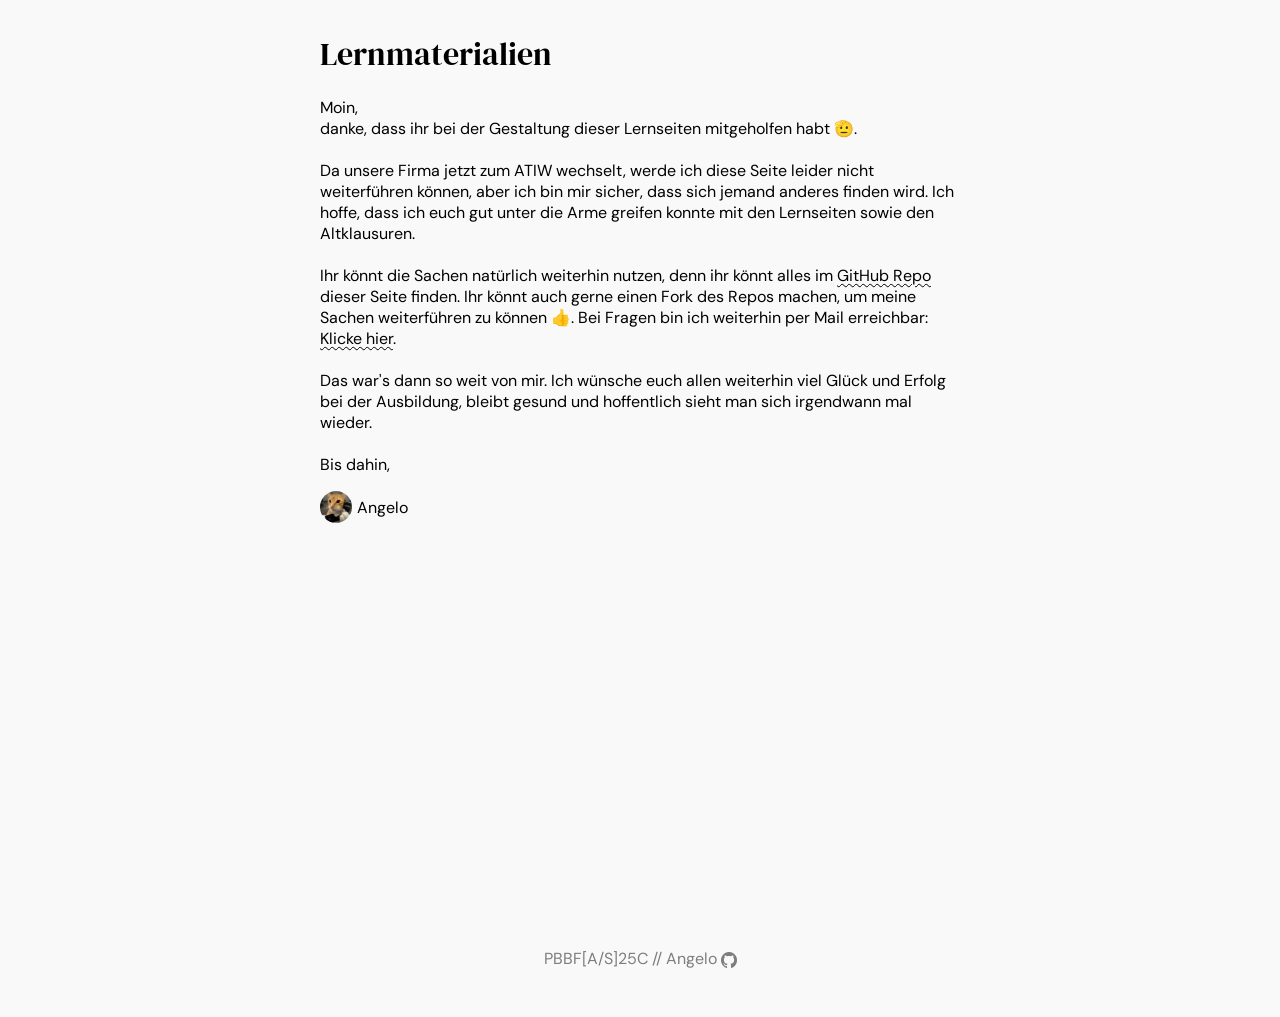
<file: index.html>
<!DOCTYPE html>
<html lang="en">

<head>
    <meta charset="UTF-8">
    <meta name="viewport" content="width=device-width, initial-scale=1.0">
    <meta name="robots" content="noindex">
    <title>Lernseiten</title>
    <link rel="stylesheet" href="index.css">
    <link rel="preconnect" href="https://fonts.googleapis.com">
    <link rel="preconnect" href="https://fonts.gstatic.com" crossorigin>
    <link href="https://fonts.googleapis.com/css2?family=DM+Serif+Display:ital@0;1&display=swap" rel="stylesheet">
    <link
        href="https://fonts.googleapis.com/css2?family=DM+Sans:ital,opsz,wght@0,9..40,100..1000;1,9..40,100..1000&family=DM+Serif+Display:ital@0;1&display=swap"
        rel="stylesheet">
    <link rel="icon" href="./resources/favicon.ico" type="image/x-icon">
</head>

<body>
    <main>
        <h1>Lernmaterialien</h1>
        <p>
            Moin,<br>
            danke, dass ihr bei der Gestaltung dieser Lernseiten mitgeholfen habt 🫡.<br><br>

            Da unsere Firma jetzt zum ATIW wechselt, werde ich diese Seite leider nicht weiterführen können, aber ich
            bin mir sicher, dass sich jemand anderes finden wird. Ich hoffe, dass ich euch gut unter die Arme greifen
            konnte mit den Lernseiten sowie den Altklausuren.<br><br>

            Ihr könnt die Sachen natürlich weiterhin nutzen, denn ihr könnt alles im
            <a href="https://github.com/Crafxi/bib_lernmaterial">GitHub Repo</a> dieser Seite finden. Ihr könnt auch
            gerne einen Fork des Repos machen, um meine Sachen weiterführen zu können 👍. Bei Fragen bin ich
            weiterhin per Mail erreichbar: <a href="mailto:info@crafxi.de">Klicke hier</a>.<br><br>

            Das war's dann so weit von mir. Ich wünsche euch allen weiterhin viel Glück und Erfolg bei der Ausbildung,
            bleibt gesund und hoffentlich sieht man sich irgendwann mal wieder.<br><br>

            Bis dahin,<br>
        </p>
        <div style="display: flex; gap: 5px;">
            <img src="./resources/pfp.jpg" alt="pfp" style="border-radius: 100%; width: 32px; height: 32px;">
            <p style="align-self: center; margin: 0;">Angelo</p>
        </div>

    </main>
</body>

<footer>
    <p>PBBF[A/S]25C // Angelo <a href="https://github.com/Crafxi" target="_blank"><img src="./resources/github.png"></a>
    </p>
</footer>

</html>
</file>
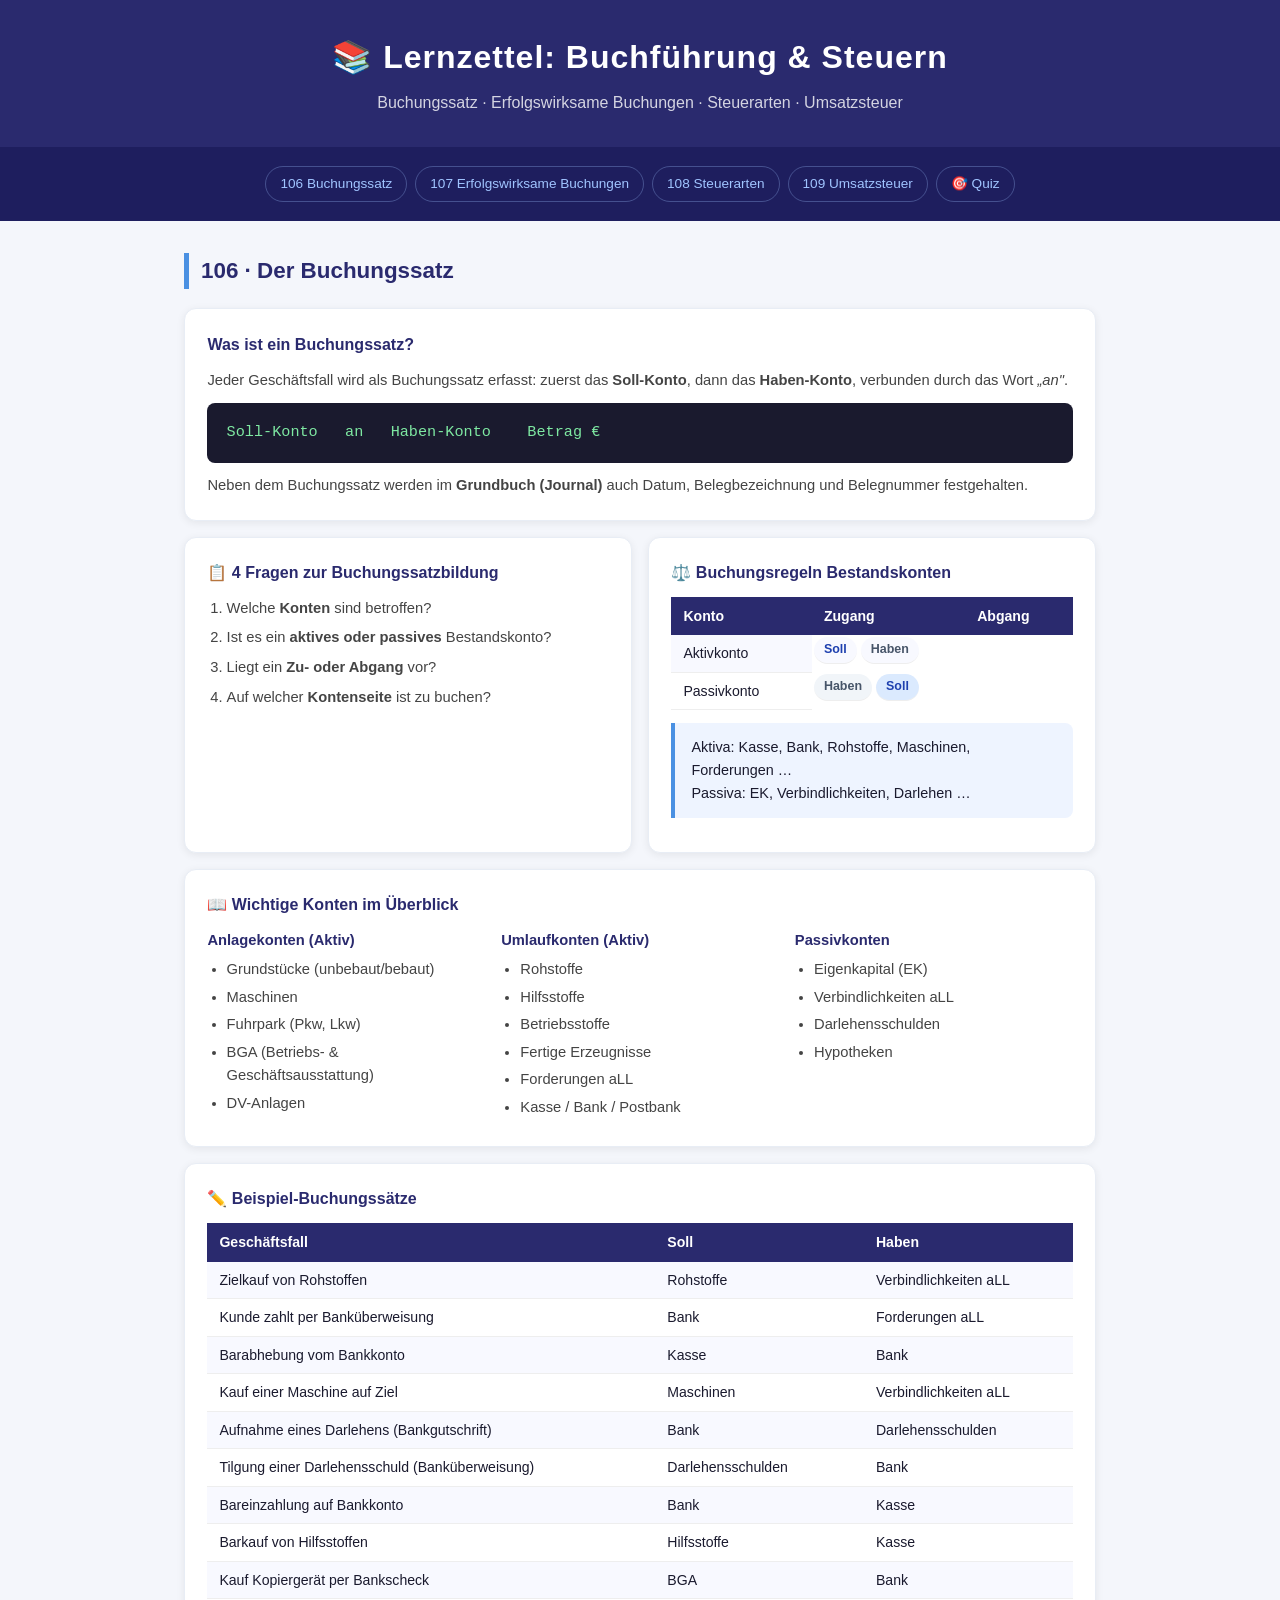
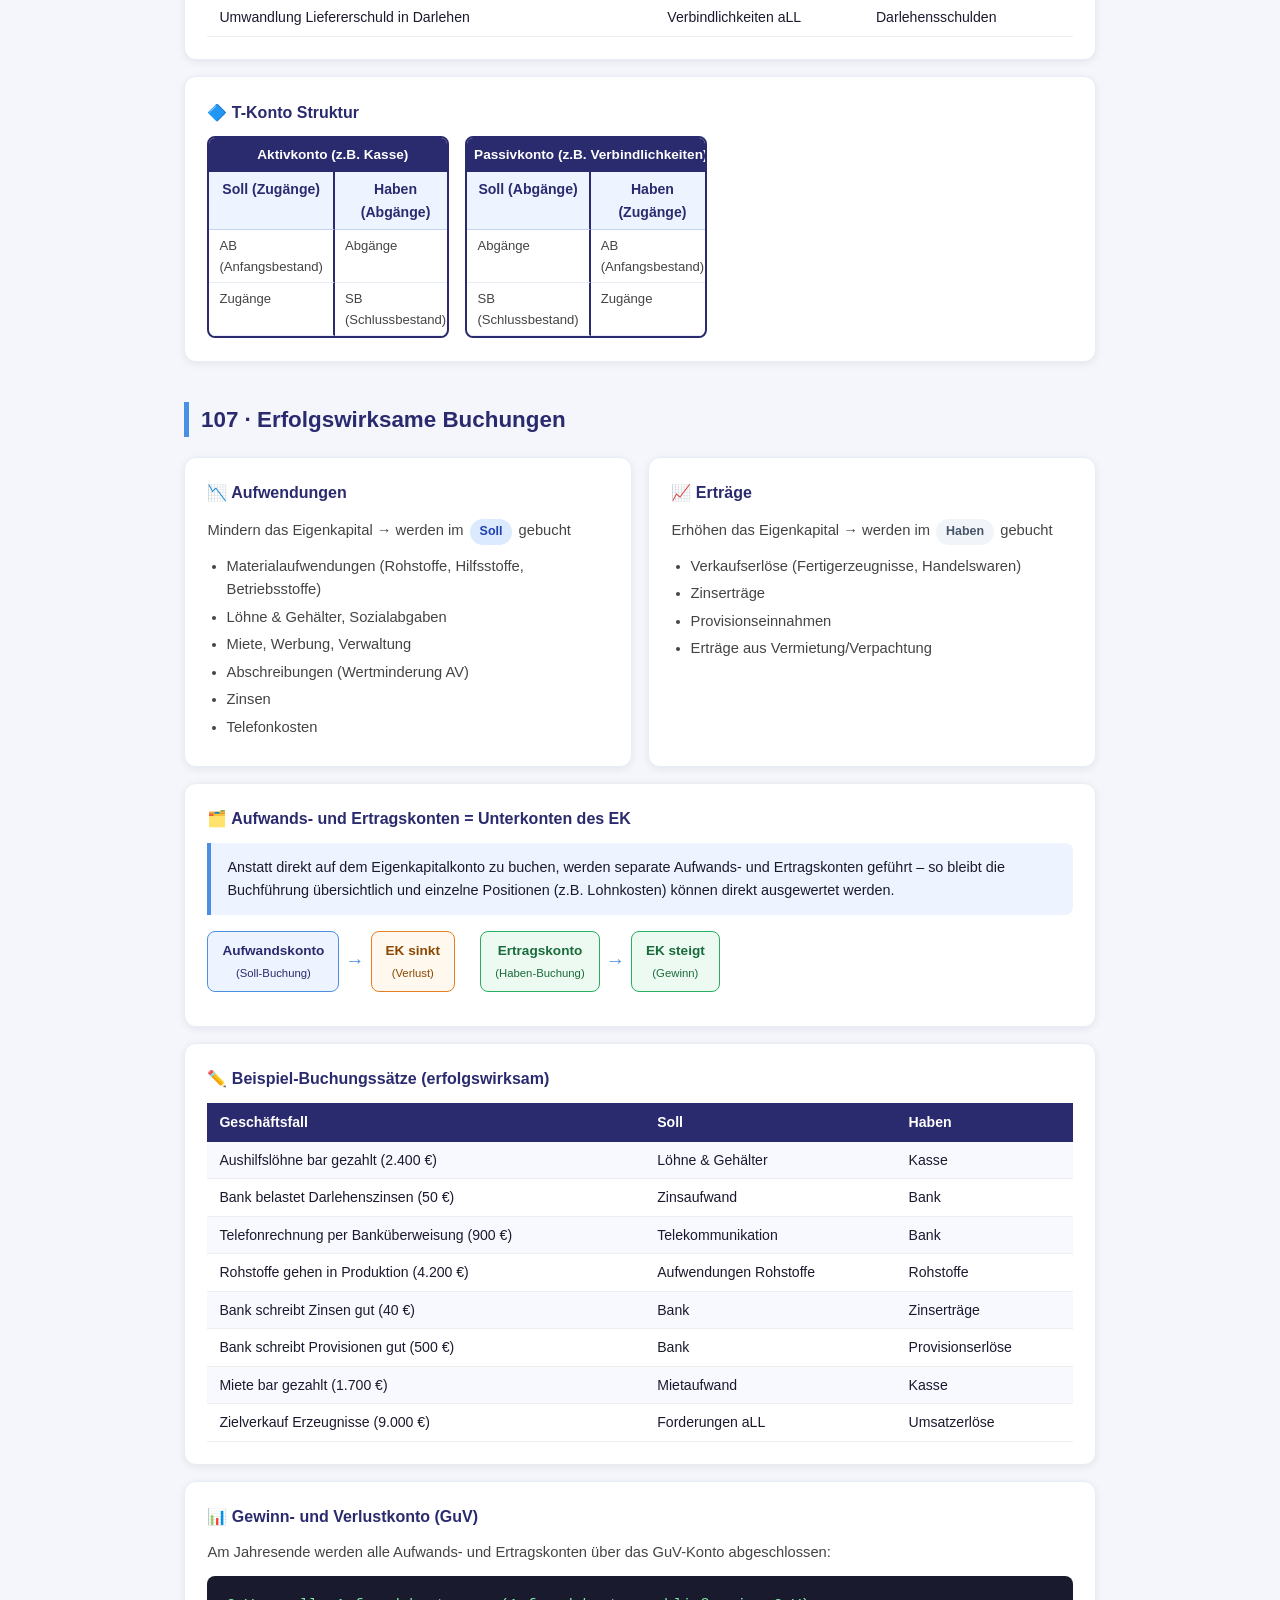
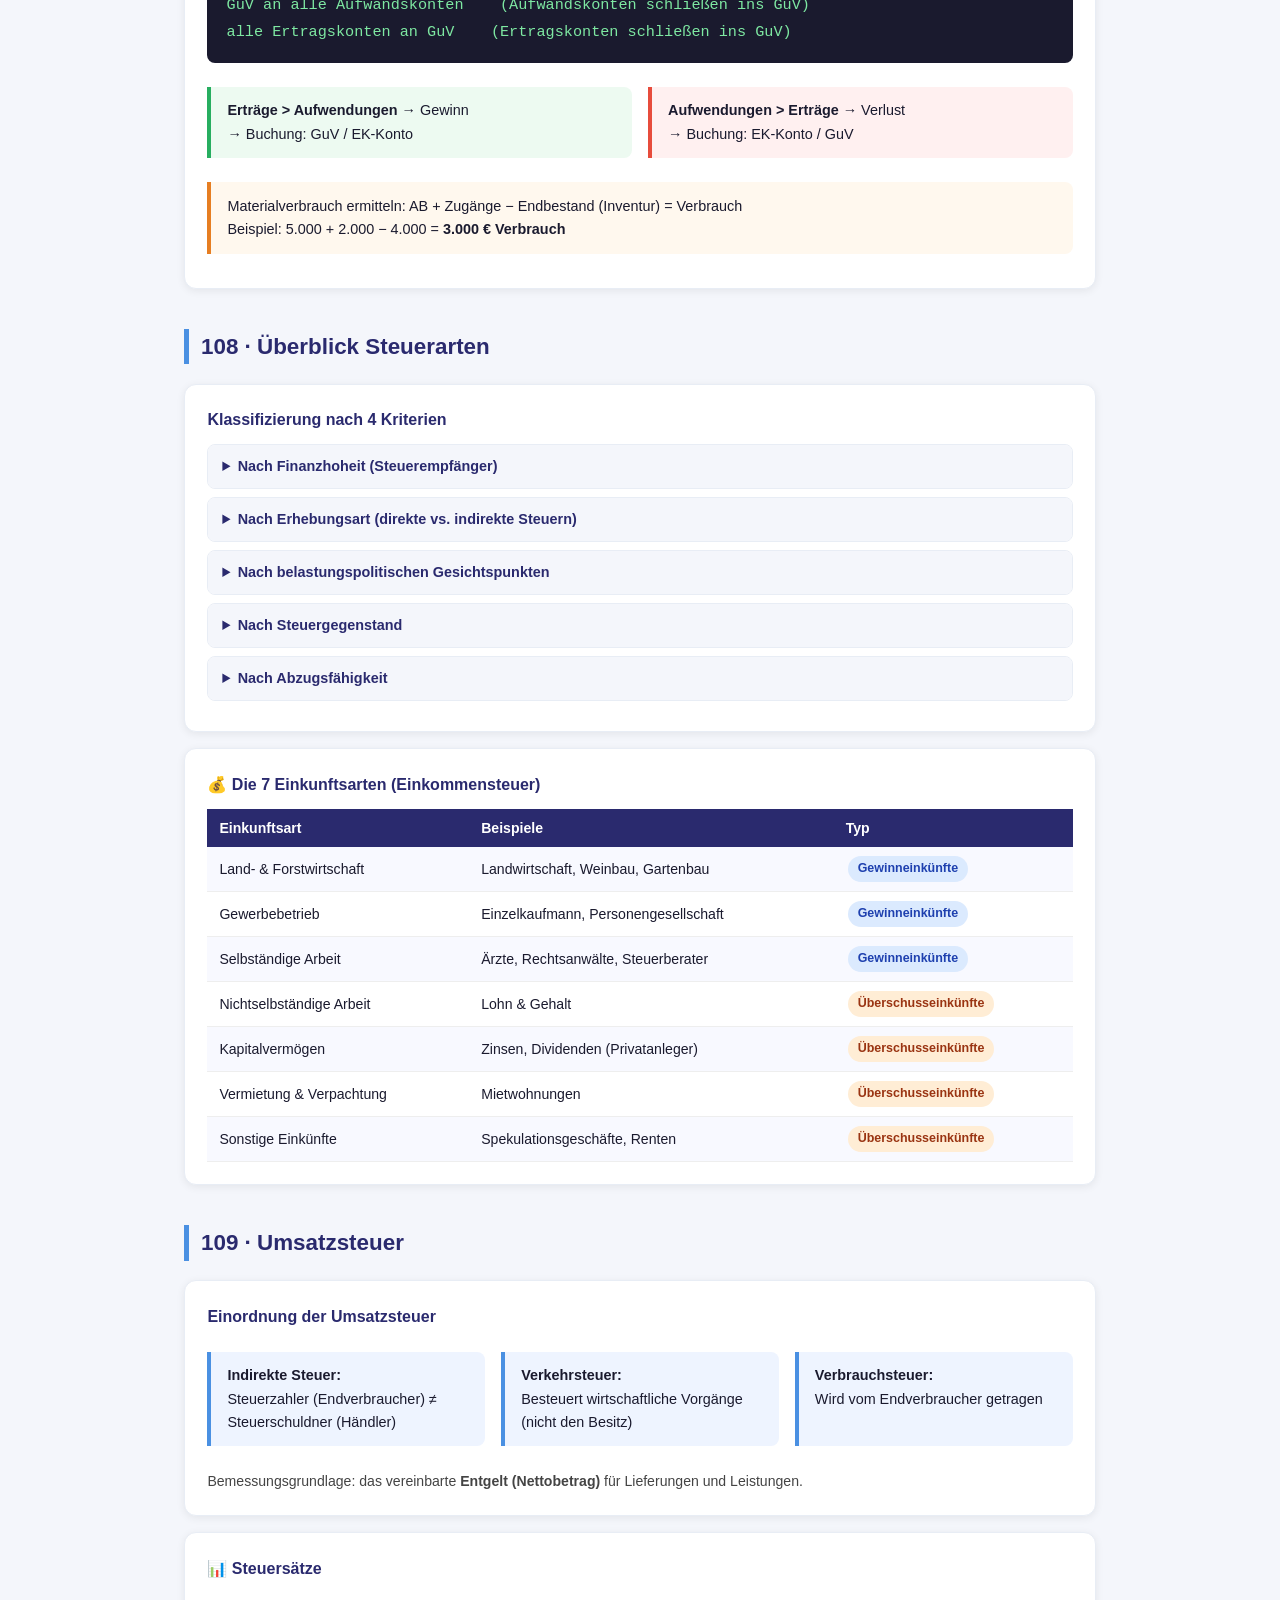
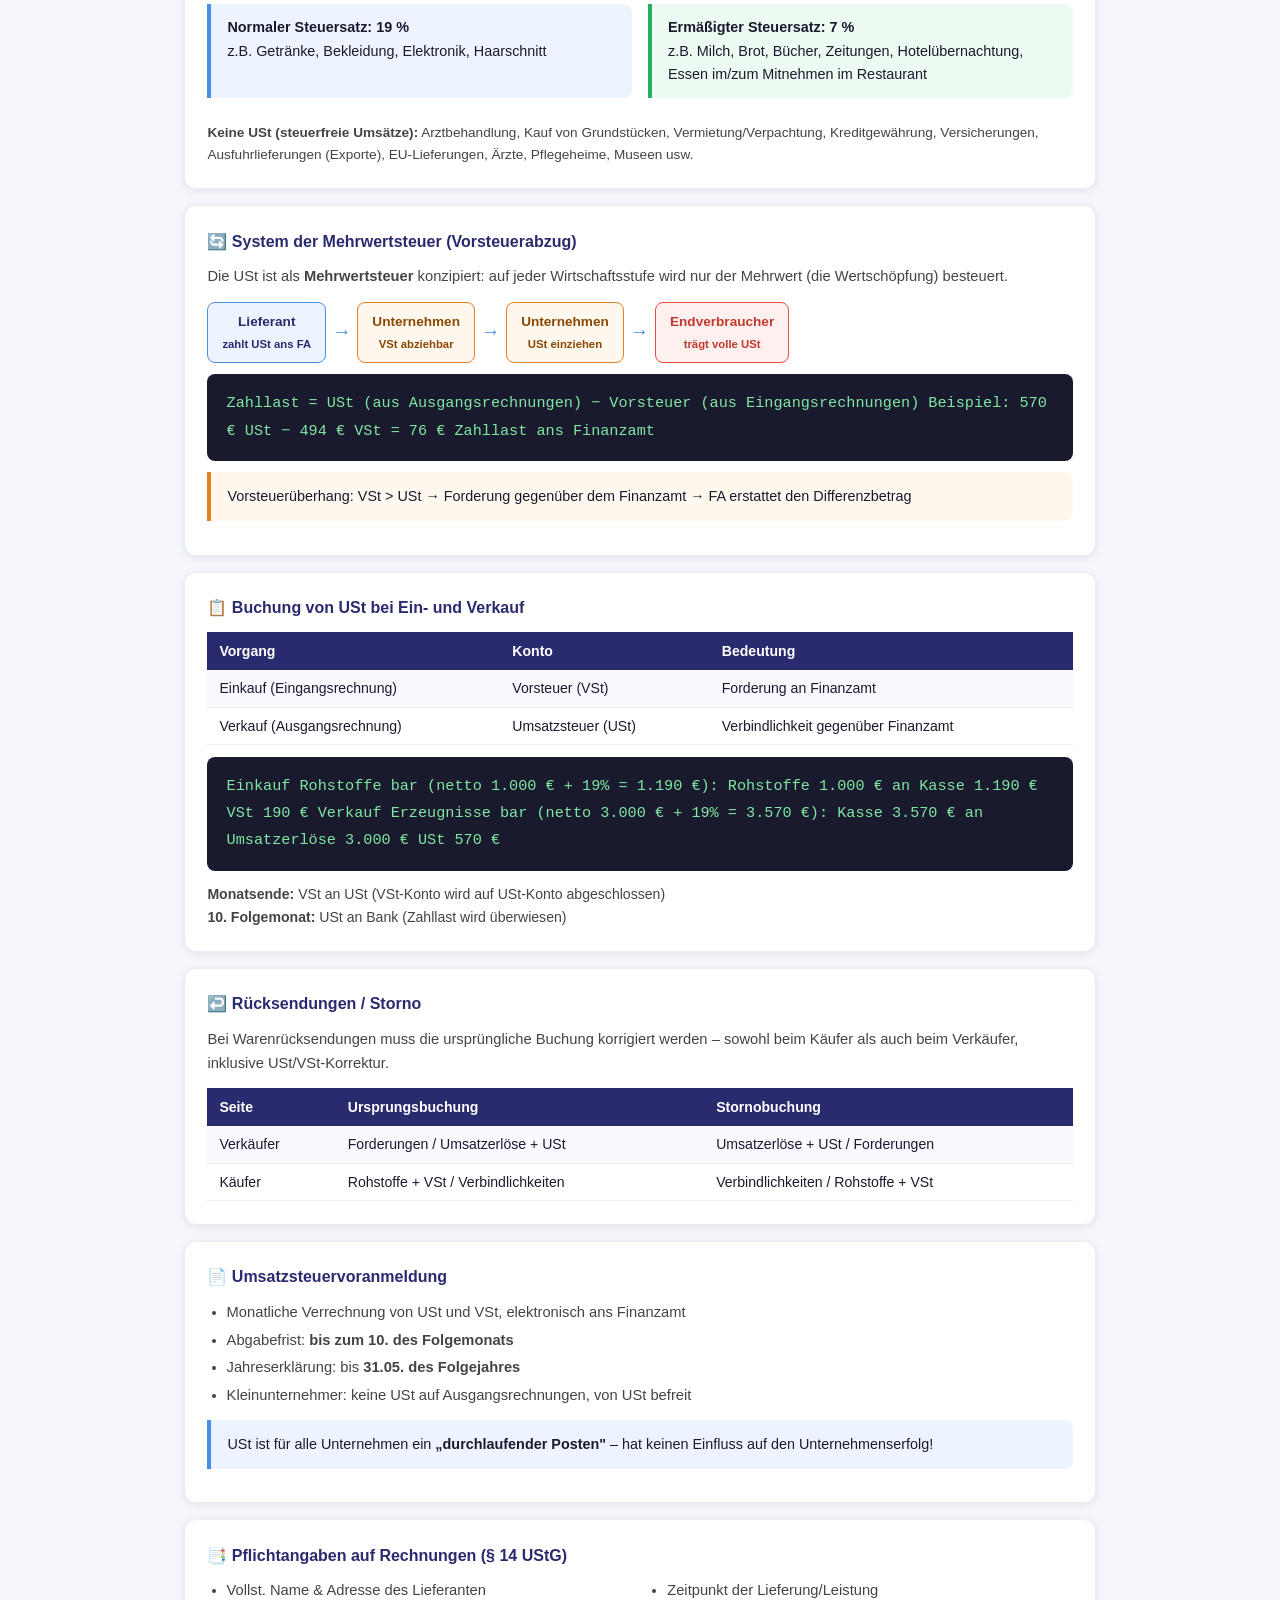
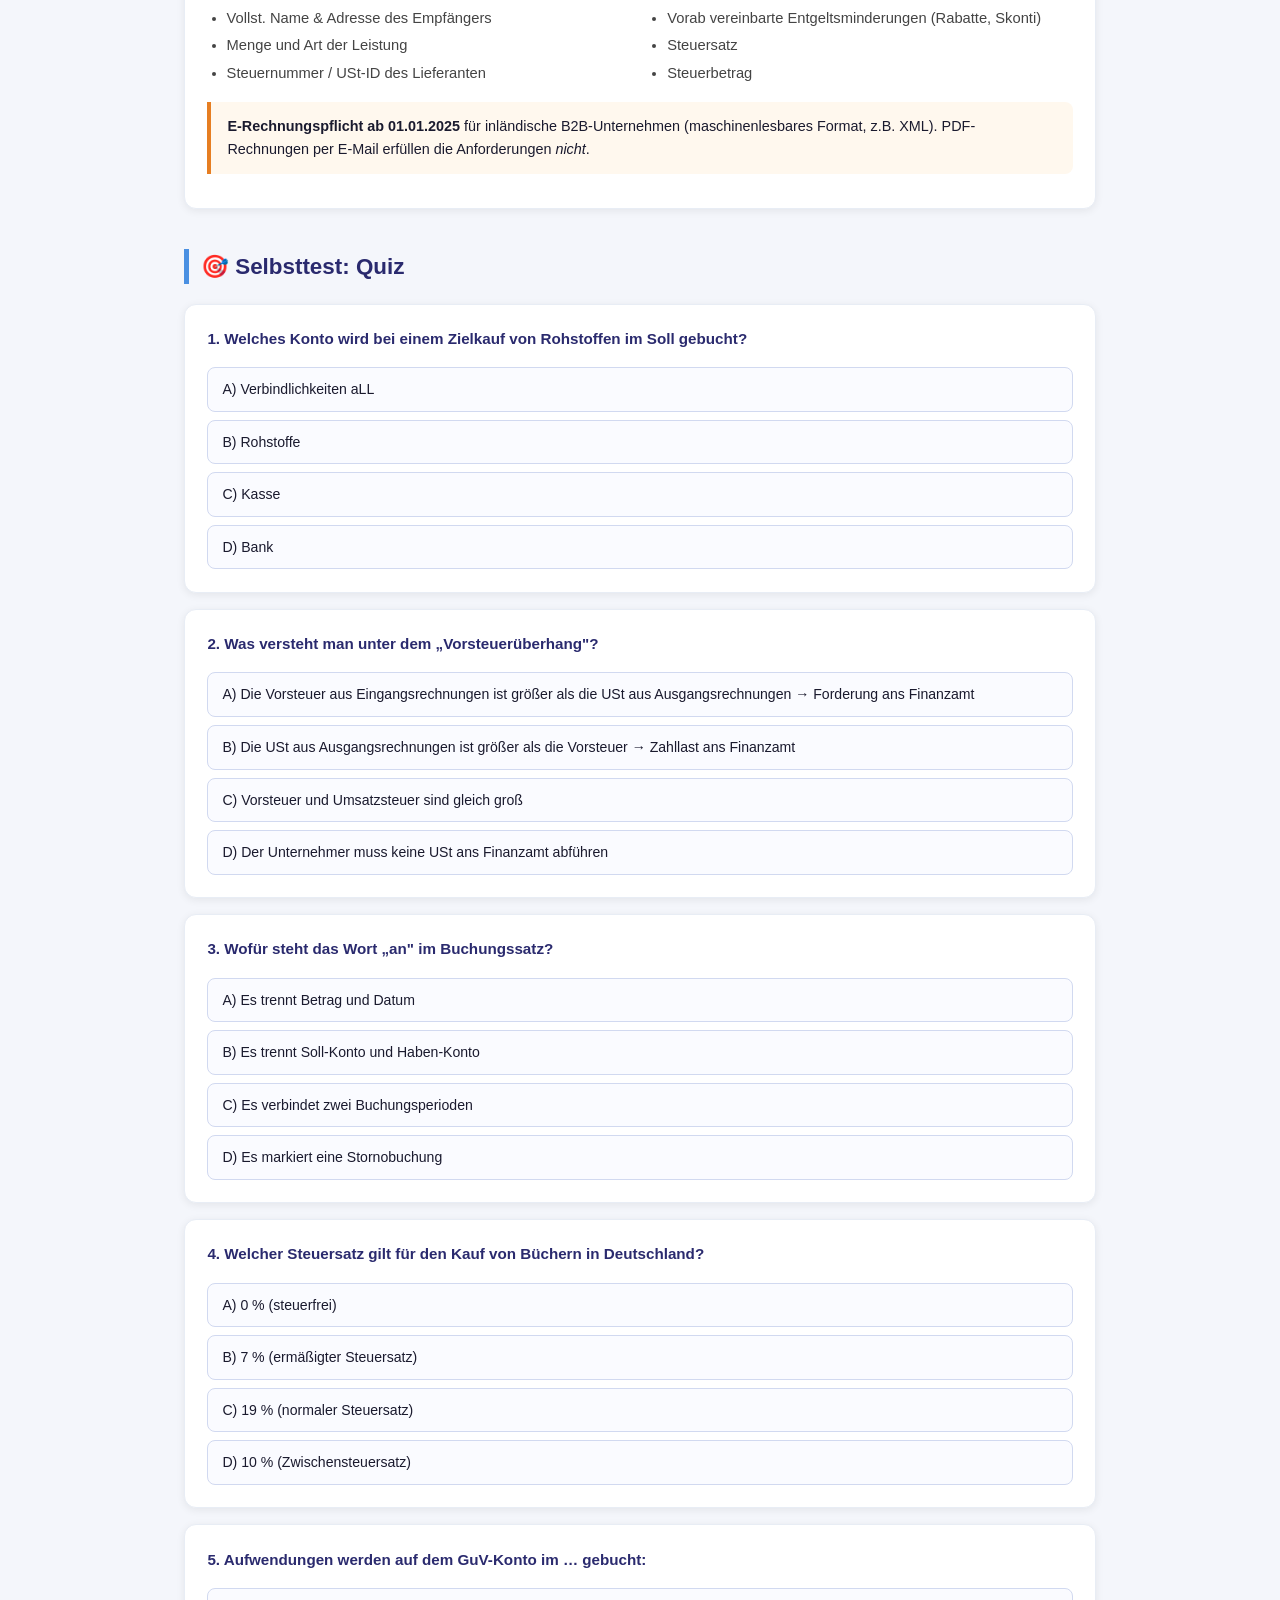
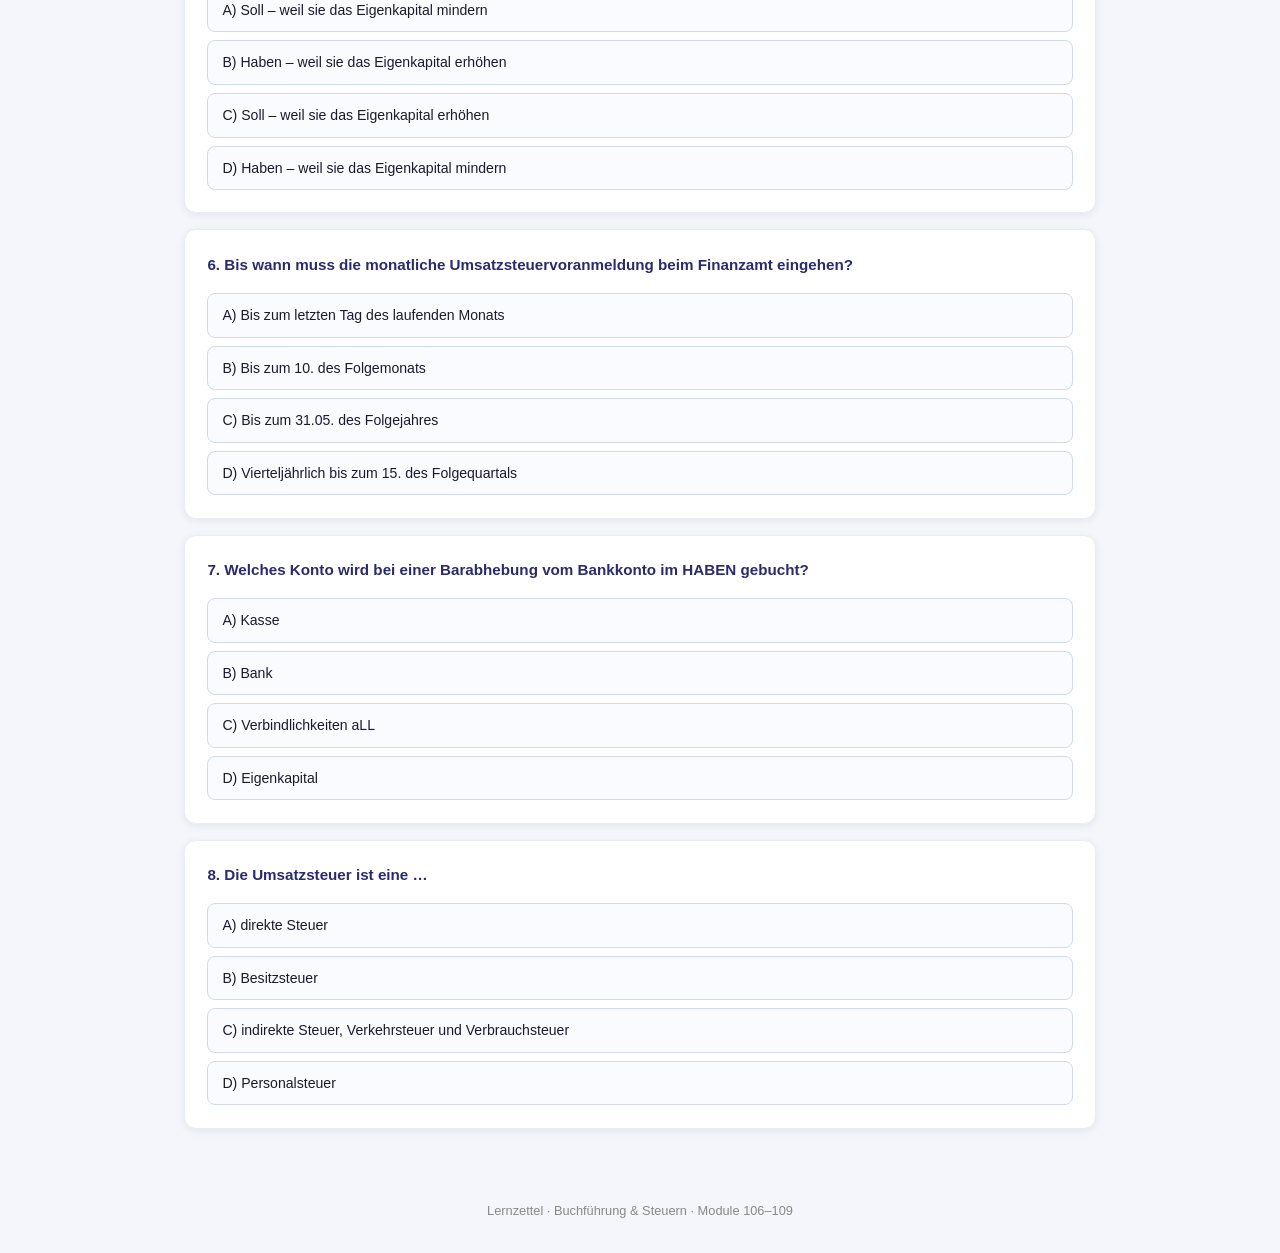
<file: RWC_Buchungen/rwc_buchungen.html>
<!DOCTYPE html>
<html lang="de">
<head>
<meta charset="UTF-8">
<meta name="viewport" content="width=device-width, initial-scale=1.0">
<title>Lernzettel: Buchführung & Steuern</title>
<style>
  * { box-sizing: border-box; margin: 0; padding: 0; }
  body { font-family: 'Segoe UI', Arial, sans-serif; background: #f4f6fb; color: #1a1a2e; line-height: 1.6; }

  .header { background: #2a2a6e; color: white; padding: 2rem; text-align: center; }
  .header h1 { font-size: 2rem; font-weight: 700; letter-spacing: 1px; }
  .header p { opacity: 0.8; margin-top: 0.4rem; font-size: 1rem; }

  .nav { display: flex; flex-wrap: wrap; gap: 8px; padding: 1.2rem 2rem; background: #1e1e5e; justify-content: center; position: sticky; top: 0; z-index: 100; }
  .nav a { color: #a0c4ff; text-decoration: none; font-size: 0.85rem; padding: 6px 14px; border-radius: 20px; border: 1px solid rgba(160,196,255,0.3); transition: all 0.2s; }
  .nav a:hover { background: rgba(160,196,255,0.15); color: white; }

  .container { max-width: 960px; margin: 2rem auto; padding: 0 1.5rem; }

  .section { margin-bottom: 2.5rem; }
  .section-title { font-size: 1.4rem; font-weight: 700; color: #2a2a6e; border-left: 5px solid #4a90e2; padding-left: 12px; margin-bottom: 1.2rem; }

  .card { background: white; border-radius: 12px; padding: 1.4rem; margin-bottom: 1rem; box-shadow: 0 2px 8px rgba(0,0,0,0.07); border: 1px solid #e8edf5; }
  .card h3 { font-size: 1rem; font-weight: 700; color: #2a2a6e; margin-bottom: 0.7rem; }
  .card p, .card li { font-size: 0.92rem; color: #444; }
  .card ul { padding-left: 1.2rem; }
  .card li { margin-bottom: 4px; }

  .grid-2 { display: grid; grid-template-columns: 1fr 1fr; gap: 1rem; }
  .grid-3 { display: grid; grid-template-columns: 1fr 1fr 1fr; gap: 1rem; }

  .highlight { background: #eef4ff; border-left: 4px solid #4a90e2; padding: 0.8rem 1rem; border-radius: 0 8px 8px 0; margin: 0.7rem 0; font-size: 0.9rem; }
  .highlight.green { background: #edfaf1; border-color: #27ae60; }
  .highlight.orange { background: #fff8ee; border-color: #e67e22; }
  .highlight.red { background: #fff0f0; border-color: #e74c3c; }

  .formula { background: #1a1a2e; color: #7ee8a2; font-family: monospace; padding: 1rem 1.2rem; border-radius: 8px; font-size: 0.95rem; margin: 0.7rem 0; line-height: 1.8; }

  table { width: 100%; border-collapse: collapse; font-size: 0.88rem; margin-top: 0.7rem; }
  th { background: #2a2a6e; color: white; padding: 8px 12px; text-align: left; }
  td { padding: 7px 12px; border-bottom: 1px solid #eee; }
  tr:nth-child(even) td { background: #f8f9ff; }
  tr:hover td { background: #eef4ff; }

  .badge { display: inline-block; padding: 3px 10px; border-radius: 20px; font-size: 0.78rem; font-weight: 600; margin: 2px; }
  .badge-blue { background: #dbeafe; color: #1e40af; }
  .badge-green { background: #dcfce7; color: #166534; }
  .badge-orange { background: #ffedd5; color: #9a3412; }
  .badge-red { background: #fee2e2; color: #991b1b; }
  .badge-gray { background: #f1f5f9; color: #475569; }

  .t-konto { display: grid; grid-template-columns: 1fr 1fr; border: 2px solid #2a2a6e; border-radius: 8px; overflow: hidden; font-size: 0.88rem; }
  .t-konto-title { grid-column: 1 / -1; background: #2a2a6e; color: white; text-align: center; padding: 6px; font-weight: 700; font-size: 0.85rem; }
  .t-konto-header { background: #eef4ff; padding: 6px 10px; font-weight: 600; color: #2a2a6e; text-align: center; border-bottom: 1px solid #c5d5ee; }
  .t-konto-left { border-right: 2px solid #2a2a6e; }
  .t-konto-cell { padding: 5px 10px; border-bottom: 1px solid #e8edf5; color: #444; font-size: 0.82rem; }
  .t-konto-empty { padding: 14px 10px; color: #aaa; font-size: 0.8rem; font-style: italic; }

  .quiz-section { margin-bottom: 2.5rem; }
  .quiz-card { background: white; border-radius: 12px; padding: 1.4rem; margin-bottom: 1rem; box-shadow: 0 2px 8px rgba(0,0,0,0.07); border: 1px solid #e8edf5; }
  .quiz-question { font-size: 0.95rem; font-weight: 600; color: #2a2a6e; margin-bottom: 1rem; }
  .quiz-options { display: flex; flex-direction: column; gap: 8px; }
  .quiz-option { padding: 10px 14px; border: 1.5px solid #d1d9f0; border-radius: 8px; cursor: pointer; font-size: 0.88rem; transition: all 0.2s; background: #fafbff; }
  .quiz-option:hover { border-color: #4a90e2; background: #eef4ff; }
  .quiz-option.correct { background: #edfaf1; border-color: #27ae60; color: #1a6b3c; font-weight: 600; }
  .quiz-option.wrong { background: #fff0f0; border-color: #e74c3c; color: #c0392b; }
  .quiz-feedback { margin-top: 10px; padding: 10px 14px; border-radius: 8px; font-size: 0.85rem; display: none; }
  .quiz-feedback.show { display: block; }
  .quiz-feedback.correct { background: #edfaf1; color: #1a6b3c; }
  .quiz-feedback.wrong { background: #fff0f0; color: #c0392b; }

  .flow { display: flex; align-items: center; flex-wrap: wrap; gap: 6px; margin: 0.7rem 0; }
  .flow-box { background: #eef4ff; border: 1.5px solid #4a90e2; border-radius: 8px; padding: 8px 14px; font-size: 0.85rem; font-weight: 600; color: #2a2a6e; text-align: center; }
  .flow-arrow { color: #4a90e2; font-size: 1.2rem; font-weight: 700; }
  .flow-box.green { background: #edfaf1; border-color: #27ae60; color: #1a6b3c; }
  .flow-box.red { background: #fff0f0; border-color: #e74c3c; color: #c0392b; }
  .flow-box.orange { background: #fff8ee; border-color: #e67e22; color: #8a4800; }

  details { border: 1px solid #e8edf5; border-radius: 8px; margin-bottom: 8px; overflow: hidden; }
  summary { background: #f4f6fb; padding: 10px 14px; cursor: pointer; font-weight: 600; font-size: 0.9rem; color: #2a2a6e; }
  summary:hover { background: #eef4ff; }
  .details-content { padding: 12px 14px; font-size: 0.88rem; color: #444; background: white; }

  .steuer-table td:first-child { font-weight: 600; }
  .no-ust { background: #f1f5f9; color: #64748b; }
  .ust7 { background: #fef9c3; color: #854d0e; }
  .ust19 { background: #dbeafe; color: #1e40af; }

  footer { text-align: center; padding: 2rem; color: #888; font-size: 0.8rem; }
</style>
</head>
<body>

<div class="header">
  <h1>📚 Lernzettel: Buchführung & Steuern</h1>
  <p>Buchungssatz · Erfolgswirksame Buchungen · Steuerarten · Umsatzsteuer</p>
</div>

<nav class="nav">
  <a href="#buchungssatz">106 Buchungssatz</a>
  <a href="#erfolg">107 Erfolgswirksame Buchungen</a>
  <a href="#steuern">108 Steuerarten</a>
  <a href="#ust">109 Umsatzsteuer</a>
  <a href="#quiz">🎯 Quiz</a>
</nav>

<div class="container">

<!-- ==================== MODUL 106 ==================== -->
<div class="section" id="buchungssatz">
  <div class="section-title">106 · Der Buchungssatz</div>

  <div class="card">
    <h3>Was ist ein Buchungssatz?</h3>
    <p>Jeder Geschäftsfall wird als Buchungssatz erfasst: zuerst das <strong>Soll-Konto</strong>, dann das <strong>Haben-Konto</strong>, verbunden durch das Wort <em>„an"</em>.</p>
    <div class="formula">Soll-Konto &nbsp;&nbsp;an&nbsp;&nbsp; Haben-Konto &nbsp;&nbsp; Betrag €</div>
    <p>Neben dem Buchungssatz werden im <strong>Grundbuch (Journal)</strong> auch Datum, Belegbezeichnung und Belegnummer festgehalten.</p>
  </div>

  <div class="grid-2">
    <div class="card">
      <h3>📋 4 Fragen zur Buchungssatzbildung</h3>
      <ol style="padding-left: 1.2rem;">
        <li style="margin-bottom: 6px;">Welche <strong>Konten</strong> sind betroffen?</li>
        <li style="margin-bottom: 6px;">Ist es ein <strong>aktives oder passives</strong> Bestandskonto?</li>
        <li style="margin-bottom: 6px;">Liegt ein <strong>Zu- oder Abgang</strong> vor?</li>
        <li style="margin-bottom: 6px;">Auf welcher <strong>Kontenseite</strong> ist zu buchen?</li>
      </ol>
    </div>
    <div class="card">
      <h3>⚖️ Buchungsregeln Bestandskonten</h3>
      <table>
        <tr><th>Konto</th><th>Zugang</th><th>Abgang</th></tr>
        <tr><td>Aktivkonto</td><td class="badge badge-blue">Soll</td><td class="badge badge-gray">Haben</td></tr>
        <tr><td>Passivkonto</td><td class="badge badge-gray">Haben</td><td class="badge badge-blue">Soll</td></tr>
      </table>
      <div class="highlight" style="margin-top: 0.8rem;">
        Aktiva: Kasse, Bank, Rohstoffe, Maschinen, Forderungen …<br>
        Passiva: EK, Verbindlichkeiten, Darlehen …
      </div>
    </div>
  </div>

  <div class="card">
    <h3>📖 Wichtige Konten im Überblick</h3>
    <div class="grid-3">
      <div>
        <p style="font-weight:700; color:#2a2a6e; margin-bottom:6px;">Anlagekonten (Aktiv)</p>
        <ul>
          <li>Grundstücke (unbebaut/bebaut)</li>
          <li>Maschinen</li>
          <li>Fuhrpark (Pkw, Lkw)</li>
          <li>BGA (Betriebs- &amp; Geschäftsausstattung)</li>
          <li>DV-Anlagen</li>
        </ul>
      </div>
      <div>
        <p style="font-weight:700; color:#2a2a6e; margin-bottom:6px;">Umlaufkonten (Aktiv)</p>
        <ul>
          <li>Rohstoffe</li>
          <li>Hilfsstoffe</li>
          <li>Betriebsstoffe</li>
          <li>Fertige Erzeugnisse</li>
          <li>Forderungen aLL</li>
          <li>Kasse / Bank / Postbank</li>
        </ul>
      </div>
      <div>
        <p style="font-weight:700; color:#2a2a6e; margin-bottom:6px;">Passivkonten</p>
        <ul>
          <li>Eigenkapital (EK)</li>
          <li>Verbindlichkeiten aLL</li>
          <li>Darlehensschulden</li>
          <li>Hypotheken</li>
        </ul>
      </div>
    </div>
  </div>

  <div class="card">
    <h3>✏️ Beispiel-Buchungssätze</h3>
    <table>
      <tr><th>Geschäftsfall</th><th>Soll</th><th>Haben</th></tr>
      <tr><td>Zielkauf von Rohstoffen</td><td>Rohstoffe</td><td>Verbindlichkeiten aLL</td></tr>
      <tr><td>Kunde zahlt per Banküberweisung</td><td>Bank</td><td>Forderungen aLL</td></tr>
      <tr><td>Barabhebung vom Bankkonto</td><td>Kasse</td><td>Bank</td></tr>
      <tr><td>Kauf einer Maschine auf Ziel</td><td>Maschinen</td><td>Verbindlichkeiten aLL</td></tr>
      <tr><td>Aufnahme eines Darlehens (Bankgutschrift)</td><td>Bank</td><td>Darlehensschulden</td></tr>
      <tr><td>Tilgung einer Darlehensschuld (Banküberweisung)</td><td>Darlehensschulden</td><td>Bank</td></tr>
      <tr><td>Bareinzahlung auf Bankkonto</td><td>Bank</td><td>Kasse</td></tr>
      <tr><td>Barkauf von Hilfsstoffen</td><td>Hilfsstoffe</td><td>Kasse</td></tr>
      <tr><td>Kauf Kopiergerät per Bankscheck</td><td>BGA</td><td>Bank</td></tr>
      <tr><td>Umwandlung Liefererschuld in Darlehen</td><td>Verbindlichkeiten aLL</td><td>Darlehensschulden</td></tr>
    </table>
  </div>

  <div class="card">
    <h3>🔷 T-Konto Struktur</h3>
    <div class="grid-2" style="max-width:500px;">
      <div class="t-konto">
        <div class="t-konto-title">Aktivkonto (z.B. Kasse)</div>
        <div class="t-konto-header t-konto-left">Soll (Zugänge)</div>
        <div class="t-konto-header">Haben (Abgänge)</div>
        <div class="t-konto-cell t-konto-left">AB (Anfangsbestand)</div>
        <div class="t-konto-cell">Abgänge</div>
        <div class="t-konto-cell t-konto-left">Zugänge</div>
        <div class="t-konto-cell">SB (Schlussbestand)</div>
      </div>
      <div class="t-konto">
        <div class="t-konto-title">Passivkonto (z.B. Verbindlichkeiten)</div>
        <div class="t-konto-header t-konto-left">Soll (Abgänge)</div>
        <div class="t-konto-header">Haben (Zugänge)</div>
        <div class="t-konto-cell t-konto-left">Abgänge</div>
        <div class="t-konto-cell">AB (Anfangsbestand)</div>
        <div class="t-konto-cell t-konto-left">SB (Schlussbestand)</div>
        <div class="t-konto-cell">Zugänge</div>
      </div>
    </div>
  </div>
</div>

<!-- ==================== MODUL 107 ==================== -->
<div class="section" id="erfolg">
  <div class="section-title">107 · Erfolgswirksame Buchungen</div>

  <div class="grid-2">
    <div class="card">
      <h3>📉 Aufwendungen</h3>
      <p>Mindern das Eigenkapital → werden im <span class="badge badge-blue">Soll</span> gebucht</p>
      <ul style="margin-top:8px;">
        <li>Materialaufwendungen (Rohstoffe, Hilfsstoffe, Betriebsstoffe)</li>
        <li>Löhne &amp; Gehälter, Sozialabgaben</li>
        <li>Miete, Werbung, Verwaltung</li>
        <li>Abschreibungen (Wertminderung AV)</li>
        <li>Zinsen</li>
        <li>Telefonkosten</li>
      </ul>
    </div>
    <div class="card">
      <h3>📈 Erträge</h3>
      <p>Erhöhen das Eigenkapital → werden im <span class="badge badge-gray">Haben</span> gebucht</p>
      <ul style="margin-top:8px;">
        <li>Verkaufserlöse (Fertigerzeugnisse, Handelswaren)</li>
        <li>Zinserträge</li>
        <li>Provisionseinnahmen</li>
        <li>Erträge aus Vermietung/Verpachtung</li>
      </ul>
    </div>
  </div>

  <div class="card">
    <h3>🗂️ Aufwands- und Ertragskonten = Unterkonten des EK</h3>
    <div class="highlight">Anstatt direkt auf dem Eigenkapitalkonto zu buchen, werden separate Aufwands- und Ertragskonten geführt – so bleibt die Buchführung übersichtlich und einzelne Positionen (z.B. Lohnkosten) können direkt ausgewertet werden.</div>
    <div class="flow" style="margin-top: 1rem;">
      <div class="flow-box">Aufwandskonto<br><small style="font-weight:400;">(Soll-Buchung)</small></div>
      <div class="flow-arrow">→</div>
      <div class="flow-box orange">EK sinkt<br><small style="font-weight:400;">(Verlust)</small></div>
      &nbsp;&nbsp;&nbsp;
      <div class="flow-box green">Ertragskonto<br><small style="font-weight:400;">(Haben-Buchung)</small></div>
      <div class="flow-arrow">→</div>
      <div class="flow-box green">EK steigt<br><small style="font-weight:400;">(Gewinn)</small></div>
    </div>
  </div>

  <div class="card">
    <h3>✏️ Beispiel-Buchungssätze (erfolgswirksam)</h3>
    <table>
      <tr><th>Geschäftsfall</th><th>Soll</th><th>Haben</th></tr>
      <tr><td>Aushilfslöhne bar gezahlt (2.400 €)</td><td>Löhne &amp; Gehälter</td><td>Kasse</td></tr>
      <tr><td>Bank belastet Darlehenszinsen (50 €)</td><td>Zinsaufwand</td><td>Bank</td></tr>
      <tr><td>Telefonrechnung per Banküberweisung (900 €)</td><td>Telekommunikation</td><td>Bank</td></tr>
      <tr><td>Rohstoffe gehen in Produktion (4.200 €)</td><td>Aufwendungen Rohstoffe</td><td>Rohstoffe</td></tr>
      <tr><td>Bank schreibt Zinsen gut (40 €)</td><td>Bank</td><td>Zinserträge</td></tr>
      <tr><td>Bank schreibt Provisionen gut (500 €)</td><td>Bank</td><td>Provisionserlöse</td></tr>
      <tr><td>Miete bar gezahlt (1.700 €)</td><td>Mietaufwand</td><td>Kasse</td></tr>
      <tr><td>Zielverkauf Erzeugnisse (9.000 €)</td><td>Forderungen aLL</td><td>Umsatzerlöse</td></tr>
    </table>
  </div>

  <div class="card">
    <h3>📊 Gewinn- und Verlustkonto (GuV)</h3>
    <p style="margin-bottom: 0.7rem;">Am Jahresende werden alle Aufwands- und Ertragskonten über das GuV-Konto abgeschlossen:</p>
    <div class="formula">GuV  an  alle Aufwandskonten&nbsp;&nbsp;&nbsp;&nbsp;(Aufwandskonten schließen ins GuV)<br>alle Ertragskonten  an  GuV&nbsp;&nbsp;&nbsp;&nbsp;(Ertragskonten schließen ins GuV)</div>
    <div class="grid-2" style="margin-top: 0.8rem;">
      <div class="highlight green"><strong>Erträge &gt; Aufwendungen</strong> → Gewinn<br>→ Buchung: GuV / EK-Konto</div>
      <div class="highlight red"><strong>Aufwendungen &gt; Erträge</strong> → Verlust<br>→ Buchung: EK-Konto / GuV</div>
    </div>
    <div class="highlight orange" style="margin-top: 0.8rem;">
      Materialverbrauch ermitteln: AB + Zugänge − Endbestand (Inventur) = Verbrauch<br>
      Beispiel: 5.000 + 2.000 − 4.000 = <strong>3.000 € Verbrauch</strong>
    </div>
  </div>
</div>

<!-- ==================== MODUL 108 ==================== -->
<div class="section" id="steuern">
  <div class="section-title">108 · Überblick Steuerarten</div>

  <div class="card">
    <h3>Klassifizierung nach 4 Kriterien</h3>
    <details>
      <summary>Nach Finanzhoheit (Steuerempfänger)</summary>
      <div class="details-content">
        <table>
          <tr><th>Art</th><th>Empfänger</th><th>Beispiele</th></tr>
          <tr><td>Gemeinschaftssteuern</td><td>Bund &amp; Länder</td><td>Einkommensteuer, Lohnsteuer</td></tr>
          <tr><td>Bundessteuern</td><td>Bund</td><td>Einfuhrumsatzsteuer</td></tr>
          <tr><td>Landessteuern</td><td>Länder</td><td>Erbschaftsteuer, Schenkungsteuer</td></tr>
          <tr><td>Gemeindesteuern</td><td>Gemeinden</td><td>Grundsteuer, Hundesteuer</td></tr>
        </table>
      </div>
    </details>
    <details>
      <summary>Nach Erhebungsart (direkte vs. indirekte Steuern)</summary>
      <div class="details-content">
        <div class="grid-2">
          <div>
            <p><strong>Direkte Steuern:</strong> Steuerzahler = Steuerträger. Keine Überwälzung möglich.<br>Beispiel: Lohnsteuer (Arbeitnehmer zahlt selbst)</p>
          </div>
          <div>
            <p><strong>Indirekte Steuern:</strong> Unternehmen führt ab, wälzt Steuer auf Verbraucher um.<br>Beispiele: Umsatzsteuer, Tabaksteuer, Mineralölsteuer</p>
          </div>
        </div>
      </div>
    </details>
    <details>
      <summary>Nach belastungspolitischen Gesichtspunkten</summary>
      <div class="details-content">
        <p><strong>Subjektsteuern (Personensteuern):</strong> berücksichtigen persönliche Verhältnisse (Familienstand, Kinder, Behinderungen) → Einkommensteuer</p>
        <p style="margin-top: 6px;"><strong>Objektsteuern (Realsteuern):</strong> knüpfen an sachliches Merkmal an → Grundsteuer</p>
      </div>
    </details>
    <details>
      <summary>Nach Steuergegenstand</summary>
      <div class="details-content">
        <table>
          <tr><th>Art</th><th>Erklärung</th><th>Beispiele</th></tr>
          <tr><td>Besitzsteuern</td><td>Einkommen/Ertrag &amp; Vermögen</td><td>Körperschaftsteuer, Grundsteuer</td></tr>
          <tr><td>Verkehrssteuern</td><td>Güteraustausch, rechtliche Vorgänge</td><td>Umsatzsteuer, Grunderwerbsteuer</td></tr>
          <tr><td>Verbrauchssteuern</td><td>Güterverbrauch</td><td>Mineralölsteuer</td></tr>
        </table>
      </div>
    </details>
    <details>
      <summary>Nach Abzugsfähigkeit</summary>
      <div class="details-content">
        <p><strong>Betriebssteuern:</strong> als Betriebsausgaben abzugsfähig → Gewerbeertragsteuer, Grundsteuer (betriebliche Grundstücke)</p>
        <p style="margin-top: 6px;"><strong>Personalsteuern:</strong> nicht abzugsfähig → Einkommensteuer, Körperschaftsteuer</p>
      </div>
    </details>
  </div>

  <div class="card">
    <h3>💰 Die 7 Einkunftsarten (Einkommensteuer)</h3>
    <table>
      <tr><th>Einkunftsart</th><th>Beispiele</th><th>Typ</th></tr>
      <tr><td>Land- &amp; Forstwirtschaft</td><td>Landwirtschaft, Weinbau, Gartenbau</td><td><span class="badge badge-blue">Gewinneinkünfte</span></td></tr>
      <tr><td>Gewerbebetrieb</td><td>Einzelkaufmann, Personengesellschaft</td><td><span class="badge badge-blue">Gewinneinkünfte</span></td></tr>
      <tr><td>Selbständige Arbeit</td><td>Ärzte, Rechtsanwälte, Steuerberater</td><td><span class="badge badge-blue">Gewinneinkünfte</span></td></tr>
      <tr><td>Nichtselbständige Arbeit</td><td>Lohn &amp; Gehalt</td><td><span class="badge badge-orange">Überschusseinkünfte</span></td></tr>
      <tr><td>Kapitalvermögen</td><td>Zinsen, Dividenden (Privatanleger)</td><td><span class="badge badge-orange">Überschusseinkünfte</span></td></tr>
      <tr><td>Vermietung &amp; Verpachtung</td><td>Mietwohnungen</td><td><span class="badge badge-orange">Überschusseinkünfte</span></td></tr>
      <tr><td>Sonstige Einkünfte</td><td>Spekulationsgeschäfte, Renten</td><td><span class="badge badge-orange">Überschusseinkünfte</span></td></tr>
    </table>
  </div>
</div>

<!-- ==================== MODUL 109 ==================== -->
<div class="section" id="ust">
  <div class="section-title">109 · Umsatzsteuer</div>

  <div class="card">
    <h3>Einordnung der Umsatzsteuer</h3>
    <div class="grid-3" style="margin-top: 0.5rem;">
      <div class="highlight"><strong>Indirekte Steuer:</strong><br>Steuerzahler (Endverbraucher) ≠ Steuerschuldner (Händler)</div>
      <div class="highlight"><strong>Verkehrsteuer:</strong><br>Besteuert wirtschaftliche Vorgänge (nicht den Besitz)</div>
      <div class="highlight"><strong>Verbrauchsteuer:</strong><br>Wird vom Endverbraucher getragen</div>
    </div>
    <p style="margin-top:0.8rem; font-size: 0.88rem;">Bemessungsgrundlage: das vereinbarte <strong>Entgelt (Nettobetrag)</strong> für Lieferungen und Leistungen.</p>
  </div>

  <div class="card">
    <h3>📊 Steuersätze</h3>
    <div class="grid-2">
      <div class="highlight"><strong>Normaler Steuersatz: 19 %</strong><br>z.B. Getränke, Bekleidung, Elektronik, Haarschnitt</div>
      <div class="highlight green"><strong>Ermäßigter Steuersatz: 7 %</strong><br>z.B. Milch, Brot, Bücher, Zeitungen, Hotelübernachtung, Essen im/zum Mitnehmen im Restaurant</div>
    </div>
    <p style="margin-top: 0.8rem; font-size: 0.85rem;"><strong>Keine USt (steuerfreie Umsätze):</strong> Arztbehandlung, Kauf von Grundstücken, Vermietung/Verpachtung, Kreditgewährung, Versicherungen, Ausfuhrlieferungen (Exporte), EU-Lieferungen, Ärzte, Pflegeheime, Museen usw.</p>
  </div>

  <div class="card">
    <h3>🔄 System der Mehrwertsteuer (Vorsteuerabzug)</h3>
    <p style="margin-bottom: 0.8rem;">Die USt ist als <strong>Mehrwertsteuer</strong> konzipiert: auf jeder Wirtschaftsstufe wird nur der Mehrwert (die Wertschöpfung) besteuert.</p>
    <div class="flow">
      <div class="flow-box">Lieferant<br><small>zahlt USt ans FA</small></div>
      <div class="flow-arrow">→</div>
      <div class="flow-box orange">Unternehmen<br><small>VSt abziehbar</small></div>
      <div class="flow-arrow">→</div>
      <div class="flow-box orange">Unternehmen<br><small>USt einziehen</small></div>
      <div class="flow-arrow">→</div>
      <div class="flow-box red">Endverbraucher<br><small>trägt volle USt</small></div>
    </div>
    <div class="formula">Zahllast = USt (aus Ausgangsrechnungen) − Vorsteuer (aus Eingangsrechnungen)
Beispiel: 570 € USt − 494 € VSt = 76 € Zahllast ans Finanzamt</div>
    <div class="highlight orange">Vorsteuerüberhang: VSt &gt; USt → Forderung gegenüber dem Finanzamt → FA erstattet den Differenzbetrag</div>
  </div>

  <div class="card">
    <h3>📋 Buchung von USt bei Ein- und Verkauf</h3>
    <table>
      <tr><th>Vorgang</th><th>Konto</th><th>Bedeutung</th></tr>
      <tr><td>Einkauf (Eingangsrechnung)</td><td>Vorsteuer (VSt)</td><td>Forderung an Finanzamt</td></tr>
      <tr><td>Verkauf (Ausgangsrechnung)</td><td>Umsatzsteuer (USt)</td><td>Verbindlichkeit gegenüber Finanzamt</td></tr>
    </table>
    <div class="formula">Einkauf Rohstoffe bar (netto 1.000 € + 19% = 1.190 €):
  Rohstoffe 1.000 €  an  Kasse 1.190 €
  VSt        190 €

Verkauf Erzeugnisse bar (netto 3.000 € + 19% = 3.570 €):
  Kasse 3.570 €  an  Umsatzerlöse  3.000 €
                     USt            570 €</div>
    <p style="margin-top: 0.8rem; font-size: 0.88rem;"><strong>Monatsende:</strong> VSt an USt (VSt-Konto wird auf USt-Konto abgeschlossen)<br>
    <strong>10. Folgemonat:</strong> USt an Bank (Zahllast wird überwiesen)</p>
  </div>

  <div class="card">
    <h3>↩️ Rücksendungen / Storno</h3>
    <p style="margin-bottom: 0.8rem;">Bei Warenrücksendungen muss die ursprüngliche Buchung korrigiert werden – sowohl beim Käufer als auch beim Verkäufer, inklusive USt/VSt-Korrektur.</p>
    <table>
      <tr><th>Seite</th><th>Ursprungsbuchung</th><th>Stornobuchung</th></tr>
      <tr><td>Verkäufer</td><td>Forderungen / Umsatzerlöse + USt</td><td>Umsatzerlöse + USt / Forderungen</td></tr>
      <tr><td>Käufer</td><td>Rohstoffe + VSt / Verbindlichkeiten</td><td>Verbindlichkeiten / Rohstoffe + VSt</td></tr>
    </table>
  </div>

  <div class="card">
    <h3>📄 Umsatzsteuervoranmeldung</h3>
    <ul>
      <li>Monatliche Verrechnung von USt und VSt, elektronisch ans Finanzamt</li>
      <li>Abgabefrist: <strong>bis zum 10. des Folgemonats</strong></li>
      <li>Jahreserklärung: bis <strong>31.05. des Folgejahres</strong></li>
      <li>Kleinunternehmer: keine USt auf Ausgangsrechnungen, von USt befreit</li>
    </ul>
    <div class="highlight" style="margin-top: 0.8rem;">USt ist für alle Unternehmen ein <strong>„durchlaufender Posten"</strong> – hat keinen Einfluss auf den Unternehmenserfolg!</div>
  </div>

  <div class="card">
    <h3>📑 Pflichtangaben auf Rechnungen (§ 14 UStG)</h3>
    <div class="grid-2">
      <ul>
        <li>Vollst. Name &amp; Adresse des Lieferanten</li>
        <li>Vollst. Name &amp; Adresse des Empfängers</li>
        <li>Menge und Art der Leistung</li>
        <li>Steuernummer / USt-ID des Lieferanten</li>
      </ul>
      <ul>
        <li>Zeitpunkt der Lieferung/Leistung</li>
        <li>Vorab vereinbarte Entgeltsminderungen (Rabatte, Skonti)</li>
        <li>Steuersatz</li>
        <li>Steuerbetrag</li>
      </ul>
    </div>
    <div class="highlight orange" style="margin-top: 0.8rem;"><strong>E-Rechnungspflicht ab 01.01.2025</strong> für inländische B2B-Unternehmen (maschinenlesbares Format, z.B. XML). PDF-Rechnungen per E-Mail erfüllen die Anforderungen <em>nicht</em>.</div>
  </div>
</div>

<!-- ==================== QUIZ ==================== -->
<div class="section quiz-section" id="quiz">
  <div class="section-title">🎯 Selbsttest: Quiz</div>

  <div class="quiz-card" id="q1">
    <div class="quiz-question">1. Welches Konto wird bei einem Zielkauf von Rohstoffen im Soll gebucht?</div>
    <div class="quiz-options">
      <div class="quiz-option" onclick="answer('q1','a','b')">A) Verbindlichkeiten aLL</div>
      <div class="quiz-option" onclick="answer('q1','b','b')">B) Rohstoffe</div>
      <div class="quiz-option" onclick="answer('q1','c','b')">C) Kasse</div>
      <div class="quiz-option" onclick="answer('q1','d','b')">D) Bank</div>
    </div>
    <div class="quiz-feedback" id="q1-feedback"></div>
  </div>

  <div class="quiz-card" id="q2">
    <div class="quiz-question">2. Was versteht man unter dem „Vorsteuerüberhang"?</div>
    <div class="quiz-options">
      <div class="quiz-option" onclick="answer('q2','a','a')">A) Die Vorsteuer aus Eingangsrechnungen ist größer als die USt aus Ausgangsrechnungen → Forderung ans Finanzamt</div>
      <div class="quiz-option" onclick="answer('q2','b','a')">B) Die USt aus Ausgangsrechnungen ist größer als die Vorsteuer → Zahllast ans Finanzamt</div>
      <div class="quiz-option" onclick="answer('q2','c','a')">C) Vorsteuer und Umsatzsteuer sind gleich groß</div>
      <div class="quiz-option" onclick="answer('q2','d','a')">D) Der Unternehmer muss keine USt ans Finanzamt abführen</div>
    </div>
    <div class="quiz-feedback" id="q2-feedback"></div>
  </div>

  <div class="quiz-card" id="q3">
    <div class="quiz-question">3. Wofür steht das Wort „an" im Buchungssatz?</div>
    <div class="quiz-options">
      <div class="quiz-option" onclick="answer('q3','a','b')">A) Es trennt Betrag und Datum</div>
      <div class="quiz-option" onclick="answer('q3','b','b')">B) Es trennt Soll-Konto und Haben-Konto</div>
      <div class="quiz-option" onclick="answer('q3','c','b')">C) Es verbindet zwei Buchungsperioden</div>
      <div class="quiz-option" onclick="answer('q3','d','b')">D) Es markiert eine Stornobuchung</div>
    </div>
    <div class="quiz-feedback" id="q3-feedback"></div>
  </div>

  <div class="quiz-card" id="q4">
    <div class="quiz-question">4. Welcher Steuersatz gilt für den Kauf von Büchern in Deutschland?</div>
    <div class="quiz-options">
      <div class="quiz-option" onclick="answer('q4','a','b')">A) 0 % (steuerfrei)</div>
      <div class="quiz-option" onclick="answer('q4','b','b')">B) 7 % (ermäßigter Steuersatz)</div>
      <div class="quiz-option" onclick="answer('q4','c','b')">C) 19 % (normaler Steuersatz)</div>
      <div class="quiz-option" onclick="answer('q4','d','b')">D) 10 % (Zwischensteuersatz)</div>
    </div>
    <div class="quiz-feedback" id="q4-feedback"></div>
  </div>

  <div class="quiz-card" id="q5">
    <div class="quiz-question">5. Aufwendungen werden auf dem GuV-Konto im … gebucht:</div>
    <div class="quiz-options">
      <div class="quiz-option" onclick="answer('q5','a','a')">A) Soll – weil sie das Eigenkapital mindern</div>
      <div class="quiz-option" onclick="answer('q5','b','a')">B) Haben – weil sie das Eigenkapital erhöhen</div>
      <div class="quiz-option" onclick="answer('q5','c','a')">C) Soll – weil sie das Eigenkapital erhöhen</div>
      <div class="quiz-option" onclick="answer('q5','d','a')">D) Haben – weil sie das Eigenkapital mindern</div>
    </div>
    <div class="quiz-feedback" id="q5-feedback"></div>
  </div>

  <div class="quiz-card" id="q6">
    <div class="quiz-question">6. Bis wann muss die monatliche Umsatzsteuervoranmeldung beim Finanzamt eingehen?</div>
    <div class="quiz-options">
      <div class="quiz-option" onclick="answer('q6','a','b')">A) Bis zum letzten Tag des laufenden Monats</div>
      <div class="quiz-option" onclick="answer('q6','b','b')">B) Bis zum 10. des Folgemonats</div>
      <div class="quiz-option" onclick="answer('q6','c','b')">C) Bis zum 31.05. des Folgejahres</div>
      <div class="quiz-option" onclick="answer('q6','d','b')">D) Vierteljährlich bis zum 15. des Folgequartals</div>
    </div>
    <div class="quiz-feedback" id="q6-feedback"></div>
  </div>

  <div class="quiz-card" id="q7">
    <div class="quiz-question">7. Welches Konto wird bei einer Barabhebung vom Bankkonto im HABEN gebucht?</div>
    <div class="quiz-options">
      <div class="quiz-option" onclick="answer('q7','a','b')">A) Kasse</div>
      <div class="quiz-option" onclick="answer('q7','b','b')">B) Bank</div>
      <div class="quiz-option" onclick="answer('q7','c','b')">C) Verbindlichkeiten aLL</div>
      <div class="quiz-option" onclick="answer('q7','d','b')">D) Eigenkapital</div>
    </div>
    <div class="quiz-feedback" id="q7-feedback"></div>
  </div>

  <div class="quiz-card" id="q8">
    <div class="quiz-question">8. Die Umsatzsteuer ist eine …</div>
    <div class="quiz-options">
      <div class="quiz-option" onclick="answer('q8','a','c')">A) direkte Steuer</div>
      <div class="quiz-option" onclick="answer('q8','b','c')">B) Besitzsteuer</div>
      <div class="quiz-option" onclick="answer('q8','c','c')">C) indirekte Steuer, Verkehrsteuer und Verbrauchsteuer</div>
      <div class="quiz-option" onclick="answer('q8','d','c')">D) Personalsteuer</div>
    </div>
    <div class="quiz-feedback" id="q8-feedback"></div>
  </div>

  <div id="quiz-result" style="display:none; background: white; border-radius: 12px; padding: 1.5rem; text-align: center; box-shadow: 0 2px 8px rgba(0,0,0,0.07); border: 1px solid #e8edf5;">
    <p style="font-size: 1.2rem; font-weight: 700; color: #2a2a6e;">Dein Ergebnis: <span id="score"></span> / 8</p>
    <p style="margin-top: 0.5rem; color: #666;" id="score-msg"></p>
    <button onclick="resetQuiz()" style="margin-top: 1rem; padding: 10px 24px; background: #2a2a6e; color: white; border: none; border-radius: 8px; cursor: pointer; font-size: 0.95rem;">🔄 Nochmal versuchen</button>
  </div>
</div>

</div><!-- /container -->

<footer>Lernzettel · Buchführung &amp; Steuern · Module 106–109</footer>

<script>
const answers = {
  q1: { correct: 'b', explanation: 'Richtig! Rohstoffe ist ein Aktivkonto – Zugang = Soll-Buchung. Verbindlichkeiten aLL im Haben (Passivkonto, Zugang).' },
  q2: { correct: 'a', explanation: 'Richtig! Vorsteuerüberhang = VSt > USt → Das Finanzamt erstattet dem Unternehmen die Differenz.' },
  q3: { correct: 'b', explanation: 'Richtig! „Soll-Konto an Haben-Konto" – das Wort „an" trennt Soll- und Haben-Konto.' },
  q4: { correct: 'b', explanation: 'Richtig! Bücher unterliegen dem ermäßigten Steuersatz von 7 %.' },
  q5: { correct: 'a', explanation: 'Richtig! Aufwendungen mindern das Eigenkapital → Soll-Buchung auf dem Aufwandskonto.' },
  q6: { correct: 'b', explanation: 'Richtig! Die USt-Voranmeldung muss bis zum 10. des Folgemonats beim FA eingehen.' },
  q7: { correct: 'b', explanation: 'Richtig! Bei Barabhebung: Kasse (Soll) an Bank (Haben). Bank ist ein Aktivkonto – Abgang = Haben-Buchung.' },
  q8: { correct: 'c', explanation: 'Richtig! Die USt ist indirekt (Unternehmer führt ab, Verbraucher trägt), eine Verkehrsteuer und eine Verbrauchsteuer.' }
};

let answered = {};

function answer(qId, chosen, correct) {
  if (answered[qId]) return;
  answered[qId] = true;
  const opts = document.querySelectorAll(`#${qId} .quiz-option`);
  const letters = ['a','b','c','d'];
  opts.forEach((opt, i) => {
    if (letters[i] === answers[qId].correct) opt.classList.add('correct');
    else if (letters[i] === chosen) opt.classList.add('wrong');
    opt.style.pointerEvents = 'none';
  });
  const fb = document.getElementById(`${qId}-feedback`);
  fb.textContent = answers[qId].explanation;
  fb.className = 'quiz-feedback show ' + (chosen === answers[qId].correct ? 'correct' : 'wrong');
  if (Object.keys(answered).length === 8) showResult();
}

function showResult() {
  let score = 0;
  for (let q in answered) {
    const chosen = answered[q];
    if (chosen === answers[q].correct) score++;
  }
  document.getElementById('score').textContent = score;
  const msgs = ['Noch mal üben! 💪', 'Guter Ansatz! 📖', 'Solide! 👍', 'Fast perfekt! 🌟', 'Perfekt! 🏆'];
  document.getElementById('score-msg').textContent = msgs[Math.min(Math.floor(score / 2), 4)];
  document.getElementById('quiz-result').style.display = 'block';
}

function resetQuiz() {
  answered = {};
  document.querySelectorAll('.quiz-option').forEach(opt => {
    opt.classList.remove('correct','wrong');
    opt.style.pointerEvents = '';
  });
  document.querySelectorAll('.quiz-feedback').forEach(fb => { fb.className = 'quiz-feedback'; fb.textContent = ''; });
  document.getElementById('quiz-result').style.display = 'none';
}
</script>
</body>
</html>
</file>
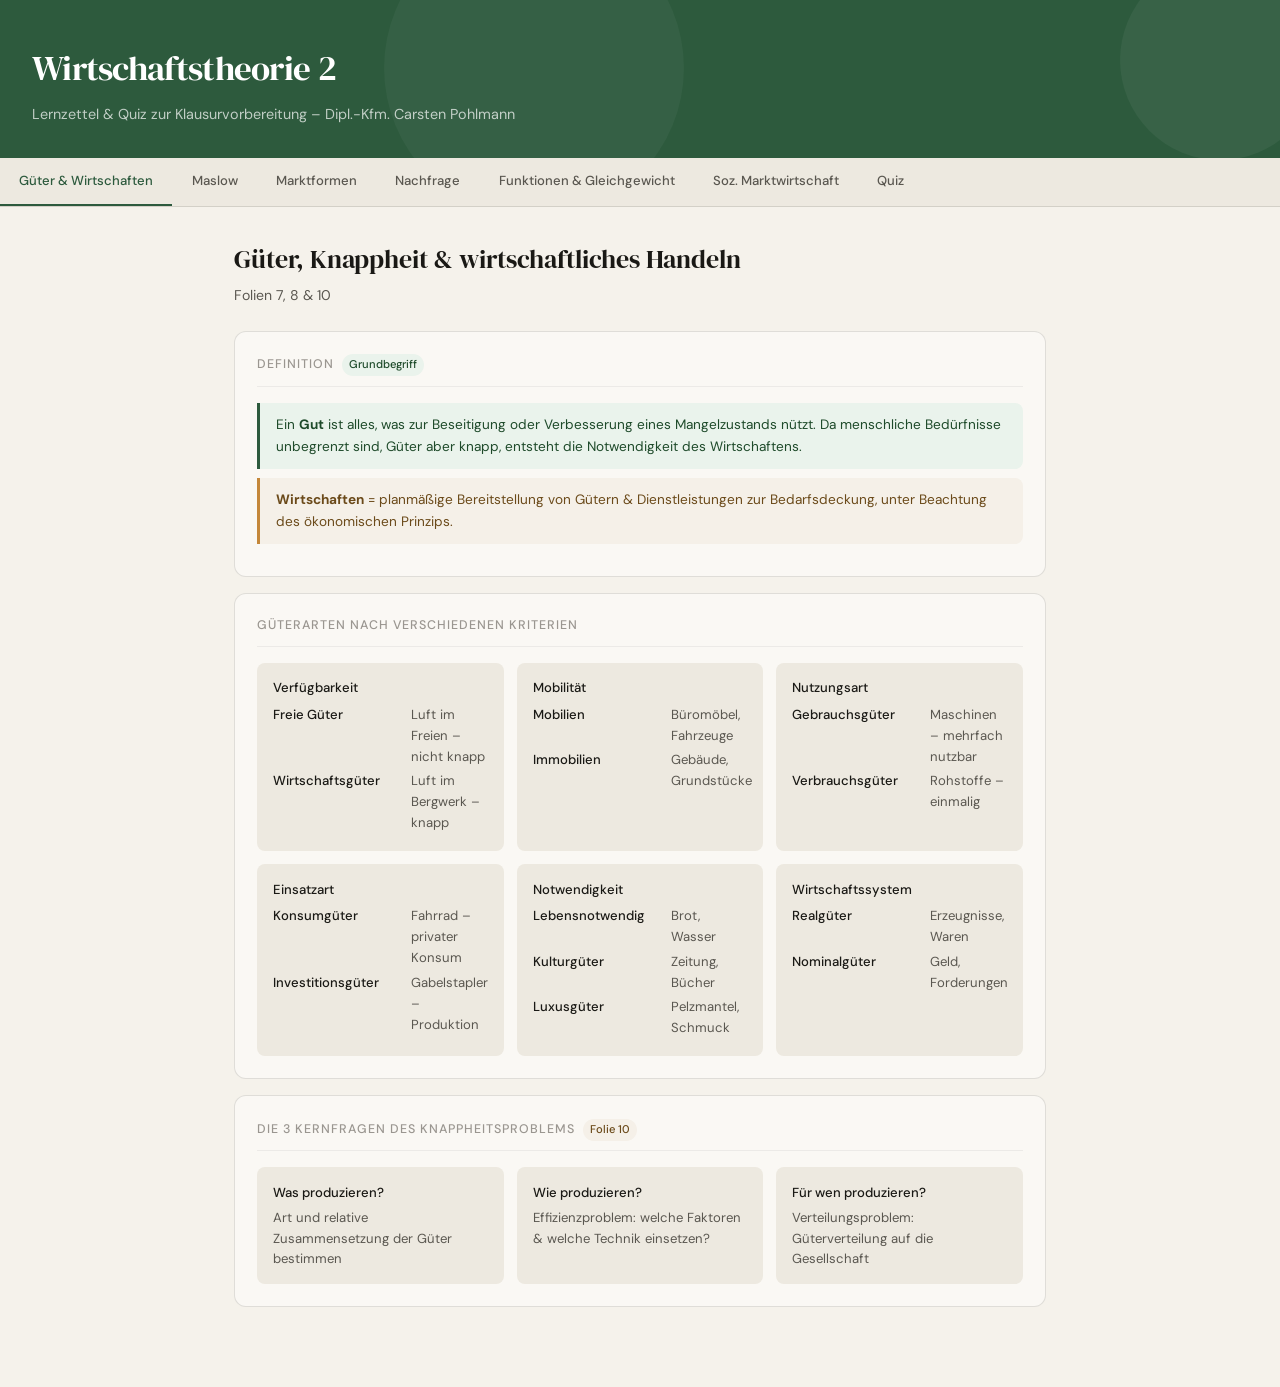
<file: WIT2/wit2.html>
<!DOCTYPE html>
<html lang="de">
<head>
<meta charset="UTF-8">
<meta name="viewport" content="width=device-width, initial-scale=1.0">
<title>Wirtschaftstheorie 2 – Lernzettel</title>
<link href="https://fonts.googleapis.com/css2?family=DM+Serif+Display&family=DM+Sans:wght@400;500&family=DM+Mono&display=swap" rel="stylesheet">
<style>
  :root {
    --bg: #f5f2eb;
    --bg2: #ede9e0;
    --bg3: #e2ddd3;
    --card: #faf8f4;
    --text: #1a1915;
    --text2: #5a5750;
    --text3: #9a9690;
    --accent: #2d5a3d;
    --accent2: #c4873a;
    --accent3: #8b3a3a;
    --border: rgba(26,25,21,0.12);
    --border2: rgba(26,25,21,0.06);
    --green-bg: #eaf3ec;
    --green-text: #1e4a2a;
    --red-bg: #f5eaea;
    --red-text: #6b2020;
    --amber-bg: #f5f0e8;
    --amber-text: #6b4a1a;
  }

  *, *::before, *::after { box-sizing: border-box; margin: 0; padding: 0; }

  body {
    font-family: 'DM Sans', sans-serif;
    background: var(--bg);
    color: var(--text);
    min-height: 100vh;
    line-height: 1.6;
  }

  header {
    background: var(--accent);
    color: #fff;
    padding: 2.5rem 2rem 2rem;
    position: relative;
    overflow: hidden;
  }
  header::before {
    content: '';
    position: absolute;
    top: -40px; right: -40px;
    width: 200px; height: 200px;
    border-radius: 50%;
    background: rgba(255,255,255,0.05);
  }
  header::after {
    content: '';
    position: absolute;
    bottom: -60px; left: 30%;
    width: 300px; height: 300px;
    border-radius: 50%;
    background: rgba(255,255,255,0.04);
  }
  header h1 {
    font-family: 'DM Serif Display', serif;
    font-size: 2.2rem;
    font-weight: 400;
    letter-spacing: -0.02em;
    position: relative;
    z-index: 1;
  }
  header p {
    font-size: 0.9rem;
    opacity: 0.7;
    margin-top: 0.4rem;
    position: relative;
    z-index: 1;
  }

  nav {
    display: flex;
    gap: 0;
    background: var(--bg2);
    border-bottom: 1px solid var(--border);
    overflow-x: auto;
    scrollbar-width: none;
  }
  nav::-webkit-scrollbar { display: none; }
  nav button {
    flex-shrink: 0;
    background: none;
    border: none;
    border-bottom: 2px solid transparent;
    padding: 0.9rem 1.2rem;
    font-family: 'DM Sans', sans-serif;
    font-size: 0.82rem;
    font-weight: 500;
    color: var(--text2);
    cursor: pointer;
    transition: all 0.15s;
    white-space: nowrap;
  }
  nav button:hover { color: var(--text); background: var(--border2); }
  nav button.active { color: var(--accent); border-bottom-color: var(--accent); }

  main {
    max-width: 860px;
    margin: 0 auto;
    padding: 2rem 1.5rem 4rem;
  }

  .section { display: none; }
  .section.show { display: block; }

  .section-header {
    margin-bottom: 1.5rem;
  }
  .section-header h2 {
    font-family: 'DM Serif Display', serif;
    font-size: 1.6rem;
    font-weight: 400;
    color: var(--text);
  }
  .section-header p {
    font-size: 0.88rem;
    color: var(--text2);
    margin-top: 0.3rem;
  }

  .card {
    background: var(--card);
    border: 1px solid var(--border);
    border-radius: 12px;
    padding: 1.4rem;
    margin-bottom: 1rem;
  }
  .card-title {
    font-size: 0.78rem;
    font-weight: 500;
    text-transform: uppercase;
    letter-spacing: 0.08em;
    color: var(--text3);
    margin-bottom: 1rem;
    padding-bottom: 0.6rem;
    border-bottom: 1px solid var(--border2);
    display: flex;
    align-items: center;
    gap: 0.5rem;
  }
  .badge {
    display: inline-block;
    font-size: 0.7rem;
    padding: 2px 7px;
    border-radius: 20px;
    font-weight: 500;
    text-transform: none;
    letter-spacing: 0;
  }
  .badge-green { background: var(--green-bg); color: var(--green-text); }
  .badge-amber { background: var(--amber-bg); color: var(--amber-text); }
  .badge-red { background: var(--red-bg); color: var(--red-text); }

  .grid2 { display: grid; grid-template-columns: repeat(auto-fit, minmax(220px, 1fr)); gap: 0.8rem; }
  .grid3 { display: grid; grid-template-columns: repeat(auto-fit, minmax(160px, 1fr)); gap: 0.8rem; }

  .box {
    background: var(--bg2);
    border-radius: 8px;
    padding: 0.9rem 1rem;
  }
  .box-title {
    font-size: 0.82rem;
    font-weight: 500;
    color: var(--text);
    margin-bottom: 0.35rem;
  }
  .box p, .txt {
    font-size: 0.82rem;
    color: var(--text2);
    line-height: 1.55;
  }

  .kv { display: flex; gap: 0.5rem; font-size: 0.82rem; margin: 0.22rem 0; align-items: flex-start; }
  .k { font-weight: 500; color: var(--text); min-width: 130px; flex-shrink: 0; }
  .v { color: var(--text2); }

  .formula {
    font-family: 'DM Mono', monospace;
    font-size: 0.82rem;
    background: var(--bg3);
    padding: 4px 10px;
    border-radius: 6px;
    display: inline-block;
    color: var(--text);
    margin: 0.3rem 0;
    border: 1px solid var(--border);
  }

  table {
    width: 100%;
    border-collapse: collapse;
    font-size: 0.8rem;
    margin-top: 0.4rem;
  }
  th {
    background: var(--bg2);
    color: var(--text2);
    font-weight: 500;
    padding: 7px 10px;
    text-align: left;
    border: 1px solid var(--border);
  }
  td {
    padding: 6px 10px;
    border: 1px solid var(--border);
    color: var(--text2);
    vertical-align: top;
  }
  td strong { color: var(--text); font-weight: 500; }

  .maslow-row {
    display: flex;
    align-items: center;
    gap: 12px;
    padding: 0.65rem 0.9rem;
    border-radius: 8px;
    margin: 5px 0;
  }
  .maslow-dot {
    width: 10px; height: 10px;
    border-radius: 50%;
    flex-shrink: 0;
  }
  .maslow-label { font-size: 0.85rem; font-weight: 500; }
  .maslow-sub { font-size: 0.78rem; opacity: 0.8; margin-top: 1px; }

  .arrow-list { list-style: none; }
  .arrow-list li { font-size: 0.82rem; color: var(--text2); padding: 0.2rem 0; padding-left: 1.2rem; position: relative; }
  .arrow-list li::before { content: '→'; position: absolute; left: 0; color: var(--accent); }

  .highlight {
    background: var(--green-bg);
    border-left: 3px solid var(--accent);
    border-radius: 0 8px 8px 0;
    padding: 0.7rem 1rem;
    font-size: 0.85rem;
    color: var(--green-text);
    margin: 0.6rem 0;
  }

  /* QUIZ */
  .progress-bar {
    height: 4px;
    background: var(--bg3);
    border-radius: 2px;
    margin-bottom: 1.5rem;
    overflow: hidden;
  }
  .progress-fill {
    height: 100%;
    background: var(--accent);
    border-radius: 2px;
    transition: width 0.3s ease;
  }

  .q-num { font-size: 0.75rem; color: var(--text3); font-weight: 500; letter-spacing: 0.06em; text-transform: uppercase; margin-bottom: 0.5rem; }
  .q-text { font-family: 'DM Serif Display', serif; font-size: 1.25rem; font-weight: 400; color: var(--text); margin-bottom: 1rem; line-height: 1.4; }

  .opt {
    display: block;
    width: 100%;
    text-align: left;
    padding: 0.8rem 1rem;
    margin: 0.4rem 0;
    border: 1px solid var(--border);
    border-radius: 8px;
    background: var(--card);
    color: var(--text);
    font-family: 'DM Sans', sans-serif;
    font-size: 0.85rem;
    cursor: pointer;
    transition: all 0.12s;
  }
  .opt:hover:not(:disabled) { background: var(--bg2); border-color: var(--accent); }
  .opt.correct { background: var(--green-bg); border-color: #2d7a40; color: var(--green-text); }
  .opt.wrong { background: var(--red-bg); border-color: #a33030; color: var(--red-text); }
  .opt.show-correct { background: var(--green-bg); border-color: #2d7a40; color: var(--green-text); }

  .feedback {
    font-size: 0.82rem;
    padding: 0.7rem 1rem;
    border-radius: 8px;
    margin-top: 0.6rem;
    line-height: 1.5;
  }
  .feedback.ok { background: var(--green-bg); color: var(--green-text); }
  .feedback.err { background: var(--red-bg); color: var(--red-text); }

  .next-btn {
    margin-top: 1rem;
    background: var(--accent);
    color: #fff;
    border: none;
    padding: 0.7rem 1.6rem;
    border-radius: 8px;
    font-family: 'DM Sans', sans-serif;
    font-size: 0.85rem;
    font-weight: 500;
    cursor: pointer;
    transition: opacity 0.15s;
  }
  .next-btn:hover { opacity: 0.88; }

  .score-wrap {
    text-align: center;
    padding: 3rem 1rem;
  }
  .score-circle {
    width: 110px; height: 110px;
    border-radius: 50%;
    background: var(--accent);
    color: #fff;
    display: flex;
    flex-direction: column;
    align-items: center;
    justify-content: center;
    margin: 0 auto 1.5rem;
  }
  .score-big { font-size: 2rem; font-weight: 500; line-height: 1; }
  .score-of { font-size: 0.78rem; opacity: 0.75; }
  .score-msg { font-family: 'DM Serif Display', serif; font-size: 1.4rem; color: var(--text); margin-bottom: 0.5rem; }
  .score-sub { font-size: 0.85rem; color: var(--text2); margin-bottom: 1.5rem; }
  .btn-row { display: flex; gap: 0.7rem; justify-content: center; flex-wrap: wrap; }
  .btn-outline {
    background: none;
    border: 1px solid var(--border);
    padding: 0.65rem 1.4rem;
    border-radius: 8px;
    font-family: 'DM Sans', sans-serif;
    font-size: 0.85rem;
    cursor: pointer;
    color: var(--text);
    transition: background 0.12s;
  }
  .btn-outline:hover { background: var(--bg2); }

  @media (max-width: 600px) {
    header h1 { font-size: 1.6rem; }
    main { padding: 1.2rem 1rem 3rem; }
    .grid2, .grid3 { grid-template-columns: 1fr; }
  }
</style>
</head>
<body>

<header>
  <h1>Wirtschaftstheorie 2</h1>
  <p>Lernzettel &amp; Quiz zur Klausurvorbereitung – Dipl.-Kfm. Carsten Pohlmann</p>
</header>

<nav>
  <button class="active" onclick="showSection('s1', this)">Güter &amp; Wirtschaften</button>
  <button onclick="showSection('s2', this)">Maslow</button>
  <button onclick="showSection('s3', this)">Marktformen</button>
  <button onclick="showSection('s4', this)">Nachfrage</button>
  <button onclick="showSection('s5', this)">Funktionen &amp; Gleichgewicht</button>
  <button onclick="showSection('s6', this)">Soz. Marktwirtschaft</button>
  <button onclick="showSection('quiz', this)">Quiz</button>
</nav>

<main>

  <!-- GÜTER & WIRTSCHAFTEN -->
  <div id="s1" class="section show">
    <div class="section-header">
      <h2>Güter, Knappheit &amp; wirtschaftliches Handeln</h2>
      <p>Folien 7, 8 &amp; 10</p>
    </div>

    <div class="card">
      <div class="card-title">Definition <span class="badge badge-green">Grundbegriff</span></div>
      <div class="highlight">Ein <strong>Gut</strong> ist alles, was zur Beseitigung oder Verbesserung eines Mangelzustands nützt. Da menschliche Bedürfnisse unbegrenzt sind, Güter aber knapp, entsteht die Notwendigkeit des Wirtschaftens.</div>
      <div class="highlight" style="margin-top:0.5rem; border-left-color: var(--accent2); background: var(--amber-bg); color: var(--amber-text);">
        <strong>Wirtschaften</strong> = planmäßige Bereitstellung von Gütern &amp; Dienstleistungen zur Bedarfsdeckung, unter Beachtung des ökonomischen Prinzips.
      </div>
    </div>

    <div class="card">
      <div class="card-title">Güterarten nach verschiedenen Kriterien</div>
      <div class="grid2">
        <div class="box">
          <div class="box-title">Verfügbarkeit</div>
          <div class="kv"><span class="k">Freie Güter</span><span class="v">Luft im Freien – nicht knapp</span></div>
          <div class="kv"><span class="k">Wirtschaftsgüter</span><span class="v">Luft im Bergwerk – knapp</span></div>
        </div>
        <div class="box">
          <div class="box-title">Mobilität</div>
          <div class="kv"><span class="k">Mobilien</span><span class="v">Büromöbel, Fahrzeuge</span></div>
          <div class="kv"><span class="k">Immobilien</span><span class="v">Gebäude, Grundstücke</span></div>
        </div>
        <div class="box">
          <div class="box-title">Nutzungsart</div>
          <div class="kv"><span class="k">Gebrauchsgüter</span><span class="v">Maschinen – mehrfach nutzbar</span></div>
          <div class="kv"><span class="k">Verbrauchsgüter</span><span class="v">Rohstoffe – einmalig</span></div>
        </div>
        <div class="box">
          <div class="box-title">Einsatzart</div>
          <div class="kv"><span class="k">Konsumgüter</span><span class="v">Fahrrad – privater Konsum</span></div>
          <div class="kv"><span class="k">Investitionsgüter</span><span class="v">Gabelstapler – Produktion</span></div>
        </div>
        <div class="box">
          <div class="box-title">Notwendigkeit</div>
          <div class="kv"><span class="k">Lebensnotwendig</span><span class="v">Brot, Wasser</span></div>
          <div class="kv"><span class="k">Kulturgüter</span><span class="v">Zeitung, Bücher</span></div>
          <div class="kv"><span class="k">Luxusgüter</span><span class="v">Pelzmantel, Schmuck</span></div>
        </div>
        <div class="box">
          <div class="box-title">Wirtschaftssystem</div>
          <div class="kv"><span class="k">Realgüter</span><span class="v">Erzeugnisse, Waren</span></div>
          <div class="kv"><span class="k">Nominalgüter</span><span class="v">Geld, Forderungen</span></div>
        </div>
      </div>
    </div>

    <div class="card">
      <div class="card-title">Die 3 Kernfragen des Knappheitsproblems <span class="badge badge-amber">Folie 10</span></div>
      <div class="grid3">
        <div class="box">
          <div class="box-title">Was produzieren?</div>
          <p>Art und relative Zusammensetzung der Güter bestimmen</p>
        </div>
        <div class="box">
          <div class="box-title">Wie produzieren?</div>
          <p>Effizienzproblem: welche Faktoren &amp; welche Technik einsetzen?</p>
        </div>
        <div class="box">
          <div class="box-title">Für wen produzieren?</div>
          <p>Verteilungsproblem: Güterverteilung auf die Gesellschaft</p>
        </div>
      </div>
    </div>
  </div>

  <!-- MASLOW -->
  <div id="s2" class="section">
    <div class="section-header">
      <h2>Bedürfnispyramide nach Maslow</h2>
      <p>Folie 9</p>
    </div>
    <div class="card">
      <div class="card-title">Definition &amp; Aufbau</div>
      <p class="txt" style="margin-bottom:1rem"><strong>Bedürfnis</strong> = Mangelgefühl, das Motivation für Handlungen liefert. Niedere Stufen müssen zuerst befriedigt sein, bevor höhere angestrebt werden.</p>

      <div class="maslow-row" style="background:#f5eaea;">
        <div class="maslow-dot" style="background:#c0392b;"></div>
        <div>
          <div class="maslow-label" style="color:#6b2020;">5. Selbstverwirklichung</div>
          <div class="maslow-sub" style="color:#8b3a3a;">Entfaltung, Kreativität, persönliches Wachstum</div>
        </div>
      </div>
      <div class="maslow-row" style="background:#f0eaf5;">
        <div class="maslow-dot" style="background:#7f77dd;"></div>
        <div>
          <div class="maslow-label" style="color:#3c3489;">4. Geltungsbedürfnisse</div>
          <div class="maslow-sub" style="color:#534ab7;">Anerkennung, Status, Prestige, Wertschätzung</div>
        </div>
      </div>
      <div class="maslow-row" style="background:#eaf3ec;">
        <div class="maslow-dot" style="background:#1d9e75;"></div>
        <div>
          <div class="maslow-label" style="color:#1e4a2a;">3. Soziale Bedürfnisse</div>
          <div class="maslow-sub" style="color:#2d5a3d;">Zugehörigkeit, Freundschaft, Liebe, Gemeinschaft</div>
        </div>
      </div>
      <div class="maslow-row" style="background:#f5f0e8;">
        <div class="maslow-dot" style="background:#c4873a;"></div>
        <div>
          <div class="maslow-label" style="color:#6b4a1a;">2. Sicherheitsbedürfnis</div>
          <div class="maslow-sub" style="color:#854f0b;">Schutz, Stabilität, Gesundheit, Arbeit, Wohnung</div>
        </div>
      </div>
      <div class="maslow-row" style="background:#e8f0f5;">
        <div class="maslow-dot" style="background:#2d5a7a;"></div>
        <div>
          <div class="maslow-label" style="color:#0c447c;">1. Physiologische Bedürfnisse</div>
          <div class="maslow-sub" style="color:#185fa5;">Essen, Trinken, Schlafen, Wärme – Basis aller Bedürfnisse</div>
        </div>
      </div>
    </div>
  </div>

  <!-- MARKTFORMEN -->
  <div id="s3" class="section">
    <div class="section-header">
      <h2>Marktformen &amp; Klassifikation</h2>
      <p>Folien 16, 17, 18</p>
    </div>
    <div class="card">
      <div class="card-title">Marktformschema <span class="badge badge-amber">Folie 16</span></div>
      <p class="txt" style="margin-bottom:0.8rem">Einteilung nach Anzahl der Anbieter (Angebot) und Nachfrager:</p>
      <table>
        <tr>
          <th>Angebot \ Nachfrage</th>
          <th>Einer</th>
          <th>Wenige</th>
          <th>Viele</th>
        </tr>
        <tr>
          <td><strong>Einer</strong></td>
          <td>Bilaterales Monopol<br><em style="font-size:0.75rem;">Panzerhersteller</em></td>
          <td>Besch. Angebotsmonopol<br><em style="font-size:0.75rem;">med. Spezialgeräte</em></td>
          <td>Angebotsmonopol<br><em style="font-size:0.75rem;">Post mit Briefmarken</em></td>
        </tr>
        <tr>
          <td><strong>Wenige</strong></td>
          <td>Besch. Nachfragemonopol<br><em style="font-size:0.75rem;">EZB mit Münzen</em></td>
          <td>Bilaterales Oligopol<br><em style="font-size:0.75rem;">Autozulieferer</em></td>
          <td>Angebotsoligopol<br><em style="font-size:0.75rem;">Tourismus, Benzin</em></td>
        </tr>
        <tr>
          <td><strong>Viele</strong></td>
          <td>Nachfragemonopol<br><em style="font-size:0.75rem;">staatl. Ausschreibungen</em></td>
          <td>Nachfrageoligopol<br><em style="font-size:0.75rem;">Arbeitsmarkt</em></td>
          <td>Polypol<br><em style="font-size:0.75rem;">Apotheke, Bäckerei</em></td>
        </tr>
      </table>
    </div>

    <div class="card">
      <div class="card-title">Marktklassifikation nach… <span class="badge badge-green">Folien 17–18</span></div>
      <div class="grid2">
        <div class="box">
          <div class="box-title">Vollkommenheit</div>
          <ul class="arrow-list">
            <li>Sachliche Gleichartigkeit der Güter</li>
            <li>Keine persönlichen Präferenzen</li>
            <li>Keine räumliche Differenzierung (Punktmarkt)</li>
            <li>Keine zeitliche Differenzierung</li>
            <li>Vollständige Markttransparenz</li>
          </ul>
        </div>
        <div class="box">
          <div class="box-title">Organisiertheit</div>
          <p>Preisbildung nach festen Regeln in besonderen Einrichtungen:</p>
          <ul class="arrow-list" style="margin-top:0.3rem">
            <li>Börsen</li>
            <li>Auktionen &amp; Versteigerungen</li>
            <li>Warenterminmärkte</li>
          </ul>
        </div>
        <div class="box">
          <div class="box-title">Beschränktheit</div>
          <p>Faktisch beschränkter Zugang durch wirtschaftliche Gegebenheiten – z.B. in der Landwirtschaft: formal freier Zugang, faktisch durch begrenztes Bodenangebot eingeschränkt.</p>
        </div>
        <div class="box">
          <div class="box-title">Regulierung</div>
          <p>Rechtlich beschränkter Marktzugang:</p>
          <ul class="arrow-list" style="margin-top:0.3rem">
            <li>Genehmigung für Gewerbebetrieb</li>
            <li>Grundstückverkehrsrecht</li>
          </ul>
        </div>
      </div>
    </div>
  </div>

  <!-- NACHFRAGE -->
  <div id="s4" class="section">
    <div class="section-header">
      <h2>Nachfragedeterminanten</h2>
      <p>Folien 23–28</p>
    </div>

    <div class="card">
      <div class="card-title">1. Produktpreis – Haupteinflussgröße <span class="badge badge-green">Folie 24</span></div>
      <div class="highlight">Normalfall: Preis ↑ → Nachfrage ↓</div>
      <div class="grid2" style="margin-top:0.8rem;">
        <div class="box">
          <div class="box-title">Substitutionseffekt</div>
          <p>Jedes Gut konkurriert mit anderen. Steigt Preis von Gut A, weicht die Nachfrage auf Gut B aus (z.B. Butter → Margarine).</p>
        </div>
        <div class="box">
          <div class="box-title">Einkommenseffekt</div>
          <p>Preis ↑ → Kaufkraft des Einkommens ↓ → Haushalt kann weniger von allen Gütern kaufen → Nachfrage insgesamt ↓</p>
        </div>
      </div>
      <div class="box" style="margin-top:0.8rem; border-left: 3px solid var(--accent3); border-radius: 0 8px 8px 0;">
        <div class="box-title" style="color:var(--accent3);">Anormale Reaktion: Preis ↑ → Nachfrage ↑</div>
        <div class="grid3" style="margin-top:0.5rem;">
          <div>
            <div class="box-title">Qualitätsvermutung</div>
            <p>Preis wird als Signal für höhere Qualität interpretiert</p>
          </div>
          <div>
            <div class="box-title">Veblen-/Snob-Effekt</div>
            <p>Mit steigendem Preis steigt der Prestigewert (z.B. Kaviar)</p>
          </div>
          <div>
            <div class="box-title">Giffen-Effekt</div>
            <p>Weitere Preissteigerungen erwartet → Hamsterkäufe</p>
          </div>
        </div>
      </div>
    </div>

    <div class="card">
      <div class="card-title">2. Preise anderer Güter <span class="badge badge-green">Folie 26</span></div>
      <div class="grid3">
        <div class="box">
          <div class="box-title">Substitutionsgüter</div>
          <p>Güter ersetzen sich gegenseitig (Butter/Margarine)</p>
          <p style="margin-top:0.4rem; font-weight:500; color:var(--accent);">Preis B ↑ → Nachfrage A ↑</p>
        </div>
        <div class="box">
          <div class="box-title">Komplementärgüter</div>
          <p>Güter ergänzen sich (Auto/Reifen)</p>
          <p style="margin-top:0.4rem; font-weight:500; color:var(--accent3);">Preis A ↑ → Nachfrage B ↓</p>
        </div>
        <div class="box">
          <div class="box-title">Unabhängige Güter</div>
          <p>Kein Zusammenhang (Butter/Bücher)</p>
          <p style="margin-top:0.4rem; color:var(--text2); font-size:0.8rem;">Trotzdem wirkt Einkommenseffekt</p>
        </div>
      </div>
    </div>

    <div class="card">
      <div class="card-title">3. Einkommen (EK) <span class="badge badge-amber">Folie 27</span></div>
      <div class="grid2">
        <div class="box">
          <div class="box-title">Superiore Güter</div>
          <p>EK ↑ → Nachfrage überproportional ↑</p>
          <p style="margin-top:0.3rem; font-size:0.78rem; color:var(--text3);">Beispiel: Luxusgüter, Reisen</p>
        </div>
        <div class="box">
          <div class="box-title">Inferiore Güter</div>
          <p>EK ↑ → Nachfrage ↓ (werden durch höherwertige Güter ersetzt)</p>
          <p style="margin-top:0.3rem; font-size:0.78rem; color:var(--text3);">Beispiel: Kartoffeln werden durch Fleisch ersetzt</p>
        </div>
      </div>
    </div>

    <div class="card">
      <div class="card-title">4. Bedürfnis- &amp; Präferenzstruktur <span class="badge badge-green">Folie 28</span></div>
      <p class="txt">Neue Bedarfe entstehen laufend durch technischen Fortschritt, Werbung etc. Dazu kommen externe Konsumenteneffekte:</p>
      <div class="grid2" style="margin-top:0.7rem;">
        <div class="box">
          <div class="box-title">Mitläufereffekt</div>
          <p>Übernahme von Konsummustern anderer (Trend folgen)</p>
        </div>
        <div class="box">
          <div class="box-title">Snob-Effekt</div>
          <p>Suche nach exklusiven Produkten, die andere nicht haben</p>
        </div>
      </div>
    </div>
  </div>

  <!-- FUNKTIONEN & GLEICHGEWICHT -->
  <div id="s5" class="section">
    <div class="section-header">
      <h2>Nachfragefunktion &amp; Marktgleichgewicht</h2>
      <p>Folien 30–32, 35, 36, 39, 40</p>
    </div>

    <div class="card">
      <div class="card-title">Nachfragefunktion <span class="badge badge-green">Folien 30–32</span></div>
      <div class="grid2">
        <div>
          <div class="box-title" style="font-size:0.85rem; margin-bottom:0.4rem;">Allgemeine Form</div>
          <div class="formula">X₁ᴺ = X₁ᴺ(p₁, p₂, …, pₙ, EK, BS)</div>
          <p class="txt" style="margin-top:0.5rem;">Vereinfacht (ceteris paribus – alle anderen Determinanten konstant):</p>
          <div class="formula">X₁ᴺ = a − b · p₁</div>
        </div>
        <div>
          <div class="box-title" style="font-size:0.85rem; margin-bottom:0.4rem;">Achsenschnittpunkte</div>
          <div class="box">
            <div class="box-title">Prohibitivpreis</div>
            <p>Schnittpunkt mit der Preisachse → Nachfragemenge = 0</p>
          </div>
          <div class="box" style="margin-top:0.5rem;">
            <div class="box-title">Sättigungsmenge</div>
            <p>Schnittpunkt mit der Mengenachse → Preis = 0</p>
          </div>
        </div>
      </div>

      <div class="box" style="margin-top:0.8rem; background: var(--green-bg);">
        <div class="box-title" style="color:var(--green-text);">Beispiel: p = 5 − 0,5 · x</div>
        <div class="grid3" style="margin-top:0.5rem;">
          <div>
            <p class="txt"><strong>Prohibitivpreis:</strong> x=0 → p = 5</p>
            <p class="txt"><strong>Sättigungsmenge:</strong> p=0 → x = 10</p>
          </div>
          <div>
            <p class="txt">p = 1 → x = 8</p>
            <p class="txt">p = 2 → x = 6</p>
            <p class="txt">p = 3 → x = 4</p>
          </div>
          <div>
            <p class="txt" style="font-size:0.78rem; color:var(--text3);">Umstellen nach x: x = (5 − p) / 0,5 = 10 − 2p</p>
          </div>
        </div>
      </div>
    </div>

    <div class="card">
      <div class="card-title">Bewegung auf vs. Verschiebung der Kurve <span class="badge badge-amber">Folie 35</span></div>
      <div class="grid2">
        <div class="box">
          <div class="box-title">Bewegung auf der Kurve</div>
          <p>Der <strong>Preis</strong> ändert sich → die Menge bewegt sich entlang derselben Nachfragekurve.</p>
          <p style="margin-top:0.4rem; font-size:0.78rem; color:var(--text3);">Preis ↓ → Menge ↑ (auf der Kurve entlang)</p>
        </div>
        <div class="box">
          <div class="box-title">Verschiebung der Kurve</div>
          <p>Eine <strong>andere Determinante</strong> ändert sich (z.B. EK ↑) → die gesamte Kurve verschiebt sich nach rechts.</p>
          <p style="margin-top:0.4rem; font-size:0.78rem; color:var(--text3);">Bei gleichem Preis wird mehr nachgefragt</p>
        </div>
      </div>
    </div>

    <div class="card">
      <div class="card-title">Marktgleichgewicht <span class="badge badge-green">Folie 36</span></div>
      <div class="highlight">Gleichgewicht bei p₀: Angebotsmenge = Nachfragemenge → Markt ist geräumt. Alle Pläne der Wirtschaftssubjekte gehen in Erfüllung.</div>
      <div class="grid2" style="margin-top:0.8rem;">
        <div class="box" style="border-left: 3px solid var(--accent); border-radius: 0 8px 8px 0;">
          <div class="box-title">Konsumentenrente</div>
          <p>Eingesparte Ausgabe der Nachfrager = Differenz zwischen ihrer Zahlungsbereitschaft und dem tatsächlichen Preis p₀.</p>
          <p style="margin-top:0.4rem; font-size:0.78rem; color:var(--text3);">Grafisch: Dreieck <em>oberhalb</em> p₀ unter der Nachfragekurve</p>
        </div>
        <div class="box" style="border-left: 3px solid var(--accent2); border-radius: 0 8px 8px 0;">
          <div class="box-title">Produzentenrente</div>
          <p>Zusatzgewinn der Anbieter, die zu einem Preis unterhalb p₀ angeboten hätten und nun mehr erhalten.</p>
          <p style="margin-top:0.4rem; font-size:0.78rem; color:var(--text3);">Grafisch: Dreieck <em>unterhalb</em> p₀ über der Angebotskurve</p>
        </div>
      </div>
    </div>
  </div>

  <!-- SOZIALE MARKTWIRTSCHAFT -->
  <div id="s6" class="section">
    <div class="section-header">
      <h2>Soziale Marktwirtschaft</h2>
      <p>Folie 14</p>
    </div>
    <div class="card">
      <div class="card-title">Euckensche Prinzipien <span class="badge badge-amber">Der „Dritte Weg"</span></div>
      <p class="txt" style="margin-bottom:0.8rem">Die soziale Marktwirtschaft verbindet marktwirtschaftliche Freiheit mit staatlicher Korrektur von Marktversagen – zwischen reiner Marktwirtschaft und Planwirtschaft.</p>
      <div class="grid2">
        <div class="box">
          <div class="box-title">Konstituierende Prinzipien</div>
          <p class="txt" style="margin-bottom:0.3rem; font-size:0.78rem; color:var(--text3);">Schaffen den Ordnungsrahmen</p>
          <ul class="arrow-list">
            <li>Offene Märkte</li>
            <li>Privateigentum an Produktionsmitteln</li>
            <li>Haftung des Eigentümers</li>
            <li>Vertragsfreiheit</li>
            <li>Stabilität der Währung (Preisniveau)</li>
            <li>Konstanz der Wirtschaftspolitik</li>
          </ul>
        </div>
        <div class="box">
          <div class="box-title">Regulierende Prinzipien</div>
          <p class="txt" style="margin-bottom:0.3rem; font-size:0.78rem; color:var(--text3);">Korrigieren Marktversagen nachträglich</p>
          <ul class="arrow-list">
            <li>Monopolaufsicht</li>
            <li>Korrektur der Einkommensverteilung</li>
            <li>Soziale Sicherung</li>
            <li>Schutz der Arbeitnehmer</li>
            <li>Internalisierung externer Effekte</li>
          </ul>
        </div>
      </div>
    </div>
  </div>

  <!-- QUIZ -->
  <div id="quiz" class="section">
    <div class="section-header">
      <h2>Quiz</h2>
      <p>Teste dein Wissen – 10 Fragen aus allen Themen</p>
    </div>
    <div class="progress-bar"><div class="progress-fill" id="prog"></div></div>
    <div id="quiz-body"></div>
    <div id="quiz-result" style="display:none;">
      <div class="card">
        <div class="score-wrap">
          <div class="score-circle">
            <div class="score-big" id="score-num"></div>
            <div class="score-of">Punkte</div>
          </div>
          <div class="score-msg" id="score-msg"></div>
          <div class="score-sub" id="score-sub"></div>
          <div class="btn-row">
            <button class="next-btn" onclick="restartQuiz()">Nochmal versuchen</button>
            <button class="btn-outline" onclick="showSection('s1', document.querySelector('nav button'))">Zurück zum Lernen</button>
          </div>
        </div>
      </div>
    </div>
  </div>

</main>

<script>
  function showSection(id, btn) {
    document.querySelectorAll('.section').forEach(s => s.classList.remove('show'));
    document.querySelectorAll('nav button').forEach(b => b.classList.remove('active'));
    document.getElementById(id).classList.add('show');
    btn.classList.add('active');
    if (id === 'quiz') initQuiz();
  }

  const questions = [
    {
      q: "Was ist ein inferiores Gut?",
      opts: ["Ein Gut, dessen Nachfrage mit steigendem Einkommen sinkt", "Ein Gut von schlechter Qualität", "Ein Gut, das nicht knapp ist", "Ein Gut, das nur der Staat kauft"],
      correct: 0,
      fb: "Inferiore Güter werden bei steigendem Einkommen weniger nachgefragt, weil sie durch höherwertige Produkte ersetzt werden – klassisches Beispiel: Kartoffeln werden durch Fleisch ersetzt."
    },
    {
      q: "Beim Nachfragemonopol gibt es…",
      opts: ["Viele Anbieter und einen einzigen Nachfrager", "Einen Anbieter und viele Nachfrager", "Wenige Anbieter und wenige Nachfrager", "Einen Anbieter und einen Nachfrager"],
      correct: 0,
      fb: "Nachfragemonopol = das Monopol liegt auf der Nachfrageseite. Viele Anbieter stehen einem einzigen Nachfrager gegenüber. Typisches Beispiel: staatliche Ausschreibungen."
    },
    {
      q: "Was beschreibt der Giffen-Effekt?",
      opts: ["Nachfrage steigt, weil weitere Preissteigerungen erwartet werden (Hamsterkäufe)", "Nachfrage steigt, weil der Preis als Qualitätssignal gilt", "Nachfrage sinkt stärker als der Preis steigt", "Nachfrage bleibt konstant trotz Preisänderung"],
      correct: 0,
      fb: "Beim Giffen-Effekt kaufen Wirtschaftssubjekte mehr von einem Gut, weil sie erwarten, dass der Preis weiter steigt – sie decken sich also vorsorglich ein (Hamsterkäufe)."
    },
    {
      q: "Was ist der Prohibitivpreis?",
      opts: ["Der Preis, bei dem die Nachfragemenge genau 0 ist", "Der höchste je gezahlte Preis auf dem Markt", "Der staatlich festgelegte Höchstpreis", "Der Gleichgewichtspreis zwischen Angebot und Nachfrage"],
      correct: 0,
      fb: "Der Prohibitivpreis ist der Schnittpunkt der Nachfragekurve mit der Preisachse. Bei diesem Preis ist niemand mehr bereit zu kaufen – die Nachfragemenge beträgt 0."
    },
    {
      q: "Eine Rechtsverschiebung der Nachfragekurve entsteht durch…",
      opts: ["Steigendes Einkommen der Haushalte", "Sinkenden Produktpreis", "Steigende Zinsen", "Mehr Anbieter auf dem Markt"],
      correct: 0,
      fb: "Wenn das Einkommen steigt, kaufen Haushalte bei gleichem Preis mehr → die Kurve verschiebt sich nach rechts (Lageparameter ändert sich). Ein sinkender Preis bewegt nur die Menge auf der bestehenden Kurve."
    },
    {
      q: "Welche Stufe steht an der Basis der Maslow-Pyramide?",
      opts: ["Physiologische Bedürfnisse", "Sicherheitsbedürfnis", "Soziale Bedürfnisse", "Selbstverwirklichung"],
      correct: 0,
      fb: "Die Basis bilden die physiologischen Bedürfnisse: Essen, Trinken, Schlafen, Wärme. Erst wenn diese erfüllt sind, streben Menschen nach höheren Stufen wie Sicherheit oder Zugehörigkeit."
    },
    {
      q: "Auto und Reifen sind…",
      opts: ["Komplementärgüter – sie ergänzen sich gegenseitig", "Substitutionsgüter – sie ersetzen sich gegenseitig", "Inferiore Güter", "Freie Güter"],
      correct: 0,
      fb: "Auto und Reifen sind Komplementärgüter: sie werden zusammen gebraucht. Steigt der Preis von Autos, sinkt auch die Nachfrage nach Reifen – gleichgerichtete Reaktion."
    },
    {
      q: "Was sind die konstituierenden Prinzipien der sozialen Marktwirtschaft?",
      opts: ["Grundregeln, die den Ordnungsrahmen des Wirtschaftssystems schaffen", "Regeln, die Marktversagen nachträglich korrigieren", "Gesetze zur Verstaatlichung von Unternehmen", "Vorgaben für staatliche Produktionsplanung"],
      correct: 0,
      fb: "Konstituierende Prinzipien schaffen den Rahmen: offene Märkte, Privateigentum, Vertragsfreiheit usw. Die regulierenden Prinzipien (Monopolaufsicht, soziale Sicherung) korrigieren dagegen Marktversagen."
    },
    {
      q: "Was versteht man unter der Konsumentenrente?",
      opts: ["Die Ersparnis der Käufer gegenüber ihrer maximalen Zahlungsbereitschaft", "Der Gewinn der Verkäufer über ihren Mindestpreis hinaus", "Die Summe aller auf dem Markt gezahlten Preise", "Die Differenz zwischen Angebots- und Nachfragemenge"],
      correct: 0,
      fb: "Konsumentenrente = Differenz zwischen dem Preis, den Nachfrager maximal zahlen würden, und dem tatsächlichen Marktpreis p₀. Grafisch ist es das Dreieck oberhalb von p₀ unter der Nachfragekurve."
    },
    {
      q: "Gebrauchsgüter unterscheiden sich von Verbrauchsgütern dadurch, dass sie…",
      opts: ["Mehrfach genutzt werden können (z.B. Maschinen)", "Einmalig genutzt werden (z.B. Rohstoffe)", "Nur vom Staat angeschafft werden", "Kostenlos verfügbar sind"],
      correct: 0,
      fb: "Gebrauchsgüter (wie Maschinen oder Fahrzeuge) können mehrfach genutzt werden. Verbrauchsgüter (wie Rohstoffe oder Lebensmittel) werden bei der Nutzung verbraucht."
    }
  ];

  let answers = [];
  let current = 0;

  function initQuiz() {
    answers = new Array(questions.length).fill(null);
    current = 0;
    document.getElementById('quiz-result').style.display = 'none';
    document.getElementById('quiz-body').innerHTML = '';
    renderQuestion();
  }

  function restartQuiz() {
    document.getElementById('quiz-result').style.display = 'none';
    initQuiz();
  }

  function renderQuestion() {
    const q = questions[current];
    const answered = answers[current] !== null;
    const pct = (current / questions.length) * 100;
    document.getElementById('prog').style.width = pct + '%';

    let html = '<div class="card">';
    html += '<div class="q-num">Frage ' + (current + 1) + ' von ' + questions.length + '</div>';
    html += '<div class="q-text">' + q.q + '</div>';

    q.opts.forEach((opt, i) => {
      let cls = 'opt';
      if (answered) {
        if (i === q.correct) cls += ' show-correct';
        else if (i === answers[current] && answers[current] !== q.correct) cls += ' wrong';
      }
      html += '<button class="' + cls + '" onclick="answer(' + i + ')" ' + (answered ? 'disabled' : '') + '>' + opt + '</button>';
    });

    if (answered) {
      const ok = answers[current] === q.correct;
      html += '<div class="feedback ' + (ok ? 'ok' : 'err') + '">';
      html += '<strong>' + (ok ? '✓ Richtig!' : '✗ Leider falsch.') + '</strong> ' + q.fb;
      html += '</div>';
    }

    html += '</div>';

    if (answered) {
      if (current < questions.length - 1) {
        html += '<button class="next-btn" onclick="nextQ()">Nächste Frage →</button>';
      } else {
        html += '<button class="next-btn" onclick="showResult()">Ergebnis anzeigen →</button>';
      }
    }

    document.getElementById('quiz-body').innerHTML = html;
  }

  function answer(i) {
    if (answers[current] !== null) return;
    answers[current] = i;
    renderQuestion();
  }

  function nextQ() {
    current++;
    renderQuestion();
  }

  function showResult() {
    const score = answers.filter((a, i) => a === questions[i].correct).length;
    document.getElementById('quiz-body').innerHTML = '';
    document.getElementById('prog').style.width = '100%';
    document.getElementById('quiz-result').style.display = 'block';
    document.getElementById('score-num').textContent = score + ' / ' + questions.length;

    let msg, sub;
    if (score === questions.length) {
      msg = 'Perfekt!';
      sub = 'Alle Fragen richtig – du bist bestens auf die Klausur vorbereitet.';
    } else if (score >= 8) {
      msg = 'Sehr gut!';
      sub = 'Fast alles richtig. Schau dir die falschen Antworten kurz nochmal an.';
    } else if (score >= 6) {
      msg = 'Gut!';
      sub = 'Solide Basis. Wiederhole die Themen, bei denen du Fehler gemacht hast.';
    } else {
      msg = 'Noch etwas Übung nötig.';
      sub = 'Lies die Lernzettel-Abschnitte nochmal durch und versuche es erneut.';
    }

    document.getElementById('score-msg').textContent = msg;
    document.getElementById('score-sub').textContent = sub;
  }
</script>

</body>
</html>
</file>
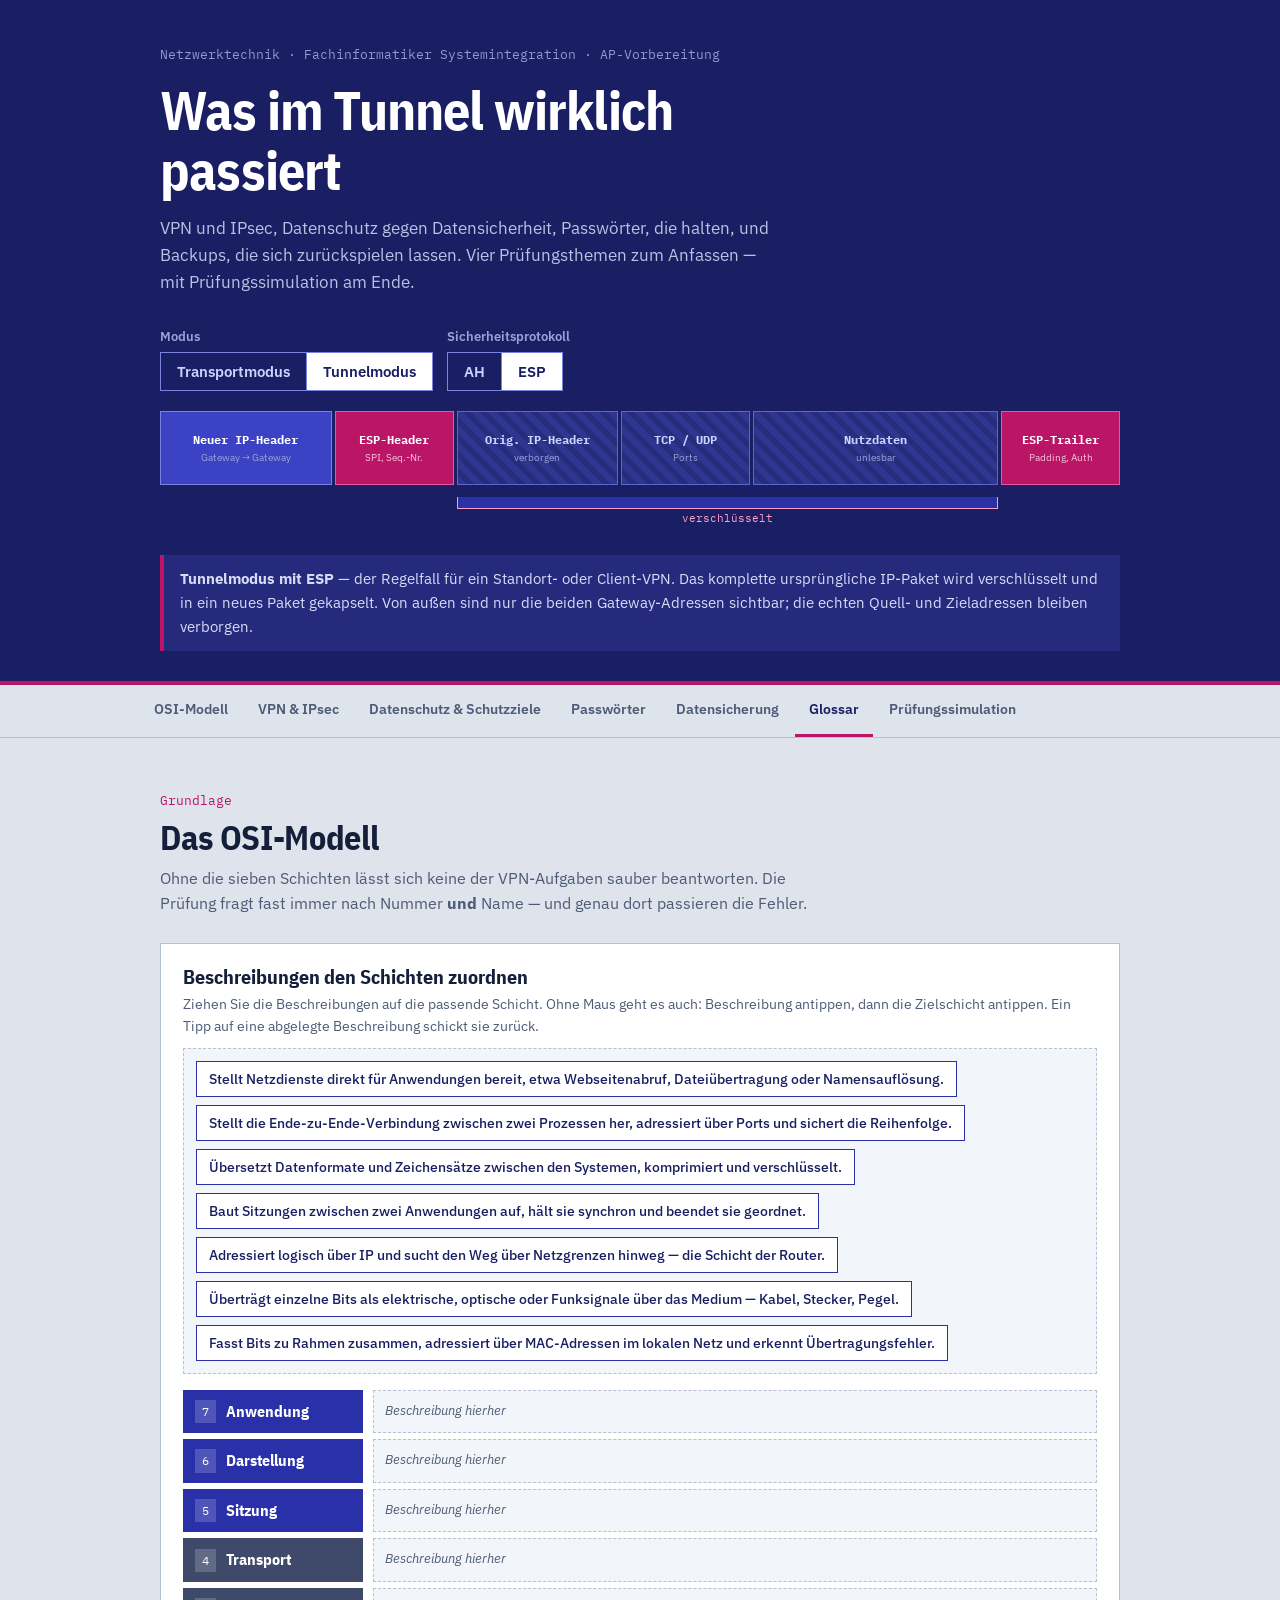
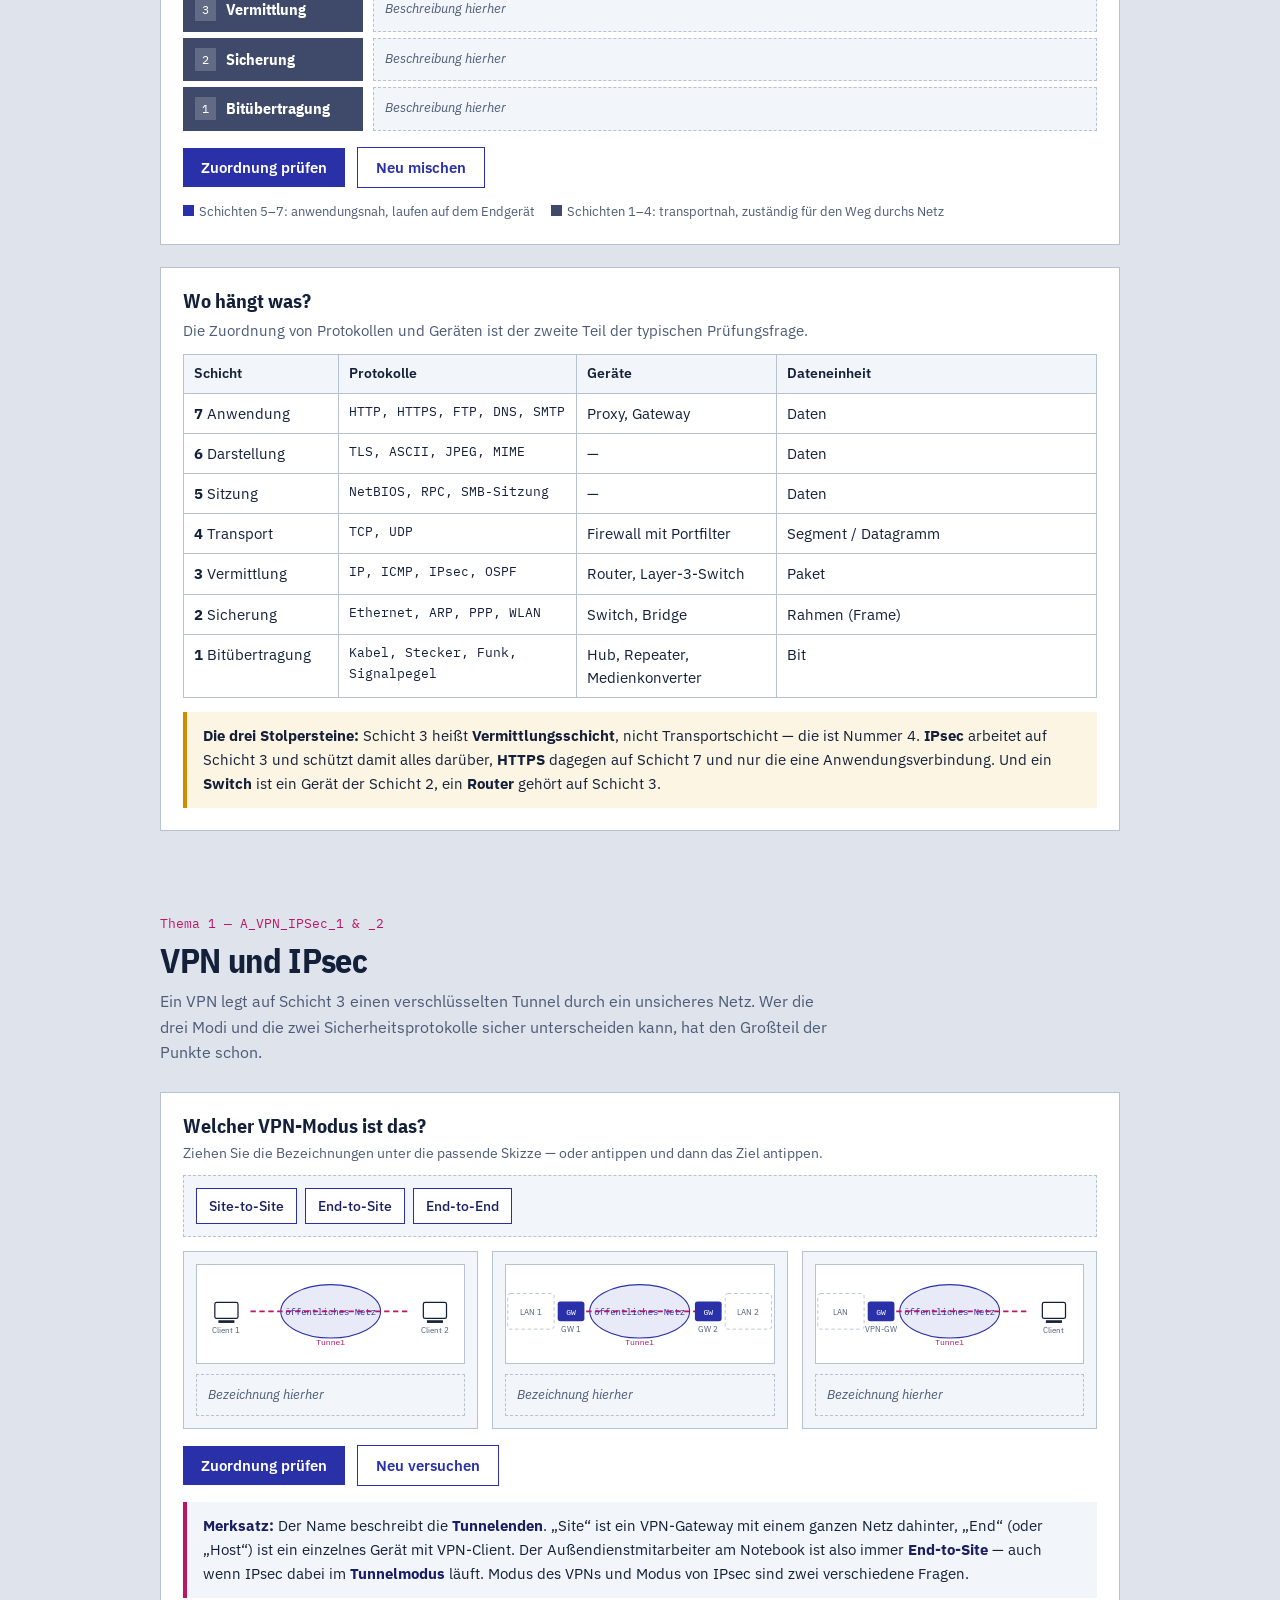
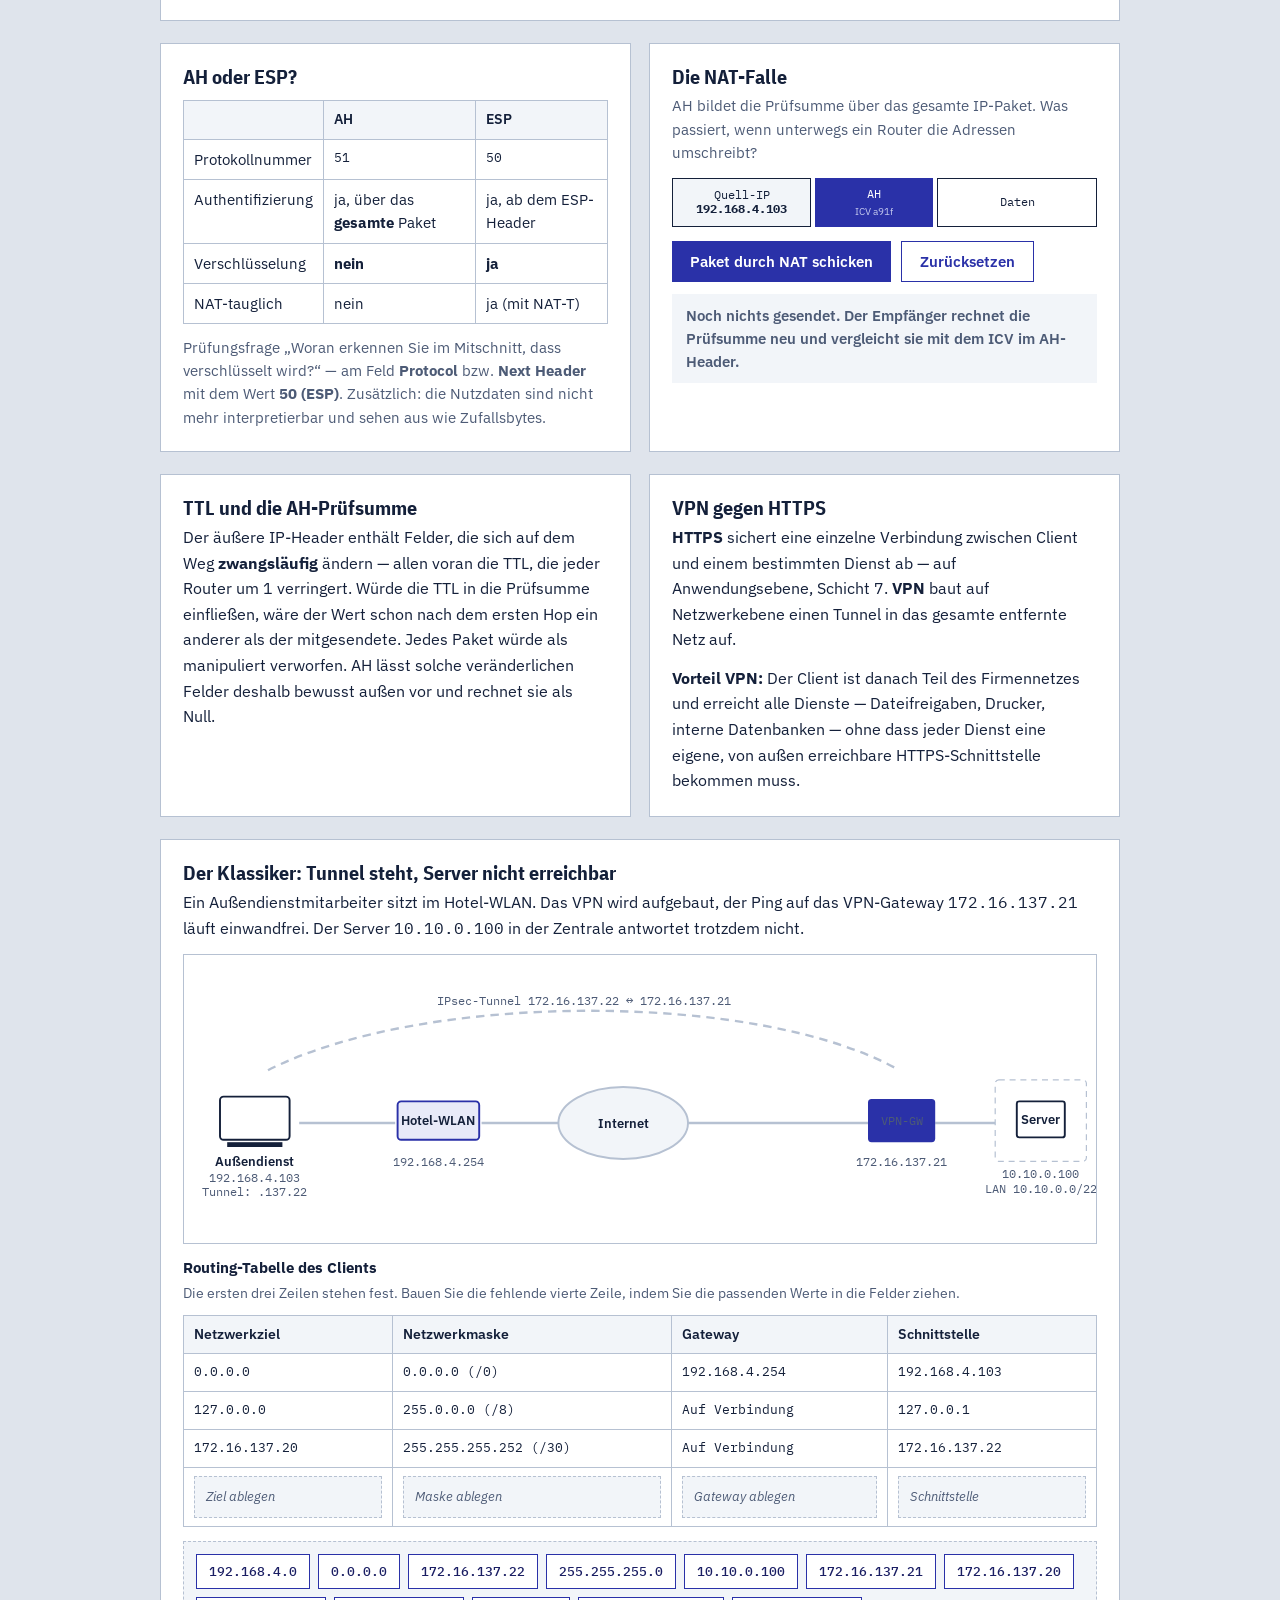
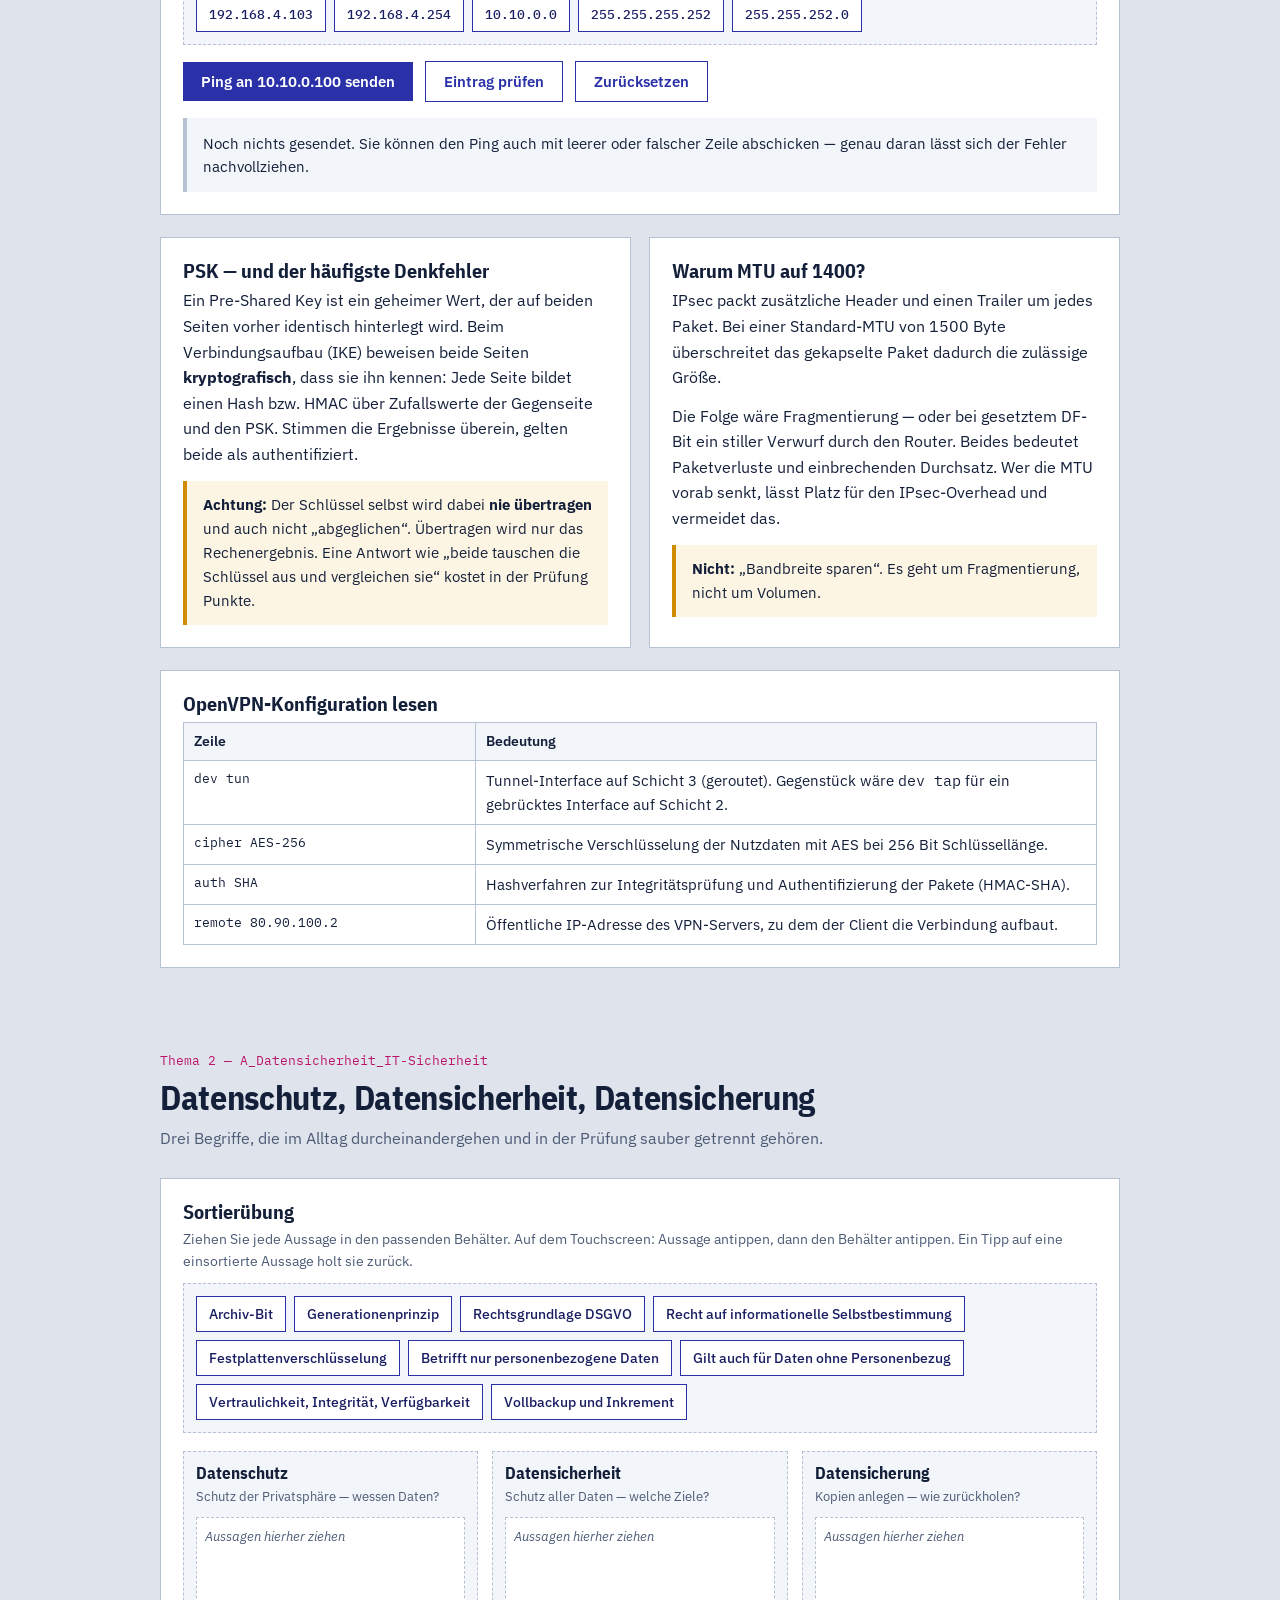
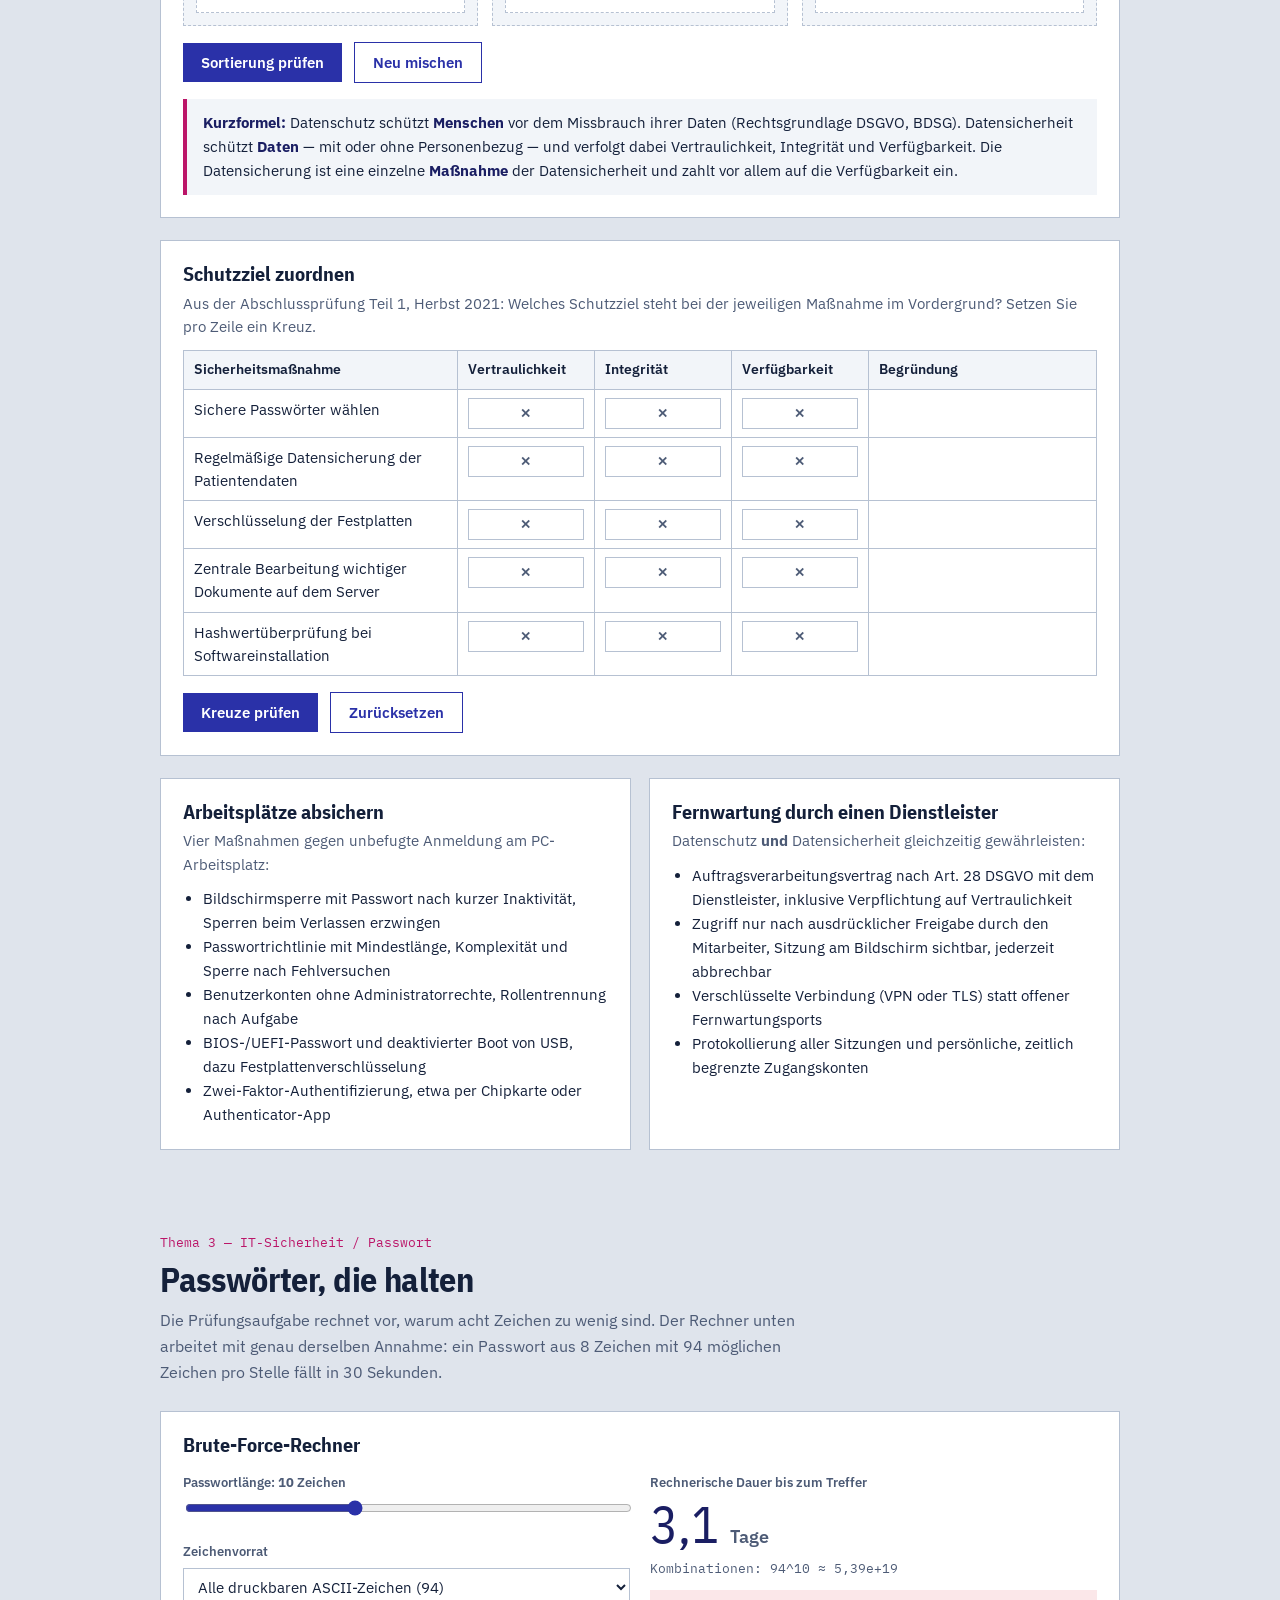
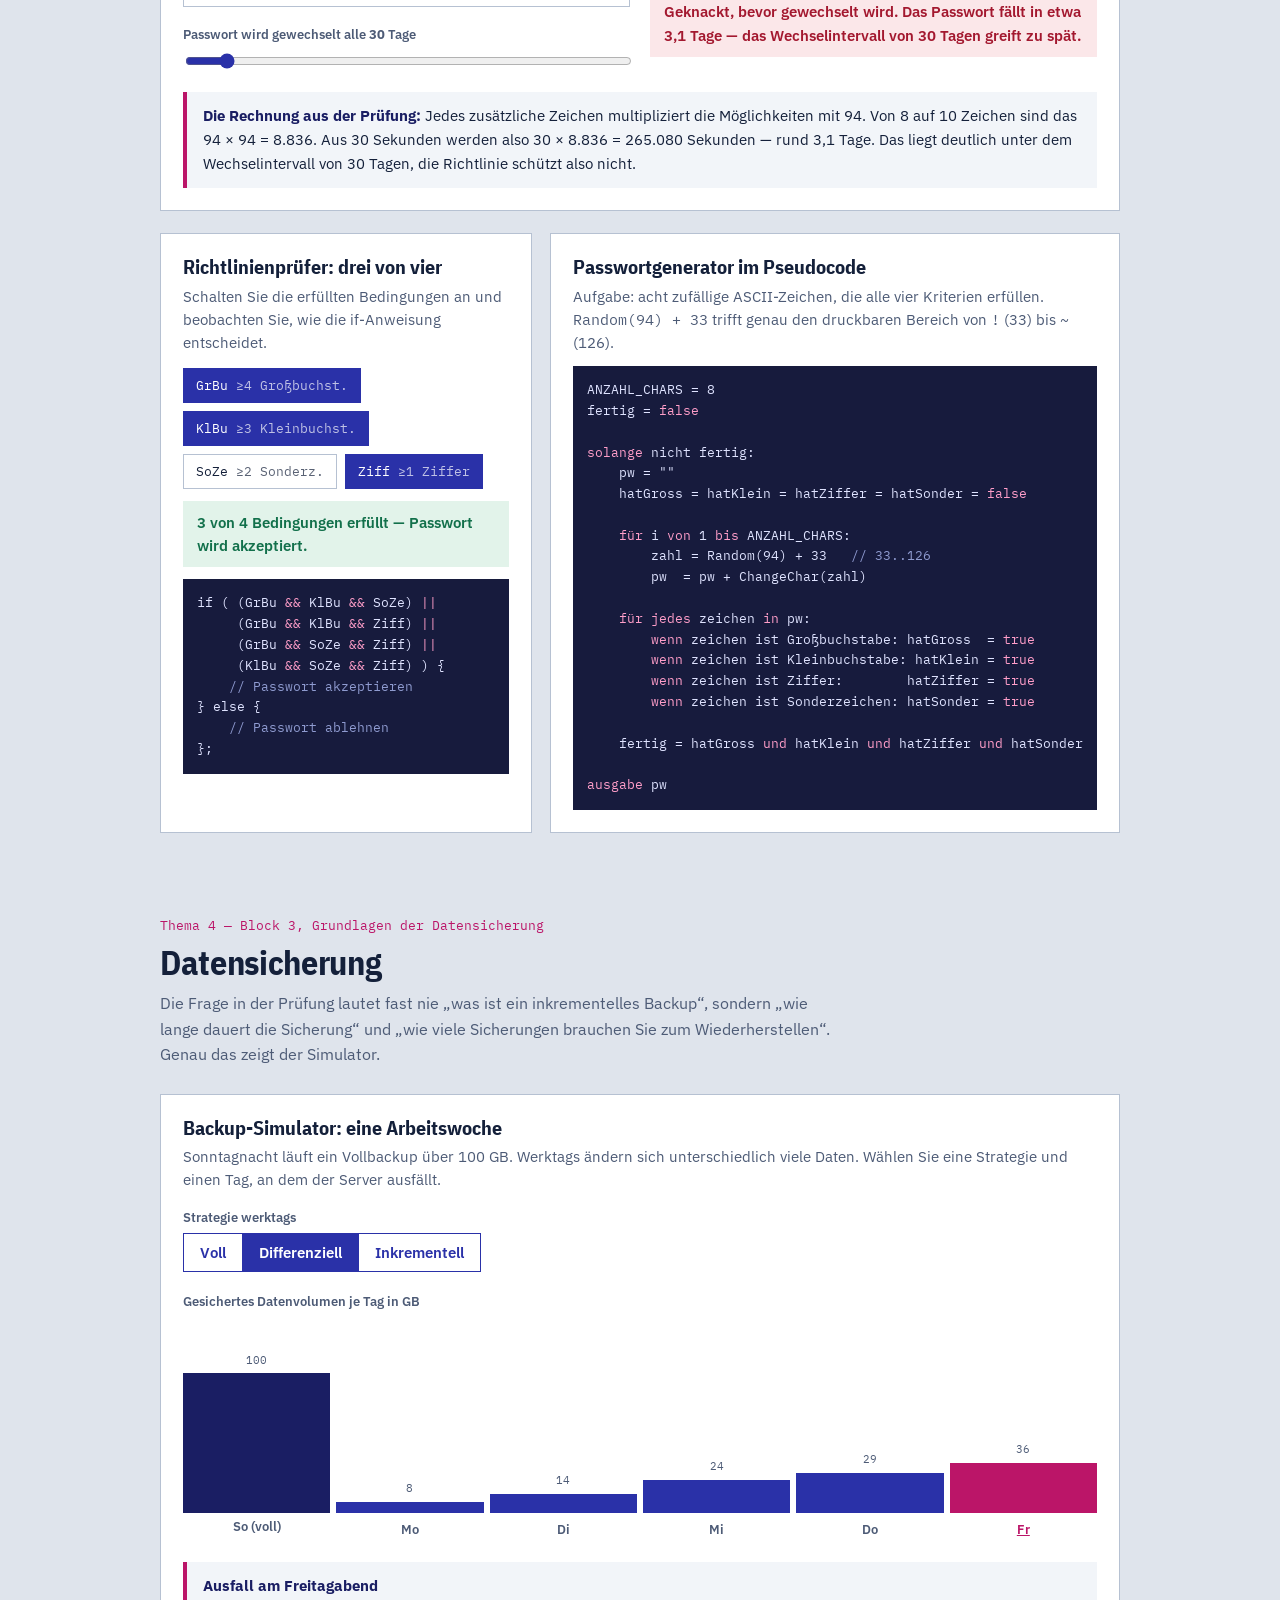
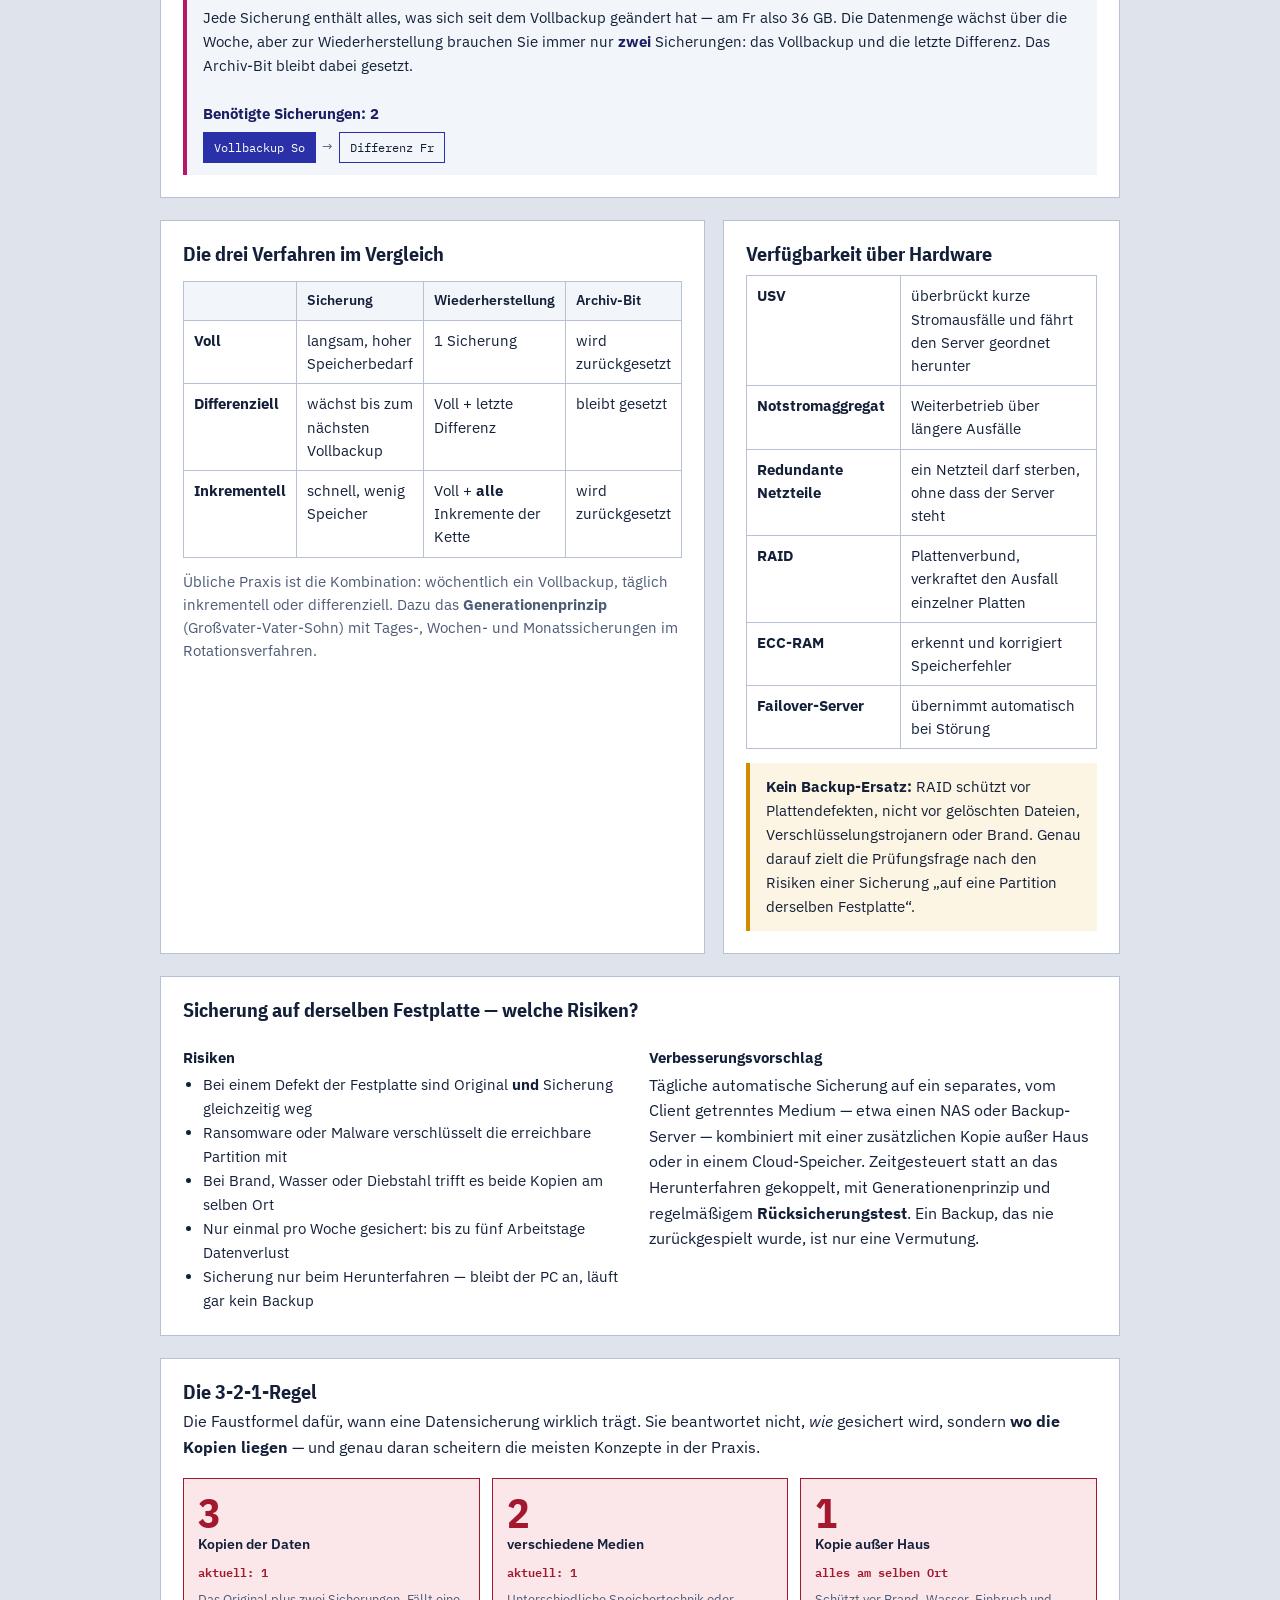
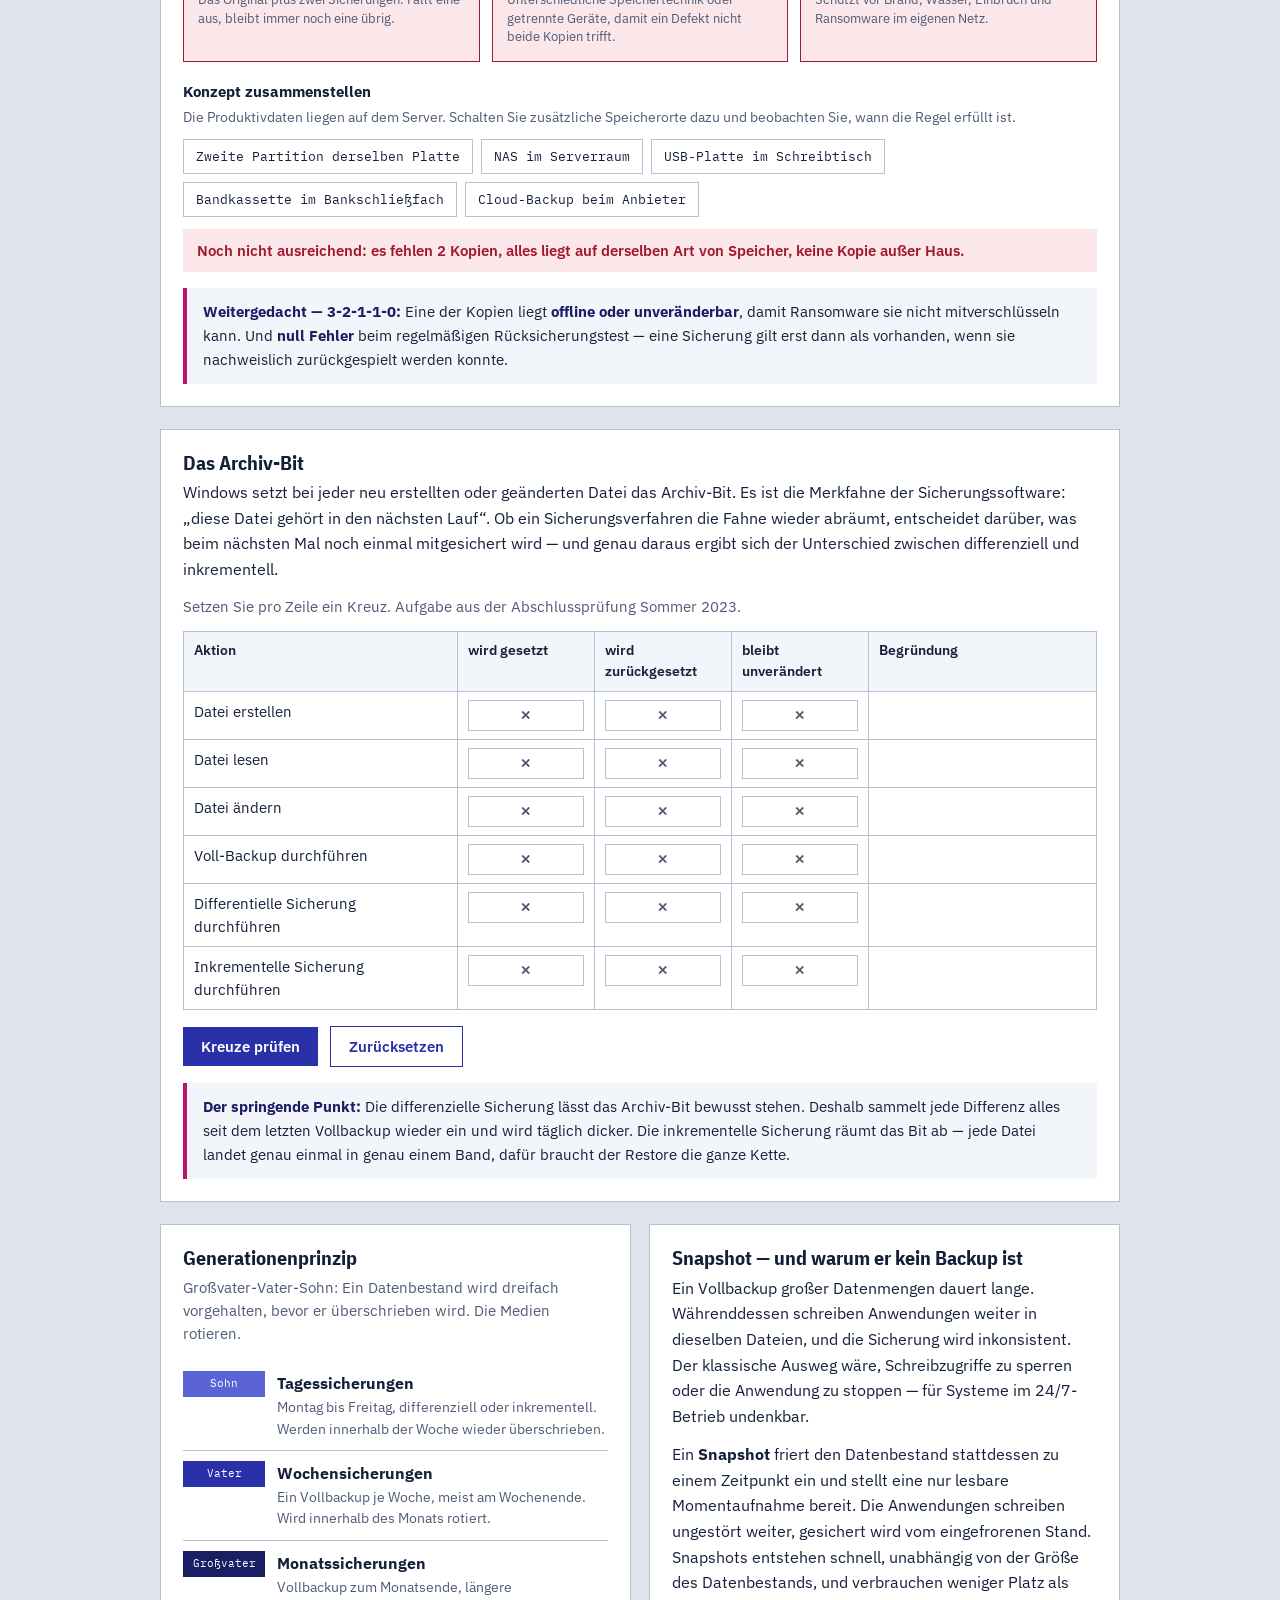
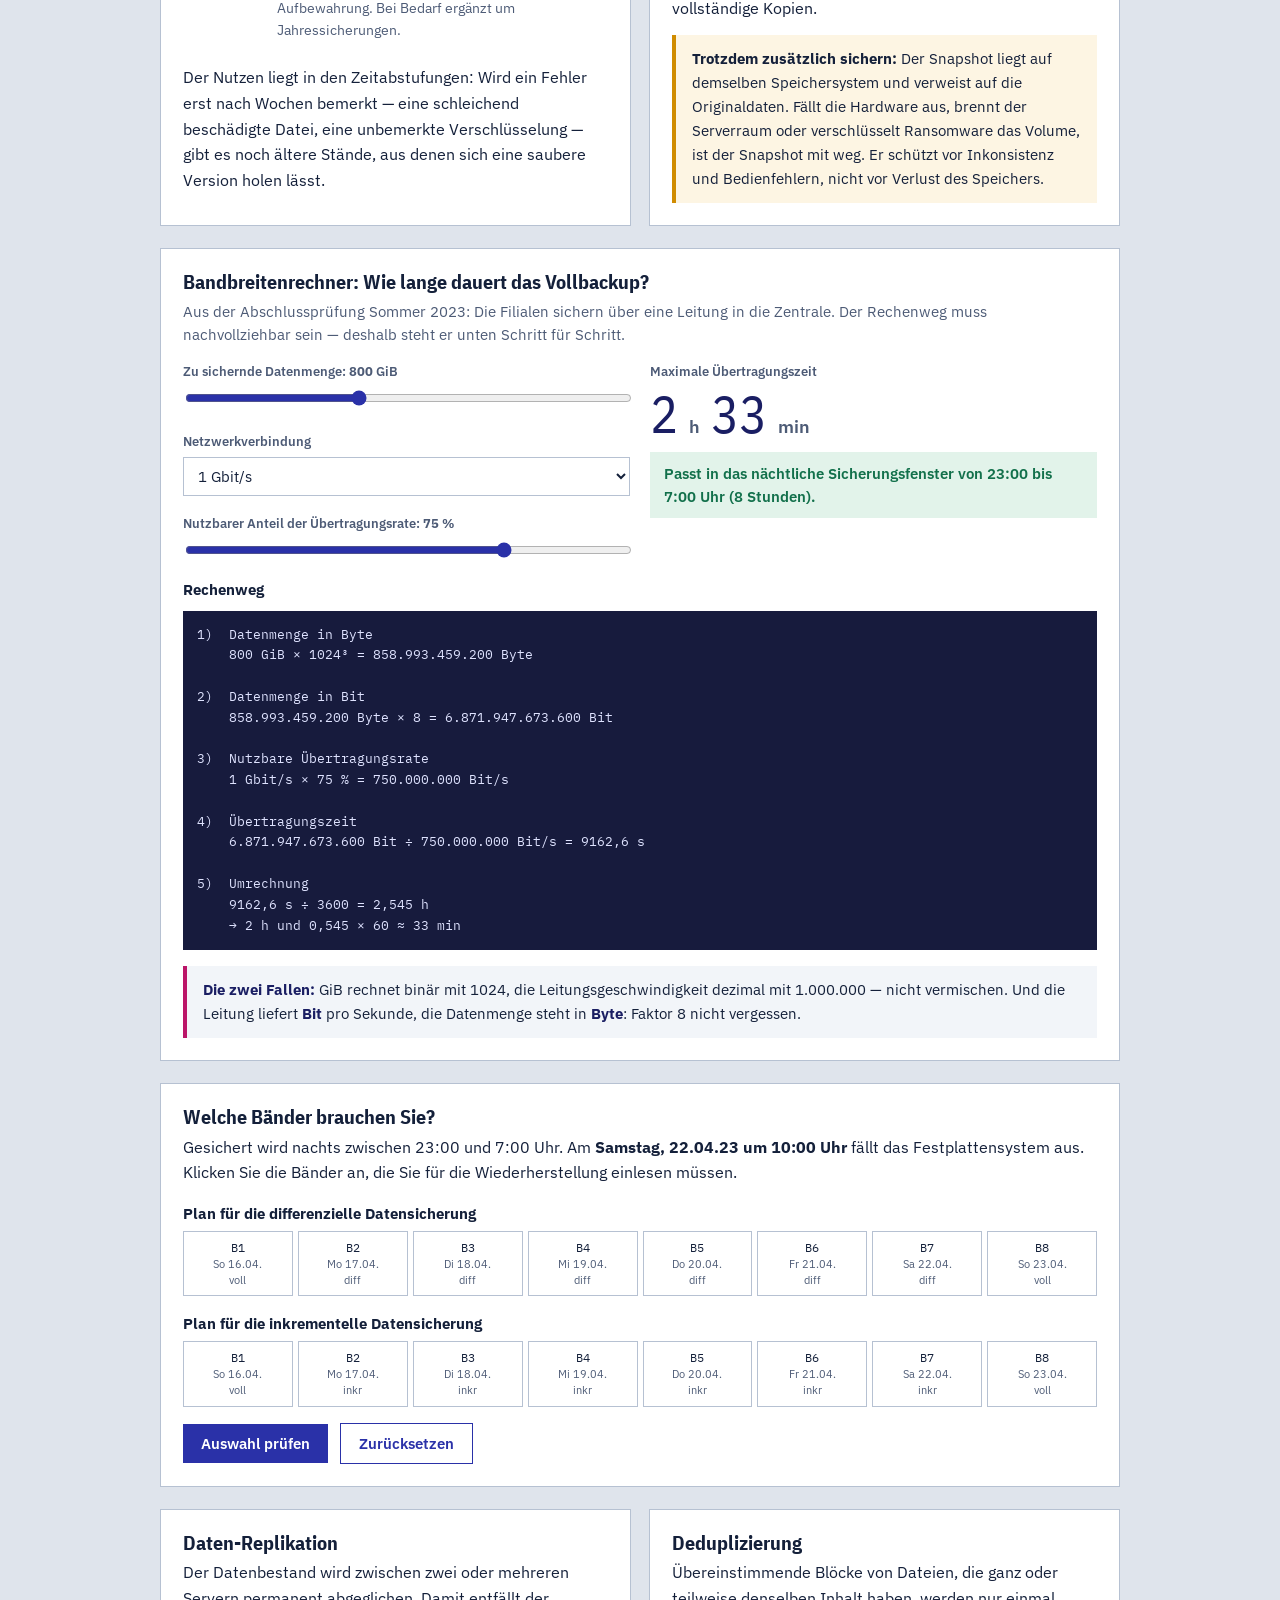
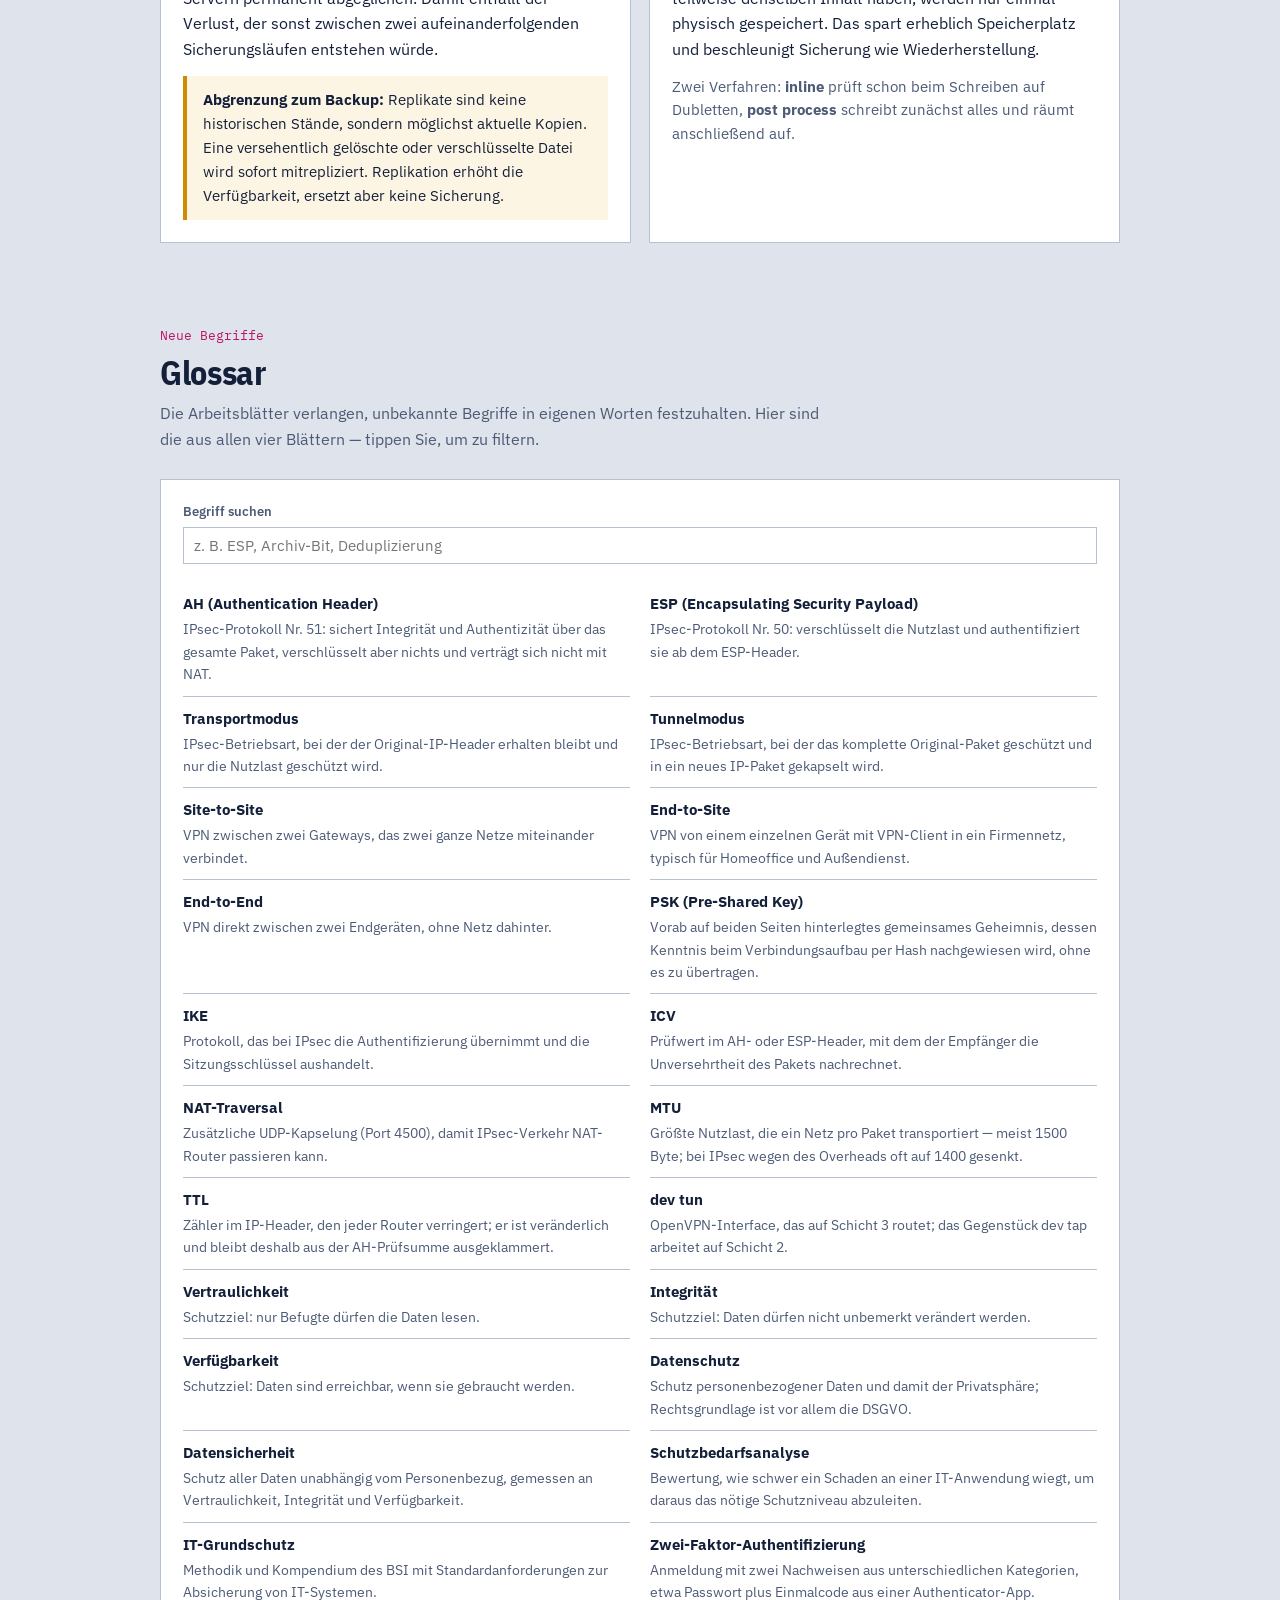
<file: exams/BNW/lernseite.html>
<!DOCTYPE html>
<html lang="de">

<head>
    <meta charset="utf-8">
    <meta name="viewport" content="width=device-width, initial-scale=1">
    <title>Lernseite: VPN/IPsec, Datensicherheit &amp; Datensicherung</title>
    <link rel="preconnect" href="https://fonts.googleapis.com">
    <link rel="preconnect" href="https://fonts.gstatic.com" crossorigin>
    <link
        href="https://fonts.googleapis.com/css2?family=IBM+Plex+Mono:wght@400;600&family=IBM+Plex+Sans:wght@400;500;600;700&family=IBM+Plex+Sans+Condensed:wght@600;700&display=swap"
        rel="stylesheet">
    <style>
        :root {
            --ground: #dfe4ec;
            --panel: #ffffff;
            --panel2: #f2f5f9;
            --ink: #14203a;
            --soft: #4d5b76;
            --wire: #b6c1d2;
            --indigo: #2a31a8;
            --indigo-deep: #1a1e63;
            --magenta: #bb1568;
            --ok: #12704b;
            --ok-bg: #e2f3ea;
            --bad: #a3182f;
            --bad-bg: #fbe7e9;
            --sans: "IBM Plex Sans", -apple-system, BlinkMacSystemFont, "Segoe UI", Roboto, sans-serif;
            --cond: "IBM Plex Sans Condensed", "IBM Plex Sans", -apple-system, "Segoe UI", sans-serif;
            --mono: "IBM Plex Mono", ui-monospace, "SFMono-Regular", Consolas, monospace;
        }

        * {
            box-sizing: border-box
        }

        html {
            scroll-behavior: smooth;
            scroll-padding-top: 76px
        }

        body {
            margin: 0;
            background: var(--ground);
            color: var(--ink);
            font-family: var(--sans);
            font-size: 16px;
            line-height: 1.6;
            -webkit-font-smoothing: antialiased;
        }

        .wrap {
            max-width: 1000px;
            margin: 0 auto;
            padding: 0 20px
        }

        h1,
        h2,
        h3,
        h4 {
            font-family: var(--cond);
            font-weight: 700;
            line-height: 1.12;
            margin: 0
        }

        p {
            margin: 0 0 .8em
        }

        p:last-child {
            margin-bottom: 0
        }

        a {
            color: var(--indigo)
        }

        button {
            font-family: inherit;
            font-size: inherit;
            color: inherit
        }

        :focus-visible {
            outline: 3px solid var(--magenta);
            outline-offset: 2px
        }

        /* ---------- Kopf ---------- */
        .masthead {
            background: var(--indigo-deep);
            color: #eef1f8;
            padding: 44px 0 30px;
            border-bottom: 4px solid var(--magenta)
        }

        .masthead h1 {
            font-size: clamp(30px, 6vw, 54px);
            letter-spacing: -.015em;
            color: #fff;
            max-width: 20ch
        }

        .masthead .sub {
            margin-top: 14px;
            max-width: 62ch;
            color: #b9c2e2;
            font-size: 17px
        }

        .kurs {
            font-family: var(--mono);
            font-size: 12.5px;
            color: #8f9bd0;
            margin-bottom: 16px
        }

        /* ---------- Navigation ---------- */
        nav {
            position: sticky;
            top: 0;
            z-index: 40;
            background: rgba(223, 228, 236, .94);
            backdrop-filter: blur(8px);
            border-bottom: 1px solid var(--wire)
        }

        nav ul {
            display: flex;
            gap: 2px;
            list-style: none;
            margin: 0;
            padding: 0;
            overflow-x: auto;
            max-width: 1000px;
            margin: 0 auto
        }

        nav a {
            display: block;
            padding: 13px 14px;
            font-size: 14px;
            font-weight: 600;
            text-decoration: none;
            color: var(--soft);
            white-space: nowrap;
            border-bottom: 3px solid transparent
        }

        nav a:hover {
            color: var(--indigo)
        }

        nav a.on {
            color: var(--indigo-deep);
            border-bottom-color: var(--magenta)
        }

        /* ---------- Sektionen ---------- */
        section {
            padding: 52px 0 8px
        }

        .eyebrow {
            font-family: var(--mono);
            font-size: 12.5px;
            color: var(--magenta);
            margin-bottom: 8px
        }

        section>.wrap>h2 {
            font-size: clamp(24px, 4vw, 34px);
            letter-spacing: -.01em;
            margin-bottom: 10px
        }

        .lede {
            max-width: 68ch;
            color: var(--soft);
            margin-bottom: 26px
        }

        .panel {
            background: var(--panel);
            border: 1px solid var(--wire);
            padding: 22px;
            margin-bottom: 22px
        }

        .panel h3 {
            font-size: 20px;
            margin-bottom: 6px
        }

        .panel h4 {
            font-size: 15px;
            font-family: var(--sans);
            font-weight: 700;
            margin: 16px 0 6px
        }

        .hint {
            font-size: 14.5px;
            color: var(--soft)
        }

        .grid2 {
            display: grid;
            grid-template-columns: 1fr 1fr;
            gap: 18px
        }

        @media(max-width:720px) {
            .grid2 {
                grid-template-columns: 1fr
            }
        }

        .merk {
            border-left: 4px solid var(--magenta);
            background: var(--panel2);
            padding: 12px 16px;
            margin-top: 16px;
            font-size: 15px
        }

        .merk b {
            color: var(--indigo-deep)
        }

        .warn {
            border-left: 4px solid #d08c00;
            background: #fdf5e3;
            padding: 12px 16px;
            margin-top: 14px;
            font-size: 15px
        }

        /* ---------- Buttons ---------- */
        .btn {
            background: var(--indigo);
            color: #fff;
            border: none;
            padding: 10px 18px;
            font-weight: 600;
            cursor: pointer;
            font-size: 15px
        }

        .btn:hover {
            background: var(--indigo-deep)
        }

        .btn.ghost {
            background: transparent;
            color: var(--indigo);
            border: 1.5px solid var(--indigo)
        }

        .btn.ghost:hover {
            background: #e8eaf8
        }

        .btn:disabled {
            opacity: .4;
            cursor: not-allowed
        }

        .seg {
            display: inline-flex;
            border: 1.5px solid var(--indigo);
            flex-wrap: wrap
        }

        .seg button {
            background: transparent;
            border: none;
            padding: 9px 16px;
            cursor: pointer;
            font-weight: 600;
            font-size: 14.5px;
            color: var(--indigo)
        }

        .seg button+button {
            border-left: 1.5px solid var(--indigo)
        }

        .seg button[aria-pressed="true"] {
            background: var(--indigo);
            color: #fff
        }

        .controls {
            display: flex;
            gap: 14px;
            flex-wrap: wrap;
            align-items: center;
            margin-bottom: 20px
        }

        .ctl-label {
            font-size: 13px;
            font-weight: 600;
            color: var(--soft);
            display: block;
            margin-bottom: 5px
        }

        /* ---------- Paket-Visualisierung ---------- */
        .packet {
            display: flex;
            gap: 3px;
            align-items: stretch;
            min-height: 74px;
            margin-top: 8px
        }

        .seg-box {
            border: 1.5px solid var(--ink);
            background: var(--panel2);
            display: flex;
            flex-direction: column;
            justify-content: center;
            align-items: center;
            text-align: center;
            padding: 8px 6px;
            font-family: var(--mono);
            font-size: 11.5px;
            line-height: 1.3;
            transition: flex-grow .35s ease, background .25s ease, opacity .25s ease;
        }

        .seg-box small {
            display: block;
            font-family: var(--sans);
            font-size: 10px;
            color: var(--soft);
            margin-top: 3px
        }

        .seg-box.new {
            background: #e6e8f8;
            border-color: var(--indigo);
            color: var(--indigo-deep)
        }

        .seg-box.sec {
            background: var(--indigo);
            border-color: var(--indigo);
            color: #fff
        }

        .seg-box.sec small {
            color: #c3c8ee
        }

        .seg-box.payload {
            background: #fff
        }

        .seg-box.hidden-data {
            background: repeating-linear-gradient(45deg, #eceffa, #eceffa 6px, #dfe3f6 6px, #dfe3f6 12px);
            color: var(--indigo-deep)
        }

        .bracket {
            position: relative;
            margin-top: 6px;
            height: 30px
        }

        .bracket .bar {
            position: absolute;
            top: 6px;
            height: 12px;
            border: 1.5px solid var(--magenta);
            border-top: none;
            transition: left .35s ease, width .35s ease
        }

        .bracket .lbl {
            position: absolute;
            top: 19px;
            font-family: var(--mono);
            font-size: 11px;
            color: var(--magenta);
            transform: translateX(-50%);
            white-space: nowrap;
            transition: left .35s ease
        }

        .readout {
            margin-top: 34px;
            background: var(--panel2);
            border-left: 4px solid var(--indigo);
            padding: 12px 16px;
            font-size: 15px;
            min-height: 64px
        }

        .masthead .packet .seg-box {
            border-color: #5a67c9;
            background: #252a7d;
            color: #dfe3ff
        }

        .masthead .packet .seg-box small {
            color: #9aa3d8
        }

        .masthead .packet .seg-box.new {
            background: #3b43c4;
            border-color: #7a83e0;
            color: #fff
        }

        .masthead .packet .seg-box.sec {
            background: var(--magenta);
            border-color: #e4589b;
            color: #fff
        }

        .masthead .packet .seg-box.sec small {
            color: #f7c5dd
        }

        .masthead .packet .seg-box.hidden-data {
            background: repeating-linear-gradient(45deg, #2f3690, #2f3690 6px, #272d7d 6px, #272d7d 12px);
            color: #cdd3ff
        }

        .masthead .readout {
            background: #252a7d;
            border-left-color: var(--magenta);
            color: #d7dcf5
        }

        .masthead .seg {
            border-color: #7a83e0
        }

        .masthead .seg button {
            color: #cdd3ff
        }

        .masthead .seg button+button {
            border-left-color: #7a83e0
        }

        .masthead .seg button[aria-pressed="true"] {
            background: #fff;
            color: var(--indigo-deep)
        }

        .masthead .ctl-label {
            color: #9aa3d8
        }

        .masthead .bracket .bar {
            border-color: #ff9ec9
        }

        .masthead .bracket .lbl {
            color: #ff9ec9
        }

        /* ---------- Zuordnungsübung ---------- */
        .modes {
            display: grid;
            grid-template-columns: repeat(3, 1fr);
            gap: 14px
        }

        @media(max-width:760px) {
            .modes {
                grid-template-columns: 1fr
            }
        }

        .mode-card {
            border: 1px solid var(--wire);
            background: var(--panel2);
            padding: 12px
        }

        .mode-card svg {
            width: 100%;
            height: auto;
            display: block;
            background: #fff;
            border: 1px solid var(--wire)
        }

        .opt-row {
            display: flex;
            flex-direction: column;
            gap: 5px;
            margin-top: 10px
        }

        .opt {
            border: 1.5px solid var(--wire);
            background: #fff;
            padding: 7px 11px;
            cursor: pointer;
            text-align: left;
            font-size: 14px;
            font-weight: 500
        }

        .opt:hover {
            border-color: var(--indigo)
        }

        .opt[aria-pressed="true"] {
            border-color: var(--indigo);
            background: #e8eaf8;
            font-weight: 600
        }

        .opt.right {
            border-color: var(--ok);
            background: var(--ok-bg)
        }

        .opt.wrong {
            border-color: var(--bad);
            background: var(--bad-bg)
        }

        .verdict {
            margin-top: 14px;
            font-size: 15px;
            font-weight: 600;
            min-height: 24px
        }

        .verdict.good {
            color: var(--ok)
        }

        .verdict.bad {
            color: var(--bad)
        }

        /* ---------- Tabellen ---------- */
        table {
            width: 100%;
            border-collapse: collapse;
            font-size: 14.5px
        }

        th,
        td {
            border: 1px solid var(--wire);
            padding: 8px 10px;
            text-align: left;
            vertical-align: top
        }

        th {
            background: var(--panel2);
            font-weight: 600;
            font-size: 13.5px
        }

        td.mono,
        th.mono {
            font-family: var(--mono);
            font-size: 13px
        }

        .scroll {
            overflow-x: auto
        }

        .goal-btn {
            width: 100%;
            border: 1.5px solid var(--wire);
            background: #fff;
            padding: 6px;
            cursor: pointer;
            font-size: 13px;
            font-weight: 600;
            color: var(--soft)
        }

        .goal-btn[aria-pressed="true"] {
            background: var(--indigo);
            border-color: var(--indigo);
            color: #fff
        }

        .goal-btn.right {
            background: var(--ok-bg);
            border-color: var(--ok);
            color: var(--ok)
        }

        .goal-btn.wrong {
            background: var(--bad-bg);
            border-color: var(--bad);
            color: var(--bad)
        }

        .why {
            font-size: 13.5px;
            color: var(--soft)
        }

        /* ---------- Sortierübung Datenschutz ---------- */
        .bank {
            display: flex;
            flex-wrap: wrap;
            gap: 8px;
            margin-bottom: 18px;
            min-height: 44px
        }

        .chip {
            border: 1.5px solid var(--indigo);
            background: #fff;
            color: var(--indigo-deep);
            padding: 7px 12px;
            cursor: pointer;
            font-size: 14px;
            font-weight: 500
        }

        .chip:hover {
            background: #e8eaf8
        }

        .chip.placed {
            cursor: pointer
        }

        .chip.right {
            border-color: var(--ok);
            background: var(--ok-bg);
            color: var(--ok)
        }

        .chip.wrong {
            border-color: var(--bad);
            background: var(--bad-bg);
            color: var(--bad)
        }

        .bins {
            display: grid;
            grid-template-columns: repeat(3, 1fr);
            gap: 14px
        }

        @media(max-width:760px) {
            .bins {
                grid-template-columns: 1fr
            }
        }

        .bin {
            border: 1.5px dashed var(--wire);
            background: var(--panel2);
            padding: 12px;
            min-height: 130px
        }

        .bin.active {
            border-color: var(--indigo);
            border-style: solid
        }

        .bin h4 {
            margin: 0 0 4px;
            font-family: var(--cond);
            font-size: 17px
        }

        .bin .desc {
            font-size: 13px;
            color: var(--soft);
            margin-bottom: 10px
        }

        .bin .drop {
            display: flex;
            flex-wrap: wrap;
            gap: 6px;
            align-content: flex-start;
            min-height: 96px;
            border: 1.5px dashed var(--wire);
            background: #fff;
            padding: 8px
        }

        .bin .drop:empty::after {
            content: "Aussagen hierher ziehen";
            color: var(--soft);
            font-size: 12.5px;
            font-style: italic
        }

        .bin .drop.over {
            border-color: var(--indigo);
            border-style: solid;
            background: #e8eaf8
        }

        /* ---------- Rechner ---------- */
        .calc-grid {
            display: grid;
            grid-template-columns: 1fr 1fr;
            gap: 20px
        }

        @media(max-width:760px) {
            .calc-grid {
                grid-template-columns: 1fr
            }
        }

        input[type=range] {
            width: 100%;
            accent-color: var(--indigo)
        }

        select,
        input[type=number],
        input[type=text] {
            font-family: var(--sans);
            font-size: 15px;
            padding: 8px 10px;
            border: 1.5px solid var(--wire);
            background: #fff;
            color: var(--ink);
            width: 100%;
        }

        select:focus,
        input:focus {
            border-color: var(--indigo);
            outline: none
        }

        .bignum {
            font-family: var(--cond);
            font-size: clamp(30px, 7vw, 52px);
            line-height: 1;
            color: var(--indigo-deep)
        }

        .bignum span {
            font-size: 18px;
            color: var(--soft);
            font-family: var(--sans);
            font-weight: 600
        }

        .status-line {
            margin-top: 12px;
            padding: 10px 14px;
            font-weight: 600;
            font-size: 14.5px
        }

        .status-line.ok {
            background: var(--ok-bg);
            color: var(--ok)
        }

        .status-line.bad {
            background: var(--bad-bg);
            color: var(--bad)
        }

        .flags {
            display: flex;
            flex-wrap: wrap;
            gap: 8px
        }

        .flag {
            border: 1.5px solid var(--wire);
            background: #fff;
            padding: 8px 12px;
            cursor: pointer;
            font-family: var(--mono);
            font-size: 13px
        }

        .flag[aria-pressed="true"] {
            background: var(--indigo);
            border-color: var(--indigo);
            color: #fff
        }

        pre.code {
            background: #171b3d;
            color: #dfe3ff;
            font-family: var(--mono);
            font-size: 13px;
            padding: 14px;
            overflow-x: auto;
            margin: 12px 0 0;
            line-height: 1.6
        }

        pre.code .k {
            color: #ff9ec9
        }

        pre.code .c {
            color: #8f9bd0
        }

        /* ---------- Backup ---------- */
        .days {
            display: flex;
            gap: 6px;
            align-items: flex-end;
            height: 190px;
            margin-top: 10px
        }

        .day {
            flex: 1;
            display: flex;
            flex-direction: column;
            justify-content: flex-end;
            align-items: center;
            height: 100%
        }

        .bar {
            width: 100%;
            background: var(--indigo);
            transition: height .4s ease, background .3s ease;
            min-height: 3px;
            position: relative
        }

        .bar.full {
            background: var(--indigo-deep)
        }

        .bar.sel {
            background: var(--magenta)
        }

        .bar-val {
            font-family: var(--mono);
            font-size: 11px;
            color: var(--soft);
            margin-bottom: 4px
        }

        .day-lbl {
            font-size: 12.5px;
            font-weight: 600;
            margin-top: 6px;
            color: var(--soft);
            cursor: pointer;
            border: none;
            background: none;
            padding: 2px 4px
        }

        .day-lbl.sel {
            color: var(--magenta);
            text-decoration: underline
        }

        .chain {
            display: flex;
            flex-wrap: wrap;
            gap: 6px;
            align-items: center;
            margin-top: 6px
        }

        .tape {
            background: var(--panel2);
            border: 1.5px solid var(--indigo);
            padding: 5px 10px;
            font-family: var(--mono);
            font-size: 12px
        }

        .tape.full {
            background: var(--indigo);
            color: #fff
        }

        .arrow {
            color: var(--soft);
            font-size: 13px
        }

        /* ---------- Drag & Drop ---------- */
        .dchip {
            border: 1.5px solid var(--indigo);
            background: #fff;
            color: var(--indigo-deep);
            padding: 8px 12px;
            font-size: 14px;
            font-weight: 500;
            font-family: inherit;
            text-align: left;
            cursor: grab;
            touch-action: none;
            user-select: none;
            -webkit-user-select: none;
        }

        .dchip:hover {
            background: #e8eaf8
        }

        .dchip.sel {
            background: var(--indigo);
            color: #fff;
            box-shadow: 0 0 0 3px #c3c8ee
        }

        .dchip.dragging {
            opacity: .35
        }

        .dchip.ok {
            border-color: var(--ok);
            background: var(--ok-bg);
            color: var(--ok)
        }

        .dchip.no {
            border-color: var(--bad);
            background: var(--bad-bg);
            color: var(--bad)
        }

        .dchip.mono {
            font-family: var(--mono);
            font-size: 13px
        }

        .dghost {
            position: fixed;
            z-index: 999;
            pointer-events: none;
            background: #fff;
            border: 1.5px solid var(--indigo);
            color: var(--indigo-deep);
            padding: 8px 12px;
            font-size: 14px;
            font-weight: 500;
            box-shadow: 0 8px 20px rgba(20, 32, 58, .25);
            transform: translate(-50%, -50%);
        }

        .dzone {
            display: flex;
            flex-wrap: wrap;
            gap: 8px;
            align-content: flex-start
        }

        .dbank {
            border: 1.5px dashed var(--wire);
            background: var(--panel2);
            padding: 12px;
            min-height: 56px
        }

        .dzone.over {
            border-color: var(--indigo);
            background: #e8eaf8
        }

        .dslot {
            border: 1.5px dashed var(--wire);
            background: var(--panel2);
            min-height: 42px;
            padding: 5px;
            align-items: center
        }

        .dslot:empty::after {
            content: attr(data-ph);
            color: var(--soft);
            font-size: 12.5px;
            padding: 4px 6px;
            font-style: italic
        }

        .dhelp {
            font-size: 13.5px;
            color: var(--soft);
            margin: 0 0 10px
        }

        /* ---------- OSI ---------- */
        .osi-stack {
            display: flex;
            flex-direction: column;
            gap: 6px;
            margin-top: 16px
        }

        .osi-row {
            display: grid;
            grid-template-columns: 180px 1fr;
            gap: 10px;
            align-items: stretch
        }

        @media(max-width:720px) {
            .osi-row {
                grid-template-columns: 1fr
            }
        }

        .osi-name {
            background: var(--indigo-deep);
            color: #fff;
            padding: 9px 12px;
            display: flex;
            align-items: center;
            gap: 10px
        }

        .osi-name b {
            font-family: var(--cond);
            font-size: 16px
        }

        .osi-num {
            font-family: var(--mono);
            font-size: 12px;
            background: rgba(255, 255, 255, .18);
            padding: 2px 7px
        }

        .osi-row[data-grp="host"] .osi-name {
            background: var(--indigo)
        }

        .osi-row[data-grp="media"] .osi-name {
            background: #3f4a6b
        }

        .osi-legend {
            display: flex;
            gap: 16px;
            flex-wrap: wrap;
            font-size: 13px;
            color: var(--soft);
            margin-top: 14px
        }

        .osi-legend i {
            display: inline-block;
            width: 11px;
            height: 11px;
            margin-right: 5px
        }

        /* ---------- Routing-Diagramm ---------- */
        .netdiag {
            width: 100%;
            height: auto;
            background: #fff;
            border: 1px solid var(--wire);
            display: block;
            margin-top: 8px
        }

        .netdiag .lnk {
            stroke: #b6c1d2;
            stroke-width: 2;
            fill: none
        }

        .netdiag .lnk.ok {
            stroke: #12704b;
            stroke-width: 3.5
        }

        .netdiag .lnk.bad {
            stroke: #a3182f;
            stroke-width: 3.5
        }

        .netdiag .lnk.tun {
            stroke-dasharray: 7 5
        }

        .netdiag text {
            font-family: var(--mono);
            font-size: 10px;
            fill: #4d5b76
        }

        .netdiag .cap {
            font-family: var(--sans);
            font-size: 10.5px;
            font-weight: 600;
            fill: #14203a
        }

        .trace {
            margin-top: 16px;
            padding: 14px 16px;
            background: var(--panel2);
            border-left: 4px solid var(--wire);
            font-size: 14.5px
        }

        .trace.ok {
            border-left-color: var(--ok);
            background: var(--ok-bg)
        }

        .trace.bad {
            border-left-color: var(--bad);
            background: var(--bad-bg)
        }

        .trace ol {
            margin: 8px 0 0;
            padding-left: 20px
        }

        .trace li {
            margin-bottom: 5px
        }

        .rt-slot {
            min-width: 120px
        }

        /* ---------- 3-2-1-Regel ---------- */
        .r321 {
            display: grid;
            grid-template-columns: repeat(3, 1fr);
            gap: 12px;
            margin: 18px 0 22px
        }

        @media(max-width:720px) {
            .r321 {
                grid-template-columns: 1fr
            }
        }

        .r321 .t {
            border: 1.5px solid var(--wire);
            background: var(--panel2);
            padding: 14px;
            font-size: 14px;
            font-weight: 600
        }

        .r321 .t b {
            display: block;
            font-family: var(--cond);
            font-size: 42px;
            line-height: .95;
            color: var(--indigo-deep)
        }

        .r321 .t .ex {
            display: block;
            font-weight: 400;
            font-size: 13px;
            color: var(--soft);
            margin-top: 8px;
            line-height: 1.45
        }

        .r321 .t .st {
            display: block;
            font-family: var(--mono);
            font-size: 12px;
            margin-top: 8px;
            color: var(--soft)
        }

        .r321 .t.ok {
            border-color: var(--ok);
            background: var(--ok-bg)
        }

        .r321 .t.ok b,
        .r321 .t.ok .st {
            color: var(--ok)
        }

        .r321 .t.no {
            border-color: var(--bad);
            background: var(--bad-bg)
        }

        .r321 .t.no b,
        .r321 .t.no .st {
            color: var(--bad)
        }

        /* ---------- Generationenprinzip ---------- */
        .gen-row {
            display: flex;
            gap: 12px;
            align-items: flex-start;
            padding: 10px 0;
            border-bottom: 1px solid var(--wire)
        }

        .gen-row:last-child {
            border-bottom: none
        }

        .gen-tag {
            font-family: var(--mono);
            font-size: 11px;
            color: #fff;
            padding: 4px 8px;
            flex-shrink: 0;
            width: 82px;
            text-align: center
        }

        .gen-tag.son {
            background: #5b64d6
        }

        .gen-tag.dad {
            background: var(--indigo)
        }

        .gen-tag.gpa {
            background: var(--indigo-deep)
        }

        /* ---------- Bänder ---------- */
        .plan {
            margin-top: 20px
        }

        .plan h4 {
            margin: 0 0 8px
        }

        .tape-row {
            display: flex;
            gap: 5px;
            flex-wrap: wrap
        }

        .tapebtn {
            border: 1.5px solid var(--wire);
            background: #fff;
            padding: 7px 4px;
            cursor: pointer;
            flex: 1;
            min-width: 76px;
            text-align: center;
            font-family: var(--mono);
            font-size: 12px;
            line-height: 1.5
        }

        .tapebtn span {
            display: block;
            font-family: var(--sans);
            font-size: 10.5px;
            color: var(--soft)
        }

        .tapebtn[aria-pressed="true"] {
            background: var(--indigo);
            border-color: var(--indigo);
            color: #fff
        }

        .tapebtn[aria-pressed="true"] span {
            color: #c3c8ee
        }

        .tapebtn.right {
            background: var(--ok-bg);
            border-color: var(--ok);
            color: var(--ok)
        }

        .tapebtn.wrong {
            background: var(--bad-bg);
            border-color: var(--bad);
            color: var(--bad)
        }

        .tapebtn.gone {
            opacity: .4;
            text-decoration: line-through
        }

        /* ---------- Glossar ---------- */
        .gloss {
            display: grid;
            grid-template-columns: 1fr 1fr;
            gap: 0 20px
        }

        @media(max-width:760px) {
            .gloss {
                grid-template-columns: 1fr
            }
        }

        .term {
            border-bottom: 1px solid var(--wire);
            padding: 10px 0
        }

        .term dt {
            font-weight: 700;
            font-size: 15px
        }

        .term dd {
            margin: 2px 0 0;
            font-size: 14px;
            color: var(--soft)
        }

        /* ---------- Quiz ---------- */
        #quiz {
            padding-bottom: 70px
        }

        .quizbox {
            background: var(--panel);
            border: 1px solid var(--wire);
            border-top: 4px solid var(--magenta)
        }

        .quiz-head {
            display: flex;
            justify-content: space-between;
            align-items: center;
            gap: 12px;
            padding: 14px 22px;
            border-bottom: 1px solid var(--wire);
            background: var(--panel2);
            flex-wrap: wrap
        }

        .ticket-id {
            font-family: var(--mono);
            font-size: 12.5px;
            color: var(--magenta)
        }

        .ticket-from {
            font-size: 13px;
            color: var(--soft)
        }

        .score-pill {
            font-family: var(--mono);
            font-size: 13px;
            background: var(--indigo-deep);
            color: #fff;
            padding: 4px 10px
        }

        .progress {
            height: 5px;
            background: var(--panel2)
        }

        .progress i {
            display: block;
            height: 100%;
            background: var(--magenta);
            width: 0;
            transition: width .35s ease
        }

        .quiz-body {
            padding: 22px
        }

        .qtext {
            font-size: 19px;
            font-family: var(--cond);
            font-weight: 700;
            line-height: 1.3;
            margin-bottom: 6px
        }

        .qmeta {
            font-size: 13.5px;
            color: var(--soft);
            margin-bottom: 16px
        }

        .answers {
            display: flex;
            flex-direction: column;
            gap: 8px
        }

        .answers.packetrow {
            flex-direction: row;
            flex-wrap: wrap;
            gap: 3px
        }

        .answers.packetrow .ans {
            flex: 1;
            min-width: 130px;
            text-align: center;
            font-family: var(--mono);
            font-size: 13px
        }

        .ans {
            border: 1.5px solid var(--wire);
            background: #fff;
            padding: 11px 14px;
            text-align: left;
            cursor: pointer;
            font-size: 15px;
            display: flex;
            gap: 10px;
            align-items: flex-start
        }

        .ans:hover:not(:disabled) {
            border-color: var(--indigo);
            background: #f5f6fd
        }

        .ans .mark {
            font-family: var(--mono);
            font-weight: 600;
            color: var(--soft);
            flex-shrink: 0
        }

        .ans[aria-pressed="true"] {
            border-color: var(--indigo);
            background: #e8eaf8
        }

        .ans.right {
            border-color: var(--ok);
            background: var(--ok-bg)
        }

        .ans.wrong {
            border-color: var(--bad);
            background: var(--bad-bg)
        }

        .ans:disabled {
            cursor: default
        }

        .feedback {
            margin-top: 16px;
            padding: 14px 16px;
            font-size: 15px;
            display: none
        }

        .feedback.show {
            display: block
        }

        .feedback.good {
            background: var(--ok-bg);
            border-left: 4px solid var(--ok)
        }

        .feedback.bad {
            background: var(--bad-bg);
            border-left: 4px solid var(--bad)
        }

        .feedback b {
            display: block;
            margin-bottom: 4px
        }

        .quiz-foot {
            display: flex;
            justify-content: space-between;
            gap: 12px;
            padding: 16px 22px;
            border-top: 1px solid var(--wire);
            background: var(--panel2);
            flex-wrap: wrap
        }

        .hintbox {
            background: #fdf5e3;
            border-left: 4px solid #d08c00;
            padding: 10px 14px;
            font-size: 14.5px;
            margin-top: 14px;
            display: none
        }

        .hintbox.show {
            display: block
        }

        .orderstrip {
            display: flex;
            flex-wrap: wrap;
            gap: 6px;
            min-height: 46px;
            border: 1.5px dashed var(--wire);
            padding: 8px;
            margin-bottom: 10px;
            background: var(--panel2)
        }

        .fillrow {
            display: flex;
            gap: 10px;
            flex-wrap: wrap
        }

        .fillrow>div {
            flex: 1;
            min-width: 180px
        }

        .result {
            padding: 30px 22px;
            text-align: center;
            display: none
        }

        .result.show {
            display: block
        }

        .result .rank {
            font-family: var(--cond);
            font-size: clamp(26px, 5vw, 40px);
            color: var(--indigo-deep);
            margin: 6px 0 8px
        }

        .result .pct {
            font-family: var(--cond);
            font-size: 64px;
            line-height: 1;
            color: var(--magenta)
        }

        .breakdown {
            max-width: 420px;
            margin: 22px auto 0;
            text-align: left
        }

        .brow {
            display: flex;
            justify-content: space-between;
            border-bottom: 1px solid var(--wire);
            padding: 7px 0;
            font-size: 14.5px
        }

        .brow b {
            font-family: var(--mono);
            font-weight: 600
        }

        footer {
            background: var(--indigo-deep);
            color: #9aa3d8;
            padding: 26px 0;
            font-size: 13.5px
        }

        @media(prefers-reduced-motion:reduce) {
            * {
                transition: none !important;
                scroll-behavior: auto !important
            }
        }
    </style>
</head>

<body>

    <header class="masthead">
        <div class="wrap">
            <div class="kurs">Netzwerktechnik &middot; Fachinformatiker Systemintegration &middot; AP-Vorbereitung</div>
            <h1>Was im Tunnel wirklich passiert</h1>
            <p class="sub">VPN und IPsec, Datenschutz gegen Datensicherheit, Passwörter, die halten, und Backups, die
                sich zurückspielen lassen. Vier Prüfungsthemen zum Anfassen — mit Prüfungssimulation am Ende.</p>

            <div class="controls" style="margin-top:30px">
                <div>
                    <span class="ctl-label" id="lbl-modus">Modus</span>
                    <div class="seg" role="group" aria-labelledby="lbl-modus">
                        <button type="button" data-modus="transport" aria-pressed="false">Transportmodus</button>
                        <button type="button" data-modus="tunnel" aria-pressed="true">Tunnelmodus</button>
                    </div>
                </div>
                <div>
                    <span class="ctl-label" id="lbl-proto">Sicherheitsprotokoll</span>
                    <div class="seg" role="group" aria-labelledby="lbl-proto">
                        <button type="button" data-proto="ah" aria-pressed="false">AH</button>
                        <button type="button" data-proto="esp" aria-pressed="true">ESP</button>
                    </div>
                </div>
            </div>

            <div class="packet" id="pkt" aria-live="polite"></div>
            <div class="bracket" id="brk"></div>
            <div class="readout" id="pkt-read"></div>
        </div>
    </header>

    <nav aria-label="Themen">
        <ul>
            <li><a href="#osi">OSI-Modell</a></li>
            <li><a href="#vpn">VPN &amp; IPsec</a></li>
            <li><a href="#schutz">Datenschutz &amp; Schutzziele</a></li>
            <li><a href="#pw">Passwörter</a></li>
            <li><a href="#backup">Datensicherung</a></li>
            <li><a href="#glossar">Glossar</a></li>
            <li><a href="#quiz">Prüfungssimulation</a></li>
        </ul>
    </nav>

    <!-- ===================== OSI ===================== -->
    <section id="osi">
        <div class="wrap">
            <div class="eyebrow">Grundlage</div>
            <h2>Das OSI-Modell</h2>
            <p class="lede">Ohne die sieben Schichten lässt sich keine der VPN-Aufgaben sauber beantworten. Die Prüfung
                fragt fast immer nach Nummer <b>und</b> Name — und genau dort passieren die Fehler.</p>

            <div class="panel">
                <h3>Beschreibungen den Schichten zuordnen</h3>
                <p class="dhelp">Ziehen Sie die Beschreibungen auf die passende Schicht. Ohne Maus geht es auch:
                    Beschreibung antippen, dann die Zielschicht antippen. Ein Tipp auf eine abgelegte Beschreibung
                    schickt sie zurück.</p>
                <div class="dbank dzone" id="osi-bank" data-bank="1" data-group="osi"></div>
                <div class="osi-stack" id="osi-stack"></div>
                <div style="margin-top:16px;display:flex;gap:12px;align-items:center;flex-wrap:wrap">
                    <button class="btn" id="osi-check">Zuordnung prüfen</button>
                    <button class="btn ghost" id="osi-reset">Neu mischen</button>
                    <span class="verdict" id="osi-verdict"></span>
                </div>
                <div class="osi-legend">
                    <span><i style="background:var(--indigo)"></i>Schichten 5–7: anwendungsnah, laufen auf dem
                        Endgerät</span>
                    <span><i style="background:#3f4a6b"></i>Schichten 1–4: transportnah, zuständig für den Weg durchs
                        Netz</span>
                </div>
            </div>

            <div class="panel">
                <h3>Wo hängt was?</h3>
                <p class="hint">Die Zuordnung von Protokollen und Geräten ist der zweite Teil der typischen
                    Prüfungsfrage.</p>
                <div class="scroll" style="margin-top:12px">
                    <table>
                        <tr>
                            <th style="width:17%">Schicht</th>
                            <th style="width:26%">Protokolle</th>
                            <th style="width:22%">Geräte</th>
                            <th>Dateneinheit</th>
                        </tr>
                        <tr>
                            <td><b>7</b> Anwendung</td>
                            <td class="mono">HTTP, HTTPS, FTP, DNS, SMTP</td>
                            <td>Proxy, Gateway</td>
                            <td>Daten</td>
                        </tr>
                        <tr>
                            <td><b>6</b> Darstellung</td>
                            <td class="mono">TLS, ASCII, JPEG, MIME</td>
                            <td>—</td>
                            <td>Daten</td>
                        </tr>
                        <tr>
                            <td><b>5</b> Sitzung</td>
                            <td class="mono">NetBIOS, RPC, SMB-Sitzung</td>
                            <td>—</td>
                            <td>Daten</td>
                        </tr>
                        <tr>
                            <td><b>4</b> Transport</td>
                            <td class="mono">TCP, UDP</td>
                            <td>Firewall mit Portfilter</td>
                            <td>Segment / Datagramm</td>
                        </tr>
                        <tr>
                            <td><b>3</b> Vermittlung</td>
                            <td class="mono">IP, ICMP, IPsec, OSPF</td>
                            <td>Router, Layer-3-Switch</td>
                            <td>Paket</td>
                        </tr>
                        <tr>
                            <td><b>2</b> Sicherung</td>
                            <td class="mono">Ethernet, ARP, PPP, WLAN</td>
                            <td>Switch, Bridge</td>
                            <td>Rahmen (Frame)</td>
                        </tr>
                        <tr>
                            <td><b>1</b> Bitübertragung</td>
                            <td class="mono">Kabel, Stecker, Funk, Signalpegel</td>
                            <td>Hub, Repeater, Medienkonverter</td>
                            <td>Bit</td>
                        </tr>
                    </table>
                </div>
                <div class="warn"><b>Die drei Stolpersteine:</b> Schicht 3 heißt <b>Vermittlungsschicht</b>, nicht
                    Transportschicht — die ist Nummer 4. <b>IPsec</b> arbeitet auf Schicht 3 und schützt damit alles
                    darüber, <b>HTTPS</b> dagegen auf Schicht 7 und nur die eine Anwendungsverbindung. Und ein
                    <b>Switch</b> ist ein Gerät der Schicht 2, ein <b>Router</b> gehört auf Schicht 3.</div>
            </div>
        </div>
    </section>

    <!-- ===================== VPN ===================== -->
    <section id="vpn">
        <div class="wrap">
            <div class="eyebrow">Thema 1 — A_VPN_IPSec_1 &amp; _2</div>
            <h2>VPN und IPsec</h2>
            <p class="lede">Ein VPN legt auf Schicht 3 einen verschlüsselten Tunnel durch ein unsicheres Netz. Wer die
                drei Modi und die zwei Sicherheitsprotokolle sicher unterscheiden kann, hat den Großteil der Punkte
                schon.</p>

            <div class="panel">
                <h3>Welcher VPN-Modus ist das?</h3>
                <p class="dhelp">Ziehen Sie die Bezeichnungen unter die passende Skizze — oder antippen und dann das
                    Ziel antippen.</p>
                <div class="dbank dzone" id="vpnmode-bank" data-bank="1" data-group="vpnmode"></div>
                <div class="modes" id="modes" style="margin-top:14px"></div>
                <div style="margin-top:16px;display:flex;gap:12px;align-items:center;flex-wrap:wrap">
                    <button class="btn" id="modes-check">Zuordnung prüfen</button>
                    <button class="btn ghost" id="modes-reset">Neu versuchen</button>
                    <span class="verdict" id="modes-verdict"></span>
                </div>
                <div class="merk">
                    <b>Merksatz:</b> Der Name beschreibt die <b>Tunnelenden</b>. „Site“ ist ein VPN-Gateway mit einem
                    ganzen Netz dahinter, „End“ (oder „Host“) ist ein einzelnes Gerät mit VPN-Client. Der
                    Außendienstmitarbeiter am Notebook ist also immer <b>End-to-Site</b> — auch wenn IPsec dabei im
                    <b>Tunnelmodus</b> läuft. Modus des VPNs und Modus von IPsec sind zwei verschiedene Fragen.
                </div>
            </div>

            <div class="grid2">
                <div class="panel">
                    <h3>AH oder ESP?</h3>
                    <table style="margin-top:12px">
                        <tr>
                            <th></th>
                            <th>AH</th>
                            <th>ESP</th>
                        </tr>
                        <tr>
                            <td>Protokollnummer</td>
                            <td class="mono">51</td>
                            <td class="mono">50</td>
                        </tr>
                        <tr>
                            <td>Authentifizierung</td>
                            <td>ja, über das <b>gesamte</b> Paket</td>
                            <td>ja, ab dem ESP-Header</td>
                        </tr>
                        <tr>
                            <td>Verschlüsselung</td>
                            <td><b>nein</b></td>
                            <td><b>ja</b></td>
                        </tr>
                        <tr>
                            <td>NAT-tauglich</td>
                            <td>nein</td>
                            <td>ja (mit NAT-T)</td>
                        </tr>
                    </table>
                    <p class="hint" style="margin-top:12px">Prüfungsfrage „Woran erkennen Sie im Mitschnitt, dass
                        verschlüsselt wird?“ — am Feld <b>Protocol</b> bzw. <b>Next Header</b> mit dem Wert <b>50
                            (ESP)</b>. Zusätzlich: die Nutzdaten sind nicht mehr interpretierbar und sehen aus wie
                        Zufallsbytes.</p>
                </div>

                <div class="panel">
                    <h3>Die NAT-Falle</h3>
                    <p class="hint">AH bildet die Prüfsumme über das gesamte IP-Paket. Was passiert, wenn unterwegs ein
                        Router die Adressen umschreibt?</p>
                    <div style="margin-top:14px">
                        <div
                            style="display:flex;gap:4px;align-items:stretch;font-family:var(--mono);font-size:12px;text-align:center">
                            <div class="seg-box" style="flex:1.2" id="nat-ip">Quell-IP<br><b
                                    id="nat-src">192.168.4.103</b></div>
                            <div class="seg-box sec" style="flex:1">AH<br><small>ICV <span
                                        id="nat-icv">a91f</span></small></div>
                            <div class="seg-box payload" style="flex:1.4">Daten</div>
                        </div>
                        <div style="margin-top:14px;display:flex;gap:10px;flex-wrap:wrap">
                            <button class="btn" id="nat-go">Paket durch NAT schicken</button>
                            <button class="btn ghost" id="nat-reset">Zurücksetzen</button>
                        </div>
                        <div class="status-line" id="nat-status" style="background:var(--panel2);color:var(--soft)">Noch
                            nichts gesendet. Der Empfänger rechnet die Prüfsumme neu und vergleicht sie mit dem ICV im
                            AH-Header.</div>
                    </div>
                </div>
            </div>

            <div class="grid2">
                <div class="panel">
                    <h3>TTL und die AH-Prüfsumme</h3>
                    <p>Der äußere IP-Header enthält Felder, die sich auf dem Weg <b>zwangsläufig</b> ändern — allen
                        voran die TTL, die jeder Router um 1 verringert. Würde die TTL in die Prüfsumme einfließen, wäre
                        der Wert schon nach dem ersten Hop ein anderer als der mitgesendete. Jedes Paket würde als
                        manipuliert verworfen. AH lässt solche veränderlichen Felder deshalb bewusst außen vor und
                        rechnet sie als Null.</p>
                </div>
                <div class="panel">
                    <h3>VPN gegen HTTPS</h3>
                    <p><b>HTTPS</b> sichert eine einzelne Verbindung zwischen Client und einem bestimmten Dienst ab —
                        auf Anwendungsebene, Schicht 7. <b>VPN</b> baut auf Netzwerkebene einen Tunnel in das gesamte
                        entfernte Netz auf.</p>
                    <p><b>Vorteil VPN:</b> Der Client ist danach Teil des Firmennetzes und erreicht alle Dienste —
                        Dateifreigaben, Drucker, interne Datenbanken — ohne dass jeder Dienst eine eigene, von außen
                        erreichbare HTTPS-Schnittstelle bekommen muss.</p>
                </div>
            </div>

            <div class="panel">
                <h3>Der Klassiker: Tunnel steht, Server nicht erreichbar</h3>
                <p>Ein Außendienstmitarbeiter sitzt im Hotel-WLAN. Das VPN wird aufgebaut, der Ping auf das VPN-Gateway
                    <span style="font-family:var(--mono)">172.16.137.21</span> läuft einwandfrei. Der Server <span
                        style="font-family:var(--mono)">10.10.0.100</span> in der Zentrale antwortet trotzdem nicht.</p>
                <svg class="netdiag" id="netdiag" viewBox="0 0 760 240" role="img"
                    aria-label="Netzplan mit Client, WLAN-Router, Internet, VPN-Gateway und Firmen-LAN">
                    <!-- Tunnel -->
                    <path class="lnk tun" id="l-tun" d="M 70 96 C 200 30, 480 30, 596 96" />
                    <text x="333" y="42" text-anchor="middle" fill="#bb1568">IPsec-Tunnel 172.16.137.22 ↔
                        172.16.137.21</text>
                    <!-- Verbindungen -->
                    <line class="lnk" id="l-1" x1="96" y1="140" x2="176" y2="140" />
                    <line class="lnk" id="l-2" x1="248" y1="140" x2="312" y2="140" />
                    <line class="lnk" id="l-3" x1="420" y1="140" x2="570" y2="140" />
                    <line class="lnk" id="l-4" x1="626" y1="140" x2="676" y2="140" />
                    <!-- Client -->
                    <rect x="30" y="118" width="58" height="36" rx="3" fill="#fff" stroke="#14203a"
                        stroke-width="1.6" />
                    <rect x="36" y="156" width="46" height="4" fill="#14203a" />
                    <text class="cap" x="59" y="176" text-anchor="middle">Außendienst</text>
                    <text x="59" y="189" text-anchor="middle">192.168.4.103</text>
                    <text x="59" y="201" text-anchor="middle">Tunnel: .137.22</text>
                    <!-- WLAN-Router -->
                    <rect x="178" y="122" width="68" height="32" rx="3" fill="#e8eaf8" stroke="#2a31a8"
                        stroke-width="1.6" />
                    <text class="cap" x="212" y="142" text-anchor="middle">Hotel-WLAN</text>
                    <text x="212" y="176" text-anchor="middle">192.168.4.254</text>
                    <!-- Internet -->
                    <ellipse cx="366" cy="140" rx="54" ry="30" fill="#f2f5f9" stroke="#b6c1d2" stroke-width="1.6" />
                    <text class="cap" x="366" y="144" text-anchor="middle">Internet</text>
                    <text class="cap" id="netx" x="366" y="102" text-anchor="middle" fill="#a3182f" font-size="18"
                        style="display:none">✕</text>
                    <!-- VPN-Gateway -->
                    <rect x="570" y="120" width="56" height="36" rx="3" fill="#2a31a8" />
                    <text x="598" y="142" text-anchor="middle" fill="#fff">VPN-GW</text>
                    <text x="598" y="176" text-anchor="middle">172.16.137.21</text>
                    <!-- LAN -->
                    <rect x="676" y="104" width="76" height="68" rx="3" fill="none" stroke="#b6c1d2"
                        stroke-dasharray="5 4" />
                    <rect x="694" y="122" width="40" height="30" rx="2" fill="#fff" stroke="#14203a"
                        stroke-width="1.6" />
                    <text class="cap" x="714" y="141" text-anchor="middle">Server</text>
                    <text x="714" y="186" text-anchor="middle">10.10.0.100</text>
                    <text x="714" y="198" text-anchor="middle">LAN 10.10.0.0/22</text>
                </svg>

                <h4>Routing-Tabelle des Clients</h4>
                <p class="dhelp">Die ersten drei Zeilen stehen fest. Bauen Sie die fehlende vierte Zeile, indem Sie die
                    passenden Werte in die Felder ziehen.</p>
                <div class="scroll">
                    <table>
                        <tr>
                            <th>Netzwerkziel</th>
                            <th>Netzwerkmaske</th>
                            <th>Gateway</th>
                            <th>Schnittstelle</th>
                        </tr>
                        <tr>
                            <td class="mono">0.0.0.0</td>
                            <td class="mono">0.0.0.0 (/0)</td>
                            <td class="mono">192.168.4.254</td>
                            <td class="mono">192.168.4.103</td>
                        </tr>
                        <tr>
                            <td class="mono">127.0.0.0</td>
                            <td class="mono">255.0.0.0 (/8)</td>
                            <td class="mono">Auf Verbindung</td>
                            <td class="mono">127.0.0.1</td>
                        </tr>
                        <tr>
                            <td class="mono">172.16.137.20</td>
                            <td class="mono">255.255.255.252 (/30)</td>
                            <td class="mono">Auf Verbindung</td>
                            <td class="mono">172.16.137.22</td>
                        </tr>
                        <tr>
                            <td>
                                <div class="dzone dslot rt-slot" id="rt-ziel" data-group="rt" data-max="1"
                                    data-ph="Ziel ablegen"></div>
                            </td>
                            <td>
                                <div class="dzone dslot rt-slot" id="rt-maske" data-group="rt" data-max="1"
                                    data-ph="Maske ablegen"></div>
                            </td>
                            <td>
                                <div class="dzone dslot rt-slot" id="rt-gw" data-group="rt" data-max="1"
                                    data-ph="Gateway ablegen"></div>
                            </td>
                            <td>
                                <div class="dzone dslot rt-slot" id="rt-if" data-group="rt" data-max="1"
                                    data-ph="Schnittstelle"></div>
                            </td>
                        </tr>
                    </table>
                </div>
                <div class="dbank dzone" id="rt-bank" data-bank="1" data-group="rt" style="margin-top:14px"></div>

                <div style="margin-top:16px;display:flex;gap:12px;align-items:center;flex-wrap:wrap">
                    <button class="btn" id="rt-send">Ping an 10.10.0.100 senden</button>
                    <button class="btn ghost" id="rt-check">Eintrag prüfen</button>
                    <button class="btn ghost" id="rt-reset">Zurücksetzen</button>
                </div>
                <div class="trace" id="rt-trace">Noch nichts gesendet. Sie können den Ping auch mit leerer oder falscher
                    Zeile abschicken — genau daran lässt sich der Fehler nachvollziehen.</div>
            </div>

            <div class="grid2">
                <div class="panel">
                    <h3>PSK — und der häufigste Denkfehler</h3>
                    <p>Ein Pre-Shared Key ist ein geheimer Wert, der auf beiden Seiten vorher identisch hinterlegt wird.
                        Beim Verbindungsaufbau (IKE) beweisen beide Seiten <b>kryptografisch</b>, dass sie ihn kennen:
                        Jede Seite bildet einen Hash bzw. HMAC über Zufallswerte der Gegenseite und den PSK. Stimmen die
                        Ergebnisse überein, gelten beide als authentifiziert.</p>
                    <div class="warn"><b>Achtung:</b> Der Schlüssel selbst wird dabei <b>nie übertragen</b> und auch
                        nicht „abgeglichen“. Übertragen wird nur das Rechenergebnis. Eine Antwort wie „beide tauschen
                        die Schlüssel aus und vergleichen sie“ kostet in der Prüfung Punkte.</div>
                </div>
                <div class="panel">
                    <h3>Warum MTU auf 1400?</h3>
                    <p>IPsec packt zusätzliche Header und einen Trailer um jedes Paket. Bei einer Standard-MTU von 1500
                        Byte überschreitet das gekapselte Paket dadurch die zulässige Größe.</p>
                    <p>Die Folge wäre Fragmentierung — oder bei gesetztem DF-Bit ein stiller Verwurf durch den Router.
                        Beides bedeutet Paketverluste und einbrechenden Durchsatz. Wer die MTU vorab senkt, lässt Platz
                        für den IPsec-Overhead und vermeidet das.</p>
                    <div class="warn"><b>Nicht:</b> „Bandbreite sparen“. Es geht um Fragmentierung, nicht um Volumen.
                    </div>
                </div>
            </div>

            <div class="panel">
                <h3>OpenVPN-Konfiguration lesen</h3>
                <div class="scroll">
                    <table>
                        <tr>
                            <th style="width:32%">Zeile</th>
                            <th>Bedeutung</th>
                        </tr>
                        <tr>
                            <td class="mono">dev tun</td>
                            <td>Tunnel-Interface auf Schicht 3 (geroutet). Gegenstück wäre <span
                                    style="font-family:var(--mono)">dev tap</span> für ein gebrücktes Interface auf
                                Schicht 2.</td>
                        </tr>
                        <tr>
                            <td class="mono">cipher AES-256</td>
                            <td>Symmetrische Verschlüsselung der Nutzdaten mit AES bei 256 Bit Schlüssellänge.</td>
                        </tr>
                        <tr>
                            <td class="mono">auth SHA</td>
                            <td>Hashverfahren zur Integritätsprüfung und Authentifizierung der Pakete (HMAC-SHA).</td>
                        </tr>
                        <tr>
                            <td class="mono">remote 80.90.100.2</td>
                            <td>Öffentliche IP-Adresse des VPN-Servers, zu dem der Client die Verbindung aufbaut.</td>
                        </tr>
                    </table>
                </div>
            </div>
        </div>
    </section>

    <!-- ===================== SCHUTZZIELE ===================== -->
    <section id="schutz">
        <div class="wrap">
            <div class="eyebrow">Thema 2 — A_Datensicherheit_IT-Sicherheit</div>
            <h2>Datenschutz, Datensicherheit, Datensicherung</h2>
            <p class="lede">Drei Begriffe, die im Alltag durcheinandergehen und in der Prüfung sauber getrennt gehören.
            </p>

            <div class="panel">
                <h3>Sortierübung</h3>
                <p class="dhelp">Ziehen Sie jede Aussage in den passenden Behälter. Auf dem Touchscreen: Aussage
                    antippen, dann den Behälter antippen. Ein Tipp auf eine einsortierte Aussage holt sie zurück.</p>
                <div class="bank dbank dzone" id="sort-bank" data-bank="1" data-group="sort"></div>
                <div class="bins" id="sort-bins">
                    <div class="bin" data-bin="schutz">
                        <h4>Datenschutz</h4>
                        <div class="desc">Schutz der Privatsphäre — wessen Daten?</div>
                        <div class="drop dzone" data-group="sort" data-k="schutz"></div>
                    </div>
                    <div class="bin" data-bin="sicherheit">
                        <h4>Datensicherheit</h4>
                        <div class="desc">Schutz aller Daten — welche Ziele?</div>
                        <div class="drop dzone" data-group="sort" data-k="sicherheit"></div>
                    </div>
                    <div class="bin" data-bin="sicherung">
                        <h4>Datensicherung</h4>
                        <div class="desc">Kopien anlegen — wie zurückholen?</div>
                        <div class="drop dzone" data-group="sort" data-k="sicherung"></div>
                    </div>
                </div>
                <div style="margin-top:16px;display:flex;gap:12px;align-items:center;flex-wrap:wrap">
                    <button class="btn" id="sort-check">Sortierung prüfen</button>
                    <button class="btn ghost" id="sort-reset">Neu mischen</button>
                    <span class="verdict" id="sort-verdict"></span>
                </div>
                <div class="merk"><b>Kurzformel:</b> Datenschutz schützt <b>Menschen</b> vor dem Missbrauch ihrer Daten
                    (Rechtsgrundlage DSGVO, BDSG). Datensicherheit schützt <b>Daten</b> — mit oder ohne Personenbezug —
                    und verfolgt dabei Vertraulichkeit, Integrität und Verfügbarkeit. Die Datensicherung ist eine
                    einzelne <b>Maßnahme</b> der Datensicherheit und zahlt vor allem auf die Verfügbarkeit ein.</div>
            </div>

            <div class="panel">
                <h3>Schutzziel zuordnen</h3>
                <p class="hint">Aus der Abschlussprüfung Teil 1, Herbst 2021: Welches Schutzziel steht bei der
                    jeweiligen Maßnahme im Vordergrund? Setzen Sie pro Zeile ein Kreuz.</p>
                <div class="scroll" style="margin-top:12px">
                    <table id="goal-table">
                        <thead>
                            <tr>
                                <th style="width:30%">Sicherheitsmaßnahme</th>
                                <th style="width:15%">Vertraulichkeit</th>
                                <th style="width:15%">Integrität</th>
                                <th style="width:15%">Verfügbarkeit</th>
                                <th>Begründung</th>
                            </tr>
                        </thead>
                        <tbody></tbody>
                    </table>
                </div>
                <div style="margin-top:16px;display:flex;gap:12px;align-items:center;flex-wrap:wrap">
                    <button class="btn" id="goal-check">Kreuze prüfen</button>
                    <button class="btn ghost" id="goal-reset">Zurücksetzen</button>
                    <span class="verdict" id="goal-verdict"></span>
                </div>
            </div>

            <div class="grid2">
                <div class="panel">
                    <h3>Arbeitsplätze absichern</h3>
                    <p class="hint">Vier Maßnahmen gegen unbefugte Anmeldung am PC-Arbeitsplatz:</p>
                    <ul style="margin:10px 0 0;padding-left:20px;font-size:15px">
                        <li>Bildschirmsperre mit Passwort nach kurzer Inaktivität, Sperren beim Verlassen erzwingen</li>
                        <li>Passwortrichtlinie mit Mindestlänge, Komplexität und Sperre nach Fehlversuchen</li>
                        <li>Benutzerkonten ohne Administratorrechte, Rollentrennung nach Aufgabe</li>
                        <li>BIOS-/UEFI-Passwort und deaktivierter Boot von USB, dazu Festplattenverschlüsselung</li>
                        <li>Zwei-Faktor-Authentifizierung, etwa per Chipkarte oder Authenticator-App</li>
                    </ul>
                </div>
                <div class="panel">
                    <h3>Fernwartung durch einen Dienstleister</h3>
                    <p class="hint">Datenschutz <b>und</b> Datensicherheit gleichzeitig gewährleisten:</p>
                    <ul style="margin:10px 0 0;padding-left:20px;font-size:15px">
                        <li>Auftragsverarbeitungsvertrag nach Art. 28 DSGVO mit dem Dienstleister, inklusive
                            Verpflichtung auf Vertraulichkeit</li>
                        <li>Zugriff nur nach ausdrücklicher Freigabe durch den Mitarbeiter, Sitzung am Bildschirm
                            sichtbar, jederzeit abbrechbar</li>
                        <li>Verschlüsselte Verbindung (VPN oder TLS) statt offener Fernwartungsports</li>
                        <li>Protokollierung aller Sitzungen und persönliche, zeitlich begrenzte Zugangskonten</li>
                    </ul>
                </div>
            </div>
        </div>
    </section>

    <!-- ===================== PASSWÖRTER ===================== -->
    <section id="pw">
        <div class="wrap">
            <div class="eyebrow">Thema 3 — IT-Sicherheit / Passwort</div>
            <h2>Passwörter, die halten</h2>
            <p class="lede">Die Prüfungsaufgabe rechnet vor, warum acht Zeichen zu wenig sind. Der Rechner unten
                arbeitet mit genau derselben Annahme: ein Passwort aus 8 Zeichen mit 94 möglichen Zeichen pro Stelle
                fällt in 30 Sekunden.</p>

            <div class="panel">
                <h3>Brute-Force-Rechner</h3>
                <div class="calc-grid" style="margin-top:16px">
                    <div>
                        <label class="ctl-label" for="pw-len">Passwortlänge: <b id="pw-len-out">10</b> Zeichen</label>
                        <input type="range" id="pw-len" min="4" max="20" value="10">

                        <label class="ctl-label" for="pw-pool" style="margin-top:18px">Zeichenvorrat</label>
                        <select id="pw-pool">
                            <option value="10">Nur Ziffern (10)</option>
                            <option value="26">Nur Kleinbuchstaben (26)</option>
                            <option value="52">Groß- und Kleinbuchstaben (52)</option>
                            <option value="62">Buchstaben und Ziffern (62)</option>
                            <option value="94" selected>Alle druckbaren ASCII-Zeichen (94)</option>
                        </select>

                        <label class="ctl-label" for="pw-days" style="margin-top:18px">Passwort wird gewechselt alle <b
                                id="pw-days-out">30</b> Tage</label>
                        <input type="range" id="pw-days" min="1" max="365" value="30">
                    </div>
                    <div>
                        <div class="ctl-label">Rechnerische Dauer bis zum Treffer</div>
                        <div class="bignum" id="pw-time">3,1 <span>Tage</span></div>
                        <div class="hint" style="margin-top:8px;font-family:var(--mono);font-size:12.5px"
                            id="pw-combos"></div>
                        <div class="status-line" id="pw-status"></div>
                    </div>
                </div>
                <div class="merk">
                    <b>Die Rechnung aus der Prüfung:</b> Jedes zusätzliche Zeichen multipliziert die Möglichkeiten mit
                    94. Von 8 auf 10 Zeichen sind das 94 &times; 94 = 8.836. Aus 30 Sekunden werden also 30 &times;
                    8.836 = 265.080 Sekunden — rund 3,1 Tage. Das liegt deutlich unter dem Wechselintervall von 30
                    Tagen, die Richtlinie schützt also nicht.
                </div>
            </div>

            <div class="grid2">
                <div class="panel">
                    <h3>Richtlinienprüfer: drei von vier</h3>
                    <p class="hint">Schalten Sie die erfüllten Bedingungen an und beobachten Sie, wie die if-Anweisung
                        entscheidet.</p>
                    <div class="flags" id="pw-flags" style="margin-top:14px">
                        <button class="flag" type="button" data-f="GrBu" aria-pressed="true">GrBu <span
                                style="color:inherit;opacity:.7">≥4 Großbuchst.</span></button>
                        <button class="flag" type="button" data-f="KlBu" aria-pressed="true">KlBu <span
                                style="opacity:.7">≥3 Kleinbuchst.</span></button>
                        <button class="flag" type="button" data-f="SoZe" aria-pressed="false">SoZe <span
                                style="opacity:.7">≥2 Sonderz.</span></button>
                        <button class="flag" type="button" data-f="Ziff" aria-pressed="true">Ziff <span
                                style="opacity:.7">≥1 Ziffer</span></button>
                    </div>
                    <div class="status-line" id="pw-policy"></div>
                    <pre class="code">if ( (GrBu <span class="k">&amp;&amp;</span> KlBu <span class="k">&amp;&amp;</span> SoZe) <span class="k">||</span>
     (GrBu <span class="k">&amp;&amp;</span> KlBu <span class="k">&amp;&amp;</span> Ziff) <span class="k">||</span>
     (GrBu <span class="k">&amp;&amp;</span> SoZe <span class="k">&amp;&amp;</span> Ziff) <span class="k">||</span>
     (KlBu <span class="k">&amp;&amp;</span> SoZe <span class="k">&amp;&amp;</span> Ziff) ) {
    <span class="c">// Passwort akzeptieren</span>
} else {
    <span class="c">// Passwort ablehnen</span>
};</pre>
                </div>
                <div class="panel">
                    <h3>Passwortgenerator im Pseudocode</h3>
                    <p class="hint">Aufgabe: acht zufällige ASCII-Zeichen, die alle vier Kriterien erfüllen. <span
                            style="font-family:var(--mono)">Random(94) + 33</span> trifft genau den druckbaren Bereich
                        von <span style="font-family:var(--mono)">!</span> (33) bis <span
                            style="font-family:var(--mono)">~</span> (126).</p>
                    <pre class="code">ANZAHL_CHARS = 8
fertig = <span class="k">false</span>

<span class="k">solange</span> nicht fertig:
    pw = ""
    hatGross = hatKlein = hatZiffer = hatSonder = <span class="k">false</span>

    <span class="k">für</span> i <span class="k">von</span> 1 <span class="k">bis</span> ANZAHL_CHARS:
        zahl = Random(94) + 33   <span class="c">// 33..126</span>
        pw  = pw + ChangeChar(zahl)

    <span class="k">für jedes</span> zeichen <span class="k">in</span> pw:
        <span class="k">wenn</span> zeichen ist Großbuchstabe: hatGross  = <span class="k">true</span>
        <span class="k">wenn</span> zeichen ist Kleinbuchstabe: hatKlein = <span class="k">true</span>
        <span class="k">wenn</span> zeichen ist Ziffer:        hatZiffer = <span class="k">true</span>
        <span class="k">wenn</span> zeichen ist Sonderzeichen: hatSonder = <span class="k">true</span>

    fertig = hatGross <span class="k">und</span> hatKlein <span class="k">und</span> hatZiffer <span class="k">und</span> hatSonder

<span class="k">ausgabe</span> pw</pre>
                </div>
            </div>
        </div>
    </section>

    <!-- ===================== BACKUP ===================== -->
    <section id="backup">
        <div class="wrap">
            <div class="eyebrow">Thema 4 — Block 3, Grundlagen der Datensicherung</div>
            <h2>Datensicherung</h2>
            <p class="lede">Die Frage in der Prüfung lautet fast nie „was ist ein inkrementelles Backup“, sondern „wie
                lange dauert die Sicherung“ und „wie viele Sicherungen brauchen Sie zum Wiederherstellen“. Genau das
                zeigt der Simulator.</p>

            <div class="panel">
                <h3>Backup-Simulator: eine Arbeitswoche</h3>
                <p class="hint">Sonntagnacht läuft ein Vollbackup über 100 GB. Werktags ändern sich unterschiedlich
                    viele Daten. Wählen Sie eine Strategie und einen Tag, an dem der Server ausfällt.</p>
                <div class="controls" style="margin-top:16px">
                    <div>
                        <span class="ctl-label" id="lbl-strat">Strategie werktags</span>
                        <div class="seg" role="group" aria-labelledby="lbl-strat">
                            <button type="button" data-strat="voll" aria-pressed="false">Voll</button>
                            <button type="button" data-strat="diff" aria-pressed="true">Differenziell</button>
                            <button type="button" data-strat="inkr" aria-pressed="false">Inkrementell</button>
                        </div>
                    </div>
                </div>
                <div class="ctl-label">Gesichertes Datenvolumen je Tag in GB</div>
                <div class="days" id="bk-days"></div>
                <div style="display:flex;gap:6px" id="bk-labels"></div>

                <div class="merk" style="margin-top:20px">
                    <b id="bk-title">Ausfall am Freitag</b>
                    <div style="margin-top:8px" id="bk-text"></div>
                    <div class="chain" id="bk-chain"></div>
                </div>
            </div>

            <div class="grid2">
                <div class="panel">
                    <h3>Die drei Verfahren im Vergleich</h3>
                    <div class="scroll">
                        <table style="margin-top:10px">
                            <tr>
                                <th></th>
                                <th>Sicherung</th>
                                <th>Wiederherstellung</th>
                                <th>Archiv-Bit</th>
                            </tr>
                            <tr>
                                <td><b>Voll</b></td>
                                <td>langsam, hoher Speicherbedarf</td>
                                <td>1 Sicherung</td>
                                <td>wird zurückgesetzt</td>
                            </tr>
                            <tr>
                                <td><b>Differenziell</b></td>
                                <td>wächst bis zum nächsten Vollbackup</td>
                                <td>Voll + letzte Differenz</td>
                                <td>bleibt gesetzt</td>
                            </tr>
                            <tr>
                                <td><b>Inkrementell</b></td>
                                <td>schnell, wenig Speicher</td>
                                <td>Voll + <b>alle</b> Inkremente der Kette</td>
                                <td>wird zurückgesetzt</td>
                            </tr>
                        </table>
                    </div>
                    <p class="hint" style="margin-top:12px">Übliche Praxis ist die Kombination: wöchentlich ein
                        Vollbackup, täglich inkrementell oder differenziell. Dazu das <b>Generationenprinzip</b>
                        (Großvater-Vater-Sohn) mit Tages-, Wochen- und Monatssicherungen im Rotationsverfahren.</p>
                </div>
                <div class="panel">
                    <h3>Verfügbarkeit über Hardware</h3>
                    <table style="margin-top:10px">
                        <tr>
                            <td><b>USV</b></td>
                            <td>überbrückt kurze Stromausfälle und fährt den Server geordnet herunter</td>
                        </tr>
                        <tr>
                            <td><b>Notstromaggregat</b></td>
                            <td>Weiterbetrieb über längere Ausfälle</td>
                        </tr>
                        <tr>
                            <td><b>Redundante Netzteile</b></td>
                            <td>ein Netzteil darf sterben, ohne dass der Server steht</td>
                        </tr>
                        <tr>
                            <td><b>RAID</b></td>
                            <td>Plattenverbund, verkraftet den Ausfall einzelner Platten</td>
                        </tr>
                        <tr>
                            <td><b>ECC-RAM</b></td>
                            <td>erkennt und korrigiert Speicherfehler</td>
                        </tr>
                        <tr>
                            <td><b>Failover-Server</b></td>
                            <td>übernimmt automatisch bei Störung</td>
                        </tr>
                    </table>
                    <div class="warn"><b>Kein Backup-Ersatz:</b> RAID schützt vor Plattendefekten, nicht vor gelöschten
                        Dateien, Verschlüsselungstrojanern oder Brand. Genau darauf zielt die Prüfungsfrage nach den
                        Risiken einer Sicherung „auf eine Partition derselben Festplatte“.</div>
                </div>
            </div>

            <div class="panel">
                <h3>Sicherung auf derselben Festplatte — welche Risiken?</h3>
                <div class="grid2" style="margin-top:12px">
                    <div>
                        <h4>Risiken</h4>
                        <ul style="margin:6px 0 0;padding-left:20px;font-size:15px">
                            <li>Bei einem Defekt der Festplatte sind Original <b>und</b> Sicherung gleichzeitig weg</li>
                            <li>Ransomware oder Malware verschlüsselt die erreichbare Partition mit</li>
                            <li>Bei Brand, Wasser oder Diebstahl trifft es beide Kopien am selben Ort</li>
                            <li>Nur einmal pro Woche gesichert: bis zu fünf Arbeitstage Datenverlust</li>
                            <li>Sicherung nur beim Herunterfahren — bleibt der PC an, läuft gar kein Backup</li>
                        </ul>
                    </div>
                    <div>
                        <h4>Verbesserungsvorschlag</h4>
                        <p>Tägliche automatische Sicherung auf ein separates, vom Client getrenntes Medium — etwa einen
                            NAS oder Backup-Server — kombiniert mit einer zusätzlichen Kopie außer Haus oder in einem
                            Cloud-Speicher. Zeitgesteuert statt an das Herunterfahren gekoppelt, mit Generationenprinzip
                            und regelmäßigem <b>Rücksicherungstest</b>. Ein Backup, das nie zurückgespielt wurde, ist
                            nur eine Vermutung.</p>
                    </div>
                </div>
            </div>

            <div class="panel">
                <h3>Die 3-2-1-Regel</h3>
                <p>Die Faustformel dafür, wann eine Datensicherung wirklich trägt. Sie beantwortet nicht, <i>wie</i>
                    gesichert wird, sondern <b>wo die Kopien liegen</b> — und genau daran scheitern die meisten Konzepte
                    in der Praxis.</p>
                <div class="r321" id="r321">
                    <div class="t" data-t="kopien"><b>3</b>Kopien der Daten<span class="st"></span>
                        <span class="ex">Das Original plus zwei Sicherungen. Fällt eine aus, bleibt immer noch eine
                            übrig.</span>
                    </div>
                    <div class="t" data-t="medien"><b>2</b>verschiedene Medien<span class="st"></span>
                        <span class="ex">Unterschiedliche Speichertechnik oder getrennte Geräte, damit ein Defekt nicht
                            beide Kopien trifft.</span>
                    </div>
                    <div class="t" data-t="extern"><b>1</b>Kopie außer Haus<span class="st"></span>
                        <span class="ex">Schützt vor Brand, Wasser, Einbruch und Ransomware im eigenen Netz.</span>
                    </div>
                </div>

                <h4>Konzept zusammenstellen</h4>
                <p class="dhelp">Die Produktivdaten liegen auf dem Server. Schalten Sie zusätzliche Speicherorte dazu
                    und beobachten Sie, wann die Regel erfüllt ist.</p>
                <div class="flags" id="r321-flags">
                    <button class="flag" type="button" data-i="0" aria-pressed="false">Zweite Partition derselben
                        Platte</button>
                    <button class="flag" type="button" data-i="1" aria-pressed="false">NAS im Serverraum</button>
                    <button class="flag" type="button" data-i="2" aria-pressed="false">USB-Platte im
                        Schreibtisch</button>
                    <button class="flag" type="button" data-i="3" aria-pressed="false">Bandkassette im
                        Bankschließfach</button>
                    <button class="flag" type="button" data-i="4" aria-pressed="false">Cloud-Backup beim
                        Anbieter</button>
                </div>
                <div class="status-line" id="r321-out"></div>
                <div class="merk"><b>Weitergedacht — 3-2-1-1-0:</b> Eine der Kopien liegt <b>offline oder
                        unveränderbar</b>, damit Ransomware sie nicht mitverschlüsseln kann. Und <b>null Fehler</b> beim
                    regelmäßigen Rücksicherungstest — eine Sicherung gilt erst dann als vorhanden, wenn sie nachweislich
                    zurückgespielt werden konnte.</div>
            </div>

            <div class="panel">
                <h3>Das Archiv-Bit</h3>
                <p>Windows setzt bei jeder neu erstellten oder geänderten Datei das Archiv-Bit. Es ist die Merkfahne der
                    Sicherungssoftware: „diese Datei gehört in den nächsten Lauf“. Ob ein Sicherungsverfahren die Fahne
                    wieder abräumt, entscheidet darüber, was beim nächsten Mal noch einmal mitgesichert wird — und genau
                    daraus ergibt sich der Unterschied zwischen differenziell und inkrementell.</p>
                <p class="hint">Setzen Sie pro Zeile ein Kreuz. Aufgabe aus der Abschlussprüfung Sommer 2023.</p>
                <div class="scroll" style="margin-top:12px">
                    <table id="ab-table">
                        <thead>
                            <tr>
                                <th style="width:30%">Aktion</th>
                                <th style="width:15%">wird gesetzt</th>
                                <th style="width:15%">wird zurückgesetzt</th>
                                <th style="width:15%">bleibt unverändert</th>
                                <th>Begründung</th>
                            </tr>
                        </thead>
                        <tbody></tbody>
                    </table>
                </div>
                <div style="margin-top:16px;display:flex;gap:12px;align-items:center;flex-wrap:wrap">
                    <button class="btn" id="ab-check">Kreuze prüfen</button>
                    <button class="btn ghost" id="ab-reset">Zurücksetzen</button>
                    <span class="verdict" id="ab-verdict"></span>
                </div>
                <div class="merk"><b>Der springende Punkt:</b> Die differenzielle Sicherung lässt das Archiv-Bit bewusst
                    stehen. Deshalb sammelt jede Differenz alles seit dem letzten Vollbackup wieder ein und wird täglich
                    dicker. Die inkrementelle Sicherung räumt das Bit ab — jede Datei landet genau einmal in genau einem
                    Band, dafür braucht der Restore die ganze Kette.</div>
            </div>

            <div class="grid2">
                <div class="panel">
                    <h3>Generationenprinzip</h3>
                    <p class="hint">Großvater-Vater-Sohn: Ein Datenbestand wird dreifach vorgehalten, bevor er
                        überschrieben wird. Die Medien rotieren.</p>
                    <div class="gen" style="margin-top:16px">
                        <div class="gen-row"><span class="gen-tag son">Sohn</span>
                            <div><b>Tagessicherungen</b>
                                <div class="why">Montag bis Freitag, differenziell oder inkrementell. Werden innerhalb
                                    der Woche wieder überschrieben.</div>
                            </div>
                        </div>
                        <div class="gen-row"><span class="gen-tag dad">Vater</span>
                            <div><b>Wochensicherungen</b>
                                <div class="why">Ein Vollbackup je Woche, meist am Wochenende. Wird innerhalb des Monats
                                    rotiert.</div>
                            </div>
                        </div>
                        <div class="gen-row"><span class="gen-tag gpa">Großvater</span>
                            <div><b>Monatssicherungen</b>
                                <div class="why">Vollbackup zum Monatsende, längere Aufbewahrung. Bei Bedarf ergänzt um
                                    Jahressicherungen.</div>
                            </div>
                        </div>
                    </div>
                    <p style="margin-top:14px">Der Nutzen liegt in den Zeitabstufungen: Wird ein Fehler erst nach Wochen
                        bemerkt — eine schleichend beschädigte Datei, eine unbemerkte Verschlüsselung — gibt es noch
                        ältere Stände, aus denen sich eine saubere Version holen lässt.</p>
                </div>

                <div class="panel">
                    <h3>Snapshot — und warum er kein Backup ist</h3>
                    <p>Ein Vollbackup großer Datenmengen dauert lange. Währenddessen schreiben Anwendungen weiter in
                        dieselben Dateien, und die Sicherung wird inkonsistent. Der klassische Ausweg wäre,
                        Schreibzugriffe zu sperren oder die Anwendung zu stoppen — für Systeme im 24/7-Betrieb
                        undenkbar.</p>
                    <p>Ein <b>Snapshot</b> friert den Datenbestand stattdessen zu einem Zeitpunkt ein und stellt eine
                        nur lesbare Momentaufnahme bereit. Die Anwendungen schreiben ungestört weiter, gesichert wird
                        vom eingefrorenen Stand. Snapshots entstehen schnell, unabhängig von der Größe des
                        Datenbestands, und verbrauchen weniger Platz als vollständige Kopien.</p>
                    <div class="warn"><b>Trotzdem zusätzlich sichern:</b> Der Snapshot liegt auf demselben
                        Speichersystem und verweist auf die Originaldaten. Fällt die Hardware aus, brennt der Serverraum
                        oder verschlüsselt Ransomware das Volume, ist der Snapshot mit weg. Er schützt vor Inkonsistenz
                        und Bedienfehlern, nicht vor Verlust des Speichers.</div>
                </div>
            </div>

            <div class="panel">
                <h3>Bandbreitenrechner: Wie lange dauert das Vollbackup?</h3>
                <p class="hint">Aus der Abschlussprüfung Sommer 2023: Die Filialen sichern über eine Leitung in die
                    Zentrale. Der Rechenweg muss nachvollziehbar sein — deshalb steht er unten Schritt für Schritt.</p>
                <div class="calc-grid" style="margin-top:16px">
                    <div>
                        <label class="ctl-label" for="bw-size">Zu sichernde Datenmenge: <b id="bw-size-out">800</b>
                            GiB</label>
                        <input type="range" id="bw-size" min="50" max="2000" step="50" value="800">

                        <label class="ctl-label" for="bw-link" style="margin-top:18px">Netzwerkverbindung</label>
                        <select id="bw-link">
                            <option value="100">100 Mbit/s</option>
                            <option value="1000" selected>1 Gbit/s</option>
                            <option value="2500">2,5 Gbit/s</option>
                            <option value="10000">10 Gbit/s</option>
                        </select>

                        <label class="ctl-label" for="bw-pct" style="margin-top:18px">Nutzbarer Anteil der
                            Übertragungsrate: <b id="bw-pct-out">75</b> %</label>
                        <input type="range" id="bw-pct" min="10" max="100" step="5" value="75">
                    </div>
                    <div>
                        <div class="ctl-label">Maximale Übertragungszeit</div>
                        <div class="bignum" id="bw-time">2 <span>h</span> 33 <span>min</span></div>
                        <div class="status-line" id="bw-window"></div>
                    </div>
                </div>
                <h4>Rechenweg</h4>
                <pre class="code" id="bw-steps"></pre>
                <div class="merk"><b>Die zwei Fallen:</b> GiB rechnet binär mit 1024, die Leitungsgeschwindigkeit
                    dezimal mit 1.000.000 — nicht vermischen. Und die Leitung liefert <b>Bit</b> pro Sekunde, die
                    Datenmenge steht in <b>Byte</b>: Faktor 8 nicht vergessen.</div>
            </div>

            <div class="panel">
                <h3>Welche Bänder brauchen Sie? </h3>
                <p>Gesichert wird nachts zwischen 23:00 und 7:00 Uhr. Am <b>Samstag, 22.04.23 um 10:00 Uhr</b> fällt das
                    Festplattensystem aus. Klicken Sie die Bänder an, die Sie für die Wiederherstellung einlesen müssen.
                </p>
                <div id="tapes"></div>
                <div style="margin-top:16px;display:flex;gap:12px;align-items:center;flex-wrap:wrap">
                    <button class="btn" id="tape-check">Auswahl prüfen</button>
                    <button class="btn ghost" id="tape-reset">Zurücksetzen</button>
                    <span class="verdict" id="tape-verdict"></span>
                </div>
                <div class="merk" id="tape-note" style="display:none"></div>
            </div>

            <div class="grid2">
                <div class="panel">
                    <h3>Daten-Replikation</h3>
                    <p>Der Datenbestand wird zwischen zwei oder mehreren Servern permanent abgeglichen. Damit entfällt
                        der Verlust, der sonst zwischen zwei aufeinanderfolgenden Sicherungsläufen entstehen würde.</p>
                    <div class="warn"><b>Abgrenzung zum Backup:</b> Replikate sind keine historischen Stände, sondern
                        möglichst aktuelle Kopien. Eine versehentlich gelöschte oder verschlüsselte Datei wird sofort
                        mitrepliziert. Replikation erhöht die Verfügbarkeit, ersetzt aber keine Sicherung.</div>
                </div>
                <div class="panel">
                    <h3>Deduplizierung</h3>
                    <p>Übereinstimmende Blöcke von Dateien, die ganz oder teilweise denselben Inhalt haben, werden nur
                        einmal physisch gespeichert. Das spart erheblich Speicherplatz und beschleunigt Sicherung wie
                        Wiederherstellung.</p>
                    <p class="hint">Zwei Verfahren: <b>inline</b> prüft schon beim Schreiben auf Dubletten, <b>post
                            process</b> schreibt zunächst alles und räumt anschließend auf.</p>
                </div>
            </div>
        </div>
    </section>

    <!-- ===================== GLOSSAR ===================== -->
    <section id="glossar">
        <div class="wrap">
            <div class="eyebrow">Neue Begriffe</div>
            <h2>Glossar</h2>
            <p class="lede">Die Arbeitsblätter verlangen, unbekannte Begriffe in eigenen Worten festzuhalten. Hier sind
                die aus allen vier Blättern — tippen Sie, um zu filtern.</p>
            <div class="panel">
                <label class="ctl-label" for="gl-search">Begriff suchen</label>
                <input type="text" id="gl-search" placeholder="z. B. ESP, Archiv-Bit, Deduplizierung">
                <dl class="gloss" id="gl-list" style="margin-top:18px"></dl>
                <p class="hint" id="gl-empty" style="display:none;margin-top:14px">Kein Treffer. Andere Schreibweise
                    probieren?</p>
            </div>
        </div>
    </section>

    <!-- ===================== QUIZ ===================== -->
    <section id="quiz">
        <div class="wrap">
            <div class="eyebrow">Prüfungssimulation</div>
            <h2>Schichtdienst bei der IT.SYS GmbH</h2>
            <p class="lede">Sie haben Bereitschaft. Neunzehn Tickets liegen in der Warteschlange, quer durch alle
                Themen. Einmal pro Schicht dürfen Sie eine Kollegin fragen — danach lösen Sie allein.</p>

            <div class="quizbox">
                <div class="progress"><i id="q-prog"></i></div>
                <div class="quiz-head" id="q-head">
                    <div>
                        <div class="ticket-id" id="q-ticket">TT-000</div>
                        <div class="ticket-from" id="q-from"></div>
                    </div>
                    <div class="score-pill" id="q-score">0 / 19 gelöst</div>
                </div>
                <div class="quiz-body" id="q-body">
                    <div class="qtext" id="q-text"></div>
                    <div class="qmeta" id="q-meta"></div>
                    <div class="answers" id="q-answers"></div>
                    <div class="hintbox" id="q-hint"></div>
                    <div class="feedback" id="q-feedback"></div>
                </div>
                <div class="quiz-foot">
                    <button class="btn ghost" id="q-hintbtn">Kollegin fragen (1&times;)</button>
                    <div style="display:flex;gap:10px">
                        <button class="btn ghost" id="q-submit">Antwort abgeben</button>
                        <button class="btn" id="q-next" disabled>Nächstes Ticket</button>
                    </div>
                </div>
                <div class="result" id="q-result">
                    <div class="ctl-label">Schicht beendet</div>
                    <div class="pct" id="r-pct">0 %</div>
                    <div class="rank" id="r-rank"></div>
                    <p class="hint" id="r-note" style="max-width:46ch;margin:0 auto"></p>
                    <div class="breakdown" id="r-breakdown"></div>
                    <button class="btn" id="q-restart" style="margin-top:24px">Neue Schicht beginnen</button>
                </div>
            </div>
        </div>
    </section>

    <footer>
        <div class="wrap">Lernseite zu den Arbeitsblättern A_VPN_IPSec_1 und _2, A_Datensicherheit_IT-Sicherheit sowie
            Block 3 Datensicherung. Prüfungsbezüge: AP Winter 2010/11, Sommer 2016, Winter 2016/17, Sommer 2019, Winter
            2017/18, 2018/19, 2019/20 und AP Teil 1 Herbst 2021.</div>
    </footer>

    <script>
        (function () {
            "use strict";
            const $ = (s, r) => (r || document).querySelector(s);
            const $$ = (s, r) => Array.from((r || document).querySelectorAll(s));
            const de = n => n.toLocaleString('de-DE');

            /* ============ 1. Paket-Visualisierung ============ */
            const pktState = { modus: 'tunnel', proto: 'esp' };

            function buildPacket() {
                const t = pktState.modus === 'tunnel';
                const esp = pktState.proto === 'esp';
                let segs = [];
                if (t) {
                    segs.push({ t: 'Neuer IP-Header', s: 'Gateway → Gateway', f: 1.5, c: 'new' });
                } else {
                    segs.push({ t: 'IP-Header', s: 'Original, unverändert', f: 1.5, c: '' });
                }
                segs.push({ t: esp ? 'ESP-Header' : 'AH-Header', s: esp ? 'SPI, Seq.-Nr.' : 'SPI, ICV', f: 1, c: 'sec' });
                if (t) segs.push({ t: 'Orig. IP-Header', s: esp ? 'verborgen' : 'mitgeführt', f: 1.4, c: esp ? 'hidden-data' : 'payload' });
                segs.push({ t: 'TCP / UDP', s: 'Ports', f: 1.1, c: esp ? 'hidden-data' : 'payload' });
                segs.push({ t: 'Nutzdaten', s: esp ? 'unlesbar' : 'im Klartext', f: 2.2, c: esp ? 'hidden-data' : 'payload' });
                if (esp) segs.push({ t: 'ESP-Trailer', s: 'Padding, Auth', f: 1, c: 'sec' });

                const host = $('#pkt');
                host.innerHTML = '';
                segs.forEach(s => {
                    const d = document.createElement('div');
                    d.className = 'seg-box ' + s.c;
                    d.style.flex = s.f + ' 1 0';
                    d.innerHTML = '<b>' + s.t + '</b><small>' + s.s + '</small>';
                    host.appendChild(d);
                });

                // Klammer über die geschützten Segmente
                requestAnimationFrame(() => {
                    const boxes = $$('.seg-box', host);
                    const total = host.getBoundingClientRect().width;
                    let startIdx, endIdx, label;
                    if (esp) {
                        startIdx = 2;                       // ab dem Inhalt hinter dem ESP-Header
                        endIdx = boxes.length - 2;        // vor Trailer
                        label = 'verschlüsselt';
                    } else {
                        startIdx = 0; endIdx = boxes.length - 1;
                        label = 'authentifiziert (ganzes Paket)';
                    }
                    if (!esp && t) { label = 'authentifiziert (ganzes äußeres Paket)'; }
                    const a = boxes[startIdx].getBoundingClientRect();
                    const b = boxes[endIdx].getBoundingClientRect();
                    const hostBox = host.getBoundingClientRect();
                    const left = a.left - hostBox.left;
                    const width = b.right - a.left;
                    $('#brk').innerHTML = '<div class="bar" style="left:' + left + 'px;width:' + Math.max(width, 20) + 'px"></div>' +
                        '<div class="lbl" style="left:' + (left + width / 2) + 'px">' + label + '</div>';
                });

                const texts = {
                    'tunnel-esp': '<b>Tunnelmodus mit ESP</b> — der Regelfall für ein Standort- oder Client-VPN. Das komplette ursprüngliche IP-Paket wird verschlüsselt und in ein neues Paket gekapselt. Von außen sind nur die beiden Gateway-Adressen sichtbar; die echten Quell- und Zieladressen bleiben verborgen.',
                    'tunnel-ah': '<b>Tunnelmodus mit AH</b> — das Paket wird gekapselt und über das gesamte äußere Paket authentifiziert, aber <b>nicht verschlüsselt</b>. Jeder auf dem Weg kann mitlesen, niemand kann unbemerkt verändern.',
                    'transport-esp': '<b>Transportmodus mit ESP</b> — der Original-IP-Header bleibt unverändert, nur die Nutzlast wird verschlüsselt. Absender und Empfänger sind für jeden im Netz sichtbar. Sinnvoll für Ende-zu-Ende-Verbindungen zwischen zwei Hosts, nicht für einen Standortverbund.',
                    'transport-ah': '<b>Transportmodus mit AH</b> — weder Kapselung noch Verschlüsselung, nur Integritätsschutz. Der schwächste der vier Fälle in Sachen Vertraulichkeit.'
                };
                $('#pkt-read').innerHTML = texts[pktState.modus + '-' + pktState.proto];
            }
            $$('[data-modus]').forEach(b => b.addEventListener('click', () => {
                pktState.modus = b.dataset.modus;
                $$('[data-modus]').forEach(x => x.setAttribute('aria-pressed', String(x === b)));
                buildPacket();
            }));
            $$('[data-proto]').forEach(b => b.addEventListener('click', () => {
                pktState.proto = b.dataset.proto;
                $$('[data-proto]').forEach(x => x.setAttribute('aria-pressed', String(x === b)));
                buildPacket();
            }));
            buildPacket();
            window.addEventListener('resize', () => { clearTimeout(window.__rz); window.__rz = setTimeout(buildPacket, 150); });

            /* ============ 0. Drag & Drop (Maus, Touch, Tastatur) ============ */
            const DND = (function () {
                let drag = null, ghost = null, sx = 0, sy = 0, moved = false, selected = null, lastZone = null;
                const homeOf = c => document.getElementById(c.dataset.home);

                function place(chip, zone) {
                    if (!zone) return;
                    if (zone.dataset.max === '1') {
                        Array.from(zone.querySelectorAll('.dchip')).forEach(o => { if (o !== chip) homeOf(o).appendChild(o); });
                    }
                    zone.appendChild(chip);
                    chip.classList.remove('ok', 'no', 'sel');
                    if (selected === chip) selected = null;
                    document.dispatchEvent(new CustomEvent('dnd:change', { detail: { chip: chip, zone: zone } }));
                }
                function clearSel() { if (selected) { selected.classList.remove('sel'); selected = null; } }
                function zoneAt(x, y, chip) {
                    const el = document.elementFromPoint(x, y);
                    const z = el ? el.closest('.dzone') : null;
                    if (!z) return null;
                    if (chip && z.dataset.group !== chip.dataset.group) return null;
                    return z;
                }
                function endDrag() {
                    if (ghost) { ghost.remove(); ghost = null; }
                    if (lastZone) { lastZone.classList.remove('over'); lastZone = null; }
                    if (drag) drag.classList.remove('dragging');
                    drag = null; moved = false;
                }

                document.addEventListener('pointerdown', e => {
                    const chip = e.target.closest('.dchip');
                    if (!chip || chip.hasAttribute('disabled')) return;
                    drag = chip; moved = false; sx = e.clientX; sy = e.clientY;
                    try { chip.setPointerCapture(e.pointerId); } catch (err) { }
                });

                document.addEventListener('pointermove', e => {
                    if (!drag) return;
                    const dx = e.clientX - sx, dy = e.clientY - sy;
                    if (!moved && Math.sqrt(dx * dx + dy * dy) < 7) return;
                    if (!moved) {
                        moved = true;
                        drag.classList.add('dragging');
                        ghost = document.createElement('div');
                        ghost.className = 'dghost' + (drag.classList.contains('mono') ? ' mono' : '');
                        if (drag.classList.contains('mono')) { ghost.style.fontFamily = 'var(--mono)'; ghost.style.fontSize = '13px'; }
                        ghost.textContent = drag.textContent;
                        ghost.style.maxWidth = Math.min(300, drag.offsetWidth + 40) + 'px';
                        document.body.appendChild(ghost);
                        clearSel();
                    }
                    ghost.style.left = e.clientX + 'px'; ghost.style.top = e.clientY + 'px';
                    const z = zoneAt(e.clientX, e.clientY, drag);
                    if (z !== lastZone) {
                        if (lastZone) lastZone.classList.remove('over');
                        if (z) z.classList.add('over');
                        lastZone = z;
                    }
                    e.preventDefault();
                }, { passive: false });

                document.addEventListener('pointerup', e => {
                    if (!drag) return;
                    if (moved) {
                        const z = zoneAt(e.clientX, e.clientY, drag);
                        place(drag, z || homeOf(drag));
                        endDrag();
                    } else {
                        const chip = drag; endDrag();
                        const inBank = chip.parentNode && chip.parentNode.dataset.bank === '1';
                        if (!inBank) {
                            homeOf(chip).appendChild(chip); chip.classList.remove('ok', 'no'); clearSel();
                            document.dispatchEvent(new CustomEvent('dnd:change', { detail: { chip: chip, zone: homeOf(chip) } }));
                        }
                        else if (selected === chip) { clearSel(); }
                        else { clearSel(); selected = chip; chip.classList.add('sel'); }
                    }
                });
                document.addEventListener('pointercancel', endDrag);

                document.addEventListener('click', e => {
                    const zone = e.target.closest('.dzone');
                    if (!zone || e.target.closest('.dchip')) return;
                    if (selected && zone.dataset.group === selected.dataset.group) { const c = selected; clearSel(); place(c, zone); }
                });

                return {
                    chip(text, home, data, mono) {
                        const b = document.createElement('button');
                        b.className = 'dchip' + (mono ? ' mono' : ''); b.type = 'button'; b.textContent = text;
                        b.dataset.home = home;
                        const bank = document.getElementById(home);
                        b.dataset.group = (bank && bank.dataset.group) || home;
                        Object.keys(data || {}).forEach(k => b.dataset[k] = data[k]);
                        return b;
                    },
                    shuffle(arr) { return arr.slice().sort(() => Math.random() - .5); },
                    clearSel: clearSel,
                    inZone(zone) { return zone.querySelector('.dchip'); }
                };
            })();

            /* ============ 1b. OSI-Zuordnung ============ */
            const osiLayers = [
                { n: 7, name: 'Anwendung', grp: 'host', d: 'Stellt Netzdienste direkt für Anwendungen bereit, etwa Webseitenabruf, Dateiübertragung oder Namensauflösung.' },
                { n: 6, name: 'Darstellung', grp: 'host', d: 'Übersetzt Datenformate und Zeichensätze zwischen den Systemen, komprimiert und verschlüsselt.' },
                { n: 5, name: 'Sitzung', grp: 'host', d: 'Baut Sitzungen zwischen zwei Anwendungen auf, hält sie synchron und beendet sie geordnet.' },
                { n: 4, name: 'Transport', grp: 'media', d: 'Stellt die Ende-zu-Ende-Verbindung zwischen zwei Prozessen her, adressiert über Ports und sichert die Reihenfolge.' },
                { n: 3, name: 'Vermittlung', grp: 'media', d: 'Adressiert logisch über IP und sucht den Weg über Netzgrenzen hinweg — die Schicht der Router.' },
                { n: 2, name: 'Sicherung', grp: 'media', d: 'Fasst Bits zu Rahmen zusammen, adressiert über MAC-Adressen im lokalen Netz und erkennt Übertragungsfehler.' },
                { n: 1, name: 'Bitübertragung', grp: 'media', d: 'Überträgt einzelne Bits als elektrische, optische oder Funksignale über das Medium — Kabel, Stecker, Pegel.' }
            ];
            function renderOSI() {
                const bank = $('#osi-bank'); bank.innerHTML = '';
                const stack = $('#osi-stack'); stack.innerHTML = '';
                osiLayers.forEach(l => {
                    const row = document.createElement('div');
                    row.className = 'osi-row'; row.dataset.grp = l.grp;
                    row.innerHTML = '<div class="osi-name"><span class="osi-num">' + l.n + '</span><b>' + l.name + '</b></div>' +
                        '<div class="dzone dslot" data-group="osi" data-max="1" data-k="' + l.n + '" data-ph="Beschreibung hierher"></div>';
                    stack.appendChild(row);
                });
                DND.shuffle(osiLayers).forEach(l => bank.appendChild(DND.chip(l.d, 'osi-bank', { k: l.n })));
                $('#osi-verdict').textContent = '';
            }
            renderOSI();
            $('#osi-check').addEventListener('click', () => {
                const zones = $$('#osi-stack .dzone');
                let ok = 0, filled = 0;
                zones.forEach(z => {
                    const c = z.querySelector('.dchip'); if (!c) return;
                    filled++;
                    const right = c.dataset.k === z.dataset.k;
                    c.classList.toggle('ok', right); c.classList.toggle('no', !right);
                    if (right) ok++;
                });
                const v = $('#osi-verdict');
                if (filled < 7) { v.className = 'verdict bad'; v.textContent = 'Es fehlen noch ' + (7 - filled) + ' Beschreibungen.'; return; }
                v.className = 'verdict ' + (ok === 7 ? 'good' : 'bad');
                v.textContent = ok === 7 ? 'Alle sieben Schichten richtig.' : ok + ' von 7 richtig — die rot markierten sitzen falsch.';
            });
            $('#osi-reset').addEventListener('click', () => { DND.clearSel(); renderOSI(); });

            /* ============ 2. VPN-Modi zuordnen ============ */
            const cloud = '<ellipse cx="150" cy="52" rx="56" ry="30" fill="#e8eaf8" stroke="#2a31a8" stroke-width="1.2"/><text x="150" y="56" font-size="10" fill="#2a31a8" text-anchor="middle" font-family="monospace">öffentliches Netz</text>';
            function pc(x, y, lbl) { return '<rect x="' + x + '" y="' + y + '" width="26" height="18" rx="2" fill="#fff" stroke="#14203a" stroke-width="1.4"/><rect x="' + (x + 4) + '" y="' + (y + 20) + '" width="18" height="3" fill="#14203a"/><text x="' + (x + 13) + '" y="' + (y + 34) + '" font-size="9" fill="#4d5b76" text-anchor="middle">' + lbl + '</text>'; }
            function gw(x, y, lbl) { return '<rect x="' + x + '" y="' + y + '" width="30" height="22" rx="3" fill="#2a31a8"/><text x="' + (x + 15) + '" y="' + (y + 15) + '" font-size="9" fill="#fff" text-anchor="middle" font-family="monospace">GW</text><text x="' + (x + 15) + '" y="' + (y + 34) + '" font-size="9" fill="#4d5b76" text-anchor="middle">' + lbl + '</text>'; }
            function lan(x, y, lbl) { return '<rect x="' + x + '" y="' + y + '" width="52" height="40" rx="3" fill="none" stroke="#b6c1d2" stroke-dasharray="4 3"/><text x="' + (x + 26) + '" y="' + (y + 24) + '" font-size="9" fill="#4d5b76" text-anchor="middle">' + lbl + '</text>'; }
            const tunnelLine = '<line x1="60" y1="52" x2="240" y2="52" stroke="#bb1568" stroke-width="2" stroke-dasharray="6 4"/><text x="150" y="90" font-size="9" fill="#bb1568" text-anchor="middle" font-family="monospace">Tunnel</text>';

            const modeCards = [
                {
                    id: 'm1', correct: 'End-to-End', svg:
                        '<svg viewBox="0 0 300 110">' + cloud + tunnelLine + pc(20, 42, 'Client 1') + pc(254, 42, 'Client 2') + '</svg>'
                },
                {
                    id: 'm2', correct: 'Site-to-Site', svg:
                        '<svg viewBox="0 0 300 110">' + cloud + tunnelLine + lan(2, 32, 'LAN 1') + gw(58, 41, 'GW 1') + gw(212, 41, 'GW 2') + lan(246, 32, 'LAN 2') + '</svg>'
                },
                {
                    id: 'm3', correct: 'End-to-Site', svg:
                        '<svg viewBox="0 0 300 110">' + cloud + tunnelLine + lan(2, 32, 'LAN') + gw(58, 41, 'VPN-GW') + pc(254, 42, 'Client') + '</svg>'
                }
            ];
            function renderModes() {
                const host = $('#modes'); host.innerHTML = '';
                modeCards.forEach(c => {
                    const d = document.createElement('div'); d.className = 'mode-card';
                    d.innerHTML = c.svg + '<div class="dzone dslot" data-group="vpnmode" data-max="1" data-k="' + c.correct + '" data-ph="Bezeichnung hierher" style="margin-top:10px"></div>';
                    host.appendChild(d);
                });
                const bank = $('#vpnmode-bank'); bank.innerHTML = '';
                DND.shuffle(['Site-to-Site', 'End-to-Site', 'End-to-End']).forEach(o => bank.appendChild(DND.chip(o, 'vpnmode-bank', { k: o })));
                $('#modes-verdict').textContent = '';
            }
            renderModes();
            $('#modes-check').addEventListener('click', () => {
                const zones = $$('#modes .dzone'); let ok = 0, filled = 0;
                zones.forEach(z => {
                    const c = z.querySelector('.dchip'); if (!c) return; filled++;
                    const right = c.dataset.k === z.dataset.k;
                    c.classList.toggle('ok', right); c.classList.toggle('no', !right);
                    if (right) ok++;
                });
                const v = $('#modes-verdict');
                if (filled < 3) { v.className = 'verdict bad'; v.textContent = 'Bitte alle drei Skizzen beschriften.'; return; }
                v.className = 'verdict ' + (ok === 3 ? 'good' : 'bad');
                v.textContent = ok === 3 ? 'Alle drei richtig.' : ok + ' von 3 richtig.';
            });
            $('#modes-reset').addEventListener('click', () => { DND.clearSel(); renderModes(); });

            /* ============ 3. NAT-Demo ============ */
            $('#nat-go').addEventListener('click', () => {
                $('#nat-src').textContent = '84.12.9.77';
                $('#nat-ip').style.background = '#fbe7e9';
                $('#nat-ip').style.borderColor = '#a3182f';
                const s = $('#nat-status');
                s.className = 'status-line bad';
                s.innerHTML = 'Der NAT-Router hat die Quell-IP ersetzt. Der Empfänger rechnet <b>c3d7</b>, im AH-Header steht aber <b>a91f</b> — Prüfsumme ungültig, Paket verworfen. <b>AH ist nicht NAT-fähig.</b> Abhilfe: ESP mit NAT-Traversal, das die IPsec-Pakete zusätzlich in UDP 4500 kapselt.';
            });
            $('#nat-reset').addEventListener('click', () => {
                $('#nat-src').textContent = '192.168.4.103';
                $('#nat-ip').style.background = ''; $('#nat-ip').style.borderColor = '';
                const s = $('#nat-status');
                s.className = 'status-line'; s.style.background = 'var(--panel2)'; s.style.color = 'var(--soft)';
                s.textContent = 'Noch nichts gesendet. Der Empfänger rechnet die Prüfsumme neu und vergleicht sie mit dem ICV im AH-Header.';
            });

            /* ============ 4. Routing-Aufgabe ============ */
            const rtSlots = { ziel: '#rt-ziel', maske: '#rt-maske', gw: '#rt-gw', 'if': '#rt-if' };
            const rtCorrect = { ziel: '10.10.0.0', maske: '255.255.252.0', gw: '172.16.137.21', 'if': '172.16.137.22' };
            const rtChips = ['10.10.0.0', '192.168.4.0', '0.0.0.0', '172.16.137.20',
                '255.255.252.0', '255.255.255.0', '255.255.255.252',
                '172.16.137.21', '192.168.4.254', '10.10.0.100', '172.16.137.22', '192.168.4.103'];
            function ip2n(ip) { const p = ip.split('.').map(Number); if (p.length !== 4 || p.some(isNaN)) return null; return ((p[0] << 24) >>> 0) + (p[1] << 16) + (p[2] << 8) + p[3]; }
            function maskBits(m) { const n = ip2n(m); if (n === null) return null; let b = 0, x = n; for (let i = 31; i >= 0; i--) { if ((x >>> i) & 1) b++; else break; } return b; }
            function rtVal(k) { const c = $(rtSlots[k]).querySelector('.dchip'); return c ? c.textContent : null; }
            function renderRT() {
                const bank = $('#rt-bank'); bank.innerHTML = '';
                Object.keys(rtSlots).forEach(k => $(rtSlots[k]).innerHTML = '');
                DND.shuffle(rtChips).forEach(t => bank.appendChild(DND.chip(t, 'rt-bank', {}, true)));
                $$('#netdiag .lnk').forEach(l => l.classList.remove('ok', 'bad'));
                $('#netx').style.display = 'none';
                const tr = $('#rt-trace'); tr.className = 'trace';
                tr.textContent = 'Noch nichts gesendet. Sie können den Ping auch mit leerer oder falscher Zeile abschicken — genau daran lässt sich der Fehler nachvollziehen.';
            }
            renderRT();
            $('#rt-reset').addEventListener('click', () => { DND.clearSel(); renderRT(); });

            $('#rt-check').addEventListener('click', () => {
                let ok = 0, filled = 0;
                Object.keys(rtSlots).forEach(k => {
                    const c = $(rtSlots[k]).querySelector('.dchip'); if (!c) return; filled++;
                    const right = c.textContent === rtCorrect[k];
                    c.classList.toggle('ok', right); c.classList.toggle('no', !right);
                    if (right) ok++;
                });
                const tr = $('#rt-trace');
                if (filled < 4) { tr.className = 'trace bad'; tr.innerHTML = '<b>Die Zeile ist noch unvollständig.</b> Es fehlen ' + (4 - filled) + ' Werte.'; return; }
                if (ok === 4) { tr.className = 'trace ok'; tr.innerHTML = '<b>Der Eintrag stimmt.</b> Schicken Sie jetzt den Ping los und sehen Sie sich den Weg an.'; }
                else { tr.className = 'trace bad'; tr.innerHTML = '<b>' + ok + ' von 4 Feldern richtig.</b> Die rot markierten Werte passen nicht. Tipp: Das Ziel ist das <i>Netz</i> der Zentrale, nicht der einzelne Server, und das Gateway muss über das Tunnel-Interface direkt erreichbar sein.'; }
            });

            $('#rt-send').addEventListener('click', () => {
                const ziel = rtVal('ziel'), maske = rtVal('maske'), gwv = rtVal('gw'), ifv = rtVal('if');
                const dst = ip2n('10.10.0.100');
                const links = $$('#netdiag .lnk'); links.forEach(l => l.classList.remove('ok', 'bad'));
                $('#netx').style.display = 'none';
                const tr = $('#rt-trace');
                let steps = [], good = false, head = '';

                const hasRoute = ziel && maske && ip2n(ziel) !== null && ip2n(maske) !== null &&
                    ((ip2n(ziel) & ip2n(maske)) >>> 0) === ((dst & ip2n(maske)) >>> 0) && maskBits(maske) > 0;

                if (!hasRoute) {
                    head = 'Ziel nicht erreichbar — Zeitüberschreitung der Anforderung.';
                    steps = [
                        'Windows sucht in der Routing-Tabelle den Eintrag mit der längsten passenden Netzmaske für 10.10.0.100.',
                        (ziel || maske ? 'Die eingetragene Zeile passt nicht: 10.10.0.100 liegt nicht in ' + (ziel || '?') + ' / ' + (maske || '?') + '.' : 'Es gibt keinen Eintrag für das Netz der Zentrale.'),
                        'Übrig bleibt die Default-Route 0.0.0.0/0 über 192.168.4.254 — das Paket geht unverschlüsselt ins Hotel-WLAN.',
                        '10.10.0.100 ist eine private Adresse und im Internet nicht routbar. Der erste Provider-Router verwirft das Paket.',
                        'Merke: Der Ping auf 172.16.137.21 klappt trotzdem, weil dafür die /30-Route auf dem Tunnel-Interface existiert. Der Tunnel steht also — nur weiß der Client nicht, dass die Zentrale durch ihn erreichbar ist.'
                    ];
                    $('#l-1').classList.add('bad'); $('#l-2').classList.add('bad');
                    $('#netx').style.display = '';
                }
                else if (gwv === rtCorrect.gw && ifv === rtCorrect['if']) {
                    good = true;
                    head = 'Antwort von 10.10.0.100: Zeit = 24 ms.';
                    steps = [
                        'Treffer in der Routing-Tabelle: 10.10.0.100 liegt in ' + ziel + ' / ' + maske + ' (/' + maskBits(maske) + ').',
                        'Nächster Sprung ist 172.16.137.21 über die Schnittstelle 172.16.137.22 — also das Tunnel-Interface.',
                        'IPsec kapselt und verschlüsselt das Paket und verschickt es über das WLAN Richtung öffentliche Adresse des Gateways.',
                        'Das VPN-Gateway entpackt das Paket und stellt es im LAN 10.10.0.0/22 zu. Der Server antwortet auf demselben Weg zurück.'
                    ];
                    $('#l-tun').classList.add('ok'); $('#l-1').classList.add('ok'); $('#l-2').classList.add('ok');
                    $('#l-3').classList.add('ok'); $('#l-4').classList.add('ok');
                }
                else if (gwv === rtCorrect.gw) {
                    head = 'Ziel nicht erreichbar — falsche Schnittstelle.';
                    steps = [
                        'Die Route greift: 10.10.0.100 liegt in ' + ziel + ' / ' + maske + '.',
                        'Als nächster Sprung steht korrekt 172.16.137.21 darin.',
                        'Die Schnittstelle ' + (ifv || '—') + ' liegt aber nicht im Tunnelnetz 172.16.137.20/30. Über sie ist das Gateway gar nicht direkt erreichbar.',
                        'Die Schnittstelle muss die eigene Tunnel-IP 172.16.137.22 sein — sonst wird das Paket über das falsche Interface hinausgeschickt.'
                    ];
                    $('#l-1').classList.add('bad');
                }
                else if (gwv === '192.168.4.254') {
                    head = 'Ziel nicht erreichbar — Zeitüberschreitung der Anforderung.';
                    steps = [
                        'Die Route greift: 10.10.0.100 liegt in ' + ziel + ' / ' + maske + '.',
                        'Als nächster Sprung steht aber 192.168.4.254 darin — der Router des Hotel-WLANs.',
                        'Das Paket verlässt unverschlüsselt das lokale Netz und wandert ins Internet statt in den Tunnel.',
                        'Private Adressen werden dort nicht geroutet. Die Route zeigt am Tunnel vorbei.'
                    ];
                    $('#l-1').classList.add('bad'); $('#l-2').classList.add('bad'); $('#netx').style.display = '';
                }
                else if (gwv === '10.10.0.100') {
                    head = 'Route ungültig — Gateway nicht erreichbar.';
                    steps = [
                        'Die Route greift, als Gateway ist jedoch 10.10.0.100 eingetragen.',
                        'Ein Gateway muss für den Client <i>direkt</i> erreichbar sein, also im selben Netz wie eine seiner Schnittstellen liegen.',
                        '10.10.0.100 liegt im Zielnetz selbst — genau dorthin wollen wir ja erst gelangen. Der Eintrag verweist im Kreis.',
                        'Richtig ist das diesseitige Tunnelende 172.16.137.21.'
                    ];
                    $('#l-1').classList.add('bad');
                }
                else {
                    head = 'Ziel nicht erreichbar — kein gültiger nächster Sprung.';
                    steps = [
                        'Die Route greift für 10.10.0.100.',
                        'Der eingetragene Gateway-Wert ' + (gwv || '—') + ' ist kein erreichbarer nächster Sprung.',
                        'Für den Weg in die Zentrale muss das diesseitige Tunnelende 172.16.137.21 als Gateway stehen.'
                    ];
                    $('#l-1').classList.add('bad');
                }

                tr.className = 'trace ' + (good ? 'ok' : 'bad');
                tr.innerHTML = '<b>' + head + '</b><ol><li>' + steps.join('</li><li>') + '</li></ol>';
            });

            /* ============ 5. Sortierübung ============ */
            const sortItems = [
                { t: 'Recht auf informationelle Selbstbestimmung', bin: 'schutz' },
                { t: 'Rechtsgrundlage DSGVO', bin: 'schutz' },
                { t: 'Betrifft nur personenbezogene Daten', bin: 'schutz' },
                { t: 'Vertraulichkeit, Integrität, Verfügbarkeit', bin: 'sicherheit' },
                { t: 'Gilt auch für Daten ohne Personenbezug', bin: 'sicherheit' },
                { t: 'Festplattenverschlüsselung', bin: 'sicherheit' },
                { t: 'Generationenprinzip', bin: 'sicherung' },
                { t: 'Archiv-Bit', bin: 'sicherung' },
                { t: 'Vollbackup und Inkrement', bin: 'sicherung' }
            ];
            function renderSort() {
                const bank = $('#sort-bank'); bank.innerHTML = '';
                $$('#sort-bins .drop').forEach(d => d.innerHTML = '');
                DND.shuffle(sortItems).forEach(it => bank.appendChild(DND.chip(it.t, 'sort-bank', { k: it.bin })));
                $('#sort-verdict').textContent = '';
            }
            renderSort();
            $('#sort-check').addEventListener('click', () => {
                const placed = $$('#sort-bins .dchip');
                const v = $('#sort-verdict');
                if (placed.length < sortItems.length) {
                    v.className = 'verdict bad';
                    v.textContent = 'Es liegen noch ' + (sortItems.length - placed.length) + ' Aussagen in der Sammlung.';
                    return;
                }
                let ok = 0;
                placed.forEach(c => {
                    const right = c.parentNode.dataset.k === c.dataset.k;
                    c.classList.toggle('ok', right); c.classList.toggle('no', !right);
                    if (right) ok++;
                });
                v.className = 'verdict ' + (ok === sortItems.length ? 'good' : 'bad');
                v.textContent = ok === sortItems.length ? 'Alles korrekt einsortiert.' : ok + ' von ' + sortItems.length + ' richtig.';
            });
            $('#sort-reset').addEventListener('click', () => { DND.clearSel(); renderSort(); });

            /* ============ 6. Schutzziel-Tabelle ============ */
            const goals = ['Vertraulichkeit', 'Integrität', 'Verfügbarkeit'];
            const goalRows = [
                { m: 'Sichere Passwörter wählen', c: 'Vertraulichkeit', why: 'Verhindert, dass Unbefugte sich anmelden und Daten einsehen können.' },
                { m: 'Regelmäßige Datensicherung der Patientendaten', c: 'Verfügbarkeit', why: 'Nach Ausfall oder Verlust lassen sich die Daten wiederherstellen und stehen wieder bereit.' },
                { m: 'Verschlüsselung der Festplatten', c: 'Vertraulichkeit', why: 'Bei Diebstahl des Geräts bleiben die Daten für Dritte unlesbar.' },
                { m: 'Zentrale Bearbeitung wichtiger Dokumente auf dem Server', c: 'Integrität', why: 'Es existiert nur eine gültige Fassung; abweichende lokale Kopien und Versionskonflikte entfallen.' },
                { m: 'Hashwertüberprüfung bei Softwareinstallation', c: 'Integrität', why: 'Zeigt, ob die Datei seit dem Herunterladen unverändert und unmanipuliert ist.' }
            ];
            const goalPick = {};
            function renderGoals() {
                const tb = $('#goal-table tbody'); tb.innerHTML = '';
                goalRows.forEach((r, i) => {
                    const tr = document.createElement('tr');
                    tr.innerHTML = '<td>' + r.m + '</td>' + goals.map(g =>
                        '<td style="text-align:center"><button class="goal-btn" type="button" data-r="' + i + '" data-g="' + g + '" aria-pressed="false" aria-label="' + g + ' für ' + r.m + '">✕</button></td>').join('')
                        + '<td class="why" data-why="' + i + '"></td>';
                    tb.appendChild(tr);
                });
                $$('#goal-table .goal-btn').forEach(b => b.addEventListener('click', () => {
                    goalPick[b.dataset.r] = b.dataset.g;
                    $$('#goal-table .goal-btn[data-r="' + b.dataset.r + '"]').forEach(x => {
                        x.setAttribute('aria-pressed', String(x === b)); x.classList.remove('right', 'wrong');
                    });
                    $('#goal-verdict').textContent = '';
                }));
            }
            renderGoals();
            $('#goal-check').addEventListener('click', () => {
                let ok = 0, done = 0;
                goalRows.forEach((r, i) => {
                    const sel = goalPick[i]; if (!sel) return; done++;
                    const btn = $('#goal-table .goal-btn[data-r="' + i + '"][data-g="' + sel + '"]');
                    if (sel === r.c) { btn.classList.add('right'); ok++; }
                    else { btn.classList.add('wrong'); $('#goal-table .goal-btn[data-r="' + i + '"][data-g="' + r.c + '"]').classList.add('right'); }
                    $('#goal-table [data-why="' + i + '"]').textContent = r.why;
                });
                const v = $('#goal-verdict');
                if (done < goalRows.length) { v.className = 'verdict bad'; v.textContent = 'Noch nicht alle Zeilen bearbeitet.'; return; }
                v.className = 'verdict ' + (ok === goalRows.length ? 'good' : 'bad');
                v.textContent = ok === goalRows.length ? 'Alle Zuordnungen richtig.' : ok + ' von ' + goalRows.length + ' richtig — Begründungen stehen rechts.';
            });
            $('#goal-reset').addEventListener('click', () => { Object.keys(goalPick).forEach(k => delete goalPick[k]); renderGoals(); $('#goal-verdict').textContent = ''; });

            /* ============ 7. Brute-Force-Rechner ============ */
            const RATE = Math.pow(94, 8) / 30; // Versuche pro Sekunde laut Aufgabenannahme
            function fmtTime(sec) {
                if (sec < 1) return [sec.toFixed(3), 'Sekunden'];
                if (sec < 120) return [sec.toFixed(1).replace('.', ','), 'Sekunden'];
                if (sec < 7200) return [(sec / 60).toFixed(1).replace('.', ','), 'Minuten'];
                if (sec < 172800) return [(sec / 3600).toFixed(1).replace('.', ','), 'Stunden'];
                if (sec < 63072000) return [(sec / 86400).toFixed(1).replace('.', ','), 'Tage'];
                const y = sec / 31536000;
                if (y < 1e6) return [de(Math.round(y)), 'Jahre'];
                if (y < 1e9) return [(y / 1e6).toFixed(1).replace('.', ','), 'Mio. Jahre'];
                return [y.toExponential(1).replace('.', ','), 'Jahre'];
            }
            function calcPW() {
                const len = +$('#pw-len').value, pool = +$('#pw-pool').value, days = +$('#pw-days').value;
                $('#pw-len-out').textContent = len; $('#pw-days-out').textContent = days;
                const combos = Math.pow(pool, len);
                const sec = combos / RATE;
                const [val, unit] = fmtTime(sec);
                $('#pw-time').innerHTML = val + ' <span>' + unit + '</span>';
                $('#pw-combos').textContent = 'Kombinationen: ' + pool + '^' + len + ' ≈ ' + combos.toExponential(2).replace('.', ',');
                const limit = days * 86400;
                const s = $('#pw-status');
                if (sec < limit) {
                    s.className = 'status-line bad';
                    s.innerHTML = 'Geknackt, bevor gewechselt wird. Das Passwort fällt in etwa ' + val + ' ' + unit + ' — das Wechselintervall von ' + days + ' Tagen greift zu spät.';
                } else {
                    s.className = 'status-line ok';
                    s.innerHTML = 'Hält länger als das Wechselintervall von ' + days + ' Tagen. Der Angreifer kommt nicht rechtzeitig zum Treffer.';
                }
            }
            ['input', 'change'].forEach(ev => {
                $('#pw-len').addEventListener(ev, calcPW); $('#pw-pool').addEventListener(ev, calcPW); $('#pw-days').addEventListener(ev, calcPW);
            });
            calcPW();

            /* ============ 8. Richtlinienprüfer ============ */
            function checkPolicy() {
                const on = $$('#pw-flags .flag').filter(f => f.getAttribute('aria-pressed') === 'true');
                const n = on.length;
                const s = $('#pw-policy');
                if (n >= 3) { s.className = 'status-line ok'; s.textContent = n + ' von 4 Bedingungen erfüllt — Passwort wird akzeptiert.'; }
                else { s.className = 'status-line bad'; s.textContent = n + ' von 4 Bedingungen erfüllt — Passwort wird abgelehnt, es fehlen mindestens ' + (3 - n) + '.'; }
            }
            $$('#pw-flags .flag').forEach(f => f.addEventListener('click', () => {
                f.setAttribute('aria-pressed', String(f.getAttribute('aria-pressed') !== 'true'));
                checkPolicy();
            }));
            checkPolicy();

            /* ============ 9. Backup-Simulator ============ */
            const changes = [8, 6, 10, 5, 7];
            const dayNames = ['Mo', 'Di', 'Mi', 'Do', 'Fr'];
            const bk = { strat: 'diff', day: 4 };
            function renderBackup() {
                const vols = dayNames.map((d, i) => {
                    if (bk.strat === 'voll') return 100;
                    if (bk.strat === 'inkr') return changes[i];
                    return changes.slice(0, i + 1).reduce((a, b) => a + b, 0);
                });
                const max = Math.max(100, ...vols);
                const host = $('#bk-days'); host.innerHTML = '';
                // Vollbackup So als erste Säule
                const all = [{ n: 'So', v: 100, full: true }].concat(vols.map((v, i) => ({ n: dayNames[i], v: v, full: bk.strat === 'voll', idx: i })));
                all.forEach(d => {
                    const col = document.createElement('div'); col.className = 'day';
                    const sel = (d.idx === bk.day);
                    col.innerHTML = '<div class="bar-val">' + d.v + '</div><div class="bar' + (d.full ? ' full' : '') + (sel ? ' sel' : '') + '" style="height:' + Math.max(3, (d.v / max) * 140) + 'px"></div>';
                    host.appendChild(col);
                });
                const lbls = $('#bk-labels'); lbls.innerHTML = '';
                all.forEach(d => {
                    const w = document.createElement('div'); w.style.flex = '1'; w.style.textAlign = 'center';
                    if (d.idx === undefined) { w.innerHTML = '<span class="day-lbl">So (voll)</span>'; }
                    else {
                        const b = document.createElement('button');
                        b.className = 'day-lbl' + (d.idx === bk.day ? ' sel' : ''); b.type = 'button'; b.textContent = d.n;
                        b.onclick = () => { bk.day = d.idx; renderBackup(); };
                        w.appendChild(b);
                    }
                    lbls.appendChild(w);
                });

                const dn = dayNames[bk.day];
                $('#bk-title').textContent = 'Ausfall am ' + ({ Mo: 'Montag', Di: 'Dienstag', Mi: 'Mittwoch', Do: 'Donnerstag', Fr: 'Freitag' })[dn] + 'abend';
                let chain = [], text = '';
                if (bk.strat === 'voll') {
                    chain = [{ t: 'Vollbackup ' + dn, full: true }];
                    text = 'Jeden Tag wird der gesamte Bestand gesichert: 100 GB pro Lauf, entsprechend lange Sicherungsfenster und hoher Speicherbedarf. Dafür ist die Wiederherstellung denkbar einfach — <b>eine einzige Sicherung</b> einlesen, fertig.';
                } else if (bk.strat === 'diff') {
                    chain = [{ t: 'Vollbackup So', full: true }, { t: 'Differenz ' + dn }];
                    const v = changes.slice(0, bk.day + 1).reduce((a, b) => a + b, 0);
                    text = 'Jede Sicherung enthält alles, was sich seit dem Vollbackup geändert hat — am ' + dn + ' also ' + v + ' GB. Die Datenmenge wächst über die Woche, aber zur Wiederherstellung brauchen Sie immer nur <b>zwei</b> Sicherungen: das Vollbackup und die letzte Differenz. Das Archiv-Bit bleibt dabei gesetzt.';
                } else {
                    chain = [{ t: 'Vollbackup So', full: true }].concat(dayNames.slice(0, bk.day + 1).map(d => ({ t: 'Inkrement ' + d })));
                    text = 'Gesichert wird nur, was sich seit der letzten Sicherung geändert hat — am ' + dn + ' sind das ' + changes[bk.day] + ' GB. Sehr schnell und sparsam. Der Preis zeigt sich beim Restore: Sie brauchen das Vollbackup <b>und lückenlos alle</b> ' + (bk.day + 1) + ' Inkremente. Fehlt eines davon, reißt die Kette.';
                }
                $('#bk-text').innerHTML = text + '<br><br><b>Benötigte Sicherungen: ' + chain.length + '</b>';
                $('#bk-chain').innerHTML = chain.map(c => '<span class="tape' + (c.full ? ' full' : '') + '">' + c.t + '</span>').join('<span class="arrow">→</span>');
            }
            $$('[data-strat]').forEach(b => b.addEventListener('click', () => {
                bk.strat = b.dataset.strat;
                $$('[data-strat]').forEach(x => x.setAttribute('aria-pressed', String(x === b)));
                renderBackup();
            }));
            renderBackup();

            /* ============ 9b. 3-2-1-Regel ============ */
            const r321Opts = [
                { n: 'Zweite Partition derselben Platte', medium: 'server', extern: false, warn: 'Die zweite Partition liegt auf derselben Festplatte wie das Original. Sie zählt weder als eigenes Medium noch als brauchbare Kopie — ein Plattendefekt nimmt beide mit.' },
                { n: 'NAS im Serverraum', medium: 'nas', extern: false },
                { n: 'USB-Platte im Schreibtisch', medium: 'usb', extern: false },
                { n: 'Bandkassette im Bankschließfach', medium: 'tape', extern: true },
                { n: 'Cloud-Backup beim Anbieter', medium: 'cloud', extern: true }
            ];
            function calc321() {
                const on = $$('#r321-flags .flag').filter(f => f.getAttribute('aria-pressed') === 'true').map(f => r321Opts[+f.dataset.i]);
                const kopien = 1 + on.length;
                const medien = new Set(['server'].concat(on.map(o => o.medium))).size;
                const extern = on.some(o => o.extern);
                const set = (k, ok, txt) => {
                    const t = $('#r321 .t[data-t="' + k + '"]');
                    t.classList.toggle('ok', ok); t.classList.toggle('no', !ok);
                    $('.st', t).textContent = txt;
                };
                set('kopien', kopien >= 3, 'aktuell: ' + kopien);
                set('medien', medien >= 2, 'aktuell: ' + medien);
                set('extern', extern, extern ? 'erfüllt' : 'alles am selben Ort');

                const out = $('#r321-out');
                const warn = on.filter(o => o.warn).map(o => o.warn);
                if (kopien >= 3 && medien >= 2 && extern) {
                    out.className = 'status-line ok';
                    out.innerHTML = 'Die 3-2-1-Regel ist erfüllt.' + (warn.length ? ' <b>Aber:</b> ' + warn[0] : '');
                } else {
                    const fehlt = [];
                    if (kopien < 3) fehlt.push('es fehlen ' + (3 - kopien) + ' Kopien');
                    if (medien < 2) fehlt.push('alles liegt auf derselben Art von Speicher');
                    if (!extern) fehlt.push('keine Kopie außer Haus');
                    out.className = 'status-line bad';
                    out.innerHTML = 'Noch nicht ausreichend: ' + fehlt.join(', ') + '.' + (warn.length ? ' <b>Hinweis:</b> ' + warn[0] : '');
                }
            }
            $$('#r321-flags .flag').forEach(f => f.addEventListener('click', () => {
                f.setAttribute('aria-pressed', String(f.getAttribute('aria-pressed') !== 'true'));
                calc321();
            }));
            calc321();

            /* ============ 9c. Archiv-Bit-Tabelle ============ */
            const abCols = ['gesetzt', 'zurückgesetzt', 'unverändert'];
            const abRows = [
                { a: 'Datei erstellen', c: 'gesetzt', why: 'Die neue Datei wurde noch nie gesichert und muss in den nächsten Lauf.' },
                { a: 'Datei lesen', c: 'unverändert', why: 'Lesen verändert den Inhalt nicht, also besteht kein neuer Sicherungsbedarf.' },
                { a: 'Datei ändern', c: 'gesetzt', why: 'Der Inhalt weicht von der letzten Sicherung ab und muss erneut gesichert werden.' },
                { a: 'Voll-Backup durchführen', c: 'zurückgesetzt', why: 'Alles ist gesichert. Erst die nächste Änderung setzt die Markierung wieder.' },
                { a: 'Differentielle Sicherung durchführen', c: 'unverändert', why: 'Das Bit bleibt gesetzt, damit die nächste Differenz dieselbe Datei erneut erfasst — bis zum nächsten Vollbackup.' },
                { a: 'Inkrementelle Sicherung durchführen', c: 'zurückgesetzt', why: 'Die Datei ist gesichert und gehört erst nach der nächsten Änderung wieder in einen Lauf.' }
            ];
            const abPick = {};
            function renderAB() {
                const tb = $('#ab-table tbody'); tb.innerHTML = '';
                abRows.forEach((r, i) => {
                    const tr = document.createElement('tr');
                    tr.innerHTML = '<td>' + r.a + '</td>' + abCols.map(c =>
                        '<td style="text-align:center"><button class="goal-btn" type="button" data-r="' + i + '" data-c="' + c + '" aria-pressed="false" aria-label="' + c + ' bei ' + r.a + '">✕</button></td>').join('')
                        + '<td class="why" data-abwhy="' + i + '"></td>';
                    tb.appendChild(tr);
                });
                $$('#ab-table .goal-btn').forEach(b => b.addEventListener('click', () => {
                    abPick[b.dataset.r] = b.dataset.c;
                    $$('#ab-table .goal-btn[data-r="' + b.dataset.r + '"]').forEach(x => {
                        x.setAttribute('aria-pressed', String(x === b)); x.classList.remove('right', 'wrong');
                    });
                    $('#ab-verdict').textContent = '';
                }));
            }
            renderAB();
            $('#ab-check').addEventListener('click', () => {
                let ok = 0, done = 0;
                abRows.forEach((r, i) => {
                    const sel = abPick[i]; if (!sel) return; done++;
                    const btn = $('#ab-table .goal-btn[data-r="' + i + '"][data-c="' + sel + '"]');
                    if (sel === r.c) { btn.classList.add('right'); ok++; }
                    else { btn.classList.add('wrong'); $('#ab-table .goal-btn[data-r="' + i + '"][data-c="' + r.c + '"]').classList.add('right'); }
                    $('#ab-table [data-abwhy="' + i + '"]').textContent = r.why;
                });
                const v = $('#ab-verdict');
                if (done < abRows.length) { v.className = 'verdict bad'; v.textContent = 'Noch nicht alle Zeilen bearbeitet.'; return; }
                v.className = 'verdict ' + (ok === abRows.length ? 'good' : 'bad');
                v.textContent = ok === abRows.length ? 'Alle sechs richtig.' : ok + ' von ' + abRows.length + ' richtig — Begründungen stehen rechts.';
            });
            $('#ab-reset').addEventListener('click', () => { Object.keys(abPick).forEach(k => delete abPick[k]); renderAB(); $('#ab-verdict').textContent = ''; });

            /* ============ 9c. Bandbreitenrechner ============ */
            function calcBW() {
                const gib = +$('#bw-size').value, link = +$('#bw-link').value, pct = +$('#bw-pct').value;
                $('#bw-size-out').textContent = de(gib); $('#bw-pct-out').textContent = pct;
                const bytes = gib * Math.pow(1024, 3);
                const bits = bytes * 8;
                const rate = link * 1e6 * (pct / 100);
                const sec = bits / rate;
                const h = Math.floor(sec / 3600), m = Math.round((sec - h * 3600) / 60);
                $('#bw-time').innerHTML = h + ' <span>h</span> ' + m + ' <span>min</span>';
                const linkTxt = link >= 1000 ? (link / 1000).toString().replace('.', ',') + ' Gbit/s' : link + ' Mbit/s';
                $('#bw-steps').textContent =
                    '1)  Datenmenge in Byte\n' +
                    '    ' + de(gib) + ' GiB × 1024³ = ' + de(bytes) + ' Byte\n\n' +
                    '2)  Datenmenge in Bit\n' +
                    '    ' + de(bytes) + ' Byte × 8 = ' + de(bits) + ' Bit\n\n' +
                    '3)  Nutzbare Übertragungsrate\n' +
                    '    ' + linkTxt + ' × ' + pct + ' % = ' + de(rate) + ' Bit/s\n\n' +
                    '4)  Übertragungszeit\n' +
                    '    ' + de(bits) + ' Bit ÷ ' + de(rate) + ' Bit/s = ' + sec.toFixed(1).replace('.', ',') + ' s\n\n' +
                    '5)  Umrechnung\n' +
                    '    ' + sec.toFixed(1).replace('.', ',') + ' s ÷ 3600 = ' + (sec / 3600).toFixed(3).replace('.', ',') + ' h\n' +
                    '    → ' + h + ' h und ' + ((sec / 3600) - h).toFixed(3).replace('.', ',') + ' × 60 ≈ ' + m + ' min';
                const w = $('#bw-window');
                if (sec <= 8 * 3600) { w.className = 'status-line ok'; w.textContent = 'Passt in das nächtliche Sicherungsfenster von 23:00 bis 7:00 Uhr (8 Stunden).'; }
                else { w.className = 'status-line bad'; w.textContent = 'Passt nicht mehr in das Fenster von 23:00 bis 7:00 Uhr — die Sicherung läuft in den Arbeitstag hinein.'; }
            }
            ['input', 'change'].forEach(ev => {
                $('#bw-size').addEventListener(ev, calcBW); $('#bw-link').addEventListener(ev, calcBW); $('#bw-pct').addEventListener(ev, calcBW);
            });
            calcBW();

            /* ============ 9d. Bänder-Übung ============ */
            const planDays = [
                { t: 'So', d: '16.04.', b: 'B1' }, { t: 'Mo', d: '17.04.', b: 'B2' }, { t: 'Di', d: '18.04.', b: 'B3' }, { t: 'Mi', d: '19.04.', b: 'B4' },
                { t: 'Do', d: '20.04.', b: 'B5' }, { t: 'Fr', d: '21.04.', b: 'B6' }, { t: 'Sa', d: '22.04.', b: 'B7' }, { t: 'So', d: '23.04.', b: 'B8' }
            ];
            const planDefs = [
                { id: 'diff', name: 'Plan für die <b>differenzielle</b> Datensicherung', kinds: ['voll', 'diff', 'diff', 'diff', 'diff', 'diff', 'diff', 'voll'], correct: ['B1', 'B6'] },
                { id: 'inkr', name: 'Plan für die <b>inkrementelle</b> Datensicherung', kinds: ['voll', 'inkr', 'inkr', 'inkr', 'inkr', 'inkr', 'inkr', 'voll'], correct: ['B1', 'B2', 'B3', 'B4', 'B5', 'B6'] }
            ];
            const tapePick = { diff: [], inkr: [] };
            function renderTapes() {
                const host = $('#tapes'); host.innerHTML = '';
                planDefs.forEach(p => {
                    const d = document.createElement('div'); d.className = 'plan';
                    d.innerHTML = '<h4>' + p.name + '</h4><div class="tape-row" data-plan="' + p.id + '">' +
                        planDays.map((day, i) => '<button class="tapebtn" type="button" data-plan="' + p.id + '" data-b="' + day.b + '" aria-pressed="false">' +
                            day.b + '<span>' + day.t + ' ' + day.d + '</span><span>' + p.kinds[i] + '</span></button>').join('') + '</div>';
                    host.appendChild(d);
                });
                $$('#tapes .tapebtn').forEach(b => b.addEventListener('click', () => {
                    const p = b.dataset.plan, id = b.dataset.b;
                    const on = b.getAttribute('aria-pressed') !== 'true';
                    b.setAttribute('aria-pressed', String(on));
                    b.classList.remove('right', 'wrong', 'gone');
                    tapePick[p] = on ? tapePick[p].concat(id) : tapePick[p].filter(x => x !== id);
                    $('#tape-verdict').textContent = '';
                }));
                tapePick.diff = []; tapePick.inkr = [];
                $('#tape-note').style.display = 'none';
            }
            renderTapes();
            $('#tape-check').addEventListener('click', () => {
                let allRight = true, any = false;
                planDefs.forEach(p => {
                    const sel = tapePick[p.id].slice().sort();
                    if (sel.length) any = true;
                    if (sel.join(',') !== p.correct.slice().sort().join(',')) allRight = false;
                    $$('#tapes .tapebtn[data-plan="' + p.id + '"]').forEach(b => {
                        const id = b.dataset.b, should = p.correct.includes(id), chosen = tapePick[p.id].includes(id);
                        b.classList.remove('right', 'wrong', 'gone');
                        if (should) b.classList.add(chosen ? 'right' : 'wrong');
                        else if (chosen) b.classList.add('wrong');
                        if (id === 'B7' || id === 'B8') b.classList.add('gone');
                    });
                });
                const v = $('#tape-verdict');
                if (!any) { v.className = 'verdict bad'; v.textContent = 'Bitte zuerst Bänder auswählen.'; return; }
                v.className = 'verdict ' + (allRight ? 'good' : 'bad');
                v.textContent = allRight ? 'Beide Pläne richtig.' : 'Noch nicht ganz — die Lösung steht unten.';
                const n = $('#tape-note');
                n.style.display = 'block';
                n.innerHTML = '<b>Lösung:</b> Die Sicherungen laufen ab 23:00 Uhr. Das Band <b>B7</b> vom Samstag wäre also erst in der Nacht <i>nach</i> dem Ausfall um 10:00 Uhr geschrieben worden — es existiert nicht. Der jüngste verwertbare Stand ist B6 aus der Nacht von Freitag auf Samstag.<br><br>' +
                    '<b>Differenziell:</b> B1 (Vollbackup) → B6 (letzte Differenz). Zwei Bänder.<br>' +
                    '<b>Inkrementell:</b> B1 → B2 → B3 → B4 → B5 → B6, lückenlos in chronologischer Reihenfolge. Sechs Bänder.<br><br>' +
                    'Alles, was nach 7:00 Uhr am Samstag bis zum Ausfall um 10:00 Uhr entstanden ist, ist in beiden Fällen verloren.';
            });
            $('#tape-reset').addEventListener('click', () => { renderTapes(); $('#tape-verdict').textContent = ''; });

            /* ============ 10. Glossar ============ */
            const glossary = [
                ['AH (Authentication Header)', 'IPsec-Protokoll Nr. 51: sichert Integrität und Authentizität über das gesamte Paket, verschlüsselt aber nichts und verträgt sich nicht mit NAT.'],
                ['ESP (Encapsulating Security Payload)', 'IPsec-Protokoll Nr. 50: verschlüsselt die Nutzlast und authentifiziert sie ab dem ESP-Header.'],
                ['Transportmodus', 'IPsec-Betriebsart, bei der der Original-IP-Header erhalten bleibt und nur die Nutzlast geschützt wird.'],
                ['Tunnelmodus', 'IPsec-Betriebsart, bei der das komplette Original-Paket geschützt und in ein neues IP-Paket gekapselt wird.'],
                ['Site-to-Site', 'VPN zwischen zwei Gateways, das zwei ganze Netze miteinander verbindet.'],
                ['End-to-Site', 'VPN von einem einzelnen Gerät mit VPN-Client in ein Firmennetz, typisch für Homeoffice und Außendienst.'],
                ['End-to-End', 'VPN direkt zwischen zwei Endgeräten, ohne Netz dahinter.'],
                ['PSK (Pre-Shared Key)', 'Vorab auf beiden Seiten hinterlegtes gemeinsames Geheimnis, dessen Kenntnis beim Verbindungsaufbau per Hash nachgewiesen wird, ohne es zu übertragen.'],
                ['IKE', 'Protokoll, das bei IPsec die Authentifizierung übernimmt und die Sitzungsschlüssel aushandelt.'],
                ['ICV', 'Prüfwert im AH- oder ESP-Header, mit dem der Empfänger die Unversehrtheit des Pakets nachrechnet.'],
                ['NAT-Traversal', 'Zusätzliche UDP-Kapselung (Port 4500), damit IPsec-Verkehr NAT-Router passieren kann.'],
                ['MTU', 'Größte Nutzlast, die ein Netz pro Paket transportiert — meist 1500 Byte; bei IPsec wegen des Overheads oft auf 1400 gesenkt.'],
                ['TTL', 'Zähler im IP-Header, den jeder Router verringert; er ist veränderlich und bleibt deshalb aus der AH-Prüfsumme ausgeklammert.'],
                ['dev tun', 'OpenVPN-Interface, das auf Schicht 3 routet; das Gegenstück dev tap arbeitet auf Schicht 2.'],
                ['Vertraulichkeit', 'Schutzziel: nur Befugte dürfen die Daten lesen.'],
                ['Integrität', 'Schutzziel: Daten dürfen nicht unbemerkt verändert werden.'],
                ['Verfügbarkeit', 'Schutzziel: Daten sind erreichbar, wenn sie gebraucht werden.'],
                ['Datenschutz', 'Schutz personenbezogener Daten und damit der Privatsphäre; Rechtsgrundlage ist vor allem die DSGVO.'],
                ['Datensicherheit', 'Schutz aller Daten unabhängig vom Personenbezug, gemessen an Vertraulichkeit, Integrität und Verfügbarkeit.'],
                ['Schutzbedarfsanalyse', 'Bewertung, wie schwer ein Schaden an einer IT-Anwendung wiegt, um daraus das nötige Schutzniveau abzuleiten.'],
                ['IT-Grundschutz', 'Methodik und Kompendium des BSI mit Standardanforderungen zur Absicherung von IT-Systemen.'],
                ['Zwei-Faktor-Authentifizierung', 'Anmeldung mit zwei Nachweisen aus unterschiedlichen Kategorien, etwa Passwort plus Einmalcode aus einer Authenticator-App.'],
                ['Vollbackup', 'Sicherung des gesamten Datenbestands; einfachste Wiederherstellung, größter Aufwand.'],
                ['Differenzielles Backup', 'Sichert alle Änderungen seit dem letzten Vollbackup; Restore braucht Vollbackup plus letzte Differenz.'],
                ['Inkrementelles Backup', 'Sichert nur die Änderungen seit der letzten Sicherung; Restore braucht Vollbackup plus die gesamte Kette.'],
                ['Archiv-Bit', 'Dateiattribut unter Windows, das anzeigt, ob eine Datei seit der letzten Sicherung verändert wurde.'],
                ['Generationenprinzip', 'Rotation der Sicherungen nach Großvater-Vater-Sohn über Monats-, Wochen- und Tagesstände.'],
                ['Snapshot', 'Eingefrorene Momentaufnahme eines Datenbestands, wichtig für Systeme im Dauerbetrieb.'],
                ['Deduplizierung', 'Speichertechnik, bei der mehrfach vorhandene Datenblöcke nur einmal abgelegt werden.'],
                ['Datenreplikation', 'Laufende Spiegelung von Daten zwischen mehreren Servern.'],
                ['USV', 'Unterbrechungsfreie Stromversorgung: hält den Betrieb kurz aufrecht und ermöglicht geordnetes Herunterfahren.'],
                ['ECC-RAM', 'Arbeitsspeicher, der Bitfehler erkennt und einzelne korrigiert.'],
                ['Failover-Server', 'Ersatzsystem, das bei Störung automatisch die Aufgaben übernimmt.'],
                ['XCOPY', 'Windows-Kommandozeilenbefehl zum Kopieren von Dateien und Verzeichnissen, auch für einfache Sicherungen.'],
                ['3-2-1-Regel', 'Faustformel für Sicherungskonzepte: drei Kopien der Daten, auf zwei verschiedenen Medien, davon eine an einem anderen Standort.'],
                ['Gibibyte (GiB)', 'Binäre Speichereinheit: 1 GiB = 1024³ Byte = 1.073.741.824 Byte — nicht zu verwechseln mit dem dezimalen Gigabyte mit 10⁹ Byte.'],
                ['Sicherungsfenster', 'Zeitraum, in dem eine Sicherung laufen darf, ohne den Betrieb zu stören — typischerweise nachts, etwa von 23:00 bis 7:00 Uhr.'],
                ['Konsistenz einer Sicherung', 'Eigenschaft, dass alle gesicherten Daten denselben Stand abbilden; gefährdet, wenn während der Sicherung weiter geschrieben wird.'],
                ['Inline-Deduplizierung', 'Dubletten werden schon beim Schreiben erkannt und gar nicht erst abgelegt; die Gegenvariante post process räumt erst nach dem Schreiben auf.'],
                ['Prüfsumme als Änderungsmerkmal', 'Alternative zum Archiv-Bit: Die Sicherungssoftware erkennt an Datum oder Prüfsumme, ob eine Datei seit dem letzten Lauf verändert wurde.']
            ];
            function renderGloss(filter) {
                const f = (filter || '').trim().toLowerCase();
                const list = glossary.filter(g => !f || g[0].toLowerCase().includes(f) || g[1].toLowerCase().includes(f));
                $('#gl-list').innerHTML = list.map(g => '<div class="term"><dt>' + g[0] + '</dt><dd>' + g[1] + '</dd></div>').join('');
                $('#gl-empty').style.display = list.length ? 'none' : 'block';
            }
            $('#gl-search').addEventListener('input', e => renderGloss(e.target.value));
            renderGloss('');

            /* ============ 11. Quiz ============ */
            const QUESTIONS = [
                {
                    ticket: 'TT-041', from: 'Kunde: zwei Standorte, IPsec läuft im Transportmodus', topic: 'VPN',
                    type: 'single',
                    q: 'Der Kunde will den Verkehr zwischen seinen beiden Standorten verschlüsseln. Welche zusätzliche Sicherheit bietet ihm der Tunnelmodus gegenüber dem Transportmodus?',
                    opts: [
                        'Er verschlüsselt zusätzlich die Anmeldedaten der Benutzer.',
                        'Er verschlüsselt das komplette ursprüngliche IP-Paket und kapselt es in ein neues — die echten Quell- und Zieladressen bleiben verborgen.',
                        'Er erhöht die MTU, damit mehr Nutzdaten in ein Paket passen.',
                        'Er ersetzt das Protokoll AH durch das sicherere SHA-256.'
                    ],
                    a: 1,
                    hint: 'Schauen Sie sich oben im Kopf der Seite an, was beim Umschalten auf Tunnelmodus vor dem alten Header passiert.',
                    ex: 'Im Tunnelmodus wird das gesamte Originalpaket inklusive Header verschlüsselt und mit einem neuen IP-Header versehen. Von außen sieht ein Mitleser nur die beiden Gateways. Im Transportmodus bleibt der Original-Header sichtbar, Absender und Ziel sind also lesbar.'
                },
                {
                    ticket: 'TT-042', from: 'Sicherheitsaudit: Mitschnitt prüfen', topic: 'VPN',
                    type: 'single', layout: 'packet',
                    q: 'Sie schneiden Pakete mit und sollen belegen, dass IPsec tatsächlich verschlüsselt arbeitet. Welches Feld beweist das?',
                    opts: ['Version = 4', 'TTL = 63', 'Protocol = 50', 'Total Length = 1400'],
                    a: 2,
                    hint: 'Zwei Protokollnummern sind relevant: eine steht für reine Authentifizierung, die andere für Verschlüsselung.',
                    ex: 'Das Feld Protocol beziehungsweise Next Header mit dem Wert 50 kennzeichnet ESP, und ESP ist das IPsec-Protokoll mit Verschlüsselung. Der Wert 51 stünde für AH und damit nur für Authentifizierung. Ergänzend spricht dafür, dass die Nutzdaten im Mitschnitt nicht mehr interpretierbar sind.'
                },
                {
                    ticket: 'TT-043', from: 'Netzplanung I-Net GmbH', topic: 'VPN',
                    type: 'tf',
                    q: 'Behauptung eines Kollegen: „AH können wir bedenkenlos einsetzen, der Router davor macht zwar NAT, aber das stört IPsec nicht.“',
                    a: false,
                    hint: 'AH bildet die Prüfsumme über welchen Teil des Pakets?',
                    ex: 'Falsch. AH schützt das gesamte IP-Paket einschließlich der Adressen. NAT schreibt genau diese Adressen um, wodurch die Prüfsumme beim Empfänger nicht mehr passt und das Paket verworfen wird. AH und NAT vertragen sich nicht — hier wäre ESP mit NAT-Traversal die Lösung.'
                },
                {
                    ticket: 'TT-044', from: 'Geschäftsführung: Passwortrichtlinie', topic: 'Passwörter',
                    type: 'number',
                    q: 'Ein 8-stelliges Passwort mit 94 möglichen Zeichen pro Stelle fällt per Brute Force in 30 Sekunden. Wie lange dauert es bei 10 Stellen? Antwort in Tagen, auf eine Nachkommastelle.',
                    a: 3.1, tol: 0.4, unit: 'Tage',
                    hint: 'Jede zusätzliche Stelle multipliziert die Möglichkeiten mit 94. Zwei Stellen mehr sind 94 × 94.',
                    ex: '30 s × 94 × 94 = 30 × 8.836 = 265.080 Sekunden, also rund 3,1 Tage. Damit ist das Passwort lange geknackt, bevor es nach 30 Tagen turnusmäßig gewechselt wird — die Richtlinie reicht nicht aus.'
                },
                {
                    ticket: 'TT-045', from: 'Notfall: Server ausgefallen, Freitag 19:40', topic: 'Backup',
                    type: 'order',
                    q: 'Gesichert wird sonntags voll und werktags inkrementell. In welcher Reihenfolge spielen Sie zurück? Klicken Sie die Sicherungen in der richtigen Reihenfolge an.',
                    items: ['Vollbackup Sonntag', 'Inkrement Montag', 'Inkrement Dienstag', 'Inkrement Mittwoch', 'Inkrement Donnerstag', 'Inkrement Freitag'],
                    hint: 'Inkremente bauen jeweils auf dem Stand des Vortages auf. Die Kette darf keine Lücke haben und keine falsche Reihenfolge.',
                    ex: 'Zuerst das Vollbackup, danach lückenlos alle Inkremente in chronologischer Reihenfolge. Bei differenzieller Sicherung wären es nur zwei Durchgänge gewesen: Vollbackup plus die Differenz vom Freitag.'
                },
                {
                    ticket: 'TT-046', from: 'Arztpraxis Care: Ausfallsicherheit', topic: 'Grundlagen',
                    type: 'multi',
                    q: 'Welche Maßnahmen zahlen in erster Linie auf das Schutzziel Verfügbarkeit ein? Mehrfachauswahl.',
                    opts: ['Unterbrechungsfreie Stromversorgung', 'Festplattenverschlüsselung', 'RAID-Verbund', 'Hashwertprüfung vor der Installation', 'Failover-Server'],
                    a: [0, 2, 4],
                    hint: 'Verfügbarkeit heißt: das System läuft weiter oder ist schnell wieder da. Zwei der Optionen zielen auf ganz andere Schutzziele.',
                    ex: 'USV, RAID und Failover-Server halten den Betrieb bei Störungen aufrecht — das ist Verfügbarkeit. Festplattenverschlüsselung dient der Vertraulichkeit, die Hashwertprüfung der Integrität.'
                },
                {
                    ticket: 'TT-047', from: 'Prüfungsvorbereitung: OSI', topic: 'VPN',
                    type: 'single',
                    q: 'Auf welcher Schicht des OSI-Modells baut eine IPsec-VPN-Verbindung auf?',
                    opts: ['Schicht 2, Sicherungsschicht', 'Schicht 3, Vermittlungsschicht', 'Schicht 3, Transportschicht', 'Schicht 7, Anwendungsschicht'],
                    a: 1,
                    hint: 'Der Name des Protokolls verrät die Schicht. Achten Sie außerdem auf die Bezeichnung der Schicht, nicht nur auf die Nummer.',
                    ex: 'IPsec setzt auf IP auf und arbeitet damit auf Schicht 3. Diese heißt Vermittlungsschicht (englisch Network Layer). Die Transportschicht ist Schicht 4 — die Kombination „Schicht 3, Transport“ ist ein beliebter und teurer Flüchtigkeitsfehler.'
                },
                {
                    ticket: 'TT-048', from: 'Außendienst Lion GmbH: Tunnel steht, Server tot', topic: 'VPN',
                    type: 'fill',
                    q: 'Der Ping auf das VPN-Gateway 172.16.137.21 funktioniert, der Server 10.10.0.100 in der Zentrale nicht. Ergänzen Sie die fehlende Route in der Routing-Tabelle des Clients.',
                    fields: [
                        { label: 'Netzwerkziel', opts: ['0.0.0.0/0', '10.10.0.0/22', '192.168.4.0/24', '172.16.137.20/30'], a: 1 },
                        { label: 'Gateway', opts: ['192.168.4.254', '127.0.0.1', '172.16.137.21', '10.10.0.100'], a: 2 }
                    ],
                    hint: 'Der Client kennt nur sein lokales Netz, das /30-Tunnelnetz und die Default-Route ins Internet. Was fehlt, ist der Weg zum Zielnetz.',
                    ex: 'Es fehlt der Eintrag für das Zentralnetz 10.10.0.0/22 mit dem Tunnelende 172.16.137.21 als Gateway. Ohne ihn greift die Default-Route und die Anfrage geht ins Internet statt in den Tunnel. Dass der Ping ans Gateway selbst klappt, liegt an der vorhandenen /30-Route.'
                },
                {
                    ticket: 'TT-049', from: 'Rezeption Arztpraxis: „Was ist eigentlich der Unterschied?“', topic: 'Grundlagen',
                    type: 'single',
                    q: 'Wie erklären Sie den Unterschied zwischen Datenschutz und Datensicherheit?',
                    opts: [
                        'Datenschutz ist die technische Absicherung, Datensicherheit die rechtliche Vorgabe dazu.',
                        'Datenschutz schützt personenbezogene Daten und damit die Privatsphäre; Datensicherheit schützt alle Daten, unabhängig vom Personenbezug.',
                        'Datenschutz betrifft Backups, Datensicherheit betrifft Passwörter.',
                        'Beides meint dasselbe, die Begriffe unterscheiden sich nur nach Bundesland.'
                    ],
                    a: 1,
                    hint: 'Fragen Sie sich: Wen oder was schützt der jeweilige Begriff?',
                    ex: 'Datenschutz garantiert das Recht auf informationelle Selbstbestimmung und schützt Menschen vor missbräuchlicher Verwendung ihrer Daten. Datensicherheit verfolgt Vertraulichkeit, Integrität und Verfügbarkeit für sämtliche Daten — auch für solche ohne jeden Personenbezug, etwa Maschinenprotokolle.'
                },
                {
                    ticket: 'TT-050', from: 'Azubi im zweiten Lehrjahr fragt nach', topic: 'VPN',
                    type: 'tf',
                    q: 'Behauptung: „Bei der PSK-Authentifizierung schicken sich beide Seiten beim Verbindungsaufbau den Schlüssel zu und vergleichen ihn.“',
                    a: false,
                    hint: 'Überlegen Sie, was ein Mitleser auf der Leitung mitbekommen würde, wenn das stimmen würde.',
                    ex: 'Falsch. Der PSK wird niemals übertragen. Beide Seiten berechnen einen Hash beziehungsweise HMAC über Zufallswerte der Gegenstelle und den gemeinsamen Schlüssel und senden nur dieses Ergebnis. Stimmen die Werte überein, ist bewiesen, dass beide denselben Schlüssel kennen — ohne ihn preiszugeben.'
                },
                {
                    ticket: 'TT-051', from: 'Provider-Wartungszugang: Performance-Beschwerde', topic: 'VPN',
                    type: 'single',
                    q: 'Für die IPsec-Verbindung wird die MTU auf 1.400 Byte gesenkt. Warum ist das sinnvoll?',
                    opts: [
                        'Um Bandbreite und damit Übertragungsvolumen einzusparen.',
                        'Weil IPsec zusätzliche Header anfügt und das Paket sonst die zulässige Größe überschreitet — es käme zu Fragmentierung oder zu verworfenen Paketen.',
                        'Weil AES-256 nur Pakete bis 1.400 Byte verschlüsseln kann.',
                        'Damit der VPN-Client mehr gleichzeitige Verbindungen aufbauen kann.'
                    ],
                    a: 1,
                    hint: 'Rechnen Sie mit: Standard-MTU 1500 Byte, dazu kommt der IPsec-Overhead. Was passiert mit einem zu großen Paket unterwegs?',
                    ex: 'IPsec kapselt jedes Paket mit zusätzlichen Headern und einem Trailer. Bei einer MTU von 1500 überschreitet das gekapselte Paket die Grenze und muss fragmentiert werden — bei gesetztem DF-Bit wird es sogar verworfen. Beides kostet Durchsatz. Die abgesenkte MTU lässt Platz für den Overhead.'
                },
                {
                    ticket: 'TT-052', from: 'Entwicklung: Passwortrichtlinie im Code', topic: 'Passwörter',
                    type: 'single',
                    q: 'Ein Passwort muss drei der vier Bedingungen GrBu, KlBu, SoZe und Ziff erfüllen. Welche if-Anweisung setzt das korrekt um?',
                    opts: [
                        'if (GrBu && KlBu && SoZe && Ziff)',
                        'if (GrBu || KlBu || SoZe || Ziff)',
                        'if ((GrBu&&KlBu&&SoZe) || (GrBu&&KlBu&&Ziff) || (GrBu&&SoZe&&Ziff) || (KlBu&&SoZe&&Ziff))',
                        'if (GrBu && (KlBu || SoZe || Ziff))'
                    ],
                    a: 2,
                    mono: true,
                    hint: 'Zählen Sie durch, wie viele verschiedene Dreierkombinationen es aus vier Bedingungen gibt.',
                    ex: 'Aus vier Bedingungen lassen sich genau vier Dreiergruppen bilden. Jede davon wird mit UND verknüpft, die vier Gruppen untereinander mit ODER. Variante A verlangt alle vier, Variante B nur eine einzige, Variante D bevorzugt willkürlich GrBu.'
                },
                {
                    ticket: 'TT-053', from: 'AP Teil 1: Schutzziele zuordnen', topic: 'Grundlagen',
                    type: 'single',
                    q: 'Vor der Installation einer Software wird deren Hashwert mit dem Wert auf der Herstellerseite verglichen. Welches Schutzziel steht dabei im Vordergrund?',
                    opts: ['Vertraulichkeit', 'Integrität', 'Verfügbarkeit', 'Authentizität des Benutzers'],
                    a: 1,
                    hint: 'Der Vergleich beantwortet genau eine Frage: Ist die Datei noch dieselbe wie beim Hersteller?',
                    ex: 'Der Hashvergleich zeigt, ob die Datei seit der Bereitstellung unverändert geblieben ist — also Integrität. Lesbar bleibt die Datei ohnehin für jeden, Vertraulichkeit spielt hier keine Rolle, und verfügbar ist sie unabhängig vom Hashwert.'
                },
                {
                    ticket: 'TT-054', from: 'Seba AG: Windows-Fileserver, Sicherungskonzept', topic: 'Backup',
                    type: 'single',
                    q: 'Was geschieht mit dem Archiv-Bit einer Datei, wenn eine differentielle Datensicherung durchgeführt wird?',
                    opts: ['Es wird gesetzt.', 'Es wird zurückgesetzt.', 'Es bleibt unverändert.', 'Es wird gelöscht und die Datei als schreibgeschützt markiert.'],
                    a: 2,
                    hint: 'Warum wird eine differenzielle Sicherung jeden Tag größer? Die Antwort steckt genau in diesem Verhalten.',
                    ex: 'Die differenzielle Sicherung lässt das Bit stehen. Genau deshalb erfasst sie am nächsten Tag dieselbe Datei erneut und sammelt fortlaufend alles seit dem letzten Vollbackup ein. Die inkrementelle Sicherung und das Vollbackup setzen das Bit dagegen zurück.'
                },
                {
                    ticket: 'TT-055', from: 'Seba AG: Leitung Hamburg – Köln', topic: 'Backup',
                    type: 'number',
                    q: '800 GiB sollen über eine 1-Gbit/s-Leitung gesichert werden, von der 75 % nutzbar sind. Wie lange dauert die Übertragung maximal? Antwort in Stunden, auf eine Nachkommastelle.',
                    a: 2.5, tol: 0.3, unit: 'Stunden',
                    hint: 'Drei Schritte: GiB in Byte mit 1024³, Byte in Bit mit 8, dann durch die nutzbaren 750.000.000 Bit/s teilen.',
                    ex: '800 GiB × 1024³ = 858.993.459.200 Byte, mal 8 sind 6.871.947.673.600 Bit. Nutzbar sind 1 Gbit/s × 75 % = 750.000.000 Bit/s. Die Division ergibt rund 9.163 Sekunden, also etwa 2,5 Stunden — genauer 2 Stunden und 33 Minuten. Das passt bequem in ein nächtliches Sicherungsfenster.'
                },
                {
                    ticket: 'TT-056', from: 'Notfall Seba AG: Ausfall Samstag 22.04., 10:00 Uhr', topic: 'Backup',
                    type: 'multi',
                    q: 'Gesichert wird nachts ab 23:00 Uhr: Sonntag 16.04. voll auf B1, danach täglich differenziell auf B2 bis B7. Welche Bänder lesen Sie nach dem Ausfall am Samstagvormittag ein? Mehrfachauswahl.',
                    opts: ['B1 (Sonntag, voll)', 'B2 (Montag, diff)', 'B5 (Donnerstag, diff)', 'B6 (Freitag, diff)', 'B7 (Samstag, diff)'],
                    a: [0, 3],
                    hint: 'Prüfen Sie zuerst, welches Band zum Zeitpunkt des Ausfalls überhaupt schon geschrieben war.',
                    ex: 'B7 hätte erst in der Nacht nach dem Ausfall geschrieben werden sollen und existiert nicht. Der jüngste vorhandene Stand ist B6 aus der Nacht von Freitag auf Samstag. Beim differenziellen Plan genügen deshalb B1 und B6. Beim inkrementellen Plan wären es B1 bis B6 vollständig gewesen.'
                },
                {
                    ticket: 'TT-057', from: 'Rückfrage Kunde: „Snapshots reichen doch?“', topic: 'Backup',
                    type: 'single',
                    q: 'Warum muss trotz regelmäßiger Snapshots zusätzlich ein Backup gefahren werden?',
                    opts: [
                        'Weil Snapshots mit der Größe des Datenbestands immer langsamer werden.',
                        'Weil ein Snapshot auf demselben Speichersystem liegt und bei Hardwaredefekt, Brand oder Ransomware mit verloren geht.',
                        'Weil Snapshots die Daten unverschlüsselt ablegen und damit den Datenschutz verletzen.',
                        'Weil Snapshots nur von Datenbanken, nicht von Dateisystemen erstellt werden können.'
                    ],
                    a: 1,
                    hint: 'Wo liegt der Snapshot physisch, und wovon hängt er ab?',
                    ex: 'Ein Snapshot friert einen Stand ein und verweist dabei auf die Originaldaten auf demselben Speichersystem. Er löst das Konsistenzproblem während der Sicherung und hilft bei Bedienfehlern, schützt aber nicht vor dem Verlust des Speichers selbst. Erst eine Kopie auf einem getrennten Medium ist ein Backup. Nebenbei: Snapshots entstehen gerade unabhängig von der Datenmenge schnell.'
                },
                {
                    ticket: 'TT-058', from: 'Azubi sortiert den Netzwerkschrank', topic: 'OSI',
                    type: 'single',
                    q: 'Auf welchen OSI-Schichten arbeiten ein Switch und ein Router?',
                    opts: [
                        'Switch auf Schicht 1, Router auf Schicht 2',
                        'Switch auf Schicht 2 (MAC-Adressen), Router auf Schicht 3 (IP-Adressen)',
                        'Beide auf Schicht 3, nur mit unterschiedlicher Geschwindigkeit',
                        'Switch auf Schicht 3, Router auf Schicht 4'
                    ],
                    a: 1,
                    hint: 'Fragen Sie sich, welche Art von Adresse das Gerät auswertet, um weiterzuleiten.',
                    ex: 'Ein Switch leitet Rahmen anhand von MAC-Adressen innerhalb eines lokalen Netzes weiter — Schicht 2, Sicherungsschicht. Ein Router trifft seine Entscheidung anhand von IP-Adressen und verbindet verschiedene Netze — Schicht 3, Vermittlungsschicht. Auf Schicht 1 sitzen nur Hub, Repeater und Medienkonverter.'
                },
                {
                    ticket: 'TT-059', from: 'Konzeptprüfung: Sicherung der Praxisdaten', topic: 'Backup',
                    type: 'single',
                    q: 'Die Patientendaten liegen auf dem Server, ein Vollbackup läuft täglich auf ein NAS im selben Serverraum. Welche Bedingung der 3-2-1-Regel ist damit noch nicht erfüllt?',
                    opts: [
                        'Es fehlen zwei verschiedene Medientypen.',
                        'Es fehlt eine Kopie an einem anderen Standort.',
                        'Es fehlt die dritte Kopie — Server und NAS sind nur eine.',
                        'Die Regel ist vollständig erfüllt.'
                    ],
                    a: 1,
                    hint: 'Zählen Sie die drei Bedingungen einzeln durch: Anzahl Kopien, Art der Medien, Ort.',
                    ex: 'Server und NAS sind zwei Kopien auf zwei verschiedenen Geräten — die dritte Kopie fehlt zwar streng genommen auch, der eigentliche Bruch ist aber der Ort: beides steht im selben Raum. Brand, Wasserschaden, Einbruch oder Ransomware im Netz erwischen beide Stände gleichzeitig. Es braucht mindestens eine Kopie außer Haus, etwa im Bankschließfach oder in der Cloud.'
                }
            ];

            const RANKS = [
                { min: 0, t: 'Noch in der Einarbeitung', n: 'Gehen Sie die markierten Themen oben noch einmal durch — vor allem die, bei denen die Tickets schiefgingen.' },
                { min: .5, t: 'Solide Grundlage', n: 'Die Basis sitzt. Die Details bei IPsec und den Backup-Ketten sind erfahrungsgemäß das, was in der Prüfung die Punkte macht.' },
                { min: .7, t: 'Prüfungsreif', n: 'Das würde in der Abschlussprüfung gut aussehen. Die verbliebenen Lücken lassen sich gezielt schließen.' },
                { min: .85, t: 'Second-Level-Verstärkung', n: 'Sehr sicher. Sie könnten die Tickets vermutlich auch erklären, statt sie nur zu lösen — das ist die beste Vorbereitung.' },
                { min: 1, t: 'Schicht ohne einen Kratzer', n: 'Alle neunzehn Tickets gelöst. Genau so soll das aussehen.' }
            ];

            const qs = { i: 0, score: 0, hintUsed: false, answered: false, sel: null, multi: [], order: [], fill: {}, byTopic: {} };

            function renderQuestion() {
                const q = QUESTIONS[qs.i];
                qs.answered = false; qs.sel = null; qs.multi = []; qs.order = []; qs.fill = {};
                $('#q-ticket').textContent = q.ticket;
                $('#q-from').textContent = q.from;
                $('#q-score').textContent = qs.score + ' / ' + QUESTIONS.length + ' gelöst';
                $('#q-prog').style.width = (qs.i / QUESTIONS.length * 100) + '%';
                $('#q-text').textContent = q.q;
                $('#q-meta').textContent = 'Thema: ' + q.topic + '  ·  Ticket ' + (qs.i + 1) + ' von ' + QUESTIONS.length;
                $('#q-feedback').className = 'feedback';
                $('#q-hint').className = 'hintbox';
                $('#q-hint').innerHTML = '<b>Kollegin:</b> ' + q.hint;
                $('#q-next').disabled = true;
                $('#q-submit').disabled = false;
                $('#q-hintbtn').disabled = qs.hintUsed;
                $('#q-hintbtn').textContent = qs.hintUsed ? 'Tipp bereits verbraucht' : 'Kollegin fragen (1×)';
                const A = $('#q-answers'); A.innerHTML = ''; A.className = 'answers';

                if (q.type === 'single') {
                    if (q.layout === 'packet') A.classList.add('packetrow');
                    q.opts.forEach((o, i) => {
                        const b = document.createElement('button'); b.className = 'ans'; b.type = 'button'; b.setAttribute('aria-pressed', 'false');
                        b.innerHTML = (q.layout === 'packet' ? '' : '<span class="mark">' + 'ABCD'[i] + '</span>') +
                            '<span' + (q.mono ? ' style="font-family:var(--mono);font-size:13.5px"' : '') + '>' +
                            o.replace(/&/g, '&amp;').replace(/</g, '&lt;') + '</span>';
                        b.onclick = () => { if (qs.answered) return; qs.sel = i; $$('.ans', A).forEach(x => x.setAttribute('aria-pressed', String(x === b))); };
                        A.appendChild(b);
                    });
                }
                else if (q.type === 'multi') {
                    q.opts.forEach((o, i) => {
                        const b = document.createElement('button'); b.className = 'ans'; b.type = 'button'; b.setAttribute('aria-pressed', 'false');
                        b.innerHTML = '<span class="mark">☐</span><span>' + o + '</span>';
                        b.onclick = () => {
                            if (qs.answered) return;
                            const on = b.getAttribute('aria-pressed') !== 'true';
                            b.setAttribute('aria-pressed', String(on));
                            $('.mark', b).textContent = on ? '☑' : '☐';
                            qs.multi = on ? qs.multi.concat(i) : qs.multi.filter(x => x !== i);
                        };
                        A.appendChild(b);
                    });
                }
                else if (q.type === 'tf') {
                    [['Stimmt', true], ['Stimmt nicht', false]].forEach(([lbl, val], i) => {
                        const b = document.createElement('button'); b.className = 'ans'; b.type = 'button'; b.setAttribute('aria-pressed', 'false');
                        b.innerHTML = '<span class="mark">' + (val ? '✓' : '✕') + '</span><span>' + lbl + '</span>';
                        b.onclick = () => { if (qs.answered) return; qs.sel = val; $$('.ans', A).forEach(x => x.setAttribute('aria-pressed', String(x === b))); };
                        A.appendChild(b);
                    });
                }
                else if (q.type === 'number') {
                    const w = document.createElement('div'); w.style.maxWidth = '260px';
                    w.innerHTML = '<label class="ctl-label" for="q-num">Ihre Antwort in ' + q.unit + '</label><input type="number" step="0.1" id="q-num" placeholder="z. B. 1,5">';
                    A.appendChild(w);
                }
                else if (q.type === 'order') {
                    const strip = document.createElement('div'); strip.className = 'orderstrip'; strip.id = 'q-strip';
                    const pool = document.createElement('div'); pool.style.display = 'flex'; pool.style.flexWrap = 'wrap'; pool.style.gap = '6px';
                    A.appendChild(strip); A.appendChild(pool);
                    q.items.slice().sort(() => Math.random() - .5).forEach(it => {
                        const c = document.createElement('button'); c.className = 'chip'; c.type = 'button'; c.textContent = it;
                        c.onclick = () => {
                            if (qs.answered) return;
                            if (c.parentNode === pool) { strip.appendChild(c); qs.order.push(it); }
                            else { pool.appendChild(c); qs.order = qs.order.filter(x => x !== it); }
                        };
                        pool.appendChild(c);
                    });
                }
                else if (q.type === 'fill') {
                    const row = document.createElement('div'); row.className = 'fillrow';
                    q.fields.forEach((f, fi) => {
                        const d = document.createElement('div');
                        d.innerHTML = '<label class="ctl-label" for="fill' + fi + '">' + f.label + '</label><select id="fill' + fi + '"><option value="-1">— bitte wählen —</option>' +
                            f.opts.map((o, oi) => '<option value="' + oi + '">' + o + '</option>').join('') + '</select>';
                        row.appendChild(d);
                    });
                    A.appendChild(row);
                }
            }

            function evaluate() {
                const q = QUESTIONS[qs.i];
                const A = $('#q-answers');
                let correct = false, incomplete = false;

                if (q.type === 'single') {
                    if (qs.sel === null) incomplete = true;
                    else {
                        correct = qs.sel === q.a;
                        $$('.ans', A).forEach((b, i) => {
                            b.disabled = true;
                            if (i === q.a) b.classList.add('right');
                            else if (i === qs.sel) b.classList.add('wrong');
                        });
                    }
                }
                else if (q.type === 'tf') {
                    if (qs.sel === null) incomplete = true;
                    else {
                        correct = qs.sel === q.a;
                        $$('.ans', A).forEach((b, i) => {
                            b.disabled = true;
                            const val = i === 0;
                            if (val === q.a) b.classList.add('right');
                            else if (val === qs.sel) b.classList.add('wrong');
                        });
                    }
                }
                else if (q.type === 'multi') {
                    if (!qs.multi.length) incomplete = true;
                    else {
                        const want = q.a.slice().sort().join(',');
                        correct = qs.multi.slice().sort().join(',') === want;
                        $$('.ans', A).forEach((b, i) => {
                            b.disabled = true;
                            if (q.a.includes(i)) b.classList.add('right');
                            else if (qs.multi.includes(i)) b.classList.add('wrong');
                        });
                    }
                }
                else if (q.type === 'number') {
                    const v = parseFloat(($('#q-num').value || '').replace(',', '.'));
                    if (isNaN(v)) incomplete = true;
                    else { correct = Math.abs(v - q.a) <= q.tol; $('#q-num').disabled = true; }
                }
                else if (q.type === 'order') {
                    if (qs.order.length !== q.items.length) incomplete = true;
                    else {
                        correct = qs.order.join('|') === q.items.join('|');
                        $$('#q-strip .chip').forEach((c, i) => { c.classList.add(c.textContent === q.items[i] ? 'right' : 'wrong'); });
                        $$('.chip', A).forEach(c => c.disabled = true);
                    }
                }
                else if (q.type === 'fill') {
                    let all = true, allRight = true;
                    q.fields.forEach((f, fi) => {
                        const s = $('#fill' + fi); const v = +s.value;
                        if (v < 0) all = false;
                        else {
                            if (v !== f.a) allRight = false; s.disabled = true;
                            s.style.borderColor = v === f.a ? 'var(--ok)' : 'var(--bad)';
                            s.style.background = v === f.a ? 'var(--ok-bg)' : 'var(--bad-bg)';
                        }
                    });
                    if (!all) incomplete = true; else correct = allRight;
                }

                if (incomplete) {
                    const f = $('#q-feedback'); f.className = 'feedback bad show';
                    f.innerHTML = '<b>Noch unvollständig.</b> Bitte geben Sie eine vollständige Antwort ab, bevor Sie das Ticket schließen.';
                    return;
                }

                qs.answered = true;
                $('#q-submit').disabled = true;
                $('#q-next').disabled = false;
                if (!qs.byTopic[q.topic]) qs.byTopic[q.topic] = { ok: 0, n: 0 };
                qs.byTopic[q.topic].n++;
                if (correct) { qs.score++; qs.byTopic[q.topic].ok++; }
                $('#q-score').textContent = qs.score + ' / ' + QUESTIONS.length + ' gelöst';

                const f = $('#q-feedback');
                f.className = 'feedback ' + (correct ? 'good' : 'bad') + ' show';
                f.innerHTML = '<b>' + (correct ? 'Ticket gelöst.' : 'Ticket eskaliert.') + '</b>' + q.ex;
                $('#q-next').textContent = (qs.i === QUESTIONS.length - 1) ? 'Schicht auswerten' : 'Nächstes Ticket';
            }

            $('#q-submit').addEventListener('click', evaluate);
            $('#q-hintbtn').addEventListener('click', () => {
                if (qs.hintUsed) return;
                qs.hintUsed = true;
                $('#q-hint').classList.add('show');
                $('#q-hintbtn').disabled = true;
                $('#q-hintbtn').textContent = 'Tipp bereits verbraucht';
            });
            $('#q-next').addEventListener('click', () => {
                if (qs.i === QUESTIONS.length - 1) { showResult(); return; }
                qs.i++; renderQuestion();
                $('#q-head').scrollIntoView({ block: 'start' });
            });

            function showResult() {
                $('#q-body').style.display = 'none';
                $('.quiz-foot').style.display = 'none';
                $('#q-head').style.display = 'none';
                $('#q-prog').style.width = '100%';
                const pct = qs.score / QUESTIONS.length;
                $('#r-pct').textContent = Math.round(pct * 100) + ' %';
                let rank = RANKS[0];
                RANKS.forEach(r => { if (pct >= r.min) rank = r; });
                $('#r-rank').textContent = rank.t;
                $('#r-note').textContent = rank.n + (qs.hintUsed ? ' Den Tipp haben Sie einmal genutzt — in der Prüfung sitzen Sie allein da.' : ' Ganz ohne Tipp: stark.');
                $('#r-breakdown').innerHTML = Object.keys(qs.byTopic).map(t => {
                    const b = qs.byTopic[t];
                    return '<div class="brow"><span>' + t + '</span><b>' + b.ok + ' / ' + b.n + '</b></div>';
                }).join('');
                $('#q-result').classList.add('show');
            }
            $('#q-restart').addEventListener('click', () => {
                qs.i = 0; qs.score = 0; qs.hintUsed = false; qs.byTopic = {};
                $('#q-result').classList.remove('show');
                $('#q-body').style.display = ''; $('.quiz-foot').style.display = ''; $('#q-head').style.display = '';
                renderQuestion();
                $('#q-head').scrollIntoView({ block: 'start' });
            });
            renderQuestion();

            /* ============ Navigation aktiv markieren ============ */
            const links = $$('nav a');
            const obs = new IntersectionObserver(entries => {
                entries.forEach(e => {
                    if (e.isIntersecting) {
                        links.forEach(l => l.classList.toggle('on', l.getAttribute('href') === '#' + e.target.id));
                    }
                });
            }, { rootMargin: '-30% 0px -60% 0px' });
            $$('section[id]').forEach(s => obs.observe(s));

        })();
    </script>
</body>

</html>
</file>
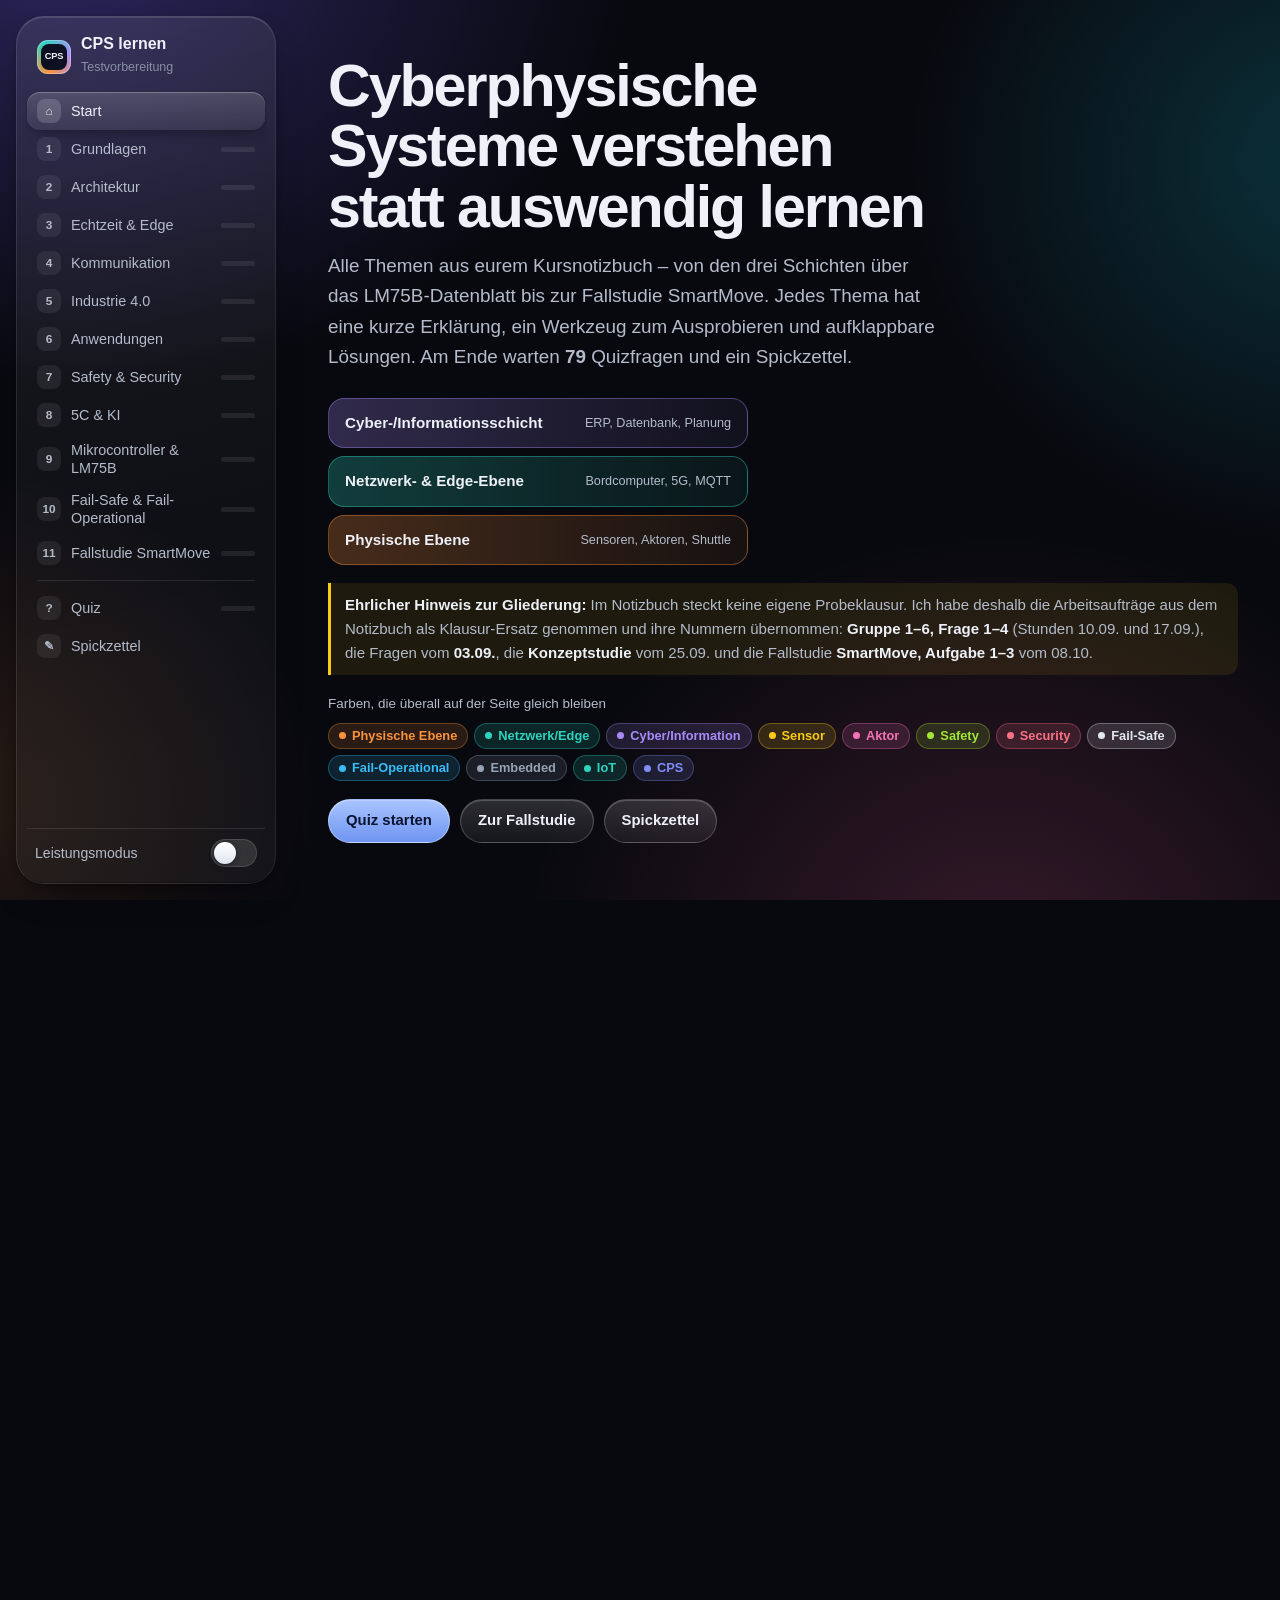
<file: exams/CPS/lernseite.html>
<!DOCTYPE html>
<html lang="de">

<head>
    <meta charset="utf-8">
    <meta name="viewport" content="width=device-width, initial-scale=1, viewport-fit=cover">
    <meta name="color-scheme" content="dark">
    <meta name="theme-color" content="#08090f">
    <title>CPS lernen – Cyberphysische Systeme</title>
    <style>
        :root {
            --bg: #08090f;
            --text: #eef1f8;
            --text2: #b4bccb;
            --text3: #8790a3;
            --stroke: rgba(255, 255, 255, .10);
            --stroke-hi: rgba(255, 255, 255, .20);
            --glass: linear-gradient(165deg, rgba(255, 255, 255, .085), rgba(255, 255, 255, .03) 60%, rgba(255, 255, 255, .045));
            --glass-in: rgba(255, 255, 255, .045);
            --shadow: 0 18px 40px -22px rgba(0, 0, 0, .75), 0 2px 8px -2px rgba(0, 0, 0, .35);
            --r-xl: 28px;
            --r-l: 22px;
            --r-m: 16px;
            --r-s: 11px;
            /* feste Farbcodierung */
            --c-phys: #fb923c;
            --c-edge: #2dd4bf;
            --c-cyber: #a78bfa;
            --c-sensor: #facc15;
            --c-aktor: #f472b6;
            --c-safety: #a3e635;
            --c-security: #fb7185;
            --c-fs: #e2e8f0;
            --c-fo: #38bdf8;
            --c-emb: #94a3b8;
            --c-iot: #2dd4bf;
            --c-cps: #818cf8;
            --ok: #34d399;
            --bad: #f87171;
            --accent: #8fb3ff;
            --spring: cubic-bezier(.34, 1.45, .64, 1);
            --ease: cubic-bezier(.22, .8, .24, 1);
            --dock-h: 62px;
            --safe-b: env(safe-area-inset-bottom, 0px);
            --font: -apple-system, BlinkMacSystemFont, "SF Pro Text", "SF Pro Display", "Segoe UI Variable", "Segoe UI", Roboto, "Helvetica Neue", Arial, sans-serif;
            --mono: ui-monospace, "SF Mono", SFMono-Regular, Menlo, Consolas, monospace;
            interpolate-size: allow-keywords;
        }

        *,
        *::before,
        *::after {
            box-sizing: border-box
        }

        html {
            -webkit-text-size-adjust: 100%;
            text-size-adjust: 100%;
            overflow-x: clip;
            background: var(--bg);
            scroll-behavior: auto
        }

        body {
            margin: 0;
            font-family: var(--font);
            font-size: 16px;
            line-height: 1.6;
            color: var(--text);
            overflow-x: clip;
            min-height: 100vh;
            -webkit-font-smoothing: antialiased;
            font-feature-settings: "ss01", "cv11"
        }

        /* Ein einziger, statischer Hintergrund-Farbverlauf */
        body::before {
            content: "";
            position: fixed;
            left: 0;
            top: 0;
            width: 100%;
            height: 100vh;
            height: 100lvh;
            z-index: -1;
            pointer-events: none;
            background:
                radial-gradient(70vmax 55vmax at 6% -6%, rgba(110, 90, 235, .34), transparent 62%),
                radial-gradient(55vmax 50vmax at 104% 18%, rgba(20, 175, 195, .24), transparent 60%),
                radial-gradient(60vmax 55vmax at 78% 108%, rgba(236, 92, 150, .20), transparent 62%),
                radial-gradient(48vmax 42vmax at -4% 88%, rgba(251, 146, 60, .13), transparent 60%),
                var(--bg)
        }

        html.perf body::before {
            background: radial-gradient(80vmax 60vmax at 10% 0%, #151735, transparent 70%), var(--bg)
        }

        ::selection {
            background: rgba(143, 179, 255, .35)
        }

        a {
            color: var(--accent)
        }

        h1,
        h2,
        h3,
        h4 {
            line-height: 1.2;
            margin: 0;
            font-weight: 680;
            letter-spacing: -.01em
        }

        p {
            margin: .55em 0
        }

        ul {
            margin: .4em 0;
            padding-left: 1.2em
        }

        li {
            margin: .18em 0
        }

        li::marker {
            color: var(--text3)
        }

        code,
        .mono {
            font-family: var(--mono);
            font-size: .92em
        }

        kbd {
            font-family: var(--mono);
            font-size: .8em;
            padding: 1px 6px;
            border-radius: 6px;
            border: 1px solid var(--stroke-hi);
            background: rgba(255, 255, 255, .06)
        }

        button {
            font: inherit;
            color: inherit
        }

        :focus-visible {
            outline: 2px solid var(--accent);
            outline-offset: 2px;
            border-radius: 10px
        }

        .sr {
            position: absolute;
            width: 1px;
            height: 1px;
            overflow: hidden;
            clip: rect(0 0 0 0);
            white-space: nowrap
        }

        /* ---------- Glas ---------- */
        .glass {
            position: relative;
            isolation: isolate;
            background: var(--glass);
            border: 1px solid;
            border-color: rgba(255, 255, 255, .17) rgba(255, 255, 255, .07) rgba(255, 255, 255, .05) rgba(255, 255, 255, .10);
            border-radius: var(--r-l);
            box-shadow: inset 0 1px 0 rgba(255, 255, 255, .12), inset 0 -1px 0 rgba(0, 0, 0, .25), var(--shadow)
        }

        .glass::before {
            content: "";
            position: absolute;
            inset: 0;
            border-radius: inherit;
            z-index: -1;
            pointer-events: none;
            opacity: 0;
            transition: opacity .4s var(--ease);
            background: radial-gradient(380px circle at var(--mx, 50%) var(--my, 50%), rgba(255, 255, 255, .085), transparent 65%)
        }

        .glass.lit::before {
            opacity: 1
        }

        /* echtes backdrop-filter nur für schwebende Elemente */
        .float-glass {
            background: rgba(24, 27, 40, .62);
            border: 1px solid rgba(255, 255, 255, .14);
            box-shadow: inset 0 1px 0 rgba(255, 255, 255, .16), 0 16px 40px -10px rgba(0, 0, 0, .7);
            -webkit-backdrop-filter: blur(22px) saturate(170%);
            backdrop-filter: blur(22px) saturate(170%)
        }

        @supports not ((backdrop-filter:blur(1px)) or (-webkit-backdrop-filter:blur(1px))) {
            .float-glass {
                background: rgba(22, 25, 37, .96)
            }
        }

        html.perf .glass {
            background: #131624;
            box-shadow: none;
            border-color: #252a3b
        }

        html.perf .glass::before {
            display: none
        }

        html.perf .float-glass {
            background: #161a28;
            -webkit-backdrop-filter: none;
            backdrop-filter: none;
            box-shadow: 0 0 0 1px #2a3044
        }

        html.perf .ripple {
            display: none
        }

        /* ---------- Kategorie-Farben ---------- */
        .k-phys {
            --k: var(--c-phys)
        }

        .k-edge {
            --k: var(--c-edge)
        }

        .k-cyber {
            --k: var(--c-cyber)
        }

        .k-sensor {
            --k: var(--c-sensor)
        }

        .k-aktor {
            --k: var(--c-aktor)
        }

        .k-safety {
            --k: var(--c-safety)
        }

        .k-security {
            --k: var(--c-security)
        }

        .k-fs {
            --k: var(--c-fs)
        }

        .k-fo {
            --k: var(--c-fo)
        }

        .k-emb {
            --k: var(--c-emb)
        }

        .k-iot {
            --k: var(--c-iot)
        }

        .k-cps {
            --k: var(--c-cps)
        }

        .k-ok {
            --k: var(--ok)
        }

        .k-bad {
            --k: var(--bad)
        }

        .k-acc {
            --k: var(--accent)
        }

        .tag {
            display: inline-flex;
            align-items: center;
            gap: 6px;
            padding: 2px 10px;
            border-radius: 999px;
            font-size: .8rem;
            font-weight: 600;
            line-height: 1.6;
            white-space: nowrap;
            color: var(--k, var(--text2));
            background: color-mix(in srgb, var(--k, #fff) 14%, transparent);
            border: 1px solid color-mix(in srgb, var(--k, #fff) 32%, transparent)
        }

        .tag::before {
            content: "";
            width: 7px;
            height: 7px;
            border-radius: 50%;
            background: currentColor;
            flex: none
        }

        .tag.plain::before {
            display: none
        }

        .hl {
            color: var(--k);
            font-weight: 650
        }

        /* ---------- Layout ---------- */
        .layout {
            display: grid;
            grid-template-columns: 286px minmax(0, 1fr)
        }

        .sidebar {
            position: sticky;
            top: 0;
            height: 100vh;
            height: 100dvh;
            padding: 16px 10px 16px 16px;
            display: flex
        }

        .sidebar .glass {
            flex: 1;
            display: flex;
            flex-direction: column;
            border-radius: var(--r-xl);
            padding: 14px 10px;
            min-height: 0
        }

        main {
            min-width: 0;
            padding-bottom: 120px
        }

        .wrap {
            max-width: 1080px;
            margin-inline: auto;
            padding-inline: clamp(14px, 3.4vw, 42px)
        }

        .topic,
        .hero {
            padding-block: 14px 34px
        }

        .topic {
            scroll-margin-top: 12px
        }

        .cv {
            content-visibility: auto
        }

        @media (max-width:960px) {
            .layout {
                display: block
            }

            .sidebar {
                display: none
            }

            main {
                padding-bottom: calc(var(--dock-h) + 48px + var(--safe-b))
            }
        }

        /* Sidebar-Navigation */
        .brand {
            display: flex;
            align-items: center;
            gap: 10px;
            padding: 4px 10px 12px
        }

        .brand-mark {
            width: 34px;
            height: 34px;
            border-radius: 11px;
            display: grid;
            place-items: center;
            flex: none;
            background: conic-gradient(from 200deg, var(--c-phys), var(--c-edge), var(--c-cyber), var(--c-phys));
            box-shadow: inset 0 0 0 1px rgba(255, 255, 255, .3)
        }

        .brand-mark span {
            width: 26px;
            height: 26px;
            border-radius: 8px;
            background: #0d1020;
            display: grid;
            place-items: center;
            font-size: .58rem;
            font-weight: 800;
            letter-spacing: -.02em
        }

        .brand b {
            font-size: 1rem;
            display: block;
            line-height: 1.1
        }

        .brand small {
            color: var(--text3);
            font-size: .78rem
        }

        .nav {
            position: relative;
            flex: 1;
            overflow-y: auto;
            overscroll-behavior: contain;
            scrollbar-width: thin;
            padding: 2px;
            margin: 0 -2px
        }

        .nav-pill {
            position: absolute;
            left: 2px;
            right: 2px;
            top: 0;
            height: 40px;
            border-radius: 13px;
            z-index: 0;
            pointer-events: none;
            background: linear-gradient(180deg, rgba(255, 255, 255, .16), rgba(255, 255, 255, .07));
            box-shadow: inset 0 1px 0 rgba(255, 255, 255, .25), 0 6px 16px -6px rgba(0, 0, 0, .5);
            transition: transform .55s var(--spring), height .55s var(--spring), opacity .3s
        }

        .nav a {
            position: relative;
            z-index: 1;
            display: grid;
            grid-template-columns: 26px 1fr auto;
            align-items: center;
            gap: 8px;
            padding: 7px 10px;
            border-radius: 13px;
            color: var(--text2);
            text-decoration: none;
            font-size: .9rem;
            line-height: 1.25;
            transition: color .25s
        }

        .nav a.on {
            color: var(--text)
        }

        .nav a:hover {
            color: var(--text)
        }

        .nav .nr {
            width: 24px;
            height: 24px;
            border-radius: 8px;
            display: grid;
            place-items: center;
            font-size: .74rem;
            font-weight: 700;
            background: rgba(255, 255, 255, .07);
            color: var(--text2)
        }

        .nav a.on .nr {
            background: rgba(255, 255, 255, .16);
            color: var(--text)
        }

        .nav .np {
            width: 34px;
            height: 5px;
            border-radius: 9px;
            background: rgba(255, 255, 255, .08);
            overflow: hidden
        }

        .nav .np i {
            display: block;
            height: 100%;
            width: 0;
            border-radius: inherit;
            background: var(--ok);
            transition: width .6s var(--spring)
        }

        .nav .sep {
            height: 1px;
            background: var(--stroke);
            margin: 8px 10px
        }

        .side-foot {
            padding: 10px 8px 2px;
            border-top: 1px solid var(--stroke);
            margin-top: 8px;
            display: grid;
            gap: 8px
        }

        /* Schalter (Leistungsmodus) */
        .switch {
            display: flex;
            align-items: center;
            justify-content: space-between;
            gap: 12px;
            cursor: pointer;
            font-size: .88rem;
            color: var(--text2);
            -webkit-tap-highlight-color: transparent
        }

        .switch input {
            position: absolute;
            opacity: 0;
            pointer-events: none
        }

        .switch .trk {
            position: relative;
            width: 46px;
            height: 28px;
            border-radius: 99px;
            background: rgba(255, 255, 255, .12);
            flex: none;
            transition: background .3s;
            box-shadow: inset 0 0 0 1px rgba(255, 255, 255, .12)
        }

        .switch .trk::after {
            content: "";
            position: absolute;
            top: 3px;
            left: 3px;
            width: 22px;
            height: 22px;
            border-radius: 50%;
            background: linear-gradient(180deg, #fff, #dfe5f1);
            box-shadow: 0 2px 6px rgba(0, 0, 0, .4);
            transition: transform .45s var(--spring), width .2s
        }

        .switch:active .trk::after {
            width: 27px
        }

        .switch input:checked+.trk {
            background: var(--ok)
        }

        .switch input:checked+.trk::after {
            transform: translateX(18px)
        }

        .switch:active input:checked+.trk::after {
            transform: translateX(13px)
        }

        .switch input:focus-visible+.trk {
            outline: 2px solid var(--accent);
            outline-offset: 2px
        }

        /* ---------- Hero ---------- */
        .hero {
            padding-top: clamp(22px, 5vw, 56px)
        }

        .hero h1 {
            font-size: clamp(2.15rem, 6.2vw, 3.7rem);
            font-weight: 760;
            letter-spacing: -.035em;
            line-height: 1.02;
            max-width: 19ch;
            text-wrap: balance
        }

        .hero .lead {
            font-size: clamp(1.02rem, 2.2vw, 1.18rem);
            color: var(--text2);
            max-width: 58ch;
            margin-top: 14px
        }

        .hero-grid {
            display: grid;
            gap: 18px;
            margin-top: 26px
        }

        .stack3d {
            display: grid;
            gap: 8px;
            max-width: 420px
        }

        .stack3d div {
            display: flex;
            justify-content: space-between;
            align-items: center;
            padding: 12px 16px;
            border-radius: 16px;
            font-weight: 650;
            font-size: .95rem;
            background: linear-gradient(90deg, color-mix(in srgb, var(--k) 26%, transparent), color-mix(in srgb, var(--k) 6%, transparent));
            border: 1px solid color-mix(in srgb, var(--k) 40%, transparent);
            color: var(--text)
        }

        .stack3d small {
            color: var(--text2);
            font-weight: 500
        }

        .legend {
            display: flex;
            flex-wrap: wrap;
            gap: 6px
        }

        .note {
            border-left: 3px solid var(--k, var(--accent));
            padding: 10px 14px;
            border-radius: 0 12px 12px 0;
            background: color-mix(in srgb, var(--k, var(--accent)) 9%, transparent);
            font-size: .94rem;
            color: var(--text2)
        }

        .note b {
            color: var(--text)
        }

        .row {
            display: flex;
            flex-wrap: wrap;
            gap: 10px;
            align-items: center
        }

        /* ---------- Buttons ---------- */
        .tap {
            position: relative;
            overflow: hidden;
            -webkit-tap-highlight-color: transparent;
            touch-action: manipulation
        }

        .ripple {
            position: absolute;
            border-radius: 50%;
            pointer-events: none;
            background: radial-gradient(circle, rgba(255, 255, 255, .5), rgba(255, 255, 255, 0) 68%)
        }

        .btn {
            display: inline-flex;
            align-items: center;
            justify-content: center;
            gap: 8px;
            min-height: 42px;
            padding: 9px 17px;
            border-radius: 999px;
            border: 1px solid var(--stroke-hi);
            cursor: pointer;
            background: linear-gradient(180deg, rgba(255, 255, 255, .15), rgba(255, 255, 255, .06));
            color: var(--text);
            font-weight: 620;
            font-size: .93rem;
            box-shadow: inset 0 1px 0 rgba(255, 255, 255, .2);
            transition: transform .45s var(--spring), background .2s, opacity .2s;
            text-decoration: none;
            white-space: nowrap
        }

        .btn:hover {
            background: linear-gradient(180deg, rgba(255, 255, 255, .2), rgba(255, 255, 255, .09))
        }

        .btn:active {
            transform: scale(.95)
        }

        .btn.primary {
            background: linear-gradient(180deg, #a9c4ff, #6f95f2);
            color: #0a1330;
            border-color: rgba(255, 255, 255, .35)
        }

        .btn.small {
            min-height: 34px;
            padding: 6px 13px;
            font-size: .85rem
        }

        .btn:disabled {
            opacity: .45;
            pointer-events: none
        }

        .icon-btn {
            width: 46px;
            height: 46px;
            border-radius: 50%;
            display: grid;
            place-items: center;
            border: 0;
            background: rgba(255, 255, 255, .08);
            cursor: pointer;
            flex: none;
            transition: transform .45s var(--spring)
        }

        .icon-btn:active {
            transform: scale(.9)
        }

        .icon-btn svg,
        .btn svg {
            width: 20px;
            height: 20px;
            stroke: currentColor;
            fill: none;
            stroke-width: 2;
            stroke-linecap: round;
            stroke-linejoin: round
        }

        /* ---------- Abschnitt ---------- */
        .topic-head {
            display: flex;
            gap: 16px;
            align-items: flex-start;
            margin-bottom: 18px
        }

        .topic-nr {
            flex: none;
            width: 52px;
            height: 52px;
            border-radius: 17px;
            display: grid;
            place-items: center;
            font-size: 1.35rem;
            font-weight: 780;
            background: linear-gradient(160deg, rgba(255, 255, 255, .18), rgba(255, 255, 255, .04));
            border: 1px solid rgba(255, 255, 255, .16);
            box-shadow: inset 0 1px 0 rgba(255, 255, 255, .25)
        }

        .topic-head h2 {
            font-size: clamp(1.45rem, 3.6vw, 2.05rem);
            letter-spacing: -.025em
        }

        .src {
            display: flex;
            flex-wrap: wrap;
            gap: 6px;
            margin-top: 8px
        }

        .src .tag {
            color: var(--text2);
            background: rgba(255, 255, 255, .05);
            border-color: var(--stroke)
        }

        .topic-body {
            container-type: inline-size;
            display: grid;
            gap: 16px;
            min-width: 0
        }

        .card {
            padding: clamp(16px, 2.6vw, 24px);
            min-width: 0
        }

        .card h3 {
            font-size: 1.12rem;
            margin-bottom: 6px
        }

        .card h4 {
            font-size: 1rem;
            margin: 12px 0 4px
        }

        .prose>p,
        .prose>ul {
            max-width: 74ch
        }

        .prose p.merk {
            color: var(--text)
        }

        .mini h4,
        .mini p,
        .layer-h,
        .sq {
            hyphens: auto;
            -webkit-hyphens: auto;
            overflow-wrap: break-word
        }

        .prose p,
        .prose li {
            color: var(--text2)
        }

        .prose b,
        .prose strong {
            color: var(--text)
        }

        .grid {
            display: grid;
            gap: 14px;
            grid-template-columns: minmax(0, 1fr)
        }

        @container (min-width:600px) {
            .g2 {
                grid-template-columns: repeat(2, minmax(0, 1fr))
            }

            .g3 {
                grid-template-columns: repeat(2, minmax(0, 1fr))
            }
        }

        @container (min-width:860px) {
            .g3 {
                grid-template-columns: repeat(3, minmax(0, 1fr))
            }
        }

        .mini {
            padding: 14px 16px;
            border-radius: var(--r-m);
            background: var(--glass-in);
            border: 1px solid var(--stroke)
        }

        .mini h4 {
            margin: 0 0 4px;
            font-size: .98rem
        }

        .mini p,
        .mini li {
            font-size: .93rem;
            color: var(--text2);
            margin: .3em 0
        }

        .mini.k {
            border-color: color-mix(in srgb, var(--k) 38%, transparent);
            background: color-mix(in srgb, var(--k) 7%, rgba(255, 255, 255, .02))
        }

        .mini.k h4 {
            color: var(--k)
        }

        .merk {
            font-weight: 600;
            color: var(--text);
            padding: 12px 16px;
            border-radius: 14px;
            background: linear-gradient(90deg, rgba(143, 179, 255, .14), rgba(143, 179, 255, .03));
            border: 1px solid rgba(143, 179, 255, .25)
        }

        table.t {
            width: 100%;
            border-collapse: collapse;
            font-size: .92rem
        }

        .t th,
        .t td {
            text-align: left;
            padding: 9px 10px;
            border-bottom: 1px solid var(--stroke);
            vertical-align: top
        }

        .t th {
            color: var(--text3);
            font-weight: 600;
            font-size: .82rem
        }

        .t td {
            color: var(--text2)
        }

        .scroll-x {
            overflow-x: auto;
            max-width: 100%;
            overscroll-behavior-x: contain
        }

        /* Werkzeug */
        .tool {
            container-type: inline-size;
            padding: clamp(14px, 2.6vw, 22px);
            min-width: 0
        }

        .tool-head {
            display: flex;
            flex-wrap: wrap;
            justify-content: space-between;
            gap: 8px 14px;
            align-items: baseline;
            margin-bottom: 12px
        }

        .tool-head h3 {
            font-size: 1.08rem;
            display: flex;
            gap: 8px;
            align-items: center
        }

        .tool-head h3::before {
            content: "";
            width: 9px;
            height: 9px;
            border-radius: 3px;
            background: var(--accent);
            box-shadow: 0 0 12px var(--accent);
            flex: none
        }

        .tool-head p {
            margin: 0;
            color: var(--text3);
            font-size: .88rem
        }

        .out {
            font-variant-numeric: tabular-nums
        }

        .calc {
            font-family: var(--mono);
            font-size: .86rem;
            line-height: 1.75;
            background: rgba(0, 0, 0, .22);
            border: 1px solid var(--stroke);
            border-radius: 14px;
            padding: 12px 14px;
            overflow-x: auto;
            color: #d9def0;
            white-space: pre-wrap;
            word-break: break-word
        }

        .calc {
            white-space: normal
        }

        .cl {
            display: flex;
            flex-wrap: wrap;
            gap: 0 .8em;
            padding: 2px 0
        }

        .cl .c {
            flex: 0 0 13.5em
        }

        .cl .cval {
            flex: 1 1 16em;
            min-width: 0
        }

        @container (max-width:520px) {
            .cl {
                padding: 5px 0;
                border-bottom: 1px solid rgba(255, 255, 255, .05)
            }

            .cl:last-child {
                border-bottom: 0
            }

            .cl .c {
                flex-basis: 100%;
                font-size: .8em
            }
        }

        .calc .r {
            color: var(--ok)
        }

        .calc .w {
            color: var(--bad)
        }

        .calc .c {
            color: var(--text3)
        }

        .field {
            display: grid;
            gap: 4px;
            min-width: 0
        }

        .field label,
        .flabel {
            font-size: .84rem;
            color: var(--text2);
            display: flex;
            justify-content: space-between;
            gap: 8px
        }

        .field output {
            color: var(--text);
            font-weight: 650;
            font-variant-numeric: tabular-nums
        }

        input[type=range] {
            -webkit-appearance: none;
            appearance: none;
            width: 100%;
            height: 30px;
            background: transparent;
            margin: 0;
            touch-action: pan-y
        }

        input[type=range]::-webkit-slider-runnable-track {
            height: 6px;
            border-radius: 9px;
            background: linear-gradient(90deg, var(--accent) var(--p, 50%), rgba(255, 255, 255, .12) var(--p, 50%))
        }

        input[type=range]::-webkit-slider-thumb {
            -webkit-appearance: none;
            width: 24px;
            height: 24px;
            margin-top: -9px;
            border-radius: 50%;
            background: linear-gradient(180deg, #fff, #dce3f0);
            box-shadow: 0 2px 8px rgba(0, 0, 0, .5), inset 0 -1px 0 rgba(0, 0, 0, .1);
            transition: transform .35s var(--spring)
        }

        input[type=range]:active::-webkit-slider-thumb {
            transform: scale(1.15)
        }

        input[type=range]::-moz-range-track {
            height: 6px;
            border-radius: 9px;
            background: rgba(255, 255, 255, .12)
        }

        input[type=range]::-moz-range-progress {
            height: 6px;
            border-radius: 9px;
            background: var(--accent)
        }

        input[type=range]::-moz-range-thumb {
            width: 22px;
            height: 22px;
            border: 0;
            border-radius: 50%;
            background: #eef2fa;
            box-shadow: 0 2px 8px rgba(0, 0, 0, .5)
        }

        .inp {
            width: 100%;
            min-height: 44px;
            padding: 10px 14px;
            border-radius: 13px;
            border: 1px solid var(--stroke-hi);
            background: rgba(0, 0, 0, .25);
            color: var(--text);
            font: inherit;
            font-size: 16px;
            outline: none;
            transition: border-color .2s, box-shadow .2s
        }

        .inp:focus {
            border-color: var(--accent);
            box-shadow: 0 0 0 3px rgba(143, 179, 255, .2)
        }

        select.inp {
            appearance: none;
            -webkit-appearance: none;
            padding-right: 34px;
            background-image: linear-gradient(45deg, transparent 50%, var(--text2) 50%), linear-gradient(135deg, var(--text2) 50%, transparent 50%);
            background-position: calc(100% - 18px) 55%, calc(100% - 13px) 55%;
            background-size: 5px 5px;
            background-repeat: no-repeat
        }

        select.inp option {
            background: #151827
        }

        /* Segment-Umschalter mit gleitender Glas-Pille (wischbar) */
        .seg {
            position: relative;
            display: flex;
            gap: 2px;
            padding: 4px;
            border-radius: 999px;
            max-width: 100%;
            width: max-content;
            overflow-x: auto;
            overscroll-behavior-x: contain;
            scrollbar-width: none;
            scroll-snap-type: x proximity;
            background: rgba(0, 0, 0, .22);
            border: 1px solid var(--stroke);
            -webkit-overflow-scrolling: touch
        }

        .seg::-webkit-scrollbar {
            display: none
        }

        .seg.full {
            width: 100%
        }

        .seg.full button {
            flex: 1 0 auto;
            padding: 8px 11px
        }

        .seg.ovf {
            -webkit-mask-image: linear-gradient(90deg, transparent 0, #000 18px, #000 calc(100% - 18px), transparent);
            mask-image: linear-gradient(90deg, transparent 0, #000 18px, #000 calc(100% - 18px), transparent)
        }

        .seg button {
            position: relative;
            z-index: 1;
            flex: 0 0 auto;
            border: 0;
            background: none;
            color: var(--text2);
            padding: 8px 15px;
            min-height: 38px;
            border-radius: 999px;
            font-size: .89rem;
            font-weight: 600;
            white-space: nowrap;
            cursor: pointer;
            scroll-snap-align: center;
            transition: color .3s
        }

        .seg button[aria-pressed=true] {
            color: var(--text)
        }

        .seg-pill {
            position: absolute;
            z-index: 0;
            top: 4px;
            bottom: 4px;
            left: 0;
            width: 0;
            border-radius: 999px;
            pointer-events: none;
            background: linear-gradient(180deg, rgba(255, 255, 255, .22), rgba(255, 255, 255, .09));
            box-shadow: inset 0 1px 0 rgba(255, 255, 255, .32), 0 4px 14px -4px rgba(0, 0, 0, .5);
            transition: transform .55s var(--spring), width .55s var(--spring)
        }

        .seg.noanim .seg-pill {
            transition: none
        }

        /* Aufklappbare Lösungen */
        .sols {
            display: grid;
            gap: 10px
        }

        .sols-h {
            display: flex;
            align-items: center;
            gap: 10px;
            margin-top: 4px;
            font-size: 1rem;
            color: var(--text2)
        }

        .sols-h::after {
            content: "";
            flex: 1;
            height: 1px;
            background: var(--stroke)
        }

        details.sol {
            border-radius: var(--r-m);
            background: var(--glass-in);
            border: 1px solid var(--stroke);
            overflow: hidden
        }

        details.sol>summary {
            list-style: none;
            cursor: pointer;
            display: grid;
            grid-template-columns: auto 1fr 22px;
            gap: 12px;
            align-items: center;
            padding: 13px 16px;
            -webkit-tap-highlight-color: transparent
        }

        details.sol>summary::-webkit-details-marker {
            display: none
        }

        details.sol>summary .tag {
            color: var(--text);
            background: rgba(255, 255, 255, .08);
            border-color: var(--stroke-hi)
        }

        details.sol>summary .tag::before {
            display: none
        }

        .sq {
            font-weight: 600;
            font-size: .95rem;
            line-height: 1.35
        }

        .chev {
            width: 22px;
            height: 22px;
            border-radius: 50%;
            display: grid;
            place-items: center;
            background: rgba(255, 255, 255, .07);
            transition: transform .45s var(--spring)
        }

        .chev::after {
            content: "";
            width: 7px;
            height: 7px;
            border-right: 2px solid var(--text2);
            border-bottom: 2px solid var(--text2);
            transform: translateY(-2px) rotate(45deg)
        }

        details.sol[open] .chev {
            transform: rotate(180deg)
        }

        details.sol::details-content {
            block-size: 0;
            overflow: hidden;
            transition: block-size .45s var(--ease), content-visibility .45s allow-discrete
        }

        details.sol[open]::details-content {
            block-size: auto
        }

        .sol-body {
            padding: 0 16px 16px;
            color: var(--text2);
            font-size: .95rem
        }

        .sol-body b {
            color: var(--text)
        }

        .why {
            margin-top: 8px;
            font-size: .9rem;
            padding: 9px 12px;
            border-radius: 12px;
            background: rgba(255, 255, 255, .04);
            border: 1px dashed var(--stroke-hi)
        }

        .why::before {
            content: "Begründung: ";
            font-weight: 700;
            color: var(--text)
        }

        .caveat {
            margin-top: 8px;
            font-size: .9rem;
            padding: 9px 12px;
            border-radius: 12px;
            background: rgba(253, 224, 71, .07);
            border: 1px solid rgba(253, 224, 71, .25);
            color: #f4e7a8
        }

        .caveat::before {
            content: "Hinweis: ";
            font-weight: 700
        }

        /* Einblenden beim Scrollen (einmalig) */
        html.js .reveal {
            opacity: 0;
            transform: translateY(18px)
        }

        html.js .reveal.in {
            opacity: 1;
            transform: none;
            transition: opacity .6s var(--ease), transform .9s var(--spring)
        }

        html.perf .reveal {
            opacity: 1 !important;
            transform: none !important;
            transition: none !important
        }

        /* Feedback-Animationen (einmalig) */
        @keyframes shake {

            0%,
            100% {
                transform: none
            }

            20% {
                transform: translateX(-7px)
            }

            40% {
                transform: translateX(6px)
            }

            60% {
                transform: translateX(-4px)
            }

            80% {
                transform: translateX(2px)
            }
        }

        @keyframes pop {
            0% {
                transform: scale(1)
            }

            40% {
                transform: scale(1.035)
            }

            100% {
                transform: scale(1)
            }
        }

        @keyframes pulse1 {
            0% {
                box-shadow: 0 0 0 0 color-mix(in srgb, var(--k, var(--accent)) 60%, transparent)
            }

            100% {
                box-shadow: 0 0 0 14px transparent
            }
        }

        .shake {
            animation: shake .45s var(--ease) 1
        }

        .pop {
            animation: pop .5s var(--spring) 1
        }

        /* ---------- Sortier-/Zuordnungsspiel ---------- */
        .sorter {
            display: grid;
            gap: 12px
        }

        .pool {
            display: flex;
            flex-wrap: wrap;
            gap: 8px;
            min-height: 48px;
            padding: 10px;
            border-radius: 16px;
            border: 1px dashed var(--stroke-hi);
            background: rgba(0, 0, 0, .14)
        }

        .pool:empty::after {
            content: "Alles zugeordnet.";
            color: var(--ok);
            font-weight: 600;
            font-size: .9rem;
            padding: 6px
        }

        .chip {
            border: 1px solid var(--stroke-hi);
            background: linear-gradient(180deg, rgba(255, 255, 255, .13), rgba(255, 255, 255, .05));
            color: var(--text);
            padding: 8px 13px;
            border-radius: 13px;
            font-size: .89rem;
            font-weight: 560;
            line-height: 1.3;
            cursor: pointer;
            text-align: left;
            max-width: 100%;
            transition: transform .45s var(--spring), border-color .2s, background .2s
        }

        .chip[aria-pressed=true] {
            border-color: var(--accent);
            background: rgba(143, 179, 255, .2);
            transform: translateY(-2px)
        }

        .chip.done {
            cursor: default;
            border-color: color-mix(in srgb, var(--k) 55%, transparent);
            background: color-mix(in srgb, var(--k) 15%, transparent)
        }

        .chip[draggable=true] {
            cursor: grab
        }

        .buckets {
            display: grid;
            gap: 10px;
            grid-template-columns: minmax(0, 1fr)
        }

        @container (min-width:540px) {
            .buckets {
                grid-template-columns: repeat(var(--n, 3), minmax(0, 1fr))
            }

            .bucket {
                min-height: 96px
            }
        }

        .bucket {
            border-radius: 16px;
            padding: 10px;
            min-height: 62px;
            cursor: pointer;
            display: flex;
            flex-direction: column;
            gap: 7px;
            transition: transform .45s var(--spring), background .2s;
            border: 1px solid color-mix(in srgb, var(--k) 40%, transparent);
            background: color-mix(in srgb, var(--k) 7%, transparent)
        }

        .bucket.armed {
            background: color-mix(in srgb, var(--k) 15%, transparent)
        }

        .bucket.over {
            transform: scale(1.02);
            background: color-mix(in srgb, var(--k) 20%, transparent)
        }

        .bucket-h {
            font-weight: 700;
            font-size: .92rem;
            color: var(--k);
            display: flex;
            justify-content: space-between;
            gap: 6px
        }

        .bucket-h small {
            color: var(--text3);
            font-weight: 500
        }

        .bucket .chip {
            font-size: .84rem;
            padding: 6px 10px
        }

        .msg {
            font-size: .9rem;
            color: var(--text2);
            min-height: 1.5em;
            padding: 8px 12px;
            border-radius: 12px;
            background: rgba(255, 255, 255, .04)
        }

        .msg.ok {
            color: #bff3dc;
            background: rgba(52, 211, 153, .1)
        }

        .msg.bad {
            color: #ffd0d0;
            background: rgba(248, 113, 113, .1)
        }

        /* ---------- Mobile Dock + Sheet ---------- */
        .dock {
            position: fixed;
            left: 10px;
            right: 10px;
            bottom: calc(10px + var(--safe-b));
            height: var(--dock-h);
            border-radius: 24px;
            z-index: 50;
            display: none;
            align-items: center;
            gap: 6px;
            padding: 7px;
            max-width: 620px;
            margin-inline: auto
        }

        @media (max-width:960px) {
            .dock {
                display: flex
            }
        }

        .dock-cur {
            flex: 1;
            min-width: 0;
            height: 100%;
            display: flex;
            align-items: center;
            gap: 10px;
            border: 0;
            background: rgba(255, 255, 255, .07);
            border-radius: 17px;
            padding: 0 12px;
            cursor: pointer;
            text-align: left;
            touch-action: none
        }

        .dock-cur .t {
            min-width: 0;
            display: grid;
            line-height: 1.15
        }

        .dock-cur b {
            font-size: .92rem;
            white-space: nowrap;
            overflow: hidden;
            text-overflow: ellipsis
        }

        .dock-cur small {
            font-size: .74rem;
            color: var(--text3)
        }

        .ring {
            width: 30px;
            height: 30px;
            flex: none;
            transform: rotate(-90deg)
        }

        .ring circle {
            fill: none;
            stroke-width: 3.5
        }

        .ring .bg {
            stroke: rgba(255, 255, 255, .12)
        }

        .ring .fg {
            stroke: var(--ok);
            stroke-linecap: round;
            transition: stroke-dashoffset .7s var(--spring)
        }

        .dock .icon-btn {
            width: 46px;
            height: 46px
        }

        .dock .quiz-btn {
            height: 100%;
            padding: 0 14px;
            border-radius: 17px;
            border: 0;
            background: linear-gradient(180deg, #a9c4ff, #6f95f2);
            color: #0a1330;
            font-weight: 700;
            font-size: .9rem;
            cursor: pointer;
            flex: none
        }

        .scrim {
            position: fixed;
            inset: 0;
            background: rgba(3, 4, 10, .5);
            z-index: 60;
            opacity: 0;
            pointer-events: none;
            transition: opacity .35s
        }

        .scrim.on {
            opacity: 1;
            pointer-events: auto
        }

        .sheet {
            position: fixed;
            left: 0;
            right: 0;
            bottom: -48px;
            z-index: 61;
            max-height: calc(84vh + 48px);
            display: flex;
            flex-direction: column;
            border-radius: 28px 28px 0 0;
            padding-bottom: calc(48px + var(--safe-b));
            transform: translateY(100%);
            transition: transform .55s var(--spring);
            max-width: 640px;
            margin-inline: auto;
            visibility: hidden
        }

        .sheet.open {
            transform: translateY(0);
            visibility: visible
        }

        .sheet.closing {
            visibility: visible
        }

        .sheet-grab {
            padding: 10px 18px 8px;
            cursor: grab;
            touch-action: none
        }

        .sheet-grab::before {
            content: "";
            display: block;
            width: 42px;
            height: 5px;
            border-radius: 9px;
            background: rgba(255, 255, 255, .3);
            margin: 0 auto 10px
        }

        .sheet-grab h3 {
            font-size: 1.05rem
        }

        .sheet .nav {
            padding: 4px 10px 10px;
            margin: 0
        }

        .sheet .nav a {
            padding: 8px 10px
        }

        .sheet-foot {
            padding: 10px 18px 4px;
            border-top: 1px solid var(--stroke)
        }

        /* ---------- Quiz ---------- */
        .quiz-bar {
            display: grid;
            gap: 10px
        }

        .quiz-modes {
            display: flex;
            flex-wrap: wrap;
            gap: 8px;
            align-items: center;
            justify-content: space-between
        }

        .qprog {
            height: 6px;
            border-radius: 9px;
            background: rgba(255, 255, 255, .08);
            overflow: hidden
        }

        .qprog i {
            display: block;
            height: 100%;
            width: 0;
            background: linear-gradient(90deg, var(--accent), var(--c-cyber));
            border-radius: inherit;
            transition: width .6s var(--spring)
        }

        .qstage {
            position: relative;
            touch-action: pan-y
        }

        .qcard {
            padding: clamp(16px, 3vw, 26px);
            min-height: 260px
        }

        .qmeta {
            display: flex;
            flex-wrap: wrap;
            gap: 8px;
            align-items: center;
            justify-content: space-between;
            margin-bottom: 12px;
            font-size: .84rem;
            color: var(--text3)
        }

        .qtext {
            font-size: clamp(1.06rem, 2.4vw, 1.22rem);
            font-weight: 640;
            line-height: 1.4;
            margin-bottom: 14px
        }

        .opts {
            display: grid;
            gap: 9px
        }

        .opt {
            display: grid;
            grid-template-columns: 26px 1fr;
            gap: 12px;
            align-items: start;
            text-align: left;
            width: 100%;
            padding: 12px 14px;
            border-radius: 15px;
            border: 1px solid var(--stroke-hi);
            background: rgba(255, 255, 255, .05);
            cursor: pointer;
            font-size: .97rem;
            line-height: 1.4;
            transition: border-color .2s, background .2s, transform .45s var(--spring)
        }

        .opt:hover {
            background: rgba(255, 255, 255, .08)
        }

        .opt .box {
            width: 24px;
            height: 24px;
            border-radius: 50%;
            border: 2px solid var(--stroke-hi);
            display: grid;
            place-items: center;
            transition: all .3s var(--spring);
            margin-top: -1px
        }

        .opt.multi .box {
            border-radius: 7px
        }

        .opt[aria-checked=true] {
            border-color: var(--accent);
            background: rgba(143, 179, 255, .14)
        }

        .opt[aria-checked=true] .box {
            border-color: var(--accent);
            background: var(--accent);
            box-shadow: inset 0 0 0 4px #1a2140
        }

        .opt.multi[aria-checked=true] .box {
            box-shadow: none
        }

        .opt.multi[aria-checked=true] .box::after {
            content: "";
            width: 10px;
            height: 6px;
            border-left: 2.5px solid #0a1330;
            border-bottom: 2.5px solid #0a1330;
            transform: translateY(-1px) rotate(-45deg)
        }

        .opt.right {
            border-color: var(--ok);
            background: rgba(52, 211, 153, .13)
        }

        .opt.wrong {
            border-color: var(--bad);
            background: rgba(248, 113, 113, .12)
        }

        .opt.missed {
            border-color: var(--ok);
            border-style: dashed
        }

        .opts.locked .opt {
            cursor: default
        }

        .qfb {
            margin-top: 14px;
            padding: 13px 15px;
            border-radius: 15px;
            font-size: .95rem;
            color: var(--text2)
        }

        .qfb.ok {
            background: rgba(52, 211, 153, .1);
            border: 1px solid rgba(52, 211, 153, .35)
        }

        .qfb.bad {
            background: rgba(248, 113, 113, .09);
            border: 1px solid rgba(248, 113, 113, .35)
        }

        .qfb b.v {
            display: flex;
            align-items: center;
            gap: 8px;
            font-size: 1.02rem;
            margin-bottom: 4px
        }

        .qfb.ok b.v {
            color: var(--ok)
        }

        .qfb.bad b.v {
            color: var(--bad)
        }

        .qfb .ans {
            color: var(--text);
            font-weight: 600
        }

        .quiz-actions {
            position: sticky;
            bottom: 16px;
            z-index: 5;
            display: flex;
            gap: 8px;
            align-items: center;
            justify-content: space-between;
            padding: 8px;
            border-radius: 22px;
            margin-top: 12px
        }

        @media (max-width:960px) {
            .quiz-actions {
                bottom: calc(var(--dock-h) + 20px + var(--safe-b))
            }
        }

        .quiz-actions .btn.primary {
            flex: 1;
            max-width: 280px;
            min-height: 46px
        }

        .qhint {
            font-size: .8rem;
            color: var(--text3);
            text-align: center
        }

        .stats {
            display: grid;
            gap: 9px
        }

        .stat {
            display: grid;
            grid-template-columns: minmax(0, 1fr) auto;
            gap: 4px 10px;
            align-items: center;
            font-size: .9rem
        }

        .stat .bar {
            grid-column: 1/-1;
            height: 8px;
            border-radius: 9px;
            background: rgba(255, 255, 255, .07);
            overflow: hidden;
            display: flex
        }

        .stat .bar i {
            display: block;
            height: 100%;
            transition: width .7s var(--spring)
        }

        .stat .bar .g {
            background: var(--ok)
        }

        .stat .bar .r {
            background: var(--bad)
        }

        .stat span {
            color: var(--text3);
            font-variant-numeric: tabular-nums;
            font-size: .84rem
        }

        .qdone {
            text-align: center;
            padding: 28px 10px
        }

        .qdone .big {
            font-size: 3rem;
            font-weight: 780;
            letter-spacing: -.03em
        }

        /* Spickzettel */
        .cheat {
            display: grid;
            gap: 12px;
            grid-template-columns: minmax(0, 1fr)
        }

        @container (min-width:620px) {
            .cheat {
                grid-template-columns: repeat(2, minmax(0, 1fr))
            }
        }

        @container (min-width:940px) {
            .cheat {
                grid-template-columns: repeat(3, minmax(0, 1fr))
            }
        }

        .cheat .mini {
            font-size: .9rem
        }

        .cheat .mini ul {
            padding-left: 1.05em
        }

        .cheat .mini li {
            font-size: .88rem;
            margin: .12em 0
        }

        @media (prefers-reduced-motion:reduce) {

            *,
            *::before,
            *::after {
                animation-duration: .01ms !important;
                animation-iteration-count: 1 !important;
                transition-duration: .01ms !important
            }

            html.js .reveal {
                opacity: 1;
                transform: none
            }
        }

        @media print {

            body::before,
            .sidebar,
            .dock,
            .sheet,
            .scrim,
            .quiz-actions {
                display: none !important
            }

            body {
                background: #fff;
                color: #000
            }

            .layout {
                display: block
            }

            .glass {
                box-shadow: none;
                background: #fff;
                border-color: #ccc
            }

            .cv {
                content-visibility: visible
            }

            details.sol::details-content {
                block-size: auto
            }
        }


        /* Raster dürfen nie breiter als ihr Container werden */
        .topic-body,
        .quiz-bar,
        .flow-side,
        .sorter,
        .sim-top,
        .layers,
        .mq-col,
        .erp,
        .stats,
        .sols,
        .hero-grid,
        .stack3d {
            grid-template-columns: minmax(0, 1fr)
        }

        /* ---------- Werkzeug-Layouts (Container Queries -> eigenes Hochkant-Layout) ---------- */
        .cmp {
            display: grid;
            gap: 10px;
            grid-template-columns: minmax(0, 1fr);
            margin-top: 12px
        }

        @container (min-width:560px) {
            .cmp {
                grid-template-columns: repeat(3, minmax(0, 1fr))
            }
        }

        .cmp .mini {
            transition: transform .5s var(--spring)
        }

        .cmp .mini p {
            color: var(--text)
        }

        /* Datenfluss (Thema 2) */
        .flow {
            display: grid;
            gap: 14px;
            grid-template-columns: minmax(0, 1fr)
        }

        @container (min-width:720px) {
            .flow {
                grid-template-columns: minmax(0, 1.25fr) minmax(0, 1fr)
            }
        }

        .layers {
            display: grid;
            gap: 8px
        }

        .layer {
            border-radius: 16px;
            padding: 10px 12px 12px;
            border: 1px solid color-mix(in srgb, var(--k) 35%, transparent);
            background: color-mix(in srgb, var(--k) 6%, transparent);
            transition: background .35s, border-color .35s, box-shadow .35s;
            position: relative
        }

        .layer.active {
            background: color-mix(in srgb, var(--k) 16%, transparent);
            border-color: color-mix(in srgb, var(--k) 75%, transparent);
            box-shadow: 0 0 0 1px color-mix(in srgb, var(--k) 40%, transparent), 0 10px 30px -14px var(--k)
        }

        .layer-h {
            display: flex;
            justify-content: space-between;
            align-items: center;
            gap: 8px;
            font-weight: 700;
            font-size: .9rem;
            color: var(--k);
            margin-bottom: 8px;
            min-height: 28px
        }

        .comps {
            display: flex;
            flex-wrap: wrap;
            gap: 6px
        }

        .comp {
            border: 1px solid color-mix(in srgb, var(--k) 35%, transparent);
            background: rgba(0, 0, 0, .18);
            color: var(--text);
            border-radius: 10px;
            padding: 5px 10px;
            font-size: .84rem;
            cursor: pointer;
            transition: transform .4s var(--spring), background .2s
        }

        .comp:hover {
            background: color-mix(in srgb, var(--k) 18%, transparent)
        }

        .comp.sel {
            background: color-mix(in srgb, var(--k) 26%, transparent);
            transform: translateY(-1px)
        }

        .packet {
            display: inline-flex;
            align-items: center;
            gap: 6px;
            padding: 3px 10px;
            border-radius: 999px;
            font-size: .8rem;
            font-weight: 700;
            background: var(--accent);
            color: #0a1330;
            white-space: nowrap;
            box-shadow: 0 4px 14px -4px var(--accent)
        }

        .packet.alarm {
            background: var(--bad);
            box-shadow: 0 4px 14px -4px var(--bad)
        }

        .flow-side {
            display: grid;
            gap: 12px;
            align-content: start
        }

        .info {
            padding: 14px 16px;
            border-radius: 16px;
            background: rgba(0, 0, 0, .2);
            border: 1px solid var(--stroke);
            min-height: 150px
        }

        .info h4 {
            margin: 0 0 6px;
            font-size: 1rem;
            display: flex;
            gap: 8px;
            align-items: center;
            flex-wrap: wrap
        }

        .info p {
            margin: 0;
            color: var(--text2);
            font-size: .93rem
        }

        /* Anhalteweg (Thema 3) */
        .ctrls {
            display: grid;
            gap: 12px;
            grid-template-columns: minmax(0, 1fr)
        }

        @container (min-width:560px) {
            .ctrls {
                grid-template-columns: repeat(2, minmax(0, 1fr))
            }
        }

        .track {
            position: relative;
            height: 74px;
            margin: 18px 0 6px;
            border-radius: 14px;
            background: repeating-linear-gradient(90deg, rgba(255, 255, 255, .05) 0 1px, transparent 1px 10%), rgba(0, 0, 0, .2);
            border: 1px solid var(--stroke);
            overflow: hidden
        }

        .track .seg-r,
        .track .seg-b {
            position: absolute;
            top: 26px;
            height: 22px;
            transition: width .6s var(--spring), left .6s var(--spring)
        }

        .track .seg-r {
            left: 0;
            background: color-mix(in srgb, var(--c-edge) 70%, transparent);
            border-radius: 8px 0 0 8px
        }

        .track .seg-b {
            background: color-mix(in srgb, var(--c-phys) 70%, transparent);
            border-radius: 0 8px 8px 0
        }

        .track .obst {
            position: absolute;
            top: 8px;
            bottom: 8px;
            width: 4px;
            border-radius: 3px;
            background: var(--bad);
            box-shadow: 0 0 14px var(--bad);
            transition: left .6s var(--spring)
        }

        .track .obst::after {
            content: "Hindernis";
            position: absolute;
            top: -2px;
            left: 8px;
            font-size: .72rem;
            color: #ffc2c2;
            white-space: nowrap
        }

        .track .obst.flip::after {
            left: auto;
            right: 8px
        }

        .tlegend {
            display: flex;
            flex-wrap: wrap;
            gap: 6px 14px;
            font-size: .82rem;
            color: var(--text2)
        }

        .tlegend i {
            display: inline-block;
            width: 12px;
            height: 12px;
            border-radius: 4px;
            margin-right: 6px;
            vertical-align: -1px
        }

        .verdict {
            font-weight: 700;
            padding: 10px 14px;
            border-radius: 13px;
            margin-top: 10px
        }

        .verdict.ok {
            background: rgba(52, 211, 153, .12);
            color: #bff3dc
        }

        .verdict.bad {
            background: rgba(248, 113, 113, .12);
            color: #ffd0d0
        }

        /* MQTT (Thema 4) */
        .mq {
            position: relative;
            display: grid;
            gap: 12px;
            grid-template-columns: minmax(0, 1fr)
        }

        @container (min-width:760px) {
            .mq {
                grid-template-columns: minmax(0, 1fr) 150px minmax(0, 1.15fr);
                align-items: center
            }
        }

        .mq-col {
            display: grid;
            gap: 8px
        }

        .mq-col h4 {
            font-size: .82rem;
            color: var(--text3);
            font-weight: 600;
            margin: 0
        }

        .pub {
            display: grid;
            gap: 2px;
            text-align: left;
            padding: 9px 12px;
            border-radius: 13px;
            border: 1px solid color-mix(in srgb, var(--c-phys) 35%, transparent);
            background: color-mix(in srgb, var(--c-phys) 7%, transparent);
            cursor: pointer;
            transition: transform .4s var(--spring)
        }

        .pub:active {
            transform: scale(.97)
        }

        .pub b {
            font-size: .86rem
        }

        .pub code {
            font-size: .76rem;
            color: var(--text2);
            word-break: break-all
        }

        .broker {
            display: grid;
            place-items: center;
            text-align: center;
            padding: 16px 10px;
            border-radius: 20px;
            border: 1px solid color-mix(in srgb, var(--c-edge) 50%, transparent);
            background: color-mix(in srgb, var(--c-edge) 10%, transparent);
            --k: var(--c-edge)
        }

        .broker b {
            color: var(--c-edge)
        }

        .broker small {
            color: var(--text3);
            font-size: .78rem
        }

        .broker.hit {
            animation: pulse1 .7s ease-out 1
        }

        .sub {
            padding: 10px 12px;
            border-radius: 14px;
            border: 1px solid color-mix(in srgb, var(--c-cyber) 35%, transparent);
            background: color-mix(in srgb, var(--c-cyber) 6%, transparent);
            display: grid;
            gap: 6px;
            transition: border-color .3s, background .3s
        }

        .sub.hit {
            border-color: var(--ok);
            background: rgba(52, 211, 153, .1)
        }

        .sub.miss {
            opacity: .6
        }

        .sub-h {
            display: flex;
            justify-content: space-between;
            align-items: center;
            gap: 8px;
            font-weight: 700;
            font-size: .88rem;
            color: var(--c-cyber)
        }

        .sub .inp {
            min-height: 36px;
            padding: 6px 30px 6px 10px;
            font-size: 14px;
            font-family: var(--mono)
        }

        .inbox {
            font-size: .78rem;
            font-family: var(--mono);
            color: var(--text2);
            min-height: 1.2em;
            word-break: break-all
        }

        .fly {
            position: absolute;
            left: 0;
            top: 0;
            z-index: 5;
            pointer-events: none
        }

        .mlog {
            font-family: var(--mono);
            font-size: .8rem;
            color: var(--text2);
            background: rgba(0, 0, 0, .22);
            border: 1px solid var(--stroke);
            border-radius: 13px;
            padding: 10px 12px;
            max-height: 150px;
            overflow: auto;
            margin-top: 12px;
            word-break: break-word
        }

        .mlog div {
            padding: 2px 0
        }

        .proto {
            margin-top: 12px
        }

        .proto dl {
            display: grid;
            grid-template-columns: minmax(0, 1fr);
            gap: 4px 14px;
            margin: 10px 0 0
        }

        @container (min-width:520px) {
            .proto dl {
                grid-template-columns: 130px minmax(0, 1fr)
            }
        }

        .proto dt {
            color: var(--text3);
            font-size: .85rem;
            font-weight: 600
        }

        .proto dd {
            margin: 0 0 6px;
            color: var(--text);
            font-size: .93rem
        }

        /* SVG-Diagramme (werden in echter Breite gezeichnet -> Schrift bleibt lesbar) */
        .chart {
            width: 100%;
            margin-top: 10px;
            position: relative
        }

        .chart svg {
            display: block;
            width: 100%;
            height: auto;
            overflow: visible
        }

        .chart text {
            font-family: var(--font);
            fill: var(--text2);
            font-size: 12px
        }

        .kpis {
            display: grid;
            gap: 8px;
            grid-template-columns: repeat(2, minmax(0, 1fr));
            margin-top: 12px
        }

        @container (min-width:640px) {
            .kpis {
                grid-template-columns: repeat(4, minmax(0, 1fr))
            }
        }

        .kpi {
            padding: 10px 12px;
            border-radius: 14px;
            background: rgba(0, 0, 0, .2);
            border: 1px solid var(--stroke)
        }

        .kpi b {
            display: block;
            font-size: 1.35rem;
            font-variant-numeric: tabular-nums;
            letter-spacing: -.02em
        }

        .kpi small {
            font-size: .78rem;
            color: var(--text3)
        }

        /* Regelkreis-Baukasten (Thema 6) */
        .loop .buckets {
            counter-reset: b
        }

        @container (min-width:540px) {
            .loop .bucket {
                position: relative
            }

            .loop .bucket:not(:last-child)::after {
                content: "";
                position: absolute;
                right: -9px;
                top: 22px;
                width: 8px;
                height: 8px;
                border-top: 2px solid var(--text3);
                border-right: 2px solid var(--text3);
                transform: rotate(45deg);
                z-index: 2
            }
        }

        .backflow {
            font-size: .84rem;
            color: var(--text3);
            text-align: center;
            padding: 4px;
            border-top: 1px dashed var(--stroke-hi);
            margin-top: -2px
        }

        /* 5C-Pyramide (Thema 8) */
        .pyr {
            display: grid;
            gap: 6px;
            justify-items: center;
            margin: 8px 0
        }

        .pslot {
            height: 48px;
            border-radius: 13px;
            display: flex;
            align-items: center;
            justify-content: center;
            gap: 8px;
            font-weight: 650;
            font-size: .92rem;
            padding: 0 10px;
            text-align: center;
            border: 1px dashed var(--stroke-hi);
            color: var(--text3);
            background: rgba(0, 0, 0, .15);
            transition: background .3s, border-color .3s;
            line-height: 1.15;
            min-width: 0
        }

        .pslot.filled {
            border-style: solid;
            color: var(--text);
            cursor: pointer;
            border-color: color-mix(in srgb, var(--k) 60%, transparent);
            background: color-mix(in srgb, var(--k) 16%, transparent)
        }

        .pslot.filled.sel {
            background: color-mix(in srgb, var(--k) 30%, transparent);
            box-shadow: 0 0 0 2px color-mix(in srgb, var(--k) 50%, transparent)
        }

        .pslot small {
            font-weight: 500;
            color: var(--text2);
            font-size: .78rem
        }

        .ppool {
            display: flex;
            flex-wrap: wrap;
            gap: 8px;
            justify-content: center
        }

        /* Hardware (Thema 9) */
        .mcu {
            display: grid;
            gap: 10px;
            grid-template-columns: repeat(2, minmax(0, 1fr))
        }

        @container (min-width:620px) {
            .mcu {
                grid-template-columns: 1fr 1.1fr 1fr;
                grid-template-rows: auto auto auto
            }
        }

        .chipbox {
            grid-column: 1/-1;
            display: grid;
            place-items: center;
            text-align: center;
            padding: 18px;
            border-radius: 18px;
            background: repeating-linear-gradient(90deg, rgba(255, 255, 255, .04) 0 6px, transparent 6px 14px), #141827;
            border: 1px solid var(--stroke-hi);
            font-weight: 700
        }

        .chipbox small {
            display: block;
            font-weight: 500;
            color: var(--text3);
            font-size: .8rem
        }

        @container (min-width:620px) {
            .chipbox {
                grid-column: 2;
                grid-row: 1/4
            }

            .mcu .per:nth-of-type(1) {
                grid-column: 1;
                grid-row: 1
            }

            .mcu .per:nth-of-type(2) {
                grid-column: 1;
                grid-row: 2
            }

            .mcu .per:nth-of-type(3) {
                grid-column: 1;
                grid-row: 3
            }

            .mcu .per:nth-of-type(4) {
                grid-column: 3;
                grid-row: 1
            }

            .mcu .per:nth-of-type(5) {
                grid-column: 3;
                grid-row: 2
            }

            .mcu .per:nth-of-type(6) {
                grid-column: 3;
                grid-row: 3
            }
        }

        .per {
            border: 1px solid var(--stroke-hi);
            background: rgba(255, 255, 255, .05);
            border-radius: 13px;
            padding: 9px 12px;
            text-align: left;
            cursor: pointer;
            display: grid;
            gap: 1px;
            transition: transform .4s var(--spring), background .2s
        }

        .per b {
            font-size: .9rem
        }

        .per small {
            color: var(--text3);
            font-size: .78rem
        }

        .per.sel {
            background: rgba(143, 179, 255, .16);
            border-color: var(--accent)
        }

        .bits {
            display: grid;
            grid-template-columns: repeat(8, minmax(0, 1fr));
            gap: 4px;
            margin-top: 6px
        }

        .bits-wrap {
            display: grid;
            gap: 10px;
            grid-template-columns: minmax(0, 1fr)
        }

        @container (min-width:620px) {
            .bits-wrap {
                grid-template-columns: repeat(2, minmax(0, 1fr))
            }
        }

        .bits-h {
            font-size: .78rem;
            color: var(--text3);
            display: flex;
            justify-content: space-between
        }

        .bit {
            display: grid;
            place-items: center;
            height: 44px;
            border-radius: 9px;
            font-family: var(--mono);
            font-weight: 700;
            font-size: 1rem;
            background: rgba(143, 179, 255, .12);
            border: 1px solid rgba(143, 179, 255, .3);
            position: relative;
            padding-top: 8px
        }

        .bit small {
            position: absolute;
            top: 2px;
            font-size: .6rem;
            color: var(--text3);
            font-weight: 500
        }

        .bit.sign {
            background: rgba(167, 139, 250, .2);
            border-color: rgba(167, 139, 250, .5)
        }

        .bit.x {
            background: rgba(255, 255, 255, .03);
            border-color: var(--stroke);
            color: var(--text3)
        }

        .bit.one {
            color: #fff
        }

        .bit.zero {
            color: var(--text3)
        }

        .addr {
            display: flex;
            flex-wrap: wrap;
            gap: 6px;
            align-items: center
        }

        .abit {
            width: 42px;
            height: 46px;
            border-radius: 11px;
            display: grid;
            place-items: center;
            font-family: var(--mono);
            font-weight: 700;
            font-size: 1.05rem;
            background: rgba(255, 255, 255, .05);
            border: 1px solid var(--stroke);
            position: relative;
            padding-top: 8px
        }

        .abit small {
            position: absolute;
            top: 2px;
            font-size: .6rem;
            color: var(--text3);
            font-family: var(--font)
        }

        button.abit {
            cursor: pointer;
            border-color: var(--accent);
            background: rgba(143, 179, 255, .14);
            transition: transform .4s var(--spring)
        }

        .lamp {
            display: flex;
            align-items: center;
            gap: 12px;
            padding: 12px 14px;
            border-radius: 14px;
            background: rgba(0, 0, 0, .2);
            border: 1px solid var(--stroke);
            margin-top: 10px
        }

        .lamp i {
            width: 22px;
            height: 22px;
            border-radius: 50%;
            flex: none;
            background: #2a2f40;
            box-shadow: inset 0 0 0 2px rgba(255, 255, 255, .1);
            transition: background .3s, box-shadow .3s
        }

        .lamp.on i {
            background: var(--bad);
            box-shadow: 0 0 16px var(--bad)
        }

        .hist {
            display: flex;
            align-items: flex-end;
            gap: 3px;
            height: 124px;
            margin-top: 10px;
            padding: 6px;
            border-radius: 12px;
            background: rgba(0, 0, 0, .18);
            border: 1px solid var(--stroke);
            position: relative
        }

        .hist i {
            flex: 1;
            border-radius: 3px 3px 0 0;
            background: rgba(255, 255, 255, .25);
            min-width: 0;
            transition: height .4s var(--spring)
        }

        .hist i.on {
            background: var(--bad)
        }

        .hist .ln {
            position: absolute;
            left: 0;
            right: 0;
            border-top: 1px dashed;
            font-size: .7rem;
            padding: 2px 6px 0;
            line-height: 1;
            pointer-events: none
        }

        .hist .ln.tos {
            text-align: right;
            border-top: 0;
            border-bottom: 1px dashed;
            padding: 0 6px 2px
        }

        .hist .ln.tos {
            border-color: rgba(248, 113, 113, .7);
            color: #ffb3b3
        }

        .hist .ln.thy {
            border-color: rgba(56, 189, 248, .7);
            color: #a8defa
        }

        /* Fail-Safe/Fail-Operational (Thema 10) */
        .lane {
            position: relative;
            height: 110px;
            border-radius: 16px;
            background: rgba(0, 0, 0, .22);
            border: 1px solid var(--stroke);
            margin-top: 14px;
            overflow: hidden
        }

        .lane::before {
            content: "";
            position: absolute;
            left: 14px;
            right: 14px;
            top: 62px;
            border-top: 2px dashed rgba(255, 255, 255, .15)
        }

        .st {
            position: absolute;
            top: 10px;
            font-size: .74rem;
            color: var(--text3);
            transform: translateX(-50%);
            text-align: center;
            white-space: nowrap
        }

        .st::after {
            content: "";
            display: block;
            width: 2px;
            height: 22px;
            background: rgba(255, 255, 255, .2);
            margin: 4px auto 0
        }

        .st.cool {
            color: var(--c-fo)
        }

        .st.cool::after {
            background: var(--c-fo)
        }

        .shuttle {
            position: absolute;
            left: 0;
            top: 48px;
            width: 44px;
            height: 28px;
            border-radius: 9px;
            background: linear-gradient(180deg, #dfe6f5, #9fb0cf);
            box-shadow: 0 6px 14px -4px rgba(0, 0, 0, .6);
            display: grid;
            place-items: center;
            font-size: .62rem;
            font-weight: 800;
            color: #0b1020;
            will-change: transform
        }

        .shuttle.fs {
            background: linear-gradient(180deg, #f8fafc, var(--c-fs));
            box-shadow: 0 0 0 3px rgba(226, 232, 240, .35)
        }

        .shuttle.fo {
            background: linear-gradient(180deg, #bfe9ff, var(--c-fo));
            box-shadow: 0 0 0 3px rgba(56, 189, 248, .35)
        }

        .person {
            position: absolute;
            top: 42px;
            width: 16px;
            height: 36px;
            transform: translateX(-50%);
            opacity: 0;
            transition: opacity .3s
        }

        .person.on {
            opacity: 1
        }

        .person::before {
            content: "";
            position: absolute;
            left: 3px;
            top: 0;
            width: 10px;
            height: 10px;
            border-radius: 50%;
            background: var(--c-sensor)
        }

        .person::after {
            content: "";
            position: absolute;
            left: 4px;
            top: 12px;
            width: 8px;
            height: 22px;
            border-radius: 4px;
            background: var(--c-sensor)
        }

        .lane-cap {
            position: absolute;
            left: 14px;
            bottom: 8px;
            right: 14px;
            font-size: .76rem;
            color: var(--text3);
            white-space: nowrap;
            overflow: hidden;
            text-overflow: ellipsis
        }

        .decision {
            margin-top: 12px;
            padding: 14px 16px;
            border-radius: 16px;
            border: 1px solid color-mix(in srgb, var(--k) 50%, transparent);
            background: color-mix(in srgb, var(--k) 9%, transparent)
        }

        .decision h4 {
            margin: 0 0 4px;
            color: var(--k)
        }

        .decision p {
            margin: 0;
            color: var(--text2);
            font-size: .93rem
        }

        .blackbox {
            font-family: var(--mono);
            font-size: .78rem;
            color: var(--text2);
            background: rgba(0, 0, 0, .25);
            border: 1px solid var(--stroke);
            border-radius: 13px;
            padding: 10px 12px;
            margin-top: 10px;
            max-height: 130px;
            overflow: auto
        }

        /* Krisen-Simulator (Thema 11) */
        .sim-top {
            display: grid;
            gap: 10px
        }

        .map {
            display: grid;
            gap: 10px;
            grid-template-columns: minmax(0, 1fr);
            margin-top: 12px
        }

        @container (min-width:680px) {
            .map {
                grid-template-columns: repeat(2, minmax(0, 1fr))
            }
        }

        .sector {
            border-radius: 18px;
            border: 1px solid var(--stroke-hi);
            background: rgba(0, 0, 0, .2);
            padding: 10px;
            display: grid;
            gap: 8px
        }

        .sector-h {
            display: flex;
            justify-content: space-between;
            align-items: center;
            gap: 8px;
            flex-wrap: wrap
        }

        .sector-h b {
            font-size: .95rem
        }

        .status {
            font-size: .76rem;
            font-weight: 700;
            padding: 3px 9px;
            border-radius: 999px;
            background: rgba(52, 211, 153, .14);
            color: #bff3dc;
            white-space: nowrap
        }

        .status.bad {
            background: rgba(248, 113, 113, .15);
            color: #ffd0d0
        }

        .status.warn {
            background: rgba(253, 224, 71, .12);
            color: #f6e7a3
        }

        .floor {
            position: relative;
            height: 170px;
            border-radius: 12px;
            background: repeating-linear-gradient(0deg, rgba(255, 255, 255, .035) 0 1px, transparent 1px 34px), repeating-linear-gradient(90deg, rgba(255, 255, 255, .035) 0 1px, transparent 1px 34px);
            overflow: hidden
        }

        .zone {
            position: absolute;
            right: 6px;
            top: 6px;
            bottom: 6px;
            width: 28%;
            border-radius: 10px;
            border: 1px dashed color-mix(in srgb, var(--c-fo) 60%, transparent);
            background: color-mix(in srgb, var(--c-fo) 8%, transparent);
            font-size: .7rem;
            color: var(--c-fo);
            display: grid;
            place-items: start center;
            padding-top: 4px;
            text-align: center;
            line-height: 1.1
        }

        .dot {
            position: absolute;
            width: 12px;
            height: 12px;
            margin: -6px 0 0 -6px;
            border-radius: 4px;
            background: var(--c-edge);
            box-shadow: 0 0 0 2px rgba(0, 0, 0, .35);
            transition: left 1.4s var(--ease), top 1.4s var(--ease), background .4s
        }

        .dot.fs {
            background: var(--c-fs)
        }

        .dot.fo {
            background: var(--c-fo)
        }

        .erp {
            margin-top: 12px;
            display: grid;
            gap: 8px
        }

        .erp-row {
            display: grid;
            grid-template-columns: 24px minmax(0, 1fr);
            gap: 10px;
            align-items: start;
            padding: 10px 12px;
            border-radius: 13px;
            background: rgba(0, 0, 0, .18);
            border: 1px solid var(--stroke);
            font-size: .9rem;
            color: var(--text2)
        }

        .erp-row .ic {
            width: 22px;
            height: 22px;
            border-radius: 50%;
            display: grid;
            place-items: center;
            font-size: .8rem;
            font-weight: 800;
            color: #0a1330
        }

        .erp-row.ok .ic {
            background: var(--ok)
        }

        .erp-row.bad .ic {
            background: var(--bad)
        }

        .erp-row.n .ic {
            background: var(--text3)
        }

        .erp-row b {
            color: var(--text)
        }
    </style>
</head>

<body>
    <div class="layout">
        <aside class="sidebar" aria-label="Themenübersicht">
            <div class="glass">
                <div class="brand">
                    <div class="brand-mark"><span>CPS</span></div>
                    <div><b>CPS lernen</b><small>Testvorbereitung</small></div>
                </div>
                <nav class="nav" id="sideNav"></nav>
                <div class="side-foot">
                    <label class="switch"><span>Leistungsmodus</span><input type="checkbox" class="perfToggle"><span
                            class="trk"></span></label>
                </div>
            </div>
        </aside>

        <main id="main">
            <!-- ================= HERO ================= -->
            <header class="hero wrap" id="start">
                <h1>Cyberphysische Systeme verstehen statt auswendig lernen</h1>
                <p class="lead">Alle Themen aus eurem Kursnotizbuch – von den drei Schichten über das LM75B-Datenblatt
                    bis zur Fallstudie SmartMove. Jedes Thema hat eine kurze Erklärung, ein Werkzeug zum Ausprobieren
                    und aufklappbare Lösungen. Am Ende warten <b id="qn">80</b> Quizfragen und ein Spickzettel.</p>
                <div class="hero-grid">
                    <div class="stack3d" aria-label="Die drei Schichten eines CPS">
                        <div class="k-cyber">Cyber-/Informationsschicht <small>ERP, Datenbank, Planung</small></div>
                        <div class="k-edge">Netzwerk- &amp; Edge-Ebene <small>Bordcomputer, 5G, MQTT</small></div>
                        <div class="k-phys">Physische Ebene <small>Sensoren, Aktoren, Shuttle</small></div>
                    </div>
                    <div class="note k-sensor"><b>Ehrlicher Hinweis zur Gliederung:</b> Im Notizbuch steckt keine eigene
                        Probeklausur. Ich habe deshalb die Arbeitsaufträge aus dem Notizbuch als Klausur-Ersatz genommen
                        und ihre Nummern übernommen: <b>Gruppe 1–6, Frage 1–4</b> (Stunden 10.09. und 17.09.), die
                        Fragen vom <b>03.09.</b>, die <b>Konzeptstudie</b> vom 25.09. und die Fallstudie <b>SmartMove,
                            Aufgabe 1–3</b> vom 08.10.</div>
                    <div>
                        <div class="flabel" style="margin-bottom:8px">Farben, die überall auf der Seite gleich bleiben
                        </div>
                        <div class="legend">
                            <span class="tag k-phys">Physische Ebene</span><span
                                class="tag k-edge">Netzwerk/Edge</span><span
                                class="tag k-cyber">Cyber/Information</span>
                            <span class="tag k-sensor">Sensor</span><span class="tag k-aktor">Aktor</span>
                            <span class="tag k-safety">Safety</span><span class="tag k-security">Security</span>
                            <span class="tag k-fs">Fail-Safe</span><span class="tag k-fo">Fail-Operational</span>
                            <span class="tag k-emb">Embedded</span><span class="tag k-iot">IoT</span><span
                                class="tag k-cps">CPS</span>
                        </div>
                    </div>
                    <div class="row">
                        <button class="btn primary tap" data-go="quiz">Quiz starten</button>
                        <button class="btn tap" data-go="t11">Zur Fallstudie</button>
                        <button class="btn tap" data-go="spick">Spickzettel</button>
                    </div>
                </div>
            </header>

            <!-- ================= THEMA 1 ================= -->
            <section class="topic wrap cvs" id="t1" data-short="Grundlagen">
                <div class="topic-head reveal">
                    <div class="topic-nr">1</div>
                    <div>
                        <h2>CPS, Embedded Systems und IoT</h2>
                        <div class="src"><span class="tag">Gruppe 1, Frage 1</span><span class="tag">Fragen vom
                                03.09.</span><span class="tag">Kursnotizen</span></div>
                    </div>
                </div>
                <div class="topic-body">
                    <div class="card glass reveal prose">
                        <p>Ein <b>cyberphysisches System (CPS)</b> verzahnt physikalische Vorgänge so eng mit Software,
                            dass beide über <span class="hl k-sensor">Sensoren</span>, <span
                                class="hl k-aktor">Aktoren</span> und Netzwerke ständig zusammenarbeiten: messen,
                            rechnen und entscheiden, handeln, wieder messen. Oft in Echtzeit und verteilt auf viele
                            Geräte.</p>
                        <div class="grid g3" style="margin-top:12px">
                            <div class="mini k k-emb">
                                <h4>Embedded System</h4>
                                <p>Computer, fest in ein Gerät eingebaut, mit <b>einer festen Aufgabe</b>. Vernetzung
                                    nicht nötig. Beispiel: Steuerung der Waschtrommel, Airbag.</p>
                            </div>
                            <div class="mini k k-iot">
                                <h4>Internet der Dinge (IoT)</h4>
                                <p>Vernetzung von Geräten über das Internet. Schwerpunkt: <b>Daten erfassen, übertragen,
                                        austauschen</b>. Beispiel: Wearable, Smart-Home-App.</p>
                            </div>
                            <div class="mini k k-cps">
                                <h4>Cyberphysisches System</h4>
                                <p>Viele (teils eingebettete) Teilsysteme, vernetzt, mit <b>Rückkopplung in die
                                        Physik</b>: Regelkreise, Echtzeit, Sicherheit. Internet ist dafür <b>nicht</b>
                                    zwingend.</p>
                            </div>
                        </div>
                        <p class="merk" style="margin-top:14px">Merksatz: Embedded ist der Baustein, IoT ist die
                            Vernetzung, CPS ist die Rückkopplung in die physische Welt.</p>
                        <p><b>„Cyber“</b> kommt von <b>Kybernetik</b> (griechisch <i>kybernetes</i>, Steuermann) – der
                            Lehre von Steuerung und Regelung. Im CPS meint es die digitale, rechnende und steuernde
                            Seite.</p>
                    </div>

                    <div class="tool glass reveal" id="cmpTool">
                        <div class="tool-head">
                            <h3>Vergleich zum Durchschalten</h3>
                            <p>Wähle ein Merkmal</p>
                        </div>
                        <div class="seg" data-seg="cmp">
                            <button>Fokus</button><button>Vernetzung</button><button>Komplexität</button><button>Kontext</button><button>Echtzeit
                                &amp; Sicherheit</button><button>Aktorik</button>
                        </div>
                        <div class="cmp" id="cmpOut"></div>
                    </div>

                    <div class="tool glass reveal">
                        <div class="tool-head">
                            <h3>Sortierspiel: Embedded, IoT oder CPS?</h3>
                            <p>Karte antippen, dann Bereich antippen (oder ziehen)</p>
                        </div>
                        <div id="sorter1"></div>
                    </div>

                    <div class="sols reveal">
                        <div class="sols-h">Lösungen zu den Aufgaben</div>
                        <details class="sol">
                            <summary><span class="tag">G1 F1</span><span class="sq">Was unterscheidet ein rein
                                    eingebettetes System von einem CPS?</span><span class="chev"></span></summary>
                            <div class="sol-body">
                                <p><b>Embedded System:</b> ein in ein Gerät integrierter Rechner mit einer festen, meist
                                    abgeschlossenen Aufgabe (Waschmaschinenmotor, Airbag). Vernetzung ist nicht nötig,
                                    das System reagiert lokal.</p>
                                <p><b>CPS:</b> ein verteiltes System aus vielen interagierenden (oft eingebetteten)
                                    Teilsystemen, die vernetzt sind und über Sensoren und Aktoren in einem Regelkreis
                                    mit der physischen Umwelt gekoppelt sind – oft modellbasiert, vorausschauend und mit
                                    Blick auf das Gesamtsystem.</p>
                                <div class="why">Die Kursnotizen nennen vier Unterschiede: Fokus (eine Funktion vs.
                                    Zusammenspiel), Vernetzung (optional vs. zentral), Komplexität (einzeln vs.
                                    verteilt), Kontextbewusstsein (lokal-reaktiv vs. modellbasiert).</div>
                                <div class="caveat">Die Gruppenantwort sagt, ein CPS verbinde Komponenten „über
                                    Internet, Cloud, IoT“. Das ist typisch, aber nicht nötig: Laut Kursnotizen gilt die
                                    Rückkopplung als Kern, „unabhängig davon, ob das Internet involviert ist“ – das
                                    SmartMove-Lager läuft z. B. über ein abgeschlossenes 5G-Campusnetz.</div>
                            </div>
                        </details>
                        <details class="sol">
                            <summary><span class="tag">03.09. F1</span><span class="sq">Was ist ein CPS? Worin besteht
                                    der Unterschied zu Embedded Systems und zum IoT?</span><span class="chev"></span>
                            </summary>
                            <div class="sol-body">
                                <p>Ein CPS koppelt physikalische Prozesse und Software so eng, dass Messwerte laufend
                                    verarbeitet und über Aktoren auf die physische Welt zurückgeführt werden.
                                    <b>Embedded Systems</b> sind oft Bausteine darin, aber für sich allein meist nicht
                                    vernetzt. <b>IoT</b> betont Konnektivität und Datenaustausch; ein CPS betont
                                    Regelung, Echtzeit und Sicherheit (Safety), weil physische Folgen drohen.</p>
                                <div class="why">IoT ist kommunikations- und datenzentriert, CPS regelungstechnisch und
                                    sicherheitskritisch. In der Praxis überschneiden sich die Begriffe (z. B.
                                    Thermostat, autonomes Auto).</div>
                                <div class="caveat">Die Klassenantwort „vernetzte Embedded Systems = CPS“ ist zu kurz:
                                    Vernetzung allein macht noch kein CPS. Entscheidend ist der geschlossene Regelkreis
                                    mit Aktorik, der aktiv in physikalische Vorgänge eingreift.</div>
                            </div>
                        </details>
                        <details class="sol">
                            <summary><span class="tag">03.09. Fragenliste</span><span class="sq">Wofür steht „Cyber“,
                                    und welche Probleme lösen CPS, die normale Geräte nicht lösen?</span><span
                                    class="chev"></span></summary>
                            <div class="sol-body">
                                <p><b>Cyber</b> leitet sich von Kybernetik ab (Steuerung und Regelung) und steht heute
                                    für die digitale, vernetzte Rechenseite.</p>
                                <p><b>Probleme, die CPS lösen:</b> viele Geräte gemeinsam koordinieren (120 Shuttles
                                    statt einem), über das Gesamtsystem optimieren, sich in Echtzeit an Veränderungen
                                    anpassen, autonom entscheiden und vorausschauend handeln (z. B. Predictive
                                    Maintenance).</p>
                                <div class="why">Ein normales Gerät kennt nur seinen eigenen Zustand. Ein CPS kennt
                                    durch Vernetzung den Kontext und kann darauf physisch reagieren.</div>
                            </div>
                        </details>
                        <details class="sol">
                            <summary><span class="tag">03.09. Fragenliste</span><span class="sq">Welche Teile eines CPS
                                    können durch digitale, nicht physische Systeme ersetzt werden?</span><span
                                    class="chev"></span></summary>
                            <div class="sol-body">
                                <p>Ersetzbar sind vor allem Steuer- und Planungsteile: mechanische Regler durch Software
                                    (z. B. elektronische statt mechanische Steuerung), reale Tests durch Simulation am
                                    digitalen Zwilling, feste Verdrahtung durch Netzwerkkommunikation.</p>
                                <p><b>Nicht ersetzbar</b> sind Sensoren und Aktoren selbst – sie sind die Schnittstelle
                                    zur Physik.</p>
                                <div class="why">Ohne Sensoren kann das System nichts wahrnehmen, ohne Aktoren nichts
                                    bewirken. Genau diese Kopplung macht es „cyber-physisch“.</div>
                            </div>
                        </details>
                    </div>
                </div>
            </section>

            <!-- ================= THEMA 2 ================= -->
            <section class="topic wrap cvs" id="t2" data-short="Architektur">
                <div class="topic-head reveal">
                    <div class="topic-nr">2</div>
                    <div>
                        <h2>Drei Schichten, Sensoren und Aktoren</h2>
                        <div class="src"><span class="tag">Gruppe 1, Frage 2 und 3</span><span class="tag">03.09. Frage
                                2</span><span class="tag">Konzeptstudie 25.09.</span></div>
                    </div>
                </div>
                <div class="topic-body">
                    <div class="card glass reveal prose">
                        <p>Ein CPS lässt sich in <b>drei Schichten</b> zerlegen. Am Beispiel der autonomen
                            Lager-Shuttles:</p>
                        <div class="grid g3">
                            <div class="mini k k-phys">
                                <h4>Physische Ebene</h4>
                                <p>Shuttles mit <span class="hl k-sensor">Sensoren</span> (LiDAR, Temperatur,
                                    Barcode/RFID) und <span class="hl k-aktor">Aktoren</span> (Antriebsmotor, Bremse,
                                    Lenkung). Aufgabe: messen und Aktionen ausführen.</p>
                            </div>
                            <div class="mini k k-edge">
                                <h4>Netzwerk- und Edge-Ebene</h4>
                                <p>Bordcomputer, 5G-Campusnetz bzw. WLAN, MQTT. Aufgabe: Echtzeit-Übertragung und lokale
                                    Vorverarbeitung, z. B. Kollisionsvermeidung.</p>
                            </div>
                            <div class="mini k k-cyber">
                                <h4>Cyber-/Informationsschicht</h4>
                                <p>ERP-System, Datenbank für Temperaturhistorie und Standorte. Aufgabe: Routenplanung
                                    für alle Shuttles, Bestandsabgleich, Anomalien erkennen.</p>
                            </div>
                        </div>
                        <p style="margin-top:12px"><span class="hl k-sensor">Sensoren</span> sind die
                            <b>Sinnesorgane</b>: Sie wandeln physikalische Größen in digitale Signale. <span
                                class="hl k-aktor">Aktoren</span> sind die <b>Muskeln</b>: Sie setzen digitale Befehle
                            in Bewegung oder andere physische Aktionen um.</p>
                    </div>

                    <div class="tool glass reveal" id="flowTool">
                        <div class="tool-head">
                            <h3>Datenfluss Schritt für Schritt</h3>
                            <p>Komponenten sind antippbar</p>
                        </div>
                        <div class="flow">
                            <div class="layers" id="flowLayers">
                                <div class="layer k-cyber" data-l="cyber">
                                    <div class="layer-h"><span>Cyber-/Informationsschicht</span></div>
                                    <div class="comps"></div>
                                </div>
                                <div class="layer k-edge" data-l="edge">
                                    <div class="layer-h"><span>Netzwerk- &amp; Edge-Ebene</span></div>
                                    <div class="comps"></div>
                                </div>
                                <div class="layer k-phys" data-l="phys">
                                    <div class="layer-h"><span>Physische Ebene</span></div>
                                    <div class="comps"></div>
                                </div>
                            </div>
                            <div class="flow-side">
                                <div class="field"><label>Gemessene Temperatur der Milch-Charge <output id="flowTo">5,0
                                            °C</output></label><input type="range" id="flowT" min="2" max="14"
                                        step="0.5" value="5"></div>
                                <div class="seg full" data-seg="flow"><button>1 Erfassen</button><button>2
                                        Edge</button><button>3 Senden</button><button>4 ERP</button><button>5
                                        Aktion</button></div>
                                <div class="info" id="flowInfo" aria-live="polite"></div>
                                <div class="row"><button class="btn small tap" id="flowPrev">Zurück</button><button
                                        class="btn small tap" id="flowNext">Weiter</button><button
                                        class="btn small primary tap" id="flowPlay">Ablauf abspielen</button></div>
                            </div>
                        </div>
                    </div>

                    <div class="sols reveal">
                        <div class="sols-h">Lösungen zu den Aufgaben</div>
                        <details class="sol">
                            <summary><span class="tag">G1 F2</span><span class="sq">Aus welchen drei Hauptkomponenten
                                    oder Schichten besteht ein CPS?</span><span class="chev"></span></summary>
                            <div class="sol-body">
                                <p><b>Physische Schicht</b> (Sensoren, Aktoren, Maschinen), <b>Netzwerkschicht</b>
                                    (Kommunikation, oft mit Edge-Verarbeitung), <b>Informations-/Cyberschicht</b>
                                    (Software, Datenhaltung, Analyse, Planung).</p>
                                <div class="why">Die Gruppenantwort ist richtig. Merkhilfe von unten nach oben: messen
                                    und handeln, übertragen und vorverarbeiten, auswerten und planen.</div>
                            </div>
                        </details>
                        <details class="sol">
                            <summary><span class="tag">G1 F3</span><span class="sq">Welche Rolle spielen Sensoren und
                                    Aktoren?</span><span class="chev"></span></summary>
                            <div class="sol-body">
                                <p><b>Sensoren</b> erfassen physikalische Messgrößen (Temperatur, Abstand, Druck) und
                                    wandeln sie in digitale Signale. <b>Aktoren</b> empfangen digitale Steuerbefehle aus
                                    der Cyber-Schicht und setzen sie in physische Aktionen um (Motor, Bremse, Ventil,
                                    Pumpe).</p>
                                <div class="why">Beide zusammen schließen den Regelkreis: Ohne Sensor keine Wahrnehmung,
                                    ohne Aktor keine Wirkung. Die Gruppenantwort ist korrekt.</div>
                            </div>
                        </details>
                        <details class="sol">
                            <summary><span class="tag">03.09. F2</span><span class="sq">Welche Komponenten gehören zu
                                    einem CPS?</span><span class="chev"></span></summary>
                            <div class="sol-body">
                                <p>Sensoren, Aktoren, eine Steuereinheit (Mikrocontroller bzw. Embedded System), ein
                                    Kommunikationsnetz (Bus, Funk, Ethernet), Software zur Verarbeitung und
                                    Entscheidung, Schnittstellen und Protokolle. Eine Verbindung ins Internet kann
                                    dazukommen, ist aber optional.</p>
                                <div class="why">Die Klassenantwort deckt alles ab. Nur „Internet“ als
                                    Pflichtbestandteil stimmt nicht – siehe Thema 1.</div>
                            </div>
                        </details>
                        <details class="sol">
                            <summary><span class="tag">Konzeptstudie</span><span class="sq">Architektur-Tabelle und
                                    Datenfluss für die Lager-Shuttles</span><span class="chev"></span></summary>
                            <div class="sol-body">
                                <p>Eure Tabelle ist im Kern richtig. Präzisierungen für die Klausur:</p>
                                <ul>
                                    <li>„LiDAR-Kamera“ besser <b>LiDAR-Scanner</b> – LiDAR misst Abstände per Laser,
                                        eine Kamera ist ein anderer Sensor.</li>
                                    <li>Aktoren sind <b>Antriebsmotor, Bremse und Lenkung</b> – die Bremse ist ein
                                        eigener Aktor, nicht Teil des Motors.</li>
                                    <li>„Daten z. T. auswerten“ gehört streng genommen zur <b>Edge-Ebene</b>
                                        (Bordcomputer), nicht zur physischen Ebene.</li>
                                </ul>
                                <p><b>Datenfluss:</b> 1. Temperatursensor misst (z. B. alle 5 s) → 2. Edge vergleicht
                                    mit Sollwert, setzt Alarmstatus → 3. Versand per MQTT über das Campusnetz an den
                                    Broker → 4. ERP verknüpft Shuttle-ID mit Charge → 5. Entscheidung: Fahrbefehl „Route
                                    abbrechen, ins Kühlhaus“ an das Shuttle.</p>
                                <div class="why">Die fünf Schritte sind genau der Regelkreis messen, vorverarbeiten,
                                    übertragen, entscheiden, handeln – im Werkzeug oben zum Durchklicken.</div>
                            </div>
                        </details>
                    </div>
                </div>
            </section>

            <!-- ================= THEMA 3 ================= -->
            <section class="topic wrap cvs" id="t3" data-short="Echtzeit & Edge">
                <div class="topic-head reveal">
                    <div class="topic-nr">3</div>
                    <div>
                        <h2>Echtzeit, Edge und Cloud</h2>
                        <div class="src"><span class="tag">Gruppe 1, Frage 4</span><span class="tag">Gruppe 2, Frage
                                4</span></div>
                    </div>
                </div>
                <div class="topic-body">
                    <div class="card glass reveal prose">
                        <p><b>Echtzeitfähigkeit</b> heißt: Das System liefert ein korrektes Ergebnis <b>garantiert
                                innerhalb einer festen Frist (Deadline)</b>. Echtzeit bedeutet also „rechtzeitig“, nicht
                            „möglichst schnell“.</p>
                        <div class="grid g2">
                            <div class="mini">
                                <h4>Harte Echtzeit</h4>
                                <p>Eine verpasste Deadline ist ein Versagen mit möglichen Schäden – Airbag, Notbremse,
                                    Kollisionsvermeidung.</p>
                            </div>
                            <div class="mini">
                                <h4>Weiche Echtzeit</h4>
                                <p>Eine verspätete Antwort ist ärgerlich, aber nicht gefährlich – Video-Stream,
                                    Dashboard-Anzeige.</p>
                            </div>
                            <div class="mini k k-edge">
                                <h4>Edge Computing</h4>
                                <p>Verarbeitung direkt an der Datenquelle: geringe Latenz, weniger Bandbreite, läuft
                                    auch bei Netzausfall, Daten bleiben lokal.</p>
                            </div>
                            <div class="mini k k-cyber">
                                <h4>Cloud Computing</h4>
                                <p>Zentrale Server mit viel Rechenleistung und Überblick über alles – aber mit Latenz
                                    und abhängig vom Netz.</p>
                            </div>
                        </div>
                        <p class="merk" style="margin-top:14px">Sicherheitskritisches gehört auf die Edge,
                            Langzeitanalyse und Planung in die Cloud bzw. das ERP.</p>
                    </div>

                    <div class="tool glass reveal" id="stopTool">
                        <div class="tool-head">
                            <h3>Rechner: Wie weit fährt das Shuttle, bevor es reagiert?</h3>
                            <p>Beispielwerte zum Ausprobieren</p>
                        </div>
                        <div class="seg" data-seg="lat"><button>Edge (10 ms)</button><button>5G-Server (30
                                ms)</button><button>Cloud (150 ms)</button><button>Eigene Latenz</button></div>
                        <div class="ctrls" style="margin-top:14px">
                            <div class="field"><label>Latenz bis zur Reaktion <output id="oL"></output></label><input
                                    type="range" id="rL" min="0" max="500" step="5" value="150"></div>
                            <div class="field"><label>Geschwindigkeit <output id="oV"></output></label><input
                                    type="range" id="rV" min="0.5" max="3" step="0.1" value="2"></div>
                            <div class="field"><label>Bremsverzögerung <output id="oA"></output></label><input
                                    type="range" id="rA" min="0.5" max="3" step="0.1" value="1.5"></div>
                            <div class="field"><label>Abstand zum Hindernis <output id="oD"></output></label><input
                                    type="range" id="rD" min="0.5" max="4" step="0.05" value="1.6"></div>
                        </div>
                        <div class="track" id="track" aria-hidden="true">
                            <div class="seg-r"></div>
                            <div class="seg-b"></div>
                            <div class="obst"></div>
                        </div>
                        <div class="tlegend"><span><i style="background:var(--c-edge)"></i>Reaktionsweg
                                (Latenz)</span><span><i style="background:var(--c-phys)"></i>Bremsweg</span><span><i
                                    style="background:var(--bad)"></i>Hindernis</span></div>
                        <div class="calc" id="stopCalc" style="margin-top:12px"></div>
                        <div id="stopVerdict"></div>
                    </div>

                    <div class="sols reveal">
                        <div class="sols-h">Lösungen zu den Aufgaben</div>
                        <details class="sol">
                            <summary><span class="tag">G1 F4</span><span class="sq">Was bedeutet Echtzeitfähigkeit im
                                    CPS, und warum ist sie kritisch?</span><span class="chev"></span></summary>
                            <div class="sol-body">
                                <p>Das System muss auf ein Ereignis innerhalb einer fest garantierten Zeitspanne
                                    (Deadline) korrekt reagieren. Kritisch ist das, weil eine verspätete Reaktion bei
                                    Bremsen, Airbag oder Robotersteuerung zu Unfällen, Sachschäden oder Lebensgefahr
                                    führen kann.</p>
                                <div class="why">Die Gruppenantwort ist korrekt. Ergänzung für volle Punkte:
                                    Unterscheidung harte und weiche Echtzeit, und dass es um Vorhersagbarkeit geht,
                                    nicht um Höchstgeschwindigkeit.</div>
                            </div>
                        </details>
                        <details class="sol">
                            <summary><span class="tag">G2 F4</span><span class="sq">Edge Computing vs. Cloud Computing
                                    bei CPS – Vorteil?</span><span class="chev"></span></summary>
                            <div class="sol-body">
                                <p>Cloud: zentrale Server, hohe Rechenleistung, aber Latenz. Edge: Verarbeitung an der
                                    Datenquelle. <b>Vorteile der Edge:</b> geringere Latenz für Echtzeitreaktionen,
                                    weniger Bandbreite, funktioniert bei Netzausfall weiter, Daten bleiben lokal.</p>
                                <div class="why">Rechenbeispiel aus dem Werkzeug: Bei 2 m/s fährt ein Shuttle mit 150 ms
                                    Cloud-Latenz 0,30 m „blind“, mit 10 ms Edge-Latenz nur 0,02 m.</div>
                            </div>
                        </details>
                        <details class="sol">
                            <summary><span class="tag">Übung</span><span class="sq">Selbst rechnen: v = 2 m/s, a = 1,5
                                    m/s², Latenz 150 ms. Anhalteweg?</span><span class="chev"></span></summary>
                            <div class="sol-body">
                                <p>Reaktionsweg s<sub>R</sub> = v · t = 2 m/s · 0,15 s = <b>0,30 m</b><br>Bremsweg
                                    s<sub>B</sub> = v² / (2a) = 4 / 3 = <b>1,33 m</b><br>Anhalteweg = 0,30 m + 1,33 m =
                                    <b>1,63 m</b></p>
                                <div class="why">Mit Edge-Latenz (10 ms) sind es 0,02 m + 1,33 m = 1,35 m. Steht ein
                                    Hindernis 1,6 m entfernt, entscheidet allein die Latenz über die Kollision.</div>
                            </div>
                        </details>
                    </div>
                </div>
            </section>

            <!-- ================= THEMA 4 ================= -->
            <section class="topic wrap cvs" id="t4" data-short="Kommunikation">
                <div class="topic-head reveal">
                    <div class="topic-nr">4</div>
                    <div>
                        <h2>Vernetzung, MQTT und digitaler Zwilling</h2>
                        <div class="src"><span class="tag">Gruppe 2, Frage 1 bis 3</span></div>
                    </div>
                </div>
                <div class="topic-body">
                    <div class="card glass reveal prose">
                        <p><b>IoT liefert die Vernetzung, CPS nutzt sie</b>, um physische Prozesse mit Rückkopplung zu
                            steuern. Für Maschine-zu-Maschine-Kommunikation (M2M) ist HTTP oft zu schwer: große Header,
                            Request-Response statt Push, hoher Energie- und Bandbreitenbedarf, keine garantierte
                            Echtzeit.</p>
                        <p><b>MQTT</b> arbeitet nach <b>Publish-Subscribe</b>: Geräte veröffentlichen Nachrichten unter
                            einem <i>Topic</i> an einen zentralen <span class="hl k-edge">Broker</span>. Der Broker
                            verteilt sie an alle, die das Topic abonniert haben. Sender und Empfänger kennen sich nicht.
                        </p>
                        <p>Ein <b>digitaler Zwilling</b> ist ein virtuelles Abbild eines realen Objekts, das laufend mit
                            echten Sensordaten aktualisiert wird. Er simuliert und prognostiziert (z. B.
                            Bauteilausfall), die Ergebnisse fließen zurück ins reale System (z. B. Wartung auslösen).
                        </p>
                    </div>

                    <div class="tool glass reveal" id="mqttTool">
                        <div class="tool-head">
                            <h3>MQTT-Simulator: Wer bekommt welche Nachricht?</h3>
                            <p>Abo-Filter wählen, dann eine Nachricht senden</p>
                        </div>
                        <div class="mq" id="mq">
                            <div class="mq-col" id="mqPubs">
                                <h4>Publisher (Shuttles)</h4>
                            </div>
                            <div class="broker" id="mqBroker">
                                <div><b>Broker</b><br><small>vergleicht Topic mit jedem Abo</small></div>
                            </div>
                            <div class="mq-col" id="mqSubs">
                                <h4>Subscriber</h4>
                            </div>
                        </div>
                        <div class="mlog" id="mqLog" aria-live="polite">
                            <div>Tipp: <code>+</code> ersetzt genau eine Ebene, <code>#</code> beliebig viele Ebenen
                                (nur am Ende).</div>
                        </div>
                    </div>

                    <div class="tool glass reveal" id="protoTool">
                        <div class="tool-head">
                            <h3>Protokolle im Vergleich</h3>
                            <p>Durchschalten</p>
                        </div>
                        <div class="seg" data-seg="proto">
                            <button>HTTP</button><button>MQTT</button><button>CoAP</button><button>OPC UA</button></div>
                        <div class="proto" id="protoOut"></div>
                    </div>

                    <div class="sols reveal">
                        <div class="sols-h">Lösungen zu den Aufgaben</div>
                        <details class="sol">
                            <summary><span class="tag">G2 F1</span><span class="sq">Wie hängen IoT und CPS
                                    zusammen?</span><span class="chev"></span></summary>
                            <div class="sol-body">
                                <p>IoT liefert die Vernetzungstechnik (Geräte tauschen Daten aus), ein CPS nutzt sie, um
                                    physische Prozesse intelligent zu steuern. Kurz: IoT ist die technische Basis, CPS
                                    die Anwendung mit Rückkopplung zur realen Welt.</p>
                                <div class="caveat">Ein CPS braucht nicht zwingend das Internet – auch ein
                                    abgeschlossenes Feldbus- oder Campusnetz reicht.</div>
                            </div>
                        </details>
                        <details class="sol">
                            <summary><span class="tag">G2 F2</span><span class="sq">Was ist ein digitaler Zwilling und
                                    wie interagiert er mit einem CPS?</span><span class="chev"></span></summary>
                            <div class="sol-body">
                                <p>Ein virtuelles Abbild eines realen Objekts, laufend mit echten Sensordaten
                                    aktualisiert. Ablauf: physisches System sendet Zustandsdaten → Zwilling simuliert
                                    und prognostiziert → Ergebnisse fließen zurück (z. B. Wartung auslösen). So entsteht
                                    ein geschlossener Kreis zwischen realer und virtueller Welt.</p>
                                <div class="why">Wichtig ist der automatische Datenfluss in beide Richtungen. Ein
                                    Modell, das nur von Hand gefüttert wird, ist streng genommen kein Zwilling.</div>
                            </div>
                        </details>
                        <details class="sol">
                            <summary><span class="tag">G2 F3</span><span class="sq">Warum reicht HTTP für M2M oft nicht
                                    aus? Alternativen?</span><span class="chev"></span></summary>
                            <div class="sol-body">
                                <p><b>Probleme:</b> große Header (ineffizient für kleine Sensoren), Request-Response
                                    statt Push, hoher Energie- und Bandbreitenbedarf, keine garantierte Echtzeit.</p>
                                <p><b>Alternativen:</b> <b>MQTT</b> (Publish-Subscribe über Broker, sehr kleiner Header
                                    ab 2 Byte), <b>CoAP</b> (wie HTTP aufgebaut, aber schlank, über UDP, für
                                    stromsparende Geräte), <b>OPC UA</b> (herstellerunabhängiger Industriestandard mit
                                    eingebauter Verschlüsselung und Authentifizierung).</p>
                                <div class="why">Für viele Sensoren mit wenig Energie und Bandbreite zählt jedes Byte;
                                    Push-Kommunikation spart ständiges Nachfragen.</div>
                            </div>
                        </details>
                    </div>
                </div>
            </section>

            <!-- ================= THEMA 5 ================= -->
            <section class="topic wrap cvs" id="t5" data-short="Industrie 4.0">
                <div class="topic-head reveal">
                    <div class="topic-nr">5</div>
                    <div>
                        <h2>Industrie 4.0 und Produktion</h2>
                        <div class="src"><span class="tag">Gruppe 3, Frage 1 bis 4</span></div>
                    </div>
                </div>
                <div class="topic-body">
                    <div class="card glass reveal prose">
                        <div class="grid g2">
                            <div class="mini">
                                <h4>Smart Factory</h4>
                                <p>Maschinen kommunizieren selbstständig (M2M), Sensoren liefern Daten in Echtzeit, die
                                    Produktion organisiert sich dezentral. <b>Vertikal</b> vernetzt (Sensor → Maschine →
                                    ERP) und <b>horizontal</b> (Maschine ↔ Maschine, Fabrik ↔ Zulieferer).</p>
                            </div>
                            <div class="mini">
                                <h4>Predictive Maintenance</h4>
                                <p>Zustandsdaten (Vibration, Temperatur, Verschleiß) werden – oft mit KI – ausgewertet.
                                    Gewartet wird <b>bedarfsgerecht</b>, kurz bevor etwas ausfällt, statt nach festem
                                    Intervall.</p>
                            </div>
                            <div class="mini">
                                <h4>Plug-and-Produce</h4>
                                <p>Neue Maschinen beschreiben sich selbst, tauschen Fähigkeiten aus und binden sich ohne
                                    aufwendige Konfiguration ein – wie Plug-and-Play am PC.</p>
                            </div>
                            <div class="mini">
                                <h4>Losgröße 1</h4>
                                <p>Einzelstücke nach Kundenwunsch zu Kosten der Massenfertigung: Jedes Werkstück „kennt“
                                    seine Schritte (RFID/ID), Maschinen konfigurieren sich selbst.</p>
                            </div>
                        </div>
                    </div>

                    <div class="tool glass reveal" id="pmTool">
                        <div class="tool-head">
                            <h3>Simulation: Drei Wartungsstrategien über ein Jahr</h3>
                            <p>Kosten sind Annahmen: Wartung 2 T€, Ausfall 15 T€</p>
                        </div>
                        <div class="seg" data-seg="pm">
                            <button>Reaktiv</button><button>Präventiv</button><button>Prädiktiv</button></div>
                        <div class="ctrls" style="margin-top:12px">
                            <div class="field" id="pmParamF"><label><span id="pmParamL">Parameter</span> <output
                                        id="pmParamO"></output></label><input type="range" id="pmParam" min="30"
                                    max="120" step="1" value="70"></div>
                            <div class="field" style="align-content:end"><button class="btn small tap" id="pmNew"
                                    style="justify-self:start">Andere Maschine simulieren</button></div>
                        </div>
                        <div class="chart" id="pmChart"></div>
                        <div class="kpis" id="pmKpis"></div>
                        <p class="note" id="pmNote" style="margin-top:12px"></p>
                    </div>

                    <div class="sols reveal">
                        <div class="sols-h">Lösungen zu den Aufgaben</div>
                        <details class="sol">
                            <summary><span class="tag">G3 F1</span><span class="sq">Smart Factory: Was ändert sich durch
                                    CPS gegenüber der klassischen Fabrik?</span><span class="chev"></span></summary>
                            <div class="sol-body">
                                <p>Klassisch: starre Prozesse, zentrale Steuerung, wenig Datenaustausch. Mit CPS:
                                    Maschinen kommunizieren selbstständig (M2M), Echtzeitdaten über Sensoren, dezentrale
                                    selbstorganisierende Produktion, vertikale und horizontale Vernetzung, digitaler
                                    Zwilling für Simulation und Optimierung.</p>
                                <div class="why">Die Gruppenantwort ist vollständig. Vertikal = durch die Ebenen eines
                                    Unternehmens, horizontal = entlang der Wertschöpfungskette.</div>
                            </div>
                        </details>
                        <details class="sol">
                            <summary><span class="tag">G3 F2</span><span class="sq">Was ist Predictive
                                    Maintenance?</span><span class="chev"></span></summary>
                            <div class="sol-body">
                                <p>CPS sammeln laufend Zustandsdaten, Algorithmen (oft KI) erkennen Muster, die einen
                                    Ausfall ankündigen. Gewartet wird bedarfsgerecht statt nach festem Intervall.
                                    Vorteile: weniger ungeplante Stillstände, geringere Kosten, längere Lebensdauer.</p>
                                <div class="why">Abgrenzung für die Klausur: <b>reaktiv</b> = reparieren, wenn es kaputt
                                    ist; <b>präventiv</b> = festes Intervall; <b>prädiktiv</b> = nach gemessenem
                                    Zustand. In der Simulation siehst du den Unterschied direkt an Kosten und
                                    verschenkter Restlebensdauer.</div>
                            </div>
                        </details>
                        <details class="sol">
                            <summary><span class="tag">G3 F3</span><span class="sq">Was bedeutet
                                    Plug-and-Produce?</span><span class="chev"></span></summary>
                            <div class="sol-body">
                                <p>Neue Maschinen oder Module lassen sich ohne aufwendige manuelle Konfiguration in eine
                                    Anlage integrieren. Die Komponente beschreibt sich selbst, tauscht Fähigkeiten und
                                    Parameter aus und bindet sich ins Produktionsnetz ein – analog zu Plug-and-Play beim
                                    PC. Ergebnis: hohe Flexibilität, kurze Umrüstzeiten.</p>
                            </div>
                        </details>
                        <details class="sol">
                            <summary><span class="tag">G3 F4</span><span class="sq">Was ist Losgröße 1 und wie
                                    ermöglichen CPS sie?</span><span class="chev"></span></summary>
                            <div class="sol-body">
                                <p>Individuelle Produkte in Stückzahl 1 zu Kosten der Massenproduktion. CPS ermöglichen
                                    das durch durchgängige Daten (jedes Werkstück trägt seine Fertigungsschritte, z. B.
                                    per RFID), selbstkonfigurierende Maschinen (Plug-and-Produce) und
                                    Echtzeitkommunikation zwischen Produkt und Anlage.</p>
                            </div>
                        </details>
                    </div>
                </div>
            </section>

            <!-- ================= THEMA 6 ================= -->
            <section class="topic wrap cvs" id="t6" data-short="Anwendungen">
                <div class="topic-head reveal">
                    <div class="topic-nr">6</div>
                    <div>
                        <h2>Anwendungsfelder als Regelkreis</h2>
                        <div class="src"><span class="tag">Gruppe 4, Frage 1 bis 4</span><span class="tag">03.09. Frage
                                3</span></div>
                    </div>
                </div>
                <div class="topic-body">
                    <div class="card glass reveal prose">
                        <p>Jede CPS-Anwendung folgt demselben Muster: <span class="hl k-sensor">Sensorik</span> erfasst
                            die Welt, <span class="hl k-cyber">Verarbeitung</span> rechnet und entscheidet, <span
                                class="hl k-aktor">Aktorik</span> greift ein – und die veränderte Welt wird erneut
                            gemessen. Wenn du in der Klausur ein Beispiel beschreiben sollst, ordne die Teile genau
                            diesen drei Rollen zu.</p>
                        <p>Einsatzbereiche aus dem Unterricht: Smart Home, Automobil und autonome Fahrzeuge, Fertigung,
                            Medizintechnik, Robotik, Luft- und Raumfahrt, Landwirtschaft, Verkehrssteuerung,
                            Energienetze, Logistik.</p>
                    </div>

                    <div class="tool glass reveal" id="loopTool">
                        <div class="tool-head">
                            <h3>Regelkreis-Baukasten</h3>
                            <p>Anwendung wählen, Bauteile einsortieren</p>
                        </div>
                        <div class="seg" data-seg="loop"><button>Lager-Shuttle</button><button>Smart
                                City</button><button>Autonomes Auto</button><button>Smart
                                Grid</button><button>Insulinpumpe</button></div>
                        <div id="sorterLoop" class="loop" style="margin-top:12px"></div>
                    </div>

                    <div class="sols reveal">
                        <div class="sols-h">Lösungen zu den Aufgaben</div>
                        <details class="sol">
                            <summary><span class="tag">G4 F1</span><span class="sq">Wie steuern CPS den Verkehr in einer
                                    Smart City?</span><span class="chev"></span></summary>
                            <div class="sol-body">
                                <p><b>Sensorik:</b> Kameras, Induktionsschleifen, Radar/LiDAR, GPS-Daten aus Fahrzeugen
                                    und Smartphones. <b>Vernetzung:</b> Ampeln, Leitzentralen, Fahrzeuge (V2X, V2I)
                                    tauschen Daten in Echtzeit. <b>Verarbeitung:</b> Edge/Cloud mit Algorithmen und KI
                                    für Prognosen. <b>Aktorik:</b> adaptive Ampeln, dynamische Tempoanzeigen,
                                    Umleitungen, Parkleitsysteme, ÖPNV-Steuerung. <b>Rückkopplung:</b> Das System misst
                                    die Wirkung und passt sich laufend an.</p>
                            </div>
                        </details>
                        <details class="sol">
                            <summary><span class="tag">G4 F2</span><span class="sq">Warum ist ein autonomes Fahrzeug
                                    (Level 4/5) ein Paradebeispiel für ein CPS?</span><span class="chev"></span>
                            </summary>
                            <div class="sol-body">
                                <p>Es vereint alle Bestandteile auf einer Plattform: Sensorik (Kamera, LiDAR, Radar,
                                    Ultraschall), Recheneinheit (Sensorfusion, Objekterkennung, Routenplanung in
                                    Echtzeit), Aktorik (Lenkung, Bremse, Antrieb, Blinker), Vernetzung (Mobilfunk, V2X,
                                    Updates) und einen geschlossenen Regelkreis Wahrnehmen – Planen – Handeln im
                                    Millisekundentakt.</p>
                                <div class="why">Rechenleistung, Vernetzung und Mechanik verschmelzen in einer
                                    sicherheitskritischen Umgebung – genau die CPS-Definition.</div>
                            </div>
                        </details>
                        <details class="sol">
                            <summary><span class="tag">G4 F3</span><span class="sq">Wie sieht der Einsatz von CPS im
                                    Smart Grid aus?</span><span class="chev"></span></summary>
                            <div class="sol-body">
                                <p>Smart Meter messen den Verbrauch in Echtzeit, Sensoren an Umspannwerken überwachen
                                    Last und Spannung. Prognosemodelle gleichen schwankende Einspeisung aus Wind und
                                    Sonne aus. Automatische Steuerung verteilt die Last, schaltet Batteriespeicher und
                                    steuert per Demand Response Wärmepumpen oder Ladesäulen. Ergebnis: ein
                                    selbstregulierendes Netz mit weniger Überlastungen.</p>
                            </div>
                        </details>
                        <details class="sol">
                            <summary><span class="tag">G4 F4</span><span class="sq">Nenne ein CPS-Beispiel aus der
                                    Medizintechnik und beschreibe die Funktion.</span><span class="chev"></span>
                            </summary>
                            <div class="sol-body">
                                <p>Die <b>künstliche Bauchspeicheldrüse</b> (Closed-Loop-Insulinpumpe): Ein
                                    Glukosesensor (CGM) misst laufend den Blutzucker, ein Algorithmus berechnet die
                                    nötige Insulinmenge, die Pumpe dosiert automatisch über einen Katheter, der neue
                                    Wert wird sofort wieder gemessen.</p>
                            </div>
                        </details>
                        <details class="sol">
                            <summary><span class="tag">03.09. F3</span><span class="sq">In welchen Bereichen werden CPS
                                    eingesetzt?</span><span class="chev"></span></summary>
                            <div class="sol-body">
                                <p>Smart Home, Automobil und Fertigung, Medizintechnik, Robotik, Luft- und Raumfahrt,
                                    Landwirtschaft, Verkehrsregelung, Energieversorgung, Logistik. Auch Militär wurde
                                    genannt.</p>
                                <div class="caveat">„Finanzsektor“ aus der Klassenliste passt schlecht:
                                    Hochfrequenzhandel ist rein digital und greift nicht über Aktoren in physikalische
                                    Vorgänge ein. In der Klausur lieber Logistik oder Gebäudeautomation nennen.</div>
                            </div>
                        </details>
                    </div>
                </div>
            </section>

            <!-- ================= THEMA 7 ================= -->
            <section class="topic wrap cvs" id="t7" data-short="Safety & Security">
                <div class="topic-head reveal">
                    <div class="topic-nr">7</div>
                    <div>
                        <h2>Safety, Security und Resilienz</h2>
                        <div class="src"><span class="tag">Gruppe 5, Frage 1 bis 4</span><span
                                class="tag">Konzeptstudie: Risikoanalyse</span></div>
                    </div>
                </div>
                <div class="topic-body">
                    <div class="card glass reveal prose">
                        <div class="grid g2">
                            <div class="mini k k-safety">
                                <h4>Functional Safety</h4>
                                <p>Schützt <b>Menschen und Umwelt vor dem System</b>. Auch bei einem Fehler bleibt alles
                                    so sicher wie möglich (z. B. Notbremse, Lichtvorhang).</p>
                            </div>
                            <div class="mini k k-security">
                                <h4>Cyber Security</h4>
                                <p>Schützt <b>das System vor Angreifern</b> – vor Hacking, Manipulation, Sabotage (z. B.
                                    Verschlüsselung, Authentifizierung).</p>
                            </div>
                        </div>
                        <p style="margin-top:12px">Bei CPS hängen beide zusammen: Ein gehacktes System kann schnell zu
                            echten physischen Schäden führen. CPS sind <b>verwundbarer</b> als Büro-IT, weil sie
                            Maschinen steuern, oft alt und schwer zu aktualisieren sind und immer stärker vernetzt
                            werden.</p>
                        <p><b>Resilienz</b> heißt: Das System erkennt eine Störung, begrenzt den Schaden, hält wichtige
                            Funktionen in einem sicheren Notmodus aufrecht und erholt sich schnell. <b>Stuxnet</b>
                            (entdeckt 2010) zeigte erstmals, dass Schadsoftware über Industriesteuerungen echte Anlagen
                            – iranische Uran-Zentrifugen – zerstören kann.</p>
                    </div>

                    <div class="tool glass reveal">
                        <div class="tool-head">
                            <h3>Sortierspiel: Safety oder Security?</h3>
                            <p>Karte antippen, dann Bereich</p>
                        </div>
                        <div id="sorter7"></div>
                    </div>

                    <div class="tool glass reveal" id="resTool">
                        <div class="tool-head">
                            <h3>Resilienz sichtbar gemacht</h3>
                            <p>Leistung des Systems nach einer Störung</p>
                        </div>
                        <div class="seg" data-seg="res"><button>Ohne Resilienz</button><button>Mit Resilienz</button>
                        </div>
                        <div class="chart" id="resChart"></div>
                        <p class="note" id="resNote" style="margin-top:12px"></p>
                    </div>

                    <div class="sols reveal">
                        <div class="sols-h">Lösungen zu den Aufgaben</div>
                        <details class="sol">
                            <summary><span class="tag">G5 F1</span><span class="sq">Unterschied zwischen Functional
                                    Safety und Cyber Security bei CPS?</span><span class="chev"></span></summary>
                            <div class="sol-body">
                                <p><b>Safety:</b> Das System funktioniert sicher, niemand wird verletzt; bei einem
                                    Fehler geht es in einen sicheren Zustand. <b>Security:</b> Schutz vor Angreifern und
                                    Manipulation. Bei CPS eng verknüpft, weil ein Angriff physische Folgen haben kann.
                                </p>
                                <div class="why">Merkhilfe: Safety schützt die Welt vor der Maschine, Security schützt
                                    die Maschine vor der Welt.</div>
                            </div>
                        </details>
                        <details class="sol">
                            <summary><span class="tag">G5 F2</span><span class="sq">Warum sind CPS verwundbarer als
                                    klassische Büro-IT?</span><span class="chev"></span></summary>
                            <div class="sol-body">
                                <p>Sie sind direkt mit der realen Welt verbunden: Ein gehackter Büro-PC verliert Daten,
                                    ein gehacktes CPS kann Maschinen oder Fabriken steuern. Dazu sind viele Systeme alt,
                                    laufen jahrzehntelang und lassen sich nicht einfach patchen – und werden zunehmend
                                    mit Netzen verbunden. Oft gibt es zusätzlich physischen Zugang zu Wartungsports
                                    (genau Vorfall B in der Fallstudie).</p>
                            </div>
                        </details>
                        <details class="sol">
                            <summary><span class="tag">G5 F3</span><span class="sq">Was versteht man unter Resilienz bei
                                    einem CPS?</span><span class="chev"></span></summary>
                            <div class="sol-body">
                                <p>Das System bricht bei einer Störung nicht einfach zusammen: Es erkennt den Fehler,
                                    begrenzt den Schaden, hält wichtige Funktionen am Laufen (sicherer Notmodus) und ist
                                    danach schnell wieder voll einsatzfähig.</p>
                                <div class="why">Vier Phasen, im Diagramm oben sichtbar: erkennen, absorbieren,
                                    weiterlaufen im Notbetrieb, erholen.</div>
                            </div>
                        </details>
                        <details class="sol">
                            <summary><span class="tag">G5 F4</span><span class="sq">Was war Stuxnet und warum gilt es
                                    als Wendepunkt?</span><span class="chev"></span></summary>
                            <div class="sol-body">
                                <p>Ein um 2010 entdeckter Computerwurm, der gezielt Industriesteuerungen (Siemens-SPS)
                                    angriff und iranische Zentrifugen zur Urananreicherung beschädigte. Er veränderte
                                    deren Drehzahlen und zeigte dem Bedienpersonal dabei normale Werte an.</p>
                                <div class="why">Wendepunkt, weil erstmals klar wurde: Cyberangriffe bleiben nicht auf
                                    dem Bildschirm, sie können reale Maschinen zerstören.</div>
                            </div>
                        </details>
                        <details class="sol">
                            <summary><span class="tag">Konzeptstudie</span><span class="sq">Risiko- und
                                    Sicherheitsanalyse mit Handlungsempfehlungen</span><span class="chev"></span>
                            </summary>
                            <div class="sol-body">
                                <div class="scroll-x">
                                    <table class="t">
                                        <tr>
                                            <th>Risiko</th>
                                            <th>Typ</th>
                                            <th>Empfehlung</th>
                                        </tr>
                                        <tr>
                                            <td>Cyber-Angriff, Spoofing</td>
                                            <td><span class="tag k-security">Security</span></td>
                                            <td>Ende-zu-Ende-Verschlüsselung (TLS), zertifikatsbasierte
                                                Authentifizierung (X.509) je Shuttle</td>
                                        </tr>
                                        <tr>
                                            <td>Netzausfall, Latenz</td>
                                            <td><span class="tag k-safety">Funktional</span></td>
                                            <td>Hohe lokale Edge-Autonomie: sicher stoppen oder Parkposition anfahren
                                            </td>
                                        </tr>
                                        <tr>
                                            <td>Sensorausfall, Verschmutzung</td>
                                            <td><span class="tag k-safety">Funktional</span></td>
                                            <td>Sensor-Redundanz mit Plausibilitätsprüfung, Reinigungsintervalle</td>
                                        </tr>
                                        <tr>
                                            <td>Man-in-the-Middle</td>
                                            <td><span class="tag k-security">Security</span></td>
                                            <td>Abgesicherte REST-APIs oder OPC UA mit Sicherheitsfunktionen,
                                                manipulationssichere Audit-Logs</td>
                                        </tr>
                                    </table>
                                </div>
                                <div class="why">Eure Tabelle ist gut. Für die Fallstudie fehlt eine Zeile:
                                    <b>physischer Zugang / Funkstörung</b> (Security) – Wartungsports verschließen,
                                    Zutrittskontrolle, Funk-Monitoring mit Alarm.</div>
                            </div>
                        </details>
                    </div>
                </div>
            </section>

            <!-- ================= THEMA 8 ================= -->
            <section class="topic wrap cvs" id="t8" data-short="5C & KI">
                <div class="topic-head reveal">
                    <div class="topic-nr">8</div>
                    <div>
                        <h2>5C-Architektur, KI und autonome Systeme</h2>
                        <div class="src"><span class="tag">Gruppe 6, Frage 1 bis 4</span></div>
                    </div>
                </div>
                <div class="topic-body">
                    <div class="card glass reveal prose">
                        <p>Die <b>5C-Architektur</b> beschreibt in fünf aufeinander aufbauenden Ebenen, wie ein CPS
                            umgesetzt wird – von der Datenerfassung bis zur Selbststeuerung: <b>Connection, Conversion,
                                Cyber, Cognition, Configuration</b>.</p>
                        <p><b>KI</b> wertet die gesammelten Daten aus, erkennt Muster, sagt voraus und unterstützt
                            automatische Entscheidungen – vor allem auf den Ebenen Cognition und Configuration.
                            <b>Autonome Systeme</b> sind die Weiterentwicklung: CPS, die selbstständig entscheiden und
                            handeln, ohne dass ein Mensch ständig eingreift.</p>
                        <p>CPS helfen bei gesellschaftlichen Aufgaben: Energie sparen (Smart Grid), Staus vermeiden,
                            Ressourcen in Industrie und Landwirtschaft effizienter nutzen, CO₂ senken.</p>
                    </div>

                    <div class="tool glass reveal" id="pyrTool">
                        <div class="tool-head">
                            <h3>Baue die 5C-Pyramide</h3>
                            <p>Ebenen von unten nach oben antippen</p>
                        </div>
                        <div class="pyr" id="pyr"></div>
                        <div class="ppool" id="ppool"></div>
                        <div class="msg" id="pyrMsg" style="margin-top:10px" aria-live="polite"></div>
                        <div class="row" style="margin-top:10px"><button class="btn small tap" id="pyrReset">Neu
                                starten</button><button class="btn small tap" id="pyrSolve">Lösung zeigen</button></div>
                    </div>

                    <div class="sols reveal">
                        <div class="sols-h">Lösungen zu den Aufgaben</div>
                        <details class="sol">
                            <summary><span class="tag">G6 F1</span><span class="sq">Was beschreibt die
                                    5C-Architektur?</span><span class="chev"></span></summary>
                            <div class="sol-body">
                                <p>Ein Fünf-Ebenen-Modell zum Aufbau von CPS: <b>Connection</b> (Sensordaten erfassen),
                                    <b>Conversion</b> (Daten in Informationen umwandeln), <b>Cyber</b> (vernetzen und
                                    speichern, zentraler Informationsknoten), <b>Cognition</b> (analysieren und
                                    entscheiden), <b>Configuration</b> (selbstständig anpassen und steuern).</p>
                                <div class="why">Die Reihenfolge ist aufsteigend und baut aufeinander auf – ohne saubere
                                    Daten unten keine gute Entscheidung oben. Ungefähre Zuordnung zu den drei Schichten:
                                    Connection ≈ physisch, Conversion ≈ Edge, Cyber und Cognition ≈ Cyber-Schicht,
                                    Configuration wirkt über Aktoren zurück.</div>
                            </div>
                        </details>
                        <details class="sol">
                            <summary><span class="tag">G6 F2</span><span class="sq">Wie arbeiten KI und CPS
                                    zusammen?</span><span class="chev"></span></summary>
                            <div class="sol-body">
                                <p>Das CPS liefert die Daten, die KI wertet sie aus, erkennt Muster, trifft Vorhersagen
                                    und unterstützt automatische Entscheidungen. So optimieren sich CPS-Prozesse selbst
                                    und reagieren auf Veränderungen – z. B. Predictive Maintenance oder
                                    Verkehrsprognosen.</p>
                                <div class="why">Antwort auf die Frage vom 03.09. „Spielt KI eine zunehmende Rolle?“: Ja
                                    – je mehr Daten ein CPS sammelt, desto mehr lohnt sich KI für Analyse und
                                    Entscheidung.</div>
                            </div>
                        </details>
                        <details class="sol">
                            <summary><span class="tag">G6 F3</span><span class="sq">Was versteht man unter autonomen
                                    Systemen als Weiterentwicklung von CPS?</span><span class="chev"></span></summary>
                            <div class="sol-body">
                                <p>CPS, die selbstständig Entscheidungen treffen und handeln, ohne dass ein Mensch
                                    ständig eingreifen muss – z. B. selbstfahrende Autos, autonome Roboter oder die
                                    Lager-Shuttles.</p>
                            </div>
                        </details>
                        <details class="sol">
                            <summary><span class="tag">G6 F4</span><span class="sq">Welche gesellschaftlichen oder
                                    ökologischen Herausforderungen können CPS lösen helfen?</span><span
                                    class="chev"></span></summary>
                            <div class="sol-body">
                                <p>Energie sparen durch Smart Grids, Staus reduzieren durch Verkehrssteuerung,
                                    Ressourcen in Industrie und Landwirtschaft effizienter nutzen, CO₂-Emissionen
                                    senken. Kurz: mehr Nachhaltigkeit und effizienterer Umgang mit Energie und
                                    Ressourcen.</p>
                            </div>
                        </details>
                    </div>
                </div>
            </section>

            <!-- ================= THEMA 9 ================= -->
            <section class="topic wrap cvs" id="t9" data-short="Mikrocontroller & LM75B">
                <div class="topic-head reveal">
                    <div class="topic-nr">9</div>
                    <div>
                        <h2>Mikrocontroller und Temperatursensor LM75B</h2>
                        <div class="src"><span class="tag">Microcontroller 17.09.</span><span class="tag">Datenblatt
                                LM75B mit Handnotiz</span></div>
                    </div>
                </div>
                <div class="topic-body">
                    <div class="card glass reveal prose">
                        <p>Ein <b>Mikrocontroller</b> ist ein Halbleiterchip mit Prozessor <b>und</b> Peripherie – ein
                            „Computer auf einem Chip“. Typische Schnittstellen: GPIO, I²C, SPI, UART, dazu oft USB und
                            WLAN.</p>
                        <p>Der <b>LM75B</b> von NXP ist ein digitaler Temperatursensor mit Übertemperatur-Wächter. Die
                            wichtigsten Daten:</p>
                        <div class="grid g3">
                            <div class="mini">
                                <h4>Messung</h4>
                                <p>−55 bis +125 °C, 11-Bit-Wert, Auflösung 0,125 °C. Genauigkeit ±2 °C (−25 bis +100
                                    °C), sonst ±3 °C.</p>
                            </div>
                            <div class="mini">
                                <h4>Takt</h4>
                                <p>Alle 100 ms eine Messung; die Wandlung dauert nur ca. 10 ms, danach ruht der Chip
                                    (spart Strom).</p>
                            </div>
                            <div class="mini">
                                <h4>Bus</h4>
                                <p>I²C (SDA, SCL), Adresse <code>1001 A2 A1 A0</code> → bis zu 8 Sensoren an einem Bus.
                                    Bus-Timeout verhindert ein Hängenbleiben.</p>
                            </div>
                            <div class="mini">
                                <h4>Thermostat</h4>
                                <p>Ausgang OS schaltet bei T<sub>os</sub> (Standard 80 °C) und setzt bei
                                    T<sub>hyst</sub> (75 °C) zurück. 9 Bit, 0,5 °C Auflösung.</p>
                            </div>
                            <div class="mini">
                                <h4>Fault Queue</h4>
                                <p>OS reagiert erst nach 1, 2, 4 oder 6 Überschreitungen in Folge – gegen Fehlauslösung
                                    durch Rauschen.</p>
                            </div>
                            <div class="mini">
                                <h4>Zahlenformat</h4>
                                <p>Zweierkomplement: D10 = 1 heißt negativ. Temperatur = Wert × 0,125 °C.</p>
                            </div>
                        </div>
                    </div>

                    <div class="tool glass reveal" id="mcuTool">
                        <div class="tool-head">
                            <h3>Anklickbarer Mikrocontroller</h3>
                            <p>Schnittstelle antippen</p>
                        </div>
                        <div class="mcu" id="mcu">
                            <div class="chipbox">
                                <div>Mikrocontroller<small>CPU, RAM, Flash, Timer, ADC</small></div>
                            </div>
                        </div>
                        <div class="info" id="mcuInfo" style="margin-top:12px;min-height:0" aria-live="polite"></div>
                    </div>

                    <div class="tool glass reveal" id="lmTool">
                        <div class="tool-head">
                            <h3>LM75B-Rechner: Temperatur und Register</h3>
                            <p>mit Rechenweg</p>
                        </div>
                        <div class="seg" data-seg="lm"><button>°C in Register</button><button>Register in
                                °C</button><button>Auflösung und Bits</button></div>
                        <div id="lmIn" style="margin-top:14px"></div>
                        <div id="lmBits" style="margin-top:14px"></div>
                        <div class="calc" id="lmCalc" style="margin-top:12px"></div>
                    </div>

                    <div class="grid g2" style="align-items:start">
                        <div class="tool glass reveal" id="addrTool">
                            <div class="tool-head">
                                <h3>I²C-Adresse einstellen</h3>
                                <p>A2, A1, A0 antippen</p>
                            </div>
                            <div class="addr" id="addrBits"></div>
                            <div class="calc" id="addrCalc" style="margin-top:12px"></div>
                        </div>
                        <div class="tool glass reveal" id="thermTool">
                            <div class="tool-head">
                                <h3>Thermostat mit Hysterese</h3>
                                <p>Komparator-Modus</p>
                            </div>
                            <div class="field"><label>Temperatur am Sensor <output id="thO"></output></label><input
                                    type="range" id="thR" min="60" max="95" step="0.5" value="70"></div>
                            <div class="lamp" id="thLamp"><i></i>
                                <div><b id="thState">OS inaktiv</b><br><small id="thWhy"
                                        style="color:var(--text2)"></small></div>
                            </div>
                            <div class="hist" id="thHist"></div>
                        </div>
                    </div>

                    <div class="sols reveal">
                        <div class="sols-h">Lösungen zu den Aufgaben</div>
                        <details class="sol">
                            <summary><span class="tag">Handnotiz</span><span class="sq">„180 K in ⅛-Schritten ≙ 1440
                                    Temperaturwerte ≙ 11-Bit-Auflösung (2¹¹ = 2048)“ – stimmt das?</span><span
                                    class="chev"></span></summary>
                            <div class="sol-body">
                                <p>Ja, das Ergebnis stimmt. Nachgerechnet: Bereich = 125 − (−55) = 180 K. Schritte: 180
                                    / 0,125 = <b>1440 Intervalle</b>. Mit beiden Endpunkten sind es <b>1441 Werte</b>.
                                </p>
                                <p>2¹⁰ = 1024 reicht nicht, 2¹¹ = 2048 reicht → <b>11 Bit</b>.</p>
                                <div class="why">Ob 1440 oder 1441 – beide liegen zwischen 1024 und 2048, also bleibt es
                                    bei 11 Bit. Das 11-Bit-Zweierkomplement-Register kann sogar −128 bis +127,875 °C
                                    darstellen; der Sensor nutzt davon nur einen Teil.</div>
                            </div>
                        </details>
                        <details class="sol">
                            <summary><span class="tag">17.09.</span><span class="sq">Was ist ein
                                    Mikrocontroller?</span><span class="chev"></span></summary>
                            <div class="sol-body">
                                <p>Ein Halbleiterchip, der Prozessor, Speicher und Peripherie (GPIO, I²C, SPI, UART,
                                    ADC, Timer, oft USB/WLAN) vereint – ein Computer auf einem Chip. Er ist das typische
                                    Herz der Edge- bzw. Embedded-Ebene eines CPS.</p>
                                <div class="caveat">„Einplatinencomputer“ ist nicht dasselbe: Ein Raspberry Pi ist eine
                                    Platine mit SoC, auf der ein Betriebssystem läuft. Ein Mikrocontroller ist ein
                                    einzelner Chip, meist ohne Betriebssystem. Auf dem Foto im Notizbuch ist ein
                                    Mikrocontroller-Board zu sehen – vermutlich ein ESP8266 (NodeMCU) mit OLED-Display,
                                    einem CO₂-Sensor und einem Fotowiderstand. Die genauen Bauteile kann ich am Foto
                                    nicht sicher bestimmen.</div>
                            </div>
                        </details>
                        <details class="sol">
                            <summary><span class="tag">Übung</span><span class="sq">Welche Temperatur hat der
                                    11-Bit-Wert 0x0C8? Und welcher Wert gehört zu −25 °C?</span><span
                                    class="chev"></span></summary>
                            <div class="sol-body">
                                <p>0x0C8 = 200, D10 = 0 → positiv → 200 · 0,125 = <b>+25 °C</b>.</p>
                                <p>−25 °C: −25 / 0,125 = −200 → Zweierkomplement mit 11 Bit: 2048 − 200 = 1848 =
                                    <b>0x738</b> (binär 111 0011 1000).</p>
                                <div class="why">Beide Werte stehen so in Tabelle 10 des Datenblatts.</div>
                            </div>
                        </details>
                        <details class="sol">
                            <summary><span class="tag">Übung</span><span class="sq">Welche I²C-Adresse hat ein LM75B mit
                                    A2 = 1, A1 = 0, A0 = 1?</span><span class="chev"></span></summary>
                            <div class="sol-body">
                                <p>Adresse = 1001 101 binär = <b>0x4D</b> (dezimal 77). Schreibbyte 0x9A, Lesebyte 0x9B.
                                </p>
                                <div class="why">Die oberen vier Bits sind fest 1001, die unteren drei kommen von den
                                    Pins. Für das Byte auf dem Bus wird die Adresse um 1 nach links geschoben und das
                                    R/W-Bit angehängt.</div>
                            </div>
                        </details>
                        <details class="sol">
                            <summary><span class="tag">Übung</span><span class="sq">Eigenerwärmung laut
                                    Datenblatt-Beispiel nachrechnen</span><span class="chev"></span></summary>
                            <div class="sol-body">
                                <p>ΔT = R<sub>th</sub> · (V<sub>DD</sub>·I<sub>DD</sub> +
                                    V<sub>OL,SDA</sub>·I<sub>SDA</sub> + V<sub>OL,OS</sub>·I<sub>OS</sub>) = 56 °C/W ·
                                    (3,6 V·0,4 mA + 0,4 V·1 mA + 0,4 V·3 mA) = 56 °C/W · (1,44 + 0,4 + 1,2) mW = 56 ·
                                    3,04 mW = <b>0,17 °C</b>.</p>
                                <div class="why">Der Sensor misst seine eigene Chiptemperatur – deshalb soll der Pull-up
                                    am OS-Ausgang groß sein und der Strom klein.</div>
                            </div>
                        </details>
                    </div>
                </div>
            </section>

            <!-- ================= THEMA 10 ================= -->
            <section class="topic wrap cvs" id="t10" data-short="Fail-Safe & Fail-Operational">
                <div class="topic-head reveal">
                    <div class="topic-nr">10</div>
                    <div>
                        <h2>Fail-Safe, Fail-Operational und die Edge als Puffer</h2>
                        <div class="src"><span class="tag">Funktionale Sicherheit 08.10.</span></div>
                    </div>
                </div>
                <div class="topic-body">
                    <div class="card glass reveal prose">
                        <div class="grid g2">
                            <div class="mini k k-fs">
                                <h4>Fail-Safe</h4>
                                <p>Bei einem kritischen Fehler geht das System <b>sofort in einen sicheren Zustand</b>.
                                    Prinzip: Energie entziehen oder blockieren – Bremsen greifen, Ventile schließen.
                                    Beispiel: Shuttle stoppt kontrolliert, wenn die Verbindung zum Leitsystem abreißt.
                                </p>
                            </div>
                            <div class="mini k k-fo">
                                <h4>Fail-Operational</h4>
                                <p>Das System <b>läuft trotz Ausfall sicher weiter</b>, oft eingeschränkt. Prinzip:
                                    Redundanz oder hohe lokale Autonomie. Beispiel: Shuttle navigiert mit eigener
                                    Sensorik weiter und schließt den Auftrag an einer sicheren Station ab.</p>
                            </div>
                        </div>
                        <p style="margin-top:12px">Die <span class="hl k-edge">Edge-Ebene</span> ist der
                            Resilienz-Faktor: Sie trifft Sicherheitsentscheidungen in Millisekunden, unabhängig vom
                            Server. Fällt Netz oder ERP aus, speichert sie alle Sensordaten <b>persistent mit
                                Zeitstempel</b> (Blackbox-Prinzip) und gleicht sie nach der Wiederkehr automatisch mit
                            dem zentralen System ab (<b>Reconciliation</b>).</p>
                        <p class="merk">Faustregel: Fail-Safe, wenn Stillstand ungefährlich ist. Fail-Operational, wenn
                            Stillstand selbst den Schaden verursacht – und die lokale Sicherheit trotzdem gewährleistet
                            ist.</p>
                    </div>

                    <div class="tool glass reveal" id="fsTool">
                        <div class="tool-head">
                            <h3>Entscheidungs-Simulator: Was tut das Shuttle?</h3>
                            <p>Störung wählen und auslösen</p>
                        </div>
                        <div class="seg" data-seg="fs"><button>ERP antwortet nicht</button><button>Funk komplett
                                weg</button><button>LiDAR ausgefallen</button><button>Person im Fahrweg</button></div>
                        <div class="row" style="margin-top:12px;justify-content:space-between">
                            <label class="switch" style="gap:10px"><span>Kühlware an Bord</span><input type="checkbox"
                                    id="fsCool" checked><span class="trk"></span></label>
                            <button class="btn primary tap" id="fsGo">Störung auslösen</button>
                        </div>
                        <div class="lane" id="fsLane">
                            <div class="st" style="left:12%">Start</div>
                            <div class="st cool" style="left:84%">Kühl-/Pufferplatz</div>
                            <div class="person" id="fsPerson" style="left:44%"></div>
                            <div class="shuttle" id="fsShuttle">S07</div>
                            <div class="lane-cap" id="fsCap">Shuttle fährt mit 2 m/s</div>
                        </div>
                        <div id="fsDecision"></div>
                        <div class="blackbox" id="fsLog">
                            <div>Edge-Blackbox bereit.</div>
                        </div>
                    </div>

                    <div class="sols reveal">
                        <div class="sols-h">Lösungen zu typischen Fragen</div>
                        <p class="note">Zu diesem Unterrichtsblatt gibt es im Notizbuch keine eigenen Aufgaben. Die
                            folgenden Fragen habe ich im Stil der Klausur formuliert.</p>
                        <details class="sol">
                            <summary><span class="tag">Übung</span><span class="sq">Erkläre den Unterschied zwischen
                                    Fail-Safe und Fail-Operational mit je einem Beispiel.</span><span
                                    class="chev"></span></summary>
                            <div class="sol-body">
                                <p><b>Fail-Safe:</b> Bei Fehler sofort in einen inhärent sicheren Zustand, Energie wird
                                    entzogen. Beispiel: Shuttle bremst kontrolliert bis zum Stillstand, Motoren werden
                                    blockiert.</p>
                                <p><b>Fail-Operational:</b> Betrieb läuft trotz Ausfall weiter, gestützt auf Redundanz
                                    oder Edge-Autonomie. Beispiel: Shuttle fährt ohne ERP mit LiDAR weiter zur nächsten
                                    sicheren Station.</p>
                                <div class="caveat">Im Notizbuch steht, das Shuttle stoppe „augenblicklich“. In der
                                    Praxis ist eine <b>kontrollierte Bremsrampe</b> sicherer: Eine Vollbremsung kann
                                    Ladung verrutschen lassen oder das Fahrzeug kippen. Typisch sind
                                    Federspeicherbremsen, die bei Energieverlust automatisch zufallen
                                    (Ruhestromprinzip).</div>
                            </div>
                        </details>
                        <details class="sol">
                            <summary><span class="tag">Übung</span><span class="sq">Warum gilt die Edge-Ebene als
                                    Resilienz-Faktor?</span><span class="chev"></span></summary>
                            <div class="sol-body">
                                <p>Sie sitzt direkt am physischen Objekt, entscheidet in Millisekunden unabhängig vom
                                    Server, kann bei Netzausfall autonom weiterarbeiten und puffert Daten persistent mit
                                    Zeitstempel, um sie später nachzuliefern.</p>
                                <div class="why">Ohne Edge wäre jedes Shuttle bei Netzverlust „blind und dumm“ – es
                                    könnte weder sicher handeln noch belegen, was passiert ist.</div>
                            </div>
                        </details>
                        <details class="sol">
                            <summary><span class="tag">Übung</span><span class="sq">Was bedeutet
                                    Reconciliation?</span><span class="chev"></span></summary>
                            <div class="sol-body">
                                <p>Der automatische Abgleich der lokal gepufferten Daten mit dem zentralen System nach
                                    Wiederkehr der Verbindung. Ziel: Die Datenintegrität wird rückwirkend lückenlos
                                    hergestellt, der ERP-Zustand passt wieder zur Realität.</p>
                            </div>
                        </details>
                    </div>
                </div>
            </section>

            <!-- ================= THEMA 11 ================= -->
            <section class="topic wrap cvs" id="t11" data-short="Fallstudie SmartMove">
                <div class="topic-head reveal">
                    <div class="topic-nr">11</div>
                    <div>
                        <h2>Fallstudie: Störfall bei SmartMove</h2>
                        <div class="src"><span class="tag">Aufgabe 1</span><span class="tag">Aufgabe 2</span><span
                                class="tag">Aufgabe 3</span><span class="tag">08.10.</span></div>
                    </div>
                </div>
                <div class="topic-body">
                    <div class="card glass reveal prose">
                        <p>120 autonome Shuttles, 5G-Campusnetz, MQTT an ein zentrales ERP. Donnerstag, 14:15 Uhr, zwei
                            Vorfälle gleichzeitig:</p>
                        <div class="grid g2">
                            <div class="mini k k-cyber">
                                <h4>Vorfall A – Sektor Nord</h4>
                                <p>Ein ERP-Update blockiert die MQTT-Verarbeitung. 5G läuft, aber die
                                    <b>Cyber-/Informationsschicht</b> reagiert nicht und sendet keine Befehle. 15
                                    Shuttles in voller Fahrt.</p>
                            </div>
                            <div class="mini k k-edge">
                                <h4>Vorfall B – Sektor Süd</h4>
                                <p>Ein Angreifer stört über einen Wartungsport die Funkzellen. Die
                                    <b>Netzwerkschicht</b> fällt komplett aus. 20 Shuttles ohne Funk, beladen mit
                                    Frischmilch.</p>
                            </div>
                        </div>
                        <p style="margin-top:12px"><b>Der Schlüssel:</b> Der Ausfall liegt in A und B in verschiedenen
                            Schichten – und der Schaden eines Stillstands ist verschieden groß. Deshalb reagieren die
                            Shuttles unterschiedlich.</p>
                    </div>

                    <div class="tool glass reveal" id="simTool">
                        <div class="tool-head">
                            <h3>Krisen-Simulator</h3>
                            <p>Zeitpunkte durchklicken, Store-and-Forward an- und ausschalten</p>
                        </div>
                        <div class="sim-top">
                            <div class="seg" data-seg="sim"><button>14:14 Normal</button><button>14:15
                                    Störung</button><button>14:15 Reaktion</button><button>14:40 Netz
                                    zurück</button><button>14:41 Abgleich</button></div>
                            <label class="switch" style="justify-content:flex-start;gap:12px"><input type="checkbox"
                                    id="simSF" checked><span class="trk"></span><span>Edge mit
                                    Store-and-Forward</span></label>
                        </div>
                        <div class="map">
                            <div class="sector">
                                <div class="sector-h"><b>Sektor Nord, 15 Shuttles</b><span class="status"
                                        id="stN">Normalbetrieb</span></div>
                                <div class="floor" id="floorN"></div>
                            </div>
                            <div class="sector">
                                <div class="sector-h"><b>Sektor Süd, 20 Shuttles</b><span class="status"
                                        id="stS">Normalbetrieb</span></div>
                                <div class="floor" id="floorS">
                                    <div class="zone">Kühl-<br>puffer</div>
                                </div>
                            </div>
                        </div>
                        <div class="tlegend" style="margin-top:8px"><span><i style="background:var(--c-edge)"></i>fährt
                                normal</span><span><i style="background:var(--c-fs)"></i>Fail-Safe:
                                gestoppt</span><span><i style="background:var(--c-fo)"></i>Fail-Operational: fährt zum
                                Kühlpuffer</span></div>
                        <div class="erp" id="simErp"></div>
                        <h4 style="margin:16px 0 0;font-size:.95rem">Temperatur der Charge Süd-07 – so sieht es das ERP
                        </h4>
                        <div class="chart" id="simChart"></div>
                        <div class="mini" style="margin-top:12px" id="lossBox">
                            <h4>Rechner: Was kostet die Datenlücke?</h4>
                            <div class="ctrls" style="margin-top:8px">
                                <div class="field"><label>Betroffene Shuttles <output id="lsO"></output></label><input
                                        type="range" id="lsN" min="1" max="20" step="1" value="20"></div>
                                <div class="field"><label>Liter Milch je Shuttle <output
                                            id="lsLO"></output></label><input type="range" id="lsL" min="100" max="1000"
                                        step="50" value="400"></div>
                                <div class="field"><label>Warenwert je Liter <output id="lsPO"></output></label><input
                                        type="range" id="lsP" min="0.5" max="2" step="0.05" value="1"></div>
                                <div class="field"><label>Entsorgung je Liter <output id="lsEO"></output></label><input
                                        type="range" id="lsE" min="0" max="0.5" step="0.01" value="0.1"></div>
                            </div>
                            <div class="calc" id="lossCalc" style="margin-top:10px"></div>
                        </div>
                    </div>

                    <div class="sols reveal">
                        <div class="sols-h">Lösungen zu Aufgabe 1 bis 3</div>
                        <details class="sol">
                            <summary><span class="tag">Aufgabe 1</span><span class="sq">Systemverhalten: Wie müssen die
                                    Shuttles auf physischer und Edge-Ebene in A und B reagieren?</span><span
                                    class="chev"></span></summary>
                            <div class="sol-body">
                                <p><b>Vorfall A (Nord) – <span class="hl k-fs">Fail-Safe</span>:</b> Die Edge erkennt
                                    über Heartbeat/Watchdog, dass das ERP nicht mehr antwortet (Timeout). Die Shuttles
                                    bremsen mit kontrollierter Rampe bis zum Stillstand, die lokale Kollisionserkennung
                                    (LiDAR) bleibt aktiv. Keine Weiterfahrt ohne neue Freigabe.</p>
                                <p><b>Vorfall B (Süd) – <span class="hl k-fo">Fail-Operational,
                                            eingeschränkt</span>:</b> Die Edge erkennt den Funkverlust und übernimmt
                                    autonom. Mit reduzierter Geschwindigkeit und aktiver Hinderniserkennung fährt jedes
                                    Shuttle zum nächsten Kühl- oder Pufferplatz und stoppt dort. Ist kein Ziel sicher
                                    erreichbar: Notparkposition anfahren, Fluchtwege freihalten.</p>
                                <div class="why">In A ist Stillstand unkritisch, und ohne zentrale Routenplanung sind
                                    kollisionsfreie Wege für 15 Shuttles nicht garantiert. In B verursacht gerade der
                                    Stillstand den Schaden: Die Milch erwärmt sich. Die physische Sicherheit hat aber
                                    immer Vorrang – erkennt der LiDAR eine Person, stoppt das Shuttle sofort.</div>
                                <div class="caveat">Fachlich ist „Deauthentication-Attacke“ ein typischer WLAN-Angriff
                                    (802.11). Bei 5G spräche man eher von Jamming (Störsender). Für die Aufgabe zählt
                                    nur: Der Funk ist im Sektor Süd komplett weg. Dazu gehört auch eine
                                    Sicherheitsreaktion: Wartungsport sperren, Angreifer lokalisieren, Vorfall melden.
                                </div>
                            </div>
                        </details>
                        <details class="sol">
                            <summary><span class="tag">Aufgabe 2</span><span class="sq">Welche unmittelbare Gefahr droht
                                    der Kühlware auf der Informationsschicht nach Wiederkehr des Netzes?</span><span
                                    class="chev"></span></summary>
                            <div class="sol-body">
                                <ul>
                                    <li><b>Dateninkonsistenz:</b> Das ERP kennt noch den Stand von 14:15 – alte
                                        Positionen, alte Aufträge. Realität und digitales Abbild passen nicht zusammen.
                                    </li>
                                    <li><b>Veraltete oder doppelte Aufträge:</b> Das ERP vergibt Fahrten neu oder
                                        liefert zwischengespeicherte alte Befehle nach (z. B. bei MQTT mit persistenter
                                        Sitzung) → Fehlrouting.</li>
                                    <li><b>Lücke in der Temperaturdokumentation:</b> 25 Minuten ohne Messwerte im ERP.
                                        Die Kühlkette ist nicht nachweisbar, die Charge gilt als nicht verkehrsfähig –
                                        Sperrung, Vernichtung, im schlimmsten Fall Rückruf und Haftung.</li>
                                </ul>
                                <div class="why">Die Milch kann physisch einwandfrei sein – ohne lückenlosen Nachweis
                                    darf sie trotzdem nicht verkauft werden. Der Schaden entsteht also auf der
                                    Informationsschicht.</div>
                            </div>
                        </details>
                        <details class="sol">
                            <summary><span class="tag">Aufgabe 3</span><span class="sq">Welche technische Eigenschaft
                                    muss die Edge-Ebene haben, um Vorfall B betriebswirtschaftlich
                                    abzufedern?</span><span class="chev"></span></summary>
                            <div class="sol-body">
                                <p><b>Lokale Autonomie mit Store-and-Forward:</b> Der Bordcomputer speichert
                                    Auftragsstatus, Position und Temperaturwerte <b>persistent mit präzisem
                                        Zeitstempel</b> (Blackbox) und synchronisiert sie nach der Wiederkehr
                                    automatisch mit dem ERP (Reconciliation).</p>
                                <p>Technisch dazu: nichtflüchtiger Speicher, der auch einen Neustart übersteht;
                                    synchronisierte Uhr (sonst stimmen die Zeitstempel nicht); eindeutige
                                    Nachrichten-IDs, damit nichts doppelt gebucht wird; MQTT mit QoS 1 oder 2.</p>
                                <div class="why">Betriebswirtschaftlich: Mit lückenloser Temperaturhistorie bleibt die
                                    Charge verkehrsfähig. Im Rechner oben siehst du, welcher Warenwert sonst
                                    abgeschrieben werden müsste.</div>
                            </div>
                        </details>
                    </div>
                </div>
            </section>

            <!-- ================= QUIZ ================= -->
            <section class="topic wrap cvs" id="quiz" data-short="Quiz">
                <div class="topic-head reveal">
                    <div class="topic-nr" style="font-size:1.1rem">?</div>
                    <div>
                        <h2>Quiz im Stil des Tests</h2>
                        <div class="src"><span class="tag">Einfachauswahl</span><span
                                class="tag">Mehrfachauswahl</span><span class="tag">Texteingabe</span></div>
                    </div>
                </div>
                <div class="topic-body">
                    <div class="quiz-bar">
                        <div class="seg" data-seg="qtopic" id="qTopicSeg"></div>
                        <div class="quiz-modes">
                            <div class="seg" data-seg="qmode"><button>Alle Fragen</button><button>Noch
                                    offen</button><button>Nur falsche</button></div>
                            <span class="qhint" id="qCount"></span>
                        </div>
                        <div class="qprog"><i id="qProg"></i></div>
                    </div>
                    <div class="qstage" id="qStage"></div>
                    <div class="quiz-actions float-glass" id="qActions">
                        <button class="icon-btn tap" id="qPrev" aria-label="Vorherige Frage"><svg viewBox="0 0 24 24">
                                <path d="M15 18l-6-6 6-6" />
                            </svg></button>
                        <button class="btn primary tap" id="qMain">Prüfen</button>
                        <button class="icon-btn tap" id="qNext" aria-label="Nächste Frage"><svg viewBox="0 0 24 24">
                                <path d="M9 18l6-6-6-6" />
                            </svg></button>
                    </div>
                    <p class="qhint">Am Handy: nach links wischen für die nächste Frage. Tastatur: Zahlen wählen
                        Antworten, Enter prüft.</p>
                    <div class="card glass">
                        <div class="tool-head">
                            <h3>Auswertung pro Thema</h3>
                            <p>wird im Browser gespeichert</p>
                        </div>
                        <div class="stats" id="qStats"></div>
                        <div class="row" style="margin-top:14px"><button class="btn small tap" id="qRepeat">Falsche
                                Fragen wiederholen</button><button class="btn small tap" id="qShuffle">Fragen
                                mischen</button><button class="btn small tap" id="qReset">Fortschritt löschen</button>
                        </div>
                    </div>
                </div>
            </section>

            <!-- ================= SPICKZETTEL ================= -->
            <section class="topic wrap cvs" id="spick" data-short="Spickzettel">
                <div class="topic-head reveal">
                    <div class="topic-nr" style="font-size:1.1rem">✎</div>
                    <div>
                        <h2>Spickzettel</h2>
                        <div class="src"><span class="tag">alles Wichtige auf einen Blick</span></div>
                    </div>
                </div>
                <div class="topic-body">
                    <div class="cheat">
                        <div class="mini glass">
                            <h4>1 CPS vs. Embedded vs. IoT</h4>
                            <ul>
                                <li><span class="hl k-cps">CPS</span>: Physik + Software eng gekoppelt, Regelkreis,
                                    Echtzeit, Safety</li>
                                <li><span class="hl k-emb">Embedded</span>: Rechner im Gerät, feste Aufgabe, Vernetzung
                                    optional</li>
                                <li><span class="hl k-iot">IoT</span>: Vernetzung und Datenaustausch übers Internet</li>
                                <li>Cyber ← Kybernetik (Steuerung und Regelung)</li>
                            </ul>
                        </div>
                        <div class="mini glass">
                            <h4>2 Drei Schichten</h4>
                            <ul>
                                <li><span class="hl k-phys">Physisch</span>: Sensoren, Aktoren, Shuttle</li>
                                <li><span class="hl k-edge">Netzwerk/Edge</span>: Bordcomputer, 5G, MQTT,
                                    Vorverarbeitung</li>
                                <li><span class="hl k-cyber">Cyber</span>: ERP, Datenbank, Routenplanung, Analyse</li>
                                <li><span class="hl k-sensor">Sensor</span> = Sinnesorgan, <span
                                        class="hl k-aktor">Aktor</span> = Muskel</li>
                            </ul>
                        </div>
                        <div class="mini glass">
                            <h4>3 Echtzeit und Edge</h4>
                            <ul>
                                <li>Echtzeit = garantiert innerhalb der Deadline</li>
                                <li>hart: Verpassen = Versagen; weich: nur Qualitätsverlust</li>
                                <li>s<sub>R</sub> = v·t, s<sub>B</sub> = v²/(2a)</li>
                                <li>Edge: Latenz ↓, Bandbreite ↓, läuft bei Ausfall, Daten lokal</li>
                            </ul>
                        </div>
                        <div class="mini glass">
                            <h4>4 Kommunikation</h4>
                            <ul>
                                <li>HTTP: große Header, kein Push, viel Energie</li>
                                <li>MQTT: Publish-Subscribe, Broker, Topic, <code>+</code> eine Ebene, <code>#</code>
                                    Rest</li>
                                <li>CoAP: wie HTTP, aber schlank (UDP)</li>
                                <li>OPC UA: Industriestandard mit Sicherheit</li>
                                <li>Digitaler Zwilling: virtuelles Abbild, laufend aktualisiert</li>
                            </ul>
                        </div>
                        <div class="mini glass">
                            <h4>5 Industrie 4.0</h4>
                            <ul>
                                <li>Smart Factory: M2M, dezentral, vertikal + horizontal vernetzt</li>
                                <li>Wartung: reaktiv, präventiv (Intervall), prädiktiv (Zustand)</li>
                                <li>Plug-and-Produce: Selbstbeschreibung, keine Konfiguration</li>
                                <li>Losgröße 1: Einzelstück zu Massenkosten (RFID)</li>
                            </ul>
                        </div>
                        <div class="mini glass">
                            <h4>6 Anwendungen</h4>
                            <ul>
                                <li>Regelkreis: <span class="hl k-sensor">Sensorik</span> → <span
                                        class="hl k-cyber">Verarbeitung</span> → <span class="hl k-aktor">Aktorik</span>
                                    → messen</li>
                                <li>Smart City: Induktionsschleife → Leitzentrale → Ampel</li>
                                <li>Auto: Wahrnehmen – Planen – Handeln, V2X</li>
                                <li>Insulinpumpe: CGM → Algorithmus → Pumpe</li>
                            </ul>
                        </div>
                        <div class="mini glass">
                            <h4>7 Safety, Security, Resilienz</h4>
                            <ul>
                                <li><span class="hl k-safety">Safety</span>: Welt vor Maschine schützen</li>
                                <li><span class="hl k-security">Security</span>: Maschine vor Angreifern schützen</li>
                                <li>Resilienz: erkennen, begrenzen, Notbetrieb, erholen</li>
                                <li>Stuxnet 2010: SPS-Angriff auf Zentrifugen</li>
                                <li>TLS + X.509, Redundanz, Audit-Logs</li>
                            </ul>
                        </div>
                        <div class="mini glass">
                            <h4>8 5C und KI</h4>
                            <ul>
                                <li>Connection → Conversion → Cyber → Cognition → Configuration</li>
                                <li>KI: Muster, Prognosen, Entscheidungen</li>
                                <li>Autonom = entscheidet und handelt selbst</li>
                            </ul>
                        </div>
                        <div class="mini glass">
                            <h4>9 Mikrocontroller und LM75B</h4>
                            <ul>
                                <li>MCU = CPU + Peripherie (GPIO, I²C, SPI, UART)</li>
                                <li>LM75B: −55…125 °C, 11 Bit, 0,125 °C, alle 100 ms</li>
                                <li>T = Wert · 0,125; D10 = 1 → negativ (Zweierkomplement)</li>
                                <li>Adresse 1001 A2A1A0 = 0x48…0x4F, max. 8 Sensoren</li>
                                <li>T<sub>os</sub> 80 °C, T<sub>hyst</sub> 75 °C, 9 Bit, 0,5 °C</li>
                            </ul>
                        </div>
                        <div class="mini glass">
                            <h4>10 Funktionale Sicherheit</h4>
                            <ul>
                                <li><span class="hl k-fs">Fail-Safe</span>: sicherer Zustand, Energie entziehen, Stopp
                                </li>
                                <li><span class="hl k-fo">Fail-Operational</span>: weiterlaufen (Redundanz,
                                    Edge-Autonomie)</li>
                                <li>Edge: ms-Entscheidung, Blackbox mit Zeitstempel, Reconciliation</li>
                            </ul>
                        </div>
                        <div class="mini glass">
                            <h4>11 Fallstudie SmartMove</h4>
                            <ul>
                                <li>A: <span class="hl k-cyber">Cyber</span>-Schicht tot → Heartbeat-Timeout → <span
                                        class="hl k-fs">Fail-Safe</span> Stopp</li>
                                <li>B: <span class="hl k-edge">Netz</span> tot, Kühlware → <span
                                        class="hl k-fo">Fail-Operational</span> langsam zum Kühlpuffer</li>
                                <li>Gefahr nach Reconnect: Inkonsistenz, alte/doppelte Aufträge, Temperaturlücke →
                                    Charge gesperrt</li>
                                <li>Lösung: Store-and-Forward + Reconciliation</li>
                            </ul>
                        </div>
                    </div>
                </div>
            </section>
        </main>
    </div>

    <!-- ================= Mobile: schwebende Leiste + Sheet ================= -->
    <nav class="dock float-glass" id="dock" aria-label="Navigation">
        <button class="icon-btn tap" id="dPrev" aria-label="Vorheriges Thema"><svg viewBox="0 0 24 24">
                <path d="M15 18l-6-6 6-6" />
            </svg></button>
        <button class="dock-cur tap" id="dCur" aria-label="Themenübersicht öffnen">
            <svg class="ring" viewBox="0 0 36 36">
                <circle class="bg" cx="18" cy="18" r="15" />
                <circle class="fg" id="dRing" cx="18" cy="18" r="15" stroke-dasharray="94.25"
                    stroke-dashoffset="94.25" />
            </svg>
            <span class="t"><b id="dTitle">Start</b><small id="dSub">Themen anzeigen</small></span>
        </button>
        <button class="icon-btn tap" id="dNext" aria-label="Nächstes Thema"><svg viewBox="0 0 24 24">
                <path d="M9 18l6-6-6-6" />
            </svg></button>
        <button class="quiz-btn tap" id="dQuiz">Quiz</button>
    </nav>
    <div class="scrim" id="scrim"></div>
    <div class="sheet float-glass" id="sheet" role="dialog" aria-modal="true" aria-label="Themenübersicht">
        <div class="sheet-grab" id="sheetGrab">
            <h3>Themen</h3>
        </div>
        <nav class="nav" id="sheetNav"></nav>
        <div class="sheet-foot"><label class="switch"><span>Leistungsmodus (Glas-Effekte aus)</span><input
                    type="checkbox" class="perfToggle"><span class="trk"></span></label></div>
    </div>

    <script>
        (() => {
            'use strict';
            const root = document.documentElement; root.classList.add('js');
            const $ = (s, r = document) => r.querySelector(s), $$ = (s, r = document) => Array.from(r.querySelectorAll(s));
            const RM = matchMedia('(prefers-reduced-motion: reduce)');
            const reduced = () => RM.matches;
            const de = (n, d = 2) => Number(n).toLocaleString('de-DE', { minimumFractionDigits: d, maximumFractionDigits: d });
            const esc = s => String(s).replace(/[&<>"]/g, c => ({ '&': '&amp;', '<': '&lt;', '>': '&gt;', '"': '&quot;' }[c]));
            const shuffle = a => { a = a.slice(); for (let i = a.length - 1; i > 0; i--) { const j = Math.floor(Math.random() * (i + 1));[a[i], a[j]] = [a[j], a[i]]; } return a; };
            const safe = (name, fn) => { try { fn(); } catch (e) { console.error('Fehler in', name, e); } };

            /* ---- Feder-Kurve (gedämpfte Schwingung) als CSS linear() ---- */
            function springCurve(z = .5, w = 13, n = 50) { const wd = w * Math.sqrt(1 - z * z), p = []; for (let i = 0; i <= n; i++) { const t = i / n; p.push(+(1 - Math.exp(-z * w * t) * (Math.cos(wd * t) + (z * w / wd) * Math.sin(wd * t))).toFixed(4)); } p[n] = 1; return 'linear(' + p.join(',') + ')'; }
            let SPRING = 'cubic-bezier(.34,1.45,.64,1)';
            try { if (CSS.supports('transition-timing-function', 'linear(0, 1)')) { SPRING = springCurve(); root.style.setProperty('--spring', SPRING); } } catch (e) { }

            /* ---- Speicher (localStorage mit Rückfall auf Arbeitsspeicher) ---- */
            const store = (() => {
                const mem = {}; let ok = false; try { localStorage.setItem('__cps', '1'); localStorage.removeItem('__cps'); ok = true; } catch (e) { }
                return {
                    ok, get(k, d) { try { if (ok) { const v = localStorage.getItem('cpsLern:' + k); return v == null ? d : JSON.parse(v); } } catch (e) { } return k in mem ? mem[k] : d; },
                    set(k, v) { mem[k] = v; try { if (ok) localStorage.setItem('cpsLern:' + k, JSON.stringify(v)); } catch (e) { } }
                };
            })();

            /* ---- Animationshilfen (alle laufen genau einmal) ---- */
            function anim(el, kf, o) { if (reduced() || !el.animate) return null; const opt = Object.assign({ duration: 520, easing: SPRING }, o || {}); try { return el.animate(kf, opt); } catch (e) { opt.easing = 'ease-out'; return el.animate(kf, opt); } }
            function flip(els, mutate, dur) {
                els = els.filter(Boolean); const f = els.map(e => e.getBoundingClientRect()); mutate(); if (reduced()) return;
                els.forEach((e, i) => { const l = e.getBoundingClientRect(), dx = f[i].left - l.left, dy = f[i].top - l.top; if (Math.abs(dx) + Math.abs(dy) < 1) return; anim(e, [{ transform: `translate(${dx}px,${dy}px)` }, { transform: 'none' }], { duration: dur || 600 }); });
            }
            function once(el, cls) { if (!el) return; el.classList.remove(cls); void el.offsetWidth; el.classList.add(cls); el.addEventListener('animationend', () => el.classList.remove(cls), { once: true }); }
            function calcHTML(s) { return s.split('\n').map(l => { const m = l.match(/^<span class="c">(.*?)<\/span>\s*(.*)$/); return m ? `<div class="cl"><span class="c">${m[1]}</span><span class="cval">${m[2]}</span></div>` : `<div class="cl"><span class="cval">${l}</span></div>`; }).join(''); }
            function rangeFill(r) { const p = (r.value - r.min) / (r.max - r.min) * 100; r.style.setProperty('--p', p + '%'); }
            document.addEventListener('input', e => { if (e.target.type === 'range') rangeFill(e.target); });

            /* ---- Segment-Umschalter mit gleitender Pille ---- */
            function Seg(el, onChange, init) {
                const btns = $$('button', el); btns.forEach(b => { b.type = 'button'; b.classList.add('tap'); b.setAttribute('aria-pressed', 'false'); });
                const pill = document.createElement('span'); pill.className = 'seg-pill'; pill.setAttribute('aria-hidden', 'true'); el.prepend(pill);
                let cur = -1;
                const place = (animate) => { el.classList.toggle('ovf', el.scrollWidth > el.clientWidth + 2); const b = btns[cur]; if (!b) return; if (!animate) el.classList.add('noanim'); pill.style.width = b.offsetWidth + 'px'; pill.style.transform = `translateX(${b.offsetLeft}px)`; if (!animate) { void pill.offsetWidth; el.classList.remove('noanim'); } };
                const set = (i, fire = true, animate = true) => {
                    if (i < 0 || i >= btns.length) return; cur = i; btns.forEach((b, j) => b.setAttribute('aria-pressed', String(j === i))); place(animate && !reduced());
                    const b = btns[i]; if (el.scrollWidth > el.clientWidth + 2) { const l = b.offsetLeft, r = l + b.offsetWidth; if (l < el.scrollLeft + 12 || r > el.scrollLeft + el.clientWidth - 12) el.scrollTo({ left: l - (el.clientWidth - b.offsetWidth) / 2, behavior: (animate && !reduced()) ? 'smooth' : 'auto' }); }
                    if (fire && onChange) onChange(i, b);
                };
                btns.forEach((b, i) => b.addEventListener('click', () => set(i)));
                if (window.ResizeObserver) new ResizeObserver(() => place(false)).observe(el);
                set(init || 0, true, false);
                return { set, get: () => cur, btns, el, place };
            }

            /* ---- Tropfen-Effekt beim Antippen ---- */
            document.addEventListener('pointerdown', e => {
                const t = e.target.closest && e.target.closest('.tap'); if (!t || reduced() || root.classList.contains('perf')) return;
                const r = t.getBoundingClientRect(), s = Math.max(r.width, r.height) * 2.2, sp = document.createElement('span'); sp.className = 'ripple';
                sp.style.cssText = `width:${s}px;height:${s}px;left:${e.clientX - r.left - s / 2}px;top:${e.clientY - r.top - s / 2}px`; t.appendChild(sp);
                const a = sp.animate([{ transform: 'scale(0)', opacity: .38 }, { transform: 'scale(1)', opacity: 0 }], { duration: 620, easing: 'cubic-bezier(.2,.8,.2,1)' }); a.onfinish = () => sp.remove();
            }, { passive: true });

            /* ---- Lichtreflex folgt dem Mauszeiger (nur Hover-Geräte) ---- */
            if (matchMedia('(hover:hover) and (pointer:fine)').matches) {
                let cur = null, raf = 0, ev = null;
                document.addEventListener('pointermove', e => {
                    ev = e; if (raf) return; raf = requestAnimationFrame(() => {
                        raf = 0; if (root.classList.contains('perf')) { if (cur) { cur.classList.remove('lit'); cur = null; } return; }
                        const g = ev.target.closest ? ev.target.closest('.glass') : null; if (g !== cur) { if (cur) cur.classList.remove('lit'); cur = g; if (g) g.classList.add('lit'); }
                        if (g) { const r = g.getBoundingClientRect(); g.style.setProperty('--mx', (ev.clientX - r.left) + 'px'); g.style.setProperty('--my', (ev.clientY - r.top) + 'px'); }
                    });
                }, { passive: true });
                document.addEventListener('pointerleave', () => { if (cur) { cur.classList.remove('lit'); cur = null; } });
            }

            /* ---- Leistungsmodus ---- */
            function setPerf(on) { root.classList.toggle('perf', on); $$('.perfToggle').forEach(c => c.checked = on); store.set('perf', on); }
            $$('.perfToggle').forEach(c => c.addEventListener('change', () => setPerf(c.checked)));
            setPerf(!!store.get('perf', false));

            /* ================== Navigation ================== */
            const SECS = $$('main > header, main > section');
            const ORDER = SECS.map(s => s.id);
            const NAVDATA = SECS.map(s => ({ id: s.id, nr: s.id === 'start' ? '⌂' : s.id === 'quiz' ? '?' : s.id === 'spick' ? '✎' : s.id.slice(1), short: s.id === 'start' ? 'Start' : s.dataset.short }));
            let PROGRESS = {}; // wird vom Quiz gefüllt: id -> {c,w,n}
            function buildNav(nav) {
                nav.innerHTML = '<span class="nav-pill"></span>' + NAVDATA.map(d => (d.id === 'quiz' ? '<div class="sep"></div>' : '') +
                    `<a href="#${d.id}" data-id="${d.id}"><span class="nr">${d.nr}</span><span>${esc(d.short)}</span>${/^t\d|quiz/.test(d.id) ? '<span class="np"><i></i></span>' : '<span></span>'}</a>`).join('');
                nav.addEventListener('click', e => { const a = e.target.closest('a[data-id]'); if (!a) return; e.preventDefault(); goTo(a.dataset.id); });
            }
            const navs = [$('#sideNav'), $('#sheetNav')]; navs.forEach(buildNav);
            let activeId = 'start';
            function movePill(nav) { const a = nav.querySelector(`a[data-id="${activeId}"]`), p = nav.querySelector('.nav-pill'); if (!a || !p) return; p.style.height = a.offsetHeight + 'px'; p.style.transform = `translateY(${a.offsetTop}px)`; }
            function setActive(id) {
                if (!id) return; activeId = id; navs.forEach(nav => {
                    $$('a', nav).forEach(a => a.classList.toggle('on', a.dataset.id === id)); movePill(nav);
                    const a = nav.querySelector(`a[data-id="${id}"]`); if (a && nav.scrollHeight > nav.clientHeight) { const t = a.offsetTop, b = t + a.offsetHeight; if (t < nav.scrollTop || b > nav.scrollTop + nav.clientHeight) nav.scrollTo({ top: t - nav.clientHeight / 2, behavior: 'smooth' }); }
                });
                updateDock();
            }
            function updateDock() {
                const d = NAVDATA.find(x => x.id === activeId) || NAVDATA[0]; $('#dTitle').textContent = (/^t\d/.test(d.id) ? d.nr + '  ' : '') + d.short;
                const p = PROGRESS[d.id]; let sub = 'Themen anzeigen', frac = 0;
                if (p && p.n) { frac = p.c / p.n; sub = `${p.c} von ${p.n} Quizfragen richtig`; }
                else if (d.id === 'start') { const all = PROGRESS.quiz; if (all) { frac = all.c / all.n; } sub = 'Themen anzeigen'; }
                $('#dSub').textContent = sub; $('#dRing').style.strokeDashoffset = String(94.25 * (1 - frac));
                const i = ORDER.indexOf(activeId); $('#dPrev').disabled = i <= 0; $('#dNext').disabled = i >= ORDER.length - 1;
            }
            function updateNavProgress() {
                navs.forEach(nav => $$('a[data-id]', nav).forEach(a => {
                    const p = PROGRESS[a.dataset.id], i = a.querySelector('.np i'); if (i && p) i.style.width = (p.n ? p.c / p.n * 100 : 0) + '%';
                    if (p) a.title = `${p.c} von ${p.n} Fragen richtig`;
                })); updateDock();
            }

            /* Sprung zu Abschnitt – landet genau, weil die Höhen vorher gemessen wurden */
            let jumpToken = 0;
            function goTo(id) {
                const el = document.getElementById(id); if (!el) return; closeSheet(); const tok = ++jumpToken, smooth = !reduced();
                el.scrollIntoView({ behavior: smooth ? 'smooth' : 'auto', block: 'start' }); setActive(id);
                const fix = () => { if (tok !== jumpToken) return; const m = parseFloat(getComputedStyle(el).scrollMarginTop) || 0, top = el.getBoundingClientRect().top - m; if (Math.abs(top) > 2) window.scrollBy({ top, behavior: 'auto' }); };
                if (smooth && 'onscrollend' in window) { const h = () => fix(); window.addEventListener('scrollend', h, { once: true }); setTimeout(() => { window.removeEventListener('scrollend', h); fix(); }, 1600); } else setTimeout(fix, smooth ? 900 : 30);
            }
            document.addEventListener('click', e => { const b = e.target.closest('[data-go]'); if (b) { e.preventDefault(); goTo(b.dataset.go); } });
            $('#dPrev').addEventListener('click', () => { const i = ORDER.indexOf(activeId); if (i > 0) goTo(ORDER[i - 1]); });
            $('#dNext').addEventListener('click', () => { const i = ORDER.indexOf(activeId); if (i < ORDER.length - 1) goTo(ORDER[i + 1]); });
            $('#dQuiz').addEventListener('click', () => goTo('quiz'));

            /* Aktiven Abschnitt erkennen */
            const secIO = new IntersectionObserver(es => { es.forEach(e => { if (e.isIntersecting) setActive(e.target.id); }); }, { rootMargin: '-42% 0px -52% 0px' });
            SECS.forEach(s => secIO.observe(s));

            /* ---- Sheet (hochziehen / wegwischen) ---- */
            const sheet = $('#sheet'), scrim = $('#scrim'), grab = $('#sheetGrab'); let closeT = 0;
            function openSheet() { clearTimeout(closeT); sheet.classList.remove('closing'); sheet.style.transform = ''; sheet.classList.add('open'); scrim.classList.add('on'); requestAnimationFrame(() => movePill($('#sheetNav'))); }
            function closeSheet() { if (!sheet.classList.contains('open')) return; sheet.classList.remove('open'); sheet.classList.add('closing'); scrim.classList.remove('on'); sheet.style.transform = ''; closeT = setTimeout(() => sheet.classList.remove('closing'), 650); }
            scrim.addEventListener('click', closeSheet);
            document.addEventListener('keydown', e => { if (e.key === 'Escape') closeSheet(); });
            (() => {
                let y0 = null, dy = 0, t0 = 0;
                grab.addEventListener('pointerdown', e => { y0 = e.clientY; dy = 0; t0 = performance.now(); sheet.style.transition = 'none'; try { grab.setPointerCapture(e.pointerId); } catch (_) { } });
                grab.addEventListener('pointermove', e => { if (y0 == null) return; dy = e.clientY - y0; sheet.style.transform = `translateY(${dy < 0 ? dy * .25 : dy}px)`; });
                const end = () => { if (y0 == null) return; const v = dy / Math.max(1, performance.now() - t0); y0 = null; sheet.style.transition = ''; if (dy > 90 || v > .55) { closeSheet(); } else { sheet.style.transform = ''; } };
                grab.addEventListener('pointerup', end); grab.addEventListener('pointercancel', end);
                const cur = $('#dCur'); let sy = null;
                cur.addEventListener('pointerdown', e => { sy = e.clientY; });
                cur.addEventListener('pointerup', e => { if (sy != null && e.clientY - sy < -20) openSheet(); sy = null; });
                cur.addEventListener('click', openSheet);
            })();

            /* ---- Weiches Einblenden beim Scrollen (einmalig) ---- */
            const revIO = new IntersectionObserver(es => es.forEach(e => { if (e.isIntersecting) { e.target.classList.add('in'); revIO.unobserve(e.target); } }), { rootMargin: '0px 0px -6% 0px' });
            $$('.reveal').forEach(el => revIO.observe(el));

            /* ---- content-visibility: echte Höhen messen, dann Abschnitte überspringen ---- */
            const cvSecs = $$('.cvs');
            function applyCV() {
                cvSecs.forEach(s => s.classList.remove('cv')); const h = cvSecs.map(s => s.getBoundingClientRect().height);
                cvSecs.forEach((s, i) => { s.style.containIntrinsicSize = `auto ${Math.ceil(h[i])}px`; s.classList.add('cv'); });
            }
            let lastW = innerWidth, rzT = 0;
            addEventListener('resize', () => { clearTimeout(rzT); rzT = setTimeout(() => { if (Math.abs(innerWidth - lastW) > 1) { lastW = innerWidth; applyCV(); } navs.forEach(movePill); }, 220); });

            /* ================== Hilfen für Zeichnungen ================== */
            const SVGNS = 'http://www.w3.org/2000/svg';
            function svg(w, h) { const s = document.createElementNS(SVGNS, 'svg'); s.setAttribute('viewBox', `0 0 ${w} ${h}`); s.setAttribute('width', w); s.setAttribute('height', h); return s; }
            function sv(tag, attrs, parent, text) { const e = document.createElementNS(SVGNS, tag); for (const k in attrs) e.setAttribute(k, attrs[k]); if (text != null) e.textContent = text; if (parent) parent.appendChild(e); return e; }
            function onWidth(el, fn) { let w = 0; const run = () => { const nw = Math.round(el.clientWidth); if (nw && nw !== w) { w = nw; fn(nw); } }; run(); if (window.ResizeObserver) new ResizeObserver(run).observe(el); return () => { w = 0; run(); }; }

            /* ================== Sortierspiel (wiederverwendbar) ================== */
            function Sorter(host, cfg) {
                host.innerHTML = ''; const wrap = document.createElement('div'); wrap.className = 'sorter';
                wrap.innerHTML = `<div class="pool"></div><div class="buckets" style="--n:${cfg.buckets.length}"></div>${cfg.foot || ''}<div class="msg" aria-live="polite"></div><div class="row" style="justify-content:space-between"><span class="qhint sc"></span><button class="btn small tap" type="button">Neu mischen</button></div>`;
                host.appendChild(wrap); const pool = $('.pool', wrap), bw = $('.buckets', wrap), msg = $('.msg', wrap), sc = $('.sc', wrap); let sel = null, tries = 0, right = 0; const bEls = {};
                const intro = cfg.intro || 'Tippe eine Karte an und dann den passenden Bereich. Am Computer kannst du auch ziehen.';
                cfg.buckets.forEach(b => {
                    const d = document.createElement('div'); d.className = 'bucket ' + b.cls; d.tabIndex = 0; d.setAttribute('role', 'button'); d.dataset.k = b.k;
                    d.innerHTML = `<div class="bucket-h"><span>${b.label}</span><small>${b.hint || ''}</small></div>`; bw.appendChild(d); bEls[b.k] = d;
                    d.addEventListener('click', e => { if (e.target.closest('.chip')) return; place(d); });
                    d.addEventListener('keydown', e => { if (e.key === 'Enter' || e.key === ' ') { e.preventDefault(); place(d); } });
                    d.addEventListener('dragover', e => { e.preventDefault(); d.classList.add('over'); }); d.addEventListener('dragleave', () => d.classList.remove('over'));
                    d.addEventListener('drop', e => { e.preventDefault(); d.classList.remove('over'); const c = pool.querySelector(`[data-i="${e.dataTransfer.getData('text/plain')}"]`); if (c) { choose(c, true); place(d); } });
                });
                const arm = on => Object.values(bEls).forEach(b => b.classList.toggle('armed', on));
                function choose(c, force) { if (c.classList.contains('done')) return; if (sel === c && !force) { c.setAttribute('aria-pressed', 'false'); sel = null; arm(false); return; } if (sel) sel.setAttribute('aria-pressed', 'false'); sel = c; c.setAttribute('aria-pressed', 'true'); arm(true); }
                function place(bucket) {
                    if (!sel) { msg.className = 'msg'; msg.textContent = 'Wähle zuerst oben eine Karte aus.'; once(pool, 'shake'); return; }
                    const it = cfg.items[+sel.dataset.i], k = bucket.dataset.k, ok = Array.isArray(it.b) ? it.b.includes(k) : it.b === k; tries++;
                    const B = cfg.buckets.find(x => x.k === k);
                    if (ok) {
                        right++; const c = sel; sel = null; arm(false); c.setAttribute('aria-pressed', 'false'); c.draggable = false; c.tabIndex = -1;
                        flip([c], () => { bucket.appendChild(c); c.classList.add('done', B.cls); }); msg.className = 'msg ok'; msg.innerHTML = '<b>Richtig.</b> ' + it.why; once(bucket, 'pop');
                    }
                    else { once(sel, 'shake'); msg.className = 'msg bad'; msg.innerHTML = `<b>Nicht ganz.</b> ${B.label}: ${B.def}`; }
                    upd();
                }
                function upd() { sc.textContent = `${right} von ${cfg.items.length} zugeordnet, ${tries} Versuche`; if (right === cfg.items.length) { msg.className = 'msg ok'; msg.innerHTML = `<b>Geschafft!</b> ${tries === right ? 'Alles beim ersten Versuch richtig.' : 'Mit ' + (tries - right) + ' Fehlversuchen.'}`; } }
                function reset() {
                    sel = null; tries = 0; right = 0; arm(false); pool.innerHTML = ''; Object.values(bEls).forEach(b => $$('.chip', b).forEach(c => c.remove()));
                    shuffle(cfg.items.map((it, i) => i)).forEach(i => {
                        const c = document.createElement('button'); c.type = 'button'; c.className = 'chip tap'; c.dataset.i = i; c.draggable = true; c.setAttribute('aria-pressed', 'false'); c.textContent = cfg.items[i].t;
                        c.addEventListener('click', () => choose(c)); c.addEventListener('dragstart', e => { e.dataTransfer.setData('text/plain', String(i)); choose(c, true); }); pool.appendChild(c);
                    });
                    msg.className = 'msg'; msg.textContent = intro; upd();
                }
                $('.row .btn', wrap).addEventListener('click', reset); reset();
            }

            /* ================== Thema 1: Vergleich + Sortierspiel ================== */
            safe('t1', () => {
                const CMP = [['Eine feste Funktion innerhalb eines Geräts', 'Daten erfassen, übertragen und austauschen', 'Zusammenspiel vieler Systeme mit der physischen Umwelt'],
                ['Nicht nötig', 'Kernmerkmal, meist über das Internet', 'Zentral – die Komponenten kommunizieren; Internet aber nicht zwingend'],
                ['Ein einzelnes, abgeschlossenes System', 'Viele, oft einfache Geräte', 'Verteiltes System aus vielen, teils eingebetteten Teilsystemen'],
                ['Begrenzt, lokal und reaktiv', 'Liefert Daten – die Auswertung passiert meist woanders', 'Modellbasiert, vorausschauend, mit Blick aufs Gesamtsystem'],
                ['Je nach Gerät (Airbag: extrem zeitkritisch)', 'Meist weniger streng', 'Harte Echtzeit- und Safety-Anforderungen, weil physische Schäden drohen'],
                ['Steuert nur das eigene Gerät', 'Oft reiner Datenaustausch ohne Eingriff', 'Regelkreise mit Aktoren, die aktiv in physikalische Prozesse eingreifen']];
                const out = $('#cmpOut'), K = [['k-emb', 'Embedded'], ['k-iot', 'IoT'], ['k-cps', 'CPS']];
                out.innerHTML = K.map(k => `<div class="mini k ${k[0]}"><h4>${k[1]}</h4><p></p></div>`).join('');
                Seg($('[data-seg=cmp]'), i => { $$('.mini', out).forEach((m, j) => { $('p', m).textContent = CMP[i][j]; anim(m, [{ transform: 'translateY(6px)', opacity: .4 }, { transform: 'none', opacity: 1 }], { duration: 480, delay: j * 60 }); }); });
                Sorter($('#sorter1'), {
                    buckets: [
                        { k: 'emb', label: 'Embedded System', cls: 'k-emb', def: 'eine feste Aufgabe in einem Gerät, Vernetzung ist nicht nötig.' },
                        { k: 'iot', label: 'IoT', cls: 'k-iot', def: 'Geräte vernetzen und Daten austauschen – ohne selbst aktiv in die Physik einzugreifen.' },
                        { k: 'cps', label: 'CPS', cls: 'k-cps', def: 'ein vernetzter Regelkreis, der über Aktoren aktiv in die physische Welt eingreift.' }],
                    items: [
                        { t: 'Steuerung einer Waschtrommel', b: 'emb', why: 'Feste Funktion in einem Gerät, keine Vernetzung nötig.' },
                        { t: 'Airbag-Steuergerät', b: 'emb', why: 'Eingebettet mit genau einer Aufgabe – sehr zeitkritisch, aber für sich nicht vernetzt.' },
                        { t: 'Fitness-Armband schickt Pulsdaten an eine App', b: 'iot', why: 'Reiner Datenaustausch, kein Eingriff in physikalische Vorgänge.' },
                        { t: 'Raumsensor zeigt die Temperatur in einer App', b: 'iot', why: 'Messen und übertragen, aber nichts regeln.' },
                        { t: 'Autonomes Lager-Shuttle', b: 'cps', why: 'Sensoren, Bordcomputer, ERP und Motoren bilden einen geschlossenen Regelkreis.' },
                        { t: 'Smart Grid mit automatischer Lastverteilung', b: 'cps', why: 'Misst, prognostiziert und schaltet Speicher und Verbraucher.' },
                        { t: 'Closed-Loop-Insulinpumpe', b: 'cps', why: 'Blutzucker messen, Dosis berechnen, Insulin abgeben, erneut messen.' },
                        { t: 'Adaptive Ampelsteuerung', b: 'cps', why: 'Verkehr messen, Ampelphasen anpassen, Wirkung wieder messen.' },
                        { t: 'Heizungsthermostat, per App vernetzt', b: ['iot', 'cps'], why: 'Grenzfall: vernetzt wie IoT, regelt aber aktiv die Heizung wie ein CPS. Die Kursnotizen nennen Thermostate ausdrücklich als Überschneidung – beides zählt.' }]
                });
            });

            /* ================== Thema 2: Datenfluss ================== */
            safe('t2', () => {
                const COMPS = {
                    cyber: [['ERP-System', 'Plant Routen für alle 120 Shuttles, verwaltet Aufträge und Bestände.'], ['Datenbank', 'Speichert Temperaturhistorie und Standorte – der Nachweis der Kühlkette.'], ['Anomalie-Erkennung', 'Vergleicht Werte der ganzen Flotte und meldet Auffälligkeiten.']],
                    edge: [['Bordcomputer', 'Der Edge-Rechner im Shuttle wertet Sensordaten in Millisekunden aus, z. B. für die Kollisionsvermeidung.'], ['5G-Campusnetz', 'Firmeneigenes Funknetz mit geringer Latenz.'], ['MQTT-Broker', 'Vermittelt Nachrichten per Publish-Subscribe zwischen Shuttles und ERP.']],
                    phys: [['LiDAR-Scanner', 'Misst Abstände per Laser – Navigation und Hinderniserkennung.', 'sensor'], ['Temperatursensor', 'Misst die Temperatur der Kühlware.', 'sensor'], ['Barcode/RFID', 'Identifiziert die Transportbox.', 'sensor'], ['Antriebsmotor', 'Setzt Fahrbefehle in Bewegung um.', 'aktor'], ['Bremse', 'Bremst das Shuttle – auch im Notfall.', 'aktor']]
                };
                const LN = { cyber: 'Cyber-/Informationsschicht', edge: 'Netzwerk- & Edge-Ebene', phys: 'Physische Ebene' };
                const info = $('#flowInfo'), layers = {}; $$('#flowLayers .layer').forEach(l => layers[l.dataset.l] = l);
                for (const k in COMPS) {
                    const c = $('.comps', layers[k]); COMPS[k].forEach(x => {
                        const b = document.createElement('button'); b.type = 'button'; b.className = 'comp tap'; b.textContent = x[0];
                        b.addEventListener('click', () => {
                            stopPlay(); $$('.comp').forEach(o => o.classList.remove('sel')); b.classList.add('sel');
                            info.innerHTML = `<h4>${x[0]} <span class="tag k-${k}">${LN[k]}</span>${x[2] ? ` <span class="tag k-${x[2]}">${x[2] === 'sensor' ? 'Sensor' : 'Aktor'}</span>` : ''}</h4><p>${x[1]}</p>`;
                        }); c.appendChild(b);
                    });
                }
                const pk = document.createElement('span'); pk.className = 'packet';
                const range = $('#flowT'), to = $('#flowTo'); rangeFill(range);
                const STEPS = [
                    { l: 'phys', t: 'Erfassen', f: T => `Der Temperatursensor in Shuttle 07 misst alle 5 Sekunden: <b>${T} °C</b>. Er ist ein Sensor auf der physischen Ebene.` },
                    { l: 'edge', t: 'Vorverarbeiten auf der Edge', f: (T, al) => `Der Bordcomputer vergleicht mit dem Sollwert (hier angenommen: höchstens 8 °C). Ergebnis: ${al ? '<b style="color:var(--bad)">Alarmstatus gesetzt</b>' : '<b style="color:var(--ok)">im Soll</b>'}. Parallel prüft er per LiDAR den Fahrweg – in Millisekunden, ganz ohne Server.` },
                    { l: 'edge', t: 'Senden per MQTT', f: () => `Nachricht an das Topic <code>lager/sued/shuttle07/temperatur</code> über das 5G-Campusnetz zum Broker. Der Broker reicht sie an das ERP weiter, weil es dieses Topic abonniert hat.` },
                    { l: 'cyber', t: 'Auswerten im ERP', f: (T, al) => `Das ERP verknüpft die Shuttle-ID mit der Chargennummer und speichert den Wert in der Temperaturhistorie. ${al ? 'Es erkennt eine Anomalie: Kühlkette gefährdet.' : 'Kein Handlungsbedarf.'}` },
                    { l: 'phys', t: 'Handeln', f: (T, al) => al ? 'Fahrbefehl zurück an das Shuttle: Route abbrechen, Ware ins Kühlhaus. Die Aktoren – Antriebsmotor und Lenkung – führen ihn aus. Der Regelkreis ist geschlossen.' : 'Kein Eingriff nötig: Das Shuttle fährt weiter. Die nächste Messung in 5 Sekunden startet den Kreis neu.' }];
                let step = 0, playT = 0;
                const T = () => +range.value, alarm = () => T() > 8;
                function show(i, animate = true) {
                    step = i; const s = STEPS[i], T1 = de(T(), 1), al = alarm();
                    Object.values(layers).forEach(l => l.classList.toggle('active', l.dataset.l === s.l));
                    pk.textContent = (i === 4 && al) ? 'Fahrbefehl' : (i >= 2 && i <= 3 ? 'MQTT ' + T1 + ' °C' : T1 + ' °C'); pk.classList.toggle('alarm', al && i >= 1);
                    const target = $('.layer-h', layers[s.l]); if (pk.parentNode !== target) { if (animate && pk.parentNode) flip([pk], () => target.appendChild(pk), 700); else target.appendChild(pk); }
                    $$('.comp').forEach(o => o.classList.remove('sel'));
                    info.innerHTML = `<h4>${i + 1}. ${s.t} <span class="tag k-${s.l}">${LN[s.l]}</span></h4><p>${s.f(T1, al)}</p>`;
                }
                const seg = Seg($('[data-seg=flow]'), i => { stopPlay(); show(i); });
                function stopPlay() { clearTimeout(playT); playT = 0; }
                $('#flowPrev').addEventListener('click', () => { stopPlay(); seg.set(Math.max(0, step - 1)); });
                $('#flowNext').addEventListener('click', () => { stopPlay(); seg.set(Math.min(4, step + 1)); });
                $('#flowPlay').addEventListener('click', () => { stopPlay(); seg.set(0, false); show(0); let i = 0; const tick = () => { i++; if (i > 4) { playT = 0; return; } seg.set(i, false); show(i); playT = setTimeout(tick, 1700); }; playT = setTimeout(tick, 1700); });
                range.addEventListener('input', () => { to.textContent = de(T(), 1) + ' °C'; to.style.color = alarm() ? 'var(--bad)' : ''; show(step, false); });
                to.textContent = de(T(), 1) + ' °C';
            });

            /* ================== Thema 3: Anhalteweg ================== */
            safe('t3', () => {
                const rL = $('#rL'), rV = $('#rV'), rA = $('#rA'), rD = $('#rD'), PRE = [10, 30, 150]; let seg;
                [rL, rV, rA, rD].forEach(rangeFill);
                function calc() {
                    const t = +rL.value / 1000, v = +rV.value, a = +rA.value, d = +rD.value, sR = v * t, sB = v * v / (2 * a), sA = sR + sB, ok = sA <= d;
                    $('#oL').textContent = rL.value + ' ms'; $('#oV').textContent = de(v, 1) + ' m/s'; $('#oA').textContent = de(a, 1) + ' m/s²'; $('#oD').textContent = de(d, 2) + ' m';
                    const sc = Math.max(sA, d) * 1.15, tr = $('#track'); tr.querySelector('.seg-r').style.width = (sR / sc * 100) + '%'; const b = tr.querySelector('.seg-b'); b.style.left = (sR / sc * 100) + '%'; b.style.width = (sB / sc * 100) + '%';
                    const o = tr.querySelector('.obst'); o.style.left = `calc(${d / sc * 100}% - 2px)`; o.classList.toggle('flip', d / sc > .7);
                    $('#stopCalc').innerHTML = calcHTML(`<span class="c">Reaktionsweg</span>  s<sub>R</sub> = v · t = ${de(v, 1)} m/s · ${de(t, 3)} s = <b>${de(sR, 2)} m</b>
<span class="c">Bremsweg</span>     s<sub>B</sub> = v² / (2·a) = (${de(v, 1)} m/s)² / (2 · ${de(a, 1)} m/s²) = <b>${de(sB, 2)} m</b>
<span class="c">Anhalteweg</span>   s<sub>A</sub> = s<sub>R</sub> + s<sub>B</sub> = ${de(sR, 2)} m + ${de(sB, 2)} m = <b>${de(sA, 2)} m</b>
<span class="c">Vergleich</span>    ${de(sA, 2)} m ${ok ? '≤' : '>'} ${de(d, 2)} m → <span class="${ok ? 'r' : 'w'}">${ok ? 'Shuttle hält rechtzeitig' : 'Kollision'}</span>`);
                    $('#stopVerdict').innerHTML = `<div class="verdict ${ok ? 'ok' : 'bad'}">${ok ? `Sicher – Reserve ${de(d - sA, 2)} m.` : `Kollision – es fehlen ${de(sA - d, 2)} m.`} Allein die Latenz macht hier ${de(sR * 100, 0)} cm Strecke aus.</div>`;
                }
                seg = Seg($('[data-seg=lat]'), i => { if (i < 3) { rL.value = PRE[i]; rangeFill(rL); } calc(); }, 2);
                rL.addEventListener('input', () => { const k = PRE.indexOf(+rL.value); seg.set(k < 0 ? 3 : k, false); calc(); });
                [rV, rA, rD].forEach(r => r.addEventListener('input', calc)); calc();
            });

            /* ================== Thema 4: MQTT + Protokolle ================== */
            safe('t4', () => {
                const PUBS = [{ n: 'Shuttle 07 (Süd)', t: 'lager/sued/shuttle07/temperatur', p: '4,2 °C' }, { n: 'Shuttle 07 (Süd)', t: 'lager/sued/shuttle07/position', p: 'x=12, y=40' },
                { n: 'Shuttle 12 (Nord)', t: 'lager/nord/shuttle12/temperatur', p: '6,8 °C' }, { n: 'Shuttle 12 (Nord)', t: 'lager/nord/shuttle12/status', p: 'fährt' }];
                const SUBS = [{ n: 'ERP-System', o: ['lager/#', 'lager/+/+/position', 'lager/sued/#'] }, { n: 'Kühlketten-Monitor', o: ['lager/+/+/temperatur', 'lager/sued/+/temperatur', '#'] }, { n: 'Leitstand Nord', o: ['lager/nord/#', 'lager/nord/+/status', 'lager/+/shuttle12/#'] }];
                function match(f, t) {
                    const fp = f.split('/'), tp = t.split('/'); for (let i = 0; i < fp.length; i++) {
                        if (fp[i] === '#') return [true, `„#“ ab Ebene ${i + 1} passt auf den Rest`];
                        if (i >= tp.length) return [false, 'Topic hat weniger Ebenen als der Filter']; if (fp[i] !== '+' && fp[i] !== tp[i]) return [false, `Ebene ${i + 1}: „${tp[i]}“ ≠ „${fp[i]}“`];
                    }
                    return fp.length === tp.length ? [true, 'alle Ebenen passen'] : [false, 'Topic hat mehr Ebenen als der Filter'];
                }
                const mq = $('#mq'), pubs = $('#mqPubs'), subs = $('#mqSubs'), broker = $('#mqBroker'), log = $('#mqLog');
                PUBS.forEach((p, i) => { const b = document.createElement('button'); b.type = 'button'; b.className = 'pub tap'; b.innerHTML = `<b>${p.n} sendet ${esc(p.p)}</b><code>${p.t}</code>`; b.addEventListener('click', () => send(i, b)); pubs.appendChild(b); });
                const subEls = SUBS.map(s => { const d = document.createElement('div'); d.className = 'sub'; d.innerHTML = `<div class="sub-h"><span>${s.n}</span></div><select class="inp" aria-label="Abo-Filter ${s.n}">${s.o.map(o => `<option>${o}</option>`).join('')}</select><div class="inbox">noch keine Nachricht</div>`; subs.appendChild(d); return d; });
                function center(el) { const r = el.getBoundingClientRect(), m = mq.getBoundingClientRect(); return [r.left - m.left + r.width / 2, r.top - m.top + r.height / 2]; }
                function fly(from, to, text, delay) {
                    if (reduced()) return Promise.resolve(); const f = document.createElement('div'); f.className = 'fly'; f.innerHTML = `<span class="packet">${esc(text)}</span>`; mq.appendChild(f);
                    const w = f.offsetWidth, h = f.offsetHeight, [x0, y0] = center(from), [x1, y1] = center(to); f.style.transform = `translate(${x0 - w / 2}px,${y0 - h / 2}px)`;
                    const a = f.animate([{ transform: `translate(${x0 - w / 2}px,${y0 - h / 2}px) scale(.6)`, opacity: 0 }, { transform: `translate(${x0 - w / 2}px,${y0 - h / 2}px) scale(1)`, opacity: 1, offset: .15 }, { transform: `translate(${x1 - w / 2}px,${y1 - h / 2}px) scale(1)`, opacity: 1, offset: .85 }, { transform: `translate(${x1 - w / 2}px,${y1 - h / 2}px) scale(.6)`, opacity: 0 }], { duration: 820, delay: delay || 0, easing: 'cubic-bezier(.4,0,.2,1)', fill: 'both' });
                    return a.finished.then(() => f.remove()).catch(() => f.remove());
                }
                let busy = false;
                async function send(i, btn) {
                    if (busy) return; busy = true; const p = PUBS[i]; subEls.forEach(s => s.classList.remove('hit', 'miss'));
                    log.innerHTML = `<div><b>PUBLISH</b> ${p.t} = ${esc(p.p)}</div>`;
                    await fly(btn, broker, p.p); once(broker, 'hit');
                    const res = SUBS.map((s, j) => { const f = $('select', subEls[j]).value, [ok, why] = match(f, p.t); return { ok, why, f, j }; });
                    res.forEach(r => log.insertAdjacentHTML('beforeend', `<div style="color:${r.ok ? 'var(--ok)' : 'var(--text3)'}">${r.ok ? '✓' : '✗'} ${SUBS[r.j].n} (${r.f}): ${r.why}</div>`));
                    await Promise.all(res.filter(r => r.ok).map((r, k) => fly(broker, subEls[r.j], p.p, k * 90)));
                    res.forEach(r => { subEls[r.j].classList.add(r.ok ? 'hit' : 'miss'); if (r.ok) $('.inbox', subEls[r.j]).textContent = `${p.t.split('/').slice(-2).join('/')}: ${p.p}`; });
                    busy = false;
                }
                subs.addEventListener('change', () => subEls.forEach(s => s.classList.remove('hit', 'miss')));
                const PROTO = [
                    { p: 'Request-Response: der Client fragt, der Server antwortet', tr: 'TCP', s: 'Universell, überall unterstützt, ideal für Web-APIs (z. B. REST-Schnittstelle zum ERP)', w: 'Große Text-Header, kein Push, mehr Energie und Bandbreite, keine garantierte Echtzeit', e: 'Mensch-Server-Kommunikation, Web' },
                    { p: 'Publish-Subscribe über einen zentralen Broker', tr: 'TCP', s: 'Sehr kleiner Header (ab 2 Byte), Push, Zustellgarantie per QoS 0/1/2, „Last Will“ meldet Verbindungsabbrüche', w: 'Broker ist ein zentraler Knoten – fällt er aus, steht die Kommunikation', e: 'Telemetrie vieler Sensoren, Shuttles, IoT' },
                    { p: 'Request-Response wie HTTP, aber stark verschlankt', tr: 'UDP', s: 'Kompakter Binär-Header (4 Byte), für stromsparende, schwache Geräte in Funknetzen', w: 'UDP ist unzuverlässiger, weniger verbreitet als HTTP und MQTT', e: 'Batteriebetriebene Funksensoren' },
                    { p: 'Client-Server (auch Pub-Sub) mit standardisiertem Informationsmodell', tr: 'TCP (u. a.)', s: 'Herstellerunabhängig, eingebaute Sicherheit: Verschlüsselung, Authentifizierung, Zertifikate', w: 'Komplexer und schwergewichtiger', e: 'Maschine ↔ Steuerung in der Industrie 4.0' }];
                Seg($('[data-seg=proto]'), i => { const d = PROTO[i], o = $('#protoOut'); o.innerHTML = `<dl><dt>Prinzip</dt><dd>${d.p}</dd><dt>Transport</dt><dd>${d.tr}</dd><dt>Stärken</dt><dd>${d.s}</dd><dt>Schwächen</dt><dd>${d.w}</dd><dt>Typischer Einsatz</dt><dd>${d.e}</dd></dl>`; anim(o, [{ opacity: 0, transform: 'translateY(6px)' }, { opacity: 1, transform: 'none' }], { duration: 420 }); }, 1);
            });

            /* ================== Thema 5: Wartungsstrategien ================== */
            safe('t5', () => {
                const mul = s => () => { s |= 0; s = s + 0x6D2B79F5 | 0; let t = Math.imul(s ^ s >>> 15, 1 | s); t = t + Math.imul(t ^ t >>> 7, 61 | t) ^ t; return ((t ^ t >>> 14) >>> 0) / 4294967296; };
                let seed = 7, strat = 1; const P = $('#pmParam'), PL = $('#pmParamL'), PO = $('#pmParamO'), chart = $('#pmChart'); const par = { 1: 70, 2: 85 };
                function sim() {
                    const RL = mul(seed), RN = mul(seed * 31 + 5); const life = () => 55 + RL() * 85; let start = 0, L = life(); const pts = [], ev = []; let plan = 0, fail = 0, wasted = 0; const p = +P.value;
                    for (let d = 0; d <= 365; d++) {
                        const tau = d - start, w = Math.pow(Math.min(tau / L, 1), 1.7), sensor = w + (RN() - .5) * .08; pts.push([d, w]); let act = null;
                        if (tau >= L) act = 'fail'; else if (strat === 1 && tau >= p) act = 'plan'; else if (strat === 2 && sensor >= p / 100) act = 'plan';
                        if (act) { ev.push({ d, a: act, w }); if (act === 'fail') fail++; else { plan++; wasted += 1 - tau / L; } start = d; L = life(); pts.push([d, 0]); }
                    }
                    return { pts, ev, plan, fail, cost: plan * 2 + fail * 15, wasted: plan ? wasted / plan : 0 };
                }
                function draw(W) {
                    const r = sim(), H = W < 480 ? 190 : 220, m = { l: 40, r: 10, t: 12, b: 30 }, iw = W - m.l - m.r, ih = H - m.t - m.b, X = d => m.l + d / 365 * iw, Y = w => m.t + (1 - w) * ih;
                    const s = svg(W, H);[0, .5, 1].forEach(v => { sv('line', { x1: m.l, x2: W - m.r, y1: Y(v), y2: Y(v), style: 'stroke:rgba(255,255,255,.08)' }, s); sv('text', { x: m.l - 6, y: Y(v) + 4, 'text-anchor': 'end' }, s, (v * 100) + ' %'); });
                    (W < 480 ? [0, 120, 240, 365] : [0, 60, 120, 180, 240, 300, 365]).forEach(d => sv('text', { x: X(d), y: H - 10, 'text-anchor': 'middle' }, s, d === 0 ? 'Tag 0' : String(d)));
                    if (strat === 2) sv('line', { x1: m.l, x2: W - m.r, y1: Y(+P.value / 100), y2: Y(+P.value / 100), style: 'stroke:var(--c-fo);stroke-dasharray:5 5' }, s);
                    sv('path', { d: r.pts.map((p, i) => (i ? 'L' : 'M') + X(p[0]).toFixed(1) + ' ' + Y(p[1]).toFixed(1)).join(''), style: 'fill:none;stroke:var(--c-phys);stroke-width:2;stroke-linejoin:round' }, s);
                    r.ev.forEach(e => {
                        const x = X(e.d), y = Y(e.w); if (e.a === 'plan') sv('circle', { cx: x, cy: y, r: 5, style: 'fill:var(--ok);stroke:#0b0f1d;stroke-width:2' }, s);
                        else { const g = sv('g', { style: 'stroke:var(--bad);stroke-width:2.6;stroke-linecap:round' }, s); sv('line', { x1: x - 5, y1: y - 5, x2: x + 5, y2: y + 5 }, g); sv('line', { x1: x - 5, y1: y + 5, x2: x + 5, y2: y - 5 }, g); }
                    });
                    chart.replaceChildren(s);
                    $('#pmKpis').innerHTML = `<div class="kpi"><b style="color:var(--ok)">${r.plan}</b><small>geplante Wartungen</small></div><div class="kpi"><b style="color:var(--bad)">${r.fail}</b><small>ungeplante Ausfälle</small></div><div class="kpi"><b>${r.cost} T€</b><small>Kosten im Jahr</small></div><div class="kpi"><b>${strat === 0 ? '–' : de(r.wasted * 100, 0) + ' %'}</b><small>verschenkte Restlebensdauer (Ø)</small></div>`;
                    const N = ['<b>Reaktiv:</b> Es wird erst repariert, wenn etwas kaputt ist. Jeder Ausfall kommt ungeplant und teuer – dafür wird die Lebensdauer voll genutzt.',
                        `<b>Präventiv:</b> Feste Wartung alle ${P.value} Tage. Kurze Intervalle verschenken Lebensdauer, lange Intervalle lassen Ausfälle durch. Probiere den Regler aus.`,
                        `<b>Prädiktiv:</b> Ein Sensor misst den Verschleiß (verrauscht). Gewartet wird, wenn er ${P.value} % meldet. Zu niedrig: unnötig früh. Zu hoch: das Rauschen verdeckt den Ausfall.`];
                    $('#pmNote').innerHTML = N[strat] + ' <span style="color:var(--text3)">Grün = geplante Wartung, rot = Ausfall.</span>';
                }
                let redraw = () => { };
                function cfg() {
                    $('#pmParamF').style.visibility = strat === 0 ? 'hidden' : 'visible'; if (strat === 1) { P.min = 30; P.max = 120; P.step = 1; P.value = par[1]; PL.textContent = 'Wartungsintervall'; }
                    if (strat === 2) { P.min = 60; P.max = 98; P.step = 1; P.value = par[2]; PL.textContent = 'Schwellwert des Zustandssensors'; } rangeFill(P); out();
                }
                const out = () => PO.textContent = strat === 2 ? P.value + ' %' : P.value + ' Tage';
                Seg($('[data-seg=pm]'), i => { strat = i; cfg(); redraw(); }, 1);
                P.addEventListener('input', () => { par[strat] = +P.value; out(); redraw(); });
                $('#pmNew').addEventListener('click', () => { seed = Math.floor(Math.random() * 1e6); redraw(); anim(chart, [{ opacity: .3 }, { opacity: 1 }], { duration: 400, easing: 'ease-out' }); });
                redraw = onWidth(chart, draw);
            });

            /* ================== Thema 6: Regelkreis-Baukasten ================== */
            safe('t6', () => {
                const B = [{ k: 'sen', label: '1 Sensorik', hint: 'erfassen', cls: 'k-sensor', def: 'erfasst eine physikalische Größe und macht sie digital.' },
                { k: 'ver', label: '2 Verarbeitung', hint: 'entscheiden', cls: 'k-cyber', def: 'rechnet, prognostiziert und entscheidet – auf Edge, Server oder Cloud.' },
                { k: 'akt', label: '3 Aktorik', hint: 'eingreifen', cls: 'k-aktor', def: 'setzt eine Entscheidung in eine physische Wirkung um.' }];
                const APPS = [
                    [['LiDAR-Scanner', 'sen', 'misst Abstände zu Hindernissen.'], ['Temperatursensor', 'sen', 'überwacht die Kühlware.'], ['Barcode-/RFID-Leser', 'sen', 'erkennt die Transportbox.'], ['Bordcomputer (Edge)', 'ver', 'wertet lokal in Millisekunden aus.'], ['ERP-Routenplanung', 'ver', 'plant Wege für alle Shuttles.'], ['Antriebsmotor', 'akt', 'bewegt das Shuttle.'], ['Bremse', 'akt', 'stoppt das Shuttle.']],
                    [['Induktionsschleife', 'sen', 'zählt Fahrzeuge an der Kreuzung.'], ['Verkehrskamera', 'sen', 'erfasst Verkehrsdichte und Stau.'], ['GPS-Daten aus Fahrzeugen', 'sen', 'liefern Geschwindigkeiten im Netz.'], ['Verkehrsleitzentrale mit KI-Prognose', 'ver', 'erkennt Muster und plant Schaltungen.'], ['Adaptive Ampel', 'akt', 'ändert die Grünphasen.'], ['Dynamische Tempoanzeige', 'akt', 'regelt den Verkehrsfluss.'], ['Parkleitsystem', 'akt', 'lenkt Fahrzeuge zu freien Plätzen.']],
                    [['Kamera', 'sen', 'erkennt Spuren, Schilder, Personen.'], ['Radar', 'sen', 'misst Abstand und Geschwindigkeit.'], ['Ultraschall', 'sen', 'misst kurze Abstände beim Parken.'], ['Onboard-Computer mit Sensorfusion', 'ver', 'verbindet alle Sensoren zu einem Umfeldmodell.'], ['Routen- und Bahnplanung', 'ver', 'entscheidet, wohin gefahren wird.'], ['Lenkung', 'akt', 'führt die Querbewegung aus.'], ['Bremse', 'akt', 'verzögert das Fahrzeug.'], ['Blinker', 'akt', 'zeigt die Absicht an – auch ein Aktor.']],
                    [['Smart Meter', 'sen', 'misst den Verbrauch in Echtzeit.'], ['Sensoren am Umspannwerk', 'sen', 'überwachen Last und Spannung.'], ['Prognosemodell für Wind und Sonne', 'ver', 'sagt schwankende Einspeisung voraus.'], ['Automatische Lastverteilung', 'ver', 'entscheidet, wohin Strom fließt.'], ['Batteriespeicher zuschalten', 'akt', 'gleicht Spitzen physisch aus.'], ['Wärmepumpe drosseln (Demand Response)', 'akt', 'senkt den Verbrauch gezielt.']],
                    [['Glukosesensor (CGM)', 'sen', 'misst den Blutzucker im Unterhautgewebe.'], ['Dosis-Algorithmus in der Pumpe', 'ver', 'berechnet aus Wert und Trend die Insulinmenge.'], ['App mit Trendanalyse', 'ver', 'wertet den Verlauf aus.'], ['Insulinpumpe mit Katheter', 'akt', 'gibt das Insulin automatisch ab.']]];
                const host = $('#sorterLoop'), foot = '<div class="backflow">↺ Die Wirkung verändert den physischen Prozess – die Sensorik misst erneut. Der Kreis ist geschlossen.</div>';
                Seg($('[data-seg=loop]'), i => { Sorter(host, { buckets: B, foot, items: APPS[i].map(a => ({ t: a[0], b: a[1], why: a[0] + ' ' + a[2] })) }); anim(host, [{ opacity: 0, transform: 'translateY(8px)' }, { opacity: 1, transform: 'none' }], { duration: 450 }); });
            });

            /* ================== Thema 7: Safety/Security + Resilienz ================== */
            safe('t7', () => {
                Sorter($('#sorter7'), {
                    buckets: [{ k: 'safety', label: 'Functional Safety', cls: 'k-safety', def: 'schützt Menschen und Umwelt vor Fehlern des Systems.' }, { k: 'security', label: 'Cyber Security', cls: 'k-security', def: 'schützt das System vor Angreifern und Manipulation.' }],
                    items: [{ t: 'Shuttle bremst bei Sensorfehler automatisch ab', b: 'safety', why: 'Reaktion auf einen technischen Fehler – Schutz der Menschen.' },
                    { t: 'Lichtvorhang stoppt den Roboter, wenn jemand die Zelle betritt', b: 'safety', why: 'Klassische Schutzeinrichtung für Personen.' },
                    { t: 'Not-Aus-Taster am Shuttle', b: 'safety', why: 'Sofort in den sicheren Zustand – Fail-Safe per Hand.' },
                    { t: 'Zweiter Temperatursensor zur Plausibilitätsprüfung', b: 'safety', why: 'Redundanz gegen Sensorausfall – kein Angreifer im Spiel.' },
                    { t: 'Regelmäßige Prüfung der Bremsen', b: 'safety', why: 'Vorbeugen gegen Verschleiß-Fehler.' },
                    { t: 'Firmware-Updates nur mit digitaler Signatur', b: 'security', why: 'Verhindert, dass manipulierte Software aufgespielt wird.' },
                    { t: 'TLS-Verschlüsselung zwischen Shuttle und Broker', b: 'security', why: 'Schützt gegen Mitlesen und Man-in-the-Middle.' },
                    { t: 'Angreifer fälscht LiDAR-Daten (Spoofing)', b: 'security', why: 'Absichtliche Manipulation von außen.' },
                    { t: 'Wartungsport abgeschlossen, Zugang nur mit Ausweis', b: 'security', why: 'Physische Zugangskontrolle gegen Angreifer – genau das fehlte in Vorfall B.' },
                    { t: 'Stuxnet verändert Steuerbefehle einer SPS', b: 'security', why: 'Gezielter Cyberangriff mit physischen Folgen.' }]
                });
                const chart = $('#resChart'); let mode = 1, drawn = -1;
                const D = [{
                    pts: [[0, 100], [30, 100], [33, 6], [70, 6], [85, 100], [100, 100]], mk: [[15, 100], [31.5, 53], [51, 6], [77.5, 52]],
                    t: ['Normalbetrieb', 'Störung: das System bricht komplett ein', 'Stillstand – nichts geht, bis jemand von Hand repariert', 'Späte, langsame Wiederherstellung']
                },
                {
                    pts: [[0, 100], [30, 100], [33, 62], [45, 62], [55, 100], [100, 100]], mk: [[15, 100], [31.5, 81], [39, 62], [50, 81]],
                    t: ['Normalbetrieb', 'Störung wird erkannt, der Schaden begrenzt', 'Notbetrieb: Kernfunktionen laufen weiter', 'Schnelle Erholung auf volle Leistung']
                }];
                function draw(W, animate) {
                    const d = D[mode], H = W < 480 ? 190 : 210, m = { l: 44, r: 12, t: 30, b: 28 }, iw = W - m.l - m.r, ih = H - m.t - m.b, X = t => m.l + t / 100 * iw, Y = v => m.t + (1 - v / 100) * ih;
                    const s = svg(W, H);[0, 50, 100].forEach(v => { sv('line', { x1: m.l, x2: W - m.r, y1: Y(v), y2: Y(v), style: 'stroke:rgba(255,255,255,.08)' }, s); sv('text', { x: m.l - 6, y: Y(v) + 4, 'text-anchor': 'end' }, s, v + ' %'); });
                    sv('text', { x: W - m.r, y: H - 8, 'text-anchor': 'end' }, s, 'Zeit'); sv('text', { x: m.l, y: 12 }, s, 'Leistung des Systems');
                    sv('line', { x1: X(30), x2: X(30), y1: m.t - 6, y2: m.t + ih, style: 'stroke:var(--bad);stroke-dasharray:4 4' }, s);
                    const path = d.pts.map((p, i) => (i ? 'L' : 'M') + X(p[0]).toFixed(1) + ' ' + Y(p[1]).toFixed(1)).join('');
                    sv('path', { d: path + `L${X(100)} ${Y(0)}L${X(0)} ${Y(0)}Z`, style: `fill:${mode ? 'rgba(163,230,53,.10)' : 'rgba(248,113,113,.10)'}` }, s);
                    const line = sv('path', { d: path, style: `fill:none;stroke:${mode ? 'var(--c-safety)' : 'var(--bad)'};stroke-width:2.5;stroke-linejoin:round` }, s);
                    d.mk.forEach((p, i) => { const g = sv('g', {}, s); sv('circle', { cx: X(p[0]), cy: Y(p[1]), r: 10, style: 'fill:#0d1122;stroke:rgba(255,255,255,.55);stroke-width:1.5' }, g); sv('text', { x: X(p[0]), y: Y(p[1]) + 4, 'text-anchor': 'middle', style: 'fill:#fff;font-weight:700;font-size:11px' }, g, String(i + 1)); });
                    chart.replaceChildren(s);
                    if (animate && !reduced()) { const L = line.getTotalLength(); line.style.strokeDasharray = L; line.animate([{ strokeDashoffset: L }, { strokeDashoffset: 0 }], { duration: 1100, easing: 'cubic-bezier(.3,.7,.2,1)' }); }
                    $('#resNote').innerHTML = d.t.map((t, i) => `<b>${i + 1}</b> ${t}`).join('<br>'); $('#resNote').style.setProperty('--k', mode ? 'var(--c-safety)' : 'var(--bad)');
                }
                let W0 = 0; const re = onWidth(chart, w => { W0 = w; draw(w, false); });
                Seg($('[data-seg=res]'), i => { mode = i; if (W0) draw(W0, drawn !== -1); drawn = i; }, 1);
            });

            /* ================== Thema 8: 5C-Pyramide ================== */
            safe('t8', () => {
                const LV = [{ k: 'Connection', de: 'Verbindung', c: 'k-phys', d: 'Sensordaten zuverlässig erfassen und übertragen.', ex: 'LiDAR, Temperatur- und Barcode-Daten jedes Shuttles kommen sauber an.', h: 'Ganz unten steht das Erfassen der Rohdaten.' },
                { k: 'Conversion', de: 'Umwandlung', c: 'k-edge', d: 'Rohdaten in aussagekräftige Informationen umwandeln.', ex: 'Die Edge macht aus einem Spannungswert „4,2 °C, im Soll“.', h: 'Nach dem Erfassen müssen Rohdaten zu Informationen werden.' },
                { k: 'Cyber', de: 'Vernetzung', c: 'k-cyber', d: 'Informationen vernetzen und speichern – zentraler Knoten, oft mit digitalem Zwilling.', ex: 'Das ERP sammelt die Daten aller 120 Shuttles und vergleicht sie.', h: 'Jetzt werden die Informationen vieler Maschinen zusammengeführt.' },
                { k: 'Cognition', de: 'Erkenntnis', c: 'k-cyber', d: 'Analysieren und Entscheidungen vorbereiten, oft mit KI.', ex: 'Erkennt: Kühlkette von Charge 4711 gefährdet.', h: 'Aus gesammelten Daten wird Wissen und eine Entscheidung.' },
                { k: 'Configuration', de: 'Konfiguration', c: 'k-aktor', d: 'Das System passt sich selbstständig an und steuert zurück.', ex: 'Neuer Fahrauftrag ins Kühlhaus, Routen der anderen Shuttles angepasst.', h: 'Ganz oben wirkt das System auf sich selbst zurück.' }];
                const pyr = $('#pyr'), pool = $('#ppool'), msg = $('#pyrMsg'); let next = 0, slots = [];
                function build() {
                    pyr.innerHTML = ''; pool.innerHTML = ''; next = 0; slots = [];
                    for (let i = 4; i >= 0; i--) {
                        const s = document.createElement('div'); s.className = 'pslot'; s.style.width = (100 - i * 11) + '%'; s.textContent = 'Ebene ' + (i + 1); s.dataset.i = i; pyr.appendChild(s); slots[i] = s;
                        s.addEventListener('click', () => {
                            if (!s.classList.contains('filled')) return; slots.forEach(o => o && o.classList.remove('sel')); s.classList.add('sel'); const L = LV[i];
                            msg.className = 'msg'; msg.innerHTML = `<b>${i + 1}. ${L.k} (${L.de}):</b> ${L.d}<br><span style="color:var(--text3)">Shuttle-Beispiel:</span> ${L.ex}`;
                        });
                    }
                    shuffle(LV.map((l, i) => i)).forEach(i => { const b = document.createElement('button'); b.type = 'button'; b.className = 'chip tap'; b.textContent = LV[i].k; b.dataset.i = i; b.addEventListener('click', () => pick(b)); pool.appendChild(b); });
                    msg.className = 'msg'; msg.textContent = 'Welche Ebene liegt ganz unten?';
                }
                function put(b, animate = true) {
                    const i = +b.dataset.i, s = slots[i], L = LV[i]; const go = () => {
                        s.textContent = ''; s.appendChild(b); b.style.cssText = 'background:none;border:0;padding:0;font-weight:700;pointer-events:none';
                        s.insertAdjacentHTML('beforeend', `<small>${L.de}</small>`); s.classList.add('filled', L.c);
                    }; animate ? flip([b], go, 650) : go();
                }
                function pick(b) {
                    const i = +b.dataset.i; if (i === next) {
                        put(b); next++; if (next === 5) { msg.className = 'msg ok'; msg.innerHTML = '<b>Pyramide komplett!</b> Tippe eine Ebene an, um Erklärung und Shuttle-Beispiel zu sehen.'; once(pyr, 'pop'); }
                        else { msg.className = 'msg ok'; msg.innerHTML = `<b>Richtig: ${LV[i].k}.</b> Welche Ebene kommt als ${next + 1}.?`; }
                    }
                    else { once(b, 'shake'); msg.className = 'msg bad'; msg.innerHTML = `<b>Noch nicht.</b> Gesucht ist Ebene ${next + 1}. Tipp: ${LV[next].h}`; }
                }
                $('#pyrReset').addEventListener('click', build);
                $('#pyrSolve').addEventListener('click', () => { const rest = $$('.chip', pool).sort((a, b) => a.dataset.i - b.dataset.i); rest.forEach((b, k) => setTimeout(() => { put(b); }, reduced() ? 0 : k * 140)); next = 5; msg.className = 'msg'; msg.textContent = 'Reihenfolge von unten nach oben: Connection, Conversion, Cyber, Cognition, Configuration. Tippe eine Ebene an.'; });
                build();
            });

            /* ================== Thema 9: Mikrocontroller, LM75B ================== */
            safe('t9', () => {
                const PER = [['GPIO', 'digitale Ein- und Ausgänge', '„General Purpose Input/Output“: frei nutzbare Pins, die high oder low lesen bzw. schalten.', 'Taster einlesen, LED oder Relais schalten – auf dem Foto z. B. die vier Taster.'],
                ['I²C', 'Zweidraht-Bus SDA + SCL', '„Inter-Integrated Circuit“: viele Geräte an zwei Leitungen, jedes hat eine Adresse.', 'Der LM75B-Temperatursensor oder ein OLED-Display (Pins GND, VCC, SCL, SDA).'],
                ['SPI', 'schneller Vierdraht-Bus', '„Serial Peripheral Interface“: MOSI, MISO, Takt und je Gerät eine Chip-Select-Leitung.', 'SD-Karte, schnelle Displays, Funkmodule.'],
                ['UART', 'serielle Schnittstelle TX/RX', '„Universal Asynchronous Receiver Transmitter“: Punkt-zu-Punkt ohne gemeinsamen Takt.', 'Ausgabe an den PC zum Debuggen; viele CO₂-Sensoren sprechen UART.'],
                ['ADC', 'analog → digital', 'Wandelt eine Spannung in eine Zahl um. Steht nicht in der Liste im Notizbuch, ist aber in fast jedem Mikrocontroller.', 'Helligkeit über einen Fotowiderstand im Spannungsteiler messen.'],
                ['USB / WLAN', 'Programmieren und Netz', 'USB zum Flashen und zur Stromversorgung; WLAN verbindet den Controller mit dem Netzwerk.', 'Messwerte per MQTT an einen Broker schicken – so wird das Board Teil eines CPS.']];
                const mcu = $('#mcu'), info = $('#mcuInfo'); PER.forEach(p => {
                    const b = document.createElement('button'); b.type = 'button'; b.className = 'per tap'; b.innerHTML = `<b>${p[0]}</b><small>${p[1]}</small>`;
                    b.addEventListener('click', () => { $$('.per', mcu).forEach(o => o.classList.remove('sel')); b.classList.add('sel'); info.innerHTML = `<h4>${p[0]}</h4><p>${p[2]}</p><p style="margin-top:6px"><b style="color:var(--text)">Beispiel:</b> ${p[3]}</p>`; }); mcu.appendChild(b);
                });
                info.innerHTML = '<p>Tippe auf eine Schnittstelle. Alles sitzt auf einem einzigen Chip – deshalb „Computer auf einem Chip“.</p>';

                /* LM75B-Rechner */
                const lmIn = $('#lmIn'), lmBits = $('#lmBits'), lmCalc = $('#lmCalc'); let mode = 0, T = -25, HEX = '738', rmin = -55, rmax = 125, rstep = 0.125;
                const hex = (n, w) => n.toString(16).toUpperCase().padStart(w, '0'), bin11 = n => { const s = n.toString(2).padStart(11, '0'); return s.slice(0, 3) + ' ' + s.slice(3, 7) + ' ' + s.slice(7); };
                function bits(raw) {
                    const cell = (v, l, cls) => `<div class="bit ${cls} ${v === 'X' ? 'x' : (v ? 'one' : 'zero')}"><small>${l}</small>${v === 'X' ? 'X' : v}</div>`;
                    let ms = '', ls = ''; for (let k = 10; k >= 3; k--)ms += cell((raw >> k) & 1, 'D' + k, k === 10 ? 'sign' : ''); for (let k = 2; k >= 0; k--)ls += cell((raw >> k) & 1, 'D' + k, ''); for (let k = 0; k < 5; k++)ls += cell('X', '–', '');
                    const reg = raw << 5; return `<div class="bits-wrap"><div><div class="bits-h"><span>MSByte</span><span>0x${hex(reg >> 8, 2)}</span></div><div class="bits">${ms}</div></div><div><div class="bits-h"><span>LSByte</span><span>0x${hex(reg & 255, 2)}</span></div><div class="bits">${ls}</div></div></div>
      <p class="qhint" style="text-align:left;margin-top:6px">Violett: D10 ist das Vorzeichen-Bit. Die 5 X-Bits sind immer 0 und werden ignoriert.</p>`;
                }
                function render() {
                    if (mode === 0) {
                        const n = Math.round(T / 0.125), Tq = n * 0.125, raw = n < 0 ? 2048 + n : n, inRange = T >= -55 && T <= 125;
                        lmBits.innerHTML = bits(raw);
                        lmCalc.innerHTML = calcHTML(`<span class="c">1. Schritte zählen</span>  n = T / 0,125 °C = ${de(T, 3)} / 0,125 = ${de(T / 0.125, 2)}${Tq !== T ? ` → gerundet ${n} (also ${de(Tq, 3)} °C)` : ''}
${n < 0 ? `<span class="c">2. Negativ → Zweierkomplement mit 11 Bit</span>  2¹¹ + n = 2048 − ${-n} = ${raw}` : `<span class="c">2. Positiv → direkt übernehmen</span>  ${raw}`}
<span class="c">3. Hex und binär</span>  ${raw} = 0x${hex(raw, 3)} = ${bin11(raw)}
<span class="c">4. Ins 16-Bit-Register (linksbündig)</span>  0x${hex(raw, 3)} · 2⁵ = 0x${hex(raw << 5, 4)}${inRange ? '' : `
<span class="w">Achtung: liegt außerhalb des Messbereichs −55 … +125 °C.</span>`}`);
                    }
                    else if (mode === 1) {
                        const clean = HEX.replace(/^0x/i, '').trim(); let v = parseInt(clean, 16);
                        if (!/^[0-9a-f]{1,3}$/i.test(clean) || v > 0x7FF) { lmBits.innerHTML = ''; lmCalc.innerHTML = '<span class="w">Bitte einen 11-Bit-Wert in Hex eingeben: 000 bis 7FF (z. B. 0C8, 738, 7FF).</span>'; return; }
                        const neg = (v & 0x400) !== 0, n = neg ? v - 2048 : v, Tv = n * 0.125; lmBits.innerHTML = bits(v);
                        lmCalc.innerHTML = calcHTML(`<span class="c">1. Wert</span>  0x${hex(v, 3)} = ${v} = ${bin11(v)}
<span class="c">2. Vorzeichen-Bit D10</span>  = ${neg ? 1 : 0} → ${neg ? 'negativ' : 'positiv'}
${neg ? `<span class="c">3. Zweierkomplement</span>  ${v} − 2048 = ${n}` : `<span class="c">3. Direkt</span>  n = ${n}`}
<span class="c">4. Temperatur</span>  T = ${n} · 0,125 °C = <span class="r">${de(Tv, 3)} °C</span>`);
                    }
                    else {
                        const steps = (rmax - rmin) / rstep, vals = Math.floor(steps + 1e-9) + 1; let b = 0; while (2 ** b < vals) b++; const okIn = rmax > rmin && rstep > 0 && steps < 1e7; lmBits.innerHTML = '';
                        lmCalc.innerHTML = okIn ? calcHTML(`<span class="c">1. Messbereich</span>  ${de(rmax, 3)} − (${de(rmin, 3)}) = ${de(rmax - rmin, 3)} K
<span class="c">2. Intervalle</span>  ${de(rmax - rmin, 3)} K / ${de(rstep, 4)} K = ${de(steps, 2)}
<span class="c">3. Werte inkl. beider Grenzen</span>  ${de(steps, 0)} + 1 = ${vals}
<span class="c">4. Bits</span>  2^${b - 1} = ${2 ** (b - 1)} < ${vals} ≤ 2^${b} = ${2 ** b}  →  <span class="r">${b} Bit</span>`) : '<span class="w">Bitte Maximum größer als Minimum und Schrittweite größer 0 wählen.</span>';
                    }
                }
                function inputs() {
                    if (mode === 0) {
                        lmIn.innerHTML = `<div class="ctrls"><div class="field"><label for="lmT">Temperatur in °C</label><input class="inp" id="lmT" type="number" step="0.125" value="${T}"></div><div class="field" style="align-content:end"><input type="range" id="lmR" min="-55" max="125" step="0.125" value="${T}" aria-label="Temperatur"></div></div>`;
                        const t = $('#lmT'), r = $('#lmR'); rangeFill(r); t.addEventListener('input', () => { if (t.value === '') return; T = +t.value; r.value = T; rangeFill(r); render(); }); r.addEventListener('input', () => { T = +r.value; t.value = T; render(); });
                    }
                    else if (mode === 1) {
                        lmIn.innerHTML = `<div class="field" style="max-width:320px"><label for="lmH">11-Bit-Wert in Hex (wie Tabelle 10)</label><input class="inp mono" id="lmH" value="${HEX}" autocomplete="off" spellcheck="false"></div><div class="row" style="margin-top:8px">${['3F8', '0C8', '001', '7FF', '738', '648'].map(h => `<button class="btn small tap" data-h="${h}" type="button">${h}</button>`).join('')}</div>`;
                        const h = $('#lmH'); h.addEventListener('input', () => { HEX = h.value; render(); }); $$('[data-h]', lmIn).forEach(b => b.addEventListener('click', () => { HEX = h.value = b.dataset.h; render(); }));
                    }
                    else {
                        lmIn.innerHTML = `<div class="ctrls"><div class="field"><label for="rmin">Minimum in °C</label><input class="inp" id="rmin" type="number" value="${rmin}"></div><div class="field"><label for="rmax">Maximum in °C</label><input class="inp" id="rmax" type="number" value="${rmax}"></div><div class="field"><label for="rst">Schrittweite in K</label><input class="inp" id="rst" type="number" step="0.001" value="${rstep}"></div></div>`;
                        ['rmin', 'rmax', 'rst'].forEach(id => $('#' + id).addEventListener('input', () => { rmin = +$('#rmin').value; rmax = +$('#rmax').value; rstep = +$('#rst').value; render(); }));
                    }
                    render();
                }
                Seg($('[data-seg=lm]'), i => { mode = i; inputs(); });

                /* I²C-Adresse */
                const A = [0, 0, 0], ab = $('#addrBits');
                function addr() {
                    const v = 0b1001000 | (A[0] << 2) | (A[1] << 1) | A[2];
                    ab.innerHTML = [1, 0, 0, 1].map((b, i) => `<div class="abit"><small>fest</small>${b}</div>`).join('') + ['A2', 'A1', 'A0'].map((n, i) => `<button class="abit tap" type="button" data-a="${i}" aria-label="${n} umschalten"><small>${n}</small>${A[i]}</button>`).join('');
                    $$('[data-a]', ab).forEach(b => b.addEventListener('click', () => { A[+b.dataset.a] ^= 1; addr(); const nb = $(`[data-a="${b.dataset.a}"]`, ab); anim(nb, [{ transform: 'scale(.85)' }, { transform: 'none' }], { duration: 450 }); }));
                    $('#addrCalc').innerHTML = calcHTML(`<span class="c">Adresse (7 Bit)</span>  1001 ${A.join('')} = <span class="r">0x${hex(v, 2)}</span> = ${v}
<span class="c">Schreiben (R/W = 0)</span>  0x${hex(v, 2)} · 2 + 0 = 0x${hex(v << 1, 2)}
<span class="c">Lesen (R/W = 1)</span>  0x${hex(v, 2)} · 2 + 1 = 0x${hex((v << 1) | 1, 2)}
<span class="c">Mögliche Adressen</span>  0x48 … 0x4F → bis zu 8 Sensoren`);
                }
                addr();

                /* Thermostat */
                const thR = $('#thR'), hist = $('#thHist'); let os = false, H = []; const TOS = 80, THY = 75, lo = 62, hi = 92, pct = t => Math.max(2, Math.min(100, (t - lo) / (hi - lo) * 100));
                hist.innerHTML = `<div class="ln tos" style="bottom:calc(${pct(TOS)}% * .903 + 6px - 1px)">T<sub>os</sub> 80 °C</div><div class="ln thy" style="bottom:calc(${pct(THY)}% * .903 + 6px - 1px)">T<sub>hyst</sub> 75 °C</div>`;
                for (let i = 0; i < 24; i++) { const b = document.createElement('i'); b.style.height = '0'; hist.appendChild(b); }
                let lastPush = 0;
                function th(push) {
                    const t = +thR.value; if (t > TOS) os = true; else if (t < THY) os = false; $('#thO').textContent = de(t, 1) + ' °C';
                    $('#thLamp').classList.toggle('on', os); $('#thState').textContent = os ? 'OS aktiv – Lüfter an' : 'OS inaktiv';
                    $('#thWhy').textContent = t > TOS ? 'über 80 °C: OS wird aktiv' : t < THY ? 'unter 75 °C: OS wird zurückgesetzt' : `zwischen 75 und 80 °C: Zustand bleibt (${os ? 'aktiv' : 'inaktiv'}) – das ist die Hysterese`;
                    if (push) { H.push([t, os]); if (H.length > 24) H.shift(); const bars = $$('i', hist); bars.forEach((b, i) => { const h = H[i - (24 - H.length)]; b.style.height = h ? pct(h[0]) + '%' : '0'; b.classList.toggle('on', !!(h && h[1])); }); }
                }
                thR.addEventListener('input', () => { const now = performance.now(); const p = now - lastPush > 140; if (p) lastPush = now; th(p); }); thR.addEventListener('change', () => th(true));
                rangeFill(thR);[70, 74, 78, 82, 79, 76, 74, 77, 81, 78].forEach(v => { thR.value = v; th(true); }); thR.value = 78; rangeFill(thR); th(false);
            });

            /* ================== Thema 10: Fail-Safe / Fail-Operational ================== */
            safe('t10', () => {
                const lane = $('#fsLane'), sh = $('#fsShuttle'), per = $('#fsPerson'), cap = $('#fsCap'), dec = $('#fsDecision'), log = $('#fsLog'), cool = $('#fsCool'); let fault = 0, cur = null;
                const W = () => lane.clientWidth, px = p => p / 100 * W() - 22;
                function reset() { if (cur) cur.cancel(); cur = null; sh.className = 'shuttle'; sh.style.transform = `translateX(${px(12)}px)`; per.classList.toggle('on', fault === 3); cap.textContent = 'Shuttle fährt mit 2 m/s'; dec.innerHTML = ''; }
                function decide() {
                    const c = cool.checked;
                    if (fault === 2) return { fs: 1, h: 'Fail-Safe: kontrollierter Stopp', p: 'Ohne LiDAR sieht das Shuttle keine Hindernisse mehr. Weiterfahren wäre unverantwortlich – egal, was geladen ist. Bremsrampe, Warnleuchte, Meldung an die Leitwarte.' };
                    if (fault === 3) return { fs: 1, h: 'Fail-Safe: Sofort-Stopp durch die Edge', p: 'Personenschutz geht immer vor. Der Bordcomputer entscheidet lokal in Millisekunden – unabhängig von Netz und ERP. Erst wenn der Weg frei ist, darf es weitergehen.' };
                    if (fault === 0) return c ? { fs: 0, h: 'Fail-Operational, eingeschränkt', p: 'Die Kühlware würde beim Warten verderben. Netz und lokale Sensorik funktionieren, also fährt das Shuttle mit reduzierter Geschwindigkeit zum nächsten Kühlplatz und stoppt dort. Kollisionsvermeidung bleibt aktiv.' }
                        : { fs: 1, h: 'Fail-Safe: kontrollierter Stopp', p: 'Genau wie in Vorfall A: Stillstand ist unkritisch, und ohne zentrale Planung sind kollisionsfreie Wege nicht garantiert. Heartbeat-Timeout erkannt, Bremsrampe, warten auf Freigabe.' };
                    return c ? { fs: 0, h: 'Fail-Operational, eingeschränkt', p: 'Wie in Vorfall B: Ohne Funk übernimmt die Edge. Langsam, mit LiDAR-Hinderniserkennung zum Kühl- oder Pufferplatz. Die Blackbox speichert Temperatur, Position und Auftrag mit Zeitstempel.' }
                        : { fs: 1, h: 'Fail-Safe: Stopp an sicherer Stelle', p: 'Ohne Kühlware schadet ein Stillstand nicht. Das Shuttle hält an der nächsten Stelle, die keinen Fluchtweg blockiert, und wartet auf die Verbindung.' };
                }
                function go() {
                    reset(); const d = decide(), x0 = px(12), xf = px(26); let kf, dur;
                    if (d.fs) { const stop = fault === 3 ? px(36) : px(34); kf = [{ transform: `translateX(${x0}px)`, easing: 'linear' }, { transform: `translateX(${xf}px)`, offset: .4, easing: 'cubic-bezier(.15,.7,.3,1)' }, { transform: `translateX(${stop}px)` }]; dur = 1500; }
                    else { kf = [{ transform: `translateX(${x0}px)`, easing: 'linear' }, { transform: `translateX(${xf}px)`, offset: .12, easing: 'cubic-bezier(.4,0,.3,1)' }, { transform: `translateX(${px(84)}px)` }]; dur = 3600; }
                    const fin = () => { sh.classList.add(d.fs ? 'fs' : 'fo'); cap.textContent = d.fs ? 'Stillstand – sicherer Zustand' : 'Am Kühlplatz angekommen, Ware geschützt'; };
                    if (reduced()) { sh.style.transform = kf[kf.length - 1].transform; fin(); } else { cur = sh.animate(kf, { duration: dur, fill: 'forwards' }); setTimeout(() => sh.classList.add(d.fs ? 'fs' : 'fo'), dur * (d.fs ? .4 : .12)); cur.finished.then(fin).catch(() => { }); }
                    cap.textContent = d.fs ? 'Störung erkannt – Bremsrampe' : 'Störung erkannt – Weiterfahrt mit 30 % Geschwindigkeit';
                    dec.innerHTML = `<div class="decision ${d.fs ? 'k-fs' : 'k-fo'}"><h4>${d.h}</h4><p>${d.p}</p></div>`; anim($('.decision', dec), [{ opacity: 0, transform: 'translateY(8px)' }, { opacity: 1, transform: 'none' }], { duration: 500 });
                    const E = ['ERP-Heartbeat bleibt aus: 3 × 100 ms ohne Antwort → Timeout', 'Funkverbindung verloren (kein Signal der Zelle)', 'LiDAR liefert keine Daten mehr – Selbsttest fehlgeschlagen', 'LiDAR: Objekt (Person) 1,2 m voraus im Fahrweg'];
                    log.innerHTML = [`14:15:00.000  ${E[fault]}`, `14:15:00.004  Edge-Entscheidung: ${d.fs ? 'FAIL-SAFE' : 'FAIL-OPERATIONAL'}`, d.fs ? '14:15:00.006  Bremsrampe aktiv, Antrieb gesperrt' : '14:15:00.006  Modus „autonom, langsam“, Ziel: Kühlplatz', `14:15:00.010  Temperatur ${cool.checked ? '4,3 °C' : '–'} gespeichert (Blackbox, mit Zeitstempel)`].map(l => `<div>${l}</div>`).join('');
                }
                Seg($('[data-seg=fs]'), i => { fault = i; reset(); });
                cool.addEventListener('change', reset); $('#fsGo').addEventListener('click', go);
                if (window.ResizeObserver) new ResizeObserver(() => { if (!cur) sh.style.transform = `translateX(${px(12)}px)`; }).observe(lane);
            });

            /* ================== Thema 11: Krisen-Simulator ================== */
            safe('t11', () => {
                let ph = 0; const sf = $('#simSF'), fN = $('#floorN'), fS = $('#floorS'), erp = $('#simErp'), chart = $('#simChart');
                const prng = (s => () => (s = (s * 16807) % 2147483647) / 2147483647)(42);
                const dN = [], dS = [];
                for (let i = 0; i < 15; i++) { const d = document.createElement('i'); d.className = 'dot'; const x = 6 + prng() * 88, y = 10 + prng() * 80; d.dataset.x = x; d.dataset.y = y; d.style.left = x + '%'; d.style.top = y + '%'; fN.appendChild(d); dN.push(d); }
                for (let i = 0; i < 20; i++) { const d = document.createElement('i'); d.className = 'dot'; const x = 5 + prng() * 60, y = 10 + prng() * 80; d.dataset.x = x; d.dataset.y = y; d.dataset.tx = 75 + (i % 4) * 5.6; d.dataset.ty = 32 + Math.floor(i / 4) * 14.5; d.style.left = x + '%'; d.style.top = y + '%'; fS.appendChild(d); dS.push(d); }
                const st = (el, t, c) => { el.textContent = t; el.className = 'status' + (c ? ' ' + c : ''); };
                const row = (c, html) => `<div class="erp-row ${c}"><span class="ic">${c === 'ok' ? '✓' : c === 'bad' ? '!' : 'i'}</span><div>${html}</div></div>`;
                function apply() {
                    const S = sf.checked;
                    dN.forEach(d => { d.classList.toggle('fs', ph >= 2); d.style.left = (+d.dataset.x + (ph >= 2 ? 1.5 : 0)) + '%'; });
                    dS.forEach((d, i) => { d.classList.toggle('fo', ph >= 2); d.style.transitionDelay = (ph === 2 && !reduced()) ? (i * 45) + 'ms' : '0ms'; d.style.left = (ph >= 2 ? d.dataset.tx : d.dataset.x) + '%'; d.style.top = (ph >= 2 ? d.dataset.ty : d.dataset.y) + '%'; });
                    const N = [['Normalbetrieb', ''], ['ERP blockiert, 5G aktiv', 'bad'], ['Fail-Safe: alle gestoppt', 'warn'], ['ERP läuft wieder', 'warn'], ['Freigabe, Anfahrt', '']][ph];
                    const Sx = [['Normalbetrieb', ''], ['Funk ausgefallen', 'bad'], ['Fail-Operational: zum Kühlpuffer', 'warn'], ['Funk wieder da', 'warn'], [S ? 'Abgleich komplett' : 'Daten fehlen', S ? '' : 'bad']][ph];
                    st($('#stN'), N[0], N[1]); st($('#stS'), Sx[0], Sx[1]);
                    let r = '';
                    if (ph === 0) r = row('n', '<b>ERP:</b> empfängt Positionen und Temperaturen aller Shuttles im 5-Sekunden-Takt per MQTT.');
                    if (ph === 1) r = row('bad', '<b>Nord (Vorfall A):</b> Das ERP-Update blockiert die MQTT-Verarbeitung – die Cyber-Schicht sendet keine Befehle mehr.') + row('bad', '<b>Süd (Vorfall B):</b> Funkzellen gestört – Netzwerkschicht komplett weg, keine Daten, keine Befehle.');
                    if (ph === 2) r = row('n', '<b>Nord:</b> Edge erkennt den Heartbeat-Timeout → <span class="hl k-fs">Fail-Safe</span>: Bremsrampe, Stopp, LiDAR bleibt aktiv.') + row('n', '<b>Süd:</b> Edge erkennt den Funkverlust → <span class="hl k-fo">Fail-Operational</span>: langsam und mit Hinderniserkennung zum Kühlpuffer.') +
                        (S ? row('ok', '<b>Blackbox:</b> Jedes Süd-Shuttle speichert Temperatur, Position und Auftragsstatus mit Zeitstempel.') : row('bad', '<b>Ohne Store-and-Forward:</b> Messwerte werden nur gesendet, nicht gespeichert – ohne Funk gehen sie verloren.'));
                    if (ph === 3) r = row('n', '<b>14:40:</b> Verbindung steht wieder. Jetzt entscheidet sich, ob das ERP erfährt, was in den 25 Minuten passiert ist.') + row('bad', '<b>ERP-Stand:</b> noch 14:15 – alte Positionen, alte Aufträge. Das digitale Abbild passt nicht zur Realität.');
                    if (ph === 4) r = S ? row('ok', '<b>Positionen:</b> Alle 20 Shuttles melden ihren Standort im Kühlpuffer – das Abbild stimmt wieder.') + row('ok', '<b>Aufträge:</b> Status „abgebrochen, Ware im Kühlpuffer“ wird übermittelt; eindeutige Nachrichten-IDs verhindern Doppelbuchungen. Das ERP plant neu.') + row('ok', '<b>Temperatur:</b> 300 gepufferte Werte je Shuttle (25 min, alle 5 s) mit Original-Zeitstempel nachgeliefert. Kühlkette lückenlos → <b>Charge freigegeben</b>.') + row('n', '<b>Nord:</b> Nach der Freigabe fahren die 15 Shuttles kontrolliert wieder an.')
                        : row('bad', '<b>Positionen:</b> Das ERP glaubt, die Shuttles stehen noch auf ihren Routen von 14:15 – Fehlrouting droht.') + row('bad', '<b>Aufträge:</b> Offene Fahrten werden neu vergeben, zwischengespeicherte alte Befehle nachgeliefert – doppelte Aufträge.') + row('bad', '<b>Temperatur:</b> 25 Minuten ohne Messwerte. Die Kühlkette ist nicht nachweisbar → <b>Charge gesperrt</b>, obwohl die Milch vielleicht in Ordnung ist.') + row('n', '<b>Nord:</b> Nach der Freigabe fahren die 15 Shuttles wieder an (hier war nur das ERP betroffen).');
                    erp.innerHTML = r; redraw(); loss();
                }
                /* Temperaturverlauf aus Sicht des ERP */
                const TEMP = []; for (let m = 0; m <= 45; m += 0.5) { let t = 4 + Math.sin(m * .9) * .12; if (m > 15 && m <= 25) t += (m - 15) * .15; if (m > 25 && m <= 40) t += 1.5 - (m - 25) * .08; if (m > 40) t += 0.3; TEMP.push([m, t]); }
                function draw(W) {
                    const H = W < 480 ? 180 : 200, m = { l: 40, r: 12, t: 14, b: 30 }, iw = W - m.l - m.r, ih = H - m.t - m.b, X = x => m.l + x / 45 * iw, Y = v => m.t + (1 - (v - 2) / 8) * ih, S = sf.checked;
                    const s = svg(W, H);[2, 4, 6, 8, 10].forEach(v => { sv('line', { x1: m.l, x2: W - m.r, y1: Y(v), y2: Y(v), style: 'stroke:rgba(255,255,255,.07)' }, s); sv('text', { x: m.l - 6, y: Y(v) + 4, 'text-anchor': 'end' }, s, v + ' °C'); });
                    (W < 480 ? [0, 15, 30, 45] : [0, 10, 15, 20, 30, 40, 45]).forEach(x => sv('text', { x: X(x), y: H - 10, 'text-anchor': 'middle' }, s, '14:' + String(x).padStart(2, '0')));
                    sv('line', { x1: m.l, x2: W - m.r, y1: Y(8), y2: Y(8), style: 'stroke:var(--bad);stroke-dasharray:5 5' }, s); sv('text', { x: W - m.r, y: Y(8) - 6, 'text-anchor': 'end', style: 'fill:#ffb3b3' }, s, 'Grenzwert (Annahme) 8 °C');
                    const end = [14, 15, 15, 45, 45][ph]; const seen = TEMP.filter(p => p[0] <= end && (p[0] <= 15 || p[0] >= 40)); const gapFilled = ph === 4 && S;
                    if (ph >= 3 && !gapFilled) { sv('rect', { x: X(15), y: m.t, width: X(40) - X(15), height: ih, style: 'fill:rgba(248,113,113,.09);stroke:rgba(248,113,113,.35);stroke-dasharray:4 4' }, s); sv('text', { x: (X(15) + X(40)) / 2, y: m.t + 16, 'text-anchor': 'middle', style: 'fill:#ffc2c2;font-weight:600' }, s, W < 420 ? 'keine Daten' : 'keine Daten im ERP'); }
                    const pth = pts => pts.map((p, i) => (i ? 'L' : 'M') + X(p[0]).toFixed(1) + ' ' + Y(p[1]).toFixed(1)).join('');
                    sv('path', { d: pth(seen.filter(p => p[0] <= 15)), style: 'fill:none;stroke:var(--c-edge);stroke-width:2.2' }, s);
                    if (ph >= 3) sv('path', { d: pth(seen.filter(p => p[0] >= 40)), style: 'fill:none;stroke:var(--c-edge);stroke-width:2.2' }, s);
                    if (gapFilled) {
                        const g = sv('path', { d: pth(TEMP.filter(p => p[0] >= 15 && p[0] <= 40)), style: 'fill:none;stroke:var(--c-fo);stroke-width:2.2;stroke-dasharray:1 0' }, s); sv('text', { x: X(27.5), y: Y(6.4), 'text-anchor': 'middle', style: 'fill:#a8defa;font-weight:600' }, s, 'nachgeliefert');
                        if (!reduced()) { const L = g.getTotalLength(); g.style.strokeDasharray = L; g.animate([{ strokeDashoffset: L }, { strokeDashoffset: 0 }], { duration: 900, easing: 'ease-out' }); }
                    }
                    chart.replaceChildren(s); chart.setAttribute('aria-label', 'Temperaturverlauf aus Sicht des ERP');
                }
                let redraw = () => { };
                /* Schadensrechner */
                const R = { n: $('#lsN'), l: $('#lsL'), p: $('#lsP'), e: $('#lsE') }; Object.values(R).forEach(r => { rangeFill(r); r.addEventListener('input', loss); });
                function loss() {
                    const n = +R.n.value, l = +R.l.value, p = +R.p.value, e = +R.e.value, v = n * l * (p + e); $('#lsO').textContent = n; $('#lsLO').textContent = l + ' l'; $('#lsPO').textContent = de(p, 2) + ' €'; $('#lsEO').textContent = de(e, 2) + ' €';
                    $('#lossCalc').innerHTML = calcHTML(`<span class="c">Ohne Store-and-Forward</span>  ${n} Shuttles · ${l} l · (${de(p, 2)} € + ${de(e, 2)} €) = <span class="w">${de(v, 0)} €</span> Abschreibung
<span class="c">Mit Store-and-Forward</span>  Kühlkette belegt, Werte unter Grenzwert → <span class="r">0 € Warenverlust</span>
<span class="c">Nicht beziffert</span>  Rückruf- und Haftungsrisiko, Imageschaden, Lieferverzug
<span class="c">Hinweis</span>  Mengen und Preise sind frei gewählte Annahmen.`);
                }
                Seg($('[data-seg=sim]'), i => { ph = i; apply(); }); sf.addEventListener('change', apply);
                redraw = onWidth(chart, draw);
            });

            /* ================== QUIZ ================== */
            const QUIZ = [
                /* t1 */
                { t: 't1', type: 'single', q: 'Was kennzeichnet ein cyberphysisches System am besten?', o: ['Enge Rückkopplung zwischen physikalischem Prozess und Software über Sensoren und Aktoren', 'Geräte, die Messdaten ins Internet senden', 'Ein Computer, der fest in ein Gerät eingebaut ist', 'Eine Cloud-Datenbank für Maschinendaten'], a: 0, ex: 'Kern eines CPS ist der geschlossene Regelkreis: messen, rechnen, über Aktoren eingreifen. Antwort 2 beschreibt IoT, Antwort 3 ein Embedded System.' },
                { t: 't1', type: 'multi', q: 'Welche Merkmale sind typisch für CPS?', o: ['Enge Kopplung von Physik und Berechnung', 'Vernetzung der Komponenten', 'Echtzeitanforderungen', 'Autonomie und Anpassungsfähigkeit', 'Zwingende Verbindung ins Internet', 'Reiner Datenaustausch ohne Aktorik'], a: [0, 1, 2, 3], ex: 'Die vier Merkmale aus den Kursnotizen. Internet ist nicht zwingend, und ohne Aktorik fehlt die Rückwirkung auf die Physik.' },
                { t: 't1', type: 'single', q: 'Welche Aussage über Embedded Systems stimmt?', o: ['Sie sind häufig Bausteine von CPS, aber nicht jedes Embedded System ist Teil eines CPS', 'Sie sind immer vernetzt', 'Sie sind komplexer als CPS', 'Sie enthalten keine Software'], a: 0, ex: 'Ein Embedded System ist ein Rechner mit fester Aufgabe im Gerät. Ohne Vernetzung und Interaktion mit einer größeren Umgebung ist es noch kein CPS.' },
                { t: 't1', type: 'text', q: 'Ein Airbag-Steuergerät ohne Vernetzung ist ein typisches Beispiel für ein …', a: ['Embedded System', 'eingebettetes System', 'Embedded', 'eingebettetes'], ex: 'Eine feste, zeitkritische Aufgabe in einem Gerät – das klassische Embedded System.' },
                { t: 't1', type: 'single', q: 'Was betont das Internet der Dinge im Vergleich zum CPS?', o: ['Konnektivität und Datenaustausch', 'Harte Echtzeit-Regelung', 'Mechanische Aktorik', 'Funktionale Sicherheit'], a: 0, ex: 'IoT ist kommunikations- und datenzentriert, CPS regelungstechnisch und sicherheitskritisch.' },
                { t: 't1', type: 'text', q: 'Von welchem Begriff – der Lehre von Steuerung und Regelung – leitet sich „Cyber“ ab?', a: ['Kybernetik', 'Cybernetics', 'Kybernetic'], ex: 'Kybernetik kommt vom griechischen kybernetes, Steuermann.' },
                { t: 't1', type: 'single', q: 'Ein Raumsensor zeigt die Temperatur nur in einer App an. Was ist das am ehesten?', o: ['IoT-Anwendung', 'CPS', 'Embedded System ohne Software', 'Digitaler Zwilling'], a: 0, ex: 'Messen und übertragen, aber keine Regelung über Aktoren – also IoT.' },
                /* t2 */
                { t: 't2', type: 'multi', q: 'Aus welchen drei Schichten besteht ein CPS?', o: ['Physische Schicht', 'Netzwerkschicht (mit Edge)', 'Cyber-/Informationsschicht', 'Präsentationsschicht', 'Transportschicht'], a: [0, 1, 2], ex: 'Präsentation und Transport sind Schichten des OSI-Modells, nicht des CPS-Modells.' },
                { t: 't2', type: 'single', q: 'Ein LiDAR-Scanner am Shuttle ist …', o: ['ein Sensor auf der physischen Ebene', 'ein Aktor auf der physischen Ebene', 'Teil der Cyber-Schicht', 'ein Netzwerkprotokoll'], a: 0, ex: 'LiDAR misst Abstände per Laser – also ein Sensor, der die physische Welt erfasst.' },
                { t: 't2', type: 'text', q: 'Wie nennt man die „Muskeln“ eines CPS, die digitale Befehle in Bewegung umsetzen?', a: ['Aktoren', 'Aktuatoren', 'Aktor', 'Aktuator', 'Aktorik'], ex: 'Aktoren wie Motor, Bremse, Ventil oder Pumpe setzen Befehle physisch um.' },
                { t: 't2', type: 'single', q: 'Wo läuft die zentrale Routenplanung für alle 120 Shuttles?', o: ['In der Cyber-/Informationsschicht (ERP)', 'Im Temperatursensor', 'Im 5G-Funkmast', 'Im Antriebsmotor'], a: 0, ex: 'Nur die Cyber-Schicht kennt die Standorte aller Shuttles und kann sie gemeinsam planen.' },
                { t: 't2', type: 'single', q: 'Welche Reihenfolge beschreibt den Datenfluss im Shuttle-CPS richtig?', o: ['Erfassen → Edge-Vorverarbeitung → MQTT-Übertragung → ERP-Auswertung → Aktion', 'ERP-Auswertung → Erfassen → Aktion → Übertragung', 'Übertragung → Erfassen → Aktion → Edge', 'Aktion → ERP → Erfassen → Edge'], a: 0, ex: 'Erst messen, lokal vorverarbeiten, senden, zentral entscheiden, dann über Aktoren handeln.' },
                { t: 't2', type: 'multi', q: 'Welche Bauteile sind Aktoren?', o: ['Antriebsmotor', 'Bremse', 'Insulinpumpe', 'Adaptive Ampel', 'Temperatursensor', 'Barcode-Scanner'], a: [0, 1, 2, 3], ex: 'Sensoren messen (Temperatur, Barcode), Aktoren wirken auf die Welt (Motor, Bremse, Pumpe, Ampel).' },
                { t: 't2', type: 'single', q: 'Zu welcher Ebene gehört der Bordcomputer des Shuttles?', o: ['Netzwerk- und Edge-Ebene', 'Cyber-/Informationsschicht', 'Physische Ebene als Aktor', 'Keiner – er ist optional'], a: 0, ex: 'Laut eurer Konzeptstudie: Bordcomputer, 5G und MQTT bilden die Netzwerk- und Edge-Ebene.' },
                /* t3 */
                { t: 't3', type: 'single', q: 'Was bedeutet Echtzeitfähigkeit?', o: ['Ein korrektes Ergebnis wird garantiert innerhalb einer festen Frist geliefert', 'Das System rechnet so schnell wie möglich', 'Das System zeigt die aktuelle Uhrzeit an', 'Daten werden sofort in der Cloud gespeichert'], a: 0, ex: 'Echtzeit heißt „rechtzeitig und vorhersagbar“, nicht „maximal schnell“.' },
                { t: 't3', type: 'text', num: { v: 0.3, tol: 0.011 }, q: 'Ein Shuttle fährt 2 m/s, die Latenz beträgt 150 ms. Wie viele Meter fährt es, bevor es reagiert? (Zahl in m)', a: ['0,3'], ex: 's = v · t = 2 m/s · 0,15 s = 0,3 m.' },
                { t: 't3', type: 'text', num: { v: 1.333, tol: 0.02 }, q: 'Bremsweg bei v = 2 m/s und a = 1,5 m/s²? (Zahl in m, zwei Nachkommastellen)', a: ['1,33'], ex: 's = v² / (2a) = 4 / 3 ≈ 1,33 m.' },
                { t: 't3', type: 'multi', q: 'Welche Vorteile hat Edge Computing im CPS?', o: ['Geringere Latenz', 'Weniger Bandbreitenbedarf', 'Funktioniert auch bei Netzausfall', 'Daten bleiben lokal', 'Unbegrenzte Rechenleistung'], a: [0, 1, 2, 3], ex: 'Unbegrenzte Rechenleistung bietet eher die Cloud – die Edge ist dafür schnell und unabhängig.' },
                { t: 't3', type: 'single', q: 'Warum ist Echtzeit bei CPS kritisch?', o: ['Eine verspätete Reaktion kann Unfälle, Sachschäden oder Lebensgefahr verursachen', 'Weil sonst die Datenbank voll läuft', 'Weil Nutzer sonst ungeduldig werden', 'Weil Cloud-Server teuer sind'], a: 0, ex: 'CPS wirken auf die Physik – eine verpasste Deadline beim Bremsen hat reale Folgen.' },
                { t: 't3', type: 'single', q: 'Was gilt bei harter Echtzeit?', o: ['Eine verpasste Deadline ist ein Systemversagen', 'Eine Verspätung senkt nur die Qualität', 'Es gibt keine Deadline', 'Nur die Cloud darf rechnen'], a: 0, ex: 'Hart: Airbag, Notbremse. Weich: Video-Stream, Dashboard.' },
                /* t4 */
                { t: 't4', type: 'single', q: 'Nach welchem Prinzip arbeitet MQTT?', o: ['Publish-Subscribe über einen Broker', 'Request-Response zwischen Client und Server', 'Punkt-zu-Punkt per Kabel', 'Broadcast an alle Geräte ohne Filter'], a: 0, ex: 'Sender veröffentlichen unter einem Topic, der Broker verteilt an alle Abonnenten.' },
                { t: 't4', type: 'multi', q: 'Warum reicht HTTP für M2M oft nicht aus?', o: ['Große Header', 'Request-Response ist schlecht für Echtzeit-Push', 'Hoher Energie- und Bandbreitenbedarf', 'Keine garantierte Echtzeit', 'HTTP kann keine Daten übertragen'], a: [0, 1, 2, 3], ex: 'Alle vier Punkte stehen in eurer Gruppe-2-Antwort. Daten überträgt HTTP natürlich – nur ineffizient für kleine Sensoren.' },
                { t: 't4', type: 'text', q: 'Welcher herstellerunabhängige Industriestandard mit eingebauter Verschlüsselung und Authentifizierung wird für M2M zwischen Maschinen und Steuerungen genutzt?', a: ['OPC UA', 'OPCUA', 'OPC Unified Architecture'], ex: 'OPC UA – verbreitet in der Industrie 4.0.' },
                { t: 't4', type: 'single', q: 'Ein Abo lautet lager/+/temperatur. Welches Topic passt?', o: ['lager/sued/temperatur', 'lager/sued/shuttle07/temperatur', 'lager/temperatur', 'halle/sued/temperatur'], a: 0, ex: '„+“ ersetzt genau eine Ebene. Bei shuttle07 wären es zwei Ebenen dazwischen.' },
                { t: 't4', type: 'single', q: 'Was ist ein digitaler Zwilling?', o: ['Ein virtuelles Abbild eines realen Objekts, das laufend mit echten Sensordaten aktualisiert wird', 'Eine Sicherheitskopie der Datenbank', 'Ein zweites, baugleiches Shuttle als Reserve', 'Ein CAD-Modell ohne Datenanbindung'], a: 0, ex: 'Entscheidend ist die laufende Aktualisierung und die Rückwirkung ins reale System.' },
                { t: 't4', type: 'text', q: 'Wie heißt die zentrale Vermittlungsstelle bei MQTT?', a: ['Broker', 'MQTT-Broker', 'MQTT Broker'], ex: 'Der Broker empfängt alle Nachrichten und verteilt sie an die Abonnenten.' },
                { t: 't4', type: 'single', q: 'Was zeichnet CoAP aus?', o: ['Aufgebaut wie HTTP (Request-Response), aber verschlankt für ressourcenschwache Geräte', 'Publish-Subscribe mit Broker', 'Nur für kabelgebundene Netze', 'Ein Verschlüsselungsverfahren'], a: 0, ex: 'CoAP läuft über UDP mit sehr kleinem Header – gut für Batteriegeräte.' },
                { t: 't4', type: 'single', q: 'Wie hängen IoT und CPS laut Gruppe 2 zusammen?', o: ['IoT ist die technische Basis (Vernetzung), CPS die intelligente Anwendung mit Rückkopplung', 'CPS ist ein Teil des IoT ohne Vernetzung', 'Beide Begriffe meinen exakt dasselbe', 'IoT steuert, CPS misst nur'], a: 0, ex: 'IoT liefert die Vernetzung, CPS nutzt sie zur Steuerung physischer Prozesse.' },
                /* t5 */
                { t: 't5', type: 'single', q: 'Was unterscheidet Predictive Maintenance von präventiver Wartung?', o: ['Gewartet wird nach gemessenem Zustand statt nach festem Intervall', 'Gewartet wird erst nach dem Ausfall', 'Es wird gar nicht mehr gewartet', 'Gewartet wird jeden Tag'], a: 0, ex: 'Präventiv = festes Intervall, prädiktiv = bedarfsgerecht nach Zustandsdaten, reaktiv = nach Ausfall.' },
                { t: 't5', type: 'multi', q: 'Welche Vorteile bringt Predictive Maintenance?', o: ['Weniger ungeplante Stillstände', 'Geringere Kosten', 'Längere Lebensdauer der Maschinen', 'Keine Sensoren mehr nötig'], a: [0, 1, 2], ex: 'Ohne Sensoren gibt es keine Zustandsdaten – Sensoren sind die Voraussetzung.' },
                { t: 't5', type: 'text', q: 'Wie heißt das Konzept, bei dem neue Maschinen sich ohne aufwendige Konfiguration selbst in die Anlage einbinden?', a: ['Plug-and-Produce', 'Plug and Produce', 'Plug & Produce'], ex: 'Analog zu Plug-and-Play am PC.' },
                { t: 't5', type: 'single', q: 'Was ist mit vertikaler Vernetzung gemeint?', o: ['Sensor → Maschine → ERP', 'Maschine ↔ Maschine', 'Fabrik ↔ Zulieferer', 'Kunde ↔ Kunde'], a: 0, ex: 'Vertikal geht durch die Ebenen des Unternehmens, horizontal entlang der Wertschöpfungskette.' },
                { t: 't5', type: 'single', q: 'Was bedeutet Losgröße 1?', o: ['Individuelle Einzelstücke zu Kosten der Massenproduktion', 'Es wird nur ein Produkt pro Tag gefertigt', 'Eine Maschine pro Fabrik', 'Die erste Charge eines Produkts'], a: 0, ex: 'Mass Customization: jedes Werkstück kann anders sein.' },
                { t: 't5', type: 'multi', q: 'Wie ermöglichen CPS die Losgröße 1?', o: ['Werkstück trägt seine Fertigungsschritte (z. B. RFID)', 'Selbstkonfigurierende Maschinen', 'Echtzeitkommunikation zwischen Produkt und Anlage', 'Starre, zentrale Steuerung'], a: [0, 1, 2], ex: 'Starre Steuerung ist genau das Gegenteil – Flexibilität entsteht durch Daten und Selbstkonfiguration.' },
                /* t6 */
                { t: 't6', type: 'single', q: 'Welches Bauteil ist bei der Closed-Loop-Insulinpumpe der Sensor?', o: ['Kontinuierlicher Glukosesensor (CGM)', 'Insulinpumpe', 'Katheter', 'Dosis-Algorithmus'], a: 0, ex: 'Der CGM misst den Blutzucker; die Pumpe ist der Aktor, der Algorithmus die Verarbeitung.' },
                { t: 't6', type: 'multi', q: 'Was gehört in der Smart-City-Verkehrssteuerung zur Aktorik?', o: ['Adaptive Ampelschaltung', 'Dynamische Geschwindigkeitsanzeige', 'Parkleitsystem', 'Induktionsschleife', 'Verkehrskamera'], a: [0, 1, 2], ex: 'Induktionsschleifen und Kameras erfassen – sie sind Sensorik.' },
                { t: 't6', type: 'text', q: 'Wie lautet die Abkürzung für Kommunikation zwischen Fahrzeug und Infrastruktur (z. B. Ampel)?', a: ['V2I', 'Vehicle-to-Infrastructure', 'Vehicle to Infrastructure'], ex: 'V2I. Der Oberbegriff für alle Richtungen ist V2X.' },
                { t: 't6', type: 'single', q: 'Warum ist ein autonomes Fahrzeug ein Paradebeispiel für ein CPS?', o: ['Es vereint Sensorik, Rechner, Aktorik und Vernetzung in einem geschlossenen Regelkreis', 'Weil es teuer ist', 'Weil es immer mit dem Internet verbunden sein muss', 'Weil es keine Software braucht'], a: 0, ex: 'Wahrnehmen – Planen – Handeln im Millisekundentakt in einer sicherheitskritischen Umgebung.' },
                { t: 't6', type: 'single', q: 'Welche Aufgabe haben Smart Meter im Smart Grid?', o: ['Sie erfassen den Stromverbrauch in Echtzeit und melden ihn dem Netzbetreiber', 'Sie erzeugen Strom', 'Sie schalten Wärmepumpen ab', 'Sie speichern Strom'], a: 0, ex: 'Smart Meter sind Sensoren. Speicher und Wärmepumpen sind steuerbare Verbraucher (Aktorik).' },
                { t: 't6', type: 'text', q: 'Regelkreis des autonomen Fahrzeugs: Wahrnehmen – Planen – …?', a: ['Handeln', 'handeln'], ex: 'Wahrnehmen (Sensorik), Planen (Recheneinheit), Handeln (Aktorik).' },
                /* t7 */
                { t: 't7', type: 'single', q: 'Was ist der Unterschied zwischen Functional Safety und Cyber Security?', o: ['Safety schützt Mensch und Umwelt vor Fehlern des Systems, Security schützt das System vor Angreifern', 'Beides bedeutet dasselbe', 'Safety schützt vor Hackern, Security vor Verschleiß', 'Security gilt nur für Büro-IT'], a: 0, ex: 'Merkhilfe: Safety schützt die Welt vor der Maschine, Security die Maschine vor der Welt.' },
                { t: 't7', type: 'multi', q: 'Warum sind CPS verwundbarer als klassische Büro-IT?', o: ['Sie wirken direkt auf die physische Welt', 'Viele Systeme sind alt und schwer zu aktualisieren', 'Sie werden zunehmend vernetzt', 'Sie enthalten grundsätzlich keine Software'], a: [0, 1, 2], ex: 'Ein Angriff kann reale Schäden verursachen; alte, ungepatchte Systeme werden ans Netz gehängt.' },
                { t: 't7', type: 'text', q: 'Wie heißt der um 2010 entdeckte Computerwurm, der iranische Uran-Zentrifugen über Industriesteuerungen beschädigte?', a: ['Stuxnet'], ex: 'Stuxnet zeigte erstmals, dass Cyberangriffe physische Anlagen zerstören können.' },
                { t: 't7', type: 'single', q: 'Was versteht man unter Resilienz?', o: ['Störung erkennen, Schaden begrenzen, Kernfunktionen im Notbetrieb halten und sich schnell erholen', 'Das System darf niemals ausfallen', 'Alle Daten werden verschlüsselt', 'Das System schaltet sich bei jedem Fehler komplett ab'], a: 0, ex: 'Resilienz heißt nicht „nie ausfallen“, sondern „gut mit dem Ausfall umgehen“.' },
                { t: 't7', type: 'single', q: 'Welche Gegenmaßnahme empfiehlt die Risikoanalyse gegen Spoofing der Shuttles?', o: ['Ende-zu-Ende-Verschlüsselung (TLS) und zertifikatsbasierte Authentifizierung (X.509)', 'Häufigere Reinigung der Sensoren', 'Mehr Shuttles einsetzen', 'Langsamer fahren'], a: 0, ex: 'Spoofing ist ein Security-Risiko – dagegen helfen Verschlüsselung und Authentifizierung.' },
                { t: 't7', type: 'single', q: 'Was hilft gegen verschmutzte oder ausgefallene Sensoren?', o: ['Sensor-Redundanz mit Plausibilitätsprüfung', 'Eine Firewall', 'Ein stärkeres WLAN', 'Ein neues ERP-System'], a: 0, ex: 'Mehrere Sensoren vergleichen ihre Werte – weicht einer ab, fällt es auf.' },
                { t: 't7', type: 'multi', q: 'Welche Risiken gehören zur Security (nicht zur Safety)?', o: ['Man-in-the-Middle-Angriff', 'Spoofing von Navigationsdaten', 'Gezielte Funkstörung über einen Wartungsport', 'Verschleiß der Bremsbeläge', 'Verschmutzter LiDAR-Sensor'], a: [0, 1, 2], ex: 'Verschleiß und Verschmutzung sind technische Fehler ohne Angreifer – also Safety-Themen.' },
                /* t8 */
                { t: 't8', type: 'text', q: 'Wie heißt die unterste Ebene der 5C-Architektur?', a: ['Connection', 'Verbindung'], ex: 'Connection: Sensordaten erfassen.' },
                { t: 't8', type: 'single', q: 'Welche Reihenfolge der 5C-Ebenen ist richtig (von unten nach oben)?', o: ['Connection, Conversion, Cyber, Cognition, Configuration', 'Cyber, Connection, Conversion, Configuration, Cognition', 'Conversion, Connection, Cognition, Cyber, Configuration', 'Configuration, Cognition, Cyber, Conversion, Connection'], a: 0, ex: 'Erfassen, umwandeln, vernetzen, erkennen, selbst anpassen.' },
                { t: 't8', type: 'single', q: 'Was passiert auf der Ebene „Cognition“?', o: ['Analyse und Entscheidungsfindung', 'Erfassung der Sensordaten', 'Umwandlung von Daten in Informationen', 'Speicherung der Rohdaten'], a: 0, ex: 'Cognition = Erkenntnis: aus Informationen Entscheidungen ableiten, oft mit KI.' },
                { t: 't8', type: 'text', q: 'Welche 5C-Ebene steht für die selbstständige Anpassung und Steuerung des Systems?', a: ['Configuration', 'Konfiguration'], ex: 'Configuration ist die oberste Ebene – sie wirkt auf das System zurück.' },
                { t: 't8', type: 'single', q: 'Welche Rolle spielt KI im CPS?', o: ['Sie wertet Daten aus, erkennt Muster, sagt voraus und unterstützt Entscheidungen', 'Sie ersetzt alle Sensoren', 'Sie ist nur für Chatbots zuständig', 'Sie verschlüsselt die Kommunikation'], a: 0, ex: 'Beispiele: Predictive Maintenance, Verkehrsprognosen, Objekterkennung.' },
                { t: 't8', type: 'single', q: 'Was sind autonome Systeme?', o: ['CPS, die selbstständig entscheiden und handeln, ohne dass ein Mensch ständig eingreift', 'Systeme ohne Stromversorgung', 'Systeme, die nur offline arbeiten', 'Ferngesteuerte Maschinen'], a: 0, ex: 'Ferngesteuert ist das Gegenteil von autonom.' },
                { t: 't8', type: 'multi', q: 'Bei welchen Herausforderungen können CPS helfen?', o: ['Energie sparen (Smart Grid)', 'Staus reduzieren', 'Ressourcen effizienter nutzen', 'CO₂-Emissionen senken', 'Datenschutzrisiken vollständig beseitigen'], a: [0, 1, 2, 3], ex: 'Mehr Vernetzung bringt eher neue Datenschutzfragen – beseitigen kann sie ein CPS nicht.' },
                /* t9 */
                { t: 't9', type: 'text', num: { v: 0.125, tol: 0.0001 }, q: 'Welche Temperaturauflösung hat der LM75B? (Zahl in °C)', a: ['0,125'], ex: '11 Bit, ein Schritt entspricht 0,125 °C (⅛ °C).' },
                { t: 't9', type: 'text', num: { v: 11, tol: 0 }, q: 'Wie viele Bit braucht man mindestens für −55 … +125 °C in 0,125-°C-Schritten?', a: ['11'], ex: '180 K / 0,125 = 1440 Intervalle bzw. 1441 Werte. 2¹⁰ = 1024 reicht nicht, 2¹¹ = 2048 reicht.' },
                { t: 't9', type: 'text', num: { v: 25, tol: 0.001 }, q: 'Welche Temperatur hat der 11-Bit-Wert 0x0C8? (in °C)', a: ['25'], ex: '0x0C8 = 200, positiv → 200 · 0,125 = 25 °C.' },
                { t: 't9', type: 'text', num: { v: -25, tol: 0.001 }, q: 'Welche Temperatur hat der 11-Bit-Wert 0x738? (in °C)', a: ['-25'], ex: '0x738 = 1848, D10 = 1 → negativ: 1848 − 2048 = −200 → −200 · 0,125 = −25 °C.' },
                { t: 't9', type: 'single', q: 'Was bedeutet der 11-Bit-Wert 0x7FF?', o: ['−0,125 °C', '+255,875 °C', '+127,875 °C', '0 °C'], a: 0, ex: '0x7FF = 2047, D10 = 1 → 2047 − 2048 = −1 → −0,125 °C.' },
                { t: 't9', type: 'single', q: 'Welche I²C-Adresse hat ein LM75B mit A2 = A1 = A0 = 0?', o: ['0x48', '0x90', '0x00', '0x4F'], a: 0, ex: '1001 000 binär = 0x48. 0x90 wäre das Schreibbyte (Adresse um 1 nach links geschoben).' },
                { t: 't9', type: 'multi', q: 'Welche Schnittstellen sind typische Peripherie eines Mikrocontrollers?', o: ['GPIO', 'I²C', 'SPI', 'UART', 'Dedizierte Grafikkarte'], a: [0, 1, 2, 3], ex: 'Diese vier stehen in euren Notizen. Eine Grafikkarte gehört zum PC, nicht zum Mikrocontroller.' },
                { t: 't9', type: 'single', q: 'Wie viele LM75B können am selben I²C-Bus hängen?', o: ['8', '2', '16', '128'], a: 0, ex: 'Drei Adress-Pins A2, A1, A0 → 2³ = 8 Kombinationen.' },
                { t: 't9', type: 'single', q: 'Komparator-Modus mit Standardwerten: Wann ist der OS-Ausgang aktiv?', o: ['Ab über 80 °C, zurückgesetzt erst unter 75 °C', 'Ab über 75 °C, zurückgesetzt unter 80 °C', 'Nur genau bei 80 °C', 'Immer, wenn gelesen wird'], a: 0, ex: 'Tos = 80 °C, Thyst = 75 °C. Dazwischen bleibt der Zustand – das ist die Hysterese.' },
                { t: 't9', type: 'text', q: 'Über welchen zweiadrigen seriellen Bus (SDA, SCL) wird der LM75B ausgelesen?', a: ['I2C', 'I²C', 'IIC', 'I-squared-C', 'TWI'], ex: 'I²C = Inter-Integrated Circuit.' },
                /* t10 */
                { t: 't10', type: 'single', q: 'Was beschreibt Fail-Safe?', o: ['Bei einem kritischen Fehler geht das System sofort in einen inhärent sicheren Zustand', 'Das System läuft trotz Fehler normal weiter', 'Das System startet sich endlos neu', 'Der Fehler wird ignoriert'], a: 0, ex: 'Prinzip: Energie entziehen oder blockieren – Bremsen greifen, Ventile schließen.' },
                { t: 't10', type: 'single', q: 'Was beschreibt Fail-Operational?', o: ['Der Betrieb läuft trotz Ausfall einer Komponente sicher weiter, z. B. durch Redundanz oder Edge-Autonomie', 'Das System stoppt sofort', 'Das System meldet nur einen Fehler', 'Das System wird manuell gesteuert'], a: 0, ex: 'Beispiel: Shuttle navigiert ohne ERP mit LiDAR weiter zu einer sicheren Station.' },
                { t: 't10', type: 'single', q: 'Der LiDAR eines Shuttles fällt komplett aus. Welche Reaktion ist richtig?', o: ['Fail-Safe: kontrollierter Stopp', 'Fail-Operational: normal weiterfahren', 'Schneller fahren, um das Ziel zu erreichen', 'Auf Befehle aus der Cloud warten und weiterfahren'], a: 0, ex: 'Ohne Umfeldwahrnehmung ist keine sichere Fahrt möglich – egal, was geladen ist.' },
                { t: 't10', type: 'multi', q: 'Warum gilt die Edge-Ebene als Resilienz-Faktor?', o: ['Sie entscheidet in Millisekunden unabhängig vom Server', 'Sie speichert Daten persistent mit Zeitstempel', 'Sie synchronisiert nach Wiederkehr der Verbindung', 'Sie ersetzt das ERP dauerhaft'], a: [0, 1, 2], ex: 'Die Edge puffert und überbrückt – das ERP bleibt für Planung und Überblick zuständig.' },
                { t: 't10', type: 'text', q: 'Wie heißt der automatische Abgleich gepufferter Edge-Daten mit dem zentralen System nach Wiederkehr der Verbindung? (Fachbegriff aus dem Unterricht)', a: ['Reconciliation', 'Synchronisation', 'Synchronisierung', 'Abgleich'], ex: 'Reconciliation stellt die Datenintegrität rückwirkend lückenlos her.' },
                { t: 't10', type: 'single', q: 'Welches Bauteil folgt typischerweise dem Fail-Safe-Prinzip „Energie entziehen“?', o: ['Federspeicherbremse, die bei Stromausfall zufällt', 'Akku, der bei Fehlern mehr Strom liefert', 'Motor, der bei Fehlern beschleunigt', 'Display, das heller wird'], a: 0, ex: 'Ruhestromprinzip: Strom hält die Bremse offen. Fällt er weg, bremst das Fahrzeug von selbst.' },
                /* t11 */
                { t: 't11', type: 'single', q: 'Vorfall A (ERP blockiert, 5G aktiv): Wie reagieren die 15 Shuttles?', o: ['Fail-Safe: Heartbeat-Timeout erkennen, kontrolliert stoppen, lokale Kollisionserkennung bleibt aktiv', 'Fail-Operational: mit voller Geschwindigkeit weiterfahren', 'Sofort neu starten', 'Auf menschliche Fernsteuerung umschalten und weiterfahren'], a: 0, ex: 'Stillstand ist hier unkritisch, und ohne zentrale Planung sind kollisionsfreie Wege nicht garantiert.' },
                { t: 't11', type: 'single', q: 'Vorfall B (Funk weg, Frischmilch an Bord): Welche Reaktion ist sinnvoll?', o: ['Fail-Operational, eingeschränkt: langsam mit Hinderniserkennung zum nächsten Kühl- oder Pufferplatz', 'Fail-Safe: sofort stehen bleiben und warten', 'Mit voller Geschwindigkeit zur Laderampe', 'Ware abladen und weiterfahren'], a: 0, ex: 'Hier verursacht gerade der Stillstand den Schaden. Personenschutz hat trotzdem immer Vorrang.' },
                { t: 't11', type: 'multi', q: 'Welche Gefahren drohen der Kühlware nach Wiederkehr des Netzes, wenn keine Vorkehrungen getroffen wurden?', o: ['ERP-Zustand passt nicht zur Realität (Dateninkonsistenz)', 'Veraltete oder doppelte Aufträge, Fehlrouting', 'Lücke in der Temperaturdokumentation → Charge nicht verkehrsfähig', 'Die Shuttles fallen physisch auseinander'], a: [0, 1, 2], ex: 'Der Schaden entsteht auf der Informationsschicht: Ohne Nachweis der Kühlkette darf die Milch nicht verkauft werden.' },
                { t: 't11', type: 'text', q: 'Welches Edge-Prinzip puffert Daten lokal und sendet sie nach Wiederkehr der Verbindung? (Fachbegriff)', a: ['Store-and-Forward', 'Store and Forward', 'Store & Forward'], ex: 'Store-and-Forward mit persistentem Speicher und Zeitstempeln, danach Reconciliation.' },
                { t: 't11', type: 'single', q: 'Welche Schicht ist in Vorfall A ausgefallen?', o: ['Cyber-/Informationsschicht', 'Netzwerkschicht', 'Physische Schicht', 'Keine'], a: 0, ex: '5G läuft – nur das ERP verarbeitet die MQTT-Nachrichten nicht mehr.' },
                { t: 't11', type: 'single', q: 'Welche Schicht ist in Vorfall B ausgefallen?', o: ['Netzwerkschicht', 'Cyber-/Informationsschicht', 'Physische Schicht', 'Keine'], a: 0, ex: 'Die Funkzellen sind gestört – die Kommunikation ist komplett weg.' },
                { t: 't11', type: 'single', q: 'Warum reagieren die Shuttles in A und B unterschiedlich?', o: ['In A ist Stillstand unkritisch, in B führt Stillstand zum Verderb der Kühlware', 'Weil die Shuttles in B neuer sind', 'Weil in A mehr Shuttles fahren', 'Weil B nachts passiert'], a: 0, ex: 'Die Wahl zwischen Fail-Safe und Fail-Operational hängt davon ab, welchen Schaden der Stillstand selbst verursacht.' },
                { t: 't11', type: 'text', q: 'Mit welchem Mechanismus erkennt ein Shuttle in Vorfall A, dass das ERP nicht mehr antwortet?', a: ['Heartbeat', 'Watchdog', 'Timeout', 'Heartbeat-Timeout', 'Watchdog-Timer'], ex: 'Ein regelmäßiges Lebenszeichen (Heartbeat) bleibt aus – nach einem Timeout schlägt der Watchdog Alarm.' },
                { t: 't11', type: 'multi', q: 'Was braucht Store-and-Forward technisch, damit die Daten nach dem Abgleich verwertbar sind?', o: ['Nichtflüchtigen Speicher', 'Präzise, synchronisierte Zeitstempel', 'Eindeutige Nachrichten-IDs gegen Doppelbuchungen', 'Eine dauerhafte Funkverbindung'], a: [0, 1, 2], ex: 'Eine dauerhafte Verbindung ist genau das, was in Vorfall B fehlt – deshalb wird ja gepuffert.' }
            ];
            QUIZ.forEach((q, i) => q.id = 'q' + (i + 1));
            const Q = Object.fromEntries(QUIZ.map(q => [q.id, q]));
            const TOPICS = NAVDATA.filter(d => /^t\d/.test(d.id));
            const qnEl = $('#qn'); if (qnEl) qnEl.textContent = QUIZ.length;

            let prog = store.get('prog', {});
            let qFilter = 'all', qMode = 0, qOrder = QUIZ.map(q => q.id), list = [], idx = 0, state = null, sess = {};
            const norm = s => String(s).toLowerCase().replace(/ä/g, 'ae').replace(/ö/g, 'oe').replace(/ü/g, 'ue').replace(/ß/g, 'ss').replace(/²/g, '2').normalize('NFD').replace(/[\u0300-\u036f]/g, '').replace(/[^a-z0-9]/g, '');
            function lev(a, b) {
                const m = a.length, n = b.length; if (Math.abs(m - n) > 2) return 9; const d = Array.from({ length: m + 1 }, (_, i) => [i]); for (let j = 1; j <= n; j++)d[0][j] = j;
                for (let i = 1; i <= m; i++)for (let j = 1; j <= n; j++)d[i][j] = Math.min(d[i - 1][j] + 1, d[i][j - 1] + 1, d[i - 1][j - 1] + (a[i - 1] === b[j - 1] ? 0 : 1)); return d[m][n];
            }
            function textOk(q, inp) {
                if (q.num) { const m = String(inp).replace(/\s/g, '').replace(',', '.').match(/[-−]?\d+(\.\d+)?/); if (!m) return false; const v = parseFloat(m[0].replace('−', '-')); return Math.abs(v - q.num.v) <= q.num.tol + 1e-9; }
                const u = norm(inp); if (!u) return false; return q.a.some(a => { const t = norm(a); if (u === t) return true; const tol = t.length >= 10 ? 2 : t.length >= 6 ? 1 : 0; return tol > 0 && lev(u, t) <= tol; });
            }

            function computeProgress() {
                const P = {}; let c = 0, w = 0; TOPICS.forEach(t => P[t.id] = { c: 0, w: 0, n: 0 });
                QUIZ.forEach(q => { const p = P[q.t]; p.n++; if (prog[q.id] === 1) { p.c++; c++; } else if (prog[q.id] === 0) { p.w++; w++; } });
                P.quiz = { c, w, n: QUIZ.length }; PROGRESS = P; updateNavProgress(); renderStats();
            }
            function renderStats() {
                const el = $('#qStats'); el.innerHTML = TOPICS.map(t => { const p = PROGRESS[t.id]; return `<div class="stat"><b>${t.nr}  ${esc(t.short)}</b><span>${p.c} richtig, ${p.w} falsch, ${p.n} Fragen</span><div class="bar"><i class="g" style="width:${p.c / p.n * 100}%"></i><i class="r" style="width:${p.w / p.n * 100}%"></i></div></div>`; }).join('') +
                    `<div class="stat" style="margin-top:6px"><b>Gesamt</b><span>${PROGRESS.quiz.c} von ${QUIZ.length} richtig${store.ok ? '' : ' (nicht dauerhaft gespeichert – Browser blockiert den Speicher)'}</span></div>`;
            }

            function buildList() { list = qOrder.filter(id => { const q = Q[id]; if (qFilter !== 'all' && q.t !== qFilter) return false; if (qMode === 1) return !(id in prog); if (qMode === 2) return prog[id] === 0; return true; }); idx = 0; sess = {}; render(0); }
            const stage = $('#qStage'), mainBtn = $('#qMain');
            function header() {
                $('#qCount').textContent = list.length ? (idx < list.length ? `Frage ${idx + 1} von ${list.length}` : `${list.length} von ${list.length} bearbeitet`) : ''; $('#qProg').style.width = (list.length ? Math.min(idx, list.length) / list.length * 100 : 0) + '%';
                $('#qPrev').disabled = idx <= 0; $('#qNext').disabled = idx >= list.length;
            }
            function render(dir) {
                header();
                if (!list.length) {
                    const m = ['Keine Fragen in diesem Filter.', 'Alle Fragen in diesem Filter sind schon beantwortet. Wähle „Alle Fragen“, um sie zu wiederholen.', 'Keine falsch beantworteten Fragen – stark!'][qMode];
                    stage.innerHTML = `<div class="qcard glass qdone"><div class="big">${qMode === 2 ? '🎉' : '∅'}</div><p>${m}</p><button class="btn tap" type="button" id="qAll">Alle Fragen anzeigen</button></div>`; $('#qAll').addEventListener('click', () => modeSeg.set(0));
                    mainBtn.textContent = 'Prüfen'; mainBtn.disabled = true; state = null; return;
                }
                mainBtn.disabled = false;
                if (idx >= list.length) {
                    const ids = Object.keys(sess), ok = ids.filter(i => sess[i]).length, wr = ids.length - ok;
                    stage.innerHTML = `<div class="qcard glass qdone"><p style="color:var(--text3)">Durchgang beendet</p><div class="big">${ok} / ${ids.length}</div><p>richtig beantwortet${ids.length < list.length ? ` (${list.length - ids.length} übersprungen)` : ''}.</p>
      <div class="row" style="justify-content:center;margin-top:12px"><button class="btn tap" type="button" id="qAgain">Noch einmal</button>${wr ? `<button class="btn primary tap" type="button" id="qWrong">${wr} falsche wiederholen</button>` : ''}</div></div>`;
                    $('#qAgain').addEventListener('click', () => { idx = 0; sess = {}; render(-1); }); const w = $('#qWrong'); if (w) w.addEventListener('click', () => { qOrder = QUIZ.map(q => q.id); modeSeg.set(2); });
                    mainBtn.textContent = 'Von vorn'; state = null; enter(dir); return;
                }
                const q = Q[list[idx]], T = NAVDATA.find(d => d.id === q.t);
                const order = q.o ? shuffle(q.o.map((_, i) => i)) : null; state = { q, order, sel: new Set(), done: false };
                const tl = { single: 'Einfachauswahl', multi: 'Mehrfachauswahl – alle richtigen wählen', text: 'Texteingabe' }[q.type];
                let body = '';
                if (q.type === 'text') body = `<input class="inp" id="qInp" autocomplete="off" autocapitalize="off" spellcheck="false" placeholder="${q.num ? 'Zahl eingeben' : 'Antwort eingeben'}" aria-label="Antwort">`;
                else body = `<div class="opts" role="${q.type === 'multi' ? 'group' : 'radiogroup'}">${order.map((o, k) => `<button type="button" class="opt tap ${q.type === 'multi' ? 'multi' : ''}" role="${q.type === 'multi' ? 'checkbox' : 'radio'}" aria-checked="false" data-o="${o}"><span class="box"></span><span>${esc(q.o[o])}</span></button>`).join('')}</div>`;
                const prev = prog[q.id];
                stage.innerHTML = `<div class="qcard glass" id="qCard"><div class="qmeta"><span class="tag plain" style="color:var(--text)">${T.nr}  ${esc(T.short)}</span><span>${tl}${prev === 1 ? ', zuletzt richtig' : prev === 0 ? ', zuletzt falsch' : ''}</span></div><div class="qtext">${esc(q.q)}</div>${body}<div id="qFb"></div></div>`;
                $$('.opt', stage).forEach(b => b.addEventListener('click', () => toggle(b)));
                const inp = $('#qInp'); if (inp) inp.addEventListener('keydown', e => { if (e.key === 'Enter') { e.preventDefault(); main(); } });
                mainBtn.textContent = 'Prüfen'; enter(dir);
            }
            function enter(dir) { const c = $('.qcard', stage); if (!c || !dir) return; anim(c, [{ opacity: 0, transform: `translateX(${dir > 0 ? 46 : -46}px)` }, { opacity: 1, transform: 'none' }], { duration: 520 }); }
            function toggle(b) {
                if (!state || state.done) return; const o = +b.dataset.o;
                if (state.q.type === 'single') { state.sel.clear(); state.sel.add(o); $$('.opt', stage).forEach(x => x.setAttribute('aria-checked', String(x === b))); }
                else { state.sel.has(o) ? state.sel.delete(o) : state.sel.add(o); b.setAttribute('aria-checked', String(state.sel.has(o))); }
                anim(b, [{ transform: 'scale(.985)' }, { transform: 'none' }], { duration: 380 });
            }
            function check() {
                const s = state, q = s.q; let ok, given = '';
                if (q.type === 'text') { const v = $('#qInp').value; if (!v.trim()) { once($('#qInp'), 'shake'); $('#qInp').focus(); return; } ok = textOk(q, v); given = v; $('#qInp').readOnly = true; $('#qInp').style.borderColor = ok ? 'var(--ok)' : 'var(--bad)'; }
                else {
                    if (!s.sel.size) { once($('.opts', stage), 'shake'); return; } const A = new Set(Array.isArray(q.a) ? q.a : [q.a]); ok = s.sel.size === A.size && [...s.sel].every(x => A.has(x));
                    $('.opts', stage).classList.add('locked'); $$('.opt', stage).forEach(b => { const o = +b.dataset.o, picked = s.sel.has(o), right = A.has(o); if (picked && right) b.classList.add('right'); else if (picked && !right) b.classList.add('wrong'); else if (!picked && right) b.classList.add(q.type === 'multi' ? 'missed' : 'right'); });
                }
                s.done = true; prog[q.id] = ok ? 1 : 0; sess[q.id] = ok; store.set('prog', prog); computeProgress();
                const ans = q.type === 'text' ? `<div style="margin-top:4px">Erwartet: <span class="ans">${esc(q.a[0])}${q.num ? '' : q.a.length > 1 ? ` (auch: ${q.a.slice(1, 3).map(esc).join(', ')})` : ''}</span></div>` : '';
                $('#qFb').innerHTML = `<div class="qfb ${ok ? 'ok' : 'bad'}"><b class="v">${ok ? '✓ Richtig' : '✗ Leider falsch'}</b>${ok ? '' : ans}<div style="margin-top:4px">${esc(q.ex)}</div></div>`;
                const card = $('#qCard'); once(card, ok ? 'pop' : 'shake'); anim($('.qfb', stage), [{ opacity: 0, transform: 'translateY(8px)' }, { opacity: 1, transform: 'none' }], { duration: 480 });
                mainBtn.textContent = idx === list.length - 1 ? 'Zur Auswertung' : 'Weiter';
                const fb = $('#qFb'); const r = fb.getBoundingClientRect(), limit = innerHeight - (innerWidth <= 960 ? 150 : 110); if (r.bottom > limit) window.scrollBy({ top: r.bottom - limit, behavior: reduced() ? 'auto' : 'smooth' });
            }
            function main() { if (!list.length) return; if (idx >= list.length) { idx = 0; sess = {}; render(-1); return; } if (state && !state.done) check(); else go(1); }
            function go(d) {
                const n = idx + d; if (n < 0 || n > list.length) return; const c = $('.qcard', stage);
                const doIt = () => { idx = n; render(d); }; if (c && !reduced()) { const a = c.animate([{ opacity: 1, transform: c.style.transform || 'none' }, { opacity: 0, transform: `translateX(${d > 0 ? -60 : 60}px)` }], { duration: 170, easing: 'ease-in', fill: 'forwards' }); a.onfinish = doIt; } else doIt();
            }
            mainBtn.addEventListener('click', main); $('#qPrev').addEventListener('click', () => go(-1)); $('#qNext').addEventListener('click', () => go(1));

            /* Wischen: links = nächste Frage, rechts = vorherige */
            (() => {
                let x0 = 0, y0 = 0, dx = 0, horiz = null, card = null;
                stage.addEventListener('touchstart', e => { if (e.touches.length !== 1) return; x0 = e.touches[0].clientX; y0 = e.touches[0].clientY; dx = 0; horiz = null; card = $('.qcard', stage); }, { passive: true });
                stage.addEventListener('touchmove', e => {
                    if (!card) return; const t = e.touches[0]; dx = t.clientX - x0; const dy = t.clientY - y0; if (horiz === null && (Math.abs(dx) > 8 || Math.abs(dy) > 8)) horiz = Math.abs(dx) > Math.abs(dy) * 1.3;
                    if (horiz && !reduced()) { card.style.transform = `translateX(${dx * .55}px) rotate(${dx * .012}deg)`; card.style.opacity = String(1 - Math.min(.5, Math.abs(dx) / 600)); }
                }, { passive: true });
                const end = () => {
                    if (!card) return; const c = card; card = null; if (horiz && Math.abs(dx) > 70 && (dx < 0 ? idx < list.length : idx > 0)) { go(dx < 0 ? 1 : -1); return; }
                    if (c.style.transform) { const from = c.style.transform; c.style.transform = ''; c.style.opacity = ''; anim(c, [{ transform: from }, { transform: 'none' }], { duration: 450 }); }
                };
                stage.addEventListener('touchend', end, { passive: true }); stage.addEventListener('touchcancel', end, { passive: true });
            })();

            /* Tastatur im Quiz */
            document.addEventListener('keydown', e => {
                if (activeId !== 'quiz' || !state || e.altKey || e.ctrlKey || e.metaKey) return; const tag = (e.target.tagName || '').toLowerCase(); if (tag === 'input' || tag === 'select' || tag === 'textarea') return;
                if (/^[1-9]$/.test(e.key)) { const b = $$('.opt', stage)[+e.key - 1]; if (b) { e.preventDefault(); toggle(b); } }
                else if (e.key === 'Enter' && !e.target.closest('button')) { e.preventDefault(); main(); }
                else if (e.key === 'ArrowRight') { go(1); } else if (e.key === 'ArrowLeft') { go(-1); }
            });

            /* Filter und Modi */
            const qts = $('#qTopicSeg'); qts.innerHTML = '<button>Alle</button>' + TOPICS.map(t => `<button>${t.nr} ${esc(t.short)}</button>`).join('');
            Seg(qts, i => { qFilter = i === 0 ? 'all' : TOPICS[i - 1].id; buildList(); }, 0);
            const modeSeg = Seg($('[data-seg=qmode]'), i => { qMode = i; buildList(); }, 0);
            $('#qRepeat').addEventListener('click', () => { modeSeg.set(2); goTo('quiz'); });
            $('#qShuffle').addEventListener('click', () => { qOrder = shuffle(qOrder); buildList(); });
            $('#qReset').addEventListener('click', () => { if (!confirm('Den gesamten Quiz-Fortschritt löschen?')) return; prog = {}; store.set('prog', prog); computeProgress(); buildList(); });
            computeProgress();

            /* ================== Start ================== */
            $$('input[type=range]').forEach(rangeFill);
            setActive('start');
            requestAnimationFrame(() => requestAnimationFrame(() => { applyCV(); navs.forEach(movePill); }));
            addEventListener('load', () => { applyCV(); });
            if (location.hash && document.getElementById(location.hash.slice(1))) setTimeout(() => goTo(location.hash.slice(1)), 60);
        })();
    </script>
</body>

</html>
</file>
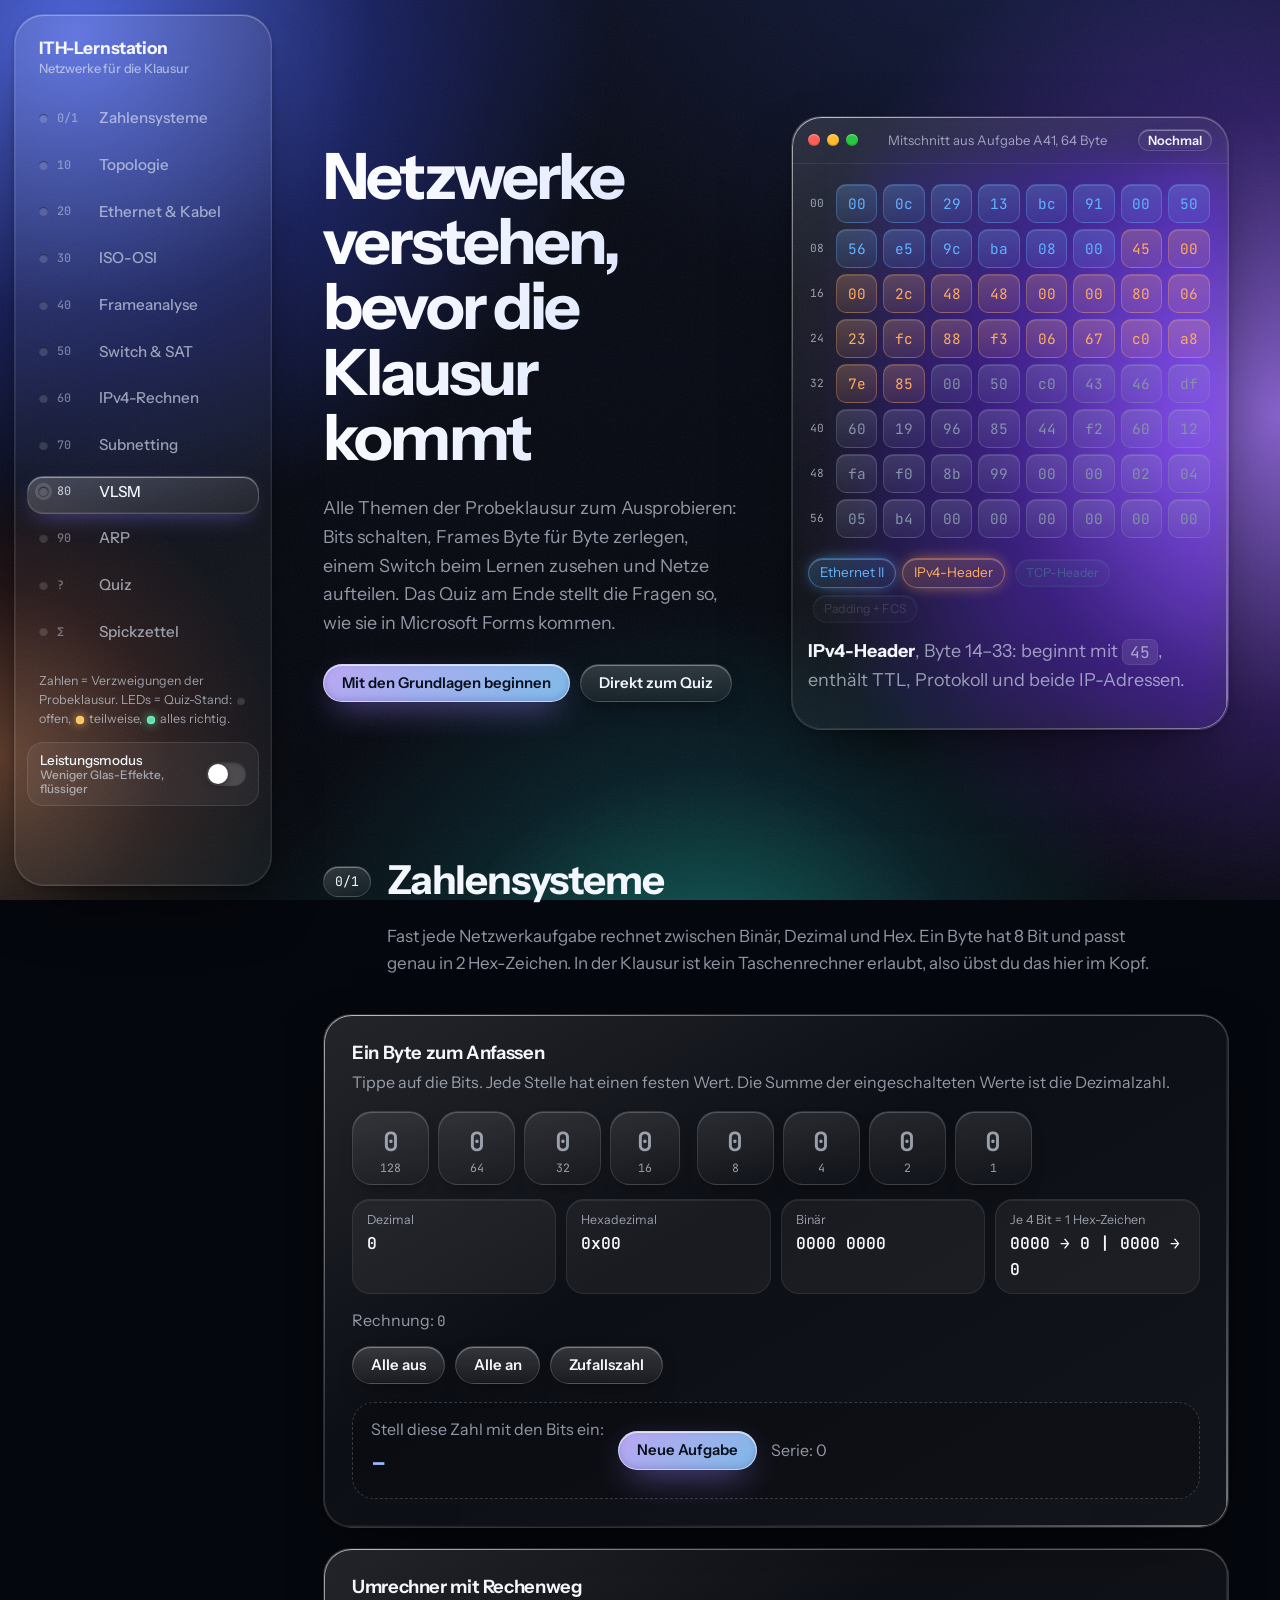
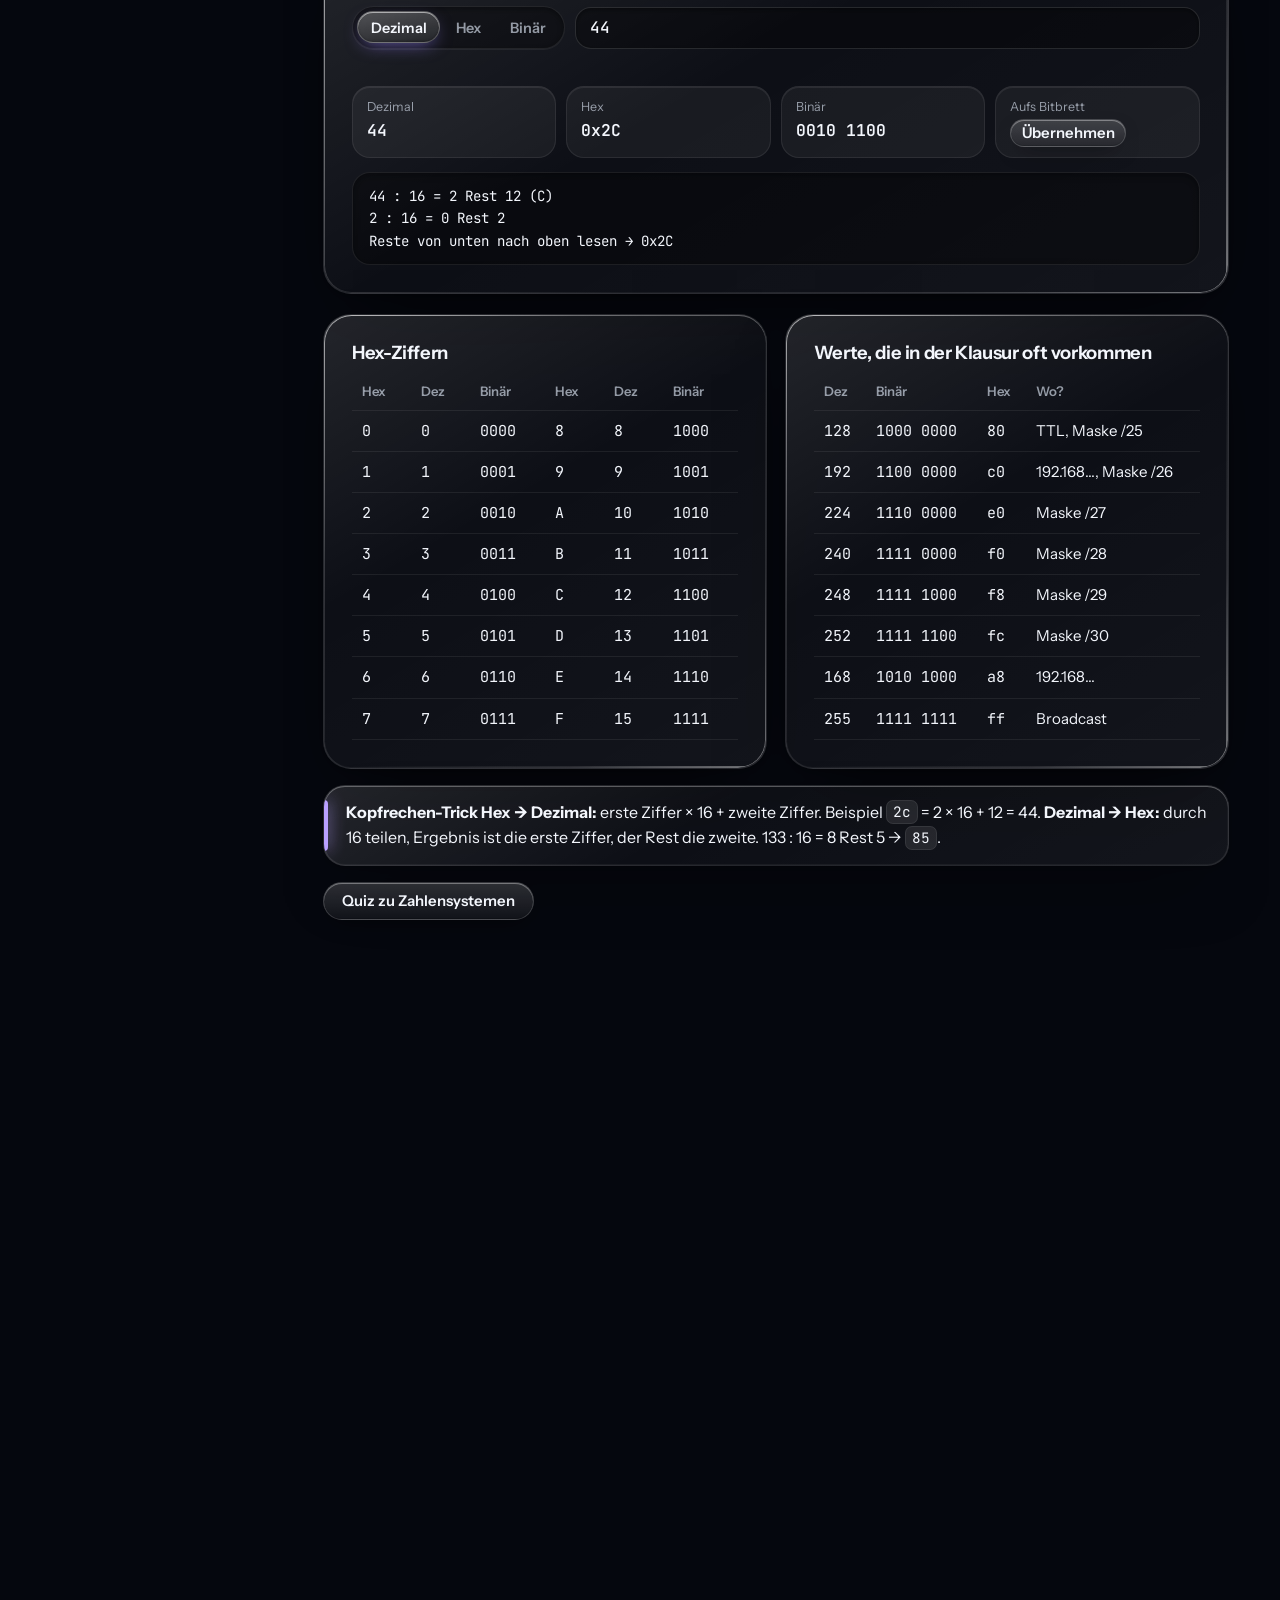
<file: exams/ITH/lernseite.html>
<!DOCTYPE html>
<html lang="de">

<head>
    <meta charset="utf-8">
    <meta name="viewport" content="width=device-width, initial-scale=1, viewport-fit=cover">
    <title>ITH-Lernstation: Netzwerke für die Klausur</title>
    <link rel="preconnect" href="https://fonts.googleapis.com">
    <link rel="preconnect" href="https://fonts.gstatic.com" crossorigin>
    <link
        href="https://fonts.googleapis.com/css2?family=Instrument+Sans:wght@400;500;600;700&family=JetBrains+Mono:wght@400;600&display=swap"
        rel="stylesheet">
    <style>
        :root {
            color-scheme: dark;
            --bg: #05070e;
            --ink: #0a0f1c;
            --deep: rgba(3, 6, 14, .42);
            --surface: rgba(255, 255, 255, .06);
            --surface-2: rgba(255, 255, 255, .1);
            --line: rgba(255, 255, 255, .12);
            --text: #f3f6fc;
            --muted: rgba(222, 231, 245, .64);
            --l1: #a9b8cf;
            --l2: #62b3ff;
            --l3: #ffad62;
            --l4: #52e3a4;
            --data: #e6b98a;
            --pad: #8592aa;
            --accent: #b9a0ff;
            --accent-2: #80cbff;
            --ok: #52e3a4;
            --bad: #ff6b7f;
            --warn: #ffc24f;
            --glass-bg: linear-gradient(150deg, rgba(255, 255, 255, .12) 0%, rgba(255, 255, 255, .035) 42%, rgba(255, 255, 255, .06) 100%);
            --glass-blur: blur(22px) saturate(180%);
            --rim: inset 0 1px 0 rgba(255, 255, 255, .3), inset 0 -1px 0 rgba(255, 255, 255, .05), inset 1px 0 0 rgba(255, 255, 255, .07), inset -1px 0 0 rgba(255, 255, 255, .04);
            --drop: 0 30px 70px -30px rgba(0, 0, 0, .8), 0 2px 10px -3px rgba(0, 0, 0, .45);
            --spring: cubic-bezier(.34, 1.56, .64, 1);
            --ease: cubic-bezier(.22, 1, .36, 1);
            --sans: -apple-system, BlinkMacSystemFont, "SF Pro Display", "SF Pro Text", "Instrument Sans", system-ui, "Segoe UI", Roboto, sans-serif;
            --mono: ui-monospace, "SF Mono", "JetBrains Mono", "Cascadia Mono", Consolas, monospace;
            box-sizing: border-box;
            padding-top: env(safe-area-inset-top, 0px);
            padding-bottom: env(safe-area-inset-bottom, 0px);
        }

        *,
        *::before,
        *::after {
            box-sizing: inherit
        }

        html {
            scroll-padding-top: calc(env(safe-area-inset-top, 0px) + 24px);
            scroll-behavior: smooth;
            background: var(--bg)
        }

        body {
            margin: 0;
            background: transparent;
            color: var(--text);
            font-family: var(--sans);
            font-size: 16px;
            line-height: 1.6;
            -webkit-font-smoothing: antialiased;
            overflow-x: hidden
        }

        ::selection {
            background: rgba(185, 160, 255, .4)
        }

        a {
            color: var(--accent-2)
        }

        h1,
        h2,
        h3,
        h4 {
            line-height: 1.12;
            margin: 0 0 .5em;
            font-weight: 650;
            letter-spacing: -.02em
        }

        h3 {
            font-size: 1.15rem;
            margin-top: 1.4em
        }

        p {
            margin: 0 0 1em
        }

        ul,
        ol {
            margin: 0 0 1em;
            padding-left: 1.3em
        }

        li {
            margin: .2em 0
        }

        code,
        .mono {
            font-family: var(--mono);
            font-size: .9em
        }

        code {
            background: rgba(255, 255, 255, .09);
            padding: .1em .42em;
            border-radius: 7px;
            border: 1px solid rgba(255, 255, 255, .08)
        }

        .muted {
            color: var(--muted)
        }

        :focus-visible {
            outline: 2px solid var(--accent);
            outline-offset: 3px;
            border-radius: 12px
        }

        button {
            font-family: inherit
        }

        /* ---------- living background ---------- */
        .bg {
            position: fixed;
            inset: 0;
            z-index: -2;
            pointer-events: none;
            transform: translateZ(0);
            background:
                url("data:image/svg+xml,%3Csvg xmlns='http://www.w3.org/2000/svg' width='160' height='160'%3E%3Cfilter id='n'%3E%3CfeTurbulence type='fractalNoise' baseFrequency='.9' numOctaves='3' stitchTiles='stitch'/%3E%3CfeColorMatrix values='0 0 0 0 1 0 0 0 0 1 0 0 0 0 1 0 0 0 .05 0'/%3E%3C/filter%3E%3Crect width='100%25' height='100%25' filter='url(%23n)'/%3E%3C/svg%3E"),
                radial-gradient(58vmax 54vmax at 6% 4%, rgba(88, 116, 255, .85), rgba(44, 60, 190, .42) 40%, transparent 72%),
                radial-gradient(54vmax 56vmax at 100% 46%, rgba(168, 120, 255, .78), rgba(96, 46, 190, .36) 42%, transparent 72%),
                radial-gradient(50vmax 44vmax at 55% 112%, rgba(28, 205, 182, .5), rgba(11, 111, 122, .22) 42%, transparent 72%),
                radial-gradient(30vmax 30vmax at 0% 84%, rgba(255, 141, 82, .36), rgba(184, 64, 31, .14) 44%, transparent 72%),
                radial-gradient(1100px 760px at 85% -12%, rgba(70, 100, 255, .2), transparent 60%),
                radial-gradient(900px 700px at -12% 112%, rgba(0, 190, 170, .12), transparent 60%),
                linear-gradient(180deg, #070a16, #04060c)
        }

        /* ---------- glass material ---------- */
        /* Hinter Panels liegt nur der ruhige Hintergrund, Blur wäre dort unsichtbar, kostet aber viel.
   Echte Unschärfe nur bei Elementen, die über Inhalt schweben (Hex-Fenster, Tab-Leiste, Sheet). */
        .panel,
        .side,
        .term,
        details.sol,
        .note {
            background: var(--glass-bg);
            border: 1px solid rgba(255, 255, 255, .09);
            box-shadow: var(--rim), var(--drop);
        }

        .panel,
        .term,
        details.sol {
            position: relative;
            isolation: isolate
        }

        .panel::before,
        .term::before,
        details.sol::before {
            content: "";
            position: absolute;
            inset: 0;
            border-radius: inherit;
            padding: 1.2px;
            pointer-events: none;
            z-index: 3;
            background: linear-gradient(135deg, rgba(255, 255, 255, .6), rgba(255, 255, 255, .1) 28%, rgba(255, 255, 255, 0) 52%, rgba(255, 255, 255, .1) 78%, rgba(255, 255, 255, .42));
            -webkit-mask: linear-gradient(#000 0 0) content-box, linear-gradient(#000 0 0);
            -webkit-mask-composite: xor;
            mask: linear-gradient(#000 0 0) content-box exclude, linear-gradient(#000 0 0)
        }

        .panel::after,
        .term::after {
            content: "";
            position: absolute;
            inset: 0;
            border-radius: inherit;
            pointer-events: none;
            z-index: 2;
            background: radial-gradient(480px circle at var(--mx, 50%) var(--my, -30%), rgba(255, 255, 255, .09), transparent 46%);
            opacity: 0;
            transition: opacity .6s var(--ease)
        }

        .panel:hover::after,
        .term:hover::after {
            opacity: 1
        }

        .term {
            -webkit-backdrop-filter: var(--glass-blur);
            backdrop-filter: var(--glass-blur)
        }

        html.refract .term {
            -webkit-backdrop-filter: url(#liquid) blur(20px) saturate(180%);
            backdrop-filter: url(#liquid) blur(20px) saturate(180%)
        }

        /* ---------- layout ---------- */
        .app {
            display: grid;
            grid-template-columns: 272px minmax(0, 1fr);
            min-height: 100%
        }

        .side {
            position: sticky;
            top: calc(env(safe-area-inset-top, 0px) + 14px);
            align-self: start;
            margin: 14px 0 14px 14px;
            height: calc(100vh - 28px - env(safe-area-inset-top, 0px) - env(safe-area-inset-bottom, 0px));
            overflow-y: auto;
            border-radius: 30px;
            padding: 22px 12px;
            z-index: 20;
            scrollbar-width: none
        }

        .side::-webkit-scrollbar {
            display: none
        }

        .brand {
            font-weight: 700;
            font-size: 1.08rem;
            padding: 0 12px;
            line-height: 1.3;
            letter-spacing: -.01em
        }

        .brand small {
            display: block;
            font-weight: 500;
            color: var(--muted);
            font-size: .8rem;
            margin-top: 2px
        }

        .patch {
            list-style: none;
            margin: 18px 0 0;
            padding: 0;
            display: flex;
            flex-direction: column;
            gap: 2px;
            position: relative
        }

        .nav-pill {
            position: absolute !important;
            z-index: 0 !important;
            border-radius: 16px;
            pointer-events: none;
            opacity: 0;
            background: linear-gradient(160deg, rgba(255, 255, 255, .2), rgba(255, 255, 255, .06));
            box-shadow: inset 0 1px 0 rgba(255, 255, 255, .45), inset 0 -1px 0 rgba(255, 255, 255, .08), 0 8px 24px -10px rgba(140, 120, 255, .6);
            border: 1px solid rgba(255, 255, 255, .14);
            transition: top .6s var(--spring), left .6s var(--spring), width .6s var(--spring), height .6s var(--spring), opacity .4s
        }

        .nav-pill.squish {
            animation: squish .6s var(--ease)
        }

        .port {
            position: relative;
            z-index: 1;
            display: grid;
            grid-template-columns: 10px 34px 1fr;
            align-items: center;
            gap: 8px;
            padding: 7px 12px;
            border-radius: 16px;
            color: var(--muted);
            text-decoration: none;
            font-size: .95rem;
            font-weight: 500;
            transition: color .3s, transform .5s var(--spring)
        }

        .port:hover {
            color: var(--text);
            transform: translateX(3px)
        }

        .port.active {
            color: var(--text)
        }

        .port .code {
            font-family: var(--mono);
            font-size: .74rem;
            opacity: .7
        }

        .led {
            width: 9px;
            height: 9px;
            border-radius: 50%;
            background: rgba(255, 255, 255, .14);
            box-shadow: inset 0 1px 1px rgba(0, 0, 0, .5);
            transition: background .4s, box-shadow .4s
        }

        .led.amber {
            background: var(--warn);
            box-shadow: 0 0 10px var(--warn), 0 0 2px #fff inset
        }

        .led.green {
            background: var(--ok);
            box-shadow: 0 0 10px var(--ok), 0 0 2px #fff inset
        }

        .port.active .led {
            outline: 3px solid rgba(255, 255, 255, .14);
            outline-offset: 1px
        }

        .side-foot {
            margin-top: 18px;
            font-size: .78rem;
            color: var(--muted);
            padding: 0 12px;
            line-height: 1.5
        }

        .side-foot .led {
            display: inline-block;
            width: 8px;
            height: 8px;
            vertical-align: middle;
            margin: 0 2px
        }

        .main {
            padding: 0 clamp(16px, 4vw, 60px) 120px;
            min-width: 0
        }

        .sec {
            max-width: 1080px;
            padding: 84px 40px 30px;
            margin-inline: -40px
        }

        .hero.paused *,
        .hero.paused {
            animation-play-state: paused !important
        }

        .sec-head {
            display: flex;
            gap: 16px;
            align-items: flex-start;
            margin-bottom: 8px
        }

        .tag {
            font-family: var(--mono);
            font-size: .82rem;
            border-radius: 999px;
            padding: 4px 10px;
            color: var(--text);
            margin-top: 8px;
            flex: none;
            min-width: 48px;
            text-align: center;
            background: linear-gradient(160deg, rgba(255, 255, 255, .16), rgba(255, 255, 255, .04));
            border: 1px solid rgba(255, 255, 255, .14);
            box-shadow: inset 0 1px 0 rgba(255, 255, 255, .35)
        }

        .sec h2 {
            font-size: clamp(1.8rem, 3.4vw, 2.5rem);
            font-weight: 700;
            letter-spacing: -.03em
        }

        .lead {
            color: var(--muted);
            max-width: 70ch;
            font-size: 1.06rem
        }

        .prose {
            max-width: 74ch
        }

        .panel {
            border-radius: 28px;
            padding: clamp(16px, 2.8vw, 28px);
            margin: 20px 0
        }

        .panel>h3:first-child {
            margin-top: 0
        }

        .panel .sub {
            color: var(--muted);
            margin-top: -.2em
        }

        .row {
            display: flex;
            flex-wrap: wrap;
            gap: 10px;
            align-items: center
        }

        .row.end {
            align-items: flex-end
        }

        .grid2 {
            display: grid;
            grid-template-columns: repeat(auto-fit, minmax(min(100%, 280px), 1fr));
            gap: 18px
        }

        .grid4 {
            display: grid;
            grid-template-columns: repeat(auto-fit, minmax(min(100%, 200px), 1fr));
            gap: 14px
        }

        .space {
            height: 14px
        }

        /* ---------- controls ---------- */
        .btn {
            position: relative;
            overflow: hidden;
            isolation: isolate;
            font: 600 .93rem var(--sans);
            color: var(--text);
            text-decoration: none;
            display: inline-flex;
            align-items: center;
            gap: .4em;
            cursor: pointer;
            background: linear-gradient(180deg, rgba(255, 255, 255, .16), rgba(255, 255, 255, .05));
            border: 1px solid rgba(255, 255, 255, .15);
            border-radius: 999px;
            padding: .62em 1.2em;
            box-shadow: inset 0 1px 0 rgba(255, 255, 255, .35), inset 0 -1px 0 rgba(0, 0, 0, .15), 0 8px 22px -10px rgba(0, 0, 0, .7);
            transition: transform .5s var(--spring), background .3s, box-shadow .4s, border-color .3s
        }

        .btn::after {
            content: "";
            position: absolute;
            inset: 0;
            border-radius: inherit;
            pointer-events: none;
            z-index: -1;
            background: radial-gradient(160px circle at var(--mx, 50%) var(--my, 0%), rgba(255, 255, 255, .22), transparent 60%);
            opacity: 0;
            transition: opacity .4s
        }

        .btn:hover {
            transform: translateY(-2px) scale(1.035);
            border-color: rgba(255, 255, 255, .28);
            box-shadow: inset 0 1px 0 rgba(255, 255, 255, .45), 0 14px 30px -12px rgba(120, 110, 255, .55)
        }

        .btn:hover::after {
            opacity: 1
        }

        .btn:active {
            transform: scale(.94);
            transition-duration: .12s
        }

        .btn.primary {
            color: var(--ink);
            border-color: rgba(255, 255, 255, .45);
            background: linear-gradient(135deg, rgba(196, 176, 255, .95), rgba(140, 205, 255, .9));
            box-shadow: inset 0 1px 0 rgba(255, 255, 255, .7), inset 0 -2px 6px rgba(80, 60, 160, .25), 0 12px 34px -12px rgba(150, 130, 255, .9)
        }

        .btn.primary::before {
            content: "";
            position: absolute;
            top: 0;
            bottom: 0;
            width: 40%;
            left: -60%;
            z-index: -1;
            background: linear-gradient(100deg, transparent, rgba(255, 255, 255, .65), transparent);
            transform: skewX(-20deg);
            transition: left .9s var(--ease)
        }

        .btn.primary:hover::before {
            left: 130%
        }

        .btn.ghost {
            background: rgba(255, 255, 255, .04)
        }

        .btn:disabled {
            opacity: .4;
            cursor: not-allowed;
            transform: none
        }

        .ripple {
            position: absolute;
            border-radius: 50%;
            pointer-events: none;
            z-index: 0;
            background: radial-gradient(circle, rgba(255, 255, 255, .45), rgba(255, 255, 255, .12) 40%, transparent 70%);
            transform: scale(0);
            animation: ripple .75s var(--ease) forwards
        }

        @keyframes ripple {
            to {
                transform: scale(1);
                opacity: 0
            }
        }

        .seg {
            position: relative;
            display: inline-flex;
            flex-wrap: wrap;
            gap: 2px;
            padding: 4px;
            border-radius: 22px;
            background: rgba(0, 0, 0, .28);
            border: 1px solid rgba(255, 255, 255, .08);
            box-shadow: inset 0 2px 6px rgba(0, 0, 0, .35), 0 1px 0 rgba(255, 255, 255, .06)
        }

        .seg button {
            position: relative;
            z-index: 1;
            border: 0;
            background: transparent;
            color: var(--muted);
            font: 600 .9rem var(--sans);
            padding: .5em .95em;
            border-radius: 999px;
            cursor: pointer;
            transition: color .3s
        }

        .seg button:hover {
            color: var(--text)
        }

        .seg button[aria-pressed="true"] {
            color: var(--text)
        }

        .seg-pill {
            position: absolute;
            z-index: 0;
            border-radius: 999px;
            pointer-events: none;
            opacity: 0;
            background: linear-gradient(170deg, rgba(255, 255, 255, .26), rgba(255, 255, 255, .08));
            border: 1px solid rgba(255, 255, 255, .22);
            box-shadow: inset 0 1px 0 rgba(255, 255, 255, .55), inset 0 -1px 2px rgba(0, 0, 0, .2), 0 6px 18px -6px rgba(150, 130, 255, .65);
            transition: left .6s var(--spring), top .6s var(--spring), width .6s var(--spring), height .6s var(--spring), opacity .3s
        }

        .seg-pill.squish {
            animation: squish .6s var(--ease)
        }

        @keyframes squish {
            0% {
                transform: none
            }

            30% {
                transform: scale(1.14, .86)
            }

            60% {
                transform: scale(.96, 1.05)
            }

            100% {
                transform: none
            }
        }

        input[type=text],
        input[type=number],
        select,
        textarea {
            font: 500 1rem var(--mono);
            color: var(--text);
            min-width: 0;
            padding: .6em .85em;
            border-radius: 16px;
            background: rgba(0, 0, 0, .3);
            border: 1px solid rgba(255, 255, 255, .12);
            box-shadow: inset 0 2px 5px rgba(0, 0, 0, .35);
            transition: border-color .3s, box-shadow .4s var(--ease)
        }

        select option {
            background: #141a2b
        }

        textarea {
            width: 100%;
            resize: vertical;
            line-height: 1.5
        }

        input:focus,
        select:focus,
        textarea:focus {
            border-color: rgba(185, 160, 255, .75);
            outline: none;
            box-shadow: inset 0 2px 5px rgba(0, 0, 0, .35), 0 0 0 5px rgba(185, 160, 255, .16), 0 0 24px -6px rgba(185, 160, 255, .6)
        }

        label.f {
            display: flex;
            flex-direction: column;
            gap: 5px;
            font-size: .85rem;
            color: var(--muted)
        }

        .err {
            color: var(--bad);
            font-size: .92rem;
            min-height: 1.2em;
            margin: .4em 0 0
        }

        input[type=range] {
            -webkit-appearance: none;
            appearance: none;
            width: 100%;
            height: 10px;
            border-radius: 999px;
            background: linear-gradient(90deg, rgba(255, 173, 98, .7), rgba(185, 160, 255, .7));
            box-shadow: inset 0 1px 3px rgba(0, 0, 0, .5);
            margin: 8px 0
        }

        input[type=range]::-webkit-slider-thumb {
            -webkit-appearance: none;
            width: 28px;
            height: 28px;
            border-radius: 50%;
            cursor: grab;
            background: radial-gradient(circle at 35% 30%, #fff, rgba(255, 255, 255, .55) 45%, rgba(220, 225, 255, .35));
            border: 1px solid rgba(255, 255, 255, .7);
            box-shadow: 0 4px 14px rgba(0, 0, 0, .5), inset 0 -2px 4px rgba(0, 0, 0, .15);
            transition: transform .4s var(--spring)
        }

        input[type=range]:active::-webkit-slider-thumb {
            transform: scale(1.25, 1.1);
            cursor: grabbing
        }

        input[type=range]::-moz-range-thumb {
            width: 26px;
            height: 26px;
            border-radius: 50%;
            background: radial-gradient(circle at 35% 30%, #fff, rgba(255, 255, 255, .55) 45%, rgba(220, 225, 255, .35));
            border: 1px solid rgba(255, 255, 255, .7);
            box-shadow: 0 4px 14px rgba(0, 0, 0, .5)
        }

        .kv {
            display: grid;
            grid-template-columns: repeat(auto-fit, minmax(min(100%, 165px), 1fr));
            gap: 10px;
            margin: 14px 0
        }

        .kv>div {
            background: rgba(255, 255, 255, .05);
            border: 1px solid rgba(255, 255, 255, .08);
            border-radius: 18px;
            padding: 10px 14px;
            min-width: 0;
            box-shadow: inset 0 1px 0 rgba(255, 255, 255, .08);
            transition: transform .5s var(--spring), background .3s
        }

        .kv>div:hover {
            transform: translateY(-2px);
            background: rgba(255, 255, 255, .08)
        }

        .kv span {
            display: block;
            font-size: .78rem;
            color: var(--muted)
        }

        .kv b {
            font-family: var(--mono);
            font-weight: 600;
            font-size: 1.02rem;
            word-break: break-all
        }

        .kv .hl {
            border-color: rgba(185, 160, 255, .45);
            background: linear-gradient(160deg, rgba(185, 160, 255, .16), rgba(255, 255, 255, .03));
            box-shadow: inset 0 1px 0 rgba(255, 255, 255, .2), 0 0 26px -12px var(--accent)
        }

        .note {
            border-radius: 22px;
            padding: 14px 18px 14px 22px;
            margin: 16px 0;
            position: relative;
            overflow: hidden
        }

        .note::before {
            content: "";
            position: absolute;
            left: 0;
            top: 14px;
            bottom: 14px;
            width: 4px;
            border-radius: 0 4px 4px 0;
            background: var(--accent);
            box-shadow: 0 0 16px var(--accent)
        }

        .note.exam::before {
            background: var(--warn);
            box-shadow: 0 0 16px var(--warn)
        }

        .note> :last-child {
            margin-bottom: 0
        }

        details.sol {
            border-radius: 22px;
            padding: 14px 20px;
            margin: 16px 0
        }

        details.sol summary {
            cursor: pointer;
            font-weight: 600;
            position: relative;
            z-index: 4
        }

        details.sol[open] summary {
            margin-bottom: 10px
        }

        details.sol[open]>*:not(summary) {
            animation: dropin .55s var(--ease) both
        }

        @keyframes dropin {
            from {
                opacity: 0;
                transform: translateY(-8px)
            }

            to {
                opacity: 1;
                transform: none
            }
        }

        .tw {
            overflow-x: auto
        }

        table.t {
            width: 100%;
            border-collapse: collapse;
            font-size: .94rem
        }

        table.t th,
        table.t td {
            text-align: left;
            padding: 8px 10px;
            border-bottom: 1px solid rgba(255, 255, 255, .07);
            vertical-align: top
        }

        table.t th {
            color: var(--muted);
            font-weight: 600;
            font-size: .82rem
        }

        table.t td.m {
            font-family: var(--mono);
            white-space: nowrap
        }

        table.t tr {
            transition: background .3s
        }

        table.t tr:hover td {
            background: rgba(255, 255, 255, .035)
        }

        table.t tr.flash td {
            animation: flash 1.4s var(--ease)
        }

        @keyframes flash {
            0% {
                background: rgba(185, 160, 255, .4)
            }

            100% {
                background: transparent
            }
        }

        .c-l1 {
            --c: var(--l1)
        }

        .c-l2 {
            --c: var(--l2)
        }

        .c-l3 {
            --c: var(--l3)
        }

        .c-l4 {
            --c: var(--l4)
        }

        .c-data {
            --c: var(--data)
        }

        .c-pad {
            --c: var(--pad)
        }

        .c-acc {
            --c: var(--accent)
        }

        .chip {
            display: inline-flex;
            align-items: center;
            gap: 6px;
            padding: 3px 11px;
            border-radius: 999px;
            font-size: .84rem;
            white-space: nowrap;
            color: var(--c);
            background: linear-gradient(160deg, color-mix(in srgb, var(--c) 22%, transparent), color-mix(in srgb, var(--c) 8%, transparent));
            border: 1px solid color-mix(in srgb, var(--c) 42%, transparent);
            box-shadow: inset 0 1px 0 rgba(255, 255, 255, .18)
        }

        button.chip {
            cursor: pointer;
            font-family: inherit;
            transition: transform .45s var(--spring), background .3s, color .3s, box-shadow .3s
        }

        button.chip:hover {
            transform: translateY(-1px) scale(1.05)
        }

        .chips {
            display: flex;
            flex-wrap: wrap;
            gap: 6px
        }

        /* ---------- hero ---------- */
        .hero {
            display: grid;
            grid-template-columns: minmax(0, 1fr) minmax(0, 1.05fr);
            gap: clamp(24px, 4vw, 56px);
            align-items: center;
            padding-top: 72px;
            max-width: 1140px;
            min-height: min(86vh, 820px)
        }

        .hero h1 {
            font-size: clamp(2.4rem, 5vw, 4.1rem);
            letter-spacing: -.045em;
            font-weight: 750;
            margin-bottom: .38em;
            line-height: 1.02;
            background: linear-gradient(100deg, #ffffff 0%, #e4ebff 26%, #c4b2ff 44%, #9fdcff 58%, #ffffff 78%);
            background-size: 260% 100%;
            -webkit-background-clip: text;
            background-clip: text;
            color: transparent;
            animation: sheen 10s ease-in-out infinite alternate
        }

        @keyframes sheen {
            from {
                background-position: 0% 50%
            }

            to {
                background-position: 100% 50%
            }
        }

        .hero p {
            font-size: 1.12rem;
            color: var(--muted);
            max-width: 50ch
        }

        .hero .row {
            margin-top: 26px
        }

        .hero-copy>* {
            opacity: 0;
            transform: translateY(22px)
        }

        .hero.in .hero-copy>* {
            animation: rise 1.1s var(--ease) forwards
        }

        .hero.in .hero-copy>*:nth-child(2) {
            animation-delay: .12s
        }

        .hero.in .hero-copy>*:nth-child(3) {
            animation-delay: .24s
        }

        @keyframes rise {
            to {
                opacity: 1;
                transform: none
            }
        }

        .term {
            border-radius: 30px;
            overflow: hidden;
            opacity: 0;
            transform: translateY(30px) scale(.94) rotateX(8deg);
            transform-origin: 50% 100%
        }

        .hero.in .term {
            animation: termIn 1.3s var(--spring) .2s forwards
        }

        @keyframes termIn {
            to {
                opacity: 1;
                transform: none
            }
        }

        @keyframes float {

            0%,
            100% {
                transform: translateY(0)
            }

            50% {
                transform: translateY(-8px)
            }
        }

        .term-bar {
            display: flex;
            gap: 10px;
            align-items: center;
            justify-content: space-between;
            padding: 12px 16px;
            border-bottom: 1px solid rgba(255, 255, 255, .08);
            font-size: .82rem;
            color: var(--muted);
            position: relative;
            z-index: 4
        }

        .term-bar .dots {
            display: flex;
            gap: 7px
        }

        .term-bar .dots i {
            width: 12px;
            height: 12px;
            border-radius: 50%;
            box-shadow: inset 0 1px 1px rgba(255, 255, 255, .4), inset 0 -1px 1px rgba(0, 0, 0, .25)
        }

        .term-bar .dots i:nth-child(1) {
            background: #ff5f57
        }

        .term-bar .dots i:nth-child(2) {
            background: #febc2e
        }

        .term-bar .dots i:nth-child(3) {
            background: #28c840
        }

        .term-body {
            padding: 16px;
            position: relative;
            z-index: 1
        }

        .term-cap {
            min-height: 3.2em;
            font-size: .95rem;
            color: var(--muted);
            margin-top: 14px
        }

        .term-cap b {
            color: var(--text)
        }

        .term .chips {
            margin-top: 14px
        }

        .term .chip {
            opacity: .3;
            transform: scale(.92);
            transition: opacity .5s, transform .6s var(--spring), box-shadow .5s
        }

        .term .chip.lit {
            opacity: 1;
            transform: none;
            box-shadow: inset 0 1px 0 rgba(255, 255, 255, .25), 0 0 18px -6px var(--c)
        }

        /* ---------- hex dump ---------- */
        .hexwrap {
            overflow-x: auto;
            padding: 4px 2px 6px;
            container-type: inline-size
        }

        .hex {
            --cols: 16;
            display: grid;
            grid-template-columns: auto repeat(var(--cols), minmax(26px, 1fr));
            gap: 5px;
            font-family: var(--mono);
            font-size: .84rem
        }

        .hex .off.mid {
            display: none
        }

        @container (max-width: 560px) {
            .hex {
                --cols: 8;
                gap: 6px;
                font-size: .9rem
            }

            .hex .off.mid {
                display: block
            }

            .hex .byte {
                padding: 7px 0
            }
        }

        .hex .off {
            color: var(--muted);
            font-size: .7rem;
            padding-right: 6px;
            align-self: center
        }

        .byte {
            appearance: none;
            font: inherit;
            text-align: center;
            cursor: pointer;
            padding: 5px 0;
            border-radius: 10px;
            color: var(--c, var(--muted));
            border: 1px solid color-mix(in srgb, var(--c, var(--pad)) 30%, transparent);
            background: linear-gradient(170deg, color-mix(in srgb, var(--c, var(--pad)) 20%, rgba(255, 255, 255, .04)), color-mix(in srgb, var(--c, var(--pad)) 8%, transparent));
            box-shadow: inset 0 1px 0 rgba(255, 255, 255, .12);
            transition: background .3s, color .3s, transform .55s var(--spring), opacity .4s, box-shadow .4s
        }

        .byte.hov {
            background: color-mix(in srgb, var(--c) 32%, transparent);
            transform: translateY(-1px)
        }

        .byte.on {
            color: var(--ink);
            border-color: color-mix(in srgb, var(--c) 70%, #fff);
            transform: translateY(-3px) scale(1.08);
            background: linear-gradient(170deg, color-mix(in srgb, var(--c) 70%, #fff), var(--c));
            box-shadow: inset 0 1px 0 rgba(255, 255, 255, .7), 0 6px 18px -4px var(--c)
        }

        .hex.focus .byte:not(.on) {
            opacity: .4
        }

        .byte.raw {
            --c: var(--pad)
        }

        .byte.ghost {
            opacity: 0;
            transform: translateY(10px) scale(.5)
        }

        .fdetail {
            display: grid;
            grid-template-columns: minmax(0, 1fr);
            gap: 4px;
            margin-top: 16px;
            padding: 16px 18px;
            border-radius: 22px;
            min-height: 124px;
            background: linear-gradient(160deg, color-mix(in srgb, var(--c, #fff) 12%, transparent), rgba(255, 255, 255, .02));
            border: 1px solid color-mix(in srgb, var(--c, #fff) 30%, transparent);
            box-shadow: inset 0 1px 0 rgba(255, 255, 255, .12), 0 0 40px -22px var(--c, transparent);
            animation: dropin .5s var(--ease)
        }

        .fdetail h4 {
            margin: 0;
            font-size: 1.12rem;
            color: var(--c, var(--text))
        }

        .fdetail .val {
            font-family: var(--mono);
            font-size: 1.05rem
        }

        .flist {
            display: flex;
            flex-wrap: wrap;
            gap: 6px;
            margin-top: 14px
        }

        .flist button {
            cursor: pointer;
            font: 500 .8rem var(--sans)
        }

        .flist button[aria-pressed="true"] {
            background: var(--c);
            color: var(--ink);
            box-shadow: 0 0 16px -4px var(--c)
        }

        .tour {
            display: flex;
            flex-wrap: wrap;
            gap: 12px;
            align-items: center;
            justify-content: space-between;
            margin-top: 16px
        }

        .tour-text {
            flex: 1 1 320px;
            padding: 14px 16px;
            border-radius: 20px;
            background: linear-gradient(160deg, rgba(185, 160, 255, .16), rgba(128, 203, 255, .05));
            border: 1px solid rgba(185, 160, 255, .28);
            box-shadow: inset 0 1px 0 rgba(255, 255, 255, .15)
        }

        /* ---------- bits (liquid fill) ---------- */
        .bits {
            display: grid;
            grid-template-columns: repeat(8, minmax(0, 1fr));
            gap: 9px;
            max-width: 680px
        }

        .bitbtn {
            position: relative;
            overflow: hidden;
            isolation: isolate;
            display: flex;
            flex-direction: column;
            align-items: center;
            gap: 2px;
            padding: 14px 0 9px;
            border-radius: 20px;
            cursor: pointer;
            font-family: var(--mono);
            color: var(--muted);
            background: linear-gradient(170deg, rgba(255, 255, 255, .1), rgba(255, 255, 255, .02));
            border: 1px solid rgba(255, 255, 255, .12);
            box-shadow: inset 0 1px 0 rgba(255, 255, 255, .2), 0 8px 20px -12px rgba(0, 0, 0, .8);
            transition: transform .5s var(--spring), color .3s, border-color .3s, box-shadow .4s
        }

        .bitbtn::after {
            content: "";
            position: absolute;
            left: -55%;
            width: 210%;
            aspect-ratio: 1;
            top: 105%;
            border-radius: 41%;
            z-index: -1;
            background: linear-gradient(180deg, rgba(255, 173, 98, .75), rgba(255, 120, 60, .35));
            transition: top .9s var(--spring)
        }

        .bitbtn[aria-pressed="true"]::after {
            top: 12%
        }

        @keyframes spin {
            to {
                transform: rotate(360deg)
            }
        }

        .bitbtn[aria-pressed="true"]::after {
            animation: spin 4.5s cubic-bezier(.2, .7, .3, 1) 1
        }

        .bitbtn:nth-child(4) {
            margin-right: 8px
        }

        .bitbtn:hover {
            transform: translateY(-3px)
        }

        .bitbtn:active {
            transform: scale(.92)
        }

        .bitbtn .v {
            font-size: 1.65rem;
            font-weight: 600;
            line-height: 1.2
        }

        .bitbtn .w {
            font-size: .72rem
        }

        .bitbtn[aria-pressed="true"] {
            color: #fff;
            border-color: rgba(255, 190, 130, .6);
            box-shadow: inset 0 1px 0 rgba(255, 255, 255, .4), 0 10px 30px -10px rgba(255, 150, 80, .8)
        }

        .trainer {
            display: flex;
            flex-wrap: wrap;
            gap: 14px;
            align-items: center;
            margin-top: 18px;
            padding: 14px 18px;
            border-radius: 22px;
            border: 1px dashed rgba(255, 255, 255, .18);
            background: rgba(0, 0, 0, .15);
            transition: all .6s var(--ease)
        }

        .trainer .target {
            font-family: var(--mono);
            font-size: 1.6rem;
            font-weight: 600;
            background: linear-gradient(90deg, var(--accent), var(--accent-2));
            -webkit-background-clip: text;
            background-clip: text;
            color: transparent
        }

        .trainer.win {
            border-color: var(--ok);
            border-style: solid;
            background: rgba(82, 227, 164, .1);
            box-shadow: 0 0 40px -12px var(--ok);
            animation: jelly .7s var(--ease)
        }

        @keyframes jelly {
            0% {
                transform: none
            }

            25% {
                transform: scale(1.03, .97)
            }

            50% {
                transform: scale(.98, 1.02)
            }

            75% {
                transform: scale(1.01, .99)
            }

            100% {
                transform: none
            }
        }

        .steps {
            font-family: var(--mono);
            font-size: .88rem;
            border-radius: 18px;
            padding: 12px 16px;
            white-space: pre-wrap;
            margin: 0;
            background: rgba(0, 0, 0, .3);
            border: 1px solid rgba(255, 255, 255, .08);
            box-shadow: inset 0 2px 8px rgba(0, 0, 0, .35)
        }

        /* ---------- svg scenes ---------- */
        .scene {
            width: 100%;
            height: auto;
            display: block;
            border-radius: 24px;
            background: radial-gradient(120% 90% at 50% 0%, rgba(255, 255, 255, .06), rgba(0, 0, 0, .25));
            border: 1px solid rgba(255, 255, 255, .08);
            box-shadow: inset 0 1px 0 rgba(255, 255, 255, .08), inset 0 12px 40px rgba(0, 0, 0, .3)
        }

        .scene text {
            font-family: var(--sans);
            fill: var(--text);
            font-size: 13px
        }

        .scene .lbl {
            fill: var(--muted);
            font-size: 12px
        }

        .scene .pkt {
            filter: drop-shadow(0 0 8px currentColor) drop-shadow(0 0 4px #fff)
        }

        .tnode {
            cursor: pointer;
            transition: transform .5s var(--spring);
            transform-box: fill-box;
            transform-origin: center
        }

        .tnode:hover {
            transform: scale(1.1)
        }

        .tnode .shape {
            fill: #1a2236;
            stroke: var(--l4);
            stroke-width: 2;
            transition: all .35s
        }

        .tnode.lost .shape {
            stroke: var(--warn)
        }

        .tnode.down .shape {
            stroke: var(--bad);
            fill: #3a1622
        }

        .tnode:focus-visible .shape {
            stroke: var(--accent);
            stroke-width: 3
        }

        .tnode.infra .shape {
            stroke: var(--l2)
        }

        .tnode.infra.lost .shape {
            stroke: var(--warn)
        }

        .tnode.infra.down .shape {
            stroke: var(--bad)
        }

        .tnode.down {
            animation: shake .45s
        }

        @keyframes shake {

            20%,
            60% {
                transform: translateX(-3px)
            }

            40%,
            80% {
                transform: translateX(3px)
            }
        }

        .tedge .wire {
            stroke: var(--l4);
            stroke-width: 2.5;
            transition: stroke .35s;
            filter: drop-shadow(0 0 3px rgba(82, 227, 164, .5))
        }

        .tedge.bus .wire {
            stroke-width: 5
        }

        .tedge.lost .wire {
            stroke: var(--warn);
            stroke-dasharray: 5 5;
            filter: none
        }

        .tedge.down .wire {
            stroke: var(--bad);
            stroke-dasharray: 3 6;
            filter: none
        }

        @keyframes dash {
            to {
                stroke-dashoffset: -20
            }
        }

        .tedge .hit {
            stroke: transparent;
            stroke-width: 16;
            cursor: pointer
        }

        .tedge:hover .wire {
            stroke: var(--accent)
        }

        .statusline {
            margin-top: 12px;
            font-weight: 600;
            transition: color .4s
        }

        .pc {
            list-style: none;
            padding: 0;
            margin: 0
        }

        .pc li {
            padding-left: 1.5em;
            position: relative
        }

        .pc li::before {
            position: absolute;
            left: 0;
            font-weight: 700
        }

        .pc.pro li::before {
            content: "+";
            color: var(--ok)
        }

        .pc.con li::before {
            content: "−";
            color: var(--bad)
        }

        /* ---------- cable + connectors ---------- */
        .cable-name {
            font-family: var(--mono);
            font-size: 2.2rem;
            font-weight: 600;
            letter-spacing: .02em
        }

        .cable-name .o {
            color: var(--l3);
            text-shadow: 0 0 22px rgba(255, 173, 98, .5)
        }

        .cable-name .p {
            color: var(--l2);
            text-shadow: 0 0 22px rgba(98, 179, 255, .5)
        }

        .conn {
            border-radius: 22px;
            padding: 16px;
            display: flex;
            flex-direction: column;
            gap: 6px;
            background: linear-gradient(170deg, rgba(255, 255, 255, .08), rgba(255, 255, 255, .02));
            border: 1px solid rgba(255, 255, 255, .1);
            box-shadow: inset 0 1px 0 rgba(255, 255, 255, .15);
            transition: transform .6s var(--spring), box-shadow .4s
        }

        .conn:hover {
            transform: translateY(-5px) rotate(-.6deg);
            box-shadow: inset 0 1px 0 rgba(255, 255, 255, .25), 0 20px 40px -20px rgba(120, 110, 255, .6)
        }

        .conn svg {
            width: 100%;
            max-width: 170px;
            height: auto;
            align-self: center;
            transition: transform .7s var(--spring)
        }

        .conn:hover svg {
            transform: scale(1.08)
        }

        .conn h4 {
            margin: 4px 0 0;
            font-size: 1.02rem
        }

        .conn p {
            margin: 0;
            font-size: .9rem;
            color: var(--muted)
        }

        .macbytes {
            display: flex;
            flex-wrap: wrap;
            gap: 6px;
            align-items: center;
            font-family: var(--mono);
            font-size: 1.3rem
        }

        .macbytes .sep {
            color: var(--muted)
        }

        .macbytes button {
            font: 600 1.3rem var(--mono);
            padding: 5px 10px
        }

        /* ---------- osi ---------- */
        .osi {
            display: grid;
            grid-template-columns: minmax(0, 1fr) minmax(0, 1.1fr);
            gap: 18px;
            align-items: start
        }

        .stack {
            display: flex;
            flex-direction: column;
            gap: 7px
        }

        .layer {
            position: relative;
            overflow: hidden;
            display: grid;
            grid-template-columns: 30px 1fr;
            align-items: center;
            gap: 10px;
            padding: 11px 14px;
            border-radius: 18px;
            cursor: pointer;
            text-align: left;
            color: var(--text);
            font: inherit;
            background: linear-gradient(110deg, color-mix(in srgb, var(--c) 14%, transparent), rgba(255, 255, 255, .03));
            border: 1px solid color-mix(in srgb, var(--c) 28%, transparent);
            box-shadow: inset 0 1px 0 rgba(255, 255, 255, .12), inset 4px 0 0 var(--c);
            background-color: rgba(16, 20, 36, .55);
            transition: transform .55s var(--spring), background .3s, box-shadow .4s
        }

        .layer:hover {
            transform: translateX(6px)
        }

        .layer b {
            font-family: var(--mono);
            color: var(--c)
        }

        .layer small {
            display: block;
            color: var(--muted);
            font-size: .8rem
        }

        .layer[aria-pressed="true"] {
            transform: translateX(10px) scale(1.02);
            background: linear-gradient(110deg, color-mix(in srgb, var(--c) 32%, transparent), rgba(255, 255, 255, .06));
            box-shadow: inset 0 1px 0 rgba(255, 255, 255, .3), inset 4px 0 0 var(--c), 0 10px 30px -14px var(--c)
        }

        .ldetail {
            position: sticky;
            top: 24px
        }

        .ldetail>* {
            animation: dropin .5s var(--ease) both
        }

        .slots {
            display: flex;
            flex-direction: column;
            gap: 7px
        }

        .slot {
            display: grid;
            grid-template-columns: 34px 1fr;
            align-items: center;
            gap: 10px;
            min-height: 46px;
            padding: 7px 14px;
            border-radius: 16px;
            border: 1px dashed rgba(255, 255, 255, .2);
            background: rgba(0, 0, 0, .18);
            color: var(--text);
            font: inherit;
            text-align: left;
            cursor: pointer;
            transition: all .5s var(--spring)
        }

        .slot:hover {
            border-color: rgba(185, 160, 255, .6)
        }

        .slot b {
            font-family: var(--mono);
            color: var(--muted)
        }

        .slot.filled {
            border-style: solid;
            background: rgba(255, 255, 255, .07);
            animation: jelly .55s var(--ease)
        }

        .slot.right {
            border-color: var(--ok);
            background: rgba(82, 227, 164, .13);
            box-shadow: 0 0 22px -10px var(--ok)
        }

        .slot.wrong {
            border-color: var(--bad);
            background: rgba(255, 107, 127, .12);
            animation: shake .45s
        }

        .picks {
            display: flex;
            flex-wrap: wrap;
            gap: 7px;
            margin: 12px 0
        }

        .pick {
            position: relative;
            overflow: hidden;
            padding: 7px 14px;
            border-radius: 999px;
            cursor: pointer;
            font: 500 .9rem var(--sans);
            color: var(--text);
            background: linear-gradient(170deg, rgba(255, 255, 255, .15), rgba(255, 255, 255, .04));
            border: 1px solid rgba(255, 255, 255, .14);
            box-shadow: inset 0 1px 0 rgba(255, 255, 255, .3);
            transition: transform .5s var(--spring), box-shadow .3s, border-color .3s
        }

        .pick:hover {
            transform: translateY(-2px) scale(1.04)
        }

        .pick[aria-pressed="true"] {
            border-color: var(--accent);
            transform: translateY(-3px) scale(1.07);
            box-shadow: inset 0 1px 0 rgba(255, 255, 255, .4), 0 10px 24px -8px var(--accent)
        }

        .encap {
            display: flex;
            flex-direction: column;
            gap: 12px;
            margin-top: 14px
        }

        .encap>div {
            transition: opacity .6s
        }

        .encap-row {
            display: flex;
            align-items: stretch;
            min-height: 48px;
            overflow-x: auto;
            gap: 3px
        }

        .blk {
            display: flex;
            align-items: center;
            justify-content: center;
            padding: 9px 13px;
            font-family: var(--mono);
            font-size: .82rem;
            white-space: nowrap;
            color: var(--c);
            border-radius: 12px;
            background: linear-gradient(170deg, color-mix(in srgb, var(--c) 30%, transparent), color-mix(in srgb, var(--c) 10%, transparent));
            border: 1px solid color-mix(in srgb, var(--c) 55%, transparent);
            box-shadow: inset 0 1px 0 rgba(255, 255, 255, .25), 0 0 18px -8px var(--c);
            animation: pop .7s var(--spring) both
        }

        .blk.grow {
            flex: 1
        }

        @keyframes pop {
            from {
                opacity: 0;
                transform: scale(.6)
            }

            to {
                opacity: 1;
                transform: none
            }
        }

        .encap-cap {
            color: var(--muted);
            min-height: 1.6em
        }

        .bitsline {
            font-family: var(--mono);
            color: var(--l1);
            letter-spacing: .15em;
            overflow: hidden;
            white-space: nowrap;
            animation: pop .7s var(--spring) both;
            text-shadow: 0 0 12px rgba(169, 184, 207, .6)
        }

        /* ---------- handshake ---------- */
        .hs {
            display: grid;
            grid-template-columns: 110px 1fr 110px;
            gap: 8px 12px;
            align-items: center;
            font-size: .9rem
        }

        .hs .end {
            font-family: var(--mono);
            font-size: .78rem;
            color: var(--muted);
            text-align: center
        }

        .hs .end b {
            display: block;
            color: var(--text);
            font-family: var(--sans);
            font-size: .95rem
        }

        .hs .arr {
            position: relative;
            height: 44px
        }

        .hs .arr i {
            position: absolute;
            left: 0;
            right: 0;
            top: 29px;
            height: 3px;
            border-radius: 3px;
            background: var(--c);
            box-shadow: 0 0 12px var(--c);
            transform: scaleX(0);
            transform-origin: left;
            transition: transform .9s var(--ease)
        }

        .hs .arr.back i {
            transform-origin: right
        }

        .hs .arr i::after {
            content: "";
            position: absolute;
            right: -1px;
            top: -5px;
            border: 6px solid transparent;
            border-left: 10px solid var(--c);
            border-right: 0
        }

        .hs .arr.back i::after {
            right: auto;
            left: -1px;
            border-left: 0;
            border-right: 10px solid var(--c)
        }

        .hs .arr span {
            position: absolute;
            left: 0;
            right: 0;
            top: 0;
            text-align: center;
            font-size: .8rem;
            opacity: 0;
            transform: translateY(6px);
            transition: opacity .5s .35s, transform .7s var(--spring) .35s;
            color: var(--c);
            font-family: var(--mono)
        }

        .hs .arr.show i {
            transform: scaleX(1)
        }

        .hs .arr.show span {
            opacity: 1;
            transform: none
        }

        /* ---------- quiz ---------- */
        .qbox {
            min-height: 260px
        }

        .qbox>* {
            position: relative;
            z-index: 4
        }

        .qbox.pulse-ok {
            animation: okpulse .9s var(--ease)
        }

        @keyframes okpulse {
            0% {
                box-shadow: var(--rim), var(--drop), 0 0 0 0 rgba(82, 227, 164, .6)
            }

            100% {
                box-shadow: var(--rim), var(--drop), 0 0 0 26px rgba(82, 227, 164, 0)
            }
        }

        .qbox.shake-no {
            animation: shake .45s
        }

        .qmeta {
            display: flex;
            flex-wrap: wrap;
            gap: 8px;
            align-items: center;
            justify-content: space-between;
            margin-bottom: 12px;
            color: var(--muted);
            font-size: .88rem
        }

        .pbar {
            height: 10px;
            border-radius: 99px;
            overflow: hidden;
            margin-bottom: 18px;
            background: rgba(0, 0, 0, .3);
            box-shadow: inset 0 1px 3px rgba(0, 0, 0, .5)
        }

        .pbar i {
            display: block;
            height: 100%;
            width: 0;
            border-radius: 99px;
            background: linear-gradient(90deg, var(--accent), var(--accent-2), var(--accent));
            background-size: 200% 100%;
            box-shadow: 0 0 14px var(--accent), inset 0 1px 0 rgba(255, 255, 255, .6);
            transition: width .8s var(--spring)
        }

        @keyframes flow {
            to {
                background-position: 200% 0
            }
        }

        .qtext {
            font-size: 1.18rem;
            font-weight: 600;
            margin-bottom: 14px;
            white-space: pre-line;
            animation: dropin .5s var(--ease) both
        }

        pre.qcode {
            font-family: var(--mono);
            padding: 14px 16px;
            border-radius: 18px;
            overflow-x: auto;
            font-size: .84rem;
            line-height: 1.6;
            margin: 0 0 14px;
            background: rgba(0, 0, 0, .32);
            border: 1px solid rgba(255, 255, 255, .08);
            box-shadow: inset 0 2px 8px rgba(0, 0, 0, .35)
        }

        .qhint {
            font-size: .85rem;
            color: var(--muted);
            margin-bottom: 8px
        }

        .opts {
            display: grid;
            gap: 9px
        }

        .opt {
            position: relative;
            overflow: hidden;
            display: flex;
            gap: 12px;
            align-items: center;
            text-align: left;
            padding: 13px 16px;
            border-radius: 18px;
            color: var(--text);
            font: inherit;
            cursor: pointer;
            background: linear-gradient(170deg, rgba(255, 255, 255, .08), rgba(255, 255, 255, .02));
            border: 1px solid rgba(255, 255, 255, .1);
            box-shadow: inset 0 1px 0 rgba(255, 255, 255, .12);
            transition: transform .5s var(--spring), border-color .3s, background .3s, box-shadow .4s;
            animation: dropin .55s var(--ease) both
        }

        .opts .opt:nth-child(2) {
            animation-delay: .05s
        }

        .opts .opt:nth-child(3) {
            animation-delay: .1s
        }

        .opts .opt:nth-child(4) {
            animation-delay: .15s
        }

        .opts .opt:nth-child(5) {
            animation-delay: .2s
        }

        .opts .opt:nth-child(6) {
            animation-delay: .25s
        }

        .opts .opt:nth-child(n+7) {
            animation-delay: .3s
        }

        .opt:hover:not(:disabled) {
            transform: translateY(-2px) scale(1.01);
            border-color: rgba(185, 160, 255, .45)
        }

        .opt:active:not(:disabled) {
            transform: scale(.98)
        }

        .opt .box {
            flex: none;
            width: 20px;
            height: 20px;
            border: 2px solid var(--muted);
            border-radius: 50%;
            display: grid;
            place-items: center;
            transition: all .45s var(--spring)
        }

        .opt.multi .box {
            border-radius: 7px
        }

        .opt[aria-pressed="true"] {
            border-color: var(--accent);
            background: linear-gradient(170deg, rgba(185, 160, 255, .2), rgba(255, 255, 255, .03));
            box-shadow: inset 0 1px 0 rgba(255, 255, 255, .25), 0 8px 24px -12px var(--accent)
        }

        .opt[aria-pressed="true"] .box {
            border-color: var(--accent);
            background: var(--accent);
            box-shadow: 0 0 10px var(--accent), inset 0 0 0 3px var(--ink);
            transform: scale(1.1)
        }

        .opt.right {
            border-color: var(--ok);
            background: linear-gradient(170deg, rgba(82, 227, 164, .2), rgba(82, 227, 164, .04));
            box-shadow: 0 0 26px -10px var(--ok)
        }

        .opt.wrong {
            border-color: var(--bad);
            background: linear-gradient(170deg, rgba(255, 107, 127, .2), rgba(255, 107, 127, .04))
        }

        .opt:disabled {
            cursor: default
        }

        .qinput {
            display: flex;
            flex-wrap: wrap;
            gap: 10px
        }

        .qinput input {
            flex: 1 1 240px
        }

        .qinput input.right {
            border-color: var(--ok);
            box-shadow: 0 0 22px -8px var(--ok)
        }

        .qinput input.wrong {
            border-color: var(--bad)
        }

        .fb {
            margin-top: 16px;
            padding: 14px 16px;
            border-radius: 18px;
            animation: pop .7s var(--spring) both
        }

        .fb.ok {
            background: linear-gradient(160deg, rgba(82, 227, 164, .18), rgba(82, 227, 164, .04));
            border: 1px solid rgba(82, 227, 164, .45);
            box-shadow: inset 0 1px 0 rgba(255, 255, 255, .15)
        }

        .fb.no {
            background: linear-gradient(160deg, rgba(255, 107, 127, .16), rgba(255, 107, 127, .04));
            border: 1px solid rgba(255, 107, 127, .45);
            box-shadow: inset 0 1px 0 rgba(255, 255, 255, .12)
        }

        .fb b {
            display: block;
            margin-bottom: 4px
        }

        .qnav {
            display: flex;
            justify-content: space-between;
            gap: 10px;
            margin-top: 18px;
            flex-wrap: wrap
        }

        .score {
            font-family: var(--mono);
            font-size: 3.4rem;
            font-weight: 700;
            line-height: 1;
            background: linear-gradient(135deg, var(--accent), var(--accent-2));
            -webkit-background-clip: text;
            background-clip: text;
            color: transparent;
            animation: pop .9s var(--spring) both;
            filter: drop-shadow(0 0 20px rgba(185, 160, 255, .4))
        }

        .bar-sub {
            display: flex;
            gap: 3px;
            height: 38px;
            border-radius: 16px;
            overflow: hidden;
            padding: 3px;
            background: rgba(0, 0, 0, .3);
            border: 1px solid rgba(255, 255, 255, .08);
            box-shadow: inset 0 2px 6px rgba(0, 0, 0, .4)
        }

        .bar-sub div {
            display: flex;
            align-items: center;
            justify-content: center;
            font-family: var(--mono);
            font-size: .72rem;
            color: var(--ink);
            font-weight: 600;
            overflow: hidden;
            white-space: nowrap;
            border-radius: 11px;
            box-shadow: inset 0 1px 0 rgba(255, 255, 255, .5), inset 0 -2px 4px rgba(0, 0, 0, .15);
            animation: grow .8s var(--spring) both;
            transform-origin: left
        }

        @keyframes grow {
            from {
                transform: scaleX(0);
                opacity: 0
            }

            to {
                transform: none;
                opacity: 1
            }
        }

        .bar-sub div.free {
            background: repeating-linear-gradient(45deg, transparent 0 6px, rgba(255, 255, 255, .06) 6px 12px) !important;
            color: var(--muted);
            box-shadow: none
        }

        .bitrow {
            display: flex;
            flex-wrap: wrap;
            gap: 2px;
            font-family: var(--mono);
            font-size: .85rem;
            align-items: center
        }

        .bitrow .o {
            display: flex;
            gap: 1px;
            margin-right: 8px
        }

        .bitrow .o span {
            width: 1.2em;
            text-align: center;
            border-radius: 5px;
            transition: background .4s, color .4s
        }

        .bitrow .n {
            color: var(--l3);
            background: rgba(255, 173, 98, .15)
        }

        .bitrow .hb {
            color: var(--accent);
            background: rgba(185, 160, 255, .15)
        }

        .bitgrid {
            display: grid;
            grid-template-columns: auto 1fr auto;
            gap: 7px 12px;
            align-items: center;
            overflow-x: auto
        }

        .bitgrid .k {
            font-size: .82rem;
            color: var(--muted)
        }

        .bitgrid .d {
            font-family: var(--mono);
            font-size: .9rem
        }

        .console {
            font-family: var(--mono);
            font-size: .8rem;
            border-radius: 18px;
            padding: 14px 16px;
            white-space: pre;
            overflow-x: auto;
            color: #d3def0;
            margin: 0;
            background: rgba(0, 0, 0, .5);
            border: 1px solid rgba(255, 255, 255, .08);
            box-shadow: inset 0 2px 10px rgba(0, 0, 0, .4)
        }

        .frametab td:first-child {
            color: var(--muted);
            white-space: nowrap
        }

        .frametab td.m {
            color: var(--text)
        }

        .frametab tr {
            animation: dropin .5s var(--ease) both
        }

        .frametab tr:nth-child(2) {
            animation-delay: .06s
        }

        .frametab tr:nth-child(3) {
            animation-delay: .12s
        }

        .frametab tr:nth-child(4) {
            animation-delay: .18s
        }

        .frametab tr:nth-child(5) {
            animation-delay: .24s
        }

        .frametab tr:nth-child(6) {
            animation-delay: .3s
        }

        .cheat {
            display: grid;
            grid-template-columns: repeat(auto-fit, minmax(min(100%, 290px), 1fr));
            gap: 16px
        }

        .cheat .panel {
            margin: 0
        }

        .cheat h3 {
            margin-top: 0;
            font-size: 1.02rem
        }

        .cheat table.t td,
        .cheat table.t th {
            padding: 5px 6px;
            font-size: .88rem
        }

        .toTop {
            margin-top: 22px
        }

        /* ---------- reveal ---------- */
        .reveal {
            opacity: 0;
            transform: translateY(34px) scale(.965);
            transition: opacity .9s var(--ease) var(--d, 0s), transform 1.2s var(--spring) var(--d, 0s)
        }

        .reveal.in {
            opacity: 1;
            transform: none
        }

        @media (max-width:900px) {
            .app {
                grid-template-columns: 1fr
            }

            .side {
                position: sticky;
                top: calc(env(safe-area-inset-top, 0px) + 8px);
                height: auto;
                margin: 8px 10px 0;
                padding: 6px;
                border-radius: 999px;
                overflow: visible
            }

            .brand,
            .side-foot {
                display: none
            }

            .patch {
                flex-direction: row;
                overflow-x: auto;
                margin: 0;
                gap: 2px;
                scrollbar-width: none;
                border-radius: 999px
            }

            .patch::-webkit-scrollbar {
                display: none
            }

            .port {
                grid-template-columns: 8px auto;
                white-space: nowrap;
                padding: 7px 12px;
                font-size: .86rem;
                border-radius: 999px
            }

            .port:hover {
                transform: none
            }

            .port .code {
                display: none
            }

            .nav-pill {
                border-radius: 999px
            }

            html {
                scroll-padding-top: calc(env(safe-area-inset-top, 0px) + 76px)
            }

            .hero {
                grid-template-columns: 1fr;
                padding-top: 36px;
                min-height: 0
            }

            .osi {
                grid-template-columns: 1fr
            }

            .ldetail {
                position: static
            }

            .sec {
                padding-top: 64px
            }

            .layer[aria-pressed="true"] {
                transform: scale(1.02)
            }
        }

        @media (max-width:560px) {
            .hs {
                grid-template-columns: 76px 1fr 76px
            }

            .bitbtn .v {
                font-size: 1.25rem
            }

            .bitbtn {
                border-radius: 14px
            }

            .bitbtn:nth-child(4) {
                margin-right: 4px
            }

            .bits {
                gap: 4px
            }

            .cable-name {
                font-size: 1.7rem
            }

            .panel {
                border-radius: 24px
            }
        }

        /* ---------- mobile: tab bar, sheet, peek ---------- */
        .tabbar,
        .sheet,
        .sheet-back,
        .peek {
            display: none
        }

        @media (max-width:900px) {
            .side {
                display: none
            }

            html {
                scroll-padding-top: calc(env(safe-area-inset-top, 0px) + 16px)
            }

            .main {
                padding-bottom: calc(150px + env(safe-area-inset-bottom, 0px))
            }

            .hero {
                padding-top: calc(24px + env(safe-area-inset-top, 0px))
            }

            .tabbar {
                display: flex;
                position: fixed;
                z-index: 50;
                left: 12px;
                right: 12px;
                bottom: calc(env(safe-area-inset-bottom, 0px) + 12px);
                gap: 6px;
                align-items: center;
                padding: 6px;
                border-radius: 32px;
                background: linear-gradient(160deg, rgba(40, 46, 72, .62), rgba(18, 22, 38, .5));
                -webkit-backdrop-filter: blur(24px) saturate(190%);
                backdrop-filter: blur(24px) saturate(190%);
                border: 1px solid rgba(255, 255, 255, .14);
                box-shadow: inset 0 1px 0 rgba(255, 255, 255, .3), 0 18px 40px -12px rgba(0, 0, 0, .8);
                transition: transform .6s var(--spring), padding .5s var(--spring), left .5s var(--spring), right .5s var(--spring)
            }

            .tabbar.mini {
                left: 40px;
                right: 40px;
                padding: 4px;
                transform: translateY(4px) scale(.96)
            }

            .tabbar.mini .tb-sub {
                opacity: 0;
                max-height: 0
            }

            .tb-btn {
                flex: none;
                width: 48px;
                height: 48px;
                display: grid;
                place-items: center;
                border-radius: 50%;
                color: var(--text);
                cursor: pointer;
                background: linear-gradient(170deg, rgba(255, 255, 255, .16), rgba(255, 255, 255, .04));
                border: 1px solid rgba(255, 255, 255, .14);
                box-shadow: inset 0 1px 0 rgba(255, 255, 255, .35);
                transition: transform .5s var(--spring), opacity .3s;
                -webkit-tap-highlight-color: transparent
            }

            .tb-btn:active {
                transform: scale(.86)
            }

            .tb-btn:disabled {
                opacity: .3
            }

            .tb-quiz {
                background: linear-gradient(135deg, rgba(196, 176, 255, .95), rgba(140, 205, 255, .9));
                color: var(--ink);
                border-color: rgba(255, 255, 255, .45);
                box-shadow: inset 0 1px 0 rgba(255, 255, 255, .7), 0 8px 22px -8px rgba(150, 130, 255, .9)
            }

            .tb-cur {
                flex: 1;
                min-width: 0;
                display: flex;
                align-items: center;
                gap: 10px;
                height: 48px;
                padding: 0 14px;
                border-radius: 24px;
                border: 0;
                background: transparent;
                color: var(--text);
                text-align: left;
                cursor: pointer;
                -webkit-tap-highlight-color: transparent;
                transition: transform .5s var(--spring), background .3s
            }

            .tb-cur:active {
                transform: scale(.96);
                background: rgba(255, 255, 255, .08)
            }

            .tb-cur .led {
                flex: none
            }

            .tb-txt {
                display: flex;
                flex-direction: column;
                min-width: 0;
                line-height: 1.2
            }

            .tb-txt.swap {
                animation: dropin .5s var(--ease)
            }

            .tb-name {
                font-weight: 650;
                font-size: .98rem;
                white-space: nowrap;
                overflow: hidden;
                text-overflow: ellipsis
            }

            .tb-sub {
                font-size: .74rem;
                color: var(--muted);
                white-space: nowrap;
                overflow: hidden;
                text-overflow: ellipsis;
                max-height: 1.4em;
                transition: opacity .3s, max-height .4s
            }

            .tb-grid {
                margin-left: auto;
                color: var(--muted);
                display: grid
            }

            .sheet-back {
                display: block;
                position: fixed;
                inset: 0;
                z-index: 60;
                background: rgba(2, 4, 10, .45);
                -webkit-backdrop-filter: blur(6px);
                backdrop-filter: blur(6px);
                opacity: 0;
                transition: opacity .4s var(--ease)
            }

            .sheet-back.open {
                opacity: 1
            }

            .sheet-back[hidden],
            .sheet[hidden],
            .peek[hidden] {
                display: none
            }

            .sheet {
                display: block;
                position: fixed;
                z-index: 61;
                left: 8px;
                right: 8px;
                bottom: calc(env(safe-area-inset-bottom, 0px) + 8px);
                max-height: 80vh;
                overflow-y: auto;
                overscroll-behavior: contain;
                padding: 8px 14px 18px;
                border-radius: 34px;
                background: linear-gradient(160deg, rgba(44, 50, 80, .78), rgba(18, 22, 38, .72));
                -webkit-backdrop-filter: blur(30px) saturate(190%);
                backdrop-filter: blur(30px) saturate(190%);
                border: 1px solid rgba(255, 255, 255, .16);
                box-shadow: inset 0 1px 0 rgba(255, 255, 255, .35), 0 -10px 60px -10px rgba(0, 0, 0, .8);
                transform: translateY(110%);
                transition: transform .6s var(--spring)
            }

            .sheet.open {
                transform: translateY(0)
            }

            .grab {
                width: 42px;
                height: 5px;
                border-radius: 3px;
                background: rgba(255, 255, 255, .35);
                margin: 6px auto 12px
            }

            .sheet-head {
                display: flex;
                justify-content: space-between;
                align-items: baseline;
                gap: 10px;
                padding: 0 4px 10px;
                font-size: 1.1rem
            }

            .sheet-head .muted {
                font-size: .8rem
            }

            .sheet-list {
                list-style: none;
                margin: 0;
                padding: 0;
                display: grid;
                grid-template-columns: 1fr 1fr;
                gap: 8px
            }

            .sheet-list li {
                margin: 0
            }

            .sheet .port {
                display: flex;
                align-items: center;
                gap: 9px;
                height: 100%;
                padding: 12px 12px;
                border-radius: 18px;
                white-space: normal;
                font-size: .9rem;
                line-height: 1.25;
                color: var(--text);
                background: linear-gradient(170deg, rgba(255, 255, 255, .09), rgba(255, 255, 255, .02));
                border: 1px solid rgba(255, 255, 255, .09);
                box-shadow: inset 0 1px 0 rgba(255, 255, 255, .12);
                transition: transform .45s var(--spring)
            }

            .sheet .port:active {
                transform: scale(.95)
            }

            .sheet .port.active {
                border-color: rgba(185, 160, 255, .6);
                background: linear-gradient(170deg, rgba(185, 160, 255, .24), rgba(255, 255, 255, .03))
            }

            .sheet .port .code {
                display: none
            }

            .sheet .port .cnt {
                margin-left: auto;
                font-family: var(--mono);
                font-size: .72rem;
                color: var(--muted)
            }

            .sheet .led {
                flex: none
            }

            .sheet .row .btn {
                flex: 1;
                justify-content: center
            }

            .peek {
                display: block;
                position: fixed;
                z-index: 45;
                left: 12px;
                right: 12px;
                bottom: calc(env(safe-area-inset-bottom, 0px) + 84px);
                padding: 14px 16px;
                border-radius: 26px;
                background: linear-gradient(160deg, color-mix(in srgb, var(--c, #fff) 20%, rgba(30, 36, 60, .75)), rgba(16, 20, 34, .72));
                -webkit-backdrop-filter: blur(26px) saturate(190%);
                backdrop-filter: blur(26px) saturate(190%);
                border: 1px solid color-mix(in srgb, var(--c, #fff) 45%, transparent);
                box-shadow: inset 0 1px 0 rgba(255, 255, 255, .3), 0 20px 50px -14px rgba(0, 0, 0, .85), 0 0 40px -18px var(--c, transparent);
                transform: translateY(140%) scale(.9);
                opacity: 0;
                transition: transform .6s var(--spring), opacity .35s
            }

            .peek.show {
                transform: none;
                opacity: 1
            }

            .pk-name {
                color: var(--c, var(--text));
                font-size: 1.02rem
            }

            .pk-x {
                width: 32px;
                height: 32px;
                flex: none;
                border-radius: 50%;
                border: 1px solid rgba(255, 255, 255, .15);
                background: rgba(255, 255, 255, .1);
                color: var(--text);
                font-size: 1.2rem;
                line-height: 1;
                cursor: pointer
            }

            .pk-val {
                font-family: var(--mono);
                margin: 4px 0
            }

            .pk-info {
                font-size: .9rem;
                color: rgba(235, 240, 250, .85);
                max-height: 6.4em;
                overflow: auto
            }

            .pk-more {
                margin-top: 8px;
                border: 0;
                background: none;
                color: var(--accent-2);
                font: 600 .88rem var(--sans);
                padding: 0;
                cursor: pointer
            }

            /* Leistung auf dem Handy */
            .term {
                -webkit-backdrop-filter: blur(16px) saturate(170%);
                backdrop-filter: blur(16px) saturate(170%)
            }

            .layer {
                -webkit-backdrop-filter: none;
                backdrop-filter: none
            }

            .panel::after,
            .term::after {
                display: none
            }

            /* Bedienung mit dem Daumen */
            .seg {
                display: flex;
                flex-wrap: nowrap;
                overflow-x: auto;
                max-width: 100%;
                scrollbar-width: none;
                -webkit-overflow-scrolling: touch;
                scroll-snap-type: x proximity
            }

            .seg::-webkit-scrollbar {
                display: none
            }

            .seg button {
                flex: none;
                white-space: nowrap;
                padding: .6em 1em;
                scroll-snap-align: center
            }

            .btn {
                padding: .72em 1.25em
            }

            .row>.btn[data-ip],
            .row>.btn[data-sub] {
                font-size: .85rem
            }

            .byte {
                padding: 8px 0;
                font-size: .9rem
            }

            .hex {
                gap: 5px
            }

            .bitgrid {
                grid-template-columns: 1fr;
                gap: 2px
            }

            .bitgrid .k {
                margin-top: 8px
            }

            .qnav {
                position: sticky;
                z-index: 6;
                bottom: calc(env(safe-area-inset-bottom, 0px) + 82px);
                margin: 18px -8px -6px;
                padding: 8px;
                border-radius: 24px;
                background: linear-gradient(160deg, rgba(40, 46, 72, .7), rgba(18, 22, 38, .6));
                -webkit-backdrop-filter: blur(20px);
                backdrop-filter: blur(20px);
                border: 1px solid rgba(255, 255, 255, .12);
                box-shadow: inset 0 1px 0 rgba(255, 255, 255, .2), 0 12px 30px -12px rgba(0, 0, 0, .7)
            }

            .qnav .btn.primary {
                flex: 1;
                justify-content: center
            }

            .opt {
                padding: 15px 16px
            }

            .hs .arr {
                height: 58px
            }

            .hs .arr i {
                top: 44px
            }

            .hs .arr span {
                font-size: .7rem;
                line-height: 1.25
            }

            .tour .row {
                width: 100%
            }

            .tour .row .btn {
                flex: 1;
                justify-content: center
            }
        }

        @media (max-width:600px) {
            #topo-svg text {
                font-size: 21px
            }

            #topo-svg .lbl {
                font-size: 19px
            }

            #topo-svg .tedge .wire {
                stroke-width: 3.5
            }

            #topo-svg .tedge.bus .wire {
                stroke-width: 7
            }

            .scene {
                border-radius: 20px
            }

            .sec h2 {
                font-size: 1.75rem
            }

            .hero h1 {
                font-size: 2.35rem
            }

            .lead {
                font-size: 1rem
            }

            .term {
                border-radius: 24px
            }

            .term-body {
                padding: 12px
            }
        }

        /* ---------- fixes ---------- */
        html,
        body {
            overflow-x: clip
        }

        .term-bar>span:nth-child(2) {
            flex: 1;
            min-width: 0;
            overflow: hidden;
            text-overflow: ellipsis;
            white-space: nowrap;
            text-align: center
        }

        .term-bar .btn {
            flex: none
        }

        .seg.fade-r {
            -webkit-mask-image: linear-gradient(90deg, #000 calc(100% - 40px), transparent);
            mask-image: linear-gradient(90deg, #000 calc(100% - 40px), transparent)
        }

        .seg.fade-l {
            -webkit-mask-image: linear-gradient(90deg, transparent, #000 40px);
            mask-image: linear-gradient(90deg, transparent, #000 40px)
        }

        .seg.fade-l.fade-r {
            -webkit-mask-image: linear-gradient(90deg, transparent, #000 40px, #000 calc(100% - 40px), transparent);
            mask-image: linear-gradient(90deg, transparent, #000 40px, #000 calc(100% - 40px), transparent)
        }

        @media (max-width:900px) {
            .tabbar.mini {
                left: 22px;
                right: 22px
            }

            .tabbar.mini .tb-grid {
                display: none
            }
        }

        @media (max-width:600px) {
            table.t td.m {
                white-space: normal;
                overflow-wrap: anywhere
            }

            .term-bar {
                font-size: .76rem;
                padding: 10px 12px
            }
        }

        @media (max-width:900px) {
            .qnav .btn {
                white-space: nowrap;
                font-size: .9rem
            }

            .qnav .btn.ghost {
                flex: none;
                padding: .72em 1em
            }

            .tabbar.mini .tb-btn:not(.tb-quiz) {
                width: 40px;
                height: 40px
            }
        }

        /* ---------- Leistungsmodus ---------- */
        html.lite .panel,
        html.lite .side,
        html.lite .term,
        html.lite details.sol,
        html.lite .note,
        html.lite .tabbar,
        html.lite .sheet,
        html.lite .peek,
        html.lite .qnav,
        html.lite .sheet-back,
        html.lite .perf-toast {
            -webkit-backdrop-filter: none !important;
            backdrop-filter: none !important
        }

        html.lite .panel,
        html.lite .term,
        html.lite details.sol,
        html.lite .note,
        html.lite .side {
            background: linear-gradient(150deg, rgba(44, 50, 80, .9), rgba(22, 26, 44, .92) 45%, rgba(26, 30, 50, .92))
        }

        html.lite .tabbar,
        html.lite .sheet,
        html.lite .peek,
        html.lite .qnav,
        html.lite .perf-toast {
            background: linear-gradient(160deg, rgba(40, 46, 72, .97), rgba(20, 24, 40, .97))
        }

        html.lite .panel::after,
        html.lite .term::after,
        html.lite .ripple {
            display: none
        }

        html.lite .reveal {
            opacity: 1;
            transform: none;
            transition: none
        }

        html.lite .bitbtn::after {
            animation: none
        }

        html.lite .hero h1 {
            animation: none
        }

        .perf {
            display: flex;
            align-items: center;
            justify-content: space-between;
            gap: 10px;
            width: 100%;
            margin-top: 14px;
            padding: 9px 12px;
            border-radius: 16px;
            border: 1px solid rgba(255, 255, 255, .1);
            background: rgba(255, 255, 255, .05);
            color: var(--text);
            font: 500 .84rem var(--sans);
            cursor: pointer;
            text-align: left
        }

        .perf small {
            display: block;
            color: var(--muted);
            font-size: .74rem
        }

        .perf .sw {
            flex: none;
            width: 40px;
            height: 24px;
            border-radius: 999px;
            background: rgba(255, 255, 255, .16);
            position: relative;
            transition: background .3s;
            box-shadow: inset 0 1px 3px rgba(0, 0, 0, .4)
        }

        .perf .sw::after {
            content: "";
            position: absolute;
            top: 2px;
            left: 2px;
            width: 20px;
            height: 20px;
            border-radius: 50%;
            background: #fff;
            box-shadow: 0 2px 6px rgba(0, 0, 0, .4);
            transition: transform .45s var(--spring)
        }

        .perf[aria-checked="true"] .sw {
            background: var(--ok)
        }

        .perf[aria-checked="true"] .sw::after {
            transform: translateX(16px)
        }

        .perf-toast {
            position: fixed;
            z-index: 70;
            right: 20px;
            bottom: calc(env(safe-area-inset-bottom, 0px) + 20px);
            max-width: 340px;
            padding: 14px 16px;
            border-radius: 22px;
            background: linear-gradient(160deg, rgba(44, 50, 80, .8), rgba(18, 22, 38, .75));
            -webkit-backdrop-filter: blur(18px);
            backdrop-filter: blur(18px);
            border: 1px solid rgba(255, 255, 255, .16);
            box-shadow: inset 0 1px 0 rgba(255, 255, 255, .3), 0 20px 50px -14px rgba(0, 0, 0, .8);
            animation: pop .6s var(--spring) both
        }

        .perf-toast p {
            margin: 0 0 10px;
            font-size: .92rem
        }

        @media (max-width:900px) {
            .perf-toast {
                left: 12px;
                right: 12px;
                max-width: none;
                bottom: calc(env(safe-area-inset-bottom, 0px) + 84px)
            }
        }

        @media (prefers-reduced-motion: reduce) {

            *,
            *::before,
            *::after {
                animation-duration: .001ms !important;
                animation-iteration-count: 1 !important;
                transition-duration: .001ms !important;
                animation-delay: 0s !important
            }

            .reveal,
            .hero-copy>*,
            .term {
                opacity: 1 !important;
                transform: none !important;
                filter: none !important
            }

            html {
                scroll-behavior: auto
            }
        }
    </style>
</head>

<body>
    <div class="bg" aria-hidden="true"></div>
    <svg width="0" height="0" style="position:absolute" aria-hidden="true" focusable="false">
        <filter id="liquid" x="0" y="0" width="100%" height="100%" color-interpolation-filters="sRGB">
            <feTurbulence type="fractalNoise" baseFrequency="0.006 0.009" numOctaves="2" seed="11" result="n" />
            <feGaussianBlur in="n" stdDeviation="2" result="nb" />
            <feDisplacementMap in="SourceGraphic" in2="nb" scale="42" xChannelSelector="R" yChannelSelector="G" />
        </filter>
    </svg>
    <div class="app">
        <aside class="side" aria-label="Themen">
            <div class="brand">ITH-Lernstation<small>Netzwerke für die Klausur</small></div>
            <ul class="patch" id="patch">
                <li><a class="port" href="#s-zahl" data-topic="zahl"><span class="led"></span><span
                            class="code">0/1</span><span>Zahlensysteme</span></a></li>
                <li><a class="port" href="#s-topo" data-topic="topo"><span class="led"></span><span
                            class="code">10</span><span>Topologie</span></a></li>
                <li><a class="port" href="#s-eth" data-topic="eth"><span class="led"></span><span
                            class="code">20</span><span>Ethernet &amp; Kabel</span></a></li>
                <li><a class="port" href="#s-osi" data-topic="osi"><span class="led"></span><span
                            class="code">30</span><span>ISO-OSI</span></a></li>
                <li><a class="port" href="#s-frame" data-topic="frame"><span class="led"></span><span
                            class="code">40</span><span>Frameanalyse</span></a></li>
                <li><a class="port" href="#s-switch" data-topic="switch"><span class="led"></span><span
                            class="code">50</span><span>Switch &amp; SAT</span></a></li>
                <li><a class="port" href="#s-ipv4" data-topic="ipv4"><span class="led"></span><span
                            class="code">60</span><span>IPv4-Rechnen</span></a></li>
                <li><a class="port" href="#s-sub" data-topic="sub"><span class="led"></span><span
                            class="code">70</span><span>Subnetting</span></a></li>
                <li><a class="port" href="#s-vlsm" data-topic="vlsm"><span class="led"></span><span
                            class="code">80</span><span>VLSM</span></a></li>
                <li><a class="port" href="#s-arp" data-topic="arp"><span class="led"></span><span
                            class="code">90</span><span>ARP</span></a></li>
                <li><a class="port" href="#s-quiz" data-topic="quiz"><span class="led"></span><span
                            class="code">?</span><span>Quiz</span></a></li>
                <li><a class="port" href="#s-cheat" data-topic="cheat"><span class="led"></span><span
                            class="code">Σ</span><span>Spickzettel</span></a></li>
            </ul>
            <p class="side-foot">Zahlen = Verzweigungen der Probeklausur. LEDs = Quiz-Stand: <span class="led"></span>
                offen, <span class="led amber"></span> teilweise, <span class="led green"></span> alles richtig.</p>
        </aside>

        <main class="main">

            <header class="hero" id="top">
                <div class="hero-copy">
                    <h1>Netzwerke verstehen, bevor die Klausur kommt</h1>
                    <p>Alle Themen der Probeklausur zum Ausprobieren: Bits schalten, Frames Byte für Byte zerlegen,
                        einem Switch beim Lernen zusehen und Netze aufteilen. Das Quiz am Ende stellt die Fragen so, wie
                        sie in Microsoft Forms kommen.</p>
                    <div class="row">
                        <a class="btn primary" href="#s-zahl">Mit den Grundlagen beginnen</a>
                        <a class="btn" href="#s-quiz">Direkt zum Quiz</a>
                    </div>
                </div>
                <div class="term" aria-label="Animierter Mitschnitt aus Aufgabe A41">
                    <div class="term-bar"><span class="dots"><i></i><i></i><i></i></span><span>Mitschnitt aus Aufgabe
                            A41, 64 Byte</span><button class="btn ghost" id="hero-replay"
                            style="padding:.2em .7em;font-size:.8rem">Nochmal</button></div>
                    <div class="term-body">
                        <div class="hexwrap">
                            <div class="hex" id="hero-hex"></div>
                        </div>
                        <div class="chips">
                            <span class="chip c-l2" data-hl="l2">Ethernet II</span>
                            <span class="chip c-l3" data-hl="l3">IPv4-Header</span>
                            <span class="chip c-l4" data-hl="l4">TCP-Header</span>
                            <span class="chip c-pad" data-hl="pad">Padding + FCS</span>
                        </div>
                        <p class="term-cap" id="hero-cap">Für die Klausur sieht ein Frame so aus: 64 Byte Hex-Code.</p>
                    </div>
                </div>
            </header>

            <!-- ================= ZAHLENSYSTEME ================= -->
            <section class="sec" id="s-zahl" data-topic="zahl">
                <div class="sec-head"><span class="tag">0/1</span>
                    <div>
                        <h2>Zahlensysteme</h2>
                        <p class="lead">Fast jede Netzwerkaufgabe rechnet zwischen Binär, Dezimal und Hex. Ein Byte hat
                            8 Bit und passt genau in 2 Hex-Zeichen. In der Klausur ist kein Taschenrechner erlaubt, also
                            übst du das hier im Kopf.</p>
                    </div>
                </div>

                <div class="panel">
                    <h3>Ein Byte zum Anfassen</h3>
                    <p class="sub">Tippe auf die Bits. Jede Stelle hat einen festen Wert. Die Summe der eingeschalteten
                        Werte ist die Dezimalzahl.</p>
                    <div class="bits" id="bits"></div>
                    <div class="kv">
                        <div><span>Dezimal</span><b id="bb-dec">0</b></div>
                        <div><span>Hexadezimal</span><b id="bb-hex">0x00</b></div>
                        <div><span>Binär</span><b id="bb-bin">0000 0000</b></div>
                        <div><span>Je 4 Bit = 1 Hex-Zeichen</span><b id="bb-nib">0000 → 0 | 0000 → 0</b></div>
                    </div>
                    <p class="muted" style="margin:0">Rechnung: <span class="mono" id="bb-sum">0</span></p>
                    <div class="row" style="margin-top:12px">
                        <button class="btn" id="bb-clear" type="button">Alle aus</button>
                        <button class="btn" id="bb-all" type="button">Alle an</button>
                        <button class="btn" id="bb-rand" type="button">Zufallszahl</button>
                    </div>
                    <div class="trainer" id="trainer">
                        <div><span class="muted">Stell diese Zahl mit den Bits ein:</span><br><span class="target"
                                id="tr-target">–</span></div>
                        <button class="btn primary" id="tr-new" type="button">Neue Aufgabe</button>
                        <span id="tr-msg" class="muted">Serie: 0</span>
                    </div>
                </div>

                <div class="panel">
                    <h3>Umrechner mit Rechenweg</h3>
                    <div class="row end">
                        <div class="seg" id="conv-base" role="group" aria-label="Eingabe-System">
                            <button type="button" data-b="10" aria-pressed="true">Dezimal</button>
                            <button type="button" data-b="16" aria-pressed="false">Hex</button>
                            <button type="button" data-b="2" aria-pressed="false">Binär</button>
                        </div>
                        <input type="text" id="conv-in" value="44" aria-label="Zahl zum Umrechnen"
                            style="flex:1 1 180px">
                    </div>
                    <p class="err" id="conv-err"></p>
                    <div class="kv" id="conv-out"></div>
                    <pre class="steps" id="conv-steps"></pre>
                </div>

                <div class="grid2">
                    <div class="panel" style="margin:0">
                        <h3>Hex-Ziffern</h3>
                        <div class="tw">
                            <table class="t" id="hex-table"></table>
                        </div>
                    </div>
                    <div class="panel" style="margin:0">
                        <h3>Werte, die in der Klausur oft vorkommen</h3>
                        <div class="tw">
                            <table class="t">
                                <tr>
                                    <th>Dez</th>
                                    <th>Binär</th>
                                    <th>Hex</th>
                                    <th>Wo?</th>
                                </tr>
                                <tr>
                                    <td class="m">128</td>
                                    <td class="m">1000 0000</td>
                                    <td class="m">80</td>
                                    <td>TTL, Maske /25</td>
                                </tr>
                                <tr>
                                    <td class="m">192</td>
                                    <td class="m">1100 0000</td>
                                    <td class="m">c0</td>
                                    <td>192.168…, Maske /26</td>
                                </tr>
                                <tr>
                                    <td class="m">224</td>
                                    <td class="m">1110 0000</td>
                                    <td class="m">e0</td>
                                    <td>Maske /27</td>
                                </tr>
                                <tr>
                                    <td class="m">240</td>
                                    <td class="m">1111 0000</td>
                                    <td class="m">f0</td>
                                    <td>Maske /28</td>
                                </tr>
                                <tr>
                                    <td class="m">248</td>
                                    <td class="m">1111 1000</td>
                                    <td class="m">f8</td>
                                    <td>Maske /29</td>
                                </tr>
                                <tr>
                                    <td class="m">252</td>
                                    <td class="m">1111 1100</td>
                                    <td class="m">fc</td>
                                    <td>Maske /30</td>
                                </tr>
                                <tr>
                                    <td class="m">168</td>
                                    <td class="m">1010 1000</td>
                                    <td class="m">a8</td>
                                    <td>192.168…</td>
                                </tr>
                                <tr>
                                    <td class="m">255</td>
                                    <td class="m">1111 1111</td>
                                    <td class="m">ff</td>
                                    <td>Broadcast</td>
                                </tr>
                            </table>
                        </div>
                    </div>
                </div>
                <div class="note">
                    <p><b>Kopfrechen-Trick Hex → Dezimal:</b> erste Ziffer × 16 + zweite Ziffer. Beispiel
                        <code>2c</code> = 2 × 16 + 12 = 44. <b>Dezimal → Hex:</b> durch 16 teilen, Ergebnis ist die
                        erste Ziffer, der Rest die zweite. 133 : 16 = 8 Rest 5 → <code>85</code>.
                    </p>
                </div>
                <button class="btn" data-quiz="zahl" type="button">Quiz zu Zahlensystemen</button>
            </section>

            <!-- ================= TOPOLOGIE ================= -->
            <section class="sec" id="s-topo" data-topic="topo">
                <div class="sec-head"><span class="tag">10</span>
                    <div>
                        <h2>Topologie</h2>
                        <p class="lead">Die Topologie beschreibt, wie Geräte miteinander verkabelt sind. Vor- und
                            Nachteile verstehst du am besten, wenn du etwas kaputt machst: Klicke auf ein Gerät oder ein
                            Kabel, um einen Ausfall zu simulieren.</p>
                    </div>
                </div>
                <div class="panel">
                    <div class="seg" id="topo-pick" role="group" aria-label="Topologie wählen">
                        <button type="button" data-t="bus" aria-pressed="false">Bus</button>
                        <button type="button" data-t="ring" aria-pressed="false">Ring</button>
                        <button type="button" data-t="star" aria-pressed="false">Stern</button>
                        <button type="button" data-t="tree" aria-pressed="true">Erweiterter Stern / Baum</button>
                        <button type="button" data-t="mesh" aria-pressed="false">Vermaschung</button>
                        <button type="button" data-t="full" aria-pressed="false">Vollvermaschung</button>
                    </div>
                    <div class="space"></div>
                    <svg class="scene" id="topo-svg" viewBox="0 0 600 340" role="img"
                        aria-label="Netzwerktopologie"></svg>
                    <p class="statusline" id="topo-status"></p>
                    <div class="row"><button class="btn" id="topo-reset" type="button">Alles reparieren</button><span
                            class="muted" id="topo-tip"></span></div>
                    <div class="grid2" style="margin-top:14px">
                        <div>
                            <h3 style="margin-top:0">Vorteile</h3>
                            <ul class="pc pro" id="topo-pro"></ul>
                        </div>
                        <div>
                            <h3 style="margin-top:0">Nachteile</h3>
                            <ul class="pc con" id="topo-con"></ul>
                        </div>
                    </div>
                </div>
                <div class="note exam">
                    <p><b>Typische Klausurfrage (A11):</b> „3-stöckiges Gebäude, jedes Stockwerk im Stern verkabelt, die
                        Etagen-Switches hängen mit je einem Kabel an einem zentralen Switch.“ Das ist ein <b>erweiterter
                            Stern</b>, auch <b>Baum</b> oder <b>Stern-Stern</b> genannt. Genau diese Variante ist oben
                        voreingestellt.</p>
                </div>
                <details class="sol">
                    <summary>Lösungen zu A10/A11 aus der Probeklausur</summary>
                    <ul>
                        <li><b>A10.1</b> Zwei Switches mit Hosts verbunden: <b>Stern-Stern</b> bzw. <b>Baum</b> (beides
                            kann angekreuzt werden, es können mehrere Antworten richtig sein).</li>
                        <li><b>A11.1</b> Topologie: erweiterter Stern (Baum / Stern-Stern).</li>
                        <li><b>A11.2</b> Vorteil, z. B.: Fällt ein PC oder ein PC-Kabel aus, ist nur dieses Gerät
                            betroffen. Oder: gut erweiterbar, neue Etagen/Geräte einfach anschließbar. Oder:
                            übersichtliche Fehlersuche.</li>
                        <li><b>A11.3</b> Nachteil, z. B.: Fällt der zentrale Switch aus, können die Etagen nicht mehr
                            miteinander kommunizieren (Single Point of Failure). Oder: Fällt das Kabel zwischen
                            Etagen-Switch und zentralem Switch aus, ist die ganze Etage abgeschnitten. Oder: Diese
                            Verbindung kann zum Engpass werden.</li>
                    </ul>
                </details>
                <button class="btn" data-quiz="topo" type="button">Quiz zur Topologie</button>
            </section>

            <!-- ================= ETHERNET ================= -->
            <section class="sec" id="s-eth" data-topic="eth">
                <div class="sec-head"><span class="tag">20</span>
                    <div>
                        <h2>Ethernet: MAC-Adresse, Kabel, Stecker</h2>
                        <p class="lead">Die MAC-Adresse ist die physikalische Adresse einer Netzwerkkarte. Sie ist ab
                            Werk festgelegt und steht in jedem Ethernet-Frame zweimal: als Ziel und als Quelle.</p>
                    </div>
                </div>

                <div class="panel">
                    <h3>Aufbau einer MAC-Adresse</h3>
                    <p class="sub">Tippe auf ein Byte, um es in Binär zu sehen. Beispiel aus dem Mitschnitt in A41.</p>
                    <div class="macbytes" id="mac-bytes"></div>
                    <div class="kv" id="mac-info"></div>
                    <div class="grid4">
                        <div class="kv" style="margin:0">
                            <div><span>Länge in Bit</span><b>48</b></div>
                        </div>
                        <div class="kv" style="margin:0">
                            <div><span>Länge in Byte</span><b>6</b></div>
                        </div>
                        <div class="kv" style="margin:0">
                            <div><span>Broadcast</span><b>ff:ff:ff:ff:ff:ff</b></div>
                        </div>
                        <div class="kv" style="margin:0">
                            <div><span>Schreibweise</span><b>6 Hex-Paare</b></div>
                        </div>
                    </div>
                    <p style="margin-top:14px" class="prose">Die ersten 3 Byte (<b>OUI</b>) verraten den Hersteller, die
                        letzten 3 Byte vergibt der Hersteller selbst. <code>00:0c:29</code> und <code>00:50:56</code>
                        gehören zu VMware: Der Mitschnitt aus der Probeklausur stammt also aus einer virtuellen
                        Maschine. Windows schreibt MAC-Adressen mit Bindestrich (<code>00-0c-29-…</code>), Linux und
                        Wireshark mit Doppelpunkt.</p>
                </div>

                <div class="panel">
                    <h3>Kabeltypen entschlüsseln</h3>
                    <p class="sub">Der Name folgt immer dem Muster <b>Gesamtschirm / Paarschirm + TP</b>. Stell die
                        beiden Teile ein und sieh dir den Kabelquerschnitt an.</p>
                    <div class="grid2">
                        <div>
                            <p class="muted" style="margin-bottom:4px">Vor dem Schrägstrich: Schirm um alle Paare</p>
                            <div class="seg" id="cab-o" role="group" aria-label="Gesamtschirm">
                                <button type="button" data-v="U" aria-pressed="true">U</button>
                                <button type="button" data-v="F" aria-pressed="false">F</button>
                                <button type="button" data-v="S" aria-pressed="false">S</button>
                                <button type="button" data-v="SF" aria-pressed="false">SF</button>
                            </div>
                            <p class="muted" style="margin:14px 0 4px">Nach dem Schrägstrich: Schirm um jedes einzelne
                                Paar</p>
                            <div class="seg" id="cab-p" role="group" aria-label="Paarschirm">
                                <button type="button" data-v="U" aria-pressed="true">U</button>
                                <button type="button" data-v="F" aria-pressed="false">F</button>
                                <button type="button" data-v="S" aria-pressed="false">S</button>
                            </div>
                            <div class="space"></div>
                            <div class="cable-name" id="cab-name" aria-live="polite"></div>
                            <p id="cab-desc" style="margin-top:6px"></p>
                            <table class="t" style="margin-top:6px">
                                <tr>
                                    <td class="m">U</td>
                                    <td>unshielded, keine Schirmung</td>
                                </tr>
                                <tr>
                                    <td class="m">F</td>
                                    <td>foiled, Folie</td>
                                </tr>
                                <tr>
                                    <td class="m">S</td>
                                    <td>screened, Geflecht</td>
                                </tr>
                                <tr>
                                    <td class="m">SF</td>
                                    <td>Geflecht + Folie</td>
                                </tr>
                                <tr>
                                    <td class="m">TP</td>
                                    <td>Twisted Pair, verdrillte Adernpaare</td>
                                </tr>
                            </table>
                        </div>
                        <div>
                            <svg class="scene" id="cab-svg" viewBox="0 0 300 300" role="img"
                                aria-label="Querschnitt des Kabels"></svg>
                            <div class="chips" style="margin-top:8px">
                                <span class="chip c-pad">Mantel</span><span class="chip c-l1">Folie</span><span
                                    class="chip c-data">Geflecht</span><span class="chip c-l3">Adernpaare</span>
                            </div>
                        </div>
                    </div>
                </div>

                <div class="panel">
                    <h3>Anschlüsse erkennen</h3>
                    <p class="sub">In der Klausur (A25) sind Fotos von Buchsen zu sehen. Achte auf die Form und die
                        Kontakte.</p>
                    <div class="grid4">
                        <div class="conn">
                            <svg viewBox="0 0 120 90" aria-hidden="true">
                                <rect x="22" y="14" width="76" height="62" rx="5" fill="#1c2839" stroke="#93a3b8"
                                    stroke-width="3" />
                                <rect x="32" y="24" width="56" height="34" rx="2" fill="#0a1019" />
                                <rect x="50" y="58" width="20" height="10" fill="#0a1019" />
                                <g stroke="#e8b04a" stroke-width="2.5">
                                    <line x1="37" y1="26" x2="37" y2="36" />
                                    <line x1="43.5" y1="26" x2="43.5" y2="36" />
                                    <line x1="50" y1="26" x2="50" y2="36" />
                                    <line x1="56.5" y1="26" x2="56.5" y2="36" />
                                    <line x1="63" y1="26" x2="63" y2="36" />
                                    <line x1="69.5" y1="26" x2="69.5" y2="36" />
                                    <line x1="76" y1="26" x2="76" y2="36" />
                                    <line x1="82.5" y1="26" x2="82.5" y2="36" />
                                </g>
                            </svg>
                            <h4>RJ45</h4>
                            <p>Fast quadratisch, 8 Kontakte, Aussparung für die Rastnase. Netzwerk (Twisted Pair).</p>
                        </div>
                        <div class="conn">
                            <svg viewBox="0 0 120 90" aria-hidden="true">
                                <rect x="12" y="28" width="96" height="36" rx="2" fill="#1c2839" stroke="#93a3b8"
                                    stroke-width="3" />
                                <rect x="19" y="35" width="82" height="12" fill="#4ea1ff" opacity=".85" />
                                <g fill="#e8b04a">
                                    <rect x="26" y="44" width="10" height="3" />
                                    <rect x="44" y="44" width="10" height="3" />
                                    <rect x="66" y="44" width="10" height="3" />
                                    <rect x="84" y="44" width="10" height="3" />
                                </g>
                            </svg>
                            <h4>USB Typ A</h4>
                            <p>Flaches Rechteck, Zunge auf einer Seite, nur in eine Richtung steckbar.</p>
                        </div>
                        <div class="conn">
                            <svg viewBox="0 0 120 90" aria-hidden="true">
                                <rect x="24" y="30" width="72" height="30" rx="15" fill="#1c2839" stroke="#93a3b8"
                                    stroke-width="3" />
                                <rect x="36" y="41" width="48" height="8" rx="2" fill="#5c6b80" />
                                <g fill="#e8b04a">
                                    <rect x="40" y="41" width="3" height="2" />
                                    <rect x="46" y="41" width="3" height="2" />
                                    <rect x="52" y="41" width="3" height="2" />
                                    <rect x="58" y="41" width="3" height="2" />
                                    <rect x="64" y="41" width="3" height="2" />
                                    <rect x="70" y="41" width="3" height="2" />
                                    <rect x="76" y="41" width="3" height="2" />
                                    <rect x="40" y="47" width="3" height="2" />
                                    <rect x="46" y="47" width="3" height="2" />
                                    <rect x="52" y="47" width="3" height="2" />
                                    <rect x="58" y="47" width="3" height="2" />
                                    <rect x="64" y="47" width="3" height="2" />
                                    <rect x="70" y="47" width="3" height="2" />
                                    <rect x="76" y="47" width="3" height="2" />
                                </g>
                            </svg>
                            <h4>USB Typ C</h4>
                            <p>Kleines Oval mit runden Enden, symmetrisch, beidseitig steckbar.</p>
                        </div>
                        <div class="conn">
                            <svg viewBox="0 0 120 90" aria-hidden="true">
                                <path d="M22 16 H98 V50 L80 74 H40 L22 50 Z" fill="#1c2839" stroke="#93a3b8"
                                    stroke-width="3" stroke-linejoin="round" />
                                <g fill="#c9d3df">
                                    <rect x="56" y="24" width="8" height="18" rx="1" />
                                    <rect x="36" y="44" width="8" height="18" rx="1" />
                                    <rect x="76" y="44" width="8" height="18" rx="1" />
                                </g>
                            </svg>
                            <h4>Kaltgerätebuchse</h4>
                            <p>Breit, untere Ecken abgeschrägt, 3 Metallstifte. Stromversorgung (230 V) für PC, Monitor,
                                Switch.</p>
                        </div>
                    </div>
                </div>
                <details class="sol">
                    <summary>Lösungen zu A20/A22 aus der Probeklausur</summary>
                    <ul>
                        <li><b>A20.1</b> MAC-Länge in Bit: <b>48</b></li>
                        <li><b>A20.2</b> MAC-Länge in Byte: <b>6</b></li>
                        <li><b>A20.3</b> MAC-Broadcast: <b>ff:ff:ff:ff:ff:ff</b> (Groß- oder Kleinschreibung,
                            Trennzeichen Doppelpunkt)</li>
                        <li><b>A22.1</b> U/UTP: keine Gesamtabschirmung und keine Abschirmung der Adernpaare</li>
                        <li><b>A22.2</b> Alle Paare mit Folie und Geflecht, Paare einzeln ungeschirmt: <b>SF/UTP</b>
                        </li>
                        <li><b>A22.3</b> Alle Paare mit Geflecht, jedes Paar mit Folie: <b>S/FTP</b></li>
                        <li><b>A25</b> Fotos zuordnen: RJ45, USB Typ A, USB Typ C, Kaltgerätebuchse (siehe Karten oben)
                        </li>
                    </ul>
                </details>
                <button class="btn" data-quiz="eth" type="button">Quiz zu Ethernet</button>
            </section>

            <!-- ================= OSI ================= -->
            <section class="sec" id="s-osi" data-topic="osi">
                <div class="sec-head"><span class="tag">30</span>
                    <div>
                        <h2>ISO-OSI-Modell</h2>
                        <p class="lead">Sieben Schichten, von Schicht 1 (Bits auf dem Kabel) bis Schicht 7 (Anwendung).
                            Die Farben hier sind dieselben wie in der Frameanalyse: Blau ist Schicht 2, Orange Schicht
                            3, Grün Schicht 4.</p>
                    </div>
                </div>
                <div class="osi">
                    <div class="stack" id="osi-stack" role="group" aria-label="OSI-Schichten"></div>
                    <div class="panel ldetail" id="osi-detail" style="margin:0"></div>
                </div>
                <div class="note">
                    <p><b>Eselsbrücke von 7 nach 1:</b> <b>A</b>lle <b>D</b>eutschen <b>S</b>tudenten <b>T</b>rinken
                        <b>V</b>erschiedene <b>S</b>orten <b>B</b>ier → Anwendung, Darstellung, Sitzung, Transport,
                        Vermittlung, Sicherung, Bitübertragung.<br>
                        <b>Englisch von 1 nach 7:</b> <b>P</b>lease <b>D</b>o <b>N</b>ot <b>T</b>hrow <b>S</b>ausage
                        <b>P</b>izza <b>A</b>way → Physical, Data Link, Network, Transport, Session, Presentation,
                        Application.
                    </p>
                </div>

                <div class="panel">
                    <h3>Sortier-Spiel</h3>
                    <p class="sub">Wähle einen Namen aus und tippe dann auf die passende Schicht. Deutsch und Englisch
                        sind gemischt, wie in der Klausur.</p>
                    <div class="picks" id="osi-picks"></div>
                    <div class="slots" id="osi-slots"></div>
                    <div class="row" style="margin-top:12px">
                        <button class="btn primary" id="osi-check" type="button">Prüfen</button>
                        <button class="btn" id="osi-new" type="button">Neu mischen</button>
                        <span id="osi-msg" class="muted"></span>
                    </div>
                </div>

                <div class="panel">
                    <h3>Kapselung: vom Datenstück zum Frame</h3>
                    <p class="sub">Beim Senden packt jede Schicht ihren Header davor. Beim Empfangen wird in umgekehrter
                        Reihenfolge ausgepackt.</p>
                    <div class="row"><button class="btn primary" id="enc-play" type="button">Abspielen</button><button
                            class="btn" id="enc-step" type="button">Ein Schritt</button><button class="btn ghost"
                            id="enc-reset" type="button">Zurücksetzen</button></div>
                    <div class="encap" id="enc-box"></div>
                </div>
                <details class="sol">
                    <summary>Lösungen zu A30/A31 aus der Probeklausur</summary>
                    <ul>
                        <li><b>A30.1</b> Network, Presentation, Transport → <b>3 6 4</b></li>
                        <li><b>A30.2</b> Physical, Application, Data Link → <b>1 7 2</b></li>
                        <li><b>A31.1</b> Fehlerfreie Übertragung im LAN: <b>Sicherungsschicht</b> (FCS/CRC-Prüfsumme im
                            Frame)</li>
                        <li><b>A31.2</b> Ziel- und Quell-IP: <b>Vermittlungsschicht</b> (Schicht 3)</li>
                        <li><b>A31.3</b> Gerät auf der Sicherungsschicht: <b>Switch</b> (Router = Schicht 3, „Swatch“
                            ist eine Uhr)</li>
                    </ul>
                </details>
                <button class="btn" data-quiz="osi" type="button">Quiz zu ISO-OSI</button>
            </section>

            <!-- ================= FRAME ================= -->
            <section class="sec" id="s-frame" data-topic="frame">
                <div class="sec-head"><span class="tag">40</span>
                    <div>
                        <h2>Frameanalyse</h2>
                        <p class="lead">Der Mitschnitt ist nur eine Reihe von Hex-Bytes. Weil jeder Header einen festen
                            Aufbau hat, kannst du ihn abzählen: 14 Byte Ethernet, 20 Byte IPv4, dann TCP oder UDP. Tippe
                            auf ein Byte, um zu sehen, was es bedeutet.</p>
                    </div>
                </div>

                <div class="panel">
                    <div class="row" style="justify-content:space-between">
                        <div class="seg" id="fr-pick" role="group" aria-label="Mitschnitt wählen">
                            <button type="button" data-f="a41" aria-pressed="true">Frame aus A41</button>
                            <button type="button" data-f="a42" aria-pressed="false">Frame aus A42</button>
                        </div>
                        <span class="muted" id="fr-sub"></span>
                    </div>
                    <div class="space"></div>
                    <div class="hexwrap">
                        <div class="hex" id="fr-hex"></div>
                    </div>
                    <div class="fdetail" id="fr-detail" aria-live="polite"></div>
                    <div class="flist" id="fr-list"></div>
                    <div class="tour">
                        <div class="tour-text" id="tour-text">Die geführte Analyse geht den Frame Feld für Feld durch,
                            genau in der Reihenfolge, in der du ihn in der Klausur lesen solltest.</div>
                        <div class="row"><button class="btn" id="tour-prev" type="button">Zurück</button><button
                                class="btn primary" id="tour-next" type="button">Geführte Analyse starten</button></div>
                    </div>
                </div>

                <div class="grid2">
                    <div class="panel" style="margin:0">
                        <h3>Rechenweg Payload</h3>
                        <div id="fr-calc"></div>
                    </div>
                    <div class="panel" style="margin:0">
                        <h3>Lesereihenfolge</h3>
                        <ol style="margin:0">
                            <li>Byte 0–5: Ziel-MAC, Byte 6–11: Quell-MAC</li>
                            <li>Byte 12–13: EtherType (<code>08 00</code> IPv4, <code>08 06</code> ARP,
                                <code>86 dd</code> IPv6)
                            </li>
                            <li>Byte 14: <code>45</code> → IPv4, Header 5 × 4 = 20 Byte</li>
                            <li>Byte 16–17: Total Length, Byte 22: TTL, Byte 23: Protocol (<code>06</code> TCP,
                                <code>11</code> UDP, <code>01</code> ICMP)
                            </li>
                            <li>Byte 26–29: Quell-IP, Byte 30–33: Ziel-IP</li>
                            <li>Ab Byte 34: TCP/UDP, zuerst Quell-Port, dann Ziel-Port (je 2 Byte)</li>
                        </ol>
                    </div>
                </div>

                <div class="panel">
                    <h3>Die beiden Frames gehören zusammen</h3>
                    <p class="sub">A42 und A41 sind die ersten zwei Schritte eines TCP-Verbindungsaufbaus
                        (3-Way-Handshake) zwischen einem Browser und einem Webserver.</p>
                    <div class="hs" id="hs">
                        <div class="end"><b>Client</b>192.168.126.133<br>Port 49219</div>
                        <div class="arr c-l4" data-i="0"><span>SYN, seq 968544f1 (A42)</span><i></i></div>
                        <div class="end"><b>Server</b>136.243.6.103<br>Port 80</div>
                        <div></div>
                        <div class="arr back c-l3" data-i="1"><span>SYN-ACK, ack 968544f2 (A41)</span><i></i></div>
                        <div></div>
                        <div></div>
                        <div class="arr c-l2" data-i="2"><span>ACK (nicht im Mitschnitt)</span><i></i></div>
                        <div></div>
                    </div>
                    <div class="row" style="margin-top:10px"><button class="btn" id="hs-play" type="button">Handshake
                            abspielen</button><span class="muted">Der Server bestätigt mit ack = seq des Clients +
                            1.</span></div>
                </div>

                <details class="sol">
                    <summary>Lösungen zu A40, A41 und A42 aus der Probeklausur</summary>
                    <div class="tw">
                        <table class="t">
                            <tr>
                                <th>Aufgabe</th>
                                <th>Antwort</th>
                                <th>Warum</th>
                            </tr>
                            <tr>
                                <td>A40.1 Größe IPv4-Header</td>
                                <td class="m">20</td>
                                <td>Ohne Optionen, IHL = 5 × 4 Byte</td>
                            </tr>
                            <tr>
                                <td>A40.2 Payload</td>
                                <td class="m">Total Length − 20</td>
                                <td>Wert aus dem gezeigten Header einsetzen</td>
                            </tr>
                            <tr>
                                <td>A40.3 Protokolle im Payload</td>
                                <td>TCP, UDP, ICMPv4</td>
                                <td>Alles, was über IP transportiert wird. Ethernet und ARP liegen darunter.</td>
                            </tr>
                            <tr>
                                <td>A41.1 Quell-IP</td>
                                <td class="m">136.243.6.103</td>
                                <td><code>88 f3 06 67</code></td>
                            </tr>
                            <tr>
                                <td>A41.2 Ziel-IP</td>
                                <td class="m">192.168.126.133</td>
                                <td><code>c0 a8 7e 85</code></td>
                            </tr>
                            <tr>
                                <td>A41.3 Router (TTL)</td>
                                <td class="m">128</td>
                                <td><code>80</code> hex = 128</td>
                            </tr>
                            <tr>
                                <td>A41.4 Protokolle</td>
                                <td>IPv4 + TCP</td>
                                <td>EtherType <code>08 00</code>, Protocol <code>06</code></td>
                            </tr>
                            <tr>
                                <td>A41.5 Ziel-Port</td>
                                <td class="m">c0 43</td>
                                <td>Byte 36–37 (= 49219 dezimal)</td>
                            </tr>
                            <tr>
                                <td>A41.6.1 erstes Byte Paket-Header</td>
                                <td class="m">45</td>
                                <td>Byte 14</td>
                            </tr>
                            <tr>
                                <td>A41.6.2 letztes Byte Paket-Header</td>
                                <td class="m">85</td>
                                <td>Byte 33, Ende der Ziel-IP</td>
                            </tr>
                            <tr>
                                <td>A41.7 Payload des Pakets</td>
                                <td class="m">24</td>
                                <td>Total Length 44 − 20 Header</td>
                            </tr>
                            <tr>
                                <td>A41.8.1 erstes Byte Payload</td>
                                <td class="m">00</td>
                                <td>Byte 34, Beginn TCP</td>
                            </tr>
                            <tr>
                                <td>A41.8.2 letztes Byte Payload</td>
                                <td class="m">b4</td>
                                <td>Byte 57 = 14 + 44 − 1</td>
                            </tr>
                            <tr>
                                <td>A42.1 / .2 / .3 Schicht 2 / 3 / 4</td>
                                <td>Ethernet II / IPv4 / TCP</td>
                                <td>EtherType <code>08 00</code>, Protocol <code>06</code></td>
                            </tr>
                        </table>
                    </div>
                </details>
                <button class="btn" data-quiz="frame" type="button">Quiz zur Frameanalyse</button>
            </section>

            <!-- ================= SWITCH ================= -->
            <section class="sec" id="s-switch" data-topic="switch">
                <div class="sec-head"><span class="tag">50</span>
                    <div>
                        <h2>Switch und SAT-Tabelle</h2>
                        <p class="lead">Ein Switch lernt selbst, welche MAC-Adresse an welchem Port hängt. Er merkt sich
                            dabei immer die <b>Quell</b>-MAC eines ankommenden Frames. Kennt er das Ziel noch nicht,
                            flutet er den Frame an alle anderen Ports.</p>
                    </div>
                </div>
                <div class="panel">
                    <div class="row" style="justify-content:space-between">
                        <div class="seg" id="sw-mode" role="group" aria-label="Gerät">
                            <button type="button" data-m="switch" aria-pressed="true">Switch</button>
                            <button type="button" data-m="hub" aria-pressed="false">Hub</button>
                        </div>
                        <div class="row">
                            <label class="f">Absender<select id="sw-from"></select></label>
                            <label class="f">Empfänger<select id="sw-to"></select></label>
                            <button class="btn primary" id="sw-send" type="button" style="align-self:flex-end">Frame
                                senden</button>
                        </div>
                    </div>
                    <div class="space"></div>
                    <svg class="scene" id="sw-svg" viewBox="0 0 600 330" role="img"
                        aria-label="Switch mit fünf PCs"></svg>
                    <div class="grid2" style="margin-top:14px">
                        <div>
                            <h3 style="margin-top:0">SAT (Source Address Table)</h3>
                            <div class="tw">
                                <table class="t" id="sw-sat"></table>
                            </div>
                            <button class="btn ghost" id="sw-reset" type="button" style="margin-top:8px">Tabelle
                                leeren</button>
                        </div>
                        <div>
                            <h3 style="margin-top:0">Was passiert gerade?</h3>
                            <ol id="sw-log" class="muted" style="padding-left:1.2em;font-size:.93rem"></ol>
                        </div>
                    </div>
                </div>
                <div class="grid2">
                    <div class="note">
                        <p><b>Switch:</b> lernt Quell-MAC + Eingangsport. Ziel bekannt → nur an diesen Port. Ziel
                            unbekannt oder Broadcast → an alle Ports außer dem Eingangsport (Flooding). Nie zurück an
                            den Eingangsport.</p>
                    </div>
                    <div class="note">
                        <p><b>Hub:</b> keine Tabelle, schickt jeden Frame an alle anderen Ports. <b>Bus:</b> alle Geräte
                            am Kabel empfangen jeden Frame. „Den Frame sehen“ heißt also: alle Geräte, bei denen er
                            ankommt, auch wenn sie ihn danach verwerfen.</p>
                    </div>
                </div>
                <details class="sol">
                    <summary>Lösungen zu A50–A52 aus der Probeklausur</summary>
                    <ul>
                        <li><b>A50.1</b> PC1 sendet an PC4, SAT leer: Der Switch sendet den Frame an alle Ports außer
                            Port 1 (Flooding). Probier es oben aus.</li>
                        <li><b>A50.1</b> Einträge danach: <b>1</b> (nur PC1 an Port 1, denn gelernt wird nur die
                            Quell-MAC).</li>
                        <li><b>A51/A52</b> hängen vom Bild ab. Vorgehen: Für jeden Schritt den Weg des Frames verfolgen.
                            Jeder Switch, den der Frame erreicht, trägt die <b>Quell-MAC</b> mit dem Port ein, an dem
                            der Frame <b>ankam</b>. Hinter einem Hub oder Bus „sehen“ alle Geräte den Frame. Ein Switch,
                            den der Frame gar nicht erreicht (weil ein anderer Switch gezielt weiterleitet), lernt
                            nichts.</li>
                    </ul>
                </details>
                <button class="btn" data-quiz="switch" type="button">Quiz zum Switch</button>
            </section>

            <!-- ================= IPV4 ================= -->
            <section class="sec" id="s-ipv4" data-topic="ipv4">
                <div class="sec-head"><span class="tag">60</span>
                    <div>
                        <h2>IPv4-Adressen berechnen</h2>
                        <p class="lead">Eine IPv4-Adresse hat 32 Bit = 4 Byte und wird als „Dotted Decimal Notation“
                            geschrieben, z. B. <code>192.168.1.1</code>. Die Subnetzmaske trennt den Netzanteil vom
                            Hostanteil. Schieb den Regler und sieh zu, wie sich die Grenze verschiebt.</p>
                    </div>
                </div>
                <div class="panel">
                    <div class="row end">
                        <label class="f" style="flex:1 1 200px">IPv4-Adresse<input type="text" id="ip-in"
                                value="199.1.2.100"></label>
                        <label class="f" style="flex:1 1 200px">Maske oder Suffix<input type="text" id="ip-mask"
                                value="255.255.255.224"></label>
                    </div>
                    <label class="f" style="margin-top:12px">Suffix: <span id="ip-plabel" class="mono"
                            style="color:var(--text)">/27</span><input type="range" id="ip-range" min="1" max="32"
                            value="27"></label>
                    <div class="row" style="margin-top:8px"><span class="muted">Beispiele aus der Probeklausur:</span>
                        <button class="btn ghost" data-ip="199.1.2.100/27" type="button">199.1.2.100 /27</button>
                        <button class="btn ghost" data-ip="192.168.3.49/28" type="button">192.168.3.49 /28</button>
                        <button class="btn ghost" data-ip="192.168.128.254/24" type="button">192.168.128.254
                            /24</button>
                        <button class="btn ghost" data-ip="192.168.0.0/26" type="button">192.168.0.0 /26</button>
                    </div>
                    <p class="err" id="ip-err"></p>
                    <div class="bitgrid" id="ip-bits"></div>
                    <div class="kv" id="ip-out"></div>
                    <pre class="steps" id="ip-steps"></pre>
                </div>
                <div class="grid2">
                    <div class="panel" style="margin:0">
                        <h3>Wichtige Fakten</h3>
                        <ul>
                            <li><b>32 Bit</b> = <b>4 Byte</b> = 4 Oktette à 0–255</li>
                            <li>Logische Adresse (änderbar, per DHCP oder manuell), die MAC ist die physikalische
                                Adresse</li>
                            <li><b>CIDR</b> = Classless Inter-Domain Routing: Die Netzgröße steht als Suffix /x dabei,
                                statt fester Klassen A, B, C</li>
                            <li>Hosts = 2<sup>Hostbits</sup> − 2 (Netzadresse und Broadcast fallen weg)</li>
                            <li>Private Bereiche: <code>10.0.0.0/8</code>, <code>172.16.0.0/12</code>,
                                <code>192.168.0.0/16</code>. Sie dürfen in jedem privaten Netz wiederverwendet werden
                                und werden im Internet nicht geroutet.
                            </li>
                        </ul>
                    </div>
                    <div class="panel" style="margin:0">
                        <h3>Blockgrößen im letzten Oktett</h3>
                        <div class="tw">
                            <table class="t">
                                <tr>
                                    <th>Suffix</th>
                                    <th>Maske</th>
                                    <th>Block</th>
                                    <th>Hosts</th>
                                </tr>
                                <tr>
                                    <td class="m">/24</td>
                                    <td class="m">255.255.255.0</td>
                                    <td class="m">256</td>
                                    <td class="m">254</td>
                                </tr>
                                <tr>
                                    <td class="m">/25</td>
                                    <td class="m">….128</td>
                                    <td class="m">128</td>
                                    <td class="m">126</td>
                                </tr>
                                <tr>
                                    <td class="m">/26</td>
                                    <td class="m">….192</td>
                                    <td class="m">64</td>
                                    <td class="m">62</td>
                                </tr>
                                <tr>
                                    <td class="m">/27</td>
                                    <td class="m">….224</td>
                                    <td class="m">32</td>
                                    <td class="m">30</td>
                                </tr>
                                <tr>
                                    <td class="m">/28</td>
                                    <td class="m">….240</td>
                                    <td class="m">16</td>
                                    <td class="m">14</td>
                                </tr>
                                <tr>
                                    <td class="m">/29</td>
                                    <td class="m">….248</td>
                                    <td class="m">8</td>
                                    <td class="m">6</td>
                                </tr>
                                <tr>
                                    <td class="m">/30</td>
                                    <td class="m">….252</td>
                                    <td class="m">4</td>
                                    <td class="m">2</td>
                                </tr>
                            </table>
                        </div>
                        <p class="muted" style="margin:8px 0 0">Blockgröße = 256 − Maskenwert. Netzadressen sind
                            Vielfache der Blockgröße.</p>
                    </div>
                </div>
                <details class="sol">
                    <summary>Lösungen zu A60, A61 und A63 aus der Probeklausur</summary>
                    <ul>
                        <li><b>A60.1 / A60.2</b> 32 Bit, 4 Byte. <b>A60.3</b> Korrekte Syntax: <code>192.168.1.1</code>
                            (die anderen sind MAC-artig bzw. haben nur 4 Hex-Paare oder ungültige Zeichen wie „7G“).
                        </li>
                        <li><b>A61.1</b> CIDR = Classless Inter-Domain Routing (klassenlose Adressierung mit Suffix).
                            <b>A61.2</b> Dotted Decimal: z. B. <code>192.168.1.1</code>.
                        </li>
                        <li><b>A61.3</b> Richtig: „besteht aus 32 Bit“ und „logische Adresse im Gegensatz zur
                            physikalischen MAC-Adresse“.</li>
                        <li><b>A61.4</b> 192.168.128.254 /24 ist eine Host-Adresse im Netz 192.168.128.0 /24. Als
                            private Adresse darf sie in anderen privaten Netzen wiederverwendet werden, sie ist aber
                            weder Broadcast (.255) noch weltweit eindeutig.</li>
                        <li><b>A61.5</b> /26 → 2<sup>6</sup> − 2 = <b>62</b> Clients</li>
                        <li><b>A63</b> 199.1.2.100 / 255.255.255.224: Suffix <b>/27</b>, NA <b>199.1.2.96</b>, erste
                            <b>199.1.2.97</b>, letzte <b>199.1.2.126</b>, BC <b>199.1.2.127</b>, <b>30</b> Hosts, mit
                            /30 maximal 2<sup>3</sup> = <b>8</b> Subnetze.
                        </li>
                    </ul>
                </details>
                <button class="btn" data-quiz="ipv4" type="button">Quiz zu IPv4</button>
            </section>

            <!-- ================= SUBNETTING ================= -->
            <section class="sec" id="s-sub" data-topic="sub">
                <div class="sec-head"><span class="tag">70</span>
                    <div>
                        <h2>Subnetting</h2>
                        <p class="lead">Beim Subnetting „leihst“ du dir Bits aus dem Hostanteil und machst sie zu
                            Netzbits. Jedes geliehene Bit verdoppelt die Anzahl der Subnetze und halbiert ihre Größe.
                            Alle Subnetze sind gleich groß.</p>
                    </div>
                </div>
                <div class="panel">
                    <div class="row end">
                        <label class="f" style="flex:1 1 220px">Ausgangsnetz (Adresse/Suffix)<input type="text"
                                id="sub-net" value="192.168.168.0/24"></label>
                        <div class="seg" id="sub-mode" role="group" aria-label="Aufteilen nach">
                            <button type="button" data-m="count" aria-pressed="true">Anzahl Subnetze</button>
                            <button type="button" data-m="hosts" aria-pressed="false">Mind. Hosts je Subnetz</button>
                        </div>
                        <label class="f" style="width:130px">Wert<input type="number" id="sub-val" value="4"
                                min="1"></label>
                    </div>
                    <div class="row" style="margin-top:10px"><span class="muted">Aufgaben aus der Probeklausur:</span>
                        <button class="btn ghost" type="button" data-sub="192.168.168.0/24|count|4">A70: 4 gleich große
                            Subnetze</button>
                        <button class="btn ghost" type="button" data-sub="192.168.3.49/28|hosts|4">A71: mind. 4 Hosts
                            aus /28</button>
                        <button class="btn ghost" type="button" data-sub="199.1.2.100/27|hosts|2">A63.7: /27 in /30
                            teilen</button>
                    </div>
                    <p class="err" id="sub-err"></p>
                    <pre class="steps" id="sub-steps"></pre>
                    <div class="space"></div>
                    <div class="bar-sub" id="sub-bar"></div>
                    <div class="tw" style="margin-top:12px">
                        <table class="t" id="sub-table"></table>
                    </div>
                </div>
                <details class="sol">
                    <summary>Lösungen zu A70 und A71 aus der Probeklausur</summary>
                    <ul>
                        <li><b>A70.1</b> 4 Subnetze aus /24 → 2 Bit leihen → /26 → <b>255.255.255.192</b></li>
                        <li><b>A70.2.1</b> Subnetz 1 (Zählung 0–3): <b>192.168.168.64</b>. <b>A70.2.2</b> Subnetz 3:
                            <b>192.168.168.192</b>
                        </li>
                        <li><b>A71.1</b> 192.168.3.49 /28: NA <b>192.168.3.48</b>, BC <b>192.168.3.63</b></li>
                        <li><b>A71.2</b> Mind. 4 Hosts → 3 Hostbits (2<sup>3</sup> − 2 = 6) → <b>/29</b> =
                            255.255.255.248</li>
                        <li><b>A71.3</b> Von /28 auf /29 = 1 Bit geliehen → <b>2</b> Subnetze</li>
                        <li><b>A71.4</b> Größte Host-Adresse Subnetz 0: <b>192.168.3.54</b> (BC .55), Subnetz 1:
                            <b>192.168.3.62</b> (BC .63)
                        </li>
                    </ul>
                </details>
                <button class="btn" data-quiz="sub" type="button">Quiz zum Subnetting</button>
            </section>

            <!-- ================= VLSM ================= -->
            <section class="sec" id="s-vlsm" data-topic="vlsm">
                <div class="sec-head"><span class="tag">80</span>
                    <div>
                        <h2>VLSM: Subnetze unterschiedlicher Größe</h2>
                        <p class="lead">Variable Length Subnet Masking verschwendet weniger Adressen: Jedes Subnetz
                            bekommt genau die Größe, die es braucht. Die Regel: <b>immer mit dem größten Subnetz
                                anfangen</b>, dann lückenlos weiter.</p>
                    </div>
                </div>
                <div class="panel">
                    <div class="grid2">
                        <label class="f">Ausgangsnetz<input type="text" id="vl-net" value="192.168.10.0/24"></label>
                        <label class="f">Bedarf (Name und Anzahl Hosts, eine Zeile pro Subnetz)<textarea id="vl-req"
                                rows="5">Vertrieb 60
Technik 28
Verwaltung 12
Drucker 5
Router-Link 2</textarea></label>
                    </div>
                    <div class="row" style="margin-top:10px">
                        <button class="btn primary" id="vl-go" type="button">Aufteilen</button>
                        <button class="btn ghost" type="button"
                            data-vl="10.0.0.0/24|A 100&#10;B 50&#10;C 20&#10;WAN 2">Beispiel 2</button>
                    </div>
                    <p class="err" id="vl-err"></p>
                    <pre class="steps" id="vl-steps"></pre>
                    <div class="space"></div>
                    <div class="bar-sub" id="vl-bar"></div>
                    <div class="tw" style="margin-top:12px">
                        <table class="t" id="vl-table"></table>
                    </div>
                </div>
                <div class="note">
                    <p><b>Größe finden:</b> kleinste Zweierpotenz, die mindestens Hosts + 2 fasst. 60 Hosts → 62 + 2 =
                        64 → Block 64 → /26. 2 Hosts (Router-Verbindung) → 4 → /30.</p>
                </div>
                <button class="btn" data-quiz="vlsm" type="button">Quiz zu VLSM</button>
            </section>

            <!-- ================= ARP ================= -->
            <section class="sec" id="s-arp" data-topic="arp">
                <div class="sec-head"><span class="tag">90</span>
                    <div>
                        <h2>ARP: Wer hat diese IP-Adresse?</h2>
                        <p class="lead">Im LAN werden Frames an MAC-Adressen geschickt, du kennst aber nur die IP. ARP
                            (Address Resolution Protocol) fragt per Broadcast nach der passenden MAC und speichert die
                            Antwort im ARP-Cache.</p>
                    </div>
                </div>
                <div class="panel">
                    <div class="row" style="justify-content:space-between">
                        <div class="seg" id="arp-mode" role="group" aria-label="Ziel">
                            <button type="button" data-m="lan" aria-pressed="true">Eigenes Netz (.103)</button>
                            <button type="button" data-m="wan" aria-pressed="false">Fremdes Netz (8.8.8.8)</button>
                        </div>
                        <div class="row">
                            <button class="btn" id="arp-prev" type="button">Zurück</button>
                            <button class="btn primary" id="arp-next" type="button">Weiter</button>
                        </div>
                    </div>
                    <div class="space"></div>
                    <svg class="scene" id="arp-svg" viewBox="0 0 600 300" role="img" aria-label="ARP-Ablauf"></svg>
                    <p class="tour-text" id="arp-text" style="margin-top:12px"></p>
                    <div class="grid2" style="margin-top:12px">
                        <div>
                            <h3 style="margin-top:0">Inhalt des aktuellen Frames</h3>
                            <div class="tw">
                                <table class="t frametab" id="arp-frame"></table>
                            </div>
                        </div>
                        <div>
                            <h3 style="margin-top:0">PC-A: <code>arp -a</code></h3>
                            <pre class="console" id="arp-console"></pre>
                            <button class="btn ghost" id="arp-clear" type="button" style="margin-top:8px">ARP-Cache
                                leeren (arp -d *)</button>
                        </div>
                    </div>
                </div>
                <div class="grid2">
                    <div class="panel" style="margin:0">
                        <h3>Befehle unter Windows</h3>
                        <table class="t">
                            <tr>
                                <td class="m">arp -a</td>
                                <td>ARP-Tabelle anzeigen</td>
                            </tr>
                            <tr>
                                <td class="m">arp -d *</td>
                                <td>Einträge löschen (Admin-Rechte)</td>
                            </tr>
                            <tr>
                                <td class="m">ipconfig /all</td>
                                <td>eigene IP, Maske, Gateway, MAC</td>
                            </tr>
                            <tr>
                                <td class="m">ping</td>
                                <td>ICMP Echo Request senden</td>
                            </tr>
                        </table>
                    </div>
                    <div class="panel" style="margin:0">
                        <h3>So löst du A90 (ping-Frame)</h3>
                        <ul style="margin:0">
                            <li><b>MAC-Quelle / IP-Quelle:</b> die eigenen Werte aus dem Bild (ipconfig)</li>
                            <li><b>IP-Ziel:</b> die gepingte Adresse, hier 192.168.5.103</li>
                            <li><b>MAC-Ziel:</b> Ziel im eigenen Netz → MAC des Ziels (aus der ARP-Tabelle). Ziel in
                                fremdem Netz → MAC des Gateways</li>
                            <li><b>EtherType:</b> ping = IPv4 → <code>0x0800</code>. Ein ARP-Frame hätte
                                <code>0x0806</code>
                            </li>
                        </ul>
                    </div>
                </div>
                <div class="note exam">
                    <p><b>A91.1 (max. Einträge in der ARP-Tabelle):</b> Zähle alle anderen Geräte mit IP-Adresse im
                        <b>selben Subnetz</b> (andere PCs, Server, das Router-Interface). Switches tauchen nicht auf,
                        Geräte hinter einem Router auch nicht, denn ARP-Broadcasts gehen nicht über Router hinaus.
                    </p>
                </div>
                <button class="btn" data-quiz="arp" type="button">Quiz zu ARP</button>
            </section>

            <!-- ================= QUIZ ================= -->
            <section class="sec" id="s-quiz" data-topic="quiz">
                <div class="sec-head"><span class="tag">?</span>
                    <div>
                        <h2>Quiz</h2>
                        <p class="lead">Die Fragen entsprechen den Aufgabentypen der Probeklausur. Nach jeder Antwort
                            siehst du die Erklärung. Dein Stand wird gespeichert und färbt die LEDs in der Navigation.
                        </p>
                    </div>
                </div>
                <div class="panel" id="quiz-setup">
                    <div class="row end">
                        <label class="f" style="flex:1 1 220px">Thema<select id="qz-topic"></select></label>
                        <label class="f">Anzahl<select id="qz-count">
                                <option value="10">10 Fragen</option>
                                <option value="20" selected>20 Fragen</option>
                                <option value="0">Alle</option>
                            </select></label>
                        <button class="btn primary" id="qz-start" type="button">Quiz starten</button>
                    </div>
                    <div class="note" style="margin-bottom:0">
                        <p><b>Eingabe wie in Forms:</b> Hex-Werte so wie im Mitschnitt (<code>c0 43</code>, Groß/klein
                            egal), IP-Adressen in Dotted Decimal, Zahlen ohne Einheit. Das Quiz akzeptiert auch kleine
                            Abweichungen wie fehlende Leerzeichen, Forms ist dabei aber oft strenger.</p>
                    </div>
                    <div class="row" style="margin-top:12px"><span class="muted" id="qz-stat"></span><button
                            class="btn ghost" id="qz-wipe" type="button">Fortschritt zurücksetzen</button></div>
                </div>
                <div class="panel qbox" id="quiz-box" hidden></div>
            </section>

            <!-- ================= CHEAT ================= -->
            <section class="sec" id="s-cheat" data-topic="cheat">
                <div class="sec-head"><span class="tag">Σ</span>
                    <div>
                        <h2>Spickzettel</h2>
                        <p class="lead">Alles Wichtige auf einen Blick, für die letzten Minuten vor der Klausur.</p>
                    </div>
                </div>
                <div class="cheat">
                    <div class="panel">
                        <h3>Längen</h3>
                        <table class="t">
                            <tr>
                                <td>MAC-Adresse</td>
                                <td class="m">48 Bit = 6 Byte</td>
                            </tr>
                            <tr>
                                <td>IPv4-Adresse</td>
                                <td class="m">32 Bit = 4 Byte</td>
                            </tr>
                            <tr>
                                <td>IPv6-Adresse</td>
                                <td class="m">128 Bit = 16 Byte</td>
                            </tr>
                            <tr>
                                <td>Ethernet-Header</td>
                                <td class="m">14 Byte</td>
                            </tr>
                            <tr>
                                <td>IPv4-Header</td>
                                <td class="m">20 Byte (ohne Optionen)</td>
                            </tr>
                            <tr>
                                <td>TCP-Header</td>
                                <td class="m">20 Byte + Optionen</td>
                            </tr>
                            <tr>
                                <td>UDP-Header</td>
                                <td class="m">8 Byte</td>
                            </tr>
                            <tr>
                                <td>FCS</td>
                                <td class="m">4 Byte</td>
                            </tr>
                        </table>
                    </div>
                    <div class="panel">
                        <h3>Kennungen im Frame</h3>
                        <table class="t">
                            <tr>
                                <td>EtherType IPv4</td>
                                <td class="m">08 00</td>
                            </tr>
                            <tr>
                                <td>EtherType ARP</td>
                                <td class="m">08 06</td>
                            </tr>
                            <tr>
                                <td>EtherType IPv6</td>
                                <td class="m">86 dd</td>
                            </tr>
                            <tr>
                                <td>Protocol ICMP</td>
                                <td class="m">01</td>
                            </tr>
                            <tr>
                                <td>Protocol TCP</td>
                                <td class="m">06</td>
                            </tr>
                            <tr>
                                <td>Protocol UDP</td>
                                <td class="m">11 (= 17)</td>
                            </tr>
                            <tr>
                                <td>Port HTTP / HTTPS</td>
                                <td class="m">80 (00 50) / 443 (01 bb)</td>
                            </tr>
                            <tr>
                                <td>Port DNS</td>
                                <td class="m">53 (00 35)</td>
                            </tr>
                        </table>
                    </div>
                    <div class="panel">
                        <h3>OSI und Geräte</h3>
                        <table class="t">
                            <tr>
                                <td class="m">7</td>
                                <td>Anwendung / Application</td>
                            </tr>
                            <tr>
                                <td class="m">6</td>
                                <td>Darstellung / Presentation</td>
                            </tr>
                            <tr>
                                <td class="m">5</td>
                                <td>Sitzung / Session</td>
                            </tr>
                            <tr>
                                <td class="m">4</td>
                                <td>Transport: TCP, UDP, Ports</td>
                            </tr>
                            <tr>
                                <td class="m">3</td>
                                <td>Vermittlung / Network: IP, Router</td>
                            </tr>
                            <tr>
                                <td class="m">2</td>
                                <td>Sicherung / Data Link: MAC, Switch</td>
                            </tr>
                            <tr>
                                <td class="m">1</td>
                                <td>Bitübertragung / Physical: Hub, Kabel</td>
                            </tr>
                        </table>
                    </div>
                    <div class="panel">
                        <h3>IPv4 in 4 Schritten</h3>
                        <ol style="margin:0">
                            <li>Suffix → Blockgröße (256 − Maskenwert)</li>
                            <li>Netzadresse = größtes Vielfaches des Blocks ≤ Wert</li>
                            <li>Broadcast = Netzadresse + Block − 1</li>
                            <li>Erste = NA + 1, letzte = BC − 1, Hosts = 2<sup>h</sup> − 2</li>
                        </ol>
                        <p class="muted" style="margin:10px 0 0">Subnetze: n Bit leihen → 2<sup>n</sup> Subnetze.</p>
                    </div>
                    <div class="panel">
                        <h3>Kabel</h3>
                        <table class="t">
                            <tr>
                                <td class="m">U/UTP</td>
                                <td>gar keine Schirmung</td>
                            </tr>
                            <tr>
                                <td class="m">F/UTP</td>
                                <td>Folie außen</td>
                            </tr>
                            <tr>
                                <td class="m">SF/UTP</td>
                                <td>Geflecht + Folie außen</td>
                            </tr>
                            <tr>
                                <td class="m">S/FTP</td>
                                <td>Geflecht außen, Folie je Paar</td>
                            </tr>
                            <tr>
                                <td class="m">F/FTP</td>
                                <td>Folie außen, Folie je Paar</td>
                            </tr>
                        </table>
                    </div>
                    <div class="panel">
                        <h3>Switch und ARP</h3>
                        <ul style="margin:0">
                            <li>Switch lernt <b>Quell</b>-MAC + Eingangsport</li>
                            <li>Unbekanntes Ziel → Flooding, nie zurück zum Eingangsport</li>
                            <li>ARP-Request: Broadcast <code>ff:ff:ff:ff:ff:ff</code>, Reply: Unicast</li>
                            <li>Fremdes Netz → MAC des Gateways, IP bleibt die Ziel-IP</li>
                            <li><code>arp -a</code> zeigt die Tabelle</li>
                        </ul>
                    </div>
                </div>
                <a class="btn toTop" href="#top">Nach oben</a>
            </section>

        </main>
    </div>
    <script>
        (() => {
            'use strict';
            const $ = (s, r = document) => r.querySelector(s);
            const $$ = (s, r = document) => Array.from(r.querySelectorAll(s));
            const RM = window.matchMedia ? matchMedia('(prefers-reduced-motion: reduce)').matches : false;
            const sleep = ms => new Promise(r => setTimeout(r, RM ? 0 : ms));
            const hex2 = n => n.toString(16).padStart(2, '0');
            const SVGNS = 'http://www.w3.org/2000/svg';
            const store = {
                get(k, d) { try { const v = localStorage.getItem('ith-' + k); return v ? JSON.parse(v) : d; } catch (e) { return d; } },
                set(k, v) { try { localStorage.setItem('ith-' + k, JSON.stringify(v)); } catch (e) { } }
            };
            const MQ_M = window.matchMedia ? matchMedia('(max-width: 600px)') : { matches: false };
            const isMobile = () => MQ_M.matches;
            const isTouchLayout = () => window.matchMedia ? matchMedia('(max-width: 900px)').matches : false;
            function onBreakpoint(fn) { if (MQ_M.addEventListener) MQ_M.addEventListener('change', fn); else if (MQ_M.addListener) MQ_M.addListener(fn); }
            function sv(tag, attrs = {}, parent) {
                const e = document.createElementNS(SVGNS, tag);
                for (const k in attrs) e.setAttribute(k, attrs[k]);
                if (parent) parent.appendChild(e);
                return e;
            }
            function h(tag, attrs = {}, ...kids) {
                const e = document.createElement(tag);
                for (const k in attrs) {
                    const v = attrs[k];
                    if (k === 'class') e.className = v;
                    else if (k === 'html') e.innerHTML = v;
                    else if (k.startsWith('on')) e.addEventListener(k.slice(2), v);
                    else e.setAttribute(k, v);
                }
                for (const c of kids) { if (c == null) continue; e.append(c.nodeType ? c : String(c)); }
                return e;
            }
            function segGroup(el, attr, onChange) {
                const btns = $$('button', el);
                btns.forEach(b => b.addEventListener('click', () => {
                    btns.forEach(x => x.setAttribute('aria-pressed', x === b ? 'true' : 'false'));
                    onChange(b.dataset[attr]);
                }));
                return () => (btns.find(b => b.getAttribute('aria-pressed') === 'true') || btns[0]).dataset[attr];
            }
            function setSeg(el, attr, val) { $$('button', el).forEach(x => x.setAttribute('aria-pressed', x.dataset[attr] === val ? 'true' : 'false')); }

            /* ---------- IP helpers ---------- */
            const IP = {
                parse(s) {
                    const m = String(s).trim().match(/^(\d{1,3})\.(\d{1,3})\.(\d{1,3})\.(\d{1,3})$/);
                    if (!m) return null;
                    const o = m.slice(1).map(Number);
                    if (o.some(x => x > 255)) return null;
                    return o[0] * 16777216 + o[1] * 65536 + o[2] * 256 + o[3];
                },
                str(n) { return [n >>> 24, (n >>> 16) & 255, (n >>> 8) & 255, n & 255].join('.'); },
                mask(p) { return p === 0 ? 0 : (0xFFFFFFFF << (32 - p)) >>> 0; },
                prefixFromMask(s) {
                    const n = IP.parse(s); if (n === null) return null;
                    for (let p = 0; p <= 32; p++) if (IP.mask(p) === n) return p;
                    return null;
                },
                parsePrefix(s) {
                    s = String(s).trim();
                    if (/^\/?\d{1,2}$/.test(s)) { const p = parseInt(s.replace('/', ''), 10); return p >= 0 && p <= 32 ? p : null; }
                    return IP.prefixFromMask(s);
                },
                parseCidr(s) {
                    const m = String(s).trim().replace(/\s+/g, '').match(/^([\d.]+)\/(\d{1,2})$/);
                    if (!m) return null;
                    const ip = IP.parse(m[1]); const p = parseInt(m[2], 10);
                    if (ip === null || p > 32) return null;
                    return { ip, p };
                },
                bin(n) { return (n >>> 0).toString(2).padStart(32, '0'); },
                info(ip, p) {
                    const mask = IP.mask(p);
                    const net = (ip & mask) >>> 0;
                    const bc = (net | (~mask >>> 0)) >>> 0;
                    const size = Math.pow(2, 32 - p);
                    const hosts = p >= 31 ? (p === 31 ? 2 : 1) : size - 2;
                    return { mask, net, bc, size, hosts, first: p >= 31 ? net : net + 1, last: p >= 31 ? bc : bc - 1 };
                },
                kind(ip) {
                    const a = ip >>> 24, b = (ip >>> 16) & 255;
                    if (a === 10 || (a === 172 && b >= 16 && b <= 31) || (a === 192 && b === 168)) return 'privat (RFC 1918)';
                    if (a === 127) return 'Loopback';
                    if (a === 169 && b === 254) return 'APIPA (link-local)';
                    if (a >= 224) return 'Multicast / reserviert';
                    return 'öffentlich';
                }
            };

            /* =================== ZAHLENSYSTEME =================== */
            function initZahl() {
                const W = [128, 64, 32, 16, 8, 4, 2, 1];
                let val = 0, target = null, solved = false, streak = 0, modeHex = false;
                const box = $('#bits');
                const btns = W.map(w => {
                    const b = h('button', { class: 'bitbtn', type: 'button', 'aria-pressed': 'false', 'aria-label': 'Bit mit Wert ' + w }, h('span', { class: 'v' }, '0'), h('span', { class: 'w' }, String(w)));
                    b.addEventListener('click', () => { val ^= w; render(); });
                    box.append(b); return b;
                });
                function render() {
                    btns.forEach((b, i) => { const on = !!(val & W[i]); b.setAttribute('aria-pressed', on); b.firstChild.textContent = on ? '1' : '0'; });
                    const bin = val.toString(2).padStart(8, '0');
                    $('#bb-dec').textContent = val;
                    $('#bb-hex').textContent = '0x' + hex2(val).toUpperCase();
                    $('#bb-bin').textContent = bin.slice(0, 4) + ' ' + bin.slice(4);
                    $('#bb-nib').textContent = `${bin.slice(0, 4)} → ${(val >> 4).toString(16).toUpperCase()} | ${bin.slice(4)} → ${(val & 15).toString(16).toUpperCase()}`;
                    const parts = W.filter(w => val & w);
                    $('#bb-sum').textContent = parts.length ? parts.join(' + ') + ' = ' + val : '0';
                    if (target !== null && !solved && val === target) {
                        solved = true; streak++;
                        $('#trainer').classList.add('win'); haptic([10, 40, 20]);
                        $('#tr-msg').textContent = `Richtig! Serie: ${streak}`;
                    }
                }
                function newTask() {
                    target = Math.floor(Math.random() * 256); solved = false; modeHex = !modeHex;
                    $('#tr-target').textContent = modeHex ? '0x' + hex2(target) : String(target);
                    $('#trainer').classList.remove('win');
                    $('#tr-msg').textContent = `Serie: ${streak}`;
                    val = 0; render();
                }
                $('#bb-clear').onclick = () => { val = 0; render(); };
                $('#bb-all').onclick = () => { val = 255; render(); };
                $('#bb-rand').onclick = () => { val = Math.floor(Math.random() * 256); render(); };
                $('#tr-new').onclick = newTask;
                render();

                // hex table
                const t = $('#hex-table');
                t.append(h('tr', {}, h('th', {}, 'Hex'), h('th', {}, 'Dez'), h('th', {}, 'Binär'), h('th', {}, 'Hex'), h('th', {}, 'Dez'), h('th', {}, 'Binär')));
                for (let i = 0; i < 8; i++) {
                    const j = i + 8;
                    t.append(h('tr', {}, h('td', { class: 'm' }, i.toString(16).toUpperCase()), h('td', { class: 'm' }, i), h('td', { class: 'm' }, i.toString(2).padStart(4, '0')),
                        h('td', { class: 'm' }, j.toString(16).toUpperCase()), h('td', { class: 'm' }, j), h('td', { class: 'm' }, j.toString(2).padStart(4, '0'))));
                }

                // converter
                let base = '10';
                const getBase = segGroup($('#conv-base'), 'b', b => { base = b; conv(); });
                base = getBase();
                const inp = $('#conv-in');
                inp.addEventListener('input', conv);
                function conv() {
                    const raw = inp.value.trim().replace(/\s+/g, '');
                    const out = $('#conv-out'), st = $('#conv-steps'), err = $('#conv-err');
                    out.innerHTML = ''; st.textContent = ''; err.textContent = '';
                    if (!raw) { st.style.display = 'none'; return; }
                    let n, steps = [];
                    if (base === '10') {
                        if (!/^\d+$/.test(raw)) { err.textContent = 'Bitte nur Ziffern 0–9 eingeben.'; st.style.display = 'none'; return; }
                        n = parseInt(raw, 10);
                        let x = n; const digs = [];
                        if (x === 0) steps.push('0 : 16 = 0 Rest 0');
                        while (x > 0) { const q = Math.floor(x / 16), r = x % 16; steps.push(`${x} : 16 = ${q} Rest ${r}${r > 9 ? ' (' + r.toString(16).toUpperCase() + ')' : ''}`); digs.unshift(r.toString(16).toUpperCase()); x = q; }
                        steps.push(`Reste von unten nach oben lesen → 0x${digs.join('') || '0'}`);
                    } else if (base === '16') {
                        const s = raw.replace(/^0x/i, '');
                        if (!/^[0-9a-f]+$/i.test(s)) { err.textContent = 'Erlaubt sind 0–9 und a–f, optional mit 0x davor.'; st.style.display = 'none'; return; }
                        n = parseInt(s, 16);
                        const d = s.toUpperCase().split('');
                        const terms = d.map((c, i) => `${parseInt(c, 16)} × 16^${d.length - 1 - i}`);
                        steps.push(d.map((c, i) => `${c} = ${parseInt(c, 16)}`).join(', '));
                        steps.push(terms.join(' + ') + ' = ' + n);
                    } else {
                        if (!/^[01]+$/.test(raw)) { err.textContent = 'Binärzahlen bestehen nur aus 0 und 1.'; st.style.display = 'none'; return; }
                        n = parseInt(raw, 2);
                        const L = raw.length; const terms = [];
                        raw.split('').forEach((c, i) => { if (c === '1') terms.push(Math.pow(2, L - 1 - i)); });
                        steps.push('Werte der Einsen addieren: ' + (terms.length ? terms.join(' + ') : '0') + ' = ' + n);
                        const padded = raw.padStart(Math.ceil(L / 4) * 4, '0').match(/.{4}/g);
                        steps.push('Hex: je 4 Bit → ' + padded.map(g => `${g}=${parseInt(g, 2).toString(16).toUpperCase()}`).join('  '));
                    }
                    if (n > 4294967295) { err.textContent = 'Die Zahl ist größer als 32 Bit.'; st.style.display = 'none'; return; }
                    const b = n.toString(2); const bp = b.padStart(Math.ceil(b.length / 4) * 4, '0').match(/.{4}/g).join(' ');
                    out.append(h('div', {}, h('span', {}, 'Dezimal'), h('b', {}, n)),
                        h('div', {}, h('span', {}, 'Hex'), h('b', {}, '0x' + n.toString(16).toUpperCase())),
                        h('div', {}, h('span', {}, 'Binär'), h('b', {}, bp)));
                    if (n <= 255) out.append(h('div', {}, h('span', {}, 'Aufs Bitbrett'), h('button', { class: 'btn', type: 'button', style: 'margin-top:2px;padding:.25em .7em', onclick: () => { val = n; target = null; $('#trainer').classList.remove('win'); render(); $('#bits').scrollIntoView({ behavior: RM ? 'auto' : 'smooth', block: 'center' }); } }, 'Übernehmen')));
                    st.style.display = ''; st.textContent = steps.join('\n');
                }
                conv();
            }

            /* =================== TOPOLOGIE =================== */
            function initTopo() {
                const svg = $('#topo-svg');
                const T = {};
                { // bus
                    const nodes = [], edges = [];
                    for (let i = 0; i < 6; i++) {
                        const x = 75 + i * 90;
                        nodes.push({ id: 't' + i, x, y: 170, type: 'tap' });
                        nodes.push({ id: 'h' + i, x, y: i % 2 ? 268 : 72, type: 'host', label: 'PC' + (i + 1) });
                        edges.push(['h' + i, 't' + i]);
                        if (i) edges.push(['t' + (i - 1), 't' + i, 'bus']);
                    }
                    T.bus = {
                        nodes, edges, tip: 'Klick auf ein Stück des dicken Buskabels.',
                        pro: ['Wenig Kabel, günstig', 'Einfacher Aufbau'],
                        con: ['Kabelbruch trennt das Netz (oder legt es ganz lahm)', 'Alle Geräte teilen sich ein Medium: Kollisionen, jeder hört alles mit', 'Abschlusswiderstände an beiden Enden nötig', 'Fehlersuche schwierig']
                    };
                }
                { // ring
                    const nodes = [], edges = [];
                    for (let i = 0; i < 6; i++) { const a = -Math.PI / 2 + i * Math.PI / 3; nodes.push({ id: 'h' + i, x: 300 + 175 * Math.cos(a), y: 170 + 118 * Math.sin(a), type: 'host', label: 'PC' + (i + 1) }); }
                    for (let i = 0; i < 6; i++) edges.push(['h' + i, 'h' + ((i + 1) % 6)]);
                    T.ring = {
                        nodes, edges, ring: true, tip: 'Im einfachen Ring reicht ein einziger Ausfall.',
                        pro: ['Feste Reihenfolge (Token), keine Kollisionen', 'Gleiche Chancen für alle Stationen'],
                        con: ['Ausfall einer Station oder Leitung unterbricht den ganzen Ring (ohne Doppelring)', 'Erweitern unterbricht den Betrieb']
                    };
                }
                { // star
                    const nodes = [{ id: 'sw', x: 300, y: 170, type: 'switch', label: 'Switch' }], edges = [];
                    for (let i = 0; i < 6; i++) { const a = -Math.PI / 2 + i * Math.PI / 3; nodes.push({ id: 'h' + i, x: 300 + 200 * Math.cos(a), y: 170 + 120 * Math.sin(a), type: 'host', label: 'PC' + (i + 1) }); edges.push(['sw', 'h' + i]); }
                    T.star = {
                        nodes, edges, tip: 'Lass erst ein PC-Kabel, dann den Switch ausfallen.',
                        pro: ['Fällt ein PC oder dessen Kabel aus, ist nur dieses Gerät betroffen', 'Leicht erweiterbar', 'Übersichtliche Fehlersuche'],
                        con: ['Zentraler Switch ist ein Single Point of Failure', 'Viel Kabel, jedes Gerät braucht eine eigene Leitung']
                    };
                }
                { // tree
                    const nodes = [{ id: 'core', x: 300, y: 48, type: 'switch', label: 'Zentraler Switch' }, { id: 'srv', x: 500, y: 48, type: 'server', label: 'Server' }];
                    const edges = [['core', 'srv']];
                    const fl = ['EG', '1. OG', '2. OG'];
                    fl.forEach((f, i) => {
                        const x = 110 + i * 190;
                        nodes.push({ id: 'f' + i, x, y: 160, type: 'switch', label: 'Switch ' + f });
                        edges.push(['core', 'f' + i]);
                        for (let j = 0; j < 3; j++) { const id = `h${i}${j}`; nodes.push({ id, x: x - 58 + j * 58, y: 280, type: 'host', label: 'PC' }); edges.push(['f' + i, id]); }
                    });
                    T.tree = {
                        nodes, edges, tip: 'Teste den zentralen Switch und ein Etagen-Uplink.',
                        pro: ['Gut erweiterbar: neue Etage = neuer Switch', 'Ausfall eines PCs oder PC-Kabels bleibt lokal', 'Strukturierte Verkabelung, übersichtliche Fehlersuche'],
                        con: ['Fällt der zentrale Switch aus, sind die Etagen voneinander getrennt', 'Fällt ein Uplink-Kabel aus, ist die ganze Etage abgeschnitten', 'Die Uplinks zwischen den Switches können zum Engpass werden']
                    };
                }
                { // mesh
                    const pos = [[95, 90], [300, 45], [505, 90], [505, 250], [300, 295], [95, 250]];
                    const nodes = pos.map((p, i) => ({ id: 'r' + i, x: p[0], y: p[1], type: 'site', label: 'Standort ' + 'ABCDEF'[i] }));
                    const edges = [['r0', 'r1'], ['r1', 'r2'], ['r2', 'r3'], ['r3', 'r4'], ['r4', 'r5'], ['r5', 'r0'], ['r1', 'r4'], ['r0', 'r3']];
                    T.mesh = {
                        nodes, edges, tip: 'Trenne zwei Leitungen: Es gibt fast immer einen Umweg.',
                        pro: ['Redundante Wege: fällt eine Leitung aus, gibt es einen Umweg', 'Ausfallsicher, typisch für WAN und Internet'],
                        con: ['Mehr Leitungen und Kosten', 'Router nötig, die den Weg bestimmen (Routing)']
                    };
                }
                { // full
                    const nodes = [];
                    for (let i = 0; i < 5; i++) { const a = -Math.PI / 2 + i * 2 * Math.PI / 5; nodes.push({ id: 'r' + i, x: 300 + 190 * Math.cos(a), y: 175 + 125 * Math.sin(a), type: 'site', label: 'Standort ' + 'ABCDE'[i] }); }
                    const edges = [];
                    for (let i = 0; i < 5; i++) for (let j = i + 1; j < 5; j++) edges.push(['r' + i, 'r' + j]);
                    T.full = {
                        nodes, edges, tip: '5 Knoten → 5 · 4 / 2 = 10 Leitungen.',
                        pro: ['Jeder ist direkt mit jedem verbunden: maximale Ausfallsicherheit', 'Kürzeste Wege'],
                        con: ['Sehr viele Leitungen: n · (n − 1) / 2', 'Teuer und aufwendig, skaliert schlecht']
                    };
                }

                let cur = 'tree', broken = new Set();
                const endpoint = n => n.type === 'host' || n.type === 'server' || n.type === 'site';
                function draw() {
                    const t = T[cur]; broken = new Set(); svg.innerHTML = '';
                    const byId = Object.fromEntries(t.nodes.map(n => [n.id, n]));
                    if (cur === 'bus') {
                        sv('line', { x1: 40, y1: 170, x2: 75, y2: 170, stroke: '#3ccf8e', 'stroke-width': 5 }, svg);
                        sv('line', { x1: 525, y1: 170, x2: 560, y2: 170, stroke: '#3ccf8e', 'stroke-width': 5 }, svg);
                        [32, 560].forEach(x => sv('rect', { x, y: 160, width: 8, height: 20, fill: '#93a3b8', rx: 2 }, svg));
                        const tl = sv('text', { x: 300, y: 330, 'text-anchor': 'middle', class: 'lbl' }, svg); tl.textContent = 'Abschlusswiderstände an beiden Enden';
                    }
                    t.edges.forEach((e, i) => {
                        const a = byId[e[0]], b = byId[e[1]];
                        const g = sv('g', { class: 'tedge' + (e[2] === 'bus' ? ' bus' : ''), 'data-id': 'e' + i }, svg);
                        sv('line', { class: 'wire', x1: a.x, y1: a.y, x2: b.x, y2: b.y }, g);
                        const hit = sv('line', { class: 'hit', x1: a.x, y1: a.y, x2: b.x, y2: b.y }, g);
                        const ttl = sv('title', {}, hit); ttl.textContent = 'Kabel trennen';
                        g.addEventListener('click', () => toggle('e' + i));
                    });
                    t.nodes.forEach(n => {
                        if (n.type === 'tap') { sv('circle', { cx: n.x, cy: n.y, r: 4, fill: '#3ccf8e' }, svg); return; }
                        const g = sv('g', { class: 'tnode' + (endpoint(n) ? '' : ' infra'), 'data-id': n.id, tabindex: 0, role: 'button', 'aria-label': (n.label || n.id) + ' ausfallen lassen' }, svg);
                        sv('circle', { cx: n.x, cy: n.y, r: 32, fill: 'transparent' }, g);
                        if (n.type === 'host') {
                            sv('rect', { class: 'shape', x: n.x - 19, y: n.y - 14, width: 38, height: 26, rx: 4 }, g);
                            sv('rect', { x: n.x - 7, y: n.y + 12, width: 14, height: 4, fill: '#93a3b8' }, g);
                        } else if (n.type === 'switch') {
                            sv('rect', { class: 'shape', x: n.x - 34, y: n.y - 13, width: 68, height: 26, rx: 5 }, g);
                            for (let k = 0; k < 6; k++) sv('rect', { x: n.x - 26 + k * 9, y: n.y - 3, width: 6, height: 6, rx: 1, fill: '#4ea1ff', opacity: .7 }, g);
                        } else if (n.type === 'server') {
                            sv('rect', { class: 'shape', x: n.x - 15, y: n.y - 22, width: 30, height: 44, rx: 4 }, g);
                            [-12, -2, 8].forEach(dy => sv('line', { x1: n.x - 9, y1: n.y + dy, x2: n.x + 9, y2: n.y + dy, stroke: '#93a3b8', 'stroke-width': 2 }, g));
                        } else {
                            sv('circle', { class: 'shape', cx: n.x, cy: n.y, r: 20 }, g);
                            const tx = sv('text', { x: n.x, y: n.y + 5, 'text-anchor': 'middle', 'font-weight': 600 }, g); tx.textContent = n.label.slice(-1);
                        }
                        if (n.type !== 'site') {
                            const ly = n.type === 'host' ? n.y + 32 : (n.type === 'server' ? n.y + 38 : n.y - 20);
                            const tx = sv('text', { x: n.x, y: ly, 'text-anchor': 'middle', class: 'lbl' }, g); tx.textContent = n.label;
                        }
                        g.addEventListener('click', () => toggle(n.id));
                        g.addEventListener('keydown', ev => { if (ev.key === 'Enter' || ev.key === ' ') { ev.preventDefault(); toggle(n.id); } });
                    });
                    $('#topo-pro').innerHTML = ''; $('#topo-con').innerHTML = '';
                    t.pro.forEach(x => $('#topo-pro').append(h('li', {}, x)));
                    t.con.forEach(x => $('#topo-con').append(h('li', {}, x)));
                    $('#topo-tip').textContent = 'Tipp: ' + t.tip;
                    update();
                }
                function toggle(id) { broken.has(id) ? broken.delete(id) : broken.add(id); update(); }
                function update() {
                    const t = T[cur];
                    const alive = t.nodes.filter(n => !broken.has(n.id));
                    const adj = {}; alive.forEach(n => adj[n.id] = []);
                    const edgeOk = t.edges.map((e, i) => !broken.has('e' + i) && adj[e[0]] && adj[e[1]]);
                    t.edges.forEach((e, i) => { if (edgeOk[i]) { adj[e[0]].push(e[1]); adj[e[1]].push(e[0]); } });
                    const comp = {}; let best = null, bestCount = -1, cid = 0;
                    alive.forEach(n => {
                        if (comp[n.id] !== undefined) return;
                        const stack = [n.id]; comp[n.id] = cid; let cnt = 0;
                        while (stack.length) { const x = stack.pop(); const nn = t.nodes.find(z => z.id === x); if (endpoint(nn)) cnt++; adj[x].forEach(y => { if (comp[y] === undefined) { comp[y] = cid; stack.push(y); } }); }
                        if (cnt > bestCount) { bestCount = cnt; best = cid; }
                        cid++;
                    });
                    const ringBroken = t.ring && broken.size > 0;
                    const okNode = id => !broken.has(id) && comp[id] === best && !ringBroken;
                    $$('.tnode', svg).forEach(g => { const id = g.dataset.id; g.classList.toggle('down', broken.has(id)); g.classList.toggle('lost', !broken.has(id) && !okNode(id)); });
                    $$('.tedge', svg).forEach(g => {
                        const i = +g.dataset.id.slice(1); const e = t.edges[i];
                        g.classList.toggle('down', !edgeOk[i]);
                        g.classList.toggle('lost', !!edgeOk[i] && !okNode(e[0]));
                    });
                    const eps = t.nodes.filter(endpoint);
                    const ok = eps.filter(n => okNode(n.id)).length;
                    let msg;
                    if (!broken.size) msg = `Alles in Ordnung: ${eps.length} von ${eps.length} Endgeräten können miteinander kommunizieren. Klicke auf ein Gerät oder ein Kabel.`;
                    else if (ringBroken) msg = 'Ring unterbrochen: Die Daten laufen im Kreis und kommen nicht mehr durch. Kein Gerät kann zuverlässig senden.';
                    else msg = `${ok} von ${eps.length} Endgeräten können noch miteinander kommunizieren.` + (ok < eps.length ? ' Gelb markiert = abgeschnitten.' : ' Es gibt einen Umweg.');
                    $('#topo-status').textContent = msg;
                    $('#topo-status').style.color = !broken.size ? 'var(--ok)' : (ok === eps.length && !ringBroken ? 'var(--ok)' : 'var(--warn)');
                }
                segGroup($('#topo-pick'), 't', v => { cur = v; draw(); });
                $('#topo-reset').onclick = () => { broken.clear(); update(); };
                draw();
            }

            /* =================== ETHERNET =================== */
            function initEth() {
                const mac = ['00', '0c', '29', '13', 'bc', '91'];
                const box = $('#mac-bytes');
                const info = $('#mac-info');
                mac.forEach((b, i) => {
                    if (i) box.append(h('span', { class: 'sep' }, ':'));
                    const btn = h('button', { class: 'chip ' + (i < 3 ? 'c-l2' : 'c-acc'), type: 'button' }, b);
                    btn.addEventListener('click', () => show(i));
                    box.append(btn);
                });
                function show(i) {
                    const v = parseInt(mac[i], 16), bin = v.toString(2).padStart(8, '0');
                    info.innerHTML = '';
                    info.append(h('div', {}, h('span', {}, `Byte ${i + 1} von 6`), h('b', {}, '0x' + mac[i])),
                        h('div', {}, h('span', {}, 'Binär (8 Bit)'), h('b', {}, bin.slice(0, 4) + ' ' + bin.slice(4))),
                        h('div', {}, h('span', {}, 'Dezimal'), h('b', {}, v)),
                        h('div', { class: 'hl' }, h('span', {}, 'Teil'), h('b', {}, i < 3 ? 'OUI (Hersteller)' : 'Gerätenummer')));
                }
                show(0);

                // cable
                const OUT = { U: 'keine Gesamtabschirmung', F: 'Gesamtabschirmung aus Folie', S: 'Gesamtabschirmung aus Geflecht', SF: 'Gesamtabschirmung aus Geflecht und Folie' };
                const PAIR = { U: 'die Adernpaare sind einzeln nicht geschirmt', F: 'jedes Adernpaar hat eine Folie', S: 'jedes Adernpaar hat ein Geflecht' };
                let o = 'U', p = 'U';
                segGroup($('#cab-o'), 'v', v => { o = v; cab(); });
                segGroup($('#cab-p'), 'v', v => { p = v; cab(); });
                function cab() {
                    $('#cab-name').innerHTML = `<span class="o">${o}</span>/<span class="p">${p}</span>TP`;
                    $('#cab-desc').textContent = `${OUT[o]}, ${PAIR[p]}.` + (o === 'U' && p === 'U' ? ' Das ist das einfachste und günstigste Kabel.' : '') + (o === 'S' && p === 'F' ? ' S/FTP ist ein sehr verbreitetes Verlegekabel (Cat 7).' : '');
                    const s = $('#cab-svg'); s.innerHTML = '';
                    const defs = sv('defs', {}, s);
                    const pat = sv('pattern', { id: 'braid', width: 6, height: 6, patternUnits: 'userSpaceOnUse', patternTransform: 'rotate(45)' }, defs);
                    sv('rect', { width: 6, height: 6, fill: '#7a5a3a' }, pat);
                    sv('line', { x1: 0, y1: 0, x2: 0, y2: 6, stroke: '#d4a373', 'stroke-width': 3 }, pat);
                    sv('line', { x1: 0, y1: 3, x2: 6, y2: 3, stroke: '#e6c49a', 'stroke-width': 1.2 }, pat);
                    sv('circle', { cx: 150, cy: 150, r: 132, fill: '#2a3646', stroke: '#5c6b80', 'stroke-width': 3 }, s);
                    let r = 120;
                    if (o.includes('S')) { sv('circle', { cx: 150, cy: 150, r, fill: 'none', stroke: 'url(#braid)', 'stroke-width': 9 }, s); r -= 9; }
                    if (o.includes('F')) { sv('circle', { cx: 150, cy: 150, r, fill: 'none', stroke: '#c9d3df', 'stroke-width': 3.5 }, s); r -= 4; }
                    sv('circle', { cx: 150, cy: 150, r: r - 2, fill: '#1c2839' }, s);
                    const pairs = [['#ff9f43', -1, -1], ['#3ccf8e', 1, -1], ['#4ea1ff', -1, 1], ['#a0704a', 1, 1]];
                    pairs.forEach(([c, dx, dy]) => {
                        const cx = 150 + dx * 44, cy = 150 + dy * 44;
                        if (p === 'S') sv('circle', { cx, cy, r: 33, fill: 'none', stroke: 'url(#braid)', 'stroke-width': 6 }, s);
                        if (p === 'F') sv('circle', { cx, cy, r: 31, fill: 'none', stroke: '#c9d3df', 'stroke-width': 3 }, s);
                        sv('circle', { cx: cx - 13, cy, r: 13, fill: c }, s);
                        sv('circle', { cx: cx + 13, cy, r: 13, fill: '#eef2f6', stroke: c, 'stroke-width': 5 }, s);
                    });
                }
                cab();
            }

            /* =================== OSI =================== */
            const OSI = [
                { n: 7, de: 'Anwendungsschicht', en: 'Application Layer', c: 'data', task: 'Schnittstelle zu den Programmen des Nutzers (Browser, Mail).', pdu: 'Daten', dev: 'Gateway, Proxy, Firewall (Anwendungsebene)', proto: 'HTTP, HTTPS, DNS, SMTP, FTP' },
                { n: 6, de: 'Darstellungsschicht', en: 'Presentation Layer', c: 'data', task: 'Daten umwandeln: Zeichensätze, Verschlüsselung, Kompression.', pdu: 'Daten', dev: '–', proto: 'ASCII/UTF-8, JPEG, TLS-Verschlüsselung' },
                { n: 5, de: 'Sitzungsschicht (Kommunikationsschicht)', en: 'Session Layer', c: 'data', task: 'Sitzungen auf- und abbauen und steuern.', pdu: 'Daten', dev: '–', proto: 'RPC, NetBIOS' },
                { n: 4, de: 'Transportschicht', en: 'Transport Layer', c: 'l4', task: 'Ende-zu-Ende-Verbindung zwischen Programmen, adressiert über Ports. TCP sichert die Zustellung, UDP ist schnell und ohne Bestätigung.', pdu: 'Segment (TCP) / Datagramm (UDP)', dev: '– (Firewall mit Port-Filter)', proto: 'TCP, UDP. Adressen: Ports' },
                { n: 3, de: 'Vermittlungsschicht', en: 'Network Layer', c: 'l3', task: 'Logische Adressierung mit IP-Adressen und Wegwahl (Routing) zwischen Netzen.', pdu: 'Paket', dev: 'Router, Layer-3-Switch', proto: 'IPv4, IPv6, ICMP. Adressen: IP' },
                { n: 2, de: 'Sicherungsschicht', en: 'Data Link Layer', c: 'l2', task: 'Frames im LAN zustellen, adressiert über MAC-Adressen. Die FCS-Prüfsumme erkennt Übertragungsfehler → fehlerfreie Übertragung im LAN.', pdu: 'Frame', dev: 'Switch, Bridge, Netzwerkkarte', proto: 'Ethernet II, WLAN. Adressen: MAC. (ARP arbeitet zwischen 2 und 3)' },
                { n: 1, de: 'Bitübertragungsschicht (Physikalische Schicht)', en: 'Physical Layer', c: 'l1', task: 'Bits als elektrische, optische oder Funksignale übertragen. Kabel, Stecker, Spannungen.', pdu: 'Bit', dev: 'Hub, Repeater, Kabel, Stecker (RJ45)', proto: 'Kupfer (Twisted Pair), Glasfaser, Funk' }
            ];
            function initOSI() {
                const st = $('#osi-stack'), det = $('#osi-detail');
                const btns = OSI.map(L => {
                    const b = h('button', { class: 'layer c-' + L.c, type: 'button', 'aria-pressed': 'false' }, h('b', {}, L.n), h('span', {}, L.de, h('small', {}, L.en)));
                    b.addEventListener('click', () => sel(L, b)); st.append(b); return b;
                });
                function sel(L, b) {
                    btns.forEach(x => x.setAttribute('aria-pressed', x === b ? 'true' : 'false'));
                    det.className = 'panel ldetail c-' + L.c; det.style.borderColor = 'color-mix(in srgb,var(--c) 50%,var(--line))';
                    det.innerHTML = '';
                    det.append(h('h3', { style: 'color:var(--c);margin-top:0' }, `Schicht ${L.n}: ${L.de}`), h('p', { class: 'muted' }, L.en), h('p', {}, L.task),
                        h('table', { class: 't' }, h('tr', {}, h('td', {}, 'Dateneinheit'), h('td', {}, L.pdu)), h('tr', {}, h('td', {}, 'Geräte'), h('td', {}, L.dev)), h('tr', {}, h('td', {}, 'Protokolle'), h('td', {}, L.proto))));
                }
                sel(OSI[5], btns[5]);

                // sort game
                let chosen = null, place = {};
                function newGame() {
                    place = {}; chosen = null; $('#osi-msg').textContent = '';
                    const items = OSI.map(L => ({ n: L.n, name: Math.random() < .5 ? L.de.replace(/ \(.*\)/, '') : L.en }));
                    for (let i = items.length - 1; i > 0; i--) { const j = Math.floor(Math.random() * (i + 1));[items[i], items[j]] = [items[j], items[i]]; }
                    const pk = $('#osi-picks'); pk.innerHTML = '';
                    items.forEach(it => {
                        const b = h('button', { class: 'pick', type: 'button', 'aria-pressed': 'false' }, it.name);
                        b._it = it;
                        b.addEventListener('click', () => { chosen = chosen === b ? null : b; $$('.pick', pk).forEach(x => x.setAttribute('aria-pressed', x === chosen ? 'true' : 'false')); });
                        pk.append(b);
                    });
                    const sl = $('#osi-slots'); sl.innerHTML = '';
                    [7, 6, 5, 4, 3, 2, 1].forEach(n => {
                        const s = h('button', { class: 'slot', type: 'button', 'data-n': n }, h('b', {}, n), h('span', { class: 'muted' }, 'leer'));
                        s.addEventListener('click', () => {
                            s.classList.remove('right', 'wrong');
                            if (place[n]) { place[n].hidden = false; delete place[n]; s.lastChild.textContent = 'leer'; s.lastChild.className = 'muted'; s.classList.remove('filled'); }
                            if (chosen) { place[n] = chosen; chosen.hidden = true; s.lastChild.textContent = chosen._it.name; s.lastChild.className = ''; s.classList.add('filled'); chosen.setAttribute('aria-pressed', 'false'); chosen = null; }
                        });
                        sl.append(s);
                    });
                }
                $('#osi-check').onclick = () => {
                    let right = 0;
                    $$('.slot').forEach(s => { const n = +s.dataset.n; const p = place[n]; s.classList.remove('right', 'wrong'); if (!p) return; const ok = p._it.n === n; s.classList.add(ok ? 'right' : 'wrong'); if (ok) right++; });
                    $('#osi-msg').textContent = right === 7 ? 'Perfekt, alle 7 richtig!' : `${right} von 7 richtig. Tippe auf eine rote Schicht, um sie wieder freizugeben.`;
                };
                $('#osi-new').onclick = newGame;
                newGame();

                // encapsulation
                const box = $('#enc-box');
                const STEPS = [
                    { cap: 'Schicht 7–5: Die Anwendung erzeugt Daten, z. B. eine HTTP-Anfrage.', row: [['data', 'Daten', 1]] },
                    { cap: 'Schicht 4: TCP setzt seinen Header mit den Ports davor → Segment.', row: [['l4', 'TCP-Header'], ['data', 'Daten', 1]] },
                    { cap: 'Schicht 3: IP setzt den Header mit den IP-Adressen davor → Paket.', row: [['l3', 'IP-Header'], ['l4', 'TCP'], ['data', 'Daten', 1]] },
                    { cap: 'Schicht 2: Ethernet setzt MAC-Adressen + EtherType davor und die FCS-Prüfsumme dahinter → Frame.', row: [['l2', 'Ethernet'], ['l3', 'IP'], ['l4', 'TCP'], ['data', 'Daten', 1], ['l2', 'FCS']] },
                    { cap: 'Schicht 1: Der Frame wird als Folge von Bits über das Kabel übertragen.', bits: true }
                ];
                let k = 0, playing = false;
                function renderEnc() {
                    box.innerHTML = '';
                    for (let i = 0; i < k; i++) {
                        const S = STEPS[i];
                        const wrap = h('div', {});
                        if (S.bits) wrap.append(h('div', { class: 'bitsline' }, '01000101 00000000 00000000 00101100 01001000 01001000 00000000 00000000 10000000 00000110 …'));
                        else { const r = h('div', { class: 'encap-row' }); S.row.forEach(([c, t, g]) => r.append(h('div', { class: 'blk c-' + c + (g ? ' grow' : '') }, t))); wrap.append(r); }
                        wrap.append(h('div', { class: 'encap-cap' }, S.cap));
                        if (i < k - 1) wrap.style.opacity = '.45';
                        box.append(wrap);
                    }
                    $('#enc-step').disabled = k >= STEPS.length;
                }
                $('#enc-step').onclick = () => { if (k < STEPS.length) { k++; renderEnc(); } };
                $('#enc-reset').onclick = () => { k = 0; renderEnc(); };
                $('#enc-play').onclick = async () => { if (playing) return; playing = true; k = 0; renderEnc(); for (let i = 0; i < STEPS.length; i++) { k++; renderEnc(); await sleep(1300); } playing = false; };
                renderEnc();
            }

            /* =================== FRAME =================== */
            const FRAMES = {
                a41: { hex: '00 0c 29 13 bc 91 00 50 56 e5 9c ba 08 00 45 00 00 2c 48 48 00 00 80 06 23 fc 88 f3 06 67 c0 a8 7e 85 00 50 c0 43 46 df 60 19 96 85 44 f2 60 12 fa f0 8b 99 00 00 02 04 05 b4 00 00 00 00 00 00', fcs: true, sub: '64 Byte, FCS auf Null gesetzt' },
                a42: { hex: '00 50 56 e5 9c ba 00 0c 29 13 bc 91 08 00 45 00 00 34 05 72 40 00 80 06 00 00 c0 a8 7e 85 88 f3 06 67 c0 43 00 50 96 85 44 f1 00 00 00 00 80 02 20 00 ce ae 00 00 02 04 05 b4 01 03 03 02 01 01 04 02', fcs: false, sub: '66 Byte, FCS entfernt' }
            };
            const LAYERNAME = { l2: 'Schicht 2: Ethernet II', l3: 'Schicht 3: IPv4', l4: 'Schicht 4: TCP', data: 'Anwendungsdaten', pad: 'Füllbytes' };
            function parseFrame(fr) {
                const b = fr.hex.trim().split(/\s+/).map(x => parseInt(x, 16));
                const F = [];
                const hx = (s, e) => b.slice(s, e + 1).map(hex2).join(' ');
                const u16 = i => (b[i] << 8) | b[i + 1];
                const u32 = i => b[i] * 16777216 + (b[i + 1] << 16) + (b[i + 2] << 8) + b[i + 3];
                const add = (key, name, s, e, layer, info) => F.push({ key, name, s, e, layer, info, hex: hx(s, e) });
                const mac = i => b.slice(i, i + 6).map(hex2).join(':');
                const ip = i => b.slice(i, i + 4).join('.');
                const port = p => p === 80 ? ' (HTTP, Webserver)' : p === 443 ? ' (HTTPS)' : p === 53 ? ' (DNS)' : p >= 49152 ? ' (dynamischer Port des Clients)' : '';
                add('dmac', 'Ziel-MAC-Adresse', 0, 5, 'l2', mac(0) + (mac(0) === 'ff:ff:ff:ff:ff:ff' ? ' (Broadcast)' : '') + '. An diese Netzwerkkarte geht der Frame.');
                add('smac', 'Quell-MAC-Adresse', 6, 11, 'l2', mac(6) + '. Von dieser Netzwerkkarte kommt der Frame.');
                const et = u16(12);
                add('etype', 'EtherType', 12, 13, 'l2', `0x${hex2(b[12])}${hex2(b[13])} → im Datenteil steckt ${et === 0x800 ? 'IPv4' : et === 0x806 ? 'ARP' : et === 0x86dd ? 'IPv6' : 'ein anderes Protokoll'}. Ein EtherType bedeutet: Schicht 2 ist Ethernet II.`);
                const ihl = (b[14] & 15) * 4;
                add('verihl', 'Version + IHL', 14, 14, 'l3', `0x${hex2(b[14])}: obere 4 Bit = Version ${b[14] >> 4}, untere 4 Bit = IHL ${b[14] & 15} → ${b[14] & 15} × 4 = ${ihl} Byte Header. Erstes Byte des Paket-Headers.`);
                add('tos', 'Type of Service (DSCP/ECN)', 15, 15, 'l3', `0x${hex2(b[15])} → keine besondere Priorität.`);
                const tl = u16(16);
                add('tlen', 'Total Length', 16, 17, 'l3', `0x${hx(16, 17).replace(' ', '')} = ${tl} Byte. So groß ist das ganze IP-Paket (Header + Payload).`);
                add('id', 'Identification', 18, 19, 'l3', `0x${hx(18, 19).replace(' ', '')} = ${u16(18)}. Nummer zum Zusammensetzen von Fragmenten.`);
                const ff = u16(20);
                add('flags', 'Flags + Fragment Offset', 20, 21, 'l3', (ff & 0x4000) ? `0x${hx(20, 21).replace(' ', '')} → DF-Bit gesetzt („Don't Fragment“), Offset 0.` : `0x${hx(20, 21).replace(' ', '')} → keine Flags gesetzt, Offset 0.`);
                add('ttl', 'TTL (Time to Live)', 22, 22, 'l3', `0x${hex2(b[22])} = ${b[22]}. Jeder Router zieht 1 ab: Das Paket kann noch ${b[22]} Router erreichen.`);
                const pr = b[23];
                add('proto', 'Protocol', 23, 23, 'l3', `0x${hex2(pr)} = ${pr} → im Payload steckt ${pr === 6 ? 'TCP' : pr === 17 ? 'UDP' : pr === 1 ? 'ICMP' : '?'} (06 TCP, 11 UDP, 01 ICMP).`);
                add('ipsum', 'Header Checksum', 24, 25, 'l3', u16(24) === 0 ? '0x0000: Der Absender lässt die Netzwerkkarte die Prüfsumme berechnen (Checksum-Offloading), deshalb steht im Mitschnitt noch 0.' : `0x${hx(24, 25).replace(' ', '')}. Prüfsumme über den IP-Header.`);
                add('sip', 'Quell-IP-Adresse', 26, 29, 'l3', `${hx(26, 29)} → ${b.slice(26, 30).map(x => `${hex2(x)}=${x}`).join(', ')} → ${ip(26)}`);
                add('dip', 'Ziel-IP-Adresse', 30, 33, 'l3', `${hx(30, 33)} → ${b.slice(30, 34).map(x => `${hex2(x)}=${x}`).join(', ')} → ${ip(30)}. Byte ${14 + ihl - 1} ist das letzte Byte des Paket-Headers.`);
                const t0 = 14 + ihl;
                add('sport', 'Quell-Port', t0, t0 + 1, 'l4', `0x${hx(t0, t0 + 1).replace(' ', '')} = ${u16(t0)}${port(u16(t0))}. Erstes Byte des Paket-Payloads.`);
                add('dport', 'Ziel-Port', t0 + 2, t0 + 3, 'l4', `0x${hx(t0 + 2, t0 + 3).replace(' ', '')} = ${u16(t0 + 2)}${port(u16(t0 + 2))}. In Forms als Hex: ${hx(t0 + 2, t0 + 3)}`);
                add('seq', 'Sequenznummer', t0 + 4, t0 + 7, 'l4', `0x${hx(t0 + 4, t0 + 7).replace(/ /g, '')} = ${u32(t0 + 4)}. Zählt die gesendeten Bytes.`);
                add('ack', 'Bestätigungsnummer', t0 + 8, t0 + 11, 'l4', `0x${hx(t0 + 8, t0 + 11).replace(/ /g, '')} = ${u32(t0 + 8)}. ` + (u32(t0 + 8) ? 'Bestätigt: „Als Nächstes erwarte ich dieses Byte.“' : 'Noch nichts zu bestätigen.'));
                const doff = (b[t0 + 12] >> 4) * 4;
                add('doff', 'Data Offset (TCP-Headerlänge)', t0 + 12, t0 + 12, 'l4', `0x${hex2(b[t0 + 12])}: obere 4 Bit = ${b[t0 + 12] >> 4} → ${b[t0 + 12] >> 4} × 4 = ${doff} Byte TCP-Header.`);
                const fl = b[t0 + 13]; const names = [];
                [[0x20, 'URG'], [0x10, 'ACK'], [0x08, 'PSH'], [0x04, 'RST'], [0x02, 'SYN'], [0x01, 'FIN']].forEach(([m, n]) => { if (fl & m) names.push(n); });
                add('tflags', 'TCP-Flags', t0 + 13, t0 + 13, 'l4', `0x${hex2(fl)} = ${fl.toString(2).padStart(8, '0')} → ${names.join(' + ')}. ${names.join('+') === 'SYN' ? 'Verbindungsanfrage (Schritt 1 des Handshakes).' : names.join('+') === 'ACK+SYN' ? 'Antwort des Servers (Schritt 2 des Handshakes).' : ''}`);
                add('win', 'Window Size', t0 + 14, t0 + 15, 'l4', `0x${hx(t0 + 14, t0 + 15).replace(' ', '')} = ${u16(t0 + 14)} Byte Empfangspuffer.`);
                add('tsum', 'TCP-Checksumme', t0 + 16, t0 + 17, 'l4', `0x${hx(t0 + 16, t0 + 17).replace(' ', '')}. Prüfsumme über das Segment.`);
                add('urg', 'Urgent Pointer', t0 + 18, t0 + 19, 'l4', '0x0000, wird nicht benutzt.');
                if (doff > 20) {
                    const parts = []; let i = t0 + 20; const end = t0 + doff;
                    while (i < end) {
                        const k = b[i];
                        if (k === 0) { parts.push('00 End'); i++; }
                        else if (k === 1) { parts.push('01 NOP (Füller)'); i++; }
                        else if (k === 2) { parts.push(`02 04 ${hx(i + 2, i + 3)} MSS = ${u16(i + 2)} Byte`); i += 4; }
                        else if (k === 3) { parts.push(`03 03 ${hex2(b[i + 2])} Window Scale ×${Math.pow(2, b[i + 2])}`); i += 3; }
                        else if (k === 4) { parts.push('04 02 SACK erlaubt'); i += 2; }
                        else { parts.push(hex2(k) + ' Option'); i += Math.max(2, b[i + 1] || 2); }
                    }
                    add('topt', 'TCP-Optionen', t0 + 20, end - 1, 'l4', parts.join(' | ') + '. Gehört noch zum TCP-Header.');
                }
                const ipEnd = 14 + tl - 1, dataStart = t0 + doff;
                if (ipEnd >= dataStart) add('data', 'Anwendungsdaten', dataStart, ipEnd, 'data', `${ipEnd - dataStart + 1} Byte Nutzdaten der Anwendung.`);
                const last = b.length - 1, fcsLen = fr.fcs ? 4 : 0;
                if (last - fcsLen > ipEnd) add('pad', 'Padding (Füllbytes)', ipEnd + 1, last - fcsLen, 'pad', `${last - fcsLen - ipEnd} Byte Nullen. Ein Ethernet-Frame muss ohne FCS mindestens 60 Byte lang sein, 14 + ${tl} = ${14 + tl} reicht nicht. Gehört nicht zum Paket!`);
                if (fr.fcs) add('fcs', 'FCS (Frame Check Sequence)', last - 3, last, 'l2', 'CRC-Prüfsumme der Sicherungsschicht (4 Byte), hier auf Null gesetzt. Gehört nicht zum Paket!');
                return { b, F, ihl, tl, doff, t0, ipEnd, dataStart };
            }
            function buildHex(container, P, onPick) {
                container.innerHTML = '';
                const map = new Array(P.b.length).fill(-1);
                P.F.forEach((f, i) => { for (let k = f.s; k <= f.e; k++) map[k] = i; });
                const bytes = [];
                P.b.forEach((v, i) => {
                    if (i % 8 === 0) container.append(h('span', { class: i % 16 === 8 ? 'off mid' : 'off' }, i.toString().padStart(2, '0')));
                    const f = P.F[map[i]];
                    const el = h('button', { class: 'byte c-' + (f ? f.layer : 'pad'), type: 'button', 'aria-label': `Byte ${i}: ${hex2(v)}${f ? ', ' + f.name : ''}` }, hex2(v));
                    el.dataset.i = i; el.dataset.f = map[i];
                    if (onPick) {
                        el.addEventListener('click', () => onPick(map[i]));
                        el.addEventListener('mouseenter', () => bytes.forEach(x => x.classList.toggle('hov', x.dataset.f === String(map[i]))));
                        el.addEventListener('mouseleave', () => bytes.forEach(x => x.classList.remove('hov')));
                    }
                    bytes.push(el); container.append(el);
                });
                return bytes;
            }
            function initFrame() {
                let cur = 'a41', P, bytes, sel = -1, tourIdx = -1;
                const hexEl = $('#fr-hex'), det = $('#fr-detail'), list = $('#fr-list');
                const TOUR = [
                    { k: 'dmac', t: P => 'Jeder Ethernet-Frame beginnt mit der Ziel-MAC: die ersten 6 Byte (Byte 0–5).' },
                    { k: 'smac', t: P => 'Byte 6–11: Quell-MAC. Ziel kommt immer vor Quelle.' },
                    { k: 'etype', t: P => 'Byte 12–13: EtherType. 08 00 = IPv4 folgt. Damit kennst du Schicht 2 (Ethernet II) und Schicht 3 (IPv4).' },
                    { k: 'verihl', t: P => `Ab Byte 14 beginnt das IP-Paket. Das erste Byte des Paket-Headers ist ${hex2(P.b[14])}: Version 4, Header ${P.ihl} Byte lang.` },
                    { k: 'tlen', t: P => `Total Length = ${P.tl} Byte für das ganze Paket. Payload des Pakets = ${P.tl} − ${P.ihl} = ${P.tl - P.ihl} Byte.` },
                    { k: 'ttl', t: P => `TTL ${hex2(P.b[22])} hex = ${P.b[22]}. So viele Router kann das Paket noch erreichen.` },
                    { k: 'proto', t: P => `Protocol ${hex2(P.b[23])} → ${P.b[23] === 6 ? 'TCP' : P.b[23] === 17 ? 'UDP' : 'ICMP'}. Das ist das Protokoll von Schicht 4.` },
                    { k: 'sip', t: P => `Quell-IP: Jedes Byte einzeln in Dezimal umrechnen → ${P.b.slice(26, 30).join('.')}` },
                    { k: 'dip', t: P => `Ziel-IP: ${P.b.slice(30, 34).join('.')}. Das letzte Byte (${hex2(P.b[33])}) ist zugleich das letzte Byte des Paket-Headers.` },
                    { k: 'sport', t: P => `Hier beginnt der Payload des Pakets, also das TCP-Segment. Erstes Byte des Payloads: ${hex2(P.b[P.t0])}. Quell-Port = ${(P.b[P.t0] << 8) | P.b[P.t0 + 1]}.` },
                    { k: 'dport', t: P => `Ziel-Port: ${hex2(P.b[P.t0 + 2])} ${hex2(P.b[P.t0 + 3])} = ${(P.b[P.t0 + 2] << 8) | P.b[P.t0 + 3]}. In Forms den Hex-Wert so eintragen, wie er im Frame steht.` },
                    { k: 'tflags', t: P => 'Die Flags zeigen, welcher Schritt des TCP-Handshakes das ist.' },
                    { k: 'topt', t: P => `Das Paket endet bei Byte 14 + ${P.tl} − 1 = ${P.ipEnd}. Letztes Byte des Payloads: ${hex2(P.b[P.ipEnd])}. Achtung: TCP-Optionen gehören zum TCP-Header, aber trotzdem zum Payload des IP-Pakets.` },
                    { k: 'pad', t: P => 'Alles hinter dem Paket gehört nur zu Ethernet: Füllbytes, damit der Frame lang genug ist.' },
                    { k: 'fcs', t: P => 'Die letzten 4 Byte sind die FCS-Prüfsumme der Sicherungsschicht.' }
                ];
                function steps() { return TOUR.filter(s => P.F.some(f => f.key === s.k)); }
                function load() {
                    P = parseFrame(FRAMES[cur]);
                    $('#fr-sub').textContent = FRAMES[cur].sub;
                    bytes = buildHex(hexEl, P, i => { tourIdx = -1; tourUI(); pick(i); });
                    list.innerHTML = '';
                    P.F.forEach((f, i) => {
                        const b = h('button', { class: 'chip c-' + f.layer, type: 'button', 'aria-pressed': 'false' }, f.name);
                        b.addEventListener('click', () => { tourIdx = -1; tourUI(); pick(i); });
                        list.append(b);
                    });
                    calc(); pick(-1); tourIdx = -1; tourUI();
                }
                function pick(i) {
                    sel = i;
                    hexEl.classList.toggle('focus', i >= 0);
                    bytes.forEach(x => x.classList.toggle('on', i >= 0 && x.dataset.f === String(i)));
                    $$('button', list).forEach((x, j) => x.setAttribute('aria-pressed', j === i ? 'true' : 'false'));
                    det.innerHTML = '';
                    if (i < 0) { det.className = 'fdetail'; det.append(h('h4', {}, 'Tippe auf ein Byte'), h('p', { class: 'muted', style: 'margin:0' }, 'Dann siehst du hier das Feld, seinen Wert und was er bedeutet. Fährst du mit der Maus darüber, leuchtet das ganze Feld auf.')); return; }
                    const f = P.F[i];
                    det.className = 'fdetail c-' + f.layer;
                    det.append(h('div', { class: 'row', style: 'justify-content:space-between' }, h('h4', {}, f.name), h('span', { class: 'chip c-' + f.layer }, LAYERNAME[f.layer] || '')),
                        h('div', { class: 'muted' }, f.s === f.e ? `Byte ${f.s}` : `Byte ${f.s}–${f.e} (${f.e - f.s + 1} Byte)`),
                        h('div', { class: 'val' }, f.hex), h('div', {}, f.info));
                }
                function tourUI() {
                    const S = steps();
                    $('#tour-prev').disabled = tourIdx <= 0;
                    $('#tour-next').textContent = tourIdx < 0 ? 'Geführte Analyse starten' : (tourIdx >= S.length - 1 ? 'Von vorn' : 'Weiter');
                    if (tourIdx < 0) { $('#tour-text').textContent = 'Die geführte Analyse geht den Frame Feld für Feld durch, in der Reihenfolge, in der du ihn in der Klausur lesen solltest.'; return; }
                    const s = S[tourIdx];
                    $('#tour-text').innerHTML = `<b>Schritt ${tourIdx + 1} von ${S.length}.</b> ` + s.t(P);
                    pick(P.F.findIndex(f => f.key === s.k));
                }
                $('#tour-next').onclick = () => { const S = steps(); tourIdx = tourIdx >= S.length - 1 ? 0 : tourIdx + 1; tourUI(); };
                $('#tour-prev').onclick = () => { if (tourIdx > 0) { tourIdx--; tourUI(); } };
                function calc() {
                    const c = $('#fr-calc'); c.innerHTML = '';
                    const pay = P.tl - P.ihl, tdata = pay - P.doff;
                    c.append(h('table', { class: 't' },
                        h('tr', {}, h('td', {}, 'Total Length (Byte 16–17)'), h('td', { class: 'm' }, `${hex2(P.b[16])} ${hex2(P.b[17])} = ${P.tl}`)),
                        h('tr', {}, h('td', {}, 'IP-Header (IHL × 4)'), h('td', { class: 'm' }, `${P.b[14] & 15} × 4 = ${P.ihl}`)),
                        h('tr', {}, h('td', {}, h('b', {}, 'Payload des Pakets')), h('td', { class: 'm' }, h('b', {}, `${P.tl} − ${P.ihl} = ${pay}`))),
                        h('tr', {}, h('td', {}, 'davon TCP-Header (Data Offset)'), h('td', { class: 'm' }, `${P.b[P.t0 + 12] >> 4} × 4 = ${P.doff}`)),
                        h('tr', {}, h('td', {}, 'Nutzdaten der Anwendung'), h('td', { class: 'm' }, `${pay} − ${P.doff} = ${tdata}`)),
                        h('tr', {}, h('td', {}, 'Payload: erstes / letztes Byte'), h('td', { class: 'm' }, `Byte ${P.t0} = ${hex2(P.b[P.t0])} / Byte ${P.ipEnd} = ${hex2(P.b[P.ipEnd])}`))
                    ));
                    c.append(h('p', { class: 'muted', style: 'margin:10px 0 0' }, tdata === 0 ? 'Nutzdaten 0: Das ist reiner Verbindungsaufbau. In der Klausur ist mit „Payload des Paketes“ aber der Datenteil des IP-Pakets gemeint, also alles nach dem IP-Header.' : ''));
                }
                segGroup($('#fr-pick'), 'f', v => { cur = v; load(); });
                load();

                // handshake
                $('#hs-play').onclick = async () => {
                    const arrs = $$('#hs .arr'); arrs.forEach(a => a.classList.remove('show'));
                    await sleep(150);
                    for (const a of arrs) { a.classList.add('show'); await sleep(900); }
                };
            }

            /* =================== HERO =================== */
            function initHero() {
                const P = parseFrame(FRAMES.a41);
                const box = $('#hero-hex'); const cap = $('#hero-cap');
                const bytes = buildHex(box, P, null);
                bytes.forEach(b => { b.tabIndex = -1; b.style.cursor = 'default'; });
                const heroLayer = el => { const f = P.F[+el.dataset.f]; return !f || f.key === 'fcs' ? 'pad' : f.layer; };
                const finalClass = bytes.map(b => 'byte c-' + heroLayer(b));
                const chips = $$('.term .chip');
                const CAPS = {
                    l2: '<b>Ethernet II</b>, Byte 0–13: Ziel-MAC, Quell-MAC und EtherType <code>08 00</code>.',
                    l3: '<b>IPv4-Header</b>, Byte 14–33: beginnt mit <code>45</code>, enthält TTL, Protokoll und beide IP-Adressen.',
                    l4: '<b>TCP-Header</b>, Byte 34–57: Ports, Sequenznummern und Flags. Hier ein SYN-ACK.',
                    pad: '<b>Padding und FCS</b>: Füllbytes und Prüfsumme. Gehören zum Frame, nicht zum Paket.'
                };
                let run = 0;
                async function play() {
                    const my = ++run;
                    chips.forEach(c => c.classList.remove('lit'));
                    bytes.forEach(b => { b.className = 'byte raw ghost'; });
                    cap.textContent = 'Für die Klausur sieht ein Frame so aus: 64 Byte Hex-Code.';
                    if (RM) { bytes.forEach((b, i) => b.className = finalClass[i]); chips.forEach(c => c.classList.add('lit')); cap.innerHTML = 'Jede Farbe ist eine Schicht. In Abschnitt 40 zerlegst du diesen Frame selbst.'; return; }
                    await sleep(900);
                    for (let i = 0; i < bytes.length; i++) { if (my !== run) return; bytes[i].classList.remove('ghost'); if (i % 4 === 3) await sleep(22); }
                    await sleep(500);
                    for (const L of ['l2', 'l3', 'l4', 'pad']) {
                        if (my !== run) return;
                        chips.forEach(c => c.classList.toggle('lit', c.dataset.hl === L || c.classList.contains('lit')));
                        cap.innerHTML = CAPS[L];
                        bytes.forEach((b, i) => { if (heroLayer(b) === L) b.className = finalClass[i]; });
                        await sleep(1700);
                    }
                    if (my !== run) return;
                    cap.innerHTML = 'Jede Farbe ist eine Schicht. In Abschnitt 40 zerlegst du diesen Frame selbst, Byte für Byte.';
                }
                $('#hero-replay').onclick = play;
                play();
            }

            /* =================== shared animation =================== */
            function moveDot(svg, pts, cls, dur = 520) {
                return new Promise(res => {
                    const dot = sv('circle', { r: 7, class: 'pkt', fill: cls || '#a78bfa', stroke: '#0a1019', 'stroke-width': 2 }, svg);
                    if (RM) { dot.remove(); res(); return; }
                    let seg = 0, t0 = null;
                    const step = ts => {
                        if (t0 === null) t0 = ts;
                        const a = pts[seg], b = pts[seg + 1];
                        const k = Math.min(1, (ts - t0) / dur);
                        dot.setAttribute('cx', a[0] + (b[0] - a[0]) * k);
                        dot.setAttribute('cy', a[1] + (b[1] - a[1]) * k);
                        if (k >= 1) { seg++; t0 = ts; if (seg >= pts.length - 1) { dot.remove(); res(); return; } }
                        requestAnimationFrame(step);
                    };
                    dot.setAttribute('cx', pts[0][0]); dot.setAttribute('cy', pts[0][1]);
                    requestAnimationFrame(step);
                });
            }

            /* =================== SWITCH =================== */
            function initSwitch() {
                const svg = $('#sw-svg');
                let mode = 'switch', sat = [], busy = false;
                const LAY = {
                    wide: { W: 600, H: 330, swX: 160, swW: 280, swY: 118, port: i => 220 + (i - 1) * 40, portY: 176, pc: i => 70 + (i - 1) * 115, PCY: 258, pcW: 60, legend: ['MAC von PCx: 00:aa:00:00:00:0x, angeschlossen an Port x'] },
                    tall: { W: 360, H: 360, swX: 30, swW: 300, swY: 30, port: i => 110 + (i - 1) * 35, portY: 88, pc: i => 36 + (i - 1) * 72, PCY: 236, pcW: 56, legend: ['MAC von PCx: 00:aa:00:00:00:0x', 'angeschlossen an Port x'] }
                };
                let L = LAY.wide;
                const mac = i => `00:aa:00:00:00:0${i}`;
                const pcTop = i => [L.pc(i), L.PCY - 22], portPt = i => [L.port(i), L.portY];
                const pcs = {};
                function draw() {
                    L = LAY[isMobile() ? 'tall' : 'wide'];
                    svg.setAttribute('viewBox', `0 0 ${L.W} ${L.H}`);
                    svg.innerHTML = '';
                    for (let i = 1; i <= 5; i++) sv('line', { x1: L.port(i), y1: L.portY, x2: L.pc(i), y2: L.PCY - 22, stroke: '#3a4c66', 'stroke-width': 2.5 }, svg);
                    sv('rect', { x: L.swX, y: L.swY, width: L.swW, height: 58, rx: 12, fill: '#1a2236', stroke: mode === 'hub' ? '#a9b8cf' : '#62b3ff', 'stroke-width': 2 }, svg);
                    const t = sv('text', { x: L.swX + L.swW / 2, y: L.swY + 24, 'text-anchor': 'middle', 'font-weight': 600 }, svg); t.textContent = mode === 'hub' ? 'Hub (Schicht 1)' : 'Switch (Schicht 2)';
                    for (let i = 1; i <= 5; i++) {
                        sv('rect', { x: L.port(i) - 9, y: L.portY - 20, width: 18, height: 14, rx: 3, fill: '#0a1019', stroke: '#8592aa' }, svg);
                        const pl = sv('text', { x: L.port(i), y: L.portY + 16, 'text-anchor': 'middle', class: 'lbl' }, svg); pl.textContent = 'P' + i;
                        const g = sv('g', {}, svg);
                        const x = L.pc(i), y = L.PCY;
                        const r = sv('rect', { x: x - L.pcW / 2, y: y - 22, width: L.pcW, height: 40, rx: 7, fill: '#1a2236', stroke: '#52e3a4', 'stroke-width': 2 }, g);
                        sv('rect', { x: x - 8, y: y + 18, width: 16, height: 5, fill: '#a9b8cf' }, g);
                        const nm = sv('text', { x, y: y + 4, 'text-anchor': 'middle', 'font-weight': 600 }, g); nm.textContent = 'PC' + i;
                        const mc = sv('text', { x, y: y + 42, 'text-anchor': 'middle', class: 'lbl' }, g); mc.textContent = '…:0' + i;
                        const st = sv('text', { x, y: y - 32, 'text-anchor': 'middle', 'font-size': 12, 'font-weight': 600 }, g);
                        pcs[i] = { r, st };
                    }
                    L.legend.forEach((line, k) => { const lg = sv('text', { x: L.W / 2, y: L.H - 14 - (L.legend.length - 1 - k) * 16, 'text-anchor': 'middle', class: 'lbl' }, svg); lg.textContent = line; });
                }
                function flash(i, ok) {
                    const p = pcs[i];
                    p.r.setAttribute('stroke', ok ? '#3ccf8e' : '#ff5d6c');
                    p.r.setAttribute('fill', ok ? 'rgba(60,207,142,.25)' : 'rgba(255,93,108,.18)');
                    p.st.textContent = ok ? 'nimmt an' : 'verwirft';
                    p.st.setAttribute('fill', ok ? '#3ccf8e' : '#ff5d6c');
                    setTimeout(() => { p.r.setAttribute('stroke', '#3ccf8e'); p.r.setAttribute('fill', '#1c2839'); p.st.textContent = ''; }, RM ? 1800 : 1600);
                }
                function renderSat(newMac) {
                    const t = $('#sw-sat'); t.innerHTML = '';
                    if (mode === 'hub') { t.append(h('tr', {}, h('td', { class: 'muted' }, 'Ein Hub hat keine Tabelle. Er arbeitet nur auf Schicht 1 und kennt keine MAC-Adressen.'))); return; }
                    t.append(h('tr', {}, h('th', {}, 'MAC-Adresse'), h('th', {}, 'Port'), h('th', {}, 'Gerät')));
                    if (!sat.length) t.append(h('tr', {}, h('td', { colspan: 3, class: 'muted' }, 'Noch leer. Der Switch weiß nichts.')));
                    sat.forEach(e => t.append(h('tr', { class: e.mac === newMac ? 'flash' : '' }, h('td', { class: 'm' }, e.mac), h('td', { class: 'm' }, 'P' + e.port), h('td', {}, 'PC' + e.port))));
                }
                const logEl = $('#sw-log');
                const log = m => { logEl.prepend(h('li', { style: 'color:var(--text)' }, m)); $$('li', logEl).forEach((li, i) => { if (i) li.style.color = ''; if (i > 7) li.remove(); }); };
                const from = $('#sw-from'), to = $('#sw-to');
                for (let i = 1; i <= 5; i++) { from.append(h('option', { value: i }, 'PC' + i)); to.append(h('option', { value: i }, 'PC' + i)); }
                to.append(h('option', { value: 'bc' }, 'Broadcast (alle)'));
                to.value = '4';
                async function send() {
                    if (busy) return;
                    const s = +from.value, d = to.value;
                    if (String(s) === d) { log('Absender und Empfänger sind gleich. Wähle einen anderen Empfänger.'); return; }
                    busy = true; $('#sw-send').disabled = true;
                    const dmac = d === 'bc' ? 'ff:ff:ff:ff:ff:ff' : mac(+d);
                    log(`PC${s} sendet einen Frame an ${d === 'bc' ? 'alle (Broadcast)' : 'PC' + d}. Ziel-MAC ${dmac}, Quell-MAC ${mac(s)}.`);
                    await moveDot(svg, [pcTop(s), portPt(s)], '#a78bfa', 600);
                    const others = [1, 2, 3, 4, 5].filter(x => x !== s);
                    let targets;
                    if (mode === 'hub') { targets = others; log('Der Hub schickt das Signal an alle anderen Ports, ohne hinzusehen.'); }
                    else {
                        if (!sat.find(e => e.mac === mac(s))) { sat.push({ mac: mac(s), port: s }); renderSat(mac(s)); log(`Switch lernt: ${mac(s)} hängt an Port ${s}. Neuer SAT-Eintrag.`); }
                        else log(`Switch kennt ${mac(s)} schon (Port ${s}). Der Eintrag wird nur aufgefrischt.`);
                        if (d === 'bc') { targets = others; log(`Broadcast: Der Switch schickt den Frame an alle Ports außer Port ${s}.`); }
                        else {
                            const e = sat.find(x => x.mac === dmac);
                            if (e) { targets = [e.port]; log(`Ziel-MAC steht in der SAT: gezielte Weiterleitung nur an Port ${e.port}.`); }
                            else { targets = others; log(`Ziel-MAC unbekannt: Flooding an alle Ports außer Port ${s}.`); }
                        }
                    }
                    await sleep(250);
                    await Promise.all(targets.map(async t => { await moveDot(svg, [portPt(t), pcTop(t)], '#a78bfa', 600); flash(t, d === 'bc' || +d === t); }));
                    if (targets.length > 1 && d !== 'bc') log(`Nur PC${d} nimmt den Frame an. Die anderen sehen ihn auch, verwerfen ihn aber (fremde Ziel-MAC).`);
                    busy = false; $('#sw-send').disabled = false;
                }
                $('#sw-send').onclick = send;
                $('#sw-reset').onclick = () => { sat = []; renderSat(); log('SAT geleert.'); };
                segGroup($('#sw-mode'), 'm', m => { mode = m; draw(); renderSat(); log(m === 'hub' ? 'Jetzt ein Hub: Jeder Frame geht an alle.' : 'Jetzt ein Switch mit leerer Tabelle.'); sat = []; renderSat(); });
                onBreakpoint(() => { if (!busy) draw(); });
                draw(); renderSat();
                log('Tipp: Schick PC1 → PC4, dann PC4 → PC1, dann nochmal PC1 → PC4. Beobachte die Tabelle.');
            }

            /* =================== IPv4 =================== */
            function bitRow(n, p) {
                const b = IP.bin(n); const wrap = h('div', { class: 'bitrow' });
                for (let o = 0; o < 4; o++) {
                    const og = h('span', { class: 'o' });
                    for (let i = 0; i < 8; i++) { const k = o * 8 + i; og.append(h('span', { class: k < p ? 'n' : 'hb' }, b[k])); }
                    wrap.append(og);
                }
                return wrap;
            }
            function initIPv4() {
                const ipIn = $('#ip-in'), mIn = $('#ip-mask'), rng = $('#ip-range'), err = $('#ip-err');
                let p = 27;
                function setP(np, src) { p = np; if (src !== 'mask') mIn.value = IP.str(IP.mask(p)); if (src !== 'range') rng.value = p; $('#ip-plabel').textContent = '/' + p; calc(); }
                ipIn.addEventListener('input', calc);
                mIn.addEventListener('input', () => { const np = IP.parsePrefix(mIn.value); if (np === null) { err.textContent = 'Maske ungültig. Beispiele: 255.255.255.224 oder /27'; return; } setP(np, 'mask'); });
                rng.addEventListener('input', () => setP(+rng.value, 'range'));
                $$('[data-ip]').forEach(b => b.addEventListener('click', () => { const [a, pp] = b.dataset.ip.split('/'); ipIn.value = a; setP(+pp); }));
                function calc() {
                    err.textContent = '';
                    const ip = IP.parse(ipIn.value);
                    const out = $('#ip-out'), bits = $('#ip-bits'), st = $('#ip-steps');
                    if (ip === null) { err.textContent = 'IP-Adresse ungültig: vier Zahlen von 0 bis 255, getrennt durch Punkte.'; return; }
                    const I = IP.info(ip, p);
                    bits.innerHTML = '';
                    [['IP-Adresse', ip], ['Subnetzmaske', I.mask], ['Netzadresse (IP UND Maske)', I.net], ['Broadcast (Hostbits = 1)', I.bc]].forEach(([k, v]) => {
                        bits.append(h('span', { class: 'k' }, k), bitRow(v, p), h('span', { class: 'd' }, IP.str(v)));
                    });
                    bits.append(h('span', {}), h('span', { class: 'k' }, h('span', { class: 'chip c-l3' }, `${p} Netzbits`), ' ', h('span', { class: 'chip c-acc' }, `${32 - p} Hostbits`)), h('span', {}));
                    out.innerHTML = '';
                    const isNet = ip === I.net && p < 31, isBc = ip === I.bc && p < 31;
                    [['Suffix', '/' + p], ['Subnetzmaske', IP.str(I.mask)], ['Netzadresse', IP.str(I.net)], ['Erste Host-Adresse', IP.str(I.first)], ['Letzte Host-Adresse', IP.str(I.last)], ['Broadcast', IP.str(I.bc)], ['Vergebbare Hosts', p >= 31 ? I.hosts + ' (Sonderfall)' : `2^${32 - p} − 2 = ${I.hosts}`], ['Die eingegebene Adresse ist', isNet ? 'die Netzadresse' : isBc ? 'die Broadcast-Adresse' : 'eine Host-Adresse'], ['Adresstyp', IP.kind(ip)]]
                        .forEach(([k, v], i) => out.append(h('div', { class: i === 2 || i === 5 ? 'hl' : '' }, h('span', {}, k), h('b', {}, v))));
                    const lines = [`/${p} → ${p} Netzbits, ${32 - p} Hostbits, Maske ${IP.str(I.mask)}`];
                    if (p >= 31) lines.push('/31 und /32 sind Sonderfälle (Punkt-zu-Punkt bzw. einzelner Host).');
                    else if (p % 8 === 0) {
                        lines.push(`Die Maske endet genau an einer Oktettgrenze: Die ersten ${p / 8} Oktette sind Netz, der Rest ist Host.`);
                        lines.push(`Netzadresse: Hostoktette auf 0 → ${IP.str(I.net)}, Broadcast: Hostoktette auf 255 → ${IP.str(I.bc)}`);
                    } else {
                        const k = Math.floor(p / 8); const mo = (I.mask >>> (24 - 8 * k)) & 255; const blk = 256 - mo;
                        const v = (ip >>> (24 - 8 * k)) & 255; const lo = Math.floor(v / blk) * blk;
                        lines.push(`Interessantes Oktett: das ${k + 1}. (Maskenwert ${mo})`);
                        lines.push(`Blockgröße: 256 − ${mo} = ${blk}`);
                        lines.push(`${v} liegt im Block ${lo} … ${lo + blk - 1}  (${lo} = ${lo / blk} × ${blk})`);
                        lines.push(`Netzadresse ${IP.str(I.net)}, Broadcast ${IP.str(I.bc)}`);
                        lines.push(`Erste = NA + 1 = ${IP.str(I.first)}, letzte = BC − 1 = ${IP.str(I.last)}`);
                    }
                    st.textContent = lines.join('\n');
                }
                setP(27);
            }

            /* =================== SUBNETTING =================== */
            const BARCOL = ['var(--l3)', 'var(--l2)', 'var(--l4)', 'var(--accent)'];
            function initSub() {
                let mode = 'count';
                segGroup($('#sub-mode'), 'm', m => { mode = m; calc(); });
                $('#sub-net').addEventListener('input', calc); $('#sub-val').addEventListener('input', calc);
                $$('[data-sub]').forEach(b => b.addEventListener('click', () => { const [n, m, v] = b.dataset.sub.split('|'); $('#sub-net').value = n; mode = m; setSeg($('#sub-mode'), 'm', m); $('#sub-val').value = v; calc(); }));
                function calc() {
                    const err = $('#sub-err'), st = $('#sub-steps'), bar = $('#sub-bar'), tb = $('#sub-table');
                    err.textContent = ''; bar.innerHTML = ''; tb.innerHTML = ''; st.textContent = '';
                    const c = IP.parseCidr($('#sub-net').value);
                    if (!c) { err.textContent = 'Bitte im Format Adresse/Suffix eingeben, z. B. 192.168.168.0/24.'; return; }
                    const v = parseInt($('#sub-val').value, 10);
                    if (!(v >= 1)) { err.textContent = 'Bitte eine Zahl ab 1 eingeben.'; return; }
                    const B = IP.info(c.ip, c.p); const L = [];
                    if (c.ip !== B.net) L.push(`${IP.str(c.ip)}/${c.p} gehört zum Netz ${IP.str(B.net)}/${c.p} (${IP.str(B.net)} … ${IP.str(B.bc)})`);
                    else L.push(`Ausgangsnetz ${IP.str(B.net)}/${c.p}: ${B.size} Adressen`);
                    let n, np;
                    if (mode === 'count') {
                        n = Math.ceil(Math.log2(v)); np = c.p + n;
                        L.push(`${v} Subnetze → 2^n ≥ ${v} → n = ${n} geliehene Bit${n === 1 ? '' : 's'} (2^${n} = ${Math.pow(2, n)})`);
                        L.push(`Neues Suffix: /${c.p} + ${n} = /${np}`);
                    } else {
                        const hb = Math.max(2, Math.ceil(Math.log2(v + 2))); np = 32 - hb; n = np - c.p;
                        L.push(`Mind. ${v} Hosts → 2^h − 2 ≥ ${v} → h = ${hb} Hostbits (2^${hb} − 2 = ${Math.pow(2, hb) - 2})`);
                        L.push(`Neues Suffix: 32 − ${hb} = /${np}`);
                        if (n < 0) { st.textContent = L.join('\n'); err.textContent = `So viele Hosts passen nicht ins Ausgangsnetz /${c.p}.`; return; }
                        L.push(`Geliehene Bits: ${np} − ${c.p} = ${n} → 2^${n} = ${Math.pow(2, n)} Subnetze`);
                    }
                    if (np > 30) { st.textContent = L.join('\n'); err.textContent = `Das ergäbe /${np}, kleiner als /30 hat ein Subnetz keine nutzbaren Hosts mehr.`; return; }
                    const cnt = Math.pow(2, n), size = Math.pow(2, 32 - np);
                    L.push(`Neue Maske: ${IP.str(IP.mask(np))}, Blockgröße ${size}, je ${size - 2} Hosts`);
                    st.textContent = L.join('\n');
                    if (cnt <= 128) {
                        for (let i = 0; i < cnt; i++) {
                            const has = c.ip !== B.net && c.ip >= B.net + i * size && c.ip < B.net + (i + 1) * size;
                            bar.append(h('div', { style: `width:${100 / cnt}%;background:${BARCOL[i % 2]};${has ? 'outline:2px solid #fff;outline-offset:-2px' : ''}`, title: `Subnetz ${i}: ${IP.str(B.net + i * size)}/${np}` }, cnt <= 16 ? String(i) : ''));
                        }
                    } else bar.append(h('div', { class: 'free', style: 'width:100%' }, `${cnt} Subnetze, zu viele für die Grafik`));
                    tb.append(h('tr', {}, h('th', {}, 'Nr.'), h('th', {}, 'Netzadresse'), h('th', {}, 'Erste'), h('th', {}, 'Letzte'), h('th', {}, 'Broadcast')));
                    const show = Math.min(cnt, 64);
                    for (let i = 0; i < show; i++) {
                        const na = B.net + i * size, bc = na + size - 1;
                        const has = c.ip !== B.net && c.ip >= na && c.ip <= bc;
                        tb.append(h('tr', { style: has ? 'background:color-mix(in srgb,var(--accent) 14%,transparent)' : '' }, h('td', { class: 'm' }, i), h('td', { class: 'm' }, IP.str(na) + '/' + np), h('td', { class: 'm' }, IP.str(na + 1)), h('td', { class: 'm' }, IP.str(bc - 1)), h('td', { class: 'm' }, IP.str(bc))));
                    }
                    if (cnt > show) tb.append(h('tr', {}, h('td', { colspan: 5, class: 'muted' }, `… und ${cnt - show} weitere`)));
                }
                calc();
            }

            /* =================== VLSM =================== */
            function initVLSM() {
                $('#vl-go').onclick = calc;
                $$('[data-vl]').forEach(b => b.addEventListener('click', () => { const [n, r] = b.dataset.vl.split('|'); $('#vl-net').value = n; $('#vl-req').value = r; calc(); }));
                function calc() {
                    const err = $('#vl-err'), st = $('#vl-steps'), bar = $('#vl-bar'), tb = $('#vl-table');
                    err.textContent = ''; st.textContent = ''; bar.innerHTML = ''; tb.innerHTML = '';
                    const c = IP.parseCidr($('#vl-net').value);
                    if (!c) { err.textContent = 'Ausgangsnetz bitte als Adresse/Suffix, z. B. 192.168.10.0/24.'; return; }
                    const B = IP.info(c.ip, c.p);
                    const req = [];
                    $('#vl-req').value.split(/[\n,;]+/).map(x => x.trim()).filter(Boolean).forEach((line, i) => {
                        const m = line.match(/^(.*?)[\s:=]*(\d+)\s*$/);
                        if (m) req.push({ name: m[1].trim() || 'Netz ' + (i + 1), hosts: +m[2], i });
                    });
                    if (!req.length) { err.textContent = 'Bitte mindestens eine Zeile wie „Vertrieb 60“ eingeben.'; return; }
                    if (req.some(r => r.hosts < 1)) { err.textContent = 'Jedes Subnetz braucht mindestens 1 Host.'; return; }
                    req.sort((a, b) => b.hosts - a.hosts || a.i - b.i);
                    let cur = B.net; const L = ['Sortiert nach Größe, das größte Subnetz zuerst:']; const rows = [];
                    for (const r of req) {
                        const hb = Math.max(2, Math.ceil(Math.log2(r.hosts + 2))); const size = Math.pow(2, hb); const np = 32 - hb;
                        L.push(`${r.name}: ${r.hosts} + 2 = ${r.hosts + 2} → Block ${size} → /${np} → ab ${IP.str(cur)}`);
                        if (cur + size - 1 > B.bc) { st.textContent = L.join('\n'); err.textContent = `${r.name} passt nicht mehr ins Ausgangsnetz. Es fehlen Adressen.`; return; }
                        rows.push({ ...r, size, np, na: cur, bc: cur + size - 1 }); cur += size;
                    }
                    const used = cur - B.net;
                    L.push(`Belegt: ${used} von ${B.size} Adressen, frei ab ${cur <= B.bc ? IP.str(cur) : '–'}`);
                    st.textContent = L.join('\n');
                    rows.forEach((r, i) => bar.append(h('div', { style: `width:${r.size / B.size * 100}%;background:${BARCOL[i % 4]}`, title: `${r.name}: ${IP.str(r.na)}/${r.np}` }, r.size / B.size > .07 ? r.name : '')));
                    if (used < B.size) bar.append(h('div', { class: 'free', style: `width:${(B.size - used) / B.size * 100}%` }, (B.size - used) / B.size > .1 ? 'frei' : ''));
                    tb.append(h('tr', {}, h('th', {}, 'Subnetz'), h('th', {}, 'Bedarf'), h('th', {}, 'Block'), h('th', {}, 'Netzadresse'), h('th', {}, 'Host-Bereich'), h('th', {}, 'Broadcast'), h('th', {}, 'ungenutzt')));
                    rows.forEach(r => tb.append(h('tr', {}, h('td', {}, r.name), h('td', { class: 'm' }, r.hosts), h('td', { class: 'm' }, r.size), h('td', { class: 'm' }, IP.str(r.na) + '/' + r.np), h('td', { class: 'm' }, IP.str(r.na + 1) + ' – ' + IP.str(r.bc - 1)), h('td', { class: 'm' }, IP.str(r.bc)), h('td', { class: 'm' }, r.size - 2 - r.hosts))));
                }
                calc();
            }

            /* =================== ARP =================== */
            function initARP() {
                const svg = $('#arp-svg');
                const N = {
                    A: { name: 'PC-A (du)', ip: '192.168.5.10', mac: '00-1a-2b-3c-4d-0a', kind: 'pc' },
                    SW: { name: 'Switch', kind: 'sw' },
                    B: { name: 'PC-B', ip: '192.168.5.103', mac: '00-1a-2b-3c-4d-67', kind: 'pc' },
                    R: { name: 'Router (Gateway)', ip: '192.168.5.1', mac: '00-1a-2b-3c-4d-01', kind: 'r' },
                    NET: { name: 'Internet', ip: '8.8.8.8', kind: 'net' }
                };
                // Zwei Layouts: breit (Desktop) und hochkant (Handy). lab = wo die Beschriftung steht.
                const LAYOUTS = {
                    wide: { vb: '0 0 600 300', lan: [18, 28, 'start'], pos: { A: [90, 205, 'below'], SW: [300, 205, 'below'], B: [510, 205, 'below'], R: [300, 75, 'left'], NET: [510, 75, 'cbelow'] } },
                    tall: { vb: '0 0 360 450', lan: [14, 266, 'start'], pos: { NET: [180, 42, 'cright'], R: [180, 150, 'right'], SW: [180, 262, 'right'], A: [80, 362, 'below'], B: [280, 362, 'below'] } }
                };
                const P = id => [N[id].x, N[id].y];
                const cache = new Map();
                let mode = 'lan', steps = [], idx = -1, busy = false;
                function txt(g, x, y, str, anchor, cls, weight) {
                    const t = sv('text', { x, y, 'text-anchor': anchor }, g);
                    if (cls) t.setAttribute('class', cls);
                    if (weight) t.setAttribute('font-weight', weight);
                    t.textContent = str; return t;
                }
                function draw() {
                    const L = LAYOUTS[isMobile() ? 'tall' : 'wide'];
                    svg.setAttribute('viewBox', L.vb);
                    Object.entries(L.pos).forEach(([id, [x, y, lab]]) => Object.assign(N[id], { x, y, lab }));
                    svg.innerHTML = '';
                    [['A', 'SW'], ['SW', 'B'], ['SW', 'R'], ['R', 'NET']].forEach(([a, b]) => sv('line', { x1: N[a].x, y1: N[a].y, x2: N[b].x, y2: N[b].y, stroke: '#3a4c66', 'stroke-width': 2.5 }, svg));
                    txt(svg, L.lan[0], L.lan[1], 'LAN 192.168.5.0/24', L.lan[2], 'lbl');
                    Object.entries(N).forEach(([id, n]) => {
                        const g = sv('g', {}, svg);
                        if (n.kind === 'pc') sv('rect', { x: n.x - 30, y: n.y - 20, width: 60, height: 38, rx: 6, fill: '#1a2236', stroke: id === 'A' ? '#b9a0ff' : '#52e3a4', 'stroke-width': 2 }, g);
                        else if (n.kind === 'sw') sv('rect', { x: n.x - 40, y: n.y - 14, width: 80, height: 28, rx: 6, fill: '#1a2236', stroke: '#62b3ff', 'stroke-width': 2 }, g);
                        else if (n.kind === 'r') { sv('circle', { cx: n.x, cy: n.y, r: 22, fill: '#1a2236', stroke: '#ffad62', 'stroke-width': 2 }, g); sv('path', { d: `M${n.x - 10} ${n.y} h20 M${n.x} ${n.y - 10} v20`, stroke: '#ffad62', 'stroke-width': 2 }, g); }
                        else sv('ellipse', { cx: n.x, cy: n.y, rx: 52, ry: 26, fill: '#1a2236', stroke: '#a9b8cf', 'stroke-width': 2, 'stroke-dasharray': '4 4' }, g);
                        const lines = n.kind === 'net' ? [] : [[n.name, null, 600]].concat(n.ip ? [[n.ip, 'lbl'], [n.mac, 'lbl']] : []);
                        if (n.kind === 'net') {
                            txt(g, n.x, n.y + 5, n.name, 'middle', null, 600);
                            if (n.lab === 'cright') txt(g, n.x + 62, n.y + 5, '8.8.8.8', 'start', 'lbl');
                            else txt(g, n.x, n.y + 46, '8.8.8.8', 'middle', 'lbl');
                            return;
                        }
                        if (n.lab === 'below') lines.forEach(([t, c, w], i) => txt(g, n.x, n.y + 38 + i * 15, t, 'middle', c, w));
                        else {
                            const right = n.lab === 'right';
                            const off = n.kind === 'sw' ? 50 : 32;
                            const x = right ? n.x + off : n.x - off;
                            const y0 = n.y - (lines.length - 1) * 7.5 + 4;
                            lines.forEach(([t, c, w], i) => txt(g, x, y0 + i * 15, t, right ? 'start' : 'end', c, w));
                        }
                    });
                }
                function consoleText() {
                    let s = 'C:\\Users\\doz> arp -a\n\nSchnittstelle: 192.168.5.10 --- 0xb\n  Internetadresse       Physische Adresse     Typ\n';
                    cache.forEach((m, ip) => { s += `  ${ip.padEnd(22)}${m.padEnd(22)}dynamisch\n`; });
                    s += `  ${'192.168.5.255'.padEnd(22)}${'ff-ff-ff-ff-ff-ff'.padEnd(22)}statisch\n  ${'224.0.0.22'.padEnd(22)}${'01-00-5e-00-00-16'.padEnd(22)}statisch`;
                    $('#arp-console').textContent = s;
                }
                function build() {
                    const A = N.A; const lan = mode === 'lan';
                    const tgt = lan ? N.B : N.NET; const nh = lan ? N.B : N.R; const nhId = lan ? 'B' : 'R';
                    steps = [];
                    steps.push({
                        text: lan ? '<b>Start:</b> PC-A will 192.168.5.103 anpingen. Erst prüft er: 192.168.5.103 UND 255.255.255.0 = 192.168.5.0. Das ist das eigene Netz, also wird direkt zugestellt. Dafür braucht PC-A die MAC von PC-B.'
                            : '<b>Start:</b> PC-A will 8.8.8.8 anpingen. 8.8.8.8 UND 255.255.255.0 = 8.8.8.0. Das ist <b>nicht</b> das eigene Netz, also geht der Frame an das Standard-Gateway 192.168.5.1. Dafür braucht PC-A die MAC des Routers.',
                        frame: null
                    });
                    if (!cache.has(nh.ip)) {
                        steps.push({
                            text: `<b>ARP-Request:</b> „Wer hat ${nh.ip}? Bitte an 192.168.5.10 antworten.“ Ziel-MAC ist die Broadcast-Adresse, also flutet der Switch den Frame an alle Ports. Jedes Gerät im LAN bekommt ihn.`,
                            frame: [['MAC-Ziel', 'ff-ff-ff-ff-ff-ff (Broadcast)'], ['MAC-Quelle', A.mac], ['EtherType', '0x0806 (ARP)'], ['ARP-Inhalt', `Wer hat ${nh.ip}? Antwort an ${A.ip}`], ['IP-Header', 'keiner, ARP steckt direkt im Ethernet-Frame']],
                            anim: async () => { await moveDot(svg, [P('A'), P('SW')], '#ffb020'); await Promise.all([moveDot(svg, [P('SW'), P('B')], '#ffb020'), moveDot(svg, [P('SW'), P('R')], '#ffb020')]); }
                        });
                        steps.push({
                            text: `<b>ARP-Reply:</b> Nur ${nh.name} antwortet, und zwar per Unicast direkt an PC-A. PC-A speichert die Zuordnung im ARP-Cache (siehe <code>arp -a</code> rechts).`,
                            frame: [['MAC-Ziel', A.mac], ['MAC-Quelle', nh.mac], ['EtherType', '0x0806 (ARP)'], ['ARP-Inhalt', `${nh.ip} hat die MAC ${nh.mac}`]],
                            anim: async () => { await moveDot(svg, [P(nhId), P('SW'), P('A')], '#ffb020'); },
                            after: () => { cache.set(nh.ip, nh.mac); consoleText(); }
                        });
                    } else {
                        steps.push({ text: `<b>Kein ARP nötig:</b> ${nh.ip} steht schon im ARP-Cache von PC-A. Darum siehst du beim zweiten ping keinen ARP-Request mehr.`, frame: null });
                    }
                    steps.push({
                        text: lan ? '<b>ICMP Echo Request (ping):</b> Jetzt kennt PC-A die MAC und schickt das eigentliche Paket. Der Switch leitet es gezielt an PC-B.'
                            : '<b>ICMP Echo Request (ping):</b> MAC-Ziel ist der Router, IP-Ziel bleibt 8.8.8.8. Der Router packt das Paket in einen neuen Frame mit neuen MAC-Adressen, die IP-Adressen bleiben unterwegs gleich.',
                        frame: [['MAC-Ziel', nh.mac + (lan ? ' (PC-B)' : ' (Gateway!)')], ['MAC-Quelle', A.mac], ['EtherType', '0x0800 (IPv4)'], ['IP-Quelle', A.ip], ['IP-Ziel', tgt.ip], ['Protokoll', '01 = ICMP, Typ 8 Echo Request']],
                        anim: async () => { await moveDot(svg, lan ? [P('A'), P('SW'), P('B')] : [P('A'), P('SW'), P('R'), P('NET')], '#4ea1ff'); }
                    });
                    steps.push({
                        text: '<b>ICMP Echo Reply:</b> Die Antwort kommt zurück. In der Konsole erscheint „Antwort von …“. ' + (lan ? '' : 'Quell-MAC ist wieder die des Routers, Quell-IP ist 8.8.8.8. ') + 'Klick auf „Von vorn“: Beim nächsten ping fällt ARP weg, weil die MAC im Cache steht.',
                        frame: [['MAC-Ziel', A.mac], ['MAC-Quelle', nh.mac], ['EtherType', '0x0800 (IPv4)'], ['IP-Quelle', tgt.ip], ['IP-Ziel', A.ip], ['Protokoll', '01 = ICMP, Typ 0 Echo Reply']],
                        anim: async () => { await moveDot(svg, lan ? [P('B'), P('SW'), P('A')] : [P('NET'), P('R'), P('SW'), P('A')], '#3ccf8e'); }
                    });
                    idx = 0; show();
                }
                function show() {
                    const s = steps[idx];
                    $('#arp-text').innerHTML = s.text;
                    const t = $('#arp-frame'); t.innerHTML = '';
                    if (!s.frame) t.append(h('tr', {}, h('td', { class: 'muted' }, 'Noch kein Frame unterwegs.')));
                    else s.frame.forEach(([k, v]) => t.append(h('tr', {}, h('td', {}, k), h('td', { class: 'm' }, v))));
                    $('#arp-prev').disabled = idx <= 0;
                    $('#arp-next').textContent = idx >= steps.length - 1 ? 'Von vorn' : 'Weiter';
                }
                $('#arp-next').onclick = async () => {
                    if (busy) return;
                    if (idx >= steps.length - 1) { build(); return; }
                    idx++; show();
                    const s = steps[idx];
                    busy = true; $('#arp-next').disabled = true;
                    if (s.anim) await s.anim();
                    if (s.after) s.after();
                    busy = false; $('#arp-next').disabled = false;
                };
                $('#arp-prev').onclick = () => { if (idx > 0 && !busy) { idx--; show(); } };
                $('#arp-clear').onclick = () => { cache.clear(); consoleText(); build(); };
                segGroup($('#arp-mode'), 'm', m => { mode = m; build(); });
                onBreakpoint(() => { if (!busy) draw(); });
                draw(); consoleText(); build();
            }

            /* =================== QUIZ =================== */
            const F1 = `00 0c 29 13 bc 91 00 50  56 e5 9c ba 08 00 45 00
00 2c 48 48 00 00 80 06  23 fc 88 f3 06 67 c0 a8
7e 85 00 50 c0 43 46 df  60 19 96 85 44 f2 60 12
fa f0 8b 99 00 00 02 04  05 b4 00 00 00 00 00 00`;
            const F2 = `00 50 56 e5 9c ba 00 0c  29 13 bc 91 08 00 45 00
00 34 05 72 40 00 80 06  00 00 c0 a8 7e 85 88 f3
06 67 c0 43 00 50 96 85  44 f1 00 00 00 00 80 02
20 00 ce ae 00 00 02 04  05 b4 01 03 03 02 01 01
04 02`;
            const FT1 = 'Ethernet-Telegramm (Schicht-2-Checksumme ist zu Null gesetzt):';
            const FT2 = 'Ethernet-Telegramm (Schicht-2-Checksumme wurde entfernt):';
            const PROTOS = ['IPv4', 'ICMPv4', 'IPv6', 'Ethernet II', 'TCP', 'ARP', 'Kein Protokoll auf der gefragten Schicht vorhanden', 'UDP'];
            const Q = [
                // Zahlensysteme
                { id: 'z1', t: 'zahl', type: 'input', q: 'Wandle die Hex-Zahl c0 in eine Dezimalzahl um.', a: ['192'], ex: 'c = 12 → 12 × 16 + 0 = 192. Deshalb steht 192.168… im Frame als c0 a8.' },
                { id: 'z2', t: 'zahl', type: 'input', q: 'Wie lautet 133 als Hex-Zahl (2 Stellen)?', a: ['85'], ex: '133 : 16 = 8 Rest 5 → 85. Genau dieses Byte steht am Ende der Ziel-IP in A41 (7e 85 = .126.133).' },
                { id: 'z3', t: 'zahl', type: 'single', q: 'Wie viele Bit stellt ein einzelnes Hex-Zeichen dar?', opts: ['2', '4', '8', '16'], a: 1, ex: 'Ein Hex-Zeichen hat 16 mögliche Werte (0–f) = 2⁴ → 4 Bit. Zwei Hex-Zeichen ergeben 1 Byte.' },
                { id: 'z4', t: 'zahl', type: 'input', q: 'Welche Dezimalzahl ist binär 1111 1000?', a: ['248'], ex: '128 + 64 + 32 + 16 + 8 = 248. Das ist das letzte Oktett der Maske /29.' },
                { id: 'z5', t: 'zahl', type: 'input', q: 'Wandle 0x2c in eine Dezimalzahl um.', a: ['44'], ex: '2 × 16 + 12 = 44. Das ist die Total Length des Pakets in A41.' },
                { id: 'z6', t: 'zahl', type: 'input', q: 'Wie lautet 126 als Hex-Zahl?', a: ['7e'], ex: '126 : 16 = 7 Rest 14 (e) → 7e.' },
                // Topologie
                { id: 't1', t: 'topo', ref: 'A10.1', type: 'multi', q: 'Welche Topologie erhält man, wenn man zwei Switches, an denen Hosts angeschlossen sind, miteinander verbindet?', opts: ['Bus', 'Stern', 'Ring', 'Stern-Stern', 'Baum', 'Vollvermaschung'], a: [3, 4], ex: 'Zwei verbundene Sterne ergeben einen erweiterten Stern. Er heißt auch Stern-Stern oder Baum.' },
                { id: 't2', t: 'topo', ref: 'A11.1', type: 'single', q: 'Ein 3-stöckiges Gebäude, jedes Stockwerk im Stern verkabelt. Die Switches hängen über je ein Kabel an einem zentralen Switch. Welche Topologie ist das?', opts: ['Bus', 'Ring', 'Erweiterter Stern (Baum)', 'Vollvermaschung'], a: 2, ex: 'Sterne, die an einem zentralen Stern hängen = erweiterter Stern bzw. Baum.' },
                { id: 't3', t: 'topo', ref: 'A11.3', type: 'multi', q: 'Welche Aussagen sind Nachteile dieser Topologie (erweiterter Stern)?', opts: ['Fällt der zentrale Switch aus, können die Etagen nicht mehr miteinander kommunizieren.', 'Fällt ein Uplink-Kabel aus, ist die ganze Etage abgeschnitten.', 'Fällt ein einzelner PC aus, ist das ganze Netz gestört.', 'Es lassen sich keine weiteren Geräte anschließen.'], a: [0, 1], ex: 'Der zentrale Switch und die Uplinks sind Schwachstellen. Ein einzelner PC-Ausfall bleibt dagegen lokal.' },
                { id: 't4', t: 'topo', ref: 'A11.2', type: 'multi', q: 'Welche Aussagen sind Vorteile dieser Topologie (erweiterter Stern)?', opts: ['Fällt ein PC-Kabel aus, ist nur dieser PC betroffen.', 'Gut erweiterbar, z. B. um eine weitere Etage.', 'Es werden überhaupt keine aktiven Komponenten benötigt.', 'Übersichtliche Fehlersuche.'], a: [0, 1, 3], ex: 'Switches sind aktive Komponenten, die braucht man natürlich. Alles andere sind typische Vorteile.' },
                { id: 't5', t: 'topo', type: 'single', q: 'Bei welcher Topologie ist jeder Knoten direkt mit jedem anderen verbunden?', opts: ['Stern', 'Teilvermaschung', 'Vollvermaschung', 'Bus'], a: 2, ex: 'Vollvermaschung: n · (n − 1) / 2 Leitungen.' },
                { id: 't6', t: 'topo', type: 'single', q: 'Wie viele Leitungen braucht eine Vollvermaschung mit 5 Knoten?', opts: ['5', '10', '20', '25'], a: 1, ex: '5 · 4 / 2 = 10.' },
                { id: 't7', t: 'topo', type: 'single', q: 'Bei welcher Topologie braucht man Abschlusswiderstände an beiden Kabelenden?', opts: ['Bus', 'Stern', 'Ring', 'Baum'], a: 0, ex: 'Beim Bus verhindern die Abschlusswiderstände, dass Signale am Kabelende reflektiert werden.' },
                // Ethernet
                { id: 'e1', t: 'eth', ref: 'A20.1', type: 'input', q: 'Gib die Länge der MAC-Adresse in Bit an.', a: ['48'], ex: '6 Byte × 8 = 48 Bit.' },
                { id: 'e2', t: 'eth', ref: 'A20.2', type: 'input', q: 'Gib die Länge der MAC-Adresse in Byte an.', a: ['6'], ex: '6 Hex-Paare = 6 Byte.' },
                { id: 'e3', t: 'eth', ref: 'A20.3', type: 'input', q: 'Gib die MAC-Broadcastadresse in der üblichen Schreibweise an (Trennzeichen Doppelpunkt).', a: ['ff:ff:ff:ff:ff:ff'], ex: 'Alle 48 Bit auf 1: ff:ff:ff:ff:ff:ff.' },
                { id: 'e4', t: 'eth', ref: 'A22.1', type: 'single', q: 'Beschreibe den Aufbau eines Kabels mit der Bezeichnung U/UTP.', opts: ['Gesamtabschirmung als Geflecht und Abschirmung der Adernpaare als Folie', 'Gesamtabschirmung als Folie und Geflecht und keine Abschirmung der Adernpaare', 'keine Gesamtabschirmung und keine Abschirmung der Adernpaare', 'Gesamtabschirmung als Folie und Abschirmung der Adernpaare als Geflecht'], a: 2, ex: 'U = unshielded, an beiden Stellen. Also gar keine Schirmung.' },
                { id: 'e5', t: 'eth', ref: 'A22.2', type: 'single', q: 'Alle Adernpaare sind gemeinsam mit einer Folie und einem Geflecht abgeschirmt, die einzelnen Paare aber nicht. Wie heißt der Kabeltyp?', opts: ['U/UTP', 'F/STP', 'SF/STP', 'SF/UTP', 'S/FTP'], a: 3, ex: 'Außen Geflecht + Folie = SF, Paare ungeschirmt = UTP → SF/UTP.' },
                { id: 'e6', t: 'eth', ref: 'A22.3', type: 'single', q: 'Alle Adernpaare sind gemeinsam mit einem Geflecht abgeschirmt, die einzelnen Paare mit einer Folie. Wie heißt der Kabeltyp?', opts: ['SF/UTP', 'F/STP', 'S/FTP', 'SF/STP', 'U/UTP'], a: 2, ex: 'Außen Geflecht = S, jedes Paar Folie = FTP → S/FTP.' },
                { id: 'e7', t: 'eth', type: 'single', q: 'Was bedeutet das F in F/UTP?', opts: ['Jedes Paar hat eine Folie', 'Gesamtschirm aus Folie', 'Gesamtschirm aus Geflecht', 'Fiber, also Glasfaser'], a: 1, ex: 'Vor dem Schrägstrich steht immer der Gesamtschirm. F = Folie.' },
                { id: 'e8', t: 'eth', ref: 'A25', type: 'single', q: 'Welcher Anschluss ist fast quadratisch, hat 8 Kontakte und eine Aussparung für die Rastnase?', opts: ['USB Typ A', 'USB Typ C', 'RJ45', 'Kaltgerätebuchse / Strom-Spannungs-Buchse'], a: 2, ex: 'RJ45 ist der Netzwerkanschluss für Twisted-Pair-Kabel.' },
                { id: 'e9', t: 'eth', ref: 'A25', type: 'single', q: 'Welcher Anschluss ist ein kleines Oval mit runden Enden und lässt sich beidseitig einstecken?', opts: ['USB Typ A', 'USB Typ C', 'RJ45', 'Kaltgerätebuchse / Strom-Spannungs-Buchse'], a: 1, ex: 'USB Typ C ist symmetrisch.' },
                { id: 'e10', t: 'eth', ref: 'A25', type: 'single', q: 'Welcher Anschluss ist breit, hat abgeschrägte untere Ecken und drei Metallstifte?', opts: ['USB Typ A', 'RJ45', 'keines der aufgeführten Anschlüsse', 'Kaltgerätebuchse / Strom-Spannungs-Buchse'], a: 3, ex: 'Kaltgerätebuchse: Stromanschluss für PC-Netzteile, Monitore, Switches.' },
                { id: 'e11', t: 'eth', type: 'single', q: 'Welche Aussage über die MAC-Adresse stimmt?', opts: ['Sie ist eine logische Adresse und wird per DHCP vergeben.', 'Sie ist die physikalische Adresse der Netzwerkkarte. Die ersten 3 Byte kennzeichnen den Hersteller.', 'Sie besteht aus 4 Byte.', 'Sie steht im IP-Header.'], a: 1, ex: 'Die ersten 3 Byte heißen OUI. Die MAC steht im Ethernet-Header, nicht im IP-Header.' },
                // OSI
                { id: 'o1', t: 'osi', ref: 'A30.1', type: 'input', q: 'Network Layer, Presentation Layer, Transport Layer:\nGib die drei Schichtnummern mit Leerzeichen ein, z. B. 1 2 3.', a: ['3 6 4'], ex: 'Network = Vermittlung = 3, Presentation = Darstellung = 6, Transport = 4.' },
                { id: 'o2', t: 'osi', ref: 'A30.2', type: 'input', q: 'Physical Layer, Application Layer, Data Link Layer:\nGib die drei Schichtnummern mit Leerzeichen ein.', a: ['1 7 2'], ex: 'Physical = 1, Application = 7, Data Link = Sicherung = 2.' },
                { id: 'o3', t: 'osi', ref: 'A31.3', type: 'single', q: 'Welches Gerät arbeitet primär auf der Sicherungsschicht?', opts: ['Router', 'Switch', 'Swatch', 'Root'], a: 1, ex: 'Switch = Schicht 2 (MAC-Adressen). Router = Schicht 3.' },
                { id: 'o4', t: 'osi', ref: 'A31.1', type: 'single', q: 'Welche Schicht des ISO-OSI-Modells sorgt für eine fehlerfreie Übertragung im LAN?', opts: ['Bitübertragungsschicht', 'Sitzungsschicht = Kommunikationsschicht', 'Sicherungsschicht', 'Darstellungsschicht'], a: 2, ex: 'Die Sicherungsschicht prüft jeden Frame mit der FCS-Prüfsumme.' },
                { id: 'o5', t: 'osi', ref: 'A31.2', type: 'single', q: 'In welcher Schicht befinden sich die Ziel- und Quell-IP-Adressen?', opts: ['Transportschicht', 'Vermittlungsschicht', 'Applikationsschicht', 'Sitzungsschicht = Kommunikationsschicht'], a: 1, ex: 'IP = Schicht 3 = Vermittlungsschicht.' },
                { id: 'o6', t: 'osi', type: 'single', q: 'Zu welcher Schicht gehören Portnummern wie 80?', opts: ['Schicht 2', 'Schicht 3', 'Schicht 4', 'Schicht 7'], a: 2, ex: 'Ports stehen im TCP- bzw. UDP-Header → Transportschicht.' },
                { id: 'o7', t: 'osi', type: 'single', q: 'Wie heißt die Dateneinheit auf Schicht 2?', opts: ['Bit', 'Frame', 'Paket', 'Segment'], a: 1, ex: 'Schicht 1 Bit, 2 Frame, 3 Paket, 4 Segment.' },
                { id: 'o8', t: 'osi', type: 'single', q: 'Auf welcher Schicht arbeitet ein Hub?', opts: ['Schicht 1', 'Schicht 2', 'Schicht 3', 'Schicht 4'], a: 0, ex: 'Ein Hub verstärkt nur Signale und kennt keine Adressen.' },
                // Frame
                { id: 'f1', t: 'frame', ref: 'A41.3', type: 'input', pre: FT1, code: F1, q: 'Wie viele Router kann das Datenpaket noch erreichen? Gib den Dezimalwert an.', a: ['128'], ex: 'TTL steht in Byte 22: 80 hex = 128.' },
                { id: 'f2', t: 'frame', ref: 'A41.5', type: 'input', pre: FT1, code: F1, q: 'Welcher Ziel-Port wird im TCP- bzw. UDP-Telegramm angesprochen? Hexwert wie im Frame, z. B. af fe.', a: ['c0 43'], ex: 'TCP beginnt bei Byte 34: zuerst Quell-Port 00 50, dann Ziel-Port c0 43.' },
                { id: 'f3', t: 'frame', ref: 'A41.1', type: 'input', pre: FT1, code: F1, q: 'Gib die Quell-IP-Adresse in der üblichen Darstellung an.', a: ['136.243.6.103'], ex: 'Byte 26–29: 88 f3 06 67 → 136.243.6.103.' },
                { id: 'f4', t: 'frame', ref: 'A41.2', type: 'input', pre: FT1, code: F1, q: 'Gib die Ziel-IP-Adresse in der üblichen Darstellung an.', a: ['192.168.126.133'], ex: 'Byte 30–33: c0 a8 7e 85 → 192.168.126.133.' },
                { id: 'f5', t: 'frame', ref: 'A41.4', type: 'single', pre: FT1, code: F1, q: 'Handelt es sich um ein TCP/IP- oder um ein UDP/IP-Telegramm?', opts: ['Schicht3: IPv6 und Schicht4: UDP', 'Schicht3: IPv4 und Schicht4: TCP', 'Schicht3: IPv4 und Schicht4: UDP', 'Schicht3: IPv6 und Schicht4: TCP'], a: 1, ex: 'EtherType 08 00 = IPv4, Protocol (Byte 23) 06 = TCP.' },
                { id: 'f6', t: 'frame', ref: 'A41.7', type: 'input', pre: FT1, code: F1, q: 'Wie viele Byte umfasst der Payload (Datenteil) des Pakets?', a: ['24'], ex: 'Total Length 00 2c = 44, minus 20 Byte IP-Header = 24.' },
                { id: 'f7', t: 'frame', ref: 'A41.6.1', type: 'input', pre: FT1, code: F1, q: 'Gib das erste Byte des Paket-Headers als Hexwert an.', a: ['45'], ex: 'Der IP-Header beginnt direkt nach dem EtherType, bei Byte 14: 45.' },
                { id: 'f8', t: 'frame', ref: 'A41.6.2', type: 'input', pre: FT1, code: F1, q: 'Gib das letzte Byte des Paket-Headers als Hexwert an.', a: ['85'], ex: 'Byte 14 + 20 − 1 = Byte 33, das letzte Byte der Ziel-IP: 85.' },
                { id: 'f9', t: 'frame', ref: 'A41.8.1', type: 'input', pre: FT1, code: F1, q: 'Gib das erste Byte des Payloads des Pakets als Hexwert an.', a: ['00', '0'], ex: 'Der Payload beginnt bei Byte 34 mit dem TCP-Quell-Port 00 50, also 00.' },
                { id: 'f10', t: 'frame', ref: 'A41.8.2', type: 'input', pre: FT1, code: F1, q: 'Gib das letzte Byte des Payloads des Pakets als Hexwert an.', a: ['b4'], ex: 'Das Paket endet bei Byte 14 + 44 − 1 = 57: b4. Die Nullen danach sind Padding und FCS.' },
                { id: 'f11', t: 'frame', ref: 'A42.1', type: 'single', pre: FT2, code: F2, q: 'Gib das enthaltene Protokoll für Schicht 2 an.', opts: PROTOS, a: 3, ex: 'Ein Frame mit EtherType (08 00) ist Ethernet II.' },
                { id: 'f12', t: 'frame', ref: 'A42.2', type: 'single', pre: FT2, code: F2, q: 'Gib das enthaltene Protokoll für Schicht 3 an.', opts: PROTOS, a: 0, ex: 'EtherType 08 00 und erstes Byte 45 → IPv4.' },
                { id: 'f13', t: 'frame', ref: 'A42.3', type: 'single', pre: FT2, code: F2, q: 'Gib das enthaltene Protokoll für Schicht 4 an.', opts: PROTOS, a: 4, ex: 'Protocol-Feld (Byte 23) = 06 → TCP.' },
                { id: 'f14', t: 'frame', ref: 'A40.1', type: 'input', q: 'Welche Größe in Byte hat ein IPv4-Header ohne Optionen?', a: ['20'], ex: 'IHL = 5 → 5 × 4 = 20 Byte.' },
                { id: 'f15', t: 'frame', ref: 'A40.3', type: 'multi', q: 'Welche Protokolle können im Payload (Datenteil) eines IPv4-Pakets auftauchen?', opts: ['TCP', 'ICMP_v4', 'UDP', 'Ethernet III', 'ARP', 'Ethernet II'], a: [0, 1, 2], ex: 'Im IP-Payload steckt das, was IP transportiert: TCP, UDP oder ICMP. Ethernet und ARP liegen darunter, „Ethernet III“ gibt es nicht.' },
                { id: 'f16', t: 'frame', ref: 'A40.2', type: 'single', q: 'Ein IPv4-Header zeigt Total Length = 0x003c und IHL = 5. Wie groß ist die Payload?', opts: ['40', '60', '20', '44'], a: 0, ex: '3c = 60 Byte gesamt, minus 20 Byte Header = 40.' },
                { id: 'f17', t: 'frame', type: 'single', q: 'Welcher EtherType kennzeichnet IPv4?', opts: ['08 00', '08 06', '86 dd', '06 00'], a: 0, ex: '08 06 = ARP, 86 dd = IPv6.' },
                { id: 'f18', t: 'frame', type: 'input', pre: FT2, code: F2, q: 'Welcher Quell-Port steht im Frame? Gib ihn dezimal an.', a: ['49219'], ex: 'Byte 34–35: c0 43 = 12 × 4096 + 0 × 256 + 4 × 16 + 3 = 49219.' },
                { id: 'f19', t: 'frame', type: 'single', pre: FT2, code: F2, q: 'Welche TCP-Flags sind gesetzt? (Byte 47)', opts: ['SYN', 'SYN + ACK', 'ACK', 'FIN'], a: 0, ex: '02 = 0000 0010 → nur SYN: Der Client möchte eine Verbindung aufbauen.' },
                // Switch
                { id: 's1', t: 'switch', ref: 'A50.1', type: 'single', q: 'An einem Switch hängen PC1 bis PC5 an Port 1 bis 5. Die SAT ist leer. PC1 sendet einen Frame an PC4. Was macht der Switch, nachdem er den Frame ausgewertet hat?', opts: ['Er löscht den Frame, da er nicht weiß, über welchen Port PC4 erreichbar ist.', 'Er sendet den Frame zurück an PC1.', 'Er speichert den Frame und sendet einen ARP-Request an alle Hosts.', 'Er sendet den Frame an alle Ports außer Port 1 (Flooding).'], a: 3, ex: 'Unbekanntes Ziel → Flooding. ARP ist Sache der PCs, nicht des Switches.' },
                { id: 's2', t: 'switch', ref: 'A50.1', type: 'input', q: 'Gleiche Situation (SAT leer, PC1 sendet an PC4). Wie viele Einträge hat die SAT, nachdem der Switch den Frame weitergeleitet hat?', a: ['1'], ex: 'Gelernt wird nur die Quell-MAC: PC1 an Port 1.' },
                { id: 's3', t: 'switch', type: 'single', q: 'Was trägt ein Switch in seine SAT ein, wenn ein Frame ankommt?', opts: ['Ziel-MAC und Ausgangsport', 'Quell-MAC und Eingangsport', 'Quell-IP und Eingangsport', 'Ziel-IP und Ausgangsport'], a: 1, ex: 'Der Switch merkt sich, von welchem Port der Absender kam.' },
                { id: 's4', t: 'switch', type: 'single', q: 'Wie verhält sich ein Hub?', opts: ['Er sendet einen Frame nur an den Port des Ziels.', 'Er sendet einen eingehenden Frame an alle anderen Ports.', 'Er sendet den Frame auch an den Eingangsport zurück.', 'Er speichert MAC-Adressen in einer Tabelle.'], a: 1, ex: 'Ein Hub ist ein Verteiler auf Schicht 1.' },
                { id: 's5', t: 'switch', type: 'single', q: 'PC1 sendet an PC4. In der SAT steht PC4 bereits an Port 4. Wohin schickt der Switch den Frame?', opts: ['An alle Ports außer Port 1', 'Nur an Port 4', 'An alle Ports', 'Er verwirft ihn'], a: 1, ex: 'Bekanntes Ziel → gezielte Weiterleitung.' },
                { id: 's6', t: 'switch', type: 'multi', q: 'PC1, PC2 und PC3 hängen an einem Hub. Der Hub ist mit einem Switch verbunden, an dem außerdem PC4 hängt. Die SAT ist leer. PC1 sendet an PC2. Welche Geräte „sehen“ den Frame (inklusive Absender)?', opts: ['PC1', 'PC2', 'PC3', 'Hub', 'Switch', 'PC4'], a: [0, 1, 2, 3, 4, 5], ex: 'Der Hub verteilt an alle Ports, also auch an den Switch. Der Switch kennt PC2 noch nicht und flutet weiter an PC4. Alle sehen den Frame.' },
                // IPv4
                { id: 'i1', t: 'ipv4', ref: 'A61.5', type: 'single', q: 'Wie viele Clients kann man im Netz 192.168.0.0 /26 adressieren?', opts: ['26', '64', '26 − 2', '2 hoch 6 − 2 = 62'], a: 3, ex: '32 − 26 = 6 Hostbits → 2⁶ − 2 = 62.' },
                { id: 'i2', t: 'ipv4', ref: 'A60.2', type: 'single', q: 'Gib die Länge der IPv4-Adresse in Byte an.', opts: ['4', '32', '6', '128', '48'], a: 0, ex: '32 Bit / 8 = 4 Byte.' },
                { id: 'i3', t: 'ipv4', ref: 'A60.1', type: 'single', q: 'Gib die Länge der IPv4-Adresse in Bit an.', opts: ['32', '4', '128', '48', '6'], a: 0, ex: '128 Bit wäre IPv6, 48 Bit die MAC.' },
                { id: 'i4', t: 'ipv4', ref: 'A61.3', type: 'multi', q: 'Welche Aussagen sind richtig?', opts: ['Eine IPv4-Adresse besteht aus 32 Byte.', 'Eine IPv4-Adresse besteht aus 32 Bit.', 'Die IPv4-Adresse ist fest im Speicher eines Host-Geräts eingebrannt und kann meist gar nicht geändert werden.', 'Die IPv4-Adresse ist eine logische Adresse im Gegensatz zur physikalischen MAC-Adresse.'], a: [1, 3], ex: 'Eingebrannt ist die MAC-Adresse, nicht die IP.' },
                { id: 'i5', t: 'ipv4', ref: 'A61.4', type: 'multi', q: 'Die private IPv4-Adresse 192.168.128.254 /24 …', opts: ['… ist die Adresse eines Hosts im Netz 192.168.128.0 /24.', '… darf in jedem privaten (Sub-)Netz vorkommen.', '… ist die Broadcast-Adresse im Netz 192.168.128.0 /24.', '… darf weltweit nur einmal vergeben werden.'], a: [0, 1], ex: '.254 ist der letzte Host, Broadcast wäre .255. Private Adressen dürfen in beliebig vielen privaten Netzen wiederverwendet werden, nur öffentliche Adressen sind weltweit eindeutig.' },
                { id: 'i6', t: 'ipv4', ref: 'A61.1', type: 'single', q: 'Wofür steht die Abkürzung CIDR?', opts: ['Classless Inter-Domain Routing', 'Class Internet Data Routing', 'Central IP Distribution Register', 'Classful Inter-Domain Routing'], a: 0, ex: 'Klassenlos: Die Netzgröße steht als Suffix /x dabei, statt fester Klassen A, B, C.' },
                { id: 'i7', t: 'ipv4', ref: 'A60.3', type: 'single', q: 'Welche Angabe ist eine IPv4-Adresse in korrekter Schreibweise?', opts: ['FF:FF:FF:FF:FF:FF', '1A:2B:3C:4D:5E:6F', '00:00:00:00', '2B:3C:4D:5E:6F:7G', '192.168.1.1'], a: 4, ex: 'IPv4 = vier Dezimalzahlen mit Punkten. Die anderen sehen aus wie MAC-Adressen (7G ist nicht einmal Hex).' },
                { id: 'i8', t: 'ipv4', ref: 'A63.1', type: 'input', q: 'Gib die Subnetzmaske 255.255.255.224 in Suffix-Schreibweise an (z. B. /32).', a: ['/27'], ex: '224 = 1110 0000 → 24 + 3 = 27 Einsen.' },
                { id: 'i9', t: 'ipv4', ref: 'A63.2', type: 'input', q: 'IPv4 199.1.2.100, Maske 255.255.255.224.\nWie lautet die (Sub-)Netzadresse?', a: ['199.1.2.96'], ex: 'Block 256 − 224 = 32. 100 liegt im Block 96–127 → 199.1.2.96.' },
                { id: 'i10', t: 'ipv4', ref: 'A63.3', type: 'input', q: 'IPv4 199.1.2.100, Maske 255.255.255.224.\nWie lautet die erste gültige (kleinste vergebbare) Adresse?', a: ['199.1.2.97'], ex: 'Netzadresse + 1.' },
                { id: 'i11', t: 'ipv4', ref: 'A63.4', type: 'input', q: 'IPv4 199.1.2.100, Maske 255.255.255.224.\nWie lautet die letzte gültige (größte vergebbare) Adresse?', a: ['199.1.2.126'], ex: 'Broadcast − 1 = 126.' },
                { id: 'i12', t: 'ipv4', ref: 'A63.5', type: 'input', q: 'IPv4 199.1.2.100, Maske 255.255.255.224.\nWie lautet die Broadcastadresse?', a: ['199.1.2.127'], ex: '96 + 32 − 1 = 127.' },
                { id: 'i13', t: 'ipv4', ref: 'A63.6', type: 'input', q: 'IPv4 199.1.2.100, Maske 255.255.255.224.\nWie viele Host-Adressen sind vergebbar?', a: ['30'], ex: '5 Hostbits → 2⁵ − 2 = 30.' },
                { id: 'i14', t: 'ipv4', ref: 'A63.7', type: 'input', q: 'IPv4 199.1.2.100, Maske 255.255.255.224.\nWie viele Subnetze kann man mit dem Suffix /30 aus diesem Netz maximal erzeugen?', a: ['8'], ex: 'Von /27 auf /30 = 3 Bit → 2³ = 8.' },
                { id: 'i15', t: 'ipv4', ref: 'A61.2', type: 'single', q: 'Was ist ein Beispiel für „Dotted Decimal Notation“?', opts: ['192.168.1.1', 'c0 a8 01 01', '11000000.10101000.00000001.00000001', '00-1a-2b-3c-4d-5e'], a: 0, ex: 'Dezimalzahlen, getrennt durch Punkte.' },
                // Subnetting
                { id: 'b1', t: 'sub', ref: 'A70.1', type: 'input', q: 'Netz 192.168.168.0, Maske 255.255.255.0. Es sollen vier gleich große Subnetze entstehen.\nWie lautet die neue Subnetzmaske in IPv4-Syntax?', a: ['255.255.255.192'], ex: '4 = 2² → 2 Bit leihen → /26 → 1100 0000 = 192.' },
                { id: 'b2', t: 'sub', ref: 'A70.2.1', type: 'input', q: 'Netz 192.168.168.0 /24 in vier gleich große Subnetze geteilt.\nNetzadresse von Subnetz 1 (Zählung 0–3)?', a: ['192.168.168.64'], ex: 'Block 64: Subnetz 0 = .0, Subnetz 1 = .64.' },
                { id: 'b3', t: 'sub', ref: 'A70.2.2', type: 'input', q: 'Netz 192.168.168.0 /24 in vier gleich große Subnetze geteilt.\nNetzadresse von Subnetz 3 (Zählung 0–3)?', a: ['192.168.168.192'], ex: '3 × 64 = 192.' },
                { id: 'b4', t: 'sub', ref: 'A71.1.1', type: 'input', q: 'Client 192.168.3.49 /28.\nWie lautet die Netzwerkadresse?', a: ['192.168.3.48'], ex: '/28 → Block 16. 49 liegt im Block 48–63.' },
                { id: 'b5', t: 'sub', ref: 'A71.1.2', type: 'input', q: 'Client 192.168.3.49 /28.\nWie lautet die Broadcastadresse?', a: ['192.168.3.63'], ex: '48 + 16 − 1 = 63.' },
                { id: 'b6', t: 'sub', ref: 'A71.2', type: 'input', q: 'Client 192.168.3.49 /28. Aus dem /28-Netz sollen möglichst viele Subnetze mit mindestens vier Hosts entstehen.\nWelche Netzmaske wählst du (IPv4-Syntax oder /xy)?', a: ['/29', '255.255.255.248'], ex: '4 Hosts brauchen 3 Hostbits (2³ − 2 = 6). 2 Bit (2² − 2 = 2) reichen nicht → /29.' },
                { id: 'b7', t: 'sub', ref: 'A71.3', type: 'input', q: 'Gleiche Aufgabe (/28 → Subnetze mit mind. 4 Hosts).\nWie viele Subnetze können erzeugt werden?', a: ['2'], ex: 'Von /28 auf /29 = 1 Bit → 2¹ = 2.' },
                { id: 'b8', t: 'sub', ref: 'A71.4.1', type: 'input', q: 'Gleiche Aufgabe. Größte vergebbare Host-Adresse in Subnetz 0?', a: ['192.168.3.54'], ex: 'Subnetz 0: 48–55, Broadcast .55 → größter Host .54.' },
                { id: 'b9', t: 'sub', ref: 'A71.4.2', type: 'input', q: 'Gleiche Aufgabe. Größte vergebbare Host-Adresse in Subnetz 1?', a: ['192.168.3.62'], ex: 'Subnetz 1: 56–63, Broadcast .63 → größter Host .62.' },
                { id: 'b10', t: 'sub', type: 'single', q: 'Wie viele Subnetze entstehen, wenn man 3 Bit leiht?', opts: ['3', '6', '8', '9'], a: 2, ex: '2³ = 8.' },
                { id: 'b11', t: 'sub', type: 'input', q: '10.0.0.0 /16 soll in 8 gleich große Subnetze geteilt werden. Neues Suffix (/xy)?', a: ['/19', '255.255.224.0'], ex: '8 = 2³ → 16 + 3 = /19.' },
                // VLSM
                { id: 'v1', t: 'vlsm', type: 'single', q: 'Womit beginnt man bei VLSM?', opts: ['Mit dem kleinsten Subnetz', 'Mit dem Subnetz mit den meisten Hosts', 'In alphabetischer Reihenfolge', 'Mit der Router-Verbindung'], a: 1, ex: 'Große Blöcke zuerst, dann bleiben die Grenzen sauber ausgerichtet.' },
                { id: 'v2', t: 'vlsm', type: 'input', q: 'Ein Subnetz braucht 50 Hosts. Welches Suffix ist am kleinsten passend (/xy)?', a: ['/26', '255.255.255.192'], ex: '50 + 2 = 52 → nächste Zweierpotenz 64 → 6 Hostbits → /26.' },
                { id: 'v3', t: 'vlsm', type: 'input', q: 'Eine Punkt-zu-Punkt-Verbindung zwischen zwei Routern braucht 2 Hosts. Welches Suffix (/xy)?', a: ['/30', '255.255.255.252'], ex: '2 + 2 = 4 → 2 Hostbits → /30.' },
                { id: 'v4', t: 'vlsm', type: 'input', q: '10.0.0.0 /24 per VLSM aufteilen: A = 100 Hosts, B = 50 Hosts, C = 20 Hosts.\nWie lautet die Netzadresse von C?', a: ['10.0.0.192'], ex: 'A /25: .0–.127, B /26: .128–.191, C /27: ab .192.' },
                { id: 'v5', t: 'vlsm', type: 'input', q: 'Gleiche Aufteilung (A 100, B 50, C 20 in 10.0.0.0 /24). Wie viele Adressen bleiben am Ende frei?', a: ['32'], ex: '256 − 128 − 64 − 32 = 32.' },
                { id: 'v6', t: 'vlsm', type: 'single', q: 'Warum nutzt man VLSM statt gleich großer Subnetze?', opts: ['Weil weniger IP-Adressen verschwendet werden', 'Weil Router dann kein Routing mehr brauchen', 'Weil es dann keine Broadcasts mehr gibt', 'Weil man keine Subnetzmaske mehr braucht'], a: 0, ex: 'Jedes Subnetz bekommt nur so viele Adressen, wie es braucht.' },
                // ARP
                { id: 'a1', t: 'arp', ref: 'A16', type: 'single', q: 'Mit welchem Kommando wurde die ARP-Tabelle des Windows-Rechners ausgelesen?', opts: ['get-arp', 'arp -a', 'arp -d', 'arp'], a: 1, ex: 'arp -a zeigt alle Einträge. arp ohne Parameter zeigt nur die Hilfe.' },
                { id: 'a2', t: 'arp', type: 'single', q: 'An welche MAC-Adresse wird ein ARP-Request gesendet?', opts: ['An die MAC des Ziels', 'An ff:ff:ff:ff:ff:ff (Broadcast)', 'An die MAC des Switches', 'An 00:00:00:00:00:00'], a: 1, ex: 'Die MAC des Ziels ist ja noch unbekannt, darum Broadcast.' },
                { id: 'a3', t: 'arp', type: 'single', q: 'Welcher EtherType kennzeichnet ARP?', opts: ['0x0800', '0x0806', '0x86dd', '0x0001'], a: 1, ex: '0800 = IPv4, 0806 = ARP, 86dd = IPv6.' },
                { id: 'a4', t: 'arp', type: 'single', q: 'Wofür wird ARP verwendet?', opts: ['Zu einer bekannten MAC die IP-Adresse finden', 'Zu einer bekannten IP-Adresse die MAC-Adresse finden', 'Domainnamen in IP-Adressen auflösen', 'IP-Adressen automatisch vergeben'], a: 1, ex: 'Namen auflösen macht DNS, Adressen vergeben DHCP.' },
                { id: 'a5', t: 'arp', type: 'single', q: 'Ein PC mit 192.168.5.10 /24 pingt 8.8.8.8. Welche Ziel-MAC steht im Frame?', opts: ['Die MAC von 8.8.8.8', 'Die MAC des Standard-Gateways', 'ff:ff:ff:ff:ff:ff', 'Die eigene MAC'], a: 1, ex: 'Fremdes Netz → Frame an den Router. Die Ziel-IP bleibt 8.8.8.8.' },
                { id: 'a6', t: 'arp', ref: 'A90.2.3', type: 'input', q: 'C:\\Users\\doz> ping 192.168.5.103\nWelcher EtherType (hex) steht im Frame mit dem ICMP Echo Request?', a: ['0800'], ex: 'ping = ICMP über IPv4 → 0x0800. Ein vorausgehender ARP-Request hätte 0x0806.' },
                { id: 'a7', t: 'arp', ref: 'A90.2.5', type: 'input', q: 'C:\\Users\\doz> ping 192.168.5.103\nWie lautet die IP-Destination-Adresse?', a: ['192.168.5.103'], ex: 'Die IP-Zieladresse ist immer die Adresse, die gepingt wird.' },
                { id: 'a8', t: 'arp', type: 'single', q: 'Was bewirkt arp -d?', opts: ['ARP-Tabelle anzeigen', 'Einträge aus der ARP-Tabelle löschen', 'Einen ARP-Request senden', 'Die eigene MAC-Adresse ändern'], a: 1, ex: 'd = delete. Unter Windows braucht man dafür Admin-Rechte.' },
                { id: 'a9', t: 'arp', ref: 'A91.1', type: 'single', q: 'Welche Geräte können in der ARP-Tabelle eines PCs auftauchen?', opts: ['Alle Geräte im Internet', 'Geräte im selben Subnetz, inklusive Router-Interface', 'Alle Switches im LAN', 'Nur der DNS-Server'], a: 1, ex: 'ARP funktioniert nur im eigenen Broadcast-Bereich. Switches haben keine IP auf ihren Ports.' }
            ];
            const TOPICS = { zahl: 'Zahlensysteme', topo: 'Topologie', eth: 'Ethernet & Kabel', osi: 'ISO-OSI', frame: 'Frameanalyse', switch: 'Switch & SAT', ipv4: 'IPv4-Rechnen', sub: 'Subnetting', vlsm: 'VLSM', arp: 'ARP' };
            const TCOL = { zahl: 'acc', topo: 'l4', eth: 'l2', osi: 'data', frame: 'l3', switch: 'l2', ipv4: 'l3', sub: 'l3', vlsm: 'l4', arp: 'l2' };
            const norm = s => String(s).toLowerCase().replace(/0x/g, '').replace(/[\s:\-]/g, '').replace(/^\//, '').replace(/\.$/, '');
            let mastery = store.get('mastery', {});
            function updateLEDs() {
                $$('.port').forEach(p => {
                    const t = p.dataset.topic; const led = $('.led', p);
                    let ids;
                    if (TOPICS[t]) ids = Q.filter(q => q.t === t).map(q => q.id);
                    else if (t === 'quiz') ids = Q.map(q => q.id);
                    else return;
                    const tried = ids.filter(id => mastery[id] !== undefined).length;
                    const ok = ids.filter(id => mastery[id] === 1).length;
                    led.className = 'led' + (!tried ? '' : ok === ids.length ? ' green' : ' amber');
                    p.title = `${ok} von ${ids.length} Quizfragen zuletzt richtig`;
                    const cn = p.querySelector('.cnt'); if (cn) cn.textContent = tried ? `${ok}/${ids.length}` : '';
                });
                const total = Q.length, ok = Q.filter(q => mastery[q.id] === 1).length;
                const st = $('#qz-stat'); if (st) st.textContent = `Gemeistert: ${ok} von ${total} Fragen.`;
            }
            function shuffle(a) { a = a.slice(); for (let i = a.length - 1; i > 0; i--) { const j = Math.floor(Math.random() * (i + 1));[a[i], a[j]] = [a[j], a[i]]; } return a; }
            function initQuiz() {
                const sel = $('#qz-topic');
                sel.append(h('option', { value: 'all' }, `Alle Themen (${Q.length})`));
                Object.entries(TOPICS).forEach(([k, v]) => sel.append(h('option', { value: k }, `${v} (${Q.filter(q => q.t === k).length})`)));
                const box = $('#quiz-box');
                let S = null;
                function start(list) {
                    S = { list, i: 0, res: [] };
                    box.hidden = false; render();
                    box.scrollIntoView({ behavior: RM ? 'auto' : 'smooth', block: 'start' });
                }
                function startFromSetup() {
                    const t = sel.value, n = +$('#qz-count').value;
                    let pool = shuffle(Q.filter(q => t === 'all' || q.t === t));
                    if (n) pool = pool.slice(0, n);
                    start(pool);
                }
                $('#qz-start').onclick = startFromSetup;
                $$('[data-quiz]').forEach(b => b.addEventListener('click', () => { sel.value = b.dataset.quiz; $('#qz-count').value = '0'; startFromSetup(); }));
                let wipeArmed = false;
                $('#qz-wipe').onclick = e => {
                    if (!wipeArmed) { wipeArmed = true; e.target.textContent = 'Wirklich zurücksetzen?'; setTimeout(() => { wipeArmed = false; e.target.textContent = 'Fortschritt zurücksetzen'; }, 3000); return; }
                    mastery = {}; store.set('mastery', mastery); updateLEDs(); wipeArmed = false; e.target.textContent = 'Fortschritt zurücksetzen';
                };
                function render() {
                    const q = S.list[S.i]; box.innerHTML = '';
                    const n = S.list.length;
                    box.append(h('div', { class: 'qmeta' }, h('span', {}, `Frage ${S.i + 1} von ${n}`), h('span', { class: 'chips' }, h('span', { class: 'chip c-' + TCOL[q.t] }, TOPICS[q.t]), q.ref ? h('span', { class: 'chip c-pad' }, 'wie ' + q.ref) : null)));
                    const pb = h('div', { class: 'pbar' }, h('i', { style: `width:${S.i / n * 100}%` })); box.append(pb);
                    if (q.pre) box.append(h('p', { class: 'muted', style: 'margin-bottom:6px' }, q.pre));
                    if (q.code) {
                        let code = q.code;
                        if (isMobile()) { const bs = q.code.trim().split(/\s+/); code = []; for (let k = 0; k < bs.length; k += 8) code.push(bs.slice(k, k + 8).join(' ')); code = code.join('\n'); }
                        box.append(h('pre', { class: 'qcode' }, code));
                    }
                    box.append(h('div', { class: 'qtext' }, q.q));
                    let getAns, lock, markResult;
                    const fbWrap = h('div', {});
                    if (q.type === 'input') {
                        const inp = h('input', { type: 'text', autocomplete: 'off', spellcheck: 'false', 'aria-label': 'Deine Antwort', placeholder: 'Deine Antwort' });
                        box.append(h('div', { class: 'qinput' }, inp));
                        getAns = () => inp.value;
                        lock = ok => { inp.disabled = true; inp.classList.add(ok ? 'right' : 'wrong'); };
                        inp.addEventListener('keydown', e => { if (e.key === 'Enter') { e.preventDefault(); action.click(); } });
                        setTimeout(() => inp.focus({ preventScroll: true }), 50);
                    } else {
                        const multi = q.type === 'multi';
                        box.append(h('div', { class: 'qhint' }, multi ? 'Mehrere Antworten können richtig sein.' : 'Eine Antwort ist richtig.'));
                        const order = shuffle(q.opts.map((_, i) => i));
                        const chosen = new Set();
                        const btns = order.map(oi => {
                            const b = h('button', { class: 'opt' + (multi ? ' multi' : ''), type: 'button', 'aria-pressed': 'false' }, h('span', { class: 'box' }), h('span', {}, q.opts[oi]));
                            b._oi = oi;
                            b.addEventListener('click', () => {
                                if (multi) { chosen.has(oi) ? chosen.delete(oi) : chosen.add(oi); }
                                else { chosen.clear(); chosen.add(oi); }
                                btns.forEach(x => x.setAttribute('aria-pressed', chosen.has(x._oi) ? 'true' : 'false'));
                            });
                            return b;
                        });
                        box.append(h('div', { class: 'opts' }, ...btns));
                        getAns = () => chosen;
                        lock = () => {
                            const right = new Set(multi ? q.a : [q.a]);
                            btns.forEach(b => { b.disabled = true; if (right.has(b._oi)) b.classList.add('right'); else if (chosen.has(b._oi)) b.classList.add('wrong'); });
                        };
                    }
                    const action = h('button', { class: 'btn primary', type: 'button' }, 'Antwort prüfen');
                    let checked = false;
                    action.addEventListener('click', () => {
                        if (checked) { next(); return; }
                        const ans = getAns(); let ok;
                        if (q.type === 'input') { if (!ans.trim()) return; ok = q.a.some(x => norm(x) === norm(ans)); }
                        else if (q.type === 'single') { if (!ans.size) return; ok = ans.has(q.a); }
                        else { if (!ans.size) return; ok = ans.size === q.a.length && q.a.every(x => ans.has(x)); }
                        checked = true; lock(ok);
                        S.res.push({ q, ok });
                        mastery[q.id] = ok ? 1 : 0; store.set('mastery', mastery); updateLEDs();
                        const correctText = q.type === 'input' ? q.a[0] : q.type === 'single' ? q.opts[q.a] : q.a.map(i => q.opts[i]).join(' | ');
                        fbWrap.append(h('div', { class: 'fb ' + (ok ? 'ok' : 'no') }, h('b', {}, ok ? 'Richtig.' : 'Nicht ganz. Richtig ist: ' + correctText), q.ex));
                        action.textContent = S.i < S.list.length - 1 ? 'Nächste Frage' : 'Auswertung ansehen';
                        pb.firstChild.style.width = `${(S.i + 1) / n * 100}%`;
                        action.focus({ preventScroll: true });
                    });
                    box.append(fbWrap, h('div', { class: 'qnav' }, h('button', { class: 'btn ghost', type: 'button', onclick: () => { box.hidden = true; $('#quiz-setup').scrollIntoView({ behavior: RM ? 'auto' : 'smooth' }); } }, 'Quiz beenden'), action));
                }
                function next() { S.i++; if (S.i >= S.list.length) result(); else { render(); box.scrollIntoView({ behavior: RM ? 'auto' : 'smooth', block: 'start' }); } }
                function result() {
                    box.innerHTML = '';
                    const ok = S.res.filter(r => r.ok).length, n = S.res.length, pct = Math.round(ok / n * 100);
                    const msg = pct === 100 ? 'Alles richtig. Das sitzt!' : pct >= 80 ? 'Sehr gut. Schau dir die wenigen Fehler noch einmal an.' : pct >= 50 ? 'Ordentlich. Wiederhole die falschen Fragen und lies die Erklärungen im passenden Abschnitt.' : 'Da geht noch was. Arbeite die Abschnitte mit den interaktiven Werkzeugen durch und versuch es dann nochmal.';
                    box.append(h('div', { class: 'row', style: 'gap:20px' }, h('div', { class: 'score' }, pct + ' %'), h('div', {}, h('b', {}, `${ok} von ${n} richtig`), h('p', { class: 'muted', style: 'margin:0' }, msg))));
                    const byT = {};
                    S.res.forEach(r => { byT[r.q.t] = byT[r.q.t] || [0, 0]; byT[r.q.t][1]++; if (r.ok) byT[r.q.t][0]++; });
                    const t = h('table', { class: 't', style: 'margin-top:16px' }, h('tr', {}, h('th', {}, 'Thema'), h('th', {}, 'Richtig'), h('th', {}, '')));
                    Object.entries(byT).forEach(([k, [a, b]]) => t.append(h('tr', {}, h('td', {}, TOPICS[k]), h('td', { class: 'm' }, `${a} / ${b}`), h('td', {}, a < b ? h('a', { href: '#' + ({ zahl: 's-zahl', topo: 's-topo', eth: 's-eth', osi: 's-osi', frame: 's-frame', switch: 's-switch', ipv4: 's-ipv4', sub: 's-sub', vlsm: 's-vlsm', arp: 's-arp' })[k] }, 'Abschnitt ansehen') : ''))));
                    box.append(h('div', { class: 'tw' }, t));
                    const wrong = S.res.filter(r => !r.ok).map(r => r.q);
                    const row = h('div', { class: 'row', style: 'margin-top:16px' });
                    if (wrong.length) row.append(h('button', { class: 'btn primary', type: 'button', onclick: () => start(shuffle(wrong)) }, `${wrong.length} falsche Fragen wiederholen`));
                    row.append(h('button', { class: 'btn', type: 'button', onclick: startFromSetup }, 'Neue Runde'));
                    box.append(row);
                }
            }

            /* =================== NAV =================== */
            function initNav() {
                const ports = $$('.port'); const patch = $('#patch');
                const secs = $$('.sec');
                const setActive = id => {
                    ports.forEach(p => {
                        const on = p.getAttribute('href') === '#' + id;
                        p.classList.toggle('active', on);
                        if (on && patch.scrollWidth > patch.clientWidth + 4) patch.scrollTo({ left: p.offsetLeft - patch.clientWidth / 2 + p.offsetWidth / 2, behavior: RM ? 'auto' : 'smooth' });
                    });
                };
                if ('IntersectionObserver' in window) {
                    const io = new IntersectionObserver(es => {
                        const vis = es.filter(e => e.isIntersecting).sort((a, b) => a.boundingClientRect.top - b.boundingClientRect.top);
                        if (vis[0]) setActive(vis[0].target.id);
                    }, { rootMargin: '-35% 0px -60% 0px' });
                    secs.forEach(s => io.observe(s));
                }
                updateLEDs();
            }



            /* =================== LEISTUNG =================== */
            function initPerf() {
                const root = document.documentElement;
                const toggles = [];
                const set = on => { root.classList.toggle('lite', on); toggles.forEach(t => t.setAttribute('aria-checked', on ? 'true' : 'false')); };
                function makeToggle() {
                    const b = h('button', { class: 'perf', type: 'button', role: 'switch', 'aria-checked': 'false' }, h('span', {}, 'Leistungsmodus', h('small', {}, 'Weniger Glas-Effekte, flüssiger')), h('span', { class: 'sw', 'aria-hidden': 'true' }));
                    b.addEventListener('click', () => { const on = !root.classList.contains('lite'); set(on); store.set('lite', on); });
                    toggles.push(b); return b;
                }
                const foot = $('.side-foot'); if (foot) foot.after(makeToggle());
                const sheetHead = $('.sheet .row'); if (sheetHead) sheetHead.before(makeToggle());
                const saved = store.get('lite', null);
                if (saved === true) set(true);
                if (saved !== null || RM) return;
                // Beim ersten Scrollen kurz messen, ob die Seite ruckelt, und dann den Leistungsmodus anbieten
                let measuring = false;
                const onScroll = () => {
                    if (measuring || document.visibilityState !== 'visible') return;
                    measuring = true; window.removeEventListener('scroll', onScroll);
                    const ds = []; let last = performance.now(); const end = last + 1600;
                    const tick = t => { ds.push(t - last); last = t; if (t < end) requestAnimationFrame(tick); else judge(); };
                    requestAnimationFrame(tick);
                    function judge() {
                        if (document.visibilityState !== 'visible' || ds.length < 10) return;
                        ds.sort((a, b) => a - b);
                        const slow = ds.filter(d => d > 34).length / ds.length;
                        if (slow > 0.25) offer();
                    }
                };
                setTimeout(() => window.addEventListener('scroll', onScroll, { passive: true }), 1500);
                function offer() {
                    const t = h('div', { class: 'perf-toast', role: 'status' },
                        h('p', {}, 'Die Glas-Effekte bremsen dein Gerät etwas aus. Leistungsmodus einschalten? Du kannst das jederzeit im Menü ändern.'),
                        h('div', { class: 'row' },
                            h('button', { class: 'btn primary', type: 'button', onclick: () => { set(true); store.set('lite', true); t.remove(); } }, 'Einschalten'),
                            h('button', { class: 'btn ghost', type: 'button', onclick: () => { store.set('lite', false); t.remove(); } }, 'Nein danke')));
                    document.body.append(t);
                }
            }

            /* =================== LIQUID GLASS =================== */
            function initGlass() {
                const root = document.documentElement;
                // Chromium kann SVG-Filter im backdrop-filter → echte Lichtbrechung
                const brands = navigator.userAgentData && navigator.userAgentData.brands;
                if (!RM && !isTouchLayout() && brands && brands.some(b => /Chromium|Google Chrome|Microsoft Edge/.test(b.brand))) root.classList.add('refract');
                initPerf();

                // Segment-Controls: flüssige Glas-Pille
                const placers = [];
                function makePill(container, selector, cls) {
                    const pill = document.createElement(container.tagName === 'UL' ? 'li' : 'span');
                    pill.className = cls; pill.setAttribute('aria-hidden', 'true');
                    container.prepend(pill);
                    let lastKey = null;
                    const place = instant => {
                        const b = container.querySelector(selector);
                        if (!b || !b.offsetWidth) { pill.style.opacity = '0'; lastKey = null; return; }
                        const key = b.offsetLeft + ':' + b.offsetTop;
                        if (instant || lastKey === null) { pill.style.transition = 'none'; }
                        pill.style.left = b.offsetLeft + 'px'; pill.style.top = b.offsetTop + 'px';
                        pill.style.width = b.offsetWidth + 'px'; pill.style.height = b.offsetHeight + 'px';
                        pill.style.opacity = '1';
                        if (pill.style.transition === 'none') { void pill.offsetWidth; pill.style.transition = ''; }
                        else if (key !== lastKey && !RM) { pill.classList.remove('squish'); void pill.offsetWidth; pill.classList.add('squish'); }
                        lastKey = key;
                    };
                    placers.push(place);
                    return place;
                }
                $$('.seg').forEach(seg => {
                    const place = makePill(seg, 'button[aria-pressed="true"]', 'seg-pill');
                    new MutationObserver(() => place(false)).observe(seg, { subtree: true, attributes: true, attributeFilter: ['aria-pressed'] });
                    place(true);
                });
                const patch = $('#patch');
                const navPlace = makePill(patch, '.port.active', 'nav-pill');
                new MutationObserver(() => navPlace(false)).observe(patch, { subtree: true, attributes: true, attributeFilter: ['class'] });
                const relayout = () => placers.forEach(p => p(true));
                window.addEventListener('resize', relayout);
                if (document.fonts && document.fonts.ready) document.fonts.ready.then(relayout);

                // Licht folgt dem Zeiger
                let raf = 0, lastE = null;
                document.addEventListener('pointermove', e => {
                    lastE = e; if (raf) return;
                    raf = requestAnimationFrame(() => {
                        raf = 0;
                        const t = lastE.target;
                        if (!t || !t.closest) return;
                        t.closest('.btn') && setXY(t.closest('.btn'));
                        const p = t.closest('.panel,.term'); if (p) setXY(p);
                    });
                }, { passive: true });
                function setXY(el) { const r = el.getBoundingClientRect(); el.style.setProperty('--mx', (lastE.clientX - r.left) + 'px'); el.style.setProperty('--my', (lastE.clientY - r.top) + 'px'); }

                // Flüssige Tropfen beim Antippen
                document.addEventListener('pointerdown', e => {
                    if (RM) return;
                    const t = e.target.closest && e.target.closest('.btn,.opt,.pick,.layer,.bitbtn');
                    if (!t || t.disabled) return;
                    const r = t.getBoundingClientRect(); const s = Math.max(r.width, r.height) * 2.2;
                    const sp = document.createElement('span'); sp.className = 'ripple';
                    sp.style.cssText = `width:${s}px;height:${s}px;left:${e.clientX - r.left - s / 2}px;top:${e.clientY - r.top - s / 2}px`;
                    t.append(sp); setTimeout(() => sp.remove(), 800);
                });

                // Weiches Einblenden beim Scrollen
                const els = $$('.sec-head, .main .panel, .note, details.sol, .sec > .btn[data-quiz], .cheat .panel');
                if ('IntersectionObserver' in window && !RM) {
                    const groups = new Map();
                    els.forEach(el => { const k = el.parentElement; const n = groups.get(k) || 0; groups.set(k, n + 1); el.style.setProperty('--d', Math.min(n, 4) * 0.08 + 's'); el.classList.add('reveal'); });
                    const io = new IntersectionObserver(es => es.forEach(en => { if (en.isIntersecting) { en.target.classList.add('in'); io.unobserve(en.target); } }), { threshold: 0.08, rootMargin: '0px 0px -6% 0px' });
                    els.forEach(el => io.observe(el));
                }

                // Hero-Auftritt; Animationen im Hero pausieren, sobald er nicht mehr zu sehen ist
                const hero = $('.hero');
                requestAnimationFrame(() => hero.classList.add('in'));
                if ('IntersectionObserver' in window) new IntersectionObserver(es => hero.classList.toggle('paused', !es[0].isIntersecting)).observe(hero);
                // Abschnitte außerhalb des Bildes nicht rendern. Erst nach dem ersten Layout aktivieren,
                // mit der gemessenen Höhe als Platzhalter, damit Sprünge über die Navigation exakt landen.
                const idle = window.requestIdleCallback || (fn => setTimeout(fn, 600));
                const fontsReady = document.fonts && document.fonts.ready ? document.fonts.ready : Promise.resolve();
                fontsReady.then(() => idle(() => $$('.sec').forEach(sec => {
                    const cs = getComputedStyle(sec);
                    const inner = sec.offsetHeight - parseFloat(cs.paddingTop) - parseFloat(cs.paddingBottom);
                    sec.style.containIntrinsicSize = `auto ${Math.round(inner)}px`; sec.style.contentVisibility = 'auto';
                })));
                $$('.sec').forEach(sec => sec.addEventListener('contentvisibilityautostatechange', e => { if (!e.skipped) requestAnimationFrame(relayout); }));

                // Quiz: Glas pulsiert bei richtig, wackelt bei falsch
                const qb = $('#quiz-box');
                new MutationObserver(ms => ms.forEach(m => m.addedNodes.forEach(n => {
                    if (n.nodeType !== 1 || !n.classList.contains('fb')) return;
                    const c = n.classList.contains('ok') ? 'pulse-ok' : 'shake-no';
                    qb.classList.remove('pulse-ok', 'shake-no'); void qb.offsetWidth; qb.classList.add(c);
                    haptic(c === 'pulse-ok' ? 15 : [30, 50, 30]);
                }))).observe(qb, { childList: true, subtree: true });
            }


            /* =================== MOBILE =================== */
            function initMobile() {
                const ICON = {
                    prev: '<svg viewBox="0 0 24 24" width="22" height="22" aria-hidden="true"><path d="M15 5l-7 7 7 7" fill="none" stroke="currentColor" stroke-width="2.4" stroke-linecap="round" stroke-linejoin="round"/></svg>',
                    next: '<svg viewBox="0 0 24 24" width="22" height="22" aria-hidden="true"><path d="M9 5l7 7-7 7" fill="none" stroke="currentColor" stroke-width="2.4" stroke-linecap="round" stroke-linejoin="round"/></svg>',
                    quiz: '<svg viewBox="0 0 24 24" width="22" height="22" aria-hidden="true"><path d="M9.2 9a3 3 0 1 1 4.3 2.7c-.9.4-1.5 1.1-1.5 2.1v.6" fill="none" stroke="currentColor" stroke-width="2.3" stroke-linecap="round"/><circle cx="12" cy="18" r="1.4" fill="currentColor"/></svg>',
                    grid: '<svg viewBox="0 0 24 24" width="16" height="16" aria-hidden="true"><g fill="currentColor"><rect x="3" y="3" width="7" height="7" rx="2"/><rect x="14" y="3" width="7" height="7" rx="2"/><rect x="3" y="14" width="7" height="7" rx="2"/><rect x="14" y="14" width="7" height="7" rx="2"/></g></svg>'
                };
                // --- Tab-Leiste unten ---
                const bar = h('nav', { class: 'tabbar', 'aria-label': 'Schnellnavigation' });
                const prev = h('button', { class: 'tb-btn', type: 'button', 'aria-label': 'Vorheriges Thema', html: ICON.prev });
                const cur = h('button', { class: 'tb-cur', type: 'button', 'aria-haspopup': 'dialog', 'aria-label': 'Themenübersicht öffnen' },
                    h('span', { class: 'led' }), h('span', { class: 'tb-txt' }, h('span', { class: 'tb-name' }, 'Start'), h('span', { class: 'tb-sub' }, 'Alle Themen')), h('span', { class: 'tb-grid', html: ICON.grid }));
                const next = h('button', { class: 'tb-btn', type: 'button', 'aria-label': 'Nächstes Thema', html: ICON.next });
                const quiz = h('a', { class: 'tb-btn tb-quiz', href: '#s-quiz', 'aria-label': 'Zum Quiz', html: ICON.quiz });
                bar.append(prev, cur, next, quiz);

                // --- Themen-Sheet ---
                const back = h('div', { class: 'sheet-back', hidden: '' });
                const sheet = h('div', { class: 'sheet', role: 'dialog', 'aria-modal': 'true', 'aria-label': 'Themen', hidden: '' });
                const list = h('ul', { class: 'sheet-list' });
                $$('#patch .port').forEach(p => {
                    const c = p.cloneNode(true);
                    c.classList.remove('active');
                    c.append(h('span', { class: 'cnt' }));
                    list.append(h('li', {}, c));
                });
                sheet.append(h('div', { class: 'grab', 'aria-hidden': 'true' }), h('div', { class: 'sheet-head' }, h('b', {}, 'Themen'), h('span', { class: 'muted', id: 'sheet-stat' })), list,
                    h('div', { class: 'row', style: 'margin-top:14px' }, h('a', { class: 'btn', href: '#top' }, 'Nach oben'), h('a', { class: 'btn primary', href: '#s-quiz' }, 'Quiz starten')));
                const peek = h('div', { class: 'peek', role: 'status', hidden: '' });
                document.body.append(bar, back, sheet, peek);

                function openSheet() {
                    back.hidden = false; sheet.hidden = false; sheet.style.transform = '';
                    $('#sheet-stat').textContent = ($('#qz-stat') || {}).textContent || '';
                    requestAnimationFrame(() => { back.classList.add('open'); sheet.classList.add('open'); });
                    haptic(8);
                }
                function closeSheet() {
                    back.classList.remove('open'); sheet.classList.remove('open'); sheet.style.transform = '';
                    setTimeout(() => { if (!sheet.classList.contains('open')) { back.hidden = true; sheet.hidden = true; } }, 450);
                }
                cur.addEventListener('click', openSheet);
                back.addEventListener('click', closeSheet);
                sheet.addEventListener('click', e => { if (e.target.closest('a')) closeSheet(); });
                document.addEventListener('keydown', e => { if (e.key === 'Escape' && sheet.classList.contains('open')) closeSheet(); });
                // Sheet nach unten wegwischen
                let sy = null, dy = 0;
                sheet.addEventListener('touchstart', e => { if (sheet.scrollTop > 0) return; sy = e.touches[0].clientY; dy = 0; sheet.style.transition = 'none'; }, { passive: true });
                sheet.addEventListener('touchmove', e => { if (sy === null) return; dy = Math.max(0, e.touches[0].clientY - sy); sheet.style.transform = `translateY(${dy}px)`; }, { passive: true });
                sheet.addEventListener('touchend', () => { if (sy === null) return; sheet.style.transition = ''; sy = null; if (dy > 90) closeSheet(); else sheet.style.transform = ''; });

                // Aktuelles Thema + Vor/Zurück
                const order = ['top'].concat($$('.sec').map(x => x.id));
                let curId = 'top';
                function refresh() {
                    const act = $('#patch .port.active');
                    const id = act ? act.getAttribute('href').slice(1) : 'top';
                    const name = act ? act.lastElementChild.textContent : 'Start';
                    const sub = act && act.title ? act.title.replace('Quizfragen zuletzt richtig', 'Quizfragen richtig') : (act ? 'Zum Wiederholen' : 'Tippen für alle Themen');
                    const led = act ? $('.led', act).className : 'led';
                    if (id !== curId) {
                        curId = id;
                        const txt = $('.tb-txt', cur); txt.classList.remove('swap'); void txt.offsetWidth; txt.classList.add('swap');
                    }
                    $('.tb-name', cur).textContent = name;
                    $('.tb-sub', cur).textContent = sub;
                    $('.led', cur).className = led;
                    const i = order.indexOf(id);
                    prev.disabled = i <= 0; next.disabled = i >= order.length - 1;
                }
                const go = d => { const i = order.indexOf(curId); const t = document.getElementById(order[Math.max(0, Math.min(order.length - 1, i + d))]); if (t) { t.scrollIntoView({ behavior: RM ? 'auto' : 'smooth', block: 'start' }); haptic(6); } };
                prev.addEventListener('click', () => go(-1));
                next.addEventListener('click', () => go(1));
                new MutationObserver(refresh).observe($('#patch'), { subtree: true, attributes: true, attributeFilter: ['class', 'title'] });
                refresh();

                // Leiste schrumpft beim Runterscrollen, wächst beim Hochscrollen
                let lastY = window.scrollY, ticking = false;
                window.addEventListener('scroll', () => {
                    if (ticking) return; ticking = true;
                    requestAnimationFrame(() => {
                        const y = window.scrollY;
                        if (Math.abs(y - lastY) > 6) { bar.classList.toggle('mini', y > lastY && y > 200); lastY = y; }
                        ticking = false;
                        if (!peek.hidden && detVisible()) hidePeek();
                    });
                }, { passive: true });

                // Segment-Leisten: Rand ausblenden, wenn es noch mehr gibt
                const fades = $$('.seg').map(seg => {
                    const f = () => { const over = seg.scrollWidth > seg.clientWidth + 2; seg.classList.toggle('fade-l', over && seg.scrollLeft > 4); seg.classList.toggle('fade-r', over && seg.scrollLeft + seg.clientWidth < seg.scrollWidth - 4); };
                    seg.addEventListener('scroll', f, { passive: true }); return f;
                });
                const runFades = () => fades.forEach(f => f());
                window.addEventListener('resize', runFades); runFades();
                if (document.fonts && document.fonts.ready) document.fonts.ready.then(runFades);
                // Segment-Leisten: gewählten Eintrag in Sicht scrollen
                $$('.seg').forEach(seg => seg.addEventListener('click', e => {
                    const b = e.target.closest('button'); if (!b || seg.scrollWidth <= seg.clientWidth) return;
                    seg.scrollTo({ left: b.offsetLeft - seg.clientWidth / 2 + b.offsetWidth / 2, behavior: RM ? 'auto' : 'smooth' });
                }));

                // Frameanalyse: Feld-Info schwebt ein, wenn die Erklärung nicht im Bild ist
                const det = $('#fr-detail'); let peekT = 0;
                const detVisible = () => { const r = det.getBoundingClientRect(); return r.top >= 0 && r.top < window.innerHeight - 170; };
                function hidePeek() { peek.classList.remove('show'); clearTimeout(peekT); setTimeout(() => { if (!peek.classList.contains('show')) peek.hidden = true; }, 400); }
                new MutationObserver(() => {
                    if (!isTouchLayout() || !/c-/.test(det.className)) return;
                    if (detVisible()) { hidePeek(); return; }
                    const h4 = $('h4', det), val = $('.val', det), info = det.lastElementChild;
                    peek.className = 'peek ' + (det.className.match(/c-\w+/) || [''])[0];
                    peek.innerHTML = '';
                    peek.append(h('div', { class: 'row', style: 'justify-content:space-between;flex-wrap:nowrap' }, h('b', { class: 'pk-name' }, h4 ? h4.textContent : ''), h('button', { class: 'pk-x', type: 'button', 'aria-label': 'Schließen', onclick: hidePeek }, '×')),
                        h('div', { class: 'pk-val' }, val ? val.textContent : ''), h('div', { class: 'pk-info' }, info ? info.textContent : ''),
                        h('button', { class: 'pk-more', type: 'button', onclick: () => { hidePeek(); det.scrollIntoView({ behavior: RM ? 'auto' : 'smooth', block: 'center' }); } }, 'Zur Erklärung springen'));
                    peek.hidden = false; requestAnimationFrame(() => peek.classList.add('show'));
                    clearTimeout(peekT); peekT = setTimeout(hidePeek, 7000);
                }).observe(det, { childList: true });

                // OSI: Details nach dem Antippen in Sicht holen
                $('#osi-stack').addEventListener('click', () => { if (isTouchLayout()) setTimeout(() => $('#osi-detail').scrollIntoView({ behavior: RM ? 'auto' : 'smooth', block: 'nearest' }), 80); });

                // Quiz: nach links wischen = nächste Frage
                const qb = $('#quiz-box'); let tx = null, ty = 0;
                qb.addEventListener('touchstart', e => { tx = e.touches[0].clientX; ty = e.touches[0].clientY; }, { passive: true });
                qb.addEventListener('touchend', e => {
                    if (tx === null) return;
                    const dx = e.changedTouches[0].clientX - tx, dyy = Math.abs(e.changedTouches[0].clientY - ty); tx = null;
                    if (dx < -70 && dyy < 60) { const a = $$('.qnav .btn', qb).pop(); if (a && a.textContent !== 'Antwort prüfen') a.click(); }
                }, { passive: true });
                new MutationObserver(ms => ms.forEach(m => m.addedNodes.forEach(n => {
                    if (n.nodeType === 1 && n.classList.contains('fb') && isTouchLayout()) setTimeout(() => n.scrollIntoView({ behavior: RM ? 'auto' : 'smooth', block: 'center' }), 120);
                }))).observe(qb, { childList: true, subtree: true });
                if ('ontouchstart' in window) {
                    const n = $('#quiz-setup .note p');
                    if (n) n.append(h('br'), h('b', {}, 'Am Handy: '), 'Nach dem Prüfen einfach nach links wischen, um zur nächsten Frage zu kommen.');
                }
            }
            function haptic(p) { try { if (navigator.vibrate && isTouchLayout()) navigator.vibrate(p); } catch (e) { } }

            [initHero, initZahl, initTopo, initEth, initOSI, initFrame, initSwitch, initIPv4, initSub, initVLSM, initARP, initQuiz, initMobile, initNav, initGlass].forEach(f => {
                try { f(); } catch (e) { console.error(f.name, e); }
            });
        })();
    </script>
</body>

</html>
</file>
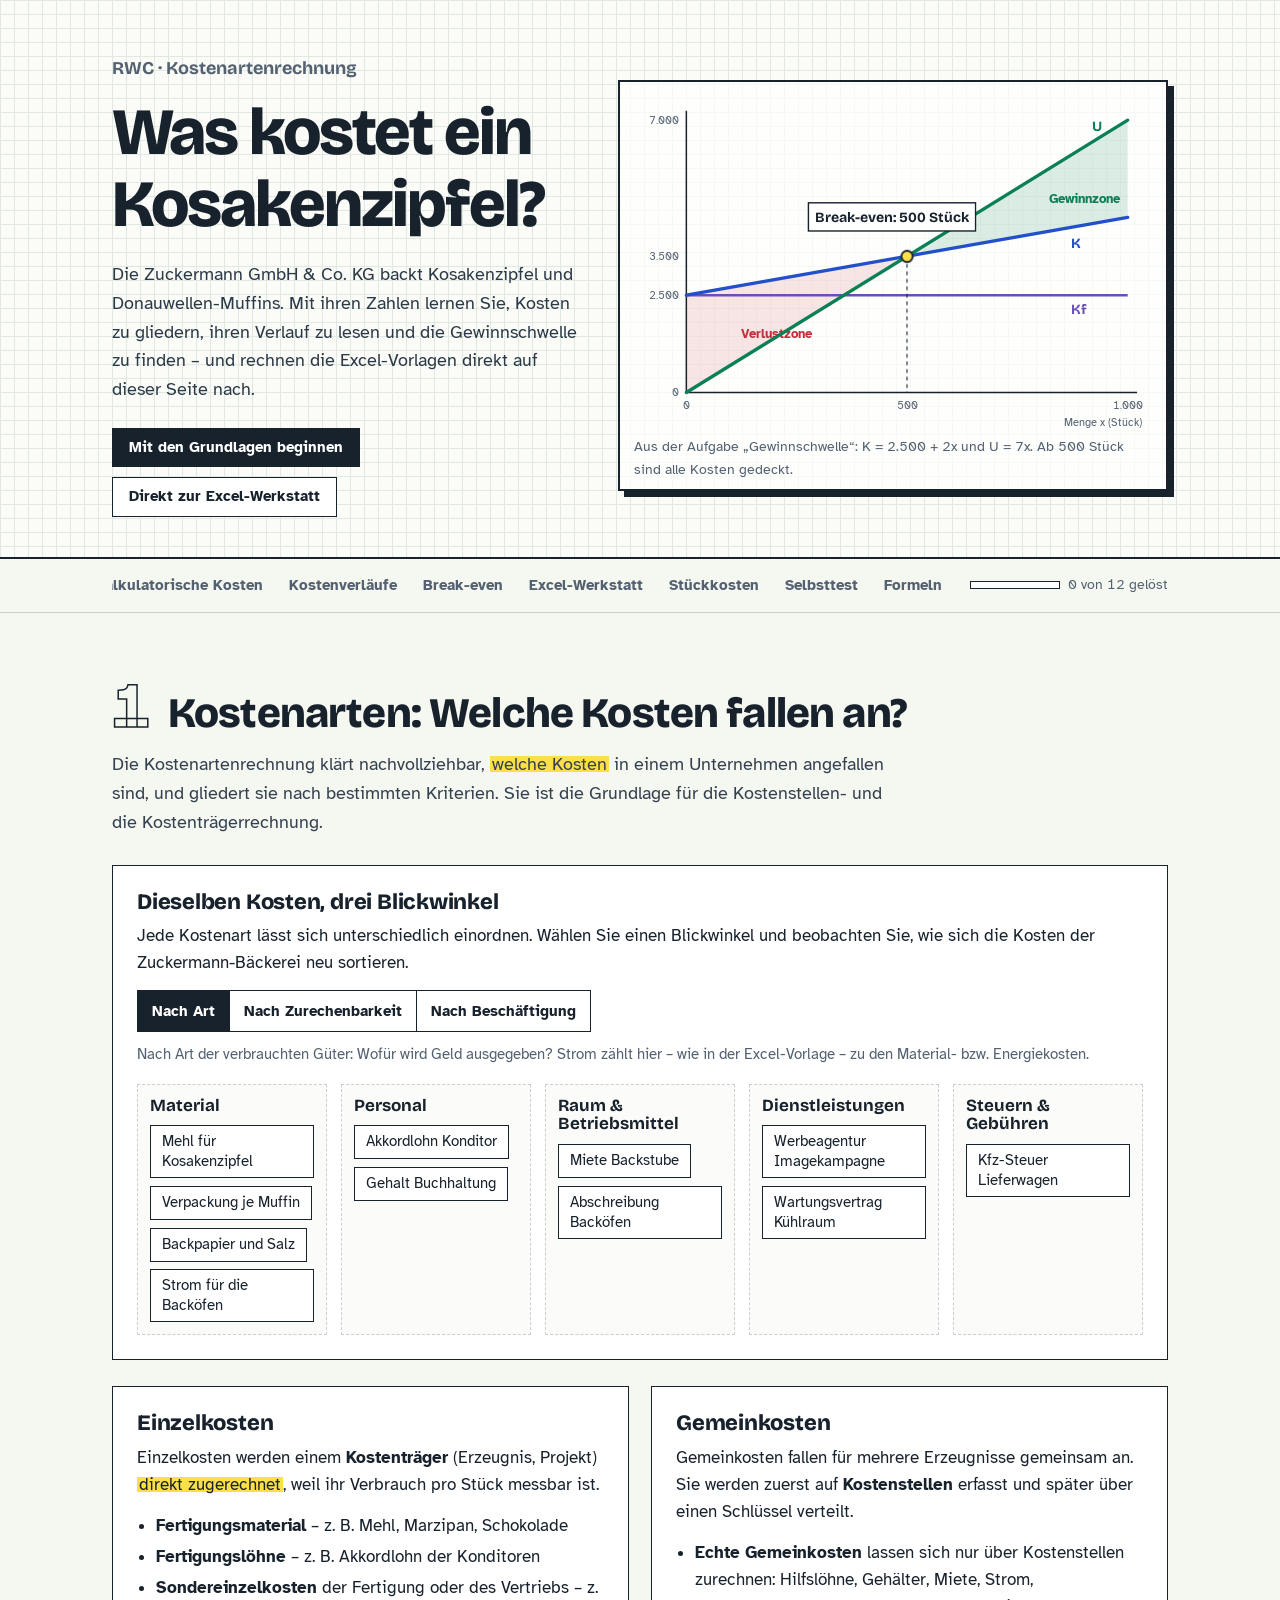
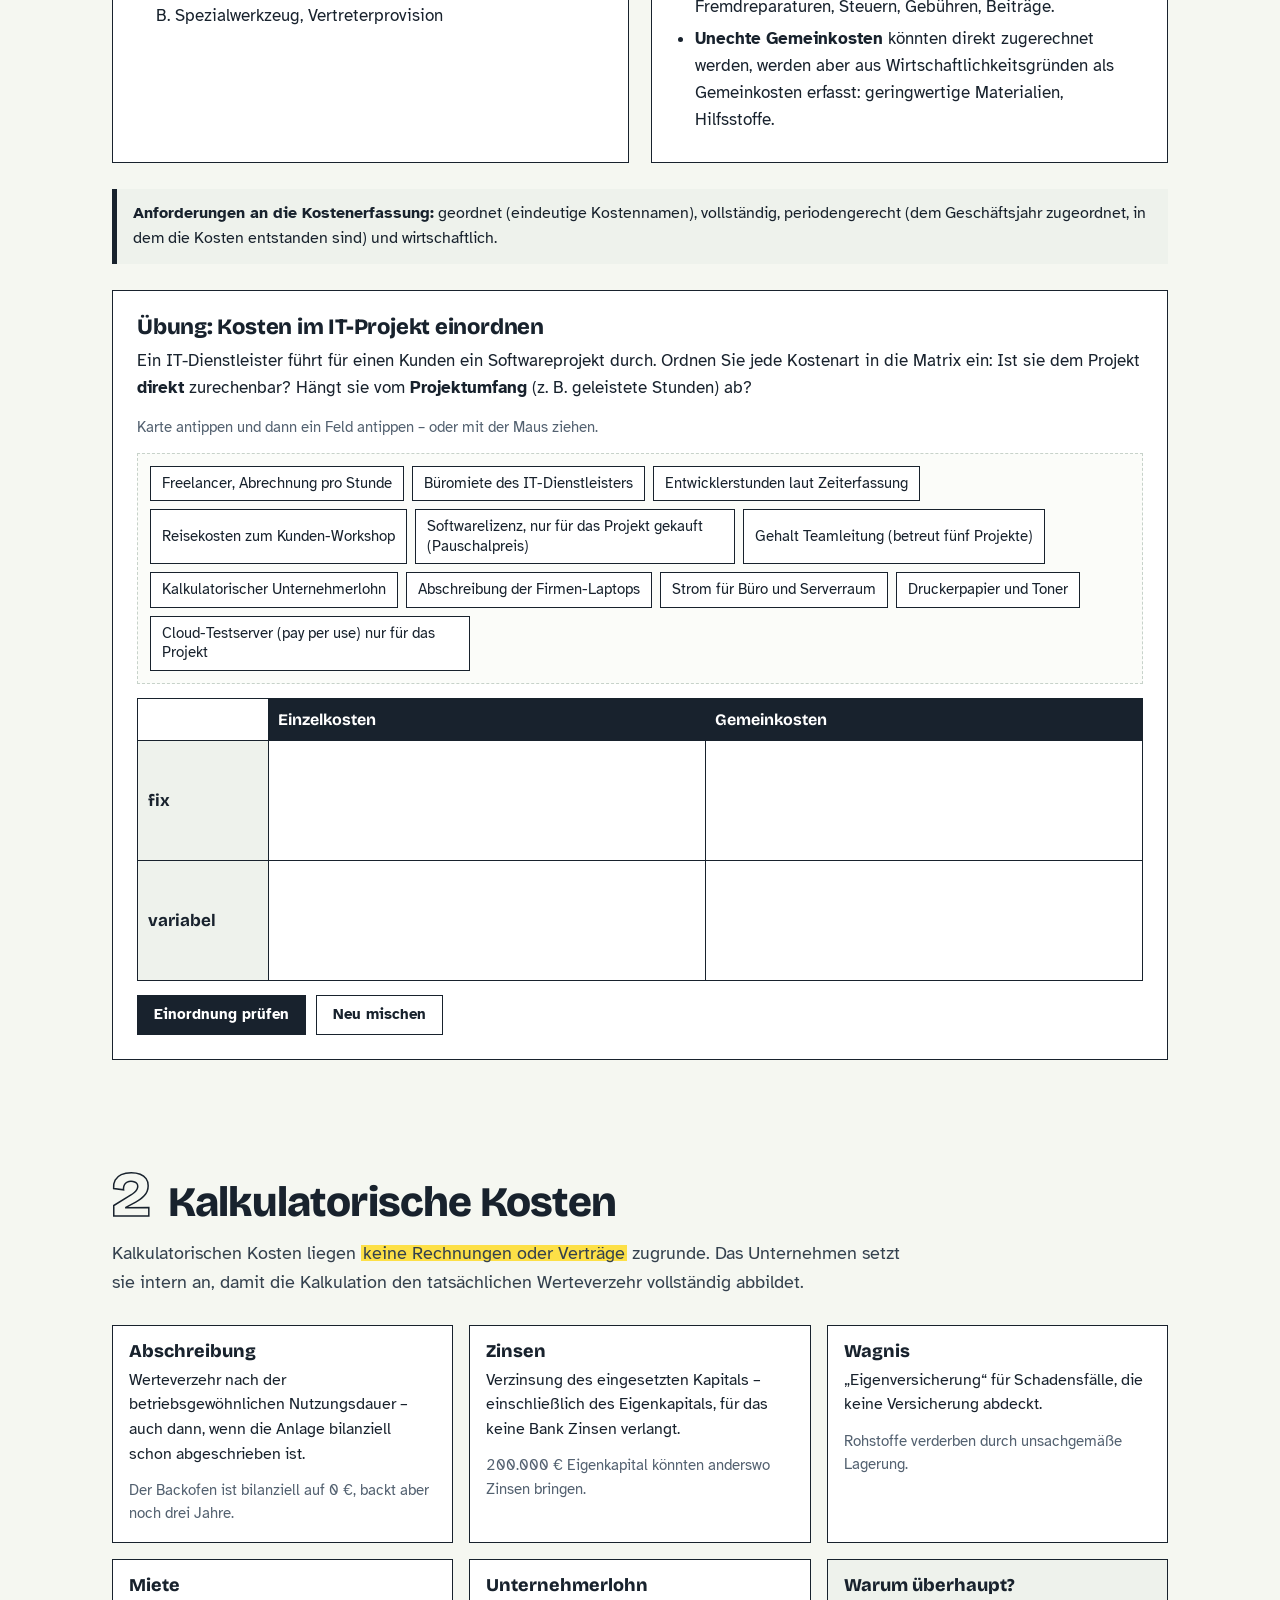
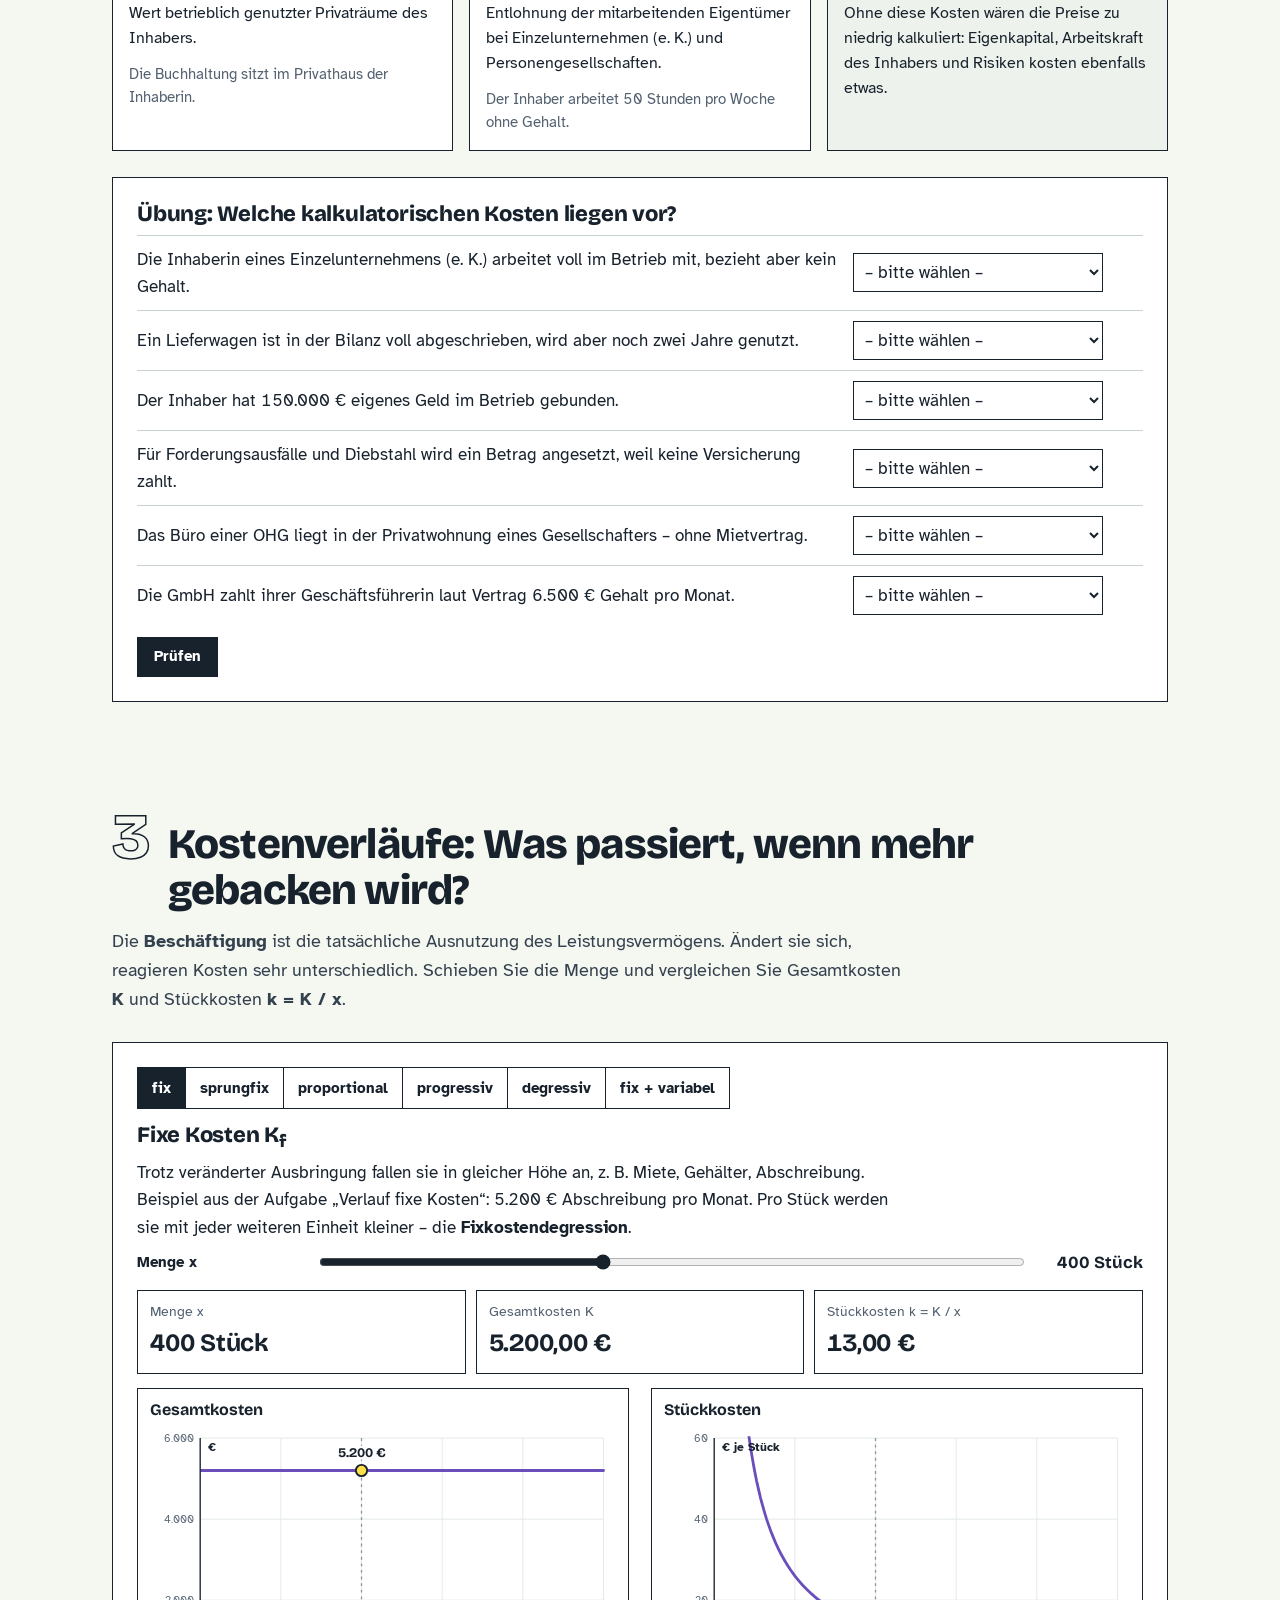
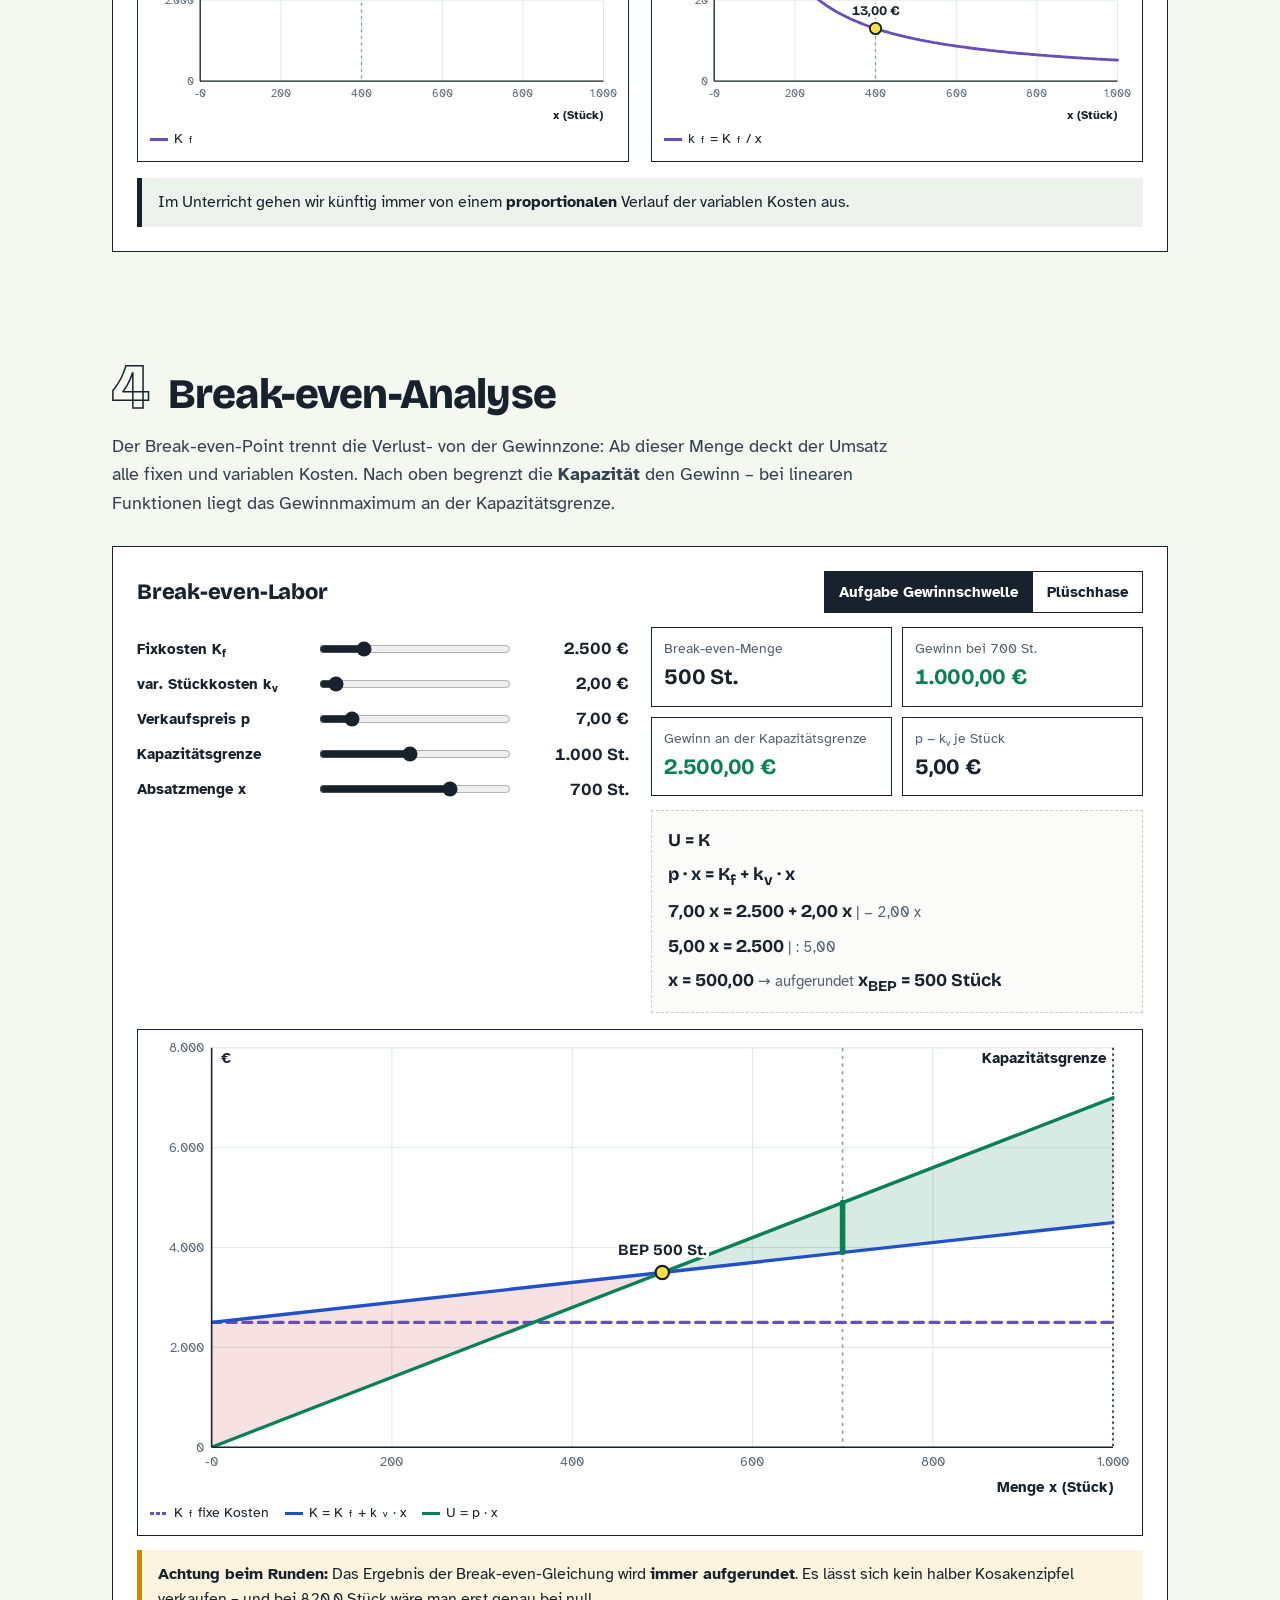
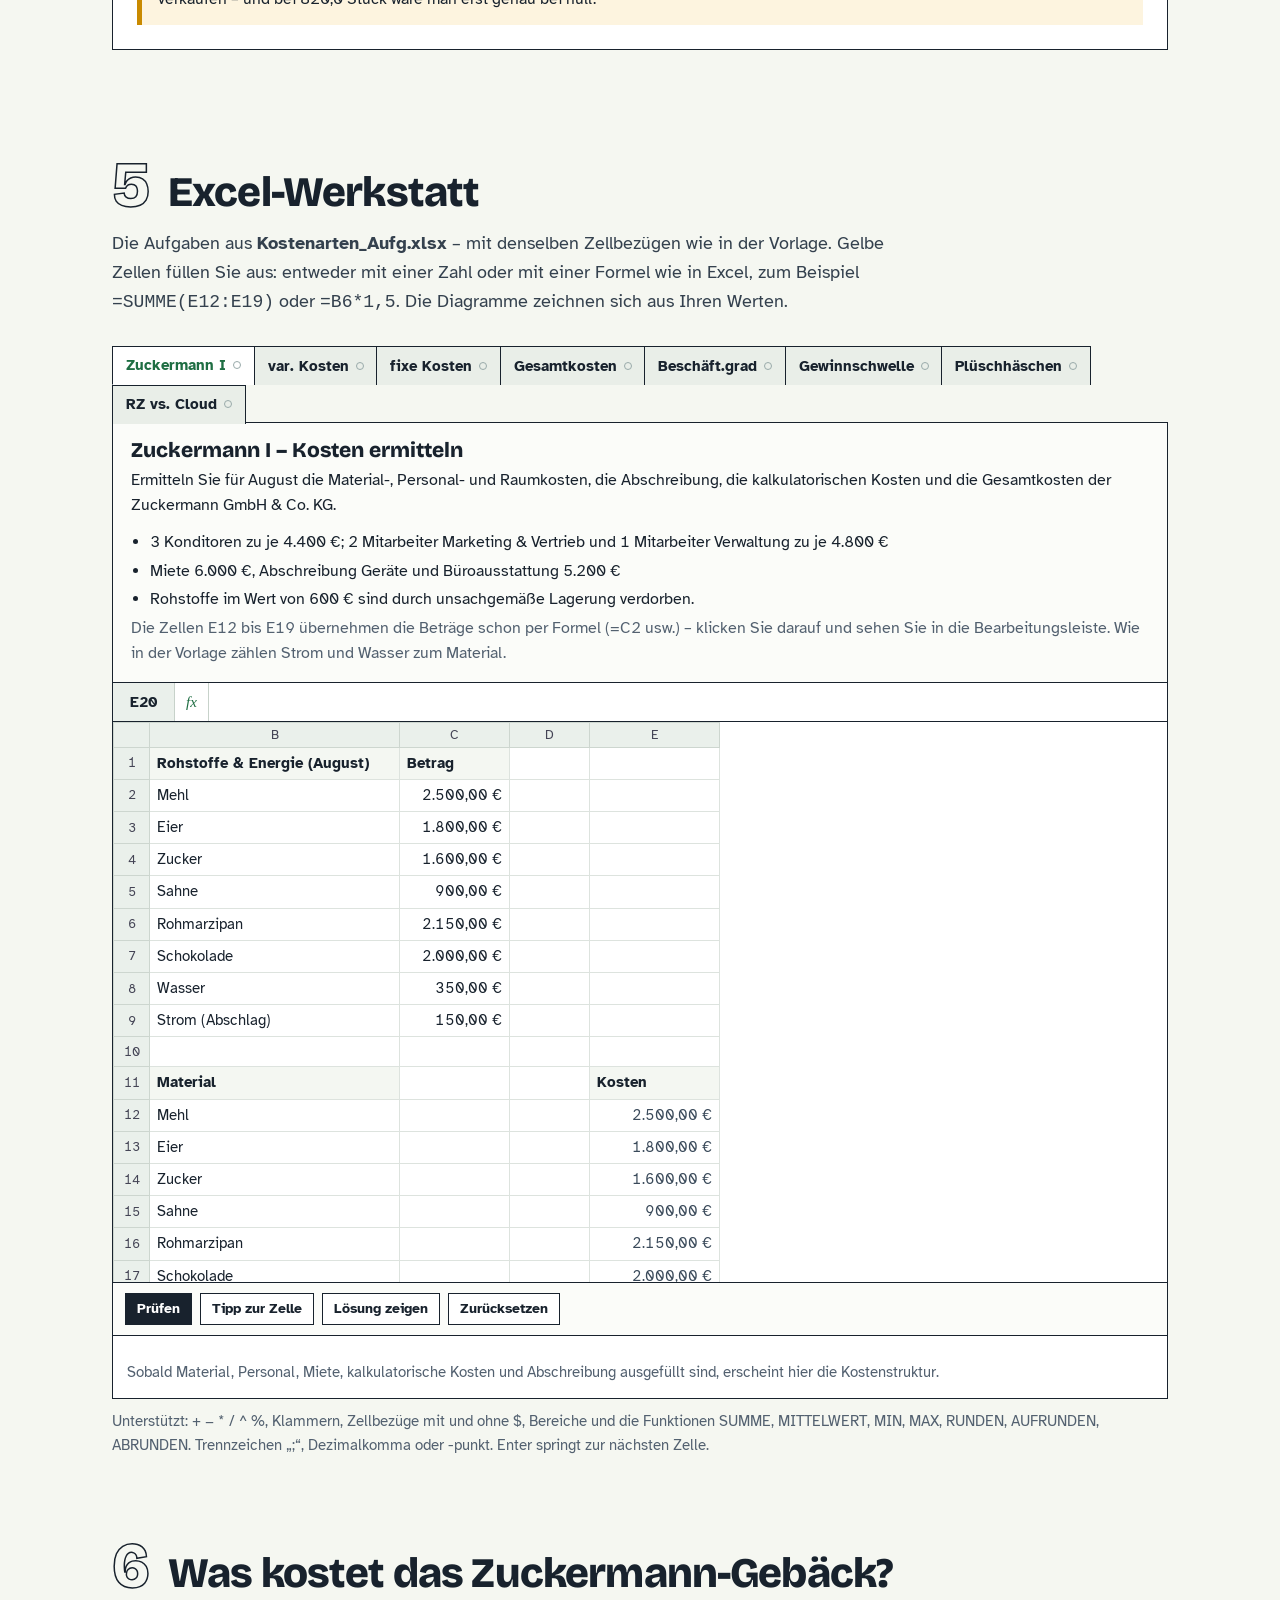
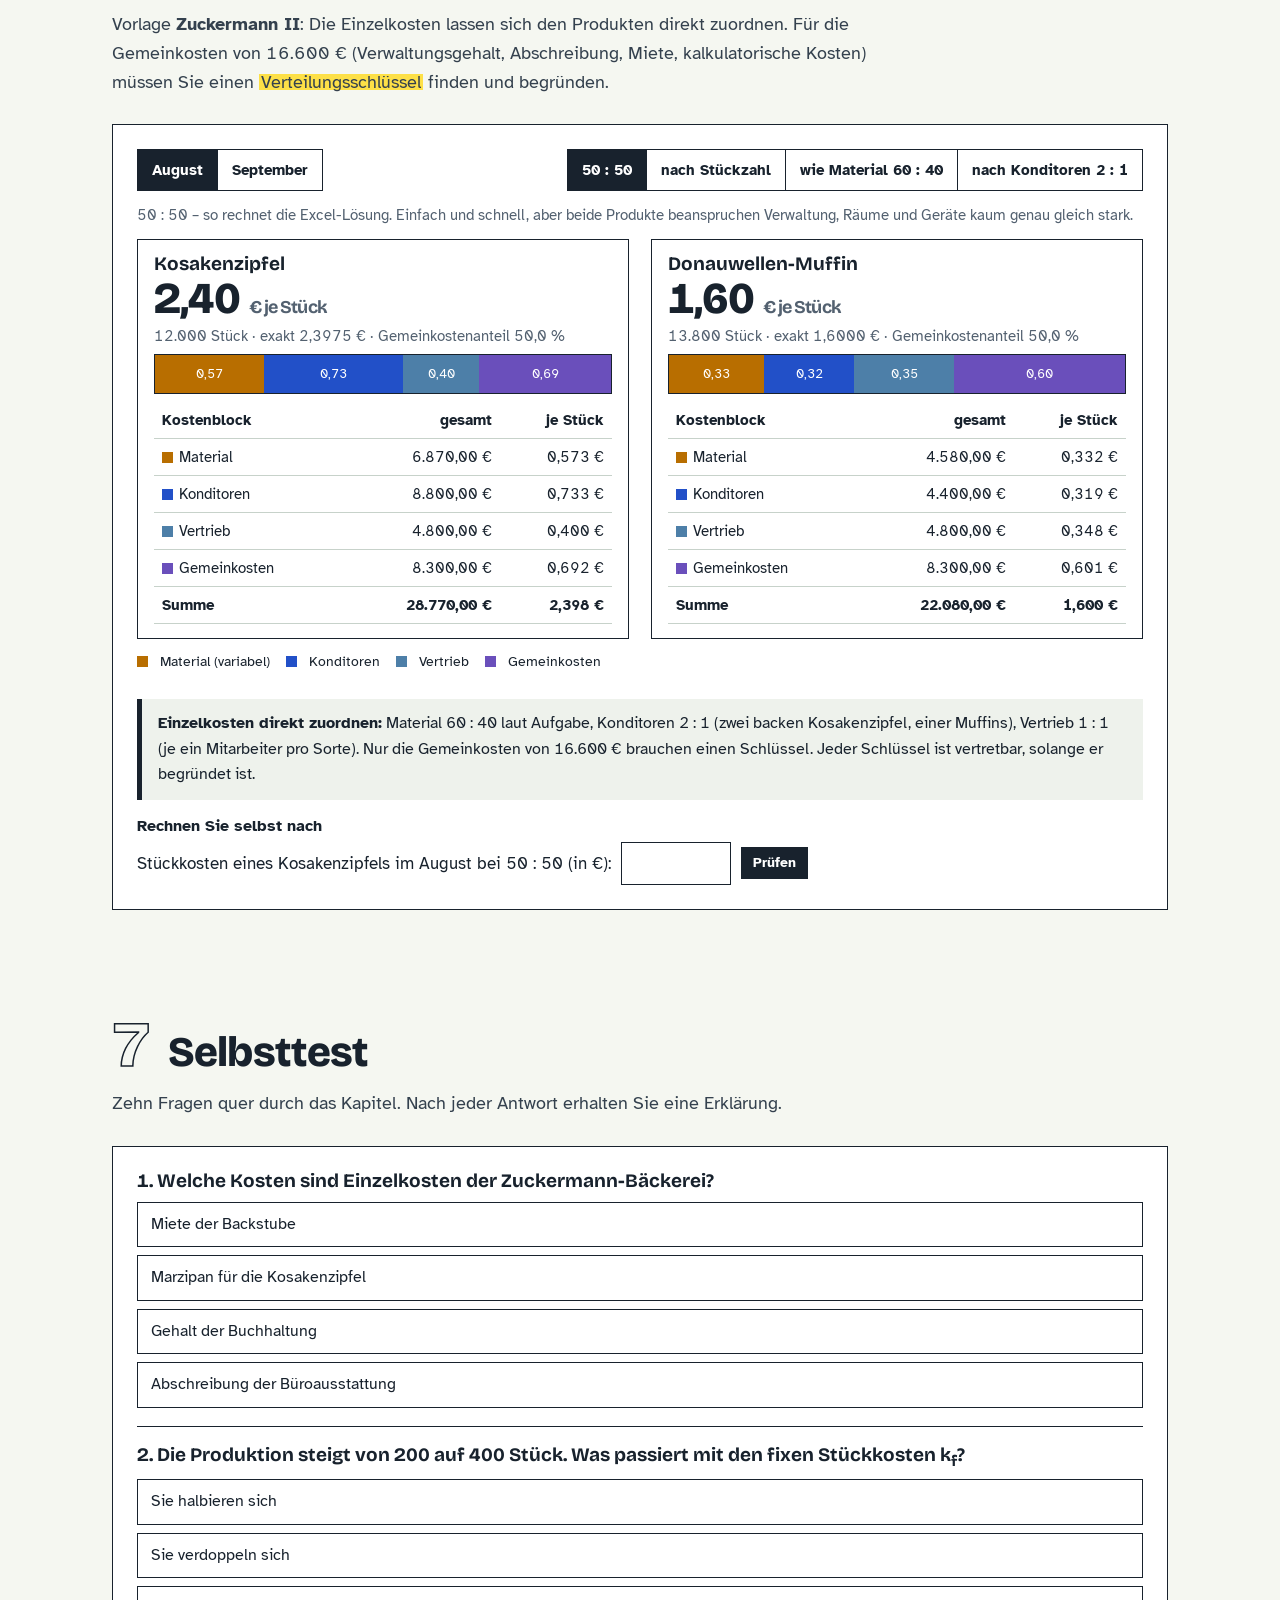
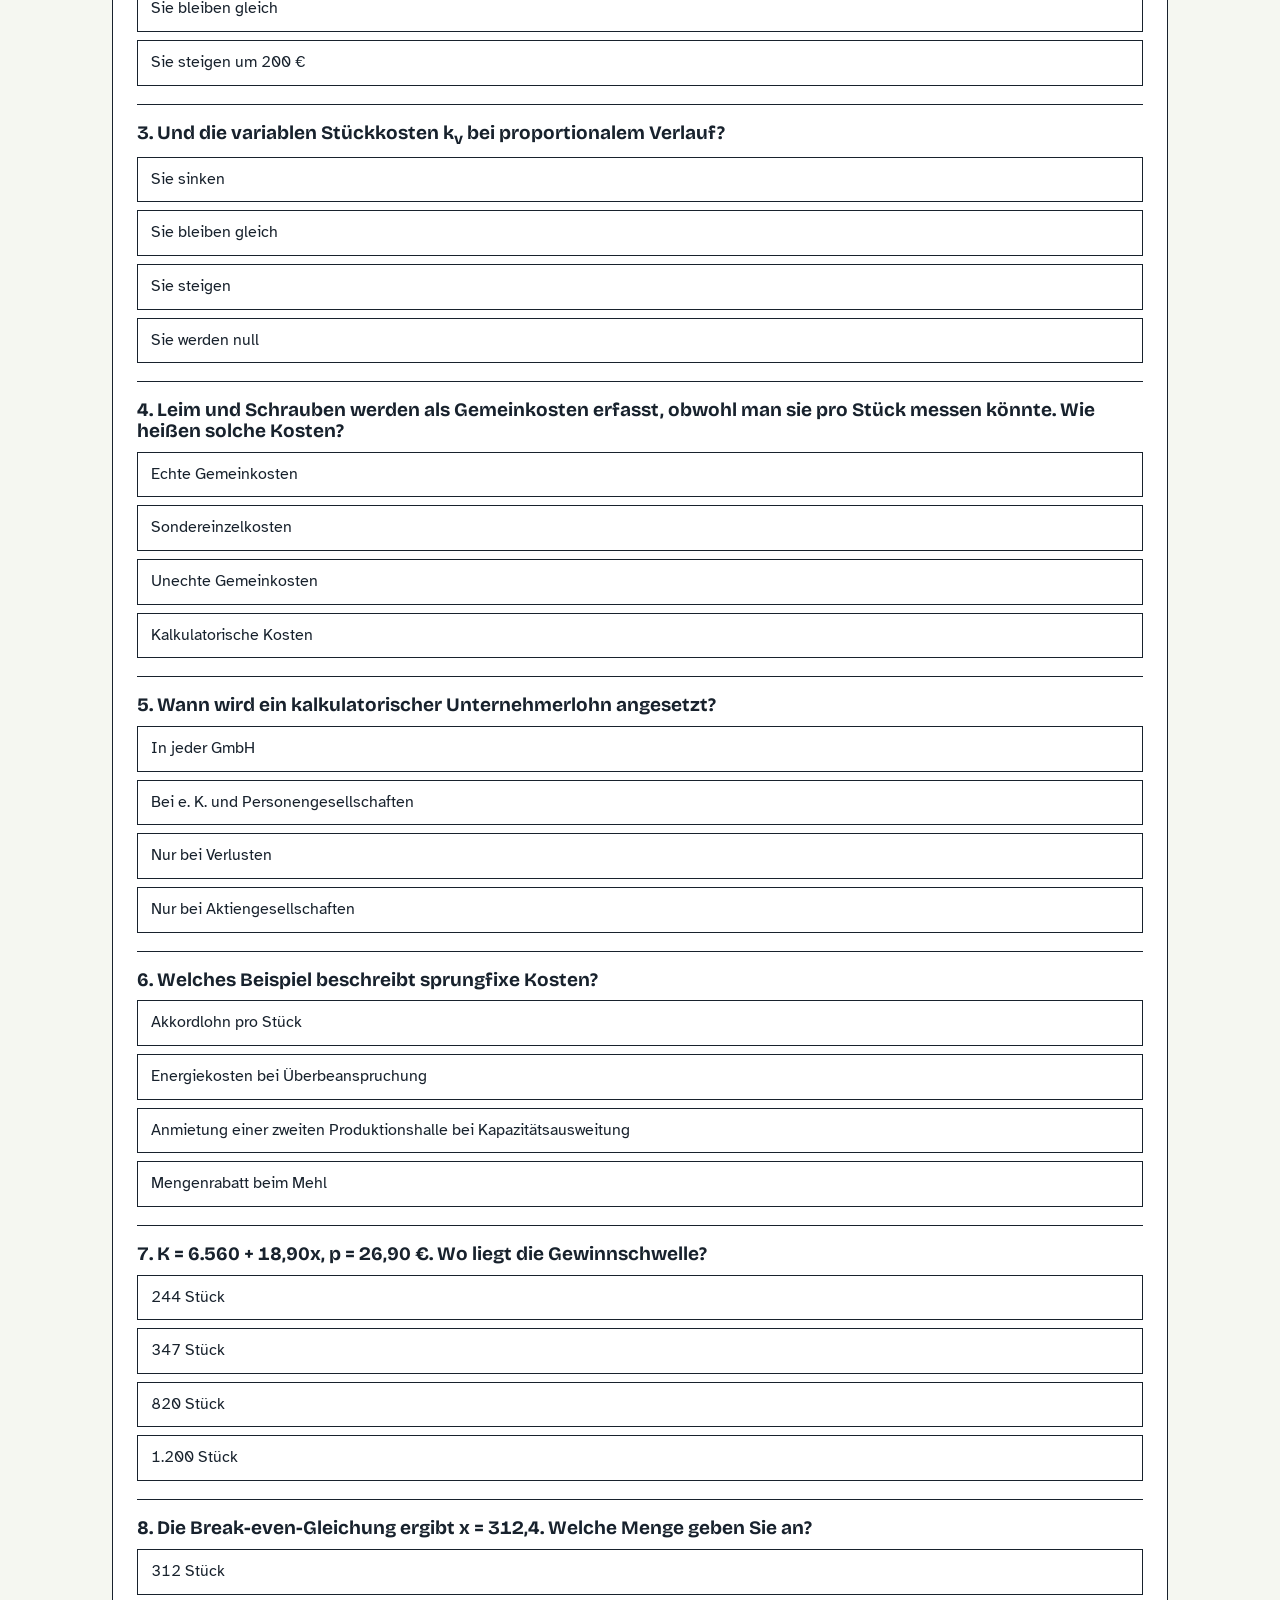
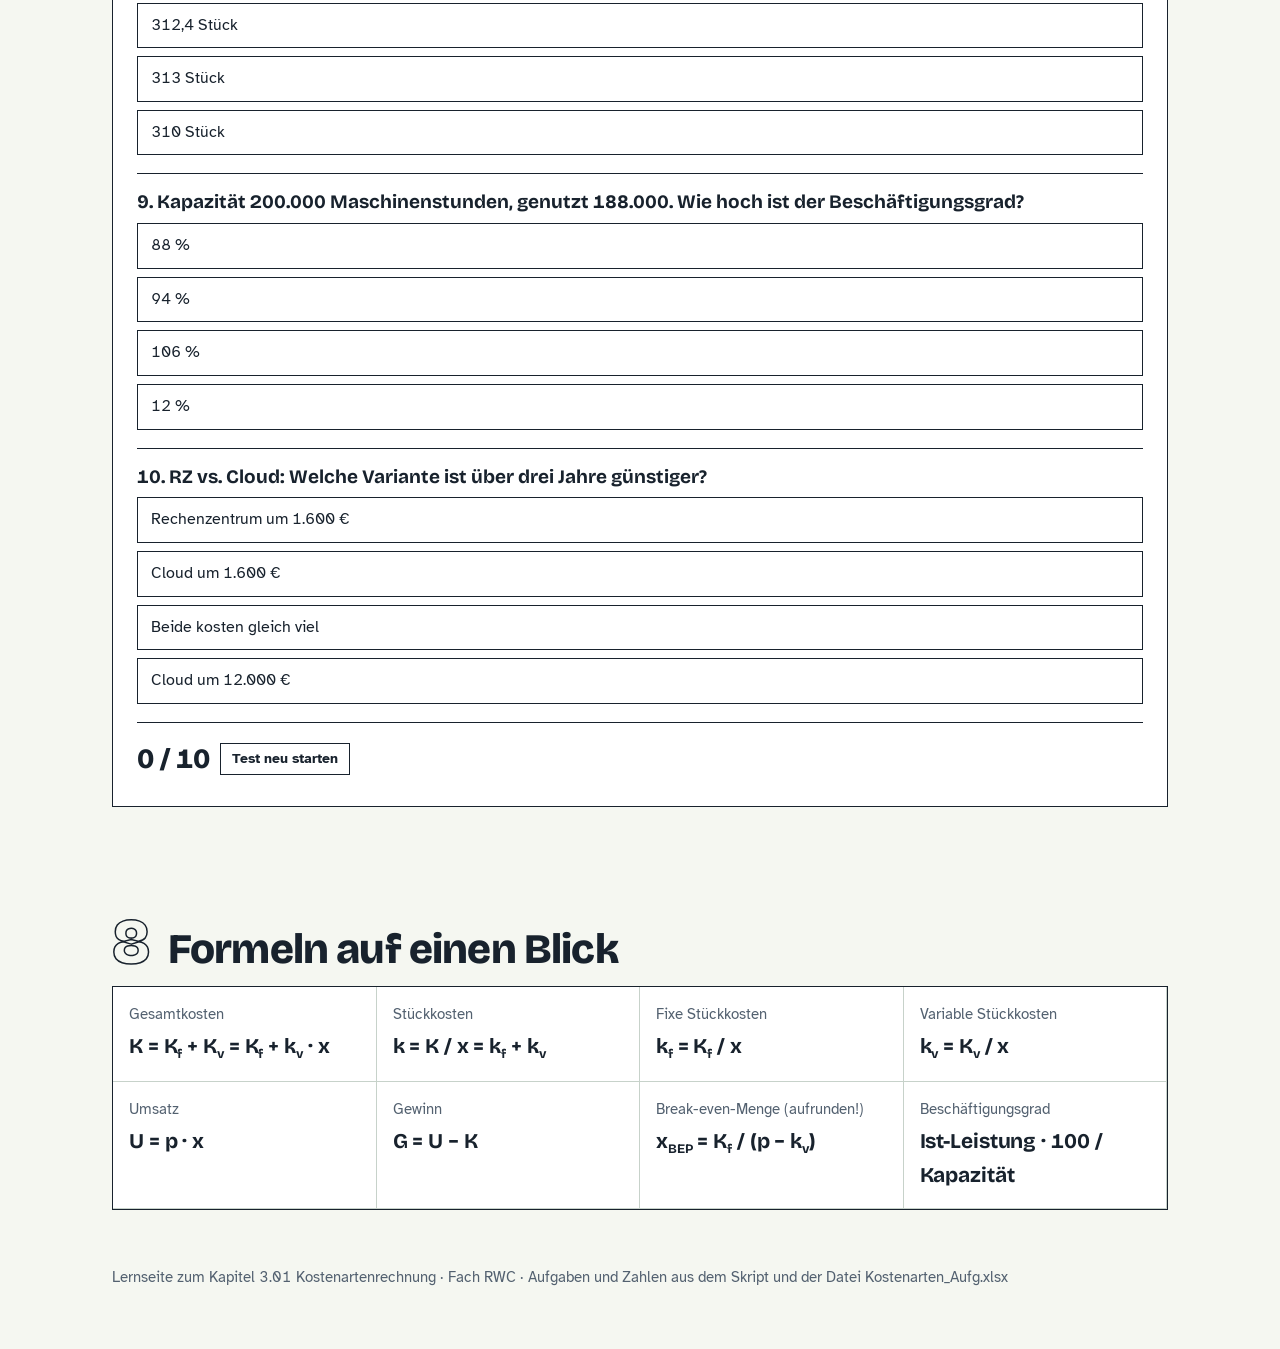
<file: exams/RWC/lernseite.html>
<!DOCTYPE html>
<html lang="de">
<head>
<meta charset="utf-8">
<meta name="viewport" content="width=device-width, initial-scale=1, viewport-fit=cover">
<title>Lernseite RWC: Kostenartenrechnung</title>
<link rel="preconnect" href="https://fonts.googleapis.com">
<link rel="preconnect" href="https://fonts.gstatic.com" crossorigin>
<link href="https://fonts.googleapis.com/css2?family=Bricolage+Grotesque:opsz,wght@12..96,500;12..96,700;12..96,800&family=Atkinson+Hyperlegible:ital,wght@0,400;0,700;1,400&display=swap" rel="stylesheet">
<style>
:root{
  --paper:#f5f7f1;
  --sheet:#ffffff;
  --ink:#18222d;
  --soft:#536170;
  --rule:#c7d2ca;
  --grid:#dfe8e1;
  --blue:#2250c8;      /* Kosten */
  --green:#0b7f55;     /* Umsatz / Gewinn */
  --red:#c2303b;       /* Verlust */
  --violet:#6a4fbb;    /* fixe Kosten */
  --amber:#b86e00;     /* variable Kosten */
  --marker:#fde047;    /* Textmarker */
  --ok-bg:#e1f3e9;
  --bad-bg:#fbe6e8;
  --xl:#1f6e43;        /* Tabellenkalkulation */
  --xl-head:#eaf0eb;
  --display:"Bricolage Grotesque","Avenir Next","Segoe UI",system-ui,sans-serif;
  --body:"Atkinson Hyperlegible","Segoe UI",system-ui,-apple-system,sans-serif;
}
*{box-sizing:border-box}
html{scroll-behavior:smooth;scroll-padding-top:70px}
@media (prefers-reduced-motion:reduce){html{scroll-behavior:auto}}
body{margin:0;background:var(--paper);color:var(--ink);font-family:var(--body);font-size:17px;line-height:1.6;-webkit-font-smoothing:antialiased;font-variant-numeric:tabular-nums}
.wrap{max-width:1100px;margin:0 auto;padding:0 22px}
h1,h2,h3,h4{font-family:var(--display);line-height:1.1;margin:0;font-weight:800}
p{margin:0 0 .8em}
p:last-child{margin-bottom:0}
a{color:var(--blue)}
button,input,select{font:inherit;color:inherit}
:focus-visible{outline:3px solid var(--blue);outline-offset:2px}
.nowrap{white-space:nowrap}

/* ---------- Kopf ---------- */
header.hero{position:relative;overflow:hidden;border-bottom:2px solid var(--ink);
  background-color:#fbfcf8;
  background-image:linear-gradient(var(--grid) 1px,transparent 1px),linear-gradient(90deg,var(--grid) 1px,transparent 1px),linear-gradient(#cfdcd2 1px,transparent 1px),linear-gradient(90deg,#cfdcd2 1px,transparent 1px);
  background-size:14px 14px,14px 14px,70px 70px,70px 70px}
.hero-grid{display:grid;grid-template-columns:minmax(0,1fr) minmax(0,1.15fr);gap:28px;align-items:center;padding-top:54px;padding-bottom:40px}
.hero h1{font-size:clamp(36px,5.4vw,66px);letter-spacing:-.03em;font-weight:800;max-width:12ch;hyphens:manual;overflow-wrap:break-word}
.hero .fach{font-family:var(--display);font-weight:700;font-size:18px;color:var(--soft);margin-bottom:14px}
.hero .sub{margin-top:18px;max-width:46ch;font-size:18px;color:#2c3a47}
.hero-fig{background:rgba(255,255,255,.72);border:2px solid var(--ink);padding:10px 10px 6px;box-shadow:6px 6px 0 var(--ink)}
.hero-fig svg{display:block;width:100%;height:auto}
.hero-fig figcaption{font-size:14px;color:var(--soft);padding:6px 4px 2px}
.hero-actions{margin-top:24px;display:flex;flex-wrap:wrap;gap:10px}
@media(max-width:820px){.hero-grid{grid-template-columns:1fr;padding-top:36px}.hero-fig{box-shadow:4px 4px 0 var(--ink)}}

/* Heldengrafik – eine orchestrierte Ladesequenz */
.draw{stroke-dasharray:1;stroke-dashoffset:1;animation:draw 1.1s cubic-bezier(.6,.05,.3,1) forwards}
.d1{animation-delay:.25s}.d2{animation-delay:1.05s}.d3{animation-delay:1.85s}
.fadein{opacity:0;animation:fade .7s ease forwards}
.f1{animation-delay:2.8s}.f2{animation-delay:3.1s}.f3{animation-delay:3.3s}
.pulse{transform-box:fill-box;transform-origin:center;animation:fade .3s 3.1s ease forwards,pulse 2.2s 3.4s ease-in-out infinite;opacity:0}
@keyframes draw{to{stroke-dashoffset:0}}
@keyframes fade{to{opacity:1}}
@keyframes pulse{0%,100%{transform:scale(1)}50%{transform:scale(1.6)}}
@media (prefers-reduced-motion:reduce){.draw{animation:none;stroke-dashoffset:0}.fadein,.pulse{animation:none;opacity:1}}

/* ---------- Navigation ---------- */
nav.top{position:sticky;top:0;z-index:50;background:rgba(245,247,241,.95);backdrop-filter:blur(8px);border-bottom:1px solid var(--rule)}
nav.top .wrap{display:flex;align-items:center;gap:16px}
nav.top ul{position:relative;display:flex;gap:2px;list-style:none;margin:0;padding:0;overflow-x:auto;flex:1;scrollbar-width:thin}
nav.top a{display:block;padding:14px 12px 12px;font-size:15px;font-weight:700;text-decoration:none;color:var(--soft);white-space:nowrap;border-bottom:3px solid transparent}
nav.top a:hover{color:var(--ink)}
nav.top a.on{color:var(--ink);border-bottom-color:var(--ink)}
.prog{display:flex;align-items:center;gap:8px;font-size:14px;color:var(--soft);white-space:nowrap}
.prog .bar{width:90px;height:8px;border:1.5px solid var(--ink);background:#fff;position:relative}
.prog .bar i{position:absolute;inset:0 auto 0 0;width:0;background:var(--green);transition:width .5s ease}
@media(max-width:640px){.prog .bar{display:none}}

/* ---------- Abschnitte ---------- */
section.chap{padding:64px 0 16px}
.chap-head{display:grid;grid-template-columns:auto 1fr;gap:4px 18px;align-items:baseline;margin-bottom:10px}
.chap-no{font-family:var(--display);font-weight:800;font-size:clamp(40px,6vw,64px);line-height:.9;color:transparent;-webkit-text-stroke:1.5px var(--ink);grid-row:span 2}
.chap-head h2{font-size:clamp(28px,4.2vw,42px);letter-spacing:-.02em}
.lede{max-width:66ch;color:#34414e;margin-bottom:28px;font-size:18px}
.card{background:var(--sheet);border:1.5px solid var(--ink);padding:24px;margin-bottom:26px}
.card h3{font-size:22px;margin-bottom:8px;letter-spacing:-.01em}
.card h4{font-family:var(--body);font-size:16px;font-weight:700;margin:18px 0 6px}
.hint{font-size:15px;color:var(--soft)}
.g2{display:grid;grid-template-columns:1fr 1fr;gap:22px}
.g3{display:grid;grid-template-columns:repeat(3,1fr);gap:16px}
@media(max-width:820px){.g2,.g3{grid-template-columns:1fr}}
mark{background:linear-gradient(transparent 12%,var(--marker) 12%,var(--marker) 88%,transparent 88%);padding:0 .12em;color:inherit}
.merk{border-left:5px solid var(--ink);background:#eef2ec;padding:12px 16px;margin-top:16px;font-size:16px}
.warn{border-left:5px solid #c98a00;background:#fdf4df;padding:12px 16px;margin-top:14px;font-size:16px}
.formula{font-family:var(--display);font-weight:700;font-size:21px;letter-spacing:-.005em}
.formula sub{font-size:.62em}
ul.clean{margin:.3em 0 0;padding-left:1.1em}
ul.clean li{margin:.25em 0}

/* ---------- Knöpfe ---------- */
.btn{display:inline-flex;align-items:center;gap:8px;background:var(--ink);color:#fff;border:1.5px solid var(--ink);padding:9px 16px;font-weight:700;font-size:15px;cursor:pointer;text-decoration:none;line-height:1.3}
.btn:hover{background:#2e3d4c}
.btn.ghost{background:#fff;color:var(--ink)}
.btn.ghost:hover{background:#eef2ec}
.btn.sm{padding:6px 11px;font-size:14px}
.seg{display:inline-flex;flex-wrap:wrap;border:1.5px solid var(--ink);background:#fff}
.seg button{border:0;background:none;padding:8px 14px;font-weight:700;font-size:15px;cursor:pointer;border-right:1.5px solid var(--ink)}
.seg button:last-child{border-right:0}
.seg button[aria-pressed="true"]{background:var(--ink);color:#fff}
.row{display:flex;flex-wrap:wrap;gap:10px;align-items:center}
.status{font-size:15px;font-weight:700;min-height:1.5em}
.status.ok{color:var(--green)}.status.bad{color:var(--red)}

/* ---------- Drei Brillen ---------- */
.lens-stage{display:grid;gap:14px;margin-top:18px}
.lens-group{border:1.5px dashed var(--rule);padding:12px;min-height:70px;background:#fbfcf9}
.lens-group h4{margin:0 0 10px;font-family:var(--display);font-size:17px;font-weight:700;hyphens:auto;overflow-wrap:break-word}
.lens-group .items{display:flex;flex-wrap:wrap;gap:8px}
.chip{display:inline-block;border:1.5px solid var(--ink);background:#fff;padding:6px 11px;font-size:15px;line-height:1.3;will-change:transform}
.chip small{display:block;font-size:12.5px;color:var(--soft)}

/* ---------- Matrix ---------- */
.pool{display:flex;flex-wrap:wrap;gap:8px;padding:12px;border:1.5px dashed var(--rule);min-height:64px;background:#fbfcf9;margin:14px 0}
.tok{border:1.5px solid var(--ink);background:#fff;padding:7px 11px;font-size:15px;cursor:grab;text-align:left;line-height:1.3;max-width:320px}
.tok.sel{background:var(--marker);box-shadow:3px 3px 0 var(--ink)}
.tok.ok{background:var(--ok-bg);border-color:var(--green)}
.tok.bad{background:var(--bad-bg);border-color:var(--red)}
.matrix{display:grid;grid-template-columns:130px 1fr 1fr;border:1.5px solid var(--ink)}
.matrix .mh{background:var(--ink);color:#fff;font-family:var(--display);font-weight:700;padding:8px 10px;font-size:16px}
.matrix .mh.corner{background:#fff}
.matrix .ml{background:#eef2ec;border-top:1.5px solid var(--ink);padding:10px;font-family:var(--display);font-weight:700;display:flex;align-items:center}
.cell-drop{border-top:1.5px solid var(--ink);border-left:1.5px solid var(--ink);min-height:120px;padding:10px;display:flex;flex-wrap:wrap;align-content:flex-start;gap:6px;background:#fff;cursor:pointer;transition:background .15s}
.cell-drop.over,.cell-drop.target{background:#fffbe0}
@media(max-width:640px){.matrix{grid-template-columns:78px 1fr 1fr}.matrix .mh,.matrix .ml{font-size:14px;padding:6px}.tok{font-size:13.5px;padding:5px 8px}}
.explain{margin-top:14px;display:none}
.explain.show{display:block}
.explain li{margin:.35em 0;font-size:15.5px}

/* ---------- Karten kalkulatorische Kosten ---------- */
.kk{border:1.5px solid var(--ink);background:#fff;padding:16px}
.kk h4{margin:0 0 6px;font-family:var(--display);font-size:18px}
.kk p{font-size:15.5px}
.kk .bsp{margin-top:8px;font-size:14.5px;color:var(--soft)}
.qrow{display:grid;grid-template-columns:1fr 250px 28px;gap:12px;align-items:center;padding:10px 0;border-top:1px solid var(--rule)}
.qrow select{width:100%;padding:7px;border:1.5px solid var(--ink);background:#fff}
.qrow .mk{font-weight:800;font-size:18px}
@media(max-width:640px){.qrow{grid-template-columns:1fr 28px}.qrow select{grid-column:1}}

/* ---------- Diagramme ---------- */
.chart{background:#fff;border:1.5px solid var(--ink)}
.chart svg{display:block;width:100%;height:auto}
.chart .ttl{font-family:var(--display);font-weight:700;padding:8px 12px 0;font-size:16px}
.legend{display:flex;flex-wrap:wrap;gap:6px 16px;padding:4px 12px 10px;font-size:14px}
.legend span{display:inline-flex;align-items:center;gap:6px}
.legend i{display:inline-block;width:18px;height:3px}
.legend sub,.ro sub,.ctl sub{font-size:.72em;vertical-align:-.25em;line-height:0}
.legend i.sw{width:11px;height:11px}
.legend i.dash{background-image:linear-gradient(90deg,currentColor 60%,transparent 60%);background-size:6px 3px;height:3px}
svg .axis{stroke:var(--ink);stroke-width:1.4}
svg .gl{stroke:#e3eae5;stroke-width:1}
svg .tl{font:12px var(--body);fill:#5b6977}
svg .al{font:600 13px var(--body);fill:var(--ink)}
svg .ln{fill:none;stroke-width:3;stroke-linejoin:round;stroke-linecap:round}
.ctl{display:grid;grid-template-columns:170px 1fr 110px;gap:10px;align-items:center;margin:8px 0}
.ctl label{font-weight:700;font-size:15px}
.ctl output{font-family:var(--display);font-weight:700;text-align:right}
input[type=range]{width:100%;accent-color:var(--ink)}
@media(max-width:640px){.ctl{grid-template-columns:1fr 90px}.ctl input{grid-column:1/-1;grid-row:2}}
.readout{display:grid;grid-template-columns:repeat(auto-fit,minmax(150px,1fr));gap:10px;margin:14px 0}
.ro{border:1.5px solid var(--ink);background:#fff;padding:10px 12px}
.ro span{display:block;font-size:14px;color:var(--soft)}
.ro b{font-family:var(--display);font-size:25px;letter-spacing:-.01em}
.ro.pos b{color:var(--green)}
#bRead{grid-template-columns:1fr 1fr}#bRead .ro b{font-size:22px}.ro.neg b{color:var(--red)}
.steps{font-family:var(--display);font-weight:700;font-size:18px;line-height:1.9;background:#fbfcf9;border:1.5px dashed var(--rule);padding:12px 16px;overflow-x:auto}
.steps .c{color:var(--soft);font-family:var(--body);font-weight:400;font-size:15px}

/* ---------- Tabellenkalkulation ---------- */
.xl{border:1.5px solid var(--ink);background:#fff}
.xl-task{padding:16px 18px;border-bottom:1.5px solid var(--ink);background:#fbfcf9}
.xl-task h3{font-size:21px;margin-bottom:6px}
.xl-task p,.xl-task li{font-size:15.5px}
.fbar{display:grid;grid-template-columns:62px 34px 1fr;align-items:stretch;border-bottom:1.5px solid var(--ink);font-size:15px}
.fbar .addr{padding:7px 8px;border-right:1px solid var(--rule);font-weight:700;text-align:center;background:var(--xl-head)}
.fbar .fx{padding:7px 0;border-right:1px solid var(--rule);text-align:center;font-style:italic;font-family:Georgia,serif;color:var(--xl)}
.fbar .ftext{padding:7px 10px;white-space:nowrap;overflow:hidden;text-overflow:ellipsis;font-family:Consolas,"Liberation Mono",monospace;font-size:14.5px}
.xl-scroll{overflow:auto;max-height:560px}
table.grid{border-collapse:collapse;font-size:14.5px;table-layout:fixed}
table.grid th{background:var(--xl-head);color:#445;font-weight:400;font-size:12.5px;border:1px solid #cdd6cf;padding:2px 6px;position:sticky;top:0;z-index:2}
table.grid th.rn{position:sticky;left:0;z-index:3;min-width:34px;text-align:center}
table.grid th.corner{z-index:4;left:0}
table.grid td{border:1px solid #dde3de;padding:0;height:30px;white-space:nowrap;position:relative}
table.grid td .tv{padding:4px 7px;display:block;overflow:hidden;text-overflow:ellipsis}
table.grid td.lab .tv{overflow:visible;text-overflow:clip;position:relative;z-index:1}
table.grid td.num .tv{text-align:right}
table.grid td.lab{font-weight:400}
table.grid td.hd{font-weight:700;background:#f4f7f2}
table.grid td.calc .tv{color:#3a4a5a}
table.grid td.sel{outline:2px solid var(--xl);outline-offset:-2px;z-index:1}
table.grid td.in{background:#fffdf0}
table.grid td.in input{width:100%;height:30px;border:0;background:transparent;padding:4px 7px;text-align:right;font-size:14.5px;outline:none}
table.grid td.in input:focus{background:#fff;font-family:Consolas,"Liberation Mono",monospace;text-align:left}
table.grid td.in.ok{background:var(--ok-bg)}
table.grid td.in.bad{background:var(--bad-bg)}
table.grid td.in.ok::after{content:"✓";position:absolute;right:2px;top:0;font-size:10px;color:var(--green);font-weight:700}
table.grid td.err .tv,table.grid td.err input{color:var(--red)}
.xl-tools{display:flex;flex-wrap:wrap;gap:8px;align-items:center;padding:10px 12px;border-top:1.5px solid var(--ink);background:#fbfcf9}
.xl-tools .status{margin-left:auto}
.tipbox{padding:10px 14px;border-top:1px solid var(--rule);font-size:15px;background:#fffbe0;display:none}
.tipbox.show{display:block}
.tabs{display:flex;flex-wrap:wrap;gap:0;border-bottom:1.5px solid var(--ink);margin-top:6px}
.tabs button{border:1.5px solid var(--ink);border-bottom:0;margin-right:-1.5px;background:#e9eee8;padding:7px 13px;font-size:14.5px;font-weight:700;cursor:pointer;position:relative;top:1.5px}
.tabs button[aria-selected="true"]{background:#fff;color:var(--xl);border-bottom:1.5px solid #fff}
.tabs button .dot{display:inline-block;width:8px;height:8px;border-radius:50%;background:transparent;border:1.5px solid #9aa;margin-left:7px;vertical-align:1px}
.tabs button.done .dot{background:var(--green);border-color:var(--green)}
.xl-extra{padding:14px;border-top:1.5px solid var(--ink)}
.xl-extra:empty{display:none}
.bars .br{display:grid;grid-template-columns:110px 1fr 70px;gap:10px;align-items:center;margin:6px 0;font-size:15px}
.bars .track{height:22px;border:1.5px solid var(--ink);background:#fff;position:relative}
.bars .fill{position:absolute;inset:0 auto 0 0;background:var(--blue);transition:width .5s ease}

/* ---------- Verteilungs-Labor ---------- */
.stack{display:flex;height:40px;border:1.5px solid var(--ink);background:#fff;margin:6px 0 2px}
.stack div{height:100%;transition:flex-basis .45s ease;display:flex;align-items:center;justify-content:center;font-size:12.5px;color:#fff;overflow:hidden;white-space:nowrap}
.prod{border:1.5px solid var(--ink);background:#fff;padding:14px 16px}
.prod h4{margin:0;font-family:var(--display);font-size:19px}
.prod .big{font-family:var(--display);font-weight:800;font-size:44px;letter-spacing:-.02em;line-height:1.1}
.prod .big small{font-size:18px;font-weight:700;color:var(--soft)}
.ktab{width:100%;border-collapse:collapse;font-size:15px;margin-top:8px}
.ktab td,.ktab th{padding:6px 8px;border-bottom:1px solid var(--rule);text-align:right}
.ktab td:first-child,.ktab th:first-child{text-align:left}
.ktab tr.sum td{font-weight:700;border-top:1.5px solid var(--ink)}
.sw{display:inline-block;width:11px;height:11px;margin-right:6px;vertical-align:-1px}

/* ---------- Quiz ---------- */
.q{border-top:1.5px solid var(--ink);padding:18px 0}
.q:first-child{border-top:0;padding-top:0}
.q h4{font-family:var(--display);font-size:19px;margin:0 0 10px;font-weight:700}
.opts{display:grid;gap:8px}
.opts button{text-align:left;border:1.5px solid var(--ink);background:#fff;padding:9px 13px;cursor:pointer;font-size:16px}
.opts button:hover:not(:disabled){background:#fffbe0}
.opts button.right{background:var(--ok-bg);border-color:var(--green)}
.opts button.wrong{background:var(--bad-bg);border-color:var(--red)}
.opts button:disabled{cursor:default}
.fb{margin-top:8px;font-size:15.5px;display:none}
.fb.show{display:block}
.score{font-family:var(--display);font-weight:800;font-size:28px}

/* ---------- Spickzettel ---------- */
.cheat{display:grid;grid-template-columns:repeat(auto-fit,minmax(240px,1fr));gap:0;border:1.5px solid var(--ink);background:#fff}
.cheat div{padding:16px;border-right:1px solid var(--rule);border-bottom:1px solid var(--rule)}
.cheat b{display:block;font-size:14.5px;color:var(--soft);font-weight:400;margin-bottom:4px}
footer{padding:40px 0 60px;color:var(--soft);font-size:14.5px}
.sr{position:absolute;width:1px;height:1px;overflow:hidden;clip:rect(0 0 0 0)}
</style>
</head>
<body>

<header class="hero">
  <div class="wrap hero-grid">
    <div>
      <div class="fach">RWC · Kostenartenrechnung</div>
      <h1>Was kostet ein Kosaken&shy;zipfel?</h1>
      <p class="sub">Die Zuckermann GmbH &amp; Co. KG backt Kosakenzipfel und Donauwellen-Muffins. Mit ihren Zahlen lernen Sie, Kosten zu gliedern, ihren Verlauf zu lesen und die Gewinnschwelle zu finden – und rechnen die Excel-Vorlagen direkt auf dieser Seite nach.</p>
      <div class="hero-actions">
        <a class="btn" href="#kostenarten">Mit den Grundlagen beginnen</a>
        <a class="btn ghost" href="#excel">Direkt zur Excel-Werkstatt</a>
      </div>
    </div>
    <figure class="hero-fig" style="margin:0">
      <svg viewBox="0 0 560 360" role="img" aria-labelledby="heroT">
        <title id="heroT">Break-even-Diagramm: Kostenlinie K = 2.500 + 2x und Umsatzlinie U = 7x schneiden sich bei 500 Stück</title>
        <!-- Achsen: x 0..1000 -> 60..530, y 0..7000 -> 320..30 -->
        <g class="fadein f1">
          <polygon points="60,216.4 60,320 295,175.0" fill="#c2303b" opacity=".12"/>
          <polygon points="295,175.0 530,30 530,133.6" fill="#0b7f55" opacity=".14"/>
          <text x="118" y="262" font-family="Atkinson Hyperlegible, sans-serif" font-size="14" fill="#c2303b" font-weight="700">Verlustzone</text>
          <text x="522" y="118" text-anchor="end" font-family="Atkinson Hyperlegible, sans-serif" font-size="14" fill="#0b7f55" font-weight="700">Gewinnzone</text>
        </g>
        <line x1="60" y1="320" x2="540" y2="320" stroke="#18222d" stroke-width="1.6"/>
        <line x1="60" y1="320" x2="60" y2="20" stroke="#18222d" stroke-width="1.6"/>
        <g font-family="Atkinson Hyperlegible, sans-serif" font-size="12" fill="#536170">
          <text x="60" y="338" text-anchor="middle">0</text>
          <text x="295" y="338" text-anchor="middle">500</text>
          <text x="530" y="338" text-anchor="middle">1.000</text>
          <text x="545" y="356" text-anchor="end">Menge x (Stück)</text>
          <text x="52" y="324" text-anchor="end">0</text>
          <text x="52" y="220" text-anchor="end">2.500</text>
          <text x="52" y="179" text-anchor="end">3.500</text>
          <text x="52" y="34" text-anchor="end">7.000</text>
        </g>
        <path class="draw d1" pathLength="1" d="M60 216.4 L530 216.4" stroke="#6a4fbb" stroke-width="2.5" fill="none"/>
        <path class="draw d2" pathLength="1" d="M60 216.4 L530 133.6" stroke="#2250c8" stroke-width="3.5" fill="none" stroke-linecap="round"/>
        <path class="draw d3" pathLength="1" d="M60 320 L530 30" stroke="#0b7f55" stroke-width="3.5" fill="none" stroke-linecap="round"/>
        <g class="fadein f2" font-family="Bricolage Grotesque, sans-serif" font-weight="700" font-size="15">
          <text x="470" y="236" fill="#6a4fbb">Kf</text>
          <text x="470" y="166" fill="#2250c8">K</text>
          <text x="492" y="42" fill="#0b7f55">U</text>
        </g>
        <line class="fadein f3" x1="295" y1="175" x2="295" y2="320" stroke="#18222d" stroke-width="1.2" stroke-dasharray="4 4"/>
        <circle class="pulse" cx="295" cy="175" r="6" fill="#fde047" stroke="#18222d" stroke-width="2"/>
        <g class="fadein f3">
          <rect x="190" y="118" width="178" height="30" fill="#fff" stroke="#18222d" stroke-width="1.5"/>
          <text x="279" y="138" text-anchor="middle" font-family="Bricolage Grotesque, sans-serif" font-weight="700" font-size="15" fill="#18222d">Break-even: 500 Stück</text>
        </g>
      </svg>
      <figcaption>Aus der Aufgabe „Gewinnschwelle“: K = 2.500 + 2x und U = 7x. Ab 500 Stück sind alle Kosten gedeckt.</figcaption>
    </figure>
  </div>
</header>

<nav class="top" aria-label="Kapitel">
  <div class="wrap">
    <ul>
      <li><a href="#kostenarten">Kostenarten</a></li>
      <li><a href="#kalk">Kalkulatorische Kosten</a></li>
      <li><a href="#verlauf">Kostenverläufe</a></li>
      <li><a href="#bep">Break-even</a></li>
      <li><a href="#excel">Excel-Werkstatt</a></li>
      <li><a href="#verteilung">Stückkosten</a></li>
      <li><a href="#test">Selbsttest</a></li>
      <li><a href="#formeln">Formeln</a></li>
    </ul>
    <div class="prog" title="Gelöste Übungen auf dieser Seite"><span class="bar"><i id="progFill"></i></span><span id="progText">0 von 0 gelöst</span></div>
  </div>
</nav>

<main>
<!-- ================= 1 KOSTENARTEN ================= -->
<section class="chap" id="kostenarten">
  <div class="wrap">
    <div class="chap-head"><span class="chap-no" aria-hidden="true">1</span><h2>Kostenarten: Welche Kosten fallen an?</h2></div>
    <p class="lede">Die Kostenartenrechnung klärt nachvollziehbar, <mark>welche Kosten</mark> in einem Unternehmen angefallen sind, und gliedert sie nach bestimmten Kriterien. Sie ist die Grundlage für die Kostenstellen- und die Kostenträgerrechnung.</p>

    <div class="card">
      <h3>Dieselben Kosten, drei Blickwinkel</h3>
      <p>Jede Kostenart lässt sich unterschiedlich einordnen. Wählen Sie einen Blickwinkel und beobachten Sie, wie sich die Kosten der Zuckermann-Bäckerei neu sortieren.</p>
      <div class="row" style="margin-top:12px">
        <div class="seg" role="group" aria-label="Blickwinkel">
          <button type="button" data-lens="art" aria-pressed="true">Nach Art</button>
          <button type="button" data-lens="zu" aria-pressed="false">Nach Zurechenbarkeit</button>
          <button type="button" data-lens="be" aria-pressed="false">Nach Beschäftigung</button>
        </div>
      </div>
      <p class="hint" id="lensHint" style="margin-top:10px"></p>
      <div class="lens-stage" id="lensStage"></div>
    </div>

    <div class="g2">
      <div class="card" style="margin-bottom:0">
        <h3>Einzelkosten</h3>
        <p>Einzelkosten werden einem <b>Kostenträger</b> (Erzeugnis, Projekt) <mark>direkt zugerechnet</mark>, weil ihr Verbrauch pro Stück messbar ist.</p>
        <ul class="clean">
          <li><b>Fertigungsmaterial</b> – z. B. Mehl, Marzipan, Schokolade</li>
          <li><b>Fertigungslöhne</b> – z. B. Akkordlohn der Konditoren</li>
          <li><b>Sondereinzelkosten</b> der Fertigung oder des Vertriebs – z. B. Spezialwerkzeug, Vertreterprovision</li>
        </ul>
      </div>
      <div class="card" style="margin-bottom:0">
        <h3>Gemeinkosten</h3>
        <p>Gemeinkosten fallen für mehrere Erzeugnisse gemeinsam an. Sie werden zuerst auf <b>Kostenstellen</b> erfasst und später über einen Schlüssel verteilt.</p>
        <ul class="clean">
          <li><b>Echte Gemeinkosten</b> lassen sich nur über Kostenstellen zurechnen: Hilfslöhne, Gehälter, Miete, Strom, Fremdreparaturen, Steuern, Gebühren, Beiträge.</li>
          <li><b>Unechte Gemeinkosten</b> könnten direkt zugerechnet werden, werden aber aus Wirtschaftlichkeitsgründen als Gemeinkosten erfasst: geringwertige Materialien, Hilfsstoffe.</li>
        </ul>
      </div>
    </div>

    <div class="merk" style="margin-top:26px"><b>Anforderungen an die Kostenerfassung:</b> geordnet (eindeutige Kostennamen), vollständig, periodengerecht (dem Geschäftsjahr zugeordnet, in dem die Kosten entstanden sind) und wirtschaftlich.</div>

    <div class="card" style="margin-top:26px">
      <h3>Übung: Kosten im IT-Projekt einordnen</h3>
      <p>Ein IT-Dienstleister führt für einen Kunden ein Softwareprojekt durch. Ordnen Sie jede Kostenart in die Matrix ein: Ist sie dem Projekt <b>direkt</b> zurechenbar? Hängt sie vom <b>Projektumfang</b> (z. B. geleistete Stunden) ab?</p>
      <p class="hint">Karte antippen und dann ein Feld antippen – oder mit der Maus ziehen.</p>
      <div class="pool" id="pool" aria-label="Noch nicht eingeordnete Kosten"></div>
      <div class="matrix" id="matrix">
        <div class="mh corner"></div><div class="mh">Einzelkosten</div><div class="mh">Gemeinkosten</div>
        <div class="ml">fix</div><div class="cell-drop" data-z="E" data-b="f" tabindex="0" aria-label="Einzelkosten, fix"></div><div class="cell-drop" data-z="G" data-b="f" tabindex="0" aria-label="Gemeinkosten, fix"></div>
        <div class="ml">variabel</div><div class="cell-drop" data-z="E" data-b="v" tabindex="0" aria-label="Einzelkosten, variabel"></div><div class="cell-drop" data-z="G" data-b="v" tabindex="0" aria-label="Gemeinkosten, variabel"></div>
      </div>
      <div class="row" style="margin-top:14px">
        <button class="btn" type="button" id="mxCheck">Einordnung prüfen</button>
        <button class="btn ghost" type="button" id="mxReset">Neu mischen</button>
        <span class="status" id="mxStatus" role="status"></span>
      </div>
      <div class="explain" id="mxExplain"><h4>Begründungen</h4><ul class="clean" id="mxExplainList"></ul></div>
    </div>
  </div>
</section>

<!-- ================= 2 KALKULATORISCHE KOSTEN ================= -->
<section class="chap" id="kalk">
  <div class="wrap">
    <div class="chap-head"><span class="chap-no" aria-hidden="true">2</span><h2>Kalkulatorische Kosten</h2></div>
    <p class="lede">Kalkulatorischen Kosten liegen <mark>keine Rechnungen oder Verträge</mark> zugrunde. Das Unternehmen setzt sie intern an, damit die Kalkulation den tatsächlichen Werteverzehr vollständig abbildet.</p>
    <div class="g3">
      <div class="kk"><h4>Abschreibung</h4><p>Werteverzehr nach der betriebsgewöhnlichen Nutzungsdauer – auch dann, wenn die Anlage bilanziell schon abgeschrieben ist.</p><p class="bsp">Der Backofen ist bilanziell auf 0 €, backt aber noch drei Jahre.</p></div>
      <div class="kk"><h4>Zinsen</h4><p>Verzinsung des eingesetzten Kapitals – einschließlich des Eigenkapitals, für das keine Bank Zinsen verlangt.</p><p class="bsp">200.000 € Eigenkapital könnten anderswo Zinsen bringen.</p></div>
      <div class="kk"><h4>Wagnis</h4><p>„Eigenversicherung“ für Schadensfälle, die keine Versicherung abdeckt.</p><p class="bsp">Rohstoffe verderben durch unsachgemäße Lagerung.</p></div>
      <div class="kk"><h4>Miete</h4><p>Wert betrieblich genutzter Privaträume des Inhabers.</p><p class="bsp">Die Buchhaltung sitzt im Privathaus der Inhaberin.</p></div>
      <div class="kk"><h4>Unternehmerlohn</h4><p>Entlohnung der mitarbeitenden Eigentümer bei Einzelunternehmen (e. K.) und Personengesellschaften.</p><p class="bsp">Der Inhaber arbeitet 50 Stunden pro Woche ohne Gehalt.</p></div>
      <div class="kk" style="background:#eef2ec"><h4>Warum überhaupt?</h4><p>Ohne diese Kosten wären die Preise zu niedrig kalkuliert: Eigenkapital, Arbeitskraft des Inhabers und Risiken kosten ebenfalls etwas.</p></div>
    </div>

    <div class="card" style="margin-top:26px">
      <h3>Übung: Welche kalkulatorischen Kosten liegen vor?</h3>
      <div id="kkQuiz"></div>
      <div class="row" style="margin-top:12px">
        <button class="btn" type="button" id="kkCheck">Prüfen</button>
        <span class="status" id="kkStatus" role="status"></span>
      </div>
    </div>
  </div>
</section>

<!-- ================= 3 KOSTENVERLÄUFE ================= -->
<section class="chap" id="verlauf">
  <div class="wrap">
    <div class="chap-head"><span class="chap-no" aria-hidden="true">3</span><h2>Kostenverläufe: Was passiert, wenn mehr gebacken wird?</h2></div>
    <p class="lede">Die <b>Beschäftigung</b> ist die tatsächliche Ausnutzung des Leistungsvermögens. Ändert sie sich, reagieren Kosten sehr unterschiedlich. Schieben Sie die Menge und vergleichen Sie Gesamtkosten <b>K</b> und Stückkosten <b>k = K / x</b>.</p>
    <div class="card">
      <div class="seg" role="group" aria-label="Kostenverlauf wählen" id="vtSeg">
        <button type="button" data-t="fix" aria-pressed="true">fix</button>
        <button type="button" data-t="sprung" aria-pressed="false">sprungfix</button>
        <button type="button" data-t="prop" aria-pressed="false">proportional</button>
        <button type="button" data-t="prog" aria-pressed="false">progressiv</button>
        <button type="button" data-t="degr" aria-pressed="false">degressiv</button>
        <button type="button" data-t="misch" aria-pressed="false">fix + variabel</button>
      </div>
      <div style="margin-top:14px" id="vtText"></div>
      <div class="ctl"><label for="vtX">Menge x</label><input type="range" id="vtX" min="0" max="1000" step="10" value="400"><output id="vtXo">400 Stück</output></div>
      <div class="readout" id="vtRead"></div>
      <div class="g2">
        <div class="chart"><div class="ttl">Gesamtkosten</div><svg id="vtK" viewBox="0 0 520 320"></svg><div class="legend" id="vtKl"></div></div>
        <div class="chart"><div class="ttl">Stückkosten</div><svg id="vtk" viewBox="0 0 520 320"></svg><div class="legend" id="vtkl"></div></div>
      </div>
      <div class="merk">Im Unterricht gehen wir künftig immer von einem <b>proportionalen</b> Verlauf der variablen Kosten aus.</div>
    </div>
  </div>
</section>

<!-- ================= 4 BREAK-EVEN ================= -->
<section class="chap" id="bep">
  <div class="wrap">
    <div class="chap-head"><span class="chap-no" aria-hidden="true">4</span><h2>Break-even-Analyse</h2></div>
    <p class="lede">Der Break-even-Point trennt die Verlust- von der Gewinnzone: Ab dieser Menge deckt der Umsatz alle fixen und variablen Kosten. Nach oben begrenzt die <b>Kapazität</b> den Gewinn – bei linearen Funktionen liegt das Gewinnmaximum an der Kapazitätsgrenze.</p>
    <div class="card">
      <div class="row" style="justify-content:space-between">
        <h3 style="margin:0">Break-even-Labor</h3>
        <div class="seg" role="group" aria-label="Beispiel laden" id="bepPre">
          <button type="button" data-p="gs" aria-pressed="true">Aufgabe Gewinnschwelle</button>
          <button type="button" data-p="hase" aria-pressed="false">Plüschhase</button>
        </div>
      </div>
      <div class="g2" style="margin-top:14px;align-items:start">
        <div>
          <div class="ctl"><label for="bKf">Fixkosten K<sub>f</sub></label><input type="range" id="bKf" min="0" max="12000" step="10"><output id="bKfo"></output></div>
          <div class="ctl"><label for="bkv">var. Stückkosten k<sub>v</sub></label><input type="range" id="bkv" min="0" max="40" step="0.1"><output id="bkvo"></output></div>
          <div class="ctl"><label for="bp">Verkaufspreis p</label><input type="range" id="bp" min="0" max="50" step="0.1"><output id="bpo"></output></div>
          <div class="ctl"><label for="bcap">Kapazitätsgrenze</label><input type="range" id="bcap" min="100" max="2000" step="10"><output id="bcapo"></output></div>
          <div class="ctl"><label for="bx">Absatzmenge x</label><input type="range" id="bx" min="0" max="1000" step="1"><output id="bxo"></output></div>
        </div>
        <div>
          <div class="readout" id="bRead" style="margin-top:0"></div>
          <div class="steps" id="bSteps"></div>
        </div>
      </div>
      <div class="chart" style="margin-top:16px"><svg id="bChart" viewBox="0 0 900 420"></svg><div class="legend" id="bLeg"></div></div>
      <div class="warn"><b>Achtung beim Runden:</b> Das Ergebnis der Break-even-Gleichung wird <b>immer aufgerundet</b>. Es lässt sich kein halber Kosakenzipfel verkaufen – und bei 820,0 Stück wäre man erst genau bei null.</div>
    </div>
  </div>
</section>

<!-- ================= 5 EXCEL ================= -->
<section class="chap" id="excel">
  <div class="wrap">
    <div class="chap-head"><span class="chap-no" aria-hidden="true">5</span><h2>Excel-Werkstatt</h2></div>
    <p class="lede">Die Aufgaben aus <b>Kostenarten_Aufg.xlsx</b> – mit denselben Zellbezügen wie in der Vorlage. Gelbe Zellen füllen Sie aus: entweder mit einer Zahl oder mit einer Formel wie in Excel, zum Beispiel <code>=SUMME(E12:E19)</code> oder <code>=B6*1,5</code>. Die Diagramme zeichnen sich aus Ihren Werten.</p>
    <div class="tabs" role="tablist" id="xlTabs" aria-label="Tabellenblätter"></div>
    <div class="xl" id="xlHost" style="border-top:0"></div>
    <p class="hint" style="margin-top:10px">Unterstützt: + − * / ^ %, Klammern, Zellbezüge mit und ohne $, Bereiche und die Funktionen SUMME, MITTELWERT, MIN, MAX, RUNDEN, AUFRUNDEN, ABRUNDEN. Trennzeichen „;“, Dezimalkomma oder -punkt. Enter springt zur nächsten Zelle.</p>
  </div>
</section>

<!-- ================= 6 VERTEILUNG ================= -->
<section class="chap" id="verteilung">
  <div class="wrap">
    <div class="chap-head"><span class="chap-no" aria-hidden="true">6</span><h2>Was kostet das Zuckermann-Gebäck?</h2></div>
    <p class="lede">Vorlage <b>Zuckermann II</b>: Die Einzelkosten lassen sich den Produkten direkt zuordnen. Für die Gemeinkosten von 16.600 € (Verwaltungsgehalt, Abschreibung, Miete, kalkulatorische Kosten) müssen Sie einen <mark>Verteilungsschlüssel</mark> finden und begründen.</p>
    <div class="card">
      <div class="row" style="justify-content:space-between;gap:14px">
        <div class="seg" role="group" aria-label="Monat" id="vMon">
          <button type="button" data-m="aug" aria-pressed="true">August</button>
          <button type="button" data-m="sep" aria-pressed="false">September</button>
        </div>
        <div class="seg" role="group" aria-label="Verteilungsschlüssel" id="vKey">
          <button type="button" data-k="half" aria-pressed="true">50 : 50</button>
          <button type="button" data-k="menge" aria-pressed="false">nach Stückzahl</button>
          <button type="button" data-k="mat" aria-pressed="false">wie Material 60 : 40</button>
          <button type="button" data-k="kond" aria-pressed="false">nach Konditoren 2 : 1</button>
        </div>
      </div>
      <p class="hint" id="vKeyText" style="margin-top:12px"></p>
      <div class="g2" style="margin-top:6px" id="vProds"></div>
      <div class="legend" style="padding-left:0;margin-top:8px">
        <span><i class="sw" style="background:#b86e00"></i>Material (variabel)</span>
        <span><i class="sw" style="background:#2250c8"></i>Konditoren</span>
        <span><i class="sw" style="background:#4d7fa8"></i>Vertrieb</span>
        <span><i class="sw" style="background:#6a4fbb"></i>Gemeinkosten</span>
      </div>
      <div class="merk" id="vNote"></div>
      <h4>Rechnen Sie selbst nach</h4>
      <div class="row">
        <label for="vSelf">Stückkosten eines Kosakenzipfels im August bei 50 : 50 (in €):</label>
        <input id="vSelf" inputmode="decimal" style="width:110px;padding:7px 9px;border:1.5px solid var(--ink)">
        <button class="btn sm" type="button" id="vSelfBtn">Prüfen</button>
        <span class="status" id="vSelfSt" role="status"></span>
      </div>
    </div>
  </div>
</section>

<!-- ================= 7 SELBSTTEST ================= -->
<section class="chap" id="test">
  <div class="wrap">
    <div class="chap-head"><span class="chap-no" aria-hidden="true">7</span><h2>Selbsttest</h2></div>
    <p class="lede">Zehn Fragen quer durch das Kapitel. Nach jeder Antwort erhalten Sie eine Erklärung.</p>
    <div class="card"><div id="quiz"></div>
      <div style="border-top:1.5px solid var(--ink);padding-top:14px" class="row"><span class="score" id="qScore">0 / 10</span><button class="btn ghost sm" type="button" id="qReset">Test neu starten</button></div>
    </div>
  </div>
</section>

<!-- ================= 8 FORMELN ================= -->
<section class="chap" id="formeln">
  <div class="wrap">
    <div class="chap-head"><span class="chap-no" aria-hidden="true">8</span><h2>Formeln auf einen Blick</h2></div>
    <div class="cheat">
      <div><b>Gesamtkosten</b><span class="formula">K = K<sub>f</sub> + K<sub>v</sub> = K<sub>f</sub> + k<sub>v</sub> · x</span></div>
      <div><b>Stückkosten</b><span class="formula">k = K / x = k<sub>f</sub> + k<sub>v</sub></span></div>
      <div><b>Fixe Stückkosten</b><span class="formula">k<sub>f</sub> = K<sub>f</sub> / x</span></div>
      <div><b>Variable Stückkosten</b><span class="formula">k<sub>v</sub> = K<sub>v</sub> / x</span></div>
      <div><b>Umsatz</b><span class="formula">U = p · x</span></div>
      <div><b>Gewinn</b><span class="formula">G = U − K</span></div>
      <div><b>Break-even-Menge (aufrunden!)</b><span class="formula">x<sub>BEP</sub> = K<sub>f</sub> / (p − k<sub>v</sub>)</span></div>
      <div><b>Beschäftigungsgrad</b><span class="formula">Ist-Leistung · 100 / Kapazität</span></div>
    </div>
  </div>
</section>
</main>

<footer><div class="wrap">Lernseite zum Kapitel 3.01 Kostenartenrechnung · Fach RWC · Aufgaben und Zahlen aus dem Skript und der Datei Kostenarten_Aufg.xlsx</div></footer>
<script>
(function(){
'use strict';
const $=(s,r=document)=>r.querySelector(s), $$=(s,r=document)=>Array.from(r.querySelectorAll(s));
const reduce=window.matchMedia('(prefers-reduced-motion: reduce)').matches;
const nf=(n,d=2)=>Number(n).toLocaleString('de-DE',{minimumFractionDigits:d,maximumFractionDigits:d});
const nfs=(n,max=2)=>Number(n).toLocaleString('de-DE',{maximumFractionDigits:max});
const eur=(n,d=2)=>nf(n,d)+'\u00a0€';
const esc=s=>String(s).replace(/[&<>"]/g,c=>({'&':'&amp;','<':'&lt;','>':'&gt;','"':'&quot;'}[c]));

/* ================= Fortschritt ================= */
const Progress={items:{},
  reg(id){if(!(id in this.items))this.items[id]=false;this.render()},
  set(id,v){this.items[id]=!!v;this.render()},
  render(){const t=Object.keys(this.items).length,d=Object.values(this.items).filter(Boolean).length;
    $('#progText').textContent=d+' von '+t+' gelöst';$('#progFill').style.width=(t?d/t*100:0)+'%'}};

/* ================= Navigation ================= */
(function(){
  const links=$$('nav.top a'),ul=$('nav.top ul'),secs=$$('section.chap');let cur=null,tick=false;
  function upd(){tick=false;let id=null;secs.forEach(s=>{if(s.getBoundingClientRect().top<=140)id=s.id});if(id===cur)return;cur=id;
    links.forEach(l=>{const on=l.getAttribute('href')==='#'+id;l.classList.toggle('on',on);if(on){const lr=l.offsetLeft,lw=l.offsetWidth;if(lr<ul.scrollLeft||lr+lw>ul.scrollLeft+ul.clientWidth)ul.scrollLeft=lr-20}})}
  window.addEventListener('scroll',()=>{if(!tick){tick=true;requestAnimationFrame(upd)}},{passive:true});upd();
})();

/* ================= Diagramm-Baukasten ================= */
function niceStep(range,n){if(range<=0)return 1;const raw=range/n;const p=Math.pow(10,Math.floor(Math.log10(raw)));const m=raw/p;return (m<=1?1:m<=2?2:m<=2.5?2.5:m<=5?5:10)*p}
function tick(v,step){const d=step<1?(String(step).split('.')[1]||'').length:0;return nf(v,Math.min(d,2))}
let clipN=0;
function chart(svg,o){
  const vb=svg.viewBox.baseVal,W=vb.width,H=vb.height;
  const L=o.padL||66,R=o.padR||26,T=16,B=46;
  const xMin=o.xMin||0,xMax=o.xMax;
  const ys=niceStep(o.yMax||1,o.yTicks||5);const yMax=Math.max(ys,Math.ceil((o.yMax||1)/ys-1e-9)*ys);
  const xs=o.xStep||niceStep(xMax-xMin,o.xTicks||5);
  const X=v=>L+(v-xMin)/(xMax-xMin)*(W-L-R), Y=v=>H-B-v/yMax*(H-B-T);
  const id='cl'+(++clipN);
  let g=`<defs><clipPath id="${id}"><rect x="${L}" y="${T-2}" width="${W-L-R+2}" height="${H-B-T+2}"/></clipPath></defs>`;
  for(let v=0;v<=yMax+1e-9;v+=ys)g+=`<line class="gl" x1="${L}" x2="${W-R}" y1="${Y(v)}" y2="${Y(v)}"/><text class="tl" x="${L-7}" y="${Y(v)+4}" text-anchor="end">${tick(v,ys)}</text>`;
  for(let v=Math.ceil(xMin/xs-1e-9)*xs;v<=xMax+1e-9;v+=xs)g+=`<line class="gl" y1="${T}" y2="${H-B}" x1="${X(v)}" x2="${X(v)}"/><text class="tl" x="${X(v)}" y="${H-B+17}" text-anchor="middle">${o.xFmt?o.xFmt(v):tick(v,xs)}</text>`;
  g+=`<g clip-path="url(#${id})">`;
  (o.zones||[]).forEach(z=>{if(z.pts.length>2)g+=`<polygon points="${z.pts.map(p=>X(p[0]).toFixed(1)+','+Y(p[1]).toFixed(1)).join(' ')}" fill="${z.fill}" opacity="${z.op||.14}"/>`});
  (o.vlines||[]).forEach(v=>{g+=`<line x1="${X(v.x)}" x2="${X(v.x)}" y1="${T}" y2="${H-B}" stroke="${v.color||'#18222d'}" stroke-width="${v.w||1.4}" stroke-dasharray="${v.dash||'5 4'}"/>`});
  (o.series||[]).forEach(s=>{let d='',pen=false;s.pts.forEach(p=>{if(p==null||p[1]==null||!isFinite(p[1])){pen=false;return}d+=(pen?'L':'M')+X(p[0]).toFixed(1)+' '+Y(p[1]).toFixed(1);pen=true});
    if(s.bars){s.pts.forEach(p=>{if(p&&p[1]!=null&&isFinite(p[1])){const bw=s.bw||24;g+=`<rect x="${X(p[0])+(s.off||0)-bw/2}" y="${Y(p[1])}" width="${bw}" height="${Math.max(0,H-B-Y(p[1]))}" fill="${s.color}"/>`}});return}
    g+=`<path class="ln" d="${d}" stroke="${s.color}" stroke-width="${s.w||3}" ${s.dash?'stroke-dasharray="8 6"':''}/>`;
    if(s.dots)s.pts.forEach(p=>{if(p&&p[1]!=null&&isFinite(p[1]))g+=`<circle cx="${X(p[0])}" cy="${Y(p[1])}" r="3.6" fill="#fff" stroke="${s.color}" stroke-width="2"/>`});
  });
  (o.segs||[]).forEach(s=>{g+=`<line x1="${X(s.x1)}" y1="${Y(s.y1)}" x2="${X(s.x2)}" y2="${Y(s.y2)}" stroke="${s.color}" stroke-width="${s.w||4}" stroke-linecap="round"/>`});
  g+='</g>';
  g+=`<line class="axis" x1="${L}" y1="${H-B}" x2="${W-R}" y2="${H-B}"/><line class="axis" x1="${L}" y1="${T}" x2="${L}" y2="${H-B}"/>`;
  if(o.xLabel)g+=`<text class="al" x="${W-R}" y="${H-6}" text-anchor="end">${o.xLabel}</text>`;
  if(o.yLabel)g+=`<text class="al" x="${L+8}" y="${T+14}">${o.yLabel}</text>`;
  (o.marks||[]).forEach(m=>{if(m.y==null||!isFinite(m.y)||m.y>yMax*1.02)return;g+=`<circle cx="${X(m.x)}" cy="${Y(m.y)}" r="${m.r||6}" fill="${m.fill||'#fde047'}" stroke="#18222d" stroke-width="2"/>`;
    if(m.label){const tx=Math.min(Math.max(X(m.x)+(m.dx||0),L+40),W-R-40);g+=`<text x="${tx}" y="${Y(m.y)+(m.dy||-14)}" text-anchor="${m.anchor||'middle'}" style="paint-order:stroke;stroke:#fff;stroke-width:5px" font-family="Bricolage Grotesque, sans-serif" font-weight="700" font-size="${m.fs||14}" fill="#18222d">${m.label}</text>`}});
  (o.vlines||[]).forEach(v=>{if(v.label)g+=`<text x="${X(v.x)-6}" y="${T+14}" text-anchor="end" style="paint-order:stroke;stroke:#fff;stroke-width:4px" font-family="Atkinson Hyperlegible, sans-serif" font-size="13" font-weight="700" fill="${v.color||'#18222d'}">${v.label}</text>`});
  svg.innerHTML=g;
  if(o.legend)o.legend.innerHTML=(o.series||[]).filter(s=>s.label).map(s=>`<span style="color:${s.color}"><i class="${s.dash?'dash':''}" style="${s.dash?'':'background:'+s.color}"></i><span style="color:#18222d">${s.label}</span></span>`).join('');
  return {X,Y,yMax};
}
function sample(fn,x0,x1,step,jumps){const out=[];for(let x=x0;x<=x1+1e-9;x+=step){out.push([x,fn(x)])}(jumps||[]).forEach(j=>{out.push([j,fn(j)],[j+1e-6,fn(j+1e-6)])});out.sort((a,b)=>a[0]-b[0]);return out}

/* ================= 1a Drei Blickwinkel ================= */
(function(){
  const items=[
    {n:'Mehl für Kosakenzipfel',art:'mat',zu:'e',be:'v'},
    {n:'Verpackung je Muffin',art:'mat',zu:'e',be:'v'},
    {n:'Backpapier und Salz',art:'mat',zu:'u',be:'v'},
    {n:'Strom für die Backöfen',art:'mat',zu:'g',be:'v'},
    {n:'Akkordlohn Konditor',art:'pers',zu:'e',be:'v'},
    {n:'Gehalt Buchhaltung',art:'pers',zu:'g',be:'f'},
    {n:'Miete Backstube',art:'raum',zu:'g',be:'f'},
    {n:'Abschreibung Backöfen',art:'raum',zu:'g',be:'f'},
    {n:'Werbeagentur Imagekampagne',art:'dl',zu:'g',be:'f'},
    {n:'Wartungsvertrag Kühlraum',art:'dl',zu:'g',be:'f'},
    {n:'Kfz-Steuer Lieferwagen',art:'st',zu:'g',be:'f'}];
  const groups={
    art:[['mat','Material'],['pers','Personal'],['raum','Raum & Betriebsmittel'],['dl','Dienstleistungen'],['st','Steuern & Gebühren']],
    zu:[['e','Einzelkosten'],['g','Echte Gemeinkosten'],['u','Unechte Gemeinkosten']],
    be:[['f','Fixe Kosten'],['v','Variable Kosten']]};
  const hints={art:'Nach Art der verbrauchten Güter: Wofür wird Geld ausgegeben? Strom zählt hier – wie in der Excel-Vorlage – zu den Material- bzw. Energiekosten.',
    zu:'Nach Zurechenbarkeit: Lässt sich der Verbrauch einem einzelnen Gebäck direkt zuordnen? Backpapier und Salz könnte man pro Stück messen – das lohnt sich aber nicht.',
    be:'Nach Beschäftigung: Ändern sich die Kosten, wenn mehr gebacken wird?'};
  const stage=$('#lensStage');
  const chips=items.map(it=>{const c=document.createElement('span');c.className='chip';c.textContent=it.n;c._d=it;return c});
  function render(lens,animate){
    const first=new Map();if(animate)chips.forEach(c=>first.set(c,c.getBoundingClientRect()));
    stage.innerHTML='';
    stage.style.gridTemplateColumns=`repeat(auto-fit,minmax(${lens==='art'?180:220}px,1fr))`;
    groups[lens].forEach(([k,t])=>{const d=document.createElement('div');d.className='lens-group';d.innerHTML=`<h4>${t}</h4><div class="items"></div>`;const box=d.querySelector('.items');chips.filter(c=>c._d[lens]===k).forEach(c=>box.appendChild(c));stage.appendChild(d)});
    $('#lensHint').textContent=hints[lens];
    if(animate&&!reduce)chips.forEach((c,i)=>{const a=first.get(c),b=c.getBoundingClientRect();const dx=a.left-b.left,dy=a.top-b.top;if(Math.abs(dx)+Math.abs(dy)>1)c.animate([{transform:`translate(${dx}px,${dy}px)`},{transform:'none'}],{duration:650,delay:i*18,easing:'cubic-bezier(.2,.8,.2,1)',fill:'backwards'})});
  }
  $$('[data-lens]').forEach(b=>b.addEventListener('click',()=>{$$('[data-lens]').forEach(x=>x.setAttribute('aria-pressed',x===b));render(b.dataset.lens,true)}));
  render('art',false);
})();

/* ================= 1b Matrix IT-Projekt ================= */
(function(){
  const items=[
    {id:1,n:'Entwicklerstunden laut Zeiterfassung',z:'E',b:'v',w:'Über die Zeiterfassung direkt dem Projekt zuzuordnen; mehr Stunden bedeuten mehr Kosten.'},
    {id:2,n:'Freelancer, Abrechnung pro Stunde',z:'E',b:'v',w:'Nur für dieses Projekt beauftragt und nach Stunden bezahlt.'},
    {id:3,n:'Reisekosten zum Kunden-Workshop',z:'E',b:'v',w:'Entstehen nur für dieses Projekt und steigen mit jedem Termin.'},
    {id:4,n:'Cloud-Testserver (pay per use) nur für das Projekt',z:'E',b:'v',w:'Direkt zurechenbar, Abrechnung nach Nutzung.'},
    {id:5,n:'Softwarelizenz, nur für das Projekt gekauft (Pauschalpreis)',z:'E',b:'f',w:'Direkt zurechenbar, aber der Preis hängt nicht vom Projektumfang ab.'},
    {id:6,n:'Büromiete des IT-Dienstleisters',z:'G',b:'f',w:'Fällt für alle Projekte gemeinsam an und bleibt jeden Monat gleich.'},
    {id:7,n:'Gehalt Teamleitung (betreut fünf Projekte)',z:'G',b:'f',w:'Nur über einen Schlüssel (z. B. Projektstunden) verteilbar; festes Gehalt.'},
    {id:8,n:'Abschreibung der Firmen-Laptops',z:'G',b:'f',w:'Geräte werden in allen Projekten genutzt; zeitabhängige Abschreibung.'},
    {id:9,n:'Kalkulatorischer Unternehmerlohn',z:'G',b:'f',w:'Kalkulatorische Kosten für das ganze Unternehmen, unabhängig vom Projekt.'},
    {id:10,n:'Druckerpapier und Toner',z:'G',b:'v',w:'Unechte Gemeinkosten: pro Projekt messbar, aber die Erfassung lohnt sich nicht. Der Verbrauch steigt mit der Arbeit.'},
    {id:11,n:'Strom für Büro und Serverraum',z:'G',b:'v',w:'Ein Zähler für alle Projekte; der Verbrauch steigt mit der Auslastung.'}];
  const pool=$('#pool'),cells=$$('#matrix .cell-drop');let place={},sel=null;const toks={};
  Progress.reg('mx');
  items.forEach(it=>{const b=document.createElement('button');b.type='button';b.className='tok';b.textContent=it.n;b.draggable=true;b.dataset.id=it.id;toks[it.id]=b;
    b.addEventListener('click',e=>{e.stopPropagation();sel=(sel===it.id)?null:it.id;paintSel()});
    b.addEventListener('dragstart',e=>{e.dataTransfer.setData('text/plain',String(it.id));sel=it.id;paintSel()});});
  function paintSel(){Object.values(toks).forEach(t=>t.classList.toggle('sel',sel!==null&&+t.dataset.id===sel));cells.forEach(c=>c.classList.toggle('target',sel!==null))}
  function put(id,key){place[id]=key;const t=toks[id];t.classList.remove('ok','bad');(key?cells.find(c=>c.dataset.z+c.dataset.b===key):pool).appendChild(t);sel=null;paintSel();$('#mxStatus').textContent='';$('#mxStatus').className='status';}
  cells.forEach(c=>{const key=c.dataset.z+c.dataset.b;
    c.addEventListener('click',()=>{if(sel!==null)put(sel,key)});
    c.addEventListener('keydown',e=>{if((e.key==='Enter'||e.key===' ')&&sel!==null){e.preventDefault();put(sel,key)}});
    c.addEventListener('dragover',e=>{e.preventDefault();c.classList.add('over')});
    c.addEventListener('dragleave',()=>c.classList.remove('over'));
    c.addEventListener('drop',e=>{e.preventDefault();c.classList.remove('over');const id=+e.dataTransfer.getData('text/plain');if(id)put(id,key)});});
  pool.addEventListener('click',()=>{if(sel!==null)put(sel,null)});
  pool.addEventListener('dragover',e=>e.preventDefault());
  pool.addEventListener('drop',e=>{e.preventDefault();const id=+e.dataTransfer.getData('text/plain');if(id)put(id,null)});
  function shuffle(){place={};sel=null;const arr=items.slice().sort(()=>Math.random()-.5);pool.innerHTML='';arr.forEach(it=>{toks[it.id].classList.remove('ok','bad');pool.appendChild(toks[it.id])});paintSel();$('#mxExplain').classList.remove('show');$('#mxStatus').textContent='';Progress.set('mx',false)}
  $('#mxReset').addEventListener('click',shuffle);
  $('#mxCheck').addEventListener('click',()=>{let ok=0,open=0;items.forEach(it=>{const p=place[it.id];const t=toks[it.id];t.classList.remove('ok','bad');if(!p){open++;return}if(p===it.z+it.b){ok++;t.classList.add('ok')}else t.classList.add('bad')});
    const st=$('#mxStatus');
    if(open){st.textContent=`${ok} richtig – ${open} Karte${open>1?'n':''} noch nicht eingeordnet.`;st.className='status'}
    else if(ok===items.length){st.textContent='Alle '+ok+' Kosten richtig eingeordnet.';st.className='status ok';Progress.set('mx',true)}
    else{st.textContent=`${ok} von ${items.length} richtig. Rot markierte Karten noch einmal prüfen.`;st.className='status bad'}
    if(!open){$('#mxExplainList').innerHTML=items.map(it=>`<li><b>${esc(it.n)}</b> – ${it.z==='E'?'Einzelkosten':'Gemeinkosten'}, ${it.b==='f'?'fix':'variabel'}: ${esc(it.w)}</li>`).join('');$('#mxExplain').classList.add('show')}});
  shuffle();
})();

/* ================= 2 Kalkulatorische Kosten ================= */
(function(){
  const opts=[['','– bitte wählen –'],['lohn','kalk. Unternehmerlohn'],['afa','kalk. Abschreibung'],['zins','kalk. Zinsen'],['wagnis','kalk. Wagnis'],['miete','kalk. Miete'],['none','keine kalkulatorischen Kosten']];
  const qs=[
    {t:'Die Inhaberin eines Einzelunternehmens (e. K.) arbeitet voll im Betrieb mit, bezieht aber kein Gehalt.',a:'lohn',w:'Ihre Arbeitskraft kostet etwas, auch ohne Gehaltszahlung.'},
    {t:'Ein Lieferwagen ist in der Bilanz voll abgeschrieben, wird aber noch zwei Jahre genutzt.',a:'afa',w:'Der Werteverzehr wird nach der tatsächlichen Nutzungsdauer weiter angesetzt.'},
    {t:'Der Inhaber hat 150.000 € eigenes Geld im Betrieb gebunden.',a:'zins',w:'Das Eigenkapital könnte anderswo Zinsen bringen.'},
    {t:'Für Forderungsausfälle und Diebstahl wird ein Betrag angesetzt, weil keine Versicherung zahlt.',a:'wagnis',w:'Eigenversicherung für Schadensfälle.'},
    {t:'Das Büro einer OHG liegt in der Privatwohnung eines Gesellschafters – ohne Mietvertrag.',a:'miete',w:'Betrieblich genutzte Privaträume werden kalkulatorisch vergütet.'},
    {t:'Die GmbH zahlt ihrer Geschäftsführerin laut Vertrag 6.500 € Gehalt pro Monat.',a:'none',w:'Das ist ein vertragliches Gehalt und damit Personalkosten. Einen kalkulatorischen Unternehmerlohn gibt es nur bei e. K. und Personengesellschaften.'}];
  const host=$('#kkQuiz');Progress.reg('kk');
  host.innerHTML=qs.map((q,i)=>`<div class="qrow"><label for="kk${i}">${esc(q.t)}<span class="hint" id="kkw${i}" style="display:none"></span></label><select id="kk${i}">${opts.map(o=>`<option value="${o[0]}">${o[1]}</option>`).join('')}</select><span class="mk" id="kkm${i}" aria-live="polite"></span></div>`).join('');
  $('#kkCheck').addEventListener('click',()=>{let ok=0,open=0;qs.forEach((q,i)=>{const v=$('#kk'+i).value,m=$('#kkm'+i),w=$('#kkw'+i);if(!v){open++;m.textContent='';w.style.display='none';return}
      if(v===q.a){ok++;m.textContent='✓';m.style.color='var(--green)'}else{m.textContent='✗';m.style.color='var(--red)'}
      w.style.display='block';w.textContent=v===q.a?q.w:'Noch nicht richtig – überlegen Sie, wofür hier ein Betrag angesetzt wird.'});
    const st=$('#kkStatus');if(open){st.textContent=`${ok} richtig, ${open} offen.`;st.className='status'}else if(ok===qs.length){st.textContent='Alle Fälle richtig zugeordnet.';st.className='status ok';Progress.set('kk',true)}else{st.textContent=`${ok} von ${qs.length} richtig.`;st.className='status bad'}});
})();

/* ================= 3 Kostenverläufe ================= */
(function(){
  const T={
    fix:{h:'Fixe Kosten K<sub>f</sub>',d:'Trotz veränderter Ausbringung fallen sie in gleicher Höhe an, z. B. Miete, Gehälter, Abschreibung. Beispiel aus der Aufgabe „Verlauf fixe Kosten“: 5.200 € Abschreibung pro Monat. Pro Stück werden sie mit jeder weiteren Einheit kleiner – die <b>Fixkostendegression</b>.',
      xmax:1000,K:x=>5200,k:x=>x>0?5200/x:null,kFrom:50,yK:6000,yk:60,kLab:'k<sub>f</sub> = K<sub>f</sub> / x',KLab:'K<sub>f</sub>'},
    sprung:{h:'Intervallfixe (sprungfixe) Kosten K<sub>if</sub>',d:'In einem Beschäftigungsintervall fix, danach ein Sprung auf ein höheres Niveau – z. B. die Anmietung einer weiteren Produktionshalle wegen Kapazitätsausweitung. Hier: 4.000 € bis 400 Stück, 7.000 € bis 800 Stück, darüber 10.000 €.',
      xmax:1000,K:x=>x<=400?4000:x<=800?7000:10000,k:null,kFrom:50,yK:11000,yk:60,jumps:[400,800],KLab:'K<sub>if</sub>'},
    prop:{h:'Proportionale variable Kosten',d:'Steigen im gleichen Maß wie die Beschäftigung, z. B. Akkordlöhne oder das Material der Kosakenzipfel mit 1,50 € pro Stück. Die variablen <b>Stückkosten bleiben konstant</b>.',
      xmax:1000,K:x=>1.5*x,k:x=>1.5,kFrom:0,yK:1600,yk:3,KLab:'K<sub>v</sub> = 1,50 · x',kLab:'k<sub>v</sub>'},
    prog:{h:'Progressive variable Kosten',d:'Steigen unverhältnismäßig stark, z. B. Energiekosten bei Überbeanspruchung einer Maschine. Jedes weitere Stück ist teurer als das vorherige.',
      xmax:1000,K:x=>1.5*x+0.004*x*x,k:null,kFrom:10,yK:6000,yk:6,KLab:'K<sub>v</sub>',kLab:'k<sub>v</sub>'},
    degr:{h:'Degressive variable Kosten',d:'Steigen unverhältnismäßig schwach, z. B. Roh-, Hilfs- und Betriebsstoffe bei Mengenrabatt.',
      xmax:1000,K:x=>3*x-0.0015*x*x,k:null,kFrom:10,yK:1600,yk:3.5,KLab:'K<sub>v</sub>',kLab:'k<sub>v</sub>'},
    misch:{h:'Fixe und variable Kosten zusammen',d:'In der Realität fallen beide an. Frucht-Muffins: Die Spezialmaschinen werden mit 800 € pro Monat abgeschrieben, Material und Fertigungslohn kosten 1,20 € pro Stück. Also <b>K = 800 + 1,2 · x</b> und <b>k = 800 / x + 1,20</b>.',
      xmax:600,K:x=>800+1.2*x,k:null,kFrom:25,yK:1600,yk:14,KLab:'K = K<sub>f</sub> + K<sub>v</sub>',kLab:'k = K / x'}};
  Object.values(T).forEach(t=>{if(!t.k)t.k=x=>x>0?t.K(x)/x:null});
  let cur='fix';const xs=$('#vtX');
  function draw(){
    const t=T[cur];const x=+xs.value;
    $('#vtXo').textContent=nfs(x,0)+' Stück';
    $('#vtText').innerHTML=`<h3>${t.h}</h3><p style="max-width:70ch">${t.d}</p>`;
    const Kp=cur==='sprung'?[[0,4000],[400,4000],[400,7000],[800,7000],[800,10000],[1000,10000]]:sample(t.K,0,t.xmax,5);
    const kp=sample(t.k,t.kFrom||1,t.xmax,5,t.jumps);
    const Ks=[{label:t.KLab,color:'#2250c8',pts:Kp}],ks=[{label:t.kLab||'k = K / x',color:'#2250c8',pts:kp}];
    if(cur==='fix'){Ks[0].color=ks[0].color='#6a4fbb'}
    if(cur==='prop'){Ks[0].color=ks[0].color='#b86e00'}
    if(cur==='misch'){Ks.unshift({label:'K<sub>f</sub> = 800',color:'#6a4fbb',dash:1,pts:[[0,800],[600,800]]},{label:'K<sub>v</sub> = 1,2 · x',color:'#b86e00',dash:1,pts:[[0,0],[600,720]]});
      ks.unshift({label:'k<sub>f</sub>',color:'#6a4fbb',dash:1,pts:sample(v=>800/v,25,600,5)},{label:'k<sub>v</sub> = 1,20',color:'#b86e00',dash:1,pts:[[0,1.2],[600,1.2]]})}
    const Kx=t.K(x),kx=x>0?t.k(x):null;
    chart($('#vtK'),{xMax:t.xmax,yMax:t.yK,series:Ks,xLabel:'x (Stück)',yLabel:'€',legend:$('#vtKl'),vlines:[{x,dash:'3 4',color:'#8a96a3'}],marks:[{x,y:Kx,label:eur(Kx,0),dy:-14}]});
    chart($('#vtk'),{xMax:t.xmax,yMax:t.yk,series:ks,xLabel:'x (Stück)',yLabel:'€ je Stück',legend:$('#vtkl'),vlines:[{x,dash:'3 4',color:'#8a96a3'}],marks:kx!=null?[{x,y:kx,label:eur(kx),dy:-14}]:[]});
    let ro=`<div class="ro"><span>Menge x</span><b>${nfs(x,0)} Stück</b></div>`;
    if(cur==='misch')ro+=`<div class="ro"><span>K<sub>f</sub></span><b>${eur(800)}</b></div><div class="ro"><span>K<sub>v</sub> = 1,20 · x</span><b>${eur(1.2*x)}</b></div>`;
    ro+=`<div class="ro"><span>Gesamtkosten K</span><b>${eur(Kx)}</b></div><div class="ro"><span>Stückkosten k = K / x</span><b>${kx==null?'nicht definiert':eur(kx)}</b></div>`;
    $('#vtRead').innerHTML=ro;
  }
  $$('#vtSeg button').forEach(b=>b.addEventListener('click',()=>{$$('#vtSeg button').forEach(x=>x.setAttribute('aria-pressed',x===b));cur=b.dataset.t;xs.max=T[cur].xmax;if(+xs.value>T[cur].xmax)xs.value=T[cur].xmax/2;draw()}));
  xs.addEventListener('input',draw);draw();
})();

/* ================= 4 Break-even-Labor ================= */
(function(){
  const P={gs:{Kf:2500,kv:2,p:7,cap:1000,x:700},hase:{Kf:6560,kv:18.9,p:26.9,cap:1200,x:1020}};
  const el={Kf:$('#bKf'),kv:$('#bkv'),p:$('#bp'),cap:$('#bcap'),x:$('#bx')};
  function load(k){const p=P[k];el.Kf.value=p.Kf;el.kv.value=p.kv;el.p.value=p.p;el.cap.value=p.cap;el.x.max=p.cap;el.x.value=p.x;draw()}
  function draw(){
    const Kf=+el.Kf.value,kv=+el.kv.value,p=+el.p.value,cap=+el.cap.value;el.x.max=cap;const x=Math.min(+el.x.value,cap);
    $('#bKfo').textContent=eur(Kf,0);$('#bkvo').textContent=eur(kv);$('#bpo').textContent=eur(p);$('#bcapo').textContent=nfs(cap,0)+' St.';$('#bxo').textContent=nfs(x,0)+' St.';
    const K=v=>Kf+kv*v,U=v=>p*v,d=p-kv;
    const bepEx=d>0?Kf/d:null,bep=bepEx!=null?Math.ceil(bepEx-1e-9):null;
    const zones=[];
    if(d>0){const b=Math.min(bepEx,cap);zones.push({pts:[[0,K(0)],[0,0],[b,U(b)],[b,K(b)]],fill:'#c2303b'});if(bepEx<cap)zones.push({pts:[[bepEx,U(bepEx)],[cap,U(cap)],[cap,K(cap)]],fill:'#0b7f55',op:.16})}
    else zones.push({pts:[[0,K(0)],[0,0],[cap,U(cap)],[cap,K(cap)]],fill:'#c2303b'});
    const G=U(x)-K(x);
    const marks=[];if(bep!=null&&bepEx<=cap)marks.push({x:bepEx,y:K(bepEx),label:'BEP '+nfs(bep,0)+' St.',dy:-16});
    chart($('#bChart'),{xMax:cap,yMax:Math.max(K(cap),U(cap))*1.04,xLabel:'Menge x (Stück)',yLabel:'€',legend:$('#bLeg'),zones,
      series:[{label:'K<sub>f</sub> fixe Kosten',color:'#6a4fbb',dash:1,pts:[[0,Kf],[cap,Kf]]},{label:'K = K<sub>f</sub> + k<sub>v</sub> · x',color:'#2250c8',pts:[[0,K(0)],[cap,K(cap)]]},{label:'U = p · x',color:'#0b7f55',pts:[[0,0],[cap,U(cap)]]}],
      segs:[{x1:x,y1:K(x),x2:x,y2:U(x),color:G>=0?'#0b7f55':'#c2303b',w:5}],
      vlines:[{x:cap,label:'Kapazitätsgrenze',dash:'2 3'},{x,dash:'3 4',color:'#8a96a3'}],marks});
    const cls=v=>v>=0?'pos':'neg';
    $('#bRead').innerHTML=`<div class="ro"><span>Break-even-Menge</span><b>${bep==null?'keine':nfs(bep,0)+' St.'}</b></div>
      <div class="ro ${cls(G)}"><span>Gewinn bei ${nfs(x,0)} St.</span><b>${eur(G)}</b></div>
      <div class="ro ${cls(U(cap)-K(cap))}"><span>Gewinn an der Kapazitätsgrenze</span><b>${eur(U(cap)-K(cap))}</b></div>
      <div class="ro"><span>p − k<sub>v</sub> je Stück</span><b>${eur(d)}</b></div>`;
    let s=`U = K<br>p · x = K<sub>f</sub> + k<sub>v</sub> · x<br>${nf(p)} x = ${nf(Kf,0)} + ${nf(kv)} x <span class="c">| − ${nf(kv)} x</span><br>`;
    if(d>0){s+=`${nf(d)} x = ${nf(Kf,0)} <span class="c">| : ${nf(d)}</span><br>x = ${nf(bepEx)} <span class="c">→ aufgerundet</span> x<sub>BEP</sub> = ${nfs(bep,0)} Stück`;
      if(bepEx>cap)s+=`<br><span class="c" style="color:var(--red)">Die Gewinnschwelle liegt über der Kapazitätsgrenze – das Produkt bleibt in der Verlustzone.</span>`}
    else s+=`<span class="c" style="color:var(--red)">p ≤ k<sub>v</sub>: Jedes Stück vergrößert den Verlust, es gibt keine Gewinnschwelle.</span>`;
    $('#bSteps').innerHTML=s;
  }
  Object.values(el).forEach(i=>i.addEventListener('input',draw));
  $$('#bepPre button').forEach(b=>b.addEventListener('click',()=>{$$('#bepPre button').forEach(x=>x.setAttribute('aria-pressed',x===b));load(b.dataset.p)}));
  load('gs');
})();

window.__lp={$,$$,nf,nfs,eur,esc,chart,sample,Progress,reduce};
})();
</script>
<script>
(function(){
'use strict';
const {$,$$,nf,nfs,eur,esc,chart,Progress,reduce}=window.__lp;

/* ================= Formel-Engine ================= */
const colNum=c=>{let n=0;for(const ch of c)n=n*26+ch.charCodeAt(0)-64;return n};
const colName=n=>{let s='';while(n>0){const m=(n-1)%26;s=String.fromCharCode(65+m)+s;n=Math.floor((n-1)/26)}return s};
const split=a=>{const m=/^\$?([A-Z]{1,2})\$?(\d+)$/.exec(a.toUpperCase());return m?{c:colNum(m[1]),r:+m[2]}:null};
function tokenize(src){const t=[];let i=0;
  while(i<src.length){const ch=src[i];if(/\s/.test(ch)){i++;continue}const rest=src.slice(i);let m;
    if((m=/^\$?[A-Za-z]{1,2}\$?\d+(?::\$?[A-Za-z]{1,2}\$?\d+)?/.exec(rest))&&!/^[A-Za-zÄÖÜäöü(]/.test(rest.slice(m[0].length))){t.push({k:m[0].includes(':')?'range':'ref',v:m[0].replace(/\$/g,'').toUpperCase()});i+=m[0].length;continue}
    if(m=/^[A-Za-zÄÖÜäöü.]+(?=\s*\()/.exec(rest)){t.push({k:'fn',v:m[0].toUpperCase()});i+=m[0].length;continue}
    if(m=/^\d+(?:[.,]\d+)?/.exec(rest)){t.push({k:'num',v:parseFloat(m[0].replace(',','.'))});i+=m[0].length;continue}
    if('+-*/^();,%'.includes(ch)){t.push({k:'op',v:ch});i++;continue}
    throw{err:'#NAME?'}}
  return t}
function parse(src){const t=tokenize(src);let p=0;const pk=()=>t[p];const isOp=v=>t[p]&&t[p].k==='op'&&t[p].v===v;const eat=v=>{if(isOp(v)){p++;return true}return false};
  function expr(){let n=term();while(isOp('+')||isOp('-')){const o=t[p++].v;n={t:'b',o,a:n,b:term()}}return n}
  function term(){let n=pw();while(isOp('*')||isOp('/')){const o=t[p++].v;n={t:'b',o,a:n,b:pw()}}return n}
  function pw(){let n=un();while(isOp('^')){p++;n={t:'b',o:'^',a:n,b:un()}}return n}
  function un(){if(isOp('-')){p++;return{t:'neg',a:un()}}if(isOp('+')){p++;return un()}return post()}
  function post(){let n=prim();while(isOp('%')){p++;n={t:'b',o:'/',a:n,b:{t:'n',v:100}}}return n}
  function prim(){const k=pk();if(!k)throw{err:'#FEHLER'};
    if(k.k==='num'){p++;return{t:'n',v:k.v}}
    if(k.k==='ref'){p++;return{t:'ref',v:k.v}}
    if(k.k==='range'){p++;return{t:'range',v:k.v}}
    if(k.k==='fn'){p++;if(!eat('('))throw{err:'#FEHLER'};const args=[];if(!eat(')')){do{args.push(expr())}while(eat(';')||eat(','));if(!eat(')'))throw{err:'#FEHLER'}}return{t:'fn',v:k.v,args}}
    if(isOp('(')){p++;const n=expr();if(!eat(')'))throw{err:'#FEHLER'};return n}
    throw{err:'#FEHLER'}}
  const n=expr();if(p<t.length)throw{err:'#FEHLER'};return n}
function rangeAddrs(r){const [a,b]=r.split(':').map(split);const out=[];for(let rr=Math.min(a.r,b.r);rr<=Math.max(a.r,b.r);rr++)for(let c=Math.min(a.c,b.c);c<=Math.max(a.c,b.c);c++)out.push(colName(c)+rr);return out}
function toNum(v){if(v==null||v==='')return 0;if(typeof v==='number')return v;if(typeof v==='object'&&v.err)throw v;throw{err:'#WERT!'}}
function rnd(x,d,mode){const f=Math.pow(10,d||0),y=Math.abs(x*f),s=x<0?-1:1;const q=mode==='up'?Math.ceil(y-1e-9):mode==='down'?Math.floor(y+1e-9):Math.round(y);return s*q/f}
function ev(n,get){switch(n.t){
  case 'n':return n.v;
  case 'ref':return toNum(get(n.v));
  case 'range':throw{err:'#WERT!'};
  case 'neg':return -ev(n.a,get);
  case 'b':{const a=ev(n.a,get),b=ev(n.b,get);if(n.o==='+')return a+b;if(n.o==='-')return a-b;if(n.o==='*')return a*b;if(n.o==='^')return Math.pow(a,b);if(b===0)throw{err:'#DIV/0!'};return a/b}
  case 'fn':{const flat=()=>{const o=[];n.args.forEach(a=>{if(a.t==='range')rangeAddrs(a.v).forEach(ad=>{const v=get(ad);if(v&&typeof v==='object'&&v.err)throw v;if(typeof v==='number')o.push(v)});else o.push(ev(a,get))});return o};
    const A=i=>n.args[i]?ev(n.args[i],get):0;
    switch(n.v){
      case 'SUMME':case 'SUM':return flat().reduce((s,x)=>s+x,0);
      case 'MITTELWERT':case 'AVERAGE':{const a=flat();if(!a.length)throw{err:'#DIV/0!'};return a.reduce((s,x)=>s+x,0)/a.length}
      case 'MIN':{const a=flat();return a.length?Math.min(...a):0}
      case 'MAX':{const a=flat();return a.length?Math.max(...a):0}
      case 'RUNDEN':case 'ROUND':return rnd(A(0),A(1),'n');
      case 'AUFRUNDEN':case 'ROUNDUP':return rnd(A(0),A(1),'up');
      case 'ABRUNDEN':case 'ROUNDDOWN':return rnd(A(0),A(1),'down');
      default:throw{err:'#NAME?'}}}}}
function parseDE(s){let t=s.replace(/[\s€]/g,'');let pct=false;if(t.endsWith('%')){pct=true;t=t.slice(0,-1)}
  if(!/^[-+]?[\d.,]+$/.test(t))return null;
  if(t.includes(','))t=t.replace(/\./g,'').replace(',','.');else if(/^[-+]?\d{1,3}(\.\d{3})+$/.test(t))t=t.replace(/\./g,'');
  const v=parseFloat(t);return isNaN(v)?null:(pct?v/100:v)}
function evalEntry(src,get){src=String(src).trim();if(src==='')return null;
  if(src[0]==='='){try{return ev(parse(src.slice(1)),get)}catch(e){return{err:e&&e.err?e.err:'#FEHLER'}}}
  const v=parseDE(src);return v==null?src:v}

/* ================= Tabellenblatt ================= */
function fmtVal(v,f){if(v==null)return'';if(typeof v==='object'&&v.err)return v.err;if(typeof v==='string')return v;
  switch(f){case 'eur':return nf(v,2)+' €';case 'int':return nfs(v,0);case 'st':return nfs(v,0)+' St.';case 'pct':return Math.abs(v)>1.5?nf(v,2)+' %':nf(v*100,2)+' %';case 'h':return nf(v,2)+' h';case 'min':return nfs(v,2)+' min';case 'n2':return nf(v,2);default:return nfs(v,4)}}
function rawOf(c){if(c.calc)return c.calc;if(typeof c.v==='number')return String(c.v).replace('.',',');return c.v==null?'':String(c.v)}

const tabsEl=$('#xlTabs'),hostEl=$('#xlHost');const sheets=[];
function Sheet(def){
  const S=this;S.def=def;S.raw={};S.revealed=false;const cells=def.cells;
  S.inputs=Object.keys(cells).filter(a=>cells[a].sol!==undefined).sort((a,b)=>{const A=split(a),B=split(b);return A.r-B.r||A.c-B.c});
  S.compute=function(useSol){const memo={},stack=new Set();
    const get=a=>{if(a in memo)return memo[a];if(stack.has(a))return{err:'#ZIRKEL!'};stack.add(a);const c=cells[a];let v=null;
      if(c){if(c.sol!==undefined)v=evalEntry(useSol?String(c.sol):(S.raw[a]||''),get);else if(c.calc)v=evalEntry(c.calc,get);else v=c.v==null?null:c.v}
      stack.delete(a);memo[a]=v;return v};
    const vals={};Object.keys(cells).forEach(a=>vals[a]=get(a));return vals};
  S.expected=S.compute(true);
  Progress.reg('xl-'+def.id);
  // DOM
  const panel=document.createElement('div');panel.className='xl-panel';panel.hidden=true;S.panel=panel;
  const addrs=Object.keys(cells).map(split);const r0=def.r0||1,r1=Math.max(...addrs.map(a=>a.r))+1,c0=def.c0||1,c1=Math.max(...addrs.map(a=>a.c));
  let tw=36;for(let c=c0;c<=c1;c++)tw+=(def.w&&def.w[colName(c)])||100;
  let h=`<div class="xl-task">${def.task}</div><div class="fbar" aria-live="off"><span class="addr">${colName(c0)+r0}</span><span class="fx">fx</span><span class="ftext"></span></div><div class="xl-scroll"><table class="grid" style="width:${tw}px"><colgroup><col style="width:36px">`;
  for(let c=c0;c<=c1;c++)h+=`<col style="width:${(def.w&&def.w[colName(c)])||100}px">`;
  h+=`</colgroup><thead><tr><th class="rn corner"></th>`;for(let c=c0;c<=c1;c++)h+=`<th>${colName(c)}</th>`;h+='</tr></thead><tbody>';
  for(let r=r0;r<=r1;r++){h+=`<tr><th class="rn">${r}</th>`;for(let c=c0;c<=c1;c++){const a=colName(c)+r,cd=cells[a];
      if(!cd){h+=`<td data-a="${a}"></td>`;continue}
      if(cd.sol!==undefined){const lab=def.label&&def.label(a)||a;h+=`<td class="in num" data-a="${a}"><input data-a="${a}" autocomplete="off" spellcheck="false" aria-label="Zelle ${a}${lab!==a?': '+esc(lab):''}"></td>`;continue}
      const isNum=typeof cd.v==='number'||cd.calc;h+=`<td class="${isNum?'num':'lab'}${cd.h?' hd':''}${cd.calc?' calc':''}" data-a="${a}"><span class="tv"></span></td>`}
    h+='</tr>'}
  h+=`</tbody></table></div><div class="tipbox" role="note"></div><div class="xl-tools"><button class="btn sm" type="button" data-act="check">Prüfen</button><button class="btn ghost sm" type="button" data-act="tip">Tipp zur Zelle</button><button class="btn ghost sm" type="button" data-act="sol">Lösung zeigen</button><button class="btn ghost sm" type="button" data-act="reset">Zurücksetzen</button><span class="status" role="status"></span></div><div class="xl-extra"></div>`;
  panel.innerHTML=h;hostEl.appendChild(panel);
  const fAddr=$('.addr',panel),fText=$('.ftext',panel),tip=$('.tipbox',panel),status=$('.status',panel),extra=$('.xl-extra',panel);
  const inputs={};$$('input[data-a]',panel).forEach(i=>inputs[i.dataset.a]=i);
  let selA=null;
  function select(a){selA=a;$$('td.sel',panel).forEach(t=>t.classList.remove('sel'));const td=$(`td[data-a="${a}"]`,panel);if(td)td.classList.add('sel');fAddr.textContent=a;const c=cells[a];
    fText.textContent=c?(c.sol!==undefined?(S.raw[a]||''):rawOf(c)):'';
    if(tip.classList.contains('show'))showTip()}
  function showTip(){const c=cells[selA];if(!c||c.sol===undefined){tip.innerHTML='Wählen Sie zuerst eine gelbe Eingabezelle aus.';tip.classList.add('show');return}
    const sol=String(c.sol);tip.innerHTML=`<b>${selA}:</b> ${c.hint?esc(c.hint)+' ':''}<details style="display:inline"><summary style="display:inline;cursor:pointer;text-decoration:underline">Musterlösung anzeigen</summary> <code>${esc(sol[0]==='='?sol:sol.replace('.',','))}</code> = ${esc(fmtVal(S.expected[selA],c.f))}</details>`;tip.classList.add('show')}
  S.refresh=function(){const vals=S.compute(false);S.vals=vals;
    Object.keys(cells).forEach(a=>{const c=cells[a],td=$(`td[data-a="${a}"]`,panel);if(!td)return;const v=vals[a];td.classList.toggle('err',!!(v&&typeof v==='object'&&v.err));
      if(c.sol!==undefined){const inp=inputs[a];if(document.activeElement!==inp)inp.value=fmtVal(v,c.f)}else $('.tv',td).textContent=fmtVal(v,c.f)});
    if(selA&&cells[selA]&&cells[selA].sol!==undefined)fText.textContent=S.raw[selA]||'';
    extra.innerHTML='';if(def.extra)def.extra(extra,S.num.bind(S),vals)};
  S.num=function(a){const v=S.vals&&S.vals[a];return typeof v==='number'&&isFinite(v)?v:null};
  function near(v,e){return typeof v==='number'&&Math.abs(v-e)<=Math.max(0.011,Math.abs(e)*0.0005)}
  S.check=function(silent){let ok=0,open=0;const vals=S.vals;S.inputs.forEach(a=>{const td=inputs[a].parentNode;td.classList.remove('ok','bad');const raw=(S.raw[a]||'').trim();if(!raw){open++;return}
      const v=vals[a],e=S.expected[a],c=cells[a];let good=near(v,e);if(!good&&c.f==='pct'&&typeof v==='number')good=near(v/100,e);
      if(good){ok++;td.classList.add('ok')}else td.classList.add('bad')});
    const n=S.inputs.length,done=ok===n;
    if(!silent){if(done){status.textContent=S.revealed?'Lösung eingetragen.':'Alles richtig – '+ok+' von '+n+' Zellen.';status.className='status ok'}else if(open===n){status.textContent='Noch keine Zelle ausgefüllt.';status.className='status'}else{status.textContent=`${ok} von ${n} richtig`+(open?`, ${open} leer`:'')+'.';status.className='status '+(ok+open===n?'':'bad')}}
    S.tab.classList.toggle('done',done&&!S.revealed);Progress.set('xl-'+def.id,done&&!S.revealed);return done};
  $$('td[data-a]',panel).forEach(td=>td.addEventListener('mousedown',()=>select(td.dataset.a)));
  Object.values(inputs).forEach(inp=>{const a=inp.dataset.a;
    inp.addEventListener('focus',()=>{inp.value=S.raw[a]||'';select(a);requestAnimationFrame(()=>{try{inp.setSelectionRange(inp.value.length,inp.value.length)}catch(e){}})});
    inp.addEventListener('input',()=>{S.raw[a]=inp.value;inp.parentNode.classList.remove('ok','bad');S.refresh()});
    inp.addEventListener('blur',()=>{inp.value=fmtVal(S.vals[a],cells[a].f)});
    inp.addEventListener('keydown',e=>{if(e.key!=='Enter')return;e.preventDefault();const me=split(a);const dir=e.shiftKey?-1:1;
      let cand=S.inputs.filter(x=>{const s=split(x);return s.c===me.c&&(dir>0?s.r>me.r:s.r<me.r)}).sort((x,y)=>dir*(split(x).r-split(y).r))[0];
      if(!cand){const i=S.inputs.indexOf(a);cand=S.inputs[(i+dir+S.inputs.length)%S.inputs.length]}
      inputs[cand].focus()})});
  panel.addEventListener('click',e=>{const b=e.target.closest('[data-act]');if(!b)return;const act=b.dataset.act;
    if(act==='check')S.check();
    if(act==='tip'){if(tip.classList.contains('show')&&tip.dataset.for===selA){tip.classList.remove('show');return}tip.dataset.for=selA;showTip()}
    if(act==='sol'){S.inputs.forEach(a=>{const s=String(cells[a].sol);S.raw[a]=s[0]==='='?s:s.replace('.',',')});S.revealed=true;S.refresh();S.check()}
    if(act==='reset'){S.raw={};S.revealed=false;S.refresh();$$('td.in',panel).forEach(t=>t.classList.remove('ok','bad'));status.textContent='';tip.classList.remove('show');S.tab.classList.remove('done');Progress.set('xl-'+def.id,false)}});
  // Reiter
  const tab=document.createElement('button');tab.type='button';tab.setAttribute('role','tab');tab.setAttribute('aria-selected','false');tab.innerHTML=esc(def.name)+'<span class="dot" aria-hidden="true"></span>';S.tab=tab;tabsEl.appendChild(tab);
  tab.addEventListener('click',()=>showSheet(S));
  S.refresh();select(S.inputs[0]);
  sheets.push(S);
}
function showSheet(S){sheets.forEach(x=>{x.panel.hidden=x!==S;x.tab.setAttribute('aria-selected',x===S)});S.refresh()}

/* ---------- Hilfen für Blatt-Definitionen ---------- */
function mk(obj){return obj}
const L=v=>({v}),H=v=>({v,h:1}),N=(v,f)=>({v,f:f||'n'}),E=v=>({v,f:'eur'}),I=(sol,f,hint)=>({sol,f:f||'eur',hint});
function miniChart(host,title,opts,cls){const d=document.createElement('div');d.className='chart';d.innerHTML=`<div class="ttl">${title}</div><svg viewBox="0 0 520 300"></svg><div class="legend"></div>`;host.appendChild(d);opts.legend=$('.legend',d);chart($('svg',d),opts);return d}
function grid2(host){const g=document.createElement('div');g.className='g2';host.appendChild(g);return g}
function note(host,html){const p=document.createElement('p');p.className='hint';p.style.marginTop='10px';p.innerHTML=html;host.appendChild(p)}

/* ---------- Blatt 1: Zuckermann I ---------- */
(function(){const c={
  B1:H('Rohstoffe & Energie (August)'),C1:H('Betrag'),
  B2:L('Mehl'),C2:E(2500),B3:L('Eier'),C3:E(1800),B4:L('Zucker'),C4:E(1600),B5:L('Sahne'),C5:E(900),B6:L('Rohmarzipan'),C6:E(2150),B7:L('Schokolade'),C7:E(2000),B8:L('Wasser'),C8:E(350),B9:L('Strom (Abschlag)'),C9:E(150),
  B11:H('Material'),E11:H('Kosten'),
  B20:H('Materialkosten'),E20:I('=SUMME(E12:E19)','eur','Addieren Sie die Materialzeilen E12 bis E19.'),
  B22:H('Personal'),C22:H('je Person'),D22:H('Anzahl'),
  B23:L('Konditoren'),C23:E(4400),D23:I(3,'int','Wie viele Konditoren arbeiten in der Bäckerei?'),E23:I('=C23*D23','eur','Lohn je Konditor mal Anzahl.'),
  B24:L('Verwaltung + Marketing/Vertrieb'),C24:E(4800),D24:I(3,'int','Zwei Mitarbeiter im Marketing & Vertrieb und einer in der Verwaltung – die Vorlage setzt für alle 4.800 € an.'),E24:I('=C24*D24'),
  B25:H('Personalkosten'),E25:I('=SUMME(E23:E24)'),
  B27:H('Raum, Abschreibung, kalk. Kosten'),
  B28:L('Miete (Raumkosten)'),E28:I(6000,'eur','Monatliche Miete laut Aufgabentext.'),
  B29:L('Kalk. Wagnis: verdorbene Rohstoffe'),E29:I(600,'eur','Wert der durch unsachgemäße Lagerung verdorbenen Rohstoffe.'),
  B30:L('Abschreibung Geräte & Büro'),E30:I(5200,'eur','Abschreibung laut Aufgabentext.'),
  B31:H('Summe'),E31:I('=SUMME(E28:E30)'),
  B33:H('Gesamtkosten'),E33:I('=E20+E25+E31','eur','Materialkosten + Personalkosten + Summe aus Zeile 31.')};
  const names=['Mehl','Eier','Zucker','Sahne','Rohmarzipan','Schokolade','Wasser','Strom'];
  names.forEach((n,i)=>{c['B'+(12+i)]=L(n);c['E'+(12+i)]={calc:'=C'+(2+i),f:'eur'}});
  new Sheet({id:'z1',name:'Zuckermann I',c0:2,w:{B:250,C:110,D:80,E:130},cells:c,
    task:`<h3>Zuckermann I – Kosten ermitteln</h3><p>Ermitteln Sie für August die Material-, Personal- und Raumkosten, die Abschreibung, die kalkulatorischen Kosten und die Gesamtkosten der Zuckermann GmbH &amp; Co. KG.</p><ul class="clean"><li>3 Konditoren zu je 4.400 €; 2 Mitarbeiter Marketing &amp; Vertrieb und 1 Mitarbeiter Verwaltung zu je 4.800 €</li><li>Miete 6.000 €, Abschreibung Geräte und Büroausstattung 5.200 €</li><li>Rohstoffe im Wert von 600 € sind durch unsachgemäße Lagerung verdorben.</li></ul><p class="hint">Die Zellen E12 bis E19 übernehmen die Beträge schon per Formel (=C2 usw.) – klicken Sie darauf und sehen Sie in die Bearbeitungsleiste. Wie in der Vorlage zählen Strom und Wasser zum Material.</p>`,
    extra(host,n){const parts=[['Material',n('E20'),'#b86e00'],['Personal',n('E25'),'#2250c8'],['Miete',n('E28'),'#4d7fa8'],['kalk. Kosten',n('E29'),'#c2303b'],['Abschreibung',n('E30'),'#6a4fbb']];
      if(parts.some(p=>p[1]==null)){note(host,'Sobald Material, Personal, Miete, kalkulatorische Kosten und Abschreibung ausgefüllt sind, erscheint hier die Kostenstruktur.');return}
      const tot=parts.reduce((s,p)=>s+p[1],0);if(tot<=0)return;
      host.insertAdjacentHTML('beforeend',`<h4 style="margin:0 0 8px;font-family:var(--display);font-size:18px">Kostenstruktur aus Ihren Werten: ${eur(tot)}</h4><div class="stack">${parts.map(p=>`<div style="flex-basis:${p[1]/tot*100}%;background:${p[2]}" title="${p[0]}">${p[1]/tot>.08?Math.round(p[1]/tot*100)+' %':''}</div>`).join('')}</div><div class="legend" style="padding-left:0">${parts.map(p=>`<span><i class="sw" style="background:${p[2]}"></i>${p[0]} ${eur(p[1],0)}</span>`).join('')}</div>`)}});
})();

/* ---------- Blatt 2: var. Kosten ---------- */
(function(){const c={B3:H('Ausbringungsmenge'),C3:H('variable Gesamtkosten'),D3:H('variable Stückkosten'),B4:H('x'),C4:H('Kv'),D4:H('kv = Kv / x')};
  for(let i=0;i<7;i++){const r=5+i;c['B'+r]=N(i*100,'st');c['C'+r]=I(`=B${r}*1,5`,'eur','Menge mal 1,50 € Materialkosten je Stück.');c['D'+r]=i===0?I(1.5,'eur','Bei x = 0 liefert Kv / x den Fehler #DIV/0!. Die variablen Stückkosten sind trotzdem 1,50 € – tragen Sie den Wert direkt ein.'):I(`=C${r}/B${r}`,'eur','Variable Gesamtkosten geteilt durch die Menge.')}
  new Sheet({id:'var',name:'var. Kosten',c0:2,r0:3,w:{B:150,C:180,D:170},cells:c,
    task:`<h3>Verlauf variable Kosten</h3><p>Für einen Kosakenzipfel fallen Materialkosten von 1,50 € pro Stück an. Ermitteln Sie die variablen Gesamtkosten K<sub>v</sub> und die variablen Stückkosten k<sub>v</sub> = K<sub>v</sub> / x. Die Diagramme darunter entstehen aus Ihren Zellen.</p>`,
    extra(host,n){const g=grid2(host);const xs=[0,1,2,3,4,5,6];
      miniChart(g,'Variable Gesamtkosten K<sub>v</sub>',{xMax:600,xStep:100,yMax:1000,xLabel:'x',yLabel:'€',series:[{label:'K<sub>v</sub>',color:'#b86e00',dots:1,pts:xs.map(i=>[i*100,n('C'+(5+i))])}]});
      miniChart(g,'Variable Stückkosten k<sub>v</sub>',{xMax:600,xStep:100,yMax:2,xLabel:'x',yLabel:'€ je Stück',series:[{label:'k<sub>v</sub>',color:'#b86e00',dots:1,pts:xs.map(i=>[i*100,n('D'+(5+i))])}]});
      note(host,'K<sub>v</sub> steigt proportional mit der Menge, k<sub>v</sub> bleibt konstant.')}});
})();

/* ---------- Blatt 3: fixe Kosten ---------- */
(function(){const c={B3:H('Ausbringungsmenge'),C3:H('fixe Gesamtkosten'),D3:H('fixe Stückkosten'),B4:H('x'),C4:H('Kf'),D4:H('kf = Kf / x')};
  for(let i=0;i<7;i++){const r=5+i;c['B'+r]=N(i*100,'st');c['C'+r]=i===0?E(5200):I('=$C$5','eur','Fixe Kosten ändern sich nicht: 5.200 € – oder als absoluter Bezug =$C$5.');c['D'+r]=i===0?L('nicht definiert'):I(`=C${r}/B${r}`,'eur','Fixe Gesamtkosten geteilt durch die Menge.')}
  new Sheet({id:'fix',name:'fixe Kosten',c0:2,r0:3,w:{B:150,C:170,D:160},cells:c,
    task:`<h3>Verlauf fixe Kosten</h3><p>Das abnutzbare Anlagevermögen wird monatlich mit 5.200 € abgeschrieben. Ermitteln Sie die fixen Gesamtkosten K<sub>f</sub> und die fixen Stückkosten k<sub>f</sub>. Der Graph für k<sub>f</sub> beginnt bei 100 Stück, denn bei 0 Stück ist K<sub>f</sub> / x nicht definiert.</p>`,
    extra(host,n){const g=grid2(host);const xs=[0,1,2,3,4,5,6];
      miniChart(g,'Fixe Gesamtkosten K<sub>f</sub>',{xMax:600,xStep:100,yMax:6000,xLabel:'x',yLabel:'€',series:[{label:'K<sub>f</sub>',color:'#6a4fbb',dots:1,pts:xs.map(i=>[i*100,n('C'+(5+i))])}]});
      miniChart(g,'Fixe Stückkosten k<sub>f</sub>',{xMax:600,xStep:100,yMax:60,xLabel:'x',yLabel:'€ je Stück',series:[{label:'k<sub>f</sub>',color:'#6a4fbb',dots:1,pts:xs.slice(1).map(i=>[i*100,n('D'+(5+i))])}]});
      note(host,'Doppelte Menge, halbe fixe Stückkosten: Die Kurve von k<sub>f</sub> ist eine Hyperbel.')}});
})();

/* ---------- Blatt 4: Gesamtkosten ---------- */
(function(){const c={A1:L('Kf ='),B1:E(800),C1:L('monatlich'),A2:L('kv ='),B2:E(1.2),C2:L('pro Stück'),
  B5:H('Ausbringungsmenge'),C5:H('fixe Gesamtkosten'),D5:H('variable Gesamtkosten'),E5:H('Gesamtkosten'),B6:H('x'),C6:H('Kf'),D6:H('Kv'),E6:H('K')};
  for(let i=0;i<7;i++){const r=7+i;c['B'+r]=N(i*100,'st');c['C'+r]=I('=$B$1','eur','Bezug auf B1 – mit $ bleibt er beim Kopieren fest.');c['D'+r]=I(`=B${r}*$B$2`,'eur','Menge mal kv aus B2.');c['E'+r]=I(`=C${r}+D${r}`,'eur','K = Kf + Kv, z. B. =SUMME(C'+r+':D'+r+').')}
  new Sheet({id:'ges',name:'Gesamtkosten',w:{A:60,B:150,C:150,D:170,E:140},cells:c,
    task:`<h3>Gesamtkosten der Frucht-Muffins</h3><p>Die Spezialmaschinen werden monatlich mit 800 € abgeschrieben, Material- und Fertigungslohnkosten betragen 1,20 € pro Stück. Also <b>K = 800 + 1,2 · x</b>. Vervollständigen Sie die Tabelle.</p>`,
    extra(host,n){const xs=[0,1,2,3,4,5,6];const d=document.createElement('div');d.className='chart';d.innerHTML='<div class="ttl">K = K<sub>f</sub> + K<sub>v</sub> aus Ihren Werten</div><svg viewBox="0 0 900 320"></svg><div class="legend"></div>';host.appendChild(d);
      chart($('svg',d),{xMax:600,xStep:100,yMax:1600,xLabel:'x (Stück)',yLabel:'€',legend:$('.legend',d),series:[
      {label:'K<sub>f</sub>',color:'#6a4fbb',dash:1,dots:1,pts:xs.map(i=>[i*100,n('C'+(7+i))])},{label:'K<sub>v</sub>',color:'#b86e00',dash:1,dots:1,pts:xs.map(i=>[i*100,n('D'+(7+i))])},{label:'K',color:'#2250c8',dots:1,pts:xs.map(i=>[i*100,n('E'+(7+i))])}]});
      note(host,'Die Gesamtkostenkurve beginnt nicht bei 0, sondern bei den Fixkosten von 800 €.')}});
})();

/* ---------- Blatt 5: Beschäftigungsgrad ---------- */
(function(){const c={A1:H('Aufgabe: Beschäftigungsgrad'),A4:L('Beschäftigungsgrad ='),C4:L('Ist-Leistung · 100'),C5:L('Kapazität'),
  A8:L('Beschäftigungsgrad 01 ='),C8:N(150000,'int'),D8:L('='),E8:I('=C8/C9','pct','Ist-Leistung geteilt durch Kapazität. Die Zelle ist als Prozent formatiert, das · 100 übernimmt das Format.'),C9:N(200000,'int'),
  A11:L('Beschäftigungsgrad 02 ='),C11:N(188000,'int'),D11:L('='),E11:I('=C11/C12','pct','Wie oben, nur mit den Werten aus Jahr 02.'),C12:N(200000,'int')};
  new Sheet({id:'besch',name:'Beschäft.grad',w:{A:190,B:20,C:150,D:30,E:120},cells:c,
    task:`<h3>Beschäftigungsgrad</h3><p>Die Zuckermann GmbH &amp; Co. KG hat eine jährliche Kapazität von 200.000 Maschinenstunden. Genutzt wurden im Jahr 01 150.000 und im Jahr 02 188.000 Maschinenstunden. Wie hoch war der Beschäftigungsgrad?</p>`,
    extra(host,n){const rows=[['Jahr 01',n('E8')],['Jahr 02',n('E11')]];host.insertAdjacentHTML('beforeend',`<div class="bars">${rows.map(r=>{let v=r[1];if(v!=null&&Math.abs(v)>1.5)v=v/100;const w=v==null?0:Math.max(0,Math.min(1,v))*100;return `<div class="br"><span>${r[0]}</span><span class="track"><span class="fill" style="width:${w}%"></span></span><b>${v==null?'–':nf(v*100,0)+' %'}</b></div>`}).join('')}</div>`);note(host,'Balkenlänge = genutzter Anteil der Kapazität.')}});
})();

/* ---------- Blatt 6: Gewinnschwelle ---------- */
(function(){const c={A2:L('Kostenfunktion:'),B2:L('K = 2.500 + 2x'),A3:L('Umsatzfunktion:'),B3:L('U = 7x'),A5:H('Ausbringung'),B5:H('Kosten'),C5:H('Umsatz'),D5:H('Gewinn')};
  for(let i=0;i<10;i++){const r=6+i;c['A'+r]=N((i+1)*100,'st');c['B'+r]=I(`=2500+2*A${r}`,'eur','K = 2.500 + 2 · x mit x aus Spalte A.');c['C'+r]=I(`=7*A${r}`,'eur','U = 7 · x.');c['D'+r]=I(`=C${r}-B${r}`,'eur','Gewinn = Umsatz − Kosten.')}
  Object.assign(c,{A17:H('Auswertung'),A18:L('Nutzenschwelle (Stück)'),C18:I(500,'int','Wo ist der Gewinn genau 0? Dort schneiden sich Kosten- und Umsatzgerade.'),A19:L('Gewinn an der Nutzenschwelle'),C19:I(0,'eur','An der Nutzenschwelle gilt U = K.'),
    A20:L('Gewinnmaximum bei (Stück)'),C20:I(1000,'int','Bei linearen Funktionen liegt das Gewinnmaximum an der Kapazitätsgrenze.'),A21:L('Maximaler Gewinn'),C21:I('=D15','eur','Gewinn in der letzten Zeile der Tabelle (Kapazitätsgrenze).'),
    A23:L('Rechnerisch: x = Kf / (p − kv)'),C23:I('=2500/(7-2)','n2','U = K → 7x = 2.500 + 2x → 5x = 2.500.')});
  new Sheet({id:'gs',name:'Gewinnschwelle',w:{A:230,B:120,C:120,D:120},cells:c,
    task:`<h3>Gewinnschwelle grafisch und rechnerisch</h3><p>Kostenfunktion <b>K = 2.500 + 2x</b>, Umsatzfunktion <b>U = 7x</b>, Kapazitätsgrenze 1.000 Einheiten. Füllen Sie die Wertetabelle, lesen Sie Nutzenschwelle und Gewinnmaximum im Diagramm ab und prüfen Sie das Ergebnis mit der Gleichung p · x = K<sub>f</sub> + k<sub>v</sub> · x.</p>`,
    extra(host,n){const xs=[...Array(10).keys()];const d=document.createElement('div');d.className='chart';d.innerHTML='<div class="ttl">Kosten und Umsatz aus Ihrer Tabelle</div><svg viewBox="0 0 900 360"></svg><div class="legend"></div>';host.appendChild(d);
      const K=xs.map(i=>[(i+1)*100,n('B'+(6+i))]),U=xs.map(i=>[(i+1)*100,n('C'+(6+i))]);
      const bx=n('C18');chart($('svg',d),{xMax:1000,xStep:100,yMax:7500,xLabel:'x (Stück)',yLabel:'€',legend:$('.legend',d),series:[{label:'Kosten K',color:'#2250c8',dots:1,pts:K},{label:'Umsatz U',color:'#0b7f55',dots:1,pts:U}],marks:bx?[{x:bx,y:7*bx,label:'Ihre Nutzenschwelle: '+nfs(bx,0),dy:-16}]:[]})}});
})();

/* ---------- Blatt 7: Plüschhäschen ---------- */
(function(){const c={A1:H('Material je Plüschhase'),
  B2:N(0.8),C2:L('m²'),D2:L('Plüschstoff zu'),E2:E(6.8),F2:L('pro m²'),G2:I('=B2*E2','eur','Menge mal Preis.'),
  B3:N(2),C3:L('Stck'),D3:L('Knopfaugen zu'),E3:E(0.2),F3:L('pro Stck'),G3:I('=B3*E3'),
  B4:N(1),C4:L('Stck'),D4:L('Plastiknase zu'),E4:E(0.1),F4:L('pro Stck'),G4:I('=B4*E4'),
  B5:N(1),C5:L('Stck'),D5:L('Bambuskörbchen zu'),E5:E(0.4),F5:L('pro Stck'),G5:I('=B5*E5'),
  B6:N(200),C6:L('g'),D6:L('Wollfüllung zu'),E6:E(10.3),F6:L('pro kg'),G6:I('=B6/1000*E6','eur','Achtung Einheit: 200 g sind 0,2 kg.'),
  F7:H('Material'),G7:I('=SUMME(G2:G6)'),
  A8:H('Arbeitszeit'),B8:L('Zuschneiden'),E8:N(1.5,'min'),B9:L('Sortieren der Zuschnitte'),E9:N(1,'min'),B10:L('Zusammennähen'),E10:N(9.5,'min'),B11:L('Befestigen von Augen und Nase'),E11:N(2,'min'),B12:L('Füllen des Rohlings'),E12:N(2.5,'min'),B13:L('Kontrolle und Endarbeiten'),E13:N(1.5,'min'),
  B14:L('Fertigungszeit je Hase'),E14:I('=SUMME(E8:E13)/60','h','Minuten addieren und durch 60 teilen – das ergibt Stunden.'),
  B15:L('Kosten je Arbeitsstunde'),E15:E(35),F15:L('€/h'),G15:I('=E14*E15','eur','Stunden mal Stundensatz.'),
  F16:H('kv'),G16:I('=G7+G15','eur','Variable Stückkosten = Material + Fertigungslohn je Hase.'),
  A17:H('Fixkosten/Monat'),B17:L('Verwaltungskosten (anteilig)'),E17:E(1670),B18:L('Abschreibung Anlagevermögen'),E18:E(2530),B19:L('Zinsen'),E19:E(860),B20:L('Miete Produktionshalle'),E20:E(1500),
  D21:H('Kf'),E21:I('=SUMME(E17:E20)'),
  A23:H('Aufgaben (K = Kf + kv · x)'),B24:L('Verkaufspreis p'),E24:E(26.9),B25:L('Kapazitätsgrenze (Stück)'),E25:N(1200,'int'),
  B26:L('2) Gewinnschwelle (aufgerundet)'),E26:I('=AUFRUNDEN(E21/(E24-G16);0)','int','x = Kf / (p − kv), anschließend aufrunden.'),
  B27:L('3) Erfolg bei voller Auslastung'),E27:I('=E24*E25-(E21+G16*E25)','eur','G = p · x − (Kf + kv · x) mit x = 1.200.'),
  B28:L('4) Menge für 3.500 € Gewinn'),E28:I('=AUFRUNDEN((E21+3500)/(E24-G16);0)','int','(p − kv) · x − Kf = 3.500 → x = (Kf + 3.500) / (p − kv). Liegt das Ergebnis noch innerhalb der Kapazität?'),
  B29:L('5) Menge bei 85 % Beschäftigung'),E29:I('=E25*0,85','int','85 % der Kapazitätsgrenze.'),
  B30:L('   Gewinn bei 85 %'),E30:I('=E24*E29-(E21+G16*E29)','eur','Wie Aufgabe 3, aber mit der Menge aus E29.')};
  new Sheet({id:'hase',name:'Plüschhäschen',w:{A:140,B:230,C:50,D:150,E:110,F:80,G:110},cells:c,
    task:`<h3>Gebäck mit Plüschhasen</h3><p>Die NiceToy AG fertigt für Zuckermann Plüschhasen mit Bambuskörbchen. Eine Arbeitsstunde kostet 35,00 € einschließlich aller Nebenkosten, ein Hase wird für 26,90 € verkauft, die Kapazität liegt bei 1.200 Stück pro Monat.</p><ol class="clean"><li>Stellen Sie die Kostenfunktion auf (k<sub>v</sub> in G16, K<sub>f</sub> in E21).</li><li>Ermitteln Sie die Gewinnschwelle.</li><li>Ermitteln Sie den Erfolg bei voller Auslastung.</li><li>Wie viele Hasen sind für 3.500 € Gewinn nötig?</li><li>Wie hoch ist der Gewinn bei 85 % Beschäftigung?</li></ol>`,
    extra(host,n){const kv=n('G16'),Kf=n('E21');if(kv==null||Kf==null){note(host,'Sobald G16 (k<sub>v</sub>) und E21 (K<sub>f</sub>) ausgefüllt sind, erscheinen hier Ihre Kostenfunktion und das Diagramm.');return}
      host.insertAdjacentHTML('beforeend',`<p class="formula" style="margin:0 0 10px">K = ${nf(Kf,0)} + ${nf(kv)} · x &nbsp;&nbsp; U = 26,90 · x</p>`);
      const d=document.createElement('div');d.className='chart';d.innerHTML='<svg viewBox="0 0 900 340"></svg><div class="legend"></div>';host.appendChild(d);
      const be=26.9>kv?Kf/(26.9-kv):null;const q=n('E28');
      chart($('svg',d),{xMax:1400,xStep:200,yMax:Math.max(26.9*1400,Kf+kv*1400),xLabel:'x (Stück)',yLabel:'€',legend:$('.legend',d),zones:be?[{pts:[[0,Kf],[0,0],[be,26.9*be],[be,Kf+kv*be]],fill:'#c2303b'},{pts:[[be,26.9*be],[1400,26.9*1400],[1400,Kf+kv*1400]],fill:'#0b7f55',op:.16}]:[],
        series:[{label:'K',color:'#2250c8',pts:[[0,Kf],[1400,Kf+kv*1400]]},{label:'U',color:'#0b7f55',pts:[[0,0],[1400,26.9*1400]]}],vlines:[{x:1200,label:'Kapazität 1.200'}].concat(q&&q<=1400?[{x:q,color:'#c2303b',dash:'2 3'}]:[]),
        marks:be?[{x:be,y:Kf+kv*be,label:'BEP '+nfs(Math.ceil(be-1e-9),0),dy:-16}]:[]});
      if(q&&q>1200)note(host,`<b style="color:var(--red)">Beachten Sie Aufgabe 4:</b> ${nfs(q,0)} Hasen liegen über der Kapazitätsgrenze von 1.200 Stück. 3.500 € Gewinn sind mit der vorhandenen Kapazität nicht erreichbar – das Maximum liegt bei ${eur(8*1200-Kf)}.`)}});
})();

/* ---------- Blatt 8: RZ vs. Cloud ---------- */
(function(){const c={A2:H('Kosten Rechenzentrum'),C3:H('Einheit (EUR)'),D3:H('Bezug'),E3:H('1. Jahr'),F3:H('2. Jahr'),G3:H('3. Jahr'),H3:H('gesamt')};
  const rz=[['Hardware',30000,'3 Jahre','=C5/3','Die Investition wird linear über drei Jahre abgeschrieben.'],['Software',6000,'3 Jahre','=C6/3','Wie Hardware: durch 3 Jahre teilen.'],['Support',600,'mtl.','=C7*12','Monatliche Kosten mal 12.'],['Wartung',500,'mtl.','=C8*12','Monatliche Kosten mal 12.'],['Raumkosten',1000,'mtl.','=C9*12','Monatliche Kosten mal 12.']];
  rz.forEach((x,i)=>{const r=5+i;c['B'+r]=L(x[0]);c['C'+r]=E(x[1]);c['D'+r]=L(x[2]);c['E'+r]=I(x[3],'eur',x[4]);c['F'+r]={calc:'=E'+r,f:'eur'};c['G'+r]={calc:'=E'+r,f:'eur'};c['H'+r]=I(`=SUMME(E${r}:G${r})`,'eur','Summe der drei Jahre.')});
  c.B10=H('gesamt:');['E','F','G','H'].forEach(k=>c[k+'10']=I(`=SUMME(${k}5:${k}9)`,'eur','Summe der Spalte.'));
  Object.assign(c,{A13:H('Kosten Cloud'),E14:H('1. Jahr'),F14:H('2. Jahr'),G14:H('3. Jahr'),H14:H('gesamt'),C15:L('kalkulierte Skalierung'),D15:L('max. Speicher (TiB)'),E15:N(100,'int'),F15:N(250,'int'),G15:N(400,'int'),D16:L('max. CPU-T. (Mrd.)'),E16:N(5,'int'),F16:N(15,'int'),G16:N(30,'int'),
    B17:L('Speicherplatz pro TiB'),C17:E(80),D17:L('je TiB jährlich'),B18:L('CPU-Transaktionen (T.)'),C18:E(1000),D18:L('je Mrd. T. jährlich'),B19:H('gesamt:'),B21:H('Differenz RZ − Cloud (3 Jahre)')});
  ['E','F','G'].forEach(k=>{c[k+'17']=I(`=$C$17*${k}15`,'eur','Preis je TiB (C17, absolut) mal Speicher des Jahres.');c[k+'18']=I(`=$C$18*${k}16`,'eur','Preis je Mrd. Transaktionen (C18, absolut) mal Transaktionen des Jahres.');c[k+'19']=I(`=SUMME(${k}17:${k}18)`,'eur','Speicher + Transaktionen.')});
  c.H17=I('=SUMME(E17:G17)');c.H18=I('=SUMME(E18:G18)');c.H19=I('=SUMME(H17:H18)');c.H21=I('=H10-H19','eur','Rechenzentrum gesamt minus Cloud gesamt. Positiv heißt: Die Cloud ist günstiger.');
  new Sheet({id:'rz',name:'RZ vs. Cloud',w:{A:30,B:190,C:150,D:150,E:105,F:105,G:105,H:115},cells:c,
    task:`<h3>Kostenvergleich Rechenzentrum vs. Cloud (IHK-Aufgabe)</h3><p>Die Media AG will ihren Webshop entweder im eigenen Rechenzentrum oder bei einem Cloud-Dienstleister betreiben. Die Investitionen für das Rechenzentrum werden in drei Jahren linear vollständig abgeschrieben; es wird auf höchstens 400 TiB und 30 Mrd. Transaktionen ausgelegt. Die Cloud rechnet nach der kalkulierten Skalierung ab.</p><p class="hint">F5:G9 übernehmen den Jahreswert aus Spalte E bereits per Formel.</p>`,
    extra(host,n){const R=['E10','F10','G10'].map(n),C=['E19','F19','G19'].map(n);if(R.some(v=>v==null)||C.some(v=>v==null)){note(host,'Sobald die Jahressummen in Zeile 10 und 19 stehen, erscheint hier der Vergleich.');return}
      const g=grid2(host);const cum=a=>[0,a[0],a[0]+a[1],a[0]+a[1]+a[2]];const cr=cum(R),cc=cum(C);
      const yx=Math.max(...R,...C)*1.1;
      const d1=miniChart(g,'Kosten je Jahr',{xMin:0.4,xMax:3.6,xStep:1,xFmt:v=>Math.round(v)+'. Jahr',yMax:yx,yLabel:'€',series:[{label:'Rechenzentrum',color:'#2250c8',bars:1,bw:34,off:-19,pts:[1,2,3].map((x,i)=>[x,R[i]])},{label:'Cloud',color:'#0b7f55',bars:1,bw:34,off:19,pts:[1,2,3].map((x,i)=>[x,C[i]])}]});
      $$('.legend i',d1).forEach((i,k)=>i.style.background=k?'#0b7f55':'#2250c8');
      miniChart(g,'Kumulierte Kosten',{xMax:3,xStep:1,xFmt:v=>v?v+'. Jahr':'Start',yMax:Math.max(cr[3],cc[3])*1.08,yLabel:'€',series:[{label:'Rechenzentrum',color:'#2250c8',dots:1,pts:cr.map((v,i)=>[i,v])},{label:'Cloud',color:'#0b7f55',dots:1,pts:cc.map((v,i)=>[i,v])}]});
      const diff=cr[3]-cc[3];note(host,`Über drei Jahre ist ${diff>0?'die <b>Cloud</b>':'das <b>Rechenzentrum</b>'} um ${eur(Math.abs(diff))} günstiger. Aber: Im 3. Jahr kostet die Cloud ${eur(C[2])} gegenüber ${eur(R[2])} – wächst der Webshop weiter, kippt der Vergleich zugunsten des eigenen Rechenzentrums.`)}});
})();

showSheet(sheets[0]);
tabsEl.addEventListener('keydown',e=>{const i=sheets.findIndex(s=>s.tab===document.activeElement);if(i<0)return;let j=null;if(e.key==='ArrowRight')j=(i+1)%sheets.length;if(e.key==='ArrowLeft')j=(i-1+sheets.length)%sheets.length;if(j!=null){e.preventDefault();sheets[j].tab.focus();showSheet(sheets[j])}});

/* ================= 6 Verteilungs-Labor ================= */
(function(){
  const MAT=11450,KOND=13200,VERT=9600,GK=16600,Q={aug:[12000,13800],sep:[13450,16400]};
  const KEYS={half:{t:'50 : 50 – so rechnet die Excel-Lösung. Einfach und schnell, aber beide Produkte beanspruchen Verwaltung, Räume und Geräte kaum genau gleich stark.',s:()=>.5},
    menge:{t:'Nach produzierten Stück. Plausibel, wenn jedes Gebäck die Gemeinkosten ähnlich stark verursacht. Der Schlüssel ändert sich jeden Monat mit den Mengen.',s:q=>q[0]/(q[0]+q[1])},
    mat:{t:'Wie beim Material 60 : 40. Sinnvoll, wenn Lagerung, Kühlung und das Verderbrisiko vor allem vom Materialeinsatz abhängen.',s:()=>.6},
    kond:{t:'Nach eingesetzten Konditoren 2 : 1. Sinnvoll, wenn Backstube und Geräte vor allem durch die Arbeit an den Produkten beansprucht werden – Miete und Abschreibung sind der größte Gemeinkostenblock.',s:()=>2/3}};
  let mon='aug',key='half';const shown={};
  function calc(m,k){const q=Q[m];const f=m==='aug'?[1,1]:[q[0]/12000,q[1]/13800];const s=KEYS[k].s(q);
    return [0,1].map(i=>{const mat=MAT*(i?.4:.6)*f[i],kond=i?KOND/3:KOND*2/3,vert=VERT/2,gk=GK*(i?1-s:s),tot=mat+kond+vert+gk;return{mat,kond,vert,gk,tot,q:q[i],k:tot/q[i],share:i?1-s:s}})}
  const names=['Kosakenzipfel','Donauwellen-Muffin'];const cols=['#b86e00','#2250c8','#4d7fa8','#6a4fbb'];
  function tween(el,to){const from=shown[el.id]!=null?shown[el.id]:to;shown[el.id]=to;if(reduce||from===to){el.textContent=nf(to,2);return}const t0=performance.now();const step=t=>{const p=Math.min(1,(t-t0)/450),e=1-Math.pow(1-p,3);el.textContent=nf(from+(to-from)*e,2);if(p<1)requestAnimationFrame(step)};requestAnimationFrame(step)}
  function draw(){const r=calc(mon,key);const host=$('#vProds');
    if(!host.children.length)host.innerHTML=[0,1].map(i=>`<div class="prod"><h4>${names[i]}</h4><div class="big"><span id="vk${i}">0,00</span> <small>€ je Stück</small></div><div class="hint" id="vq${i}"></div><div class="stack" id="vs${i}">${cols.map(c=>`<div style="background:${c};flex-basis:25%"></div>`).join('')}</div><table class="ktab" id="vt${i}"></table></div>`).join('');
    r.forEach((p,i)=>{tween($('#vk'+i),p.k);$('#vq'+i).textContent=`${nfs(p.q,0)} Stück · exakt ${nf(p.k,4)} € · Gemeinkostenanteil ${nf(p.share*100,1)} %`;
      const parts=[p.mat,p.kond,p.vert,p.gk];$$('#vs'+i+' div').forEach((d,j)=>{d.style.flexBasis=(parts[j]/p.tot*100)+'%';d.textContent=parts[j]/p.tot>.12?nf(parts[j]/p.q,2):''});
      $('#vt'+i).innerHTML=`<tr><th>Kostenblock</th><th>gesamt</th><th>je Stück</th></tr>`+[['Material'+(mon==='sep'?' (× '+nf(p.q/(i?13800:12000),3)+')':''),p.mat],['Konditoren',p.kond],['Vertrieb',p.vert],['Gemeinkosten',p.gk]].map((x,j)=>`<tr><td><i class="sw" style="background:${cols[j]}"></i>${x[0]}</td><td>${eur(x[1])}</td><td>${eur(x[1]/p.q,3)}</td></tr>`).join('')+`<tr class="sum"><td>Summe</td><td>${eur(p.tot)}</td><td>${eur(p.k,3)}</td></tr>`});
    $('#vKeyText').textContent=KEYS[key].t;
    $('#vNote').innerHTML=mon==='aug'?'<b>Einzelkosten direkt zuordnen:</b> Material 60 : 40 laut Aufgabe, Konditoren 2 : 1 (zwei backen Kosakenzipfel, einer Muffins), Vertrieb 1 : 1 (je ein Mitarbeiter pro Sorte). Nur die Gemeinkosten von 16.600 € brauchen einen Schlüssel. Jeder Schlüssel ist vertretbar, solange er begründet ist.':
      '<b>September:</b> Nur das Material steigt mit der Menge (variable Kosten). Löhne und Gehälter bleiben dank Arbeitszeitkonto gleich, ebenso Miete und Abschreibung. Deshalb sinken die Stückkosten beider Produkte – <b>Fixkostendegression</b>. Die variablen Stückkosten bleiben gleich.'}
  $$('#vMon button').forEach(b=>b.addEventListener('click',()=>{$$('#vMon button').forEach(x=>x.setAttribute('aria-pressed',x===b));mon=b.dataset.m;draw()}));
  $$('#vKey button').forEach(b=>b.addEventListener('click',()=>{$$('#vKey button').forEach(x=>x.setAttribute('aria-pressed',x===b));key=b.dataset.k;draw()}));
  Progress.reg('vt');
  $('#vSelfBtn').addEventListener('click',()=>{const v=parseDE($('#vSelf').value||'');const st=$('#vSelfSt');const e=calc('aug','half')[0].k;
    if(v==null){st.textContent='Bitte eine Zahl eingeben.';st.className='status';return}
    if(Math.abs(v-e)<=0.006){st.textContent='Richtig: 28.770 € / 12.000 Stück = 2,40 €.';st.className='status ok';Progress.set('vt',true)}
    else{st.textContent='Noch nicht: Summieren Sie Material, Konditoren, Vertrieb und die Hälfte der Gemeinkosten und teilen Sie durch 12.000.';st.className='status bad'}});
  $('#vSelf').addEventListener('keydown',e=>{if(e.key==='Enter')$('#vSelfBtn').click()});
  draw();
})();

/* ================= 7 Selbsttest ================= */
(function(){
  const Q=[
    {q:'Welche Kosten sind Einzelkosten der Zuckermann-Bäckerei?',o:['Miete der Backstube','Marzipan für die Kosakenzipfel','Gehalt der Buchhaltung','Abschreibung der Büroausstattung'],a:1,e:'Der Marzipanverbrauch lässt sich einem Produkt direkt zuordnen. Die anderen Kosten fallen für beide Gebäcksorten gemeinsam an.'},
    {q:'Die Produktion steigt von 200 auf 400 Stück. Was passiert mit den fixen Stückkosten k<sub>f</sub>?',o:['Sie halbieren sich','Sie verdoppeln sich','Sie bleiben gleich','Sie steigen um 200 €'],a:0,e:'5.200 € / 200 = 26 € und 5.200 € / 400 = 13 € – Fixkostendegression.'},
    {q:'Und die variablen Stückkosten k<sub>v</sub> bei proportionalem Verlauf?',o:['Sie sinken','Sie bleiben gleich','Sie steigen','Sie werden null'],a:1,e:'Bei proportionalem Verlauf kostet jedes Stück gleich viel, z. B. 1,50 € Material.'},
    {q:'Leim und Schrauben werden als Gemeinkosten erfasst, obwohl man sie pro Stück messen könnte. Wie heißen solche Kosten?',o:['Echte Gemeinkosten','Sondereinzelkosten','Unechte Gemeinkosten','Kalkulatorische Kosten'],a:2,e:'Unechte Gemeinkosten: direkt zurechenbar, aber aus Wirtschaftlichkeitsgründen als Gemeinkosten erfasst.'},
    {q:'Wann wird ein kalkulatorischer Unternehmerlohn angesetzt?',o:['In jeder GmbH','Bei e. K. und Personengesellschaften','Nur bei Verlusten','Nur bei Aktiengesellschaften'],a:1,e:'Dort erhalten mitarbeitende Eigentümer kein Gehalt, ihre Arbeit muss aber in die Kalkulation.'},
    {q:'Welches Beispiel beschreibt sprungfixe Kosten?',o:['Akkordlohn pro Stück','Energiekosten bei Überbeanspruchung','Anmietung einer zweiten Produktionshalle bei Kapazitätsausweitung','Mengenrabatt beim Mehl'],a:2,e:'Die Fixkosten springen auf ein höheres Niveau, sobald die Kapazität erweitert wird.'},
    {q:'K = 6.560 + 18,90x, p = 26,90 €. Wo liegt die Gewinnschwelle?',o:['244 Stück','347 Stück','820 Stück','1.200 Stück'],a:2,e:'6.560 / (26,90 − 18,90) = 6.560 / 8 = 820 Stück.'},
    {q:'Die Break-even-Gleichung ergibt x = 312,4. Welche Menge geben Sie an?',o:['312 Stück','312,4 Stück','313 Stück','310 Stück'],a:2,e:'Immer aufrunden: Bei 312 Stück wäre man noch in der Verlustzone.'},
    {q:'Kapazität 200.000 Maschinenstunden, genutzt 188.000. Wie hoch ist der Beschäftigungsgrad?',o:['88 %','94 %','106 %','12 %'],a:1,e:'188.000 · 100 / 200.000 = 94 %.'},
    {q:'RZ vs. Cloud: Welche Variante ist über drei Jahre günstiger?',o:['Rechenzentrum um 1.600 €','Cloud um 1.600 €','Beide kosten gleich viel','Cloud um 12.000 €'],a:1,e:'Rechenzentrum 111.600 €, Cloud 110.000 €. Im 3. Jahr ist die Cloud allerdings deutlich teurer.'}];
  const host=$('#quiz');let score=0,answered=0;Progress.reg('quiz');
  function build(){score=0;answered=0;host.innerHTML=Q.map((x,i)=>`<div class="q"><h4>${i+1}. ${x.q}</h4><div class="opts">${x.o.map((o,j)=>`<button type="button" data-q="${i}" data-o="${j}">${o}</button>`).join('')}</div><div class="fb" id="fb${i}" role="status"></div></div>`).join('');upd()}
  function upd(){$('#qScore').textContent=score+' / '+Q.length;if(answered===Q.length)Progress.set('quiz',score>=8)}
  host.addEventListener('click',e=>{const b=e.target.closest('button[data-q]');if(!b||b.disabled)return;const i=+b.dataset.q,j=+b.dataset.o,x=Q[i];
    $$(`button[data-q="${i}"]`,host).forEach(o=>{o.disabled=true;if(+o.dataset.o===x.a)o.classList.add('right')});
    if(j!==x.a)b.classList.add('wrong');else score++;answered++;
    const fb=$('#fb'+i);fb.innerHTML=(j===x.a?'<b style="color:var(--green)">Richtig.</b> ':'<b style="color:var(--red)">Nicht ganz.</b> ')+x.e;fb.classList.add('show');upd()});
  $('#qReset').addEventListener('click',()=>{Progress.set('quiz',false);build()});
  build();
})();
})();
</script>
</body>
</html>
</file>
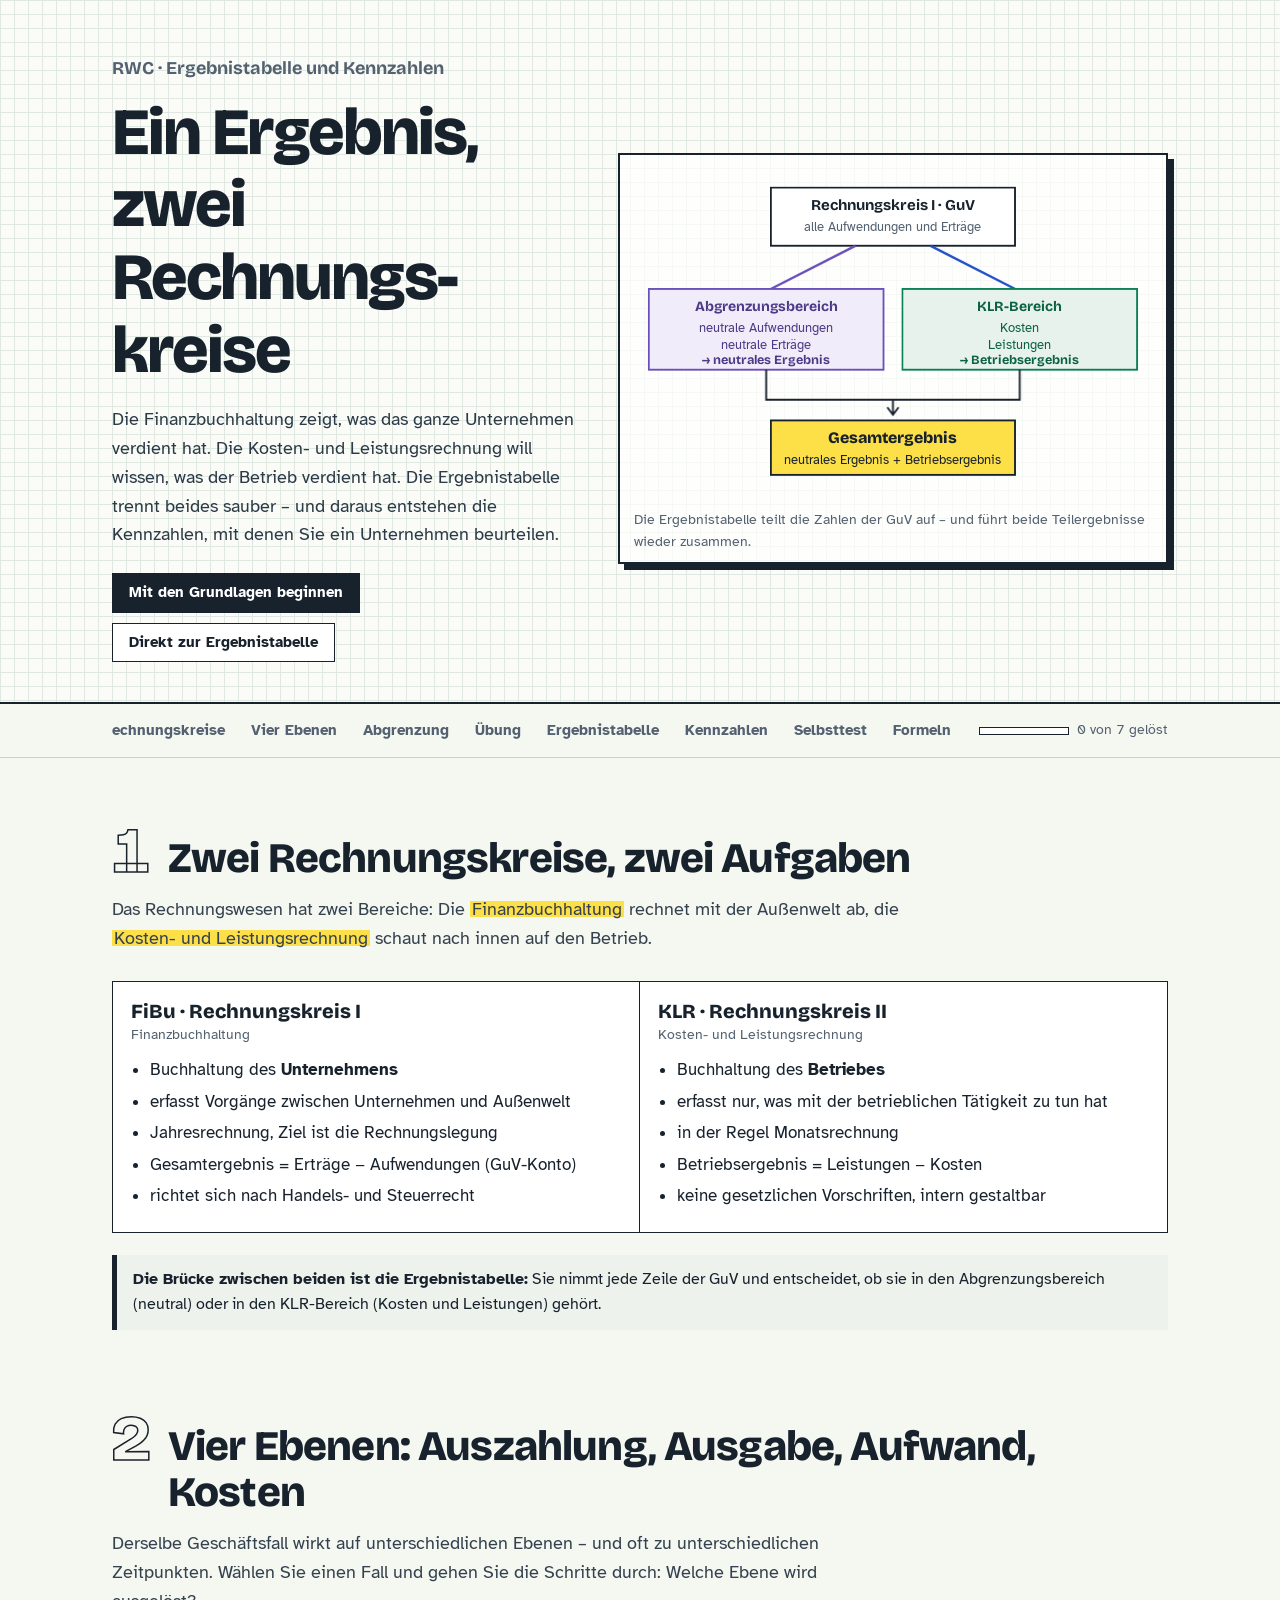
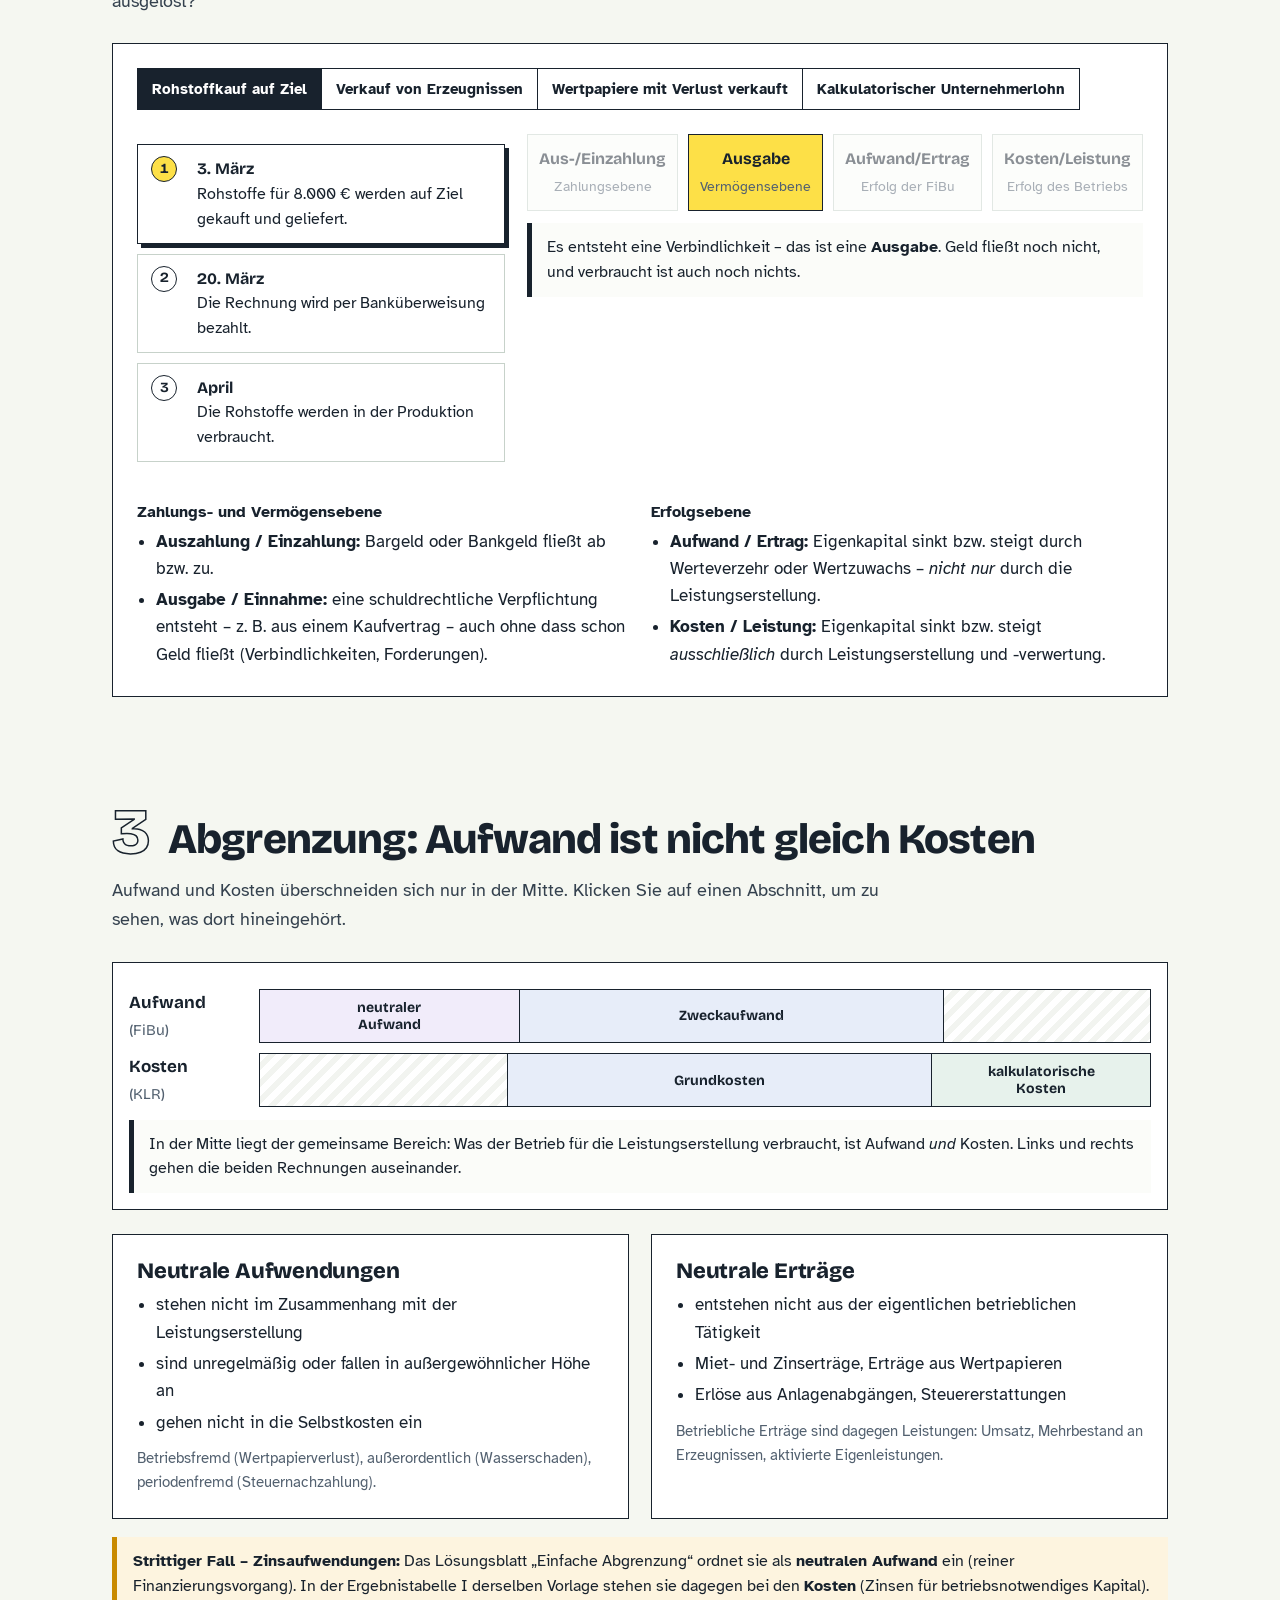
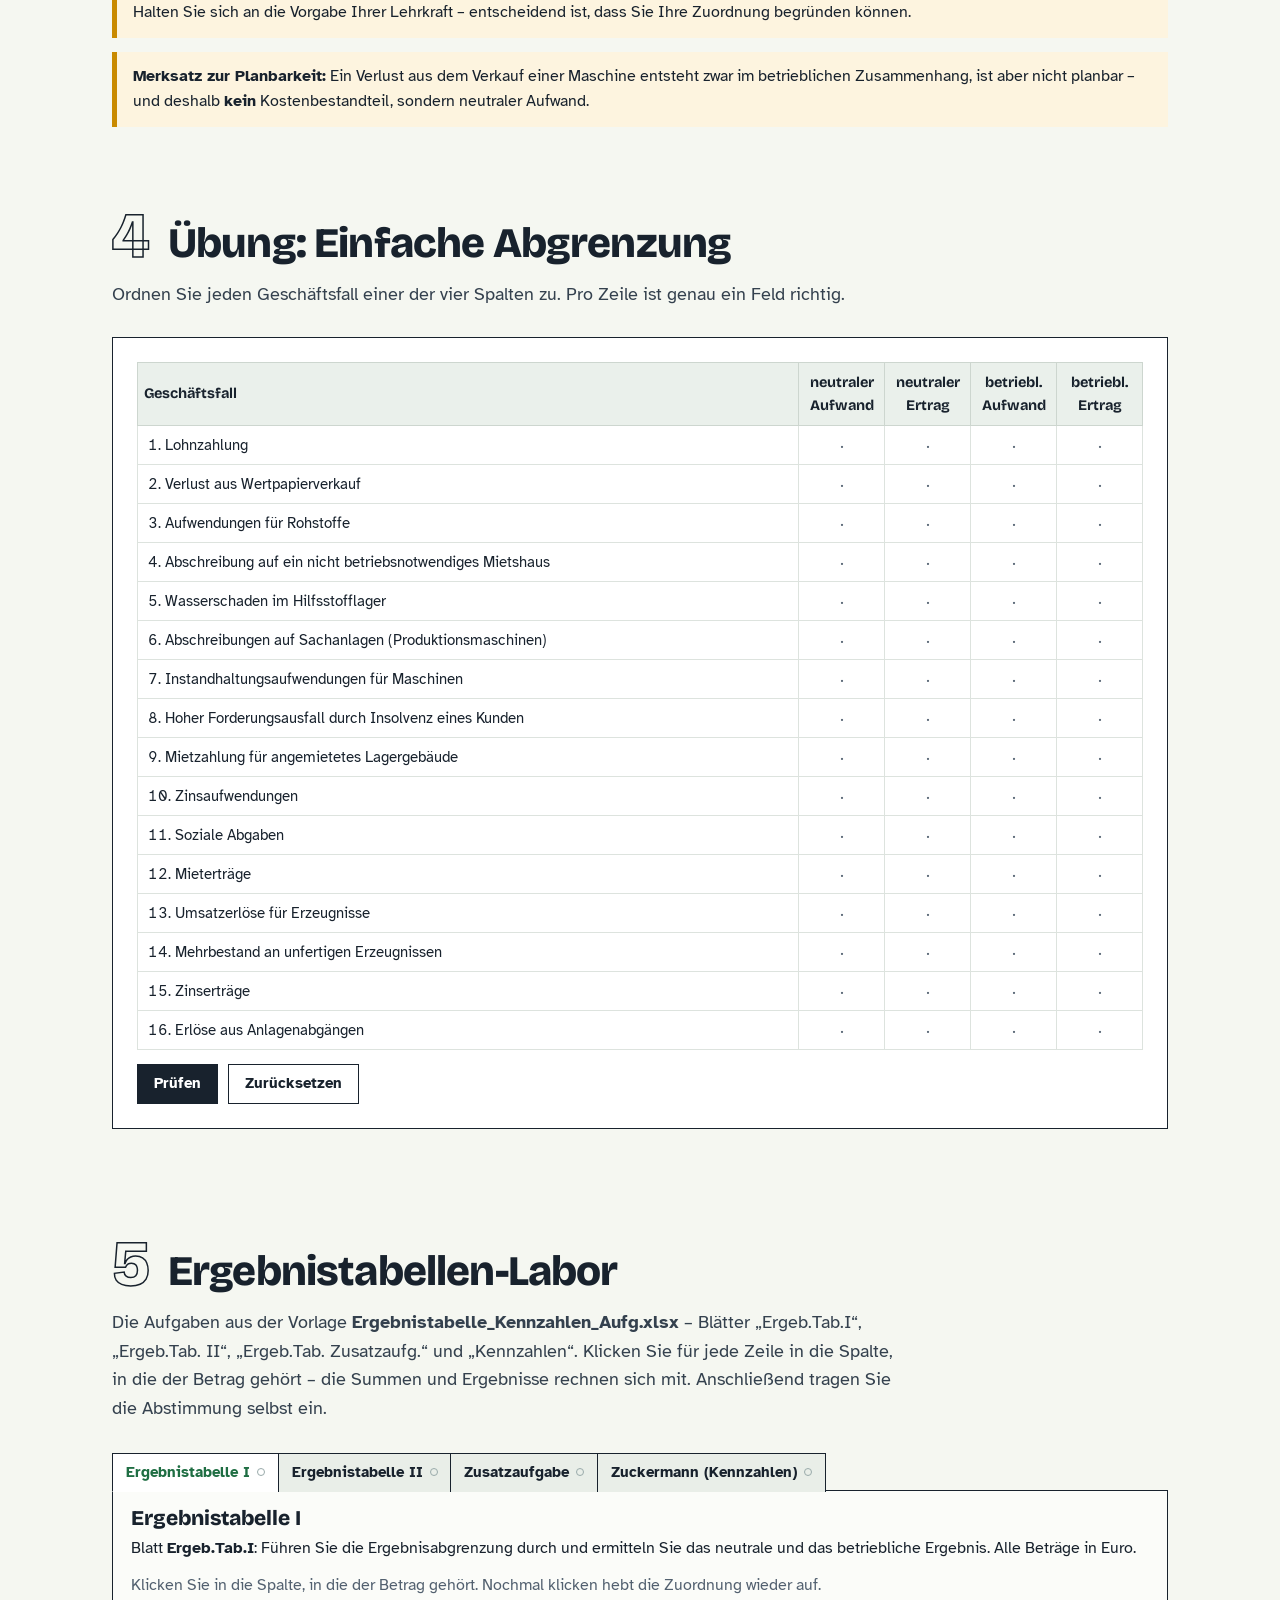
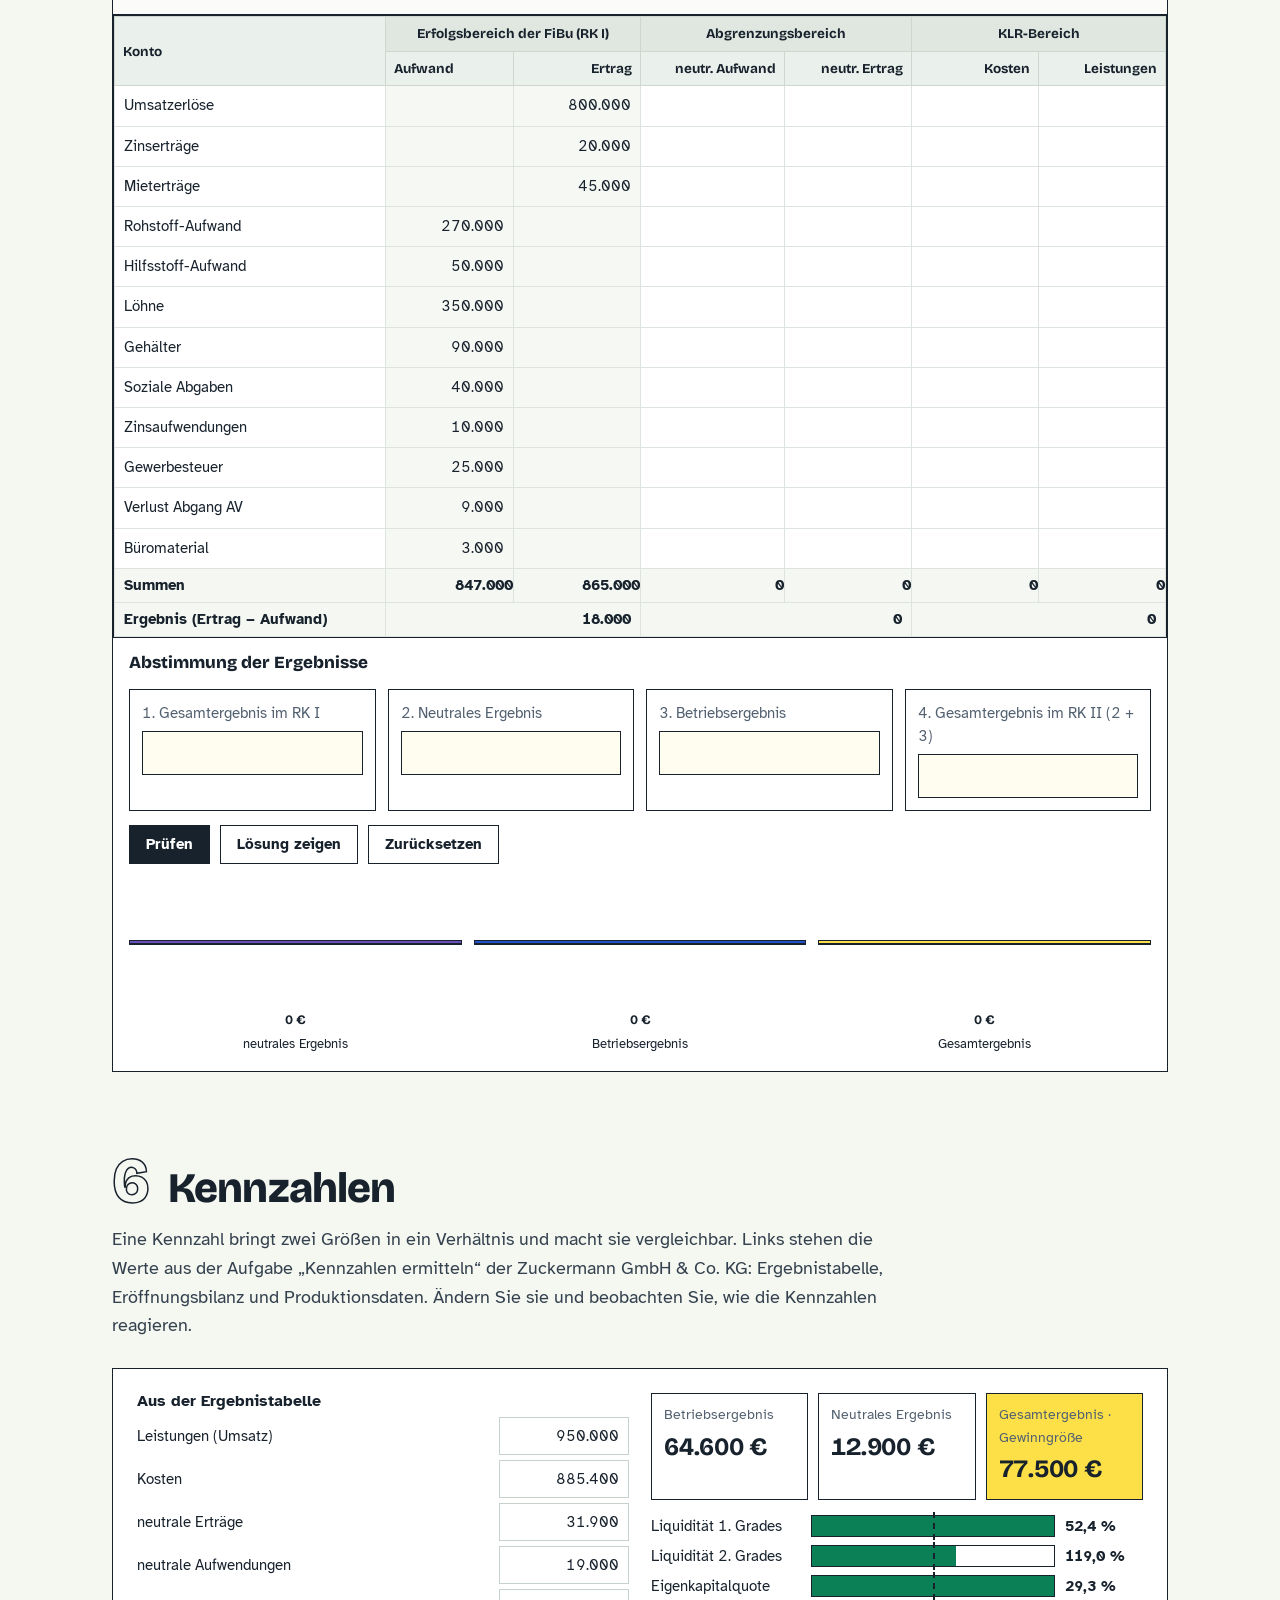
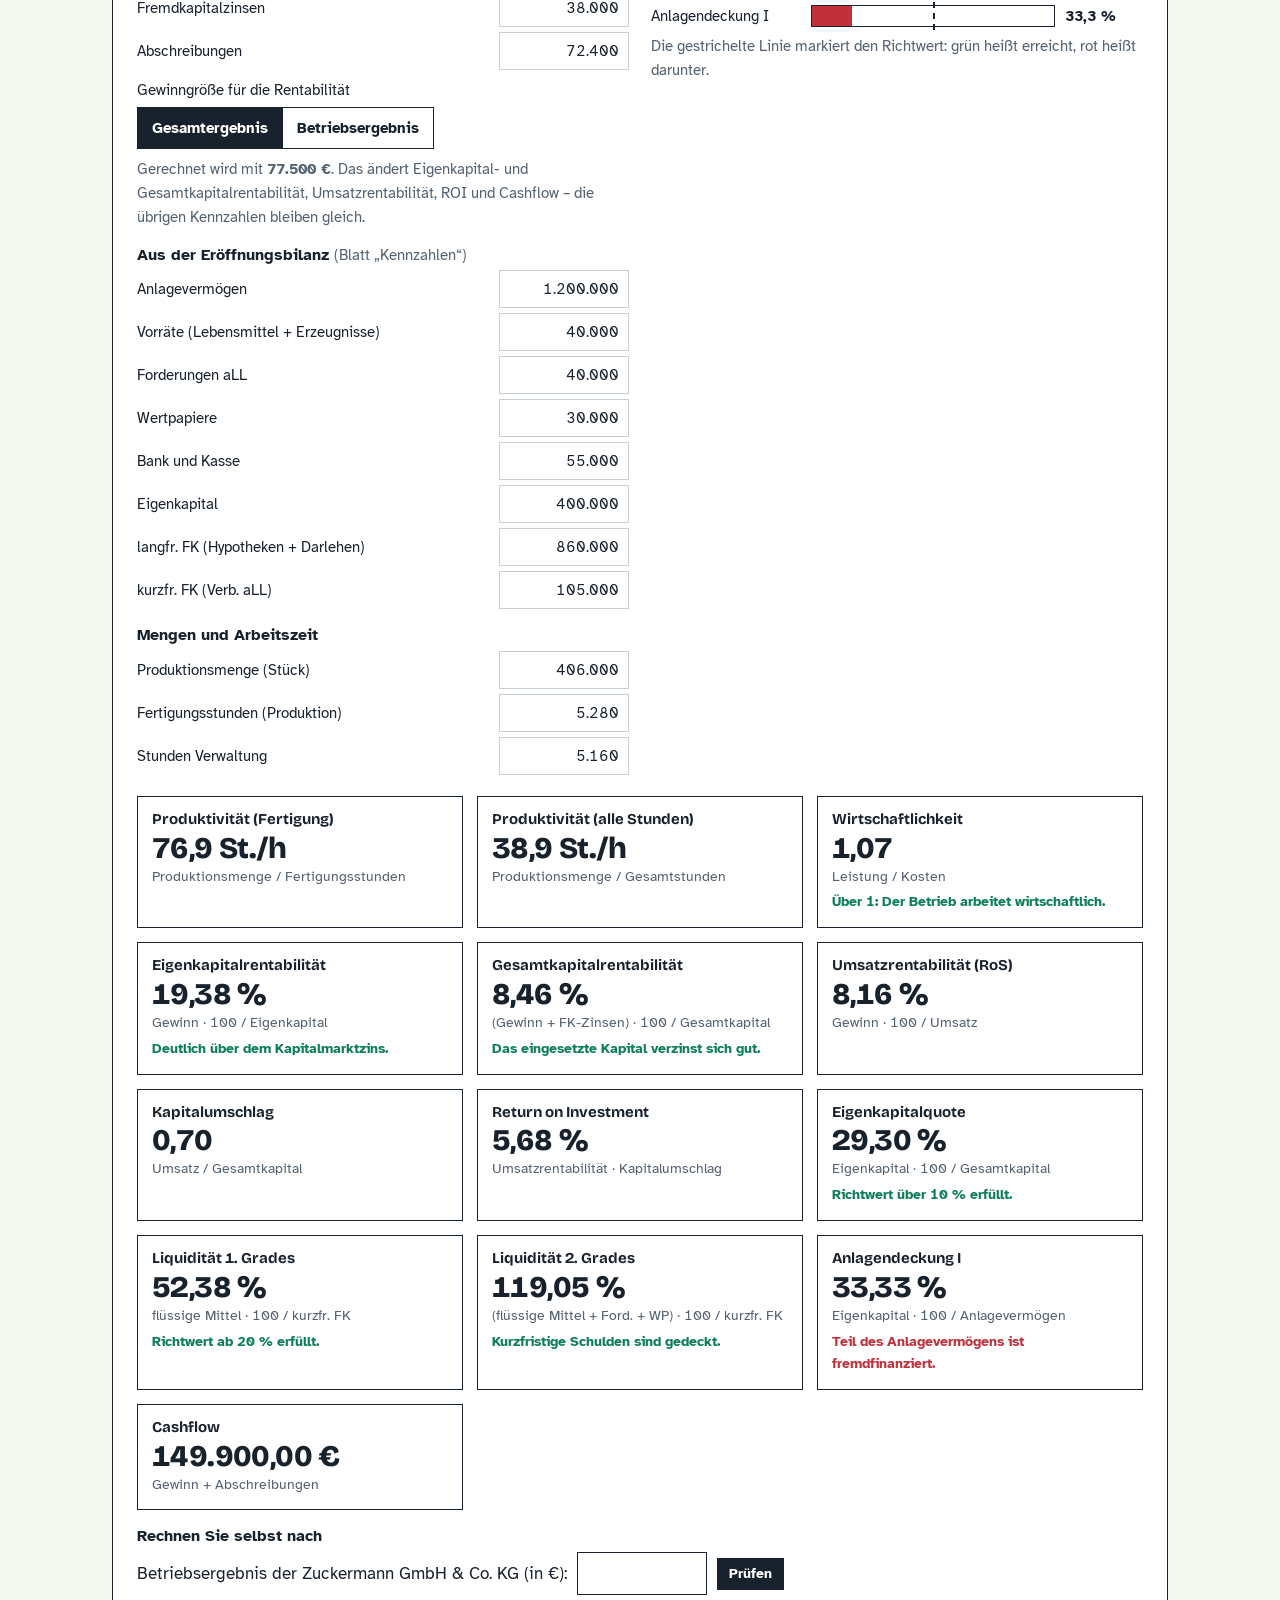
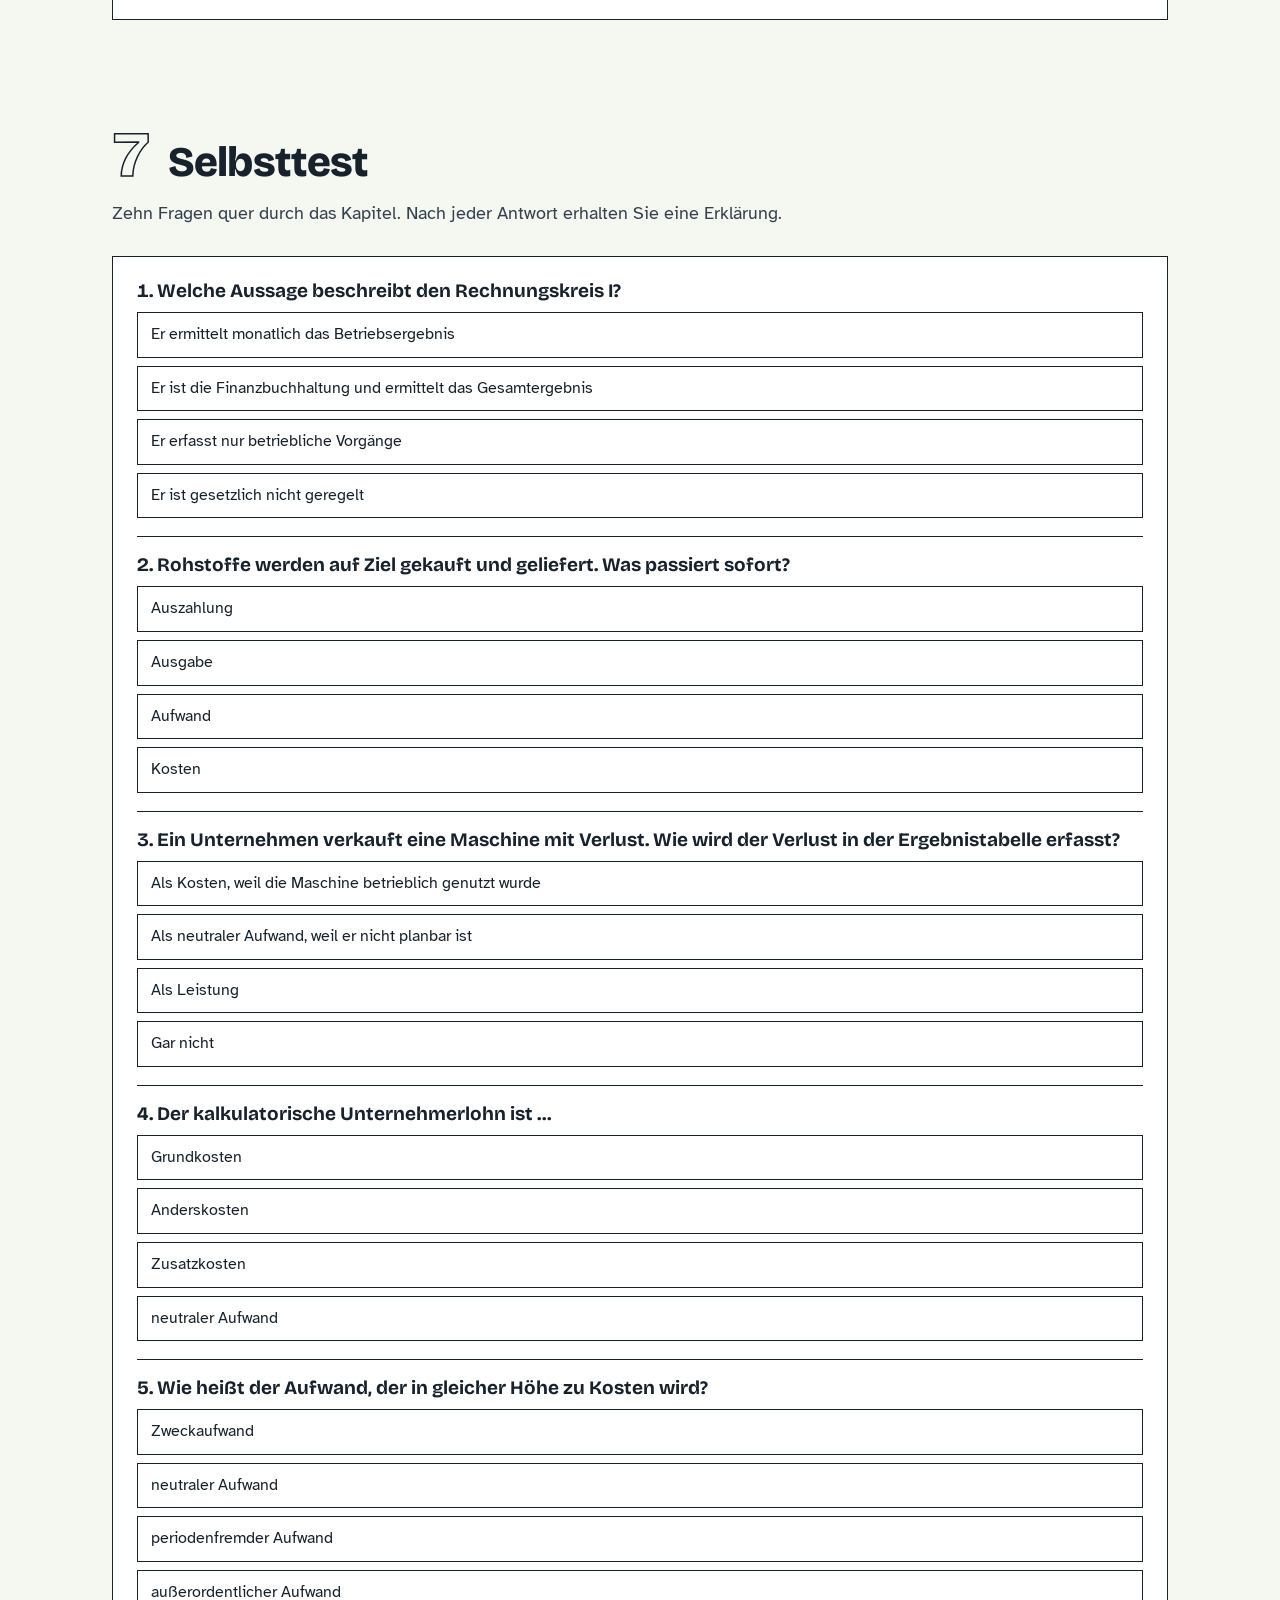
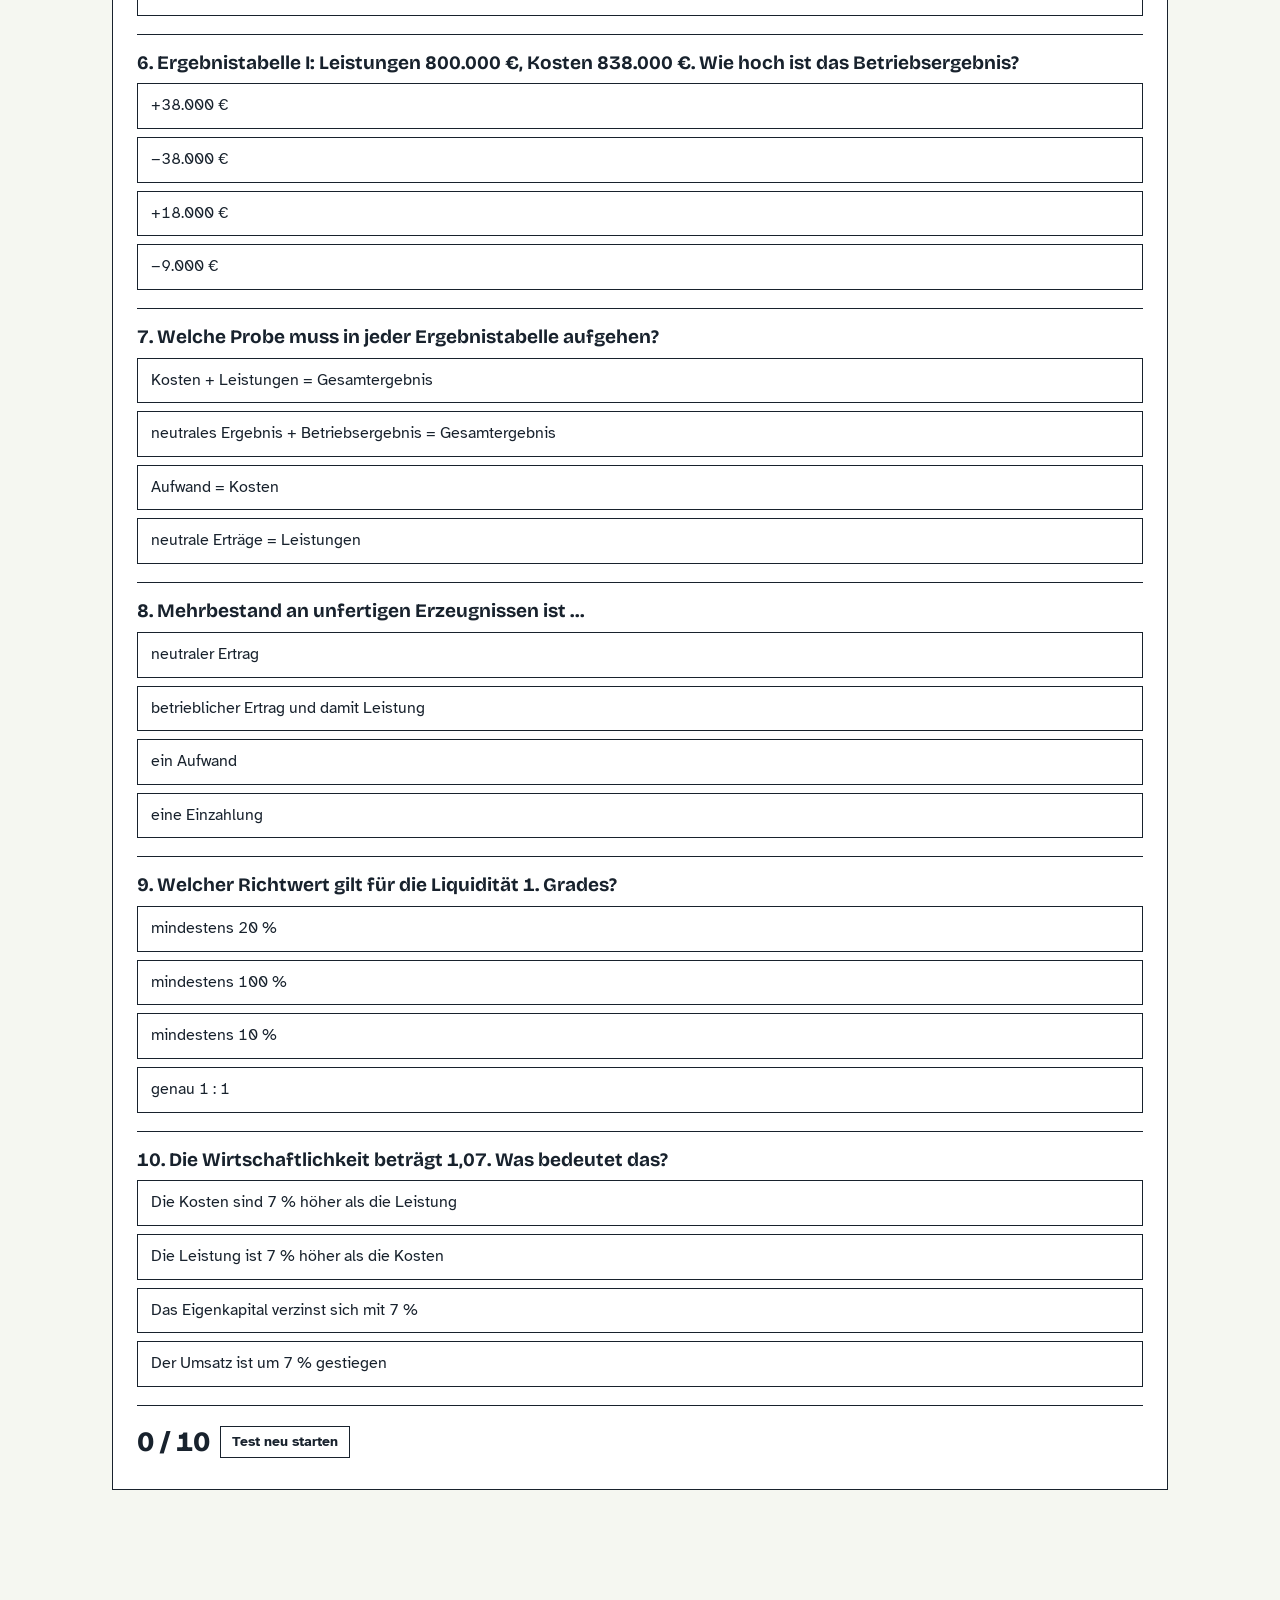
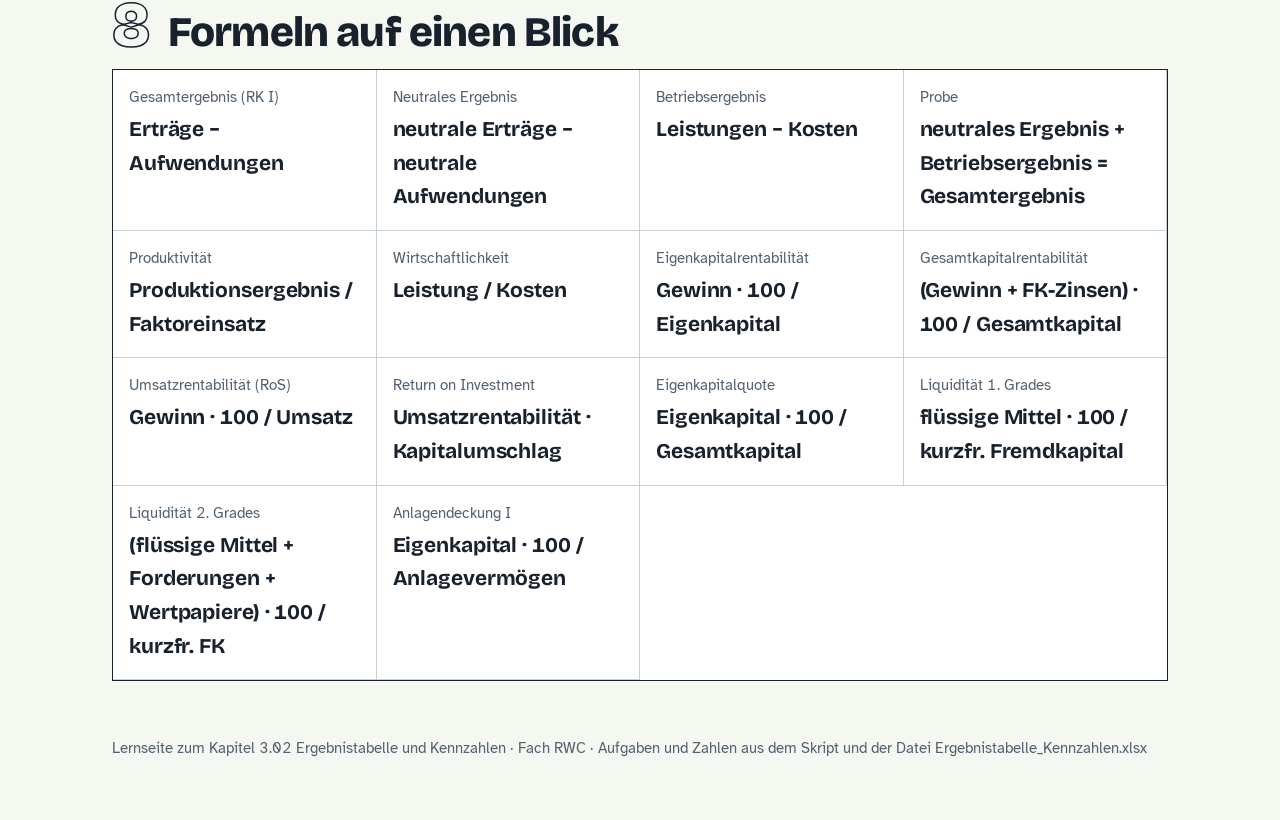
<file: exams/RWC/lernseite_2.html>
<!DOCTYPE html>
<html lang="de">
<head>
<meta charset="utf-8">
<meta name="viewport" content="width=device-width, initial-scale=1, viewport-fit=cover">
<title>Lernseite RWC: Ergebnistabelle &amp; Kennzahlen</title>
<link rel="preconnect" href="https://fonts.googleapis.com">
<link rel="preconnect" href="https://fonts.gstatic.com" crossorigin>
<link href="https://fonts.googleapis.com/css2?family=Bricolage+Grotesque:opsz,wght@12..96,500;12..96,700;12..96,800&family=Atkinson+Hyperlegible:ital,wght@0,400;0,700;1,400&display=swap" rel="stylesheet">
<style>
:root{
  --paper:#f5f7f1;
  --sheet:#ffffff;
  --ink:#18222d;
  --soft:#536170;
  --rule:#c7d2ca;
  --grid:#dfe8e1;
  --blue:#2250c8;      /* Kosten */
  --green:#0b7f55;     /* Umsatz / Gewinn */
  --red:#c2303b;       /* Verlust */
  --violet:#6a4fbb;    /* fixe Kosten */
  --amber:#b86e00;     /* variable Kosten */
  --marker:#fde047;    /* Textmarker */
  --ok-bg:#e1f3e9;
  --bad-bg:#fbe6e8;
  --xl:#1f6e43;        /* Tabellenkalkulation */
  --xl-head:#eaf0eb;
  --display:"Bricolage Grotesque","Avenir Next","Segoe UI",system-ui,sans-serif;
  --body:"Atkinson Hyperlegible","Segoe UI",system-ui,-apple-system,sans-serif;
}
*{box-sizing:border-box}
html{scroll-behavior:smooth;scroll-padding-top:70px}
@media (prefers-reduced-motion:reduce){html{scroll-behavior:auto}}
body{margin:0;background:var(--paper);color:var(--ink);font-family:var(--body);font-size:17px;line-height:1.6;-webkit-font-smoothing:antialiased;font-variant-numeric:tabular-nums}
.wrap{max-width:1100px;margin:0 auto;padding:0 22px}
h1,h2,h3,h4{font-family:var(--display);line-height:1.1;margin:0;font-weight:800}
p{margin:0 0 .8em}
p:last-child{margin-bottom:0}
a{color:var(--blue)}
button,input,select{font:inherit;color:inherit}
:focus-visible{outline:3px solid var(--blue);outline-offset:2px}
.nowrap{white-space:nowrap}

/* ---------- Kopf ---------- */
header.hero{position:relative;overflow:hidden;border-bottom:2px solid var(--ink);
  background-color:#fbfcf8;
  background-image:linear-gradient(var(--grid) 1px,transparent 1px),linear-gradient(90deg,var(--grid) 1px,transparent 1px),linear-gradient(#cfdcd2 1px,transparent 1px),linear-gradient(90deg,#cfdcd2 1px,transparent 1px);
  background-size:14px 14px,14px 14px,70px 70px,70px 70px}
.hero-grid{display:grid;grid-template-columns:minmax(0,1fr) minmax(0,1.15fr);gap:28px;align-items:center;padding-top:54px;padding-bottom:40px}
.hero h1{font-size:clamp(36px,5.4vw,66px);letter-spacing:-.03em;font-weight:800;max-width:12ch;hyphens:manual;overflow-wrap:break-word}
.hero .fach{font-family:var(--display);font-weight:700;font-size:18px;color:var(--soft);margin-bottom:14px}
.hero .sub{margin-top:18px;max-width:46ch;font-size:18px;color:#2c3a47}
.hero-fig{background:rgba(255,255,255,.72);border:2px solid var(--ink);padding:10px 10px 6px;box-shadow:6px 6px 0 var(--ink)}
.hero-fig svg{display:block;width:100%;height:auto}
.hero-fig figcaption{font-size:14px;color:var(--soft);padding:6px 4px 2px}
.hero-actions{margin-top:24px;display:flex;flex-wrap:wrap;gap:10px}
@media(max-width:820px){.hero-grid{grid-template-columns:1fr;padding-top:36px}.hero-fig{box-shadow:4px 4px 0 var(--ink)}}

/* Heldengrafik – eine orchestrierte Ladesequenz */
.draw{stroke-dasharray:1;stroke-dashoffset:1;animation:draw 1.1s cubic-bezier(.6,.05,.3,1) forwards}
.d1{animation-delay:.25s}.d2{animation-delay:1.05s}.d3{animation-delay:1.85s}
.fadein{opacity:0;animation:fade .7s ease forwards}
.f1{animation-delay:2.8s}.f2{animation-delay:3.1s}.f3{animation-delay:3.3s}
.pulse{transform-box:fill-box;transform-origin:center;animation:fade .3s 3.1s ease forwards,pulse 2.2s 3.4s ease-in-out infinite;opacity:0}
@keyframes draw{to{stroke-dashoffset:0}}
@keyframes fade{to{opacity:1}}
@keyframes pulse{0%,100%{transform:scale(1)}50%{transform:scale(1.6)}}
@media (prefers-reduced-motion:reduce){.draw{animation:none;stroke-dashoffset:0}.fadein,.pulse{animation:none;opacity:1}}

/* ---------- Navigation ---------- */
nav.top{position:sticky;top:0;z-index:50;background:rgba(245,247,241,.95);backdrop-filter:blur(8px);border-bottom:1px solid var(--rule)}
nav.top .wrap{display:flex;align-items:center;gap:16px}
nav.top ul{position:relative;display:flex;gap:2px;list-style:none;margin:0;padding:0;overflow-x:auto;flex:1;scrollbar-width:thin}
nav.top a{display:block;padding:14px 12px 12px;font-size:15px;font-weight:700;text-decoration:none;color:var(--soft);white-space:nowrap;border-bottom:3px solid transparent}
nav.top a:hover{color:var(--ink)}
nav.top a.on{color:var(--ink);border-bottom-color:var(--ink)}
.prog{display:flex;align-items:center;gap:8px;font-size:14px;color:var(--soft);white-space:nowrap}
.prog .bar{width:90px;height:8px;border:1.5px solid var(--ink);background:#fff;position:relative}
.prog .bar i{position:absolute;inset:0 auto 0 0;width:0;background:var(--green);transition:width .5s ease}
@media(max-width:640px){.prog .bar{display:none}}

/* ---------- Abschnitte ---------- */
section.chap{padding:64px 0 16px}
.chap-head{display:grid;grid-template-columns:auto 1fr;gap:4px 18px;align-items:baseline;margin-bottom:10px}
.chap-no{font-family:var(--display);font-weight:800;font-size:clamp(40px,6vw,64px);line-height:.9;color:transparent;-webkit-text-stroke:1.5px var(--ink);grid-row:span 2}
.chap-head h2{font-size:clamp(28px,4.2vw,42px);letter-spacing:-.02em}
.lede{max-width:66ch;color:#34414e;margin-bottom:28px;font-size:18px}
.card{background:var(--sheet);border:1.5px solid var(--ink);padding:24px;margin-bottom:26px}
.card h3{font-size:22px;margin-bottom:8px;letter-spacing:-.01em}
.card h4{font-family:var(--body);font-size:16px;font-weight:700;margin:18px 0 6px}
.hint{font-size:15px;color:var(--soft)}
.g2{display:grid;grid-template-columns:1fr 1fr;gap:22px}
.g3{display:grid;grid-template-columns:repeat(3,1fr);gap:16px}
@media(max-width:820px){.g2,.g3{grid-template-columns:1fr}}
mark{background:linear-gradient(transparent 12%,var(--marker) 12%,var(--marker) 88%,transparent 88%);padding:0 .12em;color:inherit}
.merk{border-left:5px solid var(--ink);background:#eef2ec;padding:12px 16px;margin-top:16px;font-size:16px}
.warn{border-left:5px solid #c98a00;background:#fdf4df;padding:12px 16px;margin-top:14px;font-size:16px}
.formula{font-family:var(--display);font-weight:700;font-size:21px;letter-spacing:-.005em}
.formula sub{font-size:.62em}
ul.clean{margin:.3em 0 0;padding-left:1.1em}
ul.clean li{margin:.25em 0}

/* ---------- Knöpfe ---------- */
.btn{display:inline-flex;align-items:center;gap:8px;background:var(--ink);color:#fff;border:1.5px solid var(--ink);padding:9px 16px;font-weight:700;font-size:15px;cursor:pointer;text-decoration:none;line-height:1.3}
.btn:hover{background:#2e3d4c}
.btn.ghost{background:#fff;color:var(--ink)}
.btn.ghost:hover{background:#eef2ec}
.btn.sm{padding:6px 11px;font-size:14px}
.seg{display:inline-flex;flex-wrap:wrap;border:1.5px solid var(--ink);background:#fff}
.seg button{border:0;background:none;padding:8px 14px;font-weight:700;font-size:15px;cursor:pointer;border-right:1.5px solid var(--ink)}
.seg button:last-child{border-right:0}
.seg button[aria-pressed="true"]{background:var(--ink);color:#fff}
.row{display:flex;flex-wrap:wrap;gap:10px;align-items:center}
.status{font-size:15px;font-weight:700;min-height:1.5em}
.status.ok{color:var(--green)}.status.bad{color:var(--red)}

/* ---------- Drei Brillen ---------- */
.lens-stage{display:grid;gap:14px;margin-top:18px}
.lens-group{border:1.5px dashed var(--rule);padding:12px;min-height:70px;background:#fbfcf9}
.lens-group h4{margin:0 0 10px;font-family:var(--display);font-size:17px;font-weight:700;hyphens:auto;overflow-wrap:break-word}
.lens-group .items{display:flex;flex-wrap:wrap;gap:8px}
.chip{display:inline-block;border:1.5px solid var(--ink);background:#fff;padding:6px 11px;font-size:15px;line-height:1.3;will-change:transform}
.chip small{display:block;font-size:12.5px;color:var(--soft)}

/* ---------- Matrix ---------- */
.pool{display:flex;flex-wrap:wrap;gap:8px;padding:12px;border:1.5px dashed var(--rule);min-height:64px;background:#fbfcf9;margin:14px 0}
.tok{border:1.5px solid var(--ink);background:#fff;padding:7px 11px;font-size:15px;cursor:grab;text-align:left;line-height:1.3;max-width:320px}
.tok.sel{background:var(--marker);box-shadow:3px 3px 0 var(--ink)}
.tok.ok{background:var(--ok-bg);border-color:var(--green)}
.tok.bad{background:var(--bad-bg);border-color:var(--red)}
.matrix{display:grid;grid-template-columns:130px 1fr 1fr;border:1.5px solid var(--ink)}
.matrix .mh{background:var(--ink);color:#fff;font-family:var(--display);font-weight:700;padding:8px 10px;font-size:16px}
.matrix .mh.corner{background:#fff}
.matrix .ml{background:#eef2ec;border-top:1.5px solid var(--ink);padding:10px;font-family:var(--display);font-weight:700;display:flex;align-items:center}
.cell-drop{border-top:1.5px solid var(--ink);border-left:1.5px solid var(--ink);min-height:120px;padding:10px;display:flex;flex-wrap:wrap;align-content:flex-start;gap:6px;background:#fff;cursor:pointer;transition:background .15s}
.cell-drop.over,.cell-drop.target{background:#fffbe0}
@media(max-width:640px){.matrix{grid-template-columns:78px 1fr 1fr}.matrix .mh,.matrix .ml{font-size:14px;padding:6px}.tok{font-size:13.5px;padding:5px 8px}}
.explain{margin-top:14px;display:none}
.explain.show{display:block}
.explain li{margin:.35em 0;font-size:15.5px}

/* ---------- Karten kalkulatorische Kosten ---------- */
.kk{border:1.5px solid var(--ink);background:#fff;padding:16px}
.kk h4{margin:0 0 6px;font-family:var(--display);font-size:18px}
.kk p{font-size:15.5px}
.kk .bsp{margin-top:8px;font-size:14.5px;color:var(--soft)}
.qrow{display:grid;grid-template-columns:1fr 250px 28px;gap:12px;align-items:center;padding:10px 0;border-top:1px solid var(--rule)}
.qrow select{width:100%;padding:7px;border:1.5px solid var(--ink);background:#fff}
.qrow .mk{font-weight:800;font-size:18px}
@media(max-width:640px){.qrow{grid-template-columns:1fr 28px}.qrow select{grid-column:1}}

/* ---------- Diagramme ---------- */
.chart{background:#fff;border:1.5px solid var(--ink)}
.chart svg{display:block;width:100%;height:auto}
.chart .ttl{font-family:var(--display);font-weight:700;padding:8px 12px 0;font-size:16px}
.legend{display:flex;flex-wrap:wrap;gap:6px 16px;padding:4px 12px 10px;font-size:14px}
.legend span{display:inline-flex;align-items:center;gap:6px}
.legend i{display:inline-block;width:18px;height:3px}
.legend sub,.ro sub,.ctl sub{font-size:.72em;vertical-align:-.25em;line-height:0}
.legend i.sw{width:11px;height:11px}
.legend i.dash{background-image:linear-gradient(90deg,currentColor 60%,transparent 60%);background-size:6px 3px;height:3px}
svg .axis{stroke:var(--ink);stroke-width:1.4}
svg .gl{stroke:#e3eae5;stroke-width:1}
svg .tl{font:12px var(--body);fill:#5b6977}
svg .al{font:600 13px var(--body);fill:var(--ink)}
svg .ln{fill:none;stroke-width:3;stroke-linejoin:round;stroke-linecap:round}
.ctl{display:grid;grid-template-columns:170px 1fr 110px;gap:10px;align-items:center;margin:8px 0}
.ctl label{font-weight:700;font-size:15px}
.ctl output{font-family:var(--display);font-weight:700;text-align:right}
input[type=range]{width:100%;accent-color:var(--ink)}
@media(max-width:640px){.ctl{grid-template-columns:1fr 90px}.ctl input{grid-column:1/-1;grid-row:2}}
.readout{display:grid;grid-template-columns:repeat(auto-fit,minmax(150px,1fr));gap:10px;margin:14px 0}
.ro{border:1.5px solid var(--ink);background:#fff;padding:10px 12px}
.ro span{display:block;font-size:14px;color:var(--soft)}
.ro b{font-family:var(--display);font-size:25px;letter-spacing:-.01em}
.ro.pos b{color:var(--green)}
#bRead{grid-template-columns:1fr 1fr}#bRead .ro b{font-size:22px}.ro.neg b{color:var(--red)}
.steps{font-family:var(--display);font-weight:700;font-size:18px;line-height:1.9;background:#fbfcf9;border:1.5px dashed var(--rule);padding:12px 16px;overflow-x:auto}
.steps .c{color:var(--soft);font-family:var(--body);font-weight:400;font-size:15px}

/* ---------- Tabellenkalkulation ---------- */
.xl{border:1.5px solid var(--ink);background:#fff}
.xl-task{padding:16px 18px;border-bottom:1.5px solid var(--ink);background:#fbfcf9}
.xl-task h3{font-size:21px;margin-bottom:6px}
.xl-task p,.xl-task li{font-size:15.5px}
.fbar{display:grid;grid-template-columns:62px 34px 1fr;align-items:stretch;border-bottom:1.5px solid var(--ink);font-size:15px}
.fbar .addr{padding:7px 8px;border-right:1px solid var(--rule);font-weight:700;text-align:center;background:var(--xl-head)}
.fbar .fx{padding:7px 0;border-right:1px solid var(--rule);text-align:center;font-style:italic;font-family:Georgia,serif;color:var(--xl)}
.fbar .ftext{padding:7px 10px;white-space:nowrap;overflow:hidden;text-overflow:ellipsis;font-family:Consolas,"Liberation Mono",monospace;font-size:14.5px}
.xl-scroll{overflow:auto;max-height:560px}
table.grid{border-collapse:collapse;font-size:14.5px;table-layout:fixed}
table.grid th{background:var(--xl-head);color:#445;font-weight:400;font-size:12.5px;border:1px solid #cdd6cf;padding:2px 6px;position:sticky;top:0;z-index:2}
table.grid th.rn{position:sticky;left:0;z-index:3;min-width:34px;text-align:center}
table.grid th.corner{z-index:4;left:0}
table.grid td{border:1px solid #dde3de;padding:0;height:30px;white-space:nowrap;position:relative}
table.grid td .tv{padding:4px 7px;display:block;overflow:hidden;text-overflow:ellipsis}
table.grid td.lab .tv{overflow:visible;text-overflow:clip;position:relative;z-index:1}
table.grid td.num .tv{text-align:right}
table.grid td.lab{font-weight:400}
table.grid td.hd{font-weight:700;background:#f4f7f2}
table.grid td.calc .tv{color:#3a4a5a}
table.grid td.sel{outline:2px solid var(--xl);outline-offset:-2px;z-index:1}
table.grid td.in{background:#fffdf0}
table.grid td.in input{width:100%;height:30px;border:0;background:transparent;padding:4px 7px;text-align:right;font-size:14.5px;outline:none}
table.grid td.in input:focus{background:#fff;font-family:Consolas,"Liberation Mono",monospace;text-align:left}
table.grid td.in.ok{background:var(--ok-bg)}
table.grid td.in.bad{background:var(--bad-bg)}
table.grid td.in.ok::after{content:"✓";position:absolute;right:2px;top:0;font-size:10px;color:var(--green);font-weight:700}
table.grid td.err .tv,table.grid td.err input{color:var(--red)}
.xl-tools{display:flex;flex-wrap:wrap;gap:8px;align-items:center;padding:10px 12px;border-top:1.5px solid var(--ink);background:#fbfcf9}
.xl-tools .status{margin-left:auto}
.tipbox{padding:10px 14px;border-top:1px solid var(--rule);font-size:15px;background:#fffbe0;display:none}
.tipbox.show{display:block}
.tabs{display:flex;flex-wrap:wrap;gap:0;border-bottom:1.5px solid var(--ink);margin-top:6px}
.tabs button{border:1.5px solid var(--ink);border-bottom:0;margin-right:-1.5px;background:#e9eee8;padding:7px 13px;font-size:14.5px;font-weight:700;cursor:pointer;position:relative;top:1.5px}
.tabs button[aria-selected="true"]{background:#fff;color:var(--xl);border-bottom:1.5px solid #fff}
.tabs button .dot{display:inline-block;width:8px;height:8px;border-radius:50%;background:transparent;border:1.5px solid #9aa;margin-left:7px;vertical-align:1px}
.tabs button.done .dot{background:var(--green);border-color:var(--green)}
.xl-extra{padding:14px;border-top:1.5px solid var(--ink)}
.xl-extra:empty{display:none}
.bars .br{display:grid;grid-template-columns:110px 1fr 70px;gap:10px;align-items:center;margin:6px 0;font-size:15px}
.bars .track{height:22px;border:1.5px solid var(--ink);background:#fff;position:relative}
.bars .fill{position:absolute;inset:0 auto 0 0;background:var(--blue);transition:width .5s ease}

/* ---------- Verteilungs-Labor ---------- */
.stack{display:flex;height:40px;border:1.5px solid var(--ink);background:#fff;margin:6px 0 2px}
.stack div{height:100%;transition:flex-basis .45s ease;display:flex;align-items:center;justify-content:center;font-size:12.5px;color:#fff;overflow:hidden;white-space:nowrap}
.prod{border:1.5px solid var(--ink);background:#fff;padding:14px 16px}
.prod h4{margin:0;font-family:var(--display);font-size:19px}
.prod .big{font-family:var(--display);font-weight:800;font-size:44px;letter-spacing:-.02em;line-height:1.1}
.prod .big small{font-size:18px;font-weight:700;color:var(--soft)}
.ktab{width:100%;border-collapse:collapse;font-size:15px;margin-top:8px}
.ktab td,.ktab th{padding:6px 8px;border-bottom:1px solid var(--rule);text-align:right}
.ktab td:first-child,.ktab th:first-child{text-align:left}
.ktab tr.sum td{font-weight:700;border-top:1.5px solid var(--ink)}
.sw{display:inline-block;width:11px;height:11px;margin-right:6px;vertical-align:-1px}

/* ---------- Quiz ---------- */
.q{border-top:1.5px solid var(--ink);padding:18px 0}
.q:first-child{border-top:0;padding-top:0}
.q h4{font-family:var(--display);font-size:19px;margin:0 0 10px;font-weight:700}
.opts{display:grid;gap:8px}
.opts button{text-align:left;border:1.5px solid var(--ink);background:#fff;padding:9px 13px;cursor:pointer;font-size:16px}
.opts button:hover:not(:disabled){background:#fffbe0}
.opts button.right{background:var(--ok-bg);border-color:var(--green)}
.opts button.wrong{background:var(--bad-bg);border-color:var(--red)}
.opts button:disabled{cursor:default}
.fb{margin-top:8px;font-size:15.5px;display:none}
.fb.show{display:block}
.score{font-family:var(--display);font-weight:800;font-size:28px}

/* ---------- Spickzettel ---------- */
.cheat{display:grid;grid-template-columns:repeat(auto-fit,minmax(240px,1fr));gap:0;border:1.5px solid var(--ink);background:#fff}
.cheat div{padding:16px;border-right:1px solid var(--rule);border-bottom:1px solid var(--rule)}
.cheat b{display:block;font-size:14.5px;color:var(--soft);font-weight:400;margin-bottom:4px}
footer{padding:40px 0 60px;color:var(--soft);font-size:14.5px}
.sr{position:absolute;width:1px;height:1px;overflow:hidden;clip:rect(0 0 0 0)}

/* ---------- Kapitel 302: Zusatz ---------- */
.rk{display:grid;grid-template-columns:1fr 1fr;gap:0;border:1.5px solid var(--ink);background:#fff}
.rk>div{padding:18px}
.rk>div:first-child{border-right:1.5px solid var(--ink)}
.rk h3{font-size:20px;margin-bottom:2px}
.rk .tag{font-family:var(--body);font-size:14px;color:var(--soft);margin-bottom:10px}
@media(max-width:720px){.rk{grid-template-columns:1fr}.rk>div:first-child{border-right:0;border-bottom:1.5px solid var(--ink)}}
.cmp{width:100%;border-collapse:collapse;font-size:15.5px;background:#fff;border:1.5px solid var(--ink)}
.cmp th,.cmp td{padding:9px 12px;border-bottom:1px solid var(--rule);vertical-align:top}
.cmp th{text-align:left;font-family:var(--display);font-size:16px;width:150px}
.cmp td+td{border-left:1px solid var(--rule)}
.cmp tr:last-child th,.cmp tr:last-child td{border-bottom:0}
/* Zeitstrahl */
.steps-line{position:relative;display:grid;gap:10px;margin:18px 0 6px}
.stepbtn{display:grid;grid-template-columns:34px 1fr;gap:12px;align-items:start;border:1.5px solid var(--rule);background:#fff;padding:11px 13px;text-align:left;cursor:pointer;font-size:15.5px}
.stepbtn b{font-family:var(--display);display:block;font-size:16px}
.stepbtn .no{width:26px;height:26px;border:1.5px solid var(--ink);border-radius:50%;display:flex;align-items:center;justify-content:center;font-family:var(--display);font-weight:700;font-size:14px}
.stepbtn[aria-pressed="true"]{border-color:var(--ink);box-shadow:4px 4px 0 var(--ink)}
.stepbtn[aria-pressed="true"] .no{background:var(--marker)}
.lamps{display:grid;grid-template-columns:repeat(4,1fr);gap:10px;margin-top:8px}
.lamp{border:1.5px solid var(--rule);background:#fbfcf9;padding:11px;text-align:center;transition:background .3s,border-color .3s,transform .3s}
.lamp b{display:block;font-family:var(--display);font-size:16px}
.lamp span{font-size:13.5px;color:var(--soft)}
.lamp.on{background:var(--marker);border-color:var(--ink)}
.lamp.off{opacity:.5}
@media(max-width:640px){.lamps{grid-template-columns:1fr 1fr}}
/* Aufwand/Kosten-Balken */
.abgr{border:1.5px solid var(--ink);background:#fff;padding:16px}
.abgr .row{display:grid;grid-template-columns:120px 1fr;gap:10px;align-items:center;margin:10px 0}
.abgr .lbl{font-family:var(--display);font-weight:700}
.abgr .segs{display:flex;border:1.5px solid var(--ink);min-height:54px}
.abgr .segs button{flex:1 1 auto;border:0;border-right:1.5px solid var(--ink);background:#fff;padding:8px 6px;font-size:14px;cursor:pointer;line-height:1.25;font-weight:700;font-family:var(--display)}
.abgr .segs button:last-child{border-right:0}
.abgr .segs button[aria-pressed="true"]{outline:3px solid var(--ink);outline-offset:-3px}
.abgr .segs button.seg-n{background:#f1ecfa}.abgr .segs button.seg-z{background:#e7edf9}.abgr .segs button.seg-k{background:#e7f2ec}
.abgr .segs button{overflow-wrap:break-word}
.expl{margin-top:12px;background:#fbfcf9;border-left:5px solid var(--ink);padding:12px 15px;font-size:15.5px;min-height:3.2em}
/* Abgrenzungs-Übung */
.gtab{width:100%;border-collapse:collapse;font-size:15px;background:#fff;border:1.5px solid var(--ink)}
.gtab th{background:var(--xl-head);font-family:var(--display);font-size:14.5px;padding:8px 6px;border:1px solid #cdd6cf;text-align:center}
.gtab th:first-child{text-align:left}
.gtab td{border:1px solid #dde3de;padding:0}
.gtab td:first-child{padding:7px 10px}
.gtab td.pick{width:86px;text-align:center}
.gtab td.pick button{width:100%;height:34px;border:0;background:transparent;cursor:pointer;font-size:17px;color:var(--soft)}
.gtab td.pick button:hover{background:#fffbe0}
.gtab td.pick.sel{background:#e7edf9}
.gtab td.pick.sel button{color:var(--blue);font-weight:700}
.gtab td.pick.ok{background:var(--ok-bg)}
.gtab td.pick.ok button{color:var(--green)}
.gtab td.pick.bad{background:var(--bad-bg)}
.gtab td.pick.bad button{color:var(--red)}
.gtab tr.miss td:first-child{color:var(--red)}
@media(max-width:720px){.gtab{font-size:13.5px}.gtab td.pick{width:54px}.gtab th{font-size:12px;padding:6px 3px}}
/* Ergebnistabelle */
.etab-wrap{overflow-x:auto;border:1.5px solid var(--ink);background:#fff}
table.etab{border-collapse:collapse;font-size:14.5px;min-width:820px;width:100%}
table.etab th{background:var(--xl-head);border:1px solid #cdd6cf;padding:6px 8px;font-family:var(--display);font-size:13.5px;font-weight:700;text-align:right}
table.etab th.grp{text-align:center;background:#dfe7e0}
table.etab th:first-child{text-align:left}
table.etab td{border:1px solid #dde3de;padding:0;height:32px;text-align:right}
table.etab td.name{text-align:left;padding:5px 9px}
table.etab td.giv{padding:5px 9px;background:#f6f8f4}
table.etab td.drop{cursor:pointer;min-width:104px}
table.etab td.drop:hover{background:#fffbe0}
table.etab td.drop button{width:100%;height:32px;border:0;background:transparent;cursor:pointer;text-align:right;padding:0 9px;font-size:14.5px;font-family:inherit}
table.etab td.filled{font-weight:700}
table.etab td.nA{background:#f1ecfa}table.etab td.nE{background:#f1ecfa}
table.etab td.K{background:#eaf1f9}table.etab td.L{background:#e7f2ec}
table.etab td.ok{box-shadow:inset 0 0 0 2px var(--green)}
table.etab td.bad{box-shadow:inset 0 0 0 2px var(--red)}
table.etab tr.sum td,table.etab tr.sum th{font-weight:700;border-top:1.5px solid var(--ink);background:#f4f7f2}
.res-grid{display:grid;grid-template-columns:repeat(auto-fit,minmax(215px,1fr));gap:12px;margin-top:16px}
.res{border:1.5px solid var(--ink);background:#fff;padding:12px}
.res label{display:block;font-size:14.5px;color:var(--soft);margin-bottom:6px}
.res input{width:100%;padding:8px 10px;border:1.5px solid var(--ink);background:#fffdf0;text-align:right;font-size:16px;font-family:inherit}
.res input.ok{background:var(--ok-bg)}
.res input.bad{background:var(--bad-bg)}
.res .auto{font-family:var(--display);font-weight:800;font-size:24px}
.wf{display:flex;gap:12px;margin-top:14px}
.wf .col{flex:1;font-size:13px;text-align:center}
.wf .up,.wf .dn{height:66px;display:flex}
.wf .up{align-items:flex-end}
.wf .dn{align-items:flex-start;border-top:1.5px solid var(--ink)}
.wf .bar{width:100%;border:1.5px solid var(--ink);transition:height .5s ease}
.wf .cap{font-family:var(--display);font-weight:700;display:block;margin-bottom:3px}
#kzBars .br{grid-template-columns:150px 1fr 78px}
#kzBars .track{position:relative}
#kzBars .mark{position:absolute;left:50%;top:-4px;bottom:-4px;border-left:2px dashed var(--ink)}
/* Kennzahlen */
.kz-in{display:grid;grid-template-columns:1fr 130px;gap:8px;align-items:center;margin:5px 0;font-size:15px}
.kz-in input{padding:6px 9px;border:1.5px solid var(--rule);background:#fff;text-align:right;font-family:inherit;width:100%}
.kz-in input:focus{border-color:var(--ink)}
.kzc{border:1.5px solid var(--ink);background:#fff;padding:14px}
.kzc h4{font-family:var(--display);font-size:15px;margin:0 0 2px;overflow-wrap:break-word;hyphens:auto}
.kzc .val{font-family:var(--display);font-weight:800;font-size:30px;letter-spacing:-.02em;line-height:1.2}
.kzc .f{font-size:13.5px;color:var(--soft)}
.kzc .jd{font-size:14px;font-weight:700;margin-top:4px}
.kzc .jd.good{color:var(--green)}.kzc .jd.bad{color:var(--red)}
.kzgrid{display:grid;grid-template-columns:repeat(auto-fit,minmax(245px,1fr));gap:14px;margin-top:16px}
</style>
</head>
<body>
<header class="hero">
  <div class="wrap hero-grid">
    <div>
      <div class="fach">RWC · Ergebnistabelle und Kennzahlen</div>
      <h1>Ein Ergebnis, zwei Rechnungs&shy;kreise</h1>
      <p class="sub">Die Finanzbuchhaltung zeigt, was das ganze Unternehmen verdient hat. Die Kosten- und Leistungsrechnung will wissen, was der Betrieb verdient hat. Die Ergebnistabelle trennt beides sauber – und daraus entstehen die Kennzahlen, mit denen Sie ein Unternehmen beurteilen.</p>
      <div class="hero-actions">
        <a class="btn" href="#kreise">Mit den Grundlagen beginnen</a>
        <a class="btn ghost" href="#tabelle">Direkt zur Ergebnistabelle</a>
      </div>
    </div>
    <figure class="hero-fig" style="margin:0">
      <svg viewBox="0 0 560 360" role="img" aria-labelledby="heroT">
        <title id="heroT">Die Aufwendungen und Erträge der Finanzbuchhaltung werden in einen Abgrenzungsbereich und einen Bereich der Kosten- und Leistungsrechnung aufgeteilt</title>
        <g class="fadein f1">
          <rect x="150" y="24" width="260" height="62" fill="#fff" stroke="#18222d" stroke-width="2"/>
          <text x="280" y="48" text-anchor="middle" font-family="Bricolage Grotesque, sans-serif" font-weight="700" font-size="16" fill="#18222d">Rechnungskreis I · GuV</text>
          <text x="280" y="70" text-anchor="middle" font-family="Atkinson Hyperlegible, sans-serif" font-size="14" fill="#536170">alle Aufwendungen und Erträge</text>
        </g>
        <path class="draw d1" pathLength="1" d="M240 86 L150 132" stroke="#6a4fbb" stroke-width="2.5" fill="none"/>
        <path class="draw d1" pathLength="1" d="M320 86 L410 132" stroke="#2250c8" stroke-width="2.5" fill="none"/>
        <g class="fadein f2">
          <rect x="20" y="132" width="250" height="86" fill="#f1ecfa" stroke="#6a4fbb" stroke-width="2"/>
          <text x="145" y="156" text-anchor="middle" font-family="Bricolage Grotesque, sans-serif" font-weight="700" font-size="15" fill="#4b3a86">Abgrenzungsbereich</text>
          <text x="145" y="178" text-anchor="middle" font-family="Atkinson Hyperlegible, sans-serif" font-size="13.5" fill="#4b3a86">neutrale Aufwendungen</text>
          <text x="145" y="196" text-anchor="middle" font-family="Atkinson Hyperlegible, sans-serif" font-size="13.5" fill="#4b3a86">neutrale Erträge</text>
          <text x="145" y="212" text-anchor="middle" font-family="Bricolage Grotesque, sans-serif" font-weight="700" font-size="13.5" fill="#4b3a86">→ neutrales Ergebnis</text>
        </g>
        <g class="fadein f2">
          <rect x="290" y="132" width="250" height="86" fill="#e7f2ec" stroke="#0b7f55" stroke-width="2"/>
          <text x="415" y="156" text-anchor="middle" font-family="Bricolage Grotesque, sans-serif" font-weight="700" font-size="15" fill="#0b6144">KLR-Bereich</text>
          <text x="415" y="178" text-anchor="middle" font-family="Atkinson Hyperlegible, sans-serif" font-size="13.5" fill="#0b6144">Kosten</text>
          <text x="415" y="196" text-anchor="middle" font-family="Atkinson Hyperlegible, sans-serif" font-size="13.5" fill="#0b6144">Leistungen</text>
          <text x="415" y="212" text-anchor="middle" font-family="Bricolage Grotesque, sans-serif" font-weight="700" font-size="13.5" fill="#0b6144">→ Betriebsergebnis</text>
        </g>
        <path class="draw d3" pathLength="1" d="M145 218 L145 250 L280 250 L415 250 L415 218" stroke="#18222d" stroke-width="2" fill="none"/>
        <path class="fadein f3" d="M280 250 L280 264 M274 258 L280 266 L286 258" stroke="#18222d" stroke-width="2" fill="none"/>
        <g class="fadein f3">
          <rect x="150" y="272" width="260" height="58" fill="#fde047" stroke="#18222d" stroke-width="2"/>
          <text x="280" y="296" text-anchor="middle" font-family="Bricolage Grotesque, sans-serif" font-weight="800" font-size="17" fill="#18222d">Gesamtergebnis</text>
          <text x="280" y="318" text-anchor="middle" font-family="Atkinson Hyperlegible, sans-serif" font-size="13.5" fill="#18222d">neutrales Ergebnis + Betriebsergebnis</text>
        </g>
      </svg>
      <figcaption>Die Ergebnistabelle teilt die Zahlen der GuV auf – und führt beide Teilergebnisse wieder zusammen.</figcaption>
    </figure>
  </div>
</header>

<nav class="top" aria-label="Kapitel">
  <div class="wrap">
    <ul>
      <li><a href="#kreise">Rechnungskreise</a></li>
      <li><a href="#begriffe">Vier Ebenen</a></li>
      <li><a href="#abgrenzung">Abgrenzung</a></li>
      <li><a href="#uebung">Übung</a></li>
      <li><a href="#tabelle">Ergebnistabelle</a></li>
      <li><a href="#kennzahlen">Kennzahlen</a></li>
      <li><a href="#test">Selbsttest</a></li>
      <li><a href="#formeln">Formeln</a></li>
    </ul>
    <div class="prog" title="Gelöste Übungen auf dieser Seite"><span class="bar"><i id="progFill"></i></span><span id="progText">0 von 0 gelöst</span></div>
  </div>
</nav>

<main>
<!-- 1 -->
<section class="chap" id="kreise">
  <div class="wrap">
    <div class="chap-head"><span class="chap-no" aria-hidden="true">1</span><h2>Zwei Rechnungskreise, zwei Aufgaben</h2></div>
    <p class="lede">Das Rechnungswesen hat zwei Bereiche: Die <mark>Finanzbuchhaltung</mark> rechnet mit der Außenwelt ab, die <mark>Kosten- und Leistungsrechnung</mark> schaut nach innen auf den Betrieb.</p>
    <div class="rk">
      <div>
        <h3>FiBu · Rechnungskreis I</h3>
        <div class="tag">Finanzbuchhaltung</div>
        <ul class="clean">
          <li>Buchhaltung des <b>Unternehmens</b></li>
          <li>erfasst Vorgänge zwischen Unternehmen und Außenwelt</li>
          <li>Jahresrechnung, Ziel ist die Rechnungslegung</li>
          <li>Gesamtergebnis = Erträge − Aufwendungen (GuV-Konto)</li>
          <li>richtet sich nach Handels- und Steuerrecht</li>
        </ul>
      </div>
      <div>
        <h3>KLR · Rechnungskreis II</h3>
        <div class="tag">Kosten- und Leistungsrechnung</div>
        <ul class="clean">
          <li>Buchhaltung des <b>Betriebes</b></li>
          <li>erfasst nur, was mit der betrieblichen Tätigkeit zu tun hat</li>
          <li>in der Regel Monatsrechnung</li>
          <li>Betriebsergebnis = Leistungen − Kosten</li>
          <li>keine gesetzlichen Vorschriften, intern gestaltbar</li>
        </ul>
      </div>
    </div>
    <div class="merk" style="margin-top:22px"><b>Die Brücke zwischen beiden ist die Ergebnistabelle:</b> Sie nimmt jede Zeile der GuV und entscheidet, ob sie in den Abgrenzungsbereich (neutral) oder in den KLR-Bereich (Kosten und Leistungen) gehört.</div>
  </div>
</section>

<!-- 2 -->
<section class="chap" id="begriffe">
  <div class="wrap">
    <div class="chap-head"><span class="chap-no" aria-hidden="true">2</span><h2>Vier Ebenen: Auszahlung, Ausgabe, Aufwand, Kosten</h2></div>
    <p class="lede">Derselbe Geschäftsfall wirkt auf unterschiedlichen Ebenen – und oft zu unterschiedlichen Zeitpunkten. Wählen Sie einen Fall und gehen Sie die Schritte durch: Welche Ebene wird ausgelöst?</p>
    <div class="card">
      <div class="seg" role="group" aria-label="Geschäftsfall wählen" id="caseSeg"></div>
      <div class="g2" style="margin-top:16px;align-items:start">
        <div class="steps-line" id="caseSteps"></div>
        <div>
          <div class="lamps" id="caseLamps"></div>
          <div class="expl" id="caseExpl"></div>
        </div>
      </div>
      <div class="g2" style="margin-top:18px">
        <div>
          <h4>Zahlungs- und Vermögensebene</h4>
          <ul class="clean">
            <li><b>Auszahlung / Einzahlung:</b> Bargeld oder Bankgeld fließt ab bzw. zu.</li>
            <li><b>Ausgabe / Einnahme:</b> eine schuldrechtliche Verpflichtung entsteht – z.&nbsp;B. aus einem Kaufvertrag – auch ohne dass schon Geld fließt (Verbindlichkeiten, Forderungen).</li>
          </ul>
        </div>
        <div>
          <h4>Erfolgsebene</h4>
          <ul class="clean">
            <li><b>Aufwand / Ertrag:</b> Eigenkapital sinkt bzw. steigt durch Werteverzehr oder Wertzuwachs – <i>nicht nur</i> durch die Leistungserstellung.</li>
            <li><b>Kosten / Leistung:</b> Eigenkapital sinkt bzw. steigt <i>ausschließlich</i> durch Leistungserstellung und -verwertung.</li>
          </ul>
        </div>
      </div>
    </div>
  </div>
</section>

<!-- 3 -->
<section class="chap" id="abgrenzung">
  <div class="wrap">
    <div class="chap-head"><span class="chap-no" aria-hidden="true">3</span><h2>Abgrenzung: Aufwand ist nicht gleich Kosten</h2></div>
    <p class="lede">Aufwand und Kosten überschneiden sich nur in der Mitte. Klicken Sie auf einen Abschnitt, um zu sehen, was dort hineingehört.</p>
    <div class="abgr">
      <div class="row">
        <span class="lbl">Aufwand<br><span class="hint" style="font-weight:400">(FiBu)</span></span>
        <div class="segs" id="segA"></div>
      </div>
      <div class="row">
        <span class="lbl">Kosten<br><span class="hint" style="font-weight:400">(KLR)</span></span>
        <div class="segs" id="segK"></div>
      </div>
      <div class="expl" id="segExpl"></div>
    </div>
    <div class="g2" style="margin-top:24px">
      <div class="card" style="margin:0">
        <h3>Neutrale Aufwendungen</h3>
        <ul class="clean">
          <li>stehen nicht im Zusammenhang mit der Leistungserstellung</li>
          <li>sind unregelmäßig oder fallen in außergewöhnlicher Höhe an</li>
          <li>gehen nicht in die Selbstkosten ein</li>
        </ul>
        <p class="hint" style="margin-top:10px">Betriebsfremd (Wertpapierverlust), außerordentlich (Wasserschaden), periodenfremd (Steuernachzahlung).</p>
      </div>
      <div class="card" style="margin:0">
        <h3>Neutrale Erträge</h3>
        <ul class="clean">
          <li>entstehen nicht aus der eigentlichen betrieblichen Tätigkeit</li>
          <li>Miet- und Zinserträge, Erträge aus Wertpapieren</li>
          <li>Erlöse aus Anlagenabgängen, Steuererstattungen</li>
        </ul>
        <p class="hint" style="margin-top:10px">Betriebliche Erträge sind dagegen Leistungen: Umsatz, Mehrbestand an Erzeugnissen, aktivierte Eigenleistungen.</p>
      </div>
    </div>
    <div class="warn" style="margin-top:18px"><b>Strittiger Fall – Zinsaufwendungen:</b> Das Lösungsblatt „Einfache Abgrenzung“ ordnet sie als <b>neutralen Aufwand</b> ein (reiner Finanzierungsvorgang). In der Ergebnistabelle I derselben Vorlage stehen sie dagegen bei den <b>Kosten</b> (Zinsen für betriebsnotwendiges Kapital). Halten Sie sich an die Vorgabe Ihrer Lehrkraft – entscheidend ist, dass Sie Ihre Zuordnung begründen können.</div>
    <div class="warn"><b>Merksatz zur Planbarkeit:</b> Ein Verlust aus dem Verkauf einer Maschine entsteht zwar im betrieblichen Zusammenhang, ist aber nicht planbar – und deshalb <b>kein</b> Kostenbestandteil, sondern neutraler Aufwand.</div>
  </div>
</section>

<!-- 4 -->
<section class="chap" id="uebung">
  <div class="wrap">
    <div class="chap-head"><span class="chap-no" aria-hidden="true">4</span><h2>Übung: Einfache Abgrenzung</h2></div>
    <p class="lede">Ordnen Sie jeden Geschäftsfall einer der vier Spalten zu. Pro Zeile ist genau ein Feld richtig.</p>
    <div class="card">
      <div style="overflow-x:auto"><table class="gtab" id="gtab"></table></div>
      <div class="row" style="margin-top:14px">
        <button class="btn" type="button" id="gCheck">Prüfen</button>
        <button class="btn ghost" type="button" id="gReset">Zurücksetzen</button>
        <span class="status" id="gStatus" role="status"></span>
      </div>
      <div class="explain" id="gExplain"><h4>Begründungen</h4><ul class="clean" id="gExplainList"></ul></div>
    </div>
  </div>
</section>

<!-- 5 -->
<section class="chap" id="tabelle">
  <div class="wrap">
    <div class="chap-head"><span class="chap-no" aria-hidden="true">5</span><h2>Ergebnistabellen-Labor</h2></div>
    <p class="lede">Die Aufgaben aus der Vorlage <b>Ergebnistabelle_Kennzahlen_Aufg.xlsx</b> – Blätter „Ergeb.Tab.I“, „Ergeb.Tab. II“, „Ergeb.Tab. Zusatzaufg.“ und „Kennzahlen“. Klicken Sie für jede Zeile in die Spalte, in die der Betrag gehört – die Summen und Ergebnisse rechnen sich mit. Anschließend tragen Sie die Abstimmung selbst ein.</p>
    <div class="tabs" role="tablist" id="etTabs"></div>
    <div class="xl" id="etHost" style="border-top:0"></div>
  </div>
</section>

<!-- 6 -->
<section class="chap" id="kennzahlen">
  <div class="wrap">
    <div class="chap-head"><span class="chap-no" aria-hidden="true">6</span><h2>Kennzahlen</h2></div>
    <p class="lede">Eine Kennzahl bringt zwei Größen in ein Verhältnis und macht sie vergleichbar. Links stehen die Werte aus der Aufgabe „Kennzahlen ermitteln“ der Zuckermann GmbH &amp; Co. KG: Ergebnistabelle, Eröffnungsbilanz und Produktionsdaten. Ändern Sie sie und beobachten Sie, wie die Kennzahlen reagieren.</p>
    <div class="card">
      <div class="g2" style="align-items:start">
        <div>
          <h4 style="margin-top:0">Aus der Ergebnistabelle</h4>
          <div id="kzIn1"></div>
          <h4>Aus der Eröffnungsbilanz <span class="hint" style="font-weight:400">(Blatt „Kennzahlen“)</span></h4>
          <div id="kzIn2"></div>
          <h4>Mengen und Arbeitszeit</h4>
          <div id="kzIn3"></div>
        </div>
        <div>
          <div class="readout" id="kzTop" style="margin-top:0"></div>
          <div class="bars" id="kzBars"></div>
          <p class="hint">Die gestrichelte Linie markiert den Richtwert: grün heißt erreicht, rot heißt darunter.</p>
        </div>
      </div>
      <div class="kzgrid" id="kzCards"></div>
      <h4>Rechnen Sie selbst nach</h4>
      <div class="row">
        <label for="kzSelf">Betriebsergebnis der Zuckermann GmbH &amp; Co. KG (in €):</label>
        <input id="kzSelf" inputmode="decimal" style="width:130px;padding:7px 9px;border:1.5px solid var(--ink)">
        <button class="btn sm" type="button" id="kzSelfBtn">Prüfen</button>
        <span class="status" id="kzSelfSt" role="status"></span>
      </div>
    </div>
  </div>
</section>

<!-- 7 -->
<section class="chap" id="test">
  <div class="wrap">
    <div class="chap-head"><span class="chap-no" aria-hidden="true">7</span><h2>Selbsttest</h2></div>
    <p class="lede">Zehn Fragen quer durch das Kapitel. Nach jeder Antwort erhalten Sie eine Erklärung.</p>
    <div class="card"><div id="quiz"></div>
      <div style="border-top:1.5px solid var(--ink);padding-top:14px" class="row"><span class="score" id="qScore">0 / 10</span><button class="btn ghost sm" type="button" id="qReset">Test neu starten</button></div>
    </div>
  </div>
</section>

<!-- 8 -->
<section class="chap" id="formeln">
  <div class="wrap">
    <div class="chap-head"><span class="chap-no" aria-hidden="true">8</span><h2>Formeln auf einen Blick</h2></div>
    <div class="cheat">
      <div><b>Gesamtergebnis (RK I)</b><span class="formula">Erträge − Aufwendungen</span></div>
      <div><b>Neutrales Ergebnis</b><span class="formula">neutrale Erträge − neutrale Aufwendungen</span></div>
      <div><b>Betriebsergebnis</b><span class="formula">Leistungen − Kosten</span></div>
      <div><b>Probe</b><span class="formula">neutrales Ergebnis + Betriebsergebnis = Gesamtergebnis</span></div>
      <div><b>Produktivität</b><span class="formula">Produktionsergebnis / Faktoreinsatz</span></div>
      <div><b>Wirtschaftlichkeit</b><span class="formula">Leistung / Kosten</span></div>
      <div><b>Eigenkapitalrentabilität</b><span class="formula">Gewinn · 100 / Eigenkapital</span></div>
      <div><b>Gesamtkapitalrentabilität</b><span class="formula">(Gewinn + FK-Zinsen) · 100 / Gesamtkapital</span></div>
      <div><b>Umsatzrentabilität (RoS)</b><span class="formula">Gewinn · 100 / Umsatz</span></div>
      <div><b>Return on Investment</b><span class="formula">Umsatzrentabilität · Kapitalumschlag</span></div>
      <div><b>Eigenkapitalquote</b><span class="formula">Eigenkapital · 100 / Gesamtkapital</span></div>
      <div><b>Liquidität 1. Grades</b><span class="formula">flüssige Mittel · 100 / kurzfr. Fremdkapital</span></div>
      <div><b>Liquidität 2. Grades</b><span class="formula">(flüssige Mittel + Forderungen + Wertpapiere) · 100 / kurzfr. FK</span></div>
      <div><b>Anlagendeckung I</b><span class="formula">Eigenkapital · 100 / Anlagevermögen</span></div>
    </div>
  </div>
</section>
</main>

<footer><div class="wrap">Lernseite zum Kapitel 3.02 Ergebnistabelle und Kennzahlen · Fach RWC · Aufgaben und Zahlen aus dem Skript und der Datei Ergebnistabelle_Kennzahlen.xlsx</div></footer>
<script>
(function(){
'use strict';
const $=(s,r=document)=>r.querySelector(s), $$=(s,r=document)=>Array.from(r.querySelectorAll(s));
const reduce=window.matchMedia('(prefers-reduced-motion: reduce)').matches;
const nf=(n,d=2)=>Number(n).toLocaleString('de-DE',{minimumFractionDigits:d,maximumFractionDigits:d});
const nfs=(n,max=2)=>Number(n).toLocaleString('de-DE',{maximumFractionDigits:max});
const eur=(n,d=2)=>nf(n,d)+'\u00a0€';
const esc=s=>String(s).replace(/[&<>"]/g,c=>({'&':'&amp;','<':'&lt;','>':'&gt;','"':'&quot;'}[c]));
function parseDE(s){let t=String(s).replace(/[\s€%]/g,'');if(!/^[-+]?[\d.,]+$/.test(t))return null;
  if(t.includes(','))t=t.replace(/\./g,'').replace(',','.');else if(/^[-+]?\d{1,3}(\.\d{3})+$/.test(t))t=t.replace(/\./g,'');
  const v=parseFloat(t);return isNaN(v)?null:v}

const Progress={items:{},
  reg(id){if(!(id in this.items))this.items[id]=false;this.render()},
  set(id,v){this.items[id]=!!v;this.render()},
  render(){const t=Object.keys(this.items).length,d=Object.values(this.items).filter(Boolean).length;
    $('#progText').textContent=d+' von '+t+' gelöst';$('#progFill').style.width=(t?d/t*100:0)+'%'}};

/* ---------- Navigation ---------- */
(function(){
  const links=$$('nav.top a'),ul=$('nav.top ul'),secs=$$('section.chap');let cur=null,tick=false;
  function upd(){tick=false;let id=null;secs.forEach(s=>{if(s.getBoundingClientRect().top<=140)id=s.id});if(id===cur)return;cur=id;
    links.forEach(l=>{const on=l.getAttribute('href')==='#'+id;l.classList.toggle('on',on);if(on){const lr=l.offsetLeft,lw=l.offsetWidth;if(lr<ul.scrollLeft||lr+lw>ul.scrollLeft+ul.clientWidth)ul.scrollLeft=lr-20}})}
  window.addEventListener('scroll',()=>{if(!tick){tick=true;requestAnimationFrame(upd)}},{passive:true});upd();
})();

/* ================= 2 Vier Ebenen ================= */
(function(){
  const lampDef=[['z','Aus-/Einzahlung','Zahlungsebene'],['v','Ausgabe/Einnahme','Vermögensebene'],['e','Aufwand/Ertrag','Erfolg der FiBu'],['k','Kosten/Leistung','Erfolg des Betriebs']];
  const cases={
    kauf:{t:'Rohstoffkauf auf Ziel',steps:[
      {d:'3. März',n:'Rohstoffe für 8.000 € werden auf Ziel gekauft und geliefert.',on:{v:'Ausgabe'},
       x:'Es entsteht eine Verbindlichkeit – das ist eine <b>Ausgabe</b>. Geld fließt noch nicht, und verbraucht ist auch noch nichts.'},
      {d:'20. März',n:'Die Rechnung wird per Banküberweisung bezahlt.',on:{z:'Auszahlung'},
       x:'Jetzt fließen Zahlungsmittel ab: eine <b>Auszahlung</b>. Am Erfolg ändert sich dadurch nichts – nur Bank und Verbindlichkeiten werden kleiner.'},
      {d:'April',n:'Die Rohstoffe werden in der Produktion verbraucht.',on:{e:'Aufwand',k:'Kosten'},
       x:'Erst der Verbrauch mindert das Eigenkapital: <b>Aufwand</b>. Weil er der Leistungserstellung dient, ist er zugleich <b>Kosten</b> (Zweckaufwand = Grundkosten).'}]},
    verkauf:{t:'Verkauf von Erzeugnissen',steps:[
      {d:'12. Mai',n:'Erzeugnisse für 15.000 € werden geliefert, Rechnung auf Ziel.',on:{v:'Einnahme',e:'Ertrag',k:'Leistung'},
       x:'Mit der Lieferung ist die Leistung erbracht: <b>Ertrag</b> und – weil sie aus der betrieblichen Tätigkeit stammt – <b>Leistung</b>. Die Forderung ist eine <b>Einnahme</b>.'},
      {d:'10. Juni',n:'Der Kunde überweist den Rechnungsbetrag.',on:{z:'Einzahlung'},
       x:'Ein reiner Zahlungsvorgang: <b>Einzahlung</b>. Der Erfolg hat sich schon im Mai geändert.'}]},
    wp:{t:'Wertpapiere mit Verlust verkauft',steps:[
      {d:'8. Juli',n:'Aktien mit einem Buchwert von 30.000 € werden für 24.000 € verkauft, die Bank schreibt gut.',on:{z:'Einzahlung',v:'Einnahme'},
       x:'Der Verkaufserlös kommt auf das Bankkonto: <b>Einzahlung</b> und <b>Einnahme</b>.'},
      {d:'8. Juli',n:'Der Erlös liegt 6.000 € unter dem Buchwert.',on:{e:'Aufwand'},
       x:'Der Verlust mindert das Eigenkapital: <b>Aufwand</b>. Er stammt aber nicht aus der Leistungserstellung und ist nicht planbar – also <b>keine Kosten</b>, sondern neutraler Aufwand.'}]},
    lohn:{t:'Kalkulatorischer Unternehmerlohn',steps:[
      {d:'laufend',n:'Die Inhaberin (e. K.) arbeitet voll im Betrieb mit und entnimmt kein Gehalt.',on:{},
       x:'In der Finanzbuchhaltung passiert nichts: keine Zahlung, kein Aufwand. Trotzdem wird Arbeitskraft verbraucht.'},
      {d:'Monatsende',n:'In der Kostenrechnung werden 4.500 € kalkulatorischer Unternehmerlohn angesetzt.',on:{k:'Kosten'},
       x:'<b>Kosten ohne Aufwand</b> – sogenannte Zusatzkosten. Sie erscheinen nur im KLR-Bereich der Ergebnistabelle.'}]}};
  let cur='kauf',step=0;
  $('#caseSeg').innerHTML=Object.keys(cases).map(k=>`<button type="button" data-c="${k}" aria-pressed="${k===cur}">${cases[k].t}</button>`).join('');
  function render(animate){
    const c=cases[cur];
    $('#caseSteps').innerHTML=c.steps.map((s,i)=>`<button type="button" class="stepbtn" data-s="${i}" aria-pressed="${i===step}"><span class="no">${i+1}</span><span><b>${s.d}</b>${esc(s.n)}</span></button>`).join('');
    const st=c.steps[step];
    $('#caseLamps').innerHTML=lampDef.map(([k,lab,sub])=>{const on=st.on[k];
      return `<div class="lamp ${on?'on':'off'}"><b>${on||lab}</b><span>${sub}</span></div>`}).join('');
    $('#caseExpl').innerHTML=st.x;
    if(animate&&!reduce)$$('#caseLamps .lamp.on').forEach((l,i)=>l.animate([{transform:'scale(.92)'},{transform:'scale(1)'}],{duration:320,delay:i*70,easing:'cubic-bezier(.2,.9,.3,1)'}));
  }
  $('#caseSeg').addEventListener('click',e=>{const b=e.target.closest('button');if(!b)return;
    $$('#caseSeg button').forEach(x=>x.setAttribute('aria-pressed',x===b));cur=b.dataset.c;step=0;render(true)});
  $('#caseSteps').addEventListener('click',e=>{const b=e.target.closest('button');if(!b)return;step=+b.dataset.s;render(true)});
  render(false);
})();

/* ================= 3 Abgrenzungsbalken ================= */
(function(){
  const segs={
    n:{t:'neutraler Aufwand',x:'<b>Neutraler Aufwand:</b> betriebsfremd (Verlust aus Wertpapieren, Abschreibung auf ein vermietetes Wohnhaus), außerordentlich (Wasserschaden, großer Forderungsausfall) oder periodenfremd (Steuernachzahlung für ein früheres Jahr). Er bleibt im Abgrenzungsbereich und geht nicht in die Selbstkosten ein.'},
    z:{t:'Zweckaufwand',x:'<b>Zweckaufwand:</b> Aufwand, der durch die betriebliche Leistungserstellung entsteht – Rohstoffverbrauch, Löhne, Miete der Lagerhalle, Abschreibung der Produktionsmaschinen. In der Kostenrechnung heißt derselbe Betrag <b>Grundkosten</b>.'},
    g:{t:'Grundkosten',x:'<b>Grundkosten:</b> Kosten, denen in gleicher Höhe ein Aufwand gegenübersteht. Sie werden unverändert aus der Finanzbuchhaltung übernommen – der Überschneidungsbereich beider Rechnungskreise.'},
    k:{t:'kalkulatorische Kosten',x:'<b>Kalkulatorische Kosten:</b> <i>Anderskosten</i> stehen einem Aufwand in anderer Höhe gegenüber (kalkulatorische Abschreibung, kalkulatorische Zinsen). <i>Zusatzkosten</i> haben überhaupt keinen Aufwand (kalkulatorischer Unternehmerlohn, kalkulatorische Miete).'}};
  $('#segA').innerHTML=`<button type="button" class="seg-n" data-k="n" style="flex:1.2" aria-pressed="false">neutraler<br>Aufwand</button><button type="button" class="seg-z" data-k="z" style="flex:2" aria-pressed="false">Zweckaufwand</button><span style="flex:1;background:repeating-linear-gradient(135deg,#fff,#fff 6px,#f2f4f0 6px,#f2f4f0 12px)"></span>`;
  $('#segK').innerHTML=`<span style="flex:1.2;background:repeating-linear-gradient(135deg,#fff,#fff 6px,#f2f4f0 6px,#f2f4f0 12px);border-right:1.5px solid var(--ink)"></span><button type="button" class="seg-z" data-k="g" style="flex:2" aria-pressed="false">Grundkosten</button><button type="button" class="seg-k" data-k="k" style="flex:1" aria-pressed="false">kalkulatorische<br>Kosten</button>`;
  const ex=$('#segExpl');
  ex.innerHTML='In der Mitte liegt der gemeinsame Bereich: Was der Betrieb für die Leistungserstellung verbraucht, ist Aufwand <i>und</i> Kosten. Links und rechts gehen die beiden Rechnungen auseinander.';
  $$('.abgr .segs button').forEach(b=>b.addEventListener('click',()=>{
    $$('.abgr .segs button').forEach(x=>x.setAttribute('aria-pressed',x===b));
    ex.innerHTML=segs[b.dataset.k].x;
    if(b.dataset.k==='z'||b.dataset.k==='g')$$('.abgr .segs button[data-k="z"],.abgr .segs button[data-k="g"]').forEach(x=>x.setAttribute('aria-pressed','true'));
  }));
})();

/* ================= 4 Einfache Abgrenzung ================= */
(function(){
  const cols=[['nA','neutraler Aufwand'],['nE','neutraler Ertrag'],['bA','betriebl. Aufwand'],['bE','betriebl. Ertrag']];
  const rows=[
    ['Lohnzahlung','bA','Löhne entstehen durch die Leistungserstellung: Zweckaufwand und damit Kosten.'],
    ['Verlust aus Wertpapierverkauf','nA','Betriebsfremd – die Bäckerei verdient ihr Geld nicht mit Aktien.'],
    ['Aufwendungen für Rohstoffe','bA','Fertigungsmaterial ist klassischer Zweckaufwand.'],
    ['Abschreibung auf ein nicht betriebsnotwendiges Mietshaus','nA','Das Haus dient nicht der Leistungserstellung: betriebsfremd.'],
    ['Wasserschaden im Hilfsstofflager','nA','Außerordentlich und nicht planbar – deshalb keine Kosten.'],
    ['Abschreibungen auf Sachanlagen (Produktionsmaschinen)','bA','Planmäßiger Werteverzehr der Maschinen, die produzieren.'],
    ['Instandhaltungsaufwendungen für Maschinen','bA','Hält die Betriebsbereitschaft aufrecht: Zweckaufwand.'],
    ['Hoher Forderungsausfall durch Insolvenz eines Kunden','nA','Außergewöhnliche Höhe und nicht planbar: neutral. Das normale Ausfallrisiko deckt das kalkulatorische Wagnis.'],
    ['Mietzahlung für angemietetes Lagergebäude','bA','Das Lager wird betrieblich genutzt.'],
    ['Zinsaufwendungen','nA','Lösungsblatt: Finanzierungsvorgang ohne Leistungsbezug – also neutral. Achtung: In der Ergebnistabelle I derselben Vorlage stehen die Zinsaufwendungen bei den Kosten. Beide Sichtweisen sind vertretbar, wichtig ist die Begründung.'],
    ['Soziale Abgaben','bA','Personalnebenkosten der Mitarbeiter in Produktion und Verwaltung.'],
    ['Mieterträge','nE','Vermietung ist nicht der Betriebszweck: neutraler Ertrag.'],
    ['Umsatzerlöse für Erzeugnisse','bE','Die Absatzleistung – Kern der betrieblichen Tätigkeit.'],
    ['Mehrbestand an unfertigen Erzeugnissen','bE','Lagerleistung: produziert, aber noch nicht verkauft.'],
    ['Zinserträge','nE','Ergebnis der Geldanlage, nicht der Leistungserstellung.'],
    ['Erlöse aus Anlagenabgängen','nE','Der Verkauf von Anlagen gehört nicht zum Betriebszweck.']];
  const place={};Progress.reg('abgr');
  const tab=$('#gtab');
  function render(){
    tab.innerHTML='<thead><tr><th>Geschäftsfall</th>'+cols.map(c=>`<th>${c[1]}</th>`).join('')+'</tr></thead><tbody>'+
      rows.map((r,i)=>`<tr data-r="${i}"><td>${i+1}. ${esc(r[0])}</td>`+
        cols.map(c=>`<td class="pick${place[i]===c[0]?' sel':''}" data-r="${i}" data-c="${c[0]}"><button type="button" aria-label="${esc(r[0])}: ${c[1]}">${place[i]===c[0]?'✕':'·'}</button></td>`).join('')+'</tr>').join('')+'</tbody>';
  }
  tab.addEventListener('click',e=>{const td=e.target.closest('td.pick');if(!td)return;
    const i=+td.dataset.r;place[i]=(place[i]===td.dataset.c)?null:td.dataset.c;render();
    $('#gStatus').textContent='';$('#gStatus').className='status'});
  $('#gCheck').addEventListener('click',()=>{let ok=0,open=0;
    render();
    rows.forEach((r,i)=>{const sel=place[i];const tr=tab.querySelector(`tr[data-r="${i}"]`);tr.classList.remove('miss');
      if(!sel){open++;tr.classList.add('miss');return}
      const td=tab.querySelector(`td.pick[data-r="${i}"][data-c="${sel}"]`);
      if(sel===r[1]){ok++;td.classList.add('ok');td.querySelector('button').textContent='✓'}
      else{td.classList.add('bad');td.querySelector('button').textContent='✕'}});
    const st=$('#gStatus');
    if(open){st.textContent=`${ok} richtig – ${open} Zeile${open>1?'n':''} noch offen.`;st.className='status'}
    else if(ok===rows.length){st.textContent='Alle 16 Geschäftsfälle richtig zugeordnet.';st.className='status ok';Progress.set('abgr',true)}
    else{st.textContent=`${ok} von ${rows.length} richtig.`;st.className='status bad'}
    if(!open){$('#gExplainList').innerHTML=rows.map((r,i)=>`<li><b>${esc(r[0])}</b> – ${cols.find(c=>c[0]===r[1])[1]}: ${esc(r[2])}</li>`).join('');$('#gExplain').classList.add('show')}});
  $('#gReset').addEventListener('click',()=>{rows.forEach((r,i)=>place[i]=null);render();$('#gStatus').textContent='';$('#gExplain').classList.remove('show');Progress.set('abgr',false)});
  render();
})();

window.__lp={$,$$,nf,nfs,eur,esc,parseDE,Progress,reduce};
})();
</script>
<script>
(function(){
'use strict';
const {$,$$,nf,nfs,eur,esc,parseDE,Progress,reduce}=window.__lp;
const COLS=[['nA','neutrale Aufwendungen'],['nE','neutrale Erträge'],['K','Kosten'],['L','Leistungen']];

/* ================= 5 Ergebnistabellen-Labor ================= */
const SETS=[
 {id:'e1',name:'Ergebnistabelle I',
  task:`<h3>Ergebnistabelle I</h3><p>Blatt <b>Ergeb.Tab.I</b>: Führen Sie die Ergebnisabgrenzung durch und ermitteln Sie das neutrale und das betriebliche Ergebnis. Alle Beträge in Euro.</p>`,
  rows:[['Umsatzerlöse','E',800000,'L'],['Zinserträge','E',20000,'nE'],['Mieterträge','E',45000,'nE'],
    ['Rohstoff-Aufwand','A',270000,'K'],['Hilfsstoff-Aufwand','A',50000,'K'],['Löhne','A',350000,'K'],
    ['Gehälter','A',90000,'K'],['Soziale Abgaben','A',40000,'K'],['Zinsaufwendungen','A',10000,'K'],
    ['Gewerbesteuer','A',25000,'K'],['Verlust Abgang AV','A',9000,'nA'],['Büromaterial','A',3000,'K']],
  note:'Beachten Sie das Betriebsergebnis: Der Betrieb selbst arbeitet hier mit Verlust – gerettet wird das Gesamtergebnis nur durch die neutralen Erträge aus Vermietung und Zinsen. Genau das würde man in der GuV allein nicht sehen.'},
 {id:'e2',name:'Ergebnistabelle II',
  task:`<h3>Ergebnistabelle II</h3><p>Blatt <b>Ergeb.Tab. II</b>: Vervollständigen Sie die Ergebnistabelle und beurteilen Sie die Ergebnisse. Alle Beträge in Euro.</p>`,
  rows:[['Umsatzerlöse Erzeugnisse','E',1280000,'L'],['Mehrbestand Erzeugnisse','E',120000,'L'],['Mieterträge','E',14000,'nE'],
    ['Erträge aus Abgang AV','E',56000,'nE'],['Ertrag aus Wertpapieren','E',30000,'nE'],['Zinserträge','E',4000,'nE'],
    ['Aufwendungen Rohstoffe','A',330000,'K'],['Instandhaltungsaufwendungen','A',3000,'K'],['Löhne','A',520000,'K'],
    ['Gehälter','A',130000,'K'],['Soziale Abgaben','A',140000,'K'],['AfA Sachanlagen','A',60000,'K'],
    ['Verluste aus Abgang Vermögen','A',47000,'nA'],['Betriebliche Steuern','A',10000,'K'],['Verlust WP-Verkauf','A',16000,'nA']],
  note:'Der Mehrbestand an Erzeugnissen ist eine Lagerleistung: produziert, aber noch nicht verkauft – trotzdem eine Leistung des Betriebs. Erträge und Verluste aus Anlagenabgängen und Wertpapieren bleiben dagegen neutral.'},
 {id:'zus',name:'Zusatzaufgabe',
  task:`<h3>Ergebnistabelle – Zusatzaufgabe</h3><p>Blatt <b>Ergeb.Tab. Zusatzaufg.</b> zum eigenständigen Üben. Für dieses Blatt gibt es in der Vorlage keine Lösung – hier schon.</p>`,
  rows:[['Um.erlöse eig. Erzeugnisse','E',1268000,'L'],['Mehrbestand Erz.','E',120000,'L'],['Mieterträge','E',12000,'nE'],
    ['Erlöse AV-Abgang','E',56000,'nE'],['Erträge Vers.-Entschädigung','E',14000,'nE'],['Ertrag aus WP','E',30000,'nE'],['Zinserträge','E',4000,'nE'],
    ['Aufwendungen Rohstoffe','A',330000,'K'],['Fremdleistungen','A',3000,'K'],['Löhne','A',520000,'K'],['Gehälter','A',130000,'K'],
    ['Soz. Abgaben','A',140000,'K'],['AfA Sachanlagen','A',60000,'K'],['Anlageabgänge','A',47000,'nA'],['KFZ-Steuer','A',10000,'K'],
    ['Verlust WP Verkauf','A',16000,'nA']],
  note:'Die Versicherungsentschädigung ersetzt einen außerordentlichen Schaden – sie gehört deshalb zu den neutralen Erträgen, genau wie die Erlöse aus dem Anlagenabgang und die Erträge aus Wertpapieren. Fremdleistungen und KFZ-Steuer dienen dagegen dem laufenden Betrieb und sind Kosten.'},
 {id:'zu',name:'Zuckermann (Kennzahlen)',
  task:`<h3>Zuckermann GmbH &amp; Co. KG – Grundlage für die Kennzahlen</h3><p>Blatt <b>Kennzahlen</b>: Aus dieser Ergebnistabelle stammen die Werte, mit denen darunter die Kennzahlen gerechnet werden.</p>
    <div class="row" style="margin-top:10px"><span style="font-size:15px">Zinsaufwand behandeln als</span>
    <span class="seg" id="zinsSeg" role="group" aria-label="Zinsaufwand"><button type="button" data-z="K" aria-pressed="true">Kosten</button><button type="button" data-z="nA" aria-pressed="false">neutraler Aufwand</button></span></div>`,
  zins:'Zinsaufwand',
  rows:[['Umsatzerlöse eigene Erzeugnisse','E',950000,'L'],['Erträge aus Verkauf von Aktien','E',24800,'nE'],
    ['Mieterträge','E',6200,'nE'],['Zinserträge','E',900,'nE'],
    ['Verluste aus dem Abgang von AV','A',12500,'nA'],['Nachzahlung Gewerbesteuer','A',6500,'nA'],
    ['Reparaturen und Instandhaltung','A',10700,'K'],['Aufwendungen Rohstoffe','A',152000,'K'],
    ['Bezogene (Dienst)Leistungen','A',64300,'K'],['Löhne','A',175000,'K'],['Gehälter','A',190000,'K'],
    ['Sozialabgaben','A',88000,'K'],['Lizenzgebühren','A',8600,'K'],['Telefon und Kommunikation','A',3000,'K'],
    ['Werbung','A',62000,'K'],['Abschreibung Sachanlagen','A',72400,'K'],['Mietaufwand für Lagerhalle','A',14200,'K'],
    ['Zinsaufwand','A',38000,'K'],['KFZ-Steuer (Lkw, Pkw)','A',7200,'K']],
  note:'Die Nachzahlung der Gewerbesteuer betrifft ein früheres Geschäftsjahr – periodenfremd und deshalb neutral. Die laufende Gewerbesteuer des Jahres wäre dagegen Kosten. Beim Zinsaufwand können Sie oben umschalten: Als Kosten beträgt das Betriebsergebnis 64.600 €, als neutraler Aufwand 102.600 € – das Gesamtergebnis bleibt in beiden Fällen 77.500 €.'}];

const tabsEl=$('#etTabs'),hostEl=$('#etHost');const panels=[];
SETS.forEach(set=>{
  Progress.reg('et-'+set.id);
  const place={};
  const tab=document.createElement('button');tab.type='button';tab.setAttribute('role','tab');tab.setAttribute('aria-selected','false');
  tab.innerHTML=esc(set.name)+'<span class="dot" aria-hidden="true"></span>';tabsEl.appendChild(tab);
  const p=document.createElement('div');p.hidden=true;hostEl.appendChild(p);
  p.innerHTML=`<div class="xl-task">${set.task}<p class="hint">Klicken Sie in die Spalte, in die der Betrag gehört. Nochmal klicken hebt die Zuordnung wieder auf.</p></div>
    <div class="etab-wrap"><table class="etab"></table></div>
    <div style="padding:16px">
      <h4 style="margin-top:0">Abstimmung der Ergebnisse</h4>
      <div class="res-grid">
        <div class="res"><label>1. Gesamtergebnis im RK I</label><input inputmode="decimal" data-r="0"></div>
        <div class="res"><label>2. Neutrales Ergebnis</label><input inputmode="decimal" data-r="1"></div>
        <div class="res"><label>3. Betriebsergebnis</label><input inputmode="decimal" data-r="2"></div>
        <div class="res"><label>4. Gesamtergebnis im RK II (2 + 3)</label><input inputmode="decimal" data-r="3"></div>
      </div>
      <div class="row" style="margin-top:14px">
        <button class="btn" type="button" data-act="check">Prüfen</button>
        <button class="btn ghost" type="button" data-act="sol">Lösung zeigen</button>
        <button class="btn ghost" type="button" data-act="reset">Zurücksetzen</button>
        <span class="status" role="status"></span>
      </div>
      <div class="wf" aria-hidden="true"></div>
      <div class="merk" style="display:none"></div>
    </div>`;
  const table=$('table',p),status=$('.status',p),wf=$('.wf',p),merk=$('.merk',p);
  const sums=()=>{const s={A:0,E:0,nA:0,nE:0,K:0,L:0};
    set.rows.forEach((r,i)=>{s[r[1]]+=r[2];if(place[i])s[place[i]]+=r[2]});return s};
  const sol=()=>{const s={A:0,E:0,nA:0,nE:0,K:0,L:0};set.rows.forEach(r=>{s[r[1]]+=r[2];s[r[3]]+=r[2]});return s};
  function expected(){const s=sol();return [s.E-s.A,s.nE-s.nA,s.L-s.K,(s.nE-s.nA)+(s.L-s.K)]}
  function drawTable(marks){
    const s=sums();
    let h=`<thead><tr><th rowspan="2">Konto</th><th class="grp" colspan="2">Erfolgsbereich der FiBu (RK I)</th><th class="grp" colspan="2">Abgrenzungsbereich</th><th class="grp" colspan="2">KLR-Bereich</th></tr>
      <tr><th>Aufwand</th><th>Ertrag</th><th>neutr. Aufwand</th><th>neutr. Ertrag</th><th>Kosten</th><th>Leistungen</th></tr></thead><tbody>`;
    set.rows.forEach((r,i)=>{
      h+=`<tr><td class="name">${esc(r[0])}</td>`;
      h+=`<td class="giv">${r[1]==='A'?nf(r[2],0):''}</td><td class="giv">${r[1]==='E'?nf(r[2],0):''}</td>`;
      COLS.forEach(([k])=>{
        const on=place[i]===k;let cls='drop '+(on?k+' filled ':'');
        if(marks&&on)cls+=(place[i]===r[3]?'ok':'bad');
        h+=`<td class="${cls}" data-i="${i}" data-k="${k}"><button type="button" aria-label="${esc(r[0])}: ${COLS.find(c=>c[0]===k)[1]}">${on?nf(r[2],0):''}</button></td>`});
      h+='</tr>'});
    h+=`<tr class="sum"><td class="name">Summen</td><td>${nf(s.A,0)}</td><td>${nf(s.E,0)}</td><td>${nf(s.nA,0)}</td><td>${nf(s.nE,0)}</td><td>${nf(s.K,0)}</td><td>${nf(s.L,0)}</td></tr>`;
    const rc=x=>`<td colspan="2" style="text-align:right;padding-right:9px;color:${x<0?'var(--red)':'inherit'}">${nf(x,0)}</td>`;
    h+=`<tr class="sum"><td class="name">Ergebnis (Ertrag − Aufwand)</td>${rc(s.E-s.A)}${rc(s.nE-s.nA)}${rc(s.L-s.K)}</tr>`;
    h+='</tbody>';
    table.innerHTML=h;
    drawWf(s);
  }
  function drawWf(s){
    const vals=[['neutrales Ergebnis',s.nE-s.nA,'#6a4fbb'],['Betriebsergebnis',s.L-s.K,'#2250c8'],['Gesamtergebnis',(s.nE-s.nA)+(s.L-s.K),'#fde047']];
    const max=Math.max(1,...vals.map(v=>Math.abs(v[1])));
    wf.innerHTML=vals.map(([t,v,c])=>{const hgt=Math.max(4,Math.abs(v)/max*58);
      return `<div class="col"><div class="up">${v>=0?`<span class="bar" style="height:${hgt}px;background:${c}"></span>`:''}</div><div class="dn">${v<0?`<span class="bar" style="height:${hgt}px;background:#c2303b"></span>`:''}</div><span class="cap" style="color:${v<0?'var(--red)':'var(--ink)'}">${nf(v,0)} €</span><span>${t}</span></div>`}).join('');
  }
  table.addEventListener('click',e=>{const td=e.target.closest('td.drop');if(!td)return;
    const i=+td.dataset.i;place[i]=(place[i]===td.dataset.k)?null:td.dataset.k;drawTable(false);
    status.textContent='';status.className='status'});
  p.addEventListener('click',e=>{const b=e.target.closest('[data-act]');if(!b)return;const act=b.dataset.act;
    const inputs=$$('.res input',p),exp=expected();
    if(act==='reset'){set.rows.forEach((r,i)=>place[i]=null);inputs.forEach(i=>{i.value='';i.className=''});
      status.textContent='';merk.style.display='none';tab.classList.remove('done');Progress.set('et-'+set.id,false);drawTable(false);return}
    if(act==='sol'){set.rows.forEach((r,i)=>place[i]=r[3]);inputs.forEach((inp,i)=>{inp.value=nf(exp[i],0);inp.className='ok'});
      drawTable(true);status.textContent='Lösung eingetragen.';status.className='status ok';merk.innerHTML=set.note;merk.style.display='block';return}
    // check
    let ok=0,open=0;
    set.rows.forEach((r,i)=>{if(!place[i])open++;else if(place[i]===r[3])ok++});
    drawTable(true);
    let rOk=0,rOpen=0;
    inputs.forEach((inp,i)=>{const v=parseDE(inp.value||'');inp.className='';
      if(v===null){rOpen++;return}
      if(Math.abs(v-exp[i])<=0.5){rOk++;inp.className='ok'}else inp.className='bad'});
    const done=(ok===set.rows.length)&&(rOk===4);
    if(done){status.textContent='Alles richtig – Zuordnung und Abstimmung stimmen.';status.className='status ok';
      merk.innerHTML=set.note;merk.style.display='block';tab.classList.add('done');Progress.set('et-'+set.id,true)}
    else{status.textContent=`Zuordnung: ${ok} von ${set.rows.length} richtig${open?', '+open+' offen':''}. Abstimmung: ${rOk} von 4 richtig${rOpen?', '+rOpen+' leer':''}.`;
      status.className='status '+(open+rOpen===set.rows.length+4?'':'bad');tab.classList.remove('done');Progress.set('et-'+set.id,false)}
  });
  $$('.res input',p).forEach(i=>i.addEventListener('input',()=>{i.className='';status.textContent=''}));
  function syncKz(){if(!window.__kzSync)return;const s=sol();window.__kzSync({L:s.L,K:s.K,nE:s.nE,nA:s.nA})}
  set.syncKz=syncKz;
  const zs=$('#zinsSeg',p);
  if(zs)zs.addEventListener('click',e=>{const b=e.target.closest('button');if(!b)return;
    $$('button',zs).forEach(x=>x.setAttribute('aria-pressed',x===b));
    const r=set.rows.find(r=>r[0]===set.zins);if(r)r[3]=b.dataset.z;
    set.rows.forEach((x,i)=>place[i]=null);$$('.res input',p).forEach(i=>{i.value='';i.className=''});
    status.textContent='';merk.style.display='none';tab.classList.remove('done');Progress.set('et-'+set.id,false);
    drawTable(false);syncKz()});
  drawTable(false);
  tab.addEventListener('click',()=>show(set.id));
  panels.push({id:set.id,tab,p});
});
function show(id){panels.forEach(x=>{x.p.hidden=x.id!==id;x.tab.setAttribute('aria-selected',x.id===id)})}
show(SETS[0].id);
tabsEl.addEventListener('keydown',e=>{const i=panels.findIndex(x=>x.tab===document.activeElement);if(i<0)return;let j=null;
  if(e.key==='ArrowRight')j=(i+1)%panels.length;if(e.key==='ArrowLeft')j=(i-1+panels.length)%panels.length;
  if(j!=null){e.preventDefault();panels[j].tab.focus();show(panels[j].id)}});

/* ================= 6 Kennzahlen-Labor ================= */
(function(){
  const G1=[['L','Leistungen (Umsatz)',950000],['K','Kosten',885400],['nE','neutrale Erträge',31900],['nA','neutrale Aufwendungen',19000],
    ['zi','Fremdkapitalzinsen',38000],['afa','Abschreibungen',72400]];
  const G2=[['av','Anlagevermögen',1200000],['vor','Vorräte (Lebensmittel + Erzeugnisse)',40000],['ford','Forderungen aLL',40000],['wp','Wertpapiere',30000],
    ['kb','Bank und Kasse',55000],['ek','Eigenkapital',400000],['fkl','langfr. FK (Hypotheken + Darlehen)',860000],['fkk','kurzfr. FK (Verb. aLL)',105000]];
  const G3=[['menge','Produktionsmenge (Stück)',406000],['hp','Fertigungsstunden (Produktion)',5280],['hv','Stunden Verwaltung',5160]];
  const v={};
  function field(k,lab,val){v[k]=val;return `<div class="kz-in"><label for="kz_${k}">${lab}</label><input id="kz_${k}" data-k="${k}" inputmode="decimal" value="${nfs(val,0)}"></div>`}
  $('#kzIn1').innerHTML=G1.map(f=>field(...f)).join('')+`<div class="kz-in" style="margin-top:8px"><label>Gewinngröße für die Rentabilität</label><span></span></div>
    <div class="seg" id="kzG" role="group" aria-label="Gewinngröße"><button type="button" data-g="ges" aria-pressed="true">Gesamtergebnis</button><button type="button" data-g="bet" aria-pressed="false">Betriebsergebnis</button></div><p class="hint" id="kzGNote" style="margin-top:8px"></p>`;
  $('#kzIn2').innerHTML=G2.map(f=>field(...f)).join('');
  $('#kzIn3').innerHTML=G3.map(f=>field(...f)).join('');
  let gmode='ges';
  Progress.reg('kz');
  function calc(){
    const bet=v.L-v.K, neu=v.nE-v.nA, ges=bet+neu;
    const gew=gmode==='ges'?ges:bet;
    const gk=v.ek+v.fkl+v.fkk, fm=v.kb, l1=v.fkk?fm*100/v.fkk:null, l2=v.fkk?(fm+v.ford+v.wp)*100/v.fkk:null;
    const std=v.hp+v.hv;
    return {bet,neu,ges,gew,gk,l1,l2,
      prod: v.hp? v.menge/v.hp : null,
      prodg: std? v.menge/std : null,
      wirt: v.K? v.L/v.K : null,
      ekr: v.ek? gew*100/v.ek : null,
      gkr: gk? (gew+v.zi)*100/gk : null,
      ros: v.L? gew*100/v.L : null,
      ku: gk? v.L/gk : null,
      roi: (gk&&v.L)? (gew*100/v.L)*(v.L/gk) : null,
      ekq: gk? v.ek*100/gk : null,
      dg1: v.av? v.ek*100/v.av : null,
      cf: gew+v.afa};
  }
  function card(t,val,unit,formula,judge){
    const txt=val==null||!isFinite(val)?'–':(unit==='x'?nf(val,2):unit==='st'?nf(val,1)+' St./h':nf(val,2)+' '+unit);
    return `<div class="kzc"><h4>${t}</h4><div class="val">${txt}</div><div class="f">${formula}</div>${judge?`<div class="jd ${judge[0]}">${judge[1]}</div>`:''}</div>`;
  }
  function render(){
    const c=calc();
    const act='background:var(--marker)';
    $('#kzTop').innerHTML=`<div class="ro" style="${gmode==='bet'?act:''}"><span>Betriebsergebnis${gmode==='bet'?' · Gewinngröße':''}</span><b>${eur(c.bet,0)}</b></div>
      <div class="ro"><span>Neutrales Ergebnis</span><b>${eur(c.neu,0)}</b></div>
      <div class="ro" style="${gmode==='ges'?act:''}"><span>Gesamtergebnis${gmode==='ges'?' · Gewinngröße':''}</span><b>${eur(c.ges,0)}</b></div>`;
    $('#kzGNote').innerHTML=`Gerechnet wird mit <b>${eur(c.gew,0)}</b>. Das ändert Eigenkapital- und Gesamtkapitalrentabilität, Umsatzrentabilität, ROI und Cashflow – die übrigen Kennzahlen bleiben gleich.`;
    const bars=[['Liquidität 1. Grades',c.l1,20],['Liquidität 2. Grades',c.l2,100],['Eigenkapitalquote',c.ekq,10],['Anlagendeckung I',c.dg1,100]];
    $('#kzBars').innerHTML=bars.map(([t,val,rw])=>{const w=val==null?0:Math.max(0,Math.min(1,val/(rw*2)))*100;
      return `<div class="br"><span>${t}</span><span class="track"><span class="fill" style="width:${w}%;background:${val>=rw?'var(--green)':'var(--red)'}"></span><span class="mark"></span></span><b>${val==null?'–':nf(val,1)+' %'}</b></div>`}).join('');
    $('#kzCards').innerHTML=
      card('Produktivität (Fertigung)',c.prod,'st','Produktionsmenge / Fertigungsstunden')+
      card('Produktivität (alle Stunden)',c.prodg,'st','Produktionsmenge / Gesamtstunden')+
      card('Wirtschaftlichkeit',c.wirt,'x','Leistung / Kosten',[c.wirt>=1?'good':'bad',c.wirt>=1?'Über 1: Der Betrieb arbeitet wirtschaftlich.':'Unter 1: Die Kosten übersteigen die Leistung.'])+
      card('Eigenkapitalrentabilität',c.ekr,'%','Gewinn · 100 / Eigenkapital',[c.ekr>=5?'good':'bad',c.ekr>=5?'Deutlich über dem Kapitalmarktzins.':'Kaum mehr als eine Geldanlage.'])+
      card('Gesamtkapitalrentabilität',c.gkr,'%','(Gewinn + FK-Zinsen) · 100 / Gesamtkapital',[c.gkr>=5?'good':'bad',c.gkr>=5?'Das eingesetzte Kapital verzinst sich gut.':'Niedrige Verzinsung des Gesamtkapitals.'])+
      card('Umsatzrentabilität (RoS)',c.ros,'%','Gewinn · 100 / Umsatz')+
      card('Kapitalumschlag',c.ku,'x','Umsatz / Gesamtkapital')+
      card('Return on Investment',c.roi,'%','Umsatzrentabilität · Kapitalumschlag')+
      card('Eigenkapitalquote',c.ekq,'%','Eigenkapital · 100 / Gesamtkapital',[c.ekq>=10?'good':'bad',c.ekq>=10?'Richtwert über 10 % erfüllt.':'Unter 10 %: Gefahr bei Verlusten.'])+
      card('Liquidität 1. Grades',c.l1,'%','flüssige Mittel · 100 / kurzfr. FK',[c.l1>=20?'good':'bad',c.l1>=20?'Richtwert ab 20 % erfüllt.':'Unter 20 %: zu wenig sofort verfügbares Geld.'])+
      card('Liquidität 2. Grades',c.l2,'%','(flüssige Mittel + Ford. + WP) · 100 / kurzfr. FK',[c.l2>=100?'good':'bad',c.l2>=100?'Kurzfristige Schulden sind gedeckt.':'Unter 100 %: kurzfristige Schulden nicht gedeckt.'])+
      card('Anlagendeckung I',c.dg1,'%','Eigenkapital · 100 / Anlagevermögen',[c.dg1>=100?'good':'bad',c.dg1>=100?'Anlagevermögen voll aus Eigenkapital finanziert.':'Teil des Anlagevermögens ist fremdfinanziert.'])+
      card('Cashflow',c.cf,'€','Gewinn + Abschreibungen');
  }
  $$('#kzIn1 input, #kzIn2 input, #kzIn3 input').forEach(inp=>inp.addEventListener('input',()=>{
    const n=parseDE(inp.value);if(n!=null)v[inp.dataset.k]=n;render()}));
  $$('#kzG button').forEach(b=>b.addEventListener('click',()=>{$$('#kzG button').forEach(x=>x.setAttribute('aria-pressed',x===b));gmode=b.dataset.g;render()}));
  window.__kzSync=o=>{Object.keys(o).forEach(k=>{v[k]=o[k];const inp=$('#kz_'+k);if(inp)inp.value=nfs(o[k],0)});render()};
  $('#kzSelfBtn').addEventListener('click',()=>{const val=parseDE($('#kzSelf').value||''),st=$('#kzSelfSt');
    if(val===null){st.textContent='Bitte eine Zahl eingeben.';st.className='status';return}
    if(Math.abs(val-64600)<=1){st.textContent='Richtig: 950.000 € Leistungen − 885.400 € Kosten = 64.600 € (Zinsaufwand als Kosten).';st.className='status ok';Progress.set('kz',true)}
    else if(Math.abs(val-102600)<=1){st.textContent='Richtig, wenn der Zinsaufwand als neutraler Aufwand gilt: 950.000 € − 847.400 € = 102.600 €.';st.className='status ok';Progress.set('kz',true)}
    else{st.textContent='Noch nicht: Leistungen minus Kosten aus dem Blatt „Zuckermann (Kennzahlen)“.';st.className='status bad'}});
  $('#kzSelf').addEventListener('keydown',e=>{if(e.key==='Enter')$('#kzSelfBtn').click()});
  render();
})();

/* ================= 7 Selbsttest ================= */
(function(){
  const Q=[
    {q:'Welche Aussage beschreibt den Rechnungskreis I?',o:['Er ermittelt monatlich das Betriebsergebnis','Er ist die Finanzbuchhaltung und ermittelt das Gesamtergebnis','Er erfasst nur betriebliche Vorgänge','Er ist gesetzlich nicht geregelt'],a:1,e:'Die FiBu erfasst alle Vorgänge zwischen Unternehmen und Außenwelt und ermittelt in der GuV das Gesamtergebnis.'},
    {q:'Rohstoffe werden auf Ziel gekauft und geliefert. Was passiert sofort?',o:['Auszahlung','Ausgabe','Aufwand','Kosten'],a:1,e:'Mit dem Kaufvertrag entsteht eine Verbindlichkeit: eine Ausgabe. Gezahlt und verbraucht wird erst später.'},
    {q:'Ein Unternehmen verkauft eine Maschine mit Verlust. Wie wird der Verlust in der Ergebnistabelle erfasst?',o:['Als Kosten, weil die Maschine betrieblich genutzt wurde','Als neutraler Aufwand, weil er nicht planbar ist','Als Leistung','Gar nicht'],a:1,e:'Kosten müssen planbar sein. Der Verlust aus dem Anlageabgang ist außerordentlich und bleibt im Abgrenzungsbereich.'},
    {q:'Der kalkulatorische Unternehmerlohn ist …',o:['Grundkosten','Anderskosten','Zusatzkosten','neutraler Aufwand'],a:2,e:'Zusatzkosten: Kosten, denen überhaupt kein Aufwand gegenübersteht.'},
    {q:'Wie heißt der Aufwand, der in gleicher Höhe zu Kosten wird?',o:['Zweckaufwand','neutraler Aufwand','periodenfremder Aufwand','außerordentlicher Aufwand'],a:0,e:'Zweckaufwand entsteht durch die Leistungserstellung und heißt in der KLR Grundkosten.'},
    {q:'Ergebnistabelle I: Leistungen 800.000 €, Kosten 838.000 €. Wie hoch ist das Betriebsergebnis?',o:['+38.000 €','−38.000 €','+18.000 €','−9.000 €'],a:1,e:'800.000 − 838.000 = −38.000 €. Der Betrieb selbst arbeitet mit Verlust.'},
    {q:'Welche Probe muss in jeder Ergebnistabelle aufgehen?',o:['Kosten + Leistungen = Gesamtergebnis','neutrales Ergebnis + Betriebsergebnis = Gesamtergebnis','Aufwand = Kosten','neutrale Erträge = Leistungen'],a:1,e:'Die beiden Teilergebnisse ergeben zusammen wieder das Gesamtergebnis der GuV.'},
    {q:'Mehrbestand an unfertigen Erzeugnissen ist …',o:['neutraler Ertrag','betrieblicher Ertrag und damit Leistung','ein Aufwand','eine Einzahlung'],a:1,e:'Lagerleistung: produziert, aber noch nicht verkauft – trotzdem eine betriebliche Leistung.'},
    {q:'Welcher Richtwert gilt für die Liquidität 1. Grades?',o:['mindestens 20 %','mindestens 100 %','mindestens 10 %','genau 1 : 1'],a:0,e:'Flüssige Mittel · 100 / kurzfristiges Fremdkapital sollten bei mindestens 20 % liegen; die Liquidität 2. Grades bei etwa 100 %.'},
    {q:'Die Wirtschaftlichkeit beträgt 1,07. Was bedeutet das?',o:['Die Kosten sind 7 % höher als die Leistung','Die Leistung ist 7 % höher als die Kosten','Das Eigenkapital verzinst sich mit 7 %','Der Umsatz ist um 7 % gestiegen'],a:1,e:'Wirtschaftlichkeit = Leistung / Kosten. Werte über 1 bedeuten: Der Betrieb erwirtschaftet mehr, als er verbraucht.'}];
  const host=$('#quiz');let score=0,answered=0;Progress.reg('quiz');
  function build(){score=0;answered=0;host.innerHTML=Q.map((x,i)=>`<div class="q"><h4>${i+1}. ${x.q}</h4><div class="opts">${x.o.map((o,j)=>`<button type="button" data-q="${i}" data-o="${j}">${o}</button>`).join('')}</div><div class="fb" id="fb${i}" role="status"></div></div>`).join('');upd()}
  function upd(){$('#qScore').textContent=score+' / '+Q.length;if(answered===Q.length)Progress.set('quiz',score>=8)}
  host.addEventListener('click',e=>{const b=e.target.closest('button[data-q]');if(!b||b.disabled)return;const i=+b.dataset.q,j=+b.dataset.o,x=Q[i];
    $$(`button[data-q="${i}"]`,host).forEach(o=>{o.disabled=true;if(+o.dataset.o===x.a)o.classList.add('right')});
    if(j!==x.a)b.classList.add('wrong');else score++;answered++;
    const fb=$('#fb'+i);fb.innerHTML=(j===x.a?'<b style="color:var(--green)">Richtig.</b> ':'<b style="color:var(--red)">Nicht ganz.</b> ')+x.e;fb.classList.add('show');upd()});
  $('#qReset').addEventListener('click',()=>{Progress.set('quiz',false);build()});
  build();
})();
})();
</script>
</body>
</html>
</file>
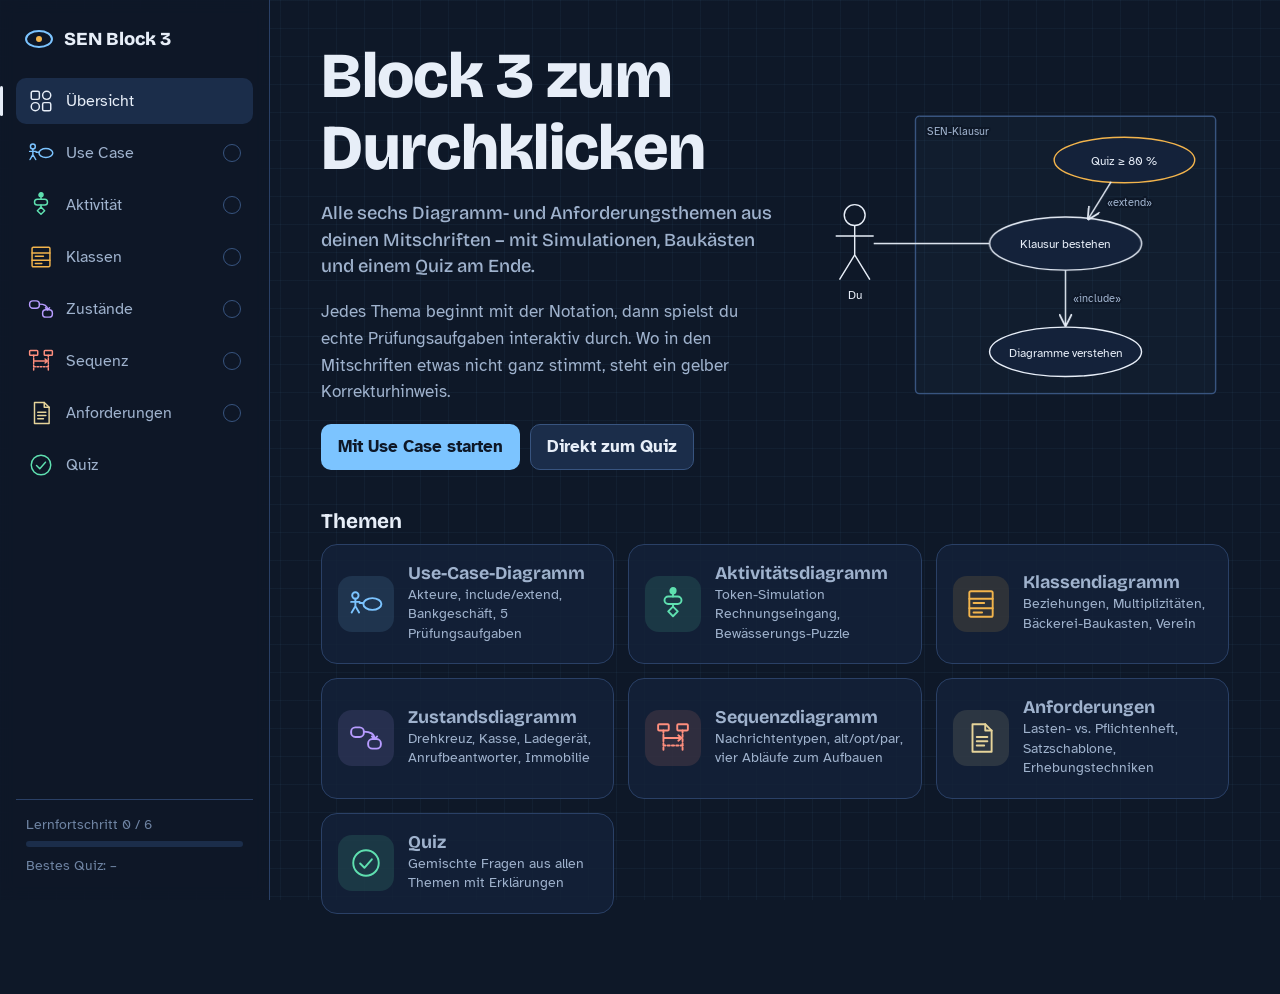
<file: exams/SEN/lernseite.html>
<!DOCTYPE html>
<html lang="de" data-theme="dark">
<head>
<meta charset="utf-8">
<meta name="viewport" content="width=device-width, initial-scale=1, viewport-fit=cover">
<title>SEN Block 3 – Lernlabor UML & Anforderungen</title>
<link rel="preconnect" href="https://fonts.googleapis.com">
<link rel="preconnect" href="https://fonts.gstatic.com" crossorigin>
<link href="https://fonts.googleapis.com/css2?family=Bricolage+Grotesque:opsz,wght@12..96,500;12..96,700;12..96,800&family=Atkinson+Hyperlegible:ital,wght@0,400;0,700;1,400&display=swap" rel="stylesheet">
<style>
:root, :root[data-theme="dark"], :root[data-theme="light"]{
  --ink:#0E1828; --ink2:#14223A; --ink3:#1B2D4A; --line:#2A4066; --line2:#38547F;
  --chalk:#E7EEF8; --muted:#9FB2CD; --dim:#6F84A3;
  --uc:#7CC4FF; --act:#5FE0B0; --cls:#F2B44C; --st:#B79CFF; --seq:#FF8F7E; --req:#E6D49A;
  --ok:#5FE0B0; --bad:#FF7A85; --warn:#F2B44C;
  --accent:var(--uc);
  --r-s:6px; --r-m:12px; --r-l:20px;
  --display:"Bricolage Grotesque", "Segoe UI", system-ui, sans-serif;
  --body:"Atkinson Hyperlegible", "Segoe UI", system-ui, -apple-system, sans-serif;
  color-scheme: dark;
  box-sizing:border-box;
  padding-top:env(safe-area-inset-top,0px);
  padding-bottom:env(safe-area-inset-bottom,0px);
}
@media (prefers-color-scheme: dark){ :root:not([data-theme="light"]){ --ink:#0E1828; } }
*,*::before,*::after{box-sizing:inherit}
html{scroll-padding-top:env(safe-area-inset-top,0px); background:var(--ink)}
body{
  margin:0; background:var(--ink); color:var(--chalk); font-family:var(--body);
  font-size:17px; line-height:1.55; -webkit-font-smoothing:antialiased;
  background-image:
    linear-gradient(rgba(124,196,255,.045) 1px, transparent 1px),
    linear-gradient(90deg, rgba(124,196,255,.045) 1px, transparent 1px);
  background-size:28px 28px; background-attachment:fixed;
  min-height:100vh;
}
h1,h2,h3,h4{font-family:var(--display); line-height:1.12; margin:0 0 .5em; letter-spacing:-.01em}
h1{font-size:clamp(2.2rem,5.5vw,4rem); font-weight:800}
h2{font-size:clamp(1.6rem,3.4vw,2.3rem); font-weight:800}
h3{font-size:1.3rem; font-weight:700}
h4{font-size:1.05rem; font-weight:700}
p{margin:0 0 1em; max-width:70ch}
button{font:inherit; color:inherit; cursor:pointer}
:focus-visible{outline:2px solid var(--accent); outline-offset:3px; border-radius:4px}
img,svg{max-width:100%}
code,kbd{font-family:var(--body); background:var(--ink3); padding:.08em .4em; border-radius:4px; font-size:.92em}

/* ---------- layout ---------- */
.app{display:grid; grid-template-columns:270px minmax(0,1fr); min-height:100vh}
.side{
  position:sticky; top:env(safe-area-inset-top,0px); height:calc(100vh - env(safe-area-inset-top,0px));
  border-right:1px solid var(--line); background:rgba(14,24,40,.86); backdrop-filter:blur(8px);
  padding:24px 16px; display:flex; flex-direction:column; gap:6px; overflow:auto;
}
.brand{display:flex; align-items:center; gap:10px; padding:0 8px 18px; font-family:var(--display); font-weight:800; font-size:1.15rem}
.brand svg{flex:none}
.nav-btn{
  display:flex; align-items:center; gap:12px; width:100%; text-align:left; border:0; background:transparent;
  padding:10px 12px; border-radius:10px; color:var(--muted); font-size:1rem; position:relative;
}
.nav-btn:hover{background:var(--ink2); color:var(--chalk)}
.nav-btn[aria-current="page"]{background:var(--ink3); color:var(--chalk)}
.nav-btn[aria-current="page"]::before{content:""; position:absolute; left:-16px; top:8px; bottom:8px; width:3px; border-radius:2px; background:var(--c)}
.nav-btn .glyph{width:26px; height:26px; flex:none; color:var(--c)}
.nav-btn .chk{margin-left:auto; width:18px; height:18px; border-radius:50%; border:1.5px solid var(--line2); flex:none; display:grid; place-items:center}
.nav-btn .chk.on{background:var(--c); border-color:var(--c)}
.nav-btn .chk.on::after{content:""; width:8px; height:4px; border:2px solid var(--ink); border-top:0; border-right:0; transform:rotate(-45deg) translate(1px,-1px)}
.side-foot{margin-top:auto; padding:14px 10px 0; border-top:1px solid var(--line); color:var(--dim); font-size:.85rem}
.meter{height:6px; background:var(--ink3); border-radius:3px; overflow:hidden; margin-top:6px}
.meter > i{display:block; height:100%; background:linear-gradient(90deg,var(--uc),var(--act),var(--cls),var(--st),var(--seq)); width:0; transition:width .6s ease}

main{padding:40px clamp(18px,4vw,56px) 80px; min-width:0}
.page{display:none; max-width:1000px}
.page.on{display:block; animation:pageIn .45s ease both}
@keyframes pageIn{from{opacity:0; transform:translateY(10px)} to{opacity:1; transform:none}}

@media (max-width:900px){
  .app{grid-template-columns:1fr}
  .side{position:sticky; top:0; height:auto; flex-direction:row; overflow-x:auto; padding:10px 10px;
        border-right:0; border-bottom:1px solid var(--line); z-index:20; gap:4px; padding-top:calc(10px + env(safe-area-inset-top,0px)); top:0}
  .brand,.side-foot{display:none}
  .nav-btn{white-space:nowrap; width:auto; padding:8px 12px}
  .nav-btn .chk{display:none}
  .nav-btn[aria-current="page"]::before{left:10px; right:10px; top:auto; bottom:-1px; height:3px; width:auto}
  main{padding-top:28px}
}

/* ---------- topic head ---------- */
.topic-head{display:grid; grid-template-columns:auto 1fr; gap:22px; align-items:center; margin-bottom:28px}
.topic-head .big-glyph{width:84px; height:84px; color:var(--c); border:1.5px solid var(--c); border-radius:22px; display:grid; place-items:center; background:color-mix(in srgb, var(--c) 10%, transparent)}
.topic-head .big-glyph svg{width:52px; height:52px}
.topic-head h2{margin:0 0 .2em; color:var(--chalk)}
.topic-head p{margin:0; color:var(--muted)}
.lede{color:var(--muted); font-size:1.08rem}

/* ---------- blocks ---------- */
.block{margin:0 0 34px; padding:26px; border:1px solid var(--line); border-radius:var(--r-l); background:rgba(20,34,58,.78)}
.block > h3{display:flex; align-items:baseline; gap:12px; flex-wrap:wrap}
.block > h3 .tag{font-family:var(--body); font-weight:400; font-size:.82rem; color:var(--c); border:1px solid color-mix(in srgb,var(--c) 50%, transparent); padding:2px 9px; border-radius:20px}
.block .hint{color:var(--muted); margin-top:-.3em}
.merke{border-left:3px solid var(--c); padding:12px 16px; background:color-mix(in srgb,var(--c) 8%, transparent); border-radius:0 10px 10px 0; margin:16px 0}
.merke strong{color:var(--c)}
.fix{border:1px dashed var(--warn); border-radius:12px; padding:14px 18px; margin:16px 0; background:rgba(242,180,76,.06)}
.fix h4{color:var(--warn); margin-bottom:.4em}
.fix ul{margin:0; padding-left:1.2em} .fix li{margin:.3em 0}

.two{display:grid; grid-template-columns:1.3fr 1fr; gap:22px; align-items:start}
@media (max-width:760px){ .two{grid-template-columns:1fr} }

.btn{border:1.5px solid var(--line2); background:var(--ink3); padding:9px 16px; border-radius:10px; font-weight:700; transition:background .2s, border-color .2s, transform .1s}
.btn:hover{border-color:var(--c, var(--accent))}
.btn:active{transform:scale(.97)}
.btn.primary{background:var(--c, var(--accent)); color:var(--ink); border-color:transparent}
.btn.ghost{background:transparent}
.btn[disabled]{opacity:.4; cursor:not-allowed}
.row{display:flex; flex-wrap:wrap; gap:10px; align-items:center}
.chip{border:1.5px solid var(--line2); background:var(--ink2); padding:6px 12px; border-radius:20px; font-size:.92rem}
.chip.sel{border-color:var(--c); background:color-mix(in srgb,var(--c) 18%, var(--ink2))}

.svgwrap{overflow-x:auto; border-radius:14px; background:var(--ink); border:1px solid var(--line); padding:10px}
.svgwrap svg{display:block; margin:0 auto; height:auto}
.panel{background:var(--ink); border:1px solid var(--line); border-radius:14px; padding:16px 18px; min-height:120px}
.panel h4{color:var(--c)}
.muted{color:var(--muted)}
.small{font-size:.9rem}

/* ---------- svg diagram styles ---------- */
.dg text{fill:var(--chalk); font-family:var(--body); font-size:13px}
.dg .lbl{fill:var(--muted); font-size:11.5px; paint-order:stroke; stroke:var(--ink); stroke-width:4px; stroke-linejoin:round}
.dg .msg text{paint-order:stroke; stroke:var(--ink); stroke-width:4px; stroke-linejoin:round}
.dg .stroke{stroke:var(--chalk); fill:none; stroke-width:1.5}
.dg .shape{stroke:var(--chalk); fill:var(--ink2); stroke-width:1.5}
.dg .bound{stroke:var(--line2); fill:rgba(124,196,255,.03); stroke-width:1.5}
.dg .dash{stroke-dasharray:6 5}
.dg .node{cursor:pointer; transition:opacity .25s}
.dg .node .shape{transition:stroke .25s, fill .25s, filter .25s}
.dg .node:hover .shape{stroke:var(--c)}
.dg .hl .shape{stroke:var(--c); fill:color-mix(in srgb,var(--c) 22%, var(--ink2)); filter:drop-shadow(0 0 8px color-mix(in srgb,var(--c) 70%, transparent))}
.dg .hl2 .shape{stroke:var(--warn); fill:rgba(242,180,76,.16); filter:drop-shadow(0 0 7px rgba(242,180,76,.6))}
.dg .hl text, .dg .hl2 text{font-weight:700}
.dg.focus .node:not(.hl):not(.hl2){opacity:.35}
.dg.focus .edge{opacity:.25}
.dg.focus .edge.on{opacity:1}
.dg .edge{transition:opacity .25s}
.dg .edge.on .stroke{stroke:var(--c)}
.dg .actor .shape{fill:none}

/* ---------- hero ---------- */
.hero{display:grid; grid-template-columns:1.1fr 1fr; gap:30px; align-items:center; margin-bottom:40px}
@media (max-width:860px){ .hero{grid-template-columns:1fr} }
.hero h1{margin-bottom:.3em}
.hero h1 span{display:block; color:var(--muted); font-weight:500; font-size:1.15rem; line-height:1.45; letter-spacing:0; margin-top:.9em; max-width:46ch}
.hero-svg .draw{stroke-dasharray:var(--len); stroke-dashoffset:var(--len); animation:draw 1.1s ease forwards; animation-delay:var(--d,0s)}
.hero-svg .fade{opacity:0; animation:fade .6s ease forwards; animation-delay:var(--d,0s)}
@keyframes draw{to{stroke-dashoffset:0}}
@keyframes fade{to{opacity:1}}

.map{display:grid; grid-template-columns:repeat(auto-fill,minmax(280px,1fr)); gap:14px}
.map button{
  display:grid; grid-template-columns:56px 1fr; gap:14px; text-align:left; align-items:center;
  border:1px solid var(--line); background:rgba(20,34,58,.8); border-radius:16px; padding:16px; transition:border-color .2s, transform .2s;
}
.map button:hover{border-color:var(--c); transform:translateY(-2px)}
.map .g{width:56px; height:56px; border-radius:14px; display:grid; place-items:center; color:var(--c); background:color-mix(in srgb,var(--c) 12%, transparent)}
.map .g svg{width:34px;height:34px}
.map b{font-family:var(--display); font-size:1.12rem; display:block}
.map span{color:var(--muted); font-size:.9rem; display:block; line-height:1.35}
.map .state{font-size:.8rem; color:var(--c); margin-top:4px}

/* ---------- notation explorer ---------- */
.notation{display:grid; grid-template-columns:repeat(auto-fill,minmax(150px,1fr)); gap:10px}
.notation button{border:1px solid var(--line); background:var(--ink); border-radius:12px; padding:12px 10px 10px; display:flex; flex-direction:column; align-items:center; gap:8px; font-size:.9rem; color:var(--muted); transition:border-color .2s}
.notation button svg{width:100%; height:54px}
.notation button[aria-pressed="true"]{border-color:var(--c); color:var(--chalk); background:color-mix(in srgb,var(--c) 8%, var(--ink))}
.notation-out{margin-top:14px}

/* ---------- trainer (include/extend etc) ---------- */
.trainer{display:grid; gap:12px}
.tcard{border:1px solid var(--line); background:var(--ink); border-radius:14px; padding:16px; display:grid; gap:12px}
.tcard .q{font-size:1.04rem}
.tcard .res{display:none}
.tcard.done .res{display:block; animation:pageIn .35s ease}
.tcard .opts{display:flex; flex-wrap:wrap; gap:8px}
.tcard .opts button{border:1.5px solid var(--line2); background:var(--ink2); padding:7px 14px; border-radius:9px}
.tcard .opts button.right{border-color:var(--ok); background:rgba(95,224,176,.14)}
.tcard .opts button.wrong{border-color:var(--bad); background:rgba(255,122,133,.12)}
.tcard.done .opts button{pointer-events:none}
.score-pill{font-size:.9rem; color:var(--c); border:1px solid var(--c); padding:2px 10px; border-radius:20px}

/* ---------- state lab ---------- */
.tabs{display:flex; flex-wrap:wrap; gap:6px; margin-bottom:14px}
.tabs button{border:1.5px solid var(--line2); background:transparent; padding:6px 14px; border-radius:20px; color:var(--muted)}
.tabs button[aria-selected="true"]{border-color:var(--c); color:var(--chalk); background:color-mix(in srgb,var(--c) 14%, transparent)}
.dg .st-node .shape{transition:all .35s}
.dg .st-node.cur .shape{stroke:var(--c); fill:color-mix(in srgb,var(--c) 26%, var(--ink2)); filter:drop-shadow(0 0 10px color-mix(in srgb,var(--c) 80%, transparent))}
.dg .tr.fire .stroke{stroke:var(--c); stroke-width:2.6; stroke-dasharray:8 6; animation:flow .6s linear 2}
.dg .tr.fire text{fill:var(--c); font-weight:700}
@keyframes flow{to{stroke-dashoffset:-28}}
.log{font-size:.9rem; max-height:190px; overflow:auto; display:flex; flex-direction:column; gap:4px; margin-top:10px}
.log div{padding:5px 10px; border-radius:8px; background:var(--ink2); animation:pageIn .3s ease}
.log div.no{color:var(--muted)}
.ctx{display:flex; flex-wrap:wrap; gap:14px; align-items:center; margin:8px 0}
.ctx .val{font-family:var(--display); font-size:1.4rem; font-weight:800; color:var(--c)}
input[type=range]{accent-color:var(--c); width:220px}
.lamp{width:14px; height:14px; border-radius:50%; background:var(--ink3); border:1px solid var(--line2); display:inline-block; vertical-align:-2px}
.lamp.on{background:var(--bad); box-shadow:0 0 12px var(--bad); animation:blink .5s steps(2) infinite}
@keyframes blink{50%{opacity:.35}}

/* ---------- activity ---------- */
.dg .act-node.active .shape{stroke:var(--c); fill:color-mix(in srgb,var(--c) 22%, var(--ink2))}
.dg .act-node.visited .shape{stroke:color-mix(in srgb,var(--c) 70%, var(--chalk))}
.dg .flow.visited{stroke:var(--c)}
.token{fill:var(--c); filter:drop-shadow(0 0 6px var(--c))}
.choices{display:flex; gap:8px; flex-wrap:wrap; min-height:44px; align-items:center}
.choices button{animation:pageIn .3s ease}

.order-pool, .order-out{display:flex; flex-wrap:wrap; gap:8px}
.order-out{min-height:60px; border:1.5px dashed var(--line2); border-radius:12px; padding:10px; margin:12px 0; counter-reset:o; flex-direction:column}
.order-out .it{counter-increment:o}
.order-out .it::before{content:counter(o); font-family:var(--display); font-weight:800; color:var(--c); width:26px; flex:none}
.it{display:flex; align-items:center; gap:10px; border:1.5px solid var(--line2); background:var(--ink2); padding:7px 12px; border-radius:10px; font-size:.95rem; text-align:left}
.it svg{width:28px; height:22px; flex:none; color:var(--c)}
.it.shake{animation:shake .4s; border-color:var(--bad)}
@keyframes shake{20%,60%{transform:translateX(-6px)}40%,80%{transform:translateX(6px)}}

/* ---------- class boxes ---------- */
.cbox{border:1.5px solid var(--chalk); background:var(--ink2); border-radius:3px; min-width:170px; font-size:.88rem}
.cbox > div{padding:5px 10px; border-top:1.5px solid var(--chalk); min-height:24px}
.cbox > div:first-child{border-top:0; text-align:center; font-weight:700}
.cbox .abs{font-style:italic}
.cbox .drop{min-height:40px; transition:background .2s}
.cbox .drop.over{background:color-mix(in srgb,var(--c) 18%, transparent)}
.ctree{display:flex; flex-direction:column; align-items:center; gap:0}
.ctree .kids{display:flex; justify-content:center; align-items:flex-start; padding-top:22px}
.ctree .kids > .ctree{position:relative; padding:0 12px}
.ctree .kids > .ctree::before{content:""; position:absolute; top:-22px; left:50%; height:22px; border-left:1.5px solid var(--chalk)}
.ctree .kids > .ctree::after{content:""; position:absolute; top:-22px; left:0; right:0; border-top:1.5px solid var(--chalk)}
.ctree .kids > .ctree:first-child::after{left:50%}
.ctree .kids > .ctree:last-child::after{right:50%}
.ctree .kids > .ctree:only-child::after{display:none}
.ctree .tri{width:0; height:0; border-left:9px solid transparent; border-right:9px solid transparent; border-bottom:14px solid var(--chalk); position:relative; margin-top:-1px}
.ctree .tri::after{content:""; position:absolute; left:-6px; top:3px; border-left:6px solid transparent; border-right:6px solid transparent; border-bottom:9px solid var(--ink)}
.ctree .stem{width:0; height:18px; border-left:1.5px solid var(--chalk)}
.treewrap{overflow-x:auto; padding:16px 6px; background:var(--ink); border:1px solid var(--line); border-radius:14px}
.treewrap > .ctree{min-width:max-content; margin:0 auto}
.attr-chip{display:inline-block; border:1.5px solid var(--line2); background:var(--ink3); border-radius:7px; padding:3px 9px; margin:3px; font-size:.86rem; cursor:grab; user-select:none}
.attr-chip.sel{border-color:var(--c); box-shadow:0 0 0 2px color-mix(in srgb,var(--c) 40%, transparent)}
.attr-chip.good{border-color:var(--ok); color:var(--ok)}
.attr-chip.badc{border-color:var(--bad); color:var(--bad)}
.cbox .drop .attr-chip{display:block; margin:4px 0}
.pool{min-height:52px; border:1.5px dashed var(--line2); border-radius:12px; padding:8px; margin:12px 0}

.mult{display:grid; gap:14px}
.mult .bar{display:grid; grid-template-columns:auto 1fr auto; align-items:center; gap:10px}
.mult select, .req select{background:var(--ink2); color:var(--chalk); border:1.5px solid var(--line2); border-radius:8px; padding:6px 8px; font:inherit}
.mult .read{font-size:1.05rem; min-height:3em}
.mult .read mark{background:color-mix(in srgb,var(--c) 25%, transparent); color:var(--chalk); padding:0 4px; border-radius:4px}

/* ---------- sequence ---------- */
.dg .msg{transition:opacity .3s}
.dg .msg.hide, .dg .frag.hide, .dg .pt.hide{opacity:0}
.dg .msg.new .stroke{stroke:var(--c); stroke-width:2.2}
.dg .msg.new text{fill:var(--c)}
.dg .msg.dim{opacity:.22}
.dg .frag rect.fr{fill:rgba(255,143,126,.04); stroke:var(--seq); stroke-width:1.2}
.dg .act{fill:var(--ink3); stroke:var(--chalk); stroke-width:1.2}
.seq-desc{min-height:3.2em; margin-top:12px}

/* ---------- req ---------- */
.deck{position:relative; height:200px; display:grid; place-items:center; margin:10px 0}
.card{position:absolute; width:min(420px,92%); min-height:150px; border-radius:18px; border:1.5px solid var(--line2); background:var(--ink3); display:grid; place-items:center; text-align:center; padding:24px; font-size:1.15rem; font-family:var(--display); font-weight:700; transition:transform .45s ease, opacity .45s ease; box-shadow:0 18px 40px rgba(0,0,0,.35)}
.card.goL{transform:translateX(-140%) rotate(-14deg); opacity:0}
.card.goR{transform:translateX(140%) rotate(14deg); opacity:0}
.card.back{transform:translateY(10px) scale(.95); opacity:.5}
.card.ok{border-color:var(--ok)} .card.no{border-color:var(--bad)}
.bins{display:grid; grid-template-columns:1fr 1fr; gap:12px}
.bin{border:1.5px solid var(--line2); border-radius:14px; padding:12px; min-height:90px}
.bin h4{margin-bottom:6px}
.bin ul{margin:0; padding-left:1.1em; font-size:.9rem; color:var(--muted)}
.bin li.w{color:var(--bad)}

.matrix{width:100%; border-collapse:separate; border-spacing:4px; min-width:620px}
.matrix th{font-family:var(--display); font-size:.92rem; color:var(--muted); text-align:left; font-weight:700; padding:4px}
.matrix td button{width:100%; border:1.5px solid var(--line2); background:var(--ink2); border-radius:8px; padding:8px 4px; font-size:.88rem; color:var(--muted)}
.matrix td button.v1{color:var(--chalk); border-color:#5a6f93}
.matrix td button.v2{color:var(--ink); background:color-mix(in srgb,var(--c) 55%, var(--ink2)); border-color:transparent}
.matrix td button.v3{color:var(--ink); background:var(--c); border-color:transparent}
.matrix td button.ok{outline:2px solid var(--ok)}
.matrix td button.near{outline:2px dashed var(--warn)}
.matrix td button.no{outline:2px solid var(--bad)}

.sentence{font-size:1.2rem; line-height:1.7; padding:16px 18px; border-radius:14px; background:var(--ink); border:1px solid var(--line); min-height:3.5em}
.sentence span{border-bottom:3px solid; padding-bottom:1px}
.req-grid{display:grid; grid-template-columns:repeat(auto-fill,minmax(200px,1fr)); gap:12px; margin-bottom:14px}
.req-grid label{display:grid; gap:4px; font-size:.88rem; color:var(--muted); min-width:0; align-content:end}
.req-grid select{width:100%; min-width:0}
.req-grid label i{font-style:normal; display:inline-block; width:10px; height:10px; border-radius:2px; margin-right:6px}

.flips{display:grid; grid-template-columns:repeat(auto-fill,minmax(250px,1fr)); gap:12px}
.flip{perspective:900px; height:210px; border:0; background:none; padding:0; text-align:left}
.flip .in{position:relative; width:100%; height:100%; transition:transform .6s; transform-style:preserve-3d}
.flip.on .in{transform:rotateY(180deg)}
.flip .f,.flip .b{position:absolute; inset:0; backface-visibility:hidden; border-radius:14px; padding:16px; border:1.5px solid var(--line2); overflow:auto}
.flip .f{background:var(--ink3); font-family:var(--display); font-weight:700; font-size:1.02rem; display:flex; align-items:center}
.flip .b{background:var(--ink); transform:rotateY(180deg); font-size:.9rem; border-color:var(--c)}
.flip .b ul{margin:0; padding-left:1.1em}

details.sol{border:1px solid var(--line); border-radius:14px; background:var(--ink); margin:12px 0}
details.sol > summary{cursor:pointer; padding:14px 18px; font-weight:700; list-style:none; display:flex; justify-content:space-between; align-items:center; gap:10px}
details.sol > summary::-webkit-details-marker{display:none}
details.sol > summary::after{content:"+"; font-family:var(--display); font-size:1.4rem; color:var(--c); transition:transform .25s}
details.sol[open] > summary::after{transform:rotate(45deg)}
details.sol .body{padding:0 18px 18px}
details.sol .src{font-weight:400; color:var(--muted); font-size:.85rem}

/* ---------- quiz ---------- */
.quiz-top{display:flex; flex-wrap:wrap; gap:8px; margin-bottom:16px}
.qbox{border:1px solid var(--line); background:rgba(20,34,58,.85); border-radius:var(--r-l); padding:26px; position:relative; overflow:hidden}
.qprog{height:6px; background:var(--ink3); border-radius:3px; overflow:hidden; margin-bottom:18px}
.qprog i{display:block; height:100%; background:var(--c); transition:width .4s}
.qmeta{display:flex; justify-content:space-between; color:var(--muted); font-size:.9rem; margin-bottom:8px}
.qq{font-family:var(--display); font-size:1.35rem; font-weight:700; margin-bottom:6px}
.qctx{color:var(--muted); font-size:.95rem; margin-bottom:12px}
.qopts{display:grid; gap:10px; margin:16px 0}
.qopts button{text-align:left; border:1.5px solid var(--line2); background:var(--ink2); border-radius:12px; padding:12px 16px; display:flex; gap:12px; align-items:center; transition:border-color .2s, background .2s}
.qopts button:hover:not([disabled]){border-color:var(--c)}
.qopts button b{font-family:var(--display); color:var(--c); width:22px; flex:none}
.qopts button.right{border-color:var(--ok); background:rgba(95,224,176,.13)}
.qopts button.wrong{border-color:var(--bad); background:rgba(255,122,133,.12); animation:shake .4s}
.qopts button[disabled]{cursor:default}
.qexp{display:none; border-left:3px solid var(--c); padding:10px 14px; background:var(--ink); border-radius:0 10px 10px 0}
.qexp.on{display:block; animation:pageIn .3s}
.ring{width:150px; height:150px}
.ring circle{fill:none; stroke-width:12}
.result{display:grid; grid-template-columns:auto 1fr; gap:26px; align-items:center}
@media (max-width:600px){ .result{grid-template-columns:1fr} }
.bars{display:grid; gap:8px}
.bars div{display:grid; grid-template-columns:130px 1fr 44px; gap:10px; align-items:center; font-size:.9rem}
.bars span.b{height:8px; border-radius:4px; background:var(--ink3); overflow:hidden}
.bars span.b i{display:block; height:100%}
.confetti{position:absolute; width:8px; height:14px; top:-20px; animation:fall 1.8s ease-in forwards; border-radius:2px}
@keyframes fall{to{transform:translateY(520px) rotate(540deg); opacity:0}}

.done-btn{margin-top:10px}
@media (prefers-reduced-motion: reduce){
  *,*::before,*::after{animation-duration:.01ms !important; animation-iteration-count:1 !important; transition-duration:.01ms !important}
  .hero-svg .draw{stroke-dashoffset:0}
  .hero-svg .fade{opacity:1}
}
</style>
</head>
<body>
<div class="app">
<nav class="side" aria-label="Themen">
  <div class="brand"><svg width="30" height="30" viewBox="0 0 30 30"><ellipse cx="15" cy="15" rx="13" ry="8" fill="none" stroke="#7CC4FF" stroke-width="2"/><circle cx="15" cy="15" r="3" fill="#F2B44C"/></svg>SEN Block 3</div>
  <button class="nav-btn" data-go="start" style="--c:var(--chalk)"><span class="glyph" data-glyph="home"></span>Übersicht</button>
  <button class="nav-btn" data-go="uc" style="--c:var(--uc)"><span class="glyph" data-glyph="uc"></span>Use Case<span class="chk" data-chk="uc"></span></button>
  <button class="nav-btn" data-go="act" style="--c:var(--act)"><span class="glyph" data-glyph="act"></span>Aktivität<span class="chk" data-chk="act"></span></button>
  <button class="nav-btn" data-go="cls" style="--c:var(--cls)"><span class="glyph" data-glyph="cls"></span>Klassen<span class="chk" data-chk="cls"></span></button>
  <button class="nav-btn" data-go="st" style="--c:var(--st)"><span class="glyph" data-glyph="st"></span>Zustände<span class="chk" data-chk="st"></span></button>
  <button class="nav-btn" data-go="seq" style="--c:var(--seq)"><span class="glyph" data-glyph="seq"></span>Sequenz<span class="chk" data-chk="seq"></span></button>
  <button class="nav-btn" data-go="req" style="--c:var(--req)"><span class="glyph" data-glyph="req"></span>Anforderungen<span class="chk" data-chk="req"></span></button>
  <button class="nav-btn" data-go="quiz" style="--c:var(--ok)"><span class="glyph" data-glyph="quiz"></span>Quiz</button>
  <div class="side-foot">Lernfortschritt <span id="progTxt">0 / 6</span><div class="meter"><i id="progBar"></i></div><div style="margin-top:8px">Bestes Quiz: <span id="bestTxt">–</span></div></div>
</nav>

<main>
<!-- ================= START ================= -->
<section class="page" id="p-start" style="--c:var(--uc)">
  <div class="hero">
    <div>
      <h1>Block 3 zum Durchklicken<span>Alle sechs Diagramm- und Anforderungsthemen aus deinen Mitschriften – mit Simulationen, Baukästen und einem Quiz am Ende.</span></h1>
      <p class="lede">Jedes Thema beginnt mit der Notation, dann spielst du echte Prüfungsaufgaben interaktiv durch. Wo in den Mitschriften etwas nicht ganz stimmt, steht ein gelber Korrekturhinweis.</p>
      <div class="row"><button class="btn primary" data-go="uc">Mit Use Case starten</button><button class="btn" data-go="quiz" style="--c:var(--ok)">Direkt zum Quiz</button></div>
    </div>
    <svg class="hero-svg dg" viewBox="0 0 440 320" aria-label="Animiertes Use-Case-Diagramm: Du bestehst die SEN-Klausur">
      <defs>
        <marker id="hArr" viewBox="0 0 10 10" refX="9" refY="5" markerWidth="9" markerHeight="9" orient="auto"><path d="M0,0 L10,5 L0,10" fill="none" stroke="#E7EEF8" stroke-width="1.4"/></marker>
      </defs>
      <rect class="bound draw" x="110" y="14" width="316" height="292" rx="4" style="--len:1220;--d:.1s"/>
      <text class="lbl fade" x="122" y="34" style="--d:.6s">SEN-Klausur</text>
      <g class="fade" style="--d:.2s">
        <circle cx="46" cy="118" r="11" class="stroke"/><path class="stroke" d="M46,129 V160 M26,140 H66 M46,160 L30,186 M46,160 L62,186"/>
        <text x="46" y="206" text-anchor="middle">Du</text>
      </g>
      <path class="stroke draw" d="M66,148 L190,148" style="--len:130;--d:.7s"/>
      <ellipse class="shape draw" cx="268" cy="148" rx="80" ry="28" style="--len:440;--d:.9s"/>
      <text class="fade" x="268" y="153" text-anchor="middle" style="--d:1.3s">Klausur bestehen</text>
      <ellipse class="shape draw" cx="268" cy="262" rx="80" ry="26" style="--len:440;--d:1.5s"/>
      <text class="fade" x="268" y="267" text-anchor="middle" style="--d:1.8s">Diagramme verstehen</text>
      <path class="stroke dash draw" d="M268,176 L268,234" marker-end="url(#hArr)" style="--len:60;--d:1.9s"/>
      <text class="lbl fade" x="276" y="210" style="--d:2.1s">«include»</text>
      <ellipse class="shape draw" cx="330" cy="60" rx="74" ry="24" style="--len:440;--d:2.2s;stroke:#F2B44C"/>
      <text class="fade" x="330" y="65" text-anchor="middle" style="--d:2.5s">Quiz ≥ 80 %</text>
      <path class="stroke dash draw" d="M316,83 L292,122" marker-end="url(#hArr)" style="--len:50;--d:2.6s"/>
      <text class="lbl fade" x="312" y="108" style="--d:2.8s">«extend»</text>
    </svg>
  </div>
  <h3>Themen</h3>
  <div class="map" id="topicMap"></div>
</section>

<!-- ================= USE CASE ================= -->
<section class="page" id="p-uc" style="--c:var(--uc)">
  <div class="topic-head"><div class="big-glyph" data-glyph="uc"></div><div><h2>Use-Case-Diagramm</h2><p>Zeigt <em>was</em> ein System für wen leistet – nicht <em>wie</em>. Wird früh im Projekt eingesetzt.</p></div></div>

  <div class="block"><h3>Die Bausteine <span class="tag">antippen zum Erklären</span></h3>
    <div class="notation" id="ucNotation"></div>
    <div class="panel notation-out" id="ucNotationOut"></div>
    <div class="merke"><strong>Eselsbrücke für die Pfeile:</strong> «include» zeigt dorthin, was <em>immer</em> mitgemacht werden <em>muss</em> (Basis → Teil). «extend» zeigt zurück zur Basis, die <em>optional</em> erweitert wird (Erweiterung → Basis). Wörter wie „bei Bedarf“, „optional“, „kann“ bedeuten fast immer extend.</div>
  </div>

  <div class="block"><h3>Pfeil-Trainer: include oder extend? <span class="score-pill" id="ieScore">0 / 0</span></h3>
    <p class="hint">Alle Sätze stammen aus deinen Aufgaben. Wähle die Beziehung – danach siehst du den korrekten Pfeil.</p>
    <div class="trainer" id="ieTrainer"></div>
  </div>

  <div class="block"><h3>Bankgeschäft lesen <span class="tag">Use Case anklicken</span></h3>
    <p class="hint">Klick auf einen Anwendungsfall: Alle beteiligten Akteure leuchten auf – blau = zwingend, gelb = optional. Rechts steht, <em>warum</em>.</p>
    <div style="display:grid;gap:14px">
      <div class="svgwrap" id="bankSvg"></div>
      <div class="panel" id="bankOut"><h4>Noch nichts ausgewählt</h4><p class="muted small">Tipp: Probier „Depotkonto eröffnen“ und „Girokonto eröffnen“ – genau das wird in der Aufgabe gefragt.</p></div>
    </div>
    <div class="fix"><h4>Check deiner Mitschrift</h4><ul>
      <li>„Depotkonto eröffnen ist eine <em>Generalisierung</em> von Konto eröffnen“ – genauer: eine <strong>Spezialisierung</strong>. Der Pfeil mit dem leeren Dreieck zeigt zum <em>allgemeinen</em> Fall (Konto eröffnen). Das Ergebnis „Ja, Antrag muss ausgefüllt werden“ stimmt, weil die Spezialisierung das include von „Konto eröffnen“ erbt.</li>
    </ul></div>
  </div>

  <div class="block"><h3>Prüfungsaufgaben als Lösungsskizze</h3>
    <p class="hint">Erst selbst skizzieren, dann aufklappen.</p>
    <div id="ucSolutions"></div>
  </div>
  <button class="btn done-btn" data-done="uc">Thema als gelernt markieren</button>
</section>

<!-- ================= ACTIVITY ================= -->
<section class="page" id="p-act" style="--c:var(--act)">
  <div class="topic-head"><div class="big-glyph" data-glyph="act"></div><div><h2>Aktivitätsdiagramm</h2><p>Beschreibt einen Ablauf Schritt für Schritt – mit Verzweigungen und parallelen Strängen.</p></div></div>

  <div class="block"><h3>Die Bausteine <span class="tag">antippen zum Erklären</span></h3>
    <div class="notation" id="actNotation"></div>
    <div class="panel notation-out" id="actNotationOut"></div>
  </div>

  <div class="block"><h3>Token-Simulation: Rechnungseingang <span class="tag">IHK AP1 Herbst 2025</span></h3>
    <p class="hint">Ein Aktivitätsdiagramm „läuft“ wie ein Spielstein (Token) durch den Graphen. An jeder Raute entscheidest du, welche Bedingung gilt. Am Balken teilt sich der Token.</p>
    <div class="two">
      <div class="svgwrap" id="invSvg"></div>
      <div class="panel"><h4 id="invTitle">Bereit</h4><p id="invText" class="small">Starte die Simulation. Der Token wandert los und wartet an jeder Entscheidung auf dich.</p>
        <div class="choices" id="invChoices"><button class="btn primary" id="invStart">Simulation starten</button></div>
      </div>
    </div>
    <div class="fix"><h4>Check deiner Mitschrift</h4><ul>
      <li>Bei „Ablehnung und der Prozess wird beendet“ ist das <strong>Aktivitätsende</strong> (◉) sauberer als das Ablaufende (⊗). ⊗ beendet nur einen einzelnen Strang, ◉ die ganze Aktivität. Gleiches gilt bei der Bewässerung für „keine Bewässerung erforderlich“.</li>
    </ul></div>
  </div>

  <div class="block"><h3>Puzzle: Bewässerungssteuerung <span class="tag">IHK AP2 So26</span></h3>
    <p class="hint">Bring die Elemente in die richtige Reihenfolge, indem du sie nacheinander antippst. Falsche Reihenfolge wackelt.</p>
    <div class="order-out" id="ordOut"></div>
    <div class="order-pool" id="ordPool"></div>
    <div class="row" style="margin-top:12px"><button class="btn ghost" id="ordReset">Neu mischen</button><span class="muted small" id="ordMsg"></span></div>
  </div>
  <button class="btn done-btn" data-done="act">Thema als gelernt markieren</button>
</section>

<!-- ================= CLASS ================= -->
<section class="page" id="p-cls" style="--c:var(--cls)">
  <div class="topic-head"><div class="big-glyph" data-glyph="cls"></div><div><h2>Klassendiagramm</h2><p>Statische Struktur: welche Klassen es gibt, was sie wissen (Attribute), was sie können (Methoden) und wie sie zusammenhängen.</p></div></div>

  <div class="block"><h3>Aufbau einer Klasse</h3>
    <div class="two">
      <div class="treewrap" style="display:grid;place-items:center;padding:24px">
        <div class="cbox" style="min-width:260px;font-size:.95rem">
          <div><span class="muted small" style="font-weight:400">«abstract»</span><br><span class="abs">Versicherungsobjekt</span></div>
          <div>- neupreis: double<br># baujahr: int<br>~ schadenshoehe: double</div>
          <div>+ <span class="abs">restwertBerechnen(): double</span><br>+ auszahlen(betrag: double): void</div>
        </div>
      </div>
      <div class="panel">
        <h4>Drei Fächer (Compartments)</h4>
        <p class="small">Oben der <strong>Name</strong> (kursiv = abstrakt, keine Objekte möglich), Mitte die <strong>Attribute</strong> <code>name: Typ</code>, unten die <strong>Methoden</strong> <code>name(param: Typ): Rückgabetyp</code>.</p>
        <p class="small" style="margin:0"><code>+</code> public &nbsp; <code>-</code> private &nbsp; <code>#</code> protected &nbsp; <code>~</code> package<br>Kursiv gesetzte Methode = abstrakt, Unterklassen müssen sie implementieren.</p>
      </div>
    </div>
  </div>

  <div class="block"><h3>Beziehungen <span class="tag">antippen zum Erklären</span></h3>
    <div class="notation" id="clsNotation"></div>
    <div class="panel notation-out" id="clsNotationOut"></div>
  </div>

  <div class="block"><h3>Multiplizitäten lesen</h3>
    <p class="hint">Die Zahl steht immer <em>beim anderen Ende</em>. Stell die Werte ein und lies den Satz.</p>
    <div class="mult" id="multLab"></div>
  </div>

  <div class="block"><h3>Baukasten: Bäckerei Weizmann <span class="tag">Generalisierung</span></h3>
    <p class="hint">Ziehe jedes Attribut in die richtige Klasse (oder tippe Attribut, dann Klasse). Gemeinsames gehört so weit nach oben wie möglich.</p>
    <div class="pool" id="bakPool"></div>
    <div class="treewrap" id="bakTree"></div>
    <div class="row" style="margin-top:12px"><button class="btn primary" id="bakCheck">Prüfen</button><button class="btn ghost" id="bakReset">Zurücksetzen</button><span id="bakMsg" class="small muted"></span></div>
  </div>

  <div class="block"><h3>KD Verein: Welche Beziehung? <span class="score-pill" id="verScore">0 / 0</span></h3>
    <div class="trainer" id="verTrainer"></div>
    <div class="fix"><h4>Check deiner Mitschrift</h4><ul>
      <li>„Fußballturnier“ und „Turnier“ sind dieselbe Klasse – nur einmal aufführen.</li>
      <li>Im Diagramm hängt die Gruppe am Verein. Laut Text besteht eine Gruppe aber aus <strong>Fußballmannschaften</strong> → Aggregation Gruppe ◇— Fußballmannschaft.</li>
      <li>KD Person: Die zweite Unterklasse heißt im Diagramm „Student“, gemeint ist <strong>Professor</strong> (mit lohn).</li>
    </ul></div>
  </div>

  <div class="block"><h3>Lösungsskizze: Versicherungsobjekt <span class="tag">AP1 F23 Aufg. 4c</span></h3>
    <details class="sol"><summary>Musterlösung aufklappen</summary><div class="body" id="versSol"></div></details>
  </div>
  <button class="btn done-btn" data-done="cls">Thema als gelernt markieren</button>
</section>

<!-- ================= STATE ================= -->
<section class="page" id="p-st" style="--c:var(--st)">
  <div class="topic-head"><div class="big-glyph" data-glyph="st"></div><div><h2>Zustandsdiagramm</h2><p>Zeigt, in welchen Zuständen ein Objekt sein kann und welches Ereignis es in welchen Zustand bringt.</p></div></div>

  <div class="block"><h3>Die Bausteine <span class="tag">antippen zum Erklären</span></h3>
    <div class="notation" id="stNotation"></div>
    <div class="panel notation-out" id="stNotationOut"></div>
    <div class="merke"><strong>Beschriftung einer Transition:</strong> <code>Ereignis [Bedingung] / Aktion</code>. Alle drei Teile sind optional. In deinen Mitschriften steht oft ein Backslash <code>\</code> – in UML ist es ein normaler Schrägstrich <code>/</code>.</div>
  </div>

  <div class="block"><h3>Zustandsautomaten zum Ausprobieren</h3>
    <p class="hint">Löse Ereignisse aus und beobachte, welche Transition schaltet. Ereignisse ohne passende Transition werden ignoriert – genau wie im echten Automaten.</p>
    <div class="tabs" role="tablist" id="stTabs"></div>
    <div class="svgwrap" id="stSvg"></div>
    <div class="ctx" id="stCtx"></div>
    <div class="row" id="stEvents"></div>
    <div class="log" id="stLog"></div>
    <div class="fix" id="stFix" style="display:none"></div>
  </div>
  <button class="btn done-btn" data-done="st">Thema als gelernt markieren</button>
</section>

<!-- ================= SEQUENCE ================= -->
<section class="page" id="p-seq" style="--c:var(--seq)">
  <div class="topic-head"><div class="big-glyph" data-glyph="seq"></div><div><h2>Sequenzdiagramm</h2><p>Zeigt, welche Objekte sich in welcher zeitlichen Reihenfolge Nachrichten schicken. Die Zeit läuft von oben nach unten.</p></div></div>

  <div class="block"><h3>Die Bausteine <span class="tag">antippen zum Erklären</span></h3>
    <div class="notation" id="seqNotation"></div>
    <div class="panel notation-out" id="seqNotationOut"></div>
  </div>

  <div class="block"><h3>Schritt für Schritt aufbauen</h3>
    <p class="hint">Das Diagramm entsteht Nachricht für Nachricht – mit Erklärung, warum welcher Pfeil verwendet wird.</p>
    <div class="tabs" role="tablist" id="seqTabs"></div>
    <div class="row" id="seqOpts" style="margin-bottom:10px"></div>
    <div class="svgwrap" id="seqSvg"></div>
    <div class="seq-desc" id="seqDesc"></div>
    <div class="row"><button class="btn" id="seqPrev">Zurück</button><button class="btn primary" id="seqNext">Nächste Nachricht</button><button class="btn ghost" id="seqAll">Alles zeigen</button><span class="muted small" id="seqCount"></span></div>
    <div class="fix" id="seqFix" style="display:none"></div>
  </div>
  <button class="btn done-btn" data-done="seq">Thema als gelernt markieren</button>
</section>

<!-- ================= REQUIREMENTS ================= -->
<section class="page" id="p-req" style="--c:var(--req)">
  <div class="topic-head"><div class="big-glyph" data-glyph="req"></div><div><h2>Anforderungen</h2><p>Lastenheft, Pflichtenheft, Anforderungen formulieren und erheben.</p></div></div>

  <div class="block"><h3>Lastenheft oder Pflichtenheft? <span class="score-pill" id="lhScore">0 / 0</span></h3>
    <p class="hint">Sortiere die Karte. Tastatur: Pfeil links = Lastenheft, Pfeil rechts = Pflichtenheft.</p>
    <div class="deck" id="lhDeck"></div>
    <div class="row" style="justify-content:center;margin-bottom:16px"><button class="btn" id="lhL">Lastenheft</button><button class="btn" id="lhR">Pflichtenheft</button><button class="btn ghost" id="lhRestart">Neu starten</button></div>
    <div class="bins"><div class="bin"><h4>Lastenheft – WAS & WOFÜR</h4><p class="small muted" style="margin:0 0 6px">vom Auftraggeber</p><ul id="binL"></ul></div><div class="bin"><h4>Pflichtenheft – WIE & WOMIT</h4><p class="small muted" style="margin:0 0 6px">vom Auftragnehmer</p><ul id="binR"></ul></div></div>
  </div>

  <div class="block"><h3>Anforderungs-Satzschablone</h3>
    <p class="hint">Baue eine saubere Systemanforderung zum Wochenbericht-Tool aus deiner Aufgabe. Jede Farbe ist ein Baustein der Schablone.</p>
    <div class="req req-grid" id="reqBuilder"></div>
    <div class="sentence" id="reqOut"></div>
    <p class="small muted" id="reqNote" style="margin-top:10px"></p>
  </div>

  <div class="block"><h3>Erhebungstechniken bewerten</h3>
    <p class="hint">Tippe auf eine Zelle, um zwischen niedrig, mittel und hoch zu wechseln. „Vergleichen“ zeigt eine Musterbewertung – eine Abweichung um eine Stufe ist meist gut begründbar.</p>
    <div class="svgwrap" style="padding:6px"><table class="matrix" id="mx"></table></div>
    <div class="row" style="margin-top:12px"><button class="btn primary" id="mxCheck">Vergleichen</button><button class="btn ghost" id="mxReset">Leeren</button><span class="small muted" id="mxMsg"></span></div>
    <div id="mxInfo" style="margin-top:14px"></div>
  </div>

  <div class="block"><h3>Kontrollfragen zum Pflichtenheft <span class="tag">Karte umdrehen</span></h3>
    <div class="flips" id="flips"></div>
  </div>
  <button class="btn done-btn" data-done="req">Thema als gelernt markieren</button>
</section>

<!-- ================= QUIZ ================= -->
<section class="page" id="p-quiz" style="--c:var(--ok)">
  <div class="topic-head"><div class="big-glyph" data-glyph="quiz"></div><div><h2>Quiz</h2><p>10 zufällige Fragen aus den gewählten Themen. Jede Antwort wird sofort erklärt.</p></div></div>
  <div class="quiz-top" id="quizTopics"></div>
  <div class="qbox" id="qbox"></div>
</section>
</main>
</div>
<svg width="0" height="0" style="position:absolute" aria-hidden="true">
  <defs>
    <marker id="mOpen" viewBox="0 0 10 10" refX="9.6" refY="5" markerWidth="11" markerHeight="11" markerUnits="userSpaceOnUse" orient="auto"><path d="M0,0.5 L10,5 L0,9.5" fill="none" stroke="#E7EEF8" stroke-width="1.5"/></marker>
    <marker id="mFill" viewBox="0 0 10 10" refX="9.6" refY="5" markerWidth="11" markerHeight="11" markerUnits="userSpaceOnUse" orient="auto"><path d="M0,0.5 L10,5 L0,9.5 z" fill="#E7EEF8"/></marker>
    <marker id="mTri" viewBox="0 0 12 12" refX="11.4" refY="6" markerWidth="15" markerHeight="15" markerUnits="userSpaceOnUse" orient="auto"><path d="M0.8,0.8 L11.4,6 L0.8,11.2 z" fill="#14223A" stroke="#E7EEF8" stroke-width="1.4"/></marker>
    <marker id="mDia" viewBox="0 0 20 10" refX="19.5" refY="5" markerWidth="22" markerHeight="11" markerUnits="userSpaceOnUse" orient="auto"><path d="M0.7,5 L10,0.7 L19.3,5 L10,9.3 z" fill="#14223A" stroke="#E7EEF8" stroke-width="1.4"/></marker>
    <marker id="mDiaF" viewBox="0 0 20 10" refX="19.5" refY="5" markerWidth="22" markerHeight="11" markerUnits="userSpaceOnUse" orient="auto"><path d="M0.7,5 L10,0.7 L19.3,5 L10,9.3 z" fill="#E7EEF8" stroke="#E7EEF8" stroke-width="1.4"/></marker>
  </defs>
</svg>
<script>
/* =====================================================================
   Helpers
   ===================================================================== */
const $ = (s, el=document) => el.querySelector(s);
const $$ = (s, el=document) => [...el.querySelectorAll(s)];
const esc = s => String(s).replace(/&/g,'&amp;').replace(/</g,'&lt;').replace(/>/g,'&gt;');
const shuffle = a => { a = a.slice(); for(let i=a.length-1;i>0;i--){const j=Math.floor(Math.random()*(i+1)); [a[i],a[j]]=[a[j],a[i]];} return a; };
const sleep = ms => new Promise(r => setTimeout(r, ms));
const reduced = matchMedia('(prefers-reduced-motion: reduce)').matches;

function svg(w, h, inner, extra=''){
  return `<svg class="dg" viewBox="0 0 ${w} ${h}" width="${w}" ${extra} xmlns="http://www.w3.org/2000/svg">${inner}</svg>`;
}
function txt(x, y, label, cls='', anchor='middle', lh=15){
  const lines = String(label).split('\n');
  const y0 = y - (lines.length-1)*lh/2;
  return `<text x="${x}" y="${y0}" text-anchor="${anchor}" dominant-baseline="middle" class="${cls}">` +
    lines.map((l,i)=>`<tspan x="${x}" dy="${i?lh:0}">${esc(l)}</tspan>`).join('') + `</text>`;
}
function stick(x, y, label){
  return `<circle class="shape" cx="${x}" cy="${y-30}" r="9"/>
  <path class="shape" d="M${x},${y-21} V${y+4} M${x-16},${y-12} H${x+16} M${x},${y+4} L${x-13},${y+24} M${x},${y+4} L${x+13},${y+24}"/>
  ${txt(x, y+40, label)}`;
}

/* ---------- storage (per-viewer convenience only) ---------- */
const KEY = 'sen-block3-v1';
let store = { done:{}, best:null };
try { const raw = localStorage.getItem(KEY); if(raw) store = Object.assign(store, JSON.parse(raw)); } catch(e){}
function save(){ try{ localStorage.setItem(KEY, JSON.stringify(store)); }catch(e){} }

/* ---------- glyphs ---------- */
const GLYPHS = {
  home:'<rect x="4" y="4" width="10" height="10" rx="2"/><rect x="18" y="4" width="10" height="10" rx="5"/><rect x="4" y="18" width="10" height="10" rx="5"/><rect x="18" y="18" width="10" height="10" rx="2"/>',
  uc:'<circle cx="6" cy="8" r="3"/><path d="M6 11v7M2 14h8M6 18l-3.5 6M6 18l3.5 6"/><ellipse cx="22" cy="16" rx="8.5" ry="5.5"/><path d="M10 15h3.5"/>',
  act:'<circle cx="16" cy="3.5" r="2.5" fill="currentColor"/><rect x="8" y="9" width="16" height="7" rx="3.5"/><path d="M16 6v3M16 16v2.5"/><path d="M16 18.5l4.5 4.5-4.5 4.5-4.5-4.5z"/>',
  cls:'<rect x="5" y="4" width="22" height="24" rx="1.5"/><path d="M5 11h22M5 20h22M9 15h10M9 24h8"/>',
  st:'<rect x="2" y="6" width="12" height="9" rx="4"/><rect x="18" y="17" width="12" height="9" rx="4"/><path d="M14 10c6 0 10 2 10 7"/><path d="M21.5 14.5l2.5 2.5 2.5-2.5"/>',
  seq:'<rect x="2" y="3" width="10" height="6" rx="1"/><rect x="20" y="3" width="10" height="6" rx="1"/><path d="M7 9v20M25 9v20" stroke-dasharray="2 2"/><path d="M7 16h17M21 13.5l3 2.5-3 2.5"/><path d="M25 23H8" stroke-dasharray="2 2"/>',
  req:'<path d="M8 3h12l6 6v20H8z"/><path d="M20 3v6h6M12 15h10M12 19h10M12 23h7"/>',
  quiz:'<circle cx="16" cy="16" r="12"/><path d="M10.5 16.5l4 4 7-8"/>'
};
$$('[data-glyph]').forEach(el => el.innerHTML = `<svg viewBox="0 0 32 32" fill="none" stroke="currentColor" stroke-width="1.8" stroke-linecap="round" stroke-linejoin="round">${GLYPHS[el.dataset.glyph]}</svg>`);

/* ---------- navigation & progress ---------- */
const TOPICS = [
  {id:'uc', c:'var(--uc)', t:'Use-Case-Diagramm', d:'Akteure, include/extend, Bankgeschäft, 5 Prüfungsaufgaben'},
  {id:'act', c:'var(--act)', t:'Aktivitätsdiagramm', d:'Token-Simulation Rechnungseingang, Bewässerungs-Puzzle'},
  {id:'cls', c:'var(--cls)', t:'Klassendiagramm', d:'Beziehungen, Multiplizitäten, Bäckerei-Baukasten, Verein'},
  {id:'st', c:'var(--st)', t:'Zustandsdiagramm', d:'Drehkreuz, Kasse, Ladegerät, Anrufbeantworter, Immobilie'},
  {id:'seq', c:'var(--seq)', t:'Sequenzdiagramm', d:'Nachrichtentypen, alt/opt/par, vier Abläufe zum Aufbauen'},
  {id:'req', c:'var(--req)', t:'Anforderungen', d:'Lasten- vs. Pflichtenheft, Satzschablone, Erhebungstechniken'},
];
$('#topicMap').innerHTML = TOPICS.map(t => `<button data-go="${t.id}" style="--c:${t.c}"><span class="g">${$(`[data-glyph="${t.id}"]`).innerHTML}</span><span><b>${t.t}</b><span>${t.d}</span><span class="state" data-state="${t.id}"></span></span></button>`).join('')
  + `<button data-go="quiz" style="--c:var(--ok)"><span class="g">${$('[data-glyph="quiz"]').innerHTML}</span><span><b>Quiz</b><span>${'Gemischte Fragen aus allen Themen mit Erklärungen'}</span><span class="state" id="mapQuiz"></span></span></button>`;

function renderProgress(){
  const n = TOPICS.filter(t => store.done[t.id]).length;
  $('#progTxt').textContent = `${n} / ${TOPICS.length}`;
  $('#progBar').style.width = (n/TOPICS.length*100)+'%';
  TOPICS.forEach(t => {
    $$(`[data-chk="${t.id}"]`).forEach(c => c.classList.toggle('on', !!store.done[t.id]));
    const s = $(`[data-state="${t.id}"]`); if(s) s.textContent = store.done[t.id] ? 'Als gelernt markiert' : '';
    const b = $(`[data-done="${t.id}"]`); if(b) b.textContent = store.done[t.id] ? 'Markierung entfernen' : 'Thema als gelernt markieren';
  });
  $('#bestTxt').textContent = store.best==null ? '–' : store.best+' %';
  $('#mapQuiz').textContent = store.best==null ? '' : `Bestes Ergebnis: ${store.best} %`;
}
$$('[data-done]').forEach(b => b.addEventListener('click', () => { const id=b.dataset.done; store.done[id]=!store.done[id]; save(); renderProgress(); }));

function go(id, push=true){
  if(!$('#p-'+id)) id = 'start';
  $$('.page').forEach(p => p.classList.toggle('on', p.id === 'p-'+id));
  $$('.nav-btn').forEach(b => b.setAttribute('aria-current', b.dataset.go===id ? 'page' : 'false'));
  if(push) history.replaceState(null, '', '#'+id);
  window.scrollTo({top:0, behavior: reduced ? 'auto' : 'smooth'});
  const nb = $(`.nav-btn[data-go="${id}"]`); if(nb && innerWidth<900) nb.scrollIntoView({inline:'center', block:'nearest'});
  if(id==='quiz' && !quizStarted) quizIntro();
}
document.addEventListener('click', e => { const g = e.target.closest('[data-go]'); if(g){ go(g.dataset.go); } });

/* ---------- notation explorer ---------- */
function notation(boxId, outId, items){
  const box = $('#'+boxId), out = $('#'+outId);
  box.innerHTML = items.map((it,i)=>`<button aria-pressed="false" data-i="${i}">${svg(140,54,it.svg,'preserveAspectRatio="xMidYMid meet"')}<span>${it.n}</span></button>`).join('');
  const show = i => {
    $$('button', box).forEach(b => b.setAttribute('aria-pressed', b.dataset.i==i));
    out.innerHTML = `<h4>${items[i].n}</h4><p class="small" style="margin:0">${items[i].t}</p>`;
  };
  box.addEventListener('click', e => { const b = e.target.closest('button'); if(b) show(+b.dataset.i); });
  show(0);
}

/* ---------- multiple-choice trainer ---------- */
function trainer(boxId, scoreId, items){
  const box = $('#'+boxId); let right=0, total=0;
  box.innerHTML = items.map((it,i)=>`<div class="tcard" data-i="${i}"><div class="q">${it.q}</div>
    <div class="opts">${it.opts.map((o,j)=>`<button data-j="${j}">${o}</button>`).join('')}</div>
    <div class="res">${it.exp}</div></div>`).join('');
  box.addEventListener('click', e => {
    const b = e.target.closest('.opts button'); if(!b) return;
    const card = b.closest('.tcard'), it = items[card.dataset.i], j = +b.dataset.j;
    total++; if(j===it.a){ right++; b.classList.add('right'); } else { b.classList.add('wrong'); $(`[data-j="${it.a}"]`, card).classList.add('right'); }
    card.classList.add('done'); $('#'+scoreId).textContent = `${right} / ${total}`;
  });
}

/* =====================================================================
   USE CASE
   ===================================================================== */
const UCN = [
  {n:'Akteur', svg:`<g transform="translate(14,6) scale(.8)">${stick(70,36,'').replace(/<text[\s\S]*<\/text>/,'')}</g>`,
   t:'Eine <strong>Rolle</strong> außerhalb des Systems, die mit ihm interagiert: Person (Kunde, Admin) oder externes System (Schufa, E-Mail-System, Kreditkarten-Schnittstelle). Steht immer <em>außerhalb</em> der Systemgrenze.'},
  {n:'Systemgrenze', svg:'<rect class="bound" x="20" y="6" width="100" height="42" rx="2"/><text class="lbl" x="28" y="20">System</text>',
   t:'Großes Rechteck mit dem Systemnamen. Alles darin leistet das System, alles außerhalb ist Umgebung. Wichtig, um den <strong>Scope</strong> (Funktionsumfang) abzugrenzen.'},
  {n:'Anwendungsfall', svg:`<ellipse class="shape" cx="70" cy="27" rx="56" ry="18"/>${txt(70,27,'Album ändern')}`,
   t:'Horizontale Ellipse innerhalb der Systemgrenze. Beschreibt ein <strong>Ziel</strong> des Akteurs, formuliert als Substantiv + Verb: „Artikel bestellen“, „Passwort zurücksetzen“.'},
  {n:'Assoziation', svg:'<line class="stroke" x1="14" y1="27" x2="126" y2="27"/>',
   t:'Durchgezogene Linie zwischen Akteur und Anwendungsfall: Die beiden kommunizieren. Optional mit Stereotyp «communicate» und Multiplizitäten (z. B. 1 zu 1).'},
  {n:'«include»', svg:'<line class="stroke dash" x1="14" y1="34" x2="124" y2="34" marker-end="url(#mOpen)"/><text class="lbl" x="70" y="22" text-anchor="middle">«include»</text>',
   t:'Gestrichelter Pfeil <strong>von der Basis zum Teil</strong>. Der Teil-Use-Case wird <em>immer</em> ausgeführt („ohne Zahlung kein Kauf“). Typische Signalwörter: muss, immer, dabei findet statt, ist erforderlich.'},
  {n:'«extend»', svg:'<line class="stroke dash" x1="14" y1="34" x2="124" y2="34" marker-end="url(#mOpen)"/><text class="lbl" x="70" y="22" text-anchor="middle">«extend»</text>',
   t:'Gestrichelter Pfeil <strong>von der Erweiterung zur Basis</strong>. Die Erweiterung passiert nur <em>manchmal</em>. Die Bedingung kann als Notiz oder in eckigen Klammern dran stehen, z. B. [Erstanmeldung]. Signalwörter: kann, optional, bei Bedarf, falls.'},
  {n:'Generalisierung', svg:'<line class="stroke" x1="14" y1="27" x2="124" y2="27" marker-end="url(#mTri)"/>',
   t:'Durchgezogene Linie mit <strong>leerem Dreieck</strong> zum allgemeinen Element. Geht zwischen Akteuren („Admin kann alles, was der Mitarbeiter kann“: Admin ──▷ Mitarbeiter) und zwischen Use Cases (Girokonto eröffnen ──▷ Konto eröffnen). Das Speziellere erbt alle Beziehungen.'},
  {n:'Notiz', svg:'<path class="shape" d="M30,8 H100 L112,20 V46 H30 Z M100,8 V20 H112"/><text class="lbl" x="71" y="32" text-anchor="middle">Bedingung</text>',
   t:'Rechteck mit Eselsohr, per gestrichelter Linie angehängt. Ideal für die Bedingung eines extend oder Hinweise wie „Nur Firmenkunden“.'}
];
notation('ucNotation','ucNotationOut', UCN);

/* mini relation drawing for the trainer */
function miniRel(a, b, k, aActor=false, bActor=false, cond=''){
  const W=600, H=90, ax=110, bx=490, y=48;
  const node = (x,l,act) => act ? `<g transform="translate(0,-6)">${stick(x,y,l)}</g>` : `<ellipse class="shape" cx="${x}" cy="${y}" rx="92" ry="26"/>${txt(x,y,l)}`;
  const x1 = aActor ? ax+26 : ax+92, x2 = bActor ? bx-26 : bx-92;
  const line = k==='ge' ? `<line class="stroke" x1="${x1}" y1="${y}" x2="${x2}" y2="${y}" marker-end="url(#mTri)"/>`
             : `<line class="stroke dash" x1="${x1}" y1="${y}" x2="${x2}" y2="${y}" marker-end="url(#mOpen)"/><text class="lbl" x="${(x1+x2)/2}" y="${y-12}" text-anchor="middle">«${k==='in'?'include':'extend'}»${cond?' '+cond:''}</text>`;
  return `<div class="svgwrap" style="padding:4px">${svg(W, aActor||bActor?120:H, node(ax,a,aActor)+node(bx,b,bActor)+line)}</div>`;
}
const IE = [
  {q:'„Ohne Zahlung kein Kauf.“ Beziehung zwischen <b>Produkt kaufen</b> und <b>Zahlung abwickeln</b>?', a:0, rel:['Produkt kaufen','Zahlung abwickeln','in'], why:'Zahlen passiert bei jedem Kauf – also include, Pfeil von der Basis zum Teil.'},
  {q:'„Rabattcode einlösen ist optional.“ <b>Zahlung abwickeln</b> und <b>Rabattcode einlösen</b>?', a:1, rel:['Rabattcode einlösen','Zahlung abwickeln','ex'], why:'Nur manchmal – extend. Der Pfeil startet bei der Erweiterung und zeigt auf die Basis.'},
  {q:'Bilderverwaltung: „Beim Ändern <b>müssen</b> Bilder editiert werden.“', a:0, rel:['Album ändern','Bild editieren','in'], why:'„müssen“ = immer = include.'},
  {q:'Bilderverwaltung: „Beim neu Erstellen können <b>bei Bedarf</b> schon Bilder editiert werden.“', a:1, rel:['Bild editieren','Album erstellen','ex'], why:'„bei Bedarf“ = optional = extend, Pfeil von Bild editieren zu Album erstellen.'},
  {q:'Statistikabfragen: „Premiumstatistiken abrufen – dazu ist ein Login erforderlich.“', a:0, rel:['Premiumstatistik abrufen','Login','in'], why:'„erforderlich“ = immer = include.'},
  {q:'„Falls die Login-Daten nicht vorliegen (Erstanmeldung), muss der Nutzer die Daten eingeben.“', a:1, rel:['Daten eingeben','Login','ex','[Erstanmeldung]'], why:'Obwohl „muss“ im Satz steht: Es passiert nur <em>falls</em> die Daten fehlen. Die Bedingung macht es zum extend.'},
  {q:'Kino: „Die Kreditkarte kann <b>bei Bedarf</b> einer automatischen Prüfung unterzogen werden.“', a:1, rel:['Automatische Prüfung','Mit Kreditkarte zahlen','ex'], why:'„bei Bedarf“ – extend.'},
  {q:'Schlüsselsystem: „Türen öffnen. Dabei findet <b>immer</b> eine Berechtigungsprüfung statt.“', a:0, rel:['Tür öffnen','Berechtigungsprüfung','in'], why:'„immer“ – include. Mehrere Use Cases dürfen denselben Teil inkludieren.'},
  {q:'„Der Administrator kann alles, was ein Mitarbeiter kann. Zusätzlich …“', a:2, rel:['Administrator','Mitarbeiter','ge',true,true], why:'Generalisierung zwischen Akteuren. Das Dreieck zeigt auf den allgemeineren Akteur (Mitarbeiter). Der Admin erbt alle Use Cases des Mitarbeiters.'},
  {q:'Platzreservierung: „Zudem können <b>optional</b> Sonderwünsche angegeben werden.“', a:1, rel:['Sonderwünsche angeben','Reservierungsdaten angeben','ex'], why:'„optional“ – extend.'}
].map(x => ({q:x.q, a:x.a, opts:['«include»','«extend»','Generalisierung'],
  exp:`<p class="small" style="margin:0 0 8px">${x.why}</p>${miniRel(x.rel[0],x.rel[1],x.rel[2],x.rel[3]===true,x.rel[4]===true, typeof x.rel[3]==='string'?x.rel[3]:'')}`}));
trainer('ieTrainer','ieScore', IE);

/* ---------- generic use case renderer ---------- */
function ucSize(n){ const L = n.l.split('\n'); const m = Math.max(...L.map(s=>s.length)); return {rx: n.rx || Math.max(56, m*3.6+20), ry: n.ry || (L.length>1 ? 30 : 23)}; }
function ucAnchor(n, o){
  const c = n.t==='a' ? {x:n.x, y:n.y+(o.t==='a'?4:-6)} : {x:n.x, y:n.y};
  const {rx, ry} = n.t==='a' ? {rx:24, ry:(o.t==='a'?48:38)} : ucSize(n);
  const dx = o.x - c.x, dy = (o.t==='a'? o.y+4 : o.y) - c.y;
  const t = 1/Math.sqrt(dx*dx/(rx*rx) + dy*dy/(ry*ry));
  return {x: c.x + dx*t, y: c.y + dy*t};
}
function ucDiagram(spec){
  const by = {}; spec.nodes.forEach(n => by[n.id] = n);
  let s = '';
  if(spec.b){ const b=spec.b; s += `<rect class="bound" x="${b.x}" y="${b.y}" width="${b.w}" height="${b.h}" rx="3"/><text class="lbl" x="${b.x+10}" y="${b.y+18}">${esc(b.l)}</text>`; }
  spec.edges.forEach(e => {
    const A = by[e.f], B = by[e.t];
    if(e.via){ const v=e.via, p=ucAnchor(A,{x:v[0][0],y:v[0][1]}), q=ucAnchor(B,{x:v[v.length-1][0],y:v[v.length-1][1]});
      s += `<g class="edge" data-f="${e.f}" data-t="${e.t}"><polyline class="stroke" points="${[[p.x,p.y],...v,[q.x,q.y]].map(a=>a.map(n=>n.toFixed?n.toFixed(1):n).join(',')).join(' ')}"/></g>`; return; }
    const p = ucAnchor(A,B), q = ucAnchor(B,A);
    const dash = (e.k==='in'||e.k==='ex') ? ' dash' : '';
    const mk = e.k==='ge' ? 'url(#mTri)' : (dash ? 'url(#mOpen)' : '');
    let lab = '';
    if(dash || e.l){
      const mx=(p.x+q.x)/2, my=(p.y+q.y)/2, len=Math.hypot(q.x-p.x,q.y-p.y)||1;
      const nx=-(q.y-p.y)/len, ny=(q.x-p.x)/len, off=e.off ?? 11;
      const t = e.l ?? `«${e.k==='in'?'include':'extend'}»`;
      lab = txt(mx+nx*off, my+ny*off, t, 'lbl');
    }
    s += `<g class="edge" data-f="${e.f}" data-t="${e.t}"><line class="stroke${dash}" x1="${p.x.toFixed(1)}" y1="${p.y.toFixed(1)}" x2="${q.x.toFixed(1)}" y2="${q.y.toFixed(1)}" ${mk?`marker-end="${mk}"`:''}/>${lab}</g>`;
  });
  spec.nodes.forEach(n => {
    if(n.t==='a') s += `<g class="node actor" data-id="${n.id}">${stick(n.x,n.y,n.l)}</g>`;
    else if(n.t==='note') s += `<g class="node"><path class="shape" d="M${n.x},${n.y} h${n.w-12} l12,12 v${n.h-12} h-${n.w} z"/>${txt(n.x+n.w/2,n.y+n.h/2,n.l,'lbl')}</g>`;
    else { const {rx,ry} = ucSize(n); s += `<g class="node uc" data-id="${n.id}"><ellipse class="shape" cx="${n.x}" cy="${n.y}" rx="${rx}" ry="${ry}"/>${txt(n.x,n.y,n.l)}</g>`; }
  });
  return svg(spec.w, spec.h, s);
}

/* ---------- Bankgeschäft ---------- */
const BANK = {w:780, h:480, b:{x:150,y:12,w:470,h:456,l:'Bankgeschäft'},
  nodes:[
    {id:'kb',t:'a',x:70,y:100,l:'Kundenberater'},{id:'sa',t:'a',x:70,y:340,l:'Schalter-\nangestellter'},
    {id:'ku',t:'a',x:705,y:80,l:'Kunde'},{id:'ab',t:'a',x:705,y:235,l:'Anlage-\nberater'},{id:'sc',t:'a',x:705,y:390,l:'Schufa'},
    {id:'antrag',t:'u',x:375,y:62,l:'Antrag\nausfüllen'},{id:'konto',t:'u',x:345,y:170,l:'Konto\neröffnen'},
    {id:'aktien',t:'u',x:530,y:160,l:'Aktien-\nberatung',rx:60},
    {id:'spar',t:'u',x:240,y:290,l:'Sparbuch\neröffnen',rx:62},{id:'giro',t:'u',x:385,y:300,l:'Girokonto\neröffnen',rx:62},{id:'depot',t:'u',x:535,y:290,l:'Depotkonto\neröffnen',rx:62},
    {id:'geld',t:'u',x:250,y:415,l:'Geld\neinzahlen',rx:58},{id:'schufa',t:'u',x:440,y:415,l:'Schufa-\nAuskunft',rx:58}
  ],
  edges:[
    {f:'kb',t:'konto',k:'as'},{f:'ku',t:'antrag',k:'as'},{f:'ku',t:'aktien',k:'as'},{f:'ab',t:'aktien',k:'as'},
    {f:'sa',t:'geld',k:'as'},{f:'ku',t:'geld',k:'as',via:[[640,458],[250,458]]},{f:'sc',t:'schufa',k:'as'},
    {f:'konto',t:'antrag',k:'in'},{f:'spar',t:'konto',k:'ge'},{f:'giro',t:'konto',k:'ge'},{f:'depot',t:'konto',k:'ge'},
    {f:'depot',t:'aktien',k:'in',off:14},{f:'spar',t:'geld',k:'in',off:-12},{f:'geld',t:'giro',k:'ex',off:16},{f:'giro',t:'schufa',k:'in',off:14},{f:'depot',t:'schufa',k:'in',off:12}
  ]};
$('#bankSvg').innerHTML = ucDiagram(BANK);
(function(){
  const by = {}; BANK.nodes.forEach(n => by[n.id]=n);
  const name = id => by[id].l.replace(/-\n(?=[A-ZÄÖÜ])/,'-').replace('-\n','').replace('\n',' ');
  function involve(start){
    const ucs = {}, actors = {};
    (function visit(u, mode, path){
      if(ucs[u]==='zwingend' || (ucs[u] && mode==='optional')) return;
      ucs[u] = mode;
      BANK.edges.forEach(e => {
        if(e.k==='as' && e.t===u){ const a=e.f; if(!actors[a] || (actors[a].mode==='optional' && mode==='zwingend')) actors[a] = {mode, why:[...path, `direkt mit »${name(u)}« verbunden`]}; }
        if(e.k==='in' && e.f===u) visit(e.t, mode, [...path, `inkludiert »${name(e.t)}«`]);
        if(e.k==='ge' && e.f===u) visit(e.t, mode, [...path, `erbt von »${name(e.t)}«`]);
        if(e.k==='ex' && e.t===u) visit(e.f, 'optional', [...path, `kann erweitert werden um »${name(e.f)}«`]);
      });
    })(start, 'zwingend', []);
    return {ucs, actors};
  }
  const root = $('#bankSvg svg');
  root.addEventListener('click', e => {
    const g = e.target.closest('.node.uc'); if(!g) return;
    const id = g.dataset.id, {ucs, actors} = involve(id);
    root.classList.add('focus');
    $$('.node', root).forEach(n => { const k=n.dataset.id; n.classList.remove('hl','hl2');
      const m = ucs[k] || (actors[k] && actors[k].mode); if(m) n.classList.add(m==='zwingend'?'hl':'hl2'); });
    $$('.edge', root).forEach(ed => { const on = (ucs[ed.dataset.f]||actors[ed.dataset.f]) && (ucs[ed.dataset.t]||actors[ed.dataset.t]); ed.classList.toggle('on', !!on); });
    const list = Object.entries(actors).sort((a,b)=> (a[1].mode>b[1].mode?-1:1));
    $('#bankOut').innerHTML = `<h4>${name(id)}</h4>` + (list.length ? `<ul class="small" style="padding-left:1.1em;margin:0">` +
      list.map(([a,v]) => `<li style="margin:.45em 0"><strong style="color:${v.mode==='zwingend'?'var(--uc)':'var(--warn)'}">${name(a)}</strong> <span class="muted">(${v.mode})</span><br>${esc(v.why.join(' → '))}</li>`).join('') + '</ul>'
      : '<p class="small muted">Kein Akteur beteiligt.</p>') + `<p class="small muted" style="margin:.8em 0 0">Klick auf eine andere Ellipse, um weiterzuspielen.</p>`;
  });
})();

/* ---------- solutions ---------- */
const UC_SOL = [
  {t:'Bilderverwaltung', src:'Übung', spec:{w:720,h:340,b:{x:150,y:12,w:555,h:318,l:'Bilderverwaltung'},
    nodes:[{id:'b',t:'a',x:70,y:85,l:'Benutzer'},{id:'a',t:'a',x:70,y:255,l:'Autor'},
      {id:'an',t:'u',x:270,y:70,l:'Album anzeigen'},{id:'ed',t:'u',x:280,y:255,l:'Album editieren'},
      {id:'er',t:'u',x:450,y:150,l:'Album erstellen'},{id:'ae',t:'u',x:460,y:290,l:'Album ändern'},{id:'bi',t:'u',x:620,y:220,l:'Bild\neditieren',rx:58}],
    edges:[{f:'b',t:'an',k:'as'},{f:'a',t:'ed',k:'as'},{f:'a',t:'b',k:'ge'},{f:'er',t:'ed',k:'ge'},{f:'ae',t:'ed',k:'ge'},{f:'bi',t:'er',k:'ex',off:-12},{f:'ae',t:'bi',k:'in',off:14}]},
   txt:'Autor erbt per Generalisierung alles vom Benutzer. „Entweder erstellen oder ändern“ → beide sind Spezialisierungen von „Album editieren“.'},
  {t:'Statistikabfragen', src:'IHK Wi 2014/15', spec:{w:720,h:380,b:{x:160,y:12,w:545,h:356,l:'Statistikabfragen'},
    nodes:[{id:'p',t:'a',x:70,y:70,l:'Premiumnutzer'},{id:'n',t:'a',x:70,y:200,l:'Nutzer'},{id:'ad',t:'a',x:70,y:320,l:'Administrator'},
      {id:'ps',t:'u',x:310,y:70,l:'Premiumstatistik\nabrufen'},{id:'ss',t:'u',x:310,y:200,l:'Standardstatistik\nabrufen'},{id:'at',t:'u',x:310,y:320,l:'Admin-Tools\nabrufen'},
      {id:'lo',t:'u',x:540,y:200,l:'Login'},{id:'de',t:'u',x:570,y:70,l:'Daten\neingeben',rx:56}],
    edges:[{f:'p',t:'n',k:'ge'},{f:'p',t:'ps',k:'as'},{f:'n',t:'ss',k:'as'},{f:'ad',t:'at',k:'as'},{f:'ad',t:'ss',k:'as'},
      {f:'ps',t:'lo',k:'in'},{f:'at',t:'lo',k:'in',off:-12},{f:'de',t:'lo',k:'ex',l:'«extend»\n[Erstanmeldung]',off:-44}]},
   txt:'Der Administrator kann <em>nur</em> Standardstatistiken – er braucht also eine Verbindung zu „Standardstatistik abrufen“ (in deiner Lösung fehlt die). Premiumnutzer erbt vom Nutzer die Standardstatistik.'},
  {t:'Kino', src:'Übung', spec:{w:720,h:430,b:{x:130,y:12,w:470,h:406,l:'Kino'},
    nodes:[{id:'g',t:'a',x:60,y:180,l:'Gast'},{id:'k',t:'a',x:665,y:180,l:'Kassierer'},
      {id:'vb',t:'u',x:260,y:65,l:'Kinokarten vorbestellen'},{id:'kk',t:'u',x:260,y:185,l:'Kinokarten kaufen'},{id:'pc',t:'u',x:260,y:305,l:'Popcorn und Getränke\nbestellen'},
      {id:'re',t:'u',x:470,y:185,l:'Rechnung bezahlen',rx:72},{id:'kr',t:'u',x:470,y:290,l:'Mit Kreditkarte\nzahlen',rx:68},{id:'pr',t:'u',x:470,y:385,l:'Automatische\nPrüfung',rx:60}],
    edges:[{f:'g',t:'kk',k:'as'},{f:'k',t:'re',k:'as'},{f:'vb',t:'kk',k:'ex',off:-36},{f:'pc',t:'kk',k:'ex',off:-36},{f:'kk',t:'re',k:'in'},{f:'kr',t:'re',k:'ex',off:-34},{f:'pr',t:'kr',k:'ex',off:-34}]},
   txt:'„können vorbestellt sein“, „möglich“, „bei Bedarf“ → drei extends. „Danach bezahlt“ gehört zu jedem Kauf → include.'},
  {t:'Ferienhausvermietung', src:'IHK So2012 GA1', spec:{w:700,h:470,b:{x:140,y:12,w:545,h:446,l:'Ferienhaus-Buchung'},
    nodes:[{id:'v',t:'a',x:60,y:110,l:'Vermieter'},{id:'k',t:'a',x:60,y:330,l:'Kunde'},
      {id:'e',t:'u',x:300,y:55,l:'Ferienhaus einstellen'},{id:'r',t:'u',x:300,y:160,l:'Ferienhaus reservieren'},{id:'b',t:'u',x:560,y:160,l:'Reservierungs-\nbestätigung senden',rx:72},
      {id:'s',t:'u',x:300,y:265,l:'Ferienhaus suchen'},{id:'p',t:'u',x:300,y:345,l:'Verfügbarkeit prüfen'},{id:'a',t:'u',x:300,y:425,l:'Reservierungsauftrag stellen'}],
    edges:[{f:'v',t:'e',k:'as'},{f:'v',t:'r',k:'as'},{f:'r',t:'b',k:'in'},{f:'k',t:'s',k:'as'},{f:'k',t:'p',k:'as'},{f:'k',t:'a',k:'as'}]},
   txt:'Wie die „richtige Lösung“ in deiner Mitschrift: jede Zeile der Aufgabe ein Use Case, „reserviert … und verschickt“ → include für die Bestätigung. Vorsicht vor Ketten aus include-Pfeilen, die einen <em>Ablauf</em> darstellen – das ist Aufgabe des Aktivitätsdiagramms.'},
  {t:'Schlüsselsystem', src:'IHK AP1 Herbst 2024', spec:{w:640,h:310,b:{x:140,y:12,w:485,h:286,l:'Schlüsselsystem'},
    nodes:[{id:'m',t:'a',x:60,y:90,l:'Mitarbeiter'},{id:'a',t:'a',x:60,y:250,l:'Administrator'},
      {id:'o',t:'u',x:280,y:55,l:'Tür öffnen'},{id:'s',t:'u',x:280,y:140,l:'Tür schließen'},{id:'p',t:'u',x:280,y:250,l:'Türschlösser\nprogrammieren'},{id:'b',t:'u',x:520,y:150,l:'Berechtigungs-\nprüfung',rx:64}],
    edges:[{f:'m',t:'o',k:'as'},{f:'m',t:'s',k:'as'},{f:'a',t:'p',k:'as'},{f:'a',t:'m',k:'ge'},{f:'o',t:'b',k:'in'},{f:'s',t:'b',k:'in',off:-11},{f:'p',t:'b',k:'in',off:-12}]},
   txt:'Deine Lösung stimmt. „Öffnen / schließen“ in eine Ellipse zu schreiben ist erlaubt, zwei getrennte Use Cases sind aber sauberer.'}
];
$('#ucSolutions').innerHTML = UC_SOL.map(s => `<details class="sol"><summary><span>${s.t} <span class="src">${s.src}</span></span></summary><div class="body"><div class="svgwrap">${ucDiagram(s.spec)}</div><p class="small" style="margin-top:10px">${s.txt}</p></div></details>`).join('');
</script>
<script>
/* =====================================================================
   ACTIVITY
   ===================================================================== */
notation('actNotation','actNotationOut',[
  {n:'Startknoten', svg:'<circle cx="70" cy="27" r="11" fill="#E7EEF8"/>', t:'Gefüllter Kreis. Hier liegt zu Beginn der Token. Genau ein Start pro Aktivität (üblich).'},
  {n:'Aktion', svg:`<rect class="shape" x="20" y="10" width="100" height="34" rx="12"/>${txt(70,27,'Betrag prüfen')}`, t:'Abgerundetes Rechteck mit einer Tätigkeit, formuliert als Verb: „Rechnung archivieren“, „Füllstand abfragen“.'},
  {n:'Kontrollfluss', svg:'<line class="stroke" x1="14" y1="27" x2="126" y2="27" marker-end="url(#mOpen)"/>', t:'Pfeil, der die Reihenfolge festlegt. Der Token wandert entlang dieser Pfeile.'},
  {n:'Entscheidung', svg:'<line class="stroke" x1="70" y1="-6" x2="70" y2="8" marker-end="url(#mOpen)"/><path class="shape" d="M70,9 L88,27 L70,45 L52,27z"/><line class="stroke" x1="88" y1="27" x2="128" y2="27" marker-end="url(#mOpen)"/><line class="stroke" x1="52" y1="27" x2="12" y2="27" marker-end="url(#mOpen)"/><text class="lbl" x="108" y="18" text-anchor="middle">[ja]</text><text class="lbl" x="32" y="18" text-anchor="middle">[nein]</text>', t:'Raute mit <strong>einem</strong> Eingang und mehreren Ausgängen. An jedem Ausgang steht ein <strong>Guard</strong> in eckigen Klammern, z. B. [Betrag ≥ 1.000 €]. Die Guards müssen sich gegenseitig ausschließen.'},
  {n:'Zusammenführung', svg:'<path class="shape" d="M70,9 L88,27 L70,45 L52,27z"/><line class="stroke" x1="12" y1="27" x2="52" y2="27" marker-end="url(#mOpen)"/><line class="stroke" x1="128" y1="27" x2="88" y2="27" marker-end="url(#mOpen)"/>', t:'Auch eine Raute (Merge), aber mit mehreren Eingängen und einem Ausgang. Führt <em>alternative</em> Wege wieder zusammen und wartet <em>nicht</em>.'},
  {n:'Gabelung (Fork)', svg:'<rect x="30" y="24" width="80" height="6" fill="#E7EEF8"/><line class="stroke" x1="70" y1="2" x2="70" y2="23" marker-end="url(#mOpen)"/><line class="stroke" x1="45" y1="31" x2="45" y2="52" marker-end="url(#mOpen)"/><line class="stroke" x1="95" y1="31" x2="95" y2="52" marker-end="url(#mOpen)"/>', t:'Schwarzer Balken: Ein Fluss teilt sich in <strong>parallele</strong> Stränge („gleichzeitig“, „parallel“ in der Aufgabe).'},
  {n:'Vereinigung (Join)', svg:'<rect x="30" y="24" width="80" height="6" fill="#E7EEF8"/><line class="stroke" x1="45" y1="2" x2="45" y2="23" marker-end="url(#mOpen)"/><line class="stroke" x1="95" y1="2" x2="95" y2="23" marker-end="url(#mOpen)"/><line class="stroke" x1="70" y1="31" x2="70" y2="52" marker-end="url(#mOpen)"/>', t:'Balken, der <strong>wartet</strong>, bis alle parallelen Stränge angekommen sind („nach Abschluss der Aktionen …“).'},
  {n:'Aktivitätsende', svg:'<circle cx="70" cy="27" r="13" fill="none" stroke="#E7EEF8" stroke-width="1.6"/><circle cx="70" cy="27" r="8" fill="#E7EEF8"/>', t:'Kreis mit Punkt: Die <strong>gesamte</strong> Aktivität endet – alle Tokens verschwinden.'},
  {n:'Ablaufende', svg:'<circle cx="70" cy="27" r="13" fill="none" stroke="#E7EEF8" stroke-width="1.6"/><path class="stroke" d="M61,18 L79,36 M79,18 L61,36"/>', t:'Kreis mit X: Nur <strong>dieser eine</strong> Strang endet, andere parallele Stränge laufen weiter.'},
  {n:'Partition (Swimlane)', svg:'<rect class="bound" x="10" y="6" width="120" height="42"/><line class="stroke" x1="70" y1="6" x2="70" y2="48"/><text class="lbl" x="40" y="20" text-anchor="middle">Kunde</text><text class="lbl" x="100" y="20" text-anchor="middle">System</text>', t:'Bahnen, die zeigen, <em>wer</em> eine Aktion ausführt (z. B. „System“ wie in deiner Bewässerungslösung).'}
]);

/* ---------- token simulation: Rechnungseingang ---------- */
(function(){
  const A = (id,x,y,w,l) => `<g class="act-node" id="n-${id}"><rect class="shape" x="${x-w/2}" y="${y-18}" width="${w}" height="36" rx="13"/>${txt(x,y,l)}</g>`;
  const D = (id,x,y) => `<g class="act-node" id="n-${id}"><path class="shape" d="M${x},${y-18} L${x+18},${y} L${x},${y+18} L${x-18},${y}z"/></g>`;
  const E = [
    'M300,40 V72','M300,108 V142','M300,178 V207',
    'M282,225 H60 V412','M300,243 V282','M282,300 H170 V342','M318,300 H430 V505 H318',
    'M170,378 V412','M152,430 H78','M170,448 V505 H282',
    'M60,448 V487','M60,523 V556','M300,523 V547',
    'M230,553 V587','M380,553 V587','M230,623 V657','M380,623 V657','M300,663 V691'
  ];
  let s = E.map((d,i)=>`<path id="e${i}" class="stroke flow" d="${d}" marker-end="url(#mOpen)"/>`).join('');
  s += `<g class="act-node" id="n-start"><circle class="shape" cx="300" cy="30" r="10" style="fill:#E7EEF8"/></g>`;
  s += A('a1',300,90,170,'Rechnungseingang') + A('a2',300,160,190,'Automatische Prüfung');
  s += D('d1',300,225) + D('d2',300,300) + A('a4',170,360,150,'Manuelle Prüfung') + D('d3',170,430) + D('mr',60,430) + D('m1',300,505);
  s += A('rej',60,505,110,'Ablehnung');
  s += `<g class="act-node" id="n-endR"><circle class="shape" cx="60" cy="570" r="13" style="fill:none"/><circle cx="60" cy="570" r="8" fill="#E7EEF8"/></g>`;
  s += `<g class="act-node" id="n-fork"><rect class="shape" x="200" y="547" width="210" height="6" style="fill:#E7EEF8"/></g>`;
  s += A('pay',230,605,140,'Rechnung bezahlen') + A('arch',380,605,150,'Rechnung archivieren');
  s += `<g class="act-node" id="n-join"><rect class="shape" x="200" y="657" width="210" height="6" style="fill:#E7EEF8"/></g>`;
  s += `<g class="act-node" id="n-end"><circle class="shape" cx="300" cy="705" r="13" style="fill:none"/><circle cx="300" cy="705" r="8" fill="#E7EEF8"/></g>`;
  s += [[180,215,'[nicht ok]'],[322,264,'[ok]','start'],[214,290,'[≥ 1.000 €]'],[378,290,'[< 1.000 €]'],[115,420,'[nicht ok]'],[178,472,'[ok]','start']]
        .map(g => txt(g[0],g[1],g[2],'lbl',g[3]||'middle')).join('');
  s += `<circle id="tk1" class="token" r="7" cx="300" cy="30" opacity="0"/><circle id="tk2" class="token" r="7" cx="300" cy="30" opacity="0"/>`;
  $('#invSvg').innerHTML = svg(470, 730, s, 'style="width:100%;max-width:470px"');

  const root = $('#invSvg svg'), ch = $('#invChoices');
  let running = false;
  const say = (t, x) => { $('#invTitle').textContent = t; $('#invText').innerHTML = x; };
  const node = id => $('#n-'+id, root);
  function active(id){ $$('.act-node', root).forEach(n => n.classList.remove('active')); if(id){ node(id).classList.add('active','visited'); } }
  function mv(tk, ei){
    const p = $('#e'+ei, root), L = p.getTotalLength(), t = $('#'+tk, root), dur = reduced ? 1 : Math.max(380, L*3.2);
    t.setAttribute('opacity', 1); p.classList.add('visited');
    return new Promise(res => { const t0 = performance.now();
      (function f(now){ const k = Math.min(1,(now-t0)/dur), pt = p.getPointAtLength(L*k); t.setAttribute('cx',pt.x); t.setAttribute('cy',pt.y); k<1 ? requestAnimationFrame(f) : res(); })(t0); });
  }
  function choose(opts){ return new Promise(res => {
    ch.innerHTML = opts.map((o,i)=>`<button class="btn" data-i="${i}">${o}</button>`).join('');
    ch.onclick = e => { const b = e.target.closest('button'); if(!b) return; ch.onclick=null; ch.innerHTML=''; res(+b.dataset.i); };
  });}
  async function reject(){
    active('mr'); say('Zusammenführung','Beide „nicht ok“-Wege laufen in einem Merge-Knoten zusammen, damit „Ablehnung“ nur einmal modelliert werden muss.'); await sleep(900);
    await mv('tk1',10); active('rej'); say('Ablehnung','Die Rechnung wird abgelehnt.'); await sleep(800);
    await mv('tk1',11); active('endR'); say('Aktivitätsende','Der Prozess ist beendet. Probier einen anderen Weg!'); finish();
  }
  function finish(){ running=false; ch.innerHTML = '<button class="btn primary" id="invAgain">Nochmal durchspielen</button>'; $('#invAgain').onclick = run; }
  async function run(){
    if(running) return; running = true;
    $$('.visited', root).forEach(n => n.classList.remove('visited')); $('#tk2',root).setAttribute('opacity',0);
    ch.innerHTML = ''; active('start'); say('Startknoten','Der Token liegt bereit.'); await sleep(500);
    await mv('tk1',0); active('a1'); say('Aktion','Die Rechnung geht ein.'); await sleep(700);
    await mv('tk1',1); active('a2'); say('Aktion','Die automatische Prüfung läuft.'); await sleep(700);
    await mv('tk1',2); active('d1'); say('Entscheidung','War die automatische Prüfung ok? Wähle den Guard.');
    if(await choose(['[ok]','[nicht ok]'])===1){ await mv('tk1',3); return reject(); }
    await mv('tk1',4); active('d2'); say('Entscheidung','Ist der Betrag größer oder gleich 1.000 €? Hier entscheidet sich, ob manuell geprüft wird.');
    if(await choose(['[≥ 1.000 €]','[< 1.000 €]'])===0){
      await mv('tk1',5); active('a4'); say('Aktion','Manuelle Prüfung durch die Buchhaltung.'); await sleep(700);
      await mv('tk1',7); active('d3'); say('Entscheidung','Ist die manuelle Prüfung ok?');
      if(await choose(['[ok]','[nicht ok]'])===1){ await mv('tk1',8); return reject(); }
      await mv('tk1',9);
    } else await mv('tk1',6);
    active('m1'); say('Zusammenführung (Merge)','Ob kleiner Betrag oder manuell geprüft: Beide Wege führen hier zusammen. Ein Merge wartet nicht.'); await sleep(1100);
    await mv('tk1',12); active('fork'); say('Gabelung (Fork)','„… wird gleichzeitig bezahlt und archiviert“: Der Token teilt sich in zwei parallele Tokens.'); await sleep(900);
    await Promise.all([mv('tk1',13), mv('tk2',14)]); $$('.act-node',root).forEach(n=>n.classList.remove('active')); node('pay').classList.add('active','visited'); node('arch').classList.add('active','visited');
    say('Zwei Aktionen parallel','Bezahlen und Archivieren laufen gleichzeitig.'); await sleep(900);
    await Promise.all([mv('tk1',15), mv('tk2',16)]); $('#tk2',root).setAttribute('opacity',0); active('join');
    say('Vereinigung (Join)','Der Join wartet, bis <em>beide</em> Tokens angekommen sind, und lässt dann einen weiterlaufen.'); await sleep(1100);
    await mv('tk1',17); active('end'); say('Aktivitätsende','Rechnung erfolgreich verarbeitet.'); finish();
  }
  $('#invStart').onclick = run;
})();

/* ---------- ordering puzzle ---------- */
(function(){
  const IC = {
    start:'<circle cx="14" cy="11" r="7" fill="currentColor"/>',
    bar:'<rect x="2" y="8" width="24" height="6" fill="currentColor"/>',
    act:'<rect x="3" y="4" width="22" height="14" rx="6" fill="none" stroke="currentColor" stroke-width="1.8"/>',
    par:'<rect x="1" y="5" width="12" height="12" rx="4" fill="none" stroke="currentColor" stroke-width="1.6"/><rect x="15" y="5" width="12" height="12" rx="4" fill="none" stroke="currentColor" stroke-width="1.6"/>',
    dia:'<path d="M14,2 L23,11 L14,20 L5,11z" fill="none" stroke="currentColor" stroke-width="1.8"/>',
    end:'<circle cx="14" cy="11" r="8" fill="none" stroke="currentColor" stroke-width="1.6"/><circle cx="14" cy="11" r="4.5" fill="currentColor"/>'
  };
  const STEPS = [
    ['start','Startknoten'],['bar','Fork: Datenerfassung aufteilen'],['par','Bodensensoren abrufen ∥ Wetterdaten abfragen'],
    ['bar','Join: beide Abfragen fertig'],['act','Daten auswerten und Bewässerungsbedarf ermitteln'],
    ['dia','Entscheidung: [keine Bewässerung nötig] → Ende'],['act','Wassermenge und Dauer berechnen'],['act','Füllstand des Tanks abfragen'],
    ['dia','Entscheidung: [Füllstand < 30 %] → Warnmeldung'],['dia','Merge: Wege zusammenführen'],['bar','Fork: Bewässern und Informieren'],
    ['par','Bewässerung durchführen ∥ Landwirt informieren'],['bar','Join: beide Aktionen abgeschlossen'],['act','Daten speichern'],['end','Aktivitätsende']
  ];
  const pool = $('#ordPool'), out = $('#ordOut'), msg = $('#ordMsg');
  function reset(){
    out.innerHTML = ''; msg.textContent = `0 / ${STEPS.length}`;
    pool.innerHTML = shuffle(STEPS.map((s,i)=>({s,i}))).map(o => `<button class="it" data-i="${o.i}"><svg viewBox="0 0 28 22">${IC[o.s[0]]}</svg>${esc(o.s[1])}</button>`).join('');
  }
  pool.addEventListener('click', e => {
    const b = e.target.closest('.it'); if(!b) return;
    const need = out.children.length;
    if(+b.dataset.i === need){ out.appendChild(b); msg.textContent = `${out.children.length} / ${STEPS.length}`;
      if(out.children.length === STEPS.length) msg.innerHTML = '<strong style="color:var(--act)">Komplett!</strong> Genau diese Struktur hat die Musterlösung: Fork/Join zweimal, zwei Entscheidungen, ein Merge.';
    } else { b.classList.remove('shake'); void b.offsetWidth; b.classList.add('shake'); }
  });
  $('#ordReset').onclick = reset; reset();
})();
</script>
<script>
/* =====================================================================
   CLASS DIAGRAM
   ===================================================================== */
const box = (x,y,w,l) => `<rect class="shape" x="${x}" y="${y}" width="${w}" height="26"/>${txt(x+w/2,y+13,l)}`;
notation('clsNotation','clsNotationOut',[
  {n:'Assoziation', svg:`<line class="stroke" x1="14" y1="30" x2="126" y2="30"/><text class="lbl" x="22" y="22">1</text><text class="lbl" x="104" y="22">0..*</text><text class="lbl" x="70" y="46" text-anchor="middle">bestellt ▸</text>`,
   t:'Einfache Linie: Objekte der Klassen kennen sich. An den Enden stehen <strong>Multiplizitäten</strong> (1, 0..1, *, 1..*), in der Mitte ein Name mit <strong>Leserichtung</strong> ▸ („Kunde bestellt ▸ Bestellung“). An den Enden können <strong>Rollen</strong> stehen, z. B. +Besitzer.'},
  {n:'Navigierbarkeit', svg:`<line class="stroke" x1="14" y1="30" x2="126" y2="30" marker-end="url(#mOpen)"/><path class="stroke" d="M14,24 l8,12 M22,24 l-8,12"/>`,
   t:'Offene Pfeilspitze = man kann in diese Richtung navigieren (das Objekt kennt das andere). Ein X am Ende = ausdrücklich <em>nicht</em> navigierbar. Beispiel Terminverwaltung: Konflikt ──▸ Termin, also kennt der Konflikt seine Termine, nicht umgekehrt.'},
  {n:'Aggregation', svg:`<line class="stroke" x1="14" y1="30" x2="126" y2="30" marker-end="url(#mDia)"/><text class="lbl" x="18" y="22">Teil</text><text class="lbl" x="122" y="22" text-anchor="end">Ganzes</text>`,
   t:'Leere Raute <strong>am Ganzen</strong>. „Hat-ein“-Beziehung mit schwacher Bindung: Das Teil kann auch ohne das Ganze existieren und zu mehreren Ganzen gehören. Mannschaft ◇── Spieler: Löscht man die Mannschaft, gibt es die Spieler weiter.'},
  {n:'Komposition', svg:`<line class="stroke" x1="14" y1="30" x2="126" y2="30" marker-end="url(#mDiaF)"/><text class="lbl" x="18" y="22">Teil</text><text class="lbl" x="122" y="22" text-anchor="end">Ganzes</text>`,
   t:'Gefüllte Raute <strong>am Ganzen</strong>. Starke Bindung: Das Teil gehört zu genau einem Ganzen und wird <strong>mit ihm gelöscht</strong>. Multiplizität am Ganzen ist daher immer 1 (oder 0..1). Konflikt ◆── Referenz: Wird der Konflikt gelöscht, sind die Referenzen weg.'},
  {n:'Generalisierung', svg:`<line class="stroke" x1="14" y1="30" x2="126" y2="30" marker-end="url(#mTri)"/><text class="lbl" x="18" y="22">Unter</text><text class="lbl" x="122" y="22" text-anchor="end">Ober</text>`,
   t:'Leeres Dreieck zeigt auf die <strong>Oberklasse</strong>. „Ist-ein“-Beziehung (Vererbung): Die Unterklasse erbt alle Attribute, Methoden und Beziehungen. Brot ist eine Backware.'},
  {n:'Realisierung', svg:`<line class="stroke dash" x1="14" y1="30" x2="126" y2="30" marker-end="url(#mTri)"/><text class="lbl" x="122" y="20" text-anchor="end">«interface»</text>`,
   t:'Gestrichelte Linie mit leerem Dreieck: Eine Klasse <strong>implementiert</strong> eine Schnittstelle (realize). Die Schnittstelle trägt den Stereotyp «interface» und enthält nur Methodensignaturen.'},
  {n:'Nutzung «use»', svg:`<line class="stroke dash" x1="14" y1="30" x2="126" y2="30" marker-end="url(#mOpen)"/><text class="lbl" x="70" y="20" text-anchor="middle">«use»</text>`,
   t:'Gestrichelter Pfeil mit offener Spitze: Abhängigkeit, eine Klasse <strong>nutzt</strong> eine Schnittstelle oder Klasse, ohne sie zu implementieren. Alternativ als Lollipop-Notation (Kreis = angeboten, Halbkreis = benötigt).'}
]);

/* ---------- multiplicities ---------- */
(function(){
  const PAIRS = [
    {a:'Kunde', b:'Bestellung', ma:'1', mb:'0..*', v:'bestellt'},
    {a:'Person', b:'Wohnadresse', ma:'0..1', mb:'1', v:'bewohnt'},
    {a:'Bestellung_Detail', b:'Artikel', ma:'0..*', mb:'1', v:'besitzt'},
    {a:'Konflikt', b:'Termin', ma:'*', mb:'2', v:'umfasst'}
  ];
  const M = ['1','0..1','*','0..*','1..*','2'];
  const phrase = m => ({'1':'genau ein Objekt','0..1':'höchstens ein Objekt (oder keins)','*':'beliebig viele Objekte (auch keins)','0..*':'beliebig viele Objekte (auch keins)','1..*':'mindestens ein Objekt','2':'genau zwei Objekte'})[m];
  const lab = $('#multLab');
  lab.innerHTML = `<div class="row" id="multPairs">${PAIRS.map((p,i)=>`<button class="chip${i?'':' sel'}" data-i="${i}">${p.a} – ${p.b}</button>`).join('')}</div>
    <div class="svgwrap" id="multSvg"></div>
    <div class="row small"><label>Multiplizität am Ende von <b id="mA"></b>: <select id="selA">${M.map(m=>`<option>${m}</option>`).join('')}</select></label>
      <label>am Ende von <b id="mB"></b>: <select id="selB">${M.map(m=>`<option>${m}</option>`).join('')}</select></label></div>
    <div class="read" id="multRead"></div>`;
  let cur = PAIRS[0];
  function draw(pulse){
    const A=cur.a, B=cur.b, ma=$('#selA').value, mb=$('#selB').value;
    $('#mA').textContent=A; $('#mB').textContent=B;
    $('#multSvg').innerHTML = svg(600,90, box(20,32,170,A)+box(410,32,170,B)+
      `<line class="stroke" x1="190" y1="45" x2="410" y2="45"/>
       <text x="${200}" y="34" style="font-weight:700;fill:var(--cls)">${ma}</text>
       <text x="${400}" y="34" text-anchor="end" style="font-weight:700;fill:var(--cls)">${mb}</text>
       <text class="lbl" x="300" y="64" text-anchor="middle">${cur.v} ▸</text>`);
    $('#multRead').innerHTML = `<p style="margin:0 0 .4em">Zu jedem Objekt <b>${A}</b> gibt es <mark>${phrase(mb)}</mark> vom Typ <b>${B}</b>. <span class="muted small">(Zahl rechts, bei ${B})</span></p>
      <p style="margin:0">Zu jedem Objekt <b>${B}</b> gibt es <mark>${phrase(ma)}</mark> vom Typ <b>${A}</b>. <span class="muted small">(Zahl links, bei ${A})</span></p>`;
  }
  function pick(i){ cur = PAIRS[i]; $('#selA').value=cur.ma; $('#selB').value=cur.mb; $$('#multPairs .chip').forEach(c=>c.classList.toggle('sel', c.dataset.i==i)); draw(); }
  $('#multPairs').onclick = e => { const b=e.target.closest('.chip'); if(b) pick(+b.dataset.i); };
  $('#selA').onchange = draw; $('#selB').onchange = draw;
  pick(0);
  lab.insertAdjacentHTML('afterend', `<div class="fix"><h4>Check deiner Mitschrift: Terminverwaltung</h4><ul>
    <li><b>Aussage 2</b> „Von einem Termin aus kann auf seinen Konflikt geschlossen werden“: Die Pfeilspitze zeigt nur von Konflikt zu Termin – navigierbar ist also nur Konflikt → Termin. Die übliche Musterlösung lautet <strong>falsch</strong>.</li>
    <li><b>Aussage 12</b> „Wird ein Termineintrag gelöscht, werden alle zugehörigen Referenzen gelöscht“: Die Komposition (gefüllte Raute) besteht zwischen <em>Konflikt</em> und Referenz, nicht zwischen Termin und Referenz → <strong>falsch</strong>.</li>
    <li>KD Bestellung, Aussage 6: Richtig ist „Nein“ – die Begründung ist aber nicht „keine Generalisierung“ allein, sondern: Bei einer Aggregation werden keine Attribute weitergegeben; Status und Datum gehören nur der Bestellung.</li>
  </ul></div>`);
})();

/* ---------- bakery drag & drop ---------- */
(function(){
  const ATTR = [
    ['- bezeichnung: String','back'],['- verkaufspreis: double','back'],['- kuehltemperatur: double','kond'],['- mindesthaltbarkeit: Date','kond'],
    ['- gewicht: double','brot'],['- mehlsorte: String','brot'],['- abkuehldauer: int','fruh'],['- salzgehalt: double','salz'],
    ['- zuckergehalt: double','suess'],['- lagertemperatur: double','suess']
  ];
  const C = (id, name, abs, kids) => `<div class="ctree"><div class="cbox"><div class="${abs?'abs':''}">${abs?'<span class="muted small" style="font-weight:400;font-style:normal">«abstract»</span><br>':''}${name}</div><div class="drop" data-cls="${id}"></div><div></div></div>${kids?`<div class="tri"></div><div class="stem"></div><div class="kids">${kids}</div>`:''}</div>`;
  const tree = C('back','Backware',true, C('kond','Konditoreiware') + C('brot','Brot') + C('fruh','Frühstücksbackwerk',true, C('salz','Salzbackware') + C('suess','Süßbackware')));
  const pool = $('#bakPool'), host = $('#bakTree');
  let sel = null;
  function reset(){
    host.innerHTML = tree; sel = null; $('#bakMsg').textContent = '';
    pool.innerHTML = shuffle(ATTR).map(([a,t]) => `<span class="attr-chip" draggable="true" tabindex="0" data-t="${t}">${esc(a)}</span>`).join('');
  }
  function select(ch){ $$('.attr-chip').forEach(c=>c.classList.remove('sel')); sel = ch; if(ch) ch.classList.add('sel'); }
  function place(zone){ if(!sel) return; sel.classList.remove('good','badc'); zone.appendChild(sel); select(null); }
  document.addEventListener('click', e => {
    if(!e.target.closest('#p-cls')) return;
    const ch = e.target.closest('.attr-chip');
    if(ch){ select(sel===ch?null:ch); return; }
    const zone = e.target.closest('#bakTree .drop, #bakPool');
    if(zone && sel) place(zone);
  });
  document.addEventListener('keydown', e => { const ch = e.target.closest && e.target.closest('.attr-chip'); if(ch && (e.key==='Enter'||e.key===' ')){ e.preventDefault(); select(ch);} });
  let dragged = null;
  document.addEventListener('dragstart', e => { const ch = e.target.closest && e.target.closest('.attr-chip'); if(ch){ dragged = ch; e.dataTransfer.setData('text/plain','x'); } });
  document.addEventListener('dragover', e => { const z = e.target.closest && e.target.closest('#bakTree .drop, #bakPool'); if(z && dragged){ e.preventDefault(); z.classList.add('over'); } });
  document.addEventListener('dragleave', e => { const z = e.target.closest && e.target.closest('.drop'); if(z) z.classList.remove('over'); });
  document.addEventListener('drop', e => { const z = e.target.closest && e.target.closest('#bakTree .drop, #bakPool'); if(z && dragged){ e.preventDefault(); z.classList.remove('over'); select(dragged); place(z); dragged=null; } });
  $('#bakCheck').onclick = () => {
    let ok=0, placed=0;
    $$('#bakTree .attr-chip').forEach(c => { placed++; const g = c.parentElement.dataset.cls === c.dataset.t; c.classList.toggle('good',g); c.classList.toggle('badc',!g); if(g) ok++; });
    const left = $$('#bakPool .attr-chip').length;
    $('#bakMsg').innerHTML = ok===ATTR.length ? '<strong style="color:var(--ok)">Perfekt!</strong> Bezeichnung und Preis stehen nur einmal ganz oben, abkuehldauer bei Frühstücksbackwerk – genau dafür ist Generalisierung da.'
      : `${ok} von ${placed} platzierten richtig${left?`, ${left} noch im Vorrat`:''}. Rote Attribute antippen und neu zuordnen.`;
  };
  $('#bakReset').onclick = reset; reset();
})();

/* ---------- Verein ---------- */
function miniCls(a, b, k, label=''){
  const mk = {as:'', ag:'url(#mDia)', ko:'url(#mDiaF)', ge:'url(#mTri)'}[k];
  return `<div class="svgwrap" style="padding:4px">${svg(520,70, box(10,22,170,a)+box(340,22,170,b)+`<line class="stroke" x1="340" y1="35" x2="180" y2="35" ${mk?`marker-end="${mk}"`:''}/>${label?`<text class="lbl" x="260" y="27" text-anchor="middle">${label}</text>`:''}`)}</div>`;
}
trainer('verTrainer','verScore', [
  {q:'„Ein Verein besteht aus mehreren Mannschaften.“ <b>Verein – Mannschaft</b>', a:2, x:['Verein','Mannschaft','ko'], w:'Eine Mannschaft gehört genau zu einem Verein und existiert nicht ohne ihn – Komposition, gefüllte Raute am Verein.'},
  {q:'„Jede Mannschaft besteht aus einer Anzahl Spielern.“ <b>Mannschaft – Spieler</b>', a:1, x:['Mannschaft','Spieler','ag'], w:'Spieler gibt es auch ohne die Mannschaft (Wechsel, Vereinslosigkeit) – Aggregation, leere Raute an der Mannschaft.'},
  {q:'„Mannschaften sind z. B. eine Fußballmannschaft …“ <b>Fußballmannschaft – Mannschaft</b>', a:3, x:['Mannschaft','Fußballmannschaft','ge'], w:'„ist eine“ – Generalisierung. Das Dreieck zeigt auf Mannschaft.'},
  {q:'„Ein Trainer trainiert eine Mannschaft.“ <b>Trainer – Mannschaft</b>', a:0, x:['Trainer','Mannschaft','as','trainiert ▸'], w:'Keine Teil-Ganzes-Beziehung, sondern eine Rolle/Tätigkeit – einfache Assoziation mit Leserichtung.'},
  {q:'„In einem Fußballturnier gibt es mehrere Gruppen.“ <b>Turnier – Gruppe</b>', a:2, x:['Turnier','Gruppe','ko'], w:'Eine Gruppe existiert nur innerhalb ihres Turniers – Komposition.'},
  {q:'„… Gruppen, die aus mehreren Fußballmannschaften zusammengesetzt sind.“ <b>Gruppe – Fußballmannschaft</b>', a:1, x:['Gruppe','Fußballmannschaft','ag'], w:'Die Mannschaft existiert auch nach dem Turnier weiter – Aggregation.'}
].map(i => ({q:i.q, a:i.a, opts:['Assoziation','Aggregation','Komposition','Generalisierung'],
  exp:`<p class="small" style="margin:0 0 8px">${i.w}</p>${miniCls(i.x[0],i.x[1],i.x[2],i.x[3]||'')}`})));

/* ---------- Versicherungsobjekt ---------- */
$('#versSol').innerHTML = `<div class="treewrap"><div class="ctree">
  <div class="cbox"><div><span class="muted small" style="font-weight:400">«abstract»</span><br><span class="abs">Versicherungsobjekt</span></div>
   <div>neupreis: double<br>baujahr: int<br>schadenshoehe: double</div><div><span class="abs">restwertBerechnen(): double</span><br>auszahlen(): void</div></div>
  <div class="tri"></div><div class="stem"></div><div class="kids">
   <div class="ctree"><div class="cbox"><div>KFZ</div><div>hersteller: String<br>typschluessel: String<br>laufleistung: int</div><div>restwertBerechnen(): double</div></div></div>
   <div class="ctree"><div class="cbox"><div>Immobilie</div><div>wohnflaeche: double<br>lagebewertung: int</div><div>restwertBerechnen(): double<br>getLagebewertung(): int</div></div></div>
  </div></div></div>
  <p class="small" style="margin-top:12px">Gemeinsame Attribute (neupreis, baujahr, schadenshoehe) und die gleich funktionierende Methode auszahlen() wandern nach oben. Weil die Restwertberechnung <em>unterschiedlich</em> ist, steht restwertBerechnen() in der Oberklasse als <strong>abstrakte</strong> Methode (kursiv) und wird in beiden Unterklassen überschrieben. Damit wird auch Versicherungsobjekt abstrakt. getLagebewertung() gibt es nur bei der Immobilie.</p>`;
</script>
<script>
/* =====================================================================
   STATE MACHINES
   ===================================================================== */
notation('stNotation','stNotationOut',[
  {n:'Zustand', svg:`<rect class="shape" x="25" y="11" width="90" height="32" rx="12"/>${txt(70,27,'gesperrt')}`, t:'Abgerundetes Rechteck. Beschreibt eine Situation, in der das Objekt eine Weile verharrt: gesperrt, eingabebereit, reserviert. Name meist als Adjektiv oder Partizip.'},
  {n:'Interne Aktivitäten', svg:`<rect class="shape" x="20" y="3" width="100" height="48" rx="10"/>${txt(70,13,'Störzustand')}<line class="stroke" x1="20" y1="22" x2="120" y2="22"/>${txt(70,36,'entry / Alarm an','lbl')}`, t:'<code>entry /</code> beim Betreten, <code>do /</code> solange der Zustand aktiv ist (piepen, pulsMessen), <code>exit /</code> beim Verlassen (Lautsprecher aus).'},
  {n:'Startzustand', svg:'<circle cx="34" cy="27" r="9" fill="#E7EEF8"/><line class="stroke" x1="43" y1="27" x2="106" y2="27" marker-end="url(#mOpen)"/>', t:'Gefüllter Kreis mit Pfeil zum ersten Zustand. Am Pfeil darf eine Aktion stehen, z. B. „/ Gesamtpreis = 0“.'},
  {n:'Endzustand', svg:'<circle cx="70" cy="27" r="13" fill="none" stroke="#E7EEF8" stroke-width="1.6"/><circle cx="70" cy="27" r="8" fill="#E7EEF8"/>', t:'Kreis mit Punkt. Das Objekt hat seinen Lebenszyklus beendet (Nachricht gelöscht, Vertrag unterschrieben).'},
  {n:'Transition', svg:'<line class="stroke" x1="12" y1="34" x2="128" y2="34" marker-end="url(#mOpen)"/><text class="lbl" x="70" y="22" text-anchor="middle">Münze [1 €] / entsperren</text>', t:'Pfeil von Zustand zu Zustand mit <code>Ereignis [Guard] / Aktion</code>. Ereignis = was passiert, Guard = Bedingung, die zusätzlich gelten muss, Aktion = was beim Übergang getan wird.'},
  {n:'Selbsttransition', svg:'<rect class="shape" x="35" y="24" width="70" height="26" rx="10"/><path class="stroke" d="M58,24 C48,-4 92,-4 82,24" marker-end="url(#mOpen)"/>', t:'Pfeil, der zum selben Zustand zurückführt: Ereignis wird verarbeitet, Zustand bleibt (Preis eingeben, weitere Anfrage). Achtung: exit und entry werden dabei erneut ausgeführt.'}
]);

const ST_SPECS = [
 {id:'dreh', name:'Drehkreuz', w:700, h:410,
  states:[{id:'ges',x:170,y:290,w:140,h:50,l:'gesperrt'},{id:'ent',x:530,y:290,w:140,h:50,l:'entsperrt'},
          {id:'stoer',x:350,y:112,w:170,h:74,l:'Störzustand',inner:['entry / Alarm an','exit / Alarm aus'],
           entry:c=>{c.alarm=true;return 'entry: Alarm an';}, exit:c=>{c.alarm=false;return 'exit: Alarm aus';}}],
  init:{x:36,y:290,to:'ges'},
  events:[['c1','1-€-Münze einwerfen'],['cx','Andere Münze einwerfen'],['pass','Durchgehen'],['key','Reset mit Schlüssel']],
  tr:[
   {f:'ges',t:'ent',ev:['c1'],l:'Münze [1 €] / entsperren',bend:-34,ly:-12},
   {f:'ent',t:'ges',ev:['pass'],l:'durchgehen / sperren',bend:-34,ly:14},
   {f:'ges',t:'ges',ev:['cx'],loop:'bottom',l:'Münze [≠ 1 €] / auswerfen'},
   {f:'ent',t:'ent',ev:['c1','cx'],loop:'bottom',l:'Münze / zurückgeben'},
   {f:'ges',t:'stoer',ev:['pass'],l:'durchgehen ohne Münze',bend:-24,lx:-78,ly:-6},
   {f:'stoer',t:'ges',ev:['key'],l:'Reset mit Schlüssel',bend:-24,lx:74,ly:12},
   {f:'stoer',t:'stoer',ev:['c1','cx'],loop:'top',l:'Münze / auswerfen'}],
  ctx:()=>({alarm:false}), view:c=>`<span><span class="lamp ${c.alarm?'on':''}"></span> Alarm ${c.alarm?'an':'aus'}</span>`,
  fix:'<h4>Check deiner Mitschrift</h4><ul><li>Statt „ohne Einwurf durchgehen \\ Alarm an“ <em>und</em> entry „Alarm an“ reicht eines von beiden – sonst wird der Alarm doppelt ausgelöst. Hier übernimmt das entry.</li><li>Aktionen mit <code>/</code> statt <code>\\</code> schreiben.</li></ul>'},
 {id:'kasse', name:'Supermarktkasse', w:700, h:290,
  states:[{id:'ein',x:230,y:170,w:170,h:52,l:'Eingabebereit'},{id:'lade',x:530,y:170,w:170,h:52,l:'Geldlade geöffnet'}],
  init:{x:24,y:170,to:'ein',l:'/ gesamt = 0',ly:-14,a:c=>{c.total=0;}},
  events:[['p','Preis eingeben'],['k','Taste „Kassieren“'],['z','Geldlade schließen']],
  tr:[
   {f:'ein',t:'ein',ev:['p'],loop:'top',l:'Preis eingeben / gesamt += preis',a:c=>{const p=Math.round((Math.random()*9+.49)*100)/100; c.total+=p; return `Preis ${p.toFixed(2).replace('.',',')} € addiert`;}},
   {f:'ein',t:'lade',ev:['k'],l:'Kassieren / gesamt anzeigen, Lade öffnen',bend:-34,lx:30,ly:-14,a:c=>{c.shown=true; return `Anzeige: ${c.total.toFixed(2).replace('.',',')} €`;}},
   {f:'lade',t:'ein',ev:['z'],l:'Lade schließen / gesamt = 0',bend:-34,ly:14,a:c=>{c.total=0;c.shown=false; return 'gesamt = 0';}}],
  ctx:()=>({total:0,shown:false}), view:c=>`<span>Gesamtpreis <span class="val">${c.total.toFixed(2).replace('.',',')} €</span></span><span class="muted small">${c.shown?'wird angezeigt':''}</span>`,
  fix:'<h4>Hinweis</h4><ul><li>Der Startpfeil darf eine Aktion tragen („/ gesamt = 0“) – so ist klar, dass die Kasse beim Start bei 0 beginnt. Dein Guard [Preis &gt; 0] ist eine sinnvolle Ergänzung.</li></ul>'},
 {id:'lade', name:'E-Bike-Ladegerät', w:700, h:420,
  states:[{id:'nicht',x:220,y:120,w:150,h:50,l:'nichtLadend'},{id:'norm',x:510,y:120,w:150,h:50,l:'normalLadend'},{id:'schn',x:510,y:320,w:150,h:50,l:'schnellLadend'}],
  init:{x:36,y:120,to:'nicht',l:'Einschalten',ly:-12},
  events:[['m','1 Minute vergeht']],
  before:c=>{ if(c.cur==='norm') c.L=Math.min(100,c.L+3); if(c.cur==='schn') c.L=Math.min(100,c.L+9); },
  tr:[
   {f:'nicht',t:'nicht',ev:['m'],loop:'bottom',l:'[L < 20 %] / Akku defekt',g:c=>c.L<20,a:()=>'Akku defekt gemeldet'},
   {f:'nicht',t:'norm',ev:['m'],l:'[20 % ≤ L < 100 %]',bend:-30,ly:-12,g:c=>c.L>=20&&c.L<100},
   {f:'norm',t:'nicht',ev:['m'],l:'[L = 100 %]',bend:-30,ly:14,g:c=>c.L>=100},
   {f:'norm',t:'schn',ev:['m'],l:'[L < 80 %]',bend:-30,lx:58,g:c=>c.L<80},
   {f:'schn',t:'norm',ev:['m'],l:'[L ≥ 80 %]',bend:-30,lx:-58,g:c=>c.L>=80}],
  ctx:()=>({L:45}),
  view:c=>`<span>Ladestand <span class="val" data-lv>${c.L} %</span></span><label class="small muted">Akku tauschen: <input type="range" min="0" max="100" value="${c.L}" data-l></label><button class="btn ghost" data-auto>${c.run?'Zeit anhalten':'Zeit laufen lassen'}</button>`,
  fix:'<h4>Check deiner Mitschrift</h4><ul><li>Die Selbsttransitionen bei normalLadend und schnellLadend sind nicht nötig: Trifft kein Guard zu, bleibt der Automat sowieso im Zustand. Nur „Akku defekt“ braucht eine, weil dort eine Aktion passiert.</li><li>Bei 100 % bleibt das Gerät in nichtLadend, weil [20 % ≤ L &lt; 100 %] nicht mehr zutrifft – probier es aus.</li></ul>'},
 {id:'ab', name:'Anrufbeantworter', w:720, h:450,
  states:[{id:'auf',x:160,y:390,w:170,h:46,l:'In Aufzeichnung'},
          {id:'neu',x:160,y:255,w:170,h:62,l:'Neu',inner:['do / piepen']},
          {id:'wie',x:160,y:100,w:210,h:84,l:'Wiedergabe',inner:['entry / Lautsprecher an','exit / Lautsprecher aus'],entry:c=>{c.spk=true;return 'entry: Lautsprecher an';},exit:c=>{c.spk=false;return 'exit: Lautsprecher aus';}},
          {id:'alt',x:540,y:100,w:150,h:46,l:'Alt'},{id:'del',x:540,y:270,w:150,h:46,l:'Gelöscht'}],
  finals:[{id:'F',x:540,y:390}],
  init:{x:40,y:390,to:'auf'},
  events:[['r','Aufzeichnung beendet'],['p','Wiedergabetaste'],['e','Wiedergabe zu Ende'],['d','Löschtaste']],
  tr:[
   {f:'auf',t:'neu',ev:['r'],l:'Aufzeichnung beendet',lx:78},
   {f:'neu',t:'wie',ev:['p'],l:'Wiedergabetaste',lx:62},
   {f:'wie',t:'alt',ev:['e'],l:'Wiedergabe zu Ende',bend:-26,ly:-12},
   {f:'alt',t:'wie',ev:['p'],l:'Wiedergabetaste',bend:-26,ly:14},
   {f:'neu',t:'del',ev:['d'],l:'Löschtaste',ly:14},
   {f:'wie',t:'del',ev:['d'],l:'Löschtaste',lx:20,ly:-12},
   {f:'alt',t:'del',ev:['d'],l:'Löschtaste',lx:44},
   {f:'del',t:'F',ev:['auto'],l:''}],
  ctx:()=>({spk:false}), view:c=>`<span><span class="lamp ${c.cur==='neu'?'on':''}" style="${c.cur==='neu'?'background:var(--st);box-shadow:0 0 12px var(--st)':''}"></span> piept</span><span><span class="lamp" style="${c.spk?'background:var(--ok);box-shadow:0 0 12px var(--ok)':''}"></span> Lautsprecher ${c.spk?'an':'aus'}</span>`,
  fix:'<h4>Hinweis</h4><ul><li>„Solange neu, piept er“ → <code>do / piepen</code>. „Vorher Lautsprecher ein, danach aus“ → <code>entry</code> und <code>exit</code> im Wiedergabe-Zustand. Deine Lösung trifft das genau.</li></ul>'},
 {id:'immo', name:'Immobilie', w:860, h:510,
  states:[{id:'ver',x:170,y:375,w:150,h:46,l:'Verfügbar'},{id:'anf',x:170,y:110,w:150,h:46,l:'Angefragt'},
          {id:'res',x:500,y:242,w:200,h:66,l:'Reserviert',inner:['entry / Bestätigung senden'],entry:()=> 'entry: Reservierungsbestätigung gesendet'},
          {id:'vk',x:750,y:242,w:130,h:46,l:'Verkauft'}],
  finals:[{id:'F',x:750,y:390}],
  init:{x:170,y:480,to:'ver',l:'zum Verkauf freigegeben',lx:92},
  events:[['a','Anfrage'],['r','Reservierung'],['z','Reservierung zurücknehmen'],['v','Verkaufen'],['s','Vertrag unterschreiben']],
  tr:[
   {f:'ver',t:'anf',ev:['a'],l:'Anfrage /\nInfomaterial senden',lx:-78,a:c=>{c.n++;return 'Infomaterial verschickt';}},
   {f:'anf',t:'anf',ev:['a'],loop:'top',l:'Anfrage / Infomaterial senden',a:c=>{c.n++;return 'Infomaterial verschickt';}},
   {f:'ver',t:'res',ev:['r'],l:'Reservierung',bend:40,ly:20},
   {f:'res',t:'ver',ev:['z'],l:'zurücknehmen\n[keine Anfragen]',bend:40,lx:-14,ly:-24,g:c=>c.n===0},
   {f:'anf',t:'res',ev:['r'],l:'Reservierung\n(Anfragen bleiben)',bend:-40,lx:30,ly:-22},
   {f:'res',t:'anf',ev:['z'],l:'zurücknehmen\n[Anfragen vorhanden]',bend:-40,lx:-30,ly:24,g:c=>c.n>0},
   {f:'res',t:'vk',ev:['v'],l:'verkaufen',ly:-12},
   {f:'vk',t:'F',ev:['s'],l:'Vertrag\nunterschrieben',lx:-54}],
  ctx:()=>({n:0}), view:c=>`<span>Anfragen <span class="val">${c.n}</span></span>`,
  fix:'<h4>Hinweis</h4><ul><li>Weil „Anfragen bei einer Reservierung bestehen bleiben“, braucht die Rücknahme zwei Transitionen mit Guards – zurück nach Angefragt oder Verfügbar. Das hast du richtig erkannt.</li><li>Nur <strong>eine</strong> Reservierung ist möglich: Im Zustand Reserviert gibt es deshalb keine Transition für ein weiteres Reservierungs-Ereignis – probier es aus, es wird ignoriert.</li></ul>'},
 {id:'fit', name:'Fitnessgerät', w:640, h:430,
  states:[{id:'s1',x:200,y:80,w:170,h:56,l:'Leistungsstufe 1',inner:['do / pulsMessen']},{id:'s2',x:200,y:215,w:170,h:56,l:'Leistungsstufe 2',inner:['do / pulsMessen']},{id:'s3',x:200,y:350,w:170,h:56,l:'Leistungsstufe 3',inner:['do / pulsMessen']}],
  finals:[{id:'F',x:520,y:215}],
  init:{x:40,y:80,to:'s1'},
  events:[['m','1 Minute vergeht'],['p','Puls gemessen'],['t','Trainingszeit abgelaufen']],
  tr:[
   {f:'s1',t:'s2',ev:['m'],l:'nach 1 min\n[Puls < max]',bend:-26,lx:-74,g:c=>c.p<c.max},
   {f:'s2',t:'s3',ev:['m'],l:'nach 1 min\n[Puls < max]',bend:-26,lx:-74,g:c=>c.p<c.max},
   {f:'s2',t:'s1',ev:['p','m'],l:'[Puls > max]',bend:-26,lx:50,g:c=>c.p>c.max},
   {f:'s3',t:'s2',ev:['p','m'],l:'[Puls > max]',bend:-26,lx:50,g:c=>c.p>c.max},
   {f:'s1',t:'F',ev:['t'],l:'Trainingszeit abgelaufen',lx:30,ly:-14},
   {f:'s2',t:'F',ev:['t'],l:'',ly:-12},
   {f:'s3',t:'F',ev:['t'],l:'',ly:12}],
  ctx:()=>({p:120,max:150}),
  view:c=>`<span>Puls <span class="val" data-pv>${c.p}</span> <span class="muted small">/ max ${c.max}</span></span><label class="small muted">Puls einstellen: <input type="range" min="80" max="190" value="${c.p}" data-p></label>`,
  fix:'<h4>Hinweis</h4><ul><li>Die Pulsmessung läuft dauerhaft als <code>do / pulsMessen</code>. Der Übergang nach oben braucht Zeit-Ereignis <em>und</em> Guard, der nach unten nur den Guard.</li></ul>'}
];

(function(){
  const host = $('#stSvg'), evBox = $('#stEvents'), ctxBox = $('#stCtx'), logBox = $('#stLog');
  let S, ctx, timer=null;
  const all = () => [...S.states, ...(S.finals||[]).map(f => ({...f, final:true}))];
  const byId = id => all().find(s => s.id===id);
  function rectPt(s, px, py){
    if(s.final){ const dx=px-s.x, dy=py-s.y, l=Math.hypot(dx,dy)||1; return {x:s.x+dx/l*14, y:s.y+dy/l*14}; }
    const dx=px-s.x, dy=py-s.y; const k = Math.min(dx? (s.w/2)/Math.abs(dx) : 1e9, dy? (s.h/2)/Math.abs(dy) : 1e9);
    return {x:s.x+dx*k, y:s.y+dy*k};
  }
  const f1 = n => n.toFixed(1);
  function draw(){
    let s = '';
    S.tr.forEach((t,i) => {
      const A = byId(t.f), B = byId(t.t); let d, lp;
      if(t.loop){
        const L=t.loop, top=A.y-A.h/2, bot=A.y+A.h/2, lft=A.x-A.w/2, rgt=A.x+A.w/2;
        if(L==='top'){ d=`M${A.x-16},${top} C${A.x-46},${top-50} ${A.x+46},${top-50} ${A.x+16},${top}`; lp={x:A.x,y:top-50}; }
        if(L==='bottom'){ d=`M${A.x-16},${bot} C${A.x-46},${bot+50} ${A.x+46},${bot+50} ${A.x+16},${bot}`; lp={x:A.x,y:bot+50}; }
        if(L==='right'){ d=`M${rgt},${A.y-10} C${rgt+50},${A.y-40} ${rgt+50},${A.y+40} ${rgt},${A.y+10}`; lp={x:rgt+70,y:A.y}; }
      } else {
        const mx=(A.x+B.x)/2, my=(A.y+B.y)/2, len=Math.hypot(B.x-A.x,B.y-A.y)||1, nx=-(B.y-A.y)/len, ny=(B.x-A.x)/len, b=t.bend||0;
        const C = {x:mx+nx*b, y:my+ny*b}, p=rectPt(A, b?C.x:B.x, b?C.y:B.y), q=rectPt(B, b?C.x:A.x, b?C.y:A.y);
        d = `M${f1(p.x)},${f1(p.y)} Q${f1(C.x)},${f1(C.y)} ${f1(q.x)},${f1(q.y)}`;
        lp = {x:.25*p.x+.5*C.x+.25*q.x, y:.25*p.y+.5*C.y+.25*q.y};
      }
      s += `<g class="tr" data-i="${i}"><path class="stroke" d="${d}" marker-end="url(#mOpen)"/>${t.l?txt(lp.x+(t.lx||0), lp.y+(t.ly||0), t.l, 'lbl'):''}</g>`;
    });
    const I = S.init, T = byId(I.to), ip = rectPt(T, I.x, I.y);
    s += `<circle cx="${I.x}" cy="${I.y}" r="9" fill="#E7EEF8"/><line class="stroke" x1="${I.x+(I.x<T.x-T.w/2?9:0)}" y1="${I.y-(I.y>T.y+T.h/2?9:0)}" x2="${f1(ip.x)}" y2="${f1(ip.y)}" marker-end="url(#mOpen)"/>`;
    if(I.l) s += txt((I.x+ip.x)/2+(I.lx||0), (I.y+ip.y)/2+(I.ly??-12), I.l, 'lbl');
    S.states.forEach(st => {
      const x=st.x-st.w/2, y=st.y-st.h/2;
      s += `<g class="st-node" data-id="${st.id}"><rect class="shape" x="${x}" y="${y}" width="${st.w}" height="${st.h}" rx="12"/>`;
      if(st.inner){ s += txt(st.x, y+15, st.l) + `<line class="stroke" x1="${x}" y1="${y+28}" x2="${x+st.w}" y2="${y+28}"/>` + st.inner.map((l,k)=>txt(st.x, y+43+k*16, l, 'lbl')).join(''); }
      else s += txt(st.x, st.y, st.l);
      s += `</g>`;
    });
    (S.finals||[]).forEach(f => s += `<g class="st-node" data-id="${f.id}"><circle class="shape" cx="${f.x}" cy="${f.y}" r="13" style="fill:none"/><circle cx="${f.x}" cy="${f.y}" r="8" fill="#E7EEF8"/></g>`);
    host.innerHTML = svg(S.w, S.h, s);
  }
  function mark(){ $$('.st-node', host).forEach(n => n.classList.toggle('cur', n.dataset.id===ctx.cur)); }
  function view(){
    ctxBox.innerHTML = `<span>Aktueller Zustand: <span class="val">${ctx.cur==='F'?'Endzustand':byId(ctx.cur).l}</span></span>` + (S.view?S.view(ctx):'');
    const r = $('[data-l]', ctxBox); if(r) r.oninput = e => { ctx.L = +e.target.value; $('[data-lv]', ctxBox).textContent = ctx.L+' %'; };
    const p = $('[data-p]', ctxBox); if(p) p.oninput = e => { ctx.p = +e.target.value; $('[data-pv]', ctxBox).textContent = ctx.p; };
    const au = $('[data-auto]', ctxBox); if(au) au.onclick = () => { if(timer){ clearInterval(timer); timer=null; ctx.run=false; } else { ctx.run=true; timer=setInterval(()=>fire('m'), 1100); } view(); };
    $$('button', evBox).forEach(b => b.disabled = ctx.cur==='F');
  }
  function log(html, no){ logBox.insertAdjacentHTML('afterbegin', `<div class="${no?'no':''}">${html}</div>`); }
  function enter(id){
    const st = byId(id); ctx.cur = id; mark();
    if(st && st.entry){ const r = st.entry(ctx); if(r) log(`↳ ${esc(r)}`); }
    const auto = S.tr.find(t => t.f===id && t.ev.includes('auto'));
    if(auto) setTimeout(() => fire('auto'), 900);
    if(id==='F'){ log('<strong>Endzustand erreicht.</strong> Mit „Neu starten“ geht es von vorne los.'); if(timer){clearInterval(timer); timer=null; ctx.run=false;} }
    view();
  }
  function fire(ev){
    if(ctx.cur==='F') return;
    if(S.before && ev==='m') S.before(ctx);
    const from = byId(ctx.cur), evName = ev==='auto' ? '(automatisch)' : (S.events.find(e=>e[0]===ev)||[0,ev])[1];
    const t = S.tr.find(t => t.f===ctx.cur && t.ev.includes(ev) && (!t.g || t.g(ctx)));
    if(!t){ log(`<b>${esc(evName)}</b> in „${esc(from.l)}“: keine passende Transition, Zustand bleibt.`, true); view(); return; }
    const g = $(`.tr[data-i="${S.tr.indexOf(t)}"]`, host); g.classList.remove('fire'); void g.getBBox(); g.classList.add('fire'); setTimeout(()=>g.classList.remove('fire'), 1300);
    const parts = [];
    if(from.exit){ const r = from.exit(ctx); if(r) parts.push(r); }
    if(t.a){ const r = t.a(ctx); if(r) parts.push(r); }
    const to = t.t==='F' ? 'Endzustand' : byId(t.t).l;
    log(`<b>${esc(evName)}</b>: „${esc(from.l)}“ → „${esc(to)}“${parts.length?` <span class="muted">(${esc(parts.join(', '))})</span>`:''}`);
    enter(t.t);
  }
  function load(i){
    if(timer){ clearInterval(timer); timer=null; }
    S = ST_SPECS[i]; ctx = S.ctx(); logBox.innerHTML='';
    $$('#stTabs button').forEach((b,k)=>b.setAttribute('aria-selected', k===i));
    draw(); if(S.init.a) S.init.a(ctx);
    evBox.innerHTML = S.events.map(e => `<button class="btn" data-ev="${e[0]}">${esc(e[1])}</button>`).join('') + `<button class="btn ghost" data-restart>Neu starten</button>`;
    const fx = $('#stFix'); fx.style.display = S.fix ? '' : 'none'; fx.innerHTML = S.fix || '';
    log(`Start: „${esc(byId(S.init.to).l)}“`);
    enter(S.init.to);
  }
  $('#stTabs').innerHTML = ST_SPECS.map((s,i)=>`<button role="tab" data-i="${i}">${s.name}</button>`).join('');
  $('#stTabs').onclick = e => { const b=e.target.closest('button'); if(b) load(+b.dataset.i); };
  evBox.onclick = e => { const b=e.target.closest('button'); if(!b) return; if(b.hasAttribute('data-restart')) load(ST_SPECS.indexOf(S)); else fire(b.dataset.ev); };
  load(0);
})();
</script>
<script>
/* =====================================================================
   SEQUENCE
   ===================================================================== */
const lifeline = (x, l) => `<rect class="shape" x="${x-48}" y="6" width="96" height="26" rx="2"/>${txt(x,19,l)}<line class="stroke dash" x1="${x}" y1="32" x2="${x}" y2="52"/>`;
notation('seqNotation','seqNotationOut',[
  {n:'Lebenslinie', svg:lifeline(70,':Shop'), t:'Kopf mit <code>objekt : Klasse</code> (oder nur <code>:Klasse</code> für ein anonymes Objekt), darunter eine gestrichelte Linie. Die Zeit läuft nach unten. Akteure werden als Strichmännchen gezeichnet.'},
  {n:'Aktivierungsbalken', svg:'<line class="stroke dash" x1="70" y1="2" x2="70" y2="52"/><rect class="act" x="64" y="10" width="12" height="34"/>', t:'Schmales Rechteck auf der Lebenslinie: Das Objekt ist gerade aktiv (führt eine Operation aus oder wartet auf eine Antwort). Bei Selbstaufrufen wird ein zweiter Balken versetzt daraufgelegt.'},
  {n:'Synchrone Nachricht', svg:'<line class="stroke" x1="14" y1="34" x2="126" y2="34" marker-end="url(#mFill)"/><text class="lbl" x="70" y="24" text-anchor="middle">getData(city)</text>', t:'Durchgezogene Linie mit <strong>gefüllter</strong> Pfeilspitze. Der Sender <strong>wartet</strong>, bis die Antwort kommt – typischer Methodenaufruf.'},
  {n:'Asynchrone Nachricht', svg:'<line class="stroke" x1="14" y1="34" x2="126" y2="34" marker-end="url(#mOpen)"/><text class="lbl" x="70" y="24" text-anchor="middle">E-Mail senden</text>', t:'Durchgezogene Linie mit <strong>offener</strong> Pfeilspitze. Der Sender wartet <strong>nicht</strong> und macht sofort weiter (E-Mail, Event, Signal).'},
  {n:'Antwort', svg:'<line class="stroke dash" x1="126" y1="34" x2="14" y2="34" marker-end="url(#mOpen)"/><text class="lbl" x="70" y="24" text-anchor="middle">200, data</text>', t:'Gestrichelte Linie mit offener Spitze zurück zum Aufrufer. Beschriftet mit dem Rückgabewert, nicht mit einem Methodennamen.'},
  {n:'Selbstaufruf', svg:'<line class="stroke dash" x1="40" y1="2" x2="40" y2="52"/><path class="stroke" d="M46,12 H84 V38 H50" marker-end="url(#mFill)"/><text class="lbl" x="90" y="28">pruefung()</text>', t:'Pfeil, der zur eigenen Lebenslinie zurückkehrt: Das Objekt ruft eine eigene Methode auf (getCache, pruefung).'},
  {n:'Objekterzeugung', svg:'<line class="stroke dash" x1="8" y1="27" x2="62" y2="27" marker-end="url(#mOpen)"/><rect class="shape" x="64" y="14" width="70" height="26" rx="2"/><text class="lbl" x="34" y="18" text-anchor="middle">create()</text>', t:'Gestrichelter Pfeil (oft «create») direkt auf den <strong>Kopf</strong> des neuen Objekts. Der Kopf steht deshalb tiefer als die anderen – das Objekt existiert erst ab hier.'},
  {n:'Objektzerstörung', svg:'<line class="stroke dash" x1="70" y1="2" x2="70" y2="32"/><path class="stroke" d="M60,30 L80,50 M80,30 L60,50" style="stroke-width:2.2"/>', t:'Ein großes X beendet die Lebenslinie. Danach kann das Objekt keine Nachrichten mehr empfangen.'},
  {n:'Fragment alt', svg:'<rect x="8" y="4" width="124" height="46" fill="none" stroke="#FF8F7E"/><path d="M8,4 h30 v9 l-6,6 h-24z" fill="#14223A" stroke="#FF8F7E"/><text class="lbl" x="12" y="15">alt</text><line x1="8" y1="30" x2="132" y2="30" stroke="#FF8F7E" stroke-dasharray="4 4"/><text class="lbl" x="44" y="15">[im Cache]</text><text class="lbl" x="14" y="42">[else]</text>', t:'Alternativen (if/else). Der Rahmen wird mit gestrichelten Linien in Bereiche geteilt, jeder mit eigenem Guard. Genau <strong>ein</strong> Bereich wird ausgeführt.'},
  {n:'opt, loop, par', svg:'<rect x="8" y="4" width="124" height="46" fill="none" stroke="#FF8F7E"/><path d="M8,4 h34 v9 l-6,6 h-28z" fill="#14223A" stroke="#FF8F7E"/><text class="lbl" x="12" y="15">loop</text><text class="lbl" x="48" y="15">[für jeden Artikel]</text>', t:'<strong>opt</strong> = optional, nur ausgeführt, wenn der Guard gilt (if ohne else). <strong>loop</strong> = Wiederholung, z. B. loop(1,3) oder [solange …]. <strong>par</strong> = parallele Bereiche, durch gestrichelte Linien getrennt.'},
  {n:'Interaktionsrahmen', svg:'<rect x="8" y="4" width="124" height="46" fill="none" stroke="#E7EEF8"/><path d="M8,4 h66 v9 l-6,6 h-60z" fill="#14223A" stroke="#E7EEF8"/><text class="lbl" x="12" y="15">sd Bestellen</text>', t:'Rahmen um das ganze Diagramm mit <code>sd Name</code> im Fünfeck oben links. Optional mit Parametern, z. B. <code>sd Login(user, passwort)</code>.'}
]);

const SEQ = [
 {id:'ws', name:'Webservice (So2024)', gap:230,
  parts:[{id:'app',l:':App'},{id:'ws',l:':WebService'},{id:'db',l:':Database'}],
  msgs:[
   {f:'app',t:'ws',k:'sync',l:'GET shareholders/?city=Köln',d:'Die App sendet den GET-Request an den Endpunkt <code>shareholders/</code> mit dem Query-Parameter <code>city</code>. Synchron, weil die App auf die Response wartet.'},
   {f:'ws',t:'ws',k:'self',l:'getCache(city)',d:'Erster Bereich des <strong>alt</strong>-Fragments, Guard [data im Cache]: Der Webservice ruft seine <em>eigene</em> Methode auf – Selbstaufruf.'},
   {f:'ws',t:'db',k:'sync',l:'getData(city)',d:'Bereich [else]: Die Daten liegen nicht im Cache, also fragt der Webservice die Datenbank.'},
   {f:'db',t:'ws',k:'reply',l:'data',d:'Die Datenbank liefert die Daten zurück – gestrichelte Antwort.'},
   {f:'ws',t:'app',k:'reply',l:'Response: 200, data',d:'Egal welcher Zweig: Die App bekommt die GET-Response mit Statuscode 200 und den Daten im Body. Deshalb steht diese Nachricht <em>nach</em> dem alt-Fragment.'}],
  frags:[{k:'alt',from:1,to:3,g:'[data im Cache]',elseAt:2,eg:'[else]'}],
  toggle:{l:'Daten im Cache?', opts:[['beide Zweige zeigen',[]],['ja',[2,3]],['nein',[1]]]},
  fix:'<h4>Check deiner Mitschrift</h4><ul><li>In deiner Lösung steht getCache() <em>vor</em> einem <strong>opt</strong>-Fragment und wird damit immer aufgerufen. Laut Aufgabe wird getCache aber nur aufgerufen, <em>wenn</em> die Daten im Cache sind – sonst getData. Zwei sich ausschließende Fälle → <strong>alt</strong> mit [data im Cache] und [else].</li></ul>'},
 {id:'sp', name:'Steuerprogramm (So2019)', gap:220,
  parts:[{id:'pl',l:':Produktionsleiter'},{id:'ae',l:':Anwendungsentwickler'},{id:'mf',l:':Maschinenführer'}],
  msgs:[
   {f:'pl',t:'ae',k:'sync',l:'steuerprogrammEntwickeln()',d:'Der Produktionsleiter beauftragt den Entwickler. Er wartet auf die Rückmeldung zur Produktionsbereitschaft – synchron.'},
   {f:'ae',t:'ae',k:'self',l:'steuerprogrammErstellen()',d:'Der Entwickler erstellt das Programm selbst – Selbstaufruf.'},
   {f:'ae',t:'mf',k:'sync',l:'probelaufDurchfuehren()',d:'Der Entwickler weist den Maschinenführer an, das Programm zu testen.'},
   {f:'mf',t:'mf',k:'self',l:'probelauf()',d:'Der Maschinenführer führt den Probelauf durch.'},
   {f:'mf',t:'ae',k:'reply',l:'Funktionsfähigkeit bestätigt',d:'Rückmeldung an den Entwickler – gestrichelte Antwort.'},
   {f:'ae',t:'pl',k:'reply',l:'Produktionsbereitschaft',d:'Der Entwickler meldet die Produktionsbereitschaft an den Produktionsleiter zurück.'}],
  fix:'<h4>Check deiner Mitschrift</h4><ul><li>Deine Lösung stimmt im Ablauf. Kleinigkeit: Gestrichelte Antworten mit dem Ergebnis beschriften („Funktionsfähigkeit bestätigt“), nicht mit Methodenklammern wie „bestätigen()“ – Klammern gehören zu Aufrufen.</li></ul>'},
 {id:'pp', name:'Onlineshop (So2013)', gap:180,
  parts:[{id:'k',l:':Kunde'},{id:'s',l:':Shop'},{id:'pv',l:':Produktvorlage',c:3},{id:'ab',l:':Auftragsbestaetigung',c:13}],
  msgs:[
   {f:'k',t:'s',k:'sync',l:'startseiteAufrufen()',d:'Der Kunde ruft die Startseite auf.'},
   {f:'s',t:'k',k:'reply',l:'Produktarten (Foto, Poster)',d:'Der Shop zeigt die Produktarten – Antwort.'},
   {f:'k',t:'s',k:'sync',l:'produktwahlMitteilen()',d:'Der Kunde teilt seine Produktwahl mit.'},
   {f:'s',t:'pv',k:'create',l:'create()',d:'Der Shop <strong>erzeugt</strong> das Produktvorlagen-Objekt. Der Pfeil zeigt auf den Kopf – die Lebenslinie beginnt erst hier.'},
   {f:'s',t:'k',k:'reply',l:'leere Vorlage, Bild hochladen',d:'Der Shop zeigt die leere Vorlage und bittet um den Upload.'},
   {f:'k',t:'s',k:'sync',l:'bildHochladen()',d:'Der Kunde lädt das Bild hoch.'},
   {f:'s',t:'pv',k:'sync',l:'bild()',d:'Der Shop übergibt das Bild an die Produktvorlage – Aufruf von bild().'},
   {f:'pv',t:'s',k:'reply',l:'„Bild ist eingefügt“',d:'Die Produktvorlage meldet zurück.'},
   {f:'s',t:'k',k:'reply',l:'fertige Vorlage, Daten eingeben',d:'Fertige Vorlage anzeigen und Adress- und Zahlungsdaten anfordern.'},
   {f:'k',t:'s',k:'sync',l:'datenUebermitteln()',d:'Der Kunde übermittelt die Daten.'},
   {f:'s',t:'s',k:'self',l:'pruefung(): „Daten o. k.“',d:'Selbstaufruf der eigenen Prüffunktion. Der Fall „nicht o. k.“ wird laut Aufgabe nicht betrachtet – also kein alt nötig.'},
   {f:'s',t:'k',k:'reply',l:'bereit zur Auftragsannahme',d:'Der Shop teilt mit, dass er den Auftrag annehmen kann.'},
   {f:'k',t:'s',k:'sync',l:'auftragErteilen()',d:'Der Kunde erteilt den Auftrag.'},
   {f:'s',t:'ab',k:'create',l:'create()',d:'Zweite Objekterzeugung: die Auftragsbestätigung.'},
   {f:'s',t:'k',k:'async',l:'Auftragsbestätigung per E-Mail',d:'E-Mail-Versand: Der Shop wartet nicht – asynchron, offene Pfeilspitze.'}],
  fix:'<h4>Check deiner Mitschrift</h4><ul><li>:Produktvorlage und :Auftragsbestaetigung werden erst während des Ablaufs erzeugt. Ihr Kopf gehört auf die Höhe des create()-Pfeils, nicht ganz nach oben.</li><li>Die E-Mail ist eine asynchrone Nachricht (offene Spitze, durchgezogen).</li></ul>'},
 {id:'wm', name:'Waschmaschine (Ausgangssituation)', gap:140,
  parts:[{id:'h',l:'Hausmann',actor:true},{id:'st',l:':Steuerung'},{id:'wv',l:':Wasserventil'},{id:'he',l:':Heizelement'},{id:'mo',l:':Motor'},{id:'pu',l:':Pumpe'}],
  msgs:[
   {f:'h',t:'st',k:'sync',l:'einschalten()',d:'Der Hausmann (Akteur aus dem Use Case) startet die Maschine. Die Methode einschalten() steht im Klassendiagramm bei Steuerung.'},
   {f:'st',t:'wv',k:'sync',l:'öffnen()',d:'Aktivitätsdiagramm Schritt 2: Wasserventil öffnen.'},
   {f:'st',t:'he',k:'sync',l:'erhitzen(30)',d:'Wasser auf 30 °C erhitzen – Methode des Heizelements mit Parameter Temperatur.'},
   {f:'st',t:'wv',k:'sync',l:'schließen()',d:'Wasserventil wieder schließen.'},
   {f:'st',t:'mo',k:'sync',l:'waschen()',d:'Motor zum Waschen starten.'},
   {f:'st',t:'pu',k:'sync',l:'abpumpen()',d:'Wasser abpumpen.'},
   {f:'st',t:'mo',k:'sync',l:'schleudern()',d:'Im Aktivitätsdiagramm folgt ein Fork: Schleudern und Abpumpen laufen gleichzeitig. Im Sequenzdiagramm wird das zum <strong>par</strong>-Fragment.'},
   {f:'st',t:'pu',k:'sync',l:'abpumpen()',d:'Zweiter Bereich des par-Fragments, gleichzeitig zum Schleudern.'},
   {f:'st',t:'st',k:'self',l:'grün_blinken()',d:'Nach dem Join: Die Steuerung blinkt grün – eigene Methode, also Selbstaufruf.'}],
  frags:[{k:'par',from:6,to:7,g:'',elseAt:7,eg:''}],
  fix:'<h4>Hinweis</h4><ul><li>Du hattest ein eigenes Bestell-Beispiel gezeichnet (das ist korrekt aufgebaut). Hier ist die eigentliche Waschmaschinen-Aufgabe: Lebenslinien = Klassen aus dem Klassendiagramm, Reihenfolge = Aktivitätsdiagramm, Nachrichten = Methoden.</li></ul>'}
];

(function(){
  const host = $('#seqSvg'); let S, n = 0, dim = [];
  function bw(p){ return Math.max(104, p.l.length*7.4+22); }
  function render(){
    const gap = S.gap, X = {}; S.parts.forEach((p,i) => X[p.id] = 90 + i*gap + (i?20:0));
    const W = 90 + (S.parts.length-1)*gap + 20 + 150;
    const Y = [], fr = (S.frags||[]).map(f => ({...f}));
    let y = S.parts.some(p=>p.actor) ? 124 : 88;
    S.msgs.forEach((m,i) => {
      fr.forEach(f => { if(f.from===i){ y += 30; f.top = y-24; } if(f.elseAt===i && f.elseAt!==f.from){ y += 22; f.ey = y-14; } });
      Y[i] = y; y += m.k==='self' ? 50 : m.k==='create' ? 44 : 40;
      fr.forEach(f => { if(f.to===i){ f.bot = y-14; y += 8; } });
    });
    const H = y + 20;
    let s = '';
    // fragments
    fr.forEach(f => {
      if(f.from >= n) return;
      const inv = S.msgs.slice(f.from, f.to+1).flatMap(m => [X[m.f], X[m.t]]);
      const x0 = Math.min(...inv) - 60, x1 = Math.max(...inv) + (S.msgs.slice(f.from,f.to+1).some(m=>m.k==='self') ? 150 : 60);
      const bot = f.to < n ? f.bot : Y[n-1] + 30;
      s += `<g class="frag"><rect class="fr" x="${x0}" y="${f.top}" width="${x1-x0}" height="${bot-f.top}"/><path d="M${x0},${f.top} h40 v10 l-7,7 h-33z" fill="#14223A" stroke="#FF8F7E" stroke-width="1.2"/><text class="lbl" x="${x0+6}" y="${f.top+12}" style="fill:var(--seq);font-weight:700">${f.k}</text>${f.g?`<text class="lbl" x="${X[S.msgs[f.from].f]+14}" y="${f.top+13}">${esc(f.g)}</text>`:''}`;
      if(f.ey && f.elseAt < n) s += `<line x1="${x0}" y1="${f.ey-6}" x2="${x1}" y2="${f.ey-6}" stroke="#FF8F7E" stroke-dasharray="5 4"/>${f.eg?`<text class="lbl" x="${X[S.msgs[f.elseAt].f]+14}" y="${f.ey+6}">${esc(f.eg)}</text>`:''}`;
      s += `</g>`;
    });
    // lifelines & activation
    S.parts.forEach(p => {
      const x = X[p.id], w = bw(p);
      if(p.c!=null && p.c >= n) return;
      const top = p.c!=null ? Y[p.c]-15 : 20;
      if(p.actor) s += `<g transform="translate(0,${top-6})">${stick(x,40,p.l)}</g>`;
      else s += `<rect class="shape" x="${x-w/2}" y="${top}" width="${w}" height="30" rx="2"/>${txt(x,top+15,p.l)}`;
      s += `<line class="stroke dash" x1="${x}" y1="${p.actor? top+80 : top+30}" x2="${x}" y2="${H-8}" style="stroke:var(--line2)"/>`;
      const idx = S.msgs.map((m,i)=>i).filter(i => i<n && (S.msgs[i].f===p.id || S.msgs[i].t===p.id));
      if(idx.length){ const a = Y[idx[0]] - (p.c!=null && idx[0]===p.c ? -15 : 6), last = idx[idx.length-1], b = Y[last] + (S.msgs[last].k==='self'?32:8);
        s += `<rect class="act" x="${x-6}" y="${a}" width="12" height="${Math.max(14,b-a)}"/>`; }
    });
    // messages
    S.msgs.forEach((m,i) => {
      if(i >= n) return;
      const y = Y[i], x1 = X[m.f], x2 = X[m.t], cls = `msg${i===n-1?' new':''}${dim.includes(i)?' dim':''}`;
      if(m.k==='self'){
        s += `<g class="${cls}"><path class="stroke${i===n-1?' draw':''}" style="--len:110" d="M${x1+6},${y} H${x1+44} V${y+26} H${x1+8}" marker-end="url(#mFill)"/><text x="${x1+52}" y="${y+14}">${esc(m.l)}</text></g>`;
        if(i < n) s += `<rect class="act" x="${x1}" y="${y+8}" width="12" height="22"/>`;
        return;
      }
      const dir = x2 > x1 ? 1 : -1;
      let ex = x2 - dir*6;
      if(m.k==='create'){ const p = S.parts.find(p=>p.id===m.t); ex = x2 - dir*bw(p)/2; }
      const sx = x1 + dir*6, dash = (m.k==='reply'||m.k==='create') ? ' dash' : '', mk = m.k==='sync' ? 'mFill' : 'mOpen';
      const len = Math.abs(ex-sx);
      s += `<g class="${cls}"><line class="stroke${dash}${i===n-1&&!dash?' draw':''}" style="--len:${len}" x1="${sx}" y1="${y}" x2="${ex}" y2="${y}" marker-end="url(#${mk})"/><text x="${(sx+ex)/2}" y="${y-8}" text-anchor="middle">${esc(m.k==='create'?'«create»':m.l)}</text></g>`;
    });
    host.innerHTML = svg(W, H, `<style>.dg .draw{stroke-dasharray:var(--len);stroke-dashoffset:var(--len);animation:draw .5s ease forwards}</style>` + s);
    $('#seqDesc').innerHTML = n ? `<strong style="color:var(--seq)">${n}. ${esc(S.msgs[n-1].l)}</strong><br><span class="small">${S.msgs[n-1].d}</span>` : '<span class="muted">Noch keine Nachricht. Tippe auf „Nächste Nachricht“.</span>';
    $('#seqCount').textContent = `${n} / ${S.msgs.length}`;
    $('#seqPrev').disabled = n===0; $('#seqNext').disabled = n===S.msgs.length;
  }
  function load(i){
    S = SEQ[i]; n = 0; dim = [];
    $$('#seqTabs button').forEach((b,k)=>b.setAttribute('aria-selected', k===i));
    const o = $('#seqOpts');
    o.innerHTML = S.toggle ? `<span class="small muted">${S.toggle.l}</span>` + S.toggle.opts.map((t,k)=>`<button class="chip${k?'':' sel'}" data-k="${k}">${t[0]}</button>`).join('') : '';
    o.onclick = e => { const b=e.target.closest('.chip'); if(!b) return; $$('.chip',o).forEach(c=>c.classList.toggle('sel',c===b)); dim = S.toggle.opts[+b.dataset.k][1]; render(); };
    const fx = $('#seqFix'); fx.style.display = S.fix?'':'none'; fx.innerHTML = S.fix||'';
    render();
  }
  $('#seqTabs').innerHTML = SEQ.map((s,i)=>`<button role="tab" data-i="${i}">${s.name}</button>`).join('');
  $('#seqTabs').onclick = e => { const b=e.target.closest('button'); if(b) load(+b.dataset.i); };
  $('#seqNext').onclick = () => { if(n<S.msgs.length){ n++; render(); } };
  $('#seqPrev').onclick = () => { if(n>0){ n--; render(); } };
  $('#seqAll').onclick = () => { n = S.msgs.length; render(); };
  load(0);
})();
</script>
<script>
/* =====================================================================
   REQUIREMENTS
   ===================================================================== */
(function(){
  const CARDS = [
    ['Beschreibt, WAS erreicht werden soll und WOFÜR','L'],['Wird vom Auftraggeber erstellt','L'],['Wird vom Auftragnehmer erstellt','R'],
    ['Beschreibt, WIE und WOMIT umgesetzt wird','R'],['Grundlage für die Ausschreibung bzw. Anfrage','L'],['Enthält Architektur und Schnittstellenbeschreibungen','R'],
    ['Grundlage für die Abnahme des Endprodukts','R'],['Budget- und Zeitrahmen aus Kundensicht','L'],['Zeitplan mit Meilensteinen der Umsetzung','R'],
    ['Eher grob, aus Sicht der Nutzer formuliert','L'],['Vertragsgrundlage für die Leistungserbringung','R'],['Basiert auf dem Lastenheft','R']
  ];
  let deck, right, total, busy;
  const D = $('#lhDeck');
  function start(){
    deck = shuffle(CARDS); right = 0; total = 0; busy = false;
    $('#binL').innerHTML = ''; $('#binR').innerHTML = ''; $('#lhScore').textContent = '0 / 0'; show();
  }
  function show(){
    if(!deck.length){ D.innerHTML = `<div class="card" style="border-color:var(--req)">Fertig: ${right} von ${total} richtig</div>`; return; }
    D.innerHTML = (deck[1] ? `<div class="card back">${esc(deck[1][0])}</div>` : '') + `<div class="card" id="lhTop">${esc(deck[0][0])}</div>`;
  }
  function answer(side){
    if(busy || !deck.length) return; busy = true;
    const [t,a] = deck[0], ok = side===a, c = $('#lhTop');
    total++; if(ok) right++;
    c.classList.add(ok?'ok':'no');
    $('#lhScore').textContent = `${right} / ${total}`;
    $(a==='L'?'#binL':'#binR').insertAdjacentHTML('beforeend', `<li class="${ok?'':'w'}">${esc(t)}${ok?'':' (falsch einsortiert)'}</li>`);
    setTimeout(() => { c.classList.add(side==='L'?'goL':'goR'); }, 260);
    setTimeout(() => { deck.shift(); busy = false; show(); }, reduced?50:700);
  }
  $('#lhL').onclick = () => answer('L'); $('#lhR').onclick = () => answer('R'); $('#lhRestart').onclick = start;
  document.addEventListener('keydown', e => { if(!$('#p-req').classList.contains('on')) return; if(e.key==='ArrowLeft') answer('L'); if(e.key==='ArrowRight') answer('R'); });
  start();
})();

/* ---------- Satzschablone ---------- */
(function(){
  const COND = [['(ohne Bedingung)',''],['Nachdem ein Azubi einen Bericht eingereicht hat,','Nachdem ein Azubi einen Bericht eingereicht hat,'],['Falls der Status „Eingereicht“ ist,','Falls der Status „Eingereicht“ ist,'],['Am Ende jeder Woche','Am Ende jeder Woche']];
  const VERB = [['muss','<b>muss</b> = Pflicht, rechtlich verbindlich – wird bei der Abnahme geprüft.'],['sollte','<b>sollte</b> = Wunsch. Nicht verbindlich, erhöht aber die Zufriedenheit.'],['wird','<b>wird</b> = Absicht für die Zukunft. Soll beim Entwurf schon berücksichtigt werden.']];
  const ART = [['nutzer','Benutzerinteraktion'],['selbst','selbstständige Systemaktivität'],['schnitt','Schnittstellenanforderung']];
  const WEM = ['dem Vorgesetzten','dem Azubi'];
  const OBJ = ['den Wochenbericht','den Status des Berichts','einen Ablehnungsgrund'];
  const PROZ = [['annehmen oder ablehnen','anzunehmen oder abzulehnen'],['speichern','zu speichern'],['bearbeiten','zu bearbeiten'],['an den Vorgesetzten senden','an den Vorgesetzten zu senden'],['anzeigen','anzuzeigen']];
  const C = {cond:'var(--st)', verb:'var(--seq)', sys:'var(--uc)', art:'var(--act)', obj:'var(--cls)', proz:'var(--req)'};
  const sel = (id, label, color, opts) => `<label><span><i style="background:${color}"></i>${label}</span><select id="${id}">${opts.map((o,i)=>`<option value="${i}">${esc(o)}</option>`).join('')}</select></label>`;
  $('#reqBuilder').innerHTML =
    sel('rC','Wann? (Bedingung)',C.cond,COND.map(c=>c[0])) + sel('rV','Verbindlichkeit',C.verb,VERB.map(v=>v[0])) +
    sel('rA','Art der Aktivität',C.art,ART.map(a=>a[1])) + sel('rW','Wem?',C.art,WEM) +
    sel('rO','Objekt',C.obj,OBJ) + sel('rP','Prozesswort',C.proz,PROZ.map(p=>p[0]));
  const sp = (k, t) => `<span style="border-color:${C[k]}">${esc(t)}</span>`;
  function build(){
    const c = COND[$('#rC').value][1], v = VERB[$('#rV').value], a = ART[$('#rA').value][0], w = WEM[$('#rW').value], o = OBJ[$('#rO').value], p = PROZ[$('#rP').value];
    $('#rW').disabled = a!=='nutzer';
    let head = c ? `${sp('cond',c)} ${sp('verb',v[0])} ${sp('sys','das System')}` : `${sp('sys','Das System')} ${sp('verb',v[0])}`;
    let tail;
    if(a==='nutzer') tail = `${sp('art', w+' die Möglichkeit bieten,')} ${sp('obj',o)} ${sp('proz',p[1])}.`;
    else if(a==='schnitt') tail = `${sp('art','fähig sein,')} ${sp('obj',o)} ${sp('proz',p[1])}.`;
    else tail = `${sp('obj',o)} ${sp('proz',p[0])}.`;
    $('#reqOut').innerHTML = head + ' ' + tail;
    const artTxt = {nutzer:'Der Nutzer löst die Funktion aus → „<wem> die Möglichkeit bieten“.', selbst:'Das System handelt von sich aus → kein Zusatz.', schnitt:'Das System reagiert auf ein Nachbarsystem → „fähig sein“.'}[a];
    $('#reqNote').innerHTML = v[1] + ' ' + esc(artTxt);
  }
  $$('#reqBuilder select').forEach(s => s.onchange = build); build();
})();

/* ---------- Erhebungsmatrix ---------- */
(function(){
  const M = ['Interview','Fragebogen','Bericht','Beobachtung','Inventur'];
  const R = ['Informationstiefe','Informationsbreite','Mitarbeiterbeteiligung','Kosten / Aufwand'];
  const L = ['–','niedrig','mittel','hoch'];
  const REF = {Interview:[3,1,3,3], Fragebogen:[1,3,2,1], Bericht:[2,2,3,2], Beobachtung:[3,1,1,3], Inventur:[2,3,1,1]};
  const INFO = {
    Interview:'Geht in die Tiefe, Rückfragen möglich, hohe Akzeptanz. Aber zeitintensiv, wenige Personen, Ergebnis hängt vom Interviewer ab.',
    Fragebogen:'Viele Personen mit wenig Aufwand, gut auswertbar. Aber keine Rückfragen, oft oberflächlich, geringe Rücklaufquote.',
    Bericht:'Mitarbeiter beschreiben ihre Abläufe selbst schriftlich. Detailreich und beteiligend, aber subjektiv und abhängig von der Schreibbereitschaft.',
    Beobachtung:'Zeigt, wie wirklich gearbeitet wird – auch Dinge, die niemand erwähnt. Aber teuer, Beobachtete verhalten sich evtl. anders, Gründe bleiben unklar.',
    Inventur:'Auswertung vorhandener Unterlagen (Formulare, Handbücher, bestehende Systeme). Günstig und breit, aber ohne Mitarbeiter, Dokumente können veraltet sein.'
  };
  let V = {}; const tab = $('#mx');
  function init(){ V = {}; M.forEach(m => V[m] = [0,0,0,0]); V.Interview = [3,1,3,3]; draw(); $('#mxMsg').textContent='Die Interview-Spalte stammt aus deiner Mitschrift.'; $('#mxInfo').innerHTML=''; }
  function draw(res){
    tab.innerHTML = `<tr><th></th>${M.map(m=>`<th>${m}</th>`).join('')}</tr>` + R.map((r,ri)=>`<tr><th>${r}</th>${M.map(m=>{
      const v = V[m][ri]; let c = 'v'+v; if(res){ const d = Math.abs(v-REF[m][ri]); c += v===0?' no':d===0?' ok':d===1?' near':' no'; }
      return `<td><button class="${c}" data-m="${m}" data-r="${ri}" aria-label="${m}, ${r}: ${L[v]}">${L[v]}</button></td>`; }).join('')}</tr>`).join('');
  }
  tab.onclick = e => { const b = e.target.closest('button'); if(!b) return; const m=b.dataset.m, r=+b.dataset.r; V[m][r] = V[m][r]%3+1; draw(); };
  $('#mxCheck').onclick = () => {
    draw(true); let ok=0, near=0; M.forEach(m => REF[m].forEach((x,i)=>{ const d=Math.abs(V[m][i]-x); if(V[m][i]){ if(!d) ok++; else if(d===1) near++; } }));
    $('#mxMsg').innerHTML = `<span style="color:var(--ok)">${ok} gleich</span>, <span style="color:var(--warn)">${near} eine Stufe daneben</span>, Rest abweichend oder leer.`;
    $('#mxInfo').innerHTML = M.map(m => `<p class="small" style="margin:0 0 .6em"><strong style="color:var(--req)">${m}</strong> (Muster: ${REF[m].map(x=>L[x]).join(', ')}) – ${INFO[m]}</p>`).join('');
  };
  $('#mxReset').onclick = init; init();
})();

/* ---------- flip cards ---------- */
$('#flips').innerHTML = [
  ['Wofür wird das Pflichtenheft im weiteren Projekt eingesetzt?','<ul><li>Angebotslegung</li><li>Auftragserteilung</li><li>Technisches Design</li><li>Abnahme des Endprodukts</li></ul>'],
  ['Individual- vs. Standardsoftware – was ändert sich beim Pflichtenheft?','<ul><li>Individual: für einen Auftraggeber, künftige Nutzer können aktiv mitwirken → höhere Akzeptanz.</li><li>Standard: für den anonymen Markt, Anforderungen von Marketing/Produktmanagement, Nutzer nur über Pilotkunden.</li></ul>'],
  ['Welche Informationsquellen gibt es neben Intensiv-Workshops?','<ul><li>Vorhandene, schriftliche Anforderungsspezifikationen des Auftraggebers diskutieren und übernehmen.</li></ul>'],
  ['Was heißt: Die Informationsgewinnung ist iterativ?','<ul><li>Erheben, aufschreiben, auf Qualität prüfen, bei Mängeln erneut überarbeiten – so oft, bis die Qualität stimmt.</li></ul>'],
  ['Qualitätsanforderungen an eine Anforderungsspezifikation?','<ul><li>Vollständig</li><li>Konsistent (widerspruchsfrei)</li><li>Eindeutig</li><li>Durchführbar</li></ul>'],
  ['Welche Sichten auf ein System betrachtet man?','<ul><li>Daten (Data Dictionary, ER-Diagramm)</li><li>Funktionen (Klassendiagramm, Datenfluss)</li><li>Dynamik/Verhalten (Interaktions-, Zustandsdiagramm)</li><li>Benutzeroberfläche</li></ul>'],
  ['Typische Themen in Kapitel 11 „Ergänzungen“?','<ul><li>Installations- und Integrationsrichtlinien</li><li>Rechtliches (Lizenzen, Patente)</li><li>Zeitliche Vorgaben, Deadlines</li></ul>'],
  ['Benutzer- vs. Systemanforderung?','<ul><li><b>Benutzeranforderung:</b> Was und wofür, in 1–2 Sätzen aus Nutzersicht.</li><li><b>Systemanforderung:</b> Wie und womit, aus Funktions-, Daten- und Verhaltensperspektive (dein Wochenbericht-Beispiel).</li></ul>']
].map(([q,a]) => `<button class="flip" aria-label="Karte umdrehen"><div class="in"><div class="f">${q}</div><div class="b">${a}</div></div></button>`).join('');
$('#flips').onclick = e => { const f = e.target.closest('.flip'); if(f) f.classList.toggle('on'); };

/* =====================================================================
   QUIZ
   ===================================================================== */
const QT = {uc:['Use Case','var(--uc)'], act:['Aktivität','var(--act)'], cls:['Klassen','var(--cls)'], st:['Zustände','var(--st)'], seq:['Sequenz','var(--seq)'], req:['Anforderungen','var(--req)']};
const BANK_Q = [
 {t:'uc',q:'Wofür ist die Systemgrenze wichtig?',o:['Sie legt fest, was zum System gehört und was Umgebung ist (Scope)','Sie zeigt die zeitliche Reihenfolge der Use Cases','Sie trennt öffentliche von privaten Methoden','Sie markiert die Datenbankgrenze'],a:0,e:'Innerhalb: Funktionen des Systems. Außerhalb: Akteure. Damit grenzt man den Funktionsumfang ab.'},
 {t:'uc',q:'In welche Richtung zeigt der «include»-Pfeil?',o:['Vom Basis-Use-Case zum inkludierten Use Case','Vom inkludierten Use Case zur Basis','Vom Akteur zum Use Case','Er hat keine Richtung'],a:0,e:'Basis → Teil. „Produkt kaufen“ ┄> „Zahlung abwickeln“.'},
 {t:'uc',q:'In welche Richtung zeigt der «extend»-Pfeil?',o:['Von der Basis zur Erweiterung','Von der Erweiterung zur Basis','Immer von oben nach unten','Vom Akteur zur Erweiterung'],a:1,e:'Die Erweiterung zeigt auf den Use Case, den sie erweitert: „Rabattcode einlösen“ ┄> „Zahlung abwickeln“.'},
 {t:'uc',q:'„Falls die Login-Daten fehlen (Erstanmeldung), muss der Nutzer Daten eingeben.“ Welche Beziehung?',o:['«include» von Login zu Daten eingeben','«extend» von Daten eingeben zu Login','Generalisierung','Assoziation zum Akteur'],a:1,e:'Trotz „muss“: Es passiert nur unter einer Bedingung. Bedingung = extend, z. B. mit [Erstanmeldung].'},
 {t:'uc',q:'„Der Administrator kann alles, was ein Mitarbeiter kann.“ Wie modellierst du das?',o:['Generalisierung Administrator ──▷ Mitarbeiter','Generalisierung Mitarbeiter ──▷ Administrator','«include» zwischen den Akteuren','Komposition'],a:0,e:'Das Dreieck zeigt auf das Allgemeinere. Der Administrator erbt alle Assoziationen des Mitarbeiters.'},
 {t:'uc',q:'Bankgeschäft: Welcher Akteur ist bei „Girokonto eröffnen“ nur optional beteiligt?',o:['Kundenberater','Schufa','Schalterangestellter','Kunde'],a:2,e:'„Geld einzahlen“ erweitert (extend) das Girokonto. Nur darüber kommt der Schalterangestellte ins Spiel.'},
 {t:'uc',q:'Was kann ein Akteur NICHT sein?',o:['Eine Person in einer Rolle','Ein externes System wie die Schufa','Eine Funktion innerhalb des Systems','Eine externe Schnittstelle'],a:2,e:'Akteure stehen immer außerhalb der Systemgrenze. Funktionen innerhalb sind Use Cases.'},
 {t:'act',q:'Welches Element verwendest du für „gleichzeitig bezahlt und archiviert“?',o:['Entscheidungsraute','Gabelung (Fork-Balken)','Merge-Raute','Zwei Startknoten'],a:1,e:'Paralleles = Fork-Balken. Danach mit einem Join-Balken wieder zusammenführen.'},
 {t:'act',q:'Was ist der Unterschied zwischen ⊗ und ◉?',o:['⊗ beendet nur einen Strang, ◉ die ganze Aktivität','⊗ beendet die ganze Aktivität, ◉ nur einen Strang','Beide sind identisch','⊗ ist ein Startknoten'],a:0,e:'Ablaufende (⊗) für einen Teilstrang, Aktivitätsende (◉) für alles.'},
 {t:'act',q:'Wie werden Bedingungen an den Ausgängen einer Entscheidung notiert?',o:['In eckigen Klammern [Betrag ≥ 1.000 €]','In geschweiften Klammern','Als Notiz','Mit «guard» Stereotyp'],a:0,e:'Guards stehen in eckigen Klammern und müssen sich gegenseitig ausschließen.'},
 {t:'act',q:'Was macht ein Join-Balken?',o:['Er wählt einen Ausgang anhand einer Bedingung','Er wartet, bis alle eingehenden Stränge angekommen sind','Er beendet die Aktivität','Er wiederholt die vorherige Aktion'],a:1,e:'Join = synchronisieren. Erst wenn alle parallelen Tokens da sind, geht es weiter.'},
 {t:'act',q:'Wozu dient eine Raute mit zwei Eingängen und einem Ausgang?',o:['Entscheidung','Merge: alternative Wege zusammenführen','Fork','Endknoten'],a:1,e:'Merge führt alternative Zweige zusammen und wartet im Gegensatz zum Join nicht.'},
 {t:'cls',q:'Welche Sichtbarkeit bedeutet #?',o:['public','private','protected','package'],a:2,e:'+ public, - private, # protected, ~ package.'},
 {t:'cls',q:'Wo sitzt die Raute bei Aggregation und Komposition?',o:['Am Teil','Am Ganzen','In der Mitte der Linie','Bei der Oberklasse'],a:1,e:'Die Raute markiert immer das Ganze. Leer = Aggregation, gefüllt = Komposition.'},
 {t:'cls',q:'Was unterscheidet Komposition von Aggregation?',o:['Bei Komposition wird das Teil mit dem Ganzen gelöscht','Bei Aggregation wird das Teil mit dem Ganzen gelöscht','Komposition hat keine Multiplizität','Es gibt keinen Unterschied'],a:0,e:'Komposition = existenzabhängig. Konflikt ◆── Referenz: Konflikt weg, Referenzen weg.'},
 {t:'cls',q:'Kunde 1 ──── 0..* Bestellung. Kann es Kunden ohne Bestellung geben?',o:['Ja, wegen 0..* bei Bestellung','Nein, wegen der 1 bei Kunde','Nur wenn die Assoziation gerichtet ist','Nein, 0..* heißt mindestens eine'],a:0,e:'Die Zahl am anderen Ende gilt: Ein Kunde hat 0 bis beliebig viele Bestellungen.'},
 {t:'cls',q:'Wie erkennt man eine abstrakte Klasse?',o:['Name kursiv oder {abstract} / «abstract»','Name fett und unterstrichen','Gestrichelter Rahmen','Sie hat keine Attribute'],a:0,e:'Von abstrakten Klassen gibt es keine Objekte; sie dienen als Oberklasse (Backware, Versicherungsobjekt).'},
 {t:'cls',q:'Restwert wird bei KFZ und Immobilie unterschiedlich berechnet. Wo steht restwertBerechnen()?',o:['Nur in den Unterklassen','Abstrakt in der Oberklasse, überschrieben in den Unterklassen','Nur in der Oberklasse, nicht in den Unterklassen','In einer eigenen Klasse Restwert'],a:1,e:'Abstrakte Methode oben (kursiv) garantiert, dass jedes Versicherungsobjekt sie hat – implementiert wird sie unten.'},
 {t:'cls',q:'Termin erbt von Eintrag (+beschreibung: String). Hat ein Termin ein Attribut beschreibung?',o:['Ja, durch Vererbung','Nein, nur Eintrag','Nur wenn es public ist','Nur über eine Assoziation'],a:0,e:'Generalisierung vererbt alle Attribute an die Unterklassen.'},
 {t:'cls',q:'Konflikt ──▸ 2 Termin (Pfeil nur zum Termin). Kann man vom Termin auf seinen Konflikt schließen?',o:['Ja, Assoziationen gelten immer in beide Richtungen','Nein, navigierbar ist nur Konflikt → Termin','Ja, wegen der Multiplizität 2','Nur bei Komposition'],a:1,e:'Die offene Pfeilspitze zeigt die Navigierbarkeit. Ohne Spitze auf der Termin-Seite kennt der Termin seinen Konflikt nicht.'},
 {t:'cls',q:'Wie wird „Klasse implementiert Schnittstelle“ dargestellt?',o:['Gestrichelte Linie mit leerem Dreieck','Durchgezogene Linie mit leerem Dreieck','Gefüllte Raute','Gestrichelter Pfeil mit «use»'],a:0,e:'Realisierung = gestrichelt + leeres Dreieck. «use» ist die Nutzung ohne Implementierung.'},
 {t:'cls',q:'Bestellung ◇── Bestellung_Detail. Hat jedes Detail einen eigenen Status und ein Datum (Attribute der Bestellung)?',o:['Ja, es erbt sie','Nein, Aggregation vererbt keine Attribute','Ja, wegen der Raute','Nur bei Multiplizität 1'],a:1,e:'Nur Generalisierung vererbt. Die Aggregation ist eine Teil-Ganzes-Beziehung.'},
 {t:'st',q:'Wie ist eine Transition beschriftet?',o:['Ereignis [Guard] / Aktion','Aktion [Ereignis] / Guard','[Guard] Ereignis : Aktion','Nur mit dem Zielzustand'],a:0,e:'Alle drei Teile sind optional, die Reihenfolge ist aber fest.'},
 {t:'st',q:'Was bedeutet „do / piepen“ in einem Zustand?',o:['Wird beim Betreten einmal ausgeführt','Läuft, solange der Zustand aktiv ist','Wird beim Verlassen ausgeführt','Ist eine Transition'],a:1,e:'entry = beim Betreten, do = während, exit = beim Verlassen.'},
 {t:'st',q:'Drehkreuz ist entsperrt, jemand wirft eine weitere Münze ein. Was passiert?',o:['Wechsel in den Störzustand','Selbsttransition: Münze zurückgeben, bleibt entsperrt','Wechsel zu gesperrt','Endzustand'],a:1,e:'Laut Aufgabe wird die Münze zurückgegeben und das Drehkreuz bleibt entsperrt.'},
 {t:'st',q:'Ladegerät: Nach dem Einschalten hat der Akku 50 %. Welcher Zustand folgt nach der ersten Minute?',o:['schnellLadend','normalLadend','nichtLadend','Endzustand'],a:1,e:'Erst [20 % ≤ L < 100 %] → normalLadend, in der nächsten Minute wegen [L < 80 %] → schnellLadend.'},
 {t:'st',q:'Was passiert, wenn für ein Ereignis im aktuellen Zustand keine Transition existiert?',o:['Fehler, der Automat stürzt ab','Das Ereignis wird ignoriert, der Zustand bleibt','Sprung zum Startzustand','Sprung zum Endzustand'],a:1,e:'Ereignisse ohne passende Transition haben keine Wirkung – im Simulator gut zu sehen.'},
 {t:'st',q:'Immobilie: Reservierung wird zurückgenommen, es liegen Anfragen vor. Zielzustand?',o:['Verfügbar','Angefragt','Verkauft','Reserviert'],a:1,e:'Die Anfragen bleiben bei der Reservierung bestehen, also zurück nach Angefragt – mit Guard [Anfragen vorhanden].'},
 {t:'seq',q:'Woran erkennst du eine synchrone Nachricht?',o:['Durchgezogene Linie, gefüllte Pfeilspitze','Gestrichelte Linie, offene Spitze','Durchgezogene Linie, offene Spitze','Doppelte Linie'],a:0,e:'Synchron: Der Sender wartet auf die Antwort.'},
 {t:'seq',q:'Der Shop verschickt eine E-Mail und wartet nicht. Welche Nachricht?',o:['Synchron','Asynchron (offene Pfeilspitze)','Antwort (gestrichelt)','Selbstaufruf'],a:1,e:'Asynchron = Sender macht sofort weiter.'},
 {t:'seq',q:'Welches Fragment passt zu „wenn im Cache, dann getCache, sonst getData“?',o:['opt','loop','alt','par'],a:2,e:'Zwei sich ausschließende Fälle = alt mit [Bedingung] und [else].'},
 {t:'seq',q:'Wie stellt man die Erzeugung eines Objekts dar?',o:['Pfeil auf den Kopf der neuen Lebenslinie, Kopf weiter unten','X am Ende der Lebenslinie','Objekt ganz oben mit «new»','Selbstaufruf create()'],a:0,e:'Die Lebenslinie beginnt erst mit der Erzeugung, daher sitzt der Kopf auf Höhe des create-Pfeils.'},
 {t:'seq',q:'Welches Fragment nimmst du für parallele Abläufe (Schleudern und Abpumpen)?',o:['alt','par','opt','loop'],a:1,e:'par = Bereiche laufen gleichzeitig. Entspricht Fork/Join im Aktivitätsdiagramm.'},
 {t:'seq',q:'Wie ist eine Antwortnachricht beschriftet?',o:['Mit dem Rückgabewert, z. B. „200, data“','Mit dem Methodennamen und Klammern','Gar nicht','Mit «return»'],a:0,e:'Gestrichelt, offene Spitze, beschriftet mit dem Ergebnis.'},
 {t:'seq',q:'Was ist ein Aktivierungsbalken?',o:['Zeigt, wann ein Objekt aktiv ist bzw. eine Operation ausführt','Ein Fork aus dem Aktivitätsdiagramm','Die Systemgrenze','Ein Kommentar'],a:0,e:'Schmales Rechteck auf der Lebenslinie; Selbstaufrufe erzeugen einen verschachtelten Balken.'},
 {t:'req',q:'Wer erstellt das Pflichtenheft?',o:['Der Auftraggeber','Der Auftragnehmer','Die IHK','Der Endnutzer'],a:1,e:'Lastenheft: Auftraggeber (was & wofür). Pflichtenheft: Auftragnehmer (wie & womit).'},
 {t:'req',q:'Welche Frage beantwortet das Lastenheft?',o:['Wie wird es technisch umgesetzt?','Was soll erreicht werden und wofür?','Welche Datenbank wird genutzt?','Wer testet das System?'],a:1,e:'Das Lastenheft enthält die Anforderungen aus Kundensicht.'},
 {t:'req',q:'Was gehört NICHT zu den Qualitätsanforderungen an eine Spezifikation?',o:['Vollständig','Eindeutig','Möglichst umfangreich formuliert','Durchführbar'],a:2,e:'Gefordert sind vollständig, konsistent, eindeutig, durchführbar – Länge ist kein Kriterium.'},
 {t:'req',q:'Welche Erhebungstechnik erreicht viele Personen mit wenig Aufwand?',o:['Interview','Beobachtung','Fragebogen','Bericht'],a:2,e:'Hohe Informationsbreite, niedrige Kosten – dafür wenig Tiefe und keine Rückfragen.'},
 {t:'req',q:'Was bedeutet „muss“ in der Anforderungs-Satzschablone?',o:['Wunsch','Rechtlich verbindliche Pflicht','Absicht für die Zukunft','Vorschlag'],a:1,e:'muss = Pflicht, sollte = Wunsch, wird = Absicht.'},
 {t:'req',q:'Wofür ist das Pflichtenheft u. a. die Grundlage?',o:['Für die Abnahme des Endprodukts','Für die Ausschreibung','Für die Personalplanung des Kunden','Für die Marketingkampagne'],a:0,e:'Angebot, Auftragserteilung, technisches Design und Abnahme.'}
];

let quizStarted = false;
(function(){
  const qb = $('#qbox'); let sel = new Set(Object.keys(QT)), round = [], idx = 0, score = [], answered = false;
  $('#quizTopics').innerHTML = Object.entries(QT).map(([k,[n,c]]) => `<button class="chip sel" data-t="${k}" style="--c:${c}">${n}</button>`).join('');
  $('#quizTopics').onclick = e => { const b = e.target.closest('.chip'); if(!b) return; const t=b.dataset.t;
    if(sel.has(t) && sel.size>1) sel.delete(t); else sel.add(t); $$('#quizTopics .chip').forEach(c=>c.classList.toggle('sel', sel.has(c.dataset.t))); if(!round.length || idx>=round.length) intro(); };
  function intro(){
    quizStarted = true;
    const n = BANK_Q.filter(q=>sel.has(q.t)).length;
    qb.innerHTML = `<h3>Bereit?</h3><p class="muted">${n} Fragen im Pool aus ${sel.size} Themen. Pro Runde kommen bis zu 10 zufällige dran. Tasten 1–4 wählen, Enter geht weiter.</p>${store.best!=null?`<p>Dein bestes Ergebnis bisher: <strong style="color:var(--ok)">${store.best} %</strong></p>`:''}<button class="btn primary" id="qGo">Runde starten</button>`;
    $('#qGo').onclick = () => begin(shuffle(BANK_Q.filter(q=>sel.has(q.t))).slice(0,10));
  }
  window.quizIntro = intro;
  function begin(qs){
    round = qs.map(q => { const ord = shuffle(q.o.map((o,i)=>i)); return {...q, o: ord.map(i=>q.o[i]), a: ord.indexOf(q.a)}; });
    idx = 0; score = []; show();
  }
  function show(){
    const q = round[idx]; answered = false;
    qb.innerHTML = `<div class="qprog"><i style="width:${idx/round.length*100}%"></i></div>
      <div class="qmeta"><span>Frage ${idx+1} von ${round.length}</span><span style="color:${QT[q.t][1]}">${QT[q.t][0]}</span></div>
      <div class="qq">${esc(q.q)}</div>
      <div class="qopts">${q.o.map((o,i)=>`<button data-i="${i}"><b>${i+1}</b>${esc(o)}</button>`).join('')}</div>
      <div class="qexp" id="qexp"></div><div class="row" style="margin-top:14px"><button class="btn primary" id="qNext" style="display:none">${idx+1<round.length?'Nächste Frage':'Auswertung zeigen'}</button></div>`;
    $('.qopts', qb).onclick = e => { const b = e.target.closest('button'); if(b) pick(+b.dataset.i); };
    $('#qNext').onclick = next;
  }
  function pick(i){
    if(answered) return; answered = true;
    const q = round[idx], ok = i===q.a; score.push({t:q.t, ok, q});
    $$('.qopts button', qb).forEach((b,k)=>{ b.disabled = true; if(k===q.a) b.classList.add('right'); else if(k===i) b.classList.add('wrong'); });
    const ex = $('#qexp'); ex.innerHTML = `<strong style="color:${ok?'var(--ok)':'var(--bad)'}">${ok?'Richtig.':'Nicht ganz.'}</strong> ${esc(q.e)}`; ex.classList.add('on');
    $('.qprog i', qb).style.width = ((idx+1)/round.length*100)+'%';
    const n = $('#qNext'); n.style.display=''; n.focus({preventScroll:true});
  }
  function next(){ idx++; idx < round.length ? show() : result(); }
  function result(){
    const right = score.filter(s=>s.ok).length, pct = Math.round(right/score.length*100);
    if(store.best==null || pct > store.best){ store.best = pct; save(); renderProgress(); }
    const C = 2*Math.PI*62, col = pct>=80?'var(--ok)':pct>=50?'var(--warn)':'var(--bad)';
    const per = Object.keys(QT).map(t => { const a = score.filter(s=>s.t===t); return a.length ? [t, a.filter(s=>s.ok).length, a.length] : null; }).filter(Boolean);
    const wrong = score.filter(s=>!s.ok).map(s=>s.q);
    qb.innerHTML = `<div class="result"><svg class="ring" viewBox="0 0 150 150"><circle cx="75" cy="75" r="62" stroke="var(--ink3)"/><circle id="ringArc" cx="75" cy="75" r="62" stroke="${col}" stroke-dasharray="${C}" stroke-dashoffset="${C}" stroke-linecap="round" transform="rotate(-90 75 75)" style="transition:stroke-dashoffset 1.2s ease"/><text x="75" y="82" text-anchor="middle" style="font-family:var(--display);font-size:30px;font-weight:800;fill:var(--chalk)">${pct} %</text></svg>
      <div><h3>${right} von ${score.length} richtig</h3><p class="muted">${pct>=80?'Stark – das sitzt.':pct>=50?'Solide Basis. Schau dir die Themen mit kurzen Balken nochmal an.':'Noch Luft nach oben. Die Simulationen in den Themen helfen beim Verstehen.'}</p>
      <div class="bars">${per.map(([t,r,n])=>`<div><span>${QT[t][0]}</span><span class="b"><i style="width:${r/n*100}%;background:${QT[t][1]}"></i></span><span>${r}/${n}</span></div>`).join('')}</div></div></div>
      <div class="row" style="margin-top:20px"><button class="btn primary" id="qAgain">Neue Runde</button>${wrong.length?`<button class="btn" id="qWrong">Falsche wiederholen (${wrong.length})</button>`:''}</div>`;
    requestAnimationFrame(()=>requestAnimationFrame(()=>{ $('#ringArc').style.strokeDashoffset = C*(1-pct/100); }));
    $('#qAgain').onclick = () => begin(shuffle(BANK_Q.filter(q=>sel.has(q.t))).slice(0,10));
    if(wrong.length) $('#qWrong').onclick = () => begin(shuffle(wrong.map(w => BANK_Q.find(b=>b.q===w.q))));
    if(pct>=80 && !reduced){ const cols=['#7CC4FF','#5FE0B0','#F2B44C','#B79CFF','#FF8F7E']; for(let i=0;i<40;i++){ const d=document.createElement('i'); d.className='confetti'; d.style.left=Math.random()*100+'%'; d.style.background=cols[i%5]; d.style.animationDelay=(Math.random()*.5)+'s'; qb.appendChild(d); setTimeout(()=>d.remove(),2600);} }
  }
  document.addEventListener('keydown', e => {
    if(!$('#p-quiz').classList.contains('on') || !round.length || idx>=round.length) return;
    if(/^[1-4]$/.test(e.key) && !answered){ const b = $$('.qopts button', qb)[+e.key-1]; if(b) pick(+e.key-1); }
    else if(e.key==='Enter' && answered && document.activeElement?.id!=='qNext'){ next(); }
  });
})();

/* ---------- init ---------- */
renderProgress();
go(location.hash.slice(1) || 'start', false);
window.addEventListener('hashchange', () => go(location.hash.slice(1), false));
</script>
</body>
</html>
</file>
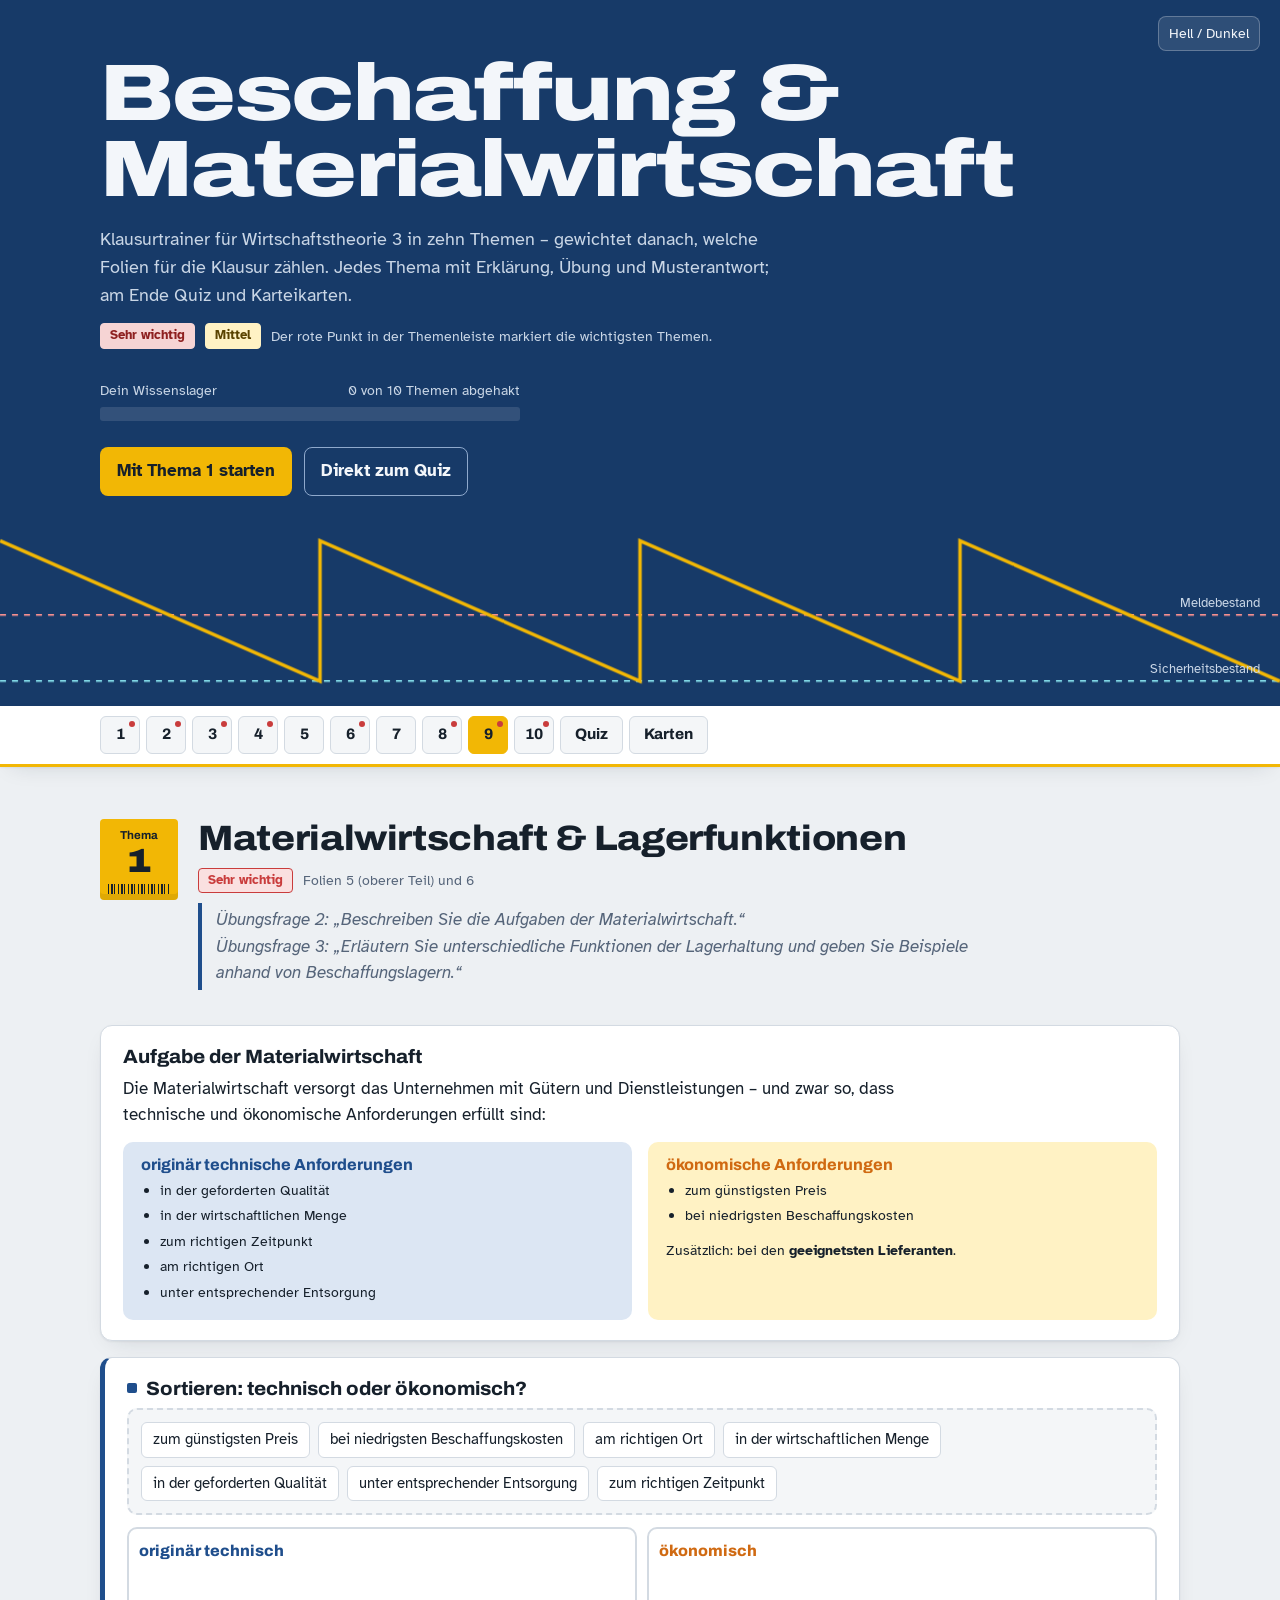
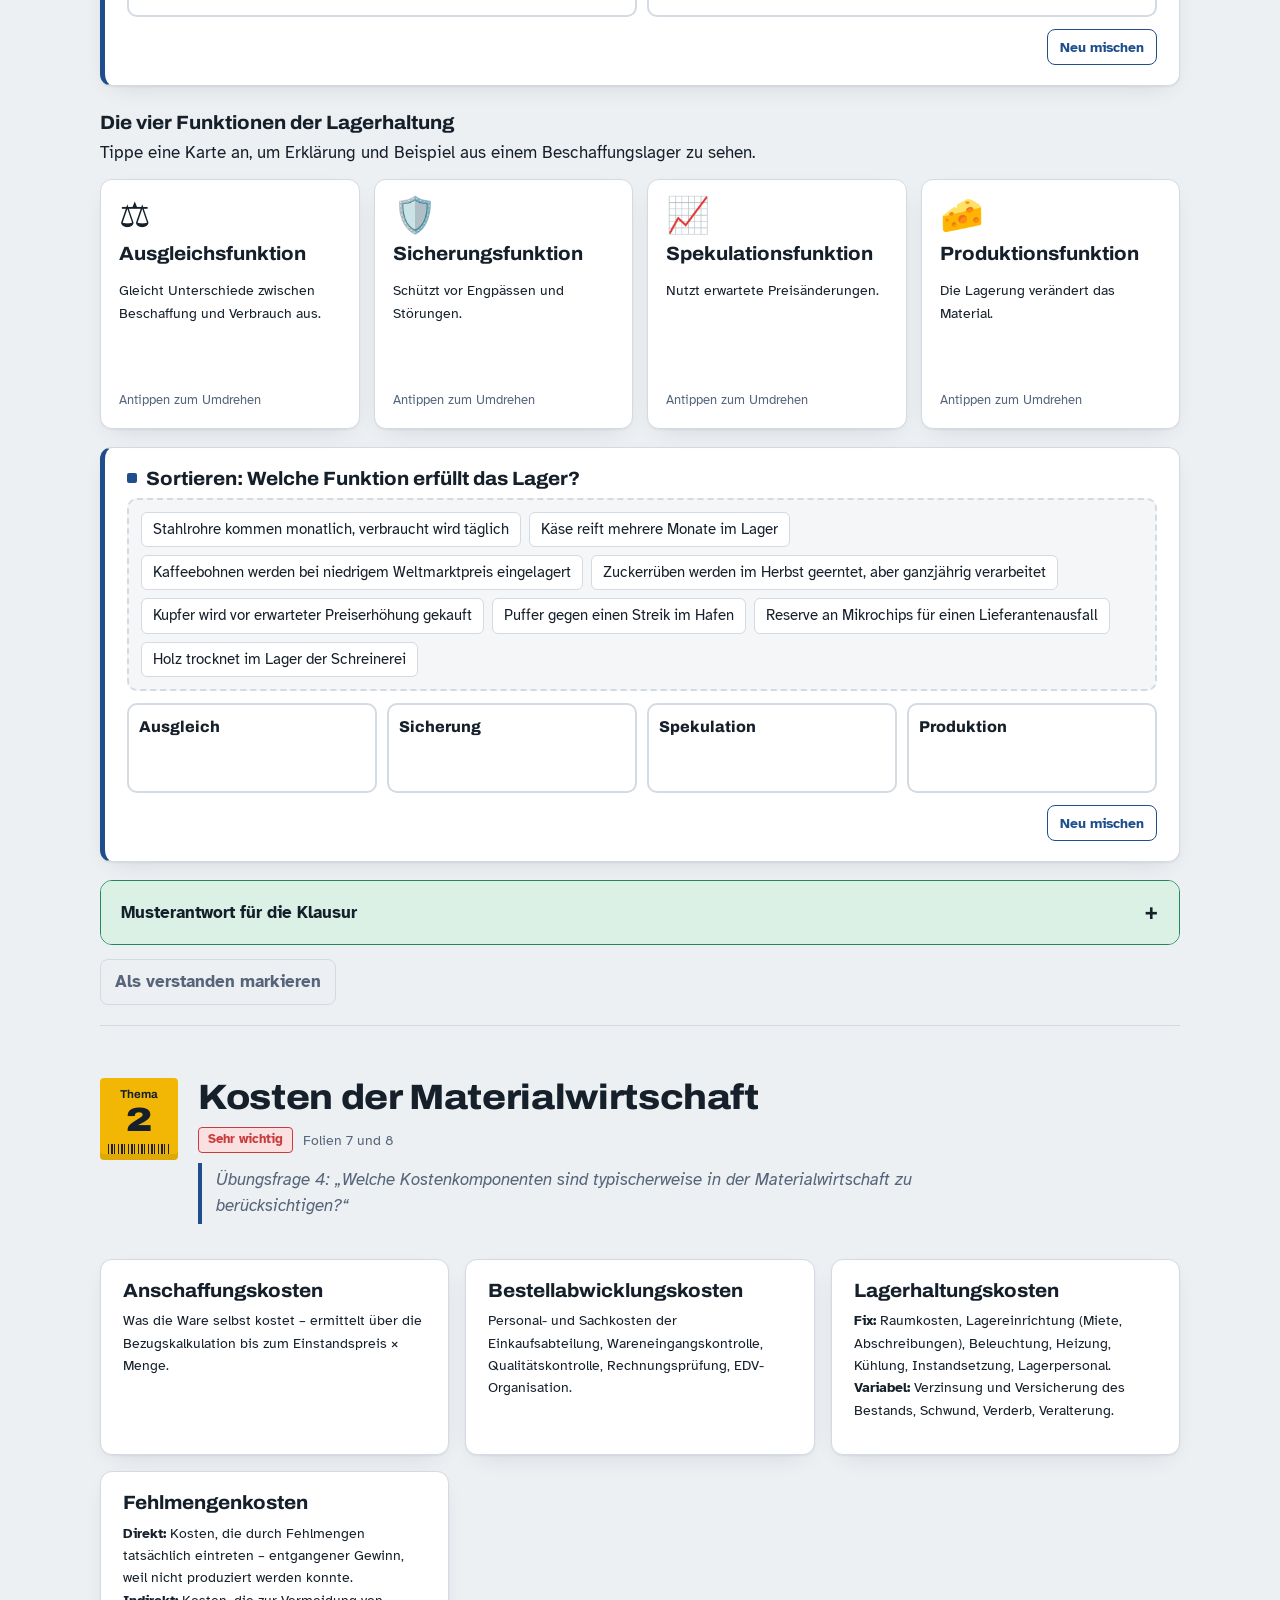
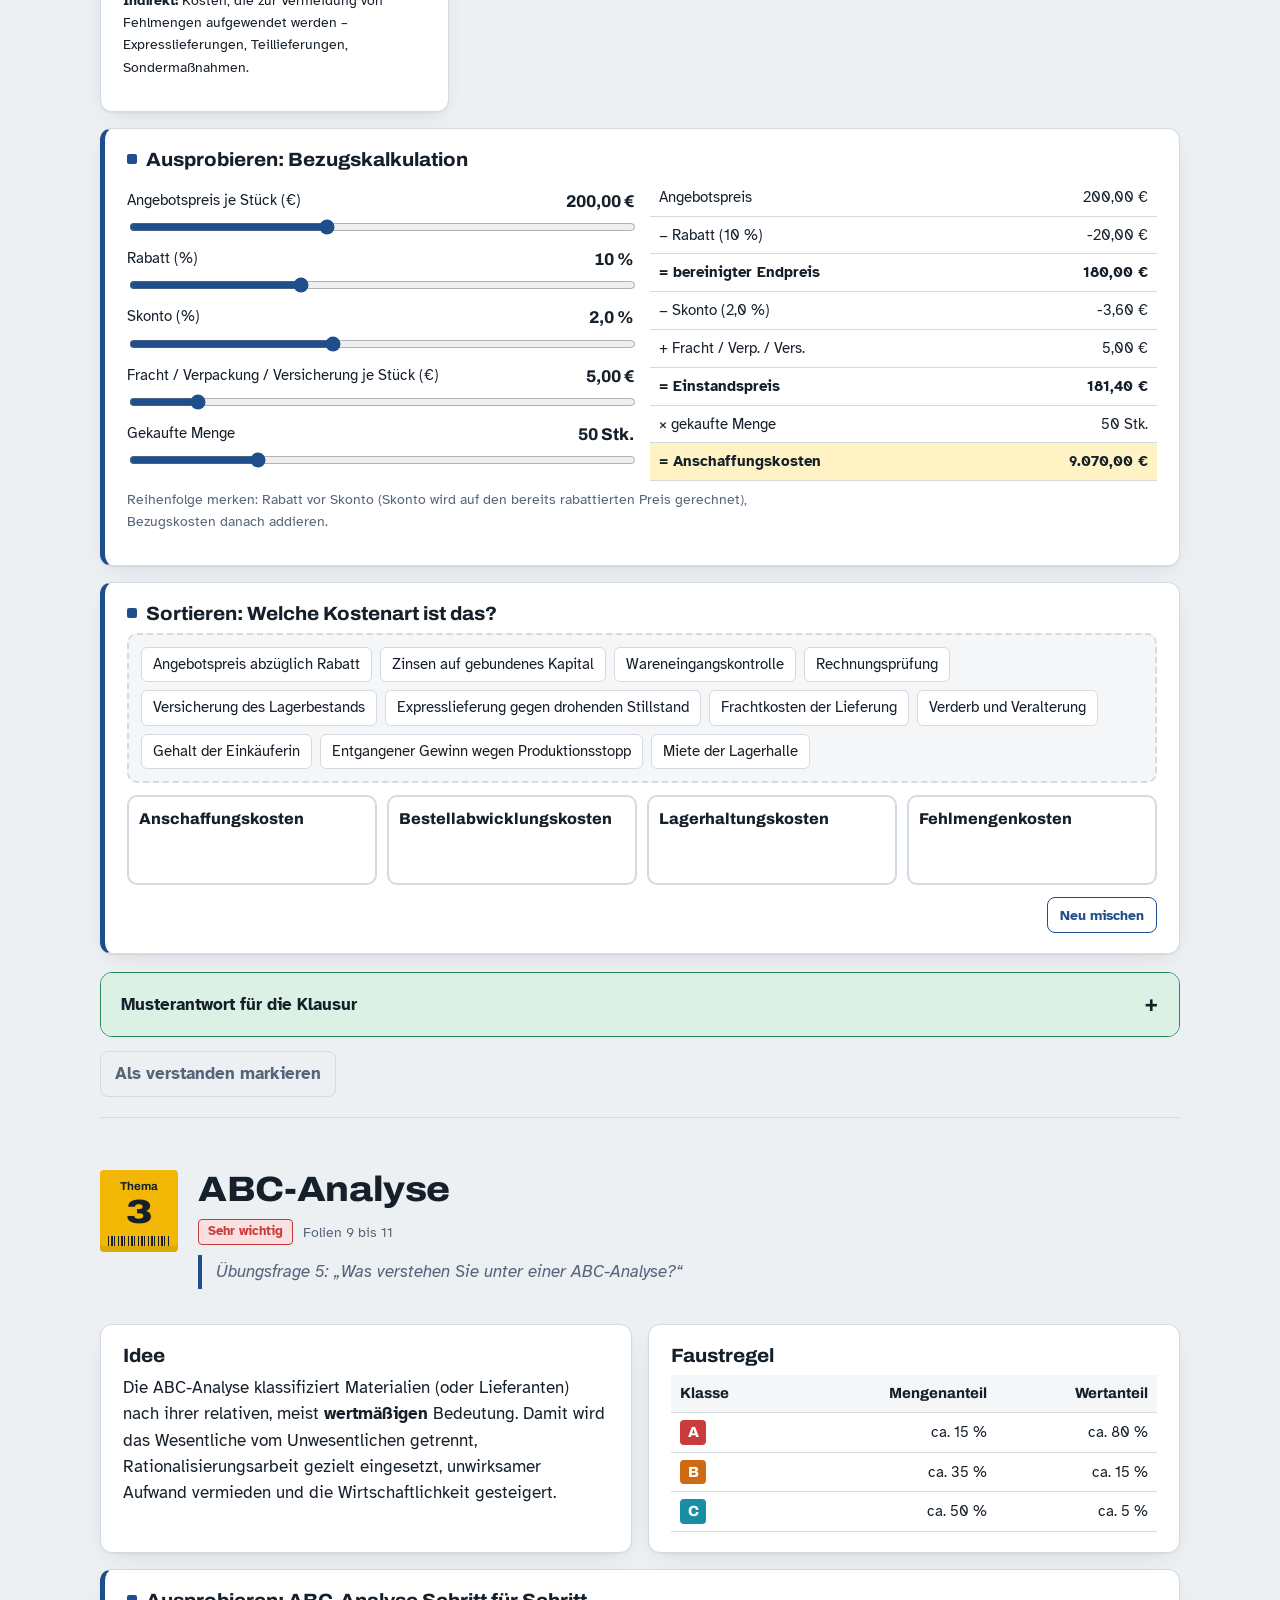
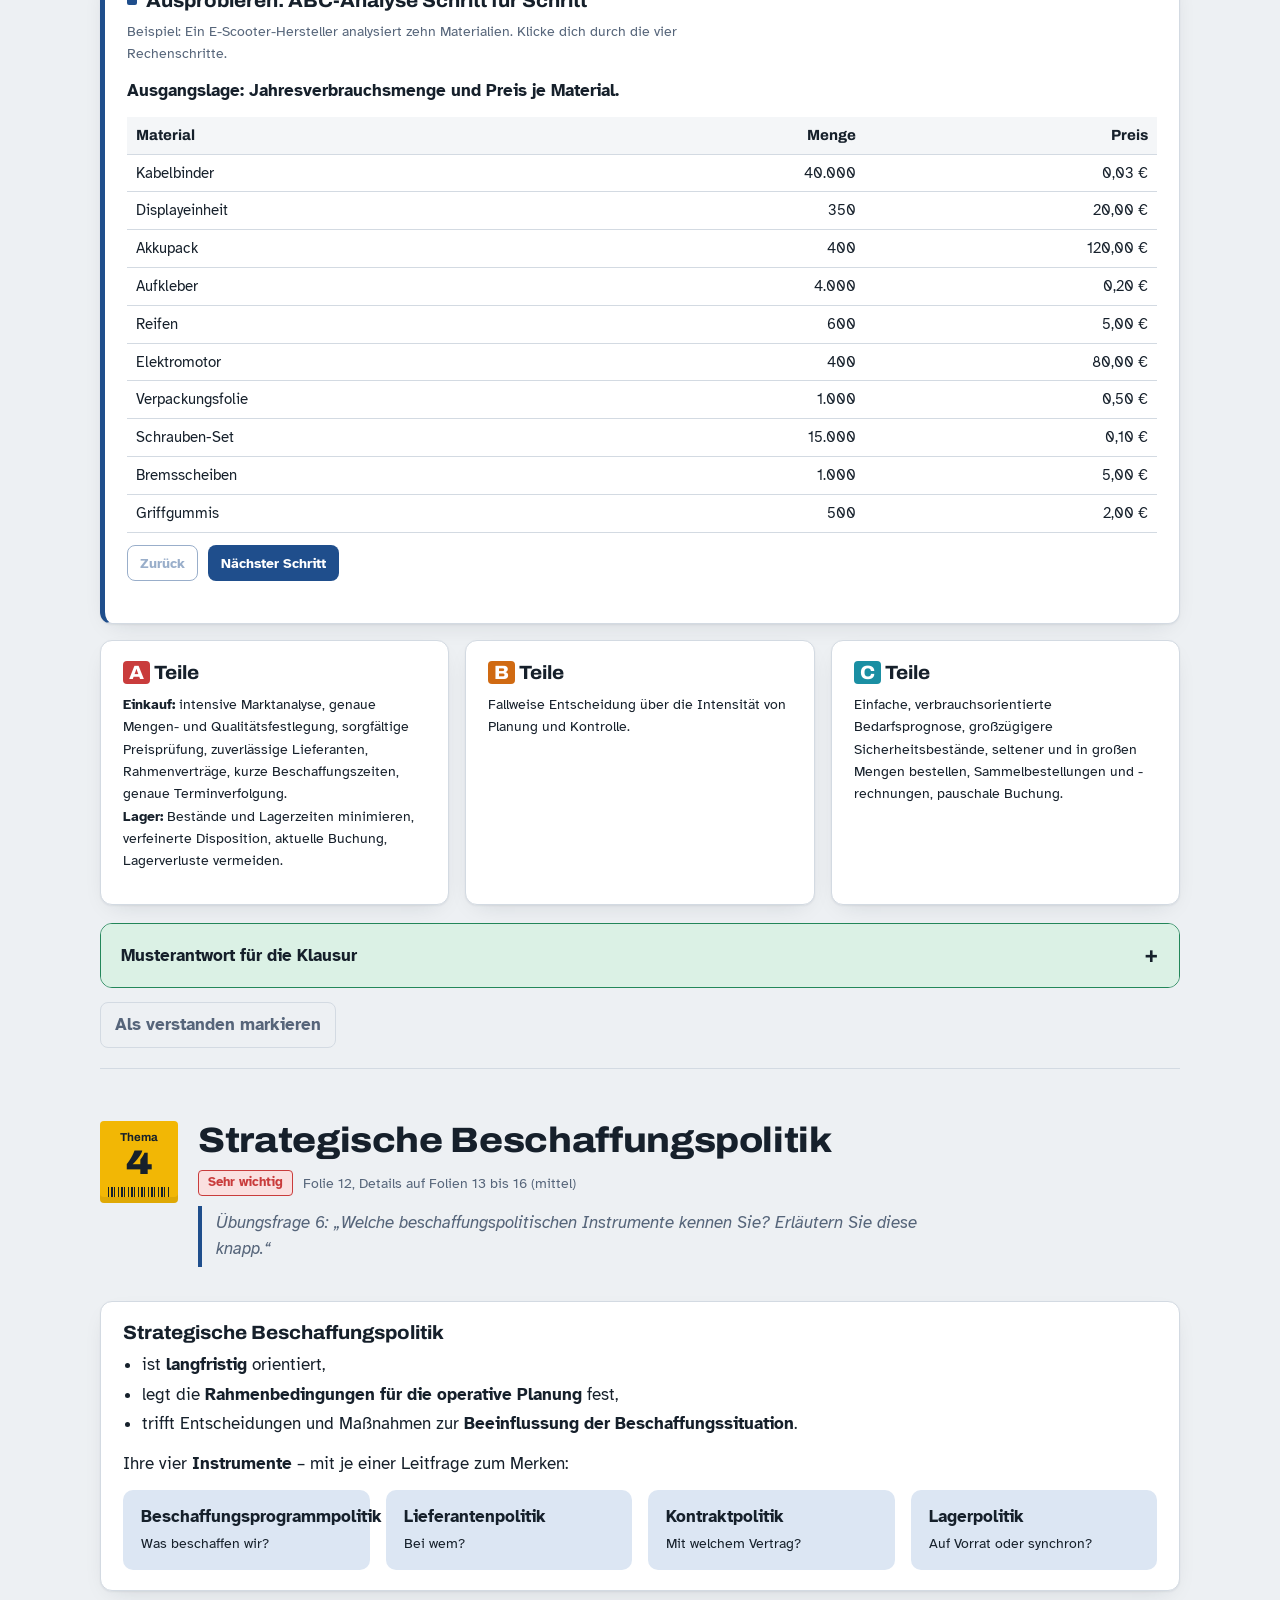
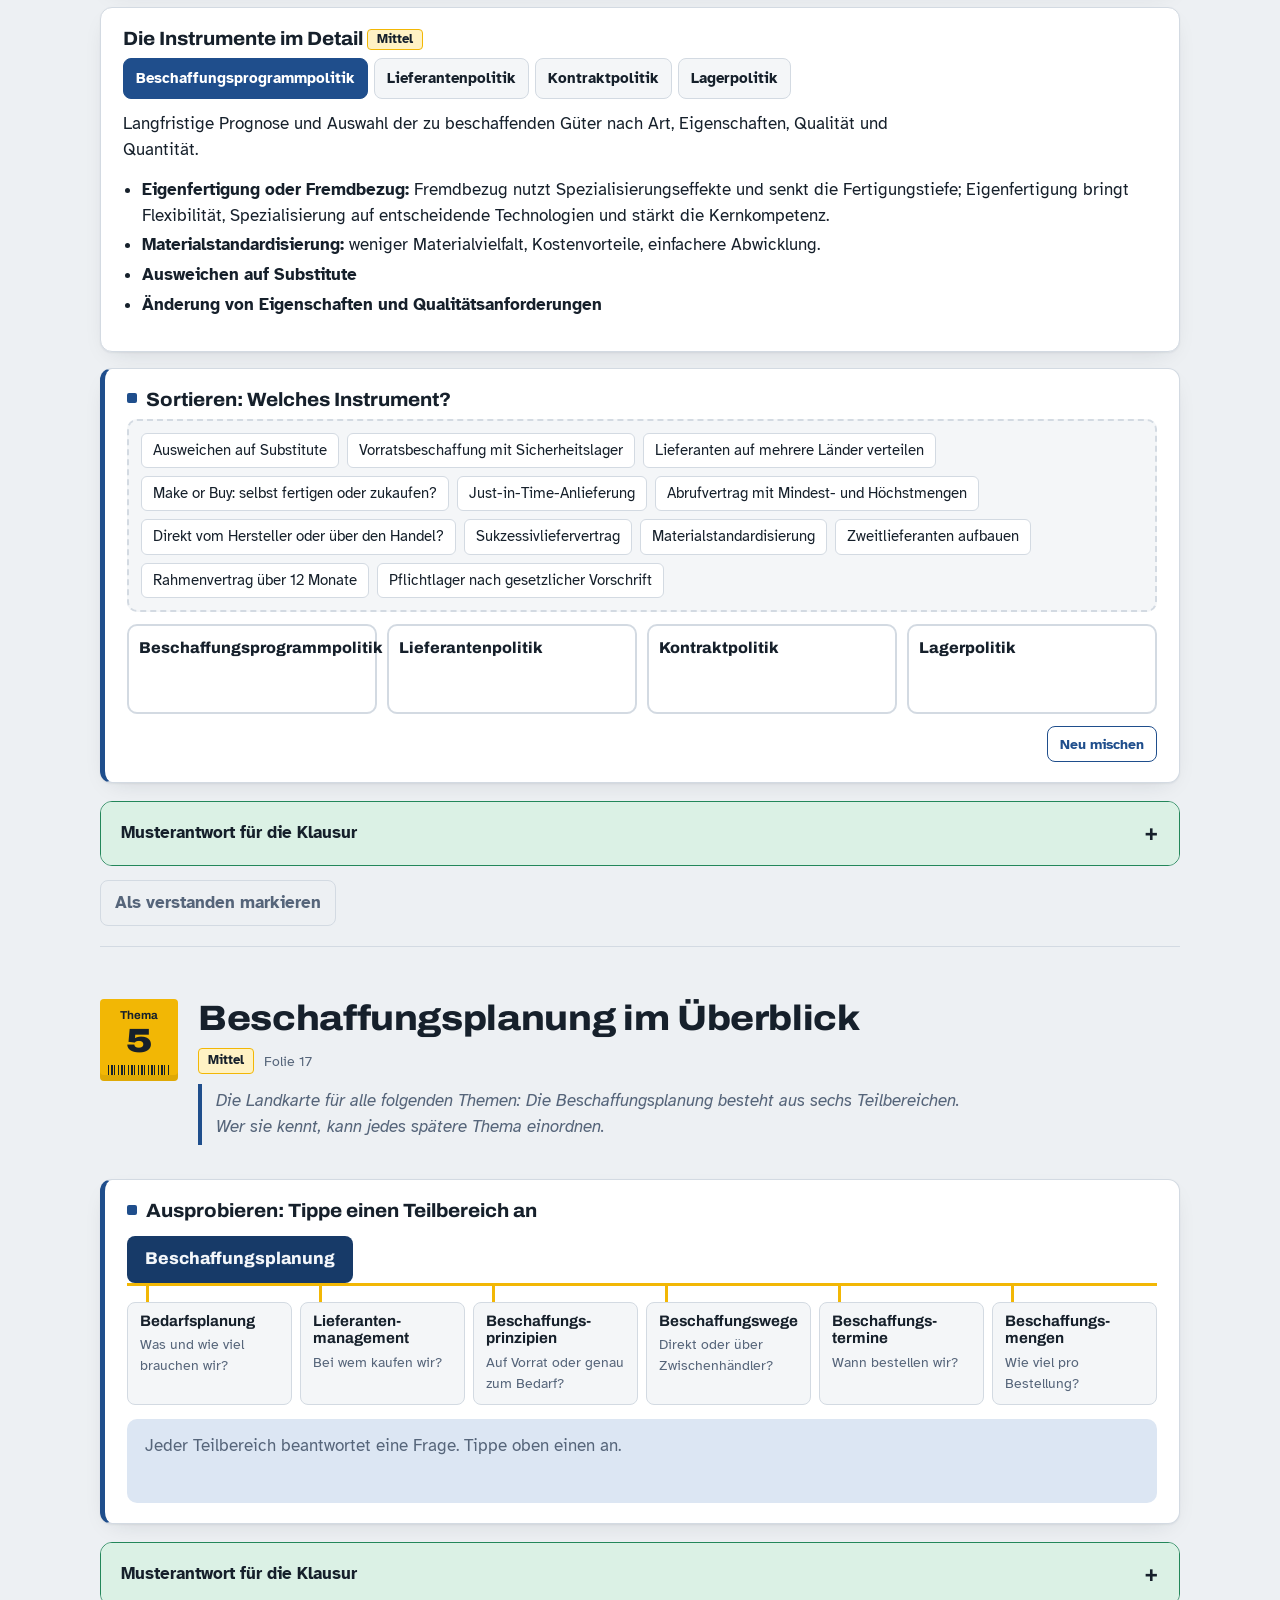
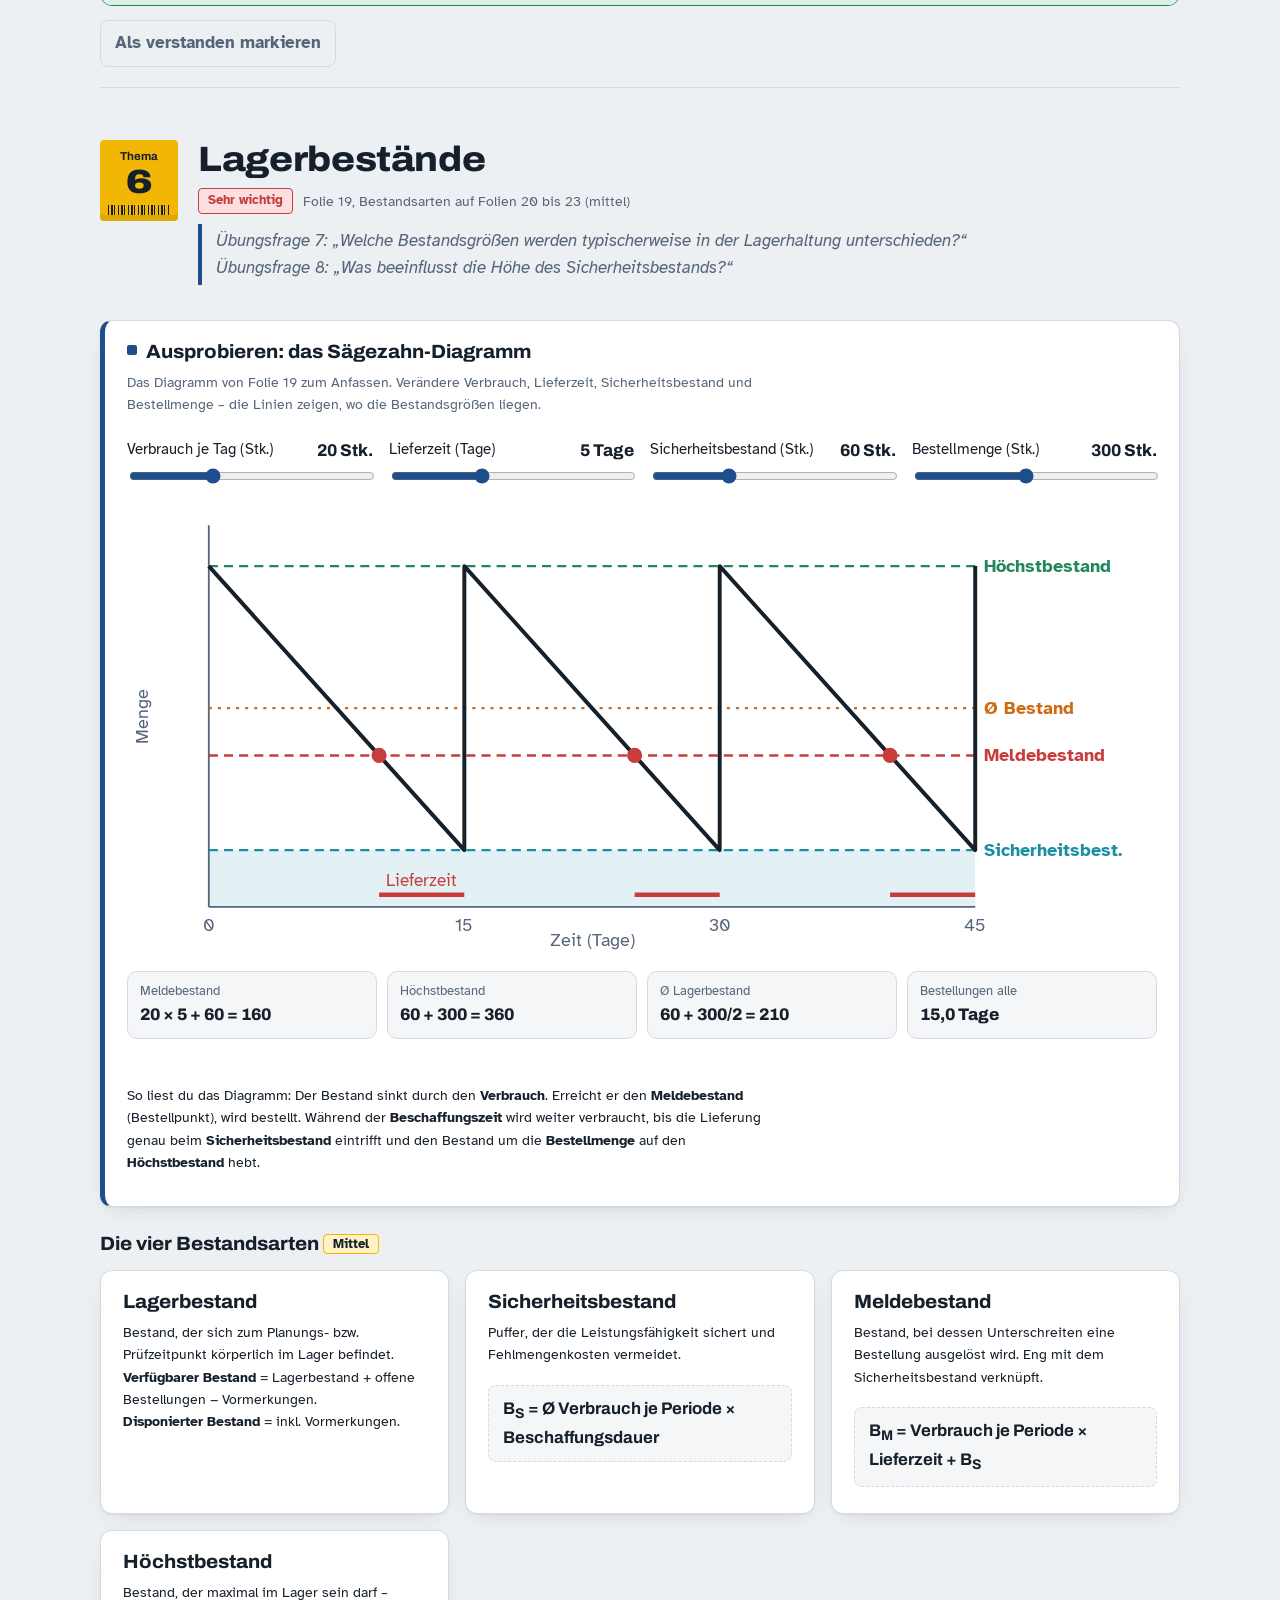
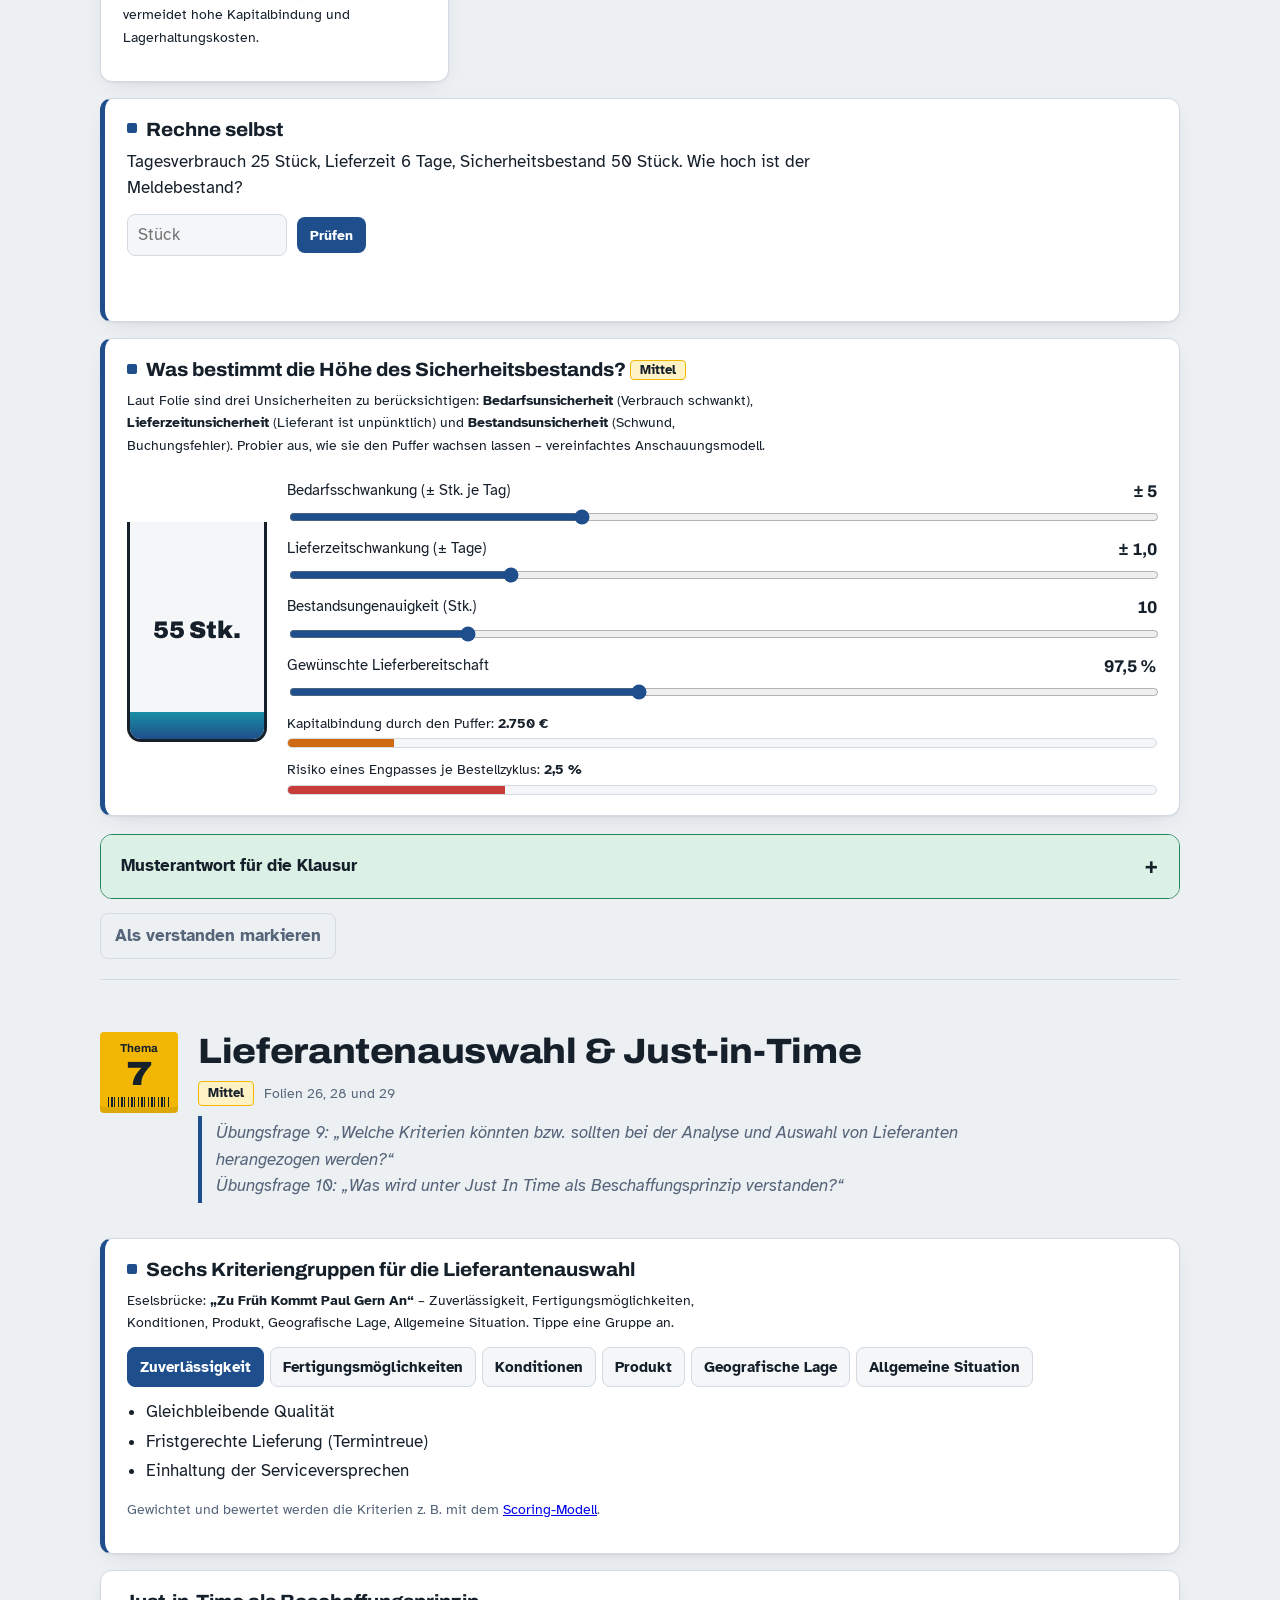
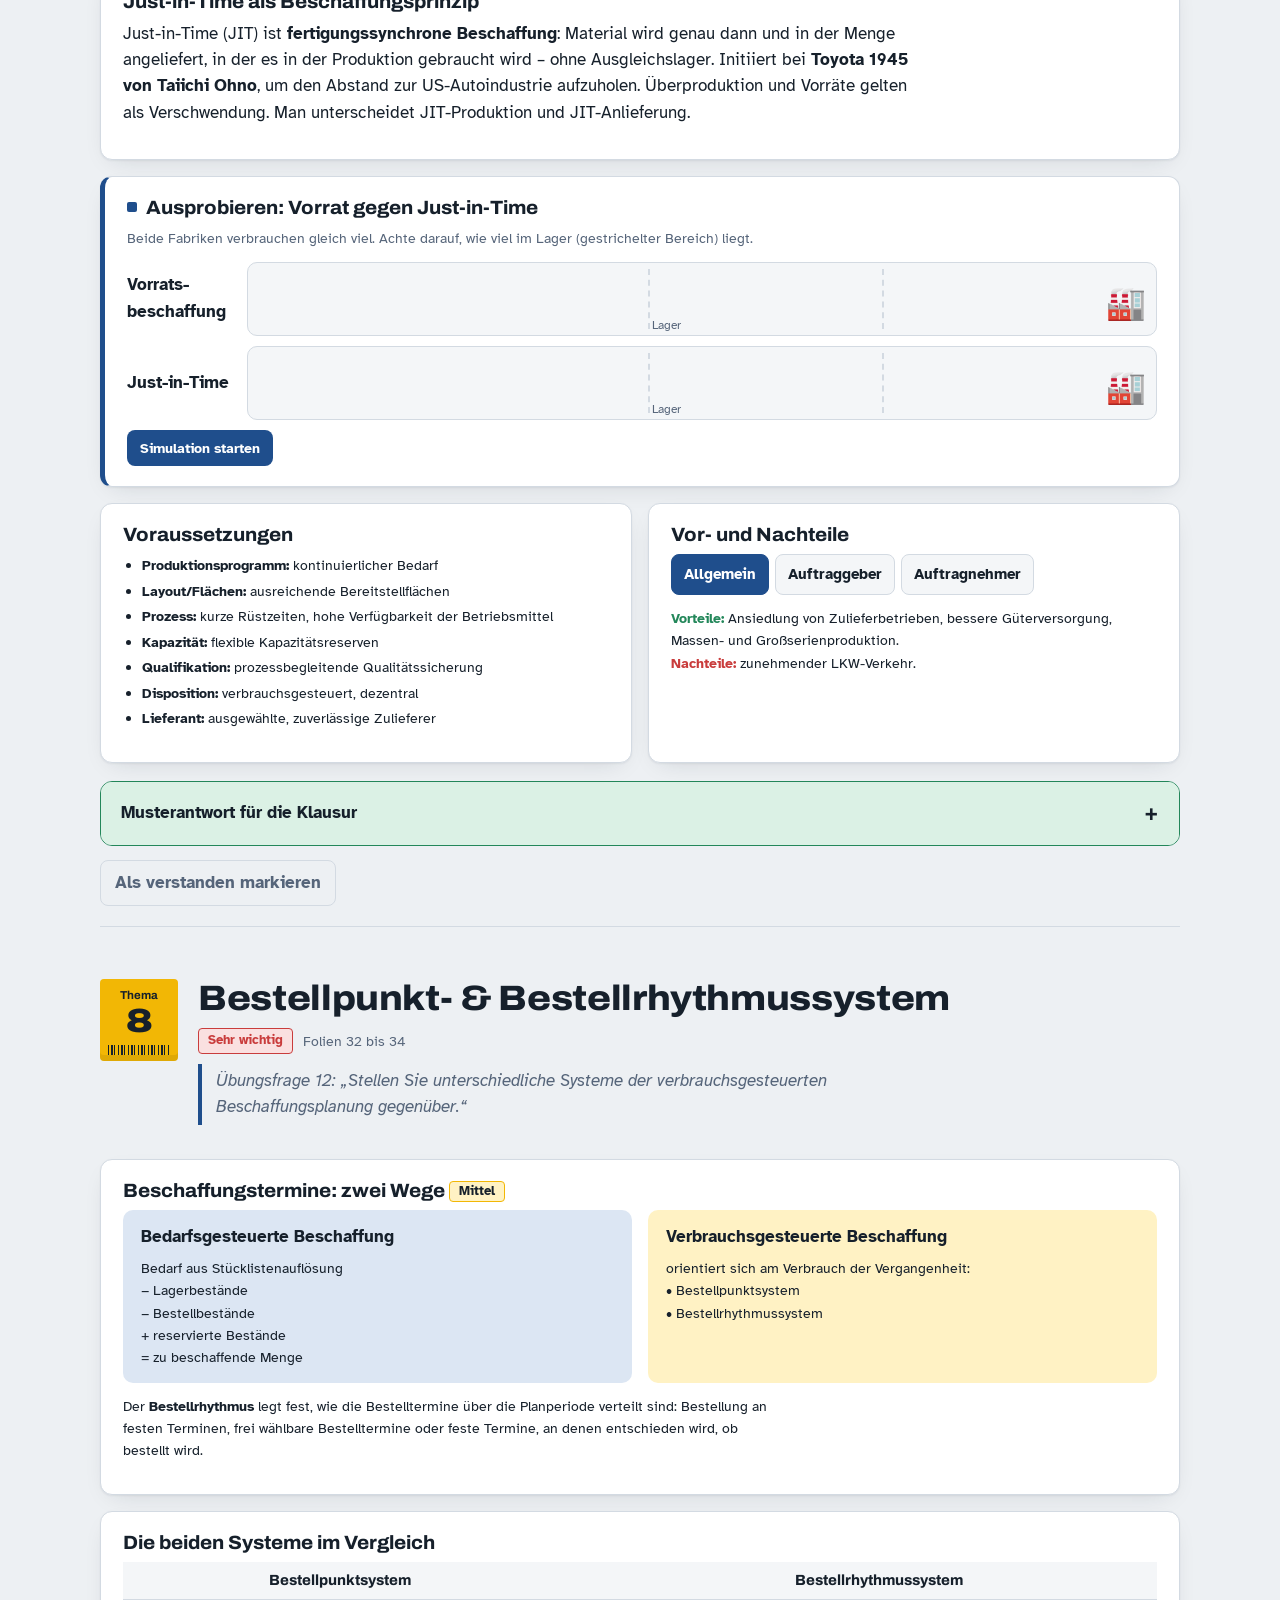
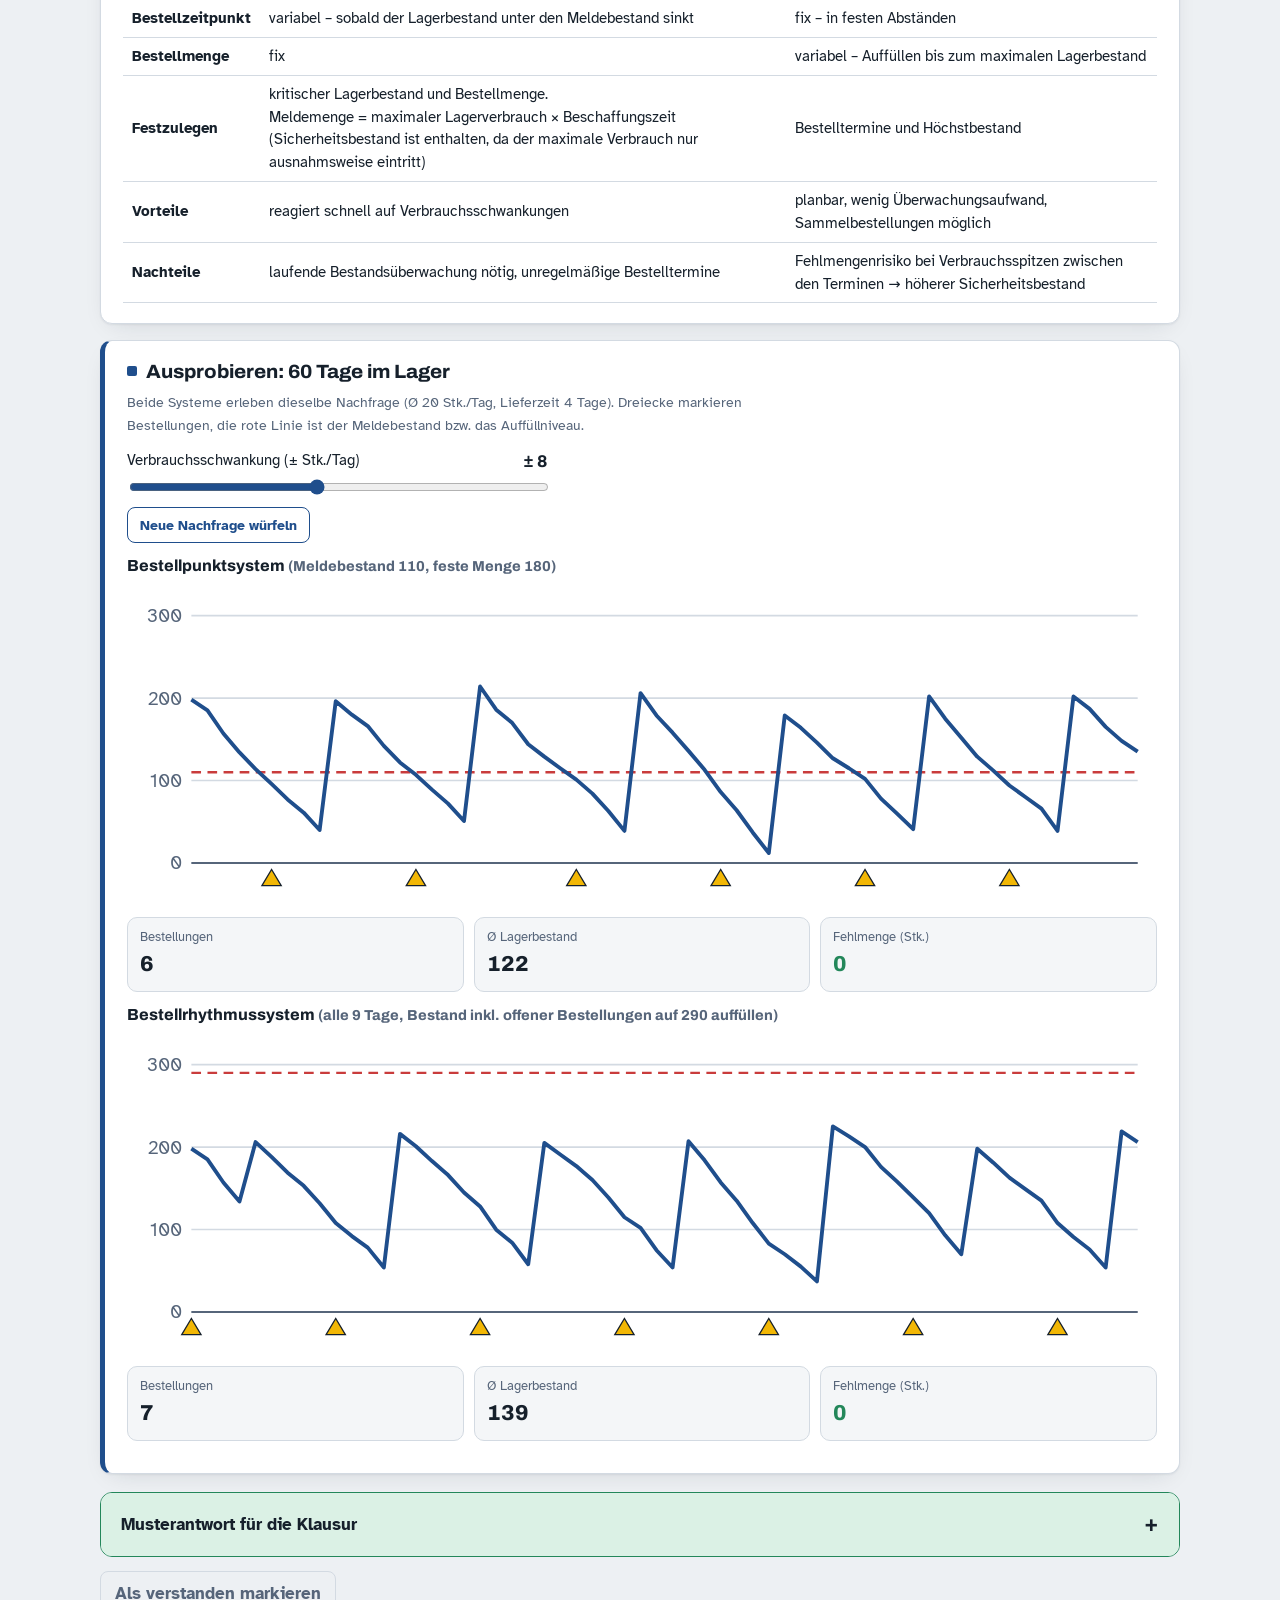
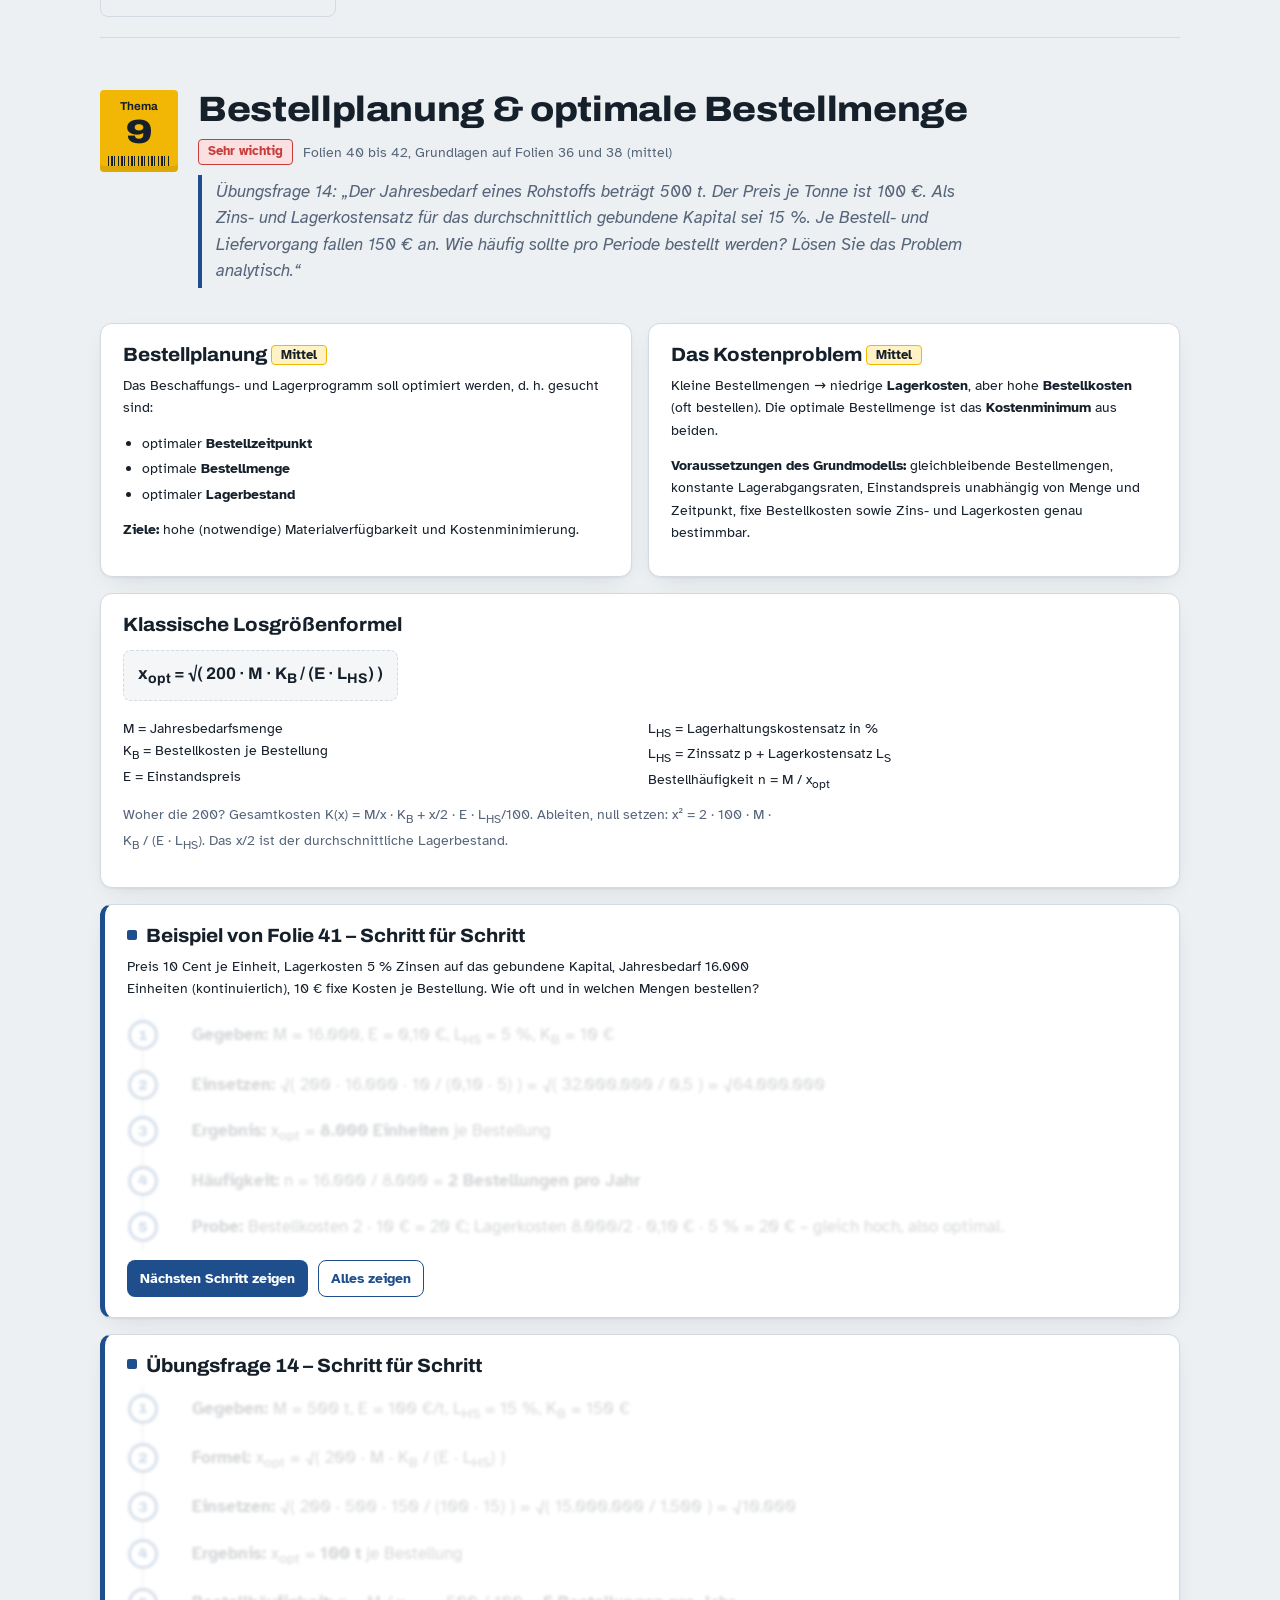
<file: exams/WIT/lernseite.html>
<!DOCTYPE html>
<html lang="de">
<head>
<meta charset="utf-8">
<meta name="viewport" content="width=device-width, initial-scale=1, viewport-fit=cover">
<title>WIT 3 Klausurtrainer – Beschaffung & Materialwirtschaft</title>
<link rel="preconnect" href="https://fonts.googleapis.com">
<link rel="preconnect" href="https://fonts.gstatic.com" crossorigin>
<link href="https://fonts.googleapis.com/css2?family=Archivo:wdth,wght@62..125,400..900&family=Atkinson+Hyperlegible:ital,wght@0,400;0,700;1,400&display=swap" rel="stylesheet">
<style>
:root{
  --bg:#EDF0F3; --surface:#FFFFFF; --surface-2:#F4F6F8; --ink:#16202B; --muted:#56657A; --line:#D3DAE2;
  --blue:#1F4E8C; --blue-soft:#DCE6F3; --rack:#173A68;
  --yellow:#F2B705; --yellow-soft:#FFF2C4;
  --green:#23875A; --green-soft:#DBF1E5; --red:#C93C3C; --red-soft:#FAE0E0; --orange:#D06A12; --cyan:#1A8FA3;
  --shadow:0 1px 2px rgba(22,32,43,.06),0 8px 24px -12px rgba(22,32,43,.18);
  box-sizing:border-box;
  padding-top:env(safe-area-inset-top,0px);
  padding-bottom:env(safe-area-inset-bottom,0px);
}
@media (prefers-color-scheme:dark){
  :root:not([data-theme="light"]){
    --bg:#0E151D; --surface:#16202B; --surface-2:#1B2733; --ink:#E4EAF1; --muted:#9BA9B9; --line:#2B3A4A;
    --blue:#77A7E8; --blue-soft:#1B2D46; --rack:#10294A;
    --yellow:#F5C33B; --yellow-soft:#3A3113;
    --green:#4CC38A; --green-soft:#153427; --red:#EF7373; --red-soft:#3D1E1E; --orange:#F0A050; --cyan:#4FC3D6;
    --shadow:0 1px 2px rgba(0,0,0,.3),0 8px 24px -12px rgba(0,0,0,.5);
  }
}
:root[data-theme="dark"]{
  --bg:#0E151D; --surface:#16202B; --surface-2:#1B2733; --ink:#E4EAF1; --muted:#9BA9B9; --line:#2B3A4A;
  --blue:#77A7E8; --blue-soft:#1B2D46; --rack:#10294A;
  --yellow:#F5C33B; --yellow-soft:#3A3113;
  --green:#4CC38A; --green-soft:#153427; --red:#EF7373; --red-soft:#3D1E1E; --orange:#F0A050; --cyan:#4FC3D6;
  --shadow:0 1px 2px rgba(0,0,0,.3),0 8px 24px -12px rgba(0,0,0,.5);
}
html{scroll-behavior:smooth;scroll-padding-top:calc(env(safe-area-inset-top,0px) + 72px)}
@media (prefers-reduced-motion:reduce){html{scroll-behavior:auto}*{animation-duration:.01ms!important;animation-iteration-count:1!important;transition-duration:.01ms!important}}
*,*::before,*::after{box-sizing:border-box}
body{margin:0;background:var(--bg);color:var(--ink);font-family:"Atkinson Hyperlegible",system-ui,-apple-system,"Segoe UI",sans-serif;font-size:17px;line-height:1.55;-webkit-font-smoothing:antialiased}
h1,h2,h3,h4,.disp{font-family:"Archivo","Arial Narrow",system-ui,sans-serif;line-height:1.1;margin:0}
h2{font-size:clamp(1.55rem,3.4vw,2.2rem);font-weight:800;font-stretch:110%;letter-spacing:-.01em}
h3{font-size:1.2rem;font-weight:750;font-stretch:105%;margin-bottom:.55rem}
h4{font-size:1rem;font-weight:750;margin-bottom:.35rem}
p{margin:.4rem 0 .8rem;max-width:72ch}
ul{margin:.3rem 0 .8rem;padding-left:1.2rem}
li{margin:.2rem 0}
button{font:inherit;color:inherit}
:focus-visible{outline:3px solid var(--yellow);outline-offset:2px;border-radius:4px}
img,svg{max-width:100%}
.wrap{max-width:1120px;margin:0 auto;padding:0 20px}
.muted{color:var(--muted)}
.small{font-size:.9rem}
strong{font-weight:700}

/* ---------- Hero ---------- */
.hero{position:relative;background:var(--rack);color:#F3F6FA;overflow:hidden}
.hero .wrap{position:relative;z-index:2;padding-top:56px;padding-bottom:210px}
.hero h1{font-size:clamp(2.3rem,7vw,5rem);font-weight:850;font-stretch:125%;letter-spacing:-.02em;line-height:.95;max-width:14ch}
.hero .lead{font-size:1.12rem;max-width:56ch;color:#C9D6E6;margin-top:18px}
.hero-actions{display:flex;flex-wrap:wrap;gap:12px;margin-top:26px;align-items:center}
.hero .btn{background:var(--yellow);color:#16202B}
.hero .btn.ghost{background:transparent;color:#F3F6FA;border-color:#8FA9CC}
.stock{margin-top:30px;max-width:420px}
.stock-label{display:flex;justify-content:space-between;font-size:.9rem;color:#C9D6E6;margin-bottom:6px}
.stock-bar{height:14px;background:rgba(255,255,255,.12);border-radius:3px;overflow:hidden;position:relative}
.stock-fill{height:100%;width:0;background:repeating-linear-gradient(90deg,var(--yellow) 0 18px,#E0A800 18px 20px);transition:width .8s cubic-bezier(.2,.8,.2,1)}
.hero-chart{position:absolute;left:0;right:0;bottom:0;height:190px;z-index:1;pointer-events:none}
.hero-chart svg{width:100%;height:100%}
.saw{fill:none;stroke:var(--yellow);stroke-width:3.5;vector-effect:non-scaling-stroke;stroke-dasharray:6000;stroke-dashoffset:6000;animation:draw 3.2s .3s cubic-bezier(.5,0,.2,1) forwards}
.hline{stroke-width:1.5;vector-effect:non-scaling-stroke;stroke-dasharray:6 6;opacity:0;animation:fade .6s 2.6s forwards}
.hlabel{position:absolute;right:20px;font-size:.8rem;color:#C9D6E6;opacity:0;animation:fade .6s 2.8s forwards}
.theme-toggle{position:absolute;top:16px;right:20px;z-index:3;background:rgba(255,255,255,.1);border:1px solid rgba(255,255,255,.25);color:#F3F6FA;border-radius:8px;padding:6px 10px;cursor:pointer;font-size:.85rem}
@keyframes draw{to{stroke-dashoffset:0}}
@keyframes fade{to{opacity:1}}

/* ---------- Nav ---------- */
.nav{position:sticky;top:env(safe-area-inset-top,0px);z-index:20;background:var(--surface);border-bottom:3px solid var(--yellow);box-shadow:var(--shadow)}
.nav .wrap{display:flex;gap:6px;overflow-x:auto;padding-top:10px;padding-bottom:10px;scrollbar-width:thin}
.bin{flex:0 0 auto;min-width:40px;height:38px;padding:0 10px;display:inline-flex;align-items:center;justify-content:center;border:1.5px solid var(--line);border-radius:6px;background:var(--surface-2);font-family:"Archivo",sans-serif;font-weight:750;font-size:.95rem;text-decoration:none;color:var(--ink);transition:background .2s,border-color .2s}
.bin:hover{border-color:var(--blue)}
.bin.done{background:var(--green-soft);border-color:var(--green)}
.bin.active{background:var(--yellow);border-color:var(--yellow);color:#16202B}
.bin.wide{padding:0 14px}

/* ---------- Topics ---------- */
main{padding:24px 0 80px}
.topic{padding:52px 0 20px;border-bottom:1px solid var(--line)}
.topic-head{display:grid;grid-template-columns:auto 1fr;gap:20px;align-items:start;margin-bottom:22px}
.label{width:78px;background:var(--yellow);color:#16202B;border-radius:4px;padding:8px 8px 6px;text-align:center;font-family:"Archivo",sans-serif;box-shadow:inset 0 -6px 0 rgba(0,0,0,.08)}
.label small{display:block;font-size:.72rem;font-weight:700}
.label b{display:block;font-size:2.1rem;font-weight:900;font-stretch:120%;line-height:1}
.label .code{display:block;height:10px;margin-top:6px;background:repeating-linear-gradient(90deg,#16202B 0 1px,transparent 1px 3px,#16202B 3px 5px,transparent 5px 6px,#16202B 6px 7px,transparent 7px 10px)}
.exam-q{margin-top:10px;border-left:4px solid var(--blue);padding:4px 0 4px 14px;font-style:italic;color:var(--muted);max-width:70ch}
.cols{display:grid;grid-template-columns:repeat(auto-fit,minmax(270px,1fr));gap:16px;margin:16px 0}
.panel{background:var(--surface);border:1px solid var(--line);border-radius:12px;padding:20px 22px;box-shadow:var(--shadow);min-width:0}
.panel.bench{border-left:5px solid var(--blue)}
.panel.bench > h3::before{content:"";display:inline-block;width:10px;height:10px;background:var(--blue);border-radius:2px;margin-right:9px;vertical-align:.12em}
.panel + .panel{margin-top:16px}
.cols .panel + .panel{margin-top:0}
.key{background:var(--blue-soft);border-radius:10px;padding:14px 18px;margin:12px 0}
.key p:last-child,.key ul:last-child{margin-bottom:0}
.formula{font-family:"Archivo",sans-serif;font-weight:700;font-stretch:100%;background:var(--surface-2);border:1px dashed var(--line);border-radius:8px;padding:10px 14px;display:inline-block;margin:6px 0;font-size:1.05rem}
.btn{display:inline-flex;align-items:center;gap:8px;background:var(--blue);color:#fff;border:1.5px solid transparent;border-radius:8px;padding:10px 16px;font-weight:700;cursor:pointer;text-decoration:none;transition:transform .15s,filter .15s}
.btn:hover{filter:brightness(1.08)}
.btn:active{transform:translateY(1px)}
.btn.ghost{background:transparent;color:var(--blue);border-color:var(--blue)}
.btn.sm{padding:6px 12px;font-size:.9rem}
.btn[disabled]{opacity:.45;cursor:not-allowed}
:root[data-theme="dark"] .btn:not(.ghost){color:#0E151D}
@media (prefers-color-scheme:dark){:root:not([data-theme="light"]) .btn:not(.ghost){color:#0E151D}}
.hero .btn:not(.ghost){color:#16202B}
.row{display:flex;flex-wrap:wrap;gap:10px;align-items:center}
details.answer{margin-top:18px;background:var(--surface);border:1.5px solid var(--green);border-radius:12px;overflow:hidden}
details.answer summary{cursor:pointer;padding:14px 20px;font-weight:700;list-style:none;display:flex;justify-content:space-between;align-items:center;background:var(--green-soft)}
details.answer summary::-webkit-details-marker{display:none}
details.answer summary::after{content:"+";font-family:"Archivo";font-size:1.4rem;font-weight:800;transition:transform .25s}
details.answer[open] summary::after{transform:rotate(45deg)}
details.answer .inner{padding:6px 20px 16px}
.done-btn{margin-top:14px;background:transparent;border:1.5px solid var(--line);border-radius:8px;padding:9px 14px;cursor:pointer;font-weight:700;color:var(--muted)}
.done-btn.on{background:var(--green);border-color:var(--green);color:#fff}

/* range + inputs */
input[type=range]{width:100%;accent-color:var(--blue)}
.slider{display:grid;grid-template-columns:1fr auto;gap:2px 10px;margin:10px 0}
.slider label{font-size:.92rem}
.slider output{font-family:"Archivo",sans-serif;font-weight:750;text-align:right}
.slider input{grid-column:1/-1}
input[type=number],select,input[type=text]{font:inherit;background:var(--surface-2);color:var(--ink);border:1.5px solid var(--line);border-radius:8px;padding:7px 10px;width:100%}
.stat-row{display:grid;grid-template-columns:repeat(auto-fit,minmax(130px,1fr));gap:10px;margin:12px 0}
.stat{background:var(--surface-2);border-radius:10px;padding:10px 12px;border:1px solid var(--line)}
.stat small{display:block;color:var(--muted);font-size:.8rem}
.stat b{font-family:"Archivo",sans-serif;font-size:1.35rem;font-weight:800}
.chart-box{overflow-x:auto;margin:8px 0}
.chart-box svg{display:block;min-width:520px;width:100%;height:auto}
.axis{stroke:var(--muted);stroke-width:1.2}
.gridl{stroke:var(--line);stroke-width:1}
.svgtxt{fill:var(--muted);font-size:12px;font-family:"Atkinson Hyperlegible",sans-serif}
.feedback{margin-top:8px;font-weight:700;min-height:1.4em}
.feedback.ok{color:var(--green)}
.feedback.no{color:var(--red)}

/* sorter */
.sorter-pool{display:flex;flex-wrap:wrap;gap:8px;padding:12px;border:2px dashed var(--line);border-radius:10px;min-height:56px;margin-bottom:12px;background:var(--surface-2)}
.sorter-pool:empty::after{content:"Alles einsortiert.";color:var(--muted)}
.chip{border:1.5px solid var(--line);background:var(--surface);border-radius:6px;padding:7px 11px;cursor:grab;font-size:.93rem;text-align:left;line-height:1.3;transition:border-color .15s,background .15s,transform .15s}
.chip:hover{border-color:var(--blue)}
.chip.sel{border-color:var(--blue);background:var(--blue-soft);transform:translateY(-2px)}
.chip.ok{border-color:var(--green);background:var(--green-soft);cursor:default;animation:pop .35s}
.chip.bad{animation:shake .45s;border-color:var(--red);background:var(--red-soft)}
.buckets{display:grid;grid-template-columns:repeat(auto-fit,minmax(180px,1fr));gap:10px}
.bucket{border:2px solid var(--line);border-radius:10px;padding:10px;min-height:90px;cursor:pointer;background:var(--surface);transition:border-color .15s,background .15s}
.bucket.hot{border-color:var(--blue);background:var(--blue-soft)}
.bucket-title{font-family:"Archivo",sans-serif;font-weight:800;margin-bottom:8px;font-size:.98rem}
.bucket-items{display:flex;flex-wrap:wrap;gap:6px}
.bucket-items .chip{font-size:.83rem;padding:4px 8px}
.sorter-foot{display:flex;justify-content:space-between;align-items:center;gap:10px;margin-top:12px;flex-wrap:wrap}
.sorter-msg{font-weight:700;font-size:.95rem}
@keyframes shake{0%,100%{transform:translateX(0)}20%{transform:translateX(-6px)}40%{transform:translateX(6px)}60%{transform:translateX(-4px)}80%{transform:translateX(4px)}}
@keyframes pop{0%{transform:scale(.8)}60%{transform:scale(1.07)}100%{transform:scale(1)}}

/* flip cards */
.flips{display:grid;grid-template-columns:repeat(auto-fit,minmax(230px,1fr));gap:14px}
.flip{perspective:1000px;min-height:250px;cursor:pointer;background:none;border:0;padding:0;text-align:left}
.flip-inner{position:relative;width:100%;height:100%;min-height:250px;transition:transform .6s cubic-bezier(.3,.7,.2,1);transform-style:preserve-3d}
.flip.flipped .flip-inner{transform:rotateY(180deg)}
.face{position:absolute;inset:0;backface-visibility:hidden;-webkit-backface-visibility:hidden;border-radius:12px;padding:18px;border:1px solid var(--line);background:var(--surface);box-shadow:var(--shadow);display:flex;flex-direction:column}
.face.back{transform:rotateY(180deg);background:var(--blue-soft);font-size:.93rem}
.face .ico{font-size:2.2rem;line-height:1;margin-bottom:10px}
.face .hint{margin-top:auto;font-size:.82rem;color:var(--muted)}

/* chain */
.chain{display:flex;flex-wrap:wrap;gap:8px;margin:12px 0}
.station{flex:1 1 130px;border:1.5px solid var(--line);border-radius:8px;padding:10px;background:var(--surface-2);font-size:.9rem;transition:background .3s,border-color .3s,transform .3s}
.station b{display:block;font-family:"Archivo",sans-serif;font-size:.95rem}
.station.lit{background:var(--yellow-soft);border-color:var(--yellow);transform:translateY(-3px)}
.chain-note{min-height:3em;font-size:.95rem}

/* tabs */
.tabs{display:flex;flex-wrap:wrap;gap:6px;margin-bottom:12px}
.tab{border:1.5px solid var(--line);background:var(--surface-2);padding:8px 12px;border-radius:8px;cursor:pointer;font-weight:700;font-size:.92rem}
.tab.on{background:var(--blue);border-color:var(--blue);color:#fff}
:root[data-theme="dark"] .tab.on{color:#0E151D}
@media (prefers-color-scheme:dark){:root:not([data-theme="light"]) .tab.on{color:#0E151D}}
.tabpane{display:none;animation:fade .3s}
.tabpane.on{display:block;opacity:1}

/* tables */
.tbl-wrap{overflow-x:auto}
table{border-collapse:collapse;width:100%;font-size:.92rem}
th,td{padding:7px 9px;border-bottom:1px solid var(--line);text-align:right;white-space:nowrap}
th:first-child,td:first-child{text-align:left}
th{font-family:"Archivo",sans-serif;font-weight:750;background:var(--surface-2)}
tr.flash td{animation:flashrow .7s}
@keyframes flashrow{from{background:var(--yellow-soft)}to{background:transparent}}
.cls{display:inline-block;min-width:26px;text-align:center;border-radius:4px;font-weight:800;font-family:"Archivo",sans-serif;padding:1px 6px;color:#fff}
.cls.A{background:var(--red)}.cls.B{background:var(--orange)}.cls.C{background:var(--cyan)}

/* tank */
.tank-wrap{display:grid;grid-template-columns:140px 1fr;gap:20px;align-items:center}
.tank{height:220px;border:3px solid var(--ink);border-top:0;border-radius:0 0 14px 14px;position:relative;overflow:hidden;background:var(--surface-2)}
.tank .water{position:absolute;left:0;right:0;bottom:0;background:linear-gradient(var(--cyan),var(--blue));transition:height .6s cubic-bezier(.2,.8,.2,1)}
.tank .val{position:absolute;inset:0;display:flex;align-items:center;justify-content:center;font-family:"Archivo",sans-serif;font-weight:900;font-size:1.5rem;color:var(--ink);text-shadow:0 0 6px var(--surface)}
.meter{height:10px;background:var(--surface-2);border-radius:5px;overflow:hidden;border:1px solid var(--line)}
.meter i{display:block;height:100%;transition:width .5s}

/* JIT lanes */
.lane{display:grid;grid-template-columns:110px 1fr;gap:10px;align-items:center;margin:10px 0}
.lane-track{position:relative;height:74px;background:var(--surface-2);border-radius:10px;border:1px solid var(--line);overflow:hidden}
.truck{position:absolute;top:18px;left:-40px;font-size:1.8rem;transition:left .6s linear}
.store{position:absolute;left:44%;top:6px;bottom:6px;width:26%;border-left:2px dashed var(--line);border-right:2px dashed var(--line);display:flex;flex-wrap:wrap-reverse;align-content:flex-start;gap:2px;padding:4px}
.store span{font-size:.95rem;line-height:1}
.factory{position:absolute;right:10px;top:16px;font-size:2rem}
.lane-cap{font-size:.78rem;position:absolute;left:44%;bottom:-1px;color:var(--muted);padding-left:4px}

/* puzzle */
.puzzle{display:flex;flex-wrap:wrap;gap:8px;margin:10px 0}
.slots{display:grid;gap:6px;margin:10px 0}
.slot{border:2px dashed var(--line);border-radius:8px;padding:9px 12px;min-height:44px;display:flex;gap:10px;align-items:center;font-size:.95rem}
.slot.filled{border-style:solid;border-color:var(--green);background:var(--green-soft);animation:pop .35s}
.slot .n{font-family:"Archivo";font-weight:900;color:var(--muted);width:22px}
.stack{display:flex;height:42px;border-radius:8px;overflow:hidden;margin:10px 0;border:1px solid var(--line)}
.stack div{display:flex;align-items:center;justify-content:center;font-size:.78rem;font-weight:700;color:#fff;transition:flex-grow .4s;overflow:hidden;white-space:nowrap;min-width:0}

/* steps */
.steps{counter-reset:s;list-style:none;padding:0;margin:10px 0}
.steps li{counter-increment:s;position:relative;padding:10px 12px 10px 48px;border-left:3px solid var(--line);margin:0 0 0 14px}
.steps li::before{content:counter(s);position:absolute;left:-16px;top:8px;width:30px;height:30px;border-radius:50%;background:var(--surface);border:3px solid var(--blue);display:flex;align-items:center;justify-content:center;font-family:"Archivo";font-weight:900;font-size:.9rem;color:var(--blue)}
.reveal-steps li{opacity:.18;filter:blur(1.5px);transition:opacity .4s,filter .4s}
.reveal-steps li.shown{opacity:1;filter:none}

/* scoring */
.sc-table input[type=number]{width:64px;padding:5px 6px;text-align:right}
.sc-table input[type=range]{width:110px;vertical-align:middle}
.sc-table td{vertical-align:middle}
.bars{display:grid;gap:10px;margin-top:12px}
.bar-row{display:grid;grid-template-columns:150px 1fr 70px;gap:10px;align-items:center}
.bar-track{height:26px;background:var(--surface-2);border-radius:6px;overflow:hidden;border:1px solid var(--line)}
.bar-fill{height:100%;background:var(--blue);transition:width .5s cubic-bezier(.2,.8,.2,1);display:flex;align-items:center;justify-content:flex-end;padding-right:8px;color:#fff;font-weight:800;font-size:.8rem}
.bar-fill.win{background:var(--green)}
.rank{font-family:"Archivo";font-weight:900;font-size:1.1rem}

/* quiz */
.quiz-card{background:var(--surface);border:1px solid var(--line);border-radius:14px;padding:24px;box-shadow:var(--shadow);max-width:820px}
.qprog{height:8px;background:var(--surface-2);border-radius:4px;overflow:hidden;margin-bottom:16px}
.qprog i{display:block;height:100%;background:var(--yellow);transition:width .4s}
.qtext{font-size:1.18rem;font-weight:700;margin:6px 0 16px}
.opts{display:grid;gap:8px}
.opt{text-align:left;border:1.5px solid var(--line);background:var(--surface-2);border-radius:10px;padding:12px 14px;cursor:pointer;transition:border-color .15s,background .15s}
.opt:hover:not([disabled]){border-color:var(--blue)}
.opt.right{border-color:var(--green);background:var(--green-soft);animation:pop .35s}
.opt.wrong{border-color:var(--red);background:var(--red-soft);animation:shake .45s}
.opt[disabled]{cursor:default}
.explain{margin-top:14px;padding:12px 14px;border-radius:10px;background:var(--blue-soft);display:none}
.explain.on{display:block;animation:fade .3s}
.filters{display:flex;flex-wrap:wrap;gap:6px;margin:10px 0 16px}
.score-big{font-family:"Archivo";font-size:3.4rem;font-weight:900;font-stretch:120%;line-height:1}

/* flashcards */
.fc-topics{display:grid;grid-template-columns:repeat(auto-fill,minmax(180px,1fr));gap:8px;margin-bottom:22px}
.fc-topic{text-align:left;border:1.5px solid var(--line);background:var(--surface);border-radius:10px;padding:10px 12px;cursor:pointer;display:flex;flex-direction:column;gap:6px;transition:border-color .15s,background .15s}
.fc-topic:hover{border-color:var(--blue)}
.fc-topic.on{border-color:var(--blue);background:var(--blue-soft)}
.fc-topic b{font-family:"Archivo",sans-serif;font-size:.95rem;font-weight:750;line-height:1.2}
.fc-topic small{color:var(--muted);font-size:.8rem}
.fc-mini{height:5px;background:var(--surface-2);border-radius:3px;overflow:hidden;margin-top:auto}
.fc-mini i{display:block;height:100%;background:var(--green);transition:width .4s}
.fc-stage{max-width:660px}
.fc-top{display:flex;justify-content:space-between;align-items:center;gap:12px;margin-bottom:10px;font-size:.9rem;color:var(--muted);flex-wrap:wrap}
.fc-dots{display:flex;gap:4px;flex-wrap:wrap}
.fc-dots i{width:10px;height:10px;border-radius:2px;background:var(--line)}
.fc-dots i.k{background:var(--green)}
.fc-dots i.cur{background:var(--yellow);outline:2px solid var(--ink);outline-offset:1px}
.fc-card{display:block;width:100%;background:none;border:0;padding:0;cursor:pointer;perspective:1400px;text-align:left;color:inherit}
.fc-inner{display:grid;transition:transform .55s cubic-bezier(.3,.7,.2,1);transform-style:preserve-3d}
.fc-card.flipped .fc-inner{transform:rotateY(180deg)}
.fc-face{grid-area:1/1;backface-visibility:hidden;-webkit-backface-visibility:hidden;min-height:250px;border-radius:14px;padding:22px 24px 18px;border:1px solid var(--line);background:var(--surface);box-shadow:var(--shadow);display:flex;flex-direction:column}
.fc-back{transform:rotateY(180deg);background:var(--blue-soft);border-color:var(--blue)}
.fc-tag{font-size:.82rem;color:var(--muted)}
.fc-q{font-family:"Archivo",sans-serif;font-size:clamp(1.3rem,3.4vw,1.75rem);font-weight:800;font-stretch:108%;line-height:1.2;margin:auto 0}
.fc-a{font-size:1.02rem;line-height:1.55;margin:12px 0 auto}
.fc-a ul{margin:.3rem 0 0;padding-left:1.15rem}
.fc-a li{margin:.15rem 0}
.fc-hint{font-size:.82rem;color:var(--muted);margin-top:14px}
.fc-actions{display:grid;grid-template-columns:1fr 1fr;gap:10px;margin-top:14px}
.fc-actions .btn{justify-content:center;padding:13px}
.btn.good{background:var(--green)!important}
.btn.again{background:var(--orange)!important}
.fc-links{display:flex;gap:16px;margin-top:12px;flex-wrap:wrap}
.linkbtn{background:none;border:0;padding:0;color:var(--blue);font-weight:700;cursor:pointer;font-size:.9rem;text-decoration:underline;text-underline-offset:3px}
.fc-done{background:var(--surface);border:1px solid var(--line);border-radius:14px;padding:26px;box-shadow:var(--shadow)}

.confetti{position:fixed;top:-12px;width:9px;height:14px;z-index:99;pointer-events:none;animation:fall 2.8s cubic-bezier(.3,.6,.4,1) forwards}
@keyframes fall{to{transform:translateY(105vh) rotate(720deg);opacity:.7}}

footer{padding:30px 0 50px;color:var(--muted);font-size:.9rem}

@media (max-width:640px){
  body{font-size:16px}
  .topic-head{grid-template-columns:1fr;gap:12px}
  .label{width:66px}
  .tank-wrap{grid-template-columns:1fr}
  .tank{max-width:160px}
  .bar-row{grid-template-columns:100px 1fr 56px}
  .lane{grid-template-columns:1fr}
  .panel{padding:16px}
}
.meta{display:flex;flex-wrap:wrap;gap:10px;align-items:center;margin-top:10px}
.prio{display:inline-block;border-radius:4px;padding:2px 9px;font-size:.8rem;font-weight:700;font-family:"Atkinson Hyperlegible",sans-serif;vertical-align:.15em;letter-spacing:0}
.prio.a{background:var(--red-soft);color:var(--red);border:1px solid var(--red)}
.prio.b{background:var(--yellow-soft);color:var(--ink);border:1px solid var(--yellow)}
.hero .legend{display:flex;flex-wrap:wrap;gap:10px;align-items:center;font-size:.9rem;color:#C9D6E6;margin-top:14px}
.hero .prio.a{background:#F6D4D4;color:#8E2020;border-color:#F6D4D4}
.hero .prio.b{background:#FFF2C4;color:#5A4300;border-color:#FFF2C4}
.bin{position:relative}
.bin.pa::after{content:"";position:absolute;top:4px;right:4px;width:6px;height:6px;border-radius:50%;background:var(--red)}
.plan-root{display:inline-block;background:var(--rack);color:#F3F6FA;font-family:"Archivo",sans-serif;font-weight:800;padding:10px 18px;border-radius:8px;margin:6px 0 0}
.plan-branches{display:grid;grid-template-columns:repeat(auto-fit,minmax(150px,1fr));gap:8px;margin-top:0;padding-top:16px;border-top:3px solid var(--yellow);position:relative}
.plan-node{position:relative;text-align:left;border:1.5px solid var(--line);border-radius:8px;padding:10px 12px;background:var(--surface-2);cursor:pointer;display:flex;flex-direction:column;gap:4px;transition:background .2s,border-color .2s,transform .2s}
.plan-node::before{content:"";position:absolute;top:-17px;left:18px;width:3px;height:16px;background:var(--yellow)}
.plan-node b{font-family:"Archivo",sans-serif;font-size:.95rem;line-height:1.15}
.plan-node span{font-size:.85rem;color:var(--muted)}
.plan-node:hover{border-color:var(--blue)}
.plan-node.on{background:var(--yellow);border-color:var(--yellow);color:#16202B;transform:translateY(-2px)}
.plan-node.on span{color:#16202B}
.plan-info{margin-top:14px;padding:14px 18px;border-radius:10px;background:var(--blue-soft);min-height:84px}
</style>
</head>
<body>

<header class="hero">
  <button class="theme-toggle" id="themeBtn" aria-label="Farbschema wechseln">Hell / Dunkel</button>
  <div class="wrap">
    <h1>Beschaffung &amp; Materialwirtschaft</h1>
    <p class="lead">Klausurtrainer für Wirtschaftstheorie 3 in zehn Themen – gewichtet danach, welche Folien für die Klausur zählen. Jedes Thema mit Erklärung, Übung und Musterantwort; am Ende Quiz und Karteikarten.</p>
    <p class="legend"><span class="prio a">Sehr wichtig</span><span class="prio b">Mittel</span><span>Der rote Punkt in der Themenleiste markiert die wichtigsten Themen.</span></p>
    <div class="stock">
      <div class="stock-label"><span>Dein Wissenslager</span><span id="stockTxt">0 von 10 Themen abgehakt</span></div>
      <div class="stock-bar"><div class="stock-fill" id="stockFill"></div></div>
    </div>
    <div class="hero-actions">
      <a class="btn" href="#mawi">Mit Thema 1 starten</a>
      <a class="btn ghost" href="#quiz">Direkt zum Quiz</a>
    </div>
  </div>
  <div class="hero-chart" aria-hidden="true">
    <svg viewBox="0 0 1200 230" preserveAspectRatio="none">
      <line class="hline" x1="0" x2="1200" y1="120" y2="120" stroke="#F58F8F"/>
      <line class="hline" x1="0" x2="1200" y1="200" y2="200" stroke="#7FD6E4"/>
      <polyline class="saw" points="0,30 300,200 300,30 600,200 600,30 900,200 900,30 1200,200"/>
    </svg>
    <span class="hlabel" style="bottom:92px">Meldebestand</span>
    <span class="hlabel" style="bottom:26px">Sicherheitsbestand</span>
  </div>
</header>

<nav class="nav" aria-label="Themen">
  <div class="wrap" id="navList"></div>
</nav>

<main class="wrap">

<!-- ================= Thema 1 ================= -->
<section class="topic" id="mawi" data-title="Materialwirtschaft & Lagerfunktionen" data-prio="a">
  <div class="topic-head">
    <div class="label"><small>Thema</small><b>1</b><span class="code"></span></div>
    <div>
      <h2>Materialwirtschaft &amp; Lagerfunktionen</h2>
      <div class="meta"><span class="prio a">Sehr wichtig</span><span class="small muted">Folien 5 (oberer Teil) und 6</span></div>
      <p class="exam-q">Übungsfrage 2: „Beschreiben Sie die Aufgaben der Materialwirtschaft.“<br>Übungsfrage 3: „Erläutern Sie unterschiedliche Funktionen der Lagerhaltung und geben Sie Beispiele anhand von Beschaffungslagern.“</p>
    </div>
  </div>

  <div class="panel">
    <h3>Aufgabe der Materialwirtschaft</h3>
    <p>Die Materialwirtschaft versorgt das Unternehmen mit Gütern und Dienstleistungen – und zwar so, dass technische und ökonomische Anforderungen erfüllt sind:</p>
    <div class="cols" style="margin:8px 0 0">
      <div class="key" style="margin:0"><h4 style="color:var(--blue)">originär technische Anforderungen</h4><ul class="small"><li>in der geforderten Qualität</li><li>in der wirtschaftlichen Menge</li><li>zum richtigen Zeitpunkt</li><li>am richtigen Ort</li><li>unter entsprechender Entsorgung</li></ul></div>
      <div class="key" style="margin:0;background:var(--yellow-soft)"><h4 style="color:var(--orange)">ökonomische Anforderungen</h4><ul class="small"><li>zum günstigsten Preis</li><li>bei niedrigsten Beschaffungskosten</li></ul><p class="small">Zusätzlich: bei den <strong>geeignetsten Lieferanten</strong>.</p></div>
    </div>
  </div>

  <div class="panel bench">
    <h3>Sortieren: technisch oder ökonomisch?</h3>
    <div id="sort2"></div>
  </div>

  <h3 style="margin:26px 0 6px">Die vier Funktionen der Lagerhaltung</h3>
  <p>Tippe eine Karte an, um Erklärung und Beispiel aus einem Beschaffungslager zu sehen.</p>
  <div class="flips" id="flips3"></div>

  <div class="panel bench" style="margin-top:18px">
    <h3>Sortieren: Welche Funktion erfüllt das Lager?</h3>
    <div id="sort3"></div>
  </div>

  <details class="answer"><summary>Musterantwort für die Klausur</summary><div class="inner">
    <p><strong>Aufgabe der Materialwirtschaft</strong> ist die Versorgung des Unternehmens mit Gütern und Dienstleistungen in der geforderten Qualität, in der wirtschaftlichen Menge, zum richtigen Zeitpunkt, am richtigen Ort und unter entsprechender Entsorgung (originär technische Anforderungen) – zum günstigsten Preis und bei niedrigsten Beschaffungskosten (ökonomische Anforderungen) sowie bei den geeignetsten Lieferanten.</p>
    <p><strong>Funktionen der Lagerhaltung:</strong></p>
    <ul>
      <li><strong>Ausgleichsfunktion:</strong> gleicht zeitliche und mengenmäßige Unterschiede zwischen Beschaffung und Verbrauch aus. <em>Beispiel:</em> Stahlrohre kommen monatlich per LKW, verbraucht werden sie täglich.</li>
      <li><strong>Sicherungsfunktion:</strong> Puffer gegen Lieferausfälle, Verzögerungen und Bedarfsschwankungen. <em>Beispiel:</em> Reserve an Mikrochips.</li>
      <li><strong>Spekulationsfunktion:</strong> Einkauf auf Vorrat bei erwarteten Preissteigerungen. <em>Beispiel:</em> Kupfer vor einer Preiserhöhung kaufen.</li>
      <li><strong>Produktionsfunktion:</strong> Die Lagerung verändert bzw. veredelt das Gut. <em>Beispiel:</em> Holz trocknet, Käse reift.</li>
    </ul>
  </div></details>
  <button class="done-btn" data-done="mawi">Als verstanden markieren</button>
</section>

<!-- ================= Thema 2 ================= -->
<section class="topic" id="kosten" data-title="Kosten der Materialwirtschaft" data-prio="a">
  <div class="topic-head">
    <div class="label"><small>Thema</small><b>2</b><span class="code"></span></div>
    <div>
      <h2>Kosten der Materialwirtschaft</h2>
      <div class="meta"><span class="prio a">Sehr wichtig</span><span class="small muted">Folien 7 und 8</span></div>
      <p class="exam-q">Übungsfrage 4: „Welche Kostenkomponenten sind typischerweise in der Materialwirtschaft zu berücksichtigen?“</p>
    </div>
  </div>

  <div class="cols">
    <div class="panel"><h3>Anschaffungskosten</h3><p class="small">Was die Ware selbst kostet – ermittelt über die Bezugskalkulation bis zum Einstandspreis × Menge.</p></div>
    <div class="panel"><h3>Bestellabwicklungskosten</h3><p class="small">Personal- und Sachkosten der Einkaufsabteilung, Wareneingangskontrolle, Qualitätskontrolle, Rechnungsprüfung, EDV-Organisation.</p></div>
    <div class="panel"><h3>Lagerhaltungskosten</h3><p class="small"><strong>Fix:</strong> Raumkosten, Lagereinrichtung (Miete, Abschreibungen), Beleuchtung, Heizung, Kühlung, Instandsetzung, Lagerpersonal.<br><strong>Variabel:</strong> Verzinsung und Versicherung des Bestands, Schwund, Verderb, Veralterung.</p></div>
    <div class="panel"><h3>Fehlmengenkosten</h3><p class="small"><strong>Direkt:</strong> Kosten, die durch Fehlmengen tatsächlich eintreten – entgangener Gewinn, weil nicht produziert werden konnte.<br><strong>Indirekt:</strong> Kosten, die zur Vermeidung von Fehlmengen aufgewendet werden – Expresslieferungen, Teillieferungen, Sondermaßnahmen.</p></div>
  </div>

  <div class="panel bench">
    <h3>Ausprobieren: Bezugskalkulation</h3>
    <div class="cols" style="margin:0">
      <div>
        <div class="slider"><label for="b_p">Angebotspreis je Stück (€)</label><output id="b_po"></output><input type="range" id="b_p" min="10" max="500" step="5" value="200"></div>
        <div class="slider"><label for="b_r">Rabatt (%)</label><output id="b_ro"></output><input type="range" id="b_r" min="0" max="30" value="10"></div>
        <div class="slider"><label for="b_s">Skonto (%)</label><output id="b_so"></output><input type="range" id="b_s" min="0" max="5" step="0.5" value="2"></div>
        <div class="slider"><label for="b_f">Fracht / Verpackung / Versicherung je Stück (€)</label><output id="b_fo"></output><input type="range" id="b_f" min="0" max="40" value="5"></div>
        <div class="slider"><label for="b_m">Gekaufte Menge</label><output id="b_mo"></output><input type="range" id="b_m" min="1" max="200" value="50"></div>
      </div>
      <div class="tbl-wrap"><table id="b_tbl"></table></div>
    </div>
    <p class="small muted">Reihenfolge merken: Rabatt vor Skonto (Skonto wird auf den bereits rabattierten Preis gerechnet), Bezugskosten danach addieren.</p>
  </div>

  <div class="panel bench">
    <h3>Sortieren: Welche Kostenart ist das?</h3>
    <div id="sort4"></div>
  </div>

  <details class="answer"><summary>Musterantwort für die Klausur</summary><div class="inner">
    <ul>
      <li><strong>Anschaffungskosten:</strong> Angebotspreis ± Zu-/Abschläge − Rabatte/Boni = bereinigter Endpreis − Skonto + Fracht/Verpackung/Versicherung = Einstandspreis; × gekaufte Menge = Anschaffungskosten.</li>
      <li><strong>Bestellabwicklungskosten:</strong> Personal- und Sachkosten für Einkauf, Wareneingangs- und Qualitätskontrolle, Rechnungsprüfung, EDV.</li>
      <li><strong>Lagerhaltungskosten:</strong> fix (Raum, Einrichtung, Energie, Instandhaltung, Personal) und variabel (Zinsen auf das gebundene Kapital, Versicherung, Schwund, Verderb, Veralterung).</li>
      <li><strong>Fehlmengenkosten:</strong> direkt (entgangener Gewinn) und indirekt (Kosten zur Vermeidung von Fehlmengen, z. B. Expresslieferungen).</li>
    </ul>
  </div></details>
  <button class="done-btn" data-done="kosten">Als verstanden markieren</button>
</section>

<!-- ================= Thema 3 ================= -->
<section class="topic" id="abc" data-title="ABC-Analyse" data-prio="a">
  <div class="topic-head">
    <div class="label"><small>Thema</small><b>3</b><span class="code"></span></div>
    <div>
      <h2>ABC-Analyse</h2>
      <div class="meta"><span class="prio a">Sehr wichtig</span><span class="small muted">Folien 9 bis 11</span></div>
      <p class="exam-q">Übungsfrage 5: „Was verstehen Sie unter einer ABC-Analyse?“</p>
    </div>
  </div>

  <div class="cols">
    <div class="panel">
      <h3>Idee</h3>
      <p>Die ABC-Analyse klassifiziert Materialien (oder Lieferanten) nach ihrer relativen, meist <strong>wertmäßigen</strong> Bedeutung. Damit wird das Wesentliche vom Unwesentlichen getrennt, Rationalisierungsarbeit gezielt eingesetzt, unwirksamer Aufwand vermieden und die Wirtschaftlichkeit gesteigert.</p>
    </div>
    <div class="panel">
      <h3>Faustregel</h3>
      <table>
        <tr><th>Klasse</th><th>Mengenanteil</th><th>Wertanteil</th></tr>
        <tr><td><span class="cls A">A</span></td><td>ca. 15 %</td><td>ca. 80 %</td></tr>
        <tr><td><span class="cls B">B</span></td><td>ca. 35 %</td><td>ca. 15 %</td></tr>
        <tr><td><span class="cls C">C</span></td><td>ca. 50 %</td><td>ca. 5 %</td></tr>
      </table>
    </div>
  </div>

  <div class="panel bench">
    <h3>Ausprobieren: ABC-Analyse Schritt für Schritt</h3>
    <p class="small muted">Beispiel: Ein E-Scooter-Hersteller analysiert zehn Materialien. Klicke dich durch die vier Rechenschritte.</p>
    <p id="abcStepTxt" style="font-weight:700"></p>
    <div class="tbl-wrap"><table id="abcTbl"></table></div>
    <div class="row" style="margin-top:12px">
      <button class="btn ghost sm" id="abcBack">Zurück</button>
      <button class="btn sm" id="abcNext">Nächster Schritt</button>
    </div>
    <div class="chart-box" id="abcChart" style="margin-top:14px"></div>
  </div>

  <div class="cols">
    <div class="panel"><h3><span class="cls A">A</span> Teile</h3><p class="small"><strong>Einkauf:</strong> intensive Marktanalyse, genaue Mengen- und Qualitätsfestlegung, sorgfältige Preisprüfung, zuverlässige Lieferanten, Rahmenverträge, kurze Beschaffungszeiten, genaue Terminverfolgung.<br><strong>Lager:</strong> Bestände und Lagerzeiten minimieren, verfeinerte Disposition, aktuelle Buchung, Lagerverluste vermeiden.</p></div>
    <div class="panel"><h3><span class="cls B">B</span> Teile</h3><p class="small">Fallweise Entscheidung über die Intensität von Planung und Kontrolle.</p></div>
    <div class="panel"><h3><span class="cls C">C</span> Teile</h3><p class="small">Einfache, verbrauchsorientierte Bedarfsprognose, großzügigere Sicherheitsbestände, seltener und in großen Mengen bestellen, Sammelbestellungen und -rechnungen, pauschale Buchung.</p></div>
  </div>

  <details class="answer"><summary>Musterantwort für die Klausur</summary><div class="inner">
    <p>Die ABC-Analyse ist ein Verfahren zur <strong>Klassifizierung von Materialien (oder Lieferanten) nach ihrer wertmäßigen Bedeutung</strong>. Vorgehen: Jahresverbrauchswert je Material (Menge × Preis) berechnen, absteigend sortieren, Anteile am Gesamtwert und kumulierte Anteile bilden, Klassen zuordnen.</p>
    <ul>
      <li><strong>A-Güter:</strong> ca. 15 % der Güter, ca. 80 % des Wertes – hohe Bedeutung.</li>
      <li><strong>B-Güter:</strong> ca. 35 % der Güter, ca. 15 % des Wertes – mittlere Bedeutung.</li>
      <li><strong>C-Güter:</strong> ca. 50 % der Güter, ca. 5 % des Wertes – geringe Bedeutung.</li>
    </ul>
    <p>Ziel: Konzentration auf das Wesentliche. A-Teile werden intensiv geplant und kontrolliert (Marktanalyse, Rahmenverträge, geringe Bestände), C-Teile vereinfacht beschafft (Sammelbestellungen, großzügige Sicherheitsbestände). So werden unwirtschaftliche Anstrengungen vermieden und die Wirtschaftlichkeit gesteigert.</p>
  </div></details>
  <button class="done-btn" data-done="abc">Als verstanden markieren</button>
</section>

<!-- ================= Thema 4 ================= -->
<section class="topic" id="politik" data-title="Strategische Beschaffungspolitik" data-prio="a">
  <div class="topic-head">
    <div class="label"><small>Thema</small><b>4</b><span class="code"></span></div>
    <div>
      <h2>Strategische Beschaffungspolitik</h2>
      <div class="meta"><span class="prio a">Sehr wichtig</span><span class="small muted">Folie 12, Details auf Folien 13 bis 16 (mittel)</span></div>
      <p class="exam-q">Übungsfrage 6: „Welche beschaffungspolitischen Instrumente kennen Sie? Erläutern Sie diese knapp.“</p>
    </div>
  </div>

  <div class="panel">
    <h3>Strategische Beschaffungspolitik</h3>
    <ul>
      <li>ist <strong>langfristig</strong> orientiert,</li>
      <li>legt die <strong>Rahmenbedingungen für die operative Planung</strong> fest,</li>
      <li>trifft Entscheidungen und Maßnahmen zur <strong>Beeinflussung der Beschaffungssituation</strong>.</li>
    </ul>
    <p>Ihre vier <strong>Instrumente</strong> – mit je einer Leitfrage zum Merken:</p>
    <div class="cols" style="margin:6px 0 0;grid-template-columns:repeat(auto-fit,minmax(200px,1fr))">
      <div class="key" style="margin:0"><strong>Beschaffungsprogrammpolitik</strong><br><span class="small">Was beschaffen wir?</span></div>
      <div class="key" style="margin:0"><strong>Lieferantenpolitik</strong><br><span class="small">Bei wem?</span></div>
      <div class="key" style="margin:0"><strong>Kontraktpolitik</strong><br><span class="small">Mit welchem Vertrag?</span></div>
      <div class="key" style="margin:0"><strong>Lagerpolitik</strong><br><span class="small">Auf Vorrat oder synchron?</span></div>
    </div>
  </div>

  <div class="panel">
    <h3>Die Instrumente im Detail <span class="prio b">Mittel</span></h3>
    <div class="tabs" data-tabs="t6">
      <button class="tab on" data-t="p1">Beschaffungsprogrammpolitik</button>
      <button class="tab" data-t="p2">Lieferantenpolitik</button>
      <button class="tab" data-t="p3">Kontraktpolitik</button>
      <button class="tab" data-t="p4">Lagerpolitik</button>
    </div>
    <div class="tabpane on" data-p="p1">
      <p>Langfristige Prognose und Auswahl der zu beschaffenden Güter nach Art, Eigenschaften, Qualität und Quantität.</p>
      <ul>
        <li><strong>Eigenfertigung oder Fremdbezug:</strong> Fremdbezug nutzt Spezialisierungseffekte und senkt die Fertigungstiefe; Eigenfertigung bringt Flexibilität, Spezialisierung auf entscheidende Technologien und stärkt die Kernkompetenz.</li>
        <li><strong>Materialstandardisierung:</strong> weniger Materialvielfalt, Kostenvorteile, einfachere Abwicklung.</li>
        <li><strong>Ausweichen auf Substitute</strong></li>
        <li><strong>Änderung von Eigenschaften und Qualitätsanforderungen</strong></li>
      </ul>
    </div>
    <div class="tabpane" data-p="p2">
      <ul>
        <li><strong>Direkter Bezug</strong> (vom Produzenten): sehr große Mengen, Sonderanfertigungen.</li>
        <li><strong>Indirekter Bezug</strong> (über den Handel): größeres Sortiment, Kleinmengen möglich, Handel übernimmt Lagerhaltung, Standortnähe, kurze Lieferzeiten, niedrigere Transportkosten.</li>
        <li><strong>Anzahl der Lieferanten:</strong> genug leistungsfähige Quellen, z. B. Zweitlieferanten.</li>
        <li><strong>Räumliche Verteilung:</strong> politische und währungsbedingte Risiken beachten.</li>
      </ul>
    </div>
    <div class="tabpane" data-p="p3">
      <div class="tbl-wrap"><table>
        <tr><th>Vertrag</th><th style="text-align:left">Merkmale</th></tr>
        <tr><td><strong>Rahmenvertrag</strong></td><td style="text-align:left;white-space:normal">langfristiger Liefervertrag, genaue Qualitäts-/Eigenschaftsbeschreibung, feste Zahlungs- und Lieferkonditionen, Gesamtmenge als Absichtserklärung oder Abnahmeverpflichtung</td></tr>
        <tr><td><strong>Abrufvertrag</strong></td><td style="text-align:left;white-space:normal">basiert auf Rahmenvertrag mit fester Abnahmeverpflichtung, oft Höchst- und Mindestmengen, langfristige Preisvereinbarungen, Versorgungssicherung</td></tr>
        <tr><td><strong>Sukzessivliefervertrag</strong></td><td style="text-align:left;white-space:normal">bei fertigungssynchroner Beschaffung, genaue Vereinbarung von Abnahmemenge und Lieferzeitpunkt</td></tr>
      </table></div>
    </div>
    <div class="tabpane" data-p="p4">
      <ul>
        <li><strong>Vorratsbeschaffung</strong> (Beschaffungsmenge &gt; Bedarfsmenge → Lagerung): für laufend benötigtes Material und schwankenden Bedarf. Motive: Sicherheitslager, spekulative, antizipative/saisonale Lagerhaltung, Pflichtlager.</li>
        <li><strong>Beschaffung im Bedarfsfall:</strong> bei auftragsorientierter Einzelfertigung; Bedarf und Beschaffung stimmen überein, kein Ausgleichslager.</li>
        <li><strong>Fertigungssynchrone Beschaffung:</strong> bei Massen- oder Serienfertigung, kein Ausgleichslager, Anlieferung direkt vor Fertigungsbeginn → Just-in-Time.</li>
      </ul>
    </div>
  </div>

  <div class="panel bench">
    <h3>Sortieren: Welches Instrument?</h3>
    <div id="sort6"></div>
  </div>

  <details class="answer"><summary>Musterantwort für die Klausur</summary><div class="inner">
    <p>Die strategische Beschaffungspolitik ist langfristig orientiert, legt die Rahmenbedingungen für die operative Planung fest und beeinflusst die Beschaffungssituation. Ihre Instrumente:</p>
    <ul>
      <li><strong>Beschaffungsprogrammpolitik:</strong> langfristige Prognose und Auswahl der zu beschaffenden Güter (Art, Eigenschaften, Qualität, Menge); u. a. Eigenfertigung oder Fremdbezug, Materialstandardisierung, Substitute.</li>
      <li><strong>Lieferantenpolitik:</strong> direkter oder indirekter Bezug, Anzahl der Lieferanten (z. B. Zweitlieferanten), räumliche Verteilung unter Beachtung politischer und Währungsrisiken.</li>
      <li><strong>Kontraktpolitik:</strong> Gestaltung der Lieferverträge – Rahmen-, Abruf- und Sukzessivliefervertrag.</li>
      <li><strong>Lagerpolitik:</strong> Wahl des Beschaffungsprinzips – Vorratsbeschaffung, Beschaffung im Bedarfsfall, fertigungssynchrone Beschaffung (Just-in-Time).</li>
    </ul>
  </div></details>
  <button class="done-btn" data-done="politik">Als verstanden markieren</button>
</section>

<!-- ================= Thema 5 ================= -->
<section class="topic" id="planung" data-title="Beschaffungsplanung im Überblick" data-prio="b">
  <div class="topic-head">
    <div class="label"><small>Thema</small><b>5</b><span class="code"></span></div>
    <div>
      <h2>Beschaffungsplanung im Überblick</h2>
      <div class="meta"><span class="prio b">Mittel</span><span class="small muted">Folie 17</span></div>
      <p class="exam-q">Die Landkarte für alle folgenden Themen: Die Beschaffungsplanung besteht aus sechs Teilbereichen. Wer sie kennt, kann jedes spätere Thema einordnen.</p>
    </div>
  </div>

  <div class="panel bench">
    <h3>Ausprobieren: Tippe einen Teilbereich an</h3>
    <div class="plan-root">Beschaffungsplanung</div>
    <div class="plan-branches" id="planTree"></div>
    <div class="plan-info" id="planInfo"></div>
  </div>

  <details class="answer"><summary>Musterantwort für die Klausur</summary><div class="inner">
    <p>Die Beschaffungsplanung umfasst sechs Teilbereiche:</p>
    <ul>
      <li><strong>Bedarfsplanung</strong> – welcher Materialbedarf besteht, Überwachung der Bestände,</li>
      <li><strong>Lieferantenmanagement</strong> – Auswahl und Steuerung der Lieferanten,</li>
      <li><strong>Beschaffungsprinzipien</strong> – Vorratsbeschaffung, Beschaffung im Bedarfsfall, fertigungssynchron (Just-in-Time),</li>
      <li><strong>Beschaffungswege</strong> – direkte oder indirekte Beschaffung,</li>
      <li><strong>Beschaffungstermine</strong> – bedarfs- oder verbrauchsgesteuert (Bestellpunkt-/Bestellrhythmussystem),</li>
      <li><strong>Beschaffungsmengen</strong> – optimale Bestellmenge.</li>
    </ul>
  </div></details>
  <button class="done-btn" data-done="planung">Als verstanden markieren</button>
</section>

<!-- ================= Thema 6 ================= -->
<section class="topic" id="bestand" data-title="Lagerbestände" data-prio="a">
  <div class="topic-head">
    <div class="label"><small>Thema</small><b>6</b><span class="code"></span></div>
    <div>
      <h2>Lagerbestände</h2>
      <div class="meta"><span class="prio a">Sehr wichtig</span><span class="small muted">Folie 19, Bestandsarten auf Folien 20 bis 23 (mittel)</span></div>
      <p class="exam-q">Übungsfrage 7: „Welche Bestandsgrößen werden typischerweise in der Lagerhaltung unterschieden?“<br>Übungsfrage 8: „Was beeinflusst die Höhe des Sicherheitsbestands?“</p>
    </div>
  </div>

  <div class="panel bench">
    <h3>Ausprobieren: das Sägezahn-Diagramm</h3>
    <p class="small muted">Das Diagramm von Folie 19 zum Anfassen. Verändere Verbrauch, Lieferzeit, Sicherheitsbestand und Bestellmenge – die Linien zeigen, wo die Bestandsgrößen liegen.</p>
    <div class="cols" style="margin:0;grid-template-columns:repeat(auto-fit,minmax(200px,1fr))">
      <div class="slider"><label for="s_v">Verbrauch je Tag (Stk.)</label><output id="s_vo"></output><input type="range" id="s_v" min="5" max="50" value="20"></div>
      <div class="slider"><label for="s_l">Lieferzeit (Tage)</label><output id="s_lo"></output><input type="range" id="s_l" min="1" max="12" value="5"></div>
      <div class="slider"><label for="s_sb">Sicherheitsbestand (Stk.)</label><output id="s_sbo"></output><input type="range" id="s_sb" min="0" max="200" step="10" value="60"></div>
      <div class="slider"><label for="s_q">Bestellmenge (Stk.)</label><output id="s_qo"></output><input type="range" id="s_q" min="50" max="600" step="10" value="300"></div>
    </div>
    <div class="chart-box" id="sawChart"></div>
    <div class="stat-row" id="sawStats"></div>
    <p class="feedback no small" id="sawWarn"></p>
    <p class="small">So liest du das Diagramm: Der Bestand sinkt durch den <strong>Verbrauch</strong>. Erreicht er den <strong>Meldebestand</strong> (Bestellpunkt), wird bestellt. Während der <strong>Beschaffungszeit</strong> wird weiter verbraucht, bis die Lieferung genau beim <strong>Sicherheitsbestand</strong> eintrifft und den Bestand um die <strong>Bestellmenge</strong> auf den <strong>Höchstbestand</strong> hebt.</p>
  </div>

  <h3 style="margin:26px 0 6px">Die vier Bestandsarten <span class="prio b">Mittel</span></h3>
  <div class="cols">
    <div class="panel"><h3>Lagerbestand</h3><p class="small">Bestand, der sich zum Planungs- bzw. Prüfzeitpunkt körperlich im Lager befindet.<br><strong>Verfügbarer Bestand</strong> = Lagerbestand + offene Bestellungen − Vormerkungen.<br><strong>Disponierter Bestand</strong> = inkl. Vormerkungen.</p></div>
    <div class="panel"><h3>Sicherheitsbestand</h3><p class="small">Puffer, der die Leistungsfähigkeit sichert und Fehlmengenkosten vermeidet.</p><span class="formula">B<sub>S</sub> = Ø Verbrauch je Periode × Beschaffungsdauer</span></div>
    <div class="panel"><h3>Meldebestand</h3><p class="small">Bestand, bei dessen Unterschreiten eine Bestellung ausgelöst wird. Eng mit dem Sicherheitsbestand verknüpft.</p><span class="formula">B<sub>M</sub> = Verbrauch je Periode × Lieferzeit + B<sub>S</sub></span></div>
    <div class="panel"><h3>Höchstbestand</h3><p class="small">Bestand, der maximal im Lager sein darf – vermeidet hohe Kapitalbindung und Lagerhaltungskosten.</p></div>
  </div>

  <div class="panel bench">
    <h3>Rechne selbst</h3>
    <p>Tagesverbrauch 25 Stück, Lieferzeit 6 Tage, Sicherheitsbestand 50 Stück. Wie hoch ist der Meldebestand?</p>
    <div class="row"><input type="number" id="mbIn" style="max-width:160px" placeholder="Stück"><button class="btn sm" id="mbBtn">Prüfen</button></div>
    <p class="feedback" id="mbFb"></p>
  </div>

  <div class="panel bench">
    <h3>Was bestimmt die Höhe des Sicherheitsbestands? <span class="prio b">Mittel</span></h3>
    <p class="small">Laut Folie sind drei Unsicherheiten zu berücksichtigen: <strong>Bedarfsunsicherheit</strong> (Verbrauch schwankt), <strong>Lieferzeitunsicherheit</strong> (Lieferant ist unpünktlich) und <strong>Bestandsunsicherheit</strong> (Schwund, Buchungsfehler). Probier aus, wie sie den Puffer wachsen lassen – vereinfachtes Anschauungsmodell.</p>
    <div class="tank-wrap">
      <div class="tank"><div class="water" id="tankW"></div><div class="val" id="tankV"></div></div>
      <div>
        <div class="slider"><label for="t_d">Bedarfsschwankung (± Stk. je Tag)</label><output id="t_do"></output><input type="range" id="t_d" min="0" max="15" value="5"></div>
        <div class="slider"><label for="t_l">Lieferzeitschwankung (± Tage)</label><output id="t_lo"></output><input type="range" id="t_l" min="0" max="4" step="0.5" value="1"></div>
        <div class="slider"><label for="t_b">Bestandsungenauigkeit (Stk.)</label><output id="t_bo"></output><input type="range" id="t_b" min="0" max="50" step="5" value="10"></div>
        <div class="slider"><label for="t_s">Gewünschte Lieferbereitschaft</label><output id="t_so"></output><input type="range" id="t_s" min="0" max="5" value="2"></div>
        <p class="small" style="margin-bottom:4px">Kapitalbindung durch den Puffer: <strong id="t_cap"></strong></p>
        <div class="meter"><i id="t_capM" style="background:var(--orange)"></i></div>
        <p class="small" style="margin:10px 0 4px">Risiko eines Engpasses je Bestellzyklus: <strong id="t_risk"></strong></p>
        <div class="meter"><i id="t_riskM" style="background:var(--red)"></i></div>
      </div>
    </div>
  </div>

  <details class="answer"><summary>Musterantwort für die Klausur</summary><div class="inner">
    <p><strong>Bestandsgrößen:</strong></p>
    <ul>
      <li><strong>Lagerbestand:</strong> physisch vorhandener Bestand zum Prüfzeitpunkt; daraus abgeleitet der verfügbare Bestand (Lagerbestand + offene Bestellungen − Vormerkungen) und der disponierte Bestand.</li>
      <li><strong>Sicherheitsbestand:</strong> Puffer gegen Unsicherheiten, vermeidet Fehlmengenkosten; B<sub>S</sub> = Ø Verbrauch je Periode × Beschaffungsdauer.</li>
      <li><strong>Meldebestand:</strong> bei Unterschreiten wird bestellt; B<sub>M</sub> = Verbrauch je Periode × Lieferzeit + Sicherheitsbestand.</li>
      <li><strong>Höchstbestand:</strong> maximal zulässiger Bestand zur Begrenzung von Kapitalbindung und Lagerkosten.</li>
    </ul>
    <p><strong>Einfluss auf den Sicherheitsbestand:</strong> Bedarfsunsicherheit, Lieferzeitunsicherheit und Bestandsunsicherheit sowie Verbrauch je Periode und Beschaffungsdauer. Abzuwägen sind Fehlmengenkosten gegen Lagerhaltungskosten.</p>
  </div></details>
  <button class="done-btn" data-done="bestand">Als verstanden markieren</button>
</section>

<!-- ================= Thema 7 ================= -->
<section class="topic" id="lief" data-title="Lieferantenauswahl & Just-in-Time" data-prio="b">
  <div class="topic-head">
    <div class="label"><small>Thema</small><b>7</b><span class="code"></span></div>
    <div>
      <h2>Lieferantenauswahl &amp; Just-in-Time</h2>
      <div class="meta"><span class="prio b">Mittel</span><span class="small muted">Folien 26, 28 und 29</span></div>
      <p class="exam-q">Übungsfrage 9: „Welche Kriterien könnten bzw. sollten bei der Analyse und Auswahl von Lieferanten herangezogen werden?“<br>Übungsfrage 10: „Was wird unter Just In Time als Beschaffungsprinzip verstanden?“</p>
    </div>
  </div>

  <div class="panel bench">
    <h3>Sechs Kriteriengruppen für die Lieferantenauswahl</h3>
    <p class="small">Eselsbrücke: <strong>„Zu Früh Kommt Paul Gern An“</strong> – Zuverlässigkeit, Fertigungsmöglichkeiten, Konditionen, Produkt, Geografische Lage, Allgemeine Situation. Tippe eine Gruppe an.</p>
    <div class="tabs" data-tabs="t9">
      <button class="tab on" data-t="k1">Zuverlässigkeit</button>
      <button class="tab" data-t="k2">Fertigungsmöglichkeiten</button>
      <button class="tab" data-t="k3">Konditionen</button>
      <button class="tab" data-t="k4">Produkt</button>
      <button class="tab" data-t="k5">Geografische Lage</button>
      <button class="tab" data-t="k6">Allgemeine Situation</button>
    </div>
    <div class="tabpane on" data-p="k1"><ul><li>Gleichbleibende Qualität</li><li>Fristgerechte Lieferung (Termintreue)</li><li>Einhaltung der Serviceversprechen</li></ul></div>
    <div class="tabpane" data-p="k2"><ul><li>Produktionskapazität des Lieferanten</li><li>Qualitätsniveau</li><li>Flexibilität bei Sonderfertigung oder schwankenden Bestellmengen</li></ul></div>
    <div class="tabpane" data-p="k3"><ul><li>Güterpreis</li><li>Liefer- und Zahlungsbedingungen</li><li>Lieferfristen</li><li>Garantieleistungen</li></ul></div>
    <div class="tabpane" data-p="k4"><ul><li>Qualität</li><li>Sortiment</li><li>Kundendienst</li><li>Produktentwicklung (F&amp;E)</li></ul></div>
    <div class="tabpane" data-p="k5"><ul><li>Transportbedingungen</li><li>Politische Sicherheit im Beschaffungsland</li><li>Wechselkursstabilität</li></ul></div>
    <div class="tabpane" data-p="k6"><ul><li>Marktstellung (Marktanteil)</li><li>Belieferung der Konkurrenz</li><li>Unternehmenszugehörigkeit</li><li>Finanzielle Verhältnisse</li><li>Qualität des Managements</li></ul></div>
    <p class="small muted" style="margin-top:10px">Gewichtet und bewertet werden die Kriterien z. B. mit dem <a href="#scoring">Scoring-Modell</a>.</p>
  </div>

  <div class="panel">
    <h3>Just-in-Time als Beschaffungsprinzip</h3>
    <p>Just-in-Time (JIT) ist <strong>fertigungssynchrone Beschaffung</strong>: Material wird genau dann und in der Menge angeliefert, in der es in der Produktion gebraucht wird – ohne Ausgleichslager. Initiiert bei <strong>Toyota 1945 von Taiichi Ohno</strong>, um den Abstand zur US-Autoindustrie aufzuholen. Überproduktion und Vorräte gelten als Verschwendung. Man unterscheidet JIT-Produktion und JIT-Anlieferung.</p>
  </div>

  <div class="panel bench">
    <h3>Ausprobieren: Vorrat gegen Just-in-Time</h3>
    <p class="small muted">Beide Fabriken verbrauchen gleich viel. Achte darauf, wie viel im Lager (gestrichelter Bereich) liegt.</p>
    <div class="lane"><strong>Vorrats&shy;beschaffung</strong><div class="lane-track"><span class="truck" id="truckA">🚚</span><div class="store" id="storeA"></div><span class="lane-cap">Lager</span><span class="factory">🏭</span></div></div>
    <div class="lane"><strong>Just-in-Time</strong><div class="lane-track"><span class="truck" id="truckB">🚚</span><div class="store" id="storeB"></div><span class="lane-cap">Lager</span><span class="factory">🏭</span></div></div>
    <div class="row"><button class="btn sm" id="jitBtn">Simulation starten</button><span class="small" id="jitStat"></span></div>
  </div>

  <div class="cols">
    <div class="panel">
      <h3>Voraussetzungen</h3>
      <ul class="small">
        <li><strong>Produktionsprogramm:</strong> kontinuierlicher Bedarf</li>
        <li><strong>Layout/Flächen:</strong> ausreichende Bereitstellflächen</li>
        <li><strong>Prozess:</strong> kurze Rüstzeiten, hohe Verfügbarkeit der Betriebsmittel</li>
        <li><strong>Kapazität:</strong> flexible Kapazitätsreserven</li>
        <li><strong>Qualifikation:</strong> prozessbegleitende Qualitätssicherung</li>
        <li><strong>Disposition:</strong> verbrauchsgesteuert, dezentral</li>
        <li><strong>Lieferant:</strong> ausgewählte, zuverlässige Zulieferer</li>
      </ul>
    </div>
    <div class="panel">
      <h3>Vor- und Nachteile</h3>
      <div class="tabs" data-tabs="t10">
        <button class="tab on" data-t="j1">Allgemein</button>
        <button class="tab" data-t="j2">Auftraggeber</button>
        <button class="tab" data-t="j3">Auftragnehmer</button>
      </div>
      <div class="tabpane on" data-p="j1"><p class="small"><strong style="color:var(--green)">Vorteile:</strong> Ansiedlung von Zulieferbetrieben, bessere Güterversorgung, Massen- und Großserienproduktion.<br><strong style="color:var(--red)">Nachteile:</strong> zunehmender LKW-Verkehr.</p></div>
      <div class="tabpane" data-p="j2"><p class="small"><strong style="color:var(--green)">Vorteile:</strong> geringere Lagerkosten, geringere Prüfkosten, kürzere Durchlaufzeit.<br><strong style="color:var(--red)">Nachteile:</strong> Single Sourcing, Krisenanfälligkeit, Informationsaustausch nötig.</p></div>
      <div class="tabpane" data-p="j3"><p class="small"><strong style="color:var(--green)">Vorteile:</strong> Existenzsicherung durch Abhängigkeit des Auftraggebers, langfristige Verträge, Spezialisierung in der Produktion.<br><strong style="color:var(--red)">Nachteile:</strong> Abhängigkeit vom Auftraggeber, Konventionalstrafen, Qualitätskontrolle nötig, Krisenanfälligkeit, Informationsaustausch, ggf. eigenes Lager nötig.</p></div>
    </div>
  </div>

  <details class="answer"><summary>Musterantwort für die Klausur</summary><div class="inner">
    <p><strong>Kriterien der Lieferantenauswahl:</strong></p>
    <ul>
      <li><strong>Zuverlässigkeit:</strong> gleichbleibende Qualität, Termintreue, Einhaltung von Serviceversprechen.</li>
      <li><strong>Fertigungsmöglichkeiten:</strong> Kapazität, Qualitätsniveau, Flexibilität.</li>
      <li><strong>Konditionen:</strong> Preis, Liefer- und Zahlungsbedingungen, Lieferfristen, Garantien.</li>
      <li><strong>Produkt:</strong> Qualität, Sortiment, Kundendienst, Produktentwicklung.</li>
      <li><strong>Geografische Lage:</strong> Transportbedingungen, politische Sicherheit, Wechselkursstabilität.</li>
      <li><strong>Allgemeine Situation:</strong> Marktstellung, Belieferung der Konkurrenz, Unternehmenszugehörigkeit, Finanzen, Managementqualität.</li>
    </ul>
    <p><strong>Just-in-Time</strong> ist ein Prinzip der fertigungssynchronen Beschaffung: Material wird zeit- und mengengenau direkt vor Fertigungsbeginn angeliefert, sodass kein Ausgleichslager nötig ist (Toyota, Taiichi Ohno). Voraussetzungen: kontinuierlicher Bedarf, kurze Rüstzeiten, flexible Kapazitäten, prozessbegleitende Qualitätssicherung, verbrauchsgesteuerte Disposition, zuverlässige Lieferanten. Vorteile: geringere Lager- und Prüfkosten, kürzere Durchlaufzeit. Nachteile: Abhängigkeit (Single Sourcing), Krisenanfälligkeit, mehr LKW-Verkehr.</p>
  </div></details>
  <button class="done-btn" data-done="lief">Als verstanden markieren</button>
</section>

<!-- ================= Thema 8 ================= -->
<section class="topic" id="bestell" data-title="Bestellpunkt- & Bestellrhythmussystem" data-prio="a">
  <div class="topic-head">
    <div class="label"><small>Thema</small><b>8</b><span class="code"></span></div>
    <div>
      <h2>Bestellpunkt- &amp; Bestellrhythmussystem</h2>
      <div class="meta"><span class="prio a">Sehr wichtig</span><span class="small muted">Folien 32 bis 34</span></div>
      <p class="exam-q">Übungsfrage 12: „Stellen Sie unterschiedliche Systeme der verbrauchsgesteuerten Beschaffungsplanung gegenüber.“</p>
    </div>
  </div>

  <div class="panel">
    <h3>Beschaffungstermine: zwei Wege <span class="prio b">Mittel</span></h3>
    <div class="cols" style="margin:6px 0 0">
      <div class="key" style="margin:0"><strong>Bedarfsgesteuerte Beschaffung</strong><p class="small" style="margin-bottom:0">Bedarf aus Stücklistenauflösung<br>− Lagerbestände<br>− Bestellbestände<br>+ reservierte Bestände<br>= zu beschaffende Menge</p></div>
      <div class="key" style="margin:0;background:var(--yellow-soft)"><strong>Verbrauchsgesteuerte Beschaffung</strong><p class="small" style="margin-bottom:0">orientiert sich am Verbrauch der Vergangenheit:<br>• Bestellpunktsystem<br>• Bestellrhythmussystem</p></div>
    </div>
    <p class="small" style="margin-top:12px">Der <strong>Bestellrhythmus</strong> legt fest, wie die Bestelltermine über die Planperiode verteilt sind: Bestellung an festen Terminen, frei wählbare Bestelltermine oder feste Termine, an denen entschieden wird, ob bestellt wird.</p>
  </div>

  <div class="panel">
    <h3>Die beiden Systeme im Vergleich</h3>
    <div class="tbl-wrap"><table>
      <tr><th></th><th style="text-align:left">Bestellpunktsystem</th><th style="text-align:left">Bestellrhythmussystem</th></tr>
      <tr><td><strong>Bestellzeitpunkt</strong></td><td style="text-align:left;white-space:normal">variabel – sobald der Lagerbestand unter den Meldebestand sinkt</td><td style="text-align:left;white-space:normal">fix – in festen Abständen</td></tr>
      <tr><td><strong>Bestellmenge</strong></td><td style="text-align:left;white-space:normal">fix</td><td style="text-align:left;white-space:normal">variabel – Auffüllen bis zum maximalen Lagerbestand</td></tr>
      <tr><td><strong>Festzulegen</strong></td><td style="text-align:left;white-space:normal">kritischer Lagerbestand und Bestellmenge.<br>Meldemenge = maximaler Lagerverbrauch × Beschaffungszeit (Sicherheitsbestand ist enthalten, da der maximale Verbrauch nur ausnahmsweise eintritt)</td><td style="text-align:left;white-space:normal">Bestelltermine und Höchstbestand</td></tr>
      <tr><td><strong>Vorteile</strong></td><td style="text-align:left;white-space:normal">reagiert schnell auf Verbrauchsschwankungen</td><td style="text-align:left;white-space:normal">planbar, wenig Überwachungsaufwand, Sammelbestellungen möglich</td></tr>
      <tr><td><strong>Nachteile</strong></td><td style="text-align:left;white-space:normal">laufende Bestandsüberwachung nötig, unregelmäßige Bestelltermine</td><td style="text-align:left;white-space:normal">Fehlmengenrisiko bei Verbrauchsspitzen zwischen den Terminen → höherer Sicherheitsbestand</td></tr>
    </table></div>
  </div>

  <div class="panel bench">
    <h3>Ausprobieren: 60 Tage im Lager</h3>
    <p class="small muted">Beide Systeme erleben dieselbe Nachfrage (Ø 20 Stk./Tag, Lieferzeit 4 Tage). Dreiecke markieren Bestellungen, die rote Linie ist der Meldebestand bzw. das Auffüllniveau.</p>
    <div class="slider" style="max-width:420px"><label for="sim_v">Verbrauchsschwankung (± Stk./Tag)</label><output id="sim_vo"></output><input type="range" id="sim_v" min="0" max="18" value="8"></div>
    <button class="btn sm ghost" id="simBtn">Neue Nachfrage würfeln</button>
    <h4 style="margin-top:14px">Bestellpunktsystem <span class="small muted">(Meldebestand 110, feste Menge 180)</span></h4>
    <div class="chart-box" id="simA"></div>
    <div class="stat-row" id="simAS"></div>
    <h4 style="margin-top:14px">Bestellrhythmussystem <span class="small muted">(alle 9 Tage, Bestand inkl. offener Bestellungen auf 290 auffüllen)</span></h4>
    <div class="chart-box" id="simB"></div>
    <div class="stat-row" id="simBS"></div>
  </div>

  <details class="answer"><summary>Musterantwort für die Klausur</summary><div class="inner">
    <p>Bei der verbrauchsgesteuerten Beschaffung wird auf Basis des bisherigen Verbrauchs disponiert. Man unterscheidet:</p>
    <ul>
      <li><strong>Bestellpunktsystem:</strong> Bestellt wird, wenn der Lagerbestand unter einen kritischen Meldebestand sinkt – variable Bestellzeitpunkte, fixe Bestellmengen. Festzulegen sind der kritische Lagerbestand (Meldemenge = maximaler Lagerverbrauch × Beschaffungszeit, Sicherheitsbestand enthalten) und die Bestellmenge. Vorteil: schnelle Reaktion auf Schwankungen; Nachteil: laufende Bestandskontrolle nötig.</li>
      <li><strong>Bestellrhythmussystem:</strong> Fixe Bestellzeitpunkte, variable Bestellmengen. Am Bestelltermin wird so viel bestellt, dass der Bestand bis zum maximalen Lagerbestand aufgefüllt wird. Vorteil: planbar, geringer Kontrollaufwand; Nachteil: höheres Fehlmengenrisiko zwischen den Terminen.</li>
    </ul>
  </div></details>
  <button class="done-btn" data-done="bestell">Als verstanden markieren</button>
</section>

<!-- ================= Thema 9 ================= -->
<section class="topic" id="menge" data-title="Optimale Bestellmenge" data-prio="a">
  <div class="topic-head">
    <div class="label"><small>Thema</small><b>9</b><span class="code"></span></div>
    <div>
      <h2>Bestellplanung &amp; optimale Bestellmenge</h2>
      <div class="meta"><span class="prio a">Sehr wichtig</span><span class="small muted">Folien 40 bis 42, Grundlagen auf Folien 36 und 38 (mittel)</span></div>
      <p class="exam-q">Übungsfrage 14: „Der Jahresbedarf eines Rohstoffs beträgt 500 t. Der Preis je Tonne ist 100 €. Als Zins- und Lagerkostensatz für das durchschnittlich gebundene Kapital sei 15 %. Je Bestell- und Liefervorgang fallen 150 € an. Wie häufig sollte pro Periode bestellt werden? Lösen Sie das Problem analytisch.“</p>
    </div>
  </div>

  <div class="cols">
    <div class="panel">
      <h3>Bestellplanung <span class="prio b">Mittel</span></h3>
      <p class="small">Das Beschaffungs- und Lagerprogramm soll optimiert werden, d. h. gesucht sind:</p>
      <ul class="small"><li>optimaler <strong>Bestellzeitpunkt</strong></li><li>optimale <strong>Bestellmenge</strong></li><li>optimaler <strong>Lagerbestand</strong></li></ul>
      <p class="small"><strong>Ziele:</strong> hohe (notwendige) Materialverfügbarkeit und Kostenminimierung.</p>
    </div>
    <div class="panel">
      <h3>Das Kostenproblem <span class="prio b">Mittel</span></h3>
      <p class="small">Kleine Bestellmengen → niedrige <strong>Lagerkosten</strong>, aber hohe <strong>Bestellkosten</strong> (oft bestellen). Die optimale Bestellmenge ist das <strong>Kostenminimum</strong> aus beiden.</p>
      <p class="small"><strong>Voraussetzungen des Grundmodells:</strong> gleichbleibende Bestellmengen, konstante Lagerabgangsraten, Einstandspreis unabhängig von Menge und Zeitpunkt, fixe Bestellkosten sowie Zins- und Lagerkosten genau bestimmbar.</p>
    </div>
  </div>

  <div class="panel">
    <h3>Klassische Losgrößenformel</h3>
    <span class="formula">x<sub>opt</sub> = √( 200 · M · K<sub>B</sub> / (E · L<sub>HS</sub>) )</span>
    <div class="cols" style="margin:10px 0 0;grid-template-columns:repeat(auto-fit,minmax(220px,1fr))">
      <p class="small" style="margin:0">M = Jahresbedarfsmenge<br>K<sub>B</sub> = Bestellkosten je Bestellung<br>E = Einstandspreis</p>
      <p class="small" style="margin:0">L<sub>HS</sub> = Lagerhaltungskostensatz in %<br>L<sub>HS</sub> = Zinssatz p + Lagerkostensatz L<sub>S</sub><br>Bestellhäufigkeit n = M / x<sub>opt</sub></p>
    </div>
    <p class="small muted" style="margin-top:10px">Woher die 200? Gesamtkosten K(x) = M/x · K<sub>B</sub> + x/2 · E · L<sub>HS</sub>/100. Ableiten, null setzen: x² = 2 · 100 · M · K<sub>B</sub> / (E · L<sub>HS</sub>). Das x/2 ist der durchschnittliche Lagerbestand.</p>
  </div>

  <div class="panel bench">
    <h3>Beispiel von Folie 41 – Schritt für Schritt</h3>
    <p class="small">Preis 10 Cent je Einheit, Lagerkosten 5 % Zinsen auf das gebundene Kapital, Jahresbedarf 16.000 Einheiten (kontinuierlich), 10 € fixe Kosten je Bestellung. Wie oft und in welchen Mengen bestellen?</p>
    <ol class="steps reveal-steps" id="bSteps">
      <li><strong>Gegeben:</strong> M = 16.000, E = 0,10 €, L<sub>HS</sub> = 5 %, K<sub>B</sub> = 10 €</li>
      <li><strong>Einsetzen:</strong> √( 200 · 16.000 · 10 / (0,10 · 5) ) = √( 32.000.000 / 0,5 ) = √64.000.000</li>
      <li><strong>Ergebnis:</strong> x<sub>opt</sub> = <strong>8.000 Einheiten</strong> je Bestellung</li>
      <li><strong>Häufigkeit:</strong> n = 16.000 / 8.000 = <strong>2 Bestellungen pro Jahr</strong></li>
      <li><strong>Probe:</strong> Bestellkosten 2 · 10 € = 20 €; Lagerkosten 8.000/2 · 0,10 € · 5 % = 20 € – gleich hoch, also optimal.</li>
    </ol>
    <div class="row"><button class="btn sm" id="bNext">Nächsten Schritt zeigen</button><button class="btn sm ghost" id="bAll">Alles zeigen</button></div>
  </div>

  <div class="panel bench">
    <h3>Übungsfrage 14 – Schritt für Schritt</h3>
    <ol class="steps reveal-steps" id="aSteps">
      <li><strong>Gegeben:</strong> M = 500 t, E = 100 €/t, L<sub>HS</sub> = 15 %, K<sub>B</sub> = 150 €</li>
      <li><strong>Formel:</strong> x<sub>opt</sub> = √( 200 · M · K<sub>B</sub> / (E · L<sub>HS</sub>) )</li>
      <li><strong>Einsetzen:</strong> √( 200 · 500 · 150 / (100 · 15) ) = √( 15.000.000 / 1.500 ) = √10.000</li>
      <li><strong>Ergebnis:</strong> x<sub>opt</sub> = <strong>100 t</strong> je Bestellung</li>
      <li><strong>Bestellhäufigkeit:</strong> n = M / x<sub>opt</sub> = 500 / 100 = <strong>5 Bestellungen pro Jahr</strong></li>
      <li><strong>Probe:</strong> Bestellkosten 5 · 150 € = 750 €; Lagerkosten 100/2 · 100 € · 15 % = 750 €. Im Optimum gleich hoch – Gesamtkosten 1.500 €.</li>
    </ol>
    <div class="row"><button class="btn sm" id="aNext">Nächsten Schritt zeigen</button><button class="btn sm ghost" id="aAll">Alles zeigen</button></div>
  </div>

  <div class="panel bench">
    <h3>Ausprobieren: Kostenkurven</h3>
    <div class="row" style="margin-bottom:6px"><button class="btn sm ghost" id="an14">Werte aus Übungsfrage 14</button><button class="btn sm ghost" id="an41">Beispiel von Folie 41</button></div>
    <div class="cols" style="margin:0;grid-template-columns:repeat(auto-fit,minmax(200px,1fr))">
      <div class="slider"><label for="a_m">Jahresbedarf M</label><output id="a_mo"></output><input type="range" id="a_m" min="100" max="20000" step="100" value="500"></div>
      <div class="slider"><label for="a_e">Einstandspreis E (€)</label><output id="a_eo"></output><input type="range" id="a_e" min="0.1" max="500" step="0.1" value="100"></div>
      <div class="slider"><label for="a_l">Lagerhaltungskostensatz L<sub>HS</sub> (%)</label><output id="a_lo"></output><input type="range" id="a_l" min="1" max="40" value="15"></div>
      <div class="slider"><label for="a_k">Bestellkosten K<sub>B</sub> (€)</label><output id="a_ko"></output><input type="range" id="a_k" min="5" max="500" step="5" value="150"></div>
    </div>
    <div class="chart-box" id="andChart"></div>
    <div class="slider" style="max-width:520px"><label for="a_x">Deine Bestellmenge – schieb sie an das Minimum</label><output id="a_xo"></output><input type="range" id="a_x" min="1" max="300" value="60"></div>
    <div class="stat-row" id="andStats"></div>
  </div>

  <div class="panel bench">
    <h3>Selbsttest mit neuen Zahlen</h3>
    <p id="stTask"></p>
    <div class="row">
      <label class="small">x<sub>opt</sub> <input type="number" id="stX" style="width:130px" step="any"></label>
      <label class="small">Bestellungen/Jahr <input type="number" id="stN" style="width:110px" step="any"></label>
      <button class="btn sm" id="stCheck">Prüfen</button>
      <button class="btn sm ghost" id="stNew">Neue Aufgabe</button>
    </div>
    <p class="feedback" id="stFb"></p>
  </div>

  <details class="answer"><summary>Musterantwort für die Klausur</summary><div class="inner">
    <p>x<sub>opt</sub> = √( 200 · M · K<sub>B</sub> / (E · L<sub>HS</sub>) ) = √( 200 · 500 · 150 / (100 · 15) ) = √10.000 = <strong>100 t</strong>.</p>
    <p>Bestellhäufigkeit = M / x<sub>opt</sub> = 500 t / 100 t = <strong>5 Bestellungen pro Periode</strong>.</p>
    <p>Kontrolle: Bestellkosten = 5 × 150 € = 750 €; Lagerhaltungskosten = (100 t / 2) × 100 €/t × 0,15 = 750 €. Im Optimum sind Bestell- und Lagerhaltungskosten gleich; die Gesamtkosten betragen 1.500 €.</p>
  </div></details>
  <button class="done-btn" data-done="menge">Als verstanden markieren</button>
</section>

<!-- ================= Thema 10 ================= -->
<section class="topic" id="scoring" data-title="Scoring-Modell" data-prio="a">
  <div class="topic-head">
    <div class="label"><small>Thema</small><b>10</b><span class="code"></span></div>
    <div>
      <h2>Scoring-Modell (Nutzwertanalyse)</h2>
      <div class="meta"><span class="prio a">Sehr wichtig</span><span class="small muted">Folien 45 bis 48</span></div>
      <p class="exam-q">Klausurrelevant: Vorgehen, Berechnung, Vor- und Nachteile.</p>
    </div>
  </div>

  <div class="cols">
    <div class="panel">
      <h3>Wozu?</h3>
      <p class="small">Qualitative Kriterien (Termintreue, Service, Beratung …) lassen sich nicht direkt in Euro ausdrücken. Die Nutzwertanalyse – auch <strong>Scoringmodell, Punktbewertungsverfahren</strong> oder <strong>Rangfolgemodell</strong> – macht sie vergleichbar. Ergebnis ist ein <strong>Punktwert je Option</strong>: ein Indikator für ihren Nutzen bzw. Beitrag zur Zielerreichung.</p>
      <span class="formula">Nutzwert N<sub>i</sub> = Σ ( Gewicht g<sub>j</sub> × Punkte n<sub>ij</sub> )</span>
    </div>
    <div class="panel">
      <h3>Vorgehen in sechs Schritten</h3>
      <ol class="steps small" style="margin:0">
        <li>Bewertungskriterien formulieren (Mindestanforderungen / K.-o.-Kriterien und Auswahlkriterien)</li>
        <li>Kriterien gewichten (Summe = 100 %)</li>
        <li>Optionen mit Punkten bewerten (z. B. 10 = sehr gut, 1 = sehr schlecht)</li>
        <li>Punkte je Kriterium mit dem Gewicht multiplizieren</li>
        <li>Gewichtete Punkte je Option aufsummieren</li>
        <li>Vorteilhaftigkeit ermitteln: höchster Nutzwert = Rang 1</li>
      </ol>
    </div>
  </div>

  <div class="panel bench">
    <h3>Ausprobieren: dein eigenes Scoring</h3>
    <div class="row" style="margin-bottom:10px">
      <button class="btn sm ghost" data-preset="lief">Lieferantenauswahl</button>
      <button class="btn sm ghost" data-preset="nb">Notebook-Beispiel (Folie 47)</button>
    </div>
    <p class="small muted" id="scNote"></p>
    <div class="tbl-wrap"><table class="sc-table" id="scTable"></table></div>
    <div class="bars" id="scBars"></div>
    <p class="small key" id="scTip" style="margin-top:14px"></p>
  </div>

  <div class="panel bench">
    <h3>Rechne selbst</h3>
    <p>Zwei Lieferanten werden bewertet (Punkte 1–10):</p>
    <div class="tbl-wrap"><table style="max-width:520px">
      <tr><th>Kriterium</th><th>Gewicht</th><th>Lieferant A</th><th>Lieferant B</th></tr>
      <tr><td>Preis</td><td>40 %</td><td>8</td><td>6</td></tr>
      <tr><td>Qualität</td><td>35 %</td><td>6</td><td>9</td></tr>
      <tr><td>Termintreue</td><td>25 %</td><td>7</td><td>8</td></tr>
    </table></div>
    <div class="row" style="margin-top:10px">
      <label class="small">Nutzwert A <input type="number" id="exA" step="0.01" style="width:100px"></label>
      <label class="small">Nutzwert B <input type="number" id="exB" step="0.01" style="width:100px"></label>
      <label class="small">Wahl <select id="exC" style="width:120px"><option value="">–</option><option>A</option><option>B</option></select></label>
      <button class="btn sm" id="exBtn">Prüfen</button>
    </div>
    <p class="feedback" id="exFb"></p>
  </div>

  <div class="cols">
    <div class="panel"><h3 style="color:var(--green)">Vorteile</h3><ul class="small"><li>systematisches Vorgehen</li><li>nachvollziehbare, transparente Auswahlentscheidungen</li><li>Quantifizierung und Vergleichbarkeit auch nicht-monetären Nutzens</li><li>Ableitung einer Rangfolge der Präferenzen</li></ul></div>
    <div class="panel"><h3 style="color:var(--red)">Kritikpunkte</h3><ul class="small"><li>stark <strong>subjektiv</strong>: Auswahl der Kriterien, Gewichtung, Punktvergabe</li><li>Modellkonzeption beeinflusst das Ergebnis stark und eröffnet <strong>Manipulationsspielräume</strong> – auch nachträglich durch geänderte Gewichte</li></ul><p class="small">Deshalb: <strong>Sensitivitätsanalyse</strong> – Gewichte variieren und prüfen, ob die Rangfolge stabil bleibt. Die Nutzwertanalyse ist eine <strong>ergänzende</strong> Methode.</p></div>
  </div>

  <details class="answer"><summary>Musterantwort für die Klausur</summary><div class="inner">
    <p>Die Nutzwertanalyse (Scoringmodell) ist ein Bewertungsverfahren, um Alternativen auch anhand qualitativer, nicht monetär messbarer Kriterien zu vergleichen. Vorgehen: (1) Kriterien festlegen, (2) gewichten, (3) Alternativen je Kriterium mit Punkten bewerten, (4) Punkte mit Gewichten multiplizieren, (5) je Alternative summieren, (6) Alternative mit dem höchsten Nutzwert wählen. Ergänzend prüft eine Sensitivitätsanalyse die Stabilität der Rangfolge.</p>
    <p><strong>Vorteile:</strong> systematisch, transparent, nachvollziehbar, macht nicht-monetären Nutzen vergleichbar. <strong>Nachteile:</strong> subjektive Kriterienauswahl, Gewichtung und Punktvergabe; Ergebnis manipulierbar. Daher als ergänzende Entscheidungshilfe nutzen.</p>
  </div></details>
  <button class="done-btn" data-done="scoring">Als verstanden markieren</button>
</section>


<!-- ================= Quiz ================= -->
<section class="topic" id="quiz" data-title="Quiz">
  <div class="topic-head">
    <div class="label"><small>Test</small><b>?</b><span class="code"></span></div>
    <div>
      <h2>Quiz: Wie gut sitzt dein Wissen?</h2>
      <p class="exam-q">Multiple Choice mit Erklärung zu jeder Antwort. Wähle einen Themenbereich oder teste alles.</p>
    </div>
  </div>
  <div id="quizBox"></div>
</section>

<!-- ================= Karten ================= -->
<section class="topic" id="karten" data-title="Karteikarten">
  <div class="topic-head">
    <div class="label"><small>Wdh.</small><b>K</b><span class="code"></span></div>
    <div>
      <h2>Karteikarten nach Themen</h2>
      <p class="exam-q">Wähle ein Thema und geh die Begriffe einzeln durch. Karten, die du noch nicht weißt, kommen am Ende des Stapels wieder.</p>
    </div>
  </div>
  <div id="fcBox"></div>
</section>

</main>

<footer class="wrap">Grundlage: Vorlesungsfolien „Wirtschaftstheorie 3“ (Dipl.-Kfm. Carsten Pohlmann), Übungsfragen WIT 3 und deine Gewichtung der Folien. Dein Lernfortschritt wird nur in diesem Browser gespeichert.</footer>

<script>
(function(){
"use strict";
const $=(s,el=document)=>el.querySelector(s);
const $$=(s,el=document)=>Array.from(el.querySelectorAll(s));
const fmt=(n,d=0)=>Number(n).toLocaleString('de-DE',{minimumFractionDigits:d,maximumFractionDigits:d});
const eur=(n,d=2)=>fmt(n,d)+' €';
const shuffle=a=>{a=a.slice();for(let i=a.length-1;i>0;i--){const j=Math.floor(Math.random()*(i+1));[a[i],a[j]]=[a[j],a[i]];}return a;};
const store={get(k,d){try{const v=localStorage.getItem('wit3_'+k);return v==null?d:JSON.parse(v);}catch(e){return d;}},set(k,v){try{localStorage.setItem('wit3_'+k,JSON.stringify(v));}catch(e){}}};
const reduced=window.matchMedia&&window.matchMedia('(prefers-reduced-motion: reduce)').matches;
const css=v=>getComputedStyle(document.documentElement).getPropertyValue(v).trim();

/* ---------- Theme ---------- */
const savedTheme=store.get('theme',null);
if(savedTheme)document.documentElement.setAttribute('data-theme',savedTheme);
$('#themeBtn').addEventListener('click',()=>{
  const cur=document.documentElement.getAttribute('data-theme')||(matchMedia('(prefers-color-scheme: dark)').matches?'dark':'light');
  const next=cur==='dark'?'light':'dark';
  document.documentElement.setAttribute('data-theme',next);store.set('theme',next);
  redrawAll();
});

/* ---------- Nav & progress ---------- */
const TOPIC_IDS=['mawi','kosten','abc','politik','planung','bestand','lief','bestell','menge','scoring'];
const nav=$('#navList');
TOPIC_IDS.forEach((id,i)=>{
  const a=document.createElement('a');a.className='bin';a.href='#'+id;a.dataset.id=id;
  a.textContent=String(i+1);if($('#'+id).dataset.prio==='a')a.classList.add('pa');a.title=$('#'+id).dataset.title;nav.append(a);
});
[['quiz','Quiz'],['karten','Karten']].forEach(([id,t])=>{const a=document.createElement('a');a.className='bin wide';a.href='#'+id;a.dataset.id=id;a.textContent=t;nav.append(a);});
let done=store.get('done2',{});
function updateProgress(){
  const n=TOPIC_IDS.filter(id=>done[id]).length;
  $('#stockTxt').textContent=n+' von '+TOPIC_IDS.length+' Themen abgehakt';
  $('#stockFill').style.width=(n/TOPIC_IDS.length*100)+'%';
  $$('.bin').forEach(b=>b.classList.toggle('done',!!done[b.dataset.id]));
  $$('.done-btn').forEach(b=>{const on=!!done[b.dataset.done];b.classList.toggle('on',on);b.textContent=on?'✓ Verstanden':'Als verstanden markieren';});
}
$$('.done-btn').forEach(b=>b.addEventListener('click',()=>{done[b.dataset.done]=!done[b.dataset.done];store.set('done2',done);updateProgress();if(done[b.dataset.done]&&TOPIC_IDS.every(id=>done[id]))confetti();}));
setTimeout(updateProgress,300);
if('IntersectionObserver' in window){
  const io=new IntersectionObserver(es=>{es.forEach(e=>{if(e.isIntersecting){$$('.bin').forEach(b=>b.classList.toggle('active',b.dataset.id===e.target.id));const act=$('.bin.active');if(act)act.scrollIntoView({block:'nearest',inline:'center',behavior:reduced?'auto':'smooth'});}});},{rootMargin:'-35% 0px -60% 0px'});
  $$('section.topic').forEach(s=>io.observe(s));
}

/* ---------- Tabs ---------- */
$$('[data-tabs]').forEach(tabs=>{
  const panel=tabs.parentElement;
  tabs.addEventListener('click',e=>{
    const t=e.target.closest('.tab');if(!t)return;
    $$('.tab',tabs).forEach(x=>x.classList.toggle('on',x===t));
    $$(':scope > .tabpane',panel).forEach(p=>p.classList.toggle('on',p.dataset.p===t.dataset.t));
  });
});

/* ---------- Confetti ---------- */
function confetti(){
  if(reduced)return;
  const cols=['#F2B705','#1F4E8C','#23875A','#C93C3C','#1A8FA3'];
  for(let i=0;i<90;i++){
    const s=document.createElement('span');s.className='confetti';
    s.style.left=Math.random()*100+'vw';s.style.background=cols[i%cols.length];
    s.style.animationDelay=(Math.random()*0.6)+'s';s.style.animationDuration=(2.2+Math.random()*1.4)+'s';
    s.style.transform='rotate('+Math.random()*360+'deg)';
    document.body.append(s);setTimeout(()=>s.remove(),4200);
  }
}

/* ---------- Generic sorter ---------- */
function makeSorter(root,buckets,items){
  let selected=null,correct=0;
  function build(){
    selected=null;correct=0;
    root.innerHTML='<div class="sorter-pool"></div><div class="buckets"></div><div class="sorter-foot"><span class="sorter-msg"></span><button class="btn sm ghost">Neu mischen</button></div>';
    const pool=$('.sorter-pool',root),bw=$('.buckets',root),msg=$('.sorter-msg',root);
    $('.sorter-foot button',root).onclick=build;
    buckets.forEach(b=>{
      const el=document.createElement('div');el.className='bucket';el.dataset.b=b.id;el.tabIndex=0;el.setAttribute('role','button');
      el.innerHTML='<div class="bucket-title" style="color:'+(b.color||'inherit')+'">'+b.label+'</div><div class="bucket-items"></div>';
      el.addEventListener('click',()=>place(b.id,el));
      el.addEventListener('keydown',e=>{if(e.key==='Enter'||e.key===' '){e.preventDefault();place(b.id,el);}});
      el.addEventListener('dragover',e=>{e.preventDefault();el.classList.add('hot');});
      el.addEventListener('dragleave',()=>el.classList.remove('hot'));
      el.addEventListener('drop',e=>{e.preventDefault();el.classList.remove('hot');place(b.id,el);});
      bw.append(el);
    });
    shuffle(items).forEach(it=>{
      const c=document.createElement('button');c.className='chip';c.textContent=it.t;c.draggable=true;c.dataset.b=it.b;if(it.w)c.dataset.w=it.w;
      c.addEventListener('click',e=>{e.stopPropagation();if(c.classList.contains('ok'))return;select(c);});
      c.addEventListener('dragstart',()=>{select(c);});
      pool.append(c);
    });
    upd();
    function select(c){$$('.chip.sel',root).forEach(x=>x.classList.remove('sel'));selected=c;c.classList.add('sel');msg.textContent='Jetzt den passenden Bereich antippen.';msg.style.color='';}
    function place(bid,el){
      if(!selected){msg.textContent='Wähle zuerst einen Begriff aus.';return;}
      const c=selected;selected=null;c.classList.remove('sel');
      if(c.dataset.b===bid){c.classList.add('ok');c.draggable=false;$('.bucket-items',el).append(c);correct++;msg.textContent='Richtig!';msg.style.color='var(--green)';}
      else{c.classList.remove('bad');void c.offsetWidth;c.classList.add('bad');setTimeout(()=>c.classList.remove('bad'),600);
        const right=buckets.find(b=>b.id===c.dataset.b);
        msg.textContent='Nicht ganz. '+(c.dataset.w||'Probier einen anderen Bereich.');msg.style.color='var(--red)';void right;}
      upd();
    }
    function upd(){if(correct===items.length){msg.textContent='Alle '+items.length+' richtig einsortiert!';msg.style.color='var(--green)';}}
  }
  build();
}

/* ---------- Thema 1: Sortierer ---------- */
makeSorter($('#sort2'),[{id:'t',label:'originär technisch',color:'var(--blue)'},{id:'o',label:'ökonomisch',color:'var(--orange)'}],[
 {t:'in der geforderten Qualität',b:'t'},{t:'in der wirtschaftlichen Menge',b:'t',w:'Laut Folie zählt die Menge zu den technischen Anforderungen.'},{t:'zum richtigen Zeitpunkt',b:'t'},{t:'am richtigen Ort',b:'t'},{t:'unter entsprechender Entsorgung',b:'t'},{t:'zum günstigsten Preis',b:'o'},{t:'bei niedrigsten Beschaffungskosten',b:'o'}]);

/* ---------- Q3: flips ---------- */
const FLIPS=[
 ['⚖️','Ausgleichsfunktion','Gleicht Unterschiede zwischen Beschaffung und Verbrauch aus.','Beschaffung und Verbrauch laufen zeitlich und mengenmäßig auseinander – das Lager puffert.','Stahlrohre kommen einmal im Monat per LKW, verbraucht werden sie täglich in kleinen Mengen.'],
 ['🛡️','Sicherungsfunktion','Schützt vor Engpässen und Störungen.','Sicherheitsbestand gegen Lieferverzug, Lieferausfall oder unerwartete Bedarfsspitzen.','Ein Elektronikhersteller hält Mikrochips vor – falls der Lieferant ausfällt, läuft die Produktion weiter.'],
 ['📈','Spekulationsfunktion','Nutzt erwartete Preisänderungen.','Auf Vorrat einkaufen, wenn Preise voraussichtlich steigen oder gerade günstig sind.','Ein Kabelhersteller kauft Kupfer vor einer erwarteten Preiserhöhung und lagert es ein.'],
 ['🧀','Produktionsfunktion','Die Lagerung verändert das Material.','Auch Veredelungsfunktion: Während der Lagerung reift, trocknet oder verbessert sich das Gut.','Holz trocknet im Lager einer Möbelschreinerei, Käse oder Wein reifen.']];
$('#flips3').innerHTML=FLIPS.map(f=>'<button class="flip" aria-label="'+f[1]+' umdrehen"><div class="flip-inner"><div class="face front"><div class="ico">'+f[0]+'</div><h3>'+f[1]+'</h3><p class="small">'+f[2]+'</p><span class="hint">Antippen zum Umdrehen</span></div><div class="face back"><h4>'+f[1]+'</h4><p>'+f[3]+'</p><p><strong>Beispiel:</strong> '+f[4]+'</p></div></div></button>').join('');
$$('#flips3 .flip').forEach(f=>f.addEventListener('click',()=>f.classList.toggle('flipped')));
makeSorter($('#sort3'),[{id:'a',label:'Ausgleich'},{id:'s',label:'Sicherung'},{id:'p',label:'Spekulation'},{id:'r',label:'Produktion'}],[
 {t:'Zuckerrüben werden im Herbst geerntet, aber ganzjährig verarbeitet',b:'a'},{t:'Stahlrohre kommen monatlich, verbraucht wird täglich',b:'a'},
 {t:'Reserve an Mikrochips für einen Lieferantenausfall',b:'s'},{t:'Puffer gegen einen Streik im Hafen',b:'s'},
 {t:'Kupfer wird vor erwarteter Preiserhöhung gekauft',b:'p'},{t:'Kaffeebohnen werden bei niedrigem Weltmarktpreis eingelagert',b:'p'},
 {t:'Holz trocknet im Lager der Schreinerei',b:'r'},{t:'Käse reift mehrere Monate im Lager',b:'r'}]);

/* ---------- Q4: Bezugskalkulation ---------- */
function bezug(){
  const p=+$('#b_p').value,r=+$('#b_r').value,s=+$('#b_s').value,f=+$('#b_f').value,m=+$('#b_m').value;
  $('#b_po').textContent=eur(p);$('#b_ro').textContent=fmt(r,0)+' %';$('#b_so').textContent=fmt(s,1)+' %';$('#b_fo').textContent=eur(f);$('#b_mo').textContent=fmt(m)+' Stk.';
  const rab=p*r/100,ber=p-rab,sk=ber*s/100,ein=ber-sk+f,ak=ein*m;
  $('#b_tbl').innerHTML=[['Angebotspreis','',p],['− Rabatt ('+fmt(r)+' %)','',-rab],['= bereinigter Endpreis','b',ber],['− Skonto ('+fmt(s,1)+' %)','',-sk],['+ Fracht / Verp. / Vers.','',f],['= Einstandspreis','b',ein],['× gekaufte Menge','',m],['= Anschaffungskosten','bb',ak]]
   .map(([l,c,v])=>'<tr'+(c==='bb'?' style="background:var(--yellow-soft)"':'')+'><td>'+(c?'<strong>'+l+'</strong>':l)+'</td><td>'+(l.startsWith('×')?fmt(v)+' Stk.':(c?'<strong>'+eur(v)+'</strong>':eur(v)))+'</td></tr>').join('');
}
['b_p','b_r','b_s','b_f','b_m'].forEach(id=>$('#'+id).addEventListener('input',bezug));bezug();
makeSorter($('#sort4'),[{id:'an',label:'Anschaffungskosten'},{id:'be',label:'Bestellabwicklungskosten'},{id:'la',label:'Lagerhaltungskosten'},{id:'fe',label:'Fehlmengenkosten'}],[
 {t:'Angebotspreis abzüglich Rabatt',b:'an'},{t:'Frachtkosten der Lieferung',b:'an',w:'Fracht gehört in die Bezugskalkulation bis zum Einstandspreis.'},
 {t:'Gehalt der Einkäuferin',b:'be'},{t:'Rechnungsprüfung',b:'be'},{t:'Wareneingangskontrolle',b:'be'},
 {t:'Miete der Lagerhalle',b:'la'},{t:'Versicherung des Lagerbestands',b:'la'},{t:'Verderb und Veralterung',b:'la'},{t:'Zinsen auf gebundenes Kapital',b:'la',w:'Kapitalbindungszinsen sind variable Lagerhaltungskosten.'},
 {t:'Entgangener Gewinn wegen Produktionsstopp',b:'fe'},{t:'Expresslieferung gegen drohenden Stillstand',b:'fe',w:'Das sind indirekte Fehlmengenkosten – Aufwand zur Vermeidung von Fehlmengen.'}]);

/* ---------- Q5: ABC ---------- */
const ABC=[['Akkupack',400,120],['Elektromotor',400,80],['Displayeinheit',350,20],['Bremsscheiben',1000,5],['Reifen',600,5],['Schrauben-Set',15000,0.10],['Kabelbinder',40000,0.03],['Griffgummis',500,2],['Aufkleber',4000,0.20],['Verpackungsfolie',1000,0.50]];
const abcRaw=[ABC[6],ABC[2],ABC[0],ABC[8],ABC[4],ABC[1],ABC[9],ABC[5],ABC[3],ABC[7]];
let abcStep=0;
const ABC_TXT=['Ausgangslage: Jahresverbrauchsmenge und Preis je Material.','Schritt 1: Verbrauchswert = Menge × Preis berechnen.','Schritt 2: Nach Verbrauchswert absteigend sortieren.','Schritt 3: Wertanteil in % und kumulierten Anteil berechnen.','Schritt 4: Klassen zuordnen – bis ca. 80 % kumuliert A, bis ca. 95 % B, Rest C.'];
function renderABC(){
  const total=ABC.reduce((s,r)=>s+r[1]*r[2],0);
  let rows=(abcStep>=2?ABC.slice().sort((a,b)=>b[1]*b[2]-a[1]*a[2]):abcRaw);
  let cum=0;
  let h='<tr><th>Material</th><th>Menge</th><th>Preis</th>'+(abcStep>=1?'<th>Verbrauchswert</th>':'')+(abcStep>=3?'<th>Anteil</th><th>kumuliert</th>':'')+(abcStep>=4?'<th>Klasse</th>':'')+'</tr>';
  rows.forEach(r=>{const v=r[1]*r[2];cum+=v;const pc=cum/total*100;const cl=pc<=80.01?'A':pc<=95.01?'B':'C';
    h+='<tr class="'+(abcStep>0?'flash':'')+'"><td>'+r[0]+'</td><td>'+fmt(r[1])+'</td><td>'+eur(r[2])+'</td>'+(abcStep>=1?'<td><strong>'+eur(v,0)+'</strong></td>':'')+(abcStep>=3?'<td>'+fmt(v/total*100,1)+' %</td><td>'+fmt(pc,1)+' %</td>':'')+(abcStep>=4?'<td><span class="cls '+cl+'">'+cl+'</span></td>':'')+'</tr>';});
  if(abcStep>=1)h+='<tr><td><strong>Summe</strong></td><td></td><td></td><td><strong>'+eur(total,0)+'</strong></td>'+(abcStep>=3?'<td>100 %</td><td></td>':'')+(abcStep>=4?'<td></td>':'')+'</tr>';
  $('#abcTbl').innerHTML=h;$('#abcStepTxt').textContent=ABC_TXT[abcStep];
  $('#abcNext').disabled=abcStep>=4;$('#abcBack').disabled=abcStep<=0;
  $('#abcChart').innerHTML=abcStep>=4?lorenz():'';
}
function lorenz(){
  const total=ABC.reduce((s,r)=>s+r[1]*r[2],0);const sorted=ABC.slice().sort((a,b)=>b[1]*b[2]-a[1]*a[2]);
  const W=620,H=280,L=50,B=40,T=16,R=20,pw=W-L-R,ph=H-T-B;
  const X=v=>L+v/100*pw,Y=v=>T+ph-v/100*ph;
  let pts=[[0,0]],c=0;sorted.forEach((r,i)=>{c+=r[1]*r[2];pts.push([(i+1)*10,c/total*100]);});
  const path=pts.map((p,i)=>(i?'L':'M')+X(p[0]).toFixed(1)+' '+Y(p[1]).toFixed(1)).join(' ');
  let g='<svg viewBox="0 0 '+W+' '+H+'" role="img" aria-label="ABC-Kurve">';
  g+='<rect x="'+X(0)+'" y="'+T+'" width="'+(X(20)-X(0))+'" height="'+ph+'" fill="'+css('--red-soft')+'"/><rect x="'+X(20)+'" y="'+T+'" width="'+(X(50)-X(20))+'" height="'+ph+'" fill="'+css('--yellow-soft')+'"/><rect x="'+X(50)+'" y="'+T+'" width="'+(X(100)-X(50))+'" height="'+ph+'" fill="'+css('--blue-soft')+'"/>';
  [0,20,40,60,80,100].forEach(v=>{g+='<line class="gridl" x1="'+L+'" x2="'+(L+pw)+'" y1="'+Y(v)+'" y2="'+Y(v)+'"/><text class="svgtxt" x="'+(L-8)+'" y="'+(Y(v)+4)+'" text-anchor="end">'+v+'%</text>';});
  [0,20,50,100].forEach(v=>{g+='<text class="svgtxt" x="'+X(v)+'" y="'+(H-20)+'" text-anchor="middle">'+v+'%</text>';});
  g+='<text class="svgtxt" x="'+(L+pw/2)+'" y="'+(H-4)+'" text-anchor="middle">Anteil an der Anzahl der Materialien</text>';
  g+='<text x="'+X(10)+'" y="'+(T+ph-10)+'" text-anchor="middle" font-weight="800" fill="'+css('--red')+'" font-family="Archivo, Arial, sans-serif">A</text><text x="'+X(35)+'" y="'+(T+ph-10)+'" text-anchor="middle" font-weight="800" fill="'+css('--orange')+'" font-family="Archivo, Arial, sans-serif">B</text><text x="'+X(75)+'" y="'+(T+ph-10)+'" text-anchor="middle" font-weight="800" fill="'+css('--cyan')+'" font-family="Archivo, Arial, sans-serif">C</text>';
  g+='<line class="axis" x1="'+L+'" y1="'+T+'" x2="'+L+'" y2="'+(T+ph)+'"/><line class="axis" x1="'+L+'" y1="'+(T+ph)+'" x2="'+(L+pw)+'" y2="'+(T+ph)+'"/>';
  g+='<path d="'+path+'" fill="none" stroke="'+css('--blue')+'" stroke-width="3" stroke-dasharray="1200" stroke-dashoffset="1200"><animate attributeName="stroke-dashoffset" to="0" dur="1.4s" fill="freeze"/></path>';
  pts.slice(1).forEach(p=>{g+='<circle cx="'+X(p[0])+'" cy="'+Y(p[1])+'" r="3.5" fill="'+css('--blue')+'"/>';});
  return g+'</svg>';
}
$('#abcNext').onclick=()=>{if(abcStep<4){abcStep++;renderABC();}};
$('#abcBack').onclick=()=>{if(abcStep>0){abcStep--;renderABC();}};
renderABC();

makeSorter($('#sort6'),[{id:'pr',label:'Beschaffungsprogrammpolitik'},{id:'li',label:'Lieferantenpolitik'},{id:'ko',label:'Kontraktpolitik'},{id:'la',label:'Lagerpolitik'}],[
 {t:'Make or Buy: selbst fertigen oder zukaufen?',b:'pr'},{t:'Materialstandardisierung',b:'pr'},{t:'Ausweichen auf Substitute',b:'pr'},
 {t:'Direkt vom Hersteller oder über den Handel?',b:'li'},{t:'Zweitlieferanten aufbauen',b:'li'},{t:'Lieferanten auf mehrere Länder verteilen',b:'li'},
 {t:'Rahmenvertrag über 12 Monate',b:'ko'},{t:'Abrufvertrag mit Mindest- und Höchstmengen',b:'ko'},{t:'Sukzessivliefervertrag',b:'ko'},
 {t:'Vorratsbeschaffung mit Sicherheitslager',b:'la'},{t:'Just-in-Time-Anlieferung',b:'la',w:'JIT ist das Prinzip der fertigungssynchronen Beschaffung – ein Lagerprinzip.'},{t:'Pflichtlager nach gesetzlicher Vorschrift',b:'la'}]);

/* ---------- Q7: Sägezahn ---------- */
function saw(){
  const v=+$('#s_v').value,L=+$('#s_l').value,SB=+$('#s_sb').value,Q=+$('#s_q').value;
  $('#s_vo').textContent=v+' Stk.';$('#s_lo').textContent=L+' Tage';$('#s_sbo').textContent=SB+' Stk.';$('#s_qo').textContent=Q+' Stk.';
  const MB=v*L+SB,HB=SB+Q,AVG=SB+Q/2,cyc=Q/v,tmax=cyc*3;
  const W=680,H=300,Lp=54,Rp=120,T=14,Bp=34,pw=W-Lp-Rp,ph=H-T-Bp,ymax=Math.max(HB,MB)*1.12;
  const X=t=>Lp+t/tmax*pw,Y=q=>T+ph-q/ymax*ph;
  let pts=[];for(let k=0;k<3;k++){pts.push([k*cyc,HB]);pts.push([(k+1)*cyc,SB]);}pts.push([3*cyc,HB]);
  const path=pts.map((p,i)=>(i?'L':'M')+X(p[0]).toFixed(1)+' '+Y(p[1]).toFixed(1)).join(' ');
  const line=(y,c,lab,dash)=>'<line x1="'+Lp+'" x2="'+(Lp+pw)+'" y1="'+Y(y)+'" y2="'+Y(y)+'" stroke="'+c+'" stroke-width="1.6" stroke-dasharray="'+dash+'"/><text x="'+(Lp+pw+6)+'" y="'+(Y(y)+4)+'" font-size="12" fill="'+c+'" font-weight="700">'+lab+'</text>';
  let g='<svg viewBox="0 0 '+W+' '+H+'" role="img" aria-label="Lagerbestandsverlauf">';
  g+='<line class="axis" x1="'+Lp+'" y1="'+T+'" x2="'+Lp+'" y2="'+(T+ph)+'"/><line class="axis" x1="'+Lp+'" y1="'+(T+ph)+'" x2="'+(Lp+pw)+'" y2="'+(T+ph)+'"/>';
  g+='<text class="svgtxt" x="'+(Lp+pw/2)+'" y="'+(H-8)+'" text-anchor="middle">Zeit (Tage)</text><text class="svgtxt" transform="translate(14 '+(T+ph/2)+') rotate(-90)" text-anchor="middle">Menge</text>';
  for(let k=0;k<=3;k++){g+='<text class="svgtxt" x="'+X(k*cyc)+'" y="'+(T+ph+16)+'" text-anchor="middle">'+fmt(k*cyc,0)+'</text>';}
  if(SB>0)g+='<rect x="'+Lp+'" y="'+Y(SB)+'" width="'+pw+'" height="'+(Y(0)-Y(SB))+'" fill="'+css('--cyan')+'" opacity=".12"/>';
  g+=line(HB,css('--green'),'Höchstbestand','6 4')+line(MB,css('--red'),'Meldebestand','6 4')+line(AVG,css('--orange'),'Ø Bestand','2 4')+(SB>0?line(SB,css('--cyan'),'Sicherheitsbest.','6 4'):'');
  g+='<path d="'+path+'" fill="none" stroke="'+css('--ink')+'" stroke-width="2.6" stroke-linejoin="round"/>';
  if(MB<=HB){for(let k=0;k<3;k++){const to=k*cyc+(HB-MB)/v;const ta=to+L;
    g+='<circle cx="'+X(to)+'" cy="'+Y(MB)+'" r="5" fill="'+css('--red')+'"/>';
    g+='<line x1="'+X(to)+'" x2="'+X(ta)+'" y1="'+(T+ph-8)+'" y2="'+(T+ph-8)+'" stroke="'+css('--red')+'" stroke-width="3"/>';
    if(k===0)g+='<text x="'+((X(to)+X(ta))/2)+'" y="'+(T+ph-14)+'" font-size="11" text-anchor="middle" fill="'+css('--red')+'">Lieferzeit</text>';}}
  g+='</svg>';
  $('#sawChart').innerHTML=g;
  $('#sawStats').innerHTML=[['Meldebestand',v+' × '+L+' + '+SB+' = '+fmt(MB)],['Höchstbestand',SB+' + '+Q+' = '+fmt(HB)],['Ø Lagerbestand',SB+' + '+Q+'/2 = '+fmt(AVG)],['Bestellungen alle',fmt(cyc,1)+' Tage']].map(s=>'<div class="stat"><small>'+s[0]+'</small><b style="font-size:1.05rem">'+s[1]+'</b></div>').join('');
  $('#sawWarn').textContent=MB>HB?'Achtung: Der Meldebestand liegt über dem Höchstbestand – die Lieferzeit ist länger als ein Verbrauchszyklus. Du müsstest bestellen, bevor die letzte Lieferung da ist.':'';
}
['s_v','s_l','s_sb','s_q'].forEach(id=>$('#'+id).addEventListener('input',saw));
$('#mbBtn').onclick=()=>{const v=+$('#mbIn').value,fb=$('#mbFb');if(v===200){fb.className='feedback ok';fb.textContent='Richtig: 25 × 6 + 50 = 200 Stück.';}else{fb.className='feedback no';fb.textContent='Noch nicht. Formel: Verbrauch je Tag × Lieferzeit + Sicherheitsbestand.';}};

/* ---------- Q8: tank ---------- */
const SERV=[[90,1.28],[95,1.65],[97.5,1.96],[99,2.33],[99.5,2.58],[99.9,3.09]];
function tank(){
  const d=+$('#t_d').value,l=+$('#t_l').value,b=+$('#t_b').value,si=+$('#t_s').value,[sg,z]=SERV[si];
  $('#t_do').textContent='± '+d;$('#t_lo').textContent='± '+fmt(l,1);$('#t_bo').textContent=b;$('#t_so').textContent=fmt(sg,1)+' %';
  const SB=Math.round(z*Math.sqrt(5*d*d+400*l*l)+b);
  $('#tankW').style.height=Math.min(100,SB/450*100)+'%';$('#tankV').textContent=SB+' Stk.';
  $('#t_cap').textContent=eur(SB*50,0);$('#t_capM').style.width=Math.min(100,SB/450*100)+'%';
  $('#t_risk').textContent=fmt(100-sg,1)+' %';$('#t_riskM').style.width=((100-sg)/10*100)+'%';
}
['t_d','t_l','t_b','t_s'].forEach(id=>$('#'+id).addEventListener('input',tank));tank();

/* ---------- Q10: JIT ---------- */
let jitTimer=null;
$('#jitBtn').addEventListener('click',()=>{
  if(jitTimer){clearInterval(jitTimer);jitTimer=null;}
  let sA=0,sB=0,t=0,delA=0,delB=0,sumA=0,sumB=0;
  const tA=$('#truckA'),tB=$('#truckB'),stA=$('#storeA'),stB=$('#storeB');
  const draw=()=>{stA.textContent='';stB.textContent='';for(let i=0;i<sA;i++){const s=document.createElement('span');s.textContent='📦';stA.append(s);}for(let i=0;i<sB;i++){const s=document.createElement('span');s.textContent='📦';stB.append(s);}};
  const drive=(tr)=>{tr.style.transition='none';tr.style.left='-40px';void tr.offsetWidth;tr.style.transition='left .6s linear';tr.style.left='40%';setTimeout(()=>{tr.style.transition='none';tr.style.left='-40px';},700);};
  $('#jitBtn').textContent='Simulation neu starten';
  jitTimer=setInterval(()=>{
    // Vorrat: big delivery when stock low
    if(sA<=2){drive(tA);setTimeout(()=>{sA+=12;draw();},600);delA++;}
    if(t%1===0){drive(tB);setTimeout(()=>{sB+=1;draw();},600);delB++;}
    setTimeout(()=>{if(sA>0)sA--;if(sB>0)sB--;draw();},900);
    sumA+=sA;sumB+=sB;t++;
    $('#jitStat').textContent='Tag '+t+': Vorrat Ø '+fmt(sumA/t,1)+' Kisten im Lager, JIT Ø '+fmt(sumB/t,1)+' Kisten. Lieferungen: '+delA+' vs. '+delB+'.';
    if(t>=20){clearInterval(jitTimer);jitTimer=null;$('#jitStat').textContent+=' – Mit JIT fast kein Lager, dafür viel mehr Fahrten.';}
  },1100);
});

/* ---------- Q12 simulation ---------- */
function rng(seed){return function(){seed|=0;seed=seed+0x6D2B79F5|0;let t=Math.imul(seed^seed>>>15,1|seed);t=t+Math.imul(t^t>>>7,61|t)^t;return((t^t>>>14)>>>0)/4294967296;};}
let simSeed=7;
function simulate(type,demand){
  const L=4,s=110,Q=180,T=9,S=290;let stock=210,pipe=[],lev=[],orders=[],short=0;
  for(let t=0;t<demand.length;t++){
    pipe=pipe.filter(p=>{if(p.a===t){stock+=p.q;return false;}return true;});
    const d=demand[t];if(stock>=d)stock-=d;else{short+=d-stock;stock=0;}
    const pos=stock+pipe.reduce((a,p)=>a+p.q,0);
    if(type==='p'&&pos<=s){pipe.push({a:t+L,q:Q});orders.push(t);}
    if(type==='r'&&t%T===0){const q=S-pos;if(q>0){pipe.push({a:t+L,q:q});orders.push(t);}}
    lev.push(stock);
  }
  return {lev,orders,short,avg:lev.reduce((a,b)=>a+b,0)/lev.length,line:type==='p'?s:S};
}
function simChart(res,label){
  const W=640,H=200,Lp=40,R=12,T=10,B=26,pw=W-Lp-R,ph=H-T-B,ymax=320,n=res.lev.length;
  const X=t=>Lp+t/(n-1)*pw,Y=q=>T+ph-q/ymax*ph;
  let g='<svg viewBox="0 0 '+W+' '+H+'" role="img" aria-label="'+label+'">';
  [0,100,200,300].forEach(v=>{g+='<line class="gridl" x1="'+Lp+'" x2="'+(Lp+pw)+'" y1="'+Y(v)+'" y2="'+Y(v)+'"/><text class="svgtxt" x="'+(Lp-6)+'" y="'+(Y(v)+4)+'" text-anchor="end">'+v+'</text>';});
  g+='<line x1="'+Lp+'" x2="'+(Lp+pw)+'" y1="'+Y(res.line)+'" y2="'+Y(res.line)+'" stroke="'+css('--red')+'" stroke-dasharray="6 4" stroke-width="1.5"/>';
  g+='<polyline fill="none" stroke="'+css('--blue')+'" stroke-width="2.4" stroke-linejoin="round" points="'+res.lev.map((v,t)=>X(t).toFixed(1)+','+Y(v).toFixed(1)).join(' ')+'"/>';
  res.lev.forEach((v,t)=>{if(v===0)g+='<circle cx="'+X(t)+'" cy="'+Y(0)+'" r="4" fill="'+css('--red')+'"/>';});
  res.orders.forEach(t=>{const x=X(t);g+='<path d="M'+(x-6)+' '+(T+ph+14)+' L'+(x+6)+' '+(T+ph+14)+' L'+x+' '+(T+ph+4)+' Z" fill="'+css('--yellow')+'" stroke="'+css('--ink')+'" stroke-width=".8"/>';});
  g+='<line class="axis" x1="'+Lp+'" y1="'+(T+ph)+'" x2="'+(Lp+pw)+'" y2="'+(T+ph)+'"/>';
  return g+'</svg>';
}
function sim(){
  const vv=+$('#sim_v').value;$('#sim_vo').textContent='± '+vv;
  const r=rng(simSeed),dem=[];for(let t=0;t<60;t++)dem.push(Math.max(0,Math.round(20+(r()*2-1)*vv)));
  const A=simulate('p',dem),Bs=simulate('r',dem);
  $('#simA').innerHTML=simChart(A,'Bestellpunktsystem');$('#simB').innerHTML=simChart(Bs,'Bestellrhythmussystem');
  const st=x=>'<div class="stat"><small>Bestellungen</small><b>'+x.orders.length+'</b></div><div class="stat"><small>Ø Lagerbestand</small><b>'+fmt(x.avg,0)+'</b></div><div class="stat"><small>Fehlmenge (Stk.)</small><b style="color:'+(x.short?css('--red'):css('--green'))+'">'+x.short+'</b></div>';
  $('#simAS').innerHTML=st(A);$('#simBS').innerHTML=st(Bs);
}
$('#sim_v').addEventListener('input',sim);$('#simBtn').onclick=()=>{simSeed=Math.floor(Math.random()*1e6);sim();};

/* ---------- Q14 Andler ---------- */
let stepN=0;const stepEls=$$('#aSteps li');
function showSteps(){stepEls.forEach((l,i)=>l.classList.toggle('shown',i<stepN));$('#aNext').disabled=stepN>=stepEls.length;}
$('#aNext').onclick=()=>{stepN++;showSteps();};$('#aAll').onclick=()=>{stepN=stepEls.length;showSteps();};showSteps();
function setAndler(M,E,L,K){$('#a_m').value=M;$('#a_e').value=E;$('#a_l').value=L;$('#a_k').value=K;andler(true);}
$('#an14').onclick=()=>setAndler(500,100,15,150);$('#an41').onclick=()=>setAndler(16000,0.1,5,10);
function andler(resetX){
  const M=+$('#a_m').value,E=+$('#a_e').value,Lh=+$('#a_l').value,K=+$('#a_k').value;
  $('#a_mo').textContent=fmt(M);$('#a_eo').textContent=eur(E);$('#a_lo').textContent=Lh+' %';$('#a_ko').textContent=eur(K,0);
  const xo=Math.sqrt(200*M*K/(E*Lh));
  const xs=$('#a_x');const xmax=Math.max(3,Math.ceil(xo*3));
  xs.min=Math.max(1,Math.floor(xo*0.15));xs.max=xmax;xs.step=Math.max(1,Math.round(xo/100));
  if(resetX===true||+xs.value>xmax||+xs.value<+xs.min)xs.value=Math.round(xo*0.5)||1;
  const x=+xs.value;$('#a_xo').textContent=fmt(x)+' Einheiten';
  const bk=q=>M/q*K,lk=q=>q/2*E*Lh/100,gk=q=>bk(q)+lk(q);
  const W=680,H=300,Lp=64,R=16,T=12,B=36,pw=W-Lp-R,ph=H-T-B,x0=+xs.min,x1=xmax,ymax=gk(xo)*2.3;
  const X=q=>Lp+(q-x0)/(x1-x0)*pw,Y=v=>T+ph-Math.min(v,ymax*1.05)/ymax*ph;
  const curve=f=>{let p='';for(let i=0;i<=140;i++){const q=x0+(x1-x0)*i/140;p+=(i?'L':'M')+X(q).toFixed(1)+' '+Y(f(q)).toFixed(1);}return p;};
  let g='<svg viewBox="0 0 '+W+' '+H+'" role="img" aria-label="Kostenkurven zur optimalen Bestellmenge"><defs><clipPath id="clipA"><rect x="'+Lp+'" y="'+T+'" width="'+pw+'" height="'+ph+'"/></clipPath></defs>';
  for(let i=0;i<=4;i++){const v=ymax*i/4;g+='<line class="gridl" x1="'+Lp+'" x2="'+(Lp+pw)+'" y1="'+Y(v)+'" y2="'+Y(v)+'"/><text class="svgtxt" x="'+(Lp-6)+'" y="'+(Y(v)+4)+'" text-anchor="end">'+fmt(v,0)+'</text>';}
  g+='<g clip-path="url(#clipA)"><path d="'+curve(bk)+'" fill="none" stroke="'+css('--cyan')+'" stroke-width="2.4"/><path d="'+curve(lk)+'" fill="none" stroke="'+css('--orange')+'" stroke-width="2.4"/><path d="'+curve(gk)+'" fill="none" stroke="'+css('--ink')+'" stroke-width="3"/></g>';
  g+='<line x1="'+X(xo)+'" x2="'+X(xo)+'" y1="'+T+'" y2="'+(T+ph)+'" stroke="'+css('--green')+'" stroke-dasharray="5 4" stroke-width="1.6"/><text x="'+(X(xo)+5)+'" y="'+(T+14)+'" font-size="12" font-weight="700" fill="'+css('--green')+'">x_opt = '+fmt(xo,xo<10?2:0)+'</text>';
  g+='<line x1="'+X(x)+'" x2="'+X(x)+'" y1="'+Y(gk(x))+'" y2="'+(T+ph)+'" stroke="'+css('--yellow')+'" stroke-width="2"/><circle cx="'+X(x)+'" cy="'+Y(gk(x))+'" r="7" fill="'+css('--yellow')+'" stroke="'+css('--ink')+'" stroke-width="1.5"/>';
  g+='<line class="axis" x1="'+Lp+'" y1="'+T+'" x2="'+Lp+'" y2="'+(T+ph)+'"/><line class="axis" x1="'+Lp+'" y1="'+(T+ph)+'" x2="'+(Lp+pw)+'" y2="'+(T+ph)+'"/>';
  [x0,(x0+x1)/2,x1].forEach(q=>{g+='<text class="svgtxt" x="'+X(q)+'" y="'+(T+ph+16)+'" text-anchor="middle">'+fmt(q,0)+'</text>';});
  g+='<text class="svgtxt" x="'+(Lp+pw/2)+'" y="'+(H-4)+'" text-anchor="middle">Bestellmenge</text>';
  const lg=[['Gesamtkosten',css('--ink')],['Bestellkosten',css('--cyan')],['Lagerhaltungskosten',css('--orange')]];
  lg.forEach((l,i)=>{g+='<rect x="'+(Lp+pw-170)+'" y="'+(T+30+i*18)+'" width="14" height="4" fill="'+l[1]+'"/><text class="svgtxt" x="'+(Lp+pw-150)+'" y="'+(T+36+i*18)+'">'+l[0]+'</text>';});
  $('#andChart').innerHTML=g+'</svg>';
  const diff=gk(x)-gk(xo);
  $('#andStats').innerHTML=[['x_opt',fmt(xo,xo<10?2:1)],['Bestellungen/Jahr',fmt(M/xo,2)],['Kosten im Optimum',eur(gk(xo))],['Deine Kosten',eur(gk(x))],['Mehrkosten ggü. Optimum',eur(diff)]].map((s,i)=>'<div class="stat"><small>'+s[0]+'</small><b style="font-size:1.1rem'+(i===4?';color:'+(diff<gk(xo)*0.005?css('--green'):css('--red')):'')+'">'+s[1]+'</b></div>').join('');
}
['a_m','a_e','a_l','a_k'].forEach(id=>$('#'+id).addEventListener('input',()=>andler(false)));
$('#a_x').addEventListener('input',()=>andler(false));
andler(true);

let stT={};
function newTask(){
  const Ms=[400,600,800,1000,1200,2000,2400,3600,5000],Es=[10,20,25,40,50,80,100,200],Ls=[5,8,10,12,15,20,25],Ks=[20,25,40,50,60,75,100,120,150];
  const p=a=>a[Math.floor(Math.random()*a.length)];
  stT={M:p(Ms),E:p(Es),L:p(Ls),K:p(Ks)};stT.x=Math.sqrt(200*stT.M*stT.K/(stT.E*stT.L));stT.n=stT.M/stT.x;
  $('#stTask').innerHTML='Jahresbedarf <strong>'+fmt(stT.M)+' Stk.</strong>, Einstandspreis <strong>'+eur(stT.E,0)+'</strong>, Lagerhaltungskostensatz <strong>'+stT.L+' %</strong>, Bestellkosten <strong>'+eur(stT.K,0)+'</strong> je Bestellung. Berechne x<sub>opt</sub> und die Bestellhäufigkeit (auf 2 Nachkommastellen).';
  $('#stX').value='';$('#stN').value='';$('#stFb').textContent='';
}
$('#stNew').onclick=newTask;
$('#stCheck').onclick=()=>{
  const x=parseFloat(String($('#stX').value).replace(',','.')),n=parseFloat(String($('#stN').value).replace(',','.')),fb=$('#stFb');
  const okX=Math.abs(x-stT.x)/stT.x<0.01,okN=Math.abs(n-stT.n)/stT.n<0.02;
  if(okX&&okN){fb.className='feedback ok';fb.textContent='Beides richtig! x_opt ≈ '+fmt(stT.x,2)+', n ≈ '+fmt(stT.n,2)+'.';}
  else{fb.className='feedback no';fb.innerHTML=(okX?'x_opt stimmt. ':'x_opt passt noch nicht. ')+(okN?'Häufigkeit stimmt.':'Häufigkeit = M / x_opt.')+' <button class="btn sm ghost" id="stShow">Lösung zeigen</button>';
    $('#stShow').onclick=()=>{fb.innerHTML='√(200 · '+fmt(stT.M)+' · '+stT.K+' / ('+stT.E+' · '+stT.L+')) = '+fmt(stT.x,2)+' Stk.; '+fmt(stT.M)+' / '+fmt(stT.x,2)+' = '+fmt(stT.n,2)+' Bestellungen.';};}
};
newTask();

/* ---------- Beschaffungsplanung ---------- */
const PLAN=[
 ['Bedarfsplanung','Was und wie viel brauchen wir?','Ermittelt den Materialbedarf und überwacht die Bestände: Lager-, Sicherheits-, Melde- und Höchstbestand.','bestand','Thema 6: Lagerbestände'],
 ['Lieferanten­management','Bei wem kaufen wir?','Summe aller Maßnahmen, um Lieferanten im Sinne der Unternehmensziele zu beeinflussen – vor allem die Auswahl nach Kriterien wie Zuverlässigkeit oder Konditionen.','lief','Thema 7: Lieferantenauswahl'],
 ['Beschaffungs­prinzipien','Auf Vorrat oder genau zum Bedarf?','Vorratsbeschaffung, Beschaffung im Bedarfsfall oder fertigungssynchrone Beschaffung – wichtigstes Beispiel: Just-in-Time.','lief','Thema 7: Just-in-Time'],
 ['Beschaffungs­wege','Direkt oder über Zwischenhändler?','<strong>Direkte Beschaffung:</strong> Einkaufsbüros, Einkaufsgemeinschaften.<br><strong>Indirekte Beschaffung:</strong> Handel, Kommissionäre, Importeure.<br><span class="small muted">Laut deiner Gewichtung wenig klausurrelevant – die Grundidee reicht.</span>',null,null],
 ['Beschaffungs­termine','Wann bestellen wir?','Bedarfsgesteuert (aus der Stücklistenauflösung) oder verbrauchsgesteuert mit Bestellpunkt- bzw. Bestellrhythmussystem.','bestell','Thema 8: Bestellsysteme'],
 ['Beschaffungs­mengen','Wie viel pro Bestellung?','Optimale Bestellmenge als Kostenminimum aus Bestell- und Lagerhaltungskosten (klassische Losgrößenformel).','menge','Thema 9: Optimale Bestellmenge']];
(function(){
  const tree=$('#planTree'),info=$('#planInfo');
  tree.innerHTML=PLAN.map((p,i)=>'<button class="plan-node" data-i="'+i+'"><b>'+p[0]+'</b><span>'+p[1]+'</span></button>').join('');
  const show=i=>{const p=PLAN[i];$$('.plan-node',tree).forEach(b=>b.classList.toggle('on',+b.dataset.i===i));
    info.innerHTML='<h4>'+p[0].replace(/\u00AD/g,'')+'</h4><p style="margin-bottom:6px">'+p[2]+'</p>'+(p[3]?'<a href="#'+p[3]+'" class="small" style="font-weight:700;color:var(--blue)">Mehr dazu in '+p[4]+'</a>':'');};
  tree.addEventListener('click',e=>{const b=e.target.closest('.plan-node');if(b)show(+b.dataset.i);});
  info.innerHTML='<p class="muted" style="margin:0">Jeder Teilbereich beantwortet eine Frage. Tippe oben einen an.</p>';
})();
(function(){const els=$$('#bSteps li');let n=0;const show=()=>{els.forEach((l,i)=>l.classList.toggle('shown',i<n));$('#bNext').disabled=n>=els.length;};$('#bNext').onclick=()=>{n++;show();};$('#bAll').onclick=()=>{n=els.length;show();};show();})();

/* ---------- Scoring ---------- */
const PRESETS={
 lief:{note:'Punkte von 0 (sehr schlecht) bis 10 (sehr gut). Gewichte sind Rohwerte – daraus wird automatisch der Prozentanteil berechnet.',
   tip:'Sensitivitätsanalyse: Setze das Gewicht für Termintreue auf 10. Die Rangfolge kippt – genau das meint die Kritik, dass Gewichte das Ergebnis stark beeinflussen.',
   crit:[['Preis',5],['Qualität',4],['Termintreue',4],['Service',2],['Standort',1]],opts:['Nordstahl AG','AsiaParts Ltd.','Müller GmbH'],
   sc:[[6,10,7],[8,6,9],[9,5,7],[7,4,9],[9,3,8]]},
 nb:{note:'Folie 47 nutzt Punkte von 0 bis 1 – hier ×10 dargestellt (0,62 → 6,2). Die Gewichte 7 : 6 : 5 : 2 : 1 : 3 : 4 ergeben genau die Prozentwerte der Folie (25 %, 21,4 %, …). Nutzwert hier also ×10: 9,05 statt 0,905.',
   tip:'Ergebnis wie auf der Folie: A vor D vor B vor C. Probier aus, wie stark du die Rechnerperformance gewichten musst, damit D gewinnt.',
   crit:[['Rechnerperformance',7],['Akkulaufzeit',6],['Bauhöhe',5],['Gewicht',2],['Wärmeentwicklung',1],['Geräuschentwicklung',3],['Produktimage',4]],opts:['Notebook A','Notebook B','Notebook C','Notebook D'],
   sc:[[6.2,7.8,9.8,9.4],[10,7,6.5,7.5],[10,8,6,7],[10,7.5,6,8],[10,5,0,5],[10,5,0,5],[10,2,2,6]]}
};
let SC=null;
function loadPreset(k){
  const p=PRESETS[k];SC={crit:p.crit.map(c=>c.slice()),opts:p.opts.slice(),sc:p.sc.map(r=>r.slice())};
  $('#scNote').textContent=p.note;$('#scTip').innerHTML='<strong>Tipp:</strong> '+p.tip;
  $$('[data-preset]').forEach(b=>b.classList.toggle('ghost',b.dataset.preset!==k));
  let h='<tr><th>Kriterium</th><th>Gewicht</th><th>Anteil</th>'+SC.opts.map(o=>'<th>'+o+'</th>').join('')+'</tr>';
  SC.crit.forEach((c,i)=>{h+='<tr><td>'+c[0]+'</td><td><input type="range" min="0" max="10" step="1" value="'+c[1]+'" data-w="'+i+'" aria-label="Gewicht '+c[0]+'"></td><td id="scP'+i+'"></td>'+SC.opts.map((o,j)=>'<td><input type="number" min="0" max="10" step="0.1" value="'+SC.sc[i][j]+'" data-s="'+i+'_'+j+'" aria-label="'+o+' '+c[0]+'"></td>').join('')+'</tr>';});
  h+='<tr><td><strong>Nutzwert</strong></td><td></td><td id="scSum"></td>'+SC.opts.map((o,j)=>'<td><strong id="scN'+j+'"></strong></td>').join('')+'</tr>';
  $('#scTable').innerHTML=h;
  $$('#scTable input').forEach(inp=>inp.addEventListener('input',()=>{
    if(inp.dataset.w!=null)SC.crit[+inp.dataset.w][1]=+inp.value;
    else{const [i,j]=inp.dataset.s.split('_').map(Number);let v=parseFloat(inp.value);if(isNaN(v))v=0;SC.sc[i][j]=Math.max(0,Math.min(10,v));}
    calcSC();}));
  calcSC();
}
function calcSC(){
  const tw=SC.crit.reduce((a,c)=>a+c[1],0)||1;
  SC.crit.forEach((c,i)=>{$('#scP'+i).textContent=fmt(c[1]/tw*100,1)+' %';});$('#scSum').textContent='100 %';
  const nw=SC.opts.map((o,j)=>SC.crit.reduce((a,c,i)=>a+c[1]/tw*SC.sc[i][j],0));
  nw.forEach((v,j)=>$('#scN'+j).textContent=fmt(v,2));
  const order=nw.map((v,j)=>j).sort((a,b)=>nw[b]-nw[a]);
  const bars=$('#scBars');
  if(bars.children.length!==SC.opts.length){bars.innerHTML=SC.opts.map((o,j)=>'<div class="bar-row"><span class="small"><span class="rank" id="scR'+j+'"></span> '+o+'</span><div class="bar-track"><div class="bar-fill" id="scB'+j+'" style="width:0"></div></div><strong id="scV'+j+'"></strong></div>').join('');}
  nw.forEach((v,j)=>{const r=order.indexOf(j)+1;$('#scR'+j).textContent=r+'.';const b=$('#scB'+j);b.style.width=(v/10*100)+'%';b.classList.toggle('win',r===1);$('#scV'+j).textContent=fmt(v,2);});
}
$$('[data-preset]').forEach(b=>b.addEventListener('click',()=>{$('#scBars').innerHTML='';loadPreset(b.dataset.preset);}));
loadPreset('lief');
$('#exBtn').onclick=()=>{
  const a=parseFloat(String($('#exA').value).replace(',','.')),b=parseFloat(String($('#exB').value).replace(',','.')),c=$('#exC').value,fb=$('#exFb');
  const okA=Math.abs(a-7.05)<0.011,okB=Math.abs(b-7.55)<0.011,okC=c==='B';
  if(okA&&okB&&okC){fb.className='feedback ok';fb.textContent='Richtig! A: 0,4·8 + 0,35·6 + 0,25·7 = 7,05. B: 0,4·6 + 0,35·9 + 0,25·8 = 7,55 → Lieferant B, obwohl A günstiger ist.';}
  else{fb.className='feedback no';fb.textContent=(okA?'':'Nutzwert A prüfen. ')+(okB?'':'Nutzwert B prüfen. ')+(okC?'':'Wahl prüfen. ')+'Tipp: Gewicht (als Dezimalzahl) × Punkte, dann addieren.';}
};

/* ---------- Quiz ---------- */
const TOPICS={mawi:'Materialwirtschaft & Lager',kosten:'Kosten',abc:'ABC-Analyse',politik:'Beschaffungspolitik',planung:'Beschaffungsplanung',bestand:'Lagerbestände',lief:'Lieferanten & JIT',bestell:'Bestellsysteme',menge:'Optimale Bestellmenge',scoring:'Scoring-Modell'};
const Q=[
 ['mawi','Welche Anforderung an die Materialversorgung ist laut Folie ökonomisch?',['in der geforderten Qualität','am richtigen Ort','zum günstigsten Preis','zum richtigen Zeitpunkt'],2,'Ökonomisch sind „zum günstigsten Preis“ und „bei niedrigsten Beschaffungskosten“. Der Rest ist originär technisch.'],
 ['mawi','„In der wirtschaftlichen Menge“ ist laut Folie eine …',['ökonomische Anforderung','originär technische Anforderung','Lagerfunktion','Kostenkomponente'],1,'Auf Folie 5 steht die wirtschaftliche Menge im Block der originär technischen Anforderungen.'],
 ['mawi','Eine Mühle lagert Getreide nach der Ernte, um es das ganze Jahr zu verarbeiten. Welche Lagerfunktion?',['Spekulationsfunktion','Produktionsfunktion','Ausgleichsfunktion','Sicherungsfunktion'],2,'Zeitliche Unterschiede zwischen Beschaffung (Ernte) und Verbrauch (ganzjährig) werden ausgeglichen.'],
 ['mawi','Käse reift mehrere Monate im Lager. Welche Funktion?',['Produktionsfunktion','Ausgleichsfunktion','Sicherungsfunktion','Spekulationsfunktion'],0,'Die Lagerung verändert bzw. veredelt das Gut.'],
 ['mawi','Ein Unternehmen kauft Kupfer vor einer erwarteten Preiserhöhung. Welche Funktion?',['Sicherungsfunktion','Spekulationsfunktion','Ausgleichsfunktion','Produktionsfunktion'],1,'Einkauf auf Vorrat wegen erwarteter Preissteigerung = Spekulationsfunktion.'],
 ['mawi','Eine Reserve an Chips für den Fall eines Lieferantenausfalls erfüllt die …',['Sicherungsfunktion','Spekulationsfunktion','Produktionsfunktion','Ausgleichsfunktion'],0,'Puffer gegen Störungen = Sicherungsfunktion.'],
 ['kosten','Zinsen für das im Lager gebundene Kapital sind …',['fixe Lagerkosten','Bestellabwicklungskosten','variable Lagerhaltungskosten','Fehlmengenkosten'],2,'Variabel, weil sie mit der Höhe des Lagerbestands steigen – wie Versicherung, Schwund, Verderb.'],
 ['kosten','Die Miete der Lagerhalle gehört zu den …',['variablen Lagerkosten','fixen Lagerkosten','Anschaffungskosten','Fehlmengenkosten'],1,'Raumkosten und Lagereinrichtung sind fixe Lagerkosten.'],
 ['kosten','Eine Expresslieferung, um einen Produktionsstillstand zu verhindern, verursacht …',['direkte Fehlmengenkosten','indirekte Fehlmengenkosten','fixe Lagerkosten','Anschaffungskosten'],1,'Indirekte Fehlmengenkosten = Aufwand zur Vermeidung von Fehlmengen. Direkte = entgangener Gewinn.'],
 ['kosten','Direkte Fehlmengenkosten sind …',['entgangener Gewinn, weil nicht produziert werden konnte','Kosten für Teillieferungen','Personalkosten im Einkauf','Zinsen auf den Lagerbestand'],0,'Direkt = Kosten, die durch die Fehlmenge tatsächlich eintreten.'],
 ['kosten','Angebotspreis 200 €, 10 % Rabatt, 2 % Skonto, 5 € Fracht. Einstandspreis?',['176,40 €','185,00 €','181,40 €','180,40 €'],2,'200 − 20 = 180; Skonto 2 % von 180 = 3,60 → 176,40; + 5 Fracht = 181,40 €.'],
 ['kosten','Was gehört NICHT zu den Bestellabwicklungskosten?',['Rechnungsprüfung','Wareneingangskontrolle','Miete der Lagerhalle','Personalkosten der Einkaufsabteilung'],2,'Die Miete der Lagerhalle zählt zu den fixen Lagerhaltungskosten.'],
 ['abc','A-Güter sind typischerweise …',['ca. 50 % der Güter mit ca. 5 % des Wertes','ca. 15 % der Güter mit ca. 80 % des Wertes','ca. 35 % der Güter mit ca. 15 % des Wertes','alle Güter mit hohem Gewicht'],1,'A: wenige Güter, großer Wertanteil → intensive Planung und Kontrolle.'],
 ['abc','Welche Maßnahme passt zu C-Teilen?',['Intensive Marktanalyse','Minimierung der Lagerbestände durch verfeinerte Disposition','Sammelbestellungen und großzügige Sicherheitsbestände','Genaue Terminverfolgung jeder Lieferung'],2,'C-Teile: einfache Prognose, großzügige Bestände, selten in großen Mengen bestellen, Sammelbestellungen.'],
 ['abc','Welche Maßnahme passt zu A-Teilen?',['Pauschale Buchung der Zu- und Abgänge','Abschluss von Rahmenverträgen und genaue Terminverfolgung','Seltene Bestellung in großen Mengen','Großzügige Sicherheitsbestände'],1,'A-Teile werden intensiv gesteuert: Marktanalyse, zuverlässige Lieferanten, Rahmenverträge, geringe Bestände.'],
 ['abc','Womit wird in der ABC-Analyse sortiert?',['Nach Jahresverbrauchswert (Menge × Preis)','Nach Alphabet','Nach Lieferzeit','Nach Gewicht der Teile'],0,'Zuerst Verbrauchswert berechnen, dann absteigend sortieren und kumulieren.'],
 ['politik','Die strategische Beschaffungspolitik ist …',['kurzfristig und rein operativ','langfristig orientiert und legt Rahmenbedingungen für die operative Planung fest','nur für Preisverhandlungen zuständig','dasselbe wie die Materialdisposition'],1,'Folie 12: langfristig, legt Rahmenbedingungen fest, beeinflusst die Beschaffungssituation.'],
 ['politik','Welches ist KEIN beschaffungspolitisches Instrument?',['Kontraktpolitik','Lagerpolitik','Preispolitik','Lieferantenpolitik'],2,'Die vier Instrumente: Beschaffungsprogramm-, Lieferanten-, Kontrakt- und Lagerpolitik.'],
 ['politik','Die Entscheidung Eigenfertigung oder Fremdbezug gehört zur …',['Kontraktpolitik','Lagerpolitik','Beschaffungsprogrammpolitik','Lieferantenpolitik'],2,'Beschaffungsprogrammpolitik: Was wird beschafft? Fremdbezug/Eigenfertigung, Standardisierung, Substitute.'],
 ['politik','Welcher Vertrag wird bei fertigungssynchroner Beschaffung mit genau vereinbarter Menge und Lieferzeitpunkt genutzt?',['Rahmenvertrag','Sukzessivliefervertrag','Kaufvertrag auf Probe','Abrufvertrag ohne Mengen'],1,'Sukzessivliefervertrag: fertigungssynchron, genaue Abnahmemenge und Lieferzeitpunkt.'],
 ['politik','„Beschaffung im Bedarfsfall“ passt am besten zu …',['Massenfertigung','auftragsorientierter Einzelfertigung','saisonaler Vorratshaltung','Pflichtlagern'],1,'Bedarf und Beschaffung stimmen mengen- und zeitmäßig überein – kein Ausgleichslager.'],
 ['politik','Ein Vorteil des indirekten Bezugs über den Handel ist …',['sehr große Mengen lieferbar','Sonderanfertigungen','Kleinmengen bestellbar, großes Sortiment','immer niedrigerer Preis'],2,'Handel: größeres Sortiment, Kleinmengen, übernimmt Lagerhaltung, Standortnähe. Direktbezug: Großmengen, Sonderanfertigungen.'],
 ['planung','Welcher Bereich gehört NICHT zur Beschaffungsplanung laut Folie 17?',['Beschaffungswege','Beschaffungstermine','Absatzwerbung','Beschaffungsmengen'],2,'Die sechs Teilbereiche: Bedarfsplanung, Lieferantenmanagement, Beschaffungsprinzipien, -wege, -termine, -mengen.'],
 ['planung','Just-in-Time ist innerhalb der Beschaffungsplanung ein …',['Beschaffungsprinzip','Beschaffungsweg','Beschaffungstermin','Lieferantenkriterium'],0,'Die Folie zu JIT ordnet es dem Teilbereich Beschaffungsprinzipien zu.'],
 ['planung','Bestellpunkt- und Bestellrhythmussystem gehören zum Teilbereich …',['Beschaffungswege','Beschaffungstermine','Lieferantenmanagement','Bedarfsplanung'],1,'Beschaffungstermine: bedarfsgesteuert oder verbrauchsgesteuert (Bestellpunkt-/Bestellrhythmussystem).'],
 ['planung','Beschaffung über Handel, Kommissionäre oder Importeure ist …',['direkte Beschaffung','indirekte Beschaffung','fertigungssynchrone Beschaffung','Beschaffung im Bedarfsfall'],1,'Direkt: Einkaufsbüros, Einkaufsgemeinschaften. Indirekt: Handel, Kommissionäre, Importeure.'],
 ['bestand','Tagesverbrauch 25 Stk., Lieferzeit 6 Tage, Sicherheitsbestand 50 Stk. Meldebestand?',['150','175','200','300'],2,'B_M = 25 × 6 + 50 = 200 Stück.'],
 ['bestand','Der Meldebestand ist der Bestand, …',['der maximal im Lager sein darf','bei dessen Unterschreiten eine Bestellung ausgelöst wird','der körperlich im Lager liegt','der nie angegriffen werden darf'],1,'Meldebestand = Bestellpunkt.'],
 ['bestand','Wozu dient der Höchstbestand?',['Er löst die Bestellung aus','Er vermeidet hohe Kapitalbindung und Lagerkosten','Er ist die eiserne Reserve','Er ist der Bestand am Jahresende'],1,'Der Höchstbestand begrenzt, was maximal im Lager sein darf.'],
 ['bestand','Der verfügbare Bestand ist …',['Lagerbestand + offene Bestellungen − Vormerkungen','Lagerbestand − Sicherheitsbestand','Höchstbestand − Meldebestand','nur der Sicherheitsbestand'],0,'Verfügbar = was da ist + was unterwegs ist − was schon reserviert ist.'],
 ['bestand','Welche Unsicherheit ist laut Folie beim Sicherheitsbestand NICHT genannt?',['Bedarfsunsicherheit','Lieferzeitunsicherheit','Bestandsunsicherheit','Zinsunsicherheit'],3,'Genannt sind Bedarfs-, Lieferzeit- und Bestandsunsicherheit.'],
 ['bestand','Im Sägezahn-Diagramm trifft die neue Lieferung idealerweise ein, wenn der Bestand …',['den Höchstbestand erreicht','den Sicherheitsbestand erreicht','null ist','den Meldebestand erreicht'],1,'Während der Beschaffungszeit wird die Menge zwischen Melde- und Sicherheitsbestand verbraucht.'],
 ['lief','Termintreue gehört zur Kriteriengruppe …',['Konditionen','Zuverlässigkeit','Geografische Lage','Produkt'],1,'Zuverlässigkeit: gleichbleibende Qualität, Termintreue, Einhaltung der Serviceversprechen.'],
 ['lief','Wechselkursstabilität ist ein Kriterium der …',['Geografischen Lage','Fertigungsmöglichkeiten','Konditionen','Allgemeinen Situation'],0,'Geografische Lage: Transportbedingungen, politische Sicherheit, Wechselkursstabilität.'],
 ['lief','Garantieleistungen gehören zur Kriteriengruppe …',['Produkt','Konditionen','Zuverlässigkeit','Allgemeine Situation'],1,'Konditionen: Güterpreis, Liefer- und Zahlungsbedingungen, Lieferfristen, Garantieleistungen.'],
 ['lief','Welche Voraussetzung braucht Just-in-Time?',['Stark schwankenden Bedarf','Kontinuierlichen Bedarf und zuverlässige Lieferanten','Große Sicherheitslager','Viele wechselnde Lieferanten'],1,'JIT braucht u. a. kontinuierlichen Bedarf, kurze Rüstzeiten, Qualitätssicherung und zuverlässige Zulieferer.'],
 ['lief','Ein Nachteil von JIT für den Auftraggeber ist …',['Verringerung der Lagerkosten','Krisenanfälligkeit bei Lieferstörungen','kürzere Durchlaufzeit','geringere Prüfkosten'],1,'Ohne Puffer führt jede Störung sofort zum Stillstand – dazu Single Sourcing und Informationsbedarf.'],
 ['lief','Ein Vorteil von JIT für den Auftragnehmer (Lieferanten) ist …',['keine Konventionalstrafen','langfristige Verträge','kein Informationsaustausch nötig','keine Qualitätskontrolle'],1,'Vorteile für Lieferanten: Existenzsicherung, langfristige Verträge, Spezialisierung.'],
 ['bestell','Das Bestellpunktsystem arbeitet mit …',['fixen Zeitpunkten und variablen Mengen','variablen Zeitpunkten und fixen Mengen','fixen Zeitpunkten und fixen Mengen','Bestellungen nur bei Kundenauftrag'],1,'Bestellt wird bei Unterschreiten des Meldebestands (Zeitpunkt variabel), immer dieselbe Menge.'],
 ['bestell','Beim Bestellrhythmussystem wird am Bestelltermin …',['immer dieselbe Menge bestellt','der Bestand bis zum maximalen Lagerbestand aufgefüllt','nur bei Fehlmengen bestellt','der Sicherheitsbestand verkauft'],1,'Fixe Zeitpunkte, variable Mengen: auffüllen bis zum Höchstbestand.'],
 ['bestell','Wie wird die Meldemenge im Bestellpunktsystem laut Folie berechnet?',['maximaler Lagerverbrauch × Beschaffungszeit','Höchstbestand − Sicherheitsbestand','Jahresbedarf / Bestellhäufigkeit','Ø Verbrauch × 2'],0,'Der Sicherheitsbestand ist enthalten, weil der maximale Verbrauch nur ausnahmsweise eintritt.'],
 ['bestell','Ein Nachteil des Bestellrhythmussystems ist …',['hoher Überwachungsaufwand','unplanbare Bestelltermine','Fehlmengenrisiko bei Verbrauchsspitzen zwischen den Terminen','keine Sammelbestellungen möglich'],2,'Zwischen den festen Terminen wird nicht reagiert – deshalb meist höhere Sicherheitsbestände.'],
 ['bestell','Die bedarfsgesteuerte Beschaffung ermittelt die Menge aus …',['dem Verbrauch der Vergangenheit','der Stücklistenauflösung abzüglich Lager- und Bestellbeständen plus reservierter Bestände','dem Meldebestand','der ABC-Analyse'],1,'Bedarf aus Stücklistenauflösung − Lagerbestände − Bestellbestände + reservierte Bestände.'],
 ['menge','Welche Ziele verfolgt die Bestellplanung?',['Maximaler Lagerbestand','Hohe Materialverfügbarkeit und Kostenminimierung','Möglichst viele Lieferanten','Möglichst seltene Bestellungen'],1,'Folie 36: hohe (notwendige) Materialverfügbarkeit und Kostenminimierung.'],
 ['menge','Welche Annahme gehört zum Grundmodell der optimalen Bestellmenge?',['Mengenabhängige Rabatte','Konstante Lagerabgangsraten','Stark schwankender Bedarf','Unbekannte Bestellkosten'],1,'Außerdem: gleichbleibende Bestellmengen, Preis unabhängig von Menge und Zeitpunkt, Kosten genau bestimmbar.'],
 ['menge','M = 500 t, E = 100 €, L_HS = 15 %, K_B = 150 €. Wie oft sollte bestellt werden?',['3-mal','5-mal','10-mal','100-mal'],1,'x_opt = √(200·500·150 / (100·15)) = 100 t → 500 / 100 = 5 Bestellungen.'],
 ['menge','Folie 41: Preis 0,10 €, 5 % Zinsen, Jahresbedarf 16.000, Bestellkosten 10 €. Optimale Bestellmenge?',['800','4.000','8.000','16.000'],2,'√(200·16.000·10 / (0,10·5)) = √64.000.000 = 8.000 → 2 Bestellungen pro Jahr.'],
 ['menge','Im Optimum der Andler-Formel gilt …',['Bestellkosten = Lagerhaltungskosten','Bestellkosten = 0','Lagerkosten sind maximal','Gesamtkosten = Einstandspreis'],0,'Im Grundmodell schneiden sich Bestell- und Lagerkostenkurve genau bei x_opt.'],
 ['menge','Was passiert mit x_opt, wenn die Bestellkosten je Bestellung steigen?',['x_opt sinkt','x_opt steigt','x_opt bleibt gleich','x_opt wird null'],1,'K_B steht im Zähler: teurere Bestellungen → seltener, dafür größere Mengen bestellen.'],
 ['menge','Der Lagerhaltungskostensatz L_HS setzt sich zusammen aus …',['Zinssatz + Lagerkostensatz','Einstandspreis + Bestellkosten','Jahresbedarf × Preis','Skonto + Rabatt'],0,'L_HS = p + L_S.'],
 ['scoring','Wie berechnet sich der Nutzwert einer Alternative?',['Summe der Punkte ohne Gewichtung','Summe aus Gewicht × Punktwert über alle Kriterien','Höchster Einzelpunktwert','Preis geteilt durch Qualität'],1,'N = Σ g_j · n_ij – gewichtete Punkte je Kriterium aufsummieren.'],
 ['scoring','Gewichte 50 % / 30 % / 20 %, Punkte 8 / 6 / 5. Nutzwert?',['6,3','6,8','7,0','19'],1,'0,5·8 + 0,3·6 + 0,2·5 = 4 + 1,8 + 1 = 6,8.'],
 ['scoring','Hauptkritik an der Nutzwertanalyse ist …',['Sie berücksichtigt nur Preise','Kriterien und Gewichte sind subjektiv und beeinflussbar','Sie ist nicht nachvollziehbar','Sie liefert keine Rangfolge'],1,'Subjektive Auswahl und Gewichtung öffnen Spielräume zur Beeinflussung – auch nachträglich.'],
 ['scoring','Was macht eine Sensitivitätsanalyse?',['Sie variiert die Gewichte und prüft, ob die Rangfolge stabil bleibt','Sie berechnet die optimale Bestellmenge','Sie sortiert Güter nach Wert','Sie ersetzt die Nutzwertanalyse'],0,'So wird geprüft, wie robust das Ergebnis gegenüber Gewichtsänderungen ist.'],
 ['scoring','Ein anderer Name für die Nutzwertanalyse ist …',['ABC-Analyse','Scoringmodell','Bezugskalkulation','Andler-Formel'],1,'Auch Punktbewertungsverfahren oder Rangfolgemodell.'],
 ['scoring','Was ist der zweite Schritt der Nutzwertanalyse?',['Optionen bewerten','Kriterien gewichten','Summe bilden','Sensitivitätsanalyse'],1,'1. Kriterien formulieren, 2. gewichten, 3. bewerten, 4. gewichten der Punkte, 5. summieren, 6. Vorteilhaftigkeit.']
];
let qs=[],qi=0,qScore=0,qWrong=[],qFilter='all',qCount=15;
function quizStart(){
  const best=store.get('best',null);
  $('#quizBox').innerHTML='<div class="quiz-card"><h3>Quiz starten</h3><p class="small muted">'+Q.length+' Fragen im Pool.'+(best!=null?' Deine beste Quote bisher: <strong>'+best+' %</strong>.':'')+'</p><h4>Themenbereich</h4><div class="filters" id="qf"><button class="tab'+(qFilter==='all'?' on':'')+'" data-f="all">Alle Themen</button>'+Object.entries(TOPICS).map(([k,v])=>'<button class="tab'+(qFilter===k?' on':'')+'" data-f="'+k+'">'+v+'</button>').join('')+'</div><h4>Anzahl Fragen</h4><div class="filters" id="qc">'+[10,15,25,'alle'].map(n=>'<button class="tab'+(String(qCount)===String(n)?' on':'')+'" data-c="'+n+'">'+n+'</button>').join('')+'</div><button class="btn" id="qGo">Quiz starten</button></div>';
  $('#qf').onclick=e=>{const b=e.target.closest('[data-f]');if(!b)return;qFilter=b.dataset.f;$$('#qf .tab').forEach(x=>x.classList.toggle('on',x===b));};
  $('#qc').onclick=e=>{const b=e.target.closest('[data-c]');if(!b)return;qCount=b.dataset.c;$$('#qc .tab').forEach(x=>x.classList.toggle('on',x===b));};
  $('#qGo').onclick=()=>{let pool=Q.filter(q=>qFilter==='all'||q[0]===qFilter);pool=shuffle(pool);if(qCount!=='alle')pool=pool.slice(0,+qCount);runQuiz(pool);};
}
function runQuiz(pool){qs=pool;qi=0;qScore=0;qWrong=[];showQ();}
function showQ(){
  if(qi>=qs.length)return quizEnd();
  const q=qs[qi];const order=shuffle(q[2].map((t,i)=>i));
  $('#quizBox').innerHTML='<div class="quiz-card"><div class="qprog"><i style="width:'+(qi/qs.length*100)+'%"></i></div><div class="row small muted" style="justify-content:space-between"><span>Frage '+(qi+1)+' von '+qs.length+'</span><span>'+TOPICS[q[0]]+'</span></div><p class="qtext">'+q[1]+'</p><div class="opts">'+order.map(i=>'<button class="opt" data-i="'+i+'">'+q[2][i]+'</button>').join('')+'</div><div class="explain" id="qEx"></div><div class="row" style="margin-top:14px;justify-content:space-between"><span class="small muted">Richtig bisher: '+qScore+'</span><button class="btn" id="qNext" style="display:none">'+(qi+1<qs.length?'Nächste Frage':'Auswertung ansehen')+'</button></div></div>';
  $$('.opt').forEach(b=>b.onclick=()=>{
    const i=+b.dataset.i,ok=i===q[3];
    $$('.opt').forEach(x=>{x.disabled=true;if(+x.dataset.i===q[3])x.classList.add('right');});
    if(ok){qScore++;}else{b.classList.add('wrong');qWrong.push(q);}
    const ex=$('#qEx');ex.innerHTML='<strong style="color:'+(ok?css('--green'):css('--red'))+'">'+(ok?'Richtig.':'Nicht ganz.')+'</strong> '+q[4];ex.classList.add('on');
    const n=$('#qNext');n.style.display='';n.focus();n.onclick=()=>{qi++;showQ();};
  });
}
function quizEnd(){
  const pct=Math.round(qScore/qs.length*100);const best=store.get('best',0);if(pct>best)store.set('best',pct);
  const msg=pct>=90?'Stark! Du bist klausurbereit.':pct>=70?'Gut dabei – schau dir die Fehler noch einmal an.':pct>=50?'Solide Basis. Wiederhole die markierten Themen.':'Noch Luft nach oben – geh die Themen oben mit den Musterantworten durch.';
  $('#quizBox').innerHTML='<div class="quiz-card"><div class="qprog"><i style="width:100%"></i></div><div class="score-big">'+pct+' %</div><p><strong>'+qScore+' von '+qs.length+'</strong> richtig. '+msg+'</p>'+(qWrong.length?'<h4>Das solltest du wiederholen</h4><ul class="small">'+qWrong.map(q=>'<li><strong>'+q[1]+'</strong><br>Richtig: '+q[2][q[3]]+'</li>').join('')+'</ul>':'')+'<div class="row" style="margin-top:14px">'+(qWrong.length?'<button class="btn" id="qRetry">Nur Fehler wiederholen</button>':'')+'<button class="btn ghost" id="qAgain">Neues Quiz</button></div></div>';
  if(pct>=80)confetti();
  if(qWrong.length)$('#qRetry').onclick=()=>runQuiz(shuffle(qWrong));
  $('#qAgain').onclick=quizStart;
}
quizStart();

/* ---------- Karteikarten ---------- */
const L=a=>'<ul>'+a.map(x=>'<li>'+x+'</li>').join('')+'</ul>';
const DECKS=[
 {id:'mawi',t:'Materialwirtschaft & Lager',cards:[
  ['Aufgabe der Materialwirtschaft','Versorgung des Unternehmens mit Gütern und Dienstleistungen – unter technischen und ökonomischen Anforderungen, bei den geeignetsten Lieferanten.'],
  ['Originär technische Anforderungen',L(['geforderte Qualität','wirtschaftliche Menge','richtiger Zeitpunkt','richtiger Ort','entsprechende Entsorgung'])],
  ['Ökonomische Anforderungen',L(['zum günstigsten Preis','bei niedrigsten Beschaffungskosten'])],
  ['Die vier Funktionen der Lagerhaltung',L(['Ausgleichsfunktion','Sicherungsfunktion','Spekulationsfunktion','Produktionsfunktion'])],
  ['Ausgleichsfunktion','Gleicht zeitliche und mengenmäßige Unterschiede zwischen Beschaffung und Verbrauch aus.<br><strong>Beispiel:</strong> Stahlrohre kommen monatlich, verbraucht wird täglich.'],
  ['Sicherungsfunktion','Puffer gegen Lieferausfall, Lieferverzug und Bedarfsspitzen.<br><strong>Beispiel:</strong> Reserve an Mikrochips.'],
  ['Spekulationsfunktion','Einkauf auf Vorrat, weil Preissteigerungen erwartet werden.<br><strong>Beispiel:</strong> Kupfer vor einer Preiserhöhung kaufen.'],
  ['Produktionsfunktion','Die Lagerung verändert bzw. veredelt das Gut.<br><strong>Beispiel:</strong> Holz trocknet, Käse reift.']]},
 {id:'kosten',t:'Kosten',cards:[
  ['Die vier Kostenkomponenten',L(['Anschaffungskosten','Bestellabwicklungskosten','Lagerhaltungskosten','Fehlmengenkosten'])],
  ['Schema der Bezugskalkulation','<span style="display:grid;grid-template-columns:1.4em 1fr;row-gap:2px"><span></span><span>Angebotspreis</span><span>±</span><span>Zu-/Abschlag</span><span>−</span><span>Rabatte und Boni</span><span>=</span><span>bereinigter Endpreis</span><span>−</span><span>Skonto</span><span>+</span><span>Fracht / Verpackung / Versicherung</span><span>=</span><strong>Einstandspreis</strong><span>×</span><span>gekaufte Menge</span><span>=</span><strong>Anschaffungskosten</strong></span>'],
  ['Bestellabwicklungskosten','Personal- und Sachkosten der Einkaufsabteilung, Wareneingangskontrolle, Qualitätskontrolle, Rechnungsprüfung, EDV-Organisation.'],
  ['Fixe Lagerkosten','Raumkosten, Lagereinrichtung (Miete, Abschreibungen), Beleuchtung, Heizung, Kühlung, Instandsetzung, Lagerpersonal.'],
  ['Variable Lagerkosten','Verzinsung und Versicherung des Lagerbestands, Schwund, Verderb, Veralterung.'],
  ['Direkte Fehlmengenkosten','Entgangener Gewinn, weil Material fehlte und nicht produziert werden konnte.'],
  ['Indirekte Fehlmengenkosten','Aufwand zur Verhinderung von Fehlmengen: Expresslieferungen, Teillieferungen, Sondermaßnahmen.']]},
 {id:'abc',t:'ABC-Analyse',cards:[
  ['Ziel der ABC-Analyse','Materialien (oder Lieferanten) nach ihrer wertmäßigen Bedeutung klassifizieren – Wesentliches vom Unwesentlichen trennen, Wirtschaftlichkeit steigern.'],
  ['A-Güter','ca. 15 % der Güter, ca. 80 % des Wertes. Große wirtschaftliche Bedeutung.'],
  ['B-Güter','ca. 35 % der Güter, ca. 15 % des Wertes. Mittlere Bedeutung.'],
  ['C-Güter','ca. 50 % der Güter, ca. 5 % des Wertes. Geringe Bedeutung.'],
  ['Vorgehen in vier Schritten',L(['Verbrauchswert = Menge × Preis','absteigend sortieren','Anteil und kumulierten Anteil berechnen','Klassen A, B, C zuordnen'])],
  ['Maßnahmen für A-Teile',L(['intensive Marktanalyse','Rahmenverträge, zuverlässige Lieferanten','Bestände und Lagerzeiten minimieren','genaue Terminverfolgung'])],
  ['Maßnahmen für B-Teile','Fallweise Entscheidung über die Intensität von Planung und Kontrolle.'],
  ['Maßnahmen für C-Teile',L(['einfache, verbrauchsorientierte Prognose','großzügige Sicherheitsbestände','selten, in großen Mengen bestellen','Sammelbestellungen und -rechnungen'])]]},
 {id:'politik',t:'Beschaffungspolitik',cards:[
  ['Strategische Beschaffungspolitik',L(['langfristig orientiert','legt Rahmenbedingungen für die operative Planung fest','beeinflusst die Beschaffungssituation'])],
  ['Die vier beschaffungspolitischen Instrumente',L(['Beschaffungsprogrammpolitik','Lieferantenpolitik','Kontraktpolitik','Lagerpolitik'])],
  ['Beschaffungsprogrammpolitik','<strong>Was</strong> wird beschafft? Eigenfertigung oder Fremdbezug, Materialstandardisierung, Substitute, Änderung der Qualitätsanforderungen.'],
  ['Fremdbezug vs. Eigenfertigung','<strong>Fremdbezug:</strong> Spezialisierungseffekte, geringere Fertigungstiefe.<br><strong>Eigenfertigung:</strong> Flexibilität, Schlüsseltechnologien, Stärkung der Kernkompetenz.'],
  ['Lieferantenpolitik','<strong>Bei wem?</strong> Direkter oder indirekter Bezug, Anzahl der Lieferanten (Zweitlieferanten), räumliche Verteilung (politische und Währungsrisiken).'],
  ['Rahmenvertrag','Langfristiger Liefervertrag mit genauer Qualitätsbeschreibung, festen Konditionen und Gesamtmenge als Absichtserklärung oder Abnahmeverpflichtung.'],
  ['Abrufvertrag','Basiert auf einem Rahmenvertrag mit fester Abnahmeverpflichtung, oft mit Höchst- und Mindestmengen; langfristige Preisvereinbarungen.'],
  ['Sukzessivliefervertrag','Bei fertigungssynchroner Beschaffung: genaue Vereinbarung von Abnahmemenge und Lieferzeitpunkt.'],
  ['Die drei Lagerprinzipien',L(['Vorratsbeschaffung (Menge > Bedarf, Lager)','Beschaffung im Bedarfsfall (Einzelfertigung)','fertigungssynchrone Beschaffung (Serienfertigung, JIT)'])]]},
 {id:'planung',t:'Beschaffungsplanung',cards:[
  ['Die sechs Teilbereiche der Beschaffungsplanung',L(['Bedarfsplanung','Lieferantenmanagement','Beschaffungsprinzipien','Beschaffungswege','Beschaffungstermine','Beschaffungsmengen'])],
  ['Bedarfsplanung','Was und wie viel brauchen wir? Materialbedarf ermitteln und Bestände überwachen.'],
  ['Beschaffungsprinzipien','Vorratsbeschaffung, Beschaffung im Bedarfsfall oder fertigungssynchron – z. B. Just-in-Time.'],
  ['Beschaffungswege','<strong>Direkt:</strong> Einkaufsbüros, Einkaufsgemeinschaften.<br><strong>Indirekt:</strong> Handel, Kommissionäre, Importeure.'],
  ['Beschaffungstermine','Bedarfsgesteuert (Stücklistenauflösung) oder verbrauchsgesteuert (Bestellpunkt- bzw. Bestellrhythmussystem).'],
  ['Beschaffungsmengen','Optimale Bestellmenge als Kostenminimum aus Bestell- und Lagerhaltungskosten.']]},
 {id:'bestand',t:'Lagerbestände',cards:[
  ['Lagerbestand','Bestand, der sich zum Planungs- bzw. Prüfzeitpunkt körperlich im Lager befindet.'],
  ['Verfügbarer Bestand','Lagerbestand + offene Bestellungen − Vormerkungen.'],
  ['Sicherheitsbestand','Puffer, der die Leistungsfähigkeit sichert und Fehlmengenkosten vermeidet.<br><strong>B<sub>S</sub> = Ø Verbrauch je Periode × Beschaffungsdauer</strong>'],
  ['Meldebestand','Bei Unterschreiten wird bestellt.<br><strong>B<sub>M</sub> = Verbrauch je Periode × Lieferzeit + B<sub>S</sub></strong>'],
  ['Höchstbestand','Maximal zulässiger Bestand – vermeidet hohe Kapitalbindung und Lagerkosten.'],
  ['Was beeinflusst den Sicherheitsbestand?',L(['Bedarfsunsicherheit','Lieferzeitunsicherheit','Bestandsunsicherheit'])],
  ['Wann trifft im Sägezahn-Diagramm die Lieferung ein?','Idealerweise genau, wenn der Bestand den Sicherheitsbestand erreicht. Die Menge zwischen Melde- und Sicherheitsbestand wird während der Beschaffungszeit verbraucht.'],
  ['Rechne: 25 Stk./Tag, 6 Tage Lieferzeit, SB 50. Meldebestand?','25 × 6 + 50 = <strong>200 Stück</strong>']]},
 {id:'lief',t:'Lieferanten & JIT',cards:[
  ['Sechs Kriteriengruppen zur Lieferantenauswahl','„Zu Früh Kommt Paul Gern An“:'+L(['Zuverlässigkeit','Fertigungsmöglichkeiten','Konditionen','Produkt','Geografische Lage','Allgemeine Situation'])],
  ['Kriterien der Zuverlässigkeit',L(['gleichbleibende Qualität','Termintreue','Einhaltung der Serviceversprechen'])],
  ['Kriterien der Konditionen',L(['Güterpreis','Liefer- und Zahlungsbedingungen','Lieferfristen','Garantieleistungen'])],
  ['Kriterien der geografischen Lage',L(['Transportbedingungen','politische Sicherheit','Wechselkursstabilität'])],
  ['Was ist Just-in-Time?','Fertigungssynchrone Beschaffung: Material kommt genau zum Bedarfszeitpunkt in der benötigten Menge – ohne Ausgleichslager. Toyota, Taiichi Ohno, 1945.'],
  ['Voraussetzungen für JIT',L(['kontinuierlicher Bedarf','kurze Rüstzeiten','flexible Kapazitäten','prozessbegleitende Qualitätssicherung','verbrauchsgesteuerte Disposition','zuverlässige Zulieferer'])],
  ['JIT: Vor- und Nachteile für den Auftraggeber','<strong>Pro:</strong> geringere Lager- und Prüfkosten, kürzere Durchlaufzeit.<br><strong>Contra:</strong> Single Sourcing, Krisenanfälligkeit, Informationsaustausch nötig.'],
  ['JIT: Vor- und Nachteile für den Lieferanten','<strong>Pro:</strong> langfristige Verträge, Existenzsicherung, Spezialisierung.<br><strong>Contra:</strong> Abhängigkeit, Konventionalstrafen, Qualitätskontrolle, ggf. eigenes Lager nötig.']]},
 {id:'bestell',t:'Bestellsysteme',cards:[
  ['Bestellpunktsystem','Bestellung bei Unterschreiten des Meldebestands: <strong>variabler Zeitpunkt, fixe Menge</strong>. Reagiert schnell, braucht laufende Bestandskontrolle.'],
  ['Bestellrhythmussystem','Bestellung an festen Terminen: <strong>fixer Zeitpunkt, variable Menge</strong> bis zum maximalen Lagerbestand. Planbar, aber Fehlmengenrisiko zwischen den Terminen.'],
  ['Meldemenge im Bestellpunktsystem','Maximaler Lagerverbrauch × Beschaffungszeit – der Sicherheitsbestand ist enthalten, da der maximale Verbrauch nur ausnahmsweise eintritt.'],
  ['Was ist beim Bestellpunktsystem festzulegen?',L(['kritischer Lagerbestand (Meldemenge)','Bestellmenge'])],
  ['Bedarfs- vs. verbrauchsgesteuerte Beschaffung','<strong>Bedarfsgesteuert:</strong> aus der Stücklistenauflösung.<br><strong>Verbrauchsgesteuert:</strong> aus dem bisherigen Verbrauch (Bestellpunkt-/Bestellrhythmussystem).'],
  ['Rechenweg der bedarfsgesteuerten Beschaffung','Bedarf aus Stücklistenauflösung − Lagerbestände − Bestellbestände + reservierte Bestände = zu beschaffende Menge.']]},
 {id:'menge',t:'Optimale Bestellmenge',cards:[
  ['Was optimiert die Bestellplanung?',L(['Bestellzeitpunkt','Bestellmenge','Lagerbestand'])],
  ['Ziele der Bestellplanung',L(['hohe (notwendige) Materialverfügbarkeit','Kostenminimierung'])],
  ['Grundproblem der Bestellmenge','Kleine Mengen: niedrige Lager-, hohe Bestellkosten. Große Mengen: umgekehrt. Gesucht ist das Minimum der Summe.'],
  ['Voraussetzungen des Grundmodells',L(['gleichbleibende Bestellmengen','konstante Lagerabgangsraten','Preis unabhängig von Menge und Zeitpunkt','Kosten genau bestimmbar'])],
  ['Klassische Losgrößenformel','x<sub>opt</sub> = √( 200 · M · K<sub>B</sub> / (E · L<sub>HS</sub>) )'],
  ['Was ist L<sub>HS</sub>?','Lagerhaltungskostensatz in % = Zinssatz p + Lagerkostensatz L<sub>S</sub>.'],
  ['Was gilt im Optimum?','Bestellkosten = Lagerhaltungskosten.'],
  ['Folie 41: M = 16.000, E = 0,10 €, L<sub>HS</sub> = 5 %, K<sub>B</sub> = 10 €','√(200 · 16.000 · 10 / (0,10 · 5)) = √64.000.000 = <strong>8.000 Einheiten</strong><br>16.000 / 8.000 = <strong>2 Bestellungen</strong>'],
  ['Übungsfrage 14: M = 500 t, E = 100 €, L<sub>HS</sub> = 15 %, K<sub>B</sub> = 150 €','√(200 · 500 · 150 / (100 · 15)) = √10.000 = <strong>100 t</strong><br>500 / 100 = <strong>5 Bestellungen</strong>'],
  ['Wie ändert sich x<sub>opt</sub>, wenn die Bestellkosten steigen?','x<sub>opt</sub> steigt – seltener, dafür größere Mengen bestellen.']]},
 {id:'scoring',t:'Scoring-Modell',cards:[
  ['Andere Namen der Nutzwertanalyse','Scoringmodell, Punktbewertungsverfahren, Rangfolgemodell.'],
  ['Wofür nutzt man sie?','Um Alternativen auch nach qualitativen, nicht monetären Kriterien zu vergleichen (z. B. Termintreue, Service).'],
  ['Die sechs Schritte',L(['Kriterien formulieren','Kriterien gewichten','Optionen mit Punkten bewerten','Punkte × Gewicht','gewichtete Punkte summieren','Vorteilhaftigkeit / Rangfolge'])],
  ['Formel für den Nutzwert','N<sub>i</sub> = Σ ( g<sub>j</sub> × n<sub>ij</sub> )<br>Gewicht mal Punktwert, über alle Kriterien addiert.'],
  ['Rechne: Gewichte 50/30/20 %, Punkte 8/6/5','0,5·8 + 0,3·6 + 0,2·5 = <strong>6,8</strong>'],
  ['Vorteile',L(['systematisch','transparent und nachvollziehbar','nicht-monetärer Nutzen wird vergleichbar','liefert eine Rangfolge'])],
  ['Kritikpunkte',L(['subjektive Kriterien, Gewichte und Punkte','Ergebnis beeinflussbar – auch nachträglich'])],
  ['Sensitivitätsanalyse','Gewichte variieren und prüfen, ob die Rangfolge stabil bleibt.']]}
];
let fcKnown=store.get('fcKnown3',{});
let fcDeck=null,fcQueue=[],fcTotal=0,fcFirst=0,fcSeen=new Set();
const deckById=id=>id==='mix'?{id:'mix',t:'Alle Themen gemischt',cards:DECKS.flatMap(d=>d.cards.map((c,i)=>({c,key:d.id+':'+i,t:d.t})))}:null;
function deckCards(id){
  if(id==='mix')return deckById('mix').cards;
  const d=DECKS.find(x=>x.id===id);return d.cards.map((c,i)=>({c,key:d.id+':'+i,t:d.t}));
}
function renderTopics(){
  const tiles=DECKS.map(d=>{const n=d.cards.length,k=d.cards.filter((c,i)=>fcKnown[d.id+':'+i]).length;
    return '<button class="fc-topic'+(fcDeck===d.id?' on':'')+'" data-d="'+d.id+'"><b>'+d.t+'</b><small>'+k+' von '+n+' gewusst</small><span class="fc-mini"><i style="width:'+(k/n*100)+'%"></i></span></button>';}).join('');
  const all=DECKS.reduce((a,d)=>a+d.cards.length,0),kAll=Object.keys(fcKnown).filter(k=>fcKnown[k]).length;
  return '<div class="fc-topics">'+tiles+'<button class="fc-topic'+(fcDeck==='mix'?' on':'')+'" data-d="mix"><b>Alle Themen gemischt</b><small>'+kAll+' von '+all+' gewusst</small><span class="fc-mini"><i style="width:'+(kAll/all*100)+'%"></i></span></button></div>';
}
function startDeck(id,onlyOpen){
  fcDeck=id;let cards=deckCards(id);
  if(onlyOpen){const open=cards.filter(x=>!fcKnown[x.key]);if(open.length)cards=open;}
  fcQueue=id==='mix'?shuffle(cards):cards.slice();fcTotal=fcQueue.length;fcFirst=0;fcSeen=new Set();
  renderFC();
}
function renderFC(){
  const box=$('#fcBox');
  let h=renderTopics();
  if(!fcDeck){h+='<p class="muted">Wähle oben ein Thema, um loszulegen.</p>';}
  else if(!fcQueue.length){
    const name=fcDeck==='mix'?'Alle Themen':DECKS.find(d=>d.id===fcDeck).t;
    const idx=DECKS.findIndex(d=>d.id===fcDeck),next=DECKS[idx+1];
    h+='<div class="fc-done fc-stage"><h3>'+name+': geschafft</h3><p>'+fcFirst+' von '+fcTotal+' Karten hast du beim ersten Versuch gewusst.</p><div class="row"><button class="btn" id="fcRestart">Thema wiederholen</button>'+(next?'<button class="btn ghost" id="fcNext">Weiter mit '+next.t+'</button>':'')+'</div></div>';
  } else {
    const cur=fcQueue[0],cards=deckCards(fcDeck);
    const done=fcTotal-fcQueue.length;
    h+='<div class="fc-stage"><div class="fc-top"><span>Noch '+fcQueue.length+' von '+fcTotal+' Karten</span><span class="fc-dots">'+(cards.length<=40?cards.map(x=>'<i class="'+(x.key===cur.key?'cur':fcKnown[x.key]?'k':'')+'"></i>').join(''):'<span>'+done+' erledigt</span>')+'</span></div>'+
      '<button class="fc-card" id="fcCard" aria-label="Karte umdrehen"><div class="fc-inner"><div class="fc-face fc-front"><span class="fc-tag">'+cur.t+'</span><div class="fc-q">'+cur.c[0]+'</div><span class="fc-hint">Antippen oder Leertaste zum Umdrehen</span></div><div class="fc-face fc-back"><span class="fc-tag">'+cur.c[0]+'</span><div class="fc-a">'+cur.c[1]+'</div><span class="fc-hint">Wusstest du es?</span></div></div></button>'+
      '<div class="fc-actions"><button class="btn again" id="fcNo">Nochmal üben</button><button class="btn good" id="fcYes">Gewusst</button></div>'+
      '<div class="fc-links"><button class="linkbtn" id="fcShuf">Reihenfolge mischen</button><button class="linkbtn" id="fcOpen">Nur offene Karten</button><button class="linkbtn" id="fcReset">Fortschritt dieses Themas löschen</button></div></div>';
  }
  box.innerHTML=h;
  $$('.fc-topic',box).forEach(b=>b.onclick=()=>startDeck(b.dataset.d));
  if(fcDeck&&!fcQueue.length){$('#fcRestart').onclick=()=>startDeck(fcDeck);const n=$('#fcNext');if(n)n.onclick=()=>{const i=DECKS.findIndex(d=>d.id===fcDeck);startDeck(DECKS[i+1].id);};return;}
  if(!fcDeck)return;
  const card=$('#fcCard');card.onclick=()=>card.classList.toggle('flipped');
  const rate=ok=>{const cur=fcQueue.shift();
    if(ok){if(!fcSeen.has(cur.key))fcFirst++;fcKnown[cur.key]=true;}
    else{fcKnown[cur.key]=false;fcQueue.push(cur);}
    fcSeen.add(cur.key);store.set('fcKnown3',fcKnown);renderFC();
    if(!fcQueue.length&&fcFirst===fcTotal)confetti();
    const nc=$('#fcCard');if(nc)nc.focus({preventScroll:true});};
  $('#fcYes').onclick=()=>rate(true);$('#fcNo').onclick=()=>rate(false);
  $('#fcShuf').onclick=()=>{fcQueue=shuffle(fcQueue);renderFC();};
  $('#fcOpen').onclick=()=>startDeck(fcDeck,true);
  $('#fcReset').onclick=()=>{deckCards(fcDeck).forEach(x=>delete fcKnown[x.key]);store.set('fcKnown3',fcKnown);startDeck(fcDeck);};
}
startDeck('mawi');

/* ---------- redraw on theme ---------- */
function redrawAll(){saw();sim();andler(false);if(abcStep>=4)renderABC();}
saw();sim();
if(window.matchMedia)matchMedia('(prefers-color-scheme: dark)').addEventListener&&matchMedia('(prefers-color-scheme: dark)').addEventListener('change',redrawAll);
})();
</script>
</body>
</html>
</file>
<file: index.css>
::-moz-selection {
    color: black;
    background-color: #fa807299;
}

::selection {
    color: black;
    background-color: #fa807299;
}

body {
    font-family: "DM Sans", serif;
    font-style: normal;

    justify-content: center;
    margin: 32px;
    margin-left: 25vw;
    margin-right: 25vw;
    background-color: #f9f9f9;
}

main {
    min-height: 100svh;
}

details {
    margin-bottom: 12px;
    border: 1px solid #d5d5d5;
    background-color: #f0f0f0;
    border-radius: 12px;
    padding: 10px;
    box-shadow: 0px 0px 10px #00000011;
    overflow: hidden;

    transform-origin: top;
    transition: transform 180ms ease, box-shadow 180ms ease, opacity 180ms ease;
    user-select: none;
}

details[open] {
    animation: detailsOpen 180ms ease forwards;
    box-shadow: 0 6px 18px #00000018;
}

@keyframes detailsOpen {
    from {
        transform: scaleY(0.985);
        opacity: 0.96;
    }

    to {
        transform: scaleY(1);
        opacity: 1;
    }
}

details summary {
    cursor: pointer;
    transition: 0.2s ease-in-out;
    margin: 10px;
}


details summary:hover {
    font-weight: 600;
    color: salmon;
}

h1,
h2,
h3 {
    font-family: "DM Serif Display", serif;
    font-weight: 400;
    font-style: normal;
}

a {
    text-decoration: underline wavy;
    text-decoration-thickness: 1px;
    text-underline-offset: 2px;

    /* WebKit prefixed fallbacks */
    -webkit-text-decoration-thickness: 1px;
    -webkit-text-underline-offset: 2px;

    color: black;
    transition: 0.2s ease-in-out;

}

a:hover {
    color: salmon;
    font-weight: 600;
}

footer {
    width: 100%;
    align-content: center;
    text-align: center;

    min-height: auto;
}

footer p {
    color: #7d7d7d;
}

footer p a {
    transition: none;
    color: inherit;
}

footer p a:hover {
    color: inherit;
    font-weight: inherit;
}

footer p a img {
    width: 1em;
    height: 1em;
    vertical-align: middle;
    filter: invert(0.49);
    transition: 0.3s ease-in-out;
}

footer p a img:hover {
    filter: none;
}

.table-scroll {
    width: 100%;
    overflow-x: auto;
    -webkit-overflow-scrolling: touch;
    /* smooth momentum scroll on iOS */
    margin-bottom: 24px;
}

table {
    border-collapse: collapse;
    width: 100%;
    min-width: 600px;
    /* forces scroll instead of squishing columns */
    max-width: 1000px;
    margin-bottom: 0;
    /* moved to wrapper */
}

th,
td {
    padding: 10px 16px;
    text-align: left;
    white-space: nowrap;
    /* prevents awkward mid-cell wrapping while scrolling */
}

tr {
    border-bottom: 1px solid #44444444;
}

thead th {
    font-weight: bold;
}

tbody tr:last-child {
    border-bottom: none;
}

@media (max-width: 900px) {
    body {
        margin-left: 10%;
        margin-right: 10%;
    }
}
</file>
